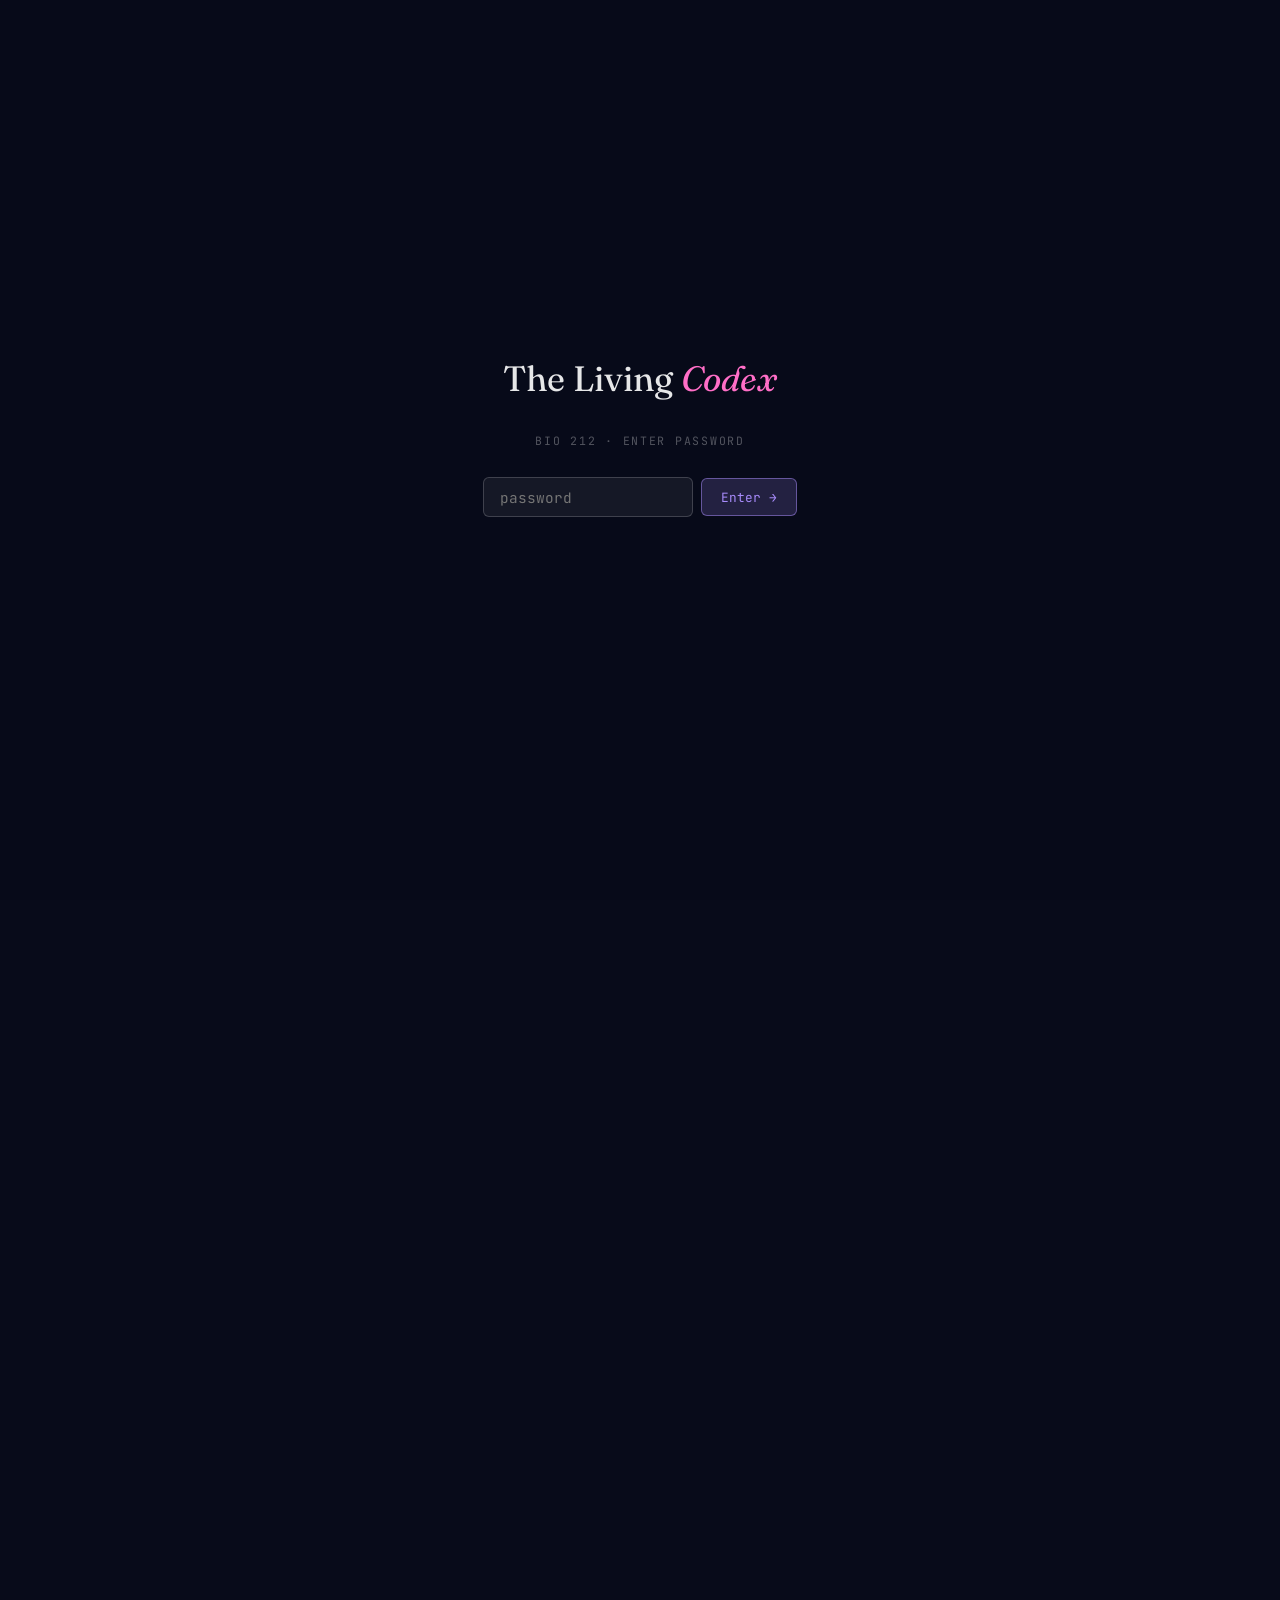
<file: index.html>
<!DOCTYPE html>
<html lang="en" class="pw-locked">
<head>
<meta charset="UTF-8">
<meta name="viewport" content="width=device-width, initial-scale=1.0">
<title>BIO 212 · The Living Codex</title>
<link rel="preconnect" href="https://fonts.googleapis.com">
<link rel="preconnect" href="https://fonts.gstatic.com" crossorigin>
<link href="https://fonts.googleapis.com/css2?family=Fraunces:ital,opsz,wght@0,9..144,300..900;1,9..144,300..900&family=Inter:wght@300;400;500;600;700&family=JetBrains+Mono:wght@400;600&display=swap" rel="stylesheet">
<link rel="stylesheet" href="styles.css">
<style>
.index-hero {
  min-height: 90vh; display:grid; place-items:center;
  text-align:center; padding:6rem 2rem 4rem; position:relative; overflow:hidden;
}
.index-hero-orbit {
  position:absolute; top:50%; left:50%;
  transform:translate(-50%,-50%);
  width:min(820px,92vw); height:min(820px,92vw);
  opacity:0.16; pointer-events:none; z-index:0;
}
.index-hero-orbit::before,.index-hero-orbit::after {
  content:''; position:absolute; inset:0;
  border:1px dashed rgba(100,255,218,0.4); border-radius:50%;
  animation:spin 80s linear infinite;
}
.index-hero-orbit::after {
  inset:16%; border-color:rgba(255,110,199,0.3);
  animation-duration:52s; animation-direction:reverse;
}
.index-hero-inner { position:relative; z-index:2; max-width:860px; }
.index-hero h1 {
  font-family:var(--serif); font-size:clamp(3rem,9vw,7.5rem);
  font-weight:300; line-height:0.93; letter-spacing:-0.03em;
  background:linear-gradient(135deg,#fff 0%,#a78bfa 50%,#64ffda 100%);
  -webkit-background-clip:text; background-clip:text; -webkit-text-fill-color:transparent;
  margin-bottom:1.5rem;
}
.index-hero h1 em {
  font-style:italic; font-weight:400;
  background:linear-gradient(135deg,#ff6ec7 0%,#ffd166 100%);
  -webkit-background-clip:text; background-clip:text; -webkit-text-fill-color:transparent;
}
.index-sub { font-size:clamp(1rem,1.5vw,1.22rem); color:var(--ink-soft); max-width:600px; margin:0 auto 2rem; font-weight:300; line-height:1.78; }
.hero-meta { font-family:var(--mono); font-size:0.78rem; color:var(--ink-dim); letter-spacing:0.15em; text-transform:uppercase; }
.hero-meta .dot { margin:0 1rem; color:var(--teal); }
.start-btn {
  display:inline-flex; align-items:center; gap:0.8rem; margin-top:2.5rem;
  font-family:var(--mono); font-size:0.78rem; letter-spacing:0.15em; text-transform:uppercase;
  color:var(--teal); padding:1rem 2.4rem; border:1px solid rgba(100,255,218,0.45);
  border-radius:999px; text-decoration:none; transition:all 0.3s;
  background:rgba(100,255,218,0.06);
}
.start-btn:hover { background:rgba(100,255,218,0.14); box-shadow:0 0 32px rgba(100,255,218,0.22); transform:translateY(-2px); }
.dna-float { position:absolute; inset:0; width:100%; height:100%; filter:drop-shadow(0 0 40px rgba(100,255,218,0.35)); }
.helix-rotate { transform-origin:center; animation:spin 32s linear infinite; }

.quick-ref { display:grid; grid-template-columns:repeat(auto-fit,minmax(260px,1fr)); gap:1.5rem; margin:2rem 0; }
.qr-card {
  background:var(--glass); border:1px solid var(--line); border-radius:var(--radius-sm);
  padding:1.6rem; transition:all 0.35s;
}
.qr-card:hover { transform:translateY(-5px); border-color:rgba(100,255,218,0.3); box-shadow:0 20px 60px -15px rgba(103,76,230,0.3); }
.qr-card h4 { margin:0 0 0.8rem; }

/* Module card pill accent colors */
.module-card.m01::after { content:''; position:absolute; inset:0; background:linear-gradient(135deg,rgba(100,255,218,0.04),transparent); border-radius:inherit; pointer-events:none; }
.module-card.m02::after { content:''; position:absolute; inset:0; background:linear-gradient(135deg,rgba(167,139,250,0.04),transparent); border-radius:inherit; pointer-events:none; }
.module-card.m03::after { content:''; position:absolute; inset:0; background:linear-gradient(135deg,rgba(255,209,102,0.04),transparent); border-radius:inherit; pointer-events:none; }
.module-card.m04::after { content:''; position:absolute; inset:0; background:linear-gradient(135deg,rgba(255,110,199,0.04),transparent); border-radius:inherit; pointer-events:none; }

/* Study tool strip — sits below module grid */
.exam-tools {
  display: grid;
  grid-template-columns: 1fr 1fr;
  gap: 1.2rem;
  margin: 0 0 3.5rem;
}
.tool-card {
  background: rgba(255,255,255,0.03);
  border: 1px solid rgba(255,255,255,0.08);
  border-radius: var(--radius-sm);
  padding: 1.5rem 1.8rem;
  text-decoration: none;
  display: flex;
  flex-direction: column;
  gap: 0.5rem;
  transition: all 0.3s cubic-bezier(0.16,1,0.3,1);
}
.tool-card:hover { transform: translateY(-4px); border-color: rgba(167,139,250,0.3); box-shadow: 0 20px 50px -15px rgba(103,76,230,0.25); }
.tool-tag { font-family: var(--mono); font-size: 0.62rem; letter-spacing: 0.28em; text-transform: uppercase; color: var(--ink-dim); }
.tool-title { font-family: var(--serif); font-size: 1.3rem; font-weight: 300; color: var(--ink); line-height: 1.2; }
.tool-title em { font-style: italic; }
.tool-desc { font-size: 0.85rem; color: var(--ink-soft); font-weight: 300; line-height: 1.65; margin: 0; flex-grow: 1; }
.tool-pills { display: flex; gap: 0.45rem; flex-wrap: wrap; margin-top: 0.4rem; }
.tool-cta { margin-top: 0.9rem; font-family: var(--mono); font-size: 0.68rem; letter-spacing: 0.14em; text-transform: uppercase; }

/* Exam 2 — module + topics side-by-side */
.exam2-grid {
  display: grid;
  grid-template-columns: 1fr 1fr;
  gap: 1.8rem;
  margin: 4rem 0 1.8rem;
  align-items: start;
}
.topics-card {
  background: rgba(255,138,138,0.04);
  border: 1px solid rgba(255,138,138,0.18);
  border-radius: var(--radius);
  padding: 2rem 2rem 2.2rem;
  display: flex;
  flex-direction: column;
  gap: 0.9rem;
}
.topics-card h4 { font-family: var(--mono); font-size: 0.68rem; letter-spacing: 0.25em; text-transform: uppercase; color: var(--coral); margin: 0; }
.topics-list { list-style: none; padding: 0; margin: 0; display: flex; flex-direction: column; gap: 0.55rem; }
.topics-list li { font-size: 0.88rem; color: var(--ink-soft); line-height: 1.55; padding-left: 1.2rem; position: relative; }
.topics-list li::before { content: '›'; position: absolute; left: 0; color: var(--coral); opacity: 0.7; font-weight: 600; }
.topics-list li strong { color: var(--ink); font-weight: 500; }
@media (max-width: 768px) {
  .exam-tools { grid-template-columns: 1fr; }
  .exam2-grid  { grid-template-columns: 1fr; }
}

/* hide content until auth */
html.pw-locked body > *:not(#pwGate):not(script) { visibility: hidden !important; }
</style>
<script>
(function(){
  var SESS_KEY = 'fc_auth_v2';
  if(sessionStorage.getItem(SESS_KEY) === '1'){
    document.documentElement.classList.remove('pw-locked');
  }
  window._pwUnlock = function(){
    document.documentElement.classList.remove('pw-locked');
    sessionStorage.setItem(SESS_KEY, '1');
  };
})();
</script>
</head>
<body>

<!-- PASSWORD GATE -->
<div id="pwGate" style="
  position:fixed;inset:0;z-index:9999;
  background:rgba(8,11,26,0.98);
  display:flex;flex-direction:column;align-items:center;justify-content:center;
  gap:1.2rem;backdrop-filter:blur(12px);
">
  <div style="font-family:'Fraunces',serif;font-size:2.2rem;color:rgba(255,255,255,0.9);">The Living <em>Codex</em></div>
  <div style="font-family:'JetBrains Mono',monospace;font-size:.72rem;color:rgba(255,255,255,0.3);letter-spacing:.15em;text-transform:uppercase;">BIO 212 · Enter Password</div>
  <div style="display:flex;gap:.5rem;align-items:center;margin-top:.4rem;">
    <input id="pwInput" type="password" placeholder="password" autocomplete="off"
      style="
        font-family:'JetBrains Mono',monospace;font-size:.9rem;
        background:rgba(255,255,255,0.06);border:1px solid rgba(255,255,255,0.18);
        border-radius:6px;padding:.6rem 1rem;color:#fff;outline:none;
        width:210px;transition:border-color .2s;
      "
      onkeydown="if(event.key==='Enter')_checkPw()"
      oninput="document.getElementById('pwErr').style.opacity='0'"
    />
    <button onclick="_checkPw()" style="
      font-family:'JetBrains Mono',monospace;font-size:.8rem;
      padding:.6rem 1.2rem;border-radius:6px;cursor:pointer;
      background:rgba(167,139,250,0.18);border:1px solid rgba(167,139,250,0.5);
      color:#a78bfa;transition:all .15s;
    " onmouseover="this.style.background='rgba(167,139,250,0.3)'"
       onmouseout="this.style.background='rgba(167,139,250,0.18)'">Enter →</button>
  </div>
  <div id="pwErr" style="font-family:'JetBrains Mono',monospace;font-size:.7rem;color:#ff6ec7;opacity:0;transition:opacity .2s;height:1rem;">Incorrect password.</div>
</div>
<script>
(function(){
  var PW = 'premed';
  var SESS_KEY = 'fc_auth_v2';
  if(sessionStorage.getItem(SESS_KEY) === '1'){
    document.getElementById('pwGate').style.display = 'none';
  } else {
    setTimeout(function(){ document.getElementById('pwInput').focus(); }, 80);
  }
  window._checkPw = function(){
    var v = document.getElementById('pwInput').value;
    if(v === PW){
      window._pwUnlock();
      var g = document.getElementById('pwGate');
      g.style.transition = 'opacity .4s';
      g.style.opacity = '0';
      setTimeout(function(){ g.style.display = 'none'; }, 420);
    } else {
      document.getElementById('pwErr').style.opacity = '1';
      document.getElementById('pwInput').value = '';
      document.getElementById('pwInput').focus();
    }
  };
})();
</script>

<div class="progress-bar" id="progress-bar"></div>
<div class="aurora"></div>
<div class="grain"></div>
<div id="stars" style="position:fixed;inset:0;z-index:-2;overflow:hidden;pointer-events:none;"></div>

<!-- ══════ HERO ══════ -->
<header class="index-hero">
  <div class="index-hero-orbit">
    <svg class="dna-float" viewBox="0 0 600 600">
      <defs>
        <linearGradient id="sg1" x1="0%" y1="0%" x2="100%" y2="100%">
          <stop offset="0%" stop-color="#64ffda"/><stop offset="100%" stop-color="#a78bfa"/>
        </linearGradient>
        <linearGradient id="sg2" x1="0%" y1="0%" x2="100%" y2="100%">
          <stop offset="0%" stop-color="#ff6ec7"/><stop offset="100%" stop-color="#ffd166"/>
        </linearGradient>
      </defs>
      <g class="helix-rotate">
        <path d="M300,50 Q400,150 300,250 Q200,350 300,450 Q400,550 300,650" stroke="url(#sg1)" stroke-width="3.5" fill="none"/>
        <path d="M300,50 Q200,150 300,250 Q400,350 300,450 Q200,550 300,650" stroke="url(#sg2)" stroke-width="3.5" fill="none"/>
        <g stroke="#64ffda" stroke-width="1.5" opacity="0.45">
          <line x1="262" y1="92"  x2="338" y2="92"/>
          <line x1="238" y1="133" x2="362" y2="133"/>
          <line x1="224" y1="172" x2="376" y2="172"/>
          <line x1="238" y1="212" x2="362" y2="212"/>
          <line x1="262" y1="252" x2="338" y2="252"/>
          <line x1="262" y1="292" x2="338" y2="292"/>
          <line x1="238" y1="332" x2="362" y2="332"/>
          <line x1="224" y1="372" x2="376" y2="372"/>
          <line x1="238" y1="412" x2="362" y2="412"/>
          <line x1="262" y1="452" x2="338" y2="452"/>
        </g>
      </g>
    </svg>
  </div>

  <div class="index-hero-inner">
    <div class="eyebrow">· BIO 212 · The Living Codex ·</div>
    <h1>The Architecture<br><em>of Being Alive</em></h1>
    <p class="index-sub">A visual field guide to Development, Evolution, and the deep history of life — crafted for one purpose: genuine understanding that carries you through every exam.</p>
    <div class="hero-meta">
      <span>6 Modules</span><span class="dot">●</span>
      <span>60+ Diagrams</span><span class="dot">●</span>
      <span>Interactive Simulations</span><span class="dot">●</span>
      <span>Tiered Learning Goals</span>
    </div>
    <a href="module-01.html" class="start-btn">Begin Module 01 →</a>
  </div>
</header>

<!-- ══════ MODULE CARDS ══════ -->
<main class="container">

  <!-- ── EXAM 1 ── -->
  <div class="divider reveal">
    <span style="background:linear-gradient(90deg,var(--teal),var(--violet));-webkit-background-clip:text;background-clip:text;-webkit-text-fill-color:transparent;font-weight:700;letter-spacing:.06em;">Exam 1</span>
    <span style="font-size:.8em;font-weight:400;color:var(--ink-dim);margin-left:.6rem;">Modules 01–05 · Development, Evolution &amp; Protostomes</span>
  </div>

  <div class="index-modules" style="margin-bottom:1.8rem;">

    <a href="module-01.html" class="module-card m01 reveal reveal-item delay-1">
      <div class="mc-num">Module 01</div>
      <div class="mc-title">Principles of <em>Development</em></div>
      <p class="mc-desc">Central dogma, body axes, differential gene expression, cytoplasmic determinants — and how Drosophila builds a body from maternal gradients through Hox genes.</p>
      <div style="display:flex;gap:0.5rem;flex-wrap:wrap;margin-top:0.6rem;">
        <span class="pill teal">Bicoid Gradient</span>
        <span class="pill violet">Hox Genes</span>
        <span class="pill">Gene Cascades</span>
        <span class="pill">Transcription Factors</span>
      </div>
      <div class="mc-arrow">Start Module 01</div>
    </a>

    <a href="module-02.html" class="module-card m02 reveal reveal-item delay-2">
      <div class="mc-num">Module 02</div>
      <div class="mc-title">Animal <em>Development</em></div>
      <p class="mc-desc">Sperm &amp; egg anatomy, fertilization, cleavage, gastrulation, germ layers, neurulation, neural crest cells, and somitogenesis — from sea urchin to human.</p>
      <div style="display:flex;gap:0.5rem;flex-wrap:wrap;margin-top:0.6rem;">
        <span class="pill violet">Fertilisation</span>
        <span class="pill rose">Germ Layers</span>
        <span class="pill">Neural Tube</span>
        <span class="pill">Somites</span>
      </div>
      <div class="mc-arrow">Start Module 02</div>
    </a>

    <a href="module-03.html" class="module-card m03 reveal reveal-item delay-3">
      <div class="mc-num">Module 03</div>
      <div class="mc-title">Evolutionary <em>Processes</em></div>
      <p class="mc-desc">Hardy-Weinberg equilibrium, natural selection (directional, stabilising, balancing, disruptive), genetic drift, gene flow, mutation — with interactive simulations.</p>
      <div style="display:flex;gap:0.5rem;flex-wrap:wrap;margin-top:0.6rem;">
        <span class="pill teal">H-W Sim</span>
        <span class="pill gold">Drift Sim</span>
        <span class="pill">4 Selection Types</span>
      </div>
      <div class="mc-arrow">Start Module 03</div>
    </a>

    <a href="module-04.html" class="module-card m04 reveal reveal-item delay-4">
      <div class="mc-num">Module 04</div>
      <div class="mc-title">Speciation &amp; <em>History of Life</em></div>
      <p class="mc-desc">Species concepts, reproductive barriers, phylogenetic trees, fossil record biases, geological timeline from 4,600 mya to today, homology vs homoplasy, Hox duplication.</p>
      <div style="display:flex;gap:0.5rem;flex-wrap:wrap;margin-top:0.6rem;">
        <span class="pill violet">Phylogenetics</span>
        <span class="pill lime">Fossil Record</span>
        <span class="pill rose">3 Species Concepts</span>
      </div>
      <div class="mc-arrow">Start Module 04</div>
    </a>

    <a href="module-05.html" class="module-card reveal reveal-item delay-5" style="border-color:rgba(125,211,252,0.25);background:linear-gradient(135deg,rgba(125,211,252,0.04),rgba(167,139,250,0.03));">
      <div class="mc-num" style="color:var(--sky);">Module 05</div>
      <div class="mc-title">Animal Diversity: <em>Protostomes</em></div>
      <p class="mc-desc">Animal characteristics, body plans, and protostome phylogeny — Lophotrochozoa (Platyhelminthes, Annelida, Mollusca) and Ecdysozoa (Nematoda, Arthropoda) with full phylum comparisons.</p>
      <div style="display:flex;gap:0.5rem;flex-wrap:wrap;margin-top:0.6rem;">
        <span class="pill teal">Body Plans</span>
        <span class="pill violet">Lophotrochozoa</span>
        <span class="pill">Ecdysozoa</span>
        <span class="pill">28 Quiz Qs</span>
      </div>
      <div class="mc-arrow">Start Module 05</div>
    </a>

  </div>

  <!-- Exam 1 study tools -->
  <div class="exam-tools reveal">
    <a href="flashcards.html" class="tool-card" style="border-color:rgba(167,139,250,0.25);">
      <div class="tool-tag">Study Tool</div>
      <div class="tool-title">Interactive <em>Flashcards</em></div>
      <p class="tool-desc">218 cards spanning all six modules — terminology, mechanisms, and learning objectives. Filter by module or category, flip to reveal, track what you know.</p>
      <div class="tool-pills">
        <span class="pill violet">218 Cards</span>
        <span class="pill teal">All 6 Modules</span>
        <span class="pill">Flip &amp; Filter</span>
      </div>
      <div class="tool-cta" style="color:var(--violet);">Open Flashcards →</div>
    </a>
    <a href="exam.html" class="tool-card" style="border-color:rgba(255,209,102,0.25);">
      <div class="tool-tag">Practice Exam 1</div>
      <div class="tool-title">Exam 1 <em>Practice</em></div>
      <p class="tool-desc">106 exam-quality MCQs covering Modules 01–05. Filter by module, set your question count, get instant feedback with full explanations. Randomized every time.</p>
      <div class="tool-pills">
        <span class="pill" style="border-color:rgba(255,209,102,0.4);color:var(--gold);">106 Questions</span>
        <span class="pill" style="border-color:rgba(255,138,138,0.4);color:var(--coral);">Randomized</span>
        <span class="pill">Instant Feedback</span>
      </div>
      <div class="tool-cta" style="color:var(--gold);">Take Practice Exam →</div>
    </a>
  </div>

  <!-- ── EXAM 2 ── -->
  <div class="divider reveal" style="margin-top:1rem;">
    <span style="background:linear-gradient(90deg,var(--coral),var(--gold));-webkit-background-clip:text;background-clip:text;-webkit-text-fill-color:transparent;font-weight:700;letter-spacing:.06em;">Exam 2</span>
    <span style="font-size:.8em;font-weight:400;color:var(--ink-dim);margin-left:.6rem;">Module 06 · Deuterostomes &amp; Vertebrate Evolution</span>
  </div>

  <div class="exam2-grid reveal">

    <a href="module-06.html" class="module-card reveal reveal-item delay-1" style="border-color:rgba(255,138,138,0.35);background:linear-gradient(135deg,rgba(255,138,138,0.06),rgba(255,209,102,0.03));margin:0;">
      <div class="mc-num" style="color:var(--coral);">Module 06</div>
      <div class="mc-title">Animal Diversity: <em>Deuterostomes</em></div>
      <p class="mc-desc">Echinoderm body plan, chordate synapomorphies, vertebrate phylogeny, extra-embryonic membranes, evolution of jaws and limbs — from sea stars to primates.</p>
      <div style="display:flex;gap:0.5rem;flex-wrap:wrap;margin-top:0.6rem;">
        <span class="pill" style="border-color:rgba(255,138,138,0.4);color:var(--coral);">Chordata</span>
        <span class="pill teal">Echinodermata</span>
        <span class="pill gold">Vertebrate Evolution</span>
        <span class="pill">Amniotic Egg</span>
      </div>
      <div class="mc-arrow" style="color:var(--coral);">Start Module 06</div>
    </a>

    <div class="topics-card reveal reveal-item delay-2">
      <h4>What's covered in M06</h4>
      <ul class="topics-list">
        <li><strong>Deuterostome synapomorphies</strong> — radial cleavage, enterocoely, blastopore → anus</li>
        <li><strong>Echinodermata</strong> — water vascular system, pentaradial symmetry, CaCO₃ endoskeleton; 5 classes</li>
        <li><strong>Chordate synapomorphies</strong> — notochord, dorsal hollow nerve cord, pharyngeal slits, post-anal tail; 3 subphyla</li>
        <li><strong>Vertebrate innovations timeline</strong> — cranium → jaws → bony endoskeleton → lungs → limbs → amniotic egg → endothermy</li>
        <li><strong>7 vertebrate lineages</strong> — hagfishes, sharks, ray-finned fish, lobe-fins, amphibians, mammals (3 types), reptiles + birds</li>
        <li><strong>Convergent evolution</strong> — flight (3×), viviparity (100×), endothermy (2×), limb loss</li>
      </ul>
    </div>

  </div>

  <!-- Quick Reference -->
  <div class="divider reveal">Quick reference</div>
  <div class="quick-ref reveal">
    <div class="qr-card">
      <h4>H-W Equilibrium</h4>
      <div class="formula" style="font-size:0.95rem;padding:0.8rem 1rem;margin:0.5rem 0;">
        p + q = 1<br>p² + 2pq + q² = 1
      </div>
      <p style="font-size:0.85rem;margin:0;color:var(--ink-dim);">q = √(freq aa) → p = 1−q → 2pq = heterozygote frequency</p>
    </div>
    <div class="qr-card">
      <h4>Germ Layer Cheatsheet</h4>
      <p style="font-size:0.9rem;margin:0.3rem 0;"><span class="ecto">Ecto</span> = outside → skin, CNS, sense organs</p>
      <p style="font-size:0.9rem;margin:0.3rem 0;"><span class="meso">Meso</span> = middle → muscle, bone, kidneys, heart</p>
      <p style="font-size:0.9rem;margin:0.3rem 0;"><span class="endo">Endo</span> = inside → gut, liver, lungs, pancreas</p>
    </div>
    <div class="qr-card">
      <h4>4 Evolutionary Processes</h4>
      <ol style="font-size:0.9rem;padding-left:1.2rem;margin:0;line-height:1.9;">
        <li>Natural selection</li>
        <li>Genetic drift</li>
        <li>Gene flow</li>
        <li>Mutation</li>
      </ol>
    </div>
    <div class="qr-card">
      <h4>Life's Timeline (mya)</h4>
      <div style="font-size:0.82rem;line-height:1.85;">
        <div><span style="color:var(--gold);font-family:var(--mono);">4,600</span> Earth forms</div>
        <div><span style="color:var(--gold);font-family:var(--mono);">3,800</span> First life</div>
        <div><span style="color:var(--gold);font-family:var(--mono);">540</span> Cambrian explosion</div>
        <div><span style="color:var(--gold);font-family:var(--mono);">375</span> First amphibians</div>
        <div><span style="color:var(--gold);font-family:var(--mono);">0.3</span> <em>Homo sapiens</em></div>
      </div>
    </div>
  </div>

</main>

<footer>
  <div class="foot-inner">
    <div class="foot-title">The Living Codex</div>
    <p>Crafted for BIO 212 · Every diagram built in SVG · Study hard, trust the process.</p>
    <div class="foot-marks">☽ ✦ ☾</div>
  </div>
</footer>

<script src="shared.js"></script>
<script>
  document.addEventListener('DOMContentLoaded', () => {
    if (typeof initPage === 'function') initPage({});
  });
</script>
</body>
</html>
</file>
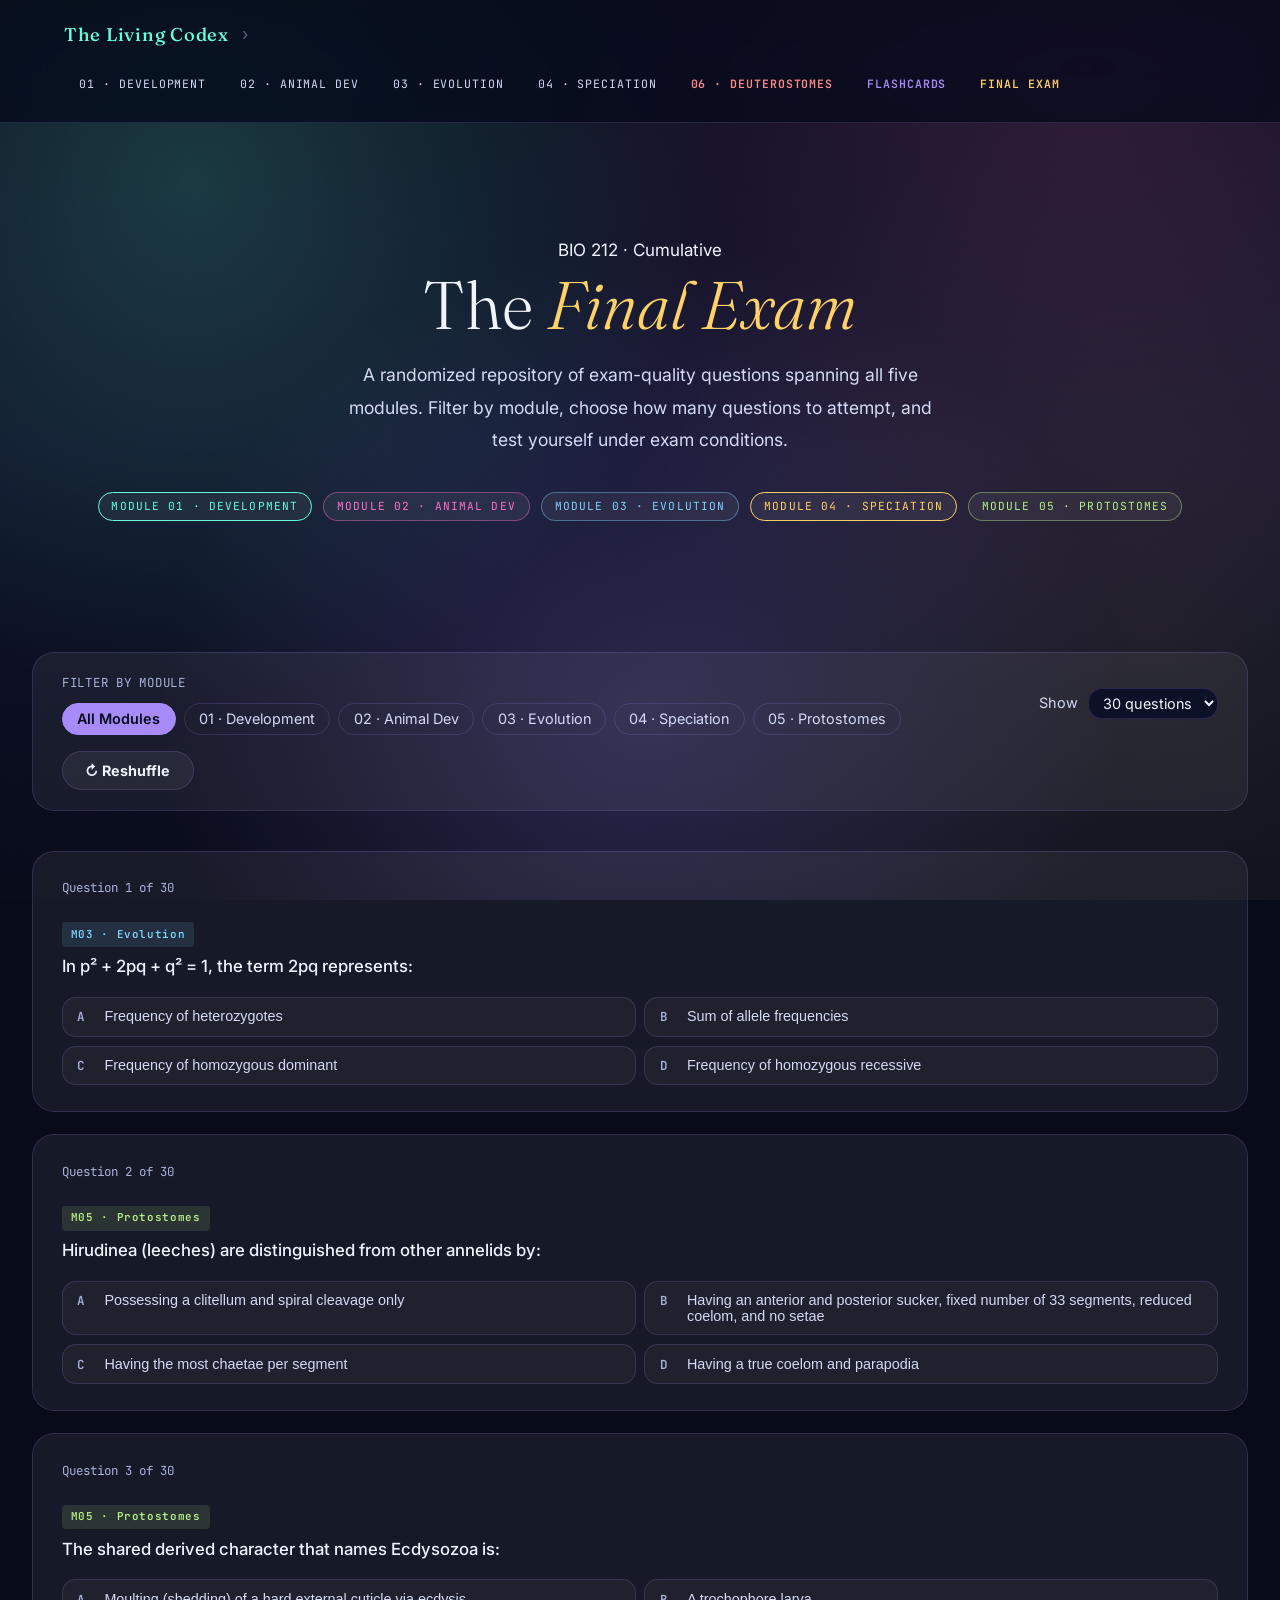
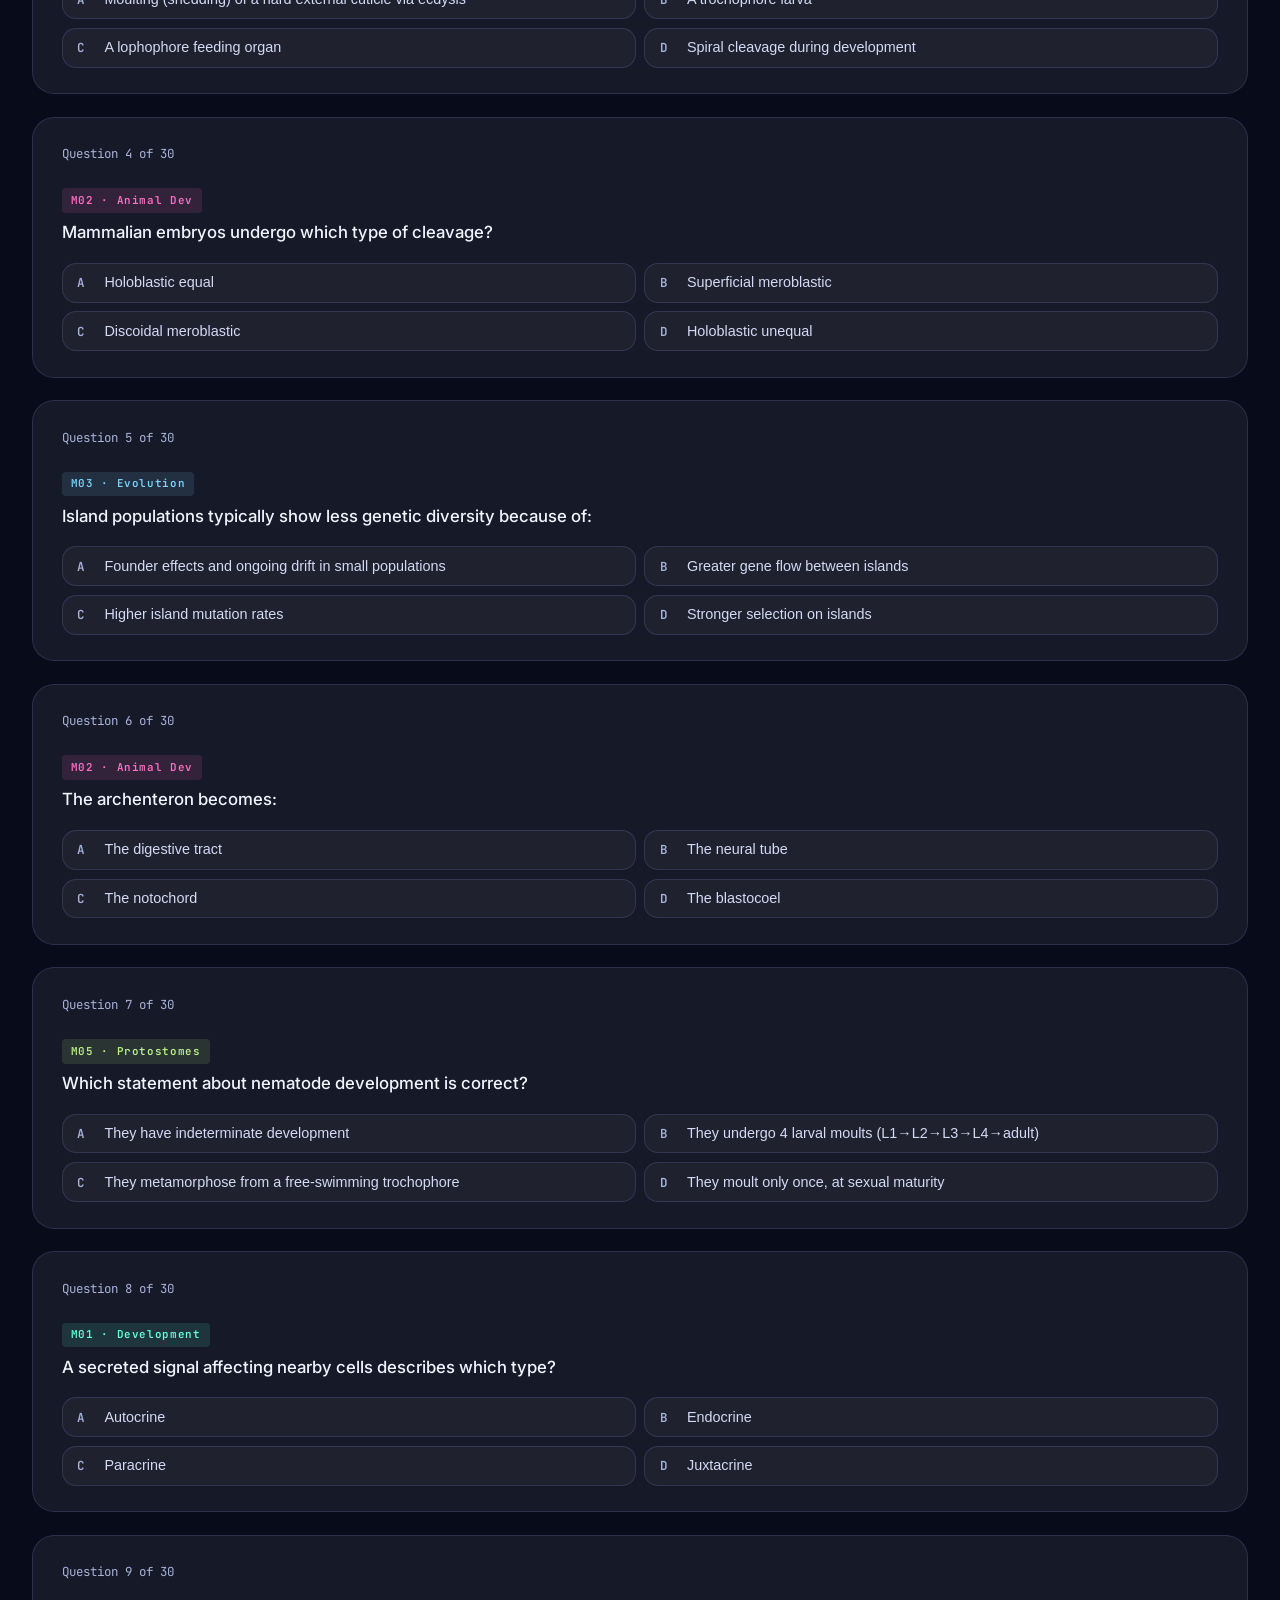
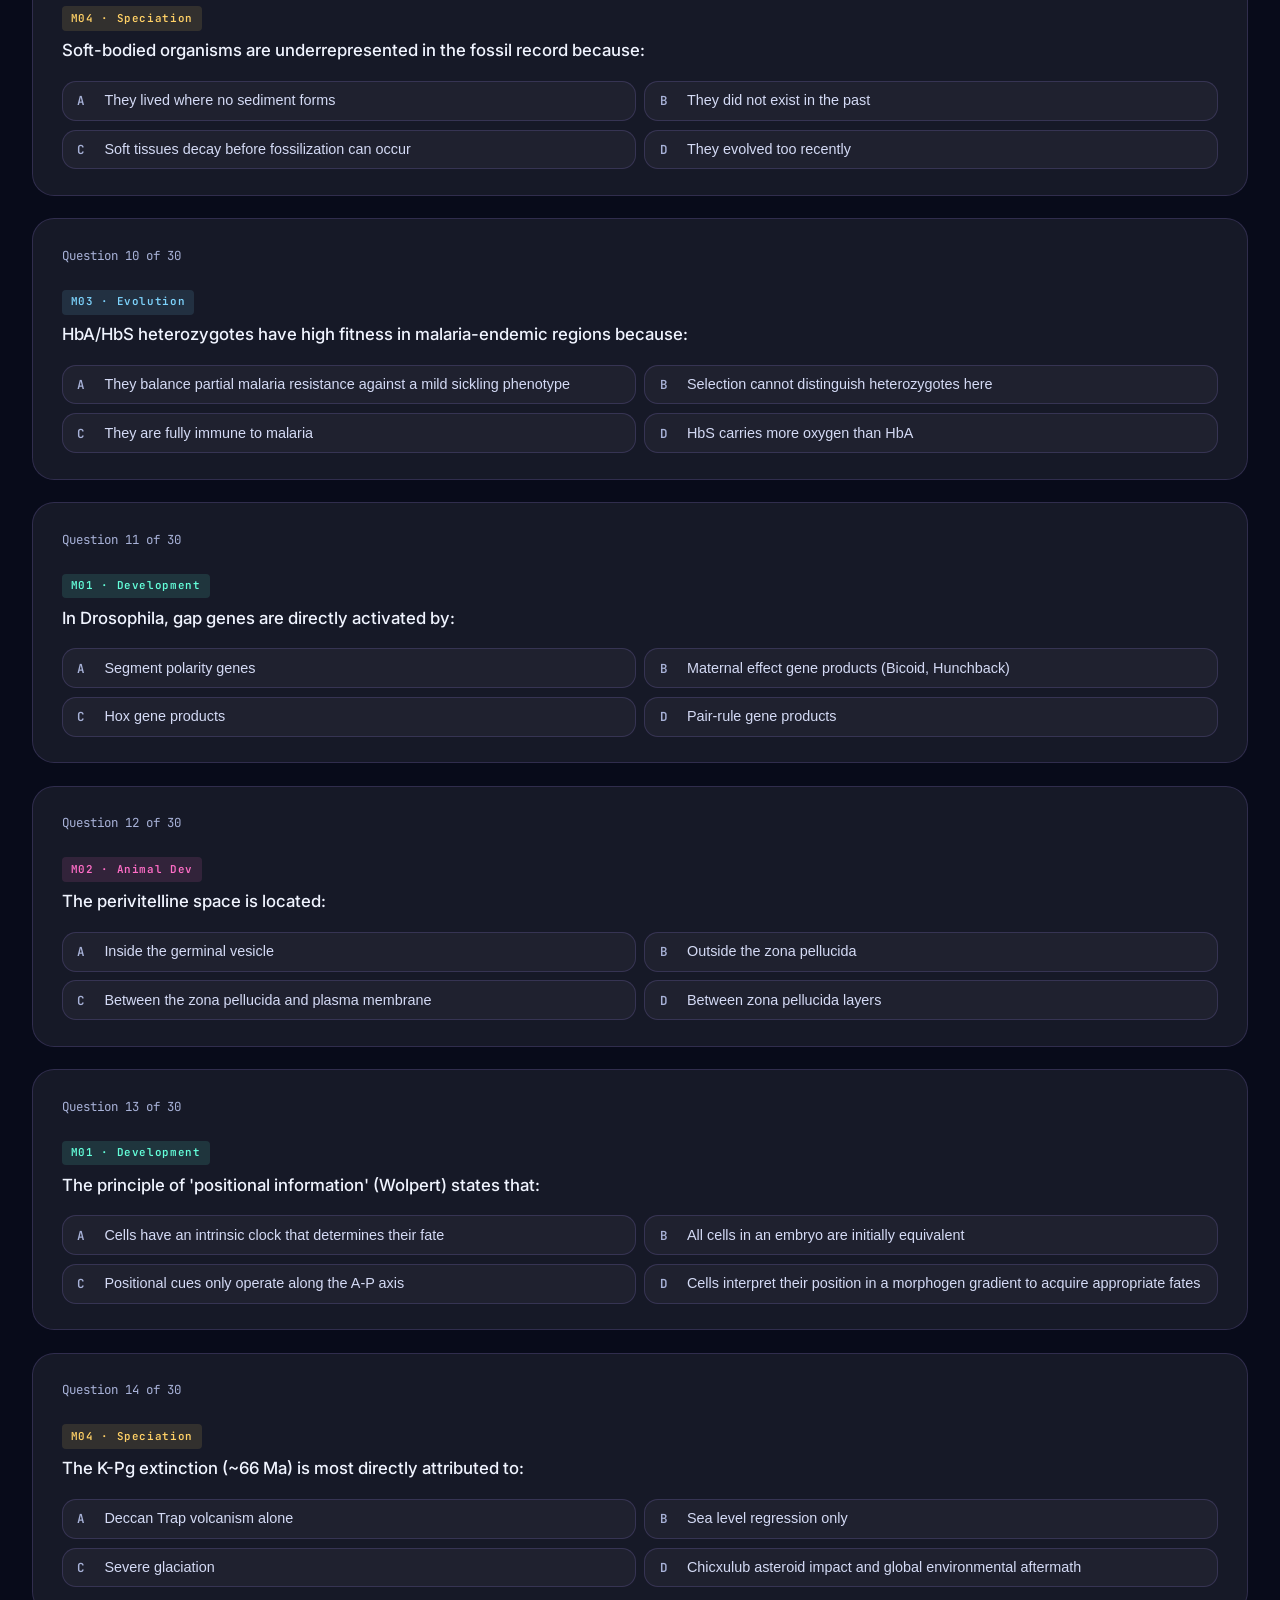
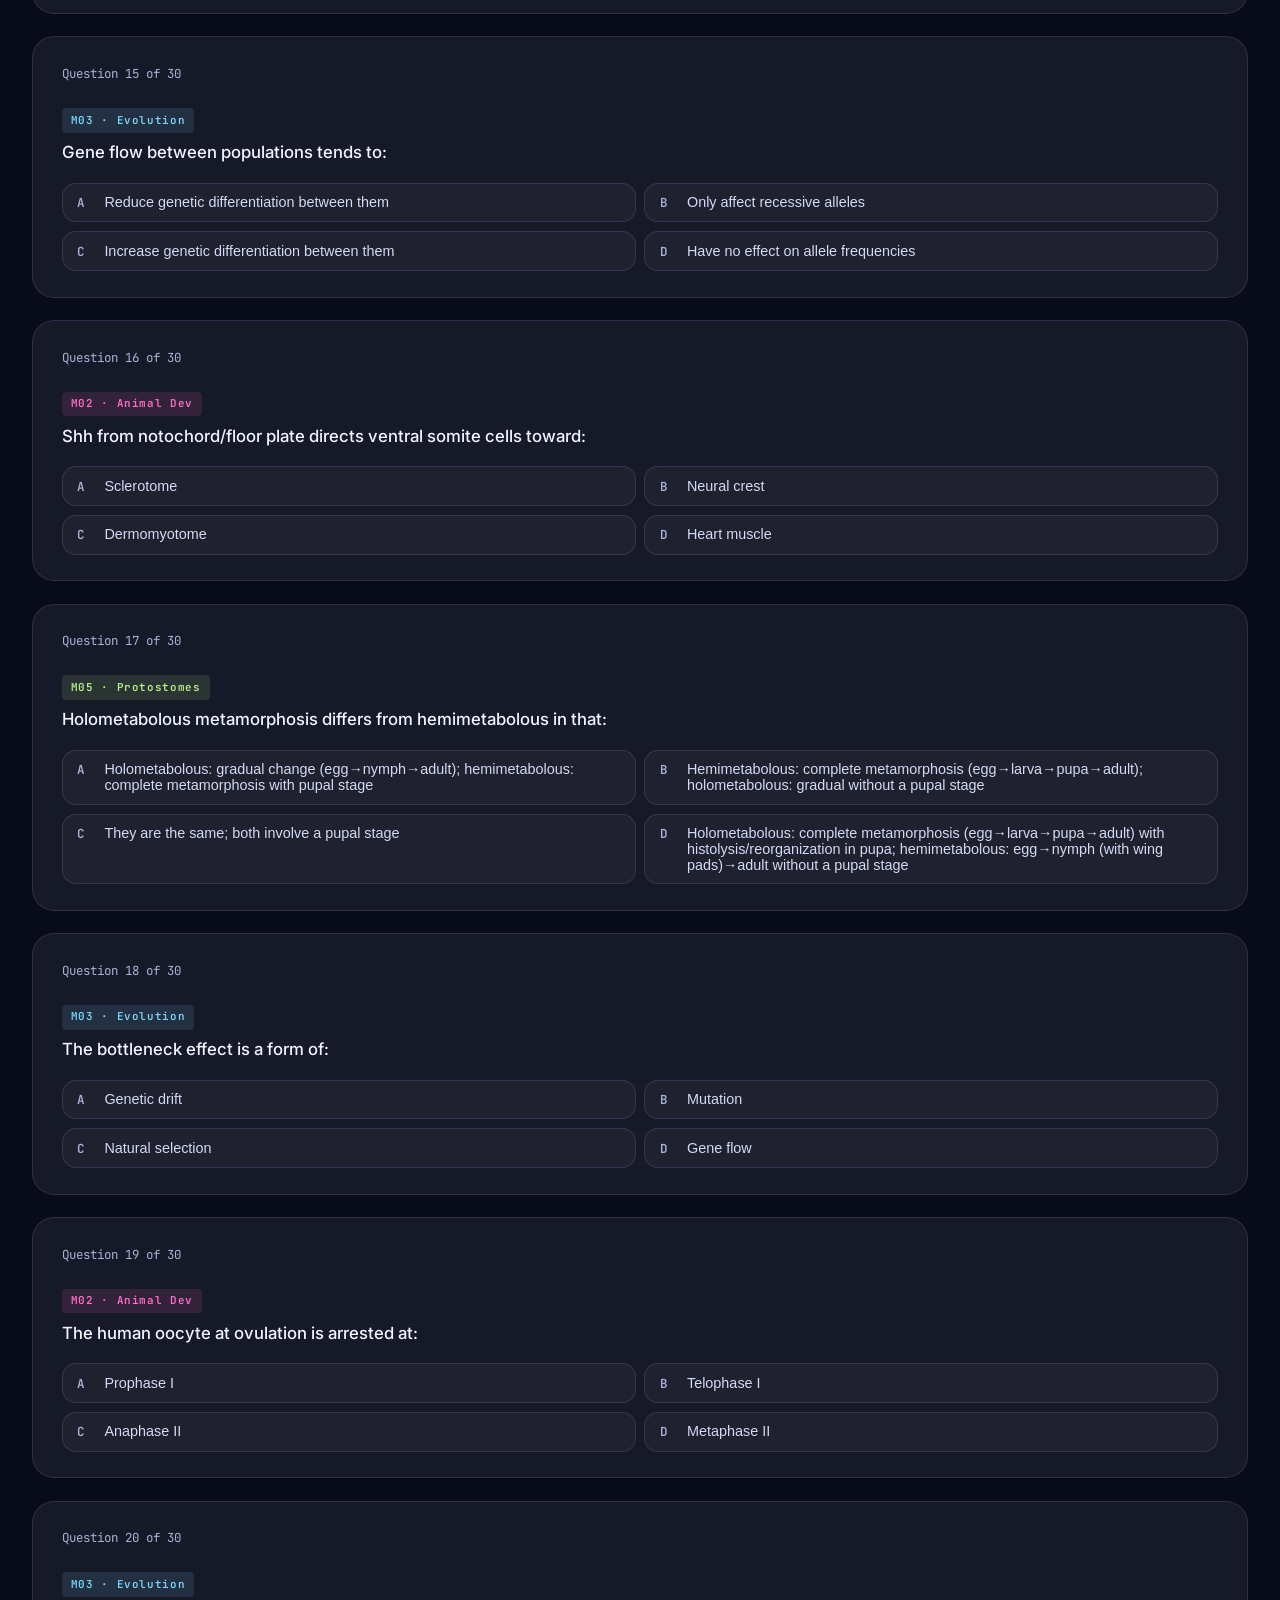
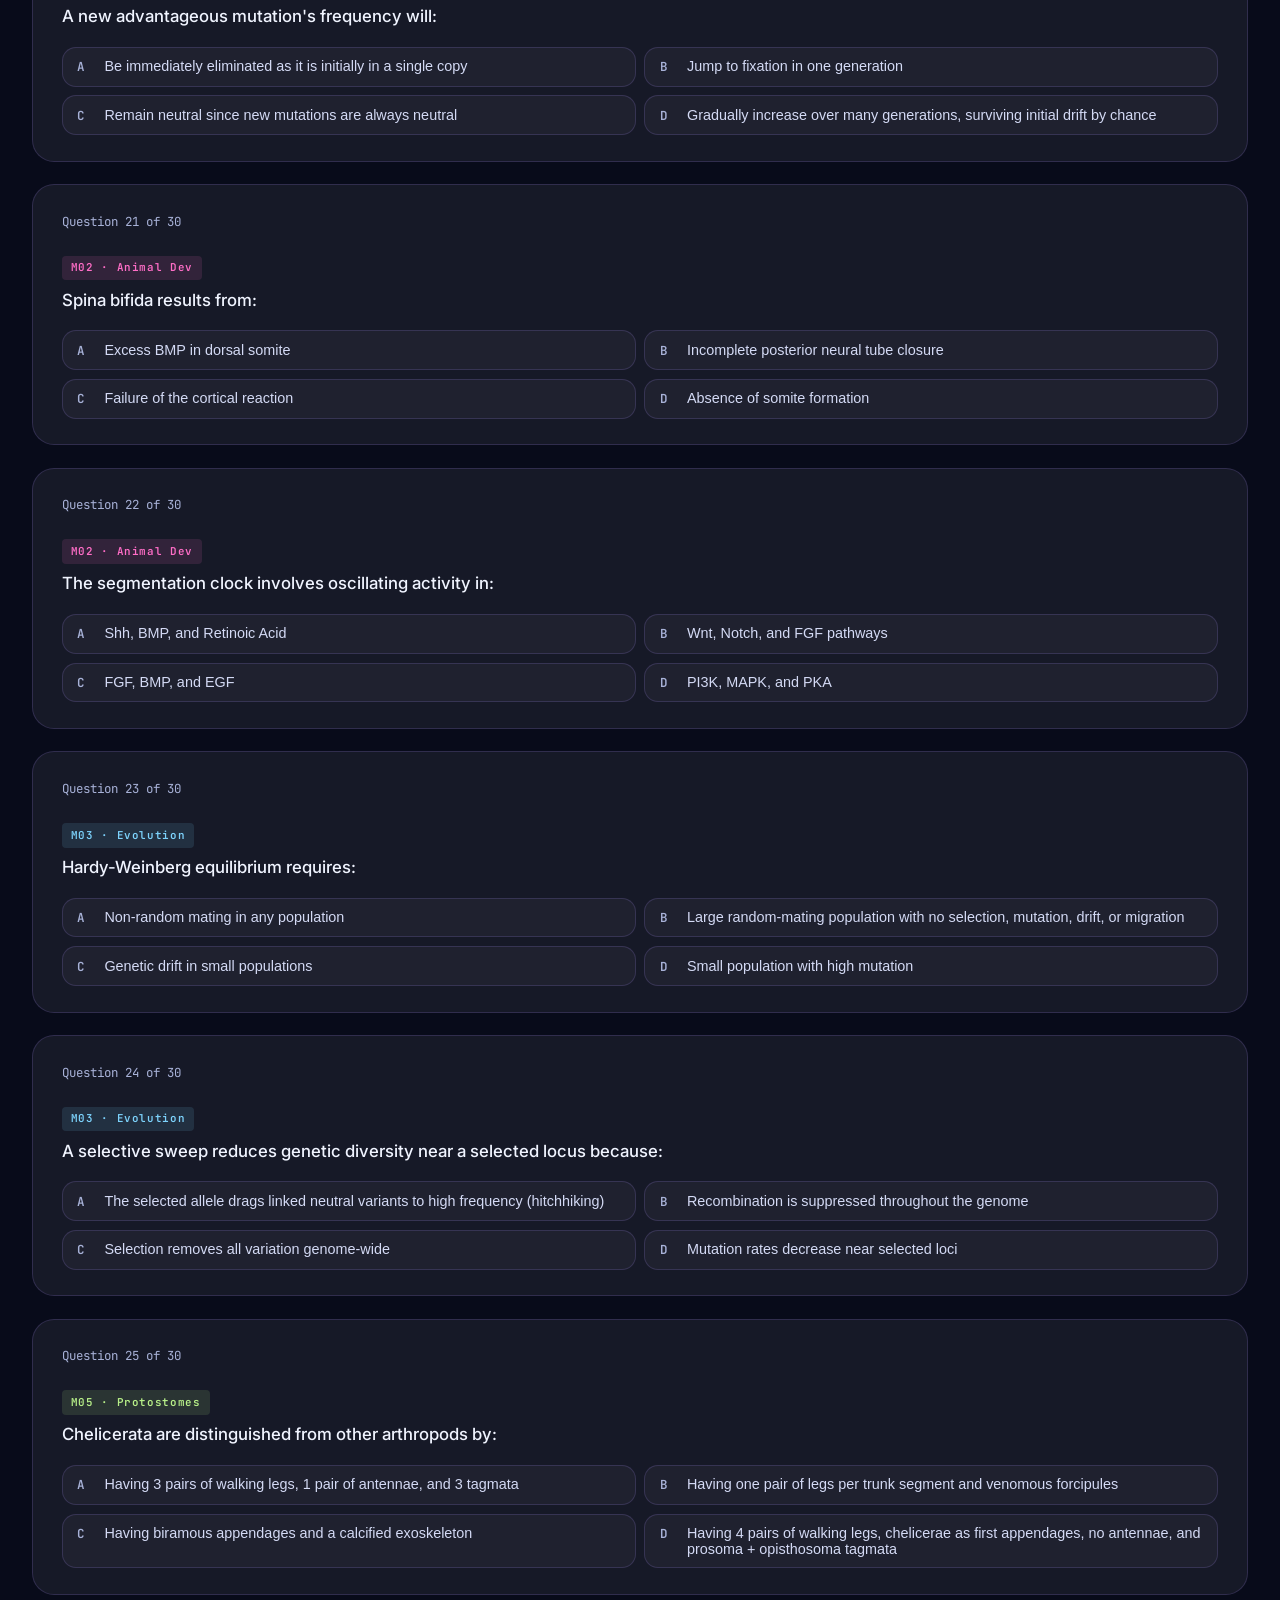
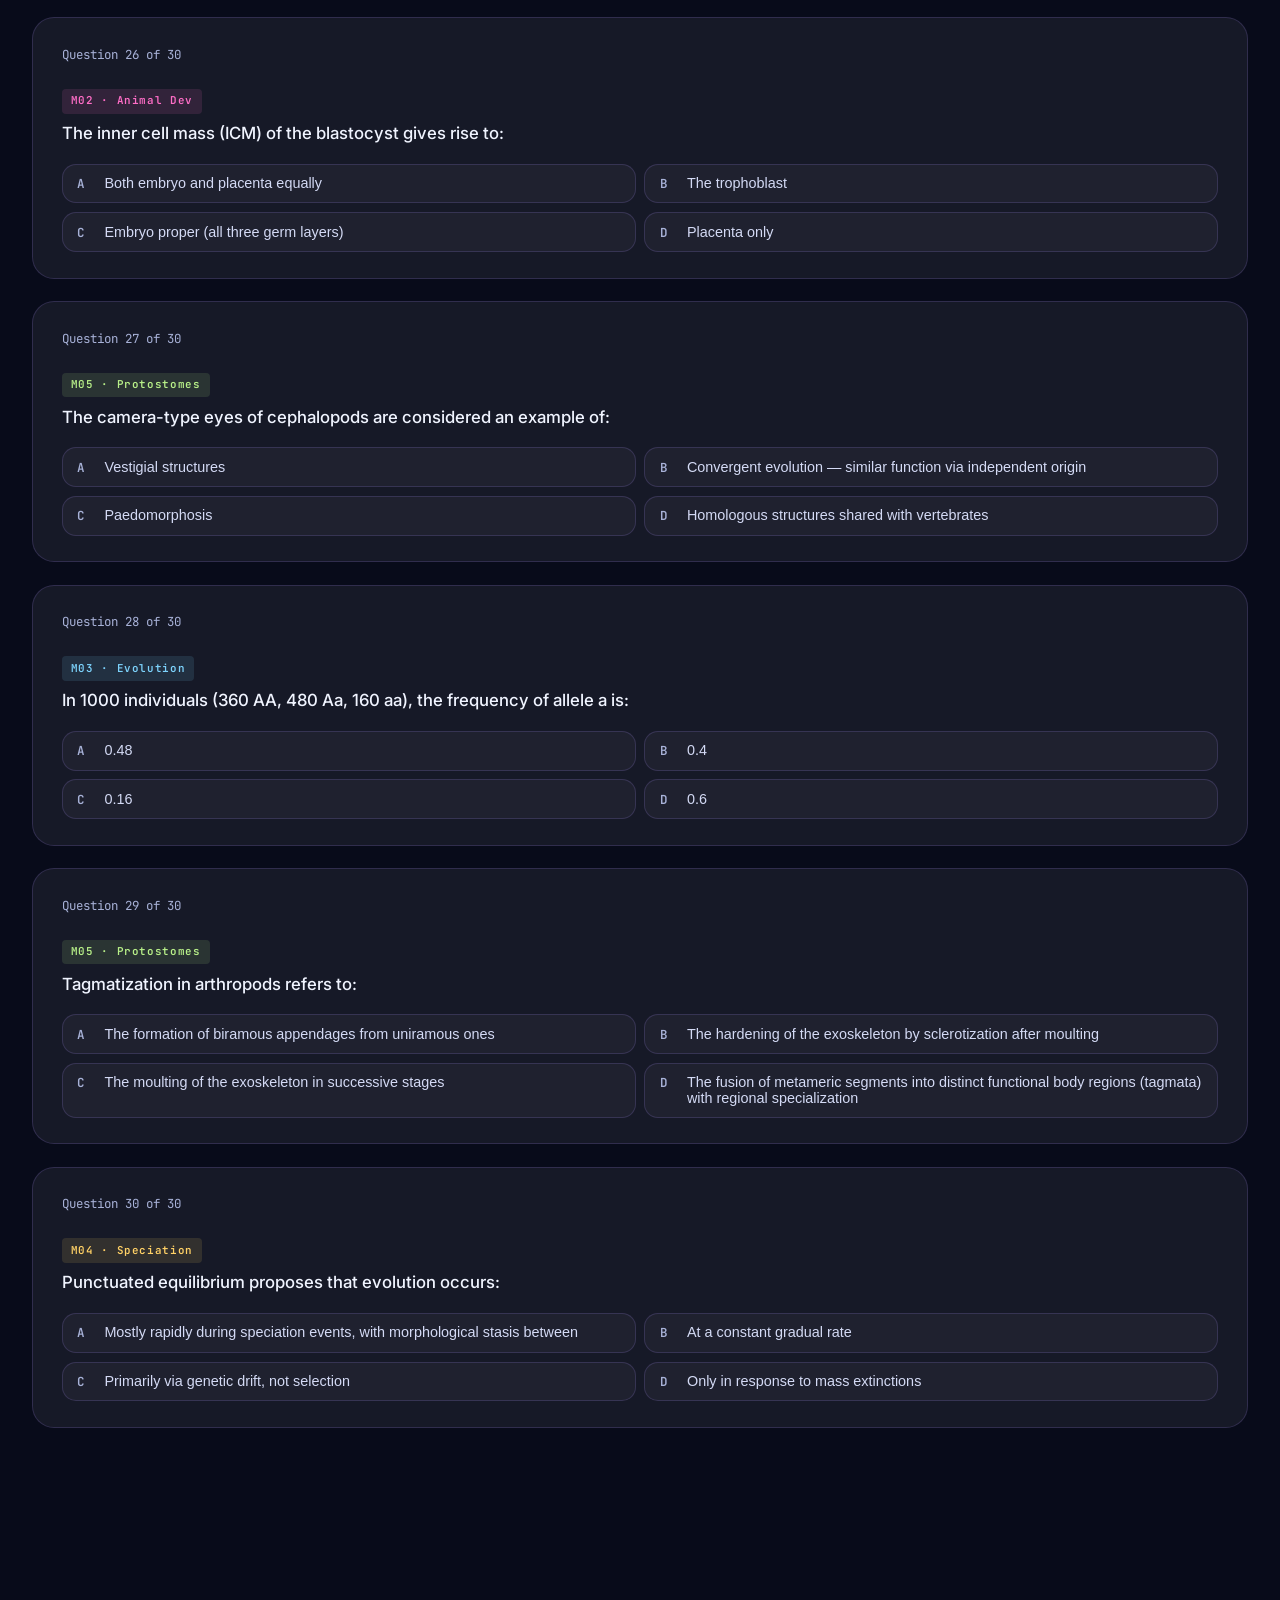
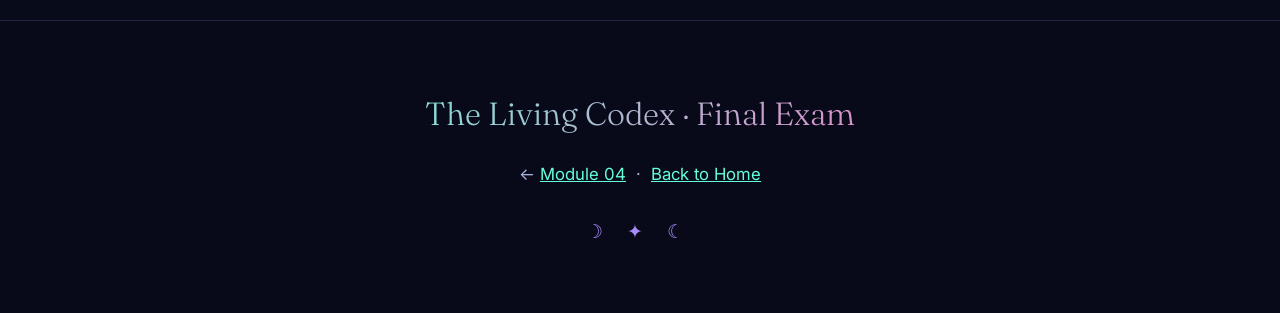
<file: exam.html>
<!DOCTYPE html>
<html lang="en">
<head>
<meta charset="UTF-8">
<meta name="viewport" content="width=device-width, initial-scale=1.0">
<title>Final Exam · BIO 212 · The Living Codex</title>
<link rel="preconnect" href="https://fonts.googleapis.com">
<link rel="preconnect" href="https://fonts.gstatic.com" crossorigin>
<link href="https://fonts.googleapis.com/css2?family=Fraunces:ital,opsz,wght@0,9..144,300..900;1,9..144,300..900&family=Inter:wght@300;400;500;600;700&family=JetBrains+Mono:wght@400;600&display=swap" rel="stylesheet">
<link rel="stylesheet" href="styles.css">
<style>
  /* ── Exam-page specific styles ── */
  .exam-hero {
    text-align: center;
    padding: 7rem 2rem 4rem;
  }
  .exam-hero h1 { font-family: var(--serif); font-size: clamp(2.4rem,6vw,4.2rem); font-weight: 300; line-height: 1.15; margin-bottom: 1rem; }
  .exam-hero h1 em { color: var(--gold); font-style: italic; }
  .exam-hero p { color: var(--ink-soft); max-width: 600px; margin: 0 auto 2rem; font-size: 1.1rem; }

  .exam-controls-bar {
    display: flex; flex-wrap: wrap; align-items: center;
    gap: 1rem; justify-content: space-between;
    background: var(--glass);
    border: 1px solid var(--line);
    border-radius: var(--radius);
    padding: 1.2rem 1.8rem;
    margin-bottom: 2.5rem;
  }
  .exam-filter-group {
    display: flex; flex-wrap: wrap; gap: 0.5rem;
  }
  .filter-pill {
    display: inline-flex; align-items: center; gap: 0.4rem;
    padding: 0.4rem 0.9rem;
    border-radius: 100px;
    border: 1px solid var(--line);
    background: transparent;
    color: var(--ink-soft); font-size: var(--text-sm);
    cursor: pointer; transition: all 0.18s;
    font-family: var(--sans);
  }
  .filter-pill:hover { border-color: var(--violet); color: var(--ink); }
  .filter-pill.active { background: var(--violet); border-color: var(--violet); color: #080b1a; font-weight: 600; }
  .filter-pill[data-mod="1"].active  { background: var(--teal); border-color: var(--teal); }
  .filter-pill[data-mod="2"].active  { background: var(--rose); border-color: var(--rose); }
  .filter-pill[data-mod="3"].active  { background: var(--sky); border-color: var(--sky); }
  .filter-pill[data-mod="4"].active  { background: var(--gold); border-color: var(--gold); }

  .exam-count-select {
    display: flex; align-items: center; gap: 0.6rem;
    color: var(--ink-soft); font-size: var(--text-sm);
  }
  .exam-count-select select {
    background: var(--bg-2); border: 1px solid var(--line);
    color: var(--ink); border-radius: var(--radius-sm);
    padding: 0.3rem 0.6rem; font-family: var(--sans);
    font-size: var(--text-sm); cursor: pointer;
  }

  .module-tag {
    display: inline-block;
    font-family: var(--mono); font-size: 0.68rem;
    padding: 0.15rem 0.55rem; border-radius: 4px;
    margin-bottom: 0.4rem; font-weight: 600;
    letter-spacing: 0.06em;
  }
  .module-tag.m1 { background: rgba(100,255,218,0.12); color: var(--teal); }
  .module-tag.m2 { background: rgba(255,110,199,0.12); color: var(--rose); }
  .module-tag.m3 { background: rgba(125,211,252,0.12); color: var(--sky); }
  .module-tag.m4 { background: rgba(255,209,102,0.12); color: var(--gold); }

  .exam-progress {
    font-family: var(--mono); font-size: var(--text-xs);
    color: var(--ink-dim); margin-bottom: 0.4rem;
  }

  #exam-summary {
    display: none;
    text-align: center;
    padding: 3rem 2rem;
    background: var(--glass);
    border: 1px solid var(--line);
    border-radius: var(--radius);
    margin-bottom: 2rem;
  }
  #exam-summary.visible { display: block; }
  .exam-score-big {
    font-family: var(--serif); font-size: 5rem;
    font-weight: 700; line-height: 1;
    background: linear-gradient(135deg, var(--teal), var(--violet));
    -webkit-background-clip: text; -webkit-text-fill-color: transparent;
    margin-bottom: 0.5rem;
  }
  .exam-score-sub { color: var(--ink-soft); font-size: 1.1rem; margin-bottom: 1rem; }
  .exam-breakdown {
    display: flex; flex-wrap: wrap; gap: 1rem; justify-content: center;
    margin-top: 1.5rem;
  }
  .exam-breakdown-item {
    padding: 0.8rem 1.4rem;
    background: rgba(255,255,255,0.04);
    border: 1px solid var(--line);
    border-radius: var(--radius-sm);
    font-size: var(--text-sm);
  }
  .exam-breakdown-item strong { font-family: var(--mono); font-size: 1.2rem; display: block; }
  .exam-breakdown-item.m1 strong { color: var(--teal); }
  .exam-breakdown-item.m2 strong { color: var(--rose); }
  .exam-breakdown-item.m3 strong { color: var(--sky); }
  .exam-breakdown-item.m4 strong { color: var(--gold); }
  .exam-breakdown-item.m5 strong { color: var(--lime); }
  .filter-pill[data-mod="5"].active  { background: var(--lime); border-color: var(--lime); }
  .module-tag.m5 { background: rgba(184,240,137,0.12); color: var(--lime); }
</style>
</head>
<body>

<div class="progress-bar" id="progress-bar"></div>
<div class="aurora"></div>
<div class="grain"></div>
<div id="stars" style="position:fixed;inset:0;z-index:-2;overflow:hidden;pointer-events:none;"></div>

<!-- NAV -->
<nav class="module-nav">
  <div style="max-width:1280px;margin:0 auto;padding:0.6rem 2rem;display:flex;align-items:center;gap:0.8rem;flex-wrap:wrap;">
    <a href="index.html" class="home-link">The Living Codex</a>
    <span style="color:var(--ink-dim);opacity:0.5;">›</span>
    <div class="nav-links">
      <a href="module-01.html">01 · Development</a>
      <a href="module-02.html">02 · Animal Dev</a>
      <a href="module-03.html">03 · Evolution</a>
      <a href="module-04.html">04 · Speciation</a>
      <a href="module-06.html" style="color:var(--coral);font-weight:600;">06 · Deuterostomes</a>
      <a href="flashcards.html" style="color:var(--violet);font-weight:600;">Flashcards</a>
      <a href="exam.html" style="color:var(--gold);font-weight:600;">Final Exam</a>
    </div>
  </div>
</nav>

<!-- HERO -->
<div class="exam-hero">
  <div class="module-eyebrow">BIO 212 · Cumulative</div>
  <h1>The <em>Final Exam</em></h1>
  <p>A randomized repository of exam-quality questions spanning all five modules. Filter by module, choose how many questions to attempt, and test yourself under exam conditions.</p>
  <div class="hero-tags" style="justify-content:center;">
    <span class="pill teal">Module 01 · Development</span>
    <span class="pill" style="border-color:rgba(255,110,199,0.4);color:var(--rose);">Module 02 · Animal Dev</span>
    <span class="pill" style="border-color:rgba(125,211,252,0.4);color:var(--sky);">Module 03 · Evolution</span>
    <span class="pill gold">Module 04 · Speciation</span>
    <span class="pill" style="border-color:rgba(184,240,137,0.4);color:var(--lime);">Module 05 · Protostomes</span>
  </div>
</div>

<main class="container">

<!-- Controls -->
<div class="exam-controls-bar">
  <div>
    <div style="font-size:var(--text-xs);color:var(--ink-dim);margin-bottom:0.5rem;font-family:var(--mono);letter-spacing:0.06em;">FILTER BY MODULE</div>
    <div class="exam-filter-group">
      <button class="filter-pill active" data-mod="all">All Modules</button>
      <button class="filter-pill" data-mod="1">01 · Development</button>
      <button class="filter-pill" data-mod="2">02 · Animal Dev</button>
      <button class="filter-pill" data-mod="3">03 · Evolution</button>
      <button class="filter-pill" data-mod="4">04 · Speciation</button>
      <button class="filter-pill" data-mod="5">05 · Protostomes</button>
    </div>
  </div>
  <div class="exam-count-select">
    <span>Show</span>
    <select id="exam-count">
      <option value="10">10 questions</option>
      <option value="20">20 questions</option>
      <option value="30" selected>30 questions</option>
      <option value="40">40 questions</option>
      <option value="all">All available</option>
    </select>
  </div>
  <div style="display:flex;gap:0.7rem;flex-wrap:wrap;">
    <button class="quiz-btn secondary" id="exam-new">↻ Reshuffle</button>
  </div>
</div>

<!-- Score summary -->
<div id="exam-summary">
  <div class="exam-score-big" id="exam-score-big"></div>
  <div class="exam-score-sub" id="exam-score-sub"></div>
  <div id="exam-score-msg" style="color:var(--ink-soft);font-size:1rem;"></div>
  <div class="exam-breakdown" id="exam-breakdown"></div>
  <div style="margin-top:2rem;display:flex;gap:1rem;justify-content:center;flex-wrap:wrap;">
    <button class="quiz-btn secondary" id="exam-new-after">↻ New Exam</button>
  </div>
</div>

<!-- Question grid -->
<div class="quiz-grid" id="exam-grid"></div>

</main>

<footer>
  <div class="foot-inner">
    <div class="foot-title">The Living Codex · Final Exam</div>
    <p>← <a href="module-04.html" style="color:var(--teal);">Module 04</a> &nbsp;·&nbsp; <a href="index.html" style="color:var(--teal);">Back to Home</a></p>
    <div class="foot-marks">☽ ✦ ☾</div>
  </div>
</footer>

<script src="shared.js"></script>
<script>
(function(){
  /* ══════════════════════════════════════════════════
     FULL QUESTION BANK  — 106 questions across 4 modules
  ══════════════════════════════════════════════════ */
  const BANK = [

    /* ─── MODULE 01: Principles of Development ─── */
    {mod:1,q:"Which of the following is NOT one of the five essential developmental processes?",options:["Cell proliferation","Cell differentiation","Cell senescence","Apoptosis"],correct:2,explain:"The five processes are proliferation, cell–cell interactions, differentiation, cell movement/morphogenesis, and apoptosis. Senescence is an aging phenomenon, not a core developmental process."},
    {mod:1,q:"The central dogma of molecular biology describes information flow as:",options:["Protein → RNA → DNA","DNA → RNA → Protein","RNA → Protein → DNA","DNA → Protein → RNA"],correct:1,explain:"Transcription converts DNA → RNA; translation converts RNA → Protein. Reverse transcription (RNA → DNA) occurs in retroviruses but not normal cellular processes."},
    {mod:1,q:"Which molecule forms the anterior morphogen gradient in Drosophila?",options:["Nanos","Hunchback","Bicoid","Caudal"],correct:2,explain:"Bicoid protein diffuses from the anterior pole to create a gradient. High concentrations activate anterior gap genes (Hunchback); lower concentrations activate other patterning genes further posteriorly."},
    {mod:1,q:"Hox genes are characterized by which conserved DNA-binding domain?",options:["Zinc finger","TATA box","Homeobox","Leucine zipper"],correct:2,explain:"All Hox genes share a ~60 amino acid homeodomain that folds into a helix-turn-helix structure, binding specific DNA sequences to regulate target gene expression."},
    {mod:1,q:"The dorsal–ventral body axis runs from:",options:["Head to tail","Belly to back","Left side to right side","Core to periphery of limbs"],correct:1,explain:"The dorsal–ventral (D-V) axis runs from the ventral (belly) surface to the dorsal (back) surface. It is perpendicular to the anterior–posterior (head-to-tail) axis."},
    {mod:1,q:"A secreted signal affecting nearby cells describes which type?",options:["Autocrine","Endocrine","Paracrine","Juxtacrine"],correct:2,explain:"Paracrine signals act locally on adjacent cells via diffusion. Endocrine signals travel via blood; autocrine acts on the secreting cell; juxtacrine requires direct cell–cell contact."},
    {mod:1,q:"The transcription factor MyoD converts fibroblasts into:",options:["Neurons","Chondrocytes","Adipocytes","Skeletal muscle cells"],correct:3,explain:"MyoD is a master regulatory TF for skeletal muscle. Its ectopic expression is sufficient to reprogram many cell types into muscle, demonstrating how master TFs can rewrite cell identity."},
    {mod:1,q:"In Drosophila, gap genes are directly activated by:",options:["Pair-rule gene products","Maternal effect gene products (Bicoid, Hunchback)","Segment polarity genes","Hox gene products"],correct:1,explain:"Maternal effect genes establish the initial A-P gradient. Gap genes are the first zygotically expressed patterning genes, responding to maternal morphogen concentrations."},
    {mod:1,q:"Nanos protein inhibits translation of which mRNA in the Drosophila posterior?",options:["Bicoid","Hunchback","Caudal","Gurken"],correct:1,explain:"Nanos represses Hunchback mRNA translation posteriorly, creating a reciprocal Hunchback gradient (high anterior, low posterior) that is key for abdominal identity specification."},
    {mod:1,q:"Embryonic induction is best described as:",options:["One cell undergoing apoptosis to signal neighbors","An inducing cell altering the developmental fate of a responding cell","A cell dividing asymmetrically","A cell migrating to a new location"],correct:1,explain:"Induction: an inducing cell releases signals that change gene expression in a competent responding cell. Classic example: notochord induces overlying ectoderm to become neural plate."},
    {mod:1,q:"Neural crest cells undergo which transition to become migratory?",options:["Mesenchymal-to-epithelial","Epithelial-to-mesenchymal","Ectodermal-to-endodermal","Notochordal-to-mesodermal"],correct:1,explain:"Neural crest cells lose E-cadherin (cell-cell adhesion) and gain N-cadherin/integrins (motility), an EMT that allows them to delaminate from the neural tube and migrate throughout the embryo."},
    {mod:1,q:"How many Hox gene clusters do mammals have versus Drosophila?",options:["1 (same as Drosophila)","2","4","8"],correct:2,explain:"Two rounds of genome duplication in vertebrate evolution produced 4 Hox clusters (HoxA, B, C, D) in mammals, compared to Drosophila's single complex."},
    {mod:1,q:"A cell's ability to respond to an inductive signal is called:",options:["Determination","Competence","Differentiation","Induction"],correct:1,explain:"Competence is the transient capacity of a cell to respond to a specific signal, dependent on expressing appropriate receptors and signal-transduction components."},
    {mod:1,q:"Apoptosis shapes the vertebrate hand by:",options:["Pushing digits apart through growth","Removing interdigital cells","Inducing bone elongation","Triggering neural crest migration"],correct:1,explain:"BMP signaling triggers apoptosis in interdigital webbing. Species-specific differences in digit number arise from variation in apoptosis patterns in the limb bud."},
    {mod:1,q:"Pair-rule genes in Drosophila are expressed in:",options:["Every segment","7 alternating stripes (one per parasegment)","Only the head","Only the abdomen"],correct:1,explain:"Pair-rule genes (even-skipped, fushi tarazu, hairy) are expressed in 7 stripes, each one parasegment wide. They subdivide the embryo into even and odd fates, essential for segment polarity patterning."},
    {mod:1,q:"The Bicoid protein activates Hunchback transcription at what concentrations?",options:["Low, in the posterior half","High, in the anterior half","Uniformly throughout the embryo","Only in the dorsal ectoderm"],correct:1,explain:"High concentrations of Bicoid in the anterior half of the embryo directly bind Hunchback regulatory sequences and activate transcription. Different gap genes respond to different Bicoid concentration thresholds."},
    {mod:1,q:"Which statement about Hox gene collinearity is CORRECT?",options:["Genes expressed anteriorly are located 5' on the chromosome","Genes expressed anteriorly are located 3' on the chromosome","Hox gene order has no relationship to expression pattern","Collinearity is unique to mammals"],correct:1,explain:"Spatial collinearity: Hox genes expressed more anteriorly are located 3' (downstream) of those expressed posteriorly. This organization is conserved in all bilaterians studied."},
    {mod:1,q:"Determination differs from differentiation in that:",options:["Determination is visible morphologically; differentiation is not","Determination is a commitment to fate (not yet visible); differentiation is the overt expression of that fate","Differentiation precedes determination","They mean the same thing"],correct:1,explain:"A determined cell is committed to a fate (demonstrated by transplantation experiments) but may look identical to neighboring cells. Differentiation is the subsequent activation of cell-type-specific genes producing distinct morphology and function."},
    {mod:1,q:"Which molecule is localized to the posterior of the Drosophila egg and establishes posterior fate?",options:["Bicoid","Hunchback","Nanos","Dorsal"],correct:2,explain:"Nanos mRNA is anchored at the posterior pole by the Oskar/Staufen complex. Nanos protein diffuses anteriorly, repressing Hunchback mRNA translation and thereby allowing posterior/abdominal fate genes to be expressed."},
    {mod:1,q:"Neural crest cells contribute to which of the following structures?",options:["The notochord","Craniofacial cartilage, peripheral neurons, and melanocytes","The archenteron","Cardiac ventricle wall muscle"],correct:1,explain:"Neural crest cells are multipotent: they generate craniofacial bone/cartilage, peripheral and enteric nervous system glia and neurons, melanocytes, and the cardiac outflow tract — sometimes called the 'fourth germ layer.'"},
    {mod:1,q:"A 'master regulatory transcription factor' is one that:",options:["Encodes structural proteins directly","When expressed, is sufficient to specify a new cell identity program","Activates every gene in the genome","Is expressed only in stem cells"],correct:1,explain:"Master TFs (MyoD for muscle, Ngn2 for neurons, Pax6 for eye) are sufficient to activate an entire cell identity program, including downstream cascades, when ectopically expressed. They typically bind enhancers of hundreds of target genes."},
    {mod:1,q:"The principle of 'positional information' (Wolpert) states that:",options:["Cells have an intrinsic clock that determines their fate","Cells interpret their position in a morphogen gradient to acquire appropriate fates","All cells in an embryo are initially equivalent","Positional cues only operate along the A-P axis"],correct:1,explain:"Lewis Wolpert's 'French flag model' (1969) proposed that cells read their position from morphogen concentration and respond with appropriate gene expression. This concept underpins how gradients like Bicoid generate patterned gene expression across the embryo."},
    {mod:1,q:"Segment polarity genes maintain parasegment boundaries via:",options:["Direct activation by Bicoid","A stable intercellular signaling feedback loop (Wingless–Engrailed–Hedgehog)","Degradation of gap gene products","Autonomous cell-autonomous regulation only"],correct:1,explain:"Wingless (Wnt) secreted from anterior cells of each parasegment activates Engrailed in adjacent posterior cells. Engrailed activates Hedgehog, which maintains Wingless expression — a stable positive feedback loop that locks in parasegment boundaries."},
    {mod:1,q:"Which statement about bicoid mRNA localization is CORRECT?",options:["It is translated in the nurse cells and protein is transported","The mRNA is transported anteriorly along microtubules during oogenesis","It is localized by actin filaments at the posterior","It becomes uniformly distributed after fertilization"],correct:1,explain:"Bicoid mRNA is synthesized in nurse cells, then transported via microtubules and Dynein motors to the anterior of the developing oocyte, where it is anchored by Staufen and Exuperantia proteins. After fertilization, ribosomes translate it in place."},
    {mod:1,q:"Morphogenesis primarily involves:",options:["Increasing cell number","Cells acquiring distinct gene expression profiles","Coordinated cell movements, shape changes, and tissue folding","Apoptosis only"],correct:2,explain:"Morphogenesis (Greek: shape formation) encompasses all the mechanical and movement-based processes that shape embryos: convergent extension, tissue folding, invagination, migration, and differential growth driven by cytoskeletal forces."},
    {mod:1,q:"Bicoid is an example of a transcription factor that also functions as a:",options:["Structural protein","Morphogen (provides graded positional information)","Cell adhesion molecule","Receptor kinase"],correct:1,explain:"Bicoid is both a transcription factor (homeodomain) and a morphogen — its graded concentration provides positional information that specifies different fates at different A-P positions. This dual function makes it a paradigm in developmental biology."},
    {mod:1,q:"The maternal-to-zygotic transition (MZT) refers to:",options:["The transition from oocyte to fertilized egg","The switch from relying on maternally deposited mRNAs to newly transcribed zygotic mRNAs","The conversion of maternal genes to paternal gene expression","The start of organogenesis"],correct:1,explain:"During early cleavage, the embryo relies on maternally deposited mRNAs and proteins. At the MZT (varies by species: 8-cell in humans, blastoderm in Drosophila), the embryonic genome is activated and begins directing development. This is a critical transition — failures cause developmental arrest."},

    /* ─── MODULE 02: Animal Development ─── */
    {mod:2,q:"Which glycoprotein in the human zona pellucida is the primary sperm receptor?",options:["ZP1","ZP2","ZP3","Vitelline envelope EBR1"],correct:2,explain:"ZP3's O-linked oligosaccharides bind species-specific sperm receptors, initiating the acrosome reaction. ZP1 cross-links ZP2/ZP3 structurally; ZP2 acts as a secondary receptor after the acrosome reaction."},
    {mod:2,q:"The zona pellucida is best described as:",options:["A jelly coat unique to sea urchins","An extracellular glycoprotein matrix surrounding mammalian oocytes","The outer plasma membrane of the oocyte","A structure only present after fertilization"],correct:1,explain:"The zona pellucida is a thick (~13 μm) extracellular glycoprotein shell surrounding mammalian oocytes and early embryos, composed of ZP1, ZP2, and ZP3 glycoproteins."},
    {mod:2,q:"The cortical reaction prevents polyspermy by:",options:["Releasing ATP to repel sperm","Releasing cortical granule enzymes that harden the zona pellucida","Depolarizing the sperm membrane","Inducing apoptosis in approaching sperm"],correct:1,explain:"Cortical granule exocytosis releases ovastacin (cleaves ZP2) and other enzymes that cross-link ZP1/ZP3 and harden the zona into an impenetrable fertilization envelope, blocking additional sperm."},
    {mod:2,q:"Mammalian embryos undergo which type of cleavage?",options:["Holoblastic equal","Discoidal meroblastic","Holoblastic unequal","Superficial meroblastic"],correct:0,explain:"Mammalian eggs are nearly yolk-free (isolecithal), so cleavage is holoblastic (the entire egg divides) and approximately equal (each blastomere is similar in size)."},
    {mod:2,q:"The blastocoel is:",options:["The cavity that becomes the gut","The fluid-filled cavity within the blastula","The site where mesoderm ingresses","A layer of trophoblast"],correct:1,explain:"The blastocoel is the fluid-filled central cavity of the blastula. In the mammalian blastocyst, it is flanked by the trophoblast and the inner cell mass."},
    {mod:2,q:"During gastrulation, cells that ingress through the primitive streak form:",options:["Ectoderm only","Mesoderm and endoderm","Ectoderm and trophoblast","Neural plate and neural crest"],correct:1,explain:"Epiblast cells migrate through the primitive streak to form mesoderm (middle layer) and displace the hypoblast to form definitive endoderm. Remaining epiblast becomes ectoderm."},
    {mod:2,q:"The notochord is derived from:",options:["Ectoderm","Endoderm","Chordamesoderm (axial mesoderm)","Trophectoderm"],correct:2,explain:"The notochord arises from chordamesoderm that ingresses through the primitive node during gastrulation. It induces the overlying ectoderm to form the neural plate and provides Shh for ventral patterning."},
    {mod:2,q:"Primary neurulation involves:",options:["Condensation of neural crest mesenchyme","The neural plate folding and fusing to form the neural tube","Secondary induction of brain vesicles","Formation of notochord from ectoderm"],correct:1,explain:"In primary neurulation, the neural plate (thickened dorsal ectoderm) undergoes folding at the midline, with neural folds rising and fusing to form the hollow neural tube. Failure causes neural tube defects."},
    {mod:2,q:"Sonic Hedgehog (Shh) from the notochord establishes which aspect of neural tube identity?",options:["Dorsal interneurons","Roof plate","Ventral cell types (floor plate, motor neurons, V interneurons)","Only the cerebral cortex"],correct:2,explain:"Shh from the notochord and floor plate it induces creates a ventral-to-dorsal gradient. Progressively lower Shh concentrations specify: floor plate → V3 interneurons → motor neurons → V2/V1/V0 → dorsal interneurons (BMP-specified)."},
    {mod:2,q:"BMP signals from the dorsal ectoderm of the neural tube specify:",options:["Motor neurons and floor plate","Roof plate and dorsal interneurons (dI1–dI6)","V0 and V1 interneurons","Notochord identity"],correct:1,explain:"BMP (from roof plate and overlying ectoderm) and Wnt signals specify dorsal neural tube identity — roof plate cells and dorsal interneuron classes dI1-dI6. BMP and Shh form opposing ventral–dorsal gradients."},
    {mod:2,q:"The segmentation clock involves oscillating activity in:",options:["Wnt, Notch, and FGF pathways","Shh, BMP, and Retinoic Acid","FGF, BMP, and EGF","PI3K, MAPK, and PKA"],correct:0,explain:"The segmentation clock uses coupled oscillations in Notch (Lunatic fringe), Wnt, and FGF pathway gene expression. These sweep anteriorly as a wave; each oscillation corresponds to one somite pair forming at the determination front."},
    {mod:2,q:"Wnt signals from the dorsal neural tube specify somite cells toward:",options:["Sclerotome","Dermomyotome","Lateral plate mesoderm","Neural crest fate"],correct:1,explain:"Wnt from the dorsal neural tube and surface ectoderm promotes dermomyotome identity in the dorsal somite. Dermomyotome precursors form all trunk and limb skeletal muscle, and the dermis of the back."},
    {mod:2,q:"Shh from notochord/floor plate directs ventral somite cells toward:",options:["Dermomyotome","Neural crest","Sclerotome","Heart muscle"],correct:2,explain:"Shh promotes sclerotome identity in the ventral somite. Sclerotome cells migrate medially to surround the notochord and neural tube, condensing into cartilage and bone to form vertebrae and ribs."},
    {mod:2,q:"The human oocyte at ovulation is arrested at:",options:["Prophase I","Metaphase II","Anaphase II","Telophase I"],correct:1,explain:"Mammalian oocytes are arrested at metaphase II at ovulation. Fertilization triggers completion of meiosis II and extrusion of the second polar body. The oocyte was arrested at prophase I in the fetal ovary."},
    {mod:2,q:"The perivitelline space is located:",options:["Outside the zona pellucida","Between the zona pellucida and plasma membrane","Inside the germinal vesicle","Between zona pellucida layers"],correct:1,explain:"The perivitelline space is the fluid-filled gap between the zona pellucida and the oocyte plasma membrane. Cortical granule contents are exocytosed into this space during the cortical reaction."},
    {mod:2,q:"Isolecithal eggs (like mammalian eggs) undergo:",options:["Meroblastic discoidal cleavage","Holoblastic equal cleavage","Holoblastic unequal cleavage","Superficial cleavage"],correct:1,explain:"Isolecithal = yolk evenly distributed and sparse. No yolk impediment to cleavage → the whole egg divides (holoblastic) and cells are roughly equal in size (equal cleavage)."},
    {mod:2,q:"Sclerotome cells give rise to:",options:["Skeletal muscle and dermis","Vertebrae and ribs","Cardiac muscle","Blood vessels"],correct:1,explain:"Sclerotome (ventromedial somite compartment) cells migrate to surround the notochord and neural tube, differentiating into chondrocytes and osteoblasts that build the vertebral column and ribs."},
    {mod:2,q:"The archenteron becomes:",options:["The neural tube","The digestive tract","The notochord","The blastocoel"],correct:1,explain:"The archenteron (formed by invagination of the vegetal plate during gastrulation in organisms like sea urchins) is the primitive gut cavity that gives rise to the digestive system lining."},
    {mod:2,q:"Spina bifida results from:",options:["Failure of the cortical reaction","Incomplete posterior neural tube closure","Absence of somite formation","Excess BMP in dorsal somite"],correct:1,explain:"Spina bifida results when the posterior neuropore fails to close during primary neurulation (~day 26-28 in humans), leaving spinal cord tissue exposed. Folic acid supplementation significantly reduces risk."},
    {mod:2,q:"Chordin and Noggin promote neural induction by:",options:["Directly activating Pax6 expression","Antagonizing BMP signals in the dorsal ectoderm","Enhancing FGF signaling in the notochord","Activating Shh in the floor plate"],correct:1,explain:"The default fate of ectoderm is neural in amphibians (Holtfreter). BMP signaling promotes epidermal fate; Chordin and Noggin from the Spemann organizer block BMP, allowing neural fate to be expressed in organizer-induced ectoderm."},
    {mod:2,q:"The determination front in somitogenesis is set by opposing gradients of:",options:["Shh (anterior) and BMP (posterior)","FGF/Wnt (high posterior) and Retinoic acid (high anterior)","Bicoid (anterior) and Nanos (posterior)","BMP (anterior) and Shh (posterior)"],correct:1,explain:"FGF8 and Wnt3a are produced by the tailbud, declining anteriorly. Retinoic acid is produced anteriorly by already-formed somites, declining posteriorly. Where these gradients intersect = the determination front, where somite boundary formation is triggered each oscillation cycle."},
    {mod:2,q:"The approximate rate of human somite formation is:",options:["Every 15 minutes","Every 90 minutes","Every 6 hours","Every 24 hours"],correct:2,explain:"Humans form one somite pair approximately every 6 hours (clock period ~6h). Compare: mice ~90 min, snakes ~6h. The clock period scales with developmental speed and the number of vertebrae the organism will form."},
    {mod:2,q:"The inner cell mass (ICM) of the blastocyst gives rise to:",options:["Placenta only","Embryo proper (all three germ layers)","Both embryo and placenta equally","The trophoblast"],correct:1,explain:"The ICM (epiblast) gives rise to the three primary germ layers of the embryo proper. The trophoblast (surrounding cell layer) forms placenta and extraembryonic membranes. This first lineage segregation occurs at the 32-64 cell stage."},
    {mod:2,q:"Correct order of early vertebrate development:",options:["Gastrulation → Fertilization → Cleavage → Neurulation","Fertilization → Cleavage → Gastrulation → Neurulation","Cleavage → Fertilization → Neurulation → Gastrulation","Fertilization → Gastrulation → Cleavage → Neurulation"],correct:1,explain:"Fertilization → Cleavage (rapid mitoses, no growth) → Blastula → Gastrulation (3 germ layers) → Neurulation (neural tube) → Organogenesis."},
    {mod:2,q:"ZP3 functions primarily as:",options:["A structural scaffold only","The primary sperm receptor triggering the acrosome reaction","An inhibitor of meiosis resumption","A nutrient source for the embryo"],correct:1,explain:"ZP3 O-linked carbohydrates bind ZP3 receptor on the sperm head (e.g., SED1, ZP3R), triggering exocytosis of the acrosome — releasing hyaluronidase, acrosin, and other enzymes needed to penetrate the zona."},
    {mod:2,q:"The three primary germ layers at the end of gastrulation are:",options:["Ectoderm, mesoderm, notochord","Ectoderm, mesoderm, endoderm","Ectoderm, endoderm, trophectoderm","Mesoderm, endoderm, neural crest"],correct:1,explain:"Gastrulation produces ectoderm (outer layer → nervous system, skin), mesoderm (middle → muscle, bone, blood, kidney), and endoderm (inner → gut, lung, liver). The neural crest derives from ectoderm subsequently."},

    /* ─── MODULE 03: Evolutionary Processes ─── */
    {mod:3,q:"Hardy-Weinberg equilibrium requires:",options:["Small population with high mutation","Large random-mating population with no selection, mutation, drift, or migration","Non-random mating in any population","Genetic drift in small populations"],correct:1,explain:"H-W conditions: large population (no drift), random mating, no natural selection, no mutation, no gene flow. Violation of any single condition causes allele frequencies to change — evolution is occurring."},
    {mod:3,q:"With p = 0.6, the Hardy-Weinberg frequency of heterozygotes is:",options:["0.36","0.48","0.16","0.64"],correct:1,explain:"2pq = 2 × 0.6 × 0.4 = 0.48. Remember: p² + 2pq + q² = 1 → 0.36 + 0.48 + 0.16 = 1.0 ✓"},
    {mod:3,q:"Stabilizing selection favors:",options:["Extreme phenotypes","The intermediate phenotype, removing extremes","Only the smallest phenotype","Increased phenotypic variance"],correct:1,explain:"Stabilizing selection favors intermediate phenotypes and removes both extremes, reducing population variance over time. Classic example: human birth weight — both very small and very large babies have higher mortality."},
    {mod:3,q:"Genetic drift has the greatest effect in:",options:["Large, stable populations","Small, isolated populations","Populations under strong directional selection","Populations with high gene flow"],correct:1,explain:"Drift variance = p(1-p)/2N. As N decreases, sampling error increases. In very small populations, even strongly deleterious alleles can drift to fixation, and advantageous alleles can be lost by chance."},
    {mod:3,q:"Gene flow between populations tends to:",options:["Increase genetic differentiation between them","Reduce genetic differentiation between them","Have no effect on allele frequencies","Only affect recessive alleles"],correct:1,explain:"Gene flow homogenizes allele frequencies between populations. High gene flow keeps populations similar; reduced/absent gene flow allows divergence that may eventually lead to speciation."},
    {mod:3,q:"The bottleneck effect is a form of:",options:["Natural selection","Genetic drift","Gene flow","Mutation"],correct:1,explain:"A bottleneck reduces population size dramatically, with survivors carrying a random (non-representative) subset of the original gene pool. The resulting loss of diversity and changed allele frequencies are due to chance — genetic drift."},
    {mod:3,q:"Disruptive selection favors:",options:["The average phenotype","Both extreme phenotypes simultaneously","Only the largest extreme","Phenotypes with highest heterozygosity"],correct:1,explain:"Disruptive selection simultaneously favors both extremes of a distribution and reduces the frequency of intermediate phenotypes. It can drive a population toward bimodality and potentially sympatric speciation."},
    {mod:3,q:"In p² + 2pq + q² = 1, the term 2pq represents:",options:["Frequency of homozygous dominant","Frequency of homozygous recessive","Frequency of heterozygotes","Sum of allele frequencies"],correct:2,explain:"p² = freq(AA); q² = freq(aa); 2pq = freq(Aa). This is the binomial expansion of (p+q)² = 1. Heterozygote frequency peaks at p = q = 0.5, giving 2pq = 0.5."},
    {mod:3,q:"The elephant seal population bottleneck illustrates:",options:["Non-random mating","Mutation","Genetic drift — extreme loss of diversity from tiny founding population","Strong directional selection"],correct:2,explain:"Hunted to ~20 animals in the 1890s, elephant seals recovered to ~200,000 but are nearly genetically identical. The drastic reduction constituted a bottleneck; surviving allele composition was determined by chance, not fitness."},
    {mod:3,q:"Directional selection shifts the phenotypic distribution toward:",options:["A stable equilibrium between two alleles","One end of the distribution","The mean phenotype","Increased variation"],correct:1,explain:"Directional selection consistently favors individuals at one extreme (e.g., larger size, faster speed, antibiotic resistance), causing mean phenotype to shift progressively over generations in one direction."},
    {mod:3,q:"The founder effect occurs when:",options:["A large population faces a new pathogen","A small colonizing group carries limited alleles from the source population","Two populations merge","Selection removes all variation"],correct:1,explain:"The founder effect is genetic drift resulting from colonization of a new habitat by a small founding group. Allele frequencies in the new population reflect the random sample of founders, not the source population's frequencies."},
    {mod:3,q:"Evolutionary fitness is best defined as:",options:["Physical strength","Survival probability to adulthood","Relative reproductive success (contribution of alleles to the next generation)","Resistance to disease"],correct:2,explain:"Fitness is the relative reproductive success — specifically, the average number of offspring (or alleles) an individual contributes relative to others. A phenotypically strong organism that leaves no offspring has zero fitness."},
    {mod:3,q:"Sexual selection can drive evolution of survival-costly traits because:",options:["Evolution always maximizes survival","Reproductive success can outweigh survival costs (Fisher's runaway, honest signal models)","Large populations eliminate costly traits","Random mutation favors ornament"],correct:1,explain:"In Fisher's runaway model, female preference for a trait (even arbitrary) can drive its evolution if 'sexy sons' carrying the trait leave more offspring. In honest signal models, costly ornaments reliably indicate true quality."},
    {mod:3,q:"Positive assortative mating (like mates with like) causes:",options:["Allele frequency change without genotype frequency change","Increased homozygosity beyond H-W prediction, without changing allele frequencies","Complete elimination of rare alleles","No departure from H-W equilibrium"],correct:1,explain:"Non-random mating changes genotype frequencies (inbreeding/assortative mating increase homozygosity; outbreeding increases heterozygosity) but does NOT directly change allele frequencies. It violates H-W genotype predictions despite stable allele frequencies."},
    {mod:3,q:"Allele fixation means:",options:["A balanced polymorphism is maintained","An allele has reached frequency 1.0; all others at that locus are lost","Genetic drift has stopped","Selection has reached equilibrium"],correct:1,explain:"Fixation = an allele reaches 100% frequency; all alternative alleles are eliminated. Average time to fixation for a neutral allele by drift = 4Ne generations. For a strongly advantageous allele, fixation is faster and more predictable."},
    {mod:3,q:"Heterozygote advantage (overdominance) maintains a polymorphism because:",options:["It fixes the most common allele","Heterozygotes have highest fitness — neither allele can be eliminated when rare","Only recessive alleles are favored","Selection cannot act on heterozygotes"],correct:1,explain:"When Aa fitness > AA and aa, selection increases frequency of whichever allele is rarer (because it will predominantly be found in heterozygotes). This creates a stable equilibrium where both alleles are maintained."},
    {mod:3,q:"HbA/HbS heterozygotes have high fitness in malaria-endemic regions because:",options:["They are fully immune to malaria","They balance partial malaria resistance against a mild sickling phenotype","HbS carries more oxygen than HbA","Selection cannot distinguish heterozygotes here"],correct:1,explain:"Sickle-cell trait (HbA/HbS) provides partial protection from P. falciparum malaria while causing little or no disease in most conditions. This heterozygote advantage maintains the HbS allele at ~10-30% frequency in malaria-endemic Africa."},
    {mod:3,q:"Genetic drift differs from natural selection in that:",options:["Drift is directional; selection is random","Drift is stochastic (random); selection is deterministic (fitness-based)","Drift only affects dominant alleles","Selection has no effect in small populations"],correct:1,explain:"Selection is deterministic: higher-fitness alleles consistently increase in frequency across generations. Drift is stochastic: allele frequency changes are random, with direction unpredictable. Both operate together; in small populations drift can overwhelm selection."},
    {mod:3,q:"In a H-W population with p = 0.3, the frequency of recessive homozygotes (q²) is:",options:["0.49","0.09","0.42","0.21"],correct:0,explain:"q = 1 − 0.3 = 0.7. q² = 0.49. This shows that with q = 0.7, nearly half the population are recessive homozygotes — the dominant allele is actually the rarer one in this example despite being 'dominant.'"},
    {mod:3,q:"Island populations typically show less genetic diversity because of:",options:["Higher island mutation rates","Founder effects and ongoing drift in small populations","Stronger selection on islands","Greater gene flow between islands"],correct:1,explain:"Island colonization by small founder groups → founder effect. Small island population sizes → ongoing drift. Reduced immigration from mainland → maintains reduced diversity. This explains why island species often have high rates of fixation of potentially deleterious alleles."},
    {mod:3,q:"Stabilizing selection on human birth weight acts against:",options:["Average birth weight","Heterozygotes at birth-weight loci","Extreme phenotypes (very low and very high birth weights)","The most common birth weight"],correct:2,explain:"Very low birth weight → underdeveloped lungs, thermoregulation issues. Very high birth weight → difficult delivery, maternal/fetal complications. Intermediate weight (~3.4 kg) has highest survival. This has been one of the best-documented examples of stabilizing selection in humans."},
    {mod:3,q:"A new advantageous mutation's frequency will:",options:["Jump to fixation in one generation","Gradually increase over many generations, surviving initial drift by chance","Remain neutral since new mutations are always neutral","Be immediately eliminated as it is initially in a single copy"],correct:1,explain:"A new mutation starts at frequency 1/(2N). Even if strongly advantageous (s), it has a chance of being lost to drift when rare (~1-2s probability of eventual fixation). If it survives, selection gradually increases its frequency over many generations."},
    {mod:3,q:"The ultimate source of new alleles in a population is:",options:["Natural selection","Genetic drift","Mutation","Non-random mating"],correct:2,explain:"Mutation is the only process that creates novel alleles. Recombination reshuffles existing alleles; selection, drift, and gene flow only change frequencies of existing alleles."},
    {mod:3,q:"In 1000 individuals (360 AA, 480 Aa, 160 aa), the frequency of allele a is:",options:["0.4","0.6","0.16","0.48"],correct:0,explain:"Total alleles = 2000. a alleles = (2×160) + 480 = 800. q = 800/2000 = 0.4. Verify H-W: p=0.6, q=0.4 → expected 360 AA, 480 Aa, 160 aa — matches perfectly! This population is in H-W equilibrium."},
    {mod:3,q:"A selective sweep reduces genetic diversity near a selected locus because:",options:["Selection removes all variation genome-wide","The selected allele drags linked neutral variants to high frequency (hitchhiking)","Mutation rates decrease near selected loci","Recombination is suppressed throughout the genome"],correct:1,explain:"When an advantageous allele sweeps rapidly to fixation, linked neutral variants on the same haplotype also increase in frequency — 'genetic hitchhiking.' This creates a characteristic signature: reduced diversity (selective sweep valley) flanking the selected site."},
    {mod:3,q:"Effective population size (Ne) primarily controls the rate of:",options:["Mutation","Genetic drift (and neutral allele fixation)","Gene flow","Recombination"],correct:1,explain:"Ne is inversely related to drift rate. Average time to fixation for a neutral allele = 4Ne generations. Historical bottlenecks, sex ratio skew, and variance in reproductive success all reduce Ne below census size N."},

    /* ─── MODULE 04: Speciation & History of Life ─── */
    {mod:4,q:"Which type of speciation requires geographic separation?",options:["Sympatric","Allopatric","Parapatric","Peripatric (only if populations are large)"],correct:1,explain:"Allopatric speciation requires a geographic barrier preventing gene flow. Isolated populations diverge independently until reproductive isolation evolves. This is likely the most common mode of speciation."},
    {mod:4,q:"Reproductive barriers preventing mating or fertilization are called:",options:["Postzygotic barriers","Hybrid inviability","Prezygotic barriers","Only mechanical isolation"],correct:2,explain:"Prezygotic barriers include habitat, temporal, behavioral, mechanical, and gametic isolation — all prevent zygote formation. Postzygotic barriers (inviability, sterility, breakdown) reduce hybrid fitness after fertilization."},
    {mod:4,q:"The Phanerozoic Eon extends from approximately:",options:["4.5 Ga to 2.5 Ga","2.5 Ga to 541 Ma","541 Ma to present","66 Ma to present"],correct:2,explain:"The Phanerozoic ('visible life') began with the Cambrian explosion ~541 Ma and continues to present. It comprises the Paleozoic, Mesozoic, and Cenozoic eras. The preceding Precambrian represents ~87% of Earth's history."},
    {mod:4,q:"The Cambrian explosion (~541 Ma) represents:",options:["Earth's formation","Rapid appearance of most major animal body plans","A mass extinction event","First photosynthetic organisms"],correct:1,explain:"In ~25 million years during the Cambrian, most extant animal phyla appear in the fossil record. Proposed causes: rising oxygen, Hox gene expansion enabling new body plans, ecological interactions (arms races), and changes in ocean chemistry."},
    {mod:4,q:"Temporal isolation is an example of which type of reproductive barrier?",options:["Postzygotic","Prezygotic","Hybrid breakdown","Gametic isolation"],correct:1,explain:"Temporal isolation (populations breed at different times — seasons or times of day) prevents mating, so it is prezygotic. Examples: spring vs. fall breeding in salamanders; nocturnal vs. diurnal mating in insects."},
    {mod:4,q:"The Great Oxidation Event (~2.4 Ga) was caused by:",options:["Massive volcanic outgassing","Oxygenic photosynthesis by cyanobacteria","An asteroid impact","Plate tectonic rifting"],correct:1,explain:"Cyanobacterial photosynthesis split water, releasing O₂ as a byproduct. For ~200 Ma, oxygen was absorbed by dissolved iron (forming banded iron formations). When iron sinks were exhausted, free O₂ accumulated in the atmosphere, revolutionizing Earth's chemistry."},
    {mod:4,q:"The largest mass extinction in Earth's history (~96% marine species) was the:",options:["End-Ordovician (~443 Ma)","End-Devonian (~374 Ma)","End-Permian P-T event (~252 Ma)","End-Cretaceous K-Pg (~66 Ma)"],correct:2,explain:"The Permian-Triassic extinction eliminated 96% of marine species and ~70% of terrestrial vertebrates. Causes: massive Siberian Trap volcanism causing anoxia, acidification, and temperature extremes. Recovery took ~10 million years — the longest of any extinction."},
    {mod:4,q:"The K-Pg extinction (~66 Ma) is most directly attributed to:",options:["Severe glaciation","Deccan Trap volcanism alone","Chicxulub asteroid impact and global environmental aftermath","Sea level regression only"],correct:2,explain:"The Chicxulub impactor (10-15 km) produced impact winter, acid rain, wildfires, and later greenhouse warming. ~75% of species went extinct. The Deccan Traps (concurrent volcanism) may have stressed ecosystems, but the impact is the primary driver."},
    {mod:4,q:"Sympatric speciation most commonly occurs via:",options:["Geographic isolation","Allopolyploidy or strong disruptive selection + assortative mating within a population","Founder effect","Allopatric isolation with secondary contact"],correct:1,explain:"The best-documented sympatric speciation involves allopolyploidy in plants (instant reproductive isolation: hybrids cannot mate with either parent) and host-race formation (e.g., apple vs. hawthorn in apple maggot flies). Both occur without geographic barriers."},
    {mod:4,q:"Fossils preferentially preserve organisms with:",options:["Small soft bodies and complex behavior","Hard mineralized parts (shells, bones, teeth)","Terrestrial mountain habitats","Low population abundance"],correct:1,explain:"Hard parts are resistant to decay and susceptible to mineralization. This creates systematic bias: shelled marine invertebrates are overrepresented; soft-bodied terrestrial organisms are severely underrepresented."},
    {mod:4,q:"The geological time scale is calibrated by:",options:["Gravitational wave measurements","Fossil succession combined with radiometric dating","Ocean sediment depth alone","Magnetic reversal timing only"],correct:1,explain:"Relative time scale: fossil succession (William Smith — younger strata contain progressively different fossils). Absolute time scale: radiometric dating provides numerical ages. Combined, they give the calibrated geological time scale."},
    {mod:4,q:"The Mesozoic Era (252-66 Ma) is characterized by:",options:["Age of Mammals","Age of Reptiles (dinosaurs, pterosaurs, marine reptiles)","Age of Fishes","Age of Amphibians"],correct:1,explain:"The Mesozoic comprises Triassic, Jurassic, and Cretaceous periods, dominated by non-avian dinosaurs, pterosaurs, plesiosaurs, ichthyosaurs, and early mammals (small, nocturnal). It ends with the K-Pg mass extinction."},
    {mod:4,q:"Polyploidy as a speciation mechanism is most common in:",options:["Marine mammals","Birds","Plants","Social insects"],correct:2,explain:"Allopolyploidy (hybridization + chromosome doubling) causes instant reproductive isolation. Many crop plants are allopolyploids: wheat (6n), cotton (4n), tobacco (4n). Polyploidy is extremely rare in animals due to sex determination disruption."},
    {mod:4,q:"The fossil record is most complete for organisms living in:",options:["Terrestrial mountains","Shallow marine sedimentary environments","Tropical rainforests","Arid deserts"],correct:1,explain:"Shallow marine environments have: rapid burial, continuous sedimentation, anoxic preservation potential, and chemical conditions favoring mineralization. The vast majority of described fossil taxa come from marine sedimentary rock."},
    {mod:4,q:"Hybrid sterility (e.g., mule = horse × donkey) is an example of:",options:["Prezygotic habitat isolation","Prezygotic behavioral isolation","Postzygotic reproductive isolation","Temporal isolation"],correct:2,explain:"Postzygotic isolation reduces hybrid fitness after zygote formation. Sterile hybrids (mules, ligers, tigons) cannot reproduce, maintaining species boundaries even if mating occurs between parents."},
    {mod:4,q:"The geological era immediately preceding the Mesozoic is:",options:["Cenozoic","Paleozoic","Proterozoic","Hadean"],correct:1,explain:"Order: Paleozoic (541-252 Ma) → Mesozoic (252-66 Ma) → Cenozoic (66 Ma-present). The Paleozoic includes Cambrian, Ordovician, Silurian, Devonian, Carboniferous, Permian periods."},
    {mod:4,q:"Punctuated equilibrium proposes that evolution occurs:",options:["At a constant gradual rate","Mostly rapidly during speciation events, with morphological stasis between","Primarily via genetic drift, not selection","Only in response to mass extinctions"],correct:1,explain:"Eldredge and Gould (1972): species show morphological stasis for most of their existence, punctuated by rapid change concentrated at speciation events (in small peripheral populations). This explains 'gaps' in the fossil record as real, not artifacts of sampling."},
    {mod:4,q:"Soft-bodied organisms are underrepresented in the fossil record because:",options:["They did not exist in the past","They evolved too recently","Soft tissues decay before fossilization can occur","They lived where no sediment forms"],correct:2,explain:"Soft tissue decays rapidly by bacterial decomposition and oxidation. Exceptional preservation (Burgess Shale-type, amber, permafrost) is unusual. Hard parts persist much longer, allowing mineral replacement."},
    {mod:4,q:"The Devonian period (419-359 Ma) saw which key events?",options:["First land plants and first tetrapods","Origin of mammals","Cambrian explosion","First flowering plants"],correct:0,explain:"Key Devonian events: (1) forests of vascular plants (lycopsids, progymnosperms); (2) diversification of jawed fishes; (3) evolution of tetrapods — Tiktaalik (~375 Ma) shows the fish-to-land transition. The period ended with a major extinction (~374 Ma)."},
    {mod:4,q:"Allopatric speciation requires:",options:["Polyploidy within a single population","Geographic separation preventing gene flow","Strong disruptive selection in sympatry","Hybrid zone formation at contact zones"],correct:1,explain:"Allopatric speciation requires gene flow to be prevented by a physical barrier (vicariance: barrier formation separating an existing population) or colonization of an isolated location. Without gene flow, populations diverge independently."},
    {mod:4,q:"Radiometric dating works because:",options:["Fossils compare to known living relatives","Radioactive isotopes decay at a predictable, constant rate","Ocean sediment accumulates at a fixed rate","Magnetic reversals occur at regular intervals"],correct:1,explain:"Radioactive decay is first-order: each isotope has a characteristic half-life. Measuring parent:daughter isotope ratios in rock minerals gives time elapsed since the mineral crystallized. Different systems span different time ranges (¹⁴C: up to 50 ka; U-Pb: billions of years)."},
    {mod:4,q:"What common theme connects all five major mass extinctions?",options:["All caused by asteroid impacts","All involved rapid sea level rise","Rapid environmental change exceeding evolutionary adaptation rates","All occurred at equal time intervals"],correct:2,explain:"Each mass extinction involved rapid, severe environmental disruption that outpaced the ability of most lineages to adapt: impact winter, anoxia, ocean acidification, volcanic winter. Rate of change was critical — gradual change allows adaptation; sudden change does not."},
    {mod:4,q:"Mule sterility (horse × donkey = sterile mule) represents:",options:["Temporal isolation","Behavioral isolation","Postzygotic hybrid sterility","Habitat isolation"],correct:2,explain:"Mules are the F1 hybrid of horse (64 chromosomes) and donkey (62 chromosomes). Mules have 63 chromosomes, making meiosis impossible — they cannot produce functional gametes. This is a classic example of postzygotic reproductive isolation."},
    {mod:4,q:"The endosymbiotic theory of mitochondrial origin is supported by:",options:["mtDNA sequence similarity to alpha-proteobacteria","Mitochondria forming spontaneously from lipids","Mitochondria the same size as plant nuclei","Mitochondria dividing by mitosis"],correct:0,explain:"Evidence: (1) Circular mtDNA, like bacterial chromosomes. (2) 16S rRNA phylogeny places mitochondria within alpha-proteobacteria (closest living relative: Rickettsiales). (3) 70S ribosomes inhibited by antibiotics. (4) Binary fission-like division."},
    {mod:4,q:"Anatomically modern Homo sapiens first appeared approximately:",options:["1 million years ago","300,000 years ago in Africa","10,000 years ago","5 million years ago"],correct:1,explain:"The oldest anatomically modern H. sapiens fossils come from Jebel Irhoud, Morocco (~315,000 years ago). Behavioral modernity (art, complex tools) is well documented by 100,000-50,000 years ago. Cognitive/cultural 'revolution' may have occurred ~60,000-50,000 years ago coinciding with global expansion."},
    {mod:4,q:"Peripatric speciation most closely resembles:",options:["Sympatric speciation via polyploidy","Allopatric speciation with strong founder effect in a tiny peripheral isolate","Parapatric speciation along a gradient","Secondary contact with no isolation"],correct:1,explain:"Peripatric speciation (Mayr 1954): a tiny peripheral population (island colonists) becomes isolated and undergoes rapid speciation driven by strong founder effect + genetic drift + relaxed/altered selection. Very similar to allopatric, but emphasizing the role of the very small founding group."},
    {mod:4,q:"The biological species concept defines species as:",options:["Groups with >2% genetic divergence","Groups that are morphologically distinct","Groups of actually or potentially interbreeding populations reproductively isolated from others","Groups that occupy distinct ecological niches"],correct:2,explain:"Mayr (1942) BSC: 'species are groups of actually or potentially interbreeding natural populations that are reproductively isolated from other such groups.' Strengths: emphasizes real biological boundaries. Limitations: cannot apply to fossils, asexual organisms, or populations in allopatry."},

    /* ─── MODULE 05: Animal Diversity — Protostomes ─── */
    {mod:5,q:"In protostome development, the mouth forms from:",options:["The blastopore","The opposite end of the blastopore","A secondary opening in the gut wall","Invagination of the archenteron roof"],correct:0,explain:"Protostome literally means 'first mouth' (Greek: protos = first, stoma = mouth). The blastopore (first opening of the gastrula) becomes the mouth. In deuterostomes (echinoderms, chordates) the blastopore becomes the anus and the mouth forms secondarily."},
    {mod:5,q:"Lophotrochozoa and Ecdysozoa are the two major clades of:",options:["Deuterostomes","Cnidaria","Protostomes","Porifera"],correct:2,explain:"Molecular phylogenetics splits all protostomes into two major clades: Lophotrochozoa (named for the lophophore feeding organ and/or trochophore larva — includes Platyhelminthes, Annelida, Mollusca) and Ecdysozoa (named for ecdysis/moulting — includes Nematoda and Arthropoda)."},
    {mod:5,q:"The shared derived character that names Ecdysozoa is:",options:["A trochophore larva","Moulting (shedding) of a hard external cuticle via ecdysis","A lophophore feeding organ","Spiral cleavage during development"],correct:1,explain:"Ecdysis (moulting) is the synapomorphy of Ecdysozoa. All members periodically shed a rigid external cuticle. Growth occurs in the soft interval between moults. The steroid hormone ecdysone triggers moulting in arthropods; a homologue triggers it in nematodes."},
    {mod:5,q:"The trochophore larva is a shared character of which two phyla, supporting their placement in Lophotrochozoa?",options:["Nematoda and Arthropoda","Annelida and Mollusca","Platyhelminthes and Annelida","Arthropoda and Mollusca"],correct:1,explain:"Annelida and Mollusca share the trochophore larva — a free-swimming, pear-shaped, ciliated larval form with a distinctive prototroch (equatorial band of cilia) and apical tuft. This shared larval form is one phylogenetic character uniting them in Lophotrochozoa."},
    {mod:5,q:"Platyhelminthes are classified as acoelomate, meaning:",options:["They have a true coelom lined by mesoderm on both sides","They have a pseudocoelom partially lined by mesoderm","They have no body cavity — mesoderm fills the space between gut and body wall","They have an open circulatory cavity (haemocoel)"],correct:2,explain:"Acoelomate = no body cavity at all. In Platyhelminthes, the space between the gut (gastrovascular cavity) and the outer body wall is completely filled with mesodermal parenchyma cells. No fluid-filled cavity is present. This limits body size because diffusion must supply all tissues."},
    {mod:5,q:"The gastrovascular cavity of a flatworm differs from the intestine of a nematode in that it:",options:["Has a higher surface area for absorption","Has only one opening that functions as both mouth and anus","Is lined by endoderm only","Is found only in the head"],correct:1,explain:"Flatworms (Platyhelminthes) have an incomplete digestive system — one opening serves as both mouth and anus. This limits efficiency. Nematodes and all other phyla in this module have a complete gut (separate mouth and anus), enabling continuous one-way food processing."},
    {mod:5,q:"Flame cells (protonephridia) in Platyhelminthes function primarily in:",options:["Gas exchange","Secretion of digestive enzymes","Osmotic regulation and waste removal","Photoreception"],correct:2,explain:"Flame cells are the excretory/osmoregulatory structures of flatworms. A tuft of beating cilia ('flame') drives fluid through a network of tubules, filtering the surrounding tissue fluid and expelling waste via nephridiopores. They cannot regulate ion composition — that requires the more advanced metanephridia of annelids."},
    {mod:5,q:"A tapeworm (Taenia) shows which MOST extreme adaptation to endoparasitism?",options:["It has a highly branched gastrovascular cavity","It has completely lost its digestive system and absorbs nutrients through the tegument","It uses flame cells for protein digestion","It retains a closed circulatory system for nutrient delivery"],correct:1,explain:"Tapeworms are so derived they have no digestive tract whatsoever. All nutrients are absorbed directly through the tegument (specialized outer surface). The body is essentially a reproductive machine: the scolex (head) anchors to the host intestine, and proglottids (segments) that bud from the neck are each packed with reproductive organs."},
    {mod:5,q:"Which flatworm feature demonstrates true cephalization?",options:["Presence of flame cells in the head","The scolex hooks of tapeworms","Anterior ganglia (brain) + eyespots (ocelli) in free-living species","The ventral sucker of flukes"],correct:2,explain:"Free-living flatworms (planarians) have an anterior concentration of sensory and neural tissue: cerebral ganglia ('brain'), eyespots (ocelli) for light detection, and auricles (chemosensory). This is genuine cephalization — though simpler than in annelids or arthropods."},
    {mod:5,q:"The liver fluke Fasciola hepatica requires which intermediate host?",options:["A mosquito","A freshwater snail (Galba truncatula)","A pig muscle","A marine copepod"],correct:1,explain:"Fasciola's life cycle: adult in ruminant bile duct → eggs in faeces → miracidium → infects the mud snail Galba truncatula → sporocysts → rediae → cercariae → encyst as metacercariae on vegetation → ingested by sheep/cattle/humans. The snail is obligatory."},
    {mod:5,q:"Which term describes the serial repetition of equivalent body units (each with its own set of organs) along the anterior-posterior axis, as seen in earthworms?",options:["Tagmatization","True metamerism","Radial symmetry","Torsion"],correct:1,explain:"True metamerism = serial repetition of essentially identical segments (metameres), each containing copies of muscles, coelom, excretory organs (metanephridia), and nerve ganglia. Annelida are the textbook example. Tagmatization (Arthropoda) is modification of this: segments fuse into specialized functional groups."},
    {mod:5,q:"The excretory organs of Annelida are:",options:["Flame cells (protonephridia)","Malpighian tubules","Metanephridia (one pair per segment)","Green glands (antennal glands)"],correct:2,explain:"Each annelid segment (except a few terminal ones) contains one pair of metanephridia. Each has a ciliated nephrostome opening into the coelom, a tubule that reabsorbs useful molecules, and a nephridiopore. Far more efficient than flatworm flame cells — can regulate both volume and ionic composition."},
    {mod:5,q:"Which feature distinguishes Annelida's circulatory system from Arthropoda's?",options:["Annelids have a haemocoel; arthropods have closed vessels","Annelids have a closed system (blood in vessels); arthropods have an open system (haemocoel)","Both have closed systems","Both have open systems"],correct:1,explain:"Annelida have a closed circulatory system — blood stays inside dorsal/ventral vessels and capillaries. Arthropoda have an open system (haemocoel) where hemolymph bathes organs directly in a blood-filled cavity. Closed systems are more efficient at high metabolic rates."},
    {mod:5,q:"In the earthworm, the hydrostatic skeleton works because:",options:["The chitinous exoskeleton provides rigid support","Circular and longitudinal muscles act antagonistically against incompressible coelomic fluid","Setae lock segments in place","The blood vessels act as a rigid framework"],correct:1,explain:"Contraction of circular muscles (in each segment) thins and elongates that segment; contraction of longitudinal muscles thickens and shortens it. They act against the coelomic fluid (incompressible), allowing peristaltic wave locomotion. No rigid skeleton needed."},
    {mod:5,q:"Polychaetes differ from oligochaetes by having:",options:["A closed circulatory system","True metamerism","Parapodia (fleshy lateral lobes) bearing many chaetae, plus a distinct head with sensory appendages","A clitellum for egg deposition"],correct:2,explain:"Polychaeta (poly = many, chaeta = bristle): each segment bears a pair of parapodia — fleshy, unjointed lateral lobes bearing many chaetae. Used for locomotion and gas exchange. A well-developed head carries eyes, tentacles, palps, and sometimes jaws. Oligochaetes (earthworms) have few setae, no parapodia, and no distinct head."},
    {mod:5,q:"Hirudinea (leeches) are distinguished from other annelids by:",options:["Having a true coelom and parapodia","Having an anterior and posterior sucker, fixed number of 33 segments, reduced coelom, and no setae","Possessing a clitellum and spiral cleavage only","Having the most chaetae per segment"],correct:1,explain:"Leeches: 2 suckers (anterior = mouth, posterior = attachment), exactly 33 segments (each externally subdivided into annuli), coelom reduced and filled with connective tissue (lost as hydraulic skeleton), no setae. Ectoparasitic on vertebrates or predatory on invertebrates."},
    {mod:5,q:"The four shared features of all Mollusca are:",options:["Exoskeleton, segmented body, open gut, jointed legs","Muscular foot, mantle (± shell), mantle cavity with ctenidia, and radula (mostly)","Trochophore larva, haemocoel, closed circulation, chitinous shell","Pseudocoelom, spiral cleavage, torsion, siphon"],correct:1,explain:"The molluscan body plan: (1) muscular foot for locomotion, (2) mantle — dorsal tissue fold secreting the shell, (3) mantle cavity — space between mantle and visceral mass housing gills (ctenidia) for gas exchange, (4) radula — toothed ribbon for scraping food (absent in Bivalvia). Visceral mass contains digestive/reproductive organs."},
    {mod:5,q:"Gastropod torsion refers to:",options:["The coiling of the shell","A 180° rotation of the visceral mass relative to the head and foot during larval development","The reversal of shell coiling direction","The torsion of the radula against food"],correct:1,explain:"During gastropod larval development, the visceral mass (including mantle cavity, anus, and ctenidia) rotates 180° relative to the head/foot, bringing the mantle cavity — and anus — over the head. Consequences: U-shaped gut, potential fouling (solved by various adaptations). The shell coil is a separate (though related) feature."},
    {mod:5,q:"Which Mollusca class completely lacks a radula and a distinct head?",options:["Gastropoda","Polyplacophora (chitons)","Bivalvia","Cephalopoda"],correct:2,explain:"Bivalvia (clams, mussels, oysters, scallops) have no radula — unique among major mollusc classes. They are filter feeders: enlarged ctenidia trap particles. They also lack a distinct head (no cephalization), having lost the head/radula complex as an adaptation to sediment-filter-feeding life."},
    {mod:5,q:"Cephalopoda are unique among Mollusca in having:",options:["A radula","A mantle","A closed circulatory system","A trochophore larva"],correct:2,explain:"All molluscs except Cephalopoda have an open circulatory system. Cephalopods have a closed system (blood in vessels) — a convergent evolution of high-pressure circulation supporting their active, predatory, high-metabolic-rate lifestyle. They also have the most complex invertebrate nervous system."},
    {mod:5,q:"The camera-type eyes of cephalopods are considered an example of:",options:["Homologous structures shared with vertebrates","Convergent evolution — similar function via independent origin","Vestigial structures","Paedomorphosis"],correct:1,explain:"Cephalopod eyes and vertebrate eyes have nearly identical optics (lens, iris, retina) but evolved completely independently — they are not homologous. They are the classic example of convergent evolution of complexity. One key difference: cephalopod retina is wired correctly (photoreceptors face light); vertebrate retina is inverted."},
    {mod:5,q:"Chitons (Polyplacophora) are characterized by:",options:["One coiled shell, high cephalization, and jet propulsion","8 overlapping dorsal shell plates, a broad adhesive foot, and no cephalization","Two hinged valves, no head, and filter feeding","A reduced internal shell pen and 8 tentacle arms"],correct:1,explain:"Chitons have 8 overlapping dorsal shell plates (the only molluscs with a multi-part shell), a large adhesive foot for clinging to rock, and a girdle of mantle tissue surrounding the plates. They show NO cephalization — no distinct head, no eyes, no tentacles. Marine only; scrape algae with their radula."},
    {mod:5,q:"A body cavity that is NOT lined by mesoderm on all sides is called a:",options:["True coelom (eucoelomate)","Pseudocoelom","Acoelomate space","Haemocoel"],correct:1,explain:"Pseudocoelom: the body cavity is between the gut (endoderm-derived) and the body wall, but the gut wall lacks a mesodermal peritoneum lining. Classic example: Nematoda. Contrast: true coelom (eucoelomate — mesoderm lines both sides: body wall peritoneum + gut serosa). Acoelomate: no cavity at all."},
    {mod:5,q:"Nematodes move by thrashing because:",options:["They have both circular and longitudinal muscles providing full control","They have only longitudinal muscles — no circular muscles — so can only shorten or stay straight","Their pseudocoelom provides hydraulic resistance for peristalsis","Their cuticle is too rigid for other motion"],correct:1,explain:"Nematodes have only longitudinal muscles (no circular muscle layer). Contraction bends the body; release of tension straightens it. Against a substrate this produces an undulating S-shape motion. Cannot generate peristaltic waves like annelids. The high internal pseudocoelomic pressure provides the antagonistic force."},
    {mod:5,q:"The cuticle of nematodes is primarily composed of:",options:["Chitin (like arthropods)","Calcium carbonate (like echinoderm ossicles)","Collagen (a protein)","Cellulose"],correct:2,explain:"Nematode cuticle is collagenous — made largely of collagen proteins. Arthropod exoskeleton is made of chitin (a polysaccharide) reinforced with protein and sometimes calcium carbonate. Both are moulted, but their chemical composition and evolutionary origin are different."},
    {mod:5,q:"C. elegans is used as a model organism primarily because:",options:["It has a very large genome ideal for genetic studies","It is transparent, has exactly 959 somatic cells (all mapped), short generation time, and was the first animal with its complete neural connectome mapped","It can synthesize its own amino acids","It reproduces sexually only, enabling forward genetics"],correct:1,explain:"C. elegans advantages: transparency (allows live imaging of every cell), invariant cell lineage (959 somatic cells, all named), short 3-day generation time, easy RNAi knockdown, first complete animal connectome (302 neurons, all synapses mapped). Nobel Prizes 2002 (apoptosis), 2006 (RNAi), 2008 (GFP all used C. elegans)."},
    {mod:5,q:"Which statement about nematode development is correct?",options:["They undergo 4 larval moults (L1→L2→L3→L4→adult)","They metamorphose from a free-swimming trochophore","They have indeterminate development","They moult only once, at sexual maturity"],correct:0,explain:"Nematodes undergo 4 ecdyses: L1 → L2 → L3 → L4 → adult. Under harsh conditions, L3 can enter a dauer stage (arrested, stress-resistant). Each moult sheds the cuticle. This moulting pattern is the defining Ecdysozoa character."},
    {mod:5,q:"The triradiate pharynx in cross-section is a diagnostic feature of:",options:["Annelida","Platyhelminthes","Nematoda","Arthropoda"],correct:2,explain:"The nematode pharynx has a distinctive Y-shaped (triradiate) lumen visible in cross-section. It is muscular and acts as a pump. This is one of the most reliable histological identification features of nematodes. No other animal group has this exact pharynx morphology."},
    {mod:5,q:"The defining shared features of all Arthropoda are:",options:["Soft body, pseudocoelom, and unsegmented","Segmented body, chitinous exoskeleton moulted via ecdysis, jointed appendages, and open circulatory system (haemocoel)","Closed circulation, parapodia, and biramous appendages","Radula, mantle, and foot"],correct:1,explain:"All arthropods share: (1) segmented body with tagmatization, (2) hard chitinous exoskeleton shed by ecdysis, (3) jointed appendages (one pair per segment minimum), (4) open circulatory system — hemolymph bathes organs in a haemocoel. These are the synapomorphies of the phylum (most species-rich animal phylum: ~1.2M described species)."},
    {mod:5,q:"Which arthropod subphylum is the ONLY one with two pairs of antennae?",options:["Chelicerata","Myriapoda","Insecta","Crustacea"],correct:3,explain:"Crustacea uniquely have two pairs of antennae: long antennae (antennae) and short antennules (second antennae). All other arthropods have at most one pair. Chelicerata have NO antennae (first appendages are chelicerae). This is a key diagnostic character for arthropod identification."},
    {mod:5,q:"Chelicerata are distinguished from other arthropods by:",options:["Having 4 pairs of walking legs, chelicerae as first appendages, no antennae, and prosoma + opisthosoma tagmata","Having 3 pairs of walking legs, 1 pair of antennae, and 3 tagmata","Having biramous appendages and a calcified exoskeleton","Having one pair of legs per trunk segment and venomous forcipules"],correct:0,explain:"Chelicerata: first appendages are chelicerae (modified as fangs or pincers, not legs), pedipalps (second appendages for sensing/grasping), 4 pairs walking legs, NO antennae, body divided into prosoma (fused head+thorax) + opisthosoma (abdomen). Includes spiders, scorpions, horseshoe crabs, mites, ticks."},
    {mod:5,q:"Insecta are distinguished by having:",options:["2 pairs of antennae and 5 pairs of walking legs","3 tagmata (head, thorax, abdomen), 3 pairs of legs (from thorax), 1 pair of antennae, and typically 2 pairs of wings (from thorax)","No wings and a single pair of antennae","A carapace covering the cephalothorax and biramous appendages"],correct:1,explain:"Insecta: head (1 antenna pair, compound eyes, mouthparts) + thorax (3 leg pairs, up to 2 wing pairs) + abdomen (no legs). Gas exchange via tracheae. Excretion via Malpighian tubules. This 3-3-2 pattern (3 tagmata, 3 leg pairs, 2 wing pairs) is the diagnostic insect body plan."},
    {mod:5,q:"Myriapoda are characterized by:",options:["Cephalothorax + abdomen, 4 leg pairs, no antennae","Head + elongated trunk with many leg-bearing segments, 1 antenna pair, terrestrial with tracheae","Head + thorax + abdomen with 3 leg pairs","Biramous appendages and aquatic lifestyle"],correct:1,explain:"Myriapoda: head + elongated undifferentiated trunk with MANY leg-bearing segments, 1 pair antennae. Centipedes (Chilopoda): 1 leg pair per segment, predatory, venomous forcipules. Millipedes (Diplopoda): 2 leg pairs per diplosegment, detritivores. All terrestrial, breathe via tracheae."},
    {mod:5,q:"Holometabolous metamorphosis differs from hemimetabolous in that:",options:["Holometabolous: gradual change (egg→nymph→adult); hemimetabolous: complete metamorphosis with pupal stage","Hemimetabolous: complete metamorphosis (egg→larva→pupa→adult); holometabolous: gradual without a pupal stage","Holometabolous: complete metamorphosis (egg→larva→pupa→adult) with histolysis/reorganization in pupa; hemimetabolous: egg→nymph (with wing pads)→adult without a pupal stage","They are the same; both involve a pupal stage"],correct:2,explain:"Holometabolous (beetles, flies, moths, bees): egg → larva → pupa (histolysis — larval organs broken down, imaginal discs form adult structures) → adult. Hemimetabolous (grasshoppers, cockroaches, dragonflies): egg → nymph (looks like small adult, has wing pads) → adult. No pupal stage; no histolysis. About 85% of insect species are holometabolous."},
    {mod:5,q:"In which arthropod group does ecdysone trigger moulting, and what happens to the old exoskeleton?",options:["All arthropods; it dissolves spontaneously","Insects only; it is digested and excreted","All arthropods; it is shed intact (apolysis) and the animal expands before re-hardening (sclerotization)","Only crustaceans; it is reabsorbed as calcium"],correct:2,explain:"Ecdysone (and 20-hydroxyecdysone) triggers apolysis: separation of epidermis from old cuticle. A new soft cuticle forms underneath. The old exoskeleton splits and is shed. The soft animal rapidly expands (growth), then the new cuticle hardens (sclerotization via cross-linking). In crustaceans, calcium is reabsorbed and redeposited."},
    {mod:5,q:"The haemocoel of arthropods is best described as:",options:["A closed circulatory system with capillaries","A pseudocoelom derived from mesoderm","A blood-filled cavity (derived from the blastocoel) through which hemolymph bathes organs directly","A lymphatic vessel network"],correct:2,explain:"Haemocoel = the main body cavity of arthropods (and some molluscs), derived from the blastocoel. It is not a true coelom. Hemolymph (blood + coelomic fluid) is pumped by the dorsal tubular heart, fills the haemocoel, and bathes all organs directly — no capillaries. Simpler than a closed system but sufficient for most arthropod lifestyles."},
    {mod:5,q:"Annelida and Arthropoda both have segmented bodies, but they are in different protostome clades. Which feature places Arthropoda in Ecdysozoa rather than Lophotrochozoa?",options:["Segmentation itself","A true coelom","Moulting of a chitinous exoskeleton (ecdysis)","A ventral nerve cord"],correct:2,explain:"Segmentation evolved multiple times (Annelida in Lophotrochozoa, Arthropoda in Ecdysozoa — possibly convergent). The placement of Arthropoda in Ecdysozoa is based on molecular phylogenetics and the presence of ecdysis (moulting a cuticle) — the defining Ecdysozoan synapomorphy. Both have ventral nerve cords (also likely convergent)."},
    {mod:5,q:"Which body cavity comparison is CORRECT?",options:["Platyhelminthes = pseudocoelomate; Nematoda = acoelomate; Annelida = eucoelomate","Platyhelminthes = acoelomate; Nematoda = pseudocoelomate; Annelida = eucoelomate","Platyhelminthes = eucoelomate; Nematoda = acoelomate; Annelida = pseudocoelomate","All three are eucoelomate"],correct:1,explain:"Body cavity ladder: Platyhelminthes = acoelomate (no cavity, mesoderm fills solid). Nematoda = pseudocoelomate (cavity present but NOT lined by mesoderm on gut side). Annelida = eucoelomate (true coelom fully lined by mesodermal peritoneum on BOTH sides). This is a key exam comparison."},
    {mod:5,q:"Which phylum has a complete digestive tract (separate mouth and anus) but NO circulatory or respiratory system, and moves by thrashing with longitudinal muscles only?",options:["Platyhelminthes","Annelida","Mollusca","Nematoda"],correct:3,explain:"Nematoda: complete one-way gut (mouth → anus), but no circulatory system and no respiratory organs (gas exchange by diffusion through body wall), and only longitudinal muscles (no circular) — producing thrashing motion. The pseudocoelom is under pressure but there is no true closed circulation."},
    {mod:5,q:"A student finds an invertebrate that: moults its cuticle, has a pseudocoelom, is unsegmented, cylindrical with a triradiate pharynx. To which phylum does it belong?",options:["Annelida","Platyhelminthes","Nematoda","Arthropoda"],correct:2,explain:"All four clues point to Nematoda: (1) cuticle moulting = Ecdysozoa, (2) pseudocoelom (not true coelom, not acoelomate), (3) no segmentation (Annelida and Arthropoda are segmented), (4) cylindrical body with triradiate pharynx = diagnostic for nematodes. Arthropods also moult but are segmented and have jointed appendages."},
    {mod:5,q:"Biramous appendages — appendages with two branches (exopodite + endopodite) — are characteristic of:",options:["Chelicerata","Myriapoda","Insecta","Crustacea"],correct:3,explain:"Crustacean appendages are ancestrally biramous (two-branched): exopodite (outer branch, often paddle-like or gill-like) + endopodite (inner branch, often leg-like). This is a key Crustacea character. Other arthropods generally have uniramous appendages (single branch). Biramous appendages enable the functional versatility seen in shrimp/lobster appendages."},
    {mod:5,q:"The chitinous exoskeleton of arthropods provides all of the following EXCEPT:",options:["Protection from predation","Waterproofing for terrestrial species","Continuous unlimited growth without moulting","Anchor points for muscle attachment"],correct:2,explain:"The exoskeleton provides protection, waterproofing (cuticle wax layer critical for terrestrial arthropods), and rigid muscle attachment sites. However, it CANNOT allow continuous growth — the animal must periodically shed (moult) the entire exoskeleton to grow, making it temporarily vulnerable each time."},
    {mod:5,q:"Which of the following correctly matches phylum to its key exam distinguishing feature?",options:["Annelida — pseudocoelom + no segmentation","Platyhelminthes — true coelom + trochophore larva","Nematoda — pseudocoelom + ecdysis + unsegmented","Arthropoda — metanephridia + closed circulation"],correct:2,explain:"Nematoda: pseudocoelom (not true coelom, not acoelomate) + ecdysis (Ecdysozoa) + unsegmented. Annelida: true coelom (eucoelomate) + true metamerism. Platyhelminthes: acoelomate (no cavity) + incomplete gut. Arthropoda: haemocoel (open system) + jointed appendages + chitinous exoskeleton moulted by ecdysis."},
    {mod:5,q:"The nauplius larva — a free-swimming larva with three pairs of appendages — is a diagnostic larval stage of:",options:["Polychaeta","Insecta","Crustacea","Chelicerata"],correct:2,explain:"The nauplius larva (with 3 pairs appendages: first/second antennae + mandibles) is the diagnostic free larval stage of most Crustacea. Later stages (zoea, megalopa in crabs) develop further. Like the trochophore in Lophotrochozoa, the nauplius helps diagnose phylogenetic relationships."},
    {mod:5,q:"Malpighian tubules are the excretory organs of:",options:["Annelida","Nematoda","Platyhelminthes","Insects (and other terrestrial arthropods)"],correct:3,explain:"Malpighian tubules are blind-ending tubules that open into the gut (midgut-hindgut junction) of insects and arachnids. They extract nitrogenous waste (uric acid) and ions from the hemolymph. Uric acid is insoluble, minimizing water loss — a crucial terrestrial adaptation. Contrast: annelids use metanephridia; crustaceans use green glands (antennal glands)."},
    {mod:5,q:"The tracheal system for gas exchange in insects and myriapods works by:",options:["Pumping blood through gill-like appendages","Delivering oxygen directly to tissues via branching air tubes (tracheae) opening at spiracles — no blood needed for O₂ transport","Using book lungs that supply the haemocoel with oxygen","Diffusion through a highly vascularized cuticle"],correct:1,explain:"Insect tracheae are branching air tubes that open externally at spiracles (closable valves to reduce water loss). They branch into tracheoles that reach within micrometers of every mitochondrion. O₂ diffuses directly to cells — hemolymph is NOT used for O₂ transport in most insects. This system is highly efficient for small animals but limits body size."},
    {mod:5,q:"Tagmatization in arthropods refers to:",options:["The moulting of the exoskeleton in successive stages","The fusion of metameric segments into distinct functional body regions (tagmata) with regional specialization","The formation of biramous appendages from uniramous ones","The hardening of the exoskeleton by sclerotization after moulting"],correct:1,explain:"Tagmatization: metameric segments fuse into tagmata — functional groups. Insects: head (sensory/feeding) + thorax (locomotion) + abdomen (viscera/reproduction). Crustaceans: cephalothorax (head+thorax fused under carapace) + abdomen. Chelicerata: prosoma (head+thorax) + opisthosoma (abdomen). This allows different body regions to specialize independently."},
    {mod:5,q:"Cephalopods have the most complex nervous system of any invertebrate because:",options:["They have the most genes of any animal","A large, centralized brain, complex camera eyes, and elaborate learning circuits evolved in support of active predatory behavior requiring fast integration","Their open circulatory system allows neural tissue to expand freely","They evolved from vertebrates"],correct:1,explain:"Active predatory lifestyle + camouflage + escape responses required high-speed sensory integration. Cephalopods evolved a large brain (relative to body), camera eyes with excellent resolution, distinct optic lobes, a ring of ganglia around the esophagus forming a true brain, and a closed circulation to sustain the high metabolic demand of neural tissue."},
    {mod:5,q:"The exam distinction between Nematoda and Arthropoda — both Ecdysozoa — is:",options:["Arthropods moult but nematodes do not","Nematodes are segmented; arthropods are not","Nematodes are pseudocoelomate and unsegmented; arthropods are eucoelomate (haemocoel) and segmented","Both are identical except for size"],correct:2,explain:"Both are Ecdysozoa (both moult), but: Nematoda = pseudocoelomate + unsegmented + no jointed appendages + cylindrical + thrashing locomotion. Arthropoda = haemocoel (functionally open eucoelomate) + segmented (tagmatized) + jointed appendages + chitinous exoskeleton. This is one of the most tested distinctions in protostome biology."}

  ]; // end BANK

  /* ═══════════════════════════════════
     EXAM ENGINE
  ═══════════════════════════════════ */
  const L = ['A','B','C','D'];
  let activeFilter = 'all';
  let currentQuestions = [];

  function shuffle(a){
    const b=[...a];
    for(let i=b.length-1;i>0;i--){const j=0|Math.random()*(i+1);[b[i],b[j]]=[b[j],b[i]];}
    return b;
  }

  function getCount(){
    const v = document.getElementById('exam-count').value;
    return v === 'all' ? 999 : parseInt(v);
  }

  function getPool(){
    if(activeFilter === 'all') return BANK;
    return BANK.filter(q => q.mod === parseInt(activeFilter));
  }

  function buildExam(){
    document.getElementById('exam-summary').classList.remove('visible');
    const pool = shuffle(getPool());
    const n = Math.min(getCount(), pool.length);
    currentQuestions = pool.slice(0, n);
    const grid = document.getElementById('exam-grid');

    grid.innerHTML = currentQuestions.map((q,i) => {
      const opts = shuffle(q.options.map((t,j) => ({t, c: j===q.correct})));
      const modLabels = {1:'M01 · Development',2:'M02 · Animal Dev',3:'M03 · Evolution',4:'M04 · Speciation',5:'M05 · Protostomes'};
      return `<div class="quiz-card" data-mod="${q.mod}">
        <div class="exam-progress">Question ${i+1} of ${n}</div>
        <span class="module-tag m${q.mod}">${modLabels[q.mod]}</span>
        <div class="quiz-q-text">${q.q}</div>
        <div class="quiz-options">
          ${opts.map((o,k) => `<button class="quiz-opt" data-c="${o.c}"><span class="quiz-opt-letter">${L[k]}</span><span>${o.t}</span></button>`).join('')}
        </div>
        <div class="quiz-explanation">${q.explain}</div>
      </div>`;
    }).join('');

    grid.querySelectorAll('.quiz-options').forEach(wrap => {
      wrap.addEventListener('click', e => {
        const btn = e.target.closest('.quiz-opt');
        if(!btn || btn.classList.contains('locked')) return;
        const card=btn.closest('.quiz-card');
        wrap.querySelectorAll('.quiz-opt').forEach(b => {b.classList.remove('selected');b.classList.add('locked');if(b.dataset.c==='true')b.classList.add('opt-correct');});
        btn.classList.add('selected');
        if(btn.dataset.c==='true'){card.classList.add('correct');}else{btn.classList.add('opt-wrong');card.classList.add('wrong');}
        card.classList.add('revealed');
        {const rev=document.querySelectorAll('#exam-grid .quiz-card.revealed').length;const tot=document.querySelectorAll('#exam-grid .quiz-card').length;if(rev===tot)gradeExam();}
      });
    });

    window.scrollTo({top: 0, behavior: 'smooth'});
  }

  function gradeExam(){
    let total = 0, correct = 0;
    const modStats = {1:{c:0,t:0},2:{c:0,t:0},3:{c:0,t:0},4:{c:0,t:0},5:{c:0,t:0}};

    document.querySelectorAll('#exam-grid .quiz-card').forEach((card, i) => {
      const mod = parseInt(card.dataset.mod);
      total++;
      modStats[mod].t++;
      if(!card.classList.contains('revealed')){
        const sel = card.querySelector('.quiz-opt.selected');
        card.querySelectorAll('.quiz-opt').forEach(o => {
          o.classList.add('locked');
          if(o.dataset.c === 'true') o.classList.add('opt-correct');
        });
        if(sel){
          if(sel.dataset.c === 'true'){
            card.classList.add('correct');
          } else {
            sel.classList.add('opt-wrong');
            card.classList.add('wrong');
          }
        } else {
          card.classList.add('wrong');
        }
        card.classList.add('revealed');
      }
      if(card.classList.contains('correct')){ correct++; modStats[mod].c++; }
    });

    const pct = Math.round((correct/total)*100);
    const summary = document.getElementById('exam-summary');
    document.getElementById('exam-score-big').textContent = correct + '/' + total;
    document.getElementById('exam-score-sub').textContent = pct + '% — ' + (pct >= 90 ? 'Distinction' : pct >= 80 ? 'Merit' : pct >= 70 ? 'Pass' : pct >= 60 ? 'Near Pass' : 'Needs Review');
    document.getElementById('exam-score-msg').textContent = pct >= 90 ? 'Outstanding. You have a thorough command of all five modules.' : pct >= 70 ? 'Solid performance — review the questions you missed and try a fresh exam.' : 'Keep studying! Re-read the highlighted incorrect answers and return to the module pages.';

    const modNames = {1:'Development',2:'Animal Dev',3:'Evolution',4:'Speciation',5:'Protostomes'};
    document.getElementById('exam-breakdown').innerHTML = [1,2,3,4,5]
      .filter(m => modStats[m].t > 0)
      .map(m => `<div class="exam-breakdown-item m${m}"><strong>${modStats[m].c}/${modStats[m].t}</strong>Module 0${m} · ${modNames[m]}</div>`)
      .join('');

    summary.classList.add('visible');
    summary.scrollIntoView({behavior:'smooth', block:'start'});
  }

  /* Filter pills */
  document.querySelectorAll('.filter-pill').forEach(pill => {
    pill.addEventListener('click', () => {
      document.querySelectorAll('.filter-pill').forEach(p => p.classList.remove('active'));
      pill.classList.add('active');
      activeFilter = pill.dataset.mod;
    });
  });

  document.getElementById('exam-count').addEventListener('change', () => {});
  document.getElementById('exam-new').addEventListener('click', buildExam);
  document.getElementById('exam-new-after').addEventListener('click', buildExam);

  buildExam();
  window.addEventListener('pageshow',function(e){if(e.persisted)buildExam();});
})();
</script>
</body>
</html>
</file>
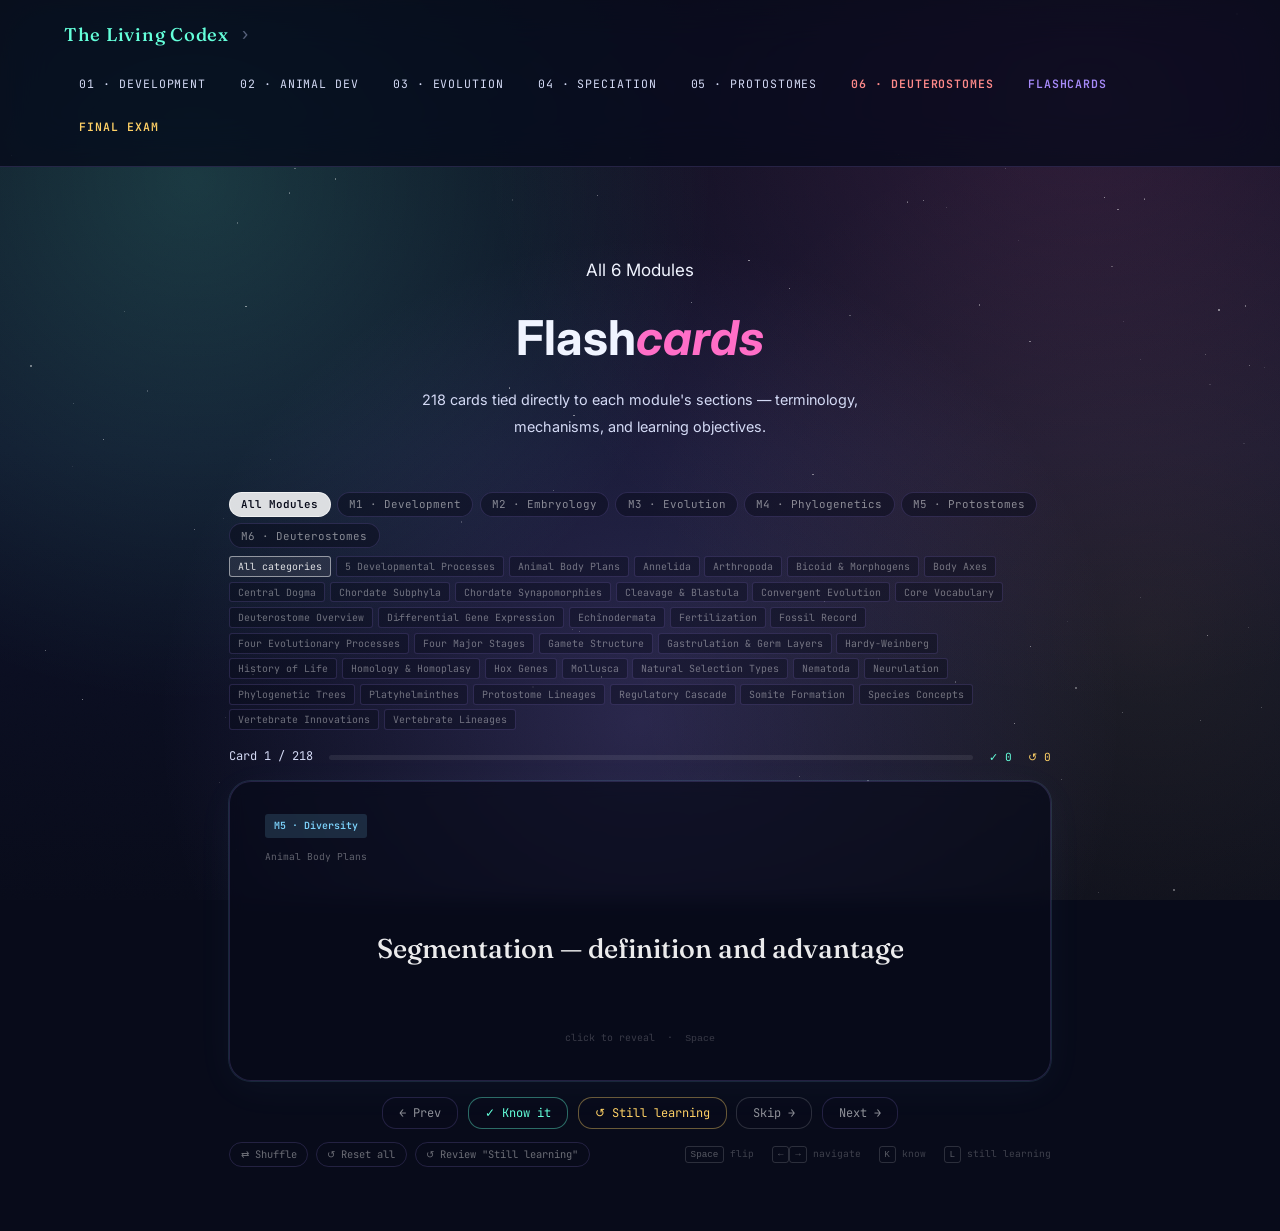
<file: flashcards.html>
<!DOCTYPE html>
<html lang="en">
<head>
<meta charset="UTF-8">
<meta name="viewport" content="width=device-width, initial-scale=1.0">
<title>Flashcards · BIO 212 Living Codex</title>
<link rel="preconnect" href="https://fonts.googleapis.com">
<link rel="preconnect" href="https://fonts.gstatic.com" crossorigin>
<link href="https://fonts.googleapis.com/css2?family=Fraunces:ital,opsz,wght@0,9..144,300..900;1,9..144,300..900&family=Inter:wght@300;400;500;600;700&family=JetBrains+Mono:wght@400;600&display=swap" rel="stylesheet">
<link rel="stylesheet" href="styles.css">
<style>
/* ── Flashcard page ── */
.fc-page { max-width: 860px; margin: 0 auto; padding: 0 1.2rem 4rem; }

.fc-hero { text-align: center; padding: 5.5rem 0 1.8rem; }
.fc-hero h1 { font-size: clamp(2rem,5vw,3rem); margin-bottom: .4rem; }
.fc-hero p  { color: var(--ink-soft); font-size: var(--text-sm); max-width: 500px; margin: 0 auto; }

/* ── Filter pills ── */
.fc-filters   { display: flex; gap: .4rem; flex-wrap: wrap; margin: 1.4rem 0 .5rem; }
.fc-cat-filters { display: flex; gap: .3rem; flex-wrap: wrap; margin-bottom: 1rem; min-height: 28px; }
.fc-pill {
  font-family: var(--mono); font-size: .68rem; padding: .28rem .7rem;
  border: 1px solid var(--line); border-radius: var(--radius-sm);
  background: rgba(8,11,26,0.5); color: rgba(255,255,255,0.5);
  cursor: pointer; transition: all .15s; white-space: nowrap;
}
.fc-pill:hover { border-color: rgba(255,255,255,0.35); color: rgba(255,255,255,0.85); }
.fc-pill.active { color: var(--bg); font-weight: 600; }
.fc-pill[data-mod='all'].active  { border-color: rgba(255,255,255,0.6); background: rgba(255,255,255,0.85); color: var(--bg); }
.fc-pill[data-mod='1'].active    { border-color: var(--teal);   background: var(--teal);   }
.fc-pill[data-mod='2'].active    { border-color: var(--violet); background: var(--violet); }
.fc-pill[data-mod='3'].active    { border-color: var(--gold);   background: var(--gold);   }
.fc-pill[data-mod='4'].active    { border-color: var(--rose);   background: var(--rose);   }
.fc-pill[data-mod='5'].active    { border-color: var(--sky);    background: var(--sky);    }
.fc-pill[data-mod='6'].active    { border-color: var(--coral);  background: var(--coral);  }
.fc-cat-pill {
  font-family: var(--mono); font-size: .62rem; padding: .18rem .5rem;
  border: 1px solid var(--line); border-radius: 3px;
  background: rgba(8,11,26,0.4); color: rgba(255,255,255,0.4);
  cursor: pointer; transition: all .12s;
}
.fc-cat-pill:hover  { color: rgba(255,255,255,0.75); border-color: rgba(255,255,255,0.25); }
.fc-cat-pill.active { border-color: rgba(255,255,255,0.5); color: rgba(255,255,255,0.85); background: rgba(255,255,255,0.08); }

/* ── Progress ── */
.fc-meta { display: flex; align-items: center; gap: 1rem; margin-bottom: .8rem; flex-wrap: wrap; }
.fc-counter { font-family: var(--mono); font-size: .75rem; color: var(--ink-soft); }
.fc-bar-wrap { flex: 1; height: 5px; background: rgba(255,255,255,0.08); border-radius: 3px; min-width: 100px; }
.fc-bar { height: 100%; border-radius: 3px; background: rgba(100,255,218,0.55); transition: width .3s; }
.fc-stat-known    { font-family: var(--mono); font-size: .7rem; color: #64ffda; }
.fc-stat-learning { font-family: var(--mono); font-size: .7rem; color: #ffd166; }

/* ── Card ── */
.fc-arena { position: relative; }
.fc-wrap  { perspective: 1400px; cursor: pointer; user-select: none; }
.fc-card  {
  position: relative; width: 100%; min-height: 300px;
  transform-style: preserve-3d; transition: transform .45s cubic-bezier(.4,0,.2,1);
  border-radius: var(--radius);
}
.fc-card.flipped { transform: rotateY(180deg); }
.fc-face {
  position: absolute; inset: 0; min-height: 300px;
  backface-visibility: hidden; -webkit-backface-visibility: hidden;
  border-radius: var(--radius); border: 1px solid var(--line);
  display: flex; flex-direction: column; padding: 2rem 2.2rem;
  background: rgba(8,11,26,0.7); backdrop-filter: blur(8px);
}
.fc-back-face { transform: rotateY(180deg); background: rgba(10,14,32,0.85); }
.fc-badge {
  font-family: var(--mono); font-size: .62rem; font-weight: 600;
  padding: .2rem .55rem; border-radius: 3px; display: inline-block;
  margin-bottom: .6rem; align-self: flex-start;
}
.fc-cat-tag {
  font-family: var(--mono); font-size: .6rem; color: rgba(255,255,255,0.35);
  margin-bottom: 1.2rem;
}
.fc-front-text {
  font-family: var(--serif); font-size: clamp(1.2rem,3vw,1.7rem);
  font-weight: 500; line-height: 1.35; flex: 1;
  display: flex; align-items: center; justify-content: center;
  text-align: center; color: rgba(255,255,255,0.92);
}
.fc-back-text {
  font-size: .88rem; line-height: 1.65; flex: 1; color: rgba(255,255,255,0.82);
  overflow-y: auto; max-height: 320px;
}
.fc-back-text ul { margin: .3rem 0; padding-left: 1.1rem; }
.fc-back-text li { margin-bottom: .2rem; color: rgba(255,255,255,0.72); }
.fc-back-text strong { color: rgba(255,255,255,0.95); }
.fc-hint {
  margin-top: 1rem; font-family: var(--mono); font-size: .62rem;
  color: rgba(255,255,255,0.2); text-align: center; align-self: center;
}
/* card glow by module */
.fc-face.m1 { box-shadow: 0 0 0 1px rgba(100,255,218,0.12), 0 8px 40px rgba(100,255,218,0.04); }
.fc-face.m2 { box-shadow: 0 0 0 1px rgba(167,139,250,0.12), 0 8px 40px rgba(167,139,250,0.04); }
.fc-face.m3 { box-shadow: 0 0 0 1px rgba(255,209,102,0.12), 0 8px 40px rgba(255,209,102,0.04); }
.fc-face.m4 { box-shadow: 0 0 0 1px rgba(255,110,199,0.12), 0 8px 40px rgba(255,110,199,0.04); }
.fc-face.m5 { box-shadow: 0 0 0 1px rgba(125,211,252,0.12), 0 8px 40px rgba(125,211,252,0.04); }
/* badge colors */
.badge-m1 { background: rgba(100,255,218,0.15); color: #64ffda; }
.badge-m2 { background: rgba(167,139,250,0.15); color: #a78bfa; }
.badge-m3 { background: rgba(255,209,102,0.15); color: #ffd166; }
.badge-m4 { background: rgba(255,110,199,0.15); color: #ff6ec7; }
.badge-m5 { background: rgba(125,211,252,0.15); color: #7dd3fc; }

/* ── Nav buttons ── */
.fc-nav { display: flex; align-items: center; justify-content: center; gap: .6rem; margin-top: 1rem; }
.fc-nav-btn {
  font-family: var(--mono); font-size: .75rem; padding: .45rem 1rem;
  border: 1px solid var(--line); border-radius: var(--radius-sm);
  background: rgba(8,11,26,0.5); color: rgba(255,255,255,0.55);
  cursor: pointer; transition: all .15s;
}
.fc-nav-btn:hover { border-color: rgba(255,255,255,0.4); color: rgba(255,255,255,0.9); }
.fc-nav-btn:disabled { opacity: .3; cursor: not-allowed; }
.fc-btn-know  { border-color: rgba(100,255,218,0.4); color: #64ffda; }
.fc-btn-know:hover  { background: rgba(100,255,218,0.1); border-color: #64ffda; }
.fc-btn-learn { border-color: rgba(255,209,102,0.4); color: #ffd166; }
.fc-btn-learn:hover { background: rgba(255,209,102,0.1); border-color: #ffd166; }
.fc-btn-skip  { border-color: rgba(255,255,255,0.15); }

/* ── Utility bar ── */
.fc-util { display: flex; align-items: center; gap: .5rem; margin-top: .8rem; flex-wrap: wrap; }
.fc-util-btn {
  font-family: var(--mono); font-size: .65rem; padding: .28rem .65rem;
  border: 1px solid var(--line); border-radius: var(--radius-sm);
  background: transparent; color: rgba(255,255,255,0.4);
  cursor: pointer; transition: all .15s;
}
.fc-util-btn:hover { color: rgba(255,255,255,0.75); border-color: rgba(255,255,255,0.3); }
.fc-kbd { font-family: var(--mono); font-size: .6rem; color: rgba(255,255,255,0.22); margin-left: auto; }
.fc-kbd kbd {
  border: 1px solid rgba(255,255,255,0.15); border-radius: 3px;
  padding: .1rem .3rem; font-size: .58rem; color: rgba(255,255,255,0.32);
}

/* ── Empty state ── */
.fc-empty {
  min-height: 300px; display: flex; flex-direction: column;
  align-items: center; justify-content: center;
  border: 1px dashed var(--line); border-radius: var(--radius);
  color: var(--ink-dim); font-size: .88rem; gap: .5rem;
}

/* ── Done state ── */
.fc-done {
  min-height: 300px; display: flex; flex-direction: column;
  align-items: center; justify-content: center; text-align: center;
  border: 1px solid rgba(100,255,218,0.2); border-radius: var(--radius);
  background: rgba(100,255,218,0.04); gap: .6rem; padding: 2rem;
}
.fc-done-score { font-family: var(--mono); font-size: 2.5rem; color: #64ffda; font-weight: 700; }
.fc-done-label { color: var(--ink-soft); font-size: .88rem; }
</style>
</head>
<body>

<div class="progress-bar" id="progress-bar" style="display:none"></div>
<div class="aurora"></div>
<div class="grain"></div>
<div id="stars" style="position:fixed;inset:0;z-index:-2;overflow:hidden;pointer-events:none;"></div>

<!-- NAV -->
<nav class="module-nav">
  <div style="max-width:1280px;margin:0 auto;padding:0.6rem 2rem;display:flex;align-items:center;gap:0.8rem;flex-wrap:wrap;">
    <a href="index.html" class="home-link">The Living Codex</a>
    <span style="color:var(--ink-dim);opacity:0.5;">›</span>
    <div class="nav-links">
      <a href="module-01.html">01 · Development</a>
      <a href="module-02.html">02 · Animal Dev</a>
      <a href="module-03.html">03 · Evolution</a>
      <a href="module-04.html">04 · Speciation</a>
      <a href="module-05.html">05 · Protostomes</a>
      <a href="module-06.html" style="color:var(--coral);font-weight:600;">06 · Deuterostomes</a>
      <a href="flashcards.html" style="color:var(--violet);font-weight:600;">Flashcards</a>
      <a href="exam.html" style="color:var(--gold);font-weight:600;">Final Exam</a>
    </div>
  </div>
</nav>

<div class="fc-page">
  <div class="fc-hero">
    <div class="module-eyebrow" style="margin-bottom:.5rem;">All 6 Modules</div>
    <h1>Flash<em>cards</em></h1>
    <p>218 cards tied directly to each module's sections — terminology, mechanisms, and learning objectives.</p>
  </div>

  <!-- Module filters -->
  <div class="fc-filters">
    <button class="fc-pill active" data-mod="all">All Modules</button>
    <button class="fc-pill" data-mod="1">M1 · Development</button>
    <button class="fc-pill" data-mod="2">M2 · Embryology</button>
    <button class="fc-pill" data-mod="3">M3 · Evolution</button>
    <button class="fc-pill" data-mod="4">M4 · Phylogenetics</button>
    <button class="fc-pill" data-mod="5">M5 · Protostomes</button>
    <button class="fc-pill" data-mod="6">M6 · Deuterostomes</button>
  </div>
  <!-- Category sub-filters -->
  <div class="fc-cat-filters" id="fcCatFilters"></div>

  <!-- Progress row -->
  <div class="fc-meta">
    <span class="fc-counter" id="fcCounter">Card 1 / 220</span>
    <div class="fc-bar-wrap"><div class="fc-bar" id="fcBar" style="width:0%"></div></div>
    <span class="fc-stat-known"  id="fcKnown">✓ 0</span>
    <span class="fc-stat-learning" id="fcLearn">↺ 0</span>
  </div>

  <!-- Card area -->
  <div class="fc-arena" id="fcArena">
    <div class="fc-wrap" id="fcWrap" onclick="FC.flip()">
      <div class="fc-card" id="fcCard">
        <div class="fc-face m1" id="fcFront">
          <span class="fc-badge badge-m1" id="fcBadgeF">M1</span>
          <span class="fc-cat-tag" id="fcCatF">Category</span>
          <div class="fc-front-text" id="fcFrontText">Term</div>
          <span class="fc-hint">click to reveal · space</span>
        </div>
        <div class="fc-face fc-back-face m1" id="fcBack">
          <span class="fc-badge badge-m1" id="fcBadgeB">M1</span>
          <span class="fc-cat-tag" id="fcCatB">Category</span>
          <div class="fc-back-text" id="fcBackText"></div>
        </div>
      </div>
    </div>
  </div>

  <!-- Action buttons -->
  <div class="fc-nav" id="fcNav">
    <button class="fc-nav-btn" id="fcPrev" onclick="FC.prev()">← Prev</button>
    <button class="fc-nav-btn fc-btn-know"  onclick="FC.know()" title="K">✓ Know it</button>
    <button class="fc-nav-btn fc-btn-learn" onclick="FC.learn()" title="L">↺ Still learning</button>
    <button class="fc-nav-btn fc-btn-skip"  onclick="FC.next()" title="→">Skip →</button>
    <button class="fc-nav-btn" id="fcNext" onclick="FC.next()">Next →</button>
  </div>

  <!-- Utility bar -->
  <div class="fc-util">
    <button class="fc-util-btn" onclick="FC.shuffle()">⇄ Shuffle</button>
    <button class="fc-util-btn" onclick="FC.reset()">↺ Reset all</button>
    <button class="fc-util-btn" onclick="FC.reviewLearning()">↺ Review "Still learning"</button>
    <span class="fc-kbd">
      <kbd>Space</kbd> flip &nbsp;
      <kbd>←</kbd><kbd>→</kbd> navigate &nbsp;
      <kbd>K</kbd> know &nbsp;
      <kbd>L</kbd> still learning
    </span>
  </div>
</div><!-- /fc-page -->

<script src="shared.js"></script>
<script>
/* ─────────────────────────────────────────────
   FLASHCARD DATA  (~260 cards)
   Categories match module sections exactly.
   f = front (term/question)
   b = back  (answer — HTML allowed)
   m = module 1-5
   c = category string
───────────────────────────────────────────── */
var ALL_CARDS = [

/* ══════════════════════════════════════════════
   MODULE 1 · PRINCIPLES OF DEVELOPMENT
   Tied to: LO Tier 1–3  |  Sections: 5 Processes,
   Body Axes, Central Dogma, Bicoid, Regulatory
   Cascade, Hox Genes
═══════════════════════════════════════════════ */

/* ── Central Dogma ── */
{m:1,c:'Central Dogma',
 f:'What is transcription?',
 b:'Synthesis of an <strong>RNA molecule from a DNA template</strong>, catalysed by RNA polymerase. Occurs in the nucleus. The DNA is "read" and an mRNA copy is produced, which travels to the cytoplasm for translation.'},

{m:1,c:'Central Dogma',
 f:'What is translation?',
 b:'Synthesis of a <strong>polypeptide from an mRNA template</strong> by ribosomes in the cytoplasm. Each <strong>codon</strong> (3 nucleotides) specifies one amino acid via tRNA anticodons. Final step converting genetic information into protein.'},

{m:1,c:'Central Dogma',
 f:'Define: gene expression',
 b:'The entire process by which information in a gene produces a functional product — RNA or protein. Includes transcription, RNA processing, and translation. A gene is "expressed" when it is being actively transcribed (and, if protein-coding, translated).'},

{m:1,c:'Central Dogma',
 f:'Define: transcription factor (TF)',
 b:'A protein that binds specific <strong>DNA regulatory sequences</strong> (promoters, enhancers) and activates or represses transcription of target genes. TFs are the primary mechanism cells use to control which genes are expressed. Examples: Bicoid, MyoD, Ngn2.'},

{m:1,c:'Central Dogma',
 f:'Define: regulatory cascade',
 b:'A series of sequential gene-regulatory events in which the protein product of one gene acts as a TF controlling the next set of genes — which in turn control further downstream genes. Each tier <strong>narrows and refines</strong> positional/temporal information. Example: bicoid → gap genes → pair-rule → segment polarity → Hox.'},

{m:1,c:'Central Dogma',
 f:'What determines a cell\'s identity?',
 b:'Which <strong>subset of genes is active</strong>, controlled by transcription factors. All cells in an organism share the same genome — <strong>differential gene expression</strong> produces ~200 distinct human cell types from identical DNA.'},

{m:1,c:'Central Dogma',
 f:'Central dogma — direction of information flow',
 b:'<strong>DNA → RNA → Protein</strong>. DNA is transcribed into mRNA (nucleus); mRNA is translated into protein (cytoplasm). Information flows in one direction — proteins cannot rewrite DNA. RNA viruses use reverse transcriptase to violate this in a limited way.'},

/* ── 5 Developmental Processes ── */
{m:1,c:'5 Developmental Processes',
 f:'List the 5 essential developmental processes (in order of a useful mnemonic)',
 b:'"<strong>Proliferate · Signal · Differentiate · Move · Die</strong>"<br>1. Cell Proliferation<br>2. Cell–Cell Interactions (induction/signalling)<br>3. Cell Differentiation<br>4. Cell Movement & Expansion (morphogenesis)<br>5. Programmed Cell Death (apoptosis)'},

{m:1,c:'5 Developmental Processes',
 f:'Cell proliferation — definition and significance',
 b:'Mitotic divisions that increase cell number — from a single zygote to ~37 trillion adult cells. Must be tightly controlled: too little stunts growth; <strong>uncontrolled proliferation produces tumours</strong>. Early cleavage: cells divide every 12–24 h with no increase in total mass.'},

{m:1,c:'5 Developmental Processes',
 f:'Cell differentiation — definition and mechanism',
 b:'Cells with identical DNA acquire distinct morphology, gene expression, and function via <strong>transcription factors</strong> that activate tissue-specific gene programs while silencing others. Example: <strong>MyoD</strong> converts fibroblasts → muscle cells; <strong>Ngn2</strong> converts fibroblasts → neurons.'},

{m:1,c:'5 Developmental Processes',
 f:'Cell–cell interactions (induction) — mechanism and example',
 b:'An <strong>inducer</strong> cell releases paracrine signals (morphogens, contact signals) that alter gene expression in a <strong>responder</strong> cell, changing its fate. Example: the notochord induces overlying ectoderm to become neural plate via FGF and Wnt signals (<em>primary induction</em>).'},

{m:1,c:'5 Developmental Processes',
 f:'Cell movement & morphogenesis — examples',
 b:'Cells migrate individually or as sheets; tissues fold and elongate through cytoskeletal forces and adhesion changes. Example: <strong>neural crest cells</strong> undergo epithelial-to-mesenchymal transition (EMT) and migrate throughout the embryo → craniofacial bones, peripheral nerves, melanocytes.'},

{m:1,c:'5 Developmental Processes',
 f:'Programmed cell death (apoptosis) — mechanism and examples',
 b:'Genetically programmed, ordered self-destruction via <strong>caspase cascade</strong>. Cells shrink, fragment, and are phagocytosed without inflammation. Sculpts structures by removing tissue. Examples: <ul><li>Interdigital webbing → apoptosis separates fingers</li><li>Tadpole tail resorbed during metamorphosis</li></ul>'},

{m:1,c:'5 Developmental Processes',
 f:'What is EMT (epithelial-to-mesenchymal transition)?',
 b:'A process in which epithelial cells <strong>lose cell–cell adhesion</strong> (downregulate E-cadherin), gain motility, and become individual migratory mesenchymal cells. Driven by Snail/Twist TFs. Critical in neural crest migration, gastrulation, and (pathologically) cancer metastasis.'},

{m:1,c:'5 Developmental Processes',
 f:'Which developmental process disruption causes cancer?',
 b:'Loss of control of <strong>cell proliferation</strong> (uncontrolled cell division) combined with failure of <strong>apoptosis</strong> (evading programmed death). Cancer cells also exploit <strong>EMT</strong> (migration process) for metastasis, mimicking developmental cell movement programs.'},

/* ── Body Axes ── */
{m:1,c:'Body Axes',
 f:'The three major embryonic body axes — names and meaning',
 b:'<ul><li><strong>Anterior–Posterior (A-P)</strong>: head to tail</li><li><strong>Dorsal–Ventral (D-V)</strong>: back to belly</li><li><strong>Left–Right (L-R)</strong>: left to right side</li></ul>All three established before organogenesis. Morphogen gradients encode positional identity along each axis.'},

{m:1,c:'Body Axes',
 f:'What establishes the A-P axis in Drosophila?',
 b:'Two opposing morphogen gradients:<ul><li><strong>Bicoid</strong>: high anterior, fades posteriorly → specifies head/thorax</li><li><strong>Nanos</strong>: high posterior → represses <em>hunchback</em> translation posteriorly → specifies abdomen</li></ul>Counter-gradients give each nucleus a unique positional identity.'},

{m:1,c:'Body Axes',
 f:'What establishes the D-V axis in vertebrates?',
 b:'<strong>BMP4 gradient</strong>: high ventral → promotes ventral/lateral fates (skin, gut). <strong>BMP inhibitors</strong> (Chordin, Noggin, Follistatin) secreted dorsally by the Spemann organizer create a BMP-free zone. High BMP inhibitor = dorsal (neural tube, paraxial mesoderm); high BMP = ventral (skin, gut).'},

{m:1,c:'Body Axes',
 f:'What establishes the L-R axis?',
 b:'Motile cilia at the embryonic <strong>node</strong> generate a leftward fluid current. Asymmetric flow activates <strong>Nodal signalling on the left side only</strong>, which activates TF <strong>Pitx2</strong> exclusively on the left → directs organ laterality. Disruption → <strong>situs inversus</strong> (mirror-image organs).'},

{m:1,c:'Body Axes',
 f:'What is a morphogen gradient?',
 b:'A signalling molecule whose <strong>concentration decreases with distance</strong> from its source, providing positional information to cells. Cells interpret concentration thresholds to adopt specific identities. Examples: Bicoid (A-P head/thorax), BMP4 (D-V ventral), Shh (neural tube D-V patterning).'},

{m:1,c:'Body Axes',
 f:'BMP inhibitors — names, source, function',
 b:'<strong>Chordin, Noggin, Follistatin</strong> — secreted by the Spemann organizer (frog) / Hensen\'s node (chick/human) / notochord. Diffuse dorsally, bind and block BMP4. Create a BMP-free zone → dorsal tissue can adopt neural and muscle identity instead of ventral (skin/gut) fate.'},

{m:1,c:'Body Axes',
 f:'Situs inversus — cause and meaning',
 b:'Mirror-image reversal of visceral organ placement (heart on right, liver on left, etc.). Caused by disruption of <strong>L-R axis establishment</strong> — typically defective nodal cilia that fail to generate leftward fluid flow, so Nodal signalling is bilateral or absent rather than left-only.'},

/* ── Differential Gene Expression ── */
{m:1,c:'Differential Gene Expression',
 f:'Define: differential gene expression',
 b:'Different sets of genes are active in different cell types — even though all cells share the same genome. The specific combination of TFs in a cell determines which genes are transcribed. This is the <strong>fundamental engine</strong> of cell differentiation and development.'},

{m:1,c:'Differential Gene Expression',
 f:'Two mechanisms that produce differential gene expression during development',
 b:'<ul><li><strong>Cytoplasmic determinants</strong>: maternal mRNAs/proteins asymmetrically distributed in egg; daughter cells inherit different amounts → different gene programs</li><li><strong>Inductive signalling</strong>: cells receive external paracrine signals → activate specific TFs → change gene expression</li></ul>'},

{m:1,c:'Differential Gene Expression',
 f:'Cytoplasmic determinant — definition and example',
 b:'Maternal mRNA or protein <strong>asymmetrically localized</strong> in the egg cytoplasm. When the zygote divides, daughter cells inherit different amounts → launched into different developmental programs. Example: <strong>bicoid mRNA</strong> anchored at anterior pole — only anterior cells get high Bicoid protein.'},

{m:1,c:'Differential Gene Expression',
 f:'How does cell differentiation change gene expression without changing DNA?',
 b:'Transcription factors bind enhancers and promoters, activating cell-specific genes while <strong>epigenetically silencing</strong> others (chromatin compaction, methylation). Once a TF network is established and self-reinforcing, the cell\'s identity is stable despite having all genes present in DNA.'},

{m:1,c:'Differential Gene Expression',
 f:'Why do MyoD and Ngn2 matter for understanding development?',
 b:'They demonstrate that a <strong>single master TF</strong> can reprogram cell identity. MyoD expression in fibroblasts → muscle cells; Ngn2 expression → neurons. Same DNA, radically different identities. Proves that differential TF activity, not DNA differences, drives cell fate.'},

/* ── Bicoid & Morphogens ── */
{m:1,c:'Bicoid & Morphogens',
 f:'Where is bicoid mRNA synthesized and how is it localized?',
 b:'Synthesised by <strong>nurse cells</strong> (15 helper cells surrounding the oocyte) during oogenesis. mRNA deposited at the <strong>anterior pole</strong> anchored to cytoskeletal proteins (Staufen protein complex). After fertilisation, mRNA is translated in place.'},

{m:1,c:'Bicoid & Morphogens',
 f:'How does the Bicoid protein gradient form?',
 b:'Bicoid mRNA fixed anteriorly → protein synthesised at anterior → protein <strong>diffuses posteriorly</strong> while being degraded → exponential gradient: highest at anterior pole, fading to near-zero posteriorly. Gradient is self-generated by translation + diffusion + degradation.'},

{m:1,c:'Bicoid & Morphogens',
 f:'What type of protein is Bicoid and what gene does it activate?',
 b:'A <strong>homeodomain-containing transcription factor</strong>. At high concentration (anterior) activates the gap gene <strong>hunchback</strong> → specifies head and thorax identity. Also represses posterior-specific genes like <em>caudal</em>. Bicoid concentration = address code.'},

{m:1,c:'Bicoid & Morphogens',
 f:'bicoid knockout phenotype (why this matters)',
 b:'Anterior of embryo <strong>develops posterior identity</strong> — mirror-image abdomen replaces head/thorax. No head or thorax forms. Proves Bicoid is <strong>necessary</strong> for anterior identity. Demonstrates that morphogen gradients, not cell-cell contact, encode positional information.'},

{m:1,c:'Bicoid & Morphogens',
 f:'Ectopic Bicoid injection result (what it proves)',
 b:'Injecting bicoid mRNA into the posterior pole produces a <strong>second head at that end</strong> (bicephalic larva). Proves Bicoid is <strong>sufficient</strong> to specify anterior identity — concentration alone determines fate, without any cell lineage requirement.'},

{m:1,c:'Bicoid & Morphogens',
 f:'What are gap genes? Examples and function.',
 b:'First tier of the zygotic segmentation cascade. Expressed in <strong>broad, overlapping domains</strong> dividing embryo into large regions (head, thorax, abdomen). Mutations eliminate 2–3 adjacent segments ("gap"). Examples: <strong>hunchback</strong> (anterior, activated by Bicoid), <strong>Krüppel</strong> (mid-thorax), <strong>knirps</strong> (abdominal), <strong>giant</strong>.'},

{m:1,c:'Bicoid & Morphogens',
 f:'How do gap genes interact with each other?',
 b:'Through <strong>mutual repression</strong>: each gap gene represses its neighbours at boundaries, sharpening domain edges. High Krüppel represses knirps; high hunchback represses Krüppel. This cross-repression converts the smooth Bicoid gradient into sharp, discrete gene expression domains.'},

/* ── Regulatory Cascade ── */
{m:1,c:'Regulatory Cascade',
 f:'The 5 tiers of the Drosophila A-P regulatory cascade — in order',
 b:'<ol style="padding-left:1.1rem"><li><strong>Maternal factors</strong>: Bicoid (anterior), Nanos (posterior)</li><li><strong>Gap genes</strong>: broad domains (hb, Kr, kni, gt)</li><li><strong>Pair-rule genes</strong>: 7 stripes (even-skipped, fushi tarazu)</li><li><strong>Segment polarity genes</strong>: engrailed + wingless mark A/P within each segment</li><li><strong>Hox genes</strong>: segment identity codes</li></ol>'},

{m:1,c:'Regulatory Cascade',
 f:'Maternal factors — what they do and examples',
 b:'Bicoid mRNA anchored at anterior → protein diffuses posteriorly setting A-P coarse gradient. Nanos mRNA at posterior → represses hunchback translation posteriorly → enables abdominal identity. Dorsal/Toll pathway → nuclear Dorsal ventral = activator, dorsal = repressor. Coarse polarity only.'},

{m:1,c:'Regulatory Cascade',
 f:'Pair-rule genes — pattern and example',
 b:'Expressed in <strong>7 alternating stripes</strong>, each ~2 cells wide. Even-skipped (eve) and fushi tarazu (ftz) are primary pair-rule genes. Each of eve\'s 7 stripes has its own enhancer that reads a unique combination of gap gene concentrations — a combinatorial code.'},

{m:1,c:'Regulatory Cascade',
 f:'Segment polarity genes — function and mutual maintenance',
 b:'<strong>engrailed (en)</strong>: marks posterior compartment of each segment. <strong>wingless (wg)</strong>: marks anterior. Form a signalling loop: en → Hedgehog secreted → maintains wg; wg signal → maintains en. Mutual maintenance <strong>locks in A-P polarity</strong> within each of the ~14 parasegments.'},

{m:1,c:'Regulatory Cascade',
 f:'Why is the Drosophila cascade described as "hierarchical but combinatorial"?',
 b:'<strong>Hierarchical</strong>: each tier depends on the output of the tier above (maternal → gap → pair-rule → segment polarity → Hox). <strong>Combinatorial</strong>: each gene reads a unique combination of inputs, not a single signal. A cell\'s position is encoded by the concentration ratios of multiple TFs simultaneously.'},

{m:1,c:'Regulatory Cascade',
 f:'Effector genes — what are they and examples',
 b:'Final output of the cascade. Activated in specific segments by Hox codes; encode structural proteins and signals that actually build structures. Examples: <strong>Distalless</strong> (leg/antenna outgrowth in T1–T3); <strong>vestigial</strong> (wing disc growth in T2); <strong>eyeless</strong> (eye disc in head). Misexpression → ectopic structures.'},

/* ── Hox Genes ── */
{m:1,c:'Hox Genes',
 f:'What are Hox genes and what do they do?',
 b:'Homeodomain-containing TFs organised in chromosomal clusters that specify <strong>segment identity</strong> along the A-P axis. After the regulatory cascade divides the embryo into segments, Hox genes assign each segment its specific identity. They are <strong>master identity switches</strong>, not structural genes.'},

{m:1,c:'Hox Genes',
 f:'Spatial collinearity — definition and significance',
 b:'The order of Hox genes on the chromosome <strong>mirrors the order of their expression domains</strong> along the A-P axis. Genes at the 3′ end expressed anteriorly; genes at the 5′ end expressed posteriorly. Conserved from flies to humans over 600+ million years.'},

{m:1,c:'Hox Genes',
 f:'Posterior prevalence rule',
 b:'When multiple Hox proteins are present in the same cell, the <strong>most posterior Hox protein dominates</strong> and determines segment identity. More posterior Hox genes are functionally dominant over more anterior ones — this gives posterior genes priority in specification.'},

{m:1,c:'Hox Genes',
 f:'Antennapedia mutation — what it shows',
 b:'Gain-of-function mutation: leg-forming Hox gene expressed in the head segment → <strong>legs grow where antennae should be</strong>. Wrong Hox gene in wrong segment = wrong body part. Proves Hox genes are master segment identity switches, not structural genes (same DNA, different TF = different organ).'},

{m:1,c:'Hox Genes',
 f:'Hox clusters: Drosophila vs. mammals — number and cause of difference',
 b:'Drosophila: <strong>1 cluster</strong> (HOM-C, 8 genes). Mammals: <strong>4 clusters</strong> (HoxA–HoxD, ~39 total genes). Caused by <strong>two rounds of whole-genome duplication (2R hypothesis)</strong> early in vertebrate evolution. Extra copies enabled subfunctionalization and neofunctionalization.'},

{m:1,c:'Hox Genes',
 f:'2R Hypothesis (Ohno)',
 b:'Two rounds of <strong>whole-genome duplication</strong> early in vertebrate evolution converted the single ancestral Hox cluster into 4 clusters. Extra copies were free to diverge: <ul><li><strong>Subfunctionalization</strong>: divided original gene\'s roles between paralogs</li><li><strong>Neofunctionalization</strong>: one copy evolved an entirely new function</li></ul>Enabled vertebrate body plan complexity.'},

{m:1,c:'Hox Genes',
 f:'HOXc6 and HOXc8 — role in tetrapod forelimb position',
 b:'The boundary where <strong>HOXc6 expression ends</strong> and <strong>HOXc8 expression begins</strong> marks forelimb position. Cells at this Hox-code transition receive conflicting signals → limb bud induction. In the thorax, both genes co-express → uniform code → ribs form instead.'},

{m:1,c:'Hox Genes',
 f:'How did snakes lose forelimbs? (Hox mechanism)',
 b:'<strong>HOXc6 expression extends throughout the entire trunk</strong> with no posterior limit. Without a HOXc6/HOXc8 boundary, no forelimb-bud induction signal is generated. The change is <strong>regulatory</strong> (enhancer mutations) — Hox protein coding sequences are essentially unchanged from tetrapods.'},

{m:1,c:'Hox Genes',
 f:'Evidence that snake limb loss is regulatory, not coding',
 b:'<ul><li>Python embryos transiently form tiny hindlimb buds before suppression</li><li>Adult pythons retain vestigial pelvic spurs</li><li>Mouse Hox protein can partially rescue Drosophila Hox mutant (and vice versa)</li></ul>The homeodomain is conserved; what changed is <em>when and where</em> the gene is expressed.'},

{m:1,c:'Hox Genes',
 f:'What is a homeodomain?',
 b:'A ~60 amino acid DNA-binding domain encoded by the homeobox sequence. Folds into a <strong>helix-turn-helix</strong> structure that contacts the major groove of DNA. Found in all Hox proteins and many other TFs (Bicoid, Pax, Engrailed). Extremely conserved — recognises similar target sequences across all animals.'},

{m:1,c:'Hox Genes',
 f:'Conservation of Hox function — what does it tell us?',
 b:'Mouse Hox genes can rescue Drosophila Hox mutants and vice versa, despite 600+ million years of evolution. This proves the <strong>homeodomain protein-binding specificity</strong> is conserved. Evolution changed <em>regulatory sequences</em> (when/where expressed) while the protein itself stayed constant — regulatory evolution drives body plan diversity.'},

/* ══════════════════════════════════════════════
   MODULE 2 · ANIMAL DEVELOPMENT
   Categories: Four Major Stages | Gamete Structure |
   Fertilization | Cleavage & Blastula |
   Gastrulation & Germ Layers | Neurulation |
   Somite Formation
═══════════════════════════════════════════════ */

/* ── Four Major Stages ── */
{m:2,c:'Four Major Stages',
 f:'The four major stages of early development — in order',
 b:'<ol style="padding-left:1.1rem"><li><strong>Fertilization</strong>: sperm + egg fuse; diploid zygote formed</li><li><strong>Cleavage</strong>: rapid mitotic divisions, no growth; blastula formed</li><li><strong>Gastrulation</strong>: cell migrations establish 3 germ layers + body axis</li><li><strong>Organogenesis</strong>: germ layers differentiate into organs and systems</li></ol>'},

{m:2,c:'Four Major Stages',
 f:'What outcome of fertilization triggers all subsequent development?',
 b:'Sperm-egg fusion triggers the <strong>cortical reaction</strong> and nuclear fusion producing a diploid zygote. Key outcomes: (1) restores diploid genome; (2) triggers cortical reaction blocking polyspermy; (3) activates the egg\'s metabolism; (4) determines which sperm\'s centriole organises the first mitotic spindle.'},

{m:2,c:'Four Major Stages',
 f:'Predict the outcome of a cleavage-stage disruption',
 b:'In species with <strong>determinate cleavage</strong> (protostomes): killing one blastomere produces embryos missing specific structures — cell fate is fixed early. In species with <strong>indeterminate cleavage</strong> (deuterostomes like humans): isolated blastomeres can form complete embryos → basis for identical twins.'},

{m:2,c:'Four Major Stages',
 f:'Predict the outcome of a gastrulation disruption',
 b:'Disrupting gastrulation prevents <strong>germ layer establishment</strong>. No mesoderm → no muscles, skeleton, heart, blood, kidneys. No endoderm → no gut, liver, lungs. No ectoderm → no nervous system, skin. Also disrupts primary body axis. Gastrulation defects = most catastrophic developmental abnormalities.'},

{m:2,c:'Four Major Stages',
 f:'What is organogenesis?',
 b:'Stage following gastrulation in which the three germ layers <strong>differentiate into specific tissues and organs</strong>. Driven by inductive signals between germ layers. Examples: notochord induces neural tube (neurulation); mesoderm segments into somites; endoderm forms gut tube. All major organ systems established.'},

/* ── Gamete Structure ── */
{m:2,c:'Gamete Structure',
 f:'Sperm — identify the 4 structural regions and their functions',
 b:'<ul><li><strong>Head</strong>: nucleus (23 chromosomes, condensed with protamines) + acrosome (hydrolytic enzymes)</li><li><strong>Midpiece</strong>: mitochondria arranged in helix — powers flagellum</li><li><strong>Flagellum</strong>: 9+2 axoneme; beats 10–20×/s propelling sperm at ~3 mm/min</li></ul>'},

{m:2,c:'Gamete Structure',
 f:'Acrosome — structure, contents, function',
 b:'Cap-like vesicle at the sperm head tip. Packed with <strong>hydrolytic enzymes</strong> (acrosin, hyaluronidase). During the <strong>acrosomal reaction</strong>, the acrosome fuses with the sperm membrane, releasing enzymes that digest through the zona pellucida, allowing sperm entry.'},

{m:2,c:'Gamete Structure',
 f:'Egg — layers from outermost to innermost',
 b:'<ol style="padding-left:1.1rem"><li><strong>Corona radiata</strong>: follicle cells (dispersed after fertilisation)</li><li><strong>Zona pellucida</strong>: glycoprotein coat; ZP3 = species-specific sperm receptor</li><li><strong>Plasma membrane</strong>: fast block site (Na+ depolarisation)</li><li><strong>Cytoplasm</strong>: cytoplasmic determinants, maternal mRNAs</li></ol>'},

{m:2,c:'Gamete Structure',
 f:'Zona pellucida — structure and role in fertilisation',
 b:'Thick (~13 µm) acellular <strong>glycoprotein coat</strong> surrounding the egg. <strong>ZP3</strong> is the primary sperm receptor — species-specific binding triggers the acrosomal reaction. <strong>ZP2</strong> binds acrosome-reacted sperm. After fertilisation, zona hardens (slow block) preventing additional sperm entry.'},

{m:2,c:'Gamete Structure',
 f:'What are cytoplasmic determinants and where are they in the egg?',
 b:'Maternal mRNAs and proteins <strong>asymmetrically distributed</strong> in the egg cytoplasm. Animal pole: nucleus, less yolk, will form ectoderm. Vegetal pole: more yolk, will form endoderm/mesoderm. Gradients establish developmental polarity before the first cleavage. Example: bicoid mRNA anchored at anterior pole.'},

{m:2,c:'Gamete Structure',
 f:'Why do mammalian eggs have very little yolk?',
 b:'Mammalian eggs are <strong>isolecithal</strong> (even, minimal yolk) because nutrients are supplied by the placenta during development rather than stored in the egg. In contrast, amphibian and avian eggs are heavily yolked (<em>telolecithal</em>) because the embryo must self-provision until hatching.'},

{m:2,c:'Gamete Structure',
 f:'What are polar bodies and what do they indicate?',
 b:'Small non-functional cells expelled during meiosis I and II when the oocyte divides asymmetrically, retaining most cytoplasm. The polar body presses against the zona pellucida at the <strong>animal pole</strong>, marking the egg\'s polarity axis. Second polar body expelled at meiosis II after fertilisation.'},

/* ── Fertilization ── */
{m:2,c:'Fertilization',
 f:'Bindin and its receptor — role in fertilisation',
 b:'<strong>Bindin</strong>: protein on the sperm surface that binds a species-specific receptor on the egg (ZP3 in mammals; bindin receptor on sea urchin egg). This recognition event is highly species-specific, preventing cross-species fertilisation. Binding triggers the acrosomal reaction.'},

{m:2,c:'Fertilization',
 f:'Acrosomal reaction — sequence of events',
 b:'<ol style="padding-left:1.1rem"><li>Bindin binds egg receptor (ZP3)</li><li>Acrosome membrane fuses with sperm plasma membrane</li><li>Acrosomal enzymes (acrosin, hyaluronidase) released</li><li>Enzymes digest path through zona pellucida</li><li>Sperm and egg plasma membranes fuse</li></ol>'},

{m:2,c:'Fertilization',
 f:'Cortical reaction — sequence and function',
 b:'After sperm-egg membrane fusion: cortical granules fuse with egg plasma membrane → release contents into perivitelline space → <strong>harden zona pellucida</strong> (slow block to polyspermy) + inactivate sperm receptors. Takes ~20 minutes; permanent barrier preventing further fertilisation.'},

{m:2,c:'Fertilization',
 f:'Fast block to polyspermy — mechanism and timing',
 b:'Within <strong>seconds</strong> of sperm-egg fusion: Na+ influx → depolarisation of egg plasma membrane → electrical potential rises from ~−70 mV to +20 mV. This charge change immediately prevents further sperm fusion. Fast but temporary (~1 minute); slow block (cortical reaction) provides permanent barrier.'},

{m:2,c:'Fertilization',
 f:'Slow block to polyspermy — mechanism',
 b:'<strong>Cortical granule exocytosis</strong>: cortical granules fuse with membrane → release proteases and mucopolysaccharides into perivitelline space → harden zona pellucida into fertilisation membrane + cleave ZP3 (sperm receptor). Permanent block to additional sperm. Takes ~20 minutes to complete.'},

{m:2,c:'Fertilization',
 f:'Why is preventing polyspermy critical?',
 b:'Fertilisation by more than one sperm → <strong>polyspermy</strong>. Result: extra sets of chromosomes → abnormal mitotic spindles → cell division failure → embryo death. Two-block system (fast electrical, slow cortical) ensures exactly one sperm contributes genetic material.'},

/* ── Cleavage & Blastula ── */
{m:2,c:'Cleavage & Blastula',
 f:'What distinguishes cleavage from ordinary mitosis?',
 b:'Cleavage is <strong>rapid mitotic division with no cell growth</strong>. Cells (blastomeres) divide without increasing in size — total embryo mass remains constant while cell number increases. S-phase is very short; G1 and G2 are nearly absent. Cells become progressively smaller (high nuclear:cytoplasm ratio).'},

{m:2,c:'Cleavage & Blastula',
 f:'Blastula — structure and significance',
 b:'A hollow sphere of cells (blastomeres) surrounding a fluid-filled cavity, the <strong>blastocoel</strong>. Animal pole: small cells, little yolk → will form ectoderm. Vegetal pole: large yolk-rich cells → will form endoderm + mesoderm. Blastocoel will be invaded by archenteron during gastrulation.'},

{m:2,c:'Cleavage & Blastula',
 f:'Determinate vs. indeterminate cleavage',
 b:'<ul><li><strong>Determinate (mosaic)</strong>: cell fate fixed early; damage to one blastomere = missing structures. Found in protostomes (e.g., nematodes, molluscs)</li><li><strong>Indeterminate (regulative)</strong>: isolated blastomeres can form complete embryos; cells regulate fate based on signals. Found in deuterostomes (e.g., sea urchins, humans → identical twins)</li></ul>'},

{m:2,c:'Cleavage & Blastula',
 f:'How do cytoplasmic determinants produce differential cell fate during cleavage?',
 b:'Maternal mRNAs/proteins are asymmetrically distributed in the egg. During cleavage, daughter cells inherit <strong>different amounts</strong> of these determinants → different TFs activated → different gene expression programs launched. Fate is determined by the determinants inherited, not cell position alone.'},

/* ── Gastrulation & Germ Layers ── */
{m:2,c:'Gastrulation & Germ Layers',
 f:'What is gastrulation?',
 b:'Coordinated cell migrations and infoldings that <strong>establish the three primary germ layers</strong> (ectoderm, mesoderm, endoderm) and the primary body axis. Creates the archenteron (future gut), blastopore, and bilateral symmetry. Gastrulation = "the embryo becoming an embryo."'},

{m:2,c:'Gastrulation & Germ Layers',
 f:'The three primary germ layers — which becomes what?',
 b:'<ul><li><strong>Ectoderm</strong>: nervous system, skin (epidermis), hair, nails, eye lens, inner ear, tooth enamel</li><li><strong>Mesoderm</strong>: muscle, bone/cartilage, blood, heart, kidney, gonads, connective tissue</li><li><strong>Endoderm</strong>: gut epithelium, liver, pancreas, lungs, thyroid, digestive glands</li></ul>'},

{m:2,c:'Gastrulation & Germ Layers',
 f:'Sea urchin gastrulation — 4 key steps',
 b:'<ol style="padding-left:1.1rem"><li><strong>PMC ingression</strong>: primary mesenchyme cells undergo EMT → enter blastocoel → form larval skeleton (CaCO₃ spicules)</li><li><strong>Invagination</strong>: vegetal plate folds inward → archenteron (future gut) + blastopore</li><li><strong>Elongation</strong>: secondary mesenchyme filopodia pull archenteron forward; convergent extension</li><li><strong>Completion</strong>: archenteron contacts animal pole; mouth forms (stomodeum)</li></ol>'},

{m:2,c:'Gastrulation & Germ Layers',
 f:'Blastopore — what is it and what does it become in protostomes vs. deuterostomes?',
 b:'The opening created by the invagination of the vegetal plate during gastrulation. <ul><li><strong>Protostomes</strong>: blastopore → <strong>mouth</strong> (proto = first, stome = mouth)</li><li><strong>Deuterostomes</strong>: blastopore → <strong>anus</strong> (deuter = second, stome = mouth forms later at the animal pole)</li></ul>'},

{m:2,c:'Gastrulation & Germ Layers',
 f:'What is convergent extension?',
 b:'Cell rearrangement during gastrulation: cells <strong>intercalate laterally</strong> (wedge between neighbours), narrowing the tissue while lengthening it — without adding new cells. Drives archenteron elongation in sea urchins and body axis elongation in vertebrates. Mediated by Wnt/planar cell polarity pathway.'},

{m:2,c:'Gastrulation & Germ Layers',
 f:'Chordamesoderm — what is it and what does it induce?',
 b:'Organiser tissue that extends along the embryonic midline. Secretes morphogenetic signals (Shh, FGF, Wnt, BMP inhibitors). Induces overlying ectoderm to form neural plate (<strong>primary induction</strong>). Differentiates into <strong>notochord</strong>, which then induces somites and neural tube patterning.'},

{m:2,c:'Gastrulation & Germ Layers',
 f:'What does the notochord become in the adult?',
 b:'The notochord is largely replaced during development but persists as the <strong>nucleus pulposus</strong> — the soft, gelatinous center of each intervertebral disc. It is NOT sclerotome-derived. Evidence: notochord remnants retain characteristic glycoprotein markers in adult disc tissue.'},

{m:2,c:'Gastrulation & Germ Layers',
 f:'What is the Spemann organizer / Hensen\'s node?',
 b:'A small group of cells (dorsal lip of blastopore in amphibians, Hensen\'s node in amniotes) that functions as the <strong>organizer of the vertebrate embryo</strong>. Secretes BMP inhibitors (Chordin, Noggin), Wnt antagonists, and induces the overlying ectoderm to form the nervous system. Transplantation produces a second complete embryo.'},

/* ── Neurulation ── */
{m:2,c:'Neurulation',
 f:'What is neurulation?',
 b:'The process by which the <strong>neural tube</strong> forms from ectoderm, giving rise to the brain and spinal cord. Induced by notochord signals. Begins day ~18 in humans.'},

{m:2,c:'Neurulation',
 f:'Neurulation — 5 steps in order',
 b:'<ol style="padding-left:1.1rem"><li>Neural plate forms from ectoderm (notochord induction)</li><li>Neural plate edges fold upward → neural folds</li><li>Neural folds elevate and converge at dorsal midline → neural groove</li><li>Neural groove closes → neural tube (encloses central canal)</li><li>Neural tube separates from overlying ectoderm; epidermis closes over it</li></ol>'},

{m:2,c:'Neurulation',
 f:'Neural tube fates — what does it become?',
 b:'The neural tube gives rise to the entire <strong>central nervous system</strong>: <ul><li>Anterior expansion → <strong>brain</strong> (forebrain, midbrain, hindbrain)</li><li>Posterior tube → <strong>spinal cord</strong></li><li>Roof plate (dorsal): dorsal interneurons</li><li>Floor plate (ventral): motor neuron induction via Shh from notochord</li></ul>'},

{m:2,c:'Neurulation',
 f:'Neural crest — origin, migration, and fates',
 b:'Cells at the junction of neural tube and ectoderm. Undergo EMT → migrate throughout embryo. Fates:<ul><li>Peripheral nervous system (all sensory + autonomic neurons)</li><li>Melanocytes (skin pigment)</li><li>Craniofacial bones + cartilage</li><li>Tooth dentin</li><li>Adrenal medulla (chromaffin cells)</li><li>Cardiac tissue</li></ul>Called the "4th germ layer."'},

{m:2,c:'Neurulation',
 f:'Why is neural crest called the "4th germ layer"?',
 b:'Neural crest has <strong>ectodermal origin</strong> (neural plate border) but produces mesoderm-like fates — bone, cartilage, connective tissue of the face. This is unique to vertebrates; other animals\' skeletal elements are entirely mesoderm-derived. The craniofacial skeleton is largely neural crest, not mesoderm.'},

{m:2,c:'Neurulation',
 f:'How does Shh from the notochord pattern the neural tube?',
 b:'Notochord + floor plate secrete <strong>Sonic Hedgehog (Shh)</strong> → diffuses into ventral neural tube creating a gradient. High Shh ventrally: activates motor neuron progenitor fate. Intermediate Shh: interneurons. Low/absent Shh dorsally: sensory relay neurons. D-V neural tube identity = Shh concentration readout.'},

{m:2,c:'Neurulation',
 f:'Neural tube defects — cause and examples',
 b:'Failure of the neural tube to close completely. Anterior defect: <strong>anencephaly</strong> (no brain; lethal). Posterior defect: <strong>spina bifida</strong> (exposed spinal cord; varying severity). Risk factor: folate deficiency during early pregnancy (days 21–28). Folate supplementation reduces risk ~70%.'},

/* ── Somite Formation ── */
{m:2,c:'Somite Formation',
 f:'What are somites and what germ layer do they derive from?',
 b:'Segmentally arranged blocks of <strong>paraxial mesoderm</strong> flanking the neural tube and notochord. Form rhythmically in rostral-to-caudal sequence throughout development. Each somite will compartmentalise into sclerotome, myotome, and dermatome.'},

{m:2,c:'Somite Formation',
 f:'Three compartments of a somite and their fates',
 b:'<ul><li><strong>Sclerotome</strong> (ventromedial): EMT → migrates to notochord → vertebrae, ribs, sternum</li><li><strong>Myotome</strong> (mediolateral): → ALL skeletal muscle (epaxial + hypaxial)</li><li><strong>Dermatome</strong> (dorsolateral): → dermis of back, neck, scalp only (NOT face — that\'s neural crest)</li></ul>'},

{m:2,c:'Somite Formation',
 f:'What signals drive sclerotome specification?',
 b:'<strong>Sonic Hedgehog (Shh)</strong> from the notochord + floor plate acts on ventromedial somite cells, activating TFs <strong>Pax1 and Pax9</strong> → sclerotome fate. Cells undergo EMT and migrate to surround the notochord, forming the vertebral body.'},

{m:2,c:'Somite Formation',
 f:'What signals drive dermomyotome specification?',
 b:'<strong>Wnt1/Wnt3a</strong> from the dorsal neural tube activates <strong>Pax3, Pax7</strong> and β-catenin in the dorsolateral somite → dermomyotome. <strong>Noggin</strong> from the neural tube + notochord antagonises BMP4 medially, protecting the myotome. High Shh = sclerotome; high Wnt = dermomyotome.'},

{m:2,c:'Somite Formation',
 f:'Resegmentation of sclerotome — what is it and why?',
 b:'Each vertebra forms from the <strong>caudal half of one somite + cranial half of the next</strong>. This offset allows spinal nerve roots to exit between vertebrae at their proper segmental level. If sclerotome did not resegment, muscles (from whole somites) and vertebrae would be out of register.'},

{m:2,c:'Somite Formation',
 f:'What structures form from the myotome?',
 b:'<ul><li><strong>Epaxial myotome</strong>: intrinsic back muscles (erector spinae, multifidus)</li><li><strong>Hypaxial myotome</strong>: migrates to form ALL limb muscles, abdominal wall muscles, diaphragm, and tongue</li></ul>All skeletal muscle in the body is myotome-derived. Muscle does NOT arise from neural crest.'},

{m:2,c:'Somite Formation',
 f:'What becomes the nucleus pulposus? (Common exam trick)',
 b:'The <strong>notochord</strong> — not the sclerotome. The nucleus pulposus is the soft gelatinous center of the intervertebral disc, which is the remnant of the notochord. The surrounding annulus fibrosus is sclerotome-derived.'},

{m:2,c:'Somite Formation',
 f:'Somite segmentation clock — what controls it?',
 b:'A molecular oscillator driven by <strong>Notch/Wnt/FGF signalling</strong> that periodically activates genes at the presomitic mesoderm (PSM) anterior. The oscillation period = one somite formation interval (~90 min in humans, ~6 h in humans). A <strong>determination front</strong> (FGF/Wnt gradient from tailbud) sets where each oscillation "freezes" into a somite boundary.'},

/* ══════════════════════════════════════════════
   MODULE 3 · EVOLUTIONARY PROCESSES
   Categories: Core Vocabulary | Four Evolutionary Processes |
   Natural Selection Types | Hardy-Weinberg
═══════════════════════════════════════════════ */

/* ── Core Vocabulary ── */
{m:3,c:'Core Vocabulary',
 f:'Define: biological evolution',
 b:'A <strong>change in the heritable characteristics of a population over successive generations</strong> — measured as a change in allele frequencies. Key: individuals do not evolve; populations do. Requires heritable variation and differential reproduction.'},

{m:3,c:'Core Vocabulary',
 f:'Define: population (evolutionary sense)',
 b:'A group of individuals of the <strong>same species</strong> living in the same area at the same time, capable of interbreeding and sharing a common <strong>gene pool</strong>. The gene pool (all alleles present in the population) is what evolves over generations.'},

{m:3,c:'Core Vocabulary',
 f:'Define: allele and allele frequency',
 b:'<strong>Allele</strong>: one of two or more alternative versions of a gene, arising by mutation. <strong>Allele frequency</strong>: the proportion of a particular allele among all copies of that gene in a population. Evolution = change in allele frequency over time.'},

{m:3,c:'Core Vocabulary',
 f:'Why do individuals not evolve?',
 b:'An individual organism\'s <strong>DNA is fixed at conception</strong> and cannot change (somatic mutations excepted). Evolution requires changes that are <em>heritable</em> — passed to offspring. Only allele frequencies across generations can shift. Natural selection acts on individuals, but evolution is a population-level phenomenon.'},

{m:3,c:'Core Vocabulary',
 f:'Define: mutation (evolutionary role)',
 b:'A heritable change in the nucleotide sequence of DNA. The <strong>ultimate source of all new alleles</strong> — the raw material of evolution. Can be beneficial, neutral, or deleterious. Without mutation, no new variation would arise, and all other evolutionary processes would eventually exhaust existing diversity.'},

{m:3,c:'Core Vocabulary',
 f:'The four primary evolutionary processes — list them',
 b:'<ol style="padding-left:1.1rem"><li><strong>Natural selection</strong>: differential survival/reproduction based on heritable traits</li><li><strong>Genetic drift</strong>: random changes in allele frequency due to chance</li><li><strong>Gene flow</strong>: movement of alleles between populations via migration</li><li><strong>Mutation</strong>: creation of new alleles via DNA sequence changes</li></ol>'},

/* ── Four Evolutionary Processes ── */
{m:3,c:'Four Evolutionary Processes',
 f:'Natural selection — mechanism, effect on genetic diversity',
 b:'<strong>Mechanism</strong>: individuals with heritable traits that improve survival/reproduction pass those traits on at higher rates → advantageous allele frequencies increase over generations. <strong>Effect on diversity</strong>: variable — can increase (balancing selection), decrease (directional), or maintain (stabilising) depending on selection type.'},

{m:3,c:'Four Evolutionary Processes',
 f:'Genetic drift — mechanism, when it\'s strongest, effect on diversity',
 b:'<strong>Mechanism</strong>: random sampling of gametes during reproduction — chance determines which alleles are passed on. <strong>Strongest in</strong>: small populations (small sample = more sampling error). <strong>Effect on diversity</strong>: always <em>decreases</em> — alleles are randomly fixed or lost, regardless of fitness.'},

{m:3,c:'Four Evolutionary Processes',
 f:'Founder effect — definition and example',
 b:'A type of genetic drift: a new population is founded by a small number of individuals who carry a <strong>non-representative subset</strong> of the source population\'s alleles. Example: Amish population — high frequency of Ellis–van Creveld syndrome (dwarfism) traced to a single founding couple.'},

{m:3,c:'Four Evolutionary Processes',
 f:'Bottleneck effect — definition and example',
 b:'A type of genetic drift: a population crashes to a very small size (disaster, disease) → drastically reduces allele diversity → survivors\' alleles determine future diversity by chance, not fitness. Example: Northern elephant seal — hunted to ~20 individuals; now millions but very low genetic diversity.'},

{m:3,c:'Four Evolutionary Processes',
 f:'Gene flow — mechanism, effect on divergence',
 b:'<strong>Mechanism</strong>: individuals migrate between populations, carrying their alleles; mate with residents introducing new alleles. <strong>Effect on diversity</strong>: increases diversity in recipient; homogenises allele frequencies between populations. <strong>Prevents divergence</strong> — opposes the genetic isolation needed for speciation.'},

{m:3,c:'Four Evolutionary Processes',
 f:'Mutation — what type of evolution does it drive?',
 b:'Mutation is the <strong>only process that creates new alleles</strong> — all other processes (selection, drift, gene flow) act on existing variation. Always <strong>increases genetic diversity</strong>. Most mutations are neutral or deleterious; rare beneficial mutations are the raw material for adaptive evolution.'},

{m:3,c:'Four Evolutionary Processes',
 f:'Compare the four evolutionary processes: which always increases vs. always decreases diversity?',
 b:'<ul><li><strong>Always increases diversity</strong>: Mutation</li><li><strong>Always decreases diversity</strong>: Genetic drift</li><li><strong>Increases in recipient, decreases divergence</strong>: Gene flow</li><li><strong>Variable — depends on type</strong>: Natural selection</li></ul>'},

{m:3,c:'Four Evolutionary Processes',
 f:'Can natural selection work on non-heritable traits?',
 b:'<strong>No.</strong> Natural selection requires heritability. If a trait advantage is acquired (not genetic), it cannot be passed on → no change in allele frequency → no evolution. Example: a body-builder\'s muscle mass is not heritable (no DNA change) → cannot be selected for in the Darwinian sense.'},

{m:3,c:'Four Evolutionary Processes',
 f:'Give an example of natural selection in action (modern, documented)',
 b:'<ul><li><strong>Antibiotic resistance in bacteria</strong>: rare pre-existing resistant mutants survive antibiotic treatment and reproduce → frequency of resistance allele skyrockets</li><li><strong>Peppered moth (Biston betularia)</strong>: industrial soot darkened trees → dark morphs survived better → increased in frequency</li></ul>'},

/* ── Natural Selection Types ── */
{m:3,c:'Natural Selection Types',
 f:'Directional selection — definition, effect, example',
 b:'Favours <strong>one extreme phenotype</strong>, shifting the population mean in one direction. Allele frequency at one extreme increases. Example: antibiotic resistance (resistance allele increases); Darwin\'s finches during drought (largest-beaked birds crack tough seeds → beak size shifts up).'},

{m:3,c:'Natural Selection Types',
 f:'Stabilising selection — definition, effect, example',
 b:'Favours <strong>intermediate phenotype</strong>; reduces variation by eliminating extremes. Population mean stays same but variance decreases. Example: human birth weight — too small (respiratory issues) and too large (birth complications) are selected against; intermediate birth weight optimal.'},

{m:3,c:'Natural Selection Types',
 f:'Balancing selection — definition, mechanisms, effect',
 b:'Maintains <strong>multiple alleles</strong> in a population; increases or maintains diversity. Mechanisms: <ul><li><strong>Heterozygote advantage</strong>: Aa > AA and aa</li><li><strong>Frequency-dependent selection</strong>: rare alleles favoured</li><li><strong>Temporal/spatial variation</strong>: different environments favour different alleles</li></ul>'},

{m:3,c:'Natural Selection Types',
 f:'Sickle cell anaemia — which selection type and why?',
 b:'<strong>Balancing selection (heterozygote advantage)</strong>:<ul><li><strong>HbS/HbS homozygous</strong>: sickle cell disease — severe anaemia</li><li><strong>HbA/HbA homozygous</strong>: normal but susceptible to malaria</li><li><strong>HbA/HbS heterozygous</strong>: protected from malaria, no disease → highest fitness in malaria regions</li></ul>Both alleles maintained in population by this advantage.'},

{m:3,c:'Natural Selection Types',
 f:'Disruptive selection — definition, effect, example',
 b:'Favours <strong>both extreme phenotypes</strong>; eliminates intermediate. Bimodal distribution emerges. Example: Darwin\'s finches (large beaks crack tough seeds; small beaks eat tiny seeds; intermediate size disadvantaged with either food type). Can lead to divergence and speciation if populations split.'},

{m:3,c:'Natural Selection Types',
 f:'Draw the bell curve outcome for each selection type',
 b:'<ul><li><strong>Directional</strong>: curve shifts left or right — one tail favoured, mean shifts</li><li><strong>Stabilising</strong>: curve narrows — tails eliminated, mean stays same</li><li><strong>Balancing</strong>: curve maintained or broadened — multiple alleles persist</li><li><strong>Disruptive</strong>: curve splits into two peaks — both tails favoured, centre reduced</li></ul>'},

{m:3,c:'Natural Selection Types',
 f:'Which selection type is most common in stable environments?',
 b:'<strong>Stabilising selection</strong> is most common in stable environments because existing phenotypes are already well-adapted and extremes are at a disadvantage. It maintains the status quo. Directional selection predominates when the environment changes; disruptive when resources are polarised.'},

/* ── Hardy-Weinberg ── */
{m:3,c:'Hardy-Weinberg',
 f:'Hardy-Weinberg equilibrium — what does it describe?',
 b:'Describes allele and genotype frequencies in a <strong>population that is NOT evolving</strong>. Predicts that allele frequencies remain constant across generations when certain conditions are met. Used as a <strong>null hypothesis</strong> — deviation from H-W indicates an evolutionary process is acting.'},

{m:3,c:'Hardy-Weinberg',
 f:'5 conditions required for Hardy-Weinberg equilibrium',
 b:'<ol style="padding-left:1.1rem"><li>No mutation</li><li>No gene flow (closed population)</li><li>Random mating (panmixia)</li><li>Large population size (no genetic drift)</li><li>No natural selection (all genotypes equally fit)</li></ol>Violation of any = evolution is occurring.'},

{m:3,c:'Hardy-Weinberg',
 f:'Hardy-Weinberg equations for allele and genotype frequencies',
 b:'Let p = frequency of allele A, q = frequency of allele a.<br><strong>p + q = 1</strong> (allele frequencies sum to 1)<br><strong>p² + 2pq + q² = 1</strong> (genotype frequencies: AA + Aa + aa = 1)<br>p² = AA homozygous; 2pq = Aa heterozygous; q² = aa homozygous'},

{m:3,c:'Hardy-Weinberg',
 f:'How do you detect evolution using Hardy-Weinberg?',
 b:'Calculate expected genotype frequencies from observed allele frequencies using p² + 2pq + q². Compare to observed genotype frequencies. If observed ≠ expected → a violation of H-W assumptions → evolution is occurring. Identify which condition is violated (small population? selection? non-random mating?).'},

{m:3,c:'Hardy-Weinberg',
 f:'H-W problem: if q² = 0.09, what are p, q, and 2pq?',
 b:'q² = 0.09 → q = 0.3 → p = 1 − 0.3 = 0.7<br>p² = 0.49 (AA frequency)<br>2pq = 2 × 0.7 × 0.3 = <strong>0.42</strong> (Aa frequency)<br>Check: 0.49 + 0.42 + 0.09 = 1.00 ✓'},

/* ══════════════════════════════════════════════
   MODULE 4 · SPECIATION & PHYLOGENETICS
   Categories: Species Concepts | Phylogenetic Trees |
   Homology & Homoplasy | Fossil Record | History of Life
═══════════════════════════════════════════════ */

/* ── Species Concepts ── */
{m:4,c:'Species Concepts',
 f:'List the three species concepts',
 b:'<ol style="padding-left:1.1rem"><li><strong>Biological Species Concept (BSC)</strong> — Mayr 1942</li><li><strong>Morphological Species Concept (MSC)</strong> — oldest concept</li><li><strong>Phylogenetic Species Concept (PSC)</strong> — phylogenetically rigorous</li></ol>'},

{m:4,c:'Species Concepts',
 f:'Biological Species Concept — definition, strengths, weaknesses',
 b:'<strong>Definition</strong>: a species is a group that can interbreed and produce viable, fertile offspring, reproductively isolated from other groups. <strong>Strengths</strong>: focuses on reproductive isolation (key to speciation). <strong>Weaknesses</strong>: cannot apply to asexual/parthenogenetic organisms; cannot test with extinct or geographically isolated populations.'},

{m:4,c:'Species Concepts',
 f:'Morphological Species Concept — definition, strengths, weaknesses',
 b:'<strong>Definition</strong>: a species is defined by physical characteristics (morphology) — organisms that look similar enough belong to the same species. <strong>Strengths</strong>: applicable to fossil record; practical for field ID; works for extinct species. <strong>Weaknesses</strong>: "similar enough" is arbitrary; misses sibling species; doesn\'t reflect reproductive compatibility.'},

{m:4,c:'Species Concepts',
 f:'Phylogenetic Species Concept — definition, strengths, weaknesses',
 b:'<strong>Definition</strong>: a species is the smallest group sharing a unique common ancestor, identifiable by one or more derived character states (synapomorphies). <strong>Strengths</strong>: works for all organisms (sexual, asexual, extinct); based on evolutionary relationships. <strong>Weaknesses</strong>: tends to "split" — dramatically increases species count; complicates conservation listings.'},

{m:4,c:'Species Concepts',
 f:'Which species concept applies to fossils? Which cannot?',
 b:'<strong>Morphological Species Concept</strong>: applicable to fossils (based on observable morphology). <strong>Phylogenetic Species Concept</strong>: potentially applicable (if molecular data preserved). <strong>Biological Species Concept</strong>: cannot be applied to extinct organisms — reproductive isolation cannot be tested.'},

{m:4,c:'Species Concepts',
 f:'Which processes cause divergence between populations?',
 b:'<ul><li><strong>Genetic drift</strong>: random allele frequency changes in isolated populations</li><li><strong>Natural selection</strong>: different environments select different traits</li><li><strong>Mutation</strong>: populations accumulate different mutations independently</li></ul>Divergence requires <em>isolation</em> — gene flow must be interrupted.'},

{m:4,c:'Species Concepts',
 f:'What prevents speciation despite geographic separation?',
 b:'<strong>Gene flow</strong> between populations homogenises allele frequencies. Even occasional migration (a few individuals per generation) can prevent divergence. Speciation requires gene flow to be sufficiently reduced or interrupted so populations diverge past the point where interbreeding is possible.'},

/* ── Phylogenetic Trees ── */
{m:4,c:'Phylogenetic Trees',
 f:'Anatomy of a phylogenetic tree — identify: tips, nodes, branches, root',
 b:'<ul><li><strong>Tips</strong> (terminal branches): current species/populations being compared</li><li><strong>Nodes</strong> (branch points): where lineages diverged from a common ancestor</li><li><strong>Branches</strong>: connect nodes and tips; represent evolutionary time/relationships</li><li><strong>Root</strong>: base of tree; most recent common ancestor of all taxa shown</li></ul>'},

{m:4,c:'Phylogenetic Trees',
 f:'Monophyletic group — definition and example',
 b:'Includes a <strong>common ancestor and ALL its descendants</strong>. The "natural," correct grouping reflecting true evolutionary relationships. Example: Mammalia (all descendants of the mammalian common ancestor). Used in cladistics — only monophyletic (clade) groups are valid taxa.'},

{m:4,c:'Phylogenetic Trees',
 f:'Paraphyletic group — definition and example',
 b:'Includes a common ancestor and <strong>SOME but not all</strong> descendants. Missing some modern lineages. Example: traditional "Reptiles" (Reptilia) — excludes birds, even though birds descended from dinosaurs (part of Reptilia). Paraphyletic groups are considered invalid in modern taxonomy.'},

{m:4,c:'Phylogenetic Trees',
 f:'Polyphyletic group — definition and example',
 b:'Includes organisms from <strong>different lineages without their common ancestor</strong>. An artificial grouping. Example: "cold-blooded animals" (lumping reptiles + fish + insects) — these organisms do not share an exclusive common ancestor relative to birds or mammals. Polyphyletic groups = biologically invalid.'},

{m:4,c:'Phylogenetic Trees',
 f:'Character, ancestral trait, and derived trait — definitions',
 b:'<ul><li><strong>Character</strong>: any variable trait (morphological, behavioral, molecular)</li><li><strong>Ancestral trait (plesiomorphy)</strong>: present in the most recent common ancestor of the group</li><li><strong>Derived trait (apomorphy)</strong>: evolved after divergence from the common ancestor — "new" relative to ancestor</li><li><strong>Synapomorphy</strong>: shared derived trait — indicates close common ancestry</li></ul>'},

{m:4,c:'Phylogenetic Trees',
 f:'What is a synapomorphy? Why does it matter for phylogenetics?',
 b:'A <strong>shared derived trait</strong> — a character state that evolved in a common ancestor and is inherited by all descendants. Synapomorphies define monophyletic groups. Only synapomorphies (not ancestral shared traits) indicate close evolutionary relationship. Ancestral shared traits reflect common ancestry from further back, not recent divergence.'},

/* ── Homology & Homoplasy ── */
{m:4,c:'Homology & Homoplasy',
 f:'Homology — definition and example',
 b:'Similarity due to <strong>inheritance from a common ancestor</strong> — same structure, modified for different uses in different lineages. Example: forelimb bones of humans, whales, bats, and dogs (same bones: humerus, radius, ulna, carpals) despite different uses (hand, flipper, wing, paw). Reflects true evolutionary relationship.'},

{m:4,c:'Homology & Homoplasy',
 f:'Homoplasy (convergent evolution) — definition and examples',
 b:'Similarity due to <strong>independent evolution of the same trait</strong> in separate lineages, NOT shared ancestry. Examples: <ul><li>Camera eyes in vertebrates vs. cephalopods (octopus) — different embryological origin, same function</li><li>Wings in birds, bats, insects, and pterosaurs — all evolved flight independently</li><li>Streamlined body in dolphins vs. sharks</li></ul>'},

{m:4,c:'Homology & Homoplasy',
 f:'Why does homoplasy confuse phylogenetics?',
 b:'If two unrelated species share a trait due to convergence, naively treating it as a synapomorphy (shared derived trait) will <strong>incorrectly group them</strong> as close relatives. Molecular data helps resolve homoplasy — independent evolution of identical DNA sequences is astronomically unlikely, making molecular similarity a better indicator of true relationship.'},

{m:4,c:'Homology & Homoplasy',
 f:'Three striking examples of convergent evolution',
 b:'<ul><li><strong>Camera eyes</strong>: vertebrates and cephalopods (octopus) — independently evolved similar structure, different embryological origin</li><li><strong>Streamlined body</strong>: dolphins (mammals) vs. sharks (fish)</li><li><strong>Wings</strong>: birds, bats, insects, pterosaurs — all fly, all independently evolved</li></ul>Same selective pressure → similar solution via different genetic paths.'},

/* ── Fossil Record ── */
{m:4,c:'Fossil Record',
 f:'How do fossils form? (4 steps)',
 b:'<ol style="padding-left:1.1rem"><li><strong>Death + rapid burial</strong> in sediment (anaerobic → slows decay)</li><li><strong>Sediment compaction</strong> → sedimentary rock over millions of years</li><li><strong>Permineralization</strong>: groundwater minerals infiltrate pores, replacing organic material atom-by-atom</li><li><strong>Erosion + discovery</strong>: geological processes expose fossil at surface</li></ol>'},

{m:4,c:'Fossil Record',
 f:'Four biases in the fossil record',
 b:'<ul><li><strong>Hard-parts bias</strong>: bones/shells preserve; soft tissue rarely does</li><li><strong>Marine bias</strong>: aquatic organisms buried more consistently (~80% of known fossils marine)</li><li><strong>Abundance bias</strong>: common organisms more likely fossilised than rare ones</li><li><strong>Temporal bias</strong>: older rocks rarer (erosion, metamorphism destroy them); recent fossils over-represented</li></ul>'},

{m:4,c:'Fossil Record',
 f:'Permineralization — mechanism',
 b:'The primary fossil formation mechanism. <strong>Groundwater carrying dissolved minerals infiltrates pores</strong> in buried hard tissue (bone, shell, wood). Minerals precipitate in situ, replacing or infilling organic material → rock-like structure preserving shape but not original chemistry. Common minerals: silica, calcite, iron pyrite.'},

{m:4,c:'Fossil Record',
 f:'Why is the Cambrian Explosion partly a preservation artifact?',
 b:'Before the Cambrian (~542 Mya), organisms were soft-bodied → rarely preserved. The appearance of <strong>mineralized hard parts</strong> (shells, exoskeletons) in the Cambrian dramatically increased fossilisation potential. The "explosion" partly reflects better preservation, not just true rapid diversification — though genuine diversification also occurred.'},

/* ── History of Life ── */
{m:4,c:'History of Life',
 f:'Key timeline: Earth formation → first life → first eukaryotes → first animals',
 b:'<ul><li><strong>4.5 Bya</strong>: Earth forms</li><li><strong>3.7–3.8 Bya</strong>: first evidence of life (anaerobic prokaryotes)</li><li><strong>2.4 Bya</strong>: Great Oxygenation Event (cyanobacteria)</li><li><strong>1.2 Bya</strong>: first eukaryotes</li><li><strong>600–540 Mya</strong>: first multicellular animals → Cambrian explosion</li></ul>'},

{m:4,c:'History of Life',
 f:'Cambrian Explosion — when, what happened, significance',
 b:'~<strong>542 Mya</strong>. Rapid appearance of most major animal phyla (body plans) in fossil record within ~20 million years. Associated with: evolution of predation, hard mineralized skeletons, eyes. Best documented in Burgess Shale (Canada) and Chengjiang (China). Most modern animal body plans established here.'},

{m:4,c:'History of Life',
 f:'Permian-Triassic extinction (~252 Mya)',
 b:'Largest mass extinction in Earth\'s history: ~<strong>96% of marine species</strong>, ~70% of terrestrial species lost. Causes: Siberian Traps volcanism → global warming + ocean acidification + anoxia. Recovery ~10 million years. Cleared way for dinosaur dominance in Triassic.'},

{m:4,c:'History of Life',
 f:'K-Pg (K-T) extinction — timing, cause, outcome',
 b:'~<strong>66 Mya</strong>. Chicxulub bolide impact (Yucatan) + Deccan Traps volcanism → impact winter → photosynthesis failure → food web collapse. Non-avian dinosaurs extinct. Evidence: global iridium layer (rare on Earth, common in asteroids). Mammals and birds survived, diversified.'},

{m:4,c:'History of Life',
 f:'Great Oxygenation Event — when, cause, consequence',
 b:'~<strong>2.4 Bya</strong>. Cyanobacteria evolved oxygenic photosynthesis → O₂ accumulated in atmosphere. Evidence: banded iron formations (BIFs). First mass extinction of anaerobic organisms (O₂ was toxic to them). Eventually enabled aerobic respiration → far greater energy efficiency → complex eukaryotic life possible.'},

{m:4,c:'History of Life',
 f:'First tetrapods — when and key transitional fossil',
 b:'~<strong>375 Mya</strong> (Late Devonian). <strong>Tiktaalik roseae</strong>: key transitional fossil — a lobe-finned fish with fins containing wrist joints, ribs, and a mobile neck. Intermediate between fish and tetrapods. Tetrapods evolved from lobe-finned fish (Sarcopterygii) ancestors, colonising terrestrial environments.'},

/* ══════════════════════════════════════════════
   MODULE 5 · PROTOSTOMES
   Categories: Animal Body Plans | Protostome Lineages |
   Platyhelminthes | Annelida | Mollusca | Nematoda | Arthropoda
═══════════════════════════════════════════════ */

/* ── Animal Body Plans ── */
{m:5,c:'Animal Body Plans',
 f:'What distinguishes animals from other kingdoms?',
 b:'<ul><li><strong>Multicellular</strong>; cells lack cell walls (unlike plants/fungi)</li><li><strong>Heterotrophic</strong>: consume organic matter (unlike plants)</li><li>Possess specialized tissues organised into organ systems</li><li>Capable of movement at some life stage</li><li>Reproduce sexually (most commonly)</li></ul>'},

{m:5,c:'Animal Body Plans',
 f:'Define: body plan',
 b:'The set of morphological and developmental features shared by members of a phylum — the overall organisation including tissue arrangement, organ systems, and symmetry. Body plans are largely established during gastrulation and are <strong>phylogenetically conserved</strong> within phyla.'},

{m:5,c:'Animal Body Plans',
 f:'The four primary aspects of an animal\'s body plan',
 b:'<ol style="padding-left:1.1rem"><li><strong>Number of germ layers</strong>: diploblastic vs. triploblastic</li><li><strong>Body symmetry</strong>: asymmetric, radial, or bilateral</li><li><strong>Body cavity (coelom)</strong>: acoelomate, pseudocoelomate, or eucoelomate</li><li><strong>Early development patterns</strong>: protostome vs. deuterostome</li></ol>'},

{m:5,c:'Animal Body Plans',
 f:'Diploblastic vs. triploblastic',
 b:'<ul><li><strong>Diploblastic</strong>: 2 germ layers (ectoderm + endoderm). No true mesoderm → no muscles or coelom. Example: Cnidaria (jellyfish, corals)</li><li><strong>Triploblastic</strong>: 3 germ layers (ecto + meso + endo). Mesoderm enables complex organs, muscles, coelom. All bilaterians (flatworms → humans)</li></ul>'},

{m:5,c:'Animal Body Plans',
 f:'Radial vs. bilateral symmetry — and what each predicts about lifestyle',
 b:'<ul><li><strong>Radial</strong>: multiple planes of symmetry around central axis; associated with sessile or slow-moving organisms + simple nerve net. Example: Cnidaria (sea anemones)</li><li><strong>Bilateral</strong>: one plane; distinct A-P axis → <strong>cephalization</strong>; associated with active directed movement + complex nervous system. Most animals.</li></ul>'},

{m:5,c:'Animal Body Plans',
 f:'Three types of body cavity — with examples',
 b:'<ul><li><strong>Acoelomate</strong>: no cavity; mesoderm fills solid between gut and body wall. Example: Platyhelminthes (flatworms)</li><li><strong>Pseudocoelomate</strong>: false coelom; not fully lined by mesoderm. Example: Nematoda (roundworms)</li><li><strong>Eucoelomate</strong>: true coelom fully lined by mesodermal peritoneum. Example: Annelida, Mollusca, Arthropoda, Chordata</li></ul>'},

{m:5,c:'Animal Body Plans',
 f:'True coelom — why is it significant?',
 b:'A body cavity <strong>fully lined by mesodermal peritoneum</strong> enables: compartmentalised organ systems (organs suspended by mesenteries), hydrostatic skeleton function, space for organ growth, reproductive tract space, and coelom-as-circulatory-fluid in some taxa. Eucoelomates generally achieve greater body complexity.'},

{m:5,c:'Animal Body Plans',
 f:'Cephalization — definition and significance',
 b:'Concentration of <strong>sensory organs and nervous tissue at the anterior end</strong>, forming a distinct head. Uniquely associated with bilateral symmetry. Allows rapid processing of environmental information at the leading end during directional movement. Enables complex prey detection and escape behaviors.'},

{m:5,c:'Animal Body Plans',
 f:'Segmentation — definition and advantage',
 b:'A modular body plan with <strong>repeating units (segments)</strong> that can be independently specialised. Advantage: each segment can be modified for different functions (<strong>tagmatization</strong> in arthropods = head, thorax, abdomen). Examples: Annelida (metameres), Arthropoda (tagmata), Vertebrates (somites → vertebrae).'},

{m:5,c:'Animal Body Plans',
 f:'Protostome vs. deuterostome — 3 key developmental differences',
 b:'<table style="font-size:.82rem;width:100%;border-collapse:collapse"><tr><th style="text-align:left;padding:.2rem .4rem">Feature</th><th>Protostome</th><th>Deuterostome</th></tr><tr><td>Cleavage</td><td>Spiral + determinate</td><td>Radial + indeterminate</td></tr><tr><td>Blastopore</td><td>→ mouth</td><td>→ anus</td></tr><tr><td>Coelom</td><td>Schizocoely</td><td>Enterocoely</td></tr></table>'},

/* ── Protostome Lineages ── */
{m:5,c:'Protostome Lineages',
 f:'Two major lineages within Protostomia — names and distinguishing features',
 b:'<ul><li><strong>Lophotrochozoa</strong>: have lophophore (spiralled feeding tentacles) or trochophore larva. Key phyla: Platyhelminthes, Annelida, Mollusca</li><li><strong>Ecdysozoa</strong>: defined by <strong>ecdysis</strong> — periodic moulting of cuticle/exoskeleton to grow. Key phyla: Nematoda, Arthropoda</li></ul>'},

{m:5,c:'Protostome Lineages',
 f:'What is ecdysis and which taxa perform it?',
 b:'<strong>Ecdysis (moulting)</strong>: periodic shedding and replacement of the exoskeleton/cuticle to allow growth. Triggered by the hormone ecdysone. Organisms are highly vulnerable during moulting. Performed by all <strong>Ecdysozoa</strong>: Nematoda (roundworms) and Arthropoda (insects, crustaceans, arachnids, myriapods).'},

{m:5,c:'Protostome Lineages',
 f:'What is a trochophore larva and which phyla have it?',
 b:'A <strong>free-swimming ciliated larva</strong> with a band of cilia (prototroch) around the equator used for locomotion and feeding. Found in Lophotrochozoa: Annelida and Mollusca. The trochophore connects these phyla phylogenetically despite their very different adult body plans.'},

/* ── Platyhelminthes ── */
{m:5,c:'Platyhelminthes',
 f:'Platyhelminthes body plan — 5 key features',
 b:'<ul><li><strong>Acoelomate</strong>: mesoderm fills solid between gut and body wall</li><li><strong>Bilateral symmetry</strong> + cephalization</li><li><strong>Triploblastic</strong></li><li>Gastrovascular cavity: one opening (mouth = anus); branched to distribute nutrients</li><li>Ladder-type nervous system: anterior ganglia + 2 ventral nerve cords + commissures</li></ul>'},

{m:5,c:'Platyhelminthes',
 f:'Why do flatworms have no circulatory or respiratory system?',
 b:'Their bodies are <strong>extremely flat and thin</strong> — every cell is close to the body surface for gas exchange by simple diffusion. The branched gastrovascular cavity distributes nutrients directly to all cells. Diffusion distance is so short that a circulatory system is unnecessary.'},

{m:5,c:'Platyhelminthes',
 f:'Flame cells (protonephridia) — what are they and what do they do?',
 b:'Specialised excretory cells with cilia that beat like flickering flames — driving fluid through a network of tubules. Function: <strong>osmoregulation only</strong> (not true kidneys). Remove excess water and some waste, but cannot concentrate urine. Found in flatworms and some other acoelomates.'},

{m:5,c:'Platyhelminthes',
 f:'Examples of Platyhelminthes — free-living vs. parasitic',
 b:'<ul><li><strong>Free-living</strong>: Planaria (predator; capable of regeneration; photoreceptive eyespots)</li><li><strong>Parasitic</strong>: tapeworms (Cestoda — in vertebrate guts; no gut of their own, absorb host nutrients); flukes (Trematoda — blood flukes Schistosoma affect 200M+ people)</li></ul>'},

{m:5,c:'Platyhelminthes',
 f:'Platyhelminthes nervous system type',
 b:'<strong>Ladder-type (orthogonal) nervous system</strong>: two anterior ganglia (rudimentary brain) + two ventral nerve cords running the body length + cross-commissures connecting them. More centralised than the nerve net of Cnidaria → allows directed movement and simple behaviors.'},

/* ── Annelida ── */
{m:5,c:'Annelida',
 f:'Annelida body plan — 5 defining features',
 b:'<ul><li><strong>Eucoelomate</strong>: true coelom with peritoneum; septa divide it per segment</li><li><strong>Segmentation</strong>: repeating metameres with their own coelom, muscles, nephridia</li><li><strong>Closed circulatory system</strong>: blood stays in vessels</li><li><strong>Setae</strong>: bristle-like structures for traction</li><li><strong>Nephridia</strong>: paired true excretory organs per segment</li></ul>'},

{m:5,c:'Annelida',
 f:'Why is the annelid coelom significant?',
 b:'True coelom (peritoneum-lined) serves as a <strong>hydrostatic skeleton</strong>: fluid-filled compartments in each segment that muscles act against, enabling peristaltic locomotion. Septa separate segments → local pressure changes enable precise movement. Also provides space for reproductive and excretory organs.'},

{m:5,c:'Annelida',
 f:'Annelid circulatory system — open or closed? Describe it.',
 b:'<strong>Closed system</strong>: blood stays inside vessels (unlike arthropods\' open hemocoel). Dorsal vessel contracts peristaltically → pumps blood anteriorly. Ventral vessel distributes blood posteriorly. Five pairs of <strong>aortic arches</strong> (pseudo-hearts, segments 7–11) connect dorsal to ventral.'},

{m:5,c:'Annelida',
 f:'Nephridia vs. flame cells — which phylum has which?',
 b:'<ul><li><strong>Flame cells (protonephridia)</strong>: Platyhelminthes — osmoregulation only, cannot concentrate waste</li><li><strong>Nephridia (metanephridia)</strong>: Annelida — true excretory organs; one pair per segment; filter coelomic fluid; can concentrate waste; analogous to vertebrate kidneys</li></ul>'},

{m:5,c:'Annelida',
 f:'Three major classes of Annelida — examples',
 b:'<ul><li><strong>Polychaeta</strong>: marine worms; many setae per segment (bristle worms, tube worms); trochophore larva</li><li><strong>Oligochaeta</strong>: few setae; earthworms — soil engineers, decomposers</li><li><strong>Hirudinea</strong>: leeches — ectoparasites or predators; no setae; lack true coelom (filled with botryoidal tissue)</li></ul>'},

/* ── Mollusca ── */
{m:5,c:'Mollusca',
 f:'Mollusca — four defining features (the "molluscan body plan")',
 b:'<ul><li><strong>Muscular foot</strong>: locomotion (varies by class)</li><li><strong>Mantle</strong>: tissue that secretes shell and encloses body in mantle cavity</li><li><strong>Radula</strong>: ribbon-like chitinous feeding structure with teeth (most molluscs; absent in bivalves)</li><li><strong>Visceral mass</strong>: contains digestive, reproductive, excretory organs</li></ul>Circulatory system: open (hemocoel) except cephalopods (closed).'},

{m:5,c:'Mollusca',
 f:'Four key lineages (classes) in Mollusca — list them',
 b:'<ol style="padding-left:1.1rem"><li><strong>Gastropoda</strong>: snails, slugs — single shell (or shell-less), muscular foot</li><li><strong>Chitons</strong> (Polyplacophora): 8 overlapping shell plates, broad foot, rocky shores</li><li><strong>Bivalvia</strong>: clams, mussels, oysters — two-part hinged shell, filter feeders, no radula</li><li><strong>Cephalopoda</strong>: squid, octopus, nautilus — highly intelligent, jet propulsion</li></ol>'},

{m:5,c:'Mollusca',
 f:'Gastropoda — features and examples',
 b:'Body: muscular foot + elongated visceral mass + shell (or shell-less slugs). <strong>Locomotion</strong>: muscular foot secretes mucus; waves along foot. <strong>Feeding</strong>: radula scrapes algae, detritus. Many hermaphroditic. Examples: garden snails, sea slugs, cone snails, abalone. Often torsion (visceral mass rotates 180°) during development.'},

{m:5,c:'Mollusca',
 f:'Bivalvia — features, feeding, examples',
 b:'Body enclosed in two-part hinged shell. <strong>No radula</strong> — instead filter feed: gills draw water through mantle cavity, filter particles. Foot for burrowing (clams) or absent (oysters). Examples: clams, mussels, oysters, scallops. Ecological role: water filtration, food source, fouling organisms.'},

{m:5,c:'Mollusca',
 f:'Cephalopoda — what makes them unique among molluscs?',
 b:'Most sophisticated invertebrate nervous system — <strong>large brain, camera-type eyes</strong> (convergent with vertebrates). Foot modified into 8–10 arms/tentacles with suckers. <strong>Jet propulsion</strong> (mantle contracts). Active predators (beak, no radula). Some colour change via chromatophores. Short lifespan; semelparous.'},

{m:5,c:'Mollusca',
 f:'Open vs. closed circulatory systems — which molluscs have which?',
 b:'<ul><li><strong>Open</strong>: most molluscs (gastropods, bivalves, chitons) — heart pumps hemolymph into hemocoel; returns via open sinuses. Blood not confined to vessels.</li><li><strong>Closed</strong>: Cephalopods (squid, octopus) — blood in vessels; supports their high metabolic activity and active predatory lifestyle.</li></ul>'},

/* ── Nematoda ── */
{m:5,c:'Nematoda',
 f:'Nematoda body plan — 5 key features',
 b:'<ul><li><strong>Pseudocoelomate</strong>: body cavity not lined by mesoderm</li><li><strong>Unsegmented</strong> cylindrical body with tapered ends</li><li><strong>Cuticle</strong>: tough outer layer shed by ecdysis (defining Ecdysozoa feature)</li><li><strong>Hydrostatic skeleton</strong>: pseudocoelom provides turgor for shape</li><li><strong>Muscular pharynx</strong>: pumps food</li></ul>'},

{m:5,c:'Nematoda',
 f:'C. elegans — why is it a model organism?',
 b:'~1 mm transparent nematode. Advantages: <ul><li>Complete <strong>cell lineage known</strong> (every cell division mapped from egg to adult)</li><li>Entire <strong>connectome mapped</strong> (302 neurons, 7,000 synapses)</li><li>Short generation time; large brood; easy to maintain</li><li>Nobel Prizes for apoptosis research (C. elegans mutations discovered key caspase pathway)</li></ul>'},

{m:5,c:'Nematoda',
 f:'Why are nematodes classified as pseudocoelomates?',
 b:'They have a body cavity (pseudocoelom) but it is <strong>not fully lined by mesoderm</strong>. Muscles are only on the body wall (dorsal side). The pseudocoelom acts as a hydrostatic skeleton and allows some fluid-based transport, but lacks the mesodermal peritoneum that defines a true coelom.'},

{m:5,c:'Nematoda',
 f:'Nematode parasites — examples and impact',
 b:'<ul><li><strong>Hookworms</strong>: ~500 million infections; blood feeding → anaemia</li><li><strong>Pinworms</strong>: most common parasitic infection in developed countries</li><li><strong>Ascaris lumbricoides</strong>: gut parasite of mammals; up to 35 cm long; ~800M affected</li><li><strong>Filarial worms</strong>: cause lymphatic filariasis (elephantiasis)</li></ul>Most parasitic animal group by number of infections.'},

/* ── Arthropoda ── */
{m:5,c:'Arthropoda',
 f:'Arthropoda — 5 defining features',
 b:'<ul><li><strong>Jointed appendages</strong>: paired, segmentally arranged, modified for many functions</li><li><strong>Exoskeleton</strong>: chitinous cuticle for support, protection, muscle attachment</li><li><strong>Ecdysis</strong>: periodic moulting for growth</li><li><strong>Segmentation with tagmatization</strong>: specialised body regions</li><li><strong>Open circulatory system</strong>: hemocoel (except cephalopods)</li></ul>'},

{m:5,c:'Arthropoda',
 f:'Four key lineages (subphyla/classes) in Arthropoda',
 b:'<ol style="padding-left:1.1rem"><li><strong>Crustacea</strong>: crabs, lobsters, shrimp, copepods — mostly aquatic, 2 pairs antennae</li><li><strong>Myriapoda</strong>: centipedes, millipedes — many leg-bearing segments, 1 pair antennae</li><li><strong>Chelicerata</strong>: spiders, scorpions, mites, horseshoe crabs — chelicerae, no antennae</li><li><strong>Insecta</strong>: head + thorax + abdomen; 3 leg pairs; ~1M described species</li></ol>'},

{m:5,c:'Arthropoda',
 f:'Crustacea — distinguishing features',
 b:'<ul><li><strong>Two pairs of antennae</strong> (all other arthropods have ≤1 pair)</li><li><strong>Biramous appendages</strong>: two branches per limb (exopodite + endopodite)</li><li><strong>Heavily calcified exoskeleton</strong></li><li>Mostly <strong>aquatic</strong> (marine + freshwater)</li><li>Often planktonic nauplius larva</li><li>Examples: crabs, lobsters, shrimp, barnacles, copepods (most abundant multicellular animals by biomass)</li></ul>'},

{m:5,c:'Arthropoda',
 f:'Chelicerata — distinguishing features and 3 examples',
 b:'<ul><li><strong>No antennae</strong></li><li>First pair of appendages = <strong>chelicerae</strong> (fangs/pincers)</li><li>Second pair = <strong>pedipalps</strong> (sensory/reproductive)</li><li><strong>4 pairs of walking legs</strong> (8 legs)</li><li>Body: cephalothorax + opisthosoma</li></ul>Examples: spiders (silk + venom), scorpions (stinger), mites/ticks (disease vectors), horseshoe crabs (archaic lineage).'},

{m:5,c:'Arthropoda',
 f:'Insecta — body plan (tagmata, legs, wings)',
 b:'<ul><li><strong>Three tagmata</strong>: head (eyes, antennae, mouthparts), thorax (3 segments), abdomen</li><li><strong>3 pairs of legs</strong> (all on thorax = Hexapoda)</li><li><strong>1 pair of antennae</strong></li><li>Wings: usually 2 pairs (modified in flies = 1 pair; beetles = hardened elytra over wings)</li><li>Tracheal respiratory system (spiracles)</li></ul>'},

{m:5,c:'Arthropoda',
 f:'Centipede vs. millipede — how to tell apart',
 b:'<ul><li><strong>Centipede (Chilopoda)</strong>: 1 leg pair per segment; carnivorous (venomous forcipules = modified front legs); fast; flattened body; predators of arthropods/small vertebrates</li><li><strong>Millipede (Diplopoda)</strong>: 2 leg pairs per segment; detritivores (leaf litter); slow; cylindrical; no venom; defence = chemical secretions or rolling into ball</li></ul>Both: terrestrial Myriapoda.'},

{m:5,c:'Arthropoda',
 f:'Hemimetabolous vs. holometabolous metamorphosis',
 b:'<ul><li><strong>Hemimetabolous</strong> (incomplete): egg → nymph (looks like adult, no wings) → multiple moults → adult. Nymph and adult share ecology. Examples: grasshoppers, cockroaches, dragonflies, true bugs</li><li><strong>Holometabolous</strong> (complete): egg → larva → pupa → adult. Larva totally different from adult (different niche). Examples: beetles, butterflies, flies, bees, ants</li></ul>'},

{m:5,c:'Arthropoda',
 f:'Arthropod tracheal system — structure and function',
 b:'Network of <strong>air-filled tubes (tracheae)</strong> that branch throughout the body, delivering O₂ directly to cells — bypassing circulatory system for gas exchange. Gas enters through <strong>spiracles</strong> (valved pores on abdomen/thorax). Highly efficient but limits maximum body size (cannot ventilate large distances).'},

{m:5,c:'Arthropoda',
 f:'Compare arthropod phyla: body regions, leg pairs, antennae',
 b:'<table style="font-size:.78rem;width:100%;border-collapse:collapse"><tr><th style="text-align:left;padding:.15rem .3rem">Group</th><th>Body regions</th><th>Leg pairs</th><th>Antennae</th></tr><tr><td>Insecta</td><td>3 (H+T+A)</td><td>3</td><td>1 pair</td></tr><tr><td>Arachnida</td><td>2 (ceph+opisth)</td><td>4</td><td>None</td></tr><tr><td>Crustacea</td><td>2–3</td><td>Variable</td><td>2 pairs</td></tr><tr><td>Myriapoda</td><td>2 (H+trunk)</td><td>Many</td><td>1 pair</td></tr></table>'},

{m:5,c:'Arthropoda',
 f:'Exoskeleton — advantages and the key disadvantage',
 b:'<strong>Advantages</strong>: protection from predators; waterproofing (prevents desiccation on land); structural support; muscle attachment surface; enabled arthropod terrestrial colonization. <strong>Key disadvantage</strong>: limits growth — must moult (ecdysis) to grow larger; extremely vulnerable during moulting; limits maximum body size.'},

{m:5,c:'Arthropoda',
 f:'Why are copepods ecologically critical?',
 b:'Copepods (tiny crustaceans) are the <strong>most abundant multicellular animals on Earth by biomass</strong>, exceeding all fish combined. Primary consumers of phytoplankton → transfer energy up the food web to fish, whales, seabirds. Loss of copepods would collapse virtually all marine food webs.'},

/* ── Module 6 · Deuterostomes ── */

/* Deuterostome Overview */
{m:6,c:'Deuterostome Overview',
 f:'What defines a deuterostome? Contrast with protostomes.',
 b:'<strong>Deuterostome</strong> ("second mouth"): blastopore becomes the <em>anus</em>; mouth forms secondarily. <strong>Cleavage</strong>: radial &amp; indeterminate (cells remain totipotent). <strong>Coelom</strong>: forms by enterocoely (outpocketing of gut endoderm). Contrasts with protostomes: blastopore → mouth; spiral determinate cleavage; schizocoely. The 3 deuterostome phyla: Echinodermata, Hemichordata, Chordata.'},

{m:6,c:'Deuterostome Overview',
 f:'Name the three deuterostome phyla with key examples.',
 b:'<ul><li><strong>Echinodermata</strong> (~7,000 sp.): sea stars, urchins, sea cucumbers, brittle stars, feather stars</li><li><strong>Hemichordata</strong> (~130 sp.): acorn worms (<em>Saccoglossus</em>); pharyngeal slits homologous to chordates</li><li><strong>Chordata</strong> (~60,000+ sp.): lancelets, tunicates, all vertebrates</li></ul>All three share: deuterostome development (blastopore → anus, enterocoely).'},

/* Echinodermata */
{m:6,c:'Echinodermata',
 f:'Five synapomorphies of Phylum Echinodermata',
 b:'<ol style="padding-left:1.1rem"><li><strong>Pentaradial symmetry</strong> in adults (derived — larvae are bilateral)</li><li><strong>Water vascular system</strong> (WVS): hydraulic canals powering tube feet</li><li><strong>CaCO₃ endoskeleton</strong>: ossicles embedded in dermis ("spiny skin")</li><li><strong>Coelom by enterocoely</strong>: deuterostome pattern</li><li><strong>Bilateral free-swimming larvae</strong>: dispersal stage; metamorphose into radial adults</li></ol>All species are <strong>marine</strong> — no freshwater or terrestrial echinoderms.'},

{m:6,c:'Echinodermata',
 f:'How does the water vascular system (WVS) work?',
 b:'Sea water enters via the <strong>madreporite</strong> (sieve plate on aboral surface) → <strong>ring canal</strong> → <strong>radial canals</strong> down each arm → <strong>tube feet</strong>. Ampullae contract to extend tube feet by hydrostatic pressure. Functions: <strong>locomotion, feeding (suction grip), gas exchange, sensory reception</strong>. WVS is unique to echinoderms.'},

{m:6,c:'Echinodermata',
 f:'Five classes of Echinoderms — names, common names, key feature',
 b:'<table style="font-size:.78rem;width:100%;border-collapse:collapse"><tr><th style="text-align:left;padding:.15rem .3rem">Class</th><th>Common</th><th>Key feature</th></tr><tr><td>Crinoidea</td><td>Feather stars</td><td>Oral surface UP; suspension feeding; sessile (sea lilies) or mobile</td></tr><tr><td>Asteroidea</td><td>Sea stars</td><td>Arms not distinct from disc; evert cardiac stomach; regeneration</td></tr><tr><td>Ophiuroidea</td><td>Brittle stars</td><td>Arms sharply distinct from disc; locomote by arm undulation</td></tr><tr><td>Echinoidea</td><td>Urchins/sand dollars</td><td>Rigid test; Aristotle\'s lantern (5 teeth); no arms</td></tr><tr><td>Holothuroidea</td><td>Sea cucumbers</td><td>Secondarily bilateral; soft body; respiratory trees; evisceration defense</td></tr></table>'},

{m:6,c:'Echinodermata',
 f:'How do sea stars (Asteroidea) feed?',
 b:'Sea stars prey on bivalves and other invertebrates. They wrap their arms around prey, using tube feet to apply suction and pull the shell open even slightly. They then <strong>evert the cardiac stomach</strong> through the mouth and into the prey, secreting digestive enzymes. Digestion occurs <em>externally</em>. This allows them to consume prey larger than their small mouth. They are <strong>keystone predators</strong> in many rocky intertidal communities (e.g., <em>Pisaster</em> controls mussel bed structure).'},

{m:6,c:'Echinodermata',
 f:'What is Aristotle\'s lantern?',
 b:'A jaw apparatus unique to sea urchins (Class Echinoidea). Consists of <strong>5 calcium carbonate teeth</strong> arranged in a circular pattern, controlled by complex muscles. Used to <strong>scrape algae</strong> off hard substrates and to excavate burrows in rock. Named after Aristotle who described it. Located on the oral (ventral) surface. Allows urchins to exploit encrusting algae unavailable to other invertebrates.'},

/* Chordate Synapomorphies */
{m:6,c:'Chordate Synapomorphies',
 f:'Four synapomorphies of Phylum Chordata — present when?',
 b:'All four must be present at <em>some point in the life cycle</em> (embryo, larva, or adult):<ol style="padding-left:1.1rem"><li><strong>Pharyngeal slits/pouches</strong>: filter-feeding or gas exchange (gills); vestigial in terrestrial vertebrate embryos</li><li><strong>Dorsal hollow nerve cord</strong>: single tube, dorsal; becomes spinal cord + brain in vertebrates</li><li><strong>Notochord</strong>: flexible support rod; persists in adult lancelets; → intervertebral disc cells in vertebrates</li><li><strong>Muscular post-anal tail</strong>: extends past anus; propulsion. Vestigial in many adults (human coccyx).</li></ol>'},

{m:6,c:'Chordate Synapomorphies',
 f:'What happens to chordate features in each subphylum as adults?',
 b:'<table style="font-size:.78rem;width:100%;border-collapse:collapse"><tr><th style="text-align:left;padding:.15rem .3rem">Feature</th><th>Cephalo.</th><th>Uro. larva</th><th>Uro. adult</th><th>Vertebrata</th></tr><tr><td>Pharyngeal slits</td><td>✓</td><td>✓</td><td>✓</td><td>✓ embryo; slits in fish</td></tr><tr><td>Nerve cord</td><td>✓</td><td>✓</td><td>✗ lost</td><td>✓→spinal cord</td></tr><tr><td>Notochord</td><td>✓ retained</td><td>✓</td><td>✗ lost</td><td>✓ embryo→discs</td></tr><tr><td>Post-anal tail</td><td>✓</td><td>✓</td><td>✗ lost</td><td>✓ embryo, variable</td></tr></table>'},

/* Chordate Subphyla */
{m:6,c:'Chordate Subphyla',
 f:'Cephalochordata (lancelets) — key features and phylogenetic position',
 b:'<ul><li>~25 species; 3–7 cm; marine, bury in sand</li><li><strong>Retain ALL 4 chordate features as adults</strong></li><li>Notochord extends into head (hence "cephalo-")</li><li>Filter-feed by pumping water through pharyngeal slits</li><li>Segmented muscle blocks (myomeres)</li><li>No cranium, no brain, no vertebrae</li><li><strong>Phylogenetic position</strong>: sister group to (Urochordata + Vertebrata); most basally diverging chordate subphylum</li></ul>'},

{m:6,c:'Chordate Subphyla',
 f:'Urochordata (tunicates) — larva vs. adult and phylogenetic surprise',
 b:'<ul><li>~2,170 species; sea squirts (sessile), salps, larvaceans</li><li><strong>Larva</strong>: motile, tadpole-like; has ALL 4 chordate features; dispersal stage</li><li><strong>Adult</strong>: sessile; loses notochord, nerve cord, tail → retains <em>only pharyngeal slits</em></li><li>Adults suspension-feed: incurrent siphon → pharynx → excurrent siphon</li><li><strong>Phylogenetic surprise</strong>: molecular data place Urochordata as <strong>sister group to Vertebrata</strong> (not Cephalochordata as once thought)</li></ul>'},

{m:6,c:'Chordate Subphyla',
 f:'Vertebrata — two defining synapomorphies beyond chordate features',
 b:'<ul><li><strong>Cranium</strong>: bony/cartilaginous/fibrous case protecting the brain</li><li><strong>Vertebrae</strong>: column of cartilaginous or bony structural supports along dorsal body wall; protect spinal cord</li></ul>Also: three-part brain (fore-, mid-, hindbrain), paired sense organs, neural crest cells (unique embryonic cell type → cranium + facial structures + many other tissues). ~63,000 named species.'},

/* Vertebrate Innovations */
{m:6,c:'Vertebrate Innovations',
 f:'Cranium and vertebrae — what problem do they solve?',
 b:'<strong>Cranium</strong>: hard case enclosing and protecting the brain and sensory organs (eyes, ears, nose). Enables a larger, more complex brain for rapid, directed responses to stimuli. <strong>Vertebrae</strong>: column protects the spinal cord; provides structural support for active locomotion. Both formed from <strong>neural crest cells</strong> (synapomorphy of vertebrates). Appeared ~520 mya in Cambrian ocean. Hagfishes have a cranium but <em>lost vertebrae</em> secondarily.'},

{m:6,c:'Vertebrate Innovations',
 f:'Jaws — evolutionary origin and significance',
 b:'Jaws evolved from <strong>modified anterior gill arches</strong> in the ancestral gnathostome. Earliest jawed fishes: <strong>placoderms</strong> (~430 mya, Silurian) — armored fishes with bony head shields; extinct. Teeth appeared soon after. Jaws allowed: biting, chewing, predation, herbivory — vertebrates no longer limited to filter/deposit feeding. <strong>&gt;99% of living vertebrate species are gnathostomes</strong>. Many ray-finned fishes also evolved <strong>pharyngeal jaws</strong> (modified gill arches in throat) for food processing.'},

{m:6,c:'Vertebrate Innovations',
 f:'Lungs — when did they evolve and what happened to them in different lineages?',
 b:'Lungs first appeared as <strong>outpockets of the esophagus</strong> in early jawed fishes (placoderms/early bony fishes) — provided auxiliary oxygen to the heart in oxygen-poor shallow water. Fates across lineages:<ul><li><strong>Cartilaginous fishes</strong>: lungs lost</li><li><strong>Ray-finned fishes</strong>: lungs co-opted as <strong>swim bladder</strong> (neutral buoyancy; avoid sinking without energy expenditure)</li><li><strong>Lungfishes + tetrapods</strong>: lungs retained and elaborated for air-breathing</li></ul>'},

{m:6,c:'Vertebrate Innovations',
 f:'Tetrapod limbs — fossil evidence (limbs-from-fins hypothesis)',
 b:'Tetrapod limbs evolved from <strong>lobed fins of sarcopterygian fishes</strong>. Fossil sequence:<ol style="padding-left:1.1rem"><li><em>Eusthenopteron</em> (~385 mya): lobe-like fin with bone elements</li><li><em>Panderichthys</em> (~380 mya): more limb-like proximal fin</li><li><em>Tiktaalik</em> (~375 mya): clear humerus/radius/ulna; wrist-like joint</li><li><em>Ichthyostega</em> (~365 mya): first true tetrapod; full limbs supporting terrestrial locomotion</li></ol>Each limb has: 1 proximal bone → 2 bones → distal elements (conserved in ALL tetrapods). Same Hox genes pattern fish fins and mammal limbs.'},

{m:6,c:'Vertebrate Innovations',
 f:'Amniotic egg — four membranes and their functions',
 b:'<strong>Synapomorphy of Amniota</strong> (mammals + reptiles). Four extraembryonic membranes:<ul><li><strong>Amnion</strong>: surrounds embryo in amniotic fluid; prevents desiccation, buffers mechanical shock</li><li><strong>Chorion</strong>: outermost membrane; gas exchange; in mammals → forms part of placenta</li><li><strong>Yolk sac</strong>: encloses nutrient yolk</li><li><strong>Allantois</strong>: stores nitrogenous waste; gas exchange; in mammals → forms part of placenta</li></ul>Shell (leathery or calcified) reduces drying. Freed reproduction from standing water.'},

{m:6,c:'Vertebrate Innovations',
 f:'Endothermy — two independent origins and insulating structures',
 b:'Endothermy ("inside-heated") evolved <strong>independently</strong> in two amniote lineages:<ul><li><strong>Mammals</strong>: insulated by <em>fur</em> (keratin hair); high metabolic rate; nocturnal activity enabled</li><li><strong>Birds (Aves)</strong>: insulated by <em>feathers</em>; evolved in dinosaur lineage before flight; hollow bones + keeled sternum for flight efficiency</li></ul>Both lineages generate body heat metabolically — costly (~10× more food than same-size ectotherm) but allows year-round, sustained high activity. Keratin pathways for fur and feathers are <strong>homologous</strong> to reptile scale pathways.'},

/* Vertebrate Lineages */
{m:6,c:'Vertebrate Lineages',
 f:'Jawless vertebrates (Cyclostomata) — hagfishes vs. lampreys',
 b:'United by microRNA evidence into Cyclostomata. <strong>Hagfishes</strong> (~78 sp.): marine; no vertebrae (lost); deposit-feed on carcasses; defensive slime; no larval stage. <strong>Lampreys</strong> (~46 sp.): marine + freshwater; ectoparasites (rasp hole in fish host, suck fluids); larva resembles lancelet and filter-feeds for years before metamorphosis; have cartilaginous vertebral reinforcements. Both lack jaws.'},

{m:6,c:'Vertebrate Lineages',
 f:'Three lineages of mammals — monotremes, marsupials, eutherians',
 b:'<ul><li><strong>Monotremata</strong> (5 sp.): oviparous (egg-laying); platypus + echidnas; no nipples — milk seeps through skin; Australia/New Guinea; lower metabolic rate</li><li><strong>Marsupialia</strong> (~350 sp.): viviparous with simple placenta; young born very underdeveloped → complete development in pouch; kangaroos, koalas, opossums</li><li><strong>Eutheria</strong> (~5,100 sp.): extended gestation; elaborate placenta (allantois + chorion); 29 orders; rodents (most sp.), bats, primates, carnivorans, ungulates</li></ul>'},

{m:6,c:'Vertebrate Lineages',
 f:'Birds (Aves) — 4 adaptations enabling flight',
 b:'Birds ARE dinosaurs — phylogenetically within theropod dinosaurs. Four flight adaptations:<ol style="padding-left:1.1rem"><li><strong>Lightweight skeleton</strong>: hollow bones with internal struts</li><li><strong>Keeled sternum</strong>: projection on breastbone provides large attachment area for flight muscles</li><li><strong>Feathers</strong>: keratin outgrowths; lift + steering + insulation; evolved in non-flying dinosaurs for insulation/display first</li><li><strong>Endothermy</strong>: sustained year-round high activity; powers flapping flight</li></ol>Flight evolved independently 3×: pterosaurs, birds, bats.'},

{m:6,c:'Vertebrate Lineages',
 f:'Amphibia — three orders and the constraint keeping them tied to water',
 b:'<strong>Anura</strong> (7,400 sp.): frogs &amp; toads; tailless adults; aquatic tadpoles → metamorphose into terrestrial adults. <strong>Urodela</strong> (675 sp.): salamanders; retain tail; can regenerate limbs. <strong>Caecilians</strong> (200 sp.): limbless; burrowing; tropical soils. Constraint: eggs have <em>no shell</em> and must remain moist → reproduction tied to water. Gas exchange partly via moist, mucus-covered skin — must stay moist.'},

/* Convergent Evolution */
{m:6,c:'Convergent Evolution',
 f:'Three cases of convergent evolution in vertebrates',
 b:'<ol style="padding-left:1.1rem"><li><strong>Flight</strong>: evolved independently in pterosaurs (membranous wing), birds (feathered wing), and bats (membranous wing) — same selective pressure: access to aerial food &amp; 3D habitat</li><li><strong>Viviparity</strong>: evolved &gt;100× independently across lizards, snakes, sharks, ray-finned fishes, and mammals</li><li><strong>Endothermy</strong>: evolved independently in mammals (via synapsids) and birds (via theropod dinosaurs)</li><li><strong>Loss of limbs</strong>: snakes, caecilians, whales, manatees — all secondarily limbless from limbed ancestors</li></ol>Convergence = same selective environment → same evolutionary solution.'},

{m:6,c:'Convergent Evolution',
 f:'Order these 5 vertebrate innovations from oldest to most recent',
 b:'<ol style="padding-left:1.1rem"><li><strong>Bone tissue</strong> (dermal bone, placoderms, ~430 mya) — external armor first</li><li><strong>Bony endoskeleton</strong> (osteichthyans, Late Silurian) — internal structural bone</li><li><strong>Lungs</strong> (early gnathostomes/placoderms) — esophageal oxygen supplement</li><li><strong>Limbs</strong> (~365 mya, Devonian) — water-to-land transition</li><li><strong>Amniotic egg</strong> (~340 mya, Carboniferous) — freed reproduction from water</li></ol>Memory: <em>"Big Bony Lizards Love Afternoons"</em> (Bone, Bony skeleton, Lungs, Limbs, Amniotic egg)'}


]; /* END ALL_CARDS */

/* ─────────────────────────────────────────────
   FLASHCARD ENGINE
───────────────────────────────────────────── */
var FC = (function(){
  var deck      = [];   // current filtered + shuffled deck indices into ALL_CARDS
  var pos       = 0;    // current position in deck
  var known     = {};   // index → true
  var learning  = {};   // index → true
  var isFlipped = false;
  var curMod    = 'all';
  var curCat    = 'all';

  /* color maps */
  var MOD_LABELS = {1:'M1 · Development',2:'M2 · Embryology',3:'M3 · Evolution',4:'M4 · Phylogenetics',5:'M5 · Diversity'};
  var MOD_CLS    = {1:'m1',2:'m2',3:'m3',4:'m4',5:'m5'};
  var BADGE_CLS  = {1:'badge-m1',2:'badge-m2',3:'badge-m3',4:'badge-m4',5:'badge-m5'};

  function buildDeck(){
    deck = [];
    ALL_CARDS.forEach(function(c,i){
      var modOk = curMod === 'all' || String(c.m) === String(curMod);
      var catOk = curCat === 'all' || c.c === curCat;
      if(modOk && catOk) deck.push(i);
    });
    pos = 0;
    isFlipped = false;
  }

  function buildCatFilters(){
    var el = document.getElementById('fcCatFilters');
    el.innerHTML = '';
    var cats = {};
    ALL_CARDS.forEach(function(c){
      var modOk = curMod === 'all' || String(c.m) === String(curMod);
      if(modOk) cats[c.c] = true;
    });
    var allBtn = document.createElement('button');
    allBtn.className = 'fc-cat-pill' + (curCat==='all'?' active':'');
    allBtn.textContent = 'All categories';
    allBtn.onclick = function(){ curCat='all'; buildCatFilters(); buildDeck(); render(); };
    el.appendChild(allBtn);
    Object.keys(cats).sort().forEach(function(cat){
      var btn = document.createElement('button');
      btn.className = 'fc-cat-pill' + (curCat===cat?' active':'');
      btn.textContent = cat;
      btn.onclick = function(){ curCat=cat; buildCatFilters(); buildDeck(); render(); };
      el.appendChild(btn);
    });
  }

  function render(){
    if(!deck.length){
      document.getElementById('fcArena').innerHTML = '<div class="fc-empty"><span style="font-size:2rem">🔍</span><span>No cards match this filter.</span></div>';
      document.getElementById('fcNav').style.display='none';
      document.getElementById('fcCounter').textContent='0 / 0';
      document.getElementById('fcBar').style.width='0%';
      return;
    }
    // check if deck exhausted (all known/learning)
    var remaining = deck.filter(function(i){ return !known[i]; });
    if(pos >= deck.length) pos = 0;

    document.getElementById('fcNav').style.display='';
    document.getElementById('fcArena').innerHTML = '';

    /* rebuild wrap */
    var wrap = document.createElement('div');
    wrap.className = 'fc-wrap';
    wrap.id = 'fcWrap';
    wrap.onclick = function(){ FC.flip(); };

    var card = document.createElement('div');
    card.className = 'fc-card' + (isFlipped?' flipped':'');
    card.id = 'fcCard';

    var ci = deck[pos];
    var c  = ALL_CARDS[ci];
    var mc = MOD_CLS[c.m];
    var bc = BADGE_CLS[c.m];

    /* FRONT */
    var front = document.createElement('div');
    front.className = 'fc-face ' + mc;
    front.innerHTML =
      '<span class="fc-badge '+bc+'">'+MOD_LABELS[c.m]+'</span>' +
      '<span class="fc-cat-tag">'+c.c+'</span>' +
      '<div class="fc-front-text">'+c.f+'</div>' +
      '<span class="fc-hint">click to reveal &nbsp;·&nbsp; <kbd>Space</kbd></span>';

    /* BACK */
    var back = document.createElement('div');
    back.className = 'fc-face fc-back-face ' + mc;
    back.innerHTML =
      '<span class="fc-badge '+bc+'">'+MOD_LABELS[c.m]+'</span>' +
      '<span class="fc-cat-tag">'+c.c+'</span>' +
      '<div class="fc-back-text">'+c.b+'</div>';

    card.appendChild(front);
    card.appendChild(back);
    wrap.appendChild(card);
    document.getElementById('fcArena').appendChild(wrap);

    /* meta */
    var total = deck.length;
    var knownCount = Object.keys(known).filter(function(k){ return deck.indexOf(parseInt(k))>-1; }).length;
    var learnCount = Object.keys(learning).filter(function(k){ return deck.indexOf(parseInt(k))>-1; }).length;
    document.getElementById('fcCounter').textContent = 'Card '+(pos+1)+' / '+total;
    document.getElementById('fcBar').style.width = Math.round(((pos+1)/total)*100)+'%';
    document.getElementById('fcKnown').textContent = '✓ '+knownCount;
    document.getElementById('fcLearn').textContent = '↺ '+learnCount;
  }

  function flip(){
    var card = document.getElementById('fcCard');
    if(!card) return;
    isFlipped = !isFlipped;
    card.classList.toggle('flipped', isFlipped);
  }

  function next(){
    isFlipped = false;
    pos = (pos+1) % deck.length;
    render();
  }

  function prev(){
    isFlipped = false;
    pos = (pos - 1 + deck.length) % deck.length;
    render();
  }

  function know(){
    if(!deck.length) return;
    var ci = deck[pos];
    known[ci] = true;
    delete learning[ci];
    next();
  }

  function learn(){
    if(!deck.length) return;
    var ci = deck[pos];
    learning[ci] = true;
    delete known[ci];
    next();
  }

  function shuffle(){
    /* Fisher-Yates */
    for(var i=deck.length-1;i>0;i--){
      var j=Math.floor(Math.random()*(i+1));
      var t=deck[i]; deck[i]=deck[j]; deck[j]=t;
    }
    pos=0; isFlipped=false; render();
  }

  function reset(){
    known={}; learning={};
    buildDeck(); render();
  }

  function reviewLearning(){
    var learningDeck = deck.filter(function(i){ return learning[i]; });
    if(!learningDeck.length){ alert('No cards marked "Still learning" in this filter.'); return; }
    deck = learningDeck;
    pos=0; isFlipped=false; render();
  }

  function init(){
    /* module filter pills */
    document.querySelectorAll('.fc-pill[data-mod]').forEach(function(btn){
      btn.addEventListener('click', function(){
        document.querySelectorAll('.fc-pill[data-mod]').forEach(function(b){ b.classList.remove('active'); });
        btn.classList.add('active');
        curMod = btn.dataset.mod;
        curCat = 'all';
        buildCatFilters();
        buildDeck();
        render();
      });
    });

    /* keyboard shortcuts */
    document.addEventListener('keydown', function(e){
      if(e.target.tagName==='INPUT'||e.target.tagName==='TEXTAREA') return;
      if(e.code==='Space'){ e.preventDefault(); FC.flip(); }
      if(e.code==='ArrowRight'){ FC.next(); }
      if(e.code==='ArrowLeft'){ FC.prev(); }
      if(e.code==='KeyK'){ FC.know(); }
      if(e.code==='KeyL'){ FC.learn(); }
    });

    buildCatFilters();
    buildDeck();
    shuffle();
    render();
  }

  return { flip:flip, next:next, prev:prev, know:know, learn:learn, shuffle:shuffle, reset:reset, reviewLearning:reviewLearning, init:init };
})();

/* Boot */
(function(){
  /* simple star field (shared.js may override) */
  var s=document.getElementById('stars');
  if(s){ for(var i=0;i<120;i++){var d=document.createElement('div');d.style.cssText='position:absolute;background:#fff;border-radius:50%;width:'+Math.random()*2+'px;height:'+Math.random()*2+'px;top:'+Math.random()*100+'%;left:'+Math.random()*100+'%;opacity:'+(Math.random()*.5+.1);s.appendChild(d);}}
})();

FC.init();
</script>
</body>
</html>
</file>
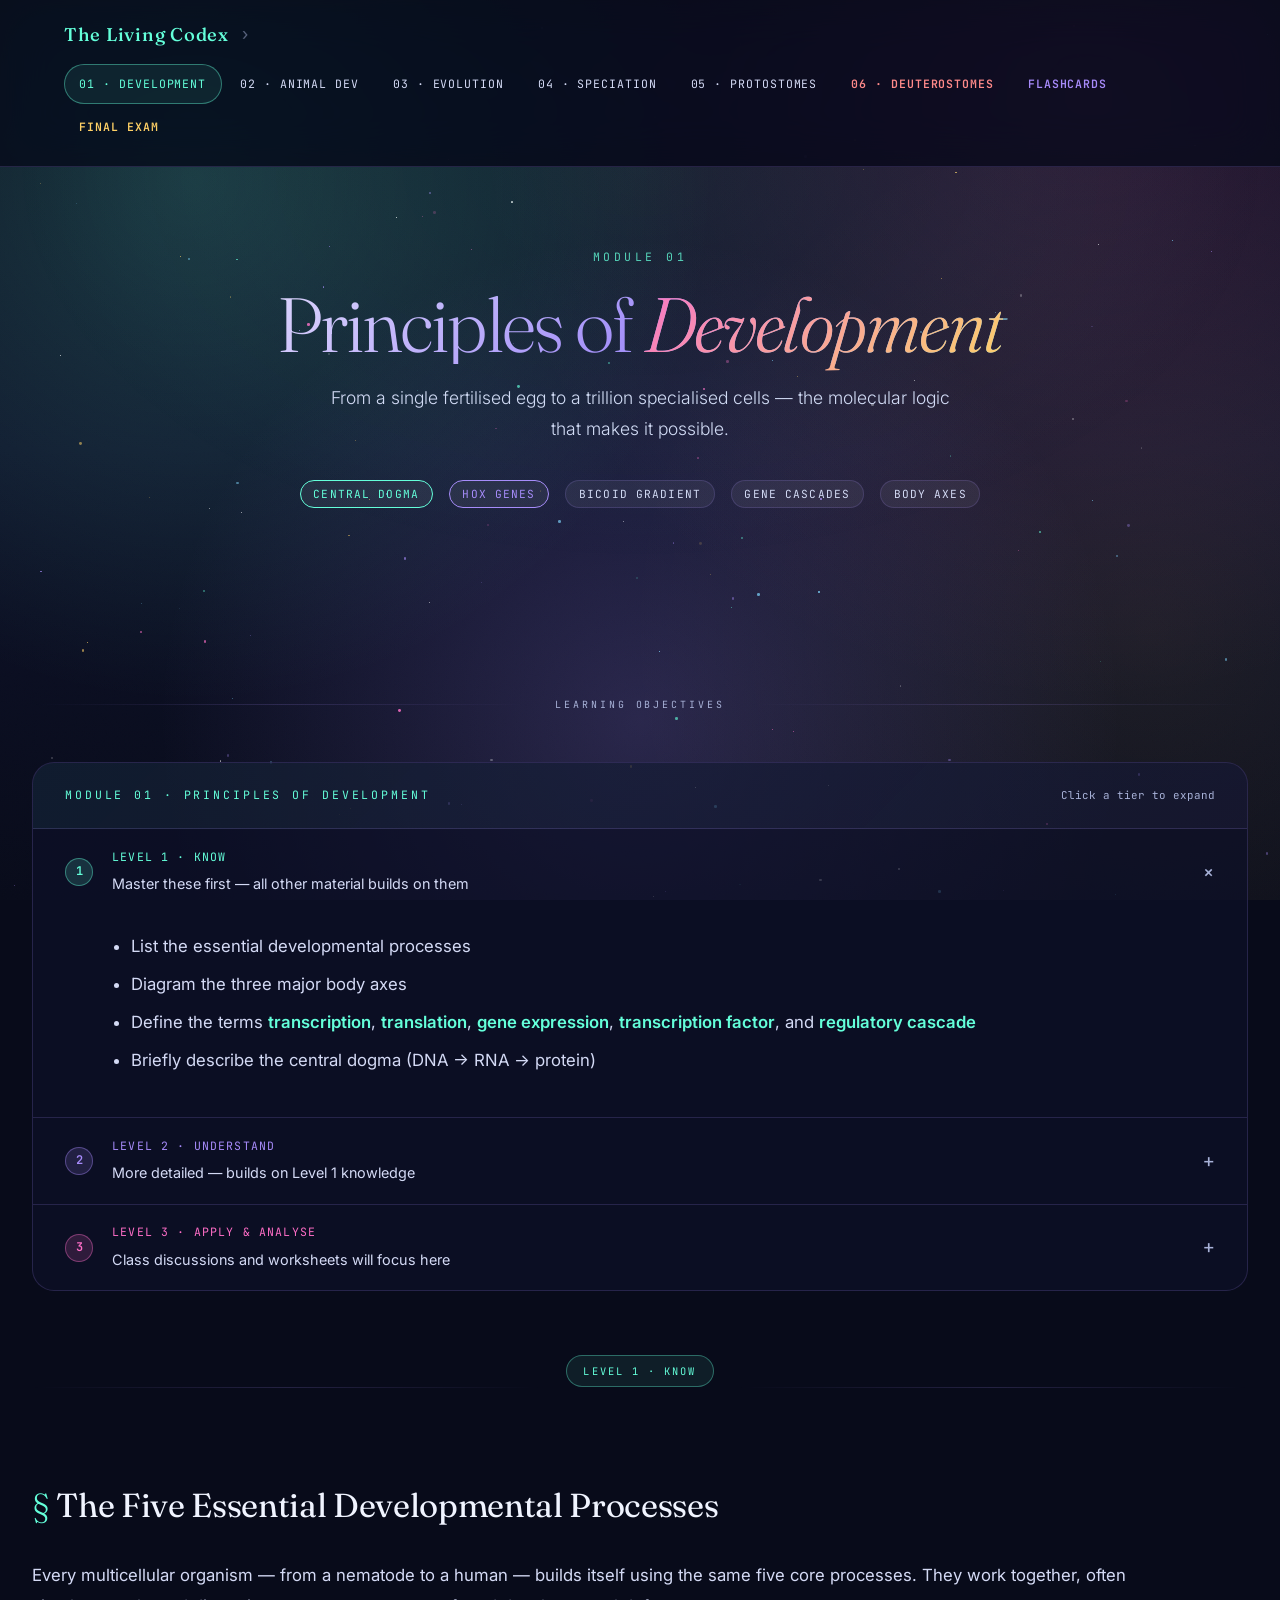
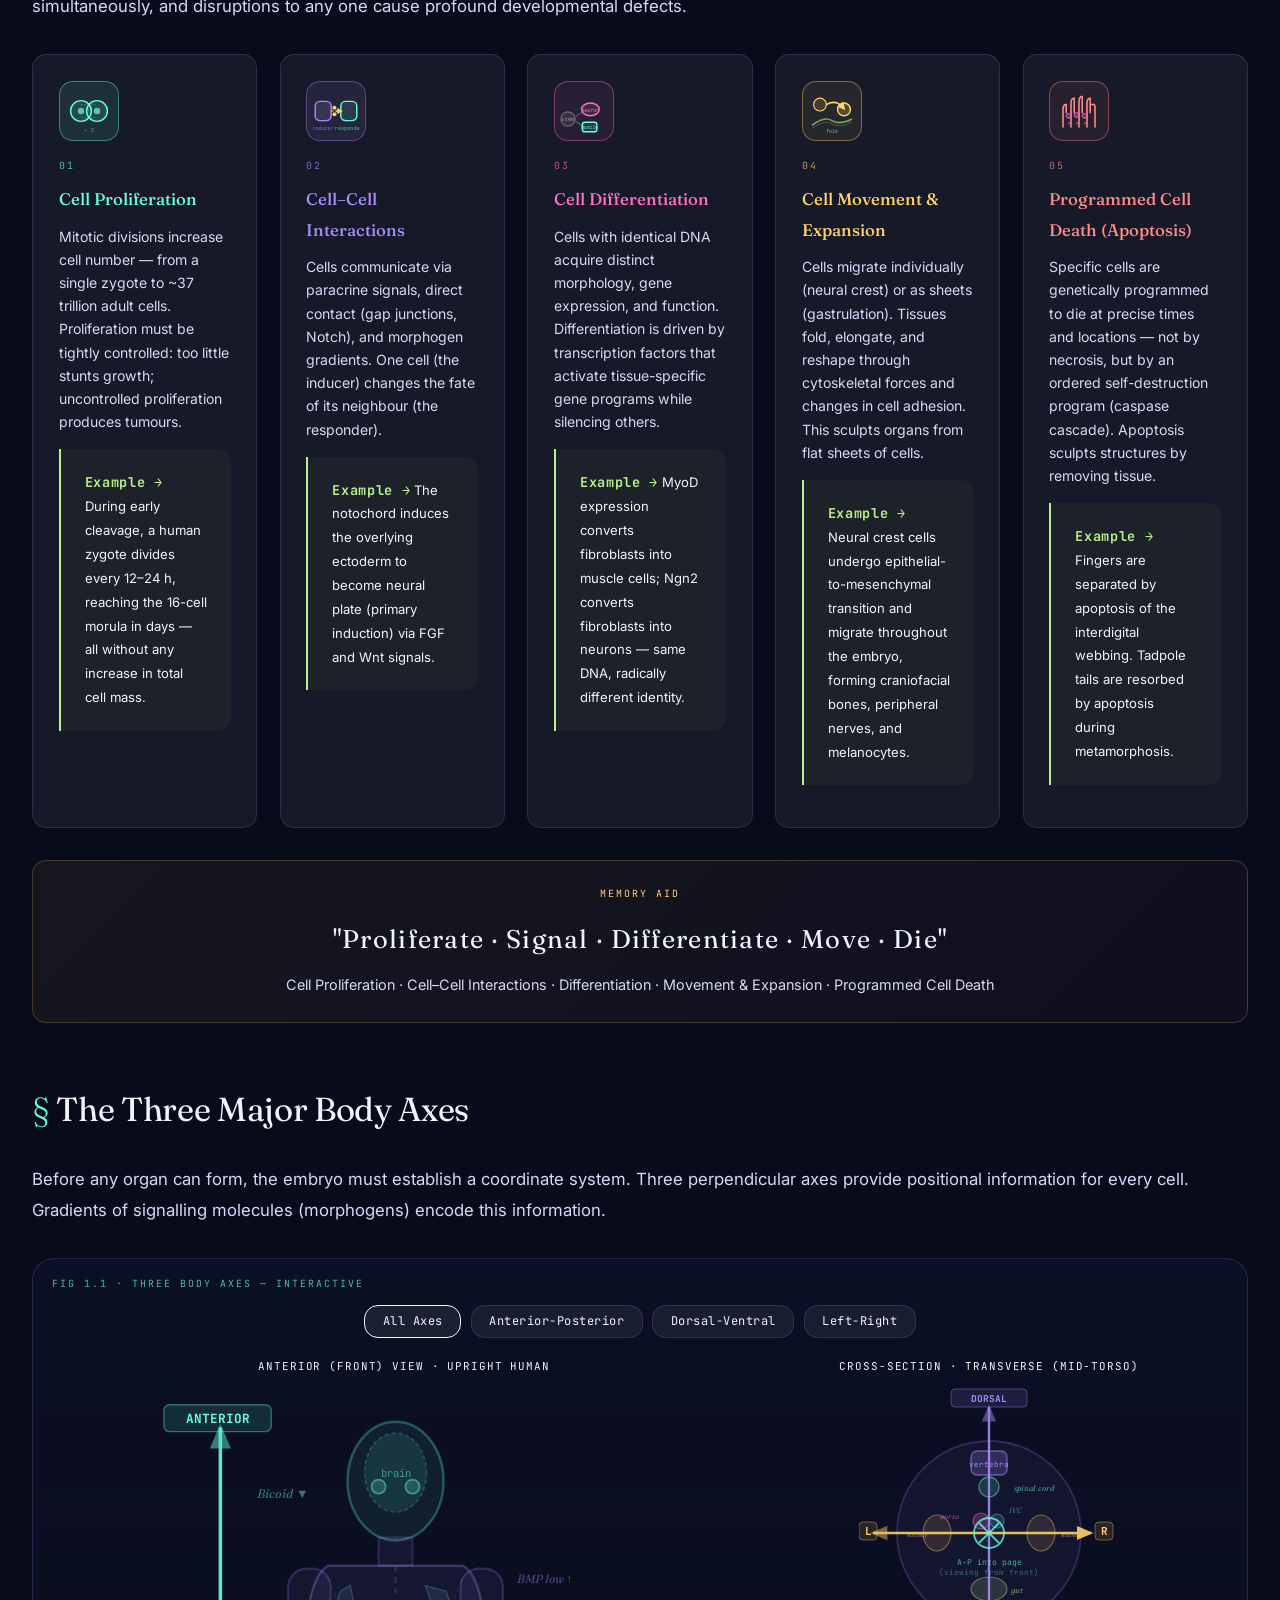
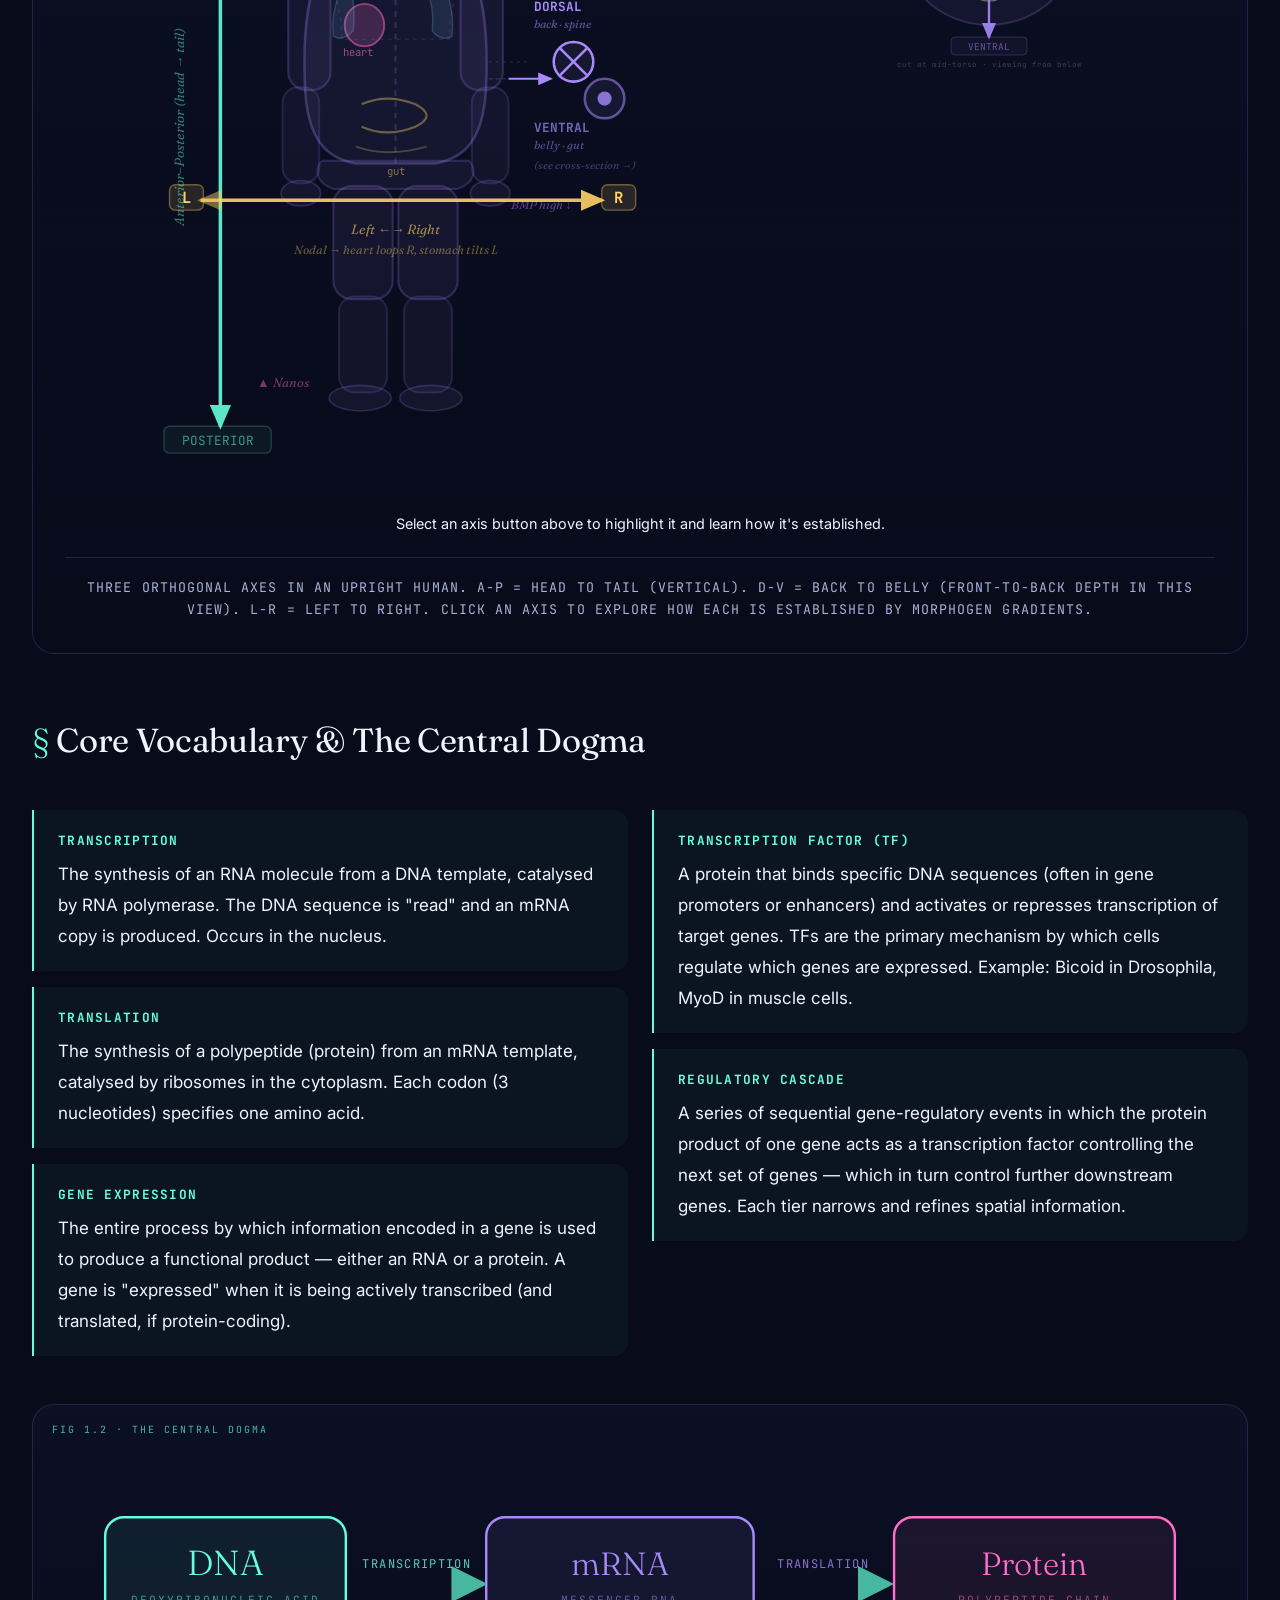
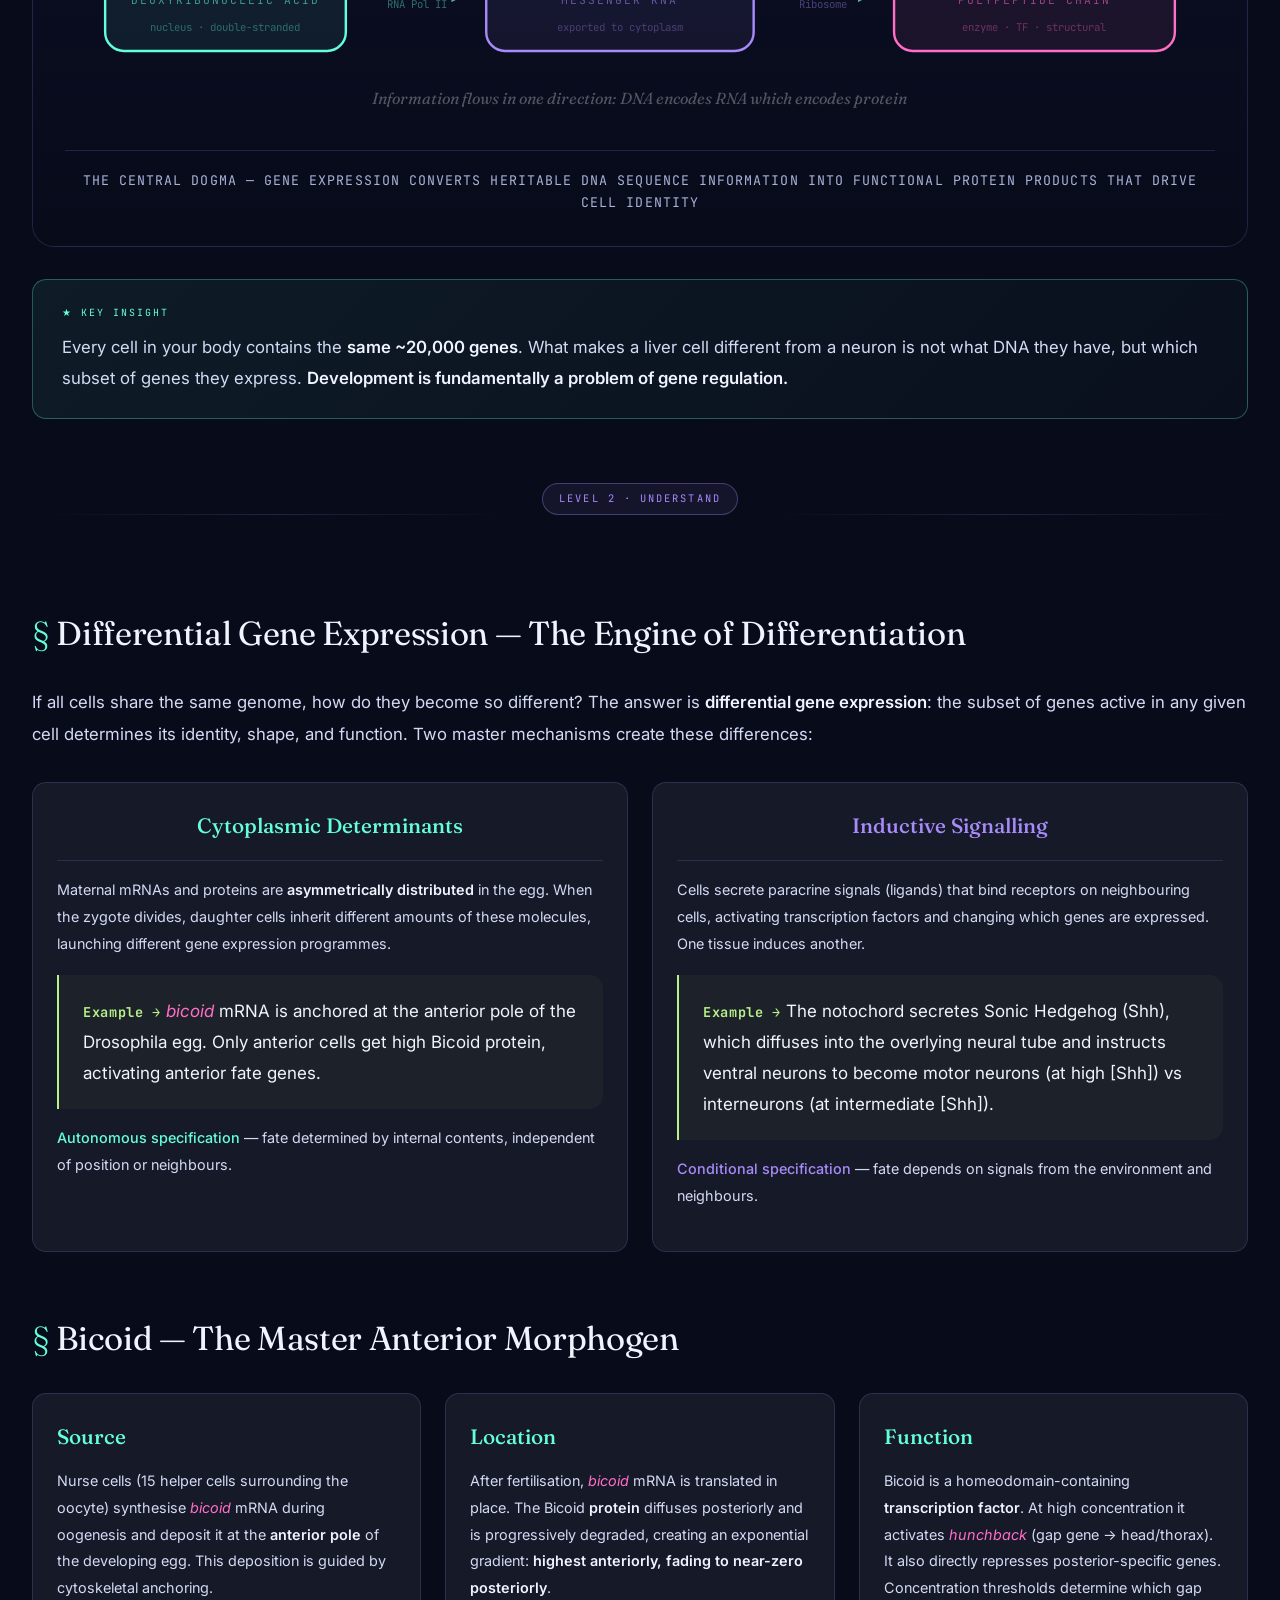
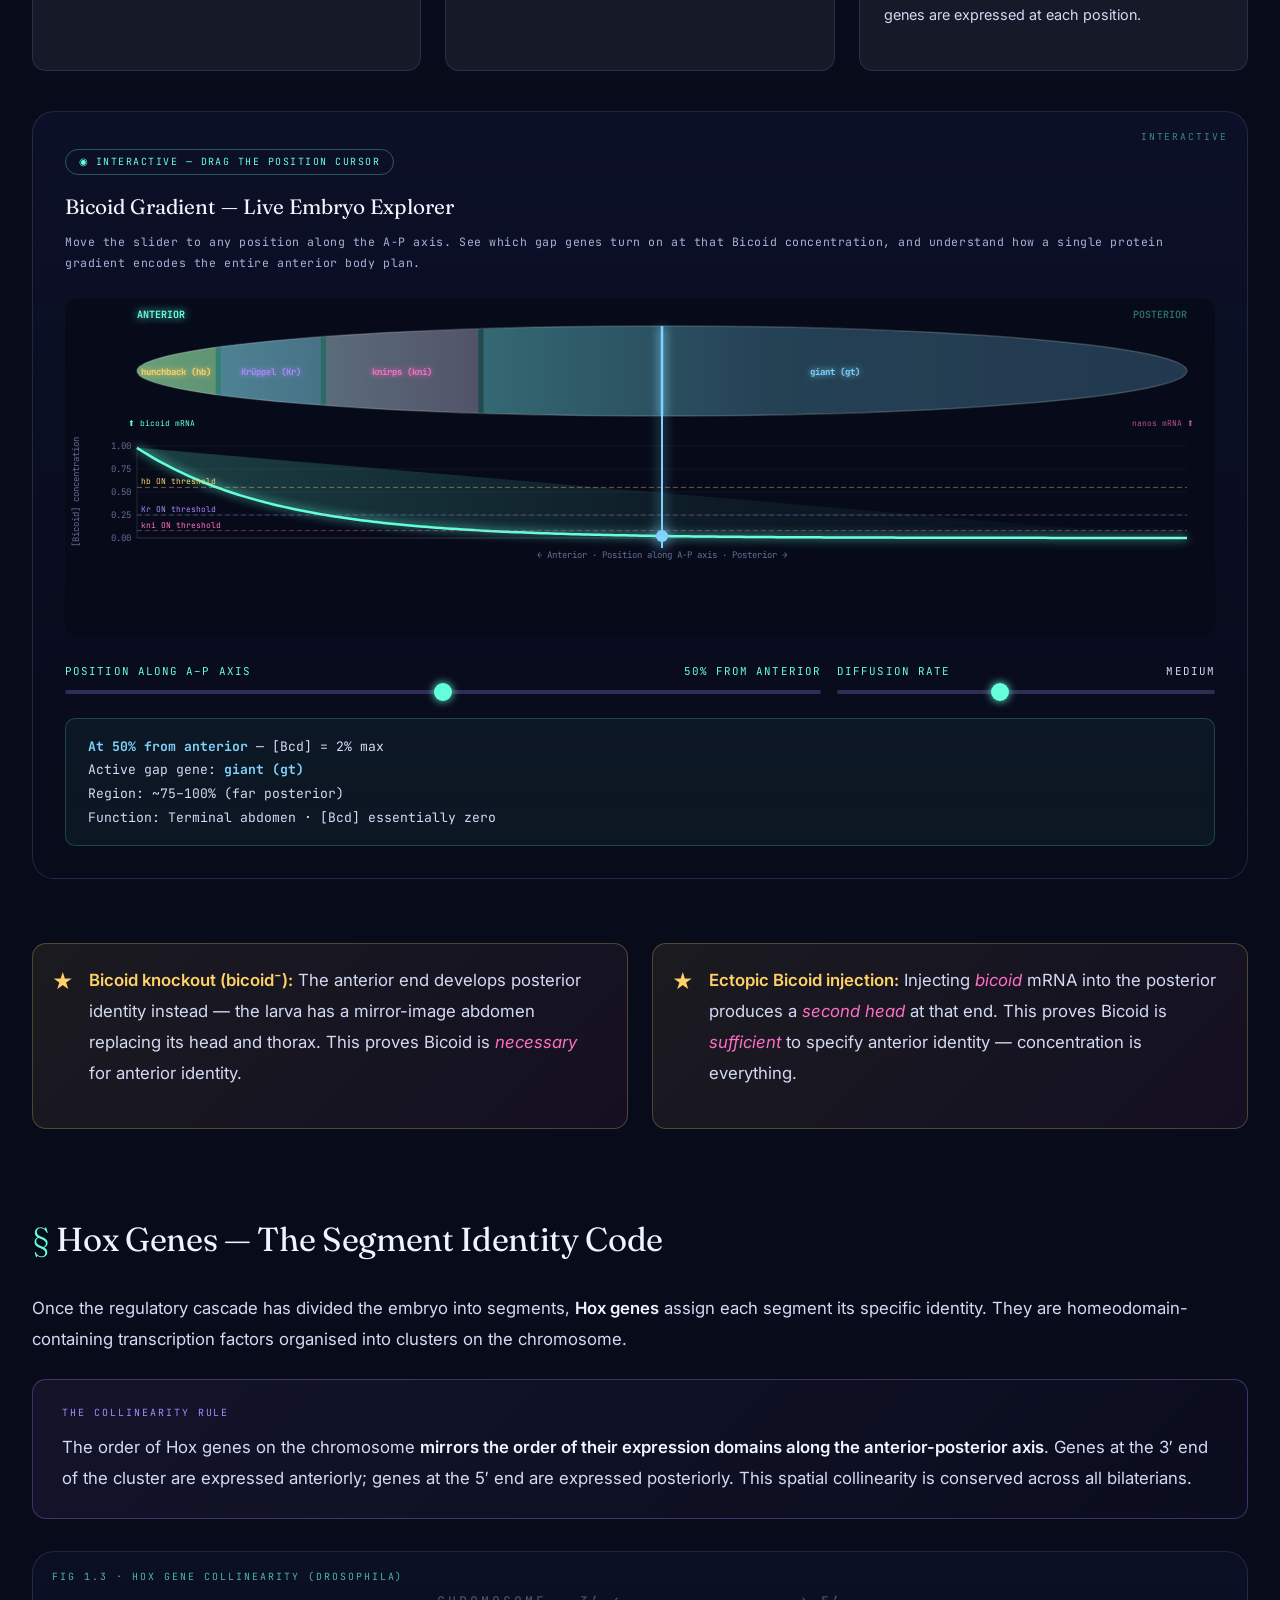
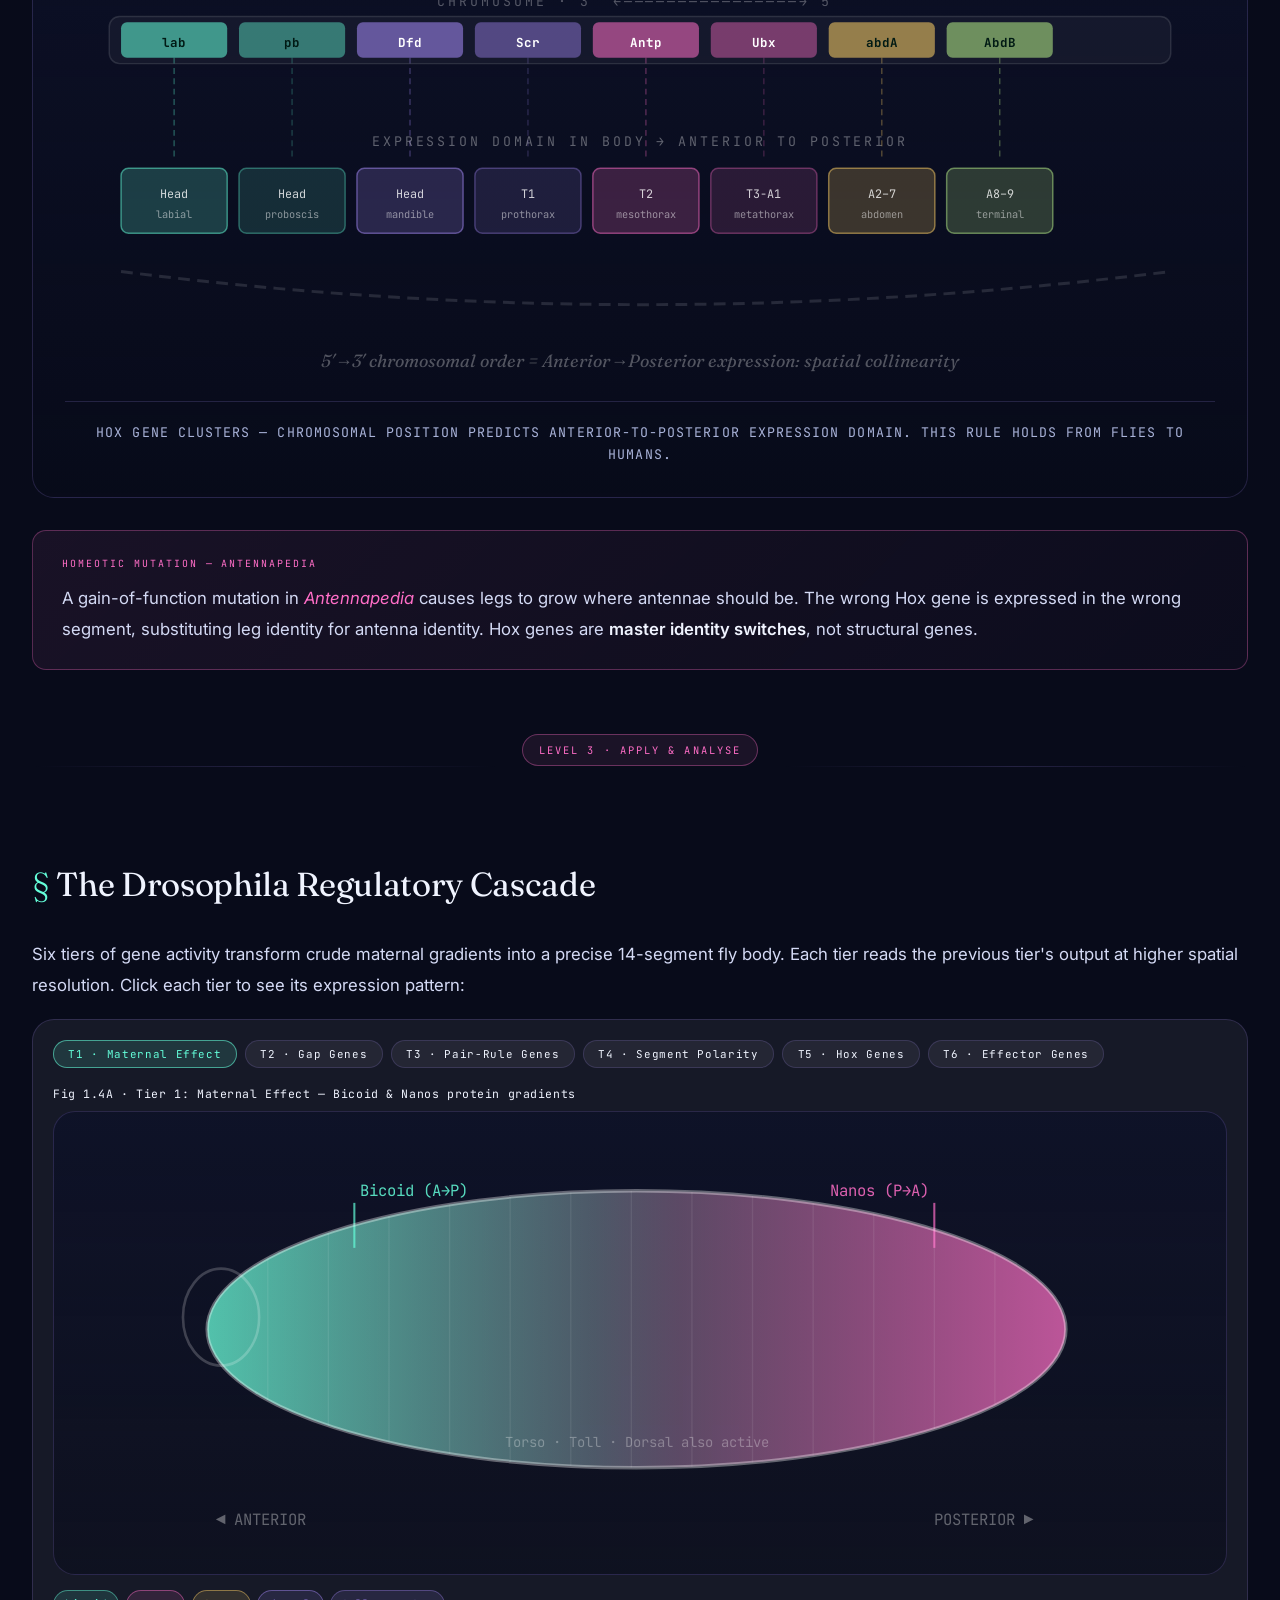
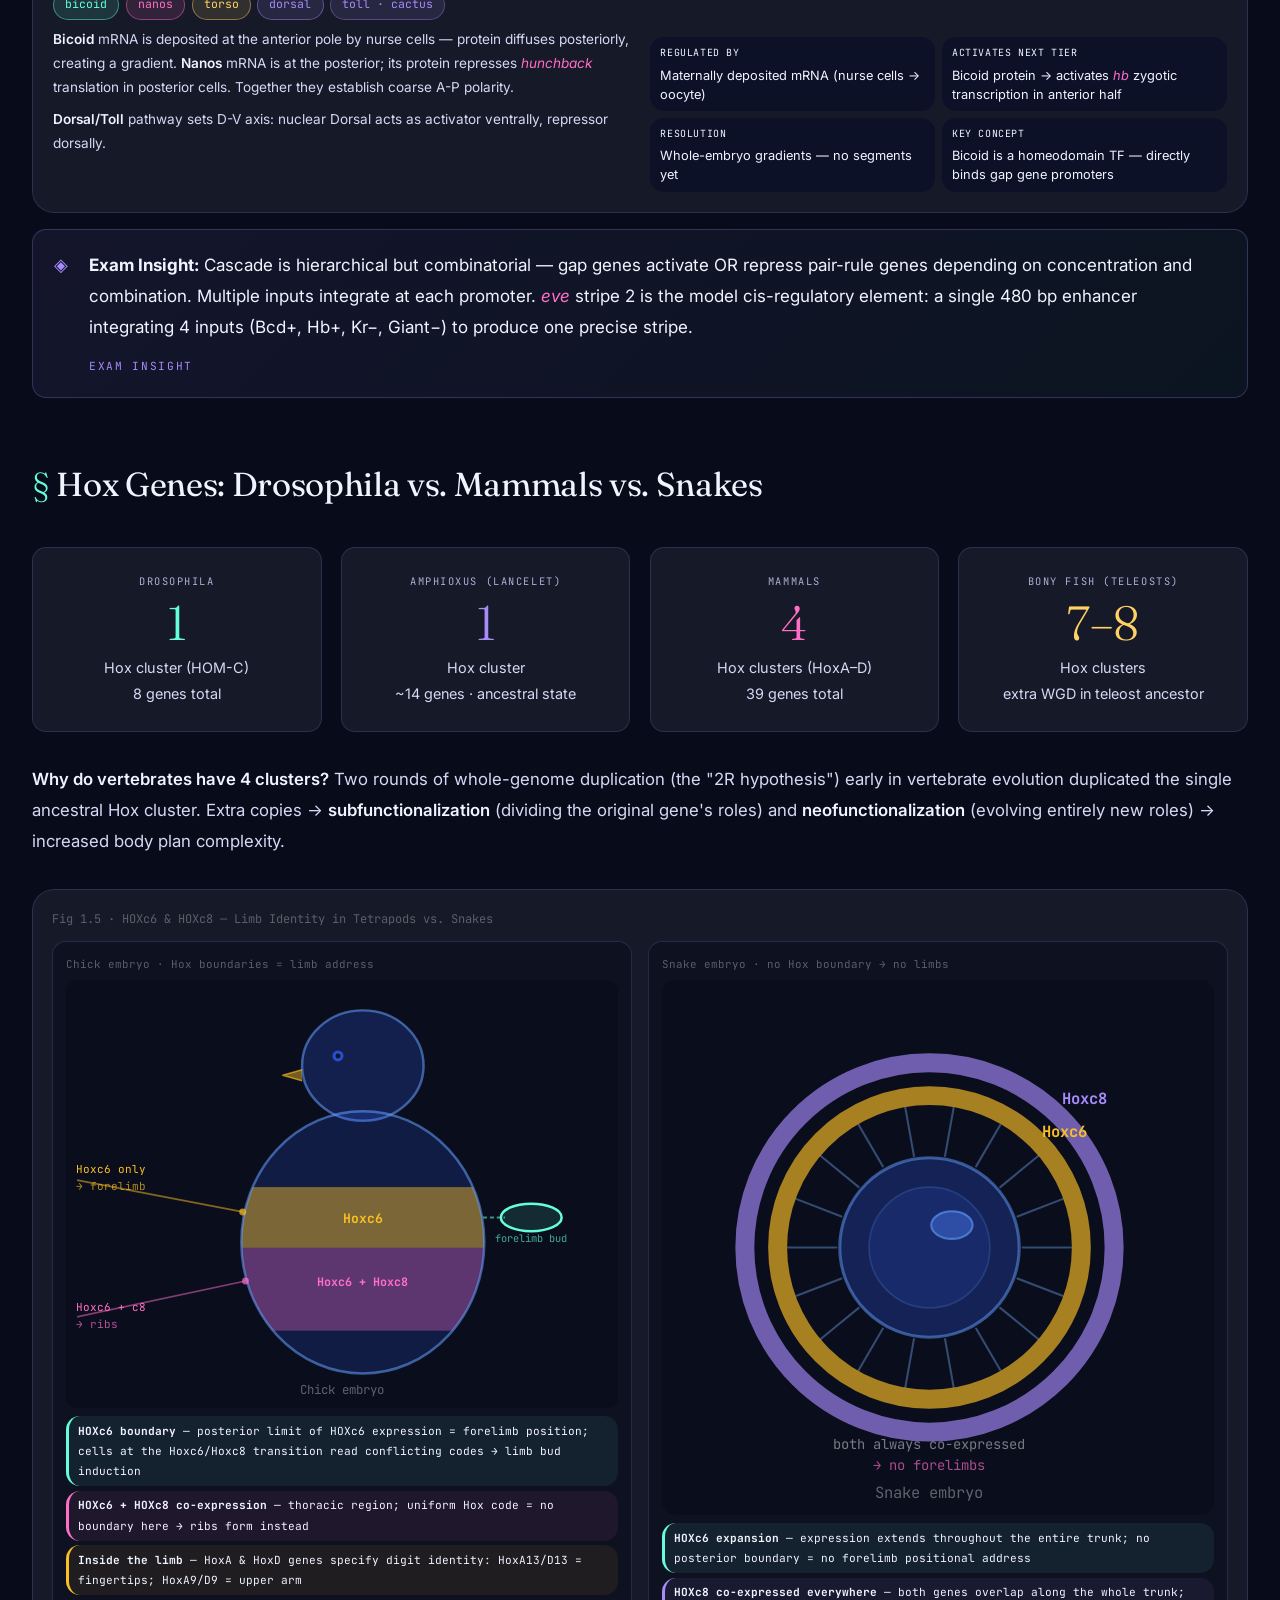
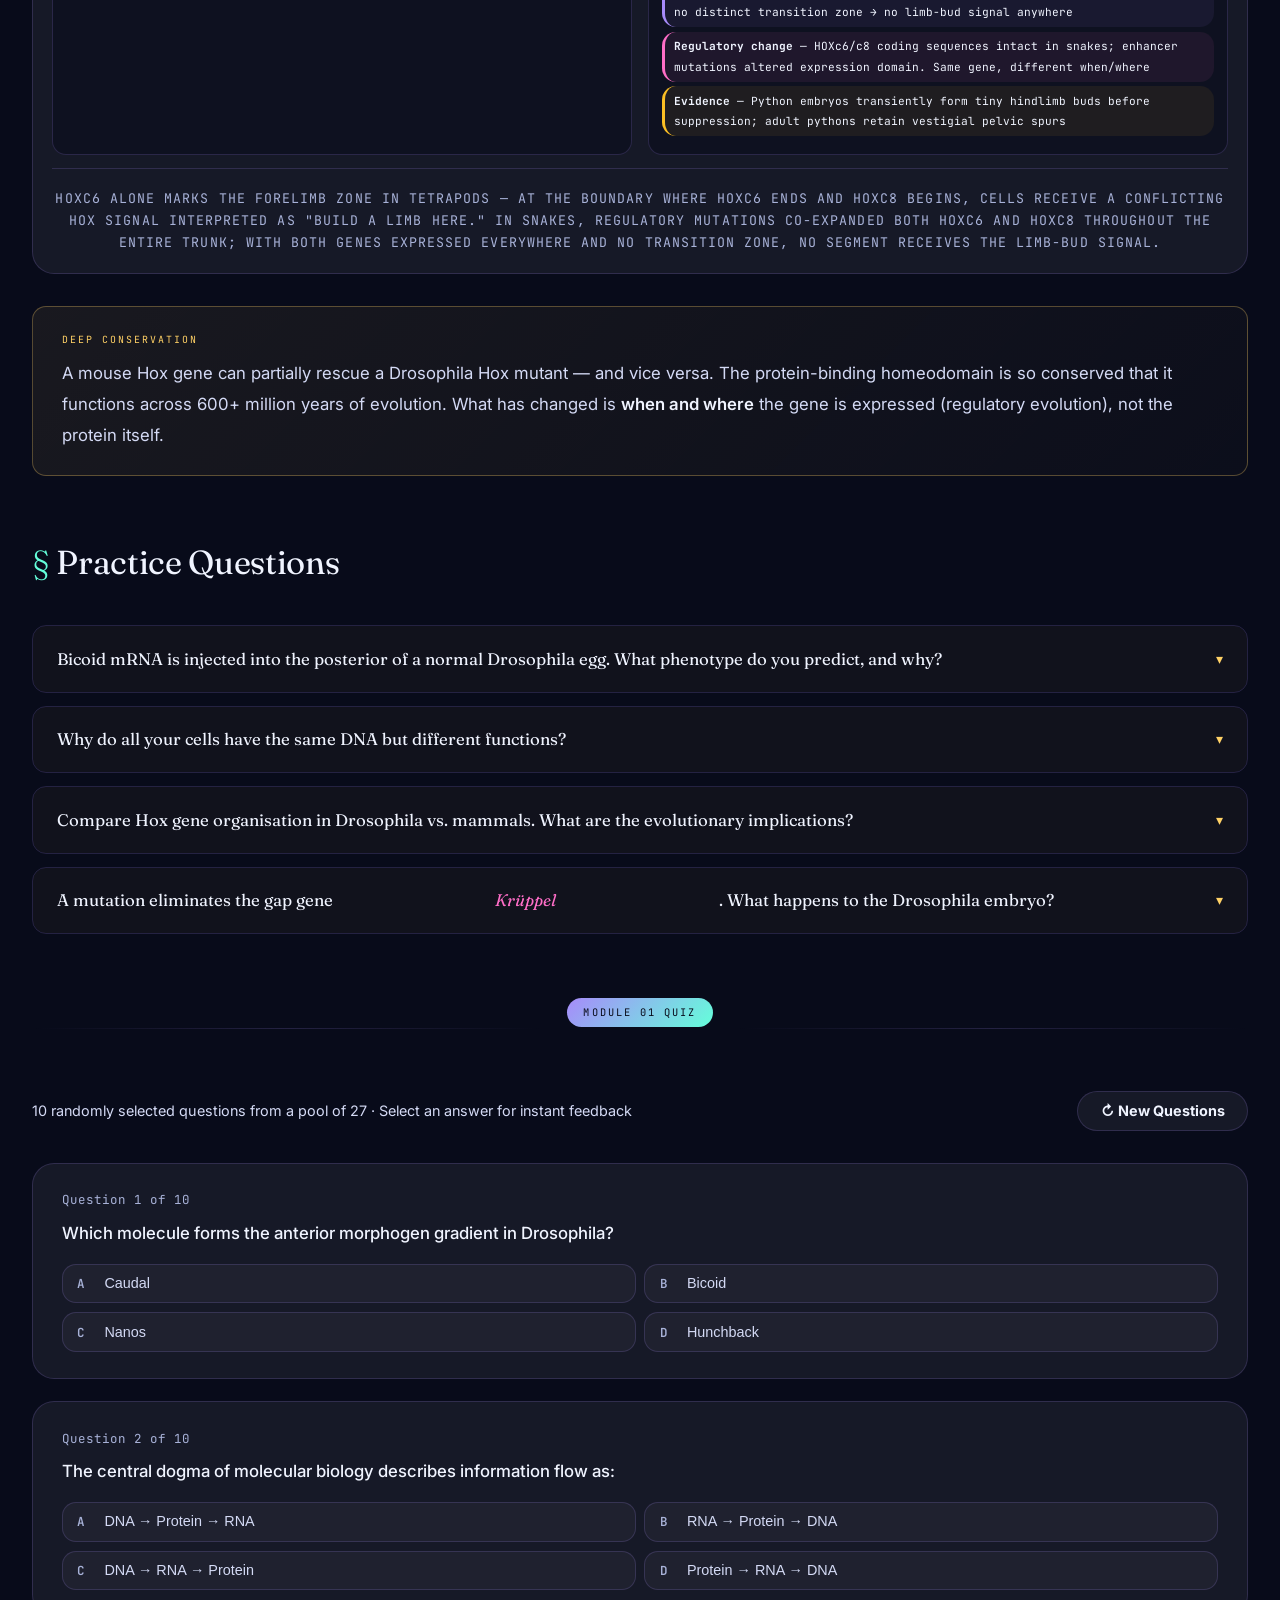
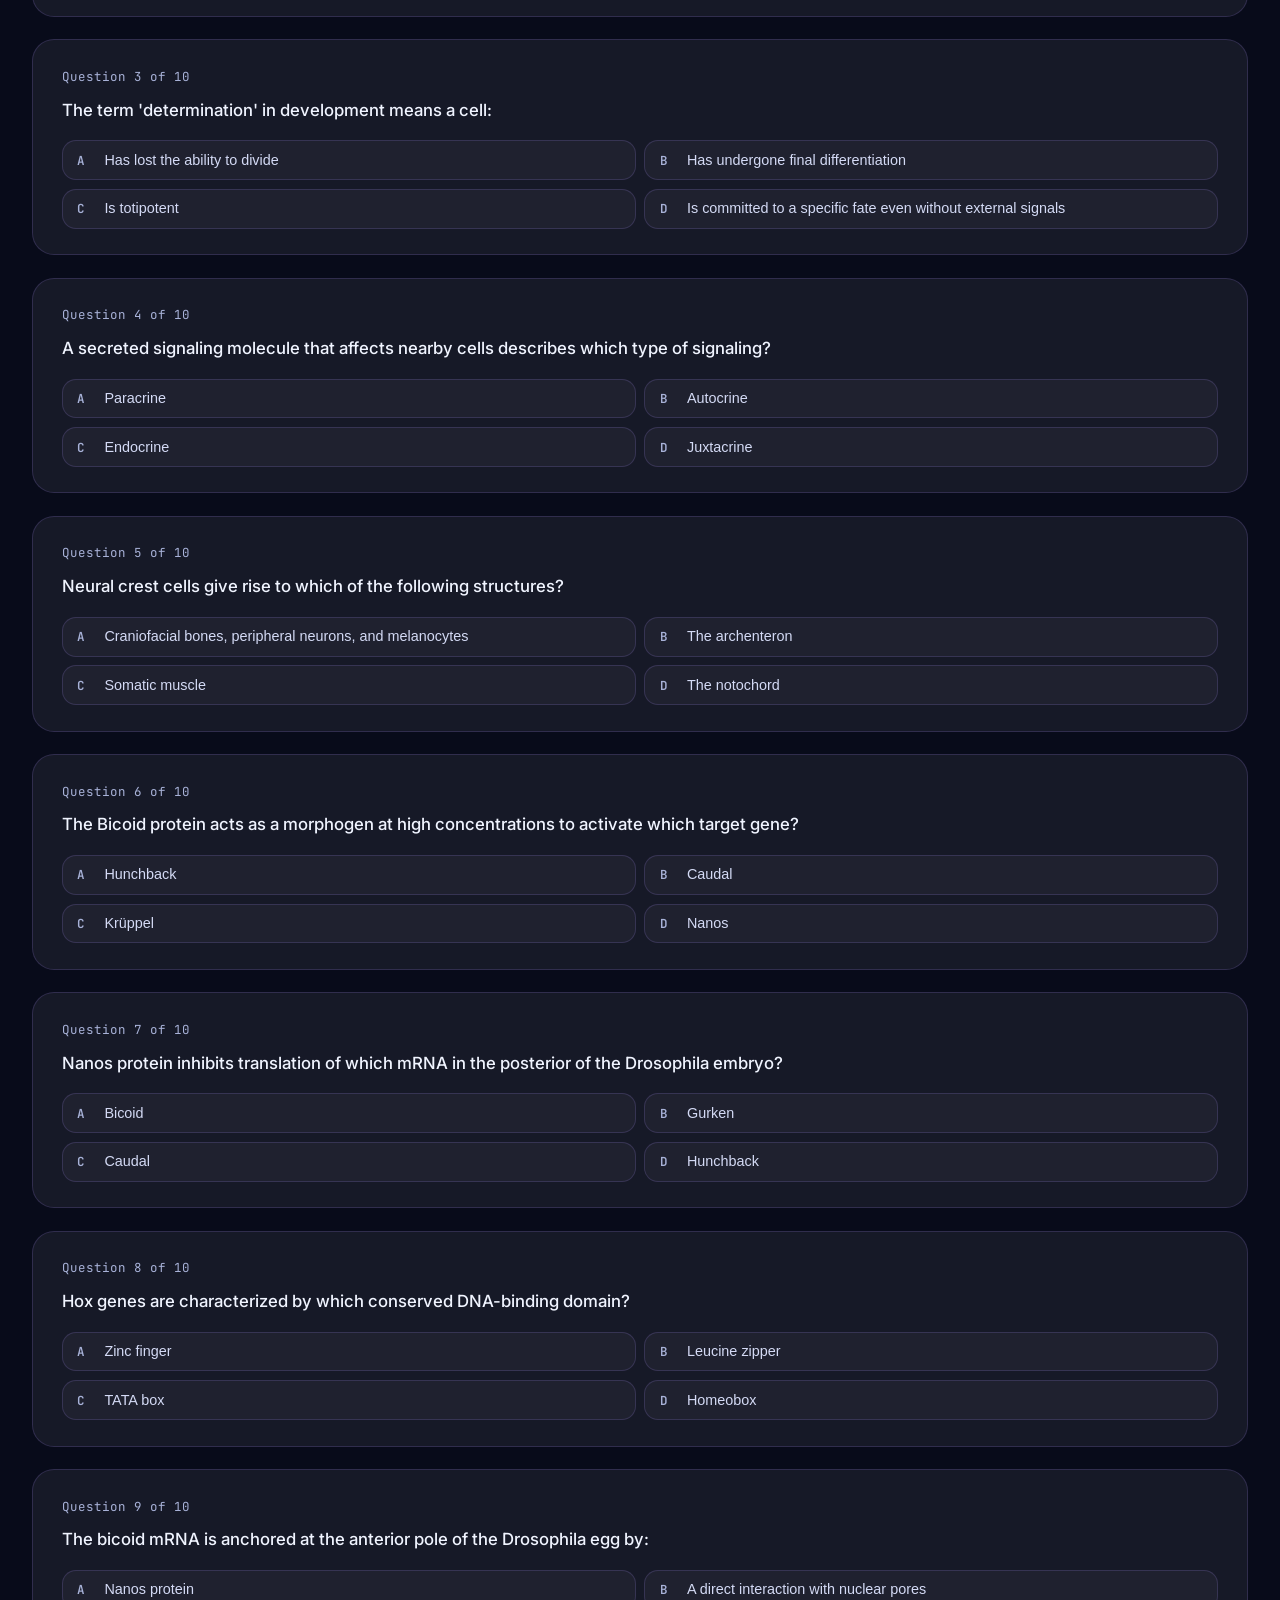
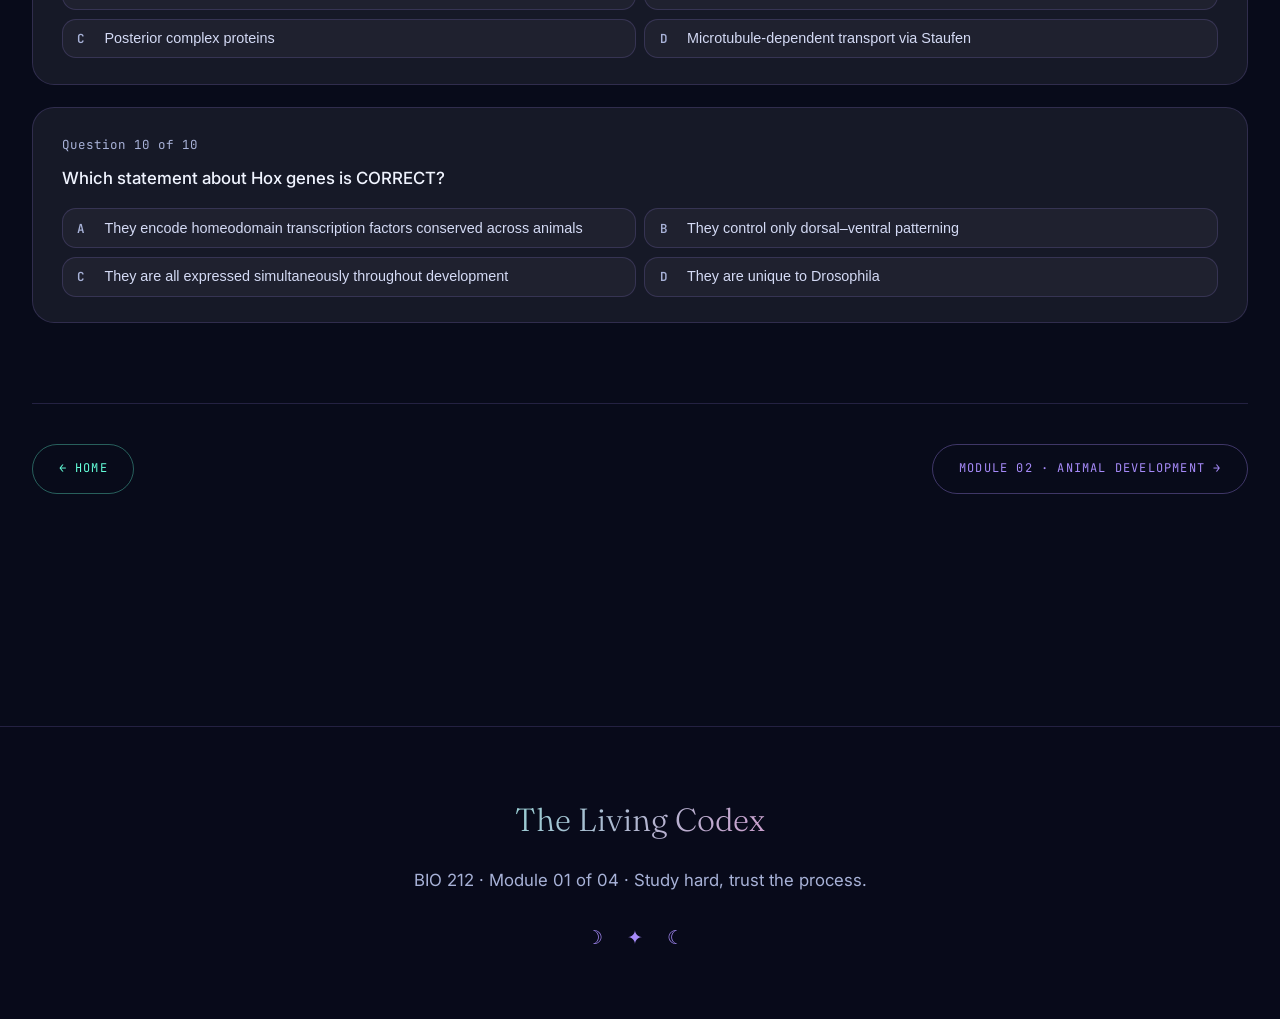
<file: module-01.html>
<!DOCTYPE html>
<html lang="en">
<head>
<meta charset="UTF-8">
<meta name="viewport" content="width=device-width, initial-scale=1.0">
<title>Module 01 · Principles of Development · BIO 212</title>
<link rel="preconnect" href="https://fonts.googleapis.com">
<link rel="preconnect" href="https://fonts.gstatic.com" crossorigin>
<link href="https://fonts.googleapis.com/css2?family=Fraunces:ital,opsz,wght@0,9..144,300..900;1,9..144,300..900&family=Inter:wght@300;400;500;600;700&family=JetBrains+Mono:wght@400;600&display=swap" rel="stylesheet">
<link rel="stylesheet" href="styles.css">
</head>
<body>

<div class="progress-bar" id="progress-bar"></div>
<div class="aurora"></div>
<div class="grain"></div>
<div id="stars" style="position:fixed;inset:0;z-index:-2;overflow:hidden;pointer-events:none;"></div>

<!-- NAV -->
<nav class="module-nav">
  <div style="max-width:1280px;margin:0 auto;padding:0.6rem 2rem;display:flex;align-items:center;gap:0.8rem;flex-wrap:wrap;">
    <a href="index.html" class="home-link">The Living Codex</a>
    <span style="color:var(--ink-dim);opacity:0.5;">›</span>
    <div class="nav-links">
      <a href="module-01.html">01 · Development</a>
      <a href="module-02.html">02 · Animal Dev</a>
      <a href="module-03.html">03 · Evolution</a>
      <a href="module-04.html">04 · Speciation</a>
      <a href="module-05.html">05 · Protostomes</a>
      <a href="module-06.html" style="color:var(--coral);font-weight:600;">06 · Deuterostomes</a>
      <a href="flashcards.html" style="color:var(--violet);font-weight:600;">Flashcards</a>
      <a href="exam.html" style="color:var(--gold);font-weight:600;">Final Exam</a>
    </div>
  </div>
</nav>

<!-- HERO -->
<header class="page-hero">
  <div class="module-eyebrow">Module 01</div>
  <h1>Principles of <em>Development</em></h1>
  <p class="page-desc">From a single fertilised egg to a trillion specialised cells — the molecular logic that makes it possible.</p>
  <div class="hero-tags">
    <span class="pill teal">Central Dogma</span>
    <span class="pill violet">Hox Genes</span>
    <span class="pill">Bicoid Gradient</span>
    <span class="pill">Gene Cascades</span>
    <span class="pill">Body Axes</span>
  </div>
</header>

<main class="container">

<!-- ══════ LEARNING GOALS ══════ -->
<section class="reveal">
  <div class="divider">Learning Objectives</div>
  <div class="learning-goals">
    <div class="lg-header">
      <span class="lg-header-title">Module 01 · Principles of Development</span>
      <span style="font-family:var(--mono);font-size:0.68rem;color:var(--ink-dim);margin-left:auto;">Click a tier to expand</span>
    </div>

    <div class="lg-tier tier-1">
      <div class="lg-tier-header">
        <div class="lg-tier-badge">1</div>
        <div>
          <div class="lg-tier-label">Level 1 · Know</div>
          <div style="font-size:var(--text-sm);color:var(--ink-soft);margin-top:0.2rem;">Master these first — all other material builds on them</div>
        </div>
        <div class="lg-tier-toggle">+</div>
      </div>
      <div class="lg-tier-body">
        <div class="lg-tier-content">
          <ul>
            <li>List the essential developmental processes</li>
            <li>Diagram the three major body axes</li>
            <li>Define the terms <strong>transcription</strong>, <strong>translation</strong>, <strong>gene expression</strong>, <strong>transcription factor</strong>, and <strong>regulatory cascade</strong></li>
            <li>Briefly describe the central dogma (DNA → RNA → protein)</li>
          </ul>
        </div>
      </div>
    </div>

    <div class="lg-tier tier-2">
      <div class="lg-tier-header">
        <div class="lg-tier-badge">2</div>
        <div>
          <div class="lg-tier-label">Level 2 · Understand</div>
          <div style="font-size:var(--text-sm);color:var(--ink-soft);margin-top:0.2rem;">More detailed — builds on Level 1 knowledge</div>
        </div>
        <div class="lg-tier-toggle">+</div>
      </div>
      <div class="lg-tier-body">
        <div class="lg-tier-content">
          <ul>
            <li>Describe each of the essential developmental processes and identify examples</li>
            <li>Explain the role of <strong>differential gene expression</strong> in development</li>
            <li>Describe the source, location, &amp; function of the <strong>Bicoid protein</strong> in Drosophila embryo patterning</li>
            <li>Describe the function of <strong>Hox genes</strong> in embryo development</li>
          </ul>
        </div>
      </div>
    </div>

    <div class="lg-tier tier-3">
      <div class="lg-tier-header">
        <div class="lg-tier-badge">3</div>
        <div>
          <div class="lg-tier-label">Level 3 · Apply &amp; Analyse</div>
          <div style="font-size:var(--text-sm);color:var(--ink-soft);margin-top:0.2rem;">Class discussions and worksheets will focus here</div>
        </div>
        <div class="lg-tier-toggle">+</div>
      </div>
      <div class="lg-tier-body">
        <div class="lg-tier-content">
          <ul>
            <li>Describe the <strong>regulatory cascade</strong> of early Drosophila development</li>
            <li>Compare and contrast the expression of Hox genes in <strong>Drosophila vs. mammals</strong> and in <strong>tetrapods with forelimbs vs. snakes</strong></li>
          </ul>
        </div>
      </div>
    </div>
  </div>
</section>

<!-- ══════ LEVEL 1 ══════ -->
<div class="divider reveal"><span class="level-badge l1">Level 1 · Know</span></div>

<!-- 1a: Essential Developmental Processes -->
<section class="reveal">
  <h3>The Five Essential Developmental Processes</h3>
  <p>Every multicellular organism — from a nematode to a human — builds itself using the same five core processes. They work together, often simultaneously, and disruptions to any one cause profound developmental defects.</p>

  <div class="dev-process-grid reveal">

    <div class="dev-card reveal-item delay-1">
      <div class="dev-card-icon" style="background:rgba(100,255,218,0.1);border-color:rgba(100,255,218,0.4);">
        <svg viewBox="0 0 60 60" width="48" height="48" xmlns="http://www.w3.org/2000/svg">
          <!-- Cell dividing: one cell splitting into two -->
          <circle cx="20" cy="30" r="13" fill="rgba(100,255,218,0.12)" stroke="#64ffda" stroke-width="1.8"/>
          <circle cx="40" cy="30" r="13" fill="rgba(100,255,218,0.12)" stroke="#64ffda" stroke-width="1.8"/>
          <!-- Mitotic spindle between them -->
          <line x1="20" y1="22" x2="40" y2="22" stroke="rgba(100,255,218,0.4)" stroke-width="1" stroke-dasharray="2,2"/>
          <line x1="20" y1="38" x2="40" y2="38" stroke="rgba(100,255,218,0.4)" stroke-width="1" stroke-dasharray="2,2"/>
          <circle cx="20" cy="30" r="4" fill="#64ffda" opacity="0.7"/>
          <circle cx="40" cy="30" r="4" fill="#64ffda" opacity="0.7"/>
          <text x="30" y="56" text-anchor="middle" font-family="monospace" font-size="7" fill="rgba(100,255,218,0.6)">÷ 2</text>
        </svg>
      </div>
      <div class="dev-card-num" style="color:var(--teal);">01</div>
      <h4 style="color:var(--teal);">Cell Proliferation</h4>
      <p>Mitotic divisions increase cell number — from a single zygote to ~37 trillion adult cells. Proliferation must be tightly controlled: too little stunts growth; uncontrolled proliferation produces tumours.</p>
      <div class="example"><strong>Example →</strong> During early cleavage, a human zygote divides every 12–24 h, reaching the 16-cell morula in days — all without any increase in total cell mass.</div>
    </div>

    <div class="dev-card reveal-item delay-2">
      <div class="dev-card-icon" style="background:rgba(167,139,250,0.1);border-color:rgba(167,139,250,0.4);">
        <svg viewBox="0 0 60 60" width="48" height="48" xmlns="http://www.w3.org/2000/svg">
          <!-- Two cells with signal arrow between them -->
          <rect x="4" y="18" width="20" height="24" rx="6" fill="rgba(167,139,250,0.15)" stroke="#a78bfa" stroke-width="1.8"/>
          <rect x="36" y="18" width="20" height="24" rx="6" fill="rgba(100,255,218,0.1)" stroke="#64ffda" stroke-width="1.8"/>
          <!-- Signal dots travelling between -->
          <circle cx="28" cy="26" r="2.5" fill="#ffd166"/>
          <circle cx="32" cy="30" r="2" fill="#ffd166" opacity="0.7"/>
          <circle cx="28" cy="34" r="2.5" fill="#ffd166"/>
          <path d="M24,30 L36,30" stroke="#ffd166" stroke-width="1.5" stroke-dasharray="3,2" marker-end="url(#arr-sig)"/>
          <defs><marker id="arr-sig" markerWidth="5" markerHeight="5" refX="3" refY="2.5" orient="auto"><path d="M0,0 L5,2.5 L0,5 Z" fill="#ffd166"/></marker></defs>
          <text x="14" y="54" text-anchor="middle" font-family="monospace" font-size="6.5" fill="rgba(167,139,250,0.7)">inducer</text>
          <text x="46" y="54" text-anchor="middle" font-family="monospace" font-size="6.5" fill="rgba(100,255,218,0.7)">responder</text>
        </svg>
      </div>
      <div class="dev-card-num" style="color:var(--violet);">02</div>
      <h4 style="color:var(--violet);">Cell–Cell Interactions</h4>
      <p>Cells communicate via paracrine signals, direct contact (gap junctions, Notch), and morphogen gradients. One cell (the inducer) changes the fate of its neighbour (the responder).</p>
      <div class="example"><strong>Example →</strong> The notochord induces the overlying ectoderm to become neural plate (primary induction) via FGF and Wnt signals.</div>
    </div>

    <div class="dev-card reveal-item delay-3">
      <div class="dev-card-icon" style="background:rgba(255,110,199,0.08);border-color:rgba(255,110,199,0.4);">
        <svg viewBox="0 0 60 60" width="48" height="48" xmlns="http://www.w3.org/2000/svg">
          <!-- Three cells progressively more specialised -->
          <circle cx="10" cy="40" r="9" fill="rgba(255,255,255,0.08)" stroke="rgba(255,255,255,0.3)" stroke-width="1.5"/>
          <text x="10" y="43" text-anchor="middle" font-family="monospace" font-size="7" fill="rgba(255,255,255,0.5)">stem</text>
          <path d="M20,37 L30,30" stroke="rgba(255,110,199,0.4)" stroke-width="1.5"/>
          <path d="M20,43 L30,50" stroke="rgba(100,255,218,0.4)" stroke-width="1.5"/>
          <ellipse cx="38" cy="28" rx="11" ry="8" fill="rgba(255,110,199,0.12)" stroke="#ff6ec7" stroke-width="1.8"/>
          <text x="38" y="31" text-anchor="middle" font-family="monospace" font-size="6" fill="#ff6ec7">neuron</text>
          <rect x="28" y="44" width="18" height="12" rx="3" fill="rgba(100,255,218,0.1)" stroke="#64ffda" stroke-width="1.8"/>
          <text x="37" y="52" text-anchor="middle" font-family="monospace" font-size="6" fill="#64ffda">muscle</text>
        </svg>
      </div>
      <div class="dev-card-num" style="color:var(--rose);">03</div>
      <h4 style="color:var(--rose);">Cell Differentiation</h4>
      <p>Cells with identical DNA acquire distinct morphology, gene expression, and function. Differentiation is driven by transcription factors that activate tissue-specific gene programs while silencing others.</p>
      <div class="example"><strong>Example →</strong> MyoD expression converts fibroblasts into muscle cells; Ngn2 converts fibroblasts into neurons — same DNA, radically different identity.</div>
    </div>

    <div class="dev-card reveal-item delay-4">
      <div class="dev-card-icon" style="background:rgba(255,209,102,0.08);border-color:rgba(255,209,102,0.4);">
        <svg viewBox="0 0 60 60" width="48" height="48" xmlns="http://www.w3.org/2000/svg">
          <!-- Cells with migration arrows -->
          <circle cx="15" cy="22" r="8" fill="rgba(255,209,102,0.12)" stroke="#ffd166" stroke-width="1.5"/>
          <path d="M23,22 Q35,15 44,26" stroke="#ffd166" stroke-width="2" fill="none" marker-end="url(#arr-mv)"/>
          <circle cx="45" cy="28" r="8" fill="rgba(255,209,102,0.2)" stroke="#ffd166" stroke-width="1.8"/>
          <!-- Folding tissue below -->
          <path d="M5,48 Q20,36 30,42 Q40,48 55,40" stroke="rgba(184,240,137,0.6)" stroke-width="2" fill="none"/>
          <path d="M5,52 Q20,40 30,46 Q40,52 55,44" stroke="rgba(184,240,137,0.3)" stroke-width="1" fill="none"/>
          <defs><marker id="arr-mv" markerWidth="5" markerHeight="5" refX="3" refY="2.5" orient="auto"><path d="M0,0 L5,2.5 L0,5 Z" fill="#ffd166"/></marker></defs>
          <text x="30" y="58" text-anchor="middle" font-family="monospace" font-size="6" fill="rgba(184,240,137,0.7)">fold</text>
        </svg>
      </div>
      <div class="dev-card-num" style="color:var(--gold);">04</div>
      <h4 style="color:var(--gold);">Cell Movement &amp; Expansion</h4>
      <p>Cells migrate individually (neural crest) or as sheets (gastrulation). Tissues fold, elongate, and reshape through cytoskeletal forces and changes in cell adhesion. This sculpts organs from flat sheets of cells.</p>
      <div class="example"><strong>Example →</strong> Neural crest cells undergo epithelial-to-mesenchymal transition and migrate throughout the embryo, forming craniofacial bones, peripheral nerves, and melanocytes.</div>
    </div>

    <div class="dev-card reveal-item delay-5">
      <div class="dev-card-icon" style="background:rgba(255,138,138,0.08);border-color:rgba(255,138,138,0.4);">
        <svg viewBox="0 0 60 60" width="48" height="48" xmlns="http://www.w3.org/2000/svg">
          <!-- Hand with apoptosis between digits -->
          <path d="M10,50 L10,28 Q10,22 14,22 L14,32" stroke="#ff8a8a" stroke-width="2" fill="none" stroke-linecap="round"/>
          <path d="M20,50 L20,20 Q20,14 24,14 L24,32" stroke="#ff8a8a" stroke-width="2" fill="none" stroke-linecap="round"/>
          <path d="M30,50 L30,18 Q30,12 34,12 L34,32" stroke="#ff8a8a" stroke-width="2" fill="none" stroke-linecap="round"/>
          <path d="M40,50 L40,20 Q40,14 44,14 L44,32" stroke="#ff8a8a" stroke-width="2" fill="none" stroke-linecap="round"/>
          <path d="M50,50 L50,26 Q50,20 46,22" stroke="#ff8a8a" stroke-width="2" fill="none" stroke-linecap="round"/>
          <!-- Web between digits shown as fragmenting cells -->
          <circle cx="17" cy="36" r="3" fill="rgba(255,110,199,0.3)" stroke="#ff6ec7" stroke-width="1"/>
          <circle cx="27" cy="35" r="3" fill="rgba(255,110,199,0.3)" stroke="#ff6ec7" stroke-width="1"/>
          <circle cx="37" cy="36" r="3" fill="rgba(255,110,199,0.3)" stroke="#ff6ec7" stroke-width="1"/>
          <text x="17" y="48" text-anchor="middle" font-family="monospace" font-size="6" fill="rgba(255,110,199,0.7)">✕</text>
          <text x="27" y="48" text-anchor="middle" font-family="monospace" font-size="6" fill="rgba(255,110,199,0.7)">✕</text>
          <text x="37" y="48" text-anchor="middle" font-family="monospace" font-size="6" fill="rgba(255,110,199,0.7)">✕</text>
        </svg>
      </div>
      <div class="dev-card-num" style="color:var(--coral);">05</div>
      <h4 style="color:var(--coral);">Programmed Cell Death (Apoptosis)</h4>
      <p>Specific cells are genetically programmed to die at precise times and locations — not by necrosis, but by an ordered self-destruction program (caspase cascade). Apoptosis sculpts structures by removing tissue.</p>
      <div class="example"><strong>Example →</strong> Fingers are separated by apoptosis of the interdigital webbing. Tadpole tails are resorbed by apoptosis during metamorphosis.</div>
    </div>

  </div>

  <div class="mnemonic">
    <div class="mnemonic-tag">Memory Aid</div>
    <div class="mnemonic-text">"Proliferate · Signal · Differentiate · Move · Die"</div>
    <div class="mnemonic-decode">Cell Proliferation · Cell–Cell Interactions · Differentiation · Movement &amp; Expansion · Programmed Cell Death</div>
  </div>

  <style>
  .dev-process-grid {
    display: grid;
    grid-template-columns: repeat(auto-fit, minmax(220px, 1fr));
    gap: 1.4rem;
    margin: 2rem 0;
  }
  .dev-card {
    background: var(--glass);
    border: 1px solid var(--line);
    border-radius: var(--radius-sm);
    padding: 1.6rem;
    position: relative;
    overflow: hidden;
    transition: all 0.35s cubic-bezier(0.16,1,0.3,1);
    display: flex;
    flex-direction: column;
    gap: 0.6rem;
  }
  .dev-card:hover { transform: translateY(-6px); box-shadow: 0 20px 60px -15px rgba(103,76,230,0.3); }
  .dev-card-icon {
    width: 60px; height: 60px;
    border-radius: 14px;
    border: 1px solid;
    display: flex; align-items: center; justify-content: center;
    margin-bottom: 0.4rem;
    flex-shrink: 0;
  }
  .dev-card-num {
    font-family: var(--mono);
    font-size: 0.62rem;
    letter-spacing: 0.2em;
    text-transform: uppercase;
    opacity: 0.7;
  }
  .dev-card h4 { margin: 0; font-size: 1.05rem; }
  .dev-card p { font-size: 0.88rem; margin: 0; color: var(--ink-soft); line-height: 1.65; }
  .dev-card .example { font-size: 0.82rem; margin-top: 0.4rem; }
  </style>
</section>

<!-- 1b: Body Axes -->
<section class="reveal">
  <h3>The Three Major Body Axes</h3>
  <p>Before any organ can form, the embryo must establish a coordinate system. Three perpendicular axes provide positional information for every cell. Gradients of signalling molecules (morphogens) encode this information.</p>

  <style>
    .ax-btn {
      background: var(--glass);
      border: 1px solid var(--line);
      border-radius: var(--radius-sm);
      color: var(--fg-2);
      font-family: var(--mono);
      font-size: .75rem;
      padding: .45rem 1.1rem;
      cursor: pointer;
      transition: background .2s, border-color .2s, color .2s;
      letter-spacing: .04em;
    }
    .ax-btn:hover { border-color: rgba(100,255,218,0.4); color: var(--fg); }
    .ax-btn.active[data-axis="all"]  { background: rgba(255,255,255,0.07); border-color: var(--fg-2); color: var(--fg); }
    .ax-btn.active[data-axis="ap"]   { background: rgba(100,255,218,0.1);  border-color: var(--teal);   color: var(--teal); }
    .ax-btn.active[data-axis="dv"]   { background: rgba(167,139,250,0.1);  border-color: var(--violet); color: var(--violet); }
    .ax-btn.active[data-axis="lr"]   { background: rgba(255,209,102,0.1);  border-color: var(--gold);   color: var(--gold); }
    .ax-element { transition: opacity .3s ease; }
    #axes-diagram[data-active="ap"] .ax-element[data-axis="dv"],
    #axes-diagram[data-active="ap"] .ax-element[data-axis="lr"] { opacity: 0.1; }
    #axes-diagram[data-active="dv"] .ax-element[data-axis="ap"],
    #axes-diagram[data-active="dv"] .ax-element[data-axis="lr"] { opacity: 0.1; }
    #axes-diagram[data-active="lr"] .ax-element[data-axis="ap"],
    #axes-diagram[data-active="lr"] .ax-element[data-axis="dv"] { opacity: 0.1; }
    .ax-panels { display: grid; grid-template-columns: 3fr 2fr; gap: 1.25rem; align-items: center; }
    .ax-panel-label { font-family: var(--mono); font-size: .68rem; color: var(--fg-2); letter-spacing: .08em; text-transform: uppercase; text-align: center; margin-bottom: .5rem; }
    @media (max-width: 600px) { .ax-panels { grid-template-columns: 1fr; } }
  </style>

  <div id="axes-diagram" data-active="all" class="figure reveal">
    <div class="fig-label">Fig 1.1 · Three Body Axes — interactive</div>

    <!-- Axis selector buttons -->
    <div style="display:flex;gap:.6rem;justify-content:center;margin:.9rem 0 1.2rem;flex-wrap:wrap;">
      <button class="ax-btn active" data-axis="all">All Axes</button>
      <button class="ax-btn" data-axis="ap">Anterior-Posterior</button>
      <button class="ax-btn" data-axis="dv">Dorsal-Ventral</button>
      <button class="ax-btn" data-axis="lr">Left-Right</button>
    </div>

    <!-- Two-panel SVG diagram -->
    <div class="ax-panels" style="align-items:start;">

      <!-- Panel 1: Upright human front view -->
      <div>
        <div class="ax-panel-label">Anterior (Front) View · Upright Human</div>
        <svg viewBox="0 0 480 500" xmlns="http://www.w3.org/2000/svg" style="width:100%;">
          <defs>
            <marker id="ax-ap-fwd" markerWidth="8" markerHeight="8" refX="6" refY="4" orient="auto"><path d="M0,1 L0,7 L7,4 z" fill="#64ffda"/></marker>
            <marker id="ax-ap-bwd" markerWidth="8" markerHeight="8" refX="1" refY="4" orient="auto"><path d="M7,1 L7,7 L0,4 z" fill="#64ffda" opacity="0.5"/></marker>
            <marker id="ax-dv-fwd" markerWidth="8" markerHeight="8" refX="6" refY="4" orient="auto"><path d="M0,1 L0,7 L7,4 z" fill="#a78bfa"/></marker>
            <marker id="ax-dv-bwd" markerWidth="8" markerHeight="8" refX="1" refY="4" orient="auto"><path d="M7,1 L7,7 L0,4 z" fill="#a78bfa" opacity="0.5"/></marker>
            <marker id="ax-lr-r" markerWidth="8" markerHeight="8" refX="6" refY="4" orient="auto"><path d="M0,1 L0,7 L7,4 z" fill="#ffd166"/></marker>
            <marker id="ax-lr-l" markerWidth="8" markerHeight="8" refX="1" refY="4" orient="auto"><path d="M7,1 L7,7 L0,4 z" fill="#ffd166" opacity="0.5"/></marker>
          </defs>

          <!-- ══ HUMAN FIGURE (upright, anterior/front view) ══ -->

          <!-- Head -->
          <ellipse cx="234" cy="68" rx="34" ry="42"
            fill="rgba(100,255,218,0.07)" stroke="rgba(100,255,218,0.28)" stroke-width="1.8"/>
          <!-- Brain outline inside head -->
          <ellipse cx="234" cy="62" rx="22" ry="28"
            fill="rgba(100,255,218,0.1)" stroke="rgba(100,255,218,0.22)" stroke-width="1" stroke-dasharray="3,2"/>
          <text x="234" y="65" text-anchor="middle" font-family="JetBrains Mono,monospace" font-size="7.5" fill="rgba(100,255,218,0.5)">brain</text>
          <!-- Eyes -->
          <circle cx="222" cy="72" r="5" fill="rgba(100,255,218,0.18)" stroke="rgba(100,255,218,0.45)" stroke-width="1.2"/>
          <circle cx="246" cy="72" r="5" fill="rgba(100,255,218,0.18)" stroke="rgba(100,255,218,0.45)" stroke-width="1.2"/>

          <!-- Neck -->
          <path d="M222,108 L222,128 L246,128 L246,108 Z" rx="4"
            fill="rgba(167,139,250,0.07)" stroke="rgba(167,139,250,0.2)" stroke-width="1.4"/>

          <!-- Torso / Trunk -->
          <path d="M186,128 C172,136 168,176 170,216 C172,250 184,264 206,268 L262,268 C284,264 296,250 298,216 C300,176 296,136 282,128 Z"
            fill="rgba(167,139,250,0.07)" stroke="rgba(167,139,250,0.28)" stroke-width="1.8"/>

          <!-- Spine (dashed vertical centre-line) -->
          <line x1="234" y1="128" x2="234" y2="268"
            stroke="rgba(167,139,250,0.2)" stroke-width="1.5" stroke-dasharray="4,4"/>

          <!-- Ribcage outline (subtle, upper torso) -->
          <path d="M186,136 Q196,156 196,180 L272,180 Q272,156 282,136"
            fill="none" stroke="rgba(167,139,250,0.12)" stroke-width="1" stroke-dasharray="3,3"/>

          <!-- Heart (left chest) -->
          <ellipse cx="212" cy="170" rx="14" ry="15"
            fill="rgba(255,110,199,0.18)" stroke="rgba(255,110,199,0.5)" stroke-width="1.3"/>
          <text x="197" y="192" font-family="JetBrains Mono,monospace" font-size="7.5" fill="rgba(255,110,199,0.6)">heart</text>

          <!-- Lung hints (bilateral, upper torso) -->
          <path d="M195,146 Q188,162 190,178 Q197,182 204,174 Q206,158 202,142Z"
            fill="rgba(125,211,252,0.1)" stroke="rgba(125,211,252,0.22)" stroke-width="1"/>
          <path d="M255,142 Q262,158 260,174 Q266,182 274,178 Q276,162 270,146Z"
            fill="rgba(125,211,252,0.1)" stroke="rgba(125,211,252,0.22)" stroke-width="1"/>

          <!-- Gut (intestine curves, lower abdomen) -->
          <path d="M210,226 Q228,218 248,226 Q264,234 248,242 Q228,250 210,242"
            fill="none" stroke="rgba(255,209,102,0.38)" stroke-width="1.6"/>
          <path d="M206,256 Q228,264 256,256"
            fill="none" stroke="rgba(255,209,102,0.25)" stroke-width="1.3"/>
          <text x="234" y="276" text-anchor="middle" font-family="JetBrains Mono,monospace" font-size="7.5" fill="rgba(255,209,102,0.5)">gut</text>

          <!-- Left arm (upper) -->
          <rect x="158" y="130" width="30" height="86" rx="13"
            fill="rgba(167,139,250,0.07)" stroke="rgba(167,139,250,0.22)" stroke-width="1.5"/>
          <!-- Left arm (forearm) -->
          <rect x="154" y="214" width="26" height="68" rx="11"
            fill="rgba(167,139,250,0.06)" stroke="rgba(167,139,250,0.17)" stroke-width="1.3"/>
          <!-- Left hand -->
          <ellipse cx="167" cy="289" rx="14" ry="9"
            fill="rgba(167,139,250,0.07)" stroke="rgba(167,139,250,0.2)" stroke-width="1.2"/>

          <!-- Right arm (upper) -->
          <rect x="280" y="130" width="30" height="86" rx="13"
            fill="rgba(167,139,250,0.07)" stroke="rgba(167,139,250,0.22)" stroke-width="1.5"/>
          <!-- Right arm (forearm) -->
          <rect x="288" y="214" width="26" height="68" rx="11"
            fill="rgba(167,139,250,0.06)" stroke="rgba(167,139,250,0.17)" stroke-width="1.3"/>
          <!-- Right hand -->
          <ellipse cx="301" cy="289" rx="14" ry="9"
            fill="rgba(167,139,250,0.07)" stroke="rgba(167,139,250,0.2)" stroke-width="1.2"/>

          <!-- Hips / pelvis -->
          <path d="M182,266 C176,272 178,282 190,286 L278,286 C290,282 292,272 286,266 Z"
            fill="rgba(167,139,250,0.08)" stroke="rgba(167,139,250,0.2)" stroke-width="1.3"/>

          <!-- Left thigh -->
          <rect x="190" y="284" width="42" height="80" rx="13"
            fill="rgba(167,139,250,0.07)" stroke="rgba(167,139,250,0.22)" stroke-width="1.5"/>
          <!-- Left shin -->
          <rect x="194" y="362" width="34" height="68" rx="11"
            fill="rgba(167,139,250,0.06)" stroke="rgba(167,139,250,0.17)" stroke-width="1.3"/>
          <!-- Left foot -->
          <ellipse cx="209" cy="434" rx="22" ry="9"
            fill="rgba(167,139,250,0.07)" stroke="rgba(167,139,250,0.2)" stroke-width="1.2"/>

          <!-- Right thigh -->
          <rect x="236" y="284" width="42" height="80" rx="13"
            fill="rgba(167,139,250,0.07)" stroke="rgba(167,139,250,0.22)" stroke-width="1.5"/>
          <!-- Right shin -->
          <rect x="240" y="362" width="34" height="68" rx="11"
            fill="rgba(167,139,250,0.06)" stroke="rgba(167,139,250,0.17)" stroke-width="1.3"/>
          <!-- Right foot -->
          <ellipse cx="259" cy="434" rx="22" ry="9"
            fill="rgba(167,139,250,0.07)" stroke="rgba(167,139,250,0.2)" stroke-width="1.2"/>

          <!-- ══ AXIS 1: Anterior-Posterior (teal, VERTICAL — head to tail) ══ -->
          <g class="ax-element" data-axis="ap">
            <!-- Vertical double arrow — left of figure -->
            <line x1="110" y1="30" x2="110" y2="454"
              stroke="#64ffda" stroke-width="2.5" opacity="0.9"
              marker-end="url(#ax-ap-fwd)" marker-start="url(#ax-ap-bwd)"/>
            <!-- HEAD / ANTERIOR label -->
            <rect x="70" y="14" width="76" height="19" rx="4"
              fill="rgba(100,255,218,0.12)" stroke="rgba(100,255,218,0.38)" stroke-width="1"/>
            <text x="108" y="27" text-anchor="middle" font-family="JetBrains Mono,monospace" font-size="9" fill="#64ffda" font-weight="700">ANTERIOR</text>
            <!-- TAIL / POSTERIOR label -->
            <rect x="70" y="454" width="76" height="19" rx="4"
              fill="rgba(100,255,218,0.05)" stroke="rgba(100,255,218,0.2)" stroke-width="1"/>
            <text x="108" y="467" text-anchor="middle" font-family="JetBrains Mono,monospace" font-size="9" fill="rgba(100,255,218,0.55)">POSTERIOR</text>
            <!-- Rotated axis name -->
            <text x="84" y="242" text-anchor="middle" font-family="Fraunces,Georgia,serif" font-size="9.5" fill="rgba(100,255,218,0.45)" font-style="italic" transform="rotate(-90,84,242)">Anterior–Posterior (head → tail)</text>
            <!-- Bicoid / Nanos gradient hints -->
            <text x="136" y="80" font-family="Fraunces,Georgia,serif" font-size="9" fill="rgba(100,255,218,0.45)" font-style="italic">Bicoid ▼</text>
            <text x="136" y="426" font-family="Fraunces,Georgia,serif" font-size="9" fill="rgba(255,110,199,0.45)" font-style="italic">▲ Nanos</text>
          </g>

          <!-- ══ AXIS 2: Dorsal-Ventral (violet — back to belly, depth axis) ══ -->
          <g class="ax-element" data-axis="dv">
            <!-- Annotation block to the right of figure -->
            <!-- "DORSAL" side (back = going into page from front view) -->
            <text x="332" y="160" font-family="JetBrains Mono,monospace" font-size="9" fill="#a78bfa" font-weight="700">DORSAL</text>
            <text x="332" y="172" font-family="Fraunces,Georgia,serif" font-size="8" fill="rgba(167,139,250,0.55)" font-style="italic">back · spine</text>
            <!-- X-in-circle = axis going INTO page (toward dorsal/back) -->
            <circle cx="360" cy="196" r="14" fill="rgba(167,139,250,0.08)" stroke="#a78bfa" stroke-width="1.8"/>
            <line x1="350" y1="186" x2="370" y2="206" stroke="#a78bfa" stroke-width="1.8"/>
            <line x1="370" y1="186" x2="350" y2="206" stroke="#a78bfa" stroke-width="1.8"/>
            <!-- Horizontal depth arrow: right (dorsal/back, into page) ← arrow → left (ventral/front, out of page) -->
            <line x1="314" y1="208" x2="344" y2="208"
              stroke="#a78bfa" stroke-width="1.5" marker-end="url(#ax-dv-fwd)"/>
            <!-- Dot-in-circle = axis coming OUT of page (toward ventral/front) -->
            <circle cx="382" cy="222" r="14" fill="rgba(167,139,250,0.08)" stroke="rgba(167,139,250,0.55)" stroke-width="1.8"/>
            <circle cx="382" cy="222" r="5" fill="#a78bfa" opacity="0.8"/>
            <!-- Label arrow connecting body surface to ventral symbol -->
            <line x1="300" y1="208" x2="312" y2="208"
              stroke="rgba(167,139,250,0.2)" stroke-width="1" stroke-dasharray="3,2"/>
            <!-- "VENTRAL" side (belly = facing viewer) -->
            <text x="332" y="246" font-family="JetBrains Mono,monospace" font-size="9" fill="rgba(167,139,250,0.7)" font-weight="700">VENTRAL</text>
            <text x="332" y="258" font-family="Fraunces,Georgia,serif" font-size="8" fill="rgba(167,139,250,0.5)" font-style="italic">belly · gut</text>
            <text x="332" y="272" font-family="Fraunces,Georgia,serif" font-size="7.5" fill="rgba(167,139,250,0.38)" font-style="italic">(see cross-section →)</text>
            <!-- Connecting line from torso to annotation -->
            <line x1="300" y1="196" x2="330" y2="196"
              stroke="rgba(167,139,250,0.2)" stroke-width="1" stroke-dasharray="2,3"/>
            <!-- BMP gradient note on figure -->
            <text x="320" y="140" font-family="Fraunces,Georgia,serif" font-size="8.5" fill="rgba(167,139,250,0.45)" font-style="italic">BMP low ↑</text>
            <text x="316" y="300" font-family="Fraunces,Georgia,serif" font-size="8.5" fill="rgba(167,139,250,0.45)" font-style="italic">BMP high ↓</text>
          </g>

          <!-- ══ AXIS 3: Left-Right (gold, horizontal) ══ -->
          <g class="ax-element" data-axis="lr">
            <!-- Horizontal double arrow at pelvis/hip level -->
            <line x1="96" y1="294" x2="380" y2="294"
              stroke="#ffd166" stroke-width="2.5" opacity="0.9"
              marker-end="url(#ax-lr-r)" marker-start="url(#ax-lr-l)"/>
            <!-- LEFT label -->
            <rect x="74" y="283" width="24" height="18" rx="4"
              fill="rgba(255,209,102,0.12)" stroke="rgba(255,209,102,0.38)" stroke-width="1"/>
            <text x="86" y="296" text-anchor="middle" font-family="JetBrains Mono,monospace" font-size="11" fill="#ffd166" font-weight="700">L</text>
            <!-- RIGHT label -->
            <rect x="380" y="283" width="24" height="18" rx="4"
              fill="rgba(255,209,102,0.12)" stroke="rgba(255,209,102,0.38)" stroke-width="1"/>
            <text x="392" y="296" text-anchor="middle" font-family="JetBrains Mono,monospace" font-size="11" fill="#ffd166" font-weight="700">R</text>
            <!-- Axis name -->
            <text x="234" y="318" text-anchor="middle" font-family="Fraunces,Georgia,serif" font-size="9.5" fill="rgba(255,209,102,0.6)" font-style="italic">Left ←→ Right</text>
            <!-- Nodal hint -->
            <text x="234" y="332" text-anchor="middle" font-family="Fraunces,Georgia,serif" font-size="8.5" fill="rgba(255,209,102,0.4)" font-style="italic">Nodal → heart loops R, stomach tilts L</text>
          </g>
        </svg>
      </div>

      <!-- Panel 2: Transverse cross-section at trunk level -->
      <div>
        <div class="ax-panel-label">Cross-Section · Transverse (mid-torso)</div>
        <svg viewBox="0 0 260 290" xmlns="http://www.w3.org/2000/svg" style="width:100%;max-width:260px;margin:0 auto;display:block;">
          <defs>
            <marker id="xs-dv-fwd" markerWidth="8" markerHeight="8" refX="6" refY="4" orient="auto"><path d="M0,1 L0,7 L7,4 z" fill="#a78bfa"/></marker>
            <marker id="xs-dv-bwd" markerWidth="8" markerHeight="8" refX="1" refY="4" orient="auto"><path d="M7,1 L7,7 L0,4 z" fill="#a78bfa" opacity="0.5"/></marker>
            <marker id="xs-lr-r" markerWidth="8" markerHeight="8" refX="6" refY="4" orient="auto"><path d="M0,1 L0,7 L7,4 z" fill="#ffd166"/></marker>
            <marker id="xs-lr-l" markerWidth="8" markerHeight="8" refX="1" refY="4" orient="auto"><path d="M7,1 L7,7 L0,4 z" fill="#ffd166" opacity="0.5"/></marker>
          </defs>

          <!-- Outer body wall (skin + muscle) -->
          <circle cx="130" cy="148" r="92" fill="rgba(167,139,250,0.06)" stroke="rgba(167,139,250,0.22)" stroke-width="1.8"/>

          <!-- Vertebral body (dorsal, top) -->
          <rect x="112" y="66" width="36" height="24" rx="6"
            fill="rgba(167,139,250,0.2)" stroke="rgba(167,139,250,0.55)" stroke-width="1.4"/>
          <text x="130" y="82" text-anchor="middle" font-family="JetBrains Mono,monospace" font-size="7.5" fill="#a78bfa">vertebra</text>

          <!-- Spinal cord (dorsal, just posterior to vertebra) -->
          <circle cx="130" cy="102" r="10"
            fill="rgba(100,255,218,0.15)" stroke="rgba(100,255,218,0.45)" stroke-width="1.3"/>
          <text x="155" y="106" font-family="Fraunces,Georgia,serif" font-size="8" fill="rgba(100,255,218,0.6)" font-style="italic">spinal cord</text>

          <!-- Aorta (slightly left of center, central) -->
          <circle cx="122" cy="136" r="8" fill="rgba(255,110,199,0.2)" stroke="rgba(255,110,199,0.5)" stroke-width="1.2"/>
          <text x="100" y="134" text-anchor="end" font-family="Fraunces,Georgia,serif" font-size="7.5" fill="rgba(255,110,199,0.55)" font-style="italic">aorta</text>

          <!-- Vena cava (slightly right) -->
          <circle cx="138" cy="136" r="7" fill="rgba(125,211,252,0.15)" stroke="rgba(125,211,252,0.4)" stroke-width="1.1"/>
          <text x="150" y="128" font-family="Fraunces,Georgia,serif" font-size="7.5" fill="rgba(125,211,252,0.5)" font-style="italic">IVC</text>

          <!-- Left kidney -->
          <ellipse cx="78" cy="148" rx="14" ry="18"
            fill="rgba(255,209,102,0.12)" stroke="rgba(255,209,102,0.38)" stroke-width="1.2"/>
          <text x="58" y="152" text-anchor="middle" font-family="Fraunces,Georgia,serif" font-size="7" fill="rgba(255,209,102,0.55)" font-style="italic">kidney</text>

          <!-- Right kidney -->
          <ellipse cx="182" cy="148" rx="14" ry="18"
            fill="rgba(255,209,102,0.12)" stroke="rgba(255,209,102,0.38)" stroke-width="1.2"/>
          <text x="202" y="152" font-family="Fraunces,Georgia,serif" font-size="7" fill="rgba(255,209,102,0.55)" font-style="italic">kidney</text>

          <!-- Gut (intestine, ventral) -->
          <ellipse cx="130" cy="204" rx="18" ry="12"
            fill="rgba(184,240,137,0.15)" stroke="rgba(184,240,137,0.4)" stroke-width="1.2"/>
          <text x="152" y="208" font-family="Fraunces,Georgia,serif" font-size="8" fill="rgba(184,240,137,0.6)" font-style="italic">gut</text>

          <!-- D-V axis (violet, vertical) -->
          <g class="ax-element" data-axis="dv">
            <line x1="130" y1="22" x2="130" y2="252"
              stroke="#a78bfa" stroke-width="2.4" opacity="0.9"
              marker-end="url(#xs-dv-fwd)" marker-start="url(#xs-dv-bwd)"/>
            <rect x="92" y="4" width="76" height="18" rx="4"
              fill="rgba(167,139,250,0.12)" stroke="rgba(167,139,250,0.38)" stroke-width="1"/>
            <text x="130" y="17" text-anchor="middle" font-family="JetBrains Mono,monospace" font-size="9.5" fill="#a78bfa" font-weight="700">DORSAL</text>
            <rect x="92" y="252" width="76" height="18" rx="4"
              fill="rgba(167,139,250,0.05)" stroke="rgba(167,139,250,0.2)" stroke-width="1"/>
            <text x="130" y="265" text-anchor="middle" font-family="JetBrains Mono,monospace" font-size="9.5" fill="rgba(167,139,250,0.55)">VENTRAL</text>
          </g>

          <!-- L-R axis (gold, horizontal) -->
          <g class="ax-element" data-axis="lr">
            <line x1="14" y1="148" x2="232" y2="148"
              stroke="#ffd166" stroke-width="2.4" opacity="0.9"
              marker-end="url(#xs-lr-r)" marker-start="url(#xs-lr-l)"/>
            <rect x="0" y="137" width="18" height="18" rx="4"
              fill="rgba(255,209,102,0.12)" stroke="rgba(255,209,102,0.38)" stroke-width="1"/>
            <text x="9" y="150" text-anchor="middle" font-family="JetBrains Mono,monospace" font-size="11" fill="#ffd166" font-weight="700">L</text>
            <rect x="236" y="137" width="18" height="18" rx="4"
              fill="rgba(255,209,102,0.12)" stroke="rgba(255,209,102,0.38)" stroke-width="1"/>
            <text x="245" y="150" text-anchor="middle" font-family="JetBrains Mono,monospace" font-size="11" fill="#ffd166" font-weight="700">R</text>
          </g>

          <!-- A-P axis (teal, into page — viewing from ANTERIOR side) -->
          <g class="ax-element" data-axis="ap">
            <!-- X-in-circle: axis going into the page (away from viewer) -->
            <circle cx="130" cy="148" r="15"
              fill="rgba(100,255,218,0.06)" stroke="#64ffda" stroke-width="1.8" opacity="0.8"/>
            <line x1="120" y1="138" x2="140" y2="158" stroke="#64ffda" stroke-width="1.8" opacity="0.8"/>
            <line x1="140" y1="138" x2="120" y2="158" stroke="#64ffda" stroke-width="1.8" opacity="0.8"/>
            <text x="130" y="180" text-anchor="middle" font-family="JetBrains Mono,monospace" font-size="8" fill="rgba(100,255,218,0.65)">A-P into page</text>
            <text x="130" y="190" text-anchor="middle" font-family="JetBrains Mono,monospace" font-size="7.5" fill="rgba(100,255,218,0.4)">(viewing from front)</text>
          </g>

          <!-- Viewer direction note -->
          <text x="130" y="282" text-anchor="middle" font-family="JetBrains Mono,monospace" font-size="7.5" fill="rgba(255,255,255,0.2)">cut at mid-torso · viewing from below</text>
        </svg>
      </div>
    </div>

    <!-- Info panel -->
    <div style="margin-top:1.25rem;">
      <div class="ax-info" data-axis="all">
        <p style="text-align:center;font-size:var(--text-sm);color:var(--fg-2);margin:.25rem 0 0;">Select an axis button above to highlight it and learn how it's established.</p>
      </div>
      <div class="ax-info" data-axis="ap" style="display:none;">
        <div class="card" style="border-color:rgba(100,255,218,0.35);margin:0;">
          <h4 style="color:var(--teal);margin:0 0 .5rem;">Anterior-Posterior — Head ↔ Tail</h4>
          <p style="font-size:var(--text-sm);margin:0;">Runs from <strong>head (anterior)</strong> to <strong>tail (posterior)</strong> — in an upright human, this is the top-to-bottom axis. In <em>Drosophila</em>, <strong>Bicoid</strong> protein diffuses from the anterior pole creating a gradient that activates head and thorax genes. <strong>Nanos</strong> anchored at the posterior represses hunchback translation posteriorly. The two opposing gradients give every nucleus a unique positional identity along this axis.</p>
        </div>
      </div>
      <div class="ax-info" data-axis="dv" style="display:none;">
        <div class="card" style="border-color:rgba(167,139,250,0.35);margin:0;">
          <h4 style="color:var(--violet);margin:0 0 .5rem;">Dorsal-Ventral — Back ↔ Belly</h4>
          <p style="font-size:var(--text-sm);margin:0;"><strong>Dorsal</strong> = back (spine, neural tube). <strong>Ventral</strong> = belly (gut, heart). In vertebrates, <strong>BMP</strong> (Bone Morphogenetic Protein) promotes ventral identity. The Spemann organizer secretes BMP inhibitors — <strong>Chordin, Noggin, Follistatin</strong> — on the dorsal side, creating an opposing gradient. Low BMP → dorsal neural tube and brain; high BMP → ventral skin and gut. In a front-view human, this axis runs front-to-back (into the page).</p>
        </div>
      </div>
      <div class="ax-info" data-axis="lr" style="display:none;">
        <div class="card" style="border-color:rgba(255,209,102,0.35);margin:0;">
          <h4 style="color:var(--gold);margin:0 0 .5rem;">Left-Right Axis</h4>
          <p style="font-size:var(--text-sm);margin:0;">Established by <strong>motile cilia</strong> at the embryonic node generating a leftward fluid current. This asymmetric flow activates <strong>Nodal</strong> signalling on the left side only, which activates <strong>Pitx2</strong> on the left. These signals direct organ laterality: the heart loops rightward, stomach tilts left, and the liver is right-dominant. Disruption causes <em>situs inversus</em> — mirror-image organ placement.</p>
        </div>
      </div>
    </div>

    <div class="fig-caption">Three orthogonal axes in an upright human. A-P = head to tail (vertical). D-V = back to belly (front-to-back depth in this view). L-R = left to right. Click an axis to explore how each is established by morphogen gradients.</div>
  </div>

  <script>
  (function () {
    var diag = document.getElementById('axes-diagram');
    if (!diag) return;
    diag.querySelectorAll('.ax-btn').forEach(function (btn) {
      btn.addEventListener('click', function () {
        var axis = btn.dataset.axis;
        diag.dataset.active = axis;
        diag.querySelectorAll('.ax-btn').forEach(function (b) {
          b.classList.toggle('active', b.dataset.axis === axis);
        });
        diag.querySelectorAll('.ax-info').forEach(function (panel) {
          panel.style.display = panel.dataset.axis === axis ? 'block' : 'none';
        });
      });
    });
  })();
  </script>
</section>

<!-- 1c: Definitions + Central Dogma -->
<section class="reveal">
  <h3>Core Vocabulary &amp; The Central Dogma</h3>

  <div class="grid g2 reveal">
    <div>
      <div class="definition">
        <strong>Transcription</strong>
        The synthesis of an RNA molecule from a DNA template, catalysed by RNA polymerase. The DNA sequence is "read" and an mRNA copy is produced. Occurs in the nucleus.
      </div>
      <div class="definition">
        <strong>Translation</strong>
        The synthesis of a polypeptide (protein) from an mRNA template, catalysed by ribosomes in the cytoplasm. Each codon (3 nucleotides) specifies one amino acid.
      </div>
      <div class="definition">
        <strong>Gene Expression</strong>
        The entire process by which information encoded in a gene is used to produce a functional product — either an RNA or a protein. A gene is "expressed" when it is being actively transcribed (and translated, if protein-coding).
      </div>
    </div>
    <div>
      <div class="definition">
        <strong>Transcription Factor (TF)</strong>
        A protein that binds specific DNA sequences (often in gene promoters or enhancers) and activates or represses transcription of target genes. TFs are the primary mechanism by which cells regulate which genes are expressed. Example: Bicoid in Drosophila, MyoD in muscle cells.
      </div>
      <div class="definition">
        <strong>Regulatory Cascade</strong>
        A series of sequential gene-regulatory events in which the protein product of one gene acts as a transcription factor controlling the next set of genes — which in turn control further downstream genes. Each tier narrows and refines spatial information.
      </div>
    </div>
  </div>

  <!-- Central Dogma Interactive Diagram -->
  <div class="figure reveal">
    <div class="fig-label">Fig 1.2 · The Central Dogma</div>
    <svg viewBox="0 0 860 220" xmlns="http://www.w3.org/2000/svg">
      <defs>
        <linearGradient id="cg1" x1="0%" y1="0%" x2="100%" y2="0%"><stop offset="0%" stop-color="#64ffda"/><stop offset="100%" stop-color="#a78bfa"/></linearGradient>
        <linearGradient id="cg2" x1="0%" y1="0%" x2="100%" y2="0%"><stop offset="0%" stop-color="#a78bfa"/><stop offset="100%" stop-color="#ff6ec7"/></linearGradient>
        <marker id="arr-main" markerWidth="9" markerHeight="9" refX="7" refY="4.5" orient="auto">
          <path d="M0,0 L0,9 L9,4.5 z" fill="rgba(100,255,218,0.7)"/>
        </marker>
      </defs>
      <!-- DNA -->
      <rect x="30" y="60" width="180" height="100" rx="14" fill="rgba(100,255,218,0.07)" stroke="#64ffda" stroke-width="1.8"/>
      <text x="120" y="103" text-anchor="middle" font-family="Fraunces,Georgia,serif" font-size="26" fill="#64ffda" font-weight="300">DNA</text>
      <text x="120" y="125" text-anchor="middle" font-family="JetBrains Mono,monospace" font-size="8.5" fill="rgba(100,255,218,0.55)" letter-spacing="1.5">DEOXYRIBONUCLEIC ACID</text>
      <text x="120" y="145" text-anchor="middle" font-family="JetBrains Mono,monospace" font-size="8" fill="rgba(100,255,218,0.35)">nucleus · double-stranded</text>

      <!-- arrow 1: transcription -->
      <line x1="216" y1="110" x2="310" y2="110" stroke="url(#cg1)" stroke-width="3" marker-end="url(#arr-main)"/>
      <text x="263" y="98" text-anchor="middle" font-family="JetBrains Mono,monospace" font-size="9" fill="rgba(100,255,218,0.8)" letter-spacing="1">TRANSCRIPTION</text>
      <text x="263" y="128" text-anchor="middle" font-family="JetBrains Mono,monospace" font-size="8" fill="rgba(100,255,218,0.4)">RNA Pol II</text>

      <!-- mRNA -->
      <rect x="315" y="60" width="200" height="100" rx="14" fill="rgba(167,139,250,0.07)" stroke="#a78bfa" stroke-width="1.8"/>
      <text x="415" y="103" text-anchor="middle" font-family="Fraunces,Georgia,serif" font-size="24" fill="#a78bfa" font-weight="300">mRNA</text>
      <text x="415" y="125" text-anchor="middle" font-family="JetBrains Mono,monospace" font-size="8.5" fill="rgba(167,139,250,0.55)" letter-spacing="1.5">MESSENGER RNA</text>
      <text x="415" y="145" text-anchor="middle" font-family="JetBrains Mono,monospace" font-size="8" fill="rgba(167,139,250,0.35)">exported to cytoplasm</text>

      <!-- arrow 2: translation -->
      <line x1="520" y1="110" x2="614" y2="110" stroke="url(#cg2)" stroke-width="3" marker-end="url(#arr-main)"/>
      <text x="567" y="98" text-anchor="middle" font-family="JetBrains Mono,monospace" font-size="9" fill="rgba(167,139,250,0.8)" letter-spacing="1">TRANSLATION</text>
      <text x="567" y="128" text-anchor="middle" font-family="JetBrains Mono,monospace" font-size="8" fill="rgba(167,139,250,0.4)">Ribosome</text>

      <!-- Protein -->
      <rect x="620" y="60" width="210" height="100" rx="14" fill="rgba(255,110,199,0.07)" stroke="#ff6ec7" stroke-width="1.8"/>
      <text x="725" y="103" text-anchor="middle" font-family="Fraunces,Georgia,serif" font-size="24" fill="#ff6ec7" font-weight="300">Protein</text>
      <text x="725" y="125" text-anchor="middle" font-family="JetBrains Mono,monospace" font-size="8.5" fill="rgba(255,110,199,0.55)" letter-spacing="1.5">POLYPEPTIDE CHAIN</text>
      <text x="725" y="145" text-anchor="middle" font-family="JetBrains Mono,monospace" font-size="8" fill="rgba(255,110,199,0.35)">enzyme · TF · structural</text>

      <!-- Key insight below -->
      <text x="430" y="200" text-anchor="middle" font-family="Fraunces,Georgia,serif" font-size="12" fill="rgba(255,255,255,0.3)" font-style="italic">Information flows in one direction: DNA encodes RNA which encodes protein</text>
    </svg>
    <div class="fig-caption">The Central Dogma — Gene expression converts heritable DNA sequence information into functional protein products that drive cell identity</div>
  </div>

  <div class="callout callout-teal">
    <div class="callout-label">★ Key Insight</div>
    <p>Every cell in your body contains the <strong>same ~20,000 genes</strong>. What makes a liver cell different from a neuron is not what DNA they have, but which subset of genes they express. <strong>Development is fundamentally a problem of gene regulation.</strong></p>
  </div>
</section>


<!-- ══════ LEVEL 2 ══════ -->
<div class="divider reveal"><span class="level-badge l2">Level 2 · Understand</span></div>

<!-- 2a: Differential Gene Expression -->
<section class="reveal">
  <h3>Differential Gene Expression — The Engine of Differentiation</h3>
  <p>If all cells share the same genome, how do they become so different? The answer is <strong>differential gene expression</strong>: the subset of genes active in any given cell determines its identity, shape, and function. Two master mechanisms create these differences:</p>

  <div class="compare reveal">
    <div class="compare-col">
      <h4 style="color:var(--teal)">Cytoplasmic Determinants</h4>
      <p style="font-size:var(--text-sm);">Maternal mRNAs and proteins are <strong>asymmetrically distributed</strong> in the egg. When the zygote divides, daughter cells inherit different amounts of these molecules, launching different gene expression programmes.</p>
      <div class="example"><strong>Example →</strong> <em>bicoid</em> mRNA is anchored at the anterior pole of the Drosophila egg. Only anterior cells get high Bicoid protein, activating anterior fate genes.</div>
      <p style="font-size:var(--text-sm);margin-top:0.8rem;"><span style="color:var(--teal);font-weight:500;">Autonomous specification</span> — fate determined by internal contents, independent of position or neighbours.</p>
    </div>
    <div class="compare-col">
      <h4 style="color:var(--violet)">Inductive Signalling</h4>
      <p style="font-size:var(--text-sm);">Cells secrete paracrine signals (ligands) that bind receptors on neighbouring cells, activating transcription factors and changing which genes are expressed. One tissue induces another.</p>
      <div class="example"><strong>Example →</strong> The notochord secretes Sonic Hedgehog (Shh), which diffuses into the overlying neural tube and instructs ventral neurons to become motor neurons (at high [Shh]) vs interneurons (at intermediate [Shh]).</div>
      <p style="font-size:var(--text-sm);margin-top:0.8rem;"><span style="color:var(--violet);font-weight:500;">Conditional specification</span> — fate depends on signals from the environment and neighbours.</p>
    </div>
  </div>
</section>

<!-- 2b: Bicoid Protein -->
<section class="reveal">
  <h3>Bicoid — The Master Anterior Morphogen</h3>

  <div class="grid g3 reveal">
    <div class="card card-glow">
      <h4 style="color:var(--teal)">Source</h4>
      <p style="font-size:var(--text-sm);">Nurse cells (15 helper cells surrounding the oocyte) synthesise <em>bicoid</em> mRNA during oogenesis and deposit it at the <strong>anterior pole</strong> of the developing egg. This deposition is guided by cytoskeletal anchoring.</p>
    </div>
    <div class="card card-glow">
      <h4 style="color:var(--teal)">Location</h4>
      <p style="font-size:var(--text-sm);">After fertilisation, <em>bicoid</em> mRNA is translated in place. The Bicoid <strong>protein</strong> diffuses posteriorly and is progressively degraded, creating an exponential gradient: <strong>highest anteriorly, fading to near-zero posteriorly</strong>.</p>
    </div>
    <div class="card card-glow">
      <h4 style="color:var(--teal)">Function</h4>
      <p style="font-size:var(--text-sm);">Bicoid is a homeodomain-containing <strong>transcription factor</strong>. At high concentration it activates <em>hunchback</em> (gap gene → head/thorax). It also directly represses posterior-specific genes. Concentration thresholds determine which gap genes are expressed at each position.</p>
    </div>
  </div>

  <!-- Bicoid Gradient Interactive — full embryo view -->
  <div class="sim-box reveal" style="padding:2rem;">
    <div class="interactive-badge">Interactive — drag the position cursor</div>
    <div class="sim-title">Bicoid Gradient — Live Embryo Explorer</div>
    <div class="sim-desc">Move the slider to any position along the A-P axis. See which gap genes turn on at that Bicoid concentration, and understand how a single protein gradient encodes the entire anterior body plan.</div>
    <canvas id="canvas-bicoid" style="border-radius:14px;margin:1rem 0;cursor:crosshair;"></canvas>
    <div class="sim-controls" style="flex-wrap:wrap;gap:1rem;">
      <div class="sim-control" style="flex:2;min-width:200px;">
        <label style="justify-content:space-between;">Position along A–P axis <span id="bicoid-pos-label" style="color:var(--teal);">50% from anterior</span></label>
        <input type="range" id="bicoid-pos" min="0" max="100" value="50" style="cursor:pointer;">
      </div>
      <div class="sim-control" style="flex:1;min-width:180px;">
        <label>Diffusion rate <span id="bicoid-diffusion-val">medium</span></label>
        <input type="range" id="bicoid-diffusion" min="20" max="90" value="50">
      </div>
    </div>
    <div id="bicoid-readout" style="margin-top:1rem;padding:1rem 1.4rem;background:rgba(100,255,218,0.05);border:1px solid rgba(100,255,218,0.2);border-radius:10px;font-family:var(--mono);font-size:0.82rem;line-height:1.8;color:var(--ink-soft);">
      Move the slider above to explore the gradient.
    </div>
  </div>

  <div class="grid g2 reveal">
    <div class="keypoint">
      <p><strong>Bicoid knockout (bicoid⁻):</strong> The anterior end develops posterior identity instead — the larva has a mirror-image abdomen replacing its head and thorax. This proves Bicoid is <em>necessary</em> for anterior identity.</p>
    </div>
    <div class="keypoint">
      <p><strong>Ectopic Bicoid injection:</strong> Injecting <em>bicoid</em> mRNA into the posterior produces a <em>second head</em> at that end. This proves Bicoid is <em>sufficient</em> to specify anterior identity — concentration is everything.</p>
    </div>
  </div>
</section>

<!-- 2c: Hox Genes -->
<section class="reveal">
  <h3>Hox Genes — The Segment Identity Code</h3>
  <p>Once the regulatory cascade has divided the embryo into segments, <strong>Hox genes</strong> assign each segment its specific identity. They are homeodomain-containing transcription factors organised into clusters on the chromosome.</p>

  <div class="callout callout-violet">
    <div class="callout-label">The Collinearity Rule</div>
    <p>The order of Hox genes on the chromosome <strong>mirrors the order of their expression domains along the anterior-posterior axis</strong>. Genes at the 3′ end of the cluster are expressed anteriorly; genes at the 5′ end are expressed posteriorly. This spatial collinearity is conserved across all bilaterians.</p>
  </div>

  <div class="figure reveal">
    <div class="fig-label">Fig 1.3 · Hox Gene Collinearity (Drosophila)</div>
    <svg viewBox="0 0 780 270" xmlns="http://www.w3.org/2000/svg">
      <!-- Chromosome bar -->
      <rect x="30" y="22" width="720" height="32" rx="7" fill="rgba(255,255,255,0.04)" stroke="rgba(255,255,255,0.12)" stroke-width="1"/>
      <text x="390" y="15" text-anchor="middle" font-family="JetBrains Mono,monospace" font-size="9" fill="rgba(255,255,255,0.3)" letter-spacing="2">CHROMOSOME · 3′ ←————————————————→ 5′</text>
      <!-- Gene boxes on chromosome -->
      <rect x="38"  y="26" width="72" height="24" rx="4" fill="rgba(100,255,218,0.55)"/>
      <rect x="118" y="26" width="72" height="24" rx="4" fill="rgba(100,255,218,0.42)"/>
      <rect x="198" y="26" width="72" height="24" rx="4" fill="rgba(167,139,250,0.55)"/>
      <rect x="278" y="26" width="72" height="24" rx="4" fill="rgba(167,139,250,0.42)"/>
      <rect x="358" y="26" width="72" height="24" rx="4" fill="rgba(255,110,199,0.55)"/>
      <rect x="438" y="26" width="72" height="24" rx="4" fill="rgba(255,110,199,0.42)"/>
      <rect x="518" y="26" width="72" height="24" rx="4" fill="rgba(255,209,102,0.55)"/>
      <rect x="598" y="26" width="72" height="24" rx="4" fill="rgba(184,240,137,0.55)"/>
      <!-- Gene labels -->
      <text x="74"  y="43" text-anchor="middle" font-family="JetBrains Mono,monospace" font-size="8.5" fill="#001a14" font-weight="700">lab</text>
      <text x="154" y="43" text-anchor="middle" font-family="JetBrains Mono,monospace" font-size="8.5" fill="#001a14" font-weight="700">pb</text>
      <text x="234" y="43" text-anchor="middle" font-family="JetBrains Mono,monospace" font-size="8.5" fill="#fff" font-weight="700">Dfd</text>
      <text x="314" y="43" text-anchor="middle" font-family="JetBrains Mono,monospace" font-size="8.5" fill="#fff" font-weight="700">Scr</text>
      <text x="394" y="43" text-anchor="middle" font-family="JetBrains Mono,monospace" font-size="8.5" fill="#fff" font-weight="700">Antp</text>
      <text x="474" y="43" text-anchor="middle" font-family="JetBrains Mono,monospace" font-size="8.5" fill="#fff" font-weight="700">Ubx</text>
      <text x="554" y="43" text-anchor="middle" font-family="JetBrains Mono,monospace" font-size="8.5" fill="#001a14" font-weight="700">abdA</text>
      <text x="634" y="43" text-anchor="middle" font-family="JetBrains Mono,monospace" font-size="8.5" fill="#001a14" font-weight="700">AbdB</text>
      <!-- Connecting lines to body segments -->
      <line x1="74"  y1="50" x2="74"  y2="120" stroke="rgba(100,255,218,0.3)" stroke-width="1" stroke-dasharray="4,3"/>
      <line x1="154" y1="50" x2="154" y2="120" stroke="rgba(100,255,218,0.2)" stroke-width="1" stroke-dasharray="4,3"/>
      <line x1="234" y1="50" x2="234" y2="120" stroke="rgba(167,139,250,0.3)" stroke-width="1" stroke-dasharray="4,3"/>
      <line x1="314" y1="50" x2="314" y2="120" stroke="rgba(167,139,250,0.2)" stroke-width="1" stroke-dasharray="4,3"/>
      <line x1="394" y1="50" x2="394" y2="120" stroke="rgba(255,110,199,0.3)" stroke-width="1" stroke-dasharray="4,3"/>
      <line x1="474" y1="50" x2="474" y2="120" stroke="rgba(255,110,199,0.2)" stroke-width="1" stroke-dasharray="4,3"/>
      <line x1="554" y1="50" x2="554" y2="120" stroke="rgba(255,209,102,0.3)" stroke-width="1" stroke-dasharray="4,3"/>
      <line x1="634" y1="50" x2="634" y2="120" stroke="rgba(184,240,137,0.3)" stroke-width="1" stroke-dasharray="4,3"/>
      <!-- Expression domain label -->
      <text x="390" y="110" text-anchor="middle" font-family="JetBrains Mono,monospace" font-size="9" fill="rgba(255,255,255,0.35)" letter-spacing="2">EXPRESSION DOMAIN IN BODY → ANTERIOR TO POSTERIOR</text>
      <!-- Body segments row -->
      <rect x="38"  y="125" width="72" height="44" rx="5" fill="rgba(100,255,218,0.2)" stroke="rgba(100,255,218,0.5)" stroke-width="1"/>
      <rect x="118" y="125" width="72" height="44" rx="5" fill="rgba(100,255,218,0.13)" stroke="rgba(100,255,218,0.35)" stroke-width="1"/>
      <rect x="198" y="125" width="72" height="44" rx="5" fill="rgba(167,139,250,0.2)" stroke="rgba(167,139,250,0.5)" stroke-width="1"/>
      <rect x="278" y="125" width="72" height="44" rx="5" fill="rgba(167,139,250,0.13)" stroke="rgba(167,139,250,0.35)" stroke-width="1"/>
      <rect x="358" y="125" width="72" height="44" rx="5" fill="rgba(255,110,199,0.2)" stroke="rgba(255,110,199,0.5)" stroke-width="1"/>
      <rect x="438" y="125" width="72" height="44" rx="5" fill="rgba(255,110,199,0.13)" stroke="rgba(255,110,199,0.35)" stroke-width="1"/>
      <rect x="518" y="125" width="72" height="44" rx="5" fill="rgba(255,209,102,0.2)" stroke="rgba(255,209,102,0.5)" stroke-width="1"/>
      <rect x="598" y="125" width="72" height="44" rx="5" fill="rgba(184,240,137,0.2)" stroke="rgba(184,240,137,0.5)" stroke-width="1"/>
      <!-- Segment labels -->
      <text x="74"  y="145" text-anchor="middle" font-family="JetBrains Mono,monospace" font-size="8" fill="rgba(255,255,255,0.8)">Head</text>
      <text x="74"  y="159" text-anchor="middle" font-family="JetBrains Mono,monospace" font-size="7" fill="rgba(255,255,255,0.5)">labial</text>
      <text x="154" y="145" text-anchor="middle" font-family="JetBrains Mono,monospace" font-size="8" fill="rgba(255,255,255,0.8)">Head</text>
      <text x="154" y="159" text-anchor="middle" font-family="JetBrains Mono,monospace" font-size="7" fill="rgba(255,255,255,0.5)">proboscis</text>
      <text x="234" y="145" text-anchor="middle" font-family="JetBrains Mono,monospace" font-size="8" fill="rgba(255,255,255,0.8)">Head</text>
      <text x="234" y="159" text-anchor="middle" font-family="JetBrains Mono,monospace" font-size="7" fill="rgba(255,255,255,0.5)">mandible</text>
      <text x="314" y="145" text-anchor="middle" font-family="JetBrains Mono,monospace" font-size="8" fill="rgba(255,255,255,0.8)">T1</text>
      <text x="314" y="159" text-anchor="middle" font-family="JetBrains Mono,monospace" font-size="7" fill="rgba(255,255,255,0.5)">prothorax</text>
      <text x="394" y="145" text-anchor="middle" font-family="JetBrains Mono,monospace" font-size="8" fill="rgba(255,255,255,0.8)">T2</text>
      <text x="394" y="159" text-anchor="middle" font-family="JetBrains Mono,monospace" font-size="7" fill="rgba(255,255,255,0.5)">mesothorax</text>
      <text x="474" y="145" text-anchor="middle" font-family="JetBrains Mono,monospace" font-size="8" fill="rgba(255,255,255,0.8)">T3-A1</text>
      <text x="474" y="159" text-anchor="middle" font-family="JetBrains Mono,monospace" font-size="7" fill="rgba(255,255,255,0.5)">metathorax</text>
      <text x="554" y="145" text-anchor="middle" font-family="JetBrains Mono,monospace" font-size="8" fill="rgba(255,255,255,0.8)">A2–7</text>
      <text x="554" y="159" text-anchor="middle" font-family="JetBrains Mono,monospace" font-size="7" fill="rgba(255,255,255,0.5)">abdomen</text>
      <text x="634" y="145" text-anchor="middle" font-family="JetBrains Mono,monospace" font-size="8" fill="rgba(255,255,255,0.8)">A8–9</text>
      <text x="634" y="159" text-anchor="middle" font-family="JetBrains Mono,monospace" font-size="7" fill="rgba(255,255,255,0.5)">terminal</text>
      <!-- Collinearity sweep arrow -->
      <path d="M38,195 Q390,240 750,195" stroke="rgba(255,255,255,0.12)" stroke-width="2" fill="none" stroke-dasharray="8,5"/>
      <text x="390" y="260" text-anchor="middle" font-family="Fraunces,Georgia,serif" font-size="12" fill="rgba(255,255,255,0.3)" font-style="italic">5′→3′ chromosomal order = Anterior→Posterior expression: spatial collinearity</text>
    </svg>
    <div class="fig-caption">Hox gene clusters — chromosomal position predicts anterior-to-posterior expression domain. This rule holds from flies to humans.</div>
  </div>

  <div class="callout callout-rose">
    <div class="callout-label">Homeotic Mutation — Antennapedia</div>
    <p>A gain-of-function mutation in <em>Antennapedia</em> causes legs to grow where antennae should be. The wrong Hox gene is expressed in the wrong segment, substituting leg identity for antenna identity. Hox genes are <strong>master identity switches</strong>, not structural genes.</p>
  </div>
</section>


<!-- ══════ LEVEL 3 ══════ -->
<div class="divider reveal"><span class="level-badge l3">Level 3 · Apply &amp; Analyse</span></div>

<!-- 3a: Drosophila Regulatory Cascade -->
<section class="reveal">
  <h3>The Drosophila Regulatory Cascade</h3>
  <p>Six tiers of gene activity transform crude maternal gradients into a precise 14-segment fly body. Each tier reads the previous tier's output at higher spatial resolution. Click each tier to see its expression pattern:</p>

  <style>
    #cascade-wrap { background: var(--glass); border: 1px solid var(--line); border-radius: var(--radius); padding: 1.25rem; }
    .tier-btns { display: flex; flex-wrap: wrap; gap: .5rem; margin-bottom: 1rem; }
    .tier-btn {
      font-family: var(--mono); font-size: .68rem; letter-spacing: .06em; padding: .38rem .9rem;
      border-radius: var(--radius-sm); border: 1px solid var(--line); background: var(--glass);
      color: var(--fg-2); cursor: pointer; transition: background .2s, border-color .2s, color .2s;
    }
    .tier-btn[data-t="0"].active { background: rgba(100,255,218,.13); border-color: rgba(100,255,218,.55); color: #64ffda; }
    .tier-btn[data-t="1"].active { background: rgba(167,139,250,.13); border-color: rgba(167,139,250,.55); color: #a78bfa; }
    .tier-btn[data-t="2"].active { background: rgba(255,110,199,.13); border-color: rgba(255,110,199,.55); color: #ff6ec7; }
    .tier-btn[data-t="3"].active { background: rgba(255,209,102,.13); border-color: rgba(255,209,102,.55); color: #ffd166; }
    .tier-btn[data-t="4"].active { background: rgba(125,211,252,.13); border-color: rgba(125,211,252,.55); color: #7dd3fc; }
    .tier-btn[data-t="5"].active { background: rgba(184,240,137,.13); border-color: rgba(184,240,137,.55); color: #b8f089; }
    .casc-emb-wrap { position: relative; }
    #casc-fig-lbl { font-family: var(--mono); font-size: .72rem; color: var(--fg-3); letter-spacing: .05em; margin-bottom: .4rem; min-height: 1.2em; }
    .casc-panel { display: none; margin-top: .9rem; }
    .casc-panel.active { display: block; }
    .casc-panel-inner { display: grid; grid-template-columns: 1fr 1fr; gap: .75rem 1.25rem; }
    @media (max-width: 600px) { .casc-panel-inner { grid-template-columns: 1fr; } }
    .casc-genes { display: flex; flex-wrap: wrap; gap: .4rem; margin-bottom: .55rem; }
    .gene-chip { font-family: var(--mono); font-size: .72rem; padding: .22rem .7rem; border-radius: 999px; border: 1px solid; }
    .casc-meta { display: grid; grid-template-columns: 1fr 1fr; gap: .4rem; margin-top: .55rem; }
    .casc-meta-item { background: var(--bg-2); border-radius: var(--radius-sm); padding: .45rem .65rem; }
    .casc-meta-label { font-family: var(--mono); font-size: .62rem; color: var(--fg-3); letter-spacing: .06em; margin-bottom: .2rem; }
    .casc-meta-val { font-size: .8rem; color: var(--fg); line-height: 1.5; }
  </style>

  <div id="cascade-wrap">
    <div class="tier-btns">
      <button class="tier-btn" data-t="0">T1 · Maternal Effect</button>
      <button class="tier-btn" data-t="1">T2 · Gap Genes</button>
      <button class="tier-btn" data-t="2">T3 · Pair-Rule Genes</button>
      <button class="tier-btn" data-t="3">T4 · Segment Polarity</button>
      <button class="tier-btn" data-t="4">T5 · Hox Genes</button>
      <button class="tier-btn" data-t="5">T6 · Effector Genes</button>
    </div>

    <div id="casc-fig-lbl">Fig 1.4A · Tier 1: Maternal Effect — Bicoid &amp; Nanos protein gradients</div>

    <!-- EMBRYO SVG — all 6 tier layers stacked -->
    <div class="casc-emb-wrap figure" style="margin:0 0 .25rem;">
      <svg viewBox="0 0 640 230" xmlns="http://www.w3.org/2000/svg" style="width:100%;display:block;">
        <defs>
          <!-- Embryo clip -->
          <clipPath id="drc-clip">
            <ellipse cx="318" cy="107" rx="248" ry="80"/>
          </clipPath>
          <!-- Bicoid gradient: strong teal → transparent (A→P) -->
          <linearGradient id="bcd-grad" x1="0" x2="1" y1="0" y2="0">
            <stop offset="0%"   stop-color="#64ffda" stop-opacity="0.75"/>
            <stop offset="55%"  stop-color="#64ffda" stop-opacity="0.18"/>
            <stop offset="100%" stop-color="#64ffda" stop-opacity="0.02"/>
          </linearGradient>
          <!-- Nanos gradient: strong rose → transparent (P→A) -->
          <linearGradient id="nan-grad" x1="1" x2="0" y1="0" y2="0">
            <stop offset="0%"   stop-color="#ff6ec7" stop-opacity="0.72"/>
            <stop offset="55%"  stop-color="#ff6ec7" stop-opacity="0.18"/>
            <stop offset="100%" stop-color="#ff6ec7" stop-opacity="0.02"/>
          </linearGradient>
        </defs>

        <!-- Embryo body fill (dark base) -->
        <ellipse cx="318" cy="107" rx="248" ry="80" fill="rgba(15,18,30,0.85)" stroke="none"/>

        <!-- ── TIER 0: Maternal gradients ── -->
        <g id="casc-t0">
          <rect x="70" y="27" width="496" height="160" fill="url(#bcd-grad)" clip-path="url(#drc-clip)"/>
          <rect x="70" y="27" width="496" height="160" fill="url(#nan-grad)" clip-path="url(#drc-clip)"/>
          <!-- Bicoid label arrow -->
          <line x1="155" y1="60" x2="155" y2="34" stroke="#64ffda" stroke-width="1.2" opacity=".7"/>
          <text x="158" y="30" font-family="JetBrains Mono,monospace" font-size="9" fill="#64ffda" opacity=".85">Bicoid (A→P)</text>
          <!-- Nanos label arrow -->
          <line x1="490" y1="60" x2="490" y2="34" stroke="#ff6ec7" stroke-width="1.2" opacity=".7"/>
          <text x="430" y="30" font-family="JetBrains Mono,monospace" font-size="9" fill="#ff6ec7" opacity=".85">Nanos (P→A)</text>
          <!-- Torso/Toll hint -->
          <text x="318" y="175" text-anchor="middle" font-family="JetBrains Mono,monospace" font-size="8" fill="rgba(255,255,255,.3)">Torso · Toll · Dorsal also active</text>
        </g>

        <!-- ── TIER 1: Gap genes ── -->
        <g id="casc-t1" style="display:none;">
          <!-- tll anterior  x=70–110 lime -->
          <rect x="70"  y="27" width="40"  height="160" fill="rgba(184,240,137,0.55)" clip-path="url(#drc-clip)"/>
          <!-- hb            x=110–250 teal -->
          <rect x="110" y="27" width="140" height="160" fill="rgba(100,255,218,0.45)" clip-path="url(#drc-clip)"/>
          <!-- Kr            x=250–375 violet -->
          <rect x="250" y="27" width="125" height="160" fill="rgba(167,139,250,0.52)" clip-path="url(#drc-clip)"/>
          <!-- kni           x=375–496 gold -->
          <rect x="375" y="27" width="121" height="160" fill="rgba(255,209,102,0.50)" clip-path="url(#drc-clip)"/>
          <!-- tll posterior x=496–566 lime -->
          <rect x="496" y="27" width="70"  height="160" fill="rgba(184,240,137,0.55)" clip-path="url(#drc-clip)"/>
          <!-- labels -->
          <text x="90"  y="118" text-anchor="middle" font-family="JetBrains Mono,monospace" font-size="8"  fill="#b8f089" font-weight="bold">tll</text>
          <text x="178" y="118" text-anchor="middle" font-family="JetBrains Mono,monospace" font-size="8.5" fill="rgba(10,20,30,.9)" font-weight="bold">hb</text>
          <text x="312" y="118" text-anchor="middle" font-family="JetBrains Mono,monospace" font-size="8.5" fill="rgba(10,20,30,.9)" font-weight="bold">Kr</text>
          <text x="435" y="118" text-anchor="middle" font-family="JetBrains Mono,monospace" font-size="8.5" fill="rgba(10,20,30,.9)" font-weight="bold">kni</text>
          <text x="531" y="118" text-anchor="middle" font-family="JetBrains Mono,monospace" font-size="8"  fill="#b8f089" font-weight="bold">tll</text>
          <!-- gt overlapping hint -->
          <text x="318" y="175" text-anchor="middle" font-family="JetBrains Mono,monospace" font-size="8" fill="rgba(255,255,255,.3)">giant (gt) overlaps hb/kni boundaries</text>
        </g>

        <!-- ── TIER 2: Pair-rule — 7 eve stripes (violet), 7 ftz stripes (rose) ── -->
        <g id="casc-t2" style="display:none;">
          <!-- 14 alternating stripes, 35px each from x=70 -->
          <!-- eve = violet at positions 0,2,4,6,8,10,12 (even index) -->
          <!-- ftz = rose at positions 1,3,5,7,9,11,13 (odd index) -->
          <rect x="70"  y="27" width="35" height="160" fill="rgba(167,139,250,0.60)" clip-path="url(#drc-clip)"/>
          <rect x="105" y="27" width="35" height="160" fill="rgba(255,110,199,0.60)" clip-path="url(#drc-clip)"/>
          <rect x="140" y="27" width="35" height="160" fill="rgba(167,139,250,0.60)" clip-path="url(#drc-clip)"/>
          <rect x="175" y="27" width="35" height="160" fill="rgba(255,110,199,0.60)" clip-path="url(#drc-clip)"/>
          <rect x="210" y="27" width="35" height="160" fill="rgba(167,139,250,0.60)" clip-path="url(#drc-clip)"/>
          <rect x="245" y="27" width="35" height="160" fill="rgba(255,110,199,0.60)" clip-path="url(#drc-clip)"/>
          <rect x="280" y="27" width="35" height="160" fill="rgba(167,139,250,0.60)" clip-path="url(#drc-clip)"/>
          <rect x="315" y="27" width="35" height="160" fill="rgba(255,110,199,0.60)" clip-path="url(#drc-clip)"/>
          <rect x="350" y="27" width="35" height="160" fill="rgba(167,139,250,0.60)" clip-path="url(#drc-clip)"/>
          <rect x="385" y="27" width="35" height="160" fill="rgba(255,110,199,0.60)" clip-path="url(#drc-clip)"/>
          <rect x="420" y="27" width="35" height="160" fill="rgba(167,139,250,0.60)" clip-path="url(#drc-clip)"/>
          <rect x="455" y="27" width="35" height="160" fill="rgba(255,110,199,0.60)" clip-path="url(#drc-clip)"/>
          <rect x="490" y="27" width="35" height="160" fill="rgba(167,139,250,0.60)" clip-path="url(#drc-clip)"/>
          <rect x="525" y="27" width="41" height="160" fill="rgba(255,110,199,0.60)" clip-path="url(#drc-clip)"/>
          <!-- legend -->
          <rect x="95" y="172" width="10" height="10" rx="2" fill="rgba(167,139,250,0.75)"/>
          <text x="109" y="181" font-family="JetBrains Mono,monospace" font-size="8" fill="#a78bfa">eve (7 stripes)</text>
          <rect x="200" y="172" width="10" height="10" rx="2" fill="rgba(255,110,199,0.75)"/>
          <text x="214" y="181" font-family="JetBrains Mono,monospace" font-size="8" fill="#ff6ec7">ftz (7 stripes)</text>
        </g>

        <!-- ── TIER 3: Segment polarity — en (violet posterior half) + wg (gold anterior half) ── -->
        <g id="casc-t3" style="display:none;">
          <!-- Each of 14 segments: anterior 17px = wg/gold, posterior 18px = en/violet -->
          <rect x="70"  y="27" width="17" height="160" fill="rgba(255,209,102,0.65)" clip-path="url(#drc-clip)"/>
          <rect x="87"  y="27" width="18" height="160" fill="rgba(167,139,250,0.65)" clip-path="url(#drc-clip)"/>
          <rect x="105" y="27" width="17" height="160" fill="rgba(255,209,102,0.65)" clip-path="url(#drc-clip)"/>
          <rect x="122" y="27" width="18" height="160" fill="rgba(167,139,250,0.65)" clip-path="url(#drc-clip)"/>
          <rect x="140" y="27" width="17" height="160" fill="rgba(255,209,102,0.65)" clip-path="url(#drc-clip)"/>
          <rect x="157" y="27" width="18" height="160" fill="rgba(167,139,250,0.65)" clip-path="url(#drc-clip)"/>
          <rect x="175" y="27" width="17" height="160" fill="rgba(255,209,102,0.65)" clip-path="url(#drc-clip)"/>
          <rect x="192" y="27" width="18" height="160" fill="rgba(167,139,250,0.65)" clip-path="url(#drc-clip)"/>
          <rect x="210" y="27" width="17" height="160" fill="rgba(255,209,102,0.65)" clip-path="url(#drc-clip)"/>
          <rect x="227" y="27" width="18" height="160" fill="rgba(167,139,250,0.65)" clip-path="url(#drc-clip)"/>
          <rect x="245" y="27" width="17" height="160" fill="rgba(255,209,102,0.65)" clip-path="url(#drc-clip)"/>
          <rect x="262" y="27" width="18" height="160" fill="rgba(167,139,250,0.65)" clip-path="url(#drc-clip)"/>
          <rect x="280" y="27" width="17" height="160" fill="rgba(255,209,102,0.65)" clip-path="url(#drc-clip)"/>
          <rect x="297" y="27" width="18" height="160" fill="rgba(167,139,250,0.65)" clip-path="url(#drc-clip)"/>
          <rect x="315" y="27" width="17" height="160" fill="rgba(255,209,102,0.65)" clip-path="url(#drc-clip)"/>
          <rect x="332" y="27" width="18" height="160" fill="rgba(167,139,250,0.65)" clip-path="url(#drc-clip)"/>
          <rect x="350" y="27" width="17" height="160" fill="rgba(255,209,102,0.65)" clip-path="url(#drc-clip)"/>
          <rect x="367" y="27" width="18" height="160" fill="rgba(167,139,250,0.65)" clip-path="url(#drc-clip)"/>
          <rect x="385" y="27" width="17" height="160" fill="rgba(255,209,102,0.65)" clip-path="url(#drc-clip)"/>
          <rect x="402" y="27" width="18" height="160" fill="rgba(167,139,250,0.65)" clip-path="url(#drc-clip)"/>
          <rect x="420" y="27" width="17" height="160" fill="rgba(255,209,102,0.65)" clip-path="url(#drc-clip)"/>
          <rect x="437" y="27" width="18" height="160" fill="rgba(167,139,250,0.65)" clip-path="url(#drc-clip)"/>
          <rect x="455" y="27" width="17" height="160" fill="rgba(255,209,102,0.65)" clip-path="url(#drc-clip)"/>
          <rect x="472" y="27" width="18" height="160" fill="rgba(167,139,250,0.65)" clip-path="url(#drc-clip)"/>
          <rect x="490" y="27" width="17" height="160" fill="rgba(255,209,102,0.65)" clip-path="url(#drc-clip)"/>
          <rect x="507" y="27" width="18" height="160" fill="rgba(167,139,250,0.65)" clip-path="url(#drc-clip)"/>
          <rect x="525" y="27" width="20" height="160" fill="rgba(255,209,102,0.65)" clip-path="url(#drc-clip)"/>
          <rect x="545" y="27" width="21" height="160" fill="rgba(167,139,250,0.65)" clip-path="url(#drc-clip)"/>
          <!-- legend -->
          <rect x="95" y="172" width="10" height="10" rx="2" fill="rgba(255,209,102,0.75)"/>
          <text x="109" y="181" font-family="JetBrains Mono,monospace" font-size="8" fill="#ffd166">wingless (wg) — anterior</text>
          <rect x="270" y="172" width="10" height="10" rx="2" fill="rgba(167,139,250,0.75)"/>
          <text x="284" y="181" font-family="JetBrains Mono,monospace" font-size="8" fill="#a78bfa">engrailed (en) — posterior</text>
        </g>

        <!-- ── TIER 4: Hox genes — segment identity colors ── -->
        <g id="casc-t4" style="display:none;">
          <!-- Acron/tel: grey x=70-105 -->
          <rect x="70"  y="27" width="35" height="160" fill="rgba(100,100,120,0.50)" clip-path="url(#drc-clip)"/>
          <!-- lab (rose) x=105-140 -->
          <rect x="105" y="27" width="35" height="160" fill="rgba(255,110,199,0.62)" clip-path="url(#drc-clip)"/>
          <!-- pb (pink) x=140-175 -->
          <rect x="140" y="27" width="35" height="160" fill="rgba(244,114,182,0.55)" clip-path="url(#drc-clip)"/>
          <!-- Dfd (rose-violet) x=175-210 -->
          <rect x="175" y="27" width="35" height="160" fill="rgba(192,90,220,0.55)" clip-path="url(#drc-clip)"/>
          <!-- Scr (lime) x=210-245 -->
          <rect x="210" y="27" width="35" height="160" fill="rgba(184,240,137,0.58)" clip-path="url(#drc-clip)"/>
          <!-- Antp T2 (teal) x=245-280 -->
          <rect x="245" y="27" width="35" height="160" fill="rgba(100,255,218,0.58)" clip-path="url(#drc-clip)"/>
          <!-- Antp/Ubx T3 (teal-sky) x=280-315 -->
          <rect x="280" y="27" width="35" height="160" fill="rgba(100,220,255,0.55)" clip-path="url(#drc-clip)"/>
          <!-- Ubx A1 (sky) x=315-350 -->
          <rect x="315" y="27" width="35" height="160" fill="rgba(125,211,252,0.58)" clip-path="url(#drc-clip)"/>
          <!-- abd-A A2 (violet) x=350-385 -->
          <rect x="350" y="27" width="35" height="160" fill="rgba(167,139,250,0.58)" clip-path="url(#drc-clip)"/>
          <!-- abd-A A3 x=385-420 -->
          <rect x="385" y="27" width="35" height="160" fill="rgba(167,139,250,0.52)" clip-path="url(#drc-clip)"/>
          <!-- abd-A A4 x=420-455 -->
          <rect x="420" y="27" width="35" height="160" fill="rgba(167,139,250,0.46)" clip-path="url(#drc-clip)"/>
          <!-- abd-A A5 x=455-490 -->
          <rect x="455" y="27" width="35" height="160" fill="rgba(167,139,250,0.40)" clip-path="url(#drc-clip)"/>
          <!-- abd-A A6 x=490-525 -->
          <rect x="490" y="27" width="35" height="160" fill="rgba(167,139,250,0.35)" clip-path="url(#drc-clip)"/>
          <!-- Abd-B A7/tel (gold) x=525-566 -->
          <rect x="525" y="27" width="41" height="160" fill="rgba(255,209,102,0.60)" clip-path="url(#drc-clip)"/>
          <!-- ANT-C bracket -->
          <line x1="105" y1="22" x2="315" y2="22" stroke="rgba(255,110,199,.5)" stroke-width="1.5"/>
          <text x="210" y="18" text-anchor="middle" font-family="JetBrains Mono,monospace" font-size="7.5" fill="rgba(255,110,199,.7)">ANT-C (lab·pb·Dfd·Scr·Antp)</text>
          <!-- BX-C bracket -->
          <line x1="315" y1="22" x2="566" y2="22" stroke="rgba(125,211,252,.5)" stroke-width="1.5"/>
          <text x="440" y="18" text-anchor="middle" font-family="JetBrains Mono,monospace" font-size="7.5" fill="rgba(125,211,252,.7)">BX-C (Ubx·abd-A·Abd-B)</text>
          <!-- segment labels (rotated, small) -->
          <text transform="rotate(-55,122,195)" x="122" y="195" font-family="JetBrains Mono,monospace" font-size="7" fill="rgba(255,255,255,.6)">lab</text>
          <text transform="rotate(-55,157,195)" x="157" y="195" font-family="JetBrains Mono,monospace" font-size="7" fill="rgba(255,255,255,.6)">pb</text>
          <text transform="rotate(-55,192,195)" x="192" y="195" font-family="JetBrains Mono,monospace" font-size="7" fill="rgba(255,255,255,.6)">Dfd</text>
          <text transform="rotate(-55,227,195)" x="227" y="195" font-family="JetBrains Mono,monospace" font-size="7" fill="rgba(255,255,255,.6)">Scr</text>
          <text transform="rotate(-55,262,195)" x="262" y="195" font-family="JetBrains Mono,monospace" font-size="7" fill="rgba(255,255,255,.6)">Antp</text>
          <text transform="rotate(-55,297,195)" x="297" y="195" font-family="JetBrains Mono,monospace" font-size="7" fill="rgba(255,255,255,.6)">Antp</text>
          <text transform="rotate(-55,332,195)" x="332" y="195" font-family="JetBrains Mono,monospace" font-size="7" fill="rgba(255,255,255,.6)">Ubx</text>
          <text transform="rotate(-55,367,195)" x="367" y="195" font-family="JetBrains Mono,monospace" font-size="7" fill="rgba(255,255,255,.6)">abd-A</text>
          <text transform="rotate(-55,402,195)" x="402" y="195" font-family="JetBrains Mono,monospace" font-size="7" fill="rgba(255,255,255,.5)">abd-A</text>
          <text transform="rotate(-55,437,195)" x="437" y="195" font-family="JetBrains Mono,monospace" font-size="7" fill="rgba(255,255,255,.4)">abd-A</text>
          <text transform="rotate(-55,507,195)" x="507" y="195" font-family="JetBrains Mono,monospace" font-size="7" fill="rgba(255,255,255,.6)">Abd-B</text>
        </g>

        <!-- ── TIER 5: Effectors — structure labels per segment ── -->
        <g id="casc-t5" style="display:none;">
          <!-- Acron: grey -->
          <rect x="70"  y="27" width="35" height="160" fill="rgba(100,100,120,0.40)" clip-path="url(#drc-clip)"/>
          <!-- Head segments: rose/pink shades -->
          <rect x="105" y="27" width="35" height="160" fill="rgba(255,110,199,0.52)" clip-path="url(#drc-clip)"/>
          <rect x="140" y="27" width="35" height="160" fill="rgba(244,114,182,0.48)" clip-path="url(#drc-clip)"/>
          <rect x="175" y="27" width="35" height="160" fill="rgba(192,90,220,0.48)" clip-path="url(#drc-clip)"/>
          <!-- Thorax: lime/teal -->
          <rect x="210" y="27" width="35" height="160" fill="rgba(184,240,137,0.52)" clip-path="url(#drc-clip)"/>
          <rect x="245" y="27" width="35" height="160" fill="rgba(100,255,218,0.52)" clip-path="url(#drc-clip)"/>
          <rect x="280" y="27" width="35" height="160" fill="rgba(100,220,255,0.48)" clip-path="url(#drc-clip)"/>
          <!-- Abdomen: violet shades + gold -->
          <rect x="315" y="27" width="35" height="160" fill="rgba(125,211,252,0.48)" clip-path="url(#drc-clip)"/>
          <rect x="350" y="27" width="175" height="160" fill="rgba(167,139,250,0.42)" clip-path="url(#drc-clip)"/>
          <rect x="525" y="27" width="41"  height="160" fill="rgba(255,209,102,0.52)" clip-path="url(#drc-clip)"/>
          <!-- Structure labels -->
          <text transform="rotate(-60,122,190)" x="122" y="190" font-family="JetBrains Mono,monospace" font-size="7.5" fill="#ff6ec7">brain</text>
          <text transform="rotate(-60,157,190)" x="157" y="190" font-family="JetBrains Mono,monospace" font-size="7.5" fill="#f472b6">mandibles</text>
          <text transform="rotate(-60,192,190)" x="192" y="190" font-family="JetBrains Mono,monospace" font-size="7.5" fill="#c05adc">maxillae</text>
          <text transform="rotate(-60,227,190)" x="227" y="190" font-family="JetBrains Mono,monospace" font-size="7.5" fill="#b8f089">labium</text>
          <text transform="rotate(-60,262,190)" x="262" y="190" font-family="JetBrains Mono,monospace" font-size="7.5" fill="#64ffda">T1 legs</text>
          <text transform="rotate(-60,297,190)" x="297" y="190" font-family="JetBrains Mono,monospace" font-size="7.5" fill="#64dcff">T2 legs+wings</text>
          <text transform="rotate(-60,332,190)" x="332" y="190" font-family="JetBrains Mono,monospace" font-size="7.5" fill="#7dd3fc">T3 legs+halt.</text>
          <text transform="rotate(-60,367,190)" x="367" y="190" font-family="JetBrains Mono,monospace" font-size="7.5" fill="#a78bfa">A1 tergite</text>
          <text transform="rotate(-60,437,185)" x="437" y="185" font-family="JetBrains Mono,monospace" font-size="7.5" fill="rgba(167,139,250,.7)">A2–A6</text>
          <text transform="rotate(-60,545,190)" x="545" y="190" font-family="JetBrains Mono,monospace" font-size="7.5" fill="#ffd166">A7 repro.</text>
        </g>

        <!-- Embryo outline (always on top) -->
        <ellipse cx="318" cy="107" rx="248" ry="80" fill="none" stroke="rgba(255,255,255,0.35)" stroke-width="2"/>
        <!-- Head lobe -->
        <ellipse cx="78" cy="100" rx="22" ry="28" fill="none" stroke="rgba(255,255,255,0.2)" stroke-width="1.5"/>
        <!-- Segment divider lines (always visible, subtle) -->
        <g stroke="rgba(255,255,255,0.08)" stroke-width="0.8" clip-path="url(#drc-clip)">
          <line x1="105" y1="27" x2="105" y2="187"/><line x1="140" y1="27" x2="140" y2="187"/>
          <line x1="175" y1="27" x2="175" y2="187"/><line x1="210" y1="27" x2="210" y2="187"/>
          <line x1="245" y1="27" x2="245" y2="187"/><line x1="280" y1="27" x2="280" y2="187"/>
          <line x1="315" y1="27" x2="315" y2="187"/><line x1="350" y1="27" x2="350" y2="187"/>
          <line x1="385" y1="27" x2="385" y2="187"/><line x1="420" y1="27" x2="420" y2="187"/>
          <line x1="455" y1="27" x2="455" y2="187"/><line x1="490" y1="27" x2="490" y2="187"/>
          <line x1="525" y1="27" x2="525" y2="187"/>
        </g>
        <!-- A-P axis label -->
        <text x="75"  y="220" font-family="JetBrains Mono,monospace" font-size="9" fill="rgba(255,255,255,.35)">◀ ANTERIOR</text>
        <text x="490" y="220" font-family="JetBrains Mono,monospace" font-size="9" fill="rgba(255,255,255,.35)">POSTERIOR ▶</text>
      </svg>
    </div>

    <!-- INFO PANELS (one per tier) -->
    <div class="casc-panel active" data-t="0">
      <div class="casc-genes">
        <span class="gene-chip" style="background:rgba(100,255,218,.12);border-color:rgba(100,255,218,.45);color:#64ffda;">bicoid</span>
        <span class="gene-chip" style="background:rgba(255,110,199,.12);border-color:rgba(255,110,199,.45);color:#ff6ec7;">nanos</span>
        <span class="gene-chip" style="background:rgba(255,209,102,.12);border-color:rgba(255,209,102,.45);color:#ffd166;">torso</span>
        <span class="gene-chip" style="background:rgba(167,139,250,.12);border-color:rgba(167,139,250,.45);color:#a78bfa;">dorsal</span>
        <span class="gene-chip" style="background:rgba(167,139,250,.12);border-color:rgba(167,139,250,.35);color:#a78bfa;">toll · cactus</span>
      </div>
      <div class="casc-panel-inner">
        <div>
          <p style="font-size:.85rem;line-height:1.75;margin:0;"><strong>Bicoid</strong> mRNA is deposited at the anterior pole by nurse cells — protein diffuses posteriorly, creating a gradient. <strong>Nanos</strong> mRNA is at the posterior; its protein represses <em>hunchback</em> translation in posterior cells. Together they establish coarse A-P polarity.</p>
          <p style="font-size:.85rem;line-height:1.75;margin:.5rem 0 0;"><strong>Dorsal/Toll</strong> pathway sets D-V axis: nuclear Dorsal acts as activator ventrally, repressor dorsally.</p>
        </div>
        <div class="casc-meta">
          <div class="casc-meta-item">
            <div class="casc-meta-label">REGULATED BY</div>
            <div class="casc-meta-val">Maternally deposited mRNA (nurse cells → oocyte)</div>
          </div>
          <div class="casc-meta-item">
            <div class="casc-meta-label">ACTIVATES NEXT TIER</div>
            <div class="casc-meta-val">Bicoid protein → activates <em>hb</em> zygotic transcription in anterior half</div>
          </div>
          <div class="casc-meta-item">
            <div class="casc-meta-label">RESOLUTION</div>
            <div class="casc-meta-val">Whole-embryo gradients — no segments yet</div>
          </div>
          <div class="casc-meta-item">
            <div class="casc-meta-label">KEY CONCEPT</div>
            <div class="casc-meta-val">Bicoid is a homeodomain TF — directly binds gap gene promoters</div>
          </div>
        </div>
      </div>
    </div>

    <div class="casc-panel" data-t="1">
      <div class="casc-genes">
        <span class="gene-chip" style="background:rgba(100,255,218,.12);border-color:rgba(100,255,218,.45);color:#64ffda;">hunchback (hb)</span>
        <span class="gene-chip" style="background:rgba(167,139,250,.12);border-color:rgba(167,139,250,.45);color:#a78bfa;">Krüppel (Kr)</span>
        <span class="gene-chip" style="background:rgba(255,209,102,.12);border-color:rgba(255,209,102,.45);color:#ffd166;">knirps (kni)</span>
        <span class="gene-chip" style="background:rgba(255,110,199,.12);border-color:rgba(255,110,199,.45);color:#ff6ec7;">giant (gt)</span>
        <span class="gene-chip" style="background:rgba(184,240,137,.12);border-color:rgba(184,240,137,.45);color:#b8f089;">tailless (tll)</span>
      </div>
      <div class="casc-panel-inner">
        <div>
          <p style="font-size:.85rem;line-height:1.75;margin:0;">Gap genes are the first <strong>zygotically expressed</strong> genes. Each is expressed in a broad, largely non-overlapping domain corresponding to future head, thorax, or abdomen regions. Mutations "gap" 2–3 adjacent segments entirely.</p>
          <p style="font-size:.85rem;line-height:1.75;margin:.5rem 0 0;">They interact via <strong>mutual repression</strong>: high Kr represses kni; high hb represses Kr. This cross-repression sharpens domain boundaries.</p>
        </div>
        <div class="casc-meta">
          <div class="casc-meta-item">
            <div class="casc-meta-label">REGULATED BY</div>
            <div class="casc-meta-val">Bicoid/Nanos gradients + mutual cross-repression among gap genes</div>
          </div>
          <div class="casc-meta-item">
            <div class="casc-meta-label">ACTIVATES NEXT TIER</div>
            <div class="casc-meta-val">Combinatorial gap inputs → pair-rule stripe enhancers (e.g. <em>eve</em> stripe 2)</div>
          </div>
          <div class="casc-meta-item">
            <div class="casc-meta-label">RESOLUTION</div>
            <div class="casc-meta-val">~5 broad domains across A-P axis</div>
          </div>
          <div class="casc-meta-item">
            <div class="casc-meta-label">KEY CONCEPT</div>
            <div class="casc-meta-val">Each gap gene = unique stripe enhancer responding to specific Bcd/Hb/Kr concentrations</div>
          </div>
        </div>
      </div>
    </div>

    <div class="casc-panel" data-t="2">
      <div class="casc-genes">
        <span class="gene-chip" style="background:rgba(167,139,250,.12);border-color:rgba(167,139,250,.45);color:#a78bfa;">even-skipped (eve)</span>
        <span class="gene-chip" style="background:rgba(255,110,199,.12);border-color:rgba(255,110,199,.45);color:#ff6ec7;">fushi tarazu (ftz)</span>
        <span class="gene-chip" style="background:rgba(100,255,218,.12);border-color:rgba(100,255,218,.35);color:#64ffda;">hairy (h)</span>
        <span class="gene-chip" style="background:rgba(255,209,102,.12);border-color:rgba(255,209,102,.35);color:#ffd166;">runt · paired</span>
      </div>
      <div class="casc-panel-inner">
        <div>
          <p style="font-size:.85rem;line-height:1.75;margin:0;"><strong>Pair-rule genes</strong> are expressed in 7 alternating stripes, each ~2 cells wide. <em>even-skipped</em> and <em>fushi tarazu</em> are "primary" pair-rule genes — each of <em>eve</em>'s 7 stripes has its own enhancer reading a unique combination of gap gene levels.</p>
          <p style="font-size:.85rem;line-height:1.75;margin:.5rem 0 0;">Mutations delete every other segment (even or odd). This doubles spatial resolution: from 5 gap domains to 14 segments.</p>
        </div>
        <div class="casc-meta">
          <div class="casc-meta-item">
            <div class="casc-meta-label">REGULATED BY</div>
            <div class="casc-meta-val">Combinatorial gap gene inputs; each stripe has a separate enhancer module</div>
          </div>
          <div class="casc-meta-item">
            <div class="casc-meta-label">ACTIVATES NEXT TIER</div>
            <div class="casc-meta-val">eve/ftz patterns → <em>engrailed</em> and <em>wingless</em> expression at segment boundaries</div>
          </div>
          <div class="casc-meta-item">
            <div class="casc-meta-label">RESOLUTION</div>
            <div class="casc-meta-val">7 stripe pairs = 14 parasegment primordia</div>
          </div>
          <div class="casc-meta-item">
            <div class="casc-meta-label">KEY CONCEPT</div>
            <div class="casc-meta-val"><em>eve</em> stripe 2 is the best-studied cis-regulatory element: 480 bp integrating Bcd+, Hb+, Kr−, Giant−</div>
          </div>
        </div>
      </div>
    </div>

    <div class="casc-panel" data-t="3">
      <div class="casc-genes">
        <span class="gene-chip" style="background:rgba(167,139,250,.12);border-color:rgba(167,139,250,.45);color:#a78bfa;">engrailed (en)</span>
        <span class="gene-chip" style="background:rgba(255,209,102,.12);border-color:rgba(255,209,102,.45);color:#ffd166;">wingless (wg)</span>
        <span class="gene-chip" style="background:rgba(100,255,218,.12);border-color:rgba(100,255,218,.35);color:#64ffda;">hedgehog (hh)</span>
        <span class="gene-chip" style="background:rgba(255,110,199,.12);border-color:rgba(255,110,199,.35);color:#ff6ec7;">patched (ptc)</span>
      </div>
      <div class="casc-panel-inner">
        <div>
          <p style="font-size:.85rem;line-height:1.75;margin:0;"><strong>Engrailed (en)</strong> marks the posterior compartment of each segment; <strong>wingless (wg)</strong> marks the anterior. They form a signalling loop: en→Hedgehog secreted → Wg maintained; Wg signal → en maintained. This mutual maintenance locks in <strong>AP polarity within each segment</strong>.</p>
          <p style="font-size:.85rem;line-height:1.75;margin:.5rem 0 0;">Unlike upper tiers, segment polarity gene expression is maintained by cell–cell signalling rather than transcription factor gradients.</p>
        </div>
        <div class="casc-meta">
          <div class="casc-meta-item">
            <div class="casc-meta-label">REGULATED BY</div>
            <div class="casc-meta-val">Pair-rule genes establish initial en/wg; then Hh-Wg signalling loop maintains them</div>
          </div>
          <div class="casc-meta-item">
            <div class="casc-meta-label">ACTIVATES NEXT TIER</div>
            <div class="casc-meta-val">Segment polarity defines parasegment boundaries → context for Hox gene readout</div>
          </div>
          <div class="casc-meta-item">
            <div class="casc-meta-label">RESOLUTION</div>
            <div class="casc-meta-val">28 half-stripes — anterior/posterior polarity within each of 14 segments</div>
          </div>
          <div class="casc-meta-item">
            <div class="casc-meta-label">KEY CONCEPT</div>
            <div class="casc-meta-val">Hedgehog + Wg are conserved signalling pathways reused in vertebrate limb development</div>
          </div>
        </div>
      </div>
    </div>

    <div class="casc-panel" data-t="4">
      <div class="casc-genes">
        <span class="gene-chip" style="background:rgba(255,110,199,.12);border-color:rgba(255,110,199,.45);color:#ff6ec7;">labial (lab)</span>
        <span class="gene-chip" style="background:rgba(244,114,182,.12);border-color:rgba(244,114,182,.45);color:#f472b6;">proboscipedia (pb)</span>
        <span class="gene-chip" style="background:rgba(192,90,220,.12);border-color:rgba(192,90,220,.45);color:#c05adc;">Deformed (Dfd)</span>
        <span class="gene-chip" style="background:rgba(184,240,137,.12);border-color:rgba(184,240,137,.45);color:#b8f089;">Sex combs reduced (Scr)</span>
        <span class="gene-chip" style="background:rgba(100,255,218,.12);border-color:rgba(100,255,218,.45);color:#64ffda;">Antennapedia (Antp)</span>
        <span class="gene-chip" style="background:rgba(125,211,252,.12);border-color:rgba(125,211,252,.45);color:#7dd3fc;">Ultrabithorax (Ubx)</span>
        <span class="gene-chip" style="background:rgba(167,139,250,.12);border-color:rgba(167,139,250,.45);color:#a78bfa;">abdominal-A (abd-A)</span>
        <span class="gene-chip" style="background:rgba(255,209,102,.12);border-color:rgba(255,209,102,.45);color:#ffd166;">Abdominal-B (Abd-B)</span>
      </div>
      <div class="casc-panel-inner">
        <div>
          <p style="font-size:.85rem;line-height:1.75;margin:0;"><strong>Hox genes</strong> are expressed in nested anterior-limited domains along the A-P axis. Their <strong>chromosomal order</strong> on HOM-C matches their anterior expression boundary — <em>spatial collinearity</em>. Each segment expresses a unique Hox combination; the <strong>posterior prevalence rule</strong> means the most posterior Hox protein dominates.</p>
          <p style="font-size:.85rem;line-height:1.75;margin:.5rem 0 0;">ANT-C (lab–Antp) controls head/thorax; BX-C (Ubx–Abd-B) controls abdomen.</p>
        </div>
        <div class="casc-meta">
          <div class="casc-meta-item">
            <div class="casc-meta-label">REGULATED BY</div>
            <div class="casc-meta-val">Gap genes + segment polarity context; Polycomb/Trithorax maintain expression</div>
          </div>
          <div class="casc-meta-item">
            <div class="casc-meta-label">ACTIVATES NEXT TIER</div>
            <div class="casc-meta-val">Hox proteins activate segment-specific effector genes encoding structural proteins + signalling</div>
          </div>
          <div class="casc-meta-item">
            <div class="casc-meta-label">RESOLUTION</div>
            <div class="casc-meta-val">Unique identity for each of 14 segments</div>
          </div>
          <div class="casc-meta-item">
            <div class="casc-meta-label">KEY CONCEPT</div>
            <div class="casc-meta-val">Homeotic mutations: Antennapedia → leg where antenna; Ubx loss → 4-winged fly</div>
          </div>
        </div>
      </div>
    </div>

    <div class="casc-panel" data-t="5">
      <div class="casc-genes">
        <span class="gene-chip" style="background:rgba(184,240,137,.12);border-color:rgba(184,240,137,.45);color:#b8f089;">Distalless (Dll) — limbs</span>
        <span class="gene-chip" style="background:rgba(100,255,218,.12);border-color:rgba(100,255,218,.35);color:#64ffda;">vestigial (vg) — wings</span>
        <span class="gene-chip" style="background:rgba(167,139,250,.12);border-color:rgba(167,139,250,.35);color:#a78bfa;">eyeless (ey) — eyes</span>
        <span class="gene-chip" style="background:rgba(255,209,102,.12);border-color:rgba(255,209,102,.35);color:#ffd166;">abdominal targets</span>
      </div>
      <div class="casc-panel-inner">
        <div>
          <p style="font-size:.85rem;line-height:1.75;margin:0;"><strong>Effector genes</strong> are the final output: activated in specific segments by the Hox code, they encode the structural proteins and signalling molecules that actually <em>build</em> structures — appendages, wings, sensory organs, cuticle patterns.</p>
          <p style="font-size:.85rem;line-height:1.75;margin:.5rem 0 0;"><strong>Distalless</strong> drives leg and antenna outgrowth (T1–T3). <strong>vestigial</strong> drives wing disc growth (T2). <strong>eyeless</strong> drives eye disc — misexpression causes ectopic eyes on legs, antennae, wings.</p>
        </div>
        <div class="casc-meta">
          <div class="casc-meta-item">
            <div class="casc-meta-label">REGULATED BY</div>
            <div class="casc-meta-val">Hox proteins + segment polarity context + other TFs (e.g. Dll activated by Antp; repressed by Ubx)</div>
          </div>
          <div class="casc-meta-item">
            <div class="casc-meta-label">DOWNSTREAM EFFECT</div>
            <div class="casc-meta-val">Cell proliferation, morphogenesis, differentiation → adult structures</div>
          </div>
          <div class="casc-meta-item">
            <div class="casc-meta-label">CONSERVATION</div>
            <div class="casc-meta-val">Dll → Dlx in vertebrates (limb); ey → Pax6 in vertebrates (eye) — deep homology</div>
          </div>
          <div class="casc-meta-item">
            <div class="casc-meta-label">KEY CONCEPT</div>
            <div class="casc-meta-val">Same effector gene, different segment = different structure: Dll in T3 → halter context; T2 → wing context</div>
          </div>
        </div>
      </div>
    </div>

  </div><!-- /#cascade-wrap -->

  <div class="tip" style="margin-top:1rem;">
    <strong>Exam Insight:</strong> Cascade is hierarchical but combinatorial — gap genes activate OR repress pair-rule genes depending on concentration and combination. Multiple inputs integrate at each promoter. <em>eve</em> stripe 2 is the model cis-regulatory element: a single 480 bp enhancer integrating 4 inputs (Bcd+, Hb+, Kr−, Giant−) to produce one precise stripe.
  </div>
</section>

<script>
(function(){
  var LABELS=[
    'Fig 1.4A · Tier 1: Maternal Effect — Bicoid &amp; Nanos protein gradients',
    'Fig 1.4B · Tier 2: Gap Gene products — broad domains (hb, Kr, kni, gt, tll)',
    'Fig 1.4C · Tier 3: Pair-Rule Gene products — 7 alternating stripe pairs (eve, ftz)',
    'Fig 1.4D · Tier 4: Segment Polarity products — en/wg pairs within each segment',
    'Fig 1.4E · Tier 5: Hox Gene expression — segment identity (ANT-C + BX-C)',
    'Fig 1.4F · Tier 6: Effector Genes — structures built per segment'
  ];
  var wrap  = document.getElementById('cascade-wrap');
  var btns  = wrap.querySelectorAll('.tier-btn');
  var panels= wrap.querySelectorAll('.casc-panel');
  var figLbl= document.getElementById('casc-fig-lbl');

  function activate(i){
    btns.forEach(function(b,j){ b.classList.toggle('active', j===i); });
    panels.forEach(function(p,j){ p.classList.toggle('active', j===i); });
    for(var n=0;n<6;n++){
      var el=document.getElementById('casc-t'+n);
      if(el) el.style.display = (n===i) ? '' : 'none';
    }
    if(figLbl) figLbl.textContent = LABELS[i].replace(/&amp;/g,'&');
  }

  btns.forEach(function(btn,i){ btn.addEventListener('click',function(){ activate(i); }); });
  activate(0);
})();
</script>

<!-- 3b: Hox Gene Comparison -->
<section class="reveal">
  <h3>Hox Genes: Drosophila vs. Mammals vs. Snakes</h3>

  <div class="hox-grid reveal">
    <div class="hox-card reveal-item delay-1">
      <div class="hox-organism">Drosophila</div>
      <div class="hox-count" style="color:var(--teal);">1</div>
      <div class="hox-label">Hox cluster (HOM-C)<br>8 genes total</div>
    </div>
    <div class="hox-card reveal-item delay-2">
      <div class="hox-organism">Amphioxus (lancelet)</div>
      <div class="hox-count" style="color:var(--violet);">1</div>
      <div class="hox-label">Hox cluster<br>~14 genes · ancestral state</div>
    </div>
    <div class="hox-card reveal-item delay-3">
      <div class="hox-organism">Mammals</div>
      <div class="hox-count" style="color:var(--rose);">4</div>
      <div class="hox-label">Hox clusters (HoxA–D)<br>39 genes total</div>
    </div>
    <div class="hox-card reveal-item delay-4">
      <div class="hox-organism">Bony fish (teleosts)</div>
      <div class="hox-count" style="color:var(--gold);">7–8</div>
      <div class="hox-label">Hox clusters<br>extra WGD in teleost ancestor</div>
    </div>
  </div>

  <p><strong>Why do vertebrates have 4 clusters?</strong> Two rounds of whole-genome duplication (the "2R hypothesis") early in vertebrate evolution duplicated the single ancestral Hox cluster. Extra copies → <strong>subfunctionalization</strong> (dividing the original gene's roles) and <strong>neofunctionalization</strong> (evolving entirely new roles) → increased body plan complexity.</p>

  <div class="figure reveal" id="hox-tet-wrap">
    <style>
    #hox-tet-wrap{background:var(--glass);border:1px solid var(--line);border-radius:var(--radius);padding:1.2rem;}
    .hox-2col{display:grid;grid-template-columns:1fr 1fr;gap:1rem;margin-top:.6rem;}
    .hox-pbox{background:rgba(8,11,26,0.5);border:1px solid var(--line);border-radius:var(--radius-sm);padding:.8rem;}
    .hox-ptag{font-family:var(--mono);font-size:.68rem;color:rgba(255,255,255,.32);margin-bottom:.35rem;}
    .hox-chip{font-family:var(--mono);font-size:.7rem;padding:.28rem .55rem;border-radius:var(--radius-sm);border-left:3px solid;margin-bottom:.3rem;}
    .hox-chip.tc{border-color:#64ffda;background:rgba(100,255,218,.07);}
    .hox-chip.tv{border-color:#a78bfa;background:rgba(167,139,250,.07);}
    .hox-chip.tr{border-color:#ff6ec7;background:rgba(255,110,199,.07);}
    .hox-chip.tg{border-color:#fbbf24;background:rgba(251,191,36,.07);}
    @media(max-width:640px){.hox-2col{grid-template-columns:1fr;}}
    </style>

    <div style="font-family:var(--mono);font-size:.75rem;color:rgba(255,255,255,.3);margin-bottom:.6rem;">Fig 1.5 · HOXc6 &amp; HOXc8 — Limb Identity in Tetrapods vs. Snakes</div>
    <div class="hox-2col">

      <!-- ══ Chick panel ══ -->
      <div class="hox-pbox">
        <div class="hox-ptag">Chick embryo · Hox boundaries = limb address</div>
        <svg viewBox="0 0 400 310" xmlns="http://www.w3.org/2000/svg" style="width:100%;display:block;">
          <defs>
            <clipPath id="hx-body-c"><ellipse cx="215" cy="190" rx="88" ry="95"/></clipPath>
          </defs>
          <rect width="400" height="310" fill="rgba(8,11,26,0.55)" rx="8"/>
          <!-- Head -->
          <ellipse cx="215" cy="62" rx="44" ry="40" fill="rgba(50,100,255,0.22)" stroke="rgba(100,160,255,0.55)" stroke-width="1.8"/>
          <!-- Body base fill -->
          <ellipse cx="215" cy="190" rx="88" ry="95" fill="rgba(50,100,255,0.18)"/>
          <!-- HOXc6 band (gold) clipped to body -->
          <rect x="120" y="150" width="210" height="44" fill="rgba(251,191,36,0.45)" clip-path="url(#hx-body-c)"/>
          <!-- HOXc8 band (rose) clipped to body -->
          <rect x="120" y="194" width="210" height="60" fill="rgba(255,110,199,0.32)" clip-path="url(#hx-body-c)"/>
          <!-- Body stroke on top of bands -->
          <ellipse cx="215" cy="190" rx="88" ry="95" fill="none" stroke="rgba(100,160,255,0.55)" stroke-width="1.8"/>
          <!-- Band labels -->
          <text x="215" y="176" text-anchor="middle" font-family="JetBrains Mono,monospace" font-size="9.5" fill="#fbbf24" font-weight="700">Hoxc6</text>
          <text x="215" y="222" text-anchor="middle" font-family="JetBrains Mono,monospace" font-size="8.5" fill="#ff6ec7" font-weight="700">Hoxc6 + Hoxc8</text>
          <!-- Eye -->
          <circle cx="197" cy="55" r="4" fill="rgba(50,100,255,0.7)"/>
          <circle cx="197" cy="55" r="1.8" fill="rgba(8,11,26,0.9)"/>
          <!-- Beak -->
          <path d="M171,65 L157,69 L171,73" fill="rgba(251,191,36,0.45)" stroke="rgba(251,191,36,0.65)" stroke-width="1" stroke-linejoin="round"/>
          <!-- Forelimb bud (teal) -->
          <line x1="302" y1="172" x2="318" y2="172" stroke="rgba(100,255,218,0.55)" stroke-width="1.5" stroke-dasharray="3,2"/>
          <ellipse cx="337" cy="172" rx="22" ry="10" fill="rgba(100,255,218,0.12)" stroke="#64ffda" stroke-width="1.8"/>
          <text x="337" y="190" text-anchor="middle" font-family="JetBrains Mono,monospace" font-size="7.5" fill="rgba(100,255,218,0.65)">forelimb bud</text>
          <!-- Left callout: Hoxc6 only → forelimb -->
          <line x1="128" y1="168" x2="8" y2="145" stroke="rgba(251,191,36,0.5)" stroke-width="1.2"/>
          <circle cx="128" cy="168" r="2.5" fill="#fbbf24" opacity="0.7"/>
          <text x="7" y="140" font-family="JetBrains Mono,monospace" font-size="8" fill="#fbbf24">Hoxc6 only</text>
          <text x="7" y="152" font-family="JetBrains Mono,monospace" font-size="8" fill="rgba(251,191,36,0.7)">→ forelimb</text>
          <!-- Left callout: Hoxc6+c8 → ribs -->
          <line x1="130" y1="218" x2="8" y2="244" stroke="rgba(255,110,199,0.5)" stroke-width="1.2"/>
          <circle cx="130" cy="218" r="2.5" fill="#ff6ec7" opacity="0.7"/>
          <text x="7" y="240" font-family="JetBrains Mono,monospace" font-size="8" fill="#ff6ec7">Hoxc6 + c8</text>
          <text x="7" y="252" font-family="JetBrains Mono,monospace" font-size="8" fill="rgba(255,110,199,0.7)">→ ribs</text>
          <!-- Panel label -->
          <text x="200" y="300" text-anchor="middle" font-family="JetBrains Mono,monospace" font-size="9" fill="rgba(255,255,255,0.35)">Chick embryo</text>
        </svg>
        <div class="hox-chip tc" style="margin-top:.5rem;"><strong>HOXc6 boundary</strong> — posterior limit of HOXc6 expression = forelimb position; cells at the Hoxc6/Hoxc8 transition read conflicting codes → limb bud induction</div>
        <div class="hox-chip tr"><strong>HOXc6 + HOXc8 co-expression</strong> — thoracic region; uniform Hox code = no boundary here → ribs form instead</div>
        <div class="hox-chip tg"><strong>Inside the limb</strong> — HoxA &amp; HoxD genes specify digit identity: HoxA13/D13 = fingertips; HoxA9/D9 = upper arm</div>
      </div>

      <!-- ══ Snake panel ══ -->
      <div class="hox-pbox">
        <div class="hox-ptag">Snake embryo · no Hox boundary → no limbs</div>
        <svg viewBox="0 0 320 310" xmlns="http://www.w3.org/2000/svg" style="width:100%;display:block;">
          <rect width="320" height="310" fill="rgba(8,11,26,0.55)" rx="8"/>
          <!-- Coiled body -->
          <circle cx="155" cy="155" r="52" fill="rgba(50,100,255,0.25)" stroke="rgba(100,160,255,0.5)" stroke-width="1.8"/>
          <circle cx="155" cy="155" r="35" fill="rgba(50,100,255,0.12)" stroke="rgba(100,160,255,0.2)" stroke-width="1"/>
          <!-- Head within coil -->
          <ellipse cx="168" cy="142" rx="12" ry="8" fill="rgba(80,130,255,0.4)" stroke="rgba(100,160,255,0.6)" stroke-width="1.2"/>
          <!-- Ribs (18 at 20° intervals, inner r=54 outer r=82) -->
          <g stroke="rgba(120,180,255,0.38)" stroke-width="1.2" stroke-linecap="round">
            <line x1="209" y1="155" x2="237" y2="155"/>
            <line x1="206" y1="173" x2="232" y2="183"/>
            <line x1="196" y1="190" x2="218" y2="208"/>
            <line x1="182" y1="202" x2="196" y2="226"/>
            <line x1="164" y1="208" x2="169" y2="236"/>
            <line x1="146" y1="208" x2="141" y2="236"/>
            <line x1="128" y1="202" x2="114" y2="226"/>
            <line x1="114" y1="190" x2="92" y2="208"/>
            <line x1="104" y1="173" x2="78" y2="183"/>
            <line x1="101" y1="155" x2="73" y2="155"/>
            <line x1="104" y1="137" x2="78" y2="127"/>
            <line x1="114" y1="120" x2="92" y2="102"/>
            <line x1="128" y1="108" x2="114" y2="84"/>
            <line x1="146" y1="102" x2="141" y2="74"/>
            <line x1="164" y1="102" x2="169" y2="74"/>
            <line x1="182" y1="108" x2="196" y2="84"/>
            <line x1="196" y1="120" x2="218" y2="102"/>
            <line x1="206" y1="137" x2="232" y2="127"/>
          </g>
          <!-- HOXc6 ring (yellow, inner) -->
          <circle cx="155" cy="155" r="88" fill="none" stroke="#fbbf24" stroke-width="11" opacity="0.65"/>
          <!-- HOXc8 ring (violet, outer) -->
          <circle cx="155" cy="155" r="107" fill="none" stroke="#a78bfa" stroke-width="11" opacity="0.65"/>
          <!-- Ring labels (upper-right) -->
          <text x="232" y="72" font-family="JetBrains Mono,monospace" font-size="9" fill="#a78bfa" font-weight="700">Hoxc8</text>
          <text x="220" y="91" font-family="JetBrains Mono,monospace" font-size="9" fill="#fbbf24" font-weight="700">Hoxc6</text>
          <!-- Annotation -->
          <text x="155" y="272" text-anchor="middle" font-family="JetBrains Mono,monospace" font-size="8" fill="rgba(255,255,255,0.45)">both always co-expressed</text>
          <text x="155" y="284" text-anchor="middle" font-family="JetBrains Mono,monospace" font-size="8" fill="rgba(255,110,199,0.65)">→ no forelimbs</text>
          <!-- Panel label -->
          <text x="155" y="300" text-anchor="middle" font-family="JetBrains Mono,monospace" font-size="9" fill="rgba(255,255,255,0.35)">Snake embryo</text>
        </svg>
        <div class="hox-chip tc" style="margin-top:.5rem;"><strong>HOXc6 expansion</strong> — expression extends throughout the entire trunk; no posterior boundary = no forelimb positional address</div>
        <div class="hox-chip tv"><strong>HOXc8 co-expressed everywhere</strong> — both genes overlap along the whole trunk; no distinct transition zone → no limb-bud signal anywhere</div>
        <div class="hox-chip tr"><strong>Regulatory change</strong> — HOXc6/c8 coding sequences intact in snakes; enhancer mutations altered expression domain. Same gene, different when/where</div>
        <div class="hox-chip tg"><strong>Evidence</strong> — Python embryos transiently form tiny hindlimb buds before suppression; adult pythons retain vestigial pelvic spurs</div>
      </div>

    </div><!-- /.hox-2col -->

    <div class="fig-caption" style="margin-top:.8rem;">HOXc6 alone marks the forelimb zone in tetrapods — at the boundary where HOXc6 ends and HOXc8 begins, cells receive a conflicting Hox signal interpreted as "build a limb here." In snakes, regulatory mutations co-expanded both HOXc6 and HOXc8 throughout the entire trunk; with both genes expressed everywhere and no transition zone, no segment receives the limb-bud signal.</div>
  </div>

  <div class="callout callout-gold">
    <div class="callout-label">Deep Conservation</div>
    <p>A mouse Hox gene can partially rescue a Drosophila Hox mutant — and vice versa. The protein-binding homeodomain is so conserved that it functions across 600+ million years of evolution. What has changed is <strong>when and where</strong> the gene is expressed (regulatory evolution), not the protein itself.</p>
  </div>
</section>

<!-- PRACTICE Q&A -->
<section class="reveal">
  <h3>Practice Questions</h3>
  <div class="qa-set">
    <div class="qa-item">
      <div class="qa-q">Bicoid mRNA is injected into the posterior of a normal Drosophila egg. What phenotype do you predict, and why? <span class="qa-arrow">▾</span></div>
      <div class="qa-a"><div class="qa-a-inner">A <strong>second head/anterior structure</strong> forms at the posterior end, producing a double-anterior larva. Bicoid protein is sufficient to activate anterior gap genes (like <em>hunchback</em>) wherever it is present at high concentration. The posterior Nanos gradient is overwhelmed. This experiment proved Bicoid is both necessary AND sufficient for anterior identity — it is the positional signal, not just a permissive factor.</div></div>
    </div>
    <div class="qa-item">
      <div class="qa-q">Why do all your cells have the same DNA but different functions? <span class="qa-arrow">▾</span></div>
      <div class="qa-a"><div class="qa-a-inner"><strong>Differential gene expression.</strong> All cells contain the complete genome (~20,000 genes), but each cell type activates only a specific subset. This is controlled by transcription factors, chromatin accessibility (which genes are physically available for transcription), DNA methylation, and histone modifications — all of which can be stably inherited through cell division without changing the DNA sequence. A liver cell and a neuron differ not in their genes but in their gene expression programmes.</div></div>
    </div>
    <div class="qa-item">
      <div class="qa-q">Compare Hox gene organisation in Drosophila vs. mammals. What are the evolutionary implications? <span class="qa-arrow">▾</span></div>
      <div class="qa-a"><div class="qa-a-inner">Drosophila has <strong>1 Hox cluster</strong> with 8 genes (HOM-C). Mammals have <strong>4 clusters</strong> (HoxA–D) with 39 genes total, produced by two rounds of whole-genome duplication (2R hypothesis). Extra Hox genes enabled subfunctionalization (dividing the work of an ancestral gene between two paralogs) and neofunctionalization (evolving new roles). This gave vertebrates greater developmental complexity — for example, HoxA13 and HoxD13 can be independently regulated in forelimb vs hindlimb buds, allowing limb morphology to evolve semi-independently. The snake example shows that regulatory changes (not new genes) can produce dramatic body plan differences like complete limb loss.</div></div>
    </div>
    <div class="qa-item">
      <div class="qa-q">A mutation eliminates the gap gene <em>Krüppel</em>. What happens to the Drosophila embryo? <span class="qa-arrow">▾</span></div>
      <div class="qa-a"><div class="qa-a-inner"><em>Krüppel</em> is expressed in the central region of the embryo and specifies thoracic and abdominal segments T1–A5. Loss of Krüppel causes those segments to be deleted or fused, producing a larva missing much of its middle body. Because gap genes control pair-rule genes, losing <em>Krüppel</em> also disrupts the striped pair-rule expression in the affected region, cascading down to segment polarity and Hox gene misexpression. The phenotype is a "gap" in the segmentation pattern — hence the name.</div></div>
    </div>
  </div>
</section>

<!-- ══════ MEGA QUIZ ══════ -->
<section class="quiz-section reveal" id="module-quiz">
  <div class="divider"><span class="level-badge" style="background:linear-gradient(135deg,var(--violet),var(--teal));color:#080b1a;padding:0.3rem 1rem;">Module 01 Quiz</span></div>
  <div class="quiz-meta">
    <p>10 randomly selected questions from a pool of 27 · Select an answer for instant feedback</p>
    <div class="quiz-controls">
      <button class="quiz-btn secondary" id="q-new-qm1">↻ New Questions</button>
    </div>
  </div>
  <div class="quiz-score-bar" id="q-score-qm1">
    <div class="quiz-score-number" id="q-snum-qm1"></div>
    <div class="quiz-score-label">questions correct</div>
    <div class="quiz-score-msg" id="q-smsg-qm1"></div>
  </div>
  <div class="quiz-grid" id="q-grid-qm1"></div>
</section>
<script>
(function(){
  const QID='qm1',N=10,L=['A','B','C','D'];
  const BANK=[
    {q:"Which of the following is NOT one of the five essential developmental processes?",options:["Cell proliferation","Cell differentiation","Cell senescence","Apoptosis"],correct:2,explain:"The five processes are: proliferation, cell–cell interactions, differentiation, cell movement/morphogenesis, and apoptosis. 'Cell senescence' is not one of them — it is an aging phenomenon, not a core developmental process."},
    {q:"The central dogma of molecular biology describes information flow as:",options:["Protein → RNA → DNA","DNA → RNA → Protein","RNA → Protein → DNA","DNA → Protein → RNA"],correct:1,explain:"The central dogma states genetic information flows from DNA (via transcription) to RNA, then from RNA (via translation) to protein. Reverse flow is not possible in normal cells."},
    {q:"Which molecule forms the anterior morphogen gradient in Drosophila?",options:["Nanos","Hunchback","Bicoid","Caudal"],correct:2,explain:"Bicoid protein is translated from maternally deposited mRNA anchored at the anterior pole. It diffuses posteriorly, creating a gradient that activates anterior gap genes (e.g., Hunchback) at high concentrations."},
    {q:"Hox genes are characterized by which conserved DNA-binding domain?",options:["Zinc finger","TATA box","Homeobox","Leucine zipper"],correct:2,explain:"All Hox genes encode a ~60 amino acid homeodomain (encoded by the homeobox) that folds into a helix-turn-helix structure binding specific DNA sequences to regulate downstream target genes."},
    {q:"The body axis running from belly to back is called:",options:["Anterior–posterior","Dorsal–ventral","Left–right","Proximal–distal"],correct:1,explain:"The dorsal–ventral (D-V) axis runs from the back (dorsal) to the belly (ventral). The anterior–posterior axis runs head-to-tail."},
    {q:"A secreted signaling molecule that affects nearby cells describes which type of signaling?",options:["Autocrine","Endocrine","Paracrine","Juxtacrine"],correct:2,explain:"Paracrine signaling involves secreted signals acting on adjacent or nearby cells. Endocrine signals travel long distances through blood; autocrine acts on the secreting cell itself; juxtacrine requires direct membrane contact."},
    {q:"The transcription factor MyoD converts fibroblasts into which cell type?",options:["Neurons","Chondrocytes","Adipocytes","Skeletal muscle cells"],correct:3,explain:"MyoD is a master regulatory transcription factor for skeletal muscle. Ectopic MyoD expression is sufficient to reprogram fibroblasts (and other cell types) into muscle, demonstrating its role as a developmental 'master switch.'"},
    {q:"In Drosophila, gap genes are activated by:",options:["Pair-rule gene products","Maternal effect gene products","Segment polarity genes","Hox gene products"],correct:1,explain:"Maternal effect genes (Bicoid, Nanos, Hunchback, Caudal) establish the initial A-P gradient. Gap genes (Krüppel, Knirps, Giant, Hunchback) are the first zygotic genes expressed and respond directly to maternal morphogen concentrations."},
    {q:"Nanos protein inhibits translation of which mRNA in the posterior of the Drosophila embryo?",options:["Bicoid","Hunchback","Caudal","Gurken"],correct:1,explain:"Nanos (concentrated posteriorly) represses Hunchback mRNA translation in the posterior. This creates a reciprocal gradient: high Hunchback anteriorly (where Nanos is absent), low posteriorly — helping specify abdominal identity."},
    {q:"Which of the following correctly describes embryonic induction?",options:["One cell undergoes apoptosis to shape adjacent cells","An inducing cell changes the developmental fate of a responding cell","A cell divides asymmetrically to produce two different daughters","A cell migrates to a new location"],correct:1,explain:"Induction is a cell-cell interaction where an inducer releases signals that alter the fate or gene expression of a responding (competent) cell. Classic example: notochord induces overlying ectoderm to become neural plate."},
    {q:"Neural crest cells undergo which transition to become migratory?",options:["Mesenchymal-to-epithelial (MET)","Epithelial-to-mesenchymal (EMT)","Ectodermal-to-endodermal","Notochordal-to-mesodermal"],correct:1,explain:"Neural crest cells initially form as epithelial cells within the dorsal neural tube. They undergo EMT — losing cell–cell adhesions (E-cadherin down), gaining motility (N-cadherin, integrins up) — to migrate throughout the embryo."},
    {q:"In segment polarity regulation, engrailed is expressed in the posterior of each parasegment because:",options:["Wingless signals activate it there","Hedgehog signals from adjacent cells stabilize it","It is a maternal gene","Bicoid directly activates it"],correct:1,explain:"Wingless (a Wnt ligand) secreted from anterior cells of each parasegment activates Engrailed in adjacent posterior cells via Frizzled receptors. Engrailed then activates Hedgehog, which maintains Wingless — a stable feedback loop."},
    {q:"Which axis is established first in Drosophila development?",options:["Left–right","Dorsal–ventral","Anterior–posterior","Proximal–distal"],correct:2,explain:"The anterior–posterior axis is established during oogenesis by the localization of maternal mRNAs (Bicoid at anterior, Nanos/Oskar at posterior). The D-V axis is established somewhat later via the Toll/Dorsal pathway."},
    {q:"How many Hox gene clusters do mammals have compared to Drosophila's single cluster?",options:["1 (same as Drosophila)","2","4","8"],correct:2,explain:"Two rounds of genome duplication in vertebrate evolution produced 4 Hox clusters (HoxA, HoxB, HoxC, HoxD) in most mammals, compared to Drosophila's single Hox complex (ANT-C + BX-C)."},
    {q:"A cell's ability to respond to an inductive signal is called:",options:["Determination","Competence","Differentiation","Induction"],correct:1,explain:"Competence is the capacity of a cell to respond to a specific inductive signal. It is conferred by expression of the appropriate receptor and signal transduction machinery. Loss of competence occurs when cells become committed to a fate."},
    {q:"Apoptosis sculpts the vertebrate hand by:",options:["Pushing digits apart through cell division","Removing interdigital cells between developing fingers","Inducing bone elongation","Triggering neural crest migration"],correct:1,explain:"The interdigital webbing in vertebrate limb buds is removed by programmed cell death (apoptosis). In species that retain webbing (e.g., ducks), apoptosis is suppressed in interdigital zones. BMP signaling promotes apoptosis in these regions."},
    {q:"Which maternal mRNA is localized to the POSTERIOR pole of the Drosophila egg?",options:["Bicoid","Hunchback","Nanos","Gurken"],correct:2,explain:"Nanos mRNA is anchored at the posterior pole by the Oskar/Staufen machinery. Nanos protein diffuses anteriorly to repress Hunchback translation, helping specify abdominal fate."},
    {q:"Positional information in development is most often conveyed by:",options:["All-or-nothing binary signals","Morphogen concentration gradients","Electrical signals only","Mechanical forces alone"],correct:1,explain:"Morphogens are signaling molecules whose concentration gradient provides positional information. Cells interpret their position by comparing morphogen concentration to thresholds that activate different sets of target genes."},
    {q:"The term 'determination' in development means a cell:",options:["Has undergone final differentiation","Is committed to a specific fate even without external signals","Is totipotent","Has lost the ability to divide"],correct:1,explain:"A determined cell is committed to a developmental fate, but may not yet be overtly differentiated. If transplanted, it will develop according to its new (original) fate rather than responding to new environmental cues."},
    {q:"Pair-rule genes in Drosophila are expressed in:",options:["Every segment","Alternating parasegments","Only the head region","Only the abdomen"],correct:1,explain:"Pair-rule genes (e.g., even-skipped, fushi tarazu) are expressed in 7 alternating stripes — each spanning one parasegment — dividing the embryo into even and odd fates. They are regulated by the combinatorial input of gap genes."},
    {q:"The Bicoid protein acts as a morphogen at high concentrations to activate which target gene?",options:["Nanos","Caudal","Hunchback","Krüppel"],correct:2,explain:"High concentrations of Bicoid protein in the anterior half of the embryo directly activate Hunchback transcription. Lower concentrations activate other gap genes at different positions, establishing the nested pattern of gap gene expression."},
    {q:"Which statement about Hox genes is CORRECT?",options:["They are unique to Drosophila","They encode homeodomain transcription factors conserved across animals","They control only dorsal–ventral patterning","They are all expressed simultaneously throughout development"],correct:1,explain:"Hox genes are conserved across all bilaterians — from worms to humans. They encode transcription factors with a conserved 60-aa homeodomain. Their collinear expression along the A-P axis specifies regional identity."},
    {q:"In Drosophila, the order of Hox genes on the chromosome:",options:["Is random with respect to expression pattern","Matches their spatial expression along the A-P axis (collinearity)","Is opposite to their expression pattern","Has no relationship to body axis patterning"],correct:1,explain:"Collinearity: Hox genes expressed more anteriorly (in the head) are located at the 3' end of the cluster; those expressed more posteriorly are at the 5' end. This physical order is conserved across all studied bilaterian animals."},
    {q:"Neural crest cells give rise to which of the following structures?",options:["The notochord","Craniofacial bones, peripheral neurons, and melanocytes","The archenteron","Somatic muscle"],correct:1,explain:"Neural crest cells are multipotent and highly migratory. They contribute to craniofacial cartilage/bone, peripheral and enteric nervous system neurons and glia, melanocytes, and cardiac outflow tract — a remarkably diverse set of fates."},
    {q:"The bicoid mRNA is anchored at the anterior pole of the Drosophila egg by:",options:["Nanos protein","Microtubule-dependent transport via Staufen","A direct interaction with nuclear pores","Posterior complex proteins"],correct:1,explain:"Bicoid mRNA is transported to the anterior during oogenesis via microtubules and remains anchored there by association with Staufen and other proteins. After fertilization, it is translated to produce the Bicoid protein gradient."},
    {q:"Which process is primarily responsible for building three-dimensional organ structures from flat epithelial sheets?",options:["Cell proliferation","Cell differentiation","Morphogenesis (cell movement and tissue folding)","Apoptosis only"],correct:2,explain:"Morphogenesis involves coordinated cell movements, shape changes (driven by cytoskeleton), changes in adhesion, and tissue folding. Classic examples: neural tube closure, gastrulation movements, heart looping. Proliferation and differentiation provide the cells; morphogenesis shapes them."},
    {q:"A 'master regulatory transcription factor' can convert one cell type to another. Which pair correctly matches the TF to the cell type it produces?",options:["MyoD → neurons","Ngn2 → muscle","Pax6 → lens/eye","FoxA2 → melanocytes"],correct:2,explain:"Pax6 is a master regulator of eye development — ectopic Pax6 expression in Drosophila wing/leg discs induces ectopic eye formation. Ngn2 → neurons; MyoD → muscle; FoxA2 → liver/pancreatic fates."}
  ];

  function shuffle(a){const b=[...a];for(let i=b.length-1;i>0;i--){const j=0|Math.random()*(i+1);[b[i],b[j]]=[b[j],b[i]];}return b;}

  function render(){
    const grid=document.getElementById('q-grid-'+QID);
    document.getElementById('q-score-'+QID).classList.remove('visible');
    const qs=shuffle(BANK).slice(0,N);
    grid.innerHTML=qs.map((q,i)=>{
      const opts=shuffle(q.options.map((t,j)=>({t,c:j===q.correct})));
      return `<div class="quiz-card">
        <div class="quiz-q-num">Question ${i+1} of ${N}</div>
        <div class="quiz-q-text">${q.q}</div>
        <div class="quiz-options">${opts.map((o,k)=>`<button class="quiz-opt" data-c="${o.c}"><span class="quiz-opt-letter">${L[k]}</span><span>${o.t}</span></button>`).join('')}</div>
        <div class="quiz-explanation">${q.explain}</div>
      </div>`;
    }).join('');
    grid.querySelectorAll('.quiz-options').forEach(wrap=>{
      wrap.addEventListener('click',e=>{
        const btn=e.target.closest('.quiz-opt');
        if(!btn||btn.classList.contains('locked'))return;
        const card=btn.closest('.quiz-card');
        wrap.querySelectorAll('.quiz-opt').forEach(b=>{b.classList.remove('selected');b.classList.add('locked');if(b.dataset.c==='true')b.classList.add('opt-correct');});
        btn.classList.add('selected');
        if(btn.dataset.c==='true'){card.classList.add('correct');}else{btn.classList.add('opt-wrong');card.classList.add('wrong');}
        card.classList.add('revealed');
        updateScore();
      });
    });
  }

  function updateScore(){
    const correct=document.querySelectorAll('#q-grid-'+QID+' .quiz-card.correct').length;
    const revealed=document.querySelectorAll('#q-grid-'+QID+' .quiz-card.revealed').length;
    const scr=document.getElementById('q-score-'+QID);
    document.getElementById('q-snum-'+QID).textContent=correct+'/'+N;
    if(revealed<N){document.getElementById('q-smsg-'+QID).textContent=revealed+' of '+N+' answered';}
    else{const p=correct/N;document.getElementById('q-smsg-'+QID).textContent=p>=0.9?'Excellent! You\'ve mastered Module 01.':p>=0.7?'Good work — review the highlighted questions.':p>=0.5?'Keep studying — focus on missed questions.':'Review Module 01 and try again.';}
    scr.classList.add('visible');
  }

  document.getElementById('q-new-'+QID).addEventListener('click',render);
  render();
  window.addEventListener('pageshow',function(e){if(e.persisted)render();});
})();
</script>

<!-- FOOTER NAV -->
<div class="page-footer-nav">
  <a href="index.html" class="pf-btn">← Home</a>
  <a href="module-02.html" class="pf-btn next">Module 02 · Animal Development →</a>
</div>

</main>

<footer>
  <div class="foot-inner">
    <div class="foot-title">The Living Codex</div>
    <p>BIO 212 · Module 01 of 04 · Study hard, trust the process.</p>
    <div class="foot-marks">☽ ✦ ☾</div>
  </div>
</footer>

<script src="shared.js"></script>
<script>
  document.addEventListener('DOMContentLoaded', () => {
    if (typeof initPage === 'function') initPage({ bicoidSim: true });
    // sync bicoid slider label
    const sl = document.getElementById('bicoid-diffusion');
    const vl = document.getElementById('bicoid-diffusion-val');
    if (sl && vl) sl.addEventListener('input', () => { vl.textContent = (sl.value/100).toFixed(2); });
  });
</script>
</body>
</html>
</file>
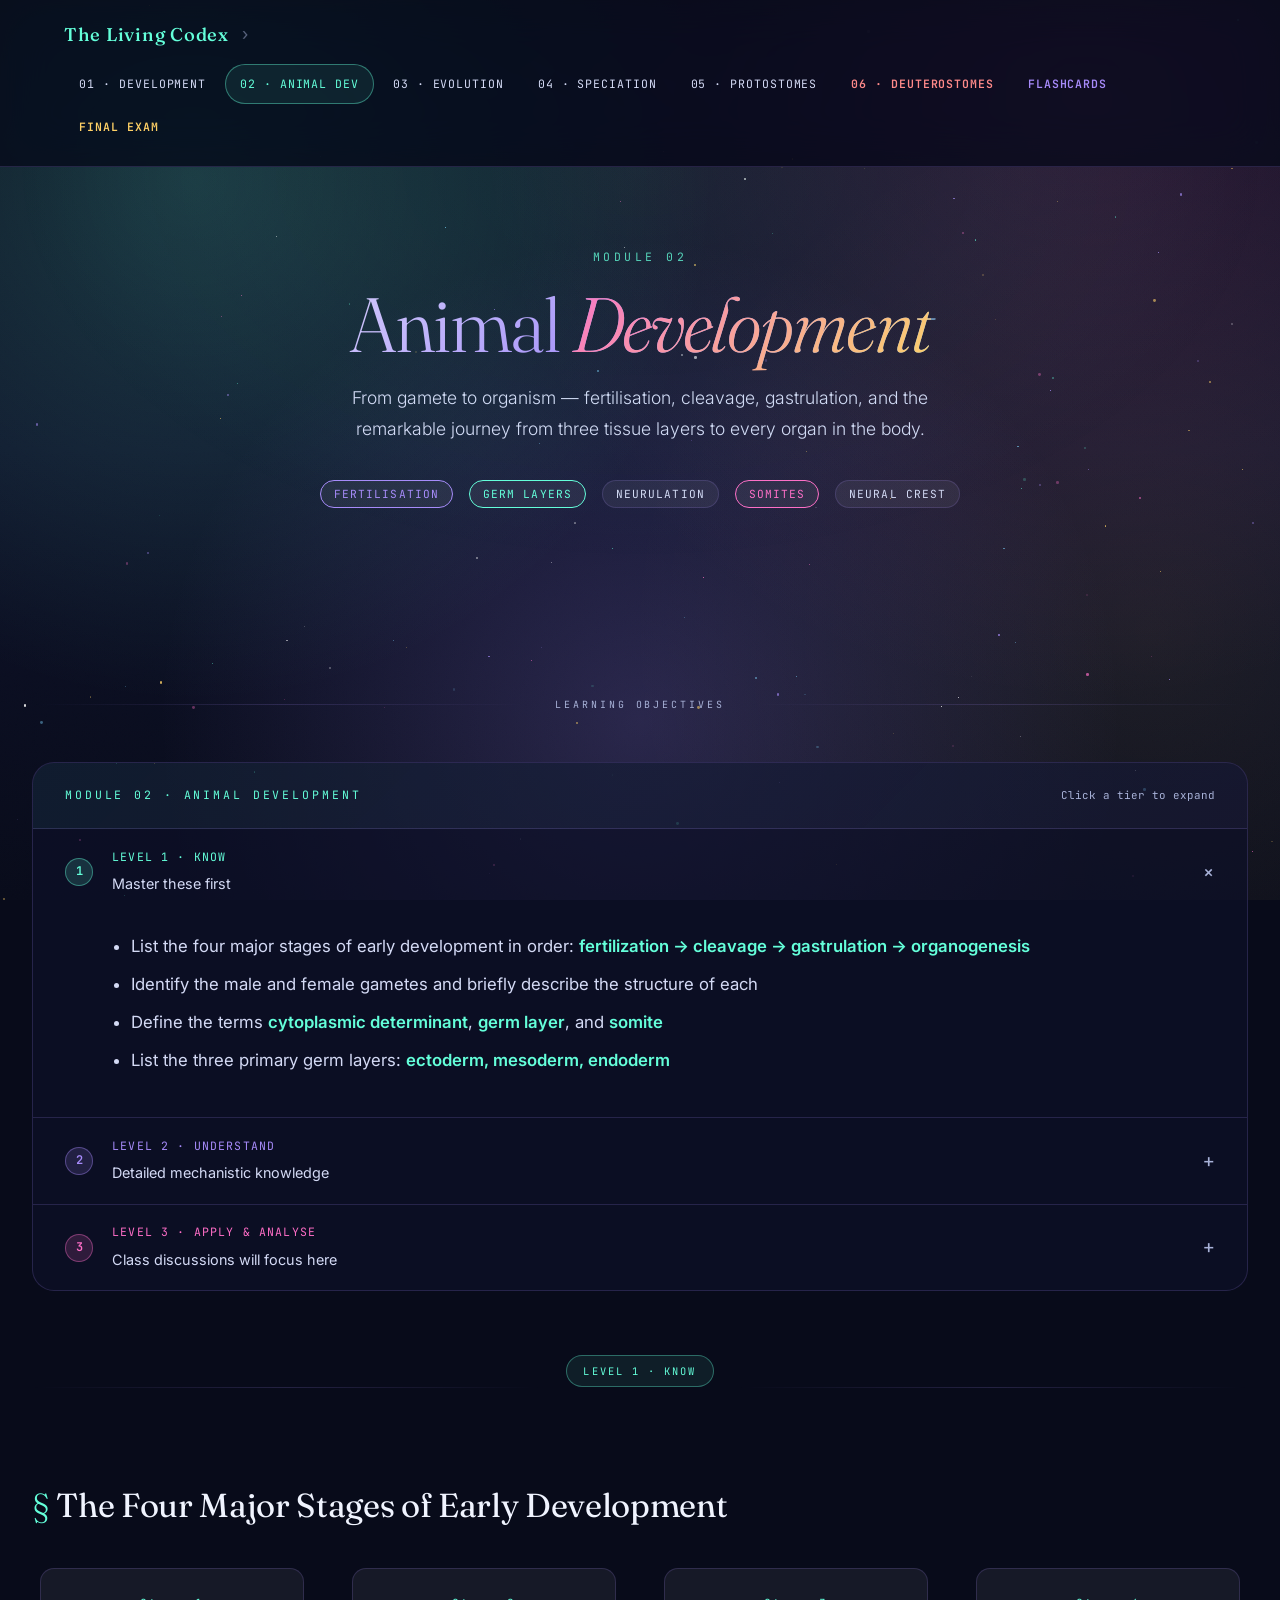
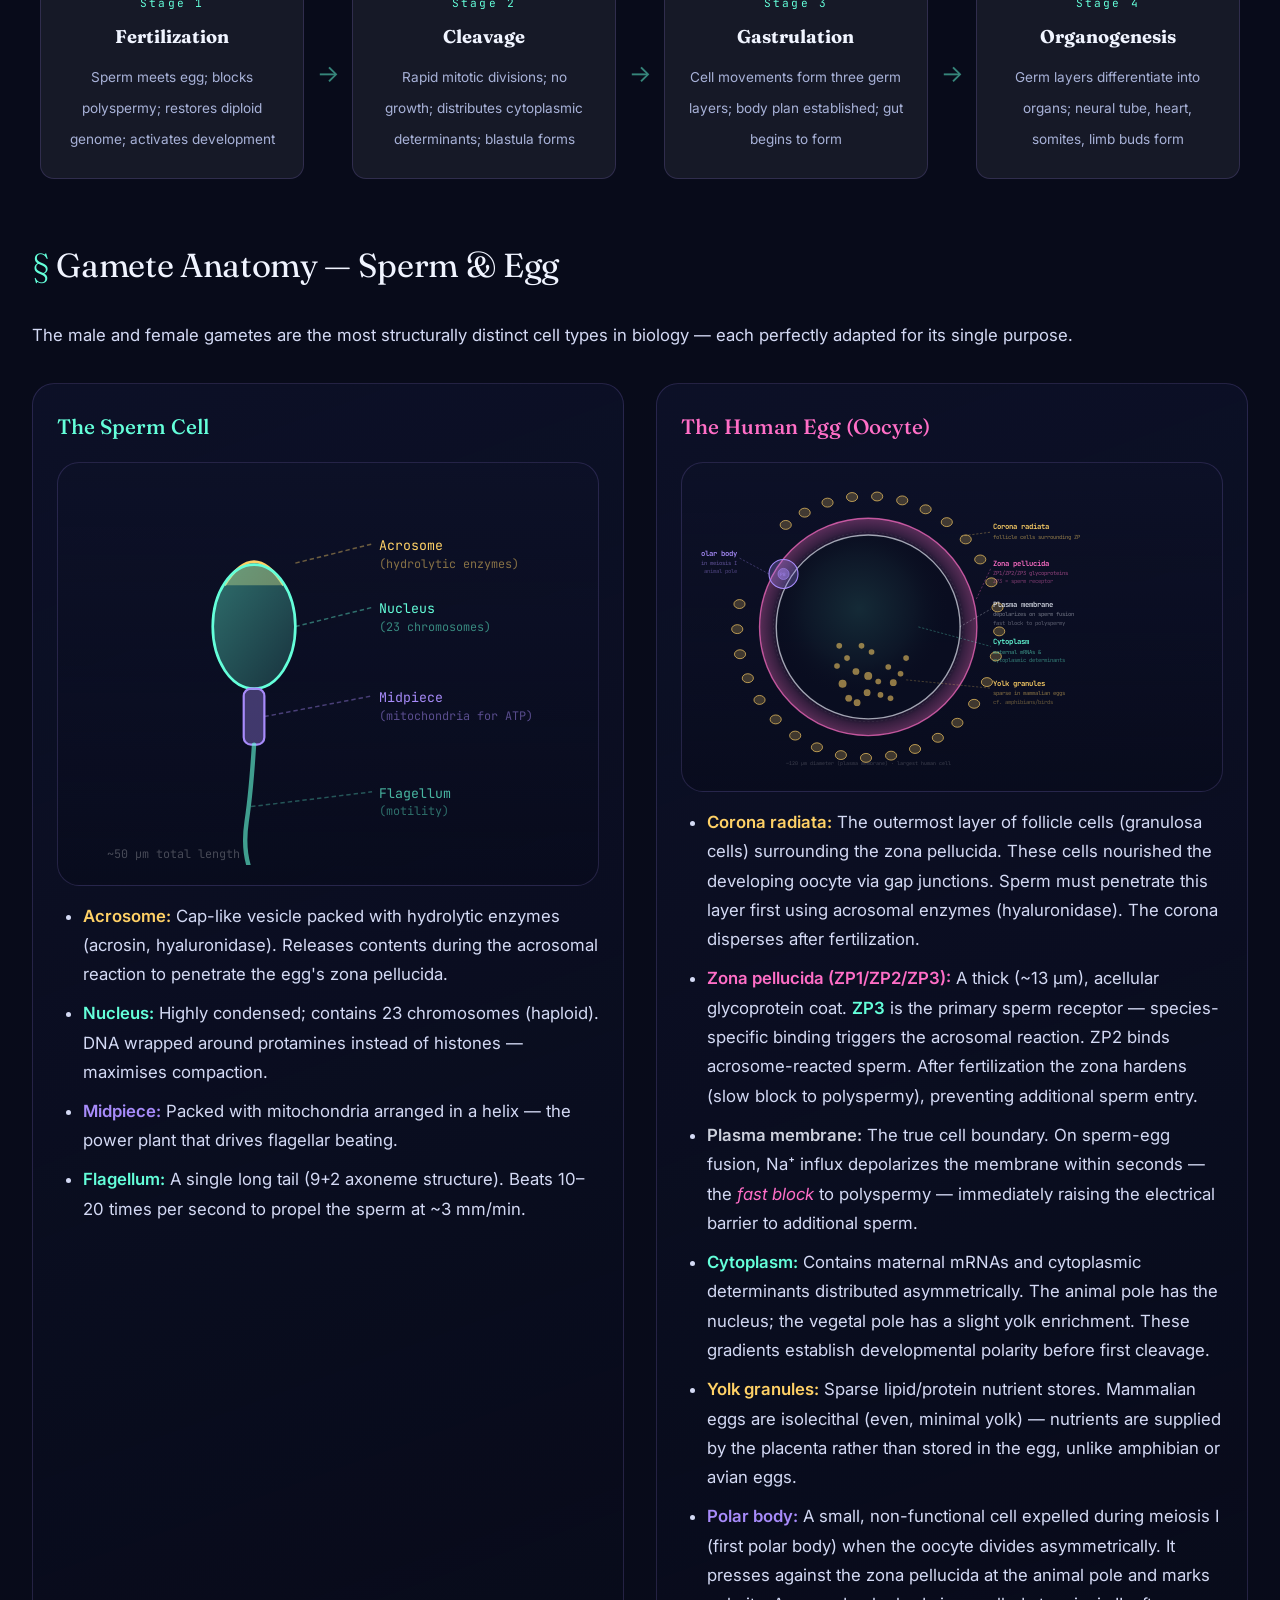
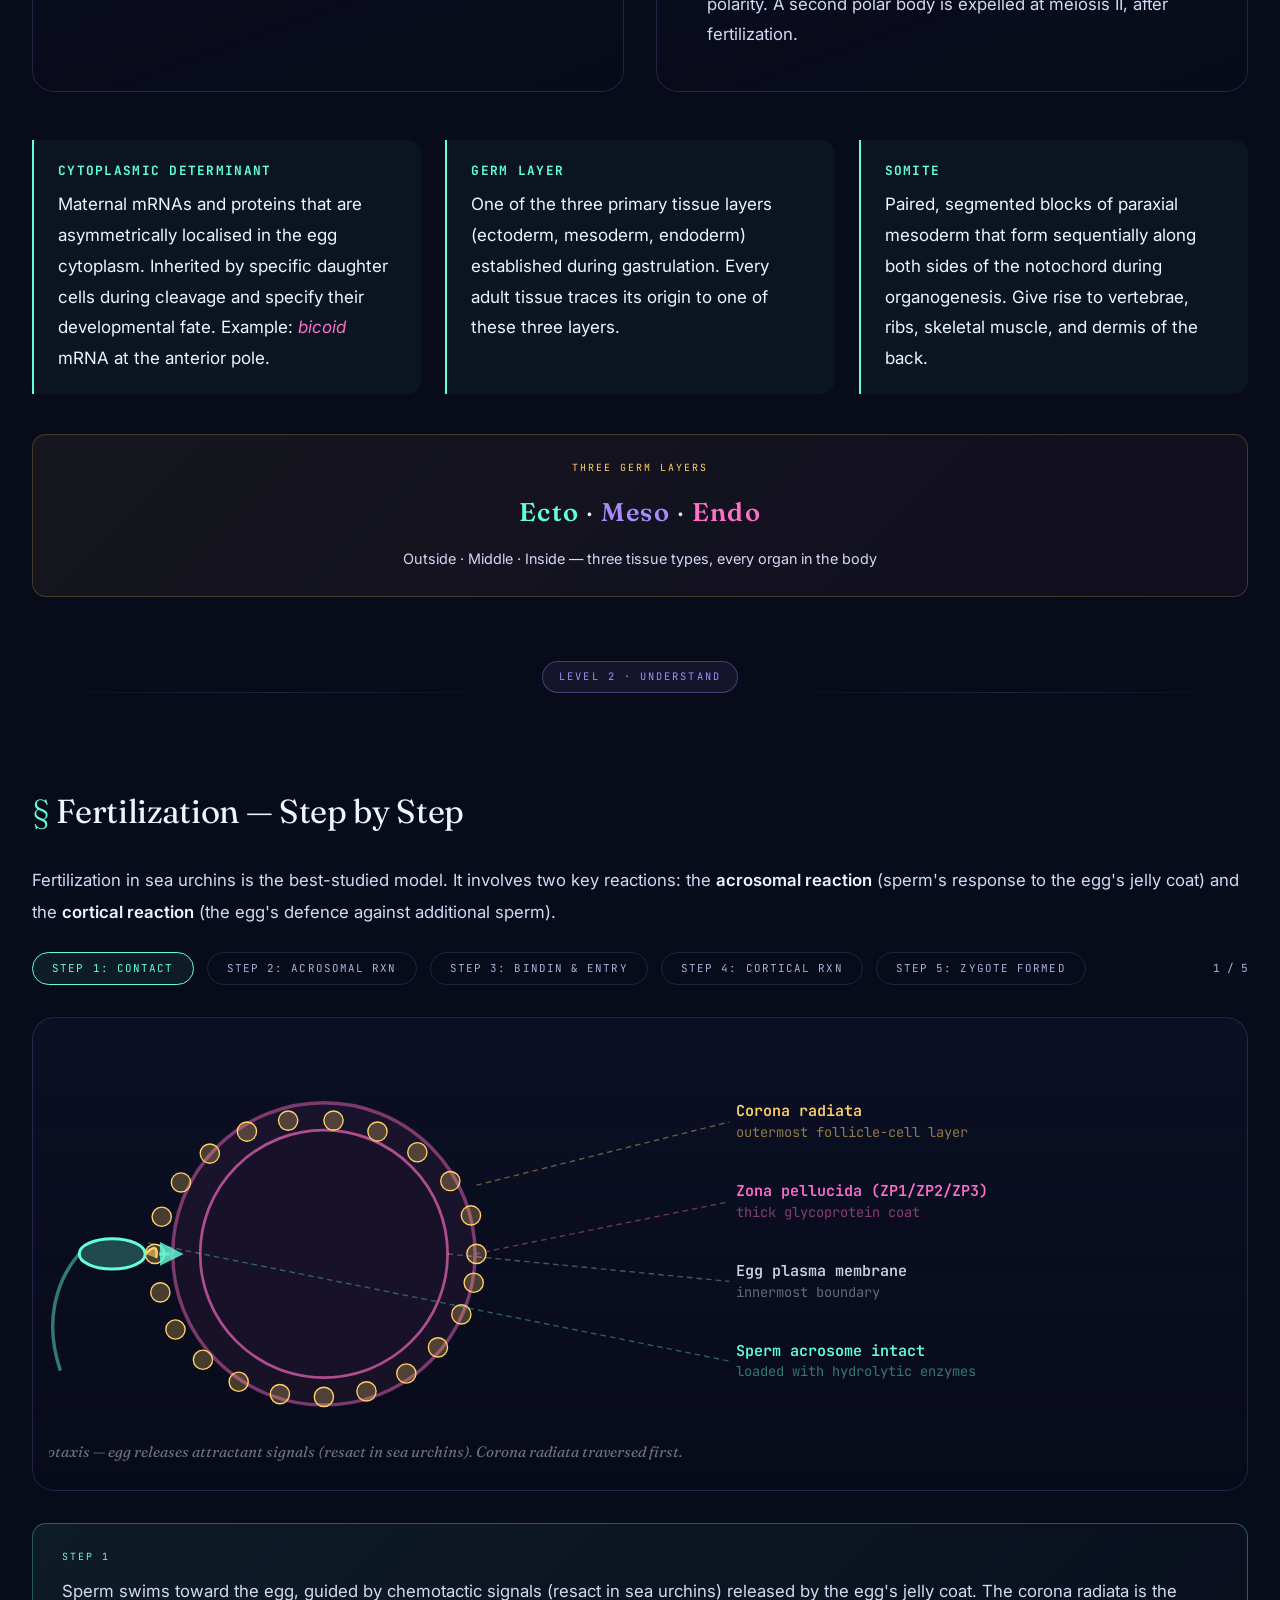
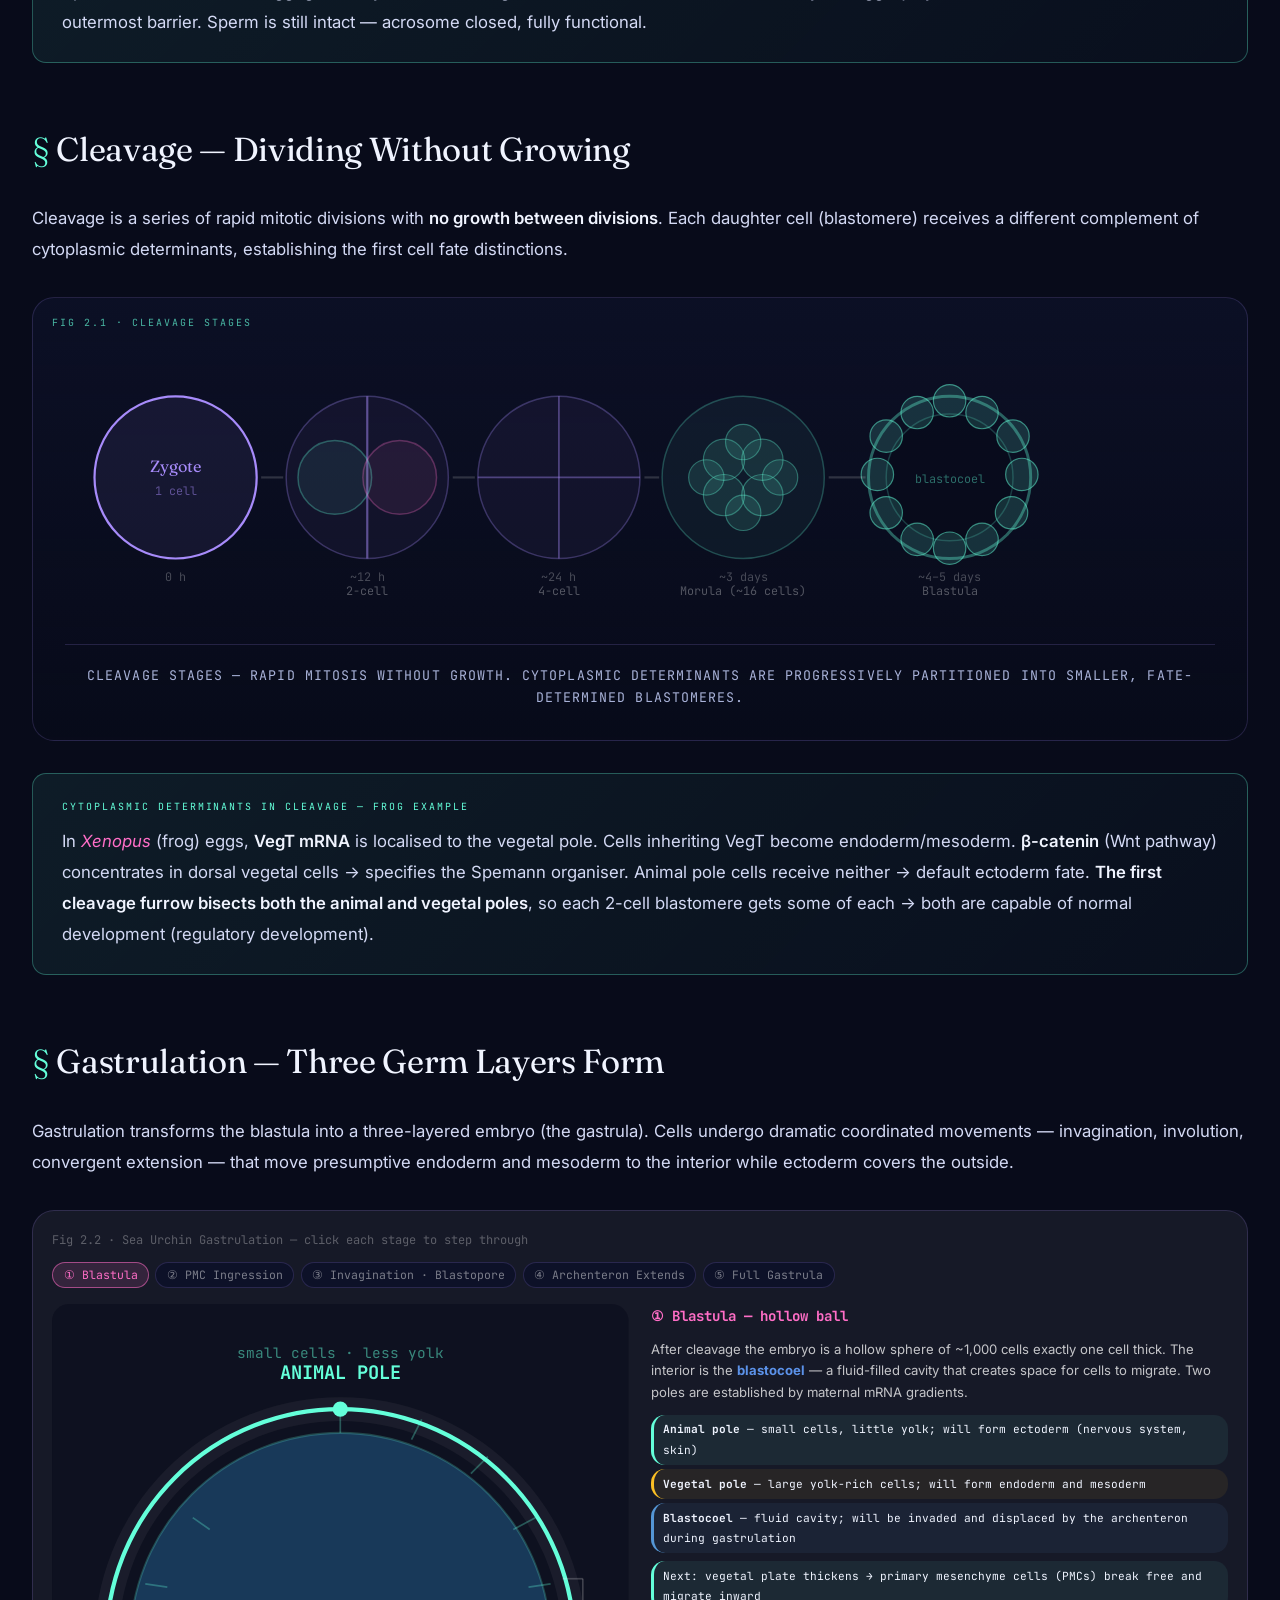
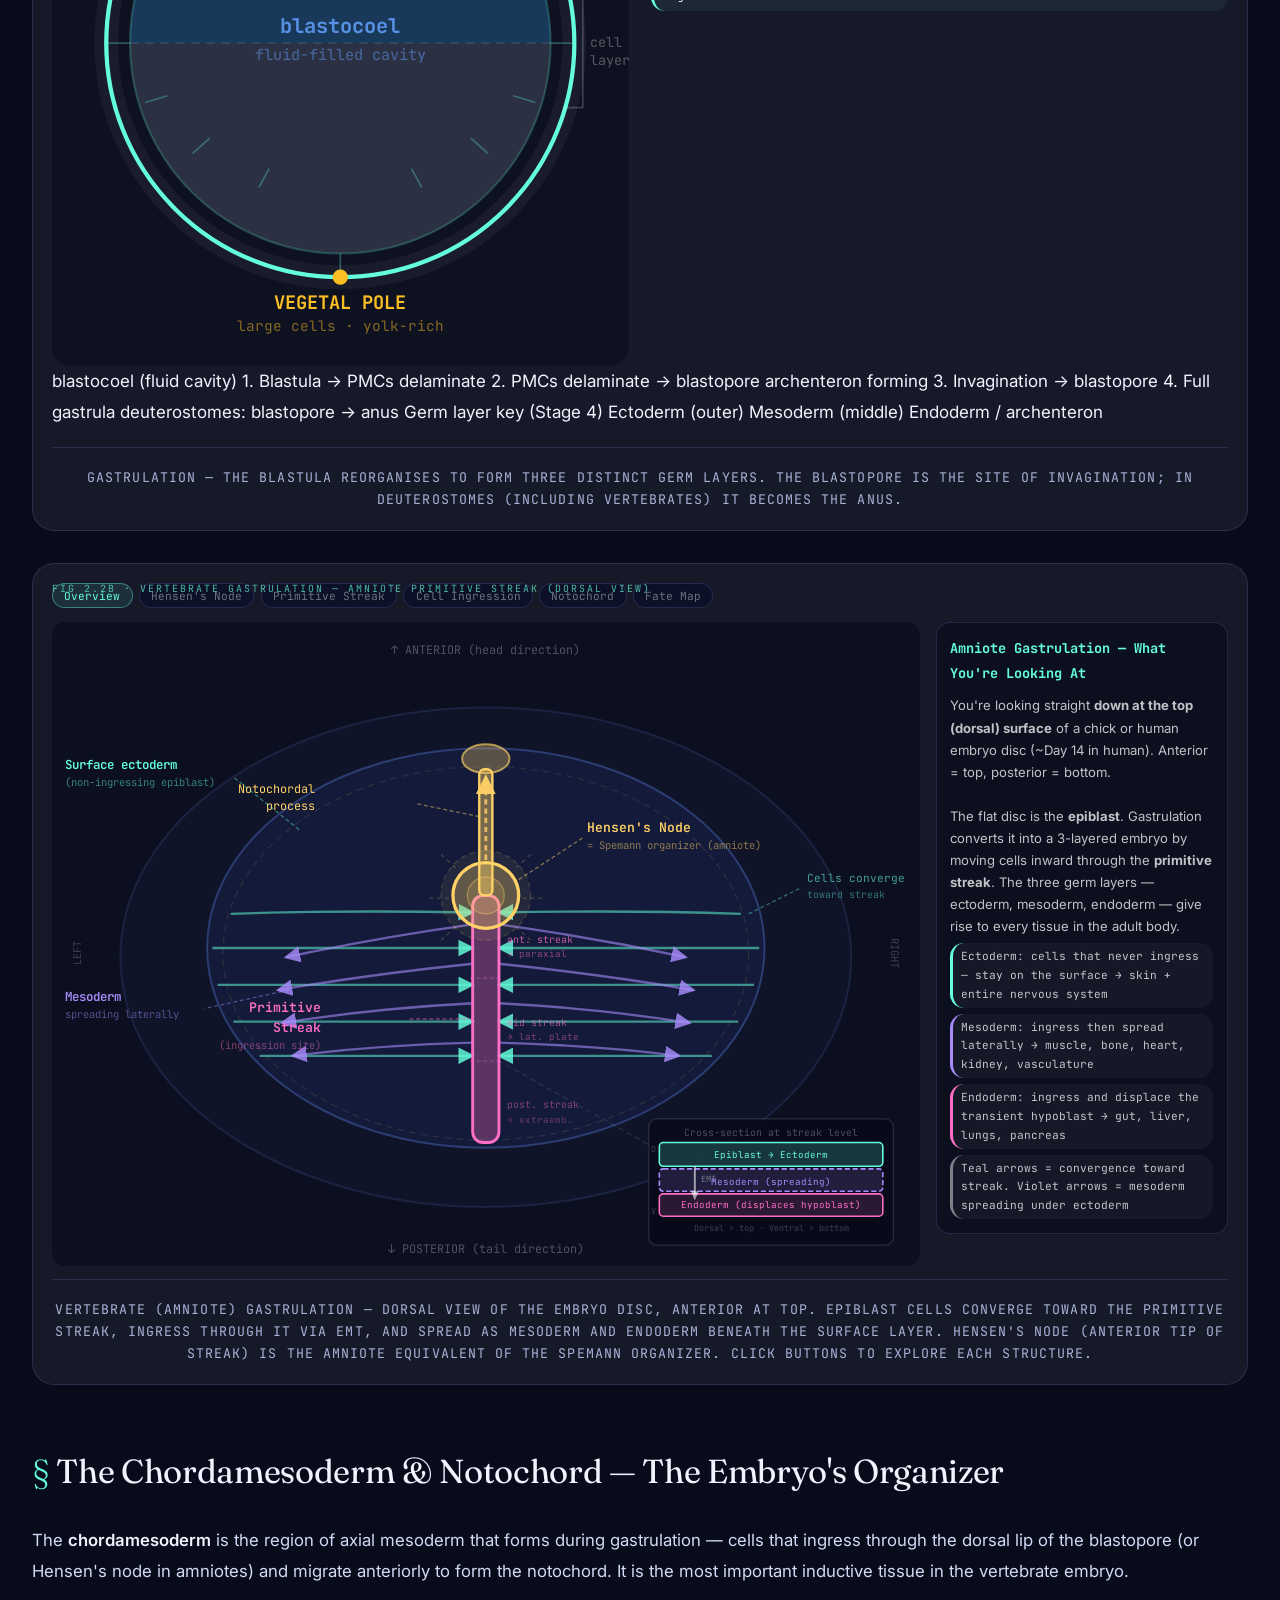
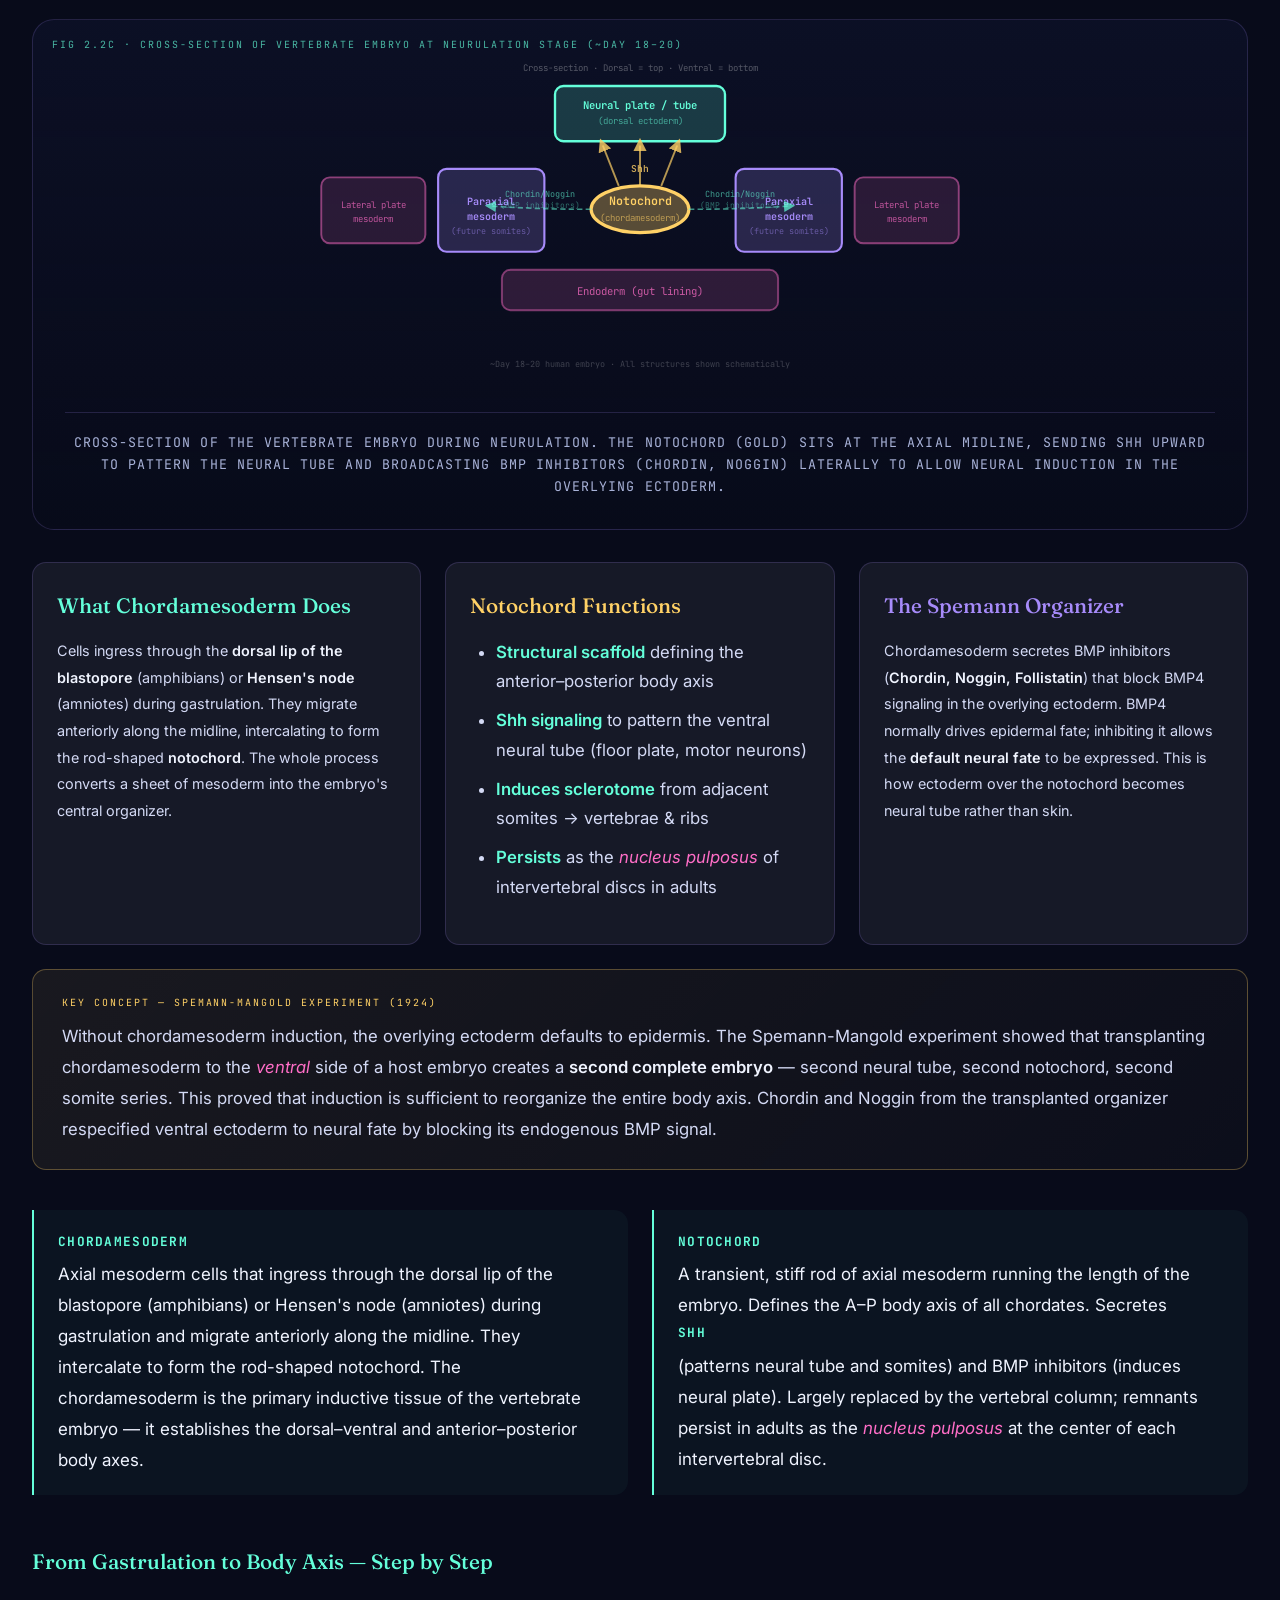
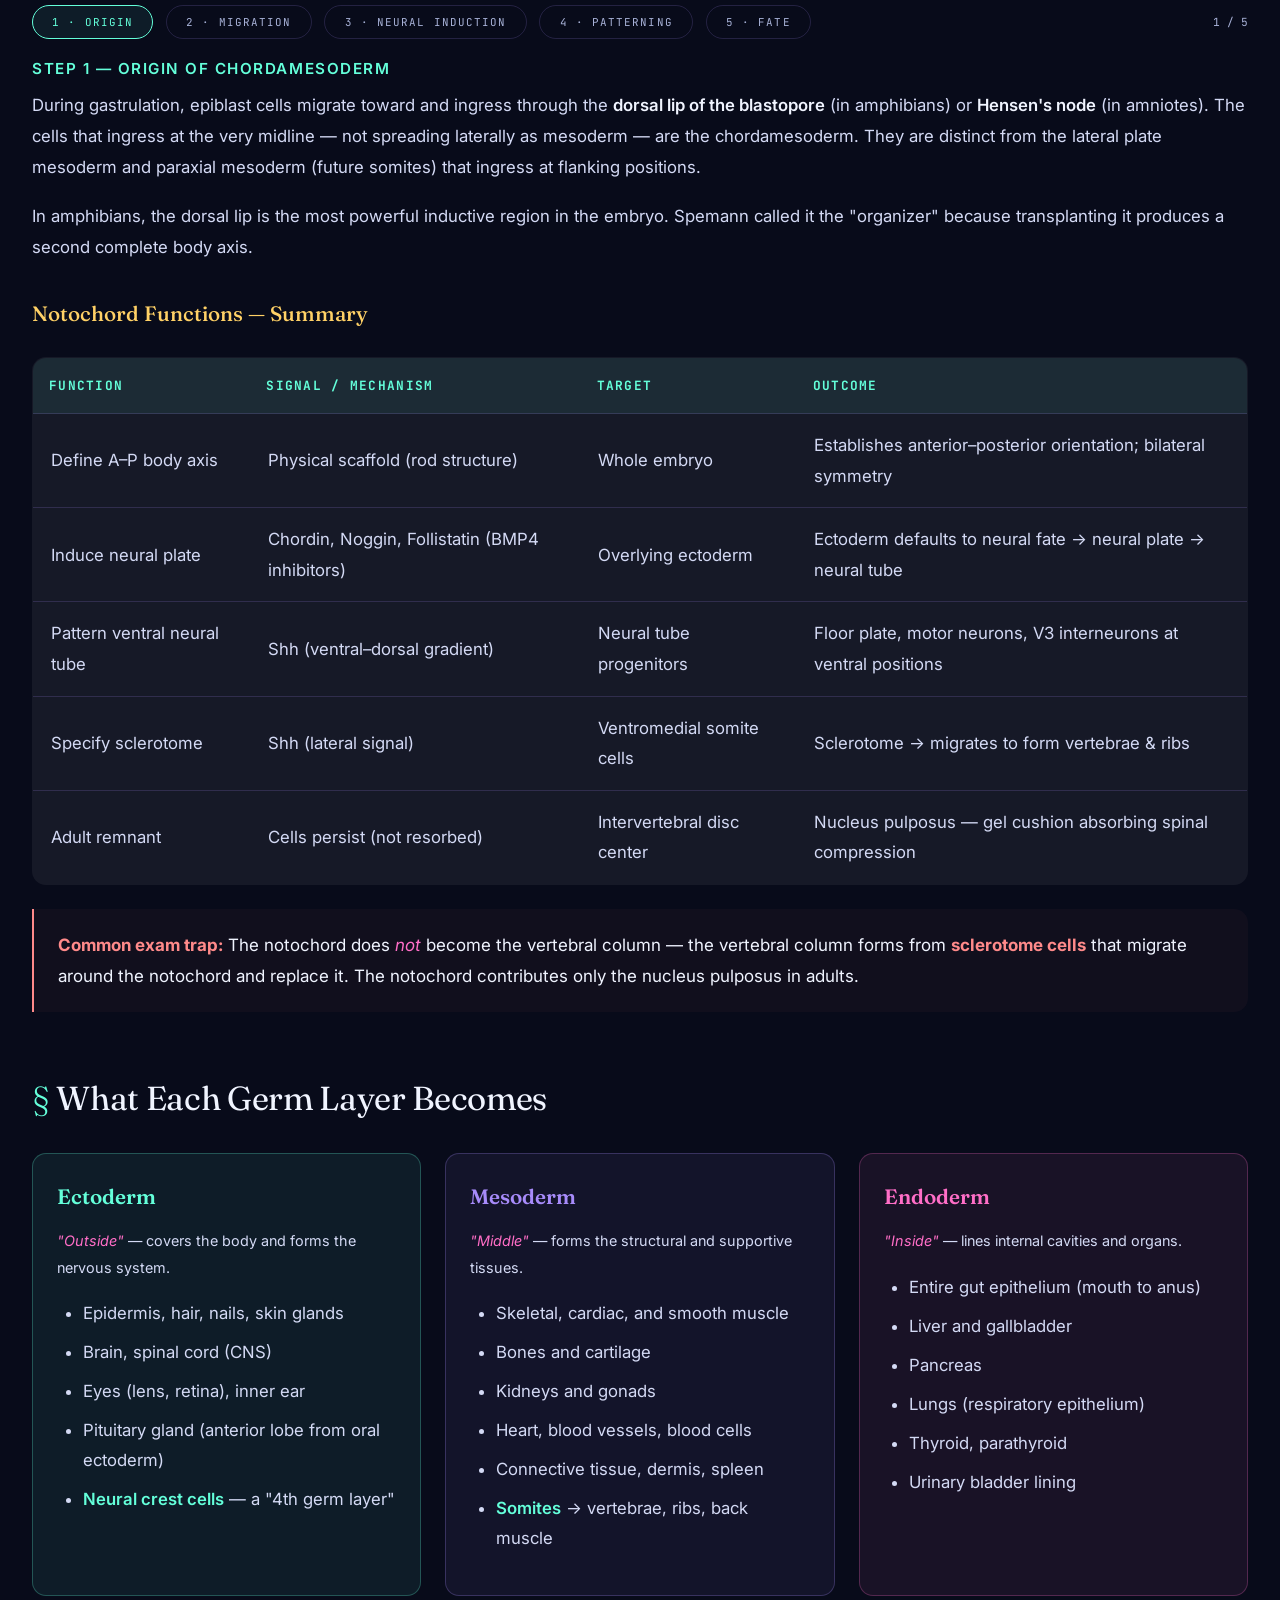
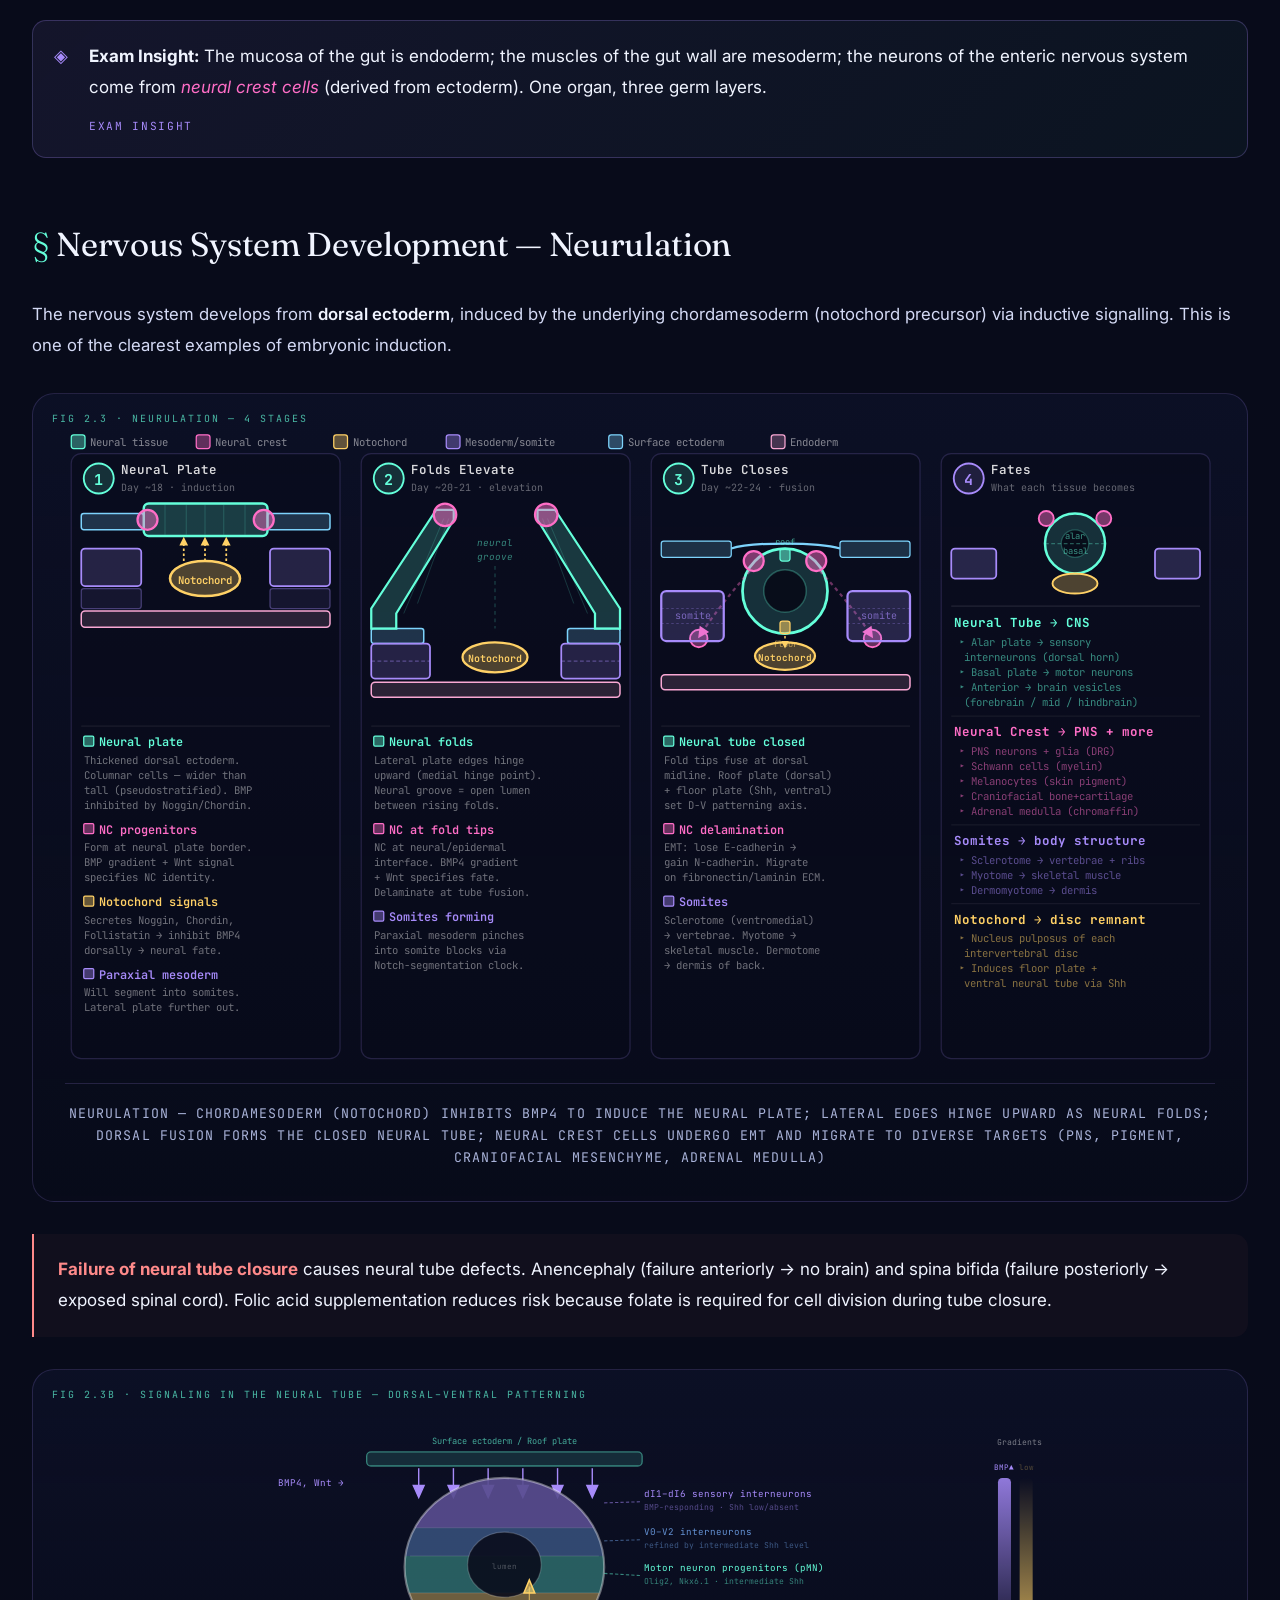
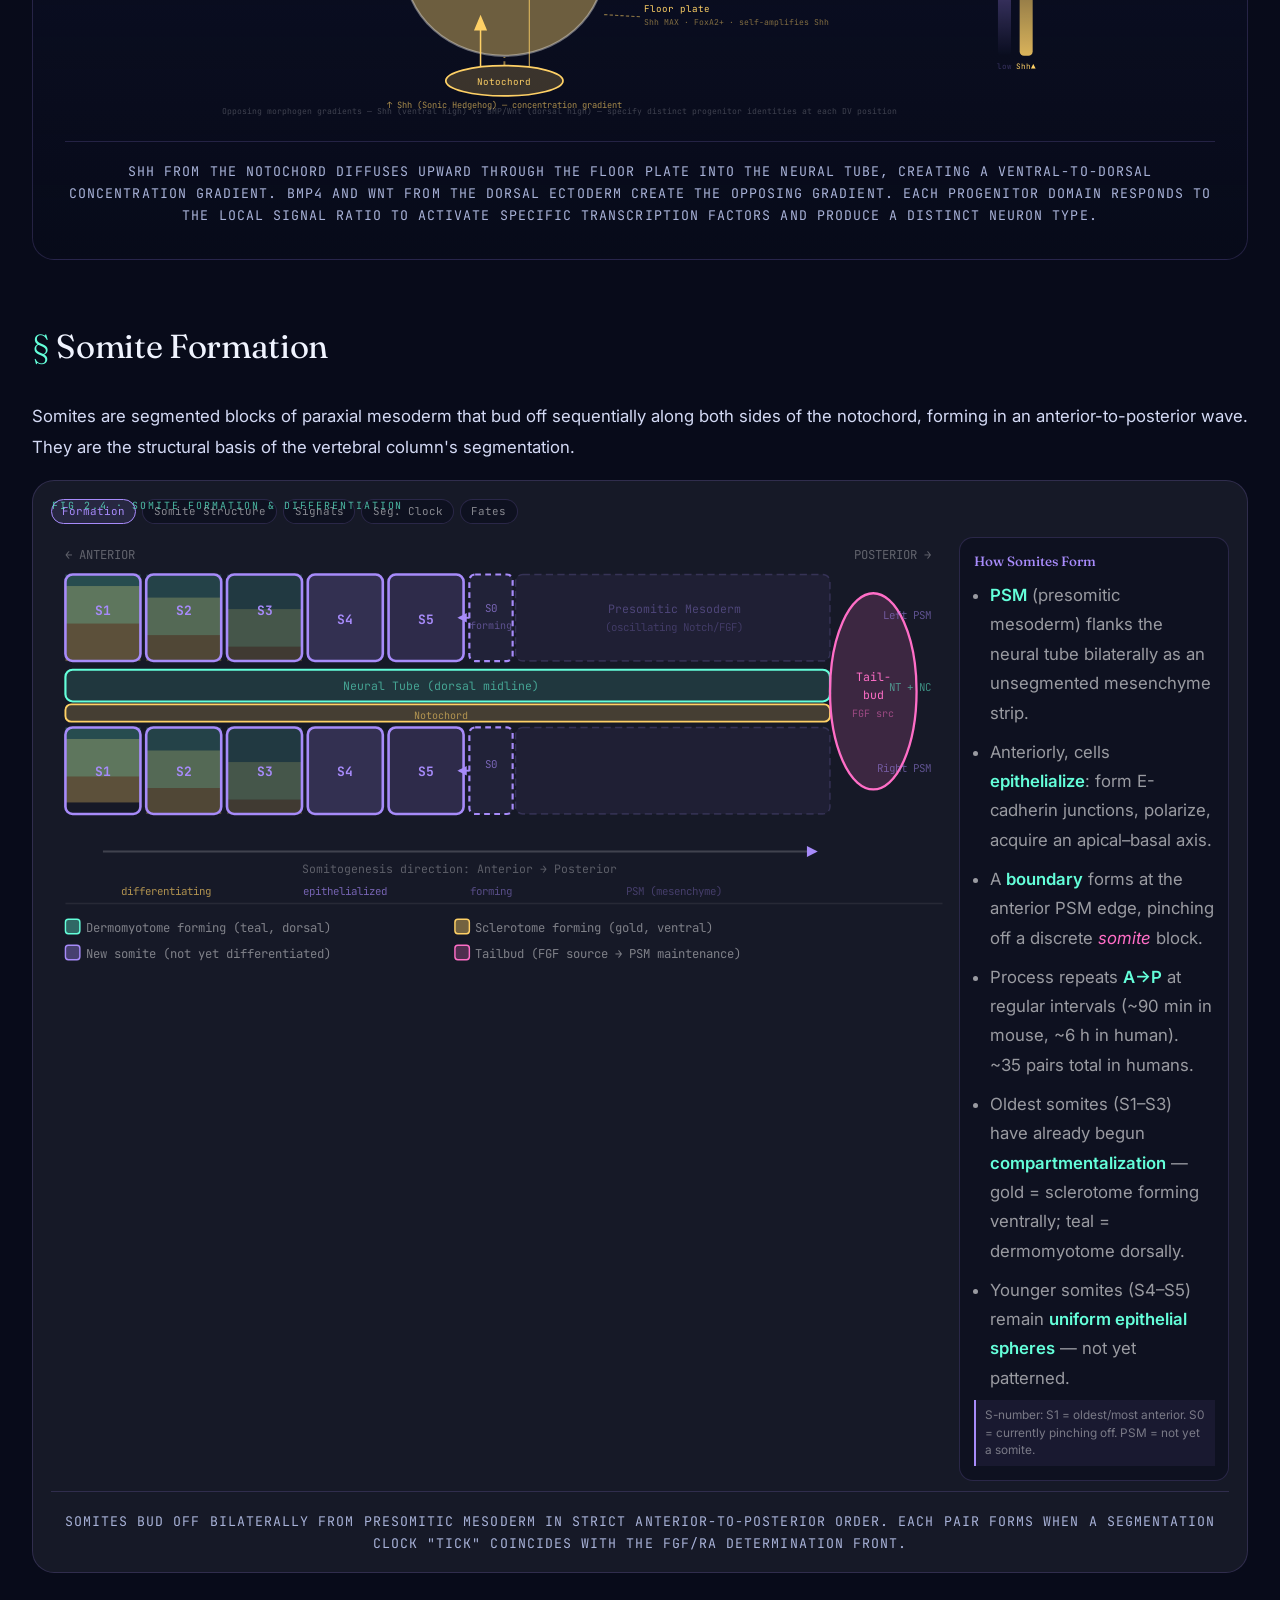
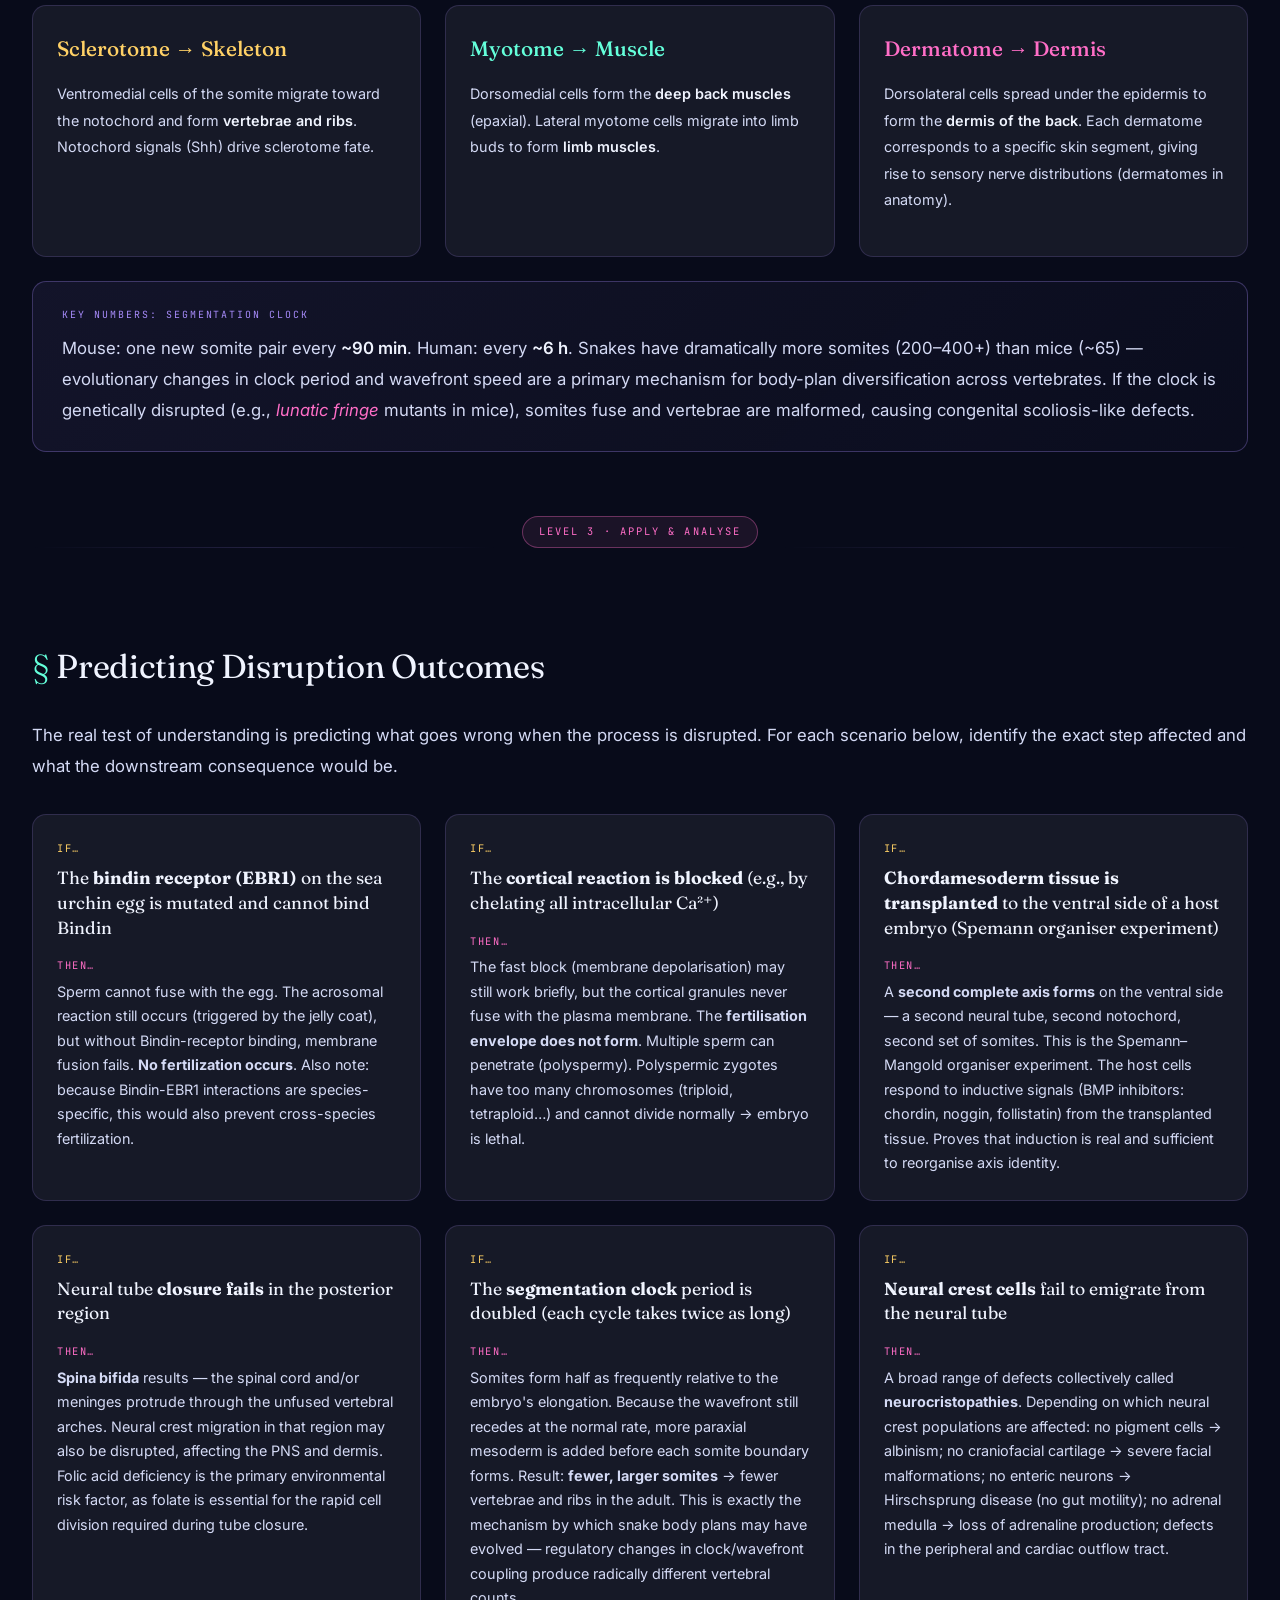
<file: module-02.html>
<!DOCTYPE html>
<html lang="en">
<head>
<meta charset="UTF-8">
<meta name="viewport" content="width=device-width, initial-scale=1.0">
<title>Module 02 · Animal Development · BIO 212</title>
<link rel="preconnect" href="https://fonts.googleapis.com">
<link rel="preconnect" href="https://fonts.gstatic.com" crossorigin>
<link href="https://fonts.googleapis.com/css2?family=Fraunces:ital,opsz,wght@0,9..144,300..900;1,9..144,300..900&family=Inter:wght@300;400;500;600;700&family=JetBrains+Mono:wght@400;600&display=swap" rel="stylesheet">
<link rel="stylesheet" href="styles.css">
</head>
<body>

<div class="progress-bar" id="progress-bar"></div>
<div class="aurora"></div>
<div class="grain"></div>
<div id="stars" style="position:fixed;inset:0;z-index:-2;overflow:hidden;pointer-events:none;"></div>

<nav class="module-nav">
  <div style="max-width:1280px;margin:0 auto;padding:0.6rem 2rem;display:flex;align-items:center;gap:0.8rem;flex-wrap:wrap;">
    <a href="index.html" class="home-link">The Living Codex</a>
    <span style="color:var(--ink-dim);opacity:0.5;">›</span>
    <div class="nav-links">
      <a href="module-01.html">01 · Development</a>
      <a href="module-02.html">02 · Animal Dev</a>
      <a href="module-03.html">03 · Evolution</a>
      <a href="module-04.html">04 · Speciation</a>
      <a href="module-05.html">05 · Protostomes</a>
      <a href="module-06.html" style="color:var(--coral);font-weight:600;">06 · Deuterostomes</a>
      <a href="flashcards.html" style="color:var(--violet);font-weight:600;">Flashcards</a>
      <a href="exam.html" style="color:var(--gold);font-weight:600;">Final Exam</a>
    </div>
  </div>
</nav>

<header class="page-hero">
  <div class="module-eyebrow">Module 02</div>
  <h1>Animal <em>Development</em></h1>
  <p class="page-desc">From gamete to organism — fertilisation, cleavage, gastrulation, and the remarkable journey from three tissue layers to every organ in the body.</p>
  <div class="hero-tags">
    <span class="pill violet">Fertilisation</span>
    <span class="pill teal">Germ Layers</span>
    <span class="pill">Neurulation</span>
    <span class="pill rose">Somites</span>
    <span class="pill">Neural Crest</span>
  </div>
</header>

<main class="container">

<!-- LEARNING GOALS -->
<section class="reveal">
  <div class="divider">Learning Objectives</div>
  <div class="learning-goals">
    <div class="lg-header">
      <span class="lg-header-title">Module 02 · Animal Development</span>
      <span style="font-family:var(--mono);font-size:0.68rem;color:var(--ink-dim);margin-left:auto;">Click a tier to expand</span>
    </div>
    <div class="lg-tier tier-1">
      <div class="lg-tier-header">
        <div class="lg-tier-badge">1</div>
        <div><div class="lg-tier-label">Level 1 · Know</div><div style="font-size:var(--text-sm);color:var(--ink-soft);margin-top:0.2rem;">Master these first</div></div>
        <div class="lg-tier-toggle">+</div>
      </div>
      <div class="lg-tier-body">
        <div class="lg-tier-content"><ul>
          <li>List the four major stages of early development in order: <strong>fertilization → cleavage → gastrulation → organogenesis</strong></li>
          <li>Identify the male and female gametes and briefly describe the structure of each</li>
          <li>Define the terms <strong>cytoplasmic determinant</strong>, <strong>germ layer</strong>, and <strong>somite</strong></li>
          <li>List the three primary germ layers: <strong>ectoderm, mesoderm, endoderm</strong></li>
        </ul></div>
      </div>
    </div>
    <div class="lg-tier tier-2">
      <div class="lg-tier-header">
        <div class="lg-tier-badge">2</div>
        <div><div class="lg-tier-label">Level 2 · Understand</div><div style="font-size:var(--text-sm);color:var(--ink-soft);margin-top:0.2rem;">Detailed mechanistic knowledge</div></div>
        <div class="lg-tier-toggle">+</div>
      </div>
      <div class="lg-tier-body">
        <div class="lg-tier-content"><ul>
          <li>Describe the process and important outcomes of each of the four major stages: fertilization, cleavage, gastrulation, and organogenesis</li>
          <li>Describe the role of <strong>bindin</strong> and its receptor protein in sea urchins</li>
          <li>Describe the process and function of the <strong>acrosomal reaction</strong> and the <strong>cortical reaction</strong></li>
          <li>Explain how cytoplasmic determinants produce cellular differentiation during cleavage</li>
          <li>Identify the adult tissues and organs derived from the three primary germ layers</li>
          <li>Describe the process of nervous system development beginning with chordamesoderm and ending with the neural tube</li>
          <li>Describe the developmental fates of the <strong>neural tube</strong> and <strong>neural crest</strong></li>
          <li>Describe the formation of the somites, including the germ layer they derive from, which structures form from somites, and the mechanism of differentiation</li>
        </ul></div>
      </div>
    </div>
    <div class="lg-tier tier-3">
      <div class="lg-tier-header">
        <div class="lg-tier-badge">3</div>
        <div><div class="lg-tier-label">Level 3 · Apply &amp; Analyse</div><div style="font-size:var(--text-sm);color:var(--ink-soft);margin-top:0.2rem;">Class discussions will focus here</div></div>
        <div class="lg-tier-toggle">+</div>
      </div>
      <div class="lg-tier-body">
        <div class="lg-tier-content"><ul>
          <li>Predict the outcomes of disruptions in each of the four major developmental stages (e.g. bindin receptor mutated, cortical reaction blocked, chordamesoderm tissue transplanted, etc.)</li>
        </ul></div>
      </div>
    </div>
  </div>
</section>

<!-- ══════ LEVEL 1 ══════ -->
<div class="divider reveal"><span class="level-badge l1">Level 1 · Know</span></div>

<!-- Stage Overview -->
<section class="reveal">
  <h3>The Four Major Stages of Early Development</h3>
  <div class="chain reveal">
    <div class="chain-step">
      <span class="idx">Stage 1</span>
      <strong>Fertilization</strong>
      <span>Sperm meets egg; blocks polyspermy; restores diploid genome; activates development</span>
    </div>
    <div class="chain-arrow">→</div>
    <div class="chain-step">
      <span class="idx">Stage 2</span>
      <strong>Cleavage</strong>
      <span>Rapid mitotic divisions; no growth; distributes cytoplasmic determinants; blastula forms</span>
    </div>
    <div class="chain-arrow">→</div>
    <div class="chain-step">
      <span class="idx">Stage 3</span>
      <strong>Gastrulation</strong>
      <span>Cell movements form three germ layers; body plan established; gut begins to form</span>
    </div>
    <div class="chain-arrow">→</div>
    <div class="chain-step">
      <span class="idx">Stage 4</span>
      <strong>Organogenesis</strong>
      <span>Germ layers differentiate into organs; neural tube, heart, somites, limb buds form</span>
    </div>
  </div>
</section>

<!-- Gamete Anatomy -->
<section class="reveal">
  <h3>Gamete Anatomy — Sperm &amp; Egg</h3>
  <p>The male and female gametes are the most structurally distinct cell types in biology — each perfectly adapted for its single purpose.</p>

  <div class="anatomy-grid reveal">
    <!-- SPERM -->
    <div class="anatomy-panel">
      <h4 style="color:var(--teal)">The Sperm Cell</h4>
      <div class="figure" style="margin:0 0 1rem;padding:1.2rem;">
        <svg viewBox="0 0 340 260" xmlns="http://www.w3.org/2000/svg">
          <defs>
            <linearGradient id="sperm-head" x1="0%" y1="0%" x2="100%" y2="100%">
              <stop offset="0%" stop-color="#64ffda" stop-opacity="0.4"/>
              <stop offset="100%" stop-color="#64ffda" stop-opacity="0.15"/>
            </linearGradient>
          </defs>
          <!-- Acrosome cap -->
          <path d="M100,70 Q120,38 140,70" fill="rgba(255,209,102,0.4)" stroke="#ffd166" stroke-width="1.8"/>
          <!-- Head (nucleus) -->
          <ellipse cx="120" cy="98" rx="28" ry="42" fill="url(#sperm-head)" stroke="#64ffda" stroke-width="1.8"/>
          <!-- Midpiece -->
          <rect x="113" y="140" width="14" height="38" rx="5" fill="rgba(167,139,250,0.35)" stroke="#a78bfa" stroke-width="1.5"/>
          <!-- Tail (flagellum) -->
          <path d="M120,178 Q118,210 115,230 Q112,250 118,265" stroke="rgba(100,255,218,0.6)" stroke-width="3" fill="none" stroke-linecap="round"/>
          <!-- Labels -->
          <line x1="148" y1="55" x2="200" y2="42" stroke="rgba(255,209,102,0.4)" stroke-width="1" stroke-dasharray="3,2"/>
          <text x="205" y="46" font-family="JetBrains Mono,monospace" font-size="9" fill="#ffd166">Acrosome</text>
          <text x="205" y="58" font-family="JetBrains Mono,monospace" font-size="8" fill="rgba(255,209,102,0.5)">(hydrolytic enzymes)</text>
          <line x1="148" y1="98" x2="200" y2="85" stroke="rgba(100,255,218,0.4)" stroke-width="1" stroke-dasharray="3,2"/>
          <text x="205" y="89" font-family="JetBrains Mono,monospace" font-size="9" fill="#64ffda">Nucleus</text>
          <text x="205" y="101" font-family="JetBrains Mono,monospace" font-size="8" fill="rgba(100,255,218,0.5)">(23 chromosomes)</text>
          <line x1="127" y1="159" x2="200" y2="145" stroke="rgba(167,139,250,0.4)" stroke-width="1" stroke-dasharray="3,2"/>
          <text x="205" y="149" font-family="JetBrains Mono,monospace" font-size="9" fill="#a78bfa">Midpiece</text>
          <text x="205" y="161" font-family="JetBrains Mono,monospace" font-size="8" fill="rgba(167,139,250,0.5)">(mitochondria for ATP)</text>
          <line x1="118" y1="220" x2="200" y2="210" stroke="rgba(100,255,218,0.3)" stroke-width="1" stroke-dasharray="3,2"/>
          <text x="205" y="214" font-family="JetBrains Mono,monospace" font-size="9" fill="rgba(100,255,218,0.7)">Flagellum</text>
          <text x="205" y="226" font-family="JetBrains Mono,monospace" font-size="8" fill="rgba(100,255,218,0.4)">(motility)</text>
          <!-- Scale -->
          <text x="20" y="255" font-family="JetBrains Mono,monospace" font-size="8" fill="rgba(255,255,255,0.25)">~50 µm total length</text>
        </svg>
      </div>
      <ul style="font-size:var(--text-sm);">
        <li><strong style="color:var(--gold)">Acrosome:</strong> Cap-like vesicle packed with hydrolytic enzymes (acrosin, hyaluronidase). Releases contents during the acrosomal reaction to penetrate the egg's zona pellucida.</li>
        <li><strong style="color:var(--teal)">Nucleus:</strong> Highly condensed; contains 23 chromosomes (haploid). DNA wrapped around protamines instead of histones — maximises compaction.</li>
        <li><strong style="color:var(--violet)">Midpiece:</strong> Packed with mitochondria arranged in a helix — the power plant that drives flagellar beating.</li>
        <li><strong style="color:var(--teal)">Flagellum:</strong> A single long tail (9+2 axoneme structure). Beats 10–20 times per second to propel the sperm at ~3 mm/min.</li>
      </ul>
    </div>

    <!-- EGG -->
    <div class="anatomy-panel">
      <h4 style="color:var(--rose)">The Human Egg (Oocyte)</h4>
      <div class="figure" style="margin:0 0 1rem;padding:1.2rem;">
        <svg viewBox="0 0 900 520" xmlns="http://www.w3.org/2000/svg" style="width:100%;max-height:560px;">
          <defs>
            <radialGradient id="egg-cyto-rg" cx="45%" cy="40%">
              <stop offset="0%" stop-color="rgba(100,255,218,0.12)"/>
              <stop offset="60%" stop-color="rgba(100,255,218,0.04)"/>
              <stop offset="100%" stop-color="rgba(8,11,26,0.0)"/>
            </radialGradient>
            <radialGradient id="egg-zp-rg" cx="50%" cy="50%">
              <stop offset="0%" stop-color="rgba(255,110,199,0.0)"/>
              <stop offset="82%" stop-color="rgba(255,110,199,0.0)"/>
              <stop offset="90%" stop-color="rgba(255,110,199,0.18)"/>
              <stop offset="100%" stop-color="rgba(255,110,199,0.32)"/>
            </radialGradient>
            <clipPath id="egg-clip2">
              <circle cx="300" cy="260" r="165"/>
            </clipPath>
          </defs>

          <!-- ── CORONA RADIATA: ring of follicle cells at r=235 around egg center (300,260) ── -->
          <!-- Gap left at ~130°–170° (math CCW from east) for polar body at upper-left -->
          <g fill="rgba(255,209,102,0.22)" stroke="#ffd166" stroke-width="1.2">
            <ellipse cx="69"  cy="219" rx="10" ry="8"/>
            <ellipse cx="65"  cy="264" rx="10" ry="8"/>
            <ellipse cx="70"  cy="309" rx="10" ry="8"/>
            <ellipse cx="84"  cy="352" rx="10" ry="8"/>
            <ellipse cx="105" cy="391" rx="10" ry="8"/>
            <ellipse cx="134" cy="426" rx="10" ry="8"/>
            <ellipse cx="169" cy="455" rx="10" ry="8"/>
            <ellipse cx="208" cy="476" rx="10" ry="8"/>
            <ellipse cx="251" cy="490" rx="10" ry="8"/>
            <ellipse cx="296" cy="495" rx="10" ry="8"/>
            <ellipse cx="341" cy="491" rx="10" ry="8"/>
            <ellipse cx="384" cy="479" rx="10" ry="8"/>
            <ellipse cx="425" cy="459" rx="10" ry="8"/>
            <ellipse cx="460" cy="432" rx="10" ry="8"/>
            <ellipse cx="490" cy="398" rx="10" ry="8"/>
            <ellipse cx="513" cy="359" rx="10" ry="8"/>
            <ellipse cx="529" cy="313" rx="10" ry="8"/>
            <ellipse cx="535" cy="268" rx="10" ry="8"/>
            <ellipse cx="532" cy="225" rx="10" ry="8"/>
            <ellipse cx="521" cy="180" rx="10" ry="8"/>
            <ellipse cx="501" cy="139" rx="10" ry="8"/>
            <ellipse cx="475" cy="103" rx="10" ry="8"/>
            <ellipse cx="441" cy="72"  rx="10" ry="8"/>
            <ellipse cx="403" cy="49"  rx="10" ry="8"/>
            <ellipse cx="361" cy="33"  rx="10" ry="8"/>
            <ellipse cx="316" cy="26"  rx="10" ry="8"/>
            <ellipse cx="271" cy="27"  rx="10" ry="8"/>
            <ellipse cx="227" cy="37"  rx="10" ry="8"/>
            <ellipse cx="186" cy="55"  rx="10" ry="8"/>
            <ellipse cx="152" cy="77"  rx="10" ry="8"/>
          </g>

          <!-- ── ZONA PELLUCIDA ring fill ── -->
          <circle cx="300" cy="260" r="195" fill="url(#egg-zp-rg)" stroke="rgba(255,110,199,0.7)" stroke-width="2.5"/>

          <!-- ── PERIVITELLINE SPACE hint ── -->
          <circle cx="300" cy="260" r="170" fill="none" stroke="rgba(255,255,255,0.12)" stroke-width="1" stroke-dasharray="4,4"/>

          <!-- ── PLASMA MEMBRANE + CYTOPLASM fill ── -->
          <circle cx="300" cy="260" r="165" fill="rgba(10,14,32,0.85)" stroke="rgba(240,244,255,0.65)" stroke-width="2.5"/>
          <circle cx="300" cy="260" r="164" fill="url(#egg-cyto-rg)"/>

          <!-- ── YOLK GRANULES — sparse dots in lower cytoplasm ── -->
          <g fill="rgba(255,209,102,0.55)" stroke="rgba(255,209,102,0.3)" stroke-width="0.5">
            <circle cx="278" cy="340" r="6"/><circle cx="318" cy="358" r="5"/>
            <circle cx="254" cy="362" r="7"/><circle cx="336" cy="332" r="5"/>
            <circle cx="298" cy="378" r="6"/><circle cx="262" cy="316" r="5"/>
            <circle cx="345" cy="360" r="6"/><circle cx="244" cy="330" r="5"/>
            <circle cx="322" cy="382" r="5"/><circle cx="280" cy="396" r="6"/>
            <circle cx="306" cy="305" r="5"/><circle cx="358" cy="344" r="5"/>
            <circle cx="265" cy="388" r="6"/><circle cx="340" cy="388" r="5"/>
            <circle cx="300" cy="348" r="7"/><circle cx="248" cy="294" r="5"/>
            <circle cx="368" cy="316" r="5"/><circle cx="288" cy="294" r="5"/>
          </g>

          <!-- ── POLAR BODY at ~145° (upper-left) ── -->
          <circle cx="148" cy="165" r="26" fill="rgba(167,139,250,0.28)" stroke="#a78bfa" stroke-width="2"/>
          <circle cx="148" cy="165" r="10" fill="rgba(167,139,250,0.45)" stroke="#a78bfa" stroke-width="1"/>
          <text x="148" y="169" text-anchor="middle" font-family="JetBrains Mono, monospace" font-size="8" fill="rgba(167,139,250,0.8)">PB</text>

          <!-- ── SIZE NOTE ── -->
          <text x="300" y="508" text-anchor="middle" font-family="JetBrains Mono, monospace" font-size="9" fill="rgba(255,255,255,0.22)">~120 µm diameter (plasma membrane) · largest human cell</text>

          <!-- ══ RIGHT-SIDE LABELS (x=520 anchor) ══ -->
          <!-- Corona radiata -->
          <line x1="466" y1="97" x2="520" y2="90" stroke="rgba(255,209,102,0.55)" stroke-width="1" stroke-dasharray="4,3"/>
          <text x="524" y="85" font-family="JetBrains Mono, monospace" font-size="13" fill="#ffd166" font-weight="600">Corona radiata</text>
          <text x="524" y="102" font-family="JetBrains Mono, monospace" font-size="10" fill="rgba(255,209,102,0.55)">follicle cells surrounding ZP</text>

          <!-- Zona pellucida -->
          <line x1="494" y1="210" x2="520" y2="155" stroke="rgba(255,110,199,0.6)" stroke-width="1" stroke-dasharray="4,3"/>
          <text x="524" y="150" font-family="JetBrains Mono, monospace" font-size="13" fill="#ff6ec7" font-weight="600">Zona pellucida</text>
          <text x="524" y="167" font-family="JetBrains Mono, monospace" font-size="10" fill="rgba(255,110,199,0.55)">ZP1/ZP2/ZP3 glycoproteins</text>
          <text x="524" y="182" font-family="JetBrains Mono, monospace" font-size="10" fill="rgba(255,110,199,0.45)">ZP3 = sperm receptor</text>

          <!-- Plasma membrane -->
          <line x1="464" y1="260" x2="520" y2="228" stroke="rgba(240,244,255,0.5)" stroke-width="1" stroke-dasharray="4,3"/>
          <text x="524" y="224" font-family="JetBrains Mono, monospace" font-size="13" fill="rgba(240,244,255,0.85)" font-weight="600">Plasma membrane</text>
          <text x="524" y="241" font-family="JetBrains Mono, monospace" font-size="10" fill="rgba(240,244,255,0.45)">depolarizes on sperm fusion</text>
          <text x="524" y="256" font-family="JetBrains Mono, monospace" font-size="10" fill="rgba(240,244,255,0.35)">fast block to polyspermy</text>

          <!-- Cytoplasm -->
          <line x1="390" y1="260" x2="520" y2="295" stroke="rgba(100,255,218,0.5)" stroke-width="1" stroke-dasharray="4,3"/>
          <text x="524" y="291" font-family="JetBrains Mono, monospace" font-size="13" fill="#64ffda" font-weight="600">Cytoplasm</text>
          <text x="524" y="308" font-family="JetBrains Mono, monospace" font-size="10" fill="rgba(100,255,218,0.55)">maternal mRNAs &amp;</text>
          <text x="524" y="323" font-family="JetBrains Mono, monospace" font-size="10" fill="rgba(100,255,218,0.45)">cytoplasmic determinants</text>

          <!-- Yolk granules -->
          <line x1="368" y1="355" x2="520" y2="370" stroke="rgba(255,209,102,0.45)" stroke-width="1" stroke-dasharray="4,3"/>
          <text x="524" y="366" font-family="JetBrains Mono, monospace" font-size="13" fill="#ffd166" font-weight="600">Yolk granules</text>
          <text x="524" y="383" font-family="JetBrains Mono, monospace" font-size="10" fill="rgba(255,209,102,0.5)">sparse in mammalian eggs</text>
          <text x="524" y="398" font-family="JetBrains Mono, monospace" font-size="10" fill="rgba(255,209,102,0.38)">cf. amphibians/birds</text>

          <!-- ══ LEFT-SIDE LABEL for Polar body ══ -->
          <line x1="122" y1="165" x2="68" y2="136" stroke="rgba(167,139,250,0.55)" stroke-width="1" stroke-dasharray="4,3"/>
          <text x="64" y="132" text-anchor="end" font-family="JetBrains Mono, monospace" font-size="13" fill="#a78bfa" font-weight="600">Polar body</text>
          <text x="64" y="149" text-anchor="end" font-family="JetBrains Mono, monospace" font-size="10" fill="rgba(167,139,250,0.55)">expelled in meiosis I</text>
          <text x="64" y="164" text-anchor="end" font-family="JetBrains Mono, monospace" font-size="10" fill="rgba(167,139,250,0.42)">marks animal pole</text>
        </svg>
      </div>
      <ul style="font-size:var(--text-sm);">
        <li><strong style="color:var(--gold)">Corona radiata:</strong> The outermost layer of follicle cells (granulosa cells) surrounding the zona pellucida. These cells nourished the developing oocyte via gap junctions. Sperm must penetrate this layer first using acrosomal enzymes (hyaluronidase). The corona disperses after fertilization.</li>
        <li><strong style="color:var(--rose)">Zona pellucida (ZP1/ZP2/ZP3):</strong> A thick (~13 µm), acellular glycoprotein coat. <strong>ZP3</strong> is the primary sperm receptor — species-specific binding triggers the acrosomal reaction. ZP2 binds acrosome-reacted sperm. After fertilization the zona hardens (slow block to polyspermy), preventing additional sperm entry.</li>
        <li><strong style="color:rgba(240,244,255,0.85)">Plasma membrane:</strong> The true cell boundary. On sperm-egg fusion, Na⁺ influx depolarizes the membrane within seconds — the <em>fast block</em> to polyspermy — immediately raising the electrical barrier to additional sperm.</li>
        <li><strong style="color:var(--teal)">Cytoplasm:</strong> Contains maternal mRNAs and cytoplasmic determinants distributed asymmetrically. The animal pole has the nucleus; the vegetal pole has a slight yolk enrichment. These gradients establish developmental polarity before first cleavage.</li>
        <li><strong style="color:var(--gold)">Yolk granules:</strong> Sparse lipid/protein nutrient stores. Mammalian eggs are isolecithal (even, minimal yolk) — nutrients are supplied by the placenta rather than stored in the egg, unlike amphibian or avian eggs.</li>
        <li><strong style="color:var(--violet)">Polar body:</strong> A small, non-functional cell expelled during meiosis I (first polar body) when the oocyte divides asymmetrically. It presses against the zona pellucida at the animal pole and marks polarity. A second polar body is expelled at meiosis II, after fertilization.</li>
      </ul>
    </div>
  </div>

  <!-- Definitions -->
  <div class="grid g3 reveal">
    <div class="definition">
      <strong>Cytoplasmic Determinant</strong>
      Maternal mRNAs and proteins that are asymmetrically localised in the egg cytoplasm. Inherited by specific daughter cells during cleavage and specify their developmental fate. Example: <em>bicoid</em> mRNA at the anterior pole.
    </div>
    <div class="definition">
      <strong>Germ Layer</strong>
      One of the three primary tissue layers (ectoderm, mesoderm, endoderm) established during gastrulation. Every adult tissue traces its origin to one of these three layers.
    </div>
    <div class="definition">
      <strong>Somite</strong>
      Paired, segmented blocks of paraxial mesoderm that form sequentially along both sides of the notochord during organogenesis. Give rise to vertebrae, ribs, skeletal muscle, and dermis of the back.
    </div>
  </div>

  <!-- Three germ layers mnemonic -->
  <div class="mnemonic">
    <div class="mnemonic-tag">Three Germ Layers</div>
    <div class="mnemonic-text"><span class="ecto">Ecto</span> · <span class="meso">Meso</span> · <span class="endo">Endo</span></div>
    <div class="mnemonic-decode">Outside · Middle · Inside — three tissue types, every organ in the body</div>
  </div>
</section>


<!-- ══════ LEVEL 2 ══════ -->
<div class="divider reveal"><span class="level-badge l2">Level 2 · Understand</span></div>

<!-- Fertilization in detail -->
<section class="reveal">
  <h3>Fertilization — Step by Step</h3>
  <p>Fertilization in sea urchins is the best-studied model. It involves two key reactions: the <strong>acrosomal reaction</strong> (sperm's response to the egg's jelly coat) and the <strong>cortical reaction</strong> (the egg's defence against additional sperm).</p>

  <div class="step-container reveal">
    <div class="step-nav">
      <button class="step-btn" data-step="0">Step 1: Contact</button>
      <button class="step-btn" data-step="1">Step 2: Acrosomal Rxn</button>
      <button class="step-btn" data-step="2">Step 3: Bindin &amp; Entry</button>
      <button class="step-btn" data-step="3">Step 4: Cortical Rxn</button>
      <button class="step-btn" data-step="4">Step 5: Zygote Formed</button>
      <span class="step-counter"></span>
    </div>

    <!-- STEP 1 -->
    <div class="step-panel">
      <div class="figure" style="padding:1rem;">
        <svg viewBox="0 0 860 320" xmlns="http://www.w3.org/2000/svg">
          <!-- EGG: plasma membrane -->
          <circle cx="200" cy="160" r="90" fill="rgba(10,14,32,0.85)" stroke="rgba(255,110,199,0.65)" stroke-width="2"/>
          <!-- Zona pellucida ring -->
          <circle cx="200" cy="160" r="110" fill="rgba(255,110,199,0.06)" stroke="rgba(255,110,199,0.45)" stroke-width="2.5"/>
          <!-- Corona radiata: ring of follicle cells -->
          <g fill="rgba(255,209,102,0.25)" stroke="#ffd166" stroke-width="1">
            <circle cx="311" cy="160" r="7"/><circle cx="307" cy="132" r="7"/>
            <circle cx="292" cy="107" r="7"/><circle cx="268" cy="86"  r="7"/>
            <circle cx="239" cy="71"  r="7"/><circle cx="207" cy="63"  r="7"/>
            <circle cx="174" cy="63"  r="7"/><circle cx="144" cy="71"  r="7"/>
            <circle cx="117" cy="87"  r="7"/><circle cx="96"  cy="108" r="7"/>
            <circle cx="82"  cy="133" r="7"/><circle cx="77"  cy="160" r="7"/>
            <circle cx="81"  cy="188" r="7"/><circle cx="92"  cy="215" r="7"/>
            <circle cx="112" cy="237" r="7"/><circle cx="138" cy="253" r="7"/>
            <circle cx="168" cy="262" r="7"/><circle cx="200" cy="264" r="7"/>
            <circle cx="231" cy="260" r="7"/><circle cx="260" cy="247" r="7"/>
            <circle cx="283" cy="228" r="7"/><circle cx="300" cy="204" r="7"/>
            <circle cx="309" cy="181" r="7"/>
          </g>
          <!-- Sperm — landscape orientation, approaching from left -->
          <ellipse cx="46" cy="160" rx="24" ry="11" fill="rgba(100,255,218,0.25)" stroke="#64ffda" stroke-width="2.2"/>
          <!-- Acrosome cap on sperm front (right) tip -->
          <path d="M70,160 Q80,150 78,163" fill="rgba(255,209,102,0.6)" stroke="#ffd166" stroke-width="1.8"/>
          <!-- Flagellum from back (left) end -->
          <path d="M22,160 Q8,176 4,198 Q0,220 8,244" stroke="rgba(100,255,218,0.45)" stroke-width="2.5" fill="none" stroke-linecap="round"/>
          <!-- Approach arrow -->
          <path d="M80,160 L88,160" stroke="rgba(100,255,218,0.6)" stroke-width="2.5" fill="none" marker-end="url(#sarr1)"/>
          <defs><marker id="sarr1" markerWidth="7" markerHeight="7" refX="3" refY="3.5" orient="auto"><polygon points="0,0 7,3.5 0,7" fill="rgba(100,255,218,0.8)"/></marker></defs>
          <!-- RIGHT ANNOTATION COLUMN x=500 -->
          <text x="500" y="60"  font-family="JetBrains Mono, monospace" font-size="11" fill="#ffd166" font-weight="600">Corona radiata</text>
          <text x="500" y="75"  font-family="JetBrains Mono, monospace" font-size="10" fill="rgba(255,209,102,0.55)">outermost follicle-cell layer</text>
          <line x1="311" y1="110" x2="495" y2="64" stroke="rgba(255,209,102,0.4)" stroke-width="1" stroke-dasharray="4,3"/>

          <text x="500" y="118" font-family="JetBrains Mono, monospace" font-size="11" fill="#ff6ec7" font-weight="600">Zona pellucida (ZP1/ZP2/ZP3)</text>
          <text x="500" y="133" font-family="JetBrains Mono, monospace" font-size="10" fill="rgba(255,110,199,0.5)">thick glycoprotein coat</text>
          <line x1="310" y1="160" x2="495" y2="122" stroke="rgba(255,110,199,0.4)" stroke-width="1" stroke-dasharray="4,3"/>

          <text x="500" y="176" font-family="JetBrains Mono, monospace" font-size="11" fill="rgba(240,244,255,0.85)" font-weight="600">Egg plasma membrane</text>
          <text x="500" y="191" font-family="JetBrains Mono, monospace" font-size="10" fill="rgba(240,244,255,0.4)">innermost boundary</text>
          <line x1="290" y1="160" x2="495" y2="180" stroke="rgba(240,244,255,0.3)" stroke-width="1" stroke-dasharray="4,3"/>

          <text x="500" y="234" font-family="JetBrains Mono, monospace" font-size="11" fill="#64ffda" font-weight="600">Sperm acrosome intact</text>
          <text x="500" y="249" font-family="JetBrains Mono, monospace" font-size="10" fill="rgba(100,255,218,0.45)">loaded with hydrolytic enzymes</text>
          <line x1="72"  y1="152" x2="495" y2="238" stroke="rgba(100,255,218,0.35)" stroke-width="1" stroke-dasharray="4,3"/>

          <text x="200" y="308" text-anchor="middle" font-family="Fraunces,Georgia,serif" font-size="11" fill="rgba(255,255,255,0.42)" font-style="italic">Sperm chemotaxis — egg releases attractant signals (resact in sea urchins). Corona radiata traversed first.</text>
        </svg>
      </div>
      <div class="callout callout-teal"><div class="callout-label">Step 1</div><p>Sperm swims toward the egg, guided by chemotactic signals (resact in sea urchins) released by the egg's jelly coat. The corona radiata is the outermost barrier. Sperm is still intact — acrosome closed, fully functional.</p></div>
    </div>

    <!-- STEP 2 -->
    <div class="step-panel">
      <div class="figure" style="padding:1rem;">
        <svg viewBox="0 0 860 320" xmlns="http://www.w3.org/2000/svg">
          <defs><marker id="sarr2" markerWidth="7" markerHeight="7" refX="3" refY="3.5" orient="auto"><polygon points="0,0 7,3.5 0,7" fill="rgba(255,209,102,0.9)"/></marker></defs>
          <!-- Egg -->
          <circle cx="200" cy="160" r="90" fill="rgba(10,14,32,0.85)" stroke="rgba(255,110,199,0.6)" stroke-width="2"/>
          <circle cx="200" cy="160" r="110" fill="rgba(255,110,199,0.05)" stroke="rgba(255,110,199,0.4)" stroke-width="2"/>
          <!-- Sperm at ZP edge — landscape orientation -->
          <ellipse cx="68" cy="160" rx="24" ry="11" fill="rgba(100,255,218,0.22)" stroke="#64ffda" stroke-width="2.2"/>
          <!-- Flagellum from back (left) end -->
          <path d="M44,160 Q30,176 24,198 Q18,220 26,244" stroke="rgba(100,255,218,0.4)" stroke-width="2.5" fill="none" stroke-linecap="round"/>
          <!-- Acrosome burst at sperm front (right) tip -->
          <circle cx="96" cy="158" r="16" fill="rgba(255,209,102,0.3)" stroke="#ffd166" stroke-width="1.8" stroke-dasharray="3,2"/>
          <circle cx="96" cy="158" r="8"  fill="rgba(255,209,102,0.65)" stroke="#ffd166" stroke-width="1.8"/>
          <!-- Enzyme arrows forward (rightward) -->
          <line x1="110" y1="150" x2="126" y2="143" stroke="#ffd166" stroke-width="1.8" marker-end="url(#sarr2)"/>
          <line x1="112" y1="158" x2="130" y2="158" stroke="#ffd166" stroke-width="1.8" marker-end="url(#sarr2)"/>
          <line x1="110" y1="166" x2="124" y2="174" stroke="#ffd166" stroke-width="1.8" marker-end="url(#sarr2)"/>
          <!-- RIGHT ANNOTATION COLUMN x=500 -->
          <text x="500" y="60"  font-family="JetBrains Mono, monospace" font-size="11" fill="#ffd166" font-weight="600">Acrosome bursts</text>
          <text x="500" y="75"  font-family="JetBrains Mono, monospace" font-size="10" fill="rgba(255,209,102,0.5)">exocytosis of acrosomal vesicle</text>
          <line x1="106" y1="142" x2="495" y2="64" stroke="rgba(255,209,102,0.4)" stroke-width="1" stroke-dasharray="4,3"/>

          <text x="500" y="120" font-family="JetBrains Mono, monospace" font-size="11" fill="#ff6ec7" font-weight="600">Enzymes digest ZP</text>
          <text x="500" y="135" font-family="JetBrains Mono, monospace" font-size="10" fill="rgba(255,110,199,0.5)">hyaluronidase, acrosin</text>
          <line x1="120" y1="148" x2="495" y2="124" stroke="rgba(255,110,199,0.35)" stroke-width="1" stroke-dasharray="4,3"/>

          <text x="500" y="180" font-family="JetBrains Mono, monospace" font-size="11" fill="#64ffda" font-weight="600">Bindin exposed</text>
          <text x="500" y="195" font-family="JetBrains Mono, monospace" font-size="10" fill="rgba(100,255,218,0.5)">on inner acrosomal membrane</text>
          <line x1="86"  y1="164" x2="495" y2="184" stroke="rgba(100,255,218,0.35)" stroke-width="1" stroke-dasharray="4,3"/>

          <text x="500" y="240" font-family="JetBrains Mono, monospace" font-size="11" fill="rgba(240,244,255,0.75)" font-weight="600">ZP3 binding triggers reaction</text>
          <text x="500" y="255" font-family="JetBrains Mono, monospace" font-size="10" fill="rgba(240,244,255,0.4)">species-specific glycoprotein</text>

          <text x="200" y="308" text-anchor="middle" font-family="Fraunces,Georgia,serif" font-size="11" fill="rgba(255,255,255,0.42)" font-style="italic">Acrosomal vesicle fuses with sperm plasma membrane; enzymes clear path; Bindin exposed</text>
        </svg>
      </div>
      <div class="callout callout-gold"><div class="callout-label">Step 2 — Acrosomal Reaction</div><p>Contact with ZP3 triggers exocytosis of the acrosomal vesicle. Hydrolytic enzymes (hyaluronidase, acrosin) digest through the zona pellucida. The acrosomal inner membrane, now exposed, displays <strong>Bindin</strong> — the species-specific adhesion protein.</p></div>
    </div>

    <!-- STEP 3 -->
    <div class="step-panel">
      <div class="figure" style="padding:1rem;">
        <svg viewBox="0 0 860 320" xmlns="http://www.w3.org/2000/svg">
          <!-- Egg plasma membrane -->
          <circle cx="200" cy="160" r="90" fill="rgba(10,14,32,0.88)" stroke="rgba(255,110,199,0.65)" stroke-width="2.5"/>
          <circle cx="200" cy="160" r="108" fill="rgba(255,110,199,0.04)" stroke="rgba(255,110,199,0.35)" stroke-width="1.5"/>
          <!-- Sperm head embedded in membrane — landscape orientation -->
          <ellipse cx="104" cy="160" rx="24" ry="11" fill="rgba(100,255,218,0.28)" stroke="#64ffda" stroke-width="2.2"/>
          <!-- Flagellum from back (left) end -->
          <path d="M80,160 Q66,176 60,198 Q54,220 62,244" stroke="rgba(100,255,218,0.4)" stroke-width="2.5" fill="none" stroke-linecap="round"/>
          <!-- Bindin triangles on sperm front (right) surface -->
          <g fill="#ffd166" opacity="0.85">
            <polygon points="128,152 137,147 137,157"/>
            <polygon points="128,160 137,155 137,165"/>
            <polygon points="128,168 137,163 137,173"/>
          </g>
          <!-- ZP3 receptors on egg membrane (complementary shapes) -->
          <g fill="rgba(255,110,199,0.6)" stroke="#ff6ec7" stroke-width="1.2">
            <rect x="138" y="148" width="8" height="12" rx="2"/>
            <rect x="138" y="159" width="8" height="12" rx="2"/>
            <rect x="138" y="170" width="8" height="12" rx="2"/>
          </g>
          <!-- ⚡ fast block symbol at membrane -->
          <text x="145" y="142" font-family="JetBrains Mono, monospace" font-size="18" fill="#64ffda" opacity="0.9">⚡</text>
          <!-- Sperm nucleus entering cytoplasm hint -->
          <ellipse cx="155" cy="160" rx="22" ry="17" fill="rgba(100,255,218,0.12)" stroke="rgba(100,255,218,0.4)" stroke-width="1.4" stroke-dasharray="3,2"/>
          <!-- RIGHT ANNOTATION COLUMN x=500 -->
          <text x="500" y="58"  font-family="JetBrains Mono, monospace" font-size="11" fill="#ffd166" font-weight="600">Bindin ↔ ZP3 (species-specific)</text>
          <text x="500" y="73"  font-family="JetBrains Mono, monospace" font-size="10" fill="rgba(255,209,102,0.5)">reproductive isolation mechanism</text>
          <line x1="140" y1="152" x2="495" y2="62" stroke="rgba(255,209,102,0.4)" stroke-width="1" stroke-dasharray="4,3"/>

          <text x="500" y="120" font-family="JetBrains Mono, monospace" font-size="11" fill="rgba(240,244,255,0.85)" font-weight="600">Sperm &amp; egg membranes fuse</text>
          <text x="500" y="135" font-family="JetBrains Mono, monospace" font-size="10" fill="rgba(240,244,255,0.4)">triggered by bindin-receptor binding</text>
          <line x1="116" y1="160" x2="495" y2="124" stroke="rgba(240,244,255,0.3)" stroke-width="1" stroke-dasharray="4,3"/>

          <text x="500" y="180" font-family="JetBrains Mono, monospace" font-size="11" fill="#64ffda" font-weight="600">Sperm nucleus enters cytoplasm</text>
          <text x="500" y="195" font-family="JetBrains Mono, monospace" font-size="10" fill="rgba(100,255,218,0.45)">decondenses into pronucleus</text>
          <line x1="155" y1="160" x2="495" y2="184" stroke="rgba(100,255,218,0.35)" stroke-width="1" stroke-dasharray="4,3"/>

          <text x="500" y="240" font-family="JetBrains Mono, monospace" font-size="11" fill="#64ffda" font-weight="600">⚡ Fast block: membrane depolarizes</text>
          <text x="500" y="255" font-family="JetBrains Mono, monospace" font-size="10" fill="rgba(100,255,218,0.45)">Na⁺ influx → within seconds</text>
          <line x1="146" y1="152" x2="495" y2="244" stroke="rgba(100,255,218,0.3)" stroke-width="1" stroke-dasharray="4,3"/>

          <text x="200" y="308" text-anchor="middle" font-family="Fraunces,Georgia,serif" font-size="11" fill="rgba(255,255,255,0.42)" font-style="italic">Bindin binds EBR1/ZP3 receptor → membrane fusion → sperm nucleus enters egg</text>
        </svg>
      </div>
      <div class="callout callout-violet"><div class="callout-label">Step 3 — Bindin &amp; Sperm-Egg Fusion</div><p><strong>Bindin</strong> (on the acrosomal inner membrane) binds its complementary receptor on the egg (EBR1 in sea urchin; ZP3 in mammals). This interaction is <strong>species-specific</strong>. Binding triggers membrane fusion; the sperm nucleus enters. Simultaneously, Na⁺ influx <strong>depolarises</strong> the egg plasma membrane → <em>fast block to polyspermy</em> (seconds).</p></div>
    </div>

    <!-- STEP 4 -->
    <div class="step-panel">
      <div class="figure" style="padding:1rem;">
        <svg viewBox="0 0 860 320" xmlns="http://www.w3.org/2000/svg">
          <!-- BEFORE (left egg) -->
          <text x="150" y="28" text-anchor="middle" font-family="JetBrains Mono, monospace" font-size="10" fill="rgba(255,255,255,0.4)">BEFORE</text>
          <circle cx="150" cy="148" r="86" fill="rgba(10,14,32,0.88)" stroke="rgba(255,110,199,0.5)" stroke-width="2"/>
          <!-- Cortical granules as teal dots just inside membrane -->
          <g fill="rgba(100,255,218,0.75)" stroke="none">
            <circle cx="236" cy="148" r="5.5"/><circle cx="232" cy="120" r="5.5"/>
            <circle cx="218" cy="95"  r="5.5"/><circle cx="196" cy="76"  r="5.5"/>
            <circle cx="169" cy="64"  r="5.5"/><circle cx="140" cy="62"  r="5.5"/>
            <circle cx="111" cy="69"  r="5.5"/><circle cx="86"  cy="85"  r="5.5"/>
            <circle cx="68"  cy="108" r="5.5"/><circle cx="60"  cy="134" r="5.5"/>
            <circle cx="61"  cy="162" r="5.5"/><circle cx="71"  cy="188" r="5.5"/>
            <circle cx="91"  cy="209" r="5.5"/><circle cx="118" cy="223" r="5.5"/>
            <circle cx="148" cy="229" r="5.5"/><circle cx="177" cy="225" r="5.5"/>
            <circle cx="204" cy="211" r="5.5"/><circle cx="224" cy="191" r="5.5"/>
            <circle cx="235" cy="166" r="5.5"/>
          </g>
          <!-- Ca2+ wave arc -->
          <path d="M60,134 Q105,68 236,148" fill="none" stroke="rgba(100,255,218,0.6)" stroke-width="2.2" stroke-dasharray="6,3"/>
          <text x="100" y="75" font-family="JetBrains Mono, monospace" font-size="10" fill="#64ffda">Ca²⁺ wave</text>

          <!-- ARROW between panels -->
          <text x="310" y="152" font-family="JetBrains Mono, monospace" font-size="22" fill="rgba(255,255,255,0.28)">→</text>

          <!-- AFTER (right egg) -->
          <text x="435" y="28" text-anchor="middle" font-family="JetBrains Mono, monospace" font-size="10" fill="rgba(255,255,255,0.4)">AFTER</text>
          <circle cx="435" cy="148" r="86" fill="rgba(10,14,32,0.85)" stroke="rgba(255,110,199,0.35)" stroke-width="1.5"/>
          <!-- Hardened fertilization envelope (thick outer ring) -->
          <circle cx="435" cy="148" r="104" fill="none" stroke="#ffd166" stroke-width="4.5"/>
          <!-- Enzymes in perivitelline space -->
          <g fill="rgba(255,209,102,0.55)" stroke="none">
            <circle cx="519" cy="137" r="3.5"/><circle cx="521" cy="157" r="3.5"/>
            <circle cx="513" cy="175" r="3.5"/><circle cx="494" cy="190" r="3.5"/>
            <circle cx="368" cy="134" r="3.5"/><circle cx="357" cy="155" r="3.5"/>
            <circle cx="362" cy="176" r="3.5"/>
          </g>

          <!-- RIGHT ANNOTATION COLUMN x=560 -->
          <text x="560" y="65"  font-family="JetBrains Mono, monospace" font-size="11" fill="#64ffda" font-weight="600">Ca²⁺ wave sweeps egg</text>
          <text x="560" y="80"  font-family="JetBrains Mono, monospace" font-size="10" fill="rgba(100,255,218,0.5)">triggered by sperm entry</text>

          <text x="560" y="122" font-family="JetBrains Mono, monospace" font-size="11" fill="#64ffda" font-weight="600">Cortical granules exocytose</text>
          <text x="560" y="137" font-family="JetBrains Mono, monospace" font-size="10" fill="rgba(100,255,218,0.5)">enzymes into perivitelline space</text>

          <text x="560" y="180" font-family="JetBrains Mono, monospace" font-size="11" fill="#ffd166" font-weight="600">Enzymes harden zona pellucida</text>
          <text x="560" y="195" font-family="JetBrains Mono, monospace" font-size="10" fill="rgba(255,209,102,0.5)">→ fertilization envelope forms</text>
          <line x1="538" y1="148" x2="556" y2="184" stroke="rgba(255,209,102,0.4)" stroke-width="1" stroke-dasharray="4,3"/>

          <text x="560" y="238" font-family="JetBrains Mono, monospace" font-size="11" fill="#ff6ec7" font-weight="600">Slow block: ~60 seconds</text>
          <text x="560" y="253" font-family="JetBrains Mono, monospace" font-size="10" fill="rgba(255,110,199,0.5)">permanent physical barrier</text>

          <text x="300" y="308" text-anchor="middle" font-family="Fraunces,Georgia,serif" font-size="11" fill="rgba(255,255,255,0.42)" font-style="italic">Ca²⁺ wave → cortical granules exocytose → enzymes harden zona → polyspermy blocked</text>
        </svg>
      </div>
      <div class="callout callout-rose"><div class="callout-label">Step 4 — Cortical Reaction (Slow Block)</div><p>Sperm entry triggers a <strong>calcium wave (Ca²⁺)</strong> that sweeps across the egg. Ca²⁺ causes cortical granules to fuse with the plasma membrane and release enzymes into the perivitelline space. These enzymes cross-link zona proteins, hardening it into the <strong>fertilisation envelope</strong> — the slow block to polyspermy, complete in ~60 seconds.</p></div>
    </div>

    <!-- STEP 5 -->
    <div class="step-panel">
      <div class="figure" style="padding:1rem;">
        <svg viewBox="0 0 860 320" xmlns="http://www.w3.org/2000/svg">
          <!-- Zygote cell -->
          <circle cx="280" cy="155" r="95" fill="rgba(167,139,250,0.08)" stroke="#a78bfa" stroke-width="2.5"/>
          <!-- Fertilization envelope -->
          <circle cx="280" cy="155" r="113" fill="none" stroke="rgba(255,209,102,0.65)" stroke-width="4"/>
          <!-- Male pronucleus -->
          <circle cx="240" cy="155" r="30" fill="rgba(100,255,218,0.18)" stroke="#64ffda" stroke-width="2"/>
          <text x="240" y="150" text-anchor="middle" font-family="JetBrains Mono, monospace" font-size="11" fill="#64ffda">♂</text>
          <text x="240" y="165" text-anchor="middle" font-family="JetBrains Mono, monospace" font-size="9" fill="rgba(100,255,218,0.65)">pronucleus</text>
          <!-- Female pronucleus -->
          <circle cx="320" cy="155" r="30" fill="rgba(255,110,199,0.18)" stroke="#ff6ec7" stroke-width="2"/>
          <text x="320" y="150" text-anchor="middle" font-family="JetBrains Mono, monospace" font-size="11" fill="#ff6ec7">♀</text>
          <text x="320" y="165" text-anchor="middle" font-family="JetBrains Mono, monospace" font-size="9" fill="rgba(255,110,199,0.65)">pronucleus</text>
          <!-- Fusion arrows -->
          <path d="M270,155 L298,155" stroke="rgba(255,255,255,0.55)" stroke-width="2.8"/>
          <!-- RIGHT ANNOTATION COLUMN x=500 -->
          <text x="500" y="72"  font-family="JetBrains Mono, monospace" font-size="11" fill="rgba(240,244,255,0.9)" font-weight="600">2n = 46 chromosomes (human)</text>
          <text x="500" y="87"  font-family="JetBrains Mono, monospace" font-size="10" fill="rgba(240,244,255,0.45)">diploid genome restored</text>

          <text x="500" y="130" font-family="JetBrains Mono, monospace" font-size="11" fill="#a78bfa" font-weight="600">Pronuclei fuse</text>
          <text x="500" y="145" font-family="JetBrains Mono, monospace" font-size="10" fill="rgba(167,139,250,0.5)">23 + 23 chromosomes join</text>
          <line x1="375" y1="145" x2="496" y2="134" stroke="rgba(167,139,250,0.35)" stroke-width="1" stroke-dasharray="4,3"/>

          <text x="500" y="190" font-family="JetBrains Mono, monospace" font-size="11" fill="#ffd166" font-weight="600">Fertilization envelope</text>
          <text x="500" y="205" font-family="JetBrains Mono, monospace" font-size="10" fill="rgba(255,209,102,0.5)">protects zygote during cleavage</text>
          <line x1="392" y1="155" x2="496" y2="194" stroke="rgba(255,209,102,0.35)" stroke-width="1" stroke-dasharray="4,3"/>

          <text x="500" y="248" font-family="JetBrains Mono, monospace" font-size="11" fill="#64ffda" font-weight="600">First mitotic division imminent</text>
          <text x="500" y="263" font-family="JetBrains Mono, monospace" font-size="10" fill="rgba(100,255,218,0.45)">cleavage begins — development starts</text>

          <text x="280" y="308" text-anchor="middle" font-family="Fraunces,Georgia,serif" font-size="12" fill="rgba(255,255,255,0.45)" font-style="italic">Two pronuclei fuse → 2n restored → first cleavage follows. Development begins.</text>
        </svg>
      </div>
      <div class="callout callout-violet"><div class="callout-label">Step 5 — Zygote</div><p>The sperm pronucleus (haploid, ♂) and egg pronucleus (haploid, ♀) fuse, restoring the <strong>diploid chromosome number (2n = 46 in humans)</strong>. Development is activated. The first mitotic division (cleavage) follows within hours. The fertilization envelope protects the zygote as cleavage begins.</p></div>
    </div>
  </div>
</section>

<!-- Cleavage -->
<section class="reveal">
  <h3>Cleavage — Dividing Without Growing</h3>
  <p>Cleavage is a series of rapid mitotic divisions with <strong>no growth between divisions</strong>. Each daughter cell (blastomere) receives a different complement of cytoplasmic determinants, establishing the first cell fate distinctions.</p>

  <div class="figure reveal">
    <div class="fig-label">Fig 2.1 · Cleavage Stages</div>
    <svg viewBox="0 0 780 200" xmlns="http://www.w3.org/2000/svg">
      <!-- Zygote -->
      <circle cx="75" cy="100" r="55" fill="rgba(167,139,250,0.08)" stroke="#a78bfa" stroke-width="1.5"/>
      <text x="75" y="96" text-anchor="middle" font-family="Fraunces,Georgia,serif" font-size="11" fill="#a78bfa">Zygote</text>
      <text x="75" y="112" text-anchor="middle" font-family="JetBrains Mono,monospace" font-size="8" fill="rgba(167,139,250,0.5)">1 cell</text>
      <text x="75" y="170" text-anchor="middle" font-family="JetBrains Mono,monospace" font-size="8" fill="rgba(255,255,255,0.25)">0 h</text>

      <!-- 2-cell -->
      <circle cx="205" cy="100" r="55" fill="rgba(167,139,250,0.05)" stroke="rgba(167,139,250,0.3)" stroke-width="1"/>
      <line x1="205" y1="45" x2="205" y2="155" stroke="rgba(167,139,250,0.5)" stroke-width="1.5"/>
      <circle cx="183" cy="100" r="25" fill="rgba(100,255,218,0.07)" stroke="rgba(100,255,218,0.3)" stroke-width="1"/>
      <circle cx="227" cy="100" r="25" fill="rgba(255,110,199,0.07)" stroke="rgba(255,110,199,0.3)" stroke-width="1"/>
      <text x="205" y="170" text-anchor="middle" font-family="JetBrains Mono,monospace" font-size="8" fill="rgba(255,255,255,0.25)">~12 h</text>
      <text x="205" y="180" text-anchor="middle" font-family="JetBrains Mono,monospace" font-size="8" fill="rgba(255,255,255,0.3)">2-cell</text>

      <!-- 4-cell -->
      <circle cx="335" cy="100" r="55" fill="rgba(167,139,250,0.05)" stroke="rgba(167,139,250,0.3)" stroke-width="1"/>
      <line x1="335" y1="45" x2="335" y2="155" stroke="rgba(167,139,250,0.4)" stroke-width="1.2"/>
      <line x1="280" y1="100" x2="390" y2="100" stroke="rgba(167,139,250,0.4)" stroke-width="1.2"/>
      <text x="335" y="170" text-anchor="middle" font-family="JetBrains Mono,monospace" font-size="8" fill="rgba(255,255,255,0.25)">~24 h</text>
      <text x="335" y="180" text-anchor="middle" font-family="JetBrains Mono,monospace" font-size="8" fill="rgba(255,255,255,0.3)">4-cell</text>

      <!-- Morula -->
      <circle cx="460" cy="100" r="55" fill="rgba(100,255,218,0.05)" stroke="rgba(100,255,218,0.25)" stroke-width="1"/>
      <g fill="rgba(100,255,218,0.1)" stroke="rgba(100,255,218,0.35)" stroke-width="0.8">
        <circle cx="447" cy="88"  r="14"/><circle cx="473" cy="88"  r="14"/>
        <circle cx="447" cy="112" r="14"/><circle cx="473" cy="112" r="14"/>
        <circle cx="435" cy="100" r="12"/><circle cx="485" cy="100" r="12"/>
        <circle cx="460" cy="76"  r="12"/><circle cx="460" cy="124" r="12"/>
      </g>
      <text x="460" y="170" text-anchor="middle" font-family="JetBrains Mono,monospace" font-size="8" fill="rgba(255,255,255,0.25)">~3 days</text>
      <text x="460" y="180" text-anchor="middle" font-family="JetBrains Mono,monospace" font-size="8" fill="rgba(255,255,255,0.3)">Morula (~16 cells)</text>

      <!-- Blastula -->
      <circle cx="600" cy="100" r="55" fill="none" stroke="rgba(100,255,218,0.35)" stroke-width="2"/>
      <circle cx="600" cy="100" r="43" fill="rgba(8,11,26,0.6)" stroke="rgba(100,255,218,0.2)" stroke-width="1"/>
      <g fill="rgba(100,255,218,0.15)" stroke="rgba(100,255,218,0.5)" stroke-width="0.8">
        <circle cx="578" cy="56"  r="11"/><circle cx="600" cy="48"  r="11"/>
        <circle cx="622" cy="56"  r="11"/><circle cx="643" cy="72"  r="11"/>
        <circle cx="649" cy="98"  r="11"/><circle cx="642" cy="124" r="11"/>
        <circle cx="622" cy="142" r="11"/><circle cx="600" cy="148" r="11"/>
        <circle cx="578" cy="142" r="11"/><circle cx="557" cy="124" r="11"/>
        <circle cx="551" cy="98"  r="11"/><circle cx="557" cy="72"  r="11"/>
      </g>
      <!-- Blastocoel label -->
      <text x="600" y="104" text-anchor="middle" font-family="JetBrains Mono,monospace" font-size="8" fill="rgba(100,255,218,0.4)">blastocoel</text>
      <text x="600" y="170" text-anchor="middle" font-family="JetBrains Mono,monospace" font-size="8" fill="rgba(255,255,255,0.25)">~4–5 days</text>
      <text x="600" y="180" text-anchor="middle" font-family="JetBrains Mono,monospace" font-size="8" fill="rgba(255,255,255,0.3)">Blastula</text>

      <!-- Arrows between stages -->
      <line x1="133" y1="100" x2="148" y2="100" stroke="rgba(255,255,255,0.15)" stroke-width="1.5"/>
      <line x1="263" y1="100" x2="278" y2="100" stroke="rgba(255,255,255,0.15)" stroke-width="1.5"/>
      <line x1="393" y1="100" x2="403" y2="100" stroke="rgba(255,255,255,0.15)" stroke-width="1.5"/>
      <line x1="518" y1="100" x2="543" y2="100" stroke="rgba(255,255,255,0.15)" stroke-width="1.5"/>
    </svg>
    <div class="fig-caption">Cleavage stages — rapid mitosis without growth. Cytoplasmic determinants are progressively partitioned into smaller, fate-determined blastomeres.</div>
  </div>

  <div class="callout callout-teal">
    <div class="callout-label">Cytoplasmic Determinants in Cleavage — Frog Example</div>
    <p>In <em>Xenopus</em> (frog) eggs, <strong>VegT mRNA</strong> is localised to the vegetal pole. Cells inheriting VegT become endoderm/mesoderm. <strong>β-catenin</strong> (Wnt pathway) concentrates in dorsal vegetal cells → specifies the Spemann organiser. Animal pole cells receive neither → default ectoderm fate. <strong>The first cleavage furrow bisects both the animal and vegetal poles</strong>, so each 2-cell blastomere gets some of each → both are capable of normal development (regulatory development).</p>
  </div>
</section>

<!-- Gastrulation -->
<section class="reveal">
  <h3>Gastrulation — Three Germ Layers Form</h3>
  <p>Gastrulation transforms the blastula into a three-layered embryo (the gastrula). Cells undergo dramatic coordinated movements — invagination, involution, convergent extension — that move presumptive endoderm and mesoderm to the interior while ectoderm covers the outside.</p>

  <div class="figure reveal" id="gastrul-wrap">
    <style>
    #gastrul-wrap{padding:1.2rem;background:var(--glass);border:1px solid var(--line);border-radius:var(--radius);}
    .gast-nav{display:flex;gap:.4rem;flex-wrap:wrap;margin-bottom:1rem;}
    .gast-btn{font-family:var(--mono);font-size:.72rem;padding:.3rem .65rem;background:var(--bg-2);border:1px solid var(--line);border-radius:var(--radius-sm);color:rgba(255,255,255,.45);cursor:pointer;transition:all .2s;}
    .gast-btn.active{background:rgba(255,110,199,.13);border-color:rgba(255,110,199,.55);color:#ff6ec7;}
    .gast-stage{display:none;}
    .gast-stage.active{display:grid;grid-template-columns:1fr 1fr;gap:1.4rem;align-items:start;}
    .gast-title{font-family:var(--mono);font-size:.88rem;color:#ff6ec7;font-weight:700;margin-bottom:.55rem;}
    .gast-desc{font-size:.82rem;color:rgba(255,255,255,.75);line-height:1.65;margin-bottom:.7rem;}
    .gast-term{font-family:var(--mono);font-size:.7rem;padding:.28rem .55rem;border-radius:var(--radius-sm);border-left:3px solid;margin-bottom:.3rem;}
    .gast-term.tc{border-color:#64ffda;background:rgba(100,255,218,.07);}
    .gast-term.tv{border-color:#a78bfa;background:rgba(167,139,250,.07);}
    .gast-term.tr{border-color:#ff6ec7;background:rgba(255,110,199,.07);}
    .gast-term.tg{border-color:#fbbf24;background:rgba(251,191,36,.07);}
    .gast-term.tb{border-color:rgba(100,180,255,.8);background:rgba(100,180,255,.07);}
    @media(max-width:620px){.gast-stage.active{grid-template-columns:1fr;}}
    </style>
    <div style="font-family:var(--mono);font-size:.75rem;color:rgba(255,255,255,.3);margin-bottom:.6rem;">Fig 2.2 · Sea Urchin Gastrulation — click each stage to step through</div>
    <div class="gast-nav">
      <button class="gast-btn active" data-g="0">① Blastula</button>
      <button class="gast-btn" data-g="1">② PMC Ingression</button>
      <button class="gast-btn" data-g="2">③ Invagination · Blastopore</button>
      <button class="gast-btn" data-g="3">④ Archenteron Extends</button>
      <button class="gast-btn" data-g="4">⑤ Full Gastrula</button>
    </div>

    <!-- ─── Stage 0: Blastula ─── -->
    <div class="gast-stage active" data-g="0">
      <svg viewBox="0 0 340 390" xmlns="http://www.w3.org/2000/svg" style="width:100%;">
        <rect width="340" height="390" fill="rgba(8,11,26,0.5)" rx="10"/>
        <!-- Blastocoel fluid -->
        <circle cx="170" cy="200" r="124" fill="rgba(15,35,85,0.75)"/>
        <!-- Animal hemisphere (teal tint, smaller cells) -->
        <path d="M46,200 A124,124 0 0,1 294,200" fill="rgba(100,255,218,0.12)"/>
        <!-- Vegetal hemisphere (gold tint, yolky) -->
        <path d="M294,200 A124,124 0 0,1 46,200" fill="rgba(251,191,36,0.12)"/>
        <!-- Outer cell layer fill -->
        <circle cx="170" cy="200" r="138" fill="none" stroke="rgba(255,255,255,0.05)" stroke-width="14"/>
        <!-- Ectoderm outer ring -->
        <circle cx="170" cy="200" r="138" fill="none" stroke="#64ffda" stroke-width="2.5"/>
        <!-- Inner cell surface -->
        <circle cx="170" cy="200" r="124" fill="none" stroke="rgba(100,255,218,0.22)" stroke-width="1.2"/>
        <!-- Radial cell division lines (16) -->
        <g stroke="rgba(100,255,218,0.3)" stroke-width="1">
          <line x1="170" y1="62" x2="170" y2="76"/>
          <line x1="218" y1="68" x2="212" y2="80"/>
          <line x1="257" y1="90" x2="247" y2="100"/>
          <line x1="285" y1="126" x2="272" y2="133"/>
          <line x1="294" y1="165" x2="281" y2="167"/>
          <line x1="294" y1="200" x2="308" y2="200"/>
          <line x1="285" y1="235" x2="272" y2="231"/>
          <line x1="257" y1="265" x2="247" y2="256"/>
          <line x1="218" y1="285" x2="212" y2="274"/>
          <line x1="170" y1="338" x2="170" y2="324"/>
          <line x1="122" y1="285" x2="128" y2="274"/>
          <line x1="83"  y1="265" x2="93"  y2="256"/>
          <line x1="55"  y1="235" x2="68"  y2="231"/>
          <line x1="46"  y1="200" x2="32"  y2="200"/>
          <line x1="55"  y1="165" x2="68"  y2="167"/>
          <line x1="83"  y1="126" x2="93"  y2="133"/>
        </g>
        <!-- Equator dashed line -->
        <line x1="46" y1="200" x2="294" y2="200" stroke="rgba(255,255,255,0.1)" stroke-width="1" stroke-dasharray="5,4"/>
        <!-- Animal pole -->
        <circle cx="170" cy="62" r="4.5" fill="#64ffda"/>
        <text x="170" y="44" text-anchor="middle" font-family="JetBrains Mono,monospace" font-size="11" fill="#64ffda" font-weight="700">ANIMAL POLE</text>
        <text x="170" y="32" text-anchor="middle" font-family="JetBrains Mono,monospace" font-size="8.5" fill="rgba(100,255,218,0.5)">small cells · less yolk</text>
        <!-- Vegetal pole -->
        <circle cx="170" cy="338" r="4.5" fill="#fbbf24"/>
        <text x="170" y="357" text-anchor="middle" font-family="JetBrains Mono,monospace" font-size="11" fill="#fbbf24" font-weight="700">VEGETAL POLE</text>
        <text x="170" y="370" text-anchor="middle" font-family="JetBrains Mono,monospace" font-size="8.5" fill="rgba(251,191,36,0.5)">large cells · yolk-rich</text>
        <!-- Blastocoel label -->
        <text x="170" y="194" text-anchor="middle" font-family="JetBrains Mono,monospace" font-size="12" fill="rgba(100,160,255,0.85)" font-weight="700">blastocoel</text>
        <text x="170" y="210" text-anchor="middle" font-family="JetBrains Mono,monospace" font-size="9" fill="rgba(100,160,255,0.5)">fluid-filled cavity</text>
        <!-- Cell layer bracket (right side) -->
        <line x1="301" y1="162" x2="313" y2="162" stroke="rgba(255,255,255,0.2)" stroke-width="1"/>
        <line x1="301" y1="238" x2="313" y2="238" stroke="rgba(255,255,255,0.2)" stroke-width="1"/>
        <line x1="313" y1="162" x2="313" y2="238" stroke="rgba(255,255,255,0.2)" stroke-width="1"/>
        <text x="317" y="202" font-family="JetBrains Mono,monospace" font-size="8" fill="rgba(255,255,255,0.3)">cell</text>
        <text x="317" y="213" font-family="JetBrains Mono,monospace" font-size="8" fill="rgba(255,255,255,0.3)">layer</text>
      </svg>
      <div>
        <div class="gast-title">① Blastula — hollow ball</div>
        <div class="gast-desc">After cleavage the embryo is a hollow sphere of ~1,000 cells exactly one cell thick. The interior is the <strong style="color:rgba(100,160,255,.9)">blastocoel</strong> — a fluid-filled cavity that creates space for cells to migrate. Two poles are established by maternal mRNA gradients.</div>
        <div class="gast-term tc"><strong>Animal pole</strong> — small cells, little yolk; will form ectoderm (nervous system, skin)</div>
        <div class="gast-term tg"><strong>Vegetal pole</strong> — large yolk-rich cells; will form endoderm and mesoderm</div>
        <div class="gast-term tb"><strong>Blastocoel</strong> — fluid cavity; will be invaded and displaced by the archenteron during gastrulation</div>
        <div class="gast-term tc" style="margin-top:.5rem;">Next: vegetal plate thickens → primary mesenchyme cells (PMCs) break free and migrate inward</div>
      </div>
    </div>

    <!-- ─── Stage 1: PMC Ingression ─── -->
    <div class="gast-stage" data-g="1">
      <svg viewBox="0 0 340 390" xmlns="http://www.w3.org/2000/svg" style="width:100%;">
        <defs>
          <marker id="gast-arr1" markerWidth="7" markerHeight="7" refX="6" refY="3.5" orient="auto"><path d="M0,0 L0,7 L7,3.5 Z" fill="#a78bfa"/></marker>
        </defs>
        <rect width="340" height="390" fill="rgba(8,11,26,0.5)" rx="10"/>
        <circle cx="170" cy="200" r="124" fill="rgba(15,35,85,0.72)"/>
        <path d="M46,200 A124,124 0 0,1 294,200" fill="rgba(100,255,218,0.09)"/>
        <path d="M294,200 A124,124 0 0,1 46,200" fill="rgba(251,191,36,0.09)"/>
        <!-- Vegetal plate: thickened arc (gold) -->
        <path d="M124,315 A124,124 0 0,0 216,315" fill="rgba(251,191,36,0.35)" stroke="#fbbf24" stroke-width="2.2"/>
        <path d="M116,326 A138,138 0 0,0 224,326" fill="none" stroke="#fbbf24" stroke-width="1.5" stroke-dasharray="4,3"/>
        <!-- PMC cells inside blastocoel -->
        <circle cx="150" cy="288" r="6.5" fill="rgba(167,139,250,0.75)" stroke="#a78bfa" stroke-width="1.5"/>
        <circle cx="170" cy="276" r="6.5" fill="rgba(167,139,250,0.75)" stroke="#a78bfa" stroke-width="1.5"/>
        <circle cx="190" cy="288" r="6.5" fill="rgba(167,139,250,0.75)" stroke="#a78bfa" stroke-width="1.5"/>
        <circle cx="140" cy="265" r="5"   fill="rgba(167,139,250,0.6)"  stroke="#a78bfa" stroke-width="1.2"/>
        <circle cx="200" cy="265" r="5"   fill="rgba(167,139,250,0.6)"  stroke="#a78bfa" stroke-width="1.2"/>
        <!-- Migration arrows (vegetal plate → blastocoel) -->
        <line x1="148" y1="310" x2="148" y2="298" stroke="#a78bfa" stroke-width="1.8" marker-end="url(#gast-arr1)"/>
        <line x1="170" y1="308" x2="170" y2="286" stroke="#a78bfa" stroke-width="1.8" marker-end="url(#gast-arr1)"/>
        <line x1="192" y1="310" x2="192" y2="298" stroke="#a78bfa" stroke-width="1.8" marker-end="url(#gast-arr1)"/>
        <!-- Embryo ring -->
        <circle cx="170" cy="200" r="138" fill="none" stroke="#64ffda" stroke-width="2.5"/>
        <circle cx="170" cy="200" r="124" fill="none" stroke="rgba(100,255,218,0.18)" stroke-width="1"/>
        <!-- Animal pole -->
        <circle cx="170" cy="62" r="4" fill="#64ffda"/>
        <text x="170" y="44" text-anchor="middle" font-family="JetBrains Mono,monospace" font-size="10" fill="#64ffda" font-weight="700">ANIMAL POLE</text>
        <!-- Vegetal pole -->
        <circle cx="170" cy="338" r="4" fill="#fbbf24"/>
        <text x="170" y="357" text-anchor="middle" font-family="JetBrains Mono,monospace" font-size="10" fill="#fbbf24" font-weight="700">VEGETAL POLE</text>
        <!-- PMC label -->
        <line x1="200" y1="263" x2="232" y2="246" stroke="rgba(167,139,250,0.5)" stroke-width="1" stroke-dasharray="3,2"/>
        <text x="234" y="243" font-family="JetBrains Mono,monospace" font-size="9.5" fill="#a78bfa" font-weight="700">PMCs</text>
        <text x="228" y="256" font-family="JetBrains Mono,monospace" font-size="8" fill="rgba(167,139,250,0.55)">delaminating</text>
        <!-- Vegetal plate label -->
        <line x1="126" y1="318" x2="88" y2="340" stroke="rgba(251,191,36,0.5)" stroke-width="1" stroke-dasharray="3,2"/>
        <text x="42" y="348" font-family="JetBrains Mono,monospace" font-size="9" fill="#fbbf24">vegetal plate</text>
        <text x="50" y="360" font-family="JetBrains Mono,monospace" font-size="8" fill="rgba(251,191,36,0.5)">thickening</text>
        <!-- Blastocoel label -->
        <text x="170" y="175" text-anchor="middle" font-family="JetBrains Mono,monospace" font-size="10" fill="rgba(100,160,255,0.55)">blastocoel</text>
      </svg>
      <div>
        <div class="gast-title">② PMC Ingression — cells break free</div>
        <div class="gast-desc">The <strong style="color:#fbbf24">vegetal plate</strong> thickens as cells increase adhesion to each other. <strong style="color:#a78bfa">Primary mesenchyme cells (PMCs)</strong> undergo epithelial-to-mesenchymal transition (EMT) — losing tight junctions, gaining motility — and migrate into the blastocoel. These become the skeleton-forming cells.</div>
        <div class="gast-term tg"><strong>Vegetal plate</strong> — thickened ring at vegetal pole; the organizing center for invagination</div>
        <div class="gast-term tv"><strong>PMCs</strong> — break from vegetal plate via EMT; migrate to equatorial ring; secrete Ca²⁺ carbonate larval spicules</div>
        <div class="gast-term tc"><strong>EMT</strong> — cells lose E-cadherin, gain motility; driven by Snail/Twist transcription factors (same process in cancer metastasis)</div>
        <div class="gast-term tb">Next: remaining vegetal plate cells fold inward → blastopore forms</div>
      </div>
    </div>

    <!-- ─── Stage 2: Invagination / Blastopore ─── -->
    <div class="gast-stage" data-g="2">
      <svg viewBox="0 0 340 400" xmlns="http://www.w3.org/2000/svg" style="width:100%;">
        <defs>
          <clipPath id="gast-clip2"><path d="M221,327 A138,138 0 1,1 119,327 Z"/></clipPath>
          <marker id="gast-arr2g" markerWidth="7" markerHeight="7" refX="6" refY="3.5" orient="auto"><path d="M0,0 L0,7 L7,3.5 Z" fill="#fbbf24"/></marker>
          <marker id="gast-arr2r" markerWidth="8" markerHeight="8" refX="6" refY="4" orient="auto"><path d="M0,0 L0,8 L8,4 Z" fill="#ff6ec7"/></marker>
        </defs>
        <rect width="340" height="400" fill="rgba(8,11,26,0.5)" rx="10"/>
        <!-- Embryo cell layer fill (clipped to embryo arc) -->
        <circle cx="170" cy="200" r="138" fill="rgba(100,255,218,0.08)" clip-path="url(#gast-clip2)"/>
        <!-- Blastocoel fill -->
        <circle cx="170" cy="200" r="124" fill="rgba(15,35,85,0.75)" clip-path="url(#gast-clip2)"/>
        <!-- Archenteron outer walls (endoderm, rose) — short tube 1/3 of the way -->
        <path d="M119,327 C123,305 136,284 147,268 A24,13 0 0,0 193,268 C204,284 217,305 221,327 Z"
              fill="rgba(255,110,199,0.22)" stroke="#ff6ec7" stroke-width="2"/>
        <!-- Archenteron lumen (inner dark) -->
        <path d="M129,325 C132,305 143,285 153,269 A15,8 0 0,0 187,269 C197,285 208,305 211,325 Z"
              fill="rgba(8,11,26,0.88)"/>
        <!-- SMC cells at archenteron tip -->
        <circle cx="160" cy="270" r="4.5" fill="rgba(167,139,250,0.75)" stroke="#a78bfa" stroke-width="1.2"/>
        <circle cx="170" cy="266" r="4.5" fill="rgba(167,139,250,0.75)" stroke="#a78bfa" stroke-width="1.2"/>
        <circle cx="180" cy="270" r="4.5" fill="rgba(167,139,250,0.75)" stroke="#a78bfa" stroke-width="1.2"/>
        <!-- Embryo outer arc (with blastopore gap) -->
        <path d="M221,327 A138,138 0 1,1 119,327" fill="none" stroke="#64ffda" stroke-width="2.5"/>
        <!-- Inner cell surface -->
        <circle cx="170" cy="200" r="124" fill="none" stroke="rgba(100,255,218,0.15)" stroke-width="1"/>
        <!-- ══ BLASTOPORE ══ -->
        <!-- Blastopore lips -->
        <circle cx="119" cy="327" r="6" fill="#ff6ec7"/>
        <circle cx="221" cy="327" r="6" fill="#ff6ec7"/>
        <!-- Blastopore bracket -->
        <path d="M107,337 L119,327 L221,327 L233,337" fill="none" stroke="#ff6ec7" stroke-width="2.5"/>
        <!-- Blastopore label line -->
        <line x1="170" y1="337" x2="170" y2="354" stroke="#ff6ec7" stroke-width="1.8"/>
        <text x="170" y="366" text-anchor="middle" font-family="JetBrains Mono,monospace" font-size="14" fill="#ff6ec7" font-weight="700">BLASTOPORE</text>
        <text x="170" y="381" text-anchor="middle" font-family="JetBrains Mono,monospace" font-size="8.5" fill="rgba(255,110,199,0.6)">opening of invagination · future anus</text>
        <!-- Cell rolling-inward arrows at lips -->
        <path d="M111,318 Q108,304 114,294" fill="none" stroke="#fbbf24" stroke-width="1.8" marker-end="url(#gast-arr2g)"/>
        <path d="M229,318 Q232,304 226,294" fill="none" stroke="#fbbf24" stroke-width="1.8" marker-end="url(#gast-arr2g)"/>
        <!-- Archenteron label -->
        <line x1="193" y1="285" x2="232" y2="268" stroke="rgba(255,110,199,0.45)" stroke-width="1" stroke-dasharray="3,2"/>
        <text x="234" y="265" font-family="JetBrains Mono,monospace" font-size="9.5" fill="#ff6ec7" font-weight="700">archenteron</text>
        <text x="236" y="278" font-family="JetBrains Mono,monospace" font-size="8" fill="rgba(255,110,199,0.5)">forming (future gut)</text>
        <!-- SMC label -->
        <line x1="159" y1="265" x2="120" y2="248" stroke="rgba(167,139,250,0.45)" stroke-width="1" stroke-dasharray="3,2"/>
        <text x="62" y="246" font-family="JetBrains Mono,monospace" font-size="9" fill="#a78bfa">SMC tip</text>
        <!-- Animal pole -->
        <circle cx="170" cy="62" r="4" fill="#64ffda"/>
        <text x="170" y="44" text-anchor="middle" font-family="JetBrains Mono,monospace" font-size="10" fill="#64ffda" font-weight="700">ANIMAL POLE</text>
        <!-- Blastocoel label -->
        <text x="170" y="178" text-anchor="middle" font-family="JetBrains Mono,monospace" font-size="10" fill="rgba(100,160,255,0.55)">blastocoel</text>
      </svg>
      <div>
        <div class="gast-title">③ Invagination — blastopore opens</div>
        <div class="gast-desc">Remaining vegetal plate cells <strong>fold inward</strong> (invaginate). This creates a tube-like pocket — the <strong style="color:#ff6ec7">archenteron</strong> (future gut). The opening where cells are still rolling inward is the <strong style="color:#ff6ec7">BLASTOPORE</strong>. Secondary mesenchyme cells (SMC, violet) form at the tip.</div>
        <div class="gast-term tr"><strong>BLASTOPORE</strong> — the hole created by invagination; in deuterostomes (sea urchins, vertebrates) → becomes ANUS; mouth forms separately later at animal pole</div>
        <div class="gast-term tr"><strong>Archenteron</strong> — tube pushing inward; walls = presumptive endoderm; interior = future gut lumen; will span the whole embryo</div>
        <div class="gast-term tv"><strong>SMC</strong> (secondary mesenchyme) — at archenteron tip; extend filopodia to pull the tube forward; become muscle and coelom</div>
        <div class="gast-term tg"><strong>Yellow arrows</strong> — vegetal ectoderm cells rolling over the blastopore lip (involution) to line the inside of the archenteron</div>
        <div class="gast-term tc" style="margin-top:.5rem;border-color:#a78bfa;background:rgba(167,139,250,.06);"><strong>Dorsal lip (vertebrates):</strong> In frogs the blastopore has a special dorsal lip = Spemann's organizer. In sea urchins the equivalent is the vegetal plate/PMC region. Same concept: the blastopore rim organizes the whole body axis.</div>
      </div>
    </div>

    <!-- ─── Stage 3: Archenteron extends ─── -->
    <div class="gast-stage" data-g="3">
      <svg viewBox="0 0 340 400" xmlns="http://www.w3.org/2000/svg" style="width:100%;">
        <defs>
          <clipPath id="gast-clip3"><path d="M221,327 A138,138 0 1,1 119,327 Z"/></clipPath>
          <marker id="gast-arr3v" markerWidth="7" markerHeight="7" refX="6" refY="3.5" orient="auto"><path d="M0,0 L0,7 L7,3.5 Z" fill="#a78bfa"/></marker>
        </defs>
        <rect width="340" height="400" fill="rgba(8,11,26,0.5)" rx="10"/>
        <circle cx="170" cy="200" r="138" fill="rgba(100,255,218,0.07)" clip-path="url(#gast-clip3)"/>
        <circle cx="170" cy="200" r="124" fill="rgba(15,35,85,0.70)" clip-path="url(#gast-clip3)"/>
        <!-- Archenteron — 2/3 of the way across -->
        <path d="M119,327 C123,278 139,215 155,148 A16,9 0 0,0 185,148 C201,215 217,278 221,327 Z"
              fill="rgba(255,110,199,0.22)" stroke="#ff6ec7" stroke-width="2"/>
        <path d="M129,325 C133,278 147,217 161,150 A10,6 0 0,0 179,150 C193,217 207,278 211,325 Z"
              fill="rgba(8,11,26,0.88)"/>
        <!-- Filopodia from SMC tip -->
        <line x1="162" y1="147" x2="153" y2="90"  stroke="rgba(167,139,250,0.65)" stroke-width="1.3" stroke-dasharray="4,3"/>
        <line x1="170" y1="144" x2="170" y2="82"  stroke="rgba(167,139,250,0.75)" stroke-width="1.5" stroke-dasharray="4,3"/>
        <line x1="178" y1="147" x2="187" y2="90"  stroke="rgba(167,139,250,0.65)" stroke-width="1.3" stroke-dasharray="4,3"/>
        <!-- Filopodia contact dots -->
        <circle cx="153" cy="87" r="3" fill="rgba(167,139,250,0.85)"/>
        <circle cx="170" cy="79" r="3.5" fill="rgba(167,139,250,0.9)"/>
        <circle cx="187" cy="87" r="3" fill="rgba(167,139,250,0.85)"/>
        <!-- SMC cells at tip -->
        <circle cx="161" cy="149" r="5" fill="rgba(167,139,250,0.8)" stroke="#a78bfa" stroke-width="1.5"/>
        <circle cx="170" cy="145" r="5" fill="rgba(167,139,250,0.8)" stroke="#a78bfa" stroke-width="1.5"/>
        <circle cx="179" cy="149" r="5" fill="rgba(167,139,250,0.8)" stroke="#a78bfa" stroke-width="1.5"/>
        <!-- PMC ring (equatorial) -->
        <path d="M96,200 A74,74 0 0,1 244,200" fill="none" stroke="rgba(167,139,250,0.4)" stroke-width="1.5" stroke-dasharray="5,3"/>
        <circle cx="100" cy="188" r="4" fill="rgba(167,139,250,0.5)" stroke="#a78bfa" stroke-width="1"/>
        <circle cx="100" cy="213" r="4" fill="rgba(167,139,250,0.5)" stroke="#a78bfa" stroke-width="1"/>
        <circle cx="240" cy="188" r="4" fill="rgba(167,139,250,0.5)" stroke="#a78bfa" stroke-width="1"/>
        <circle cx="240" cy="213" r="4" fill="rgba(167,139,250,0.5)" stroke="#a78bfa" stroke-width="1"/>
        <!-- Embryo outline (arc with blastopore gap) -->
        <path d="M221,327 A138,138 0 1,1 119,327" fill="none" stroke="#64ffda" stroke-width="2.5"/>
        <circle cx="170" cy="200" r="124" fill="none" stroke="rgba(100,255,218,0.15)" stroke-width="1"/>
        <!-- Blastopore -->
        <circle cx="119" cy="327" r="5.5" fill="#ff6ec7"/>
        <circle cx="221" cy="327" r="5.5" fill="#ff6ec7"/>
        <path d="M107,337 L119,327 L221,327 L233,337" fill="none" stroke="#ff6ec7" stroke-width="2.2"/>
        <text x="170" y="354" text-anchor="middle" font-family="JetBrains Mono,monospace" font-size="12" fill="#ff6ec7" font-weight="700">BLASTOPORE</text>
        <text x="170" y="368" text-anchor="middle" font-family="JetBrains Mono,monospace" font-size="8" fill="rgba(255,110,199,0.5)">future anus</text>
        <!-- Filopodia label -->
        <line x1="187" y1="88" x2="224" y2="76" stroke="rgba(167,139,250,0.4)" stroke-width="1" stroke-dasharray="3,2"/>
        <text x="226" y="73" font-family="JetBrains Mono,monospace" font-size="9.5" fill="#a78bfa" font-weight="700">filopodia</text>
        <text x="220" y="85" font-family="JetBrains Mono,monospace" font-size="8" fill="rgba(167,139,250,0.5)">pulling arch. tip</text>
        <!-- Archenteron label -->
        <line x1="183" y1="220" x2="222" y2="210" stroke="rgba(255,110,199,0.4)" stroke-width="1" stroke-dasharray="3,2"/>
        <text x="224" y="208" font-family="JetBrains Mono,monospace" font-size="9" fill="#ff6ec7">archenteron</text>
        <!-- PMC ring label -->
        <line x1="98" y1="200" x2="52" y2="212" stroke="rgba(167,139,250,0.4)" stroke-width="1" stroke-dasharray="3,2"/>
        <text x="8" y="218" font-family="JetBrains Mono,monospace" font-size="8.5" fill="#a78bfa">PMC ring</text>
        <!-- Animal pole -->
        <circle cx="170" cy="62" r="4" fill="#64ffda"/>
        <text x="170" y="44" text-anchor="middle" font-family="JetBrains Mono,monospace" font-size="10" fill="#64ffda" font-weight="700">ANIMAL POLE</text>
        <!-- Blastocoel remaining -->
        <text x="107" y="198" text-anchor="middle" font-family="JetBrains Mono,monospace" font-size="8" fill="rgba(100,160,255,0.4)">blastocoel</text>
        <text x="233" y="198" text-anchor="middle" font-family="JetBrains Mono,monospace" font-size="8" fill="rgba(100,160,255,0.4)">blastocoel</text>
      </svg>
      <div>
        <div class="gast-title">④ Archenteron extends — filopodia pull</div>
        <div class="gast-desc">The archenteron elongates by two mechanisms: <strong>convergent extension</strong> (cells rearrange laterally to lengthen the tube) and active pulling by <strong style="color:#a78bfa">SMC filopodia</strong> that grip the animal pole ectoderm. PMCs rearrange into an equatorial ring.</div>
        <div class="gast-term tv"><strong>Filopodia</strong> — thin actin projections from SMC; probe the blastocoel, grip animal pole ectoderm, physically pull the archenteron tip forward</div>
        <div class="gast-term tr"><strong>Convergent extension</strong> — cells intercalate (wedge between neighbors) to lengthen without adding cells; narrows and extends the tube simultaneously</div>
        <div class="gast-term tv"><strong>PMC ring</strong> — PMCs fuse into a syncytium; begin secreting triradiate CaCO₃ spicules for the larval skeleton</div>
        <div class="gast-term tb"><strong>Blastocoel</strong> — now compressed into two lateral chambers flanking the archenteron</div>
      </div>
    </div>

    <!-- ─── Stage 4: Full Gastrula ─── -->
    <div class="gast-stage" data-g="4">
      <svg viewBox="0 0 340 400" xmlns="http://www.w3.org/2000/svg" style="width:100%;">
        <defs>
          <clipPath id="gast-clip4"><path d="M221,327 A138,138 0 1,1 119,327 Z"/></clipPath>
        </defs>
        <rect width="340" height="400" fill="rgba(8,11,26,0.5)" rx="10"/>
        <!-- Ectoderm fill (outer cell layer) -->
        <circle cx="170" cy="200" r="138" fill="rgba(100,255,218,0.1)" clip-path="url(#gast-clip4)"/>
        <!-- Remaining blastocoel (compressed lateral) -->
        <circle cx="170" cy="200" r="124" fill="rgba(15,35,85,0.6)" clip-path="url(#gast-clip4)"/>
        <!-- Archenteron full-length tube -->
        <path d="M119,327 C123,265 141,186 161,79 A9,6 0 0,0 179,79 C199,186 217,265 221,327 Z"
              fill="rgba(255,110,199,0.25)" stroke="#ff6ec7" stroke-width="2"/>
        <path d="M129,325 C133,265 149,188 163,80 A5,4 0 0,0 177,80 C191,188 207,265 211,325 Z"
              fill="rgba(8,11,26,0.9)"/>
        <!-- Mesoderm cells (scattered in lateral blastocoel) -->
        <circle cx="102" cy="168" r="4.5" fill="rgba(167,139,250,0.55)" stroke="#a78bfa" stroke-width="1"/>
        <circle cx="95"  cy="204" r="4"   fill="rgba(167,139,250,0.5)"  stroke="#a78bfa" stroke-width="1"/>
        <circle cx="105" cy="238" r="4.5" fill="rgba(167,139,250,0.55)" stroke="#a78bfa" stroke-width="1"/>
        <circle cx="100" cy="272" r="3.5" fill="rgba(167,139,250,0.45)" stroke="#a78bfa" stroke-width="1"/>
        <circle cx="238" cy="168" r="4.5" fill="rgba(167,139,250,0.55)" stroke="#a78bfa" stroke-width="1"/>
        <circle cx="245" cy="204" r="4"   fill="rgba(167,139,250,0.5)"  stroke="#a78bfa" stroke-width="1"/>
        <circle cx="235" cy="238" r="4.5" fill="rgba(167,139,250,0.55)" stroke="#a78bfa" stroke-width="1"/>
        <circle cx="240" cy="272" r="3.5" fill="rgba(167,139,250,0.45)" stroke="#a78bfa" stroke-width="1"/>
        <!-- Stomodeum (future mouth) — archenteron meets ectoderm -->
        <circle cx="170" cy="68" r="10" fill="rgba(100,255,218,0.2)" stroke="#64ffda" stroke-width="2" stroke-dasharray="4,3"/>
        <!-- Embryo outer ring (ectoderm) -->
        <path d="M221,327 A138,138 0 1,1 119,327" fill="none" stroke="#64ffda" stroke-width="3"/>
        <circle cx="170" cy="200" r="124" fill="none" stroke="rgba(100,255,218,0.12)" stroke-width="1"/>
        <!-- Blastopore = ANUS -->
        <circle cx="119" cy="327" r="6" fill="#ff6ec7"/>
        <circle cx="221" cy="327" r="6" fill="#ff6ec7"/>
        <path d="M107,337 L119,327 L221,327 L233,337" fill="none" stroke="#ff6ec7" stroke-width="2.5"/>
        <text x="170" y="352" text-anchor="middle" font-family="JetBrains Mono,monospace" font-size="13" fill="#ff6ec7" font-weight="700">BLASTOPORE = ANUS</text>
        <text x="170" y="366" text-anchor="middle" font-family="JetBrains Mono,monospace" font-size="8.5" fill="rgba(255,110,199,0.55)">deuterostome hallmark</text>
        <!-- Stomodeum label -->
        <text x="170" y="50" text-anchor="middle" font-family="JetBrains Mono,monospace" font-size="9.5" fill="#64ffda" font-weight="700">stomodeum (future mouth)</text>
        <text x="170" y="38" text-anchor="middle" font-family="JetBrains Mono,monospace" font-size="8" fill="rgba(100,255,218,0.45)">archenteron contacts ectoderm</text>
        <!-- Germ layer callouts (left side) -->
        <line x1="133" y1="130" x2="44" y2="118" stroke="rgba(100,255,218,0.45)" stroke-width="1" stroke-dasharray="3,2"/>
        <text x="6"  y="112" font-family="JetBrains Mono,monospace" font-size="9.5" fill="#64ffda" font-weight="700">ECTODERM</text>
        <text x="6"  y="125" font-family="JetBrains Mono,monospace" font-size="7.5" fill="rgba(100,255,218,0.45)">outer cell layer</text>
        <line x1="96" y1="204" x2="40" y2="195" stroke="rgba(167,139,250,0.5)" stroke-width="1" stroke-dasharray="3,2"/>
        <text x="6"  y="183" font-family="JetBrains Mono,monospace" font-size="9.5" fill="#a78bfa" font-weight="700">MESODERM</text>
        <text x="6"  y="196" font-family="JetBrains Mono,monospace" font-size="7.5" fill="rgba(167,139,250,0.45)">cells in blastocoel</text>
        <line x1="120" y1="278" x2="42" y2="268" stroke="rgba(255,110,199,0.5)" stroke-width="1" stroke-dasharray="3,2"/>
        <text x="6"  y="256" font-family="JetBrains Mono,monospace" font-size="9.5" fill="#ff6ec7" font-weight="700">ENDODERM</text>
        <text x="6"  y="269" font-family="JetBrains Mono,monospace" font-size="7.5" fill="rgba(255,110,199,0.45)">archenteron wall</text>
        <!-- Archenteron lumen label -->
        <text x="170" y="232" text-anchor="middle" font-family="JetBrains Mono,monospace" font-size="8" fill="rgba(100,160,255,0.4)">archenteron</text>
        <text x="170" y="244" text-anchor="middle" font-family="JetBrains Mono,monospace" font-size="7.5" fill="rgba(100,160,255,0.3)">lumen (future gut)</text>
      </svg>
      <div>
        <div class="gast-title">⑤ Full Gastrula — three layers</div>
        <div class="gast-desc">Gastrulation is complete. The archenteron spans the entire embryo. Where its tip contacts the animal pole ectoderm, a <strong style="color:#64ffda">stomodeum</strong> will break through to form the mouth. Three germ layers are fully established.</div>
        <div class="gast-term tc"><strong>Ectoderm</strong> (teal, outer) → nervous system, skin, sensory organs</div>
        <div class="gast-term tv"><strong>Mesoderm</strong> (violet, scattered cells) → muscle, coelom lining, circulatory system, skeleton (PMC-derived)</div>
        <div class="gast-term tr"><strong>Endoderm</strong> (rose, archenteron wall) → gut epithelium, digestive glands</div>
        <div class="gast-term tc"><strong>Stomodeum</strong> — ectoderm contacts archenteron tip; breaks through → mouth opens</div>
        <div class="gast-term tr" style="margin-top:.5rem;border-left-width:4px;"><strong>Deuterostome rule: blastopore → ANUS.</strong> In protostomes (annelids, molluscs, arthropods) the blastopore becomes the MOUTH. This protostome/deuterostome split is one of the deepest divisions in bilaterian animal evolution.</div>
      </div>
    </div>

    <script>
    (function(){
      var btns   = document.querySelectorAll('#gastrul-wrap .gast-btn');
      var stages = document.querySelectorAll('#gastrul-wrap .gast-stage');
      btns.forEach(function(btn,i){
        btn.addEventListener('click',function(){
          btns.forEach(function(b,j){   b.classList.toggle('active', j===i); });
          stages.forEach(function(s,j){ s.classList.toggle('active', j===i); });
        });
      });
    })();
    </script>

    <!-- old static SVG content removed -->
      <REMOVE_TO_HERE/>
      <!-- Inner hollow blastocoel -->
      <circle cx="110" cy="165" r="57" fill="rgba(8,11,26,0.65)" stroke="rgba(100,255,218,0.2)" stroke-width="1.2"/>
      <!-- Cell divisions on outer ring -->
      <g stroke="rgba(100,255,218,0.35)" stroke-width="1" fill="rgba(100,255,218,0.12)">
        <path d="M110,90 L110,105"/><path d="M140,96 L134,109"/><path d="M162,118 L150,126"/>
        <path d="M170,148 L156,151"/><path d="M162,178 L150,172"/><path d="M140,200 L134,189"/>
        <path d="M110,210 L110,195"/><path d="M80,200 L86,189"/><path d="M58,178 L70,172"/>
        <path d="M50,148 L64,151"/><path d="M58,118 L70,126"/><path d="M80,96 L86,109"/>
      </g>
      <!-- Blastocoel label -->
      <text x="110" y="162" text-anchor="middle" font-family="JetBrains Mono,monospace" font-size="9" fill="rgba(100,255,218,0.45)">blastocoel</text>
      <text x="110" y="174" text-anchor="middle" font-family="JetBrains Mono,monospace" font-size="8" fill="rgba(100,255,218,0.3)">(fluid cavity)</text>
      <text x="110" y="255" text-anchor="middle" font-family="JetBrains Mono,monospace" font-size="9.5" fill="rgba(255,255,255,0.45)">1. Blastula</text>

      <!-- Arrow 1→2 -->
      <text x="202" y="172" font-family="JetBrains Mono,monospace" font-size="18" fill="rgba(255,255,255,0.2)">→</text>

      <!-- STAGE 2: Primary mesenchyme cells delaminate -->
      <circle cx="315" cy="165" r="75" fill="none" stroke="rgba(100,255,218,0.45)" stroke-width="2"/>
      <circle cx="315" cy="165" r="57" fill="rgba(8,11,26,0.6)" stroke="rgba(100,255,218,0.15)" stroke-width="1"/>
      <!-- Vegetal plate thickening -->
      <path d="M280,236 Q315,224 350,236" fill="rgba(167,139,250,0.3)" stroke="#a78bfa" stroke-width="2"/>
      <!-- Primary mesenchyme cells delaminating into blastocoel -->
      <g fill="rgba(167,139,250,0.6)" stroke="#a78bfa" stroke-width="1">
        <circle cx="295" cy="220" r="5"/><circle cx="315" cy="216" r="5"/>
        <circle cx="335" cy="220" r="5"/><circle cx="305" cy="205" r="4"/>
        <circle cx="325" cy="205" r="4"/>
      </g>
      <!-- PMC label with arrow -->
      <line x1="345" y1="212" x2="375" y2="200" stroke="rgba(167,139,250,0.5)" stroke-width="1" stroke-dasharray="3,2"/>
      <text x="378" y="197" font-family="JetBrains Mono,monospace" font-size="8.5" fill="#a78bfa">PMCs</text>
      <text x="378" y="209" font-family="JetBrains Mono,monospace" font-size="7.5" fill="rgba(167,139,250,0.5)">delaminate</text>
      <text x="315" y="255" text-anchor="middle" font-family="JetBrains Mono,monospace" font-size="9.5" fill="rgba(255,255,255,0.45)">2. PMCs delaminate</text>

      <!-- Arrow 2→3 -->
      <text x="408" y="172" font-family="JetBrains Mono,monospace" font-size="18" fill="rgba(255,255,255,0.2)">→</text>

      <!-- STAGE 3: Invagination begins -->
      <circle cx="520" cy="165" r="75" fill="none" stroke="rgba(167,139,250,0.45)" stroke-width="2"/>
      <circle cx="520" cy="165" r="57" fill="rgba(8,11,26,0.6)" stroke="rgba(167,139,250,0.15)" stroke-width="1"/>
      <!-- Invagination / archenteron forming -->
      <path d="M493,236 Q505,210 510,185 Q514,170 520,162" fill="none" stroke="rgba(255,110,199,0.7)" stroke-width="2.5"/>
      <!-- Blastopore opening -->
      <path d="M487,238 Q520,224 553,238" fill="rgba(255,110,199,0.2)" stroke="#ff6ec7" stroke-width="2"/>
      <text x="520" y="252" text-anchor="middle" font-family="JetBrains Mono,monospace" font-size="8" fill="rgba(255,110,199,0.65)">blastopore</text>
      <!-- Archenteron tip label -->
      <line x1="520" y1="162" x2="560" y2="140" stroke="rgba(255,110,199,0.5)" stroke-width="1" stroke-dasharray="3,2"/>
      <text x="563" y="137" font-family="JetBrains Mono,monospace" font-size="8.5" fill="#ff6ec7">archenteron</text>
      <text x="563" y="149" font-family="JetBrains Mono,monospace" font-size="7.5" fill="rgba(255,110,199,0.45)">forming</text>
      <text x="520" y="270" text-anchor="middle" font-family="JetBrains Mono,monospace" font-size="9.5" fill="rgba(255,255,255,0.45)">3. Invagination</text>

      <!-- Arrow 3→4 -->
      <text x="615" y="172" font-family="JetBrains Mono,monospace" font-size="18" fill="rgba(255,255,255,0.2)">→</text>

      <!-- STAGE 4: Full gastrula — cross-section with 3 layers -->
      <!-- Ectoderm outer ring (teal) -->
      <circle cx="750" cy="165" r="76" fill="rgba(100,255,218,0.1)" stroke="#64ffda" stroke-width="3"/>
      <!-- Mesoderm middle ring (violet dashed) -->
      <circle cx="750" cy="165" r="57" fill="rgba(167,139,250,0.08)" stroke="#a78bfa" stroke-width="2.5" stroke-dasharray="6,3"/>
      <!-- Endoderm / archenteron inner (rose) -->
      <circle cx="750" cy="165" r="36" fill="rgba(255,110,199,0.12)" stroke="#ff6ec7" stroke-width="2"/>
      <!-- Archenteron lumen -->
      <circle cx="750" cy="165" r="18" fill="rgba(8,11,26,0.7)" stroke="rgba(255,110,199,0.4)" stroke-width="1.2"/>
      <!-- Blastopore channel at bottom -->
      <path d="M734,238 Q750,224 766,238" fill="rgba(255,110,199,0.15)" stroke="#ff6ec7" stroke-width="2"/>
      <text x="750" y="253" text-anchor="middle" font-family="JetBrains Mono,monospace" font-size="8" fill="rgba(255,110,199,0.6)">blastopore</text>
      <!-- Stage label -->
      <text x="750" y="285" text-anchor="middle" font-family="JetBrains Mono,monospace" font-size="9.5" fill="rgba(255,255,255,0.45)">4. Full gastrula</text>
      <!-- Note about deuterostomes -->
      <text x="750" y="300" text-anchor="middle" font-family="JetBrains Mono,monospace" font-size="8" fill="rgba(255,110,199,0.5)">deuterostomes: blastopore → anus</text>

      <!-- LEGEND BOX -->
      <rect x="640" y="20" width="248" height="78" rx="7" fill="rgba(8,11,26,0.75)" stroke="rgba(255,255,255,0.12)" stroke-width="1"/>
      <text x="764" y="36" text-anchor="middle" font-family="JetBrains Mono,monospace" font-size="8.5" fill="rgba(255,255,255,0.4)">Germ layer key (Stage 4)</text>
      <line x1="652" y1="50" x2="678" y2="50" stroke="#64ffda" stroke-width="3"/><text x="682" y="54" font-family="JetBrains Mono,monospace" font-size="9" fill="#64ffda">Ectoderm (outer)</text>
      <line x1="652" y1="66" x2="678" y2="66" stroke="#a78bfa" stroke-width="2.5" stroke-dasharray="5,2"/><text x="682" y="70" font-family="JetBrains Mono,monospace" font-size="9" fill="#a78bfa">Mesoderm (middle)</text>
      <line x1="652" y1="82" x2="678" y2="82" stroke="#ff6ec7" stroke-width="2.5"/><text x="682" y="86" font-family="JetBrains Mono,monospace" font-size="9" fill="#ff6ec7">Endoderm / archenteron</text>
    </svg>
    <div class="fig-caption">Gastrulation — the blastula reorganises to form three distinct germ layers. The blastopore is the site of invagination; in deuterostomes (including vertebrates) it becomes the anus.</div>
  </div>

  <!-- VERTEBRATE GASTRULATION FIGURE (interactive) -->
  <div class="figure reveal" id="gb2b" style="margin-top:1.5rem;">
    <style>
    #gb2b{background:var(--glass);border:1px solid var(--line);border-radius:var(--radius);padding:1.2rem;}
    .gb2b-btns{display:flex;gap:.4rem;flex-wrap:wrap;margin-bottom:.85rem;}
    .gb2b-btn{font-family:var(--mono);font-size:.7rem;padding:.28rem .7rem;background:var(--bg-2);border:1px solid var(--line);border-radius:var(--radius-sm);color:rgba(255,255,255,.4);cursor:pointer;transition:all .15s;}
    .gb2b-btn.active{color:#64ffda;background:rgba(100,255,218,.1);border-color:rgba(100,255,218,.4);}
    .gb2b-btn[data-gz="node"].active,.gb2b-btn[data-gz="notochord"].active{color:#ffd166;background:rgba(255,209,102,.1);border-color:rgba(255,209,102,.4);}
    .gb2b-btn[data-gz="streak"].active{color:#ff6ec7;background:rgba(255,110,199,.1);border-color:rgba(255,110,199,.4);}
    .gb2b-btn[data-gz="mesoderm"].active{color:#a78bfa;background:rgba(167,139,250,.1);border-color:rgba(167,139,250,.4);}
    .gb2b-btn[data-gz="fatemap"].active{color:#b8f089;background:rgba(184,240,137,.1);border-color:rgba(184,240,137,.4);}
    .gb2b-grid{display:grid;grid-template-columns:1fr 292px;gap:1rem;align-items:start;}
    @media(max-width:720px){.gb2b-grid{grid-template-columns:1fr;}}
    .gb2b-info{background:rgba(8,11,26,.6);border:1px solid var(--line);border-radius:var(--radius-sm);padding:.85rem;min-height:260px;}
    .gb2b-title{font-family:var(--mono);font-size:.85rem;font-weight:700;margin-bottom:.55rem;}
    .gb2b-body{font-size:.82rem;color:rgba(255,255,255,.75);line-height:1.68;}
    .gb2b-fact{font-family:var(--mono);font-size:.7rem;padding:.25rem .5rem;border-radius:var(--radius-sm);border-left:3px solid rgba(255,255,255,.2);background:rgba(255,255,255,.04);margin-top:.38rem;}
    #gb2b-converge,#gb2b-mesospread,#gb2b-noto-arrow{transition:opacity .2s;}
    </style>

    <div class="fig-label">Fig 2.2b · Vertebrate Gastrulation — Amniote Primitive Streak (Dorsal View)</div>
    <div class="gb2b-btns">
      <button class="gb2b-btn active" data-gz="overview">Overview</button>
      <button class="gb2b-btn" data-gz="node">Hensen's Node</button>
      <button class="gb2b-btn" data-gz="streak">Primitive Streak</button>
      <button class="gb2b-btn" data-gz="mesoderm">Cell Ingression</button>
      <button class="gb2b-btn" data-gz="notochord">Notochord</button>
      <button class="gb2b-btn" data-gz="fatemap">Fate Map</button>
    </div>

    <div class="gb2b-grid">
      <svg id="gb2b-svg" viewBox="0 0 660 490" xmlns="http://www.w3.org/2000/svg" style="width:100%;display:block;">
        <defs>
          <clipPath id="gb2b-disc-clip"><ellipse cx="330" cy="248" rx="212" ry="152"/></clipPath>
          <marker id="gb2b-arr-tc"   markerWidth="7" markerHeight="7" refX="6" refY="3.5" orient="auto"><polygon points="0,0 7,3.5 0,7" fill="rgba(100,255,218,0.82)"/></marker>
          <marker id="gb2b-arr-vio"  markerWidth="7" markerHeight="7" refX="6" refY="3.5" orient="auto"><polygon points="0,0 7,3.5 0,7" fill="rgba(167,139,250,0.82)"/></marker>
          <marker id="gb2b-arr-gold" markerWidth="7" markerHeight="7" refX="6" refY="3.5" orient="auto"><polygon points="0,0 7,3.5 0,7" fill="rgba(255,209,102,0.95)"/></marker>
        </defs>
        <rect width="660" height="490" fill="rgba(8,11,26,0.62)" rx="10"/>

        <!-- Orientation labels -->
        <text x="330" y="24" text-anchor="middle" font-family="JetBrains Mono,monospace" font-size="9" fill="rgba(255,255,255,0.28)">↑  ANTERIOR  (head direction)</text>
        <text x="330" y="480" text-anchor="middle" font-family="JetBrains Mono,monospace" font-size="9" fill="rgba(255,255,255,0.28)">↓  POSTERIOR  (tail direction)</text>
        <text x="22" y="252" text-anchor="middle" font-family="JetBrains Mono,monospace" font-size="8" fill="rgba(255,255,255,0.2)" transform="rotate(-90,22,252)">LEFT</text>
        <text x="638" y="252" text-anchor="middle" font-family="JetBrains Mono,monospace" font-size="8" fill="rgba(255,255,255,0.2)" transform="rotate(90,638,252)">RIGHT</text>

        <!-- ══ FATE MAP OVERLAY (hidden by default, JS controls opacity) ══ -->
        <g id="gb2b-fatemap" style="opacity:0;transition:opacity .25s;pointer-events:none;">
          <ellipse cx="330" cy="132" rx="148" ry="70" fill="rgba(100,255,218,0.22)" clip-path="url(#gb2b-disc-clip)"/>
          <rect x="152" y="175" width="118" height="168" rx="6" fill="rgba(167,139,250,0.2)" clip-path="url(#gb2b-disc-clip)"/>
          <rect x="390" y="175" width="118" height="168" rx="6" fill="rgba(167,139,250,0.2)" clip-path="url(#gb2b-disc-clip)"/>
          <rect x="82"  y="218" width="78"  height="128" rx="6" fill="rgba(255,110,199,0.2)" clip-path="url(#gb2b-disc-clip)"/>
          <rect x="500" y="218" width="78"  height="128" rx="6" fill="rgba(255,110,199,0.2)" clip-path="url(#gb2b-disc-clip)"/>
          <ellipse cx="330" cy="385" rx="158" ry="52" fill="rgba(160,160,195,0.18)" clip-path="url(#gb2b-disc-clip)"/>
          <rect x="323" y="96" width="14" height="220" rx="5" fill="rgba(255,209,102,0.38)" clip-path="url(#gb2b-disc-clip)"/>
          <!-- fate map labels -->
          <text x="218" y="110" font-family="JetBrains Mono,monospace" font-size="8" fill="#64ffda">Head ectoderm</text>
          <text x="218" y="122" font-family="JetBrains Mono,monospace" font-size="8" fill="rgba(100,255,218,0.62)">+ neural plate</text>
          <text x="161" y="262" text-anchor="middle" font-family="JetBrains Mono,monospace" font-size="7.5" fill="#a78bfa">Paraxial</text>
          <text x="161" y="273" text-anchor="middle" font-family="JetBrains Mono,monospace" font-size="7.5" fill="rgba(167,139,250,0.68)">mesoderm</text>
          <text x="499" y="262" text-anchor="middle" font-family="JetBrains Mono,monospace" font-size="7.5" fill="#a78bfa">Paraxial</text>
          <text x="499" y="273" text-anchor="middle" font-family="JetBrains Mono,monospace" font-size="7.5" fill="rgba(167,139,250,0.68)">mesoderm</text>
          <text x="104" y="285" text-anchor="middle" font-family="JetBrains Mono,monospace" font-size="7" fill="#ff6ec7">Lateral</text>
          <text x="104" y="295" text-anchor="middle" font-family="JetBrains Mono,monospace" font-size="7" fill="rgba(255,110,199,0.65)">plate</text>
          <text x="556" y="285" text-anchor="middle" font-family="JetBrains Mono,monospace" font-size="7" fill="#ff6ec7">Lateral</text>
          <text x="556" y="295" text-anchor="middle" font-family="JetBrains Mono,monospace" font-size="7" fill="rgba(255,110,199,0.65)">plate</text>
          <text x="330" y="390" text-anchor="middle" font-family="JetBrains Mono,monospace" font-size="7.5" fill="rgba(190,190,220,0.65)">Extraembryonic mesoderm</text>
          <text x="348" y="200" font-family="JetBrains Mono,monospace" font-size="7" fill="rgba(255,209,102,0.68)">Notochord</text>
          <text x="348" y="211" font-family="JetBrains Mono,monospace" font-size="7" fill="rgba(255,209,102,0.5)">/ axial</text>
        </g>

        <!-- ══ BASE ANATOMY (always visible) ══ -->
        <!-- Area opaca — outer extraembryonic ring -->
        <ellipse cx="330" cy="255" rx="278" ry="190" fill="rgba(48,68,128,0.1)" stroke="rgba(88,118,200,0.18)" stroke-width="1.5"/>
        <!-- Area pellucida — inner embryo disc -->
        <ellipse cx="330" cy="248" rx="212" ry="152" fill="rgba(58,78,180,0.13)" stroke="rgba(100,140,255,0.32)" stroke-width="1.5"/>
        <!-- Hypoblast hint — transient lower layer -->
        <ellipse cx="330" cy="252" rx="200" ry="142" fill="none" stroke="rgba(255,209,102,0.1)" stroke-width="1" stroke-dasharray="5,4"/>

        <!-- ══ CONVERGENCE ARROWS: epiblast converging toward streak ══ -->
        <g id="gb2b-converge" stroke="rgba(100,255,218,0.52)" stroke-width="1.8" fill="none">
          <path d="M136,222 Q224,219 320,221" marker-end="url(#gb2b-arr-tc)"/>
          <path d="M122,248 Q218,248 320,248" marker-end="url(#gb2b-arr-tc)"/>
          <path d="M126,276 Q222,276 320,276" marker-end="url(#gb2b-arr-tc)"/>
          <path d="M138,304 Q228,304 320,304" marker-end="url(#gb2b-arr-tc)"/>
          <path d="M158,330 Q240,330 320,330" marker-end="url(#gb2b-arr-tc)"/>
          <path d="M524,222 Q436,219 340,221" marker-end="url(#gb2b-arr-tc)"/>
          <path d="M538,248 Q442,248 340,248" marker-end="url(#gb2b-arr-tc)"/>
          <path d="M534,276 Q438,276 340,276" marker-end="url(#gb2b-arr-tc)"/>
          <path d="M522,304 Q432,304 340,304" marker-end="url(#gb2b-arr-tc)"/>
          <path d="M502,330 Q420,330 340,330" marker-end="url(#gb2b-arr-tc)"/>
        </g>

        <!-- ══ MESODERM SPREAD ARROWS: cells spreading laterally after ingression ══ -->
        <g id="gb2b-mesospread" stroke="rgba(167,139,250,0.6)" stroke-width="1.8" fill="none">
          <path d="M320,230 Q248,240 178,255" marker-end="url(#gb2b-arr-vio)"/>
          <path d="M320,260 Q242,268 172,280" marker-end="url(#gb2b-arr-vio)"/>
          <path d="M320,290 Q244,294 175,305" marker-end="url(#gb2b-arr-vio)"/>
          <path d="M320,320 Q246,322 183,330" marker-end="url(#gb2b-arr-vio)"/>
          <path d="M340,230 Q412,240 482,255" marker-end="url(#gb2b-arr-vio)"/>
          <path d="M340,260 Q418,268 488,280" marker-end="url(#gb2b-arr-vio)"/>
          <path d="M340,290 Q416,294 485,305" marker-end="url(#gb2b-arr-vio)"/>
          <path d="M340,320 Q414,322 477,330" marker-end="url(#gb2b-arr-vio)"/>
        </g>

        <!-- ══ NOTOCHORD FORMATION ARROW (anteriorly from node) ══ -->
        <g id="gb2b-noto-arrow">
          <path d="M330,181 Q330,148 330,118" stroke="rgba(255,209,102,0.78)" stroke-width="2.2" fill="none" marker-end="url(#gb2b-arr-gold)" stroke-dasharray="4,3"/>
        </g>

        <!-- ══ PRIMITIVE STREAK ══ -->
        <g id="gb2b-streak">
          <rect x="320" y="208" width="20" height="188" rx="8" fill="rgba(255,110,199,0.3)" stroke="#ff6ec7" stroke-width="2.2"/>
          <!-- Zone division lines (anterior/mid/posterior thirds) -->
          <line x1="318" y1="271" x2="342" y2="271" stroke="rgba(255,110,199,0.3)" stroke-width="1" stroke-dasharray="3,2"/>
          <line x1="318" y1="334" x2="342" y2="334" stroke="rgba(255,110,199,0.3)" stroke-width="1" stroke-dasharray="3,2"/>
          <!-- Zone labels (right side) -->
          <text x="346" y="244" font-family="JetBrains Mono,monospace" font-size="7.5" fill="rgba(255,110,199,0.75)">ant. streak</text>
          <text x="346" y="255" font-family="JetBrains Mono,monospace" font-size="7" fill="rgba(255,110,199,0.5)">→ paraxial</text>
          <text x="346" y="307" font-family="JetBrains Mono,monospace" font-size="7.5" fill="rgba(255,110,199,0.6)">mid streak</text>
          <text x="346" y="318" font-family="JetBrains Mono,monospace" font-size="7" fill="rgba(255,110,199,0.45)">→ lat. plate</text>
          <text x="346" y="370" font-family="JetBrains Mono,monospace" font-size="7.5" fill="rgba(255,110,199,0.45)">post. streak</text>
          <text x="346" y="381" font-family="JetBrains Mono,monospace" font-size="7" fill="rgba(255,110,199,0.35)">→ extraemb.</text>
        </g>

        <!-- ══ HENSEN'S NODE ══ -->
        <g id="gb2b-node">
          <!-- Outer glow/signaling ring -->
          <circle cx="330" cy="208" r="34" fill="rgba(255,209,102,0.07)" stroke="rgba(255,209,102,0.18)" stroke-width="1" stroke-dasharray="4,3"/>
          <!-- Main node circle -->
          <circle cx="330" cy="208" r="25" fill="rgba(255,209,102,0.28)" stroke="#ffd166" stroke-width="2.5"/>
          <!-- Inner highlight -->
          <circle cx="330" cy="208" r="14" fill="rgba(255,209,102,0.15)" stroke="rgba(255,209,102,0.38)" stroke-width="1"/>
          <!-- BMP inhibitor secretion "rays" (dashed radial lines) -->
          <g stroke="rgba(255,209,102,0.22)" stroke-width="1" stroke-dasharray="3,3">
            <line x1="330" y1="178" x2="330" y2="162"/>
            <line x1="353" y1="187" x2="366" y2="175"/>
            <line x1="358" y1="210" x2="374" y2="210"/>
            <line x1="353" y1="232" x2="366" y2="244"/>
            <line x1="307" y1="187" x2="294" y2="175"/>
            <line x1="302" y1="210" x2="286" y2="210"/>
            <line x1="307" y1="232" x2="294" y2="244"/>
          </g>
        </g>

        <!-- ══ NOTOCHORDAL PROCESS ══ -->
        <g id="gb2b-notochord">
          <rect x="325" y="112" width="10" height="96" rx="4" fill="rgba(255,209,102,0.42)" stroke="#ffd166" stroke-width="1.8"/>
          <!-- Prechordal plate (very anterior, head mesoderm) -->
          <ellipse cx="330" cy="104" rx="18" ry="11" fill="rgba(255,209,102,0.3)" stroke="rgba(255,209,102,0.65)" stroke-width="1.5"/>
        </g>

        <!-- ══ CROSS-SECTION INSET (lower right) ══ -->
        <g id="gb2b-xsect" transform="translate(454,378)">
          <rect width="186" height="96" rx="6" fill="rgba(8,11,26,0.9)" stroke="rgba(255,255,255,0.12)" stroke-width="1"/>
          <text x="93" y="13" text-anchor="middle" font-family="JetBrains Mono,monospace" font-size="7.5" fill="rgba(255,255,255,0.28)">Cross-section at streak level</text>
          <!-- Epiblast/ectoderm -->
          <rect x="8" y="18" width="170" height="18" rx="3" fill="rgba(100,255,218,0.18)" stroke="#64ffda" stroke-width="1.2"/>
          <text x="93" y="30" text-anchor="middle" font-family="JetBrains Mono,monospace" font-size="7" fill="#64ffda">Epiblast  →  Ectoderm</text>
          <!-- Mesoderm -->
          <rect x="8" y="38" width="170" height="17" rx="3" fill="rgba(167,139,250,0.15)" stroke="#a78bfa" stroke-width="1.2" stroke-dasharray="4,2"/>
          <text x="93" y="50" text-anchor="middle" font-family="JetBrains Mono,monospace" font-size="7" fill="#a78bfa">Mesoderm (spreading)</text>
          <!-- Endoderm -->
          <rect x="8" y="57" width="170" height="17" rx="3" fill="rgba(255,110,199,0.14)" stroke="#ff6ec7" stroke-width="1.2"/>
          <text x="93" y="68" text-anchor="middle" font-family="JetBrains Mono,monospace" font-size="7" fill="#ff6ec7">Endoderm (displaces hypoblast)</text>
          <!-- EMT arrow -->
          <line x1="35" y1="36" x2="35" y2="57" stroke="rgba(255,255,255,0.58)" stroke-width="1.5"/>
          <polygon points="32,55 35,62 38,55" fill="rgba(255,255,255,0.58)"/>
          <text x="40" y="48" font-family="JetBrains Mono,monospace" font-size="6.5" fill="rgba(255,255,255,0.42)">EMT</text>
          <!-- D/V labels -->
          <text x="2" y="25" font-family="JetBrains Mono,monospace" font-size="6.5" fill="rgba(255,255,255,0.22)">D</text>
          <text x="2" y="72" font-family="JetBrains Mono,monospace" font-size="6.5" fill="rgba(255,255,255,0.22)">V</text>
          <!-- "3 layers" label -->
          <text x="93" y="85" text-anchor="middle" font-family="JetBrains Mono,monospace" font-size="6.5" fill="rgba(255,255,255,0.22)">Dorsal = top  ·  Ventral = bottom</text>
        </g>
        <!-- Connector from inset to streak -->
        <line x1="453" y1="397" x2="340" y2="334" stroke="rgba(255,255,255,0.1)" stroke-width="1" stroke-dasharray="4,3"/>

        <!-- ══ CALLOUT LABELS ══ -->
        <!-- Hensen's node -->
        <line x1="355" y1="196" x2="404" y2="164" stroke="rgba(255,209,102,0.48)" stroke-width="1" stroke-dasharray="3,2"/>
        <text x="407" y="160" font-family="JetBrains Mono,monospace" font-size="10" fill="#ffd166" font-weight="600">Hensen's Node</text>
        <text x="407" y="173" font-family="JetBrains Mono,monospace" font-size="8" fill="rgba(255,209,102,0.52)">= Spemann organizer (amniote)</text>

        <!-- Primitive streak (left callout) -->
        <line x1="320" y1="302" x2="270" y2="302" stroke="rgba(255,110,199,0.45)" stroke-width="1" stroke-dasharray="3,2"/>
        <text x="205" y="297" text-anchor="end" font-family="JetBrains Mono,monospace" font-size="10" fill="#ff6ec7" font-weight="600">Primitive</text>
        <text x="205" y="312" text-anchor="end" font-family="JetBrains Mono,monospace" font-size="10" fill="#ff6ec7" font-weight="600">Streak</text>
        <text x="205" y="325" text-anchor="end" font-family="JetBrains Mono,monospace" font-size="8" fill="rgba(255,110,199,0.48)">(ingression site)</text>

        <!-- Notochordal process -->
        <line x1="325" y1="148" x2="276" y2="138" stroke="rgba(255,209,102,0.45)" stroke-width="1" stroke-dasharray="3,2"/>
        <text x="200" y="130" text-anchor="end" font-family="JetBrains Mono,monospace" font-size="9" fill="#ffd166">Notochordal</text>
        <text x="200" y="143" text-anchor="end" font-family="JetBrains Mono,monospace" font-size="9" fill="#ffd166">process</text>

        <!-- Surface ectoderm -->
        <line x1="188" y1="158" x2="138" y2="118" stroke="rgba(100,255,218,0.42)" stroke-width="1" stroke-dasharray="3,2"/>
        <text x="10" y="112" font-family="JetBrains Mono,monospace" font-size="9.5" fill="#64ffda" font-weight="600">Surface ectoderm</text>
        <text x="10" y="125" font-family="JetBrains Mono,monospace" font-size="8" fill="rgba(100,255,218,0.48)">(non-ingressing epiblast)</text>

        <!-- Mesoderm spread -->
        <line x1="180" y1="280" x2="116" y2="294" stroke="rgba(167,139,250,0.45)" stroke-width="1" stroke-dasharray="3,2"/>
        <text x="10" y="288" font-family="JetBrains Mono,monospace" font-size="9.5" fill="#a78bfa" font-weight="600">Mesoderm</text>
        <text x="10" y="301" font-family="JetBrains Mono,monospace" font-size="8" fill="rgba(167,139,250,0.5)">spreading laterally</text>

        <!-- Convergence note -->
        <line x1="530" y1="222" x2="570" y2="202" stroke="rgba(100,255,218,0.38)" stroke-width="1" stroke-dasharray="3,2"/>
        <text x="574" y="198" font-family="JetBrains Mono,monospace" font-size="8.5" fill="rgba(100,255,218,0.6)">Cells converge</text>
        <text x="574" y="210" font-family="JetBrains Mono,monospace" font-size="7.5" fill="rgba(100,255,218,0.42)">toward streak</text>

      </svg>

      <!-- INFO PANEL -->
      <div id="gb2b-info" class="gb2b-info"></div>
    </div>

    <div class="fig-caption" style="margin-top:.8rem;">Vertebrate (amniote) gastrulation — dorsal view of the embryo disc, anterior at top. Epiblast cells converge toward the primitive streak, ingress through it via EMT, and spread as mesoderm and endoderm beneath the surface layer. Hensen's node (anterior tip of streak) is the amniote equivalent of the Spemann organizer. Click buttons to explore each structure.</div>

    <script>
    (function(){
      var Z={
        overview:{color:'#64ffda',title:"Amniote Gastrulation — What You're Looking At",
          body:"You're looking straight <strong>down at the top (dorsal) surface</strong> of a chick or human embryo disc (~Day 14 in human). Anterior = top, posterior = bottom.<br><br>The flat disc is the <strong>epiblast</strong>. Gastrulation converts it into a 3-layered embryo by moving cells inward through the <strong>primitive streak</strong>. The three germ layers — ectoderm, mesoderm, endoderm — give rise to every tissue in the adult body.",
          facts:[
            {c:'#64ffda',t:'Ectoderm: cells that never ingress — stay on the surface → skin + entire nervous system'},
            {c:'#a78bfa',t:'Mesoderm: ingress then spread laterally → muscle, bone, heart, kidney, vasculature'},
            {c:'#ff6ec7',t:'Endoderm: ingress and displace the transient hypoblast → gut, liver, lungs, pancreas'},
            {c:'rgba(255,255,255,0.45)',t:'Teal arrows = convergence toward streak. Violet arrows = mesoderm spreading under ectoderm'},
          ]},
        node:{color:'#ffd166',title:"Hensen's Node — The Organizer",
          body:"At the <strong>anterior tip</strong> of the primitive streak. Cells ingressing here (not sideways) migrate anteriorly along the midline to form the <strong>notochord</strong> and <strong>prechordal plate</strong>.<br><br>The node also secretes <strong>BMP inhibitors</strong> — Chordin, Noggin, Follistatin — that diffuse into adjacent ectoderm and convert it from default skin fate to <strong>neural plate</strong> (future brain and spinal cord).",
          facts:[
            {c:'#ffd166',t:'Transplant a second node → second complete body axis (proven in chick graft experiments)'},
            {c:'#ffd166',t:'Ablate the node → no notochord, no neural induction, severely disrupted body axis'},
            {c:'#ffd166',t:'Equivalent to the dorsal lip of the blastopore in amphibians — same Chordin/Noggin signaling'},
            {c:'#ffd166',t:'Nodal, FGF8, and Wnt3a gradients converge at the node to maintain its identity'},
          ]},
        streak:{color:'#ff6ec7',title:'Primitive Streak — The Ingression Zone',
          body:"Forms by <strong>convergent extension</strong> of posterior epiblast cells moving to the midline, creating a thickened furrow. The streak elongates anteriorly toward Hensen's node.<br><br>Cells ingress via <strong>EMT</strong>: they lose E-cadherin, break through the basement membrane, and become migratory mesenchyme. Three zones by position (labelled in diagram):",
          facts:[
            {c:'#ff6ec7',t:'Anterior streak → paraxial mesoderm → somites → vertebrae, skeletal muscle, dermis'},
            {c:'#ff6ec7',t:'Middle streak → lateral plate mesoderm → heart, body wall, limb connective tissue'},
            {c:'#ff6ec7',t:'Posterior streak → extraembryonic mesoderm → yolk sac, amnion, allantois (not body tissues)'},
            {c:'#ff6ec7',t:'After gastrulation, streak regresses caudally — failure of regression → sacrococcygeal teratoma'},
          ]},
        mesoderm:{color:'#a78bfa',title:'Cell Ingression — EMT & Spreading',
          body:"After ingressing through the streak, cells spread in the space <strong>between the epiblast (above) and hypoblast (below)</strong>. See cross-section inset for the 3-layer view.<br><br><strong>Fate split:</strong> cells that ingress most vigorously and fully displace the hypoblast → <strong>definitive endoderm</strong>. Cells staying in the middle → <strong>mesoderm</strong>.<br><br>Mesoderm types by lateral distance from notochord: paraxial → somites; intermediate → kidneys + gonads; lateral plate → body wall + heart.",
          facts:[
            {c:'#a78bfa',t:'FGF8 (from streak) keeps ingressed cells mesenchymal — prevents re-epithelialization'},
            {c:'#a78bfa',t:'PDGF-A receptor on mesoderm cells required for lateral migration away from the streak'},
            {c:'#a78bfa',t:'Sox17 + Foxa2 expression marks definitive endoderm after ingression through the node'},
            {c:'#a78bfa',t:'Cross-section inset (lower right of diagram) shows the resulting 3 layers at the streak level'},
          ]},
        notochord:{color:'#ffd166',title:'Notochordal Process & Notochord',
          body:"Node cells that do not spread sideways migrate anteriorly along the <strong>midline</strong>, forming the <strong>notochordal process</strong>. This hollow tube closes into the solid <strong>notochord</strong> rod.<br><br>Two critical roles: <strong>(1) structural</strong> — stiffens the embryo (namesake of Chordata). <strong>(2) signaling</strong> — secretes Shh (Sonic Hedgehog) that induces the floor plate and patterns the neural tube dorsal-ventral axis, and BMP inhibitors that sustain neural induction.",
          facts:[
            {c:'#ffd166',t:'Remove notochord → neural plate fails to form — notochord is required for neural induction'},
            {c:'#ffd166',t:'Shh from notochord → floor plate → ventral neural tube fates (motor neurons at the bottom)'},
            {c:'#ffd166',t:'Prechordal plate (anterior tip) induces the forebrain and eyes — separate from notochord proper'},
            {c:'#ffd166',t:'Adult remnant: nucleus pulposus — gelatinous center of each intervertebral disc'},
          ]},
        fatemap:{color:'#b8f089',title:'Prospective Fate Map',
          body:"The color overlay shows where each epiblast region <strong>ends up</strong>, from lineage-tracing experiments (DiI dye injection, Cre/lox reporters). This is a prospective fate map — not what signals cells have received, but where they will go.",
          facts:[
            {c:'#64ffda',t:'Teal (anterior, never ingresses): head ectoderm + neural plate → brain and spinal cord'},
            {c:'#a78bfa',t:'Violet (flanking anterior streak): paraxial mesoderm → somites → vertebrae, muscle, dermis'},
            {c:'#ff6ec7',t:'Rose (outer flanks): lateral plate → heart, body wall, limb connective + skeletal tissue'},
            {c:'rgba(190,190,220,0.9)',t:'Gray (posterior): extraembryonic → amnion, chorion, allantois — NOT part of the embryo body'},
            {c:'#ffd166',t:'Gold (midline through node): notochord + prechordal plate (head mesoderm)'},
          ]}
      };
      var btns=document.querySelectorAll('#gb2b .gb2b-btn');
      var info=document.getElementById('gb2b-info');
      var cvg=document.getElementById('gb2b-converge');
      var msp=document.getElementById('gb2b-mesospread');
      var nat=document.getElementById('gb2b-noto-arrow');
      var ftm=document.getElementById('gb2b-fatemap');
      function setZone(z){
        btns.forEach(function(b){b.classList.toggle('active',b.dataset.gz===z);});
        var op={c:1,m:1,n:1,f:0};
        if(z==='node')     {op.c=0.12;op.m=0.12;op.n=1;}
        else if(z==='streak')   {op.c=1;op.m=0.2;op.n=0.15;}
        else if(z==='mesoderm') {op.c=0.2;op.m=1;op.n=0.15;}
        else if(z==='notochord'){op.c=0.1;op.m=0.1;op.n=1;}
        else if(z==='fatemap')  {op.c=0.05;op.m=0.05;op.n=0.05;op.f=1;}
        cvg.style.opacity=op.c; msp.style.opacity=op.m; nat.style.opacity=op.n; ftm.style.opacity=op.f;
        var d=Z[z];
        var fh=d.facts.map(function(f){return '<div class="gb2b-fact" style="border-left-color:'+f.c+'">'+f.t+'</div>';}).join('');
        info.innerHTML='<div class="gb2b-title" style="color:'+d.color+'">'+d.title+'</div><div class="gb2b-body">'+d.body+fh+'</div>';
      }
      btns.forEach(function(b){b.addEventListener('click',function(){setZone(this.dataset.gz);});});
      setZone('overview');
    })();
    </script>
  </div>
</section>

<!-- Chordamesoderm & Notochord -->
<section class="reveal">
  <h3>The Chordamesoderm &amp; Notochord — The Embryo's Organizer</h3>
  <p>The <strong>chordamesoderm</strong> is the region of axial mesoderm that forms during gastrulation — cells that ingress through the dorsal lip of the blastopore (or Hensen's node in amniotes) and migrate anteriorly to form the notochord. It is the most important inductive tissue in the vertebrate embryo.</p>

  <div class="figure reveal">
    <div class="fig-label">Fig 2.2c · Cross-Section of Vertebrate Embryo at Neurulation Stage (~Day 18–20)</div>
    <svg viewBox="0 0 820 320" xmlns="http://www.w3.org/2000/svg" style="width:100%;max-height:340px;">
      <defs>
        <marker id="chordarr" markerWidth="7" markerHeight="7" refX="3" refY="3.5" orient="auto">
          <polygon points="0,0 7,3.5 0,7" fill="rgba(255,209,102,0.8)"/>
        </marker>
        <marker id="chordarr2" markerWidth="7" markerHeight="7" refX="3" refY="3.5" orient="auto">
          <polygon points="0,0 7,3.5 0,7" fill="rgba(100,255,218,0.7)"/>
        </marker>
      </defs>

      <!-- LABEL: Cross-section view indicator -->
      <text x="410" y="18" text-anchor="middle" font-family="JetBrains Mono,monospace" font-size="8.5" fill="rgba(255,255,255,0.3)">Cross-section · Dorsal = top · Ventral = bottom</text>

      <!-- ── NEURAL PLATE / TUBE (teal, top center) ── -->
      <rect x="330" y="32" width="160" height="52" rx="8" fill="rgba(100,255,218,0.18)" stroke="#64ffda" stroke-width="2.2"/>
      <text x="410" y="54" text-anchor="middle" font-family="JetBrains Mono,monospace" font-size="10" fill="#64ffda" font-weight="600">Neural plate / tube</text>
      <text x="410" y="68" text-anchor="middle" font-family="JetBrains Mono,monospace" font-size="8.5" fill="rgba(100,255,218,0.55)">(dorsal ectoderm)</text>

      <!-- ── NOTOCHORD (gold ellipse, center) ── -->
      <ellipse cx="410" cy="148" rx="46" ry="22" fill="rgba(255,209,102,0.32)" stroke="#ffd166" stroke-width="3"/>
      <text x="410" y="144" text-anchor="middle" font-family="JetBrains Mono,monospace" font-size="11" fill="#ffd166" font-weight="600">Notochord</text>
      <text x="410" y="159" text-anchor="middle" font-family="JetBrains Mono,monospace" font-size="8.5" fill="rgba(255,209,102,0.6)">(chordamesoderm)</text>

      <!-- ── PARAXIAL MESODERM (violet, on both sides) ── -->
      <rect x="220" y="110" width="100" height="78" rx="8" fill="rgba(167,139,250,0.2)" stroke="#a78bfa" stroke-width="2"/>
      <text x="270" y="144" text-anchor="middle" font-family="JetBrains Mono,monospace" font-size="9.5" fill="#a78bfa" font-weight="600">Paraxial</text>
      <text x="270" y="158" text-anchor="middle" font-family="JetBrains Mono,monospace" font-size="9.5" fill="#a78bfa" font-weight="600">mesoderm</text>
      <text x="270" y="171" text-anchor="middle" font-family="JetBrains Mono,monospace" font-size="8" fill="rgba(167,139,250,0.5)">(future somites)</text>

      <rect x="500" y="110" width="100" height="78" rx="8" fill="rgba(167,139,250,0.2)" stroke="#a78bfa" stroke-width="2"/>
      <text x="550" y="144" text-anchor="middle" font-family="JetBrains Mono,monospace" font-size="9.5" fill="#a78bfa" font-weight="600">Paraxial</text>
      <text x="550" y="158" text-anchor="middle" font-family="JetBrains Mono,monospace" font-size="9.5" fill="#a78bfa" font-weight="600">mesoderm</text>
      <text x="550" y="171" text-anchor="middle" font-family="JetBrains Mono,monospace" font-size="8" fill="rgba(167,139,250,0.5)">(future somites)</text>

      <!-- ── LATERAL PLATE MESODERM (rose, outer) ── -->
      <rect x="110" y="118" width="98" height="62" rx="8" fill="rgba(255,110,199,0.13)" stroke="rgba(255,110,199,0.5)" stroke-width="1.8"/>
      <text x="159" y="147" text-anchor="middle" font-family="JetBrains Mono,monospace" font-size="8.5" fill="rgba(255,110,199,0.7)">Lateral plate</text>
      <text x="159" y="160" text-anchor="middle" font-family="JetBrains Mono,monospace" font-size="8.5" fill="rgba(255,110,199,0.7)">mesoderm</text>

      <rect x="612" y="118" width="98" height="62" rx="8" fill="rgba(255,110,199,0.13)" stroke="rgba(255,110,199,0.5)" stroke-width="1.8"/>
      <text x="661" y="147" text-anchor="middle" font-family="JetBrains Mono,monospace" font-size="8.5" fill="rgba(255,110,199,0.7)">Lateral plate</text>
      <text x="661" y="160" text-anchor="middle" font-family="JetBrains Mono,monospace" font-size="8.5" fill="rgba(255,110,199,0.7)">mesoderm</text>

      <!-- ── ENDODERM (rose/pink, bottom) ── -->
      <rect x="280" y="205" width="260" height="38" rx="8" fill="rgba(255,110,199,0.15)" stroke="rgba(255,110,199,0.45)" stroke-width="1.8"/>
      <text x="410" y="229" text-anchor="middle" font-family="JetBrains Mono,monospace" font-size="10" fill="rgba(255,110,199,0.75)">Endoderm (gut lining)</text>

      <!-- ── SHH SIGNAL ARROWS: notochord → neural tube (upward) ── -->
      <g stroke="rgba(255,209,102,0.7)" stroke-width="1.8" fill="rgba(255,209,102,0.8)">
        <line x1="390" y1="126" x2="375" y2="88" marker-end="url(#chordarr)"/>
        <line x1="410" y1="126" x2="410" y2="88" marker-end="url(#chordarr)"/>
        <line x1="430" y1="126" x2="445" y2="88" marker-end="url(#chordarr)"/>
      </g>
      <text x="410" y="113" text-anchor="middle" font-family="JetBrains Mono,monospace" font-size="9" fill="rgba(255,209,102,0.8)" font-weight="600">Shh</text>

      <!-- ── BMP INHIBITOR ARROWS: spreading sideways from notochord ── -->
      <g stroke="rgba(100,255,218,0.55)" stroke-width="1.5" stroke-dasharray="5,3" fill="none">
        <path d="M364,148 Q310,148 270,145" marker-end="url(#chordarr2)"/>
        <path d="M456,148 Q510,148 550,145" marker-end="url(#chordarr2)"/>
      </g>
      <text x="316" y="136" text-anchor="middle" font-family="JetBrains Mono,monospace" font-size="8" fill="rgba(100,255,218,0.6)">Chordin/Noggin</text>
      <text x="504" y="136" text-anchor="middle" font-family="JetBrains Mono,monospace" font-size="8" fill="rgba(100,255,218,0.6)">Chordin/Noggin</text>
      <text x="316" y="147" text-anchor="middle" font-family="JetBrains Mono,monospace" font-size="7.5" fill="rgba(100,255,218,0.4)">(BMP inhibitors)</text>
      <text x="504" y="147" text-anchor="middle" font-family="JetBrains Mono,monospace" font-size="7.5" fill="rgba(100,255,218,0.4)">(BMP inhibitors)</text>

      <!-- ── SCALE / AXIS NOTE ── -->
      <text x="410" y="296" text-anchor="middle" font-family="JetBrains Mono,monospace" font-size="8" fill="rgba(255,255,255,0.22)">~Day 18–20 human embryo · All structures shown schematically</text>
    </svg>
    <div class="fig-caption">Cross-section of the vertebrate embryo during neurulation. The notochord (gold) sits at the axial midline, sending Shh upward to pattern the neural tube and broadcasting BMP inhibitors (Chordin, Noggin) laterally to allow neural induction in the overlying ectoderm.</div>
  </div>

  <div class="grid g3 reveal">
    <div class="card">
      <h4 style="color:var(--teal)">What Chordamesoderm Does</h4>
      <p style="font-size:var(--text-sm);">Cells ingress through the <strong>dorsal lip of the blastopore</strong> (amphibians) or <strong>Hensen's node</strong> (amniotes) during gastrulation. They migrate anteriorly along the midline, intercalating to form the rod-shaped <strong>notochord</strong>. The whole process converts a sheet of mesoderm into the embryo's central organizer.</p>
    </div>
    <div class="card">
      <h4 style="color:var(--gold)">Notochord Functions</h4>
      <ul style="font-size:var(--text-sm);">
        <li><strong>Structural scaffold</strong> defining the anterior–posterior body axis</li>
        <li><strong>Shh signaling</strong> to pattern the ventral neural tube (floor plate, motor neurons)</li>
        <li><strong>Induces sclerotome</strong> from adjacent somites → vertebrae &amp; ribs</li>
        <li><strong>Persists</strong> as the <em>nucleus pulposus</em> of intervertebral discs in adults</li>
      </ul>
    </div>
    <div class="card">
      <h4 style="color:var(--violet)">The Spemann Organizer</h4>
      <p style="font-size:var(--text-sm);">Chordamesoderm secretes BMP inhibitors (<strong>Chordin, Noggin, Follistatin</strong>) that block BMP4 signaling in the overlying ectoderm. BMP4 normally drives epidermal fate; inhibiting it allows the <strong>default neural fate</strong> to be expressed. This is how ectoderm over the notochord becomes neural tube rather than skin.</p>
    </div>
  </div>

  <div class="callout callout-gold">
    <div class="callout-label">Key Concept — Spemann-Mangold Experiment (1924)</div>
    <p>Without chordamesoderm induction, the overlying ectoderm defaults to epidermis. The Spemann-Mangold experiment showed that transplanting chordamesoderm to the <em>ventral</em> side of a host embryo creates a <strong>second complete embryo</strong> — second neural tube, second notochord, second somite series. This proved that induction is sufficient to reorganize the entire body axis. Chordin and Noggin from the transplanted organizer respecified ventral ectoderm to neural fate by blocking its endogenous BMP signal.</p>
  </div>

  <!-- Definitions -->
  <div class="grid g2 reveal" style="margin-top:1.5rem;">
    <div class="definition">
      <strong>Chordamesoderm</strong>
      Axial mesoderm cells that ingress through the dorsal lip of the blastopore (amphibians) or Hensen's node (amniotes) during gastrulation and migrate anteriorly along the midline. They intercalate to form the rod-shaped notochord. The chordamesoderm is the primary inductive tissue of the vertebrate embryo — it establishes the dorsal–ventral and anterior–posterior body axes.
    </div>
    <div class="definition">
      <strong>Notochord</strong>
      A transient, stiff rod of axial mesoderm running the length of the embryo. Defines the A–P body axis of all chordates. Secretes <strong>Shh</strong> (patterns neural tube and somites) and BMP inhibitors (induces neural plate). Largely replaced by the vertebral column; remnants persist in adults as the <em>nucleus pulposus</em> at the center of each intervertebral disc.
    </div>
  </div>

  <!-- Step-through: from gastrulation to body axis -->
  <h4 class="reveal" style="margin-top:2rem;color:var(--teal);">From Gastrulation to Body Axis — Step by Step</h4>
  <div class="step-container reveal">
    <div class="step-nav">
      <button class="step-btn" data-step="0">1 · Origin</button>
      <button class="step-btn" data-step="1">2 · Migration</button>
      <button class="step-btn" data-step="2">3 · Neural Induction</button>
      <button class="step-btn" data-step="3">4 · Patterning</button>
      <button class="step-btn" data-step="4">5 · Fate</button>
      <span class="step-counter"></span>
    </div>

    <div class="step-panel">
      <h5 style="color:var(--teal);">Step 1 — Origin of Chordamesoderm</h5>
      <p>During gastrulation, epiblast cells migrate toward and ingress through the <strong>dorsal lip of the blastopore</strong> (in amphibians) or <strong>Hensen's node</strong> (in amniotes). The cells that ingress at the very midline — not spreading laterally as mesoderm — are the chordamesoderm. They are distinct from the lateral plate mesoderm and paraxial mesoderm (future somites) that ingress at flanking positions.</p>
      <p>In amphibians, the dorsal lip is the most powerful inductive region in the embryo. Spemann called it the "organizer" because transplanting it produces a second complete body axis.</p>
    </div>

    <div class="step-panel">
      <h5 style="color:var(--teal);">Step 2 — Anterior Migration and Notochord Formation</h5>
      <p>Chordamesoderm cells migrate <strong>anteriorly</strong> along the embryonic midline, intercalating (merging side-by-side) to form a compact, rod-shaped structure — the <strong>notochord</strong>. The process of convergent extension (cells narrow mediolaterally and elongate) drives the notochord's elongation along the A–P axis.</p>
      <p>The notochord is not a hollow tube — it is a solid rod of tightly packed cells surrounded by a fibrous sheath. It runs from the base of the skull (odontoid region) to the tail bud.</p>
    </div>

    <div class="step-panel">
      <h5 style="color:var(--gold);">Step 3 — Neural Induction (BMP Inhibition)</h5>
      <p>The notochord secretes BMP inhibitors — primarily <strong>Chordin</strong>, <strong>Noggin</strong>, and <strong>Follistatin</strong>. These proteins bind and neutralize <strong>BMP4</strong> in the extracellular space directly above the notochord. BMP4 normally drives overlying ectoderm toward epidermal (skin) fate. When BMP4 is inhibited, ectoderm follows its <em>default neural fate</em>, thickening into the <strong>neural plate</strong>.</p>
      <p>Result: ectoderm directly above the notochord becomes neural tissue; ectoderm outside the BMP-inhibited zone remains epidermis. This inductive event is the first step of neurulation.</p>
    </div>

    <div class="step-panel">
      <h5 style="color:var(--gold);">Step 4 — Ventral–Dorsal Patterning via Shh</h5>
      <p>The notochord secretes <strong>Sonic Hedgehog (Shh)</strong> upward into the overlying neural tube and sideways into adjacent somites. Shh establishes a ventral-to-dorsal concentration gradient with two major effects:</p>
      <ul style="font-size:var(--text-sm);margin-top:0.5rem;">
        <li><strong>Neural tube patterning:</strong> High Shh → floor plate (ventral-most cells); moderate Shh → motor neuron progenitors (MN, V3 interneurons). This gradient divides the neural tube into distinct progenitor domains along the D–V axis.</li>
        <li><strong>Sclerotome induction:</strong> Shh from the notochord directs the ventromedial compartment of each somite to become <strong>sclerotome</strong> — cells that migrate around the notochord and neural tube to form vertebrae and ribs.</li>
      </ul>
    </div>

    <div class="step-panel">
      <h5 style="color:var(--violet);">Step 5 — Fate of the Notochord</h5>
      <p>The notochord is a <strong>transient structure</strong> in vertebrates. As the vertebral column develops, sclerotome cells condense around the notochord, forming the cartilaginous primordia of the vertebrae. The notochord is gradually compressed and displaced. In the adult:</p>
      <ul style="font-size:var(--text-sm);margin-top:0.5rem;">
        <li>Most of the notochord is resorbed or replaced by bone.</li>
        <li>The portion caught between adjacent vertebral bodies persists as the <strong>nucleus pulposus</strong> — the soft, gel-like center of each intervertebral disc that absorbs compressive load.</li>
      </ul>
      <p>In invertebrate chordates (amphioxus, tunicates), the notochord persists throughout life as the primary structural support — there is no vertebral column.</p>
    </div>
  </div>

  <!-- Notochord functions table -->
  <h4 class="reveal" style="margin-top:2rem;color:var(--gold);">Notochord Functions — Summary</h4>
  <div class="table-wrap reveal">
    <table>
      <thead><tr><th>Function</th><th>Signal / Mechanism</th><th>Target</th><th>Outcome</th></tr></thead>
      <tbody>
        <tr>
          <td>Define A–P body axis</td>
          <td>Physical scaffold (rod structure)</td>
          <td>Whole embryo</td>
          <td>Establishes anterior–posterior orientation; bilateral symmetry</td>
        </tr>
        <tr>
          <td>Induce neural plate</td>
          <td>Chordin, Noggin, Follistatin (BMP4 inhibitors)</td>
          <td>Overlying ectoderm</td>
          <td>Ectoderm defaults to neural fate → neural plate → neural tube</td>
        </tr>
        <tr>
          <td>Pattern ventral neural tube</td>
          <td>Shh (ventral–dorsal gradient)</td>
          <td>Neural tube progenitors</td>
          <td>Floor plate, motor neurons, V3 interneurons at ventral positions</td>
        </tr>
        <tr>
          <td>Specify sclerotome</td>
          <td>Shh (lateral signal)</td>
          <td>Ventromedial somite cells</td>
          <td>Sclerotome → migrates to form vertebrae &amp; ribs</td>
        </tr>
        <tr>
          <td>Adult remnant</td>
          <td>Cells persist (not resorbed)</td>
          <td>Intervertebral disc center</td>
          <td>Nucleus pulposus — gel cushion absorbing spinal compression</td>
        </tr>
      </tbody>
    </table>
  </div>

  <div class="warn reveal" style="margin-top:1.5rem;">
    <strong>Common exam trap:</strong> The notochord does <em>not</em> become the vertebral column — the vertebral column forms from <strong>sclerotome cells</strong> that migrate around the notochord and replace it. The notochord contributes only the nucleus pulposus in adults.
  </div>
</section>

<!-- Germ Layer Derivatives -->
<section class="reveal">
  <h3>What Each Germ Layer Becomes</h3>

  <div class="grid g3 reveal">
    <div class="card bg-ecto">
      <h4 class="ecto">Ectoderm</h4>
      <p style="font-size:var(--text-sm);"><em>"Outside"</em> — covers the body and forms the nervous system.</p>
      <ul style="font-size:var(--text-sm);">
        <li>Epidermis, hair, nails, skin glands</li>
        <li>Brain, spinal cord (CNS)</li>
        <li>Eyes (lens, retina), inner ear</li>
        <li>Pituitary gland (anterior lobe from oral ectoderm)</li>
        <li><strong>Neural crest cells</strong> — a "4th germ layer"</li>
      </ul>
    </div>
    <div class="card bg-meso">
      <h4 class="meso">Mesoderm</h4>
      <p style="font-size:var(--text-sm);"><em>"Middle"</em> — forms the structural and supportive tissues.</p>
      <ul style="font-size:var(--text-sm);">
        <li>Skeletal, cardiac, and smooth muscle</li>
        <li>Bones and cartilage</li>
        <li>Kidneys and gonads</li>
        <li>Heart, blood vessels, blood cells</li>
        <li>Connective tissue, dermis, spleen</li>
        <li><strong>Somites</strong> → vertebrae, ribs, back muscle</li>
      </ul>
    </div>
    <div class="card bg-endo">
      <h4 class="endo">Endoderm</h4>
      <p style="font-size:var(--text-sm);"><em>"Inside"</em> — lines internal cavities and organs.</p>
      <ul style="font-size:var(--text-sm);">
        <li>Entire gut epithelium (mouth to anus)</li>
        <li>Liver and gallbladder</li>
        <li>Pancreas</li>
        <li>Lungs (respiratory epithelium)</li>
        <li>Thyroid, parathyroid</li>
        <li>Urinary bladder lining</li>
      </ul>
    </div>
  </div>

  <div class="tip">
    <strong>Exam Insight:</strong> The mucosa of the gut is endoderm; the muscles of the gut wall are mesoderm; the neurons of the enteric nervous system come from <em>neural crest cells</em> (derived from ectoderm). One organ, three germ layers.
  </div>
</section>

<!-- Neurulation -->
<section class="reveal">
  <h3>Nervous System Development — Neurulation</h3>
  <p>The nervous system develops from <strong>dorsal ectoderm</strong>, induced by the underlying chordamesoderm (notochord precursor) via inductive signalling. This is one of the clearest examples of embryonic induction.</p>

  <div class="figure reveal">
    <div class="fig-label">Fig 2.3 · Neurulation — 4 Stages</div>
    <svg viewBox="0 0 920 510" xmlns="http://www.w3.org/2000/svg" style="width:100%;" font-family="'JetBrains Mono',monospace">
      <defs>
        <marker id="nt-arr-gold" markerWidth="7" markerHeight="7" refX="3.5" refY="3.5" orient="auto">
          <path d="M1,1 L6,3.5 L1,6 Z" fill="#ffd166"/>
        </marker>
        <marker id="nt-arr-rose" markerWidth="7" markerHeight="7" refX="3.5" refY="3.5" orient="auto">
          <path d="M1,1 L6,3.5 L1,6 Z" fill="#ff6ec7"/>
        </marker>
      </defs>

      <!-- LEGEND ROW -->
      <g transform="translate(5,5)" font-size="8.5" fill="rgba(255,255,255,0.5)">
        <rect x="0" y="2" width="11" height="11" rx="2" fill="rgba(100,255,218,0.35)" stroke="#64ffda" stroke-width="1"/>
        <text x="15" y="11">Neural tissue</text>
        <rect x="100" y="2" width="11" height="11" rx="2" fill="rgba(255,110,199,0.35)" stroke="#ff6ec7" stroke-width="1"/>
        <text x="115" y="11">Neural crest</text>
        <rect x="210" y="2" width="11" height="11" rx="2" fill="rgba(255,209,102,0.35)" stroke="#ffd166" stroke-width="1"/>
        <text x="225" y="11">Notochord</text>
        <rect x="300" y="2" width="11" height="11" rx="2" fill="rgba(167,139,250,0.35)" stroke="#a78bfa" stroke-width="1"/>
        <text x="315" y="11">Mesoderm/somite</text>
        <rect x="430" y="2" width="11" height="11" rx="2" fill="rgba(125,211,252,0.3)" stroke="#7dd3fc" stroke-width="1"/>
        <text x="445" y="11">Surface ectoderm</text>
        <rect x="560" y="2" width="11" height="11" rx="2" fill="rgba(249,168,212,0.25)" stroke="#f9a8d4" stroke-width="1"/>
        <text x="575" y="11">Endoderm</text>
      </g>

      <!-- ═══════════════════════════════════════════════════════ -->
      <!-- PANEL 1: Neural Plate Induction  (Day ~18)             -->
      <!-- ═══════════════════════════════════════════════════════ -->
      <g transform="translate(5,22)">
        <rect x="0" y="0" width="215" height="484" rx="8" fill="rgba(8,11,26,0.52)" stroke="var(--line)" stroke-width="1"/>
        <!-- badge + title -->
        <circle cx="22" cy="20" r="12" fill="rgba(100,255,218,0.15)" stroke="#64ffda" stroke-width="1.5"/>
        <text x="22" y="25" text-anchor="middle" font-size="12" fill="#64ffda" font-weight="700">1</text>
        <text x="40" y="16" font-size="10" fill="rgba(255,255,255,0.85)" font-weight="600">Neural Plate</text>
        <text x="40" y="30" font-size="8" fill="rgba(255,255,255,0.38)">Day ~18 · induction</text>

        <!-- CROSS-SECTION ──────────────────────── -->
        <!-- Surface ectoderm flanks (sky) -->
        <rect x="8" y="48" width="50" height="13" rx="2" fill="rgba(125,211,252,0.2)" stroke="#7dd3fc" stroke-width="1.2"/>
        <rect x="157" y="48" width="50" height="13" rx="2" fill="rgba(125,211,252,0.2)" stroke="#7dd3fc" stroke-width="1.2"/>
        <!-- Neural plate (thicker, columnar – teal) -->
        <rect x="58" y="40" width="99" height="26" rx="4" fill="rgba(100,255,218,0.2)" stroke="#64ffda" stroke-width="2"/>
        <!-- columnar cell lines -->
        <line x1="75"  y1="41" x2="75"  y2="65" stroke="rgba(100,255,218,0.22)" stroke-width="0.7"/>
        <line x1="92"  y1="41" x2="92"  y2="65" stroke="rgba(100,255,218,0.22)" stroke-width="0.7"/>
        <line x1="107" y1="41" x2="107" y2="65" stroke="rgba(100,255,218,0.22)" stroke-width="0.7"/>
        <line x1="122" y1="41" x2="122" y2="65" stroke="rgba(100,255,218,0.22)" stroke-width="0.7"/>
        <line x1="139" y1="41" x2="139" y2="65" stroke="rgba(100,255,218,0.22)" stroke-width="0.7"/>
        <!-- NC progenitors at medial plate edges (rose) -->
        <circle cx="61"  cy="53" r="8" fill="rgba(255,110,199,0.45)" stroke="#ff6ec7" stroke-width="1.8"/>
        <circle cx="154" cy="53" r="8" fill="rgba(255,110,199,0.45)" stroke="#ff6ec7" stroke-width="1.8"/>
        <!-- Notochord (gold ellipse) -->
        <ellipse cx="107" cy="100" rx="28" ry="14" fill="rgba(255,209,102,0.28)" stroke="#ffd166" stroke-width="2"/>
        <text x="107" y="104" text-anchor="middle" font-size="8.5" fill="#ffd166" font-weight="600">Notochord</text>
        <!-- induction arrows (gold dashed, upward) -->
        <line x1="90"  y1="86" x2="90"  y2="70" stroke="#ffd166" stroke-width="1.4" stroke-dasharray="2,2" marker-end="url(#nt-arr-gold)"/>
        <line x1="107" y1="86" x2="107" y2="70" stroke="#ffd166" stroke-width="1.4" stroke-dasharray="2,2" marker-end="url(#nt-arr-gold)"/>
        <line x1="124" y1="86" x2="124" y2="70" stroke="#ffd166" stroke-width="1.4" stroke-dasharray="2,2" marker-end="url(#nt-arr-gold)"/>
        <!-- Paraxial mesoderm (violet) -->
        <rect x="8"   y="76" width="48" height="30" rx="3" fill="rgba(167,139,250,0.18)" stroke="#a78bfa" stroke-width="1.4"/>
        <rect x="159" y="76" width="48" height="30" rx="3" fill="rgba(167,139,250,0.18)" stroke="#a78bfa" stroke-width="1.4"/>
        <!-- Lateral plate mesoderm (thinner, paler) -->
        <rect x="8"   y="108" width="48" height="16" rx="2" fill="rgba(167,139,250,0.08)" stroke="rgba(167,139,250,0.38)" stroke-width="1"/>
        <rect x="159" y="108" width="48" height="16" rx="2" fill="rgba(167,139,250,0.08)" stroke="rgba(167,139,250,0.38)" stroke-width="1"/>
        <!-- Endoderm (pink bar) -->
        <rect x="8" y="126" width="199" height="13" rx="3" fill="rgba(249,168,212,0.14)" stroke="#f9a8d4" stroke-width="1.2"/>

        <!-- ANNOTATIONS ──────────────────────────── -->
        <line x1="8" y1="218" x2="207" y2="218" stroke="rgba(255,255,255,0.07)" stroke-width="1"/>

        <rect x="10" y="226" width="8" height="8" rx="1" fill="rgba(100,255,218,0.38)" stroke="#64ffda" stroke-width="1"/>
        <text x="22" y="234" font-size="9.5" fill="#64ffda" font-weight="600">Neural plate</text>
        <text x="10" y="248" font-size="8.5" fill="rgba(255,255,255,0.42)">Thickened dorsal ectoderm.</text>
        <text x="10" y="260" font-size="8.5" fill="rgba(255,255,255,0.42)">Columnar cells — wider than</text>
        <text x="10" y="272" font-size="8.5" fill="rgba(255,255,255,0.42)">tall (pseudostratified). BMP</text>
        <text x="10" y="284" font-size="8.5" fill="rgba(255,255,255,0.42)">inhibited by Noggin/Chordin.</text>

        <rect x="10" y="296" width="8" height="8" rx="1" fill="rgba(255,110,199,0.38)" stroke="#ff6ec7" stroke-width="1"/>
        <text x="22" y="304" font-size="9.5" fill="#ff6ec7" font-weight="600">NC progenitors</text>
        <text x="10" y="318" font-size="8.5" fill="rgba(255,255,255,0.42)">Form at neural plate border.</text>
        <text x="10" y="330" font-size="8.5" fill="rgba(255,255,255,0.42)">BMP gradient + Wnt signal</text>
        <text x="10" y="342" font-size="8.5" fill="rgba(255,255,255,0.42)">specifies NC identity.</text>

        <rect x="10" y="354" width="8" height="8" rx="1" fill="rgba(255,209,102,0.38)" stroke="#ffd166" stroke-width="1"/>
        <text x="22" y="362" font-size="9.5" fill="#ffd166" font-weight="600">Notochord signals</text>
        <text x="10" y="376" font-size="8.5" fill="rgba(255,255,255,0.42)">Secretes Noggin, Chordin,</text>
        <text x="10" y="388" font-size="8.5" fill="rgba(255,255,255,0.42)">Follistatin → inhibit BMP4</text>
        <text x="10" y="400" font-size="8.5" fill="rgba(255,255,255,0.42)">dorsally → neural fate.</text>

        <rect x="10" y="412" width="8" height="8" rx="1" fill="rgba(167,139,250,0.38)" stroke="#a78bfa" stroke-width="1"/>
        <text x="22" y="420" font-size="9.5" fill="#a78bfa" font-weight="600">Paraxial mesoderm</text>
        <text x="10" y="434" font-size="8.5" fill="rgba(255,255,255,0.42)">Will segment into somites.</text>
        <text x="10" y="446" font-size="8.5" fill="rgba(255,255,255,0.42)">Lateral plate further out.</text>
      </g>

      <!-- ═══════════════════════════════════════════════════════ -->
      <!-- PANEL 2: Neural Folds Elevate  (Day ~20-21)            -->
      <!-- ═══════════════════════════════════════════════════════ -->
      <g transform="translate(237,22)">
        <rect x="0" y="0" width="215" height="484" rx="8" fill="rgba(8,11,26,0.52)" stroke="var(--line)" stroke-width="1"/>
        <circle cx="22" cy="20" r="12" fill="rgba(100,255,218,0.15)" stroke="#64ffda" stroke-width="1.5"/>
        <text x="22" y="25" text-anchor="middle" font-size="12" fill="#64ffda" font-weight="700">2</text>
        <text x="40" y="16" font-size="10" fill="rgba(255,255,255,0.85)" font-weight="600">Folds Elevate</text>
        <text x="40" y="30" font-size="8" fill="rgba(255,255,255,0.38)">Day ~20-21 · elevation</text>

        <!-- CROSS-SECTION ──────────────────────── -->
        <!-- Lateral epidermis strips (sky), flat at fold bases -->
        <rect x="8"   y="140" width="42" height="12" rx="2" fill="rgba(125,211,252,0.2)" stroke="#7dd3fc" stroke-width="1.2"/>
        <rect x="165" y="140" width="42" height="12" rx="2" fill="rgba(125,211,252,0.2)" stroke="#7dd3fc" stroke-width="1.2"/>
        <!-- LEFT neural fold: wedge of neural epithelium rising up -->
        <path d="M8,140 L8,124 L60,45 L74,45 L74,53 L28,128 L28,140 Z"
              fill="rgba(100,255,218,0.18)" stroke="#64ffda" stroke-width="1.8"/>
        <!-- column lines in left fold -->
        <line x1="34" y1="128" x2="66" y2="52" stroke="rgba(100,255,218,0.2)" stroke-width="0.7"/>
        <line x1="45" y1="120" x2="70" y2="52" stroke="rgba(100,255,218,0.2)" stroke-width="0.7"/>
        <!-- RIGHT neural fold: mirror -->
        <path d="M207,140 L207,124 L155,45 L141,45 L141,53 L187,128 L187,140 Z"
              fill="rgba(100,255,218,0.18)" stroke="#64ffda" stroke-width="1.8"/>
        <line x1="181" y1="128" x2="149" y2="52" stroke="rgba(100,255,218,0.2)" stroke-width="0.7"/>
        <line x1="170" y1="120" x2="145" y2="52" stroke="rgba(100,255,218,0.2)" stroke-width="0.7"/>
        <!-- NC cells at fold tips (rose) -->
        <circle cx="67"  cy="49" r="9" fill="rgba(255,110,199,0.5)" stroke="#ff6ec7" stroke-width="1.8"/>
        <circle cx="148" cy="49" r="9" fill="rgba(255,110,199,0.5)" stroke="#ff6ec7" stroke-width="1.8"/>
        <!-- Neural groove label + dashed midline -->
        <text x="107" y="74" text-anchor="middle" font-size="7.5" fill="rgba(100,255,218,0.5)" font-style="italic">neural</text>
        <text x="107" y="85" text-anchor="middle" font-size="7.5" fill="rgba(100,255,218,0.5)" font-style="italic">groove</text>
        <line x1="107" y1="90" x2="107" y2="140" stroke="rgba(100,255,218,0.22)" stroke-width="1" stroke-dasharray="3,3"/>
        <!-- Notochord (gold) -->
        <ellipse cx="107" cy="163" rx="26" ry="12" fill="rgba(255,209,102,0.28)" stroke="#ffd166" stroke-width="1.8"/>
        <text x="107" y="167" text-anchor="middle" font-size="8" fill="#ffd166" font-weight="600">Notochord</text>
        <!-- Paraxial mesoderm + somite hint -->
        <rect x="8"   y="152" width="47" height="28" rx="3" fill="rgba(167,139,250,0.18)" stroke="#a78bfa" stroke-width="1.4"/>
        <rect x="160" y="152" width="47" height="28" rx="3" fill="rgba(167,139,250,0.18)" stroke="#a78bfa" stroke-width="1.4"/>
        <!-- segmentation lines (somite clock hint) -->
        <line x1="8"   y1="166" x2="55"  y2="166" stroke="rgba(167,139,250,0.42)" stroke-width="1" stroke-dasharray="3,2"/>
        <line x1="160" y1="166" x2="207" y2="166" stroke="rgba(167,139,250,0.42)" stroke-width="1" stroke-dasharray="3,2"/>
        <!-- Endoderm -->
        <rect x="8" y="183" width="199" height="12" rx="3" fill="rgba(249,168,212,0.14)" stroke="#f9a8d4" stroke-width="1.2"/>

        <!-- ANNOTATIONS ──────────────────────────── -->
        <line x1="8" y1="218" x2="207" y2="218" stroke="rgba(255,255,255,0.07)" stroke-width="1"/>

        <rect x="10" y="226" width="8" height="8" rx="1" fill="rgba(100,255,218,0.38)" stroke="#64ffda" stroke-width="1"/>
        <text x="22" y="234" font-size="9.5" fill="#64ffda" font-weight="600">Neural folds</text>
        <text x="10" y="248" font-size="8.5" fill="rgba(255,255,255,0.42)">Lateral plate edges hinge</text>
        <text x="10" y="260" font-size="8.5" fill="rgba(255,255,255,0.42)">upward (medial hinge point).</text>
        <text x="10" y="272" font-size="8.5" fill="rgba(255,255,255,0.42)">Neural groove = open lumen</text>
        <text x="10" y="284" font-size="8.5" fill="rgba(255,255,255,0.42)">between rising folds.</text>

        <rect x="10" y="296" width="8" height="8" rx="1" fill="rgba(255,110,199,0.38)" stroke="#ff6ec7" stroke-width="1"/>
        <text x="22" y="304" font-size="9.5" fill="#ff6ec7" font-weight="600">NC at fold tips</text>
        <text x="10" y="318" font-size="8.5" fill="rgba(255,255,255,0.42)">NC at neural/epidermal</text>
        <text x="10" y="330" font-size="8.5" fill="rgba(255,255,255,0.42)">interface. BMP4 gradient</text>
        <text x="10" y="342" font-size="8.5" fill="rgba(255,255,255,0.42)">+ Wnt specifies fate.</text>
        <text x="10" y="354" font-size="8.5" fill="rgba(255,255,255,0.42)">Delaminate at tube fusion.</text>

        <rect x="10" y="366" width="8" height="8" rx="1" fill="rgba(167,139,250,0.38)" stroke="#a78bfa" stroke-width="1"/>
        <text x="22" y="374" font-size="9.5" fill="#a78bfa" font-weight="600">Somites forming</text>
        <text x="10" y="388" font-size="8.5" fill="rgba(255,255,255,0.42)">Paraxial mesoderm pinches</text>
        <text x="10" y="400" font-size="8.5" fill="rgba(255,255,255,0.42)">into somite blocks via</text>
        <text x="10" y="412" font-size="8.5" fill="rgba(255,255,255,0.42)">Notch-segmentation clock.</text>
      </g>

      <!-- ═══════════════════════════════════════════════════════ -->
      <!-- PANEL 3: Tube Closes  (Day ~22-24)                     -->
      <!-- ═══════════════════════════════════════════════════════ -->
      <g transform="translate(469,22)">
        <rect x="0" y="0" width="215" height="484" rx="8" fill="rgba(8,11,26,0.52)" stroke="var(--line)" stroke-width="1"/>
        <circle cx="22" cy="20" r="12" fill="rgba(100,255,218,0.15)" stroke="#64ffda" stroke-width="1.5"/>
        <text x="22" y="25" text-anchor="middle" font-size="12" fill="#64ffda" font-weight="700">3</text>
        <text x="40" y="16" font-size="10" fill="rgba(255,255,255,0.85)" font-weight="600">Tube Closes</text>
        <text x="40" y="30" font-size="8" fill="rgba(255,255,255,0.38)">Day ~22-24 · fusion</text>

        <!-- CROSS-SECTION ──────────────────────── -->
        <!-- Epidermis strips joined over tube (sky) -->
        <rect x="8"   y="70" width="56" height="13" rx="2" fill="rgba(125,211,252,0.18)" stroke="#7dd3fc" stroke-width="1"/>
        <rect x="151" y="70" width="56" height="13" rx="2" fill="rgba(125,211,252,0.18)" stroke="#7dd3fc" stroke-width="1"/>
        <!-- Arc of epidermis closing over the tube -->
        <path d="M64,76 Q75,72 107,72 Q138,72 151,76"
              stroke="#7dd3fc" stroke-width="1.8" fill="none"/>
        <!-- Neural tube outer wall (teal circle) -->
        <circle cx="107" cy="110" r="34" fill="rgba(100,255,218,0.15)" stroke="#64ffda" stroke-width="2.2"/>
        <!-- Neural lumen (dark) -->
        <circle cx="107" cy="110" r="17" fill="rgba(6,9,22,0.88)" stroke="rgba(100,255,218,0.28)" stroke-width="1.2"/>
        <!-- Roof plate: dorsal midline thickening -->
        <rect x="103" y="76" width="8" height="10" rx="2" fill="rgba(100,255,218,0.5)" stroke="#64ffda" stroke-width="1"/>
        <text x="107" y="73" text-anchor="middle" font-size="7" fill="rgba(100,255,218,0.6)">roof</text>
        <!-- Floor plate: ventral (gold, Shh source) -->
        <rect x="103" y="134" width="8" height="10" rx="2" fill="rgba(255,209,102,0.55)" stroke="#ffd166" stroke-width="1"/>
        <text x="107" y="155" text-anchor="middle" font-size="7" fill="rgba(255,209,102,0.65)">floor</text>
        <!-- Shh downward signal from floor plate -->
        <line x1="107" y1="146" x2="107" y2="153" stroke="#ffd166" stroke-width="1.2" stroke-dasharray="2,2" marker-end="url(#nt-arr-gold)"/>
        <!-- NC cells just delaminated at dorsolateral tube -->
        <circle cx="82"  cy="86" r="8" fill="rgba(255,110,199,0.48)" stroke="#ff6ec7" stroke-width="1.8"/>
        <circle cx="132" cy="86" r="8" fill="rgba(255,110,199,0.48)" stroke="#ff6ec7" stroke-width="1.8"/>
        <!-- Migration trails -->
        <path d="M79,94 Q56,120 40,144" stroke="rgba(255,110,199,0.4)" stroke-width="1.8" fill="none" stroke-dasharray="3,3" marker-end="url(#nt-arr-rose)"/>
        <path d="M135,94 Q159,120 175,144" stroke="rgba(255,110,199,0.4)" stroke-width="1.8" fill="none" stroke-dasharray="3,3" marker-end="url(#nt-arr-rose)"/>
        <!-- NC cells further along -->
        <circle cx="38"  cy="148" r="7" fill="rgba(255,110,199,0.38)" stroke="#ff6ec7" stroke-width="1.5"/>
        <circle cx="177" cy="148" r="7" fill="rgba(255,110,199,0.38)" stroke="#ff6ec7" stroke-width="1.5"/>
        <!-- Somites flanking tube (violet blocks) -->
        <rect x="8"   y="110" width="50" height="40" rx="4" fill="rgba(167,139,250,0.2)" stroke="#a78bfa" stroke-width="1.8"/>
        <rect x="157" y="110" width="50" height="40" rx="4" fill="rgba(167,139,250,0.2)" stroke="#a78bfa" stroke-width="1.8"/>
        <!-- Somite internal compartment hints (sclerotome/myotome lines) -->
        <line x1="8"   y1="124" x2="58"  y2="124" stroke="rgba(167,139,250,0.32)" stroke-width="0.7" stroke-dasharray="2,2"/>
        <line x1="8"   y1="136" x2="58"  y2="136" stroke="rgba(167,139,250,0.32)" stroke-width="0.7" stroke-dasharray="2,2"/>
        <line x1="157" y1="124" x2="207" y2="124" stroke="rgba(167,139,250,0.32)" stroke-width="0.7" stroke-dasharray="2,2"/>
        <line x1="157" y1="136" x2="207" y2="136" stroke="rgba(167,139,250,0.32)" stroke-width="0.7" stroke-dasharray="2,2"/>
        <text x="33"  y="132" text-anchor="middle" font-size="8" fill="rgba(167,139,250,0.65)">somite</text>
        <text x="182" y="132" text-anchor="middle" font-size="8" fill="rgba(167,139,250,0.65)">somite</text>
        <!-- Notochord below tube -->
        <ellipse cx="107" cy="162" rx="24" ry="11" fill="rgba(255,209,102,0.28)" stroke="#ffd166" stroke-width="1.8"/>
        <text x="107" y="166" text-anchor="middle" font-size="7.5" fill="#ffd166" font-weight="600">Notochord</text>
        <!-- Endoderm -->
        <rect x="8" y="177" width="199" height="12" rx="3" fill="rgba(249,168,212,0.14)" stroke="#f9a8d4" stroke-width="1.2"/>

        <!-- ANNOTATIONS ──────────────────────────── -->
        <line x1="8" y1="218" x2="207" y2="218" stroke="rgba(255,255,255,0.07)" stroke-width="1"/>

        <rect x="10" y="226" width="8" height="8" rx="1" fill="rgba(100,255,218,0.38)" stroke="#64ffda" stroke-width="1"/>
        <text x="22" y="234" font-size="9.5" fill="#64ffda" font-weight="600">Neural tube closed</text>
        <text x="10" y="248" font-size="8.5" fill="rgba(255,255,255,0.42)">Fold tips fuse at dorsal</text>
        <text x="10" y="260" font-size="8.5" fill="rgba(255,255,255,0.42)">midline. Roof plate (dorsal)</text>
        <text x="10" y="272" font-size="8.5" fill="rgba(255,255,255,0.42)">+ floor plate (Shh, ventral)</text>
        <text x="10" y="284" font-size="8.5" fill="rgba(255,255,255,0.42)">set D-V patterning axis.</text>

        <rect x="10" y="296" width="8" height="8" rx="1" fill="rgba(255,110,199,0.38)" stroke="#ff6ec7" stroke-width="1"/>
        <text x="22" y="304" font-size="9.5" fill="#ff6ec7" font-weight="600">NC delamination</text>
        <text x="10" y="318" font-size="8.5" fill="rgba(255,255,255,0.42)">EMT: lose E-cadherin →</text>
        <text x="10" y="330" font-size="8.5" fill="rgba(255,255,255,0.42)">gain N-cadherin. Migrate</text>
        <text x="10" y="342" font-size="8.5" fill="rgba(255,255,255,0.42)">on fibronectin/laminin ECM.</text>

        <rect x="10" y="354" width="8" height="8" rx="1" fill="rgba(167,139,250,0.38)" stroke="#a78bfa" stroke-width="1"/>
        <text x="22" y="362" font-size="9.5" fill="#a78bfa" font-weight="600">Somites</text>
        <text x="10" y="376" font-size="8.5" fill="rgba(255,255,255,0.42)">Sclerotome (ventromedial)</text>
        <text x="10" y="388" font-size="8.5" fill="rgba(255,255,255,0.42)">→ vertebrae. Myotome →</text>
        <text x="10" y="400" font-size="8.5" fill="rgba(255,255,255,0.42)">skeletal muscle. Dermotome</text>
        <text x="10" y="412" font-size="8.5" fill="rgba(255,255,255,0.42)">→ dermis of back.</text>
      </g>

      <!-- ═══════════════════════════════════════════════════════ -->
      <!-- PANEL 4: Differentiated Fates                          -->
      <!-- ═══════════════════════════════════════════════════════ -->
      <g transform="translate(701,22)">
        <rect x="0" y="0" width="215" height="484" rx="8" fill="rgba(8,11,26,0.52)" stroke="var(--line)" stroke-width="1"/>
        <circle cx="22" cy="20" r="12" fill="rgba(167,139,250,0.15)" stroke="#a78bfa" stroke-width="1.5"/>
        <text x="22" y="25" text-anchor="middle" font-size="12" fill="#a78bfa" font-weight="700">4</text>
        <text x="40" y="16" font-size="10" fill="rgba(255,255,255,0.85)" font-weight="600">Fates</text>
        <text x="40" y="30" font-size="8" fill="rgba(255,255,255,0.38)">What each tissue becomes</text>

        <!-- COMPACT CROSS-SECTION ──────────────────── -->
        <!-- Neural tube -->
        <circle cx="107" cy="72" r="24" fill="rgba(100,255,218,0.15)" stroke="#64ffda" stroke-width="2"/>
        <circle cx="107" cy="72" r="11" fill="rgba(6,9,22,0.88)" stroke="rgba(100,255,218,0.25)" stroke-width="1"/>
        <!-- Alar / Basal dividing line -->
        <line x1="83" y1="72" x2="131" y2="72" stroke="rgba(100,255,218,0.32)" stroke-width="1" stroke-dasharray="3,2"/>
        <text x="107" y="68" text-anchor="middle" font-size="7" fill="rgba(100,255,218,0.55)">alar</text>
        <text x="107" y="80" text-anchor="middle" font-size="7" fill="rgba(100,255,218,0.55)">basal</text>
        <!-- NC dots flanking -->
        <circle cx="84"  cy="52" r="6" fill="rgba(255,110,199,0.45)" stroke="#ff6ec7" stroke-width="1.5"/>
        <circle cx="130" cy="52" r="6" fill="rgba(255,110,199,0.45)" stroke="#ff6ec7" stroke-width="1.5"/>
        <!-- Somite blocks -->
        <rect x="8"   y="76" width="36" height="24" rx="3" fill="rgba(167,139,250,0.2)" stroke="#a78bfa" stroke-width="1.4"/>
        <rect x="171" y="76" width="36" height="24" rx="3" fill="rgba(167,139,250,0.2)" stroke="#a78bfa" stroke-width="1.4"/>
        <!-- Notochord -->
        <ellipse cx="107" cy="104" rx="18" ry="8" fill="rgba(255,209,102,0.28)" stroke="#ffd166" stroke-width="1.5"/>

        <!-- FATE LIST ────────────────────────────────── -->
        <line x1="8" y1="122" x2="207" y2="122" stroke="rgba(255,255,255,0.1)" stroke-width="1"/>

        <!-- Neural Tube fates -->
        <text x="10" y="139" font-size="10" fill="#64ffda" font-weight="700">Neural Tube → CNS</text>
        <text x="14" y="154" font-size="8.5" fill="rgba(100,255,218,0.52)">▸ Alar plate → sensory</text>
        <text x="18" y="166" font-size="8.5" fill="rgba(100,255,218,0.52)">interneurons (dorsal horn)</text>
        <text x="14" y="178" font-size="8.5" fill="rgba(100,255,218,0.52)">▸ Basal plate → motor neurons</text>
        <text x="14" y="190" font-size="8.5" fill="rgba(100,255,218,0.52)">▸ Anterior → brain vesicles</text>
        <text x="18" y="202" font-size="8.5" fill="rgba(100,255,218,0.52)">(forebrain / mid / hindbrain)</text>

        <line x1="8" y1="210" x2="207" y2="210" stroke="rgba(255,255,255,0.06)" stroke-width="1"/>

        <!-- Neural Crest fates -->
        <text x="10" y="226" font-size="10" fill="#ff6ec7" font-weight="700">Neural Crest → PNS + more</text>
        <text x="14" y="241" font-size="8.5" fill="rgba(255,110,199,0.52)">▸ PNS neurons + glia (DRG)</text>
        <text x="14" y="253" font-size="8.5" fill="rgba(255,110,199,0.52)">▸ Schwann cells (myelin)</text>
        <text x="14" y="265" font-size="8.5" fill="rgba(255,110,199,0.52)">▸ Melanocytes (skin pigment)</text>
        <text x="14" y="277" font-size="8.5" fill="rgba(255,110,199,0.52)">▸ Craniofacial bone+cartilage</text>
        <text x="14" y="289" font-size="8.5" fill="rgba(255,110,199,0.52)">▸ Adrenal medulla (chromaffin)</text>

        <line x1="8" y1="297" x2="207" y2="297" stroke="rgba(255,255,255,0.06)" stroke-width="1"/>

        <!-- Somite fates -->
        <text x="10" y="313" font-size="10" fill="#a78bfa" font-weight="700">Somites → body structure</text>
        <text x="14" y="328" font-size="8.5" fill="rgba(167,139,250,0.52)">▸ Sclerotome → vertebrae + ribs</text>
        <text x="14" y="340" font-size="8.5" fill="rgba(167,139,250,0.52)">▸ Myotome → skeletal muscle</text>
        <text x="14" y="352" font-size="8.5" fill="rgba(167,139,250,0.52)">▸ Dermomyotome → dermis</text>

        <line x1="8" y1="360" x2="207" y2="360" stroke="rgba(255,255,255,0.06)" stroke-width="1"/>

        <!-- Notochord fate -->
        <text x="10" y="376" font-size="10" fill="#ffd166" font-weight="700">Notochord → disc remnant</text>
        <text x="14" y="391" font-size="8.5" fill="rgba(255,209,102,0.52)">▸ Nucleus pulposus of each</text>
        <text x="18" y="403" font-size="8.5" fill="rgba(255,209,102,0.52)">intervertebral disc</text>
        <text x="14" y="415" font-size="8.5" fill="rgba(255,209,102,0.52)">▸ Induces floor plate +</text>
        <text x="18" y="427" font-size="8.5" fill="rgba(255,209,102,0.52)">ventral neural tube via Shh</text>
      </g>
    </svg>
    <div class="fig-caption">Neurulation — chordamesoderm (notochord) inhibits BMP4 to induce the neural plate; lateral edges hinge upward as neural folds; dorsal fusion forms the closed neural tube; neural crest cells undergo EMT and migrate to diverse targets (PNS, pigment, craniofacial mesenchyme, adrenal medulla)</div>
  </div>

  <div class="warn">
    <strong>Failure of neural tube closure</strong> causes neural tube defects. Anencephaly (failure anteriorly → no brain) and spina bifida (failure posteriorly → exposed spinal cord). Folic acid supplementation reduces risk because folate is required for cell division during tube closure.
  </div>

  <!-- DV PATTERNING FIGURE -->
  <div class="figure reveal" style="margin-top:2rem;">
    <div class="fig-label">Fig 2.3b · Signaling in the Neural Tube — Dorsal–Ventral Patterning</div>
    <svg viewBox="0 0 800 295" xmlns="http://www.w3.org/2000/svg" style="max-height:320px;">
      <defs>
        <clipPath id="nt-outer-clip">
          <ellipse cx="275" cy="152" rx="92" ry="82"/>
        </clipPath>
        <linearGradient id="shh-bar-g" x1="0" y1="1" x2="0" y2="0">
          <stop offset="0%" stop-color="#ffd166" stop-opacity="0.85"/>
          <stop offset="100%" stop-color="#ffd166" stop-opacity="0.0"/>
        </linearGradient>
        <linearGradient id="bmp-bar-g" x1="0" y1="0" x2="0" y2="1">
          <stop offset="0%" stop-color="#a78bfa" stop-opacity="0.85"/>
          <stop offset="100%" stop-color="#a78bfa" stop-opacity="0.0"/>
        </linearGradient>
      </defs>

      <!-- SURFACE ECTODERM / ROOF PLATE at top -->
      <rect x="148" y="46" width="254" height="13" rx="4" fill="rgba(100,255,218,0.12)" stroke="rgba(100,255,218,0.45)" stroke-width="1.2"/>
      <text x="275" y="39" text-anchor="middle" font-family="JetBrains Mono,monospace" font-size="8" fill="rgba(100,255,218,0.65)">Surface ectoderm / Roof plate</text>

      <!-- BMP arrows pointing down into neural tube -->
      <g fill="#a78bfa" stroke="#a78bfa" stroke-width="1.3">
        <line x1="196" y1="61" x2="196" y2="83"/><polygon points="196,88 191,77 201,77"/>
        <line x1="228" y1="61" x2="228" y2="83"/><polygon points="228,88 223,77 233,77"/>
        <line x1="260" y1="61" x2="260" y2="83"/><polygon points="260,88 255,77 265,77"/>
        <line x1="292" y1="61" x2="292" y2="83"/><polygon points="292,88 287,77 297,77"/>
        <line x1="324" y1="61" x2="324" y2="83"/><polygon points="324,88 319,77 329,77"/>
        <line x1="356" y1="61" x2="356" y2="83"/><polygon points="356,88 351,77 361,77"/>
      </g>
      <text x="127" y="77" text-anchor="end" font-family="JetBrains Mono,monospace" font-size="8.5" fill="#a78bfa">BMP4, Wnt →</text>

      <!-- NEURAL TUBE background fill -->
      <ellipse cx="275" cy="152" rx="92" ry="82" fill="rgba(14,18,40,0.85)" stroke="none"/>

      <!-- COLOR ZONES (clipped to neural tube ellipse) -->
      <!-- Dorsal zone: dI sensory interneurons (BMP high) -->
      <rect x="183" y="70" width="184" height="46" fill="rgba(167,139,250,0.45)" clip-path="url(#nt-outer-clip)"/>
      <!-- Upper-intermediate: V0-V1 interneurons -->
      <rect x="183" y="116" width="184" height="26" fill="rgba(110,160,230,0.38)" clip-path="url(#nt-outer-clip)"/>
      <!-- Motor neuron progenitor zone -->
      <rect x="183" y="142" width="184" height="34" fill="rgba(100,255,218,0.32)" clip-path="url(#nt-outer-clip)"/>
      <!-- Floor plate (Shh max) -->
      <rect x="183" y="176" width="184" height="65" fill="rgba(255,209,102,0.40)" clip-path="url(#nt-outer-clip)"/>

      <!-- Zone separator lines -->
      <line x1="188" y1="116" x2="362" y2="116" stroke="rgba(255,255,255,0.12)" stroke-width="1" clip-path="url(#nt-outer-clip)"/>
      <line x1="188" y1="142" x2="362" y2="142" stroke="rgba(255,255,255,0.12)" stroke-width="1" clip-path="url(#nt-outer-clip)"/>
      <line x1="188" y1="176" x2="362" y2="176" stroke="rgba(255,255,255,0.12)" stroke-width="1" clip-path="url(#nt-outer-clip)"/>

      <!-- Neural lumen (central canal) -->
      <ellipse cx="275" cy="150" rx="34" ry="30" fill="rgba(8,11,26,0.88)" stroke="rgba(255,255,255,0.18)" stroke-width="1.2"/>
      <text x="275" y="154" text-anchor="middle" font-family="JetBrains Mono,monospace" font-size="7" fill="rgba(255,255,255,0.28)">lumen</text>

      <!-- Neural tube outer border on top of fill -->
      <ellipse cx="275" cy="152" rx="92" ry="82" fill="none" stroke="rgba(255,255,255,0.38)" stroke-width="2"/>

      <!-- NOTOCHORD below -->
      <ellipse cx="275" cy="257" rx="54" ry="14" fill="rgba(255,209,102,0.2)" stroke="#ffd166" stroke-width="1.6"/>
      <text x="275" y="261" text-anchor="middle" font-family="JetBrains Mono,monospace" font-size="8.5" fill="#ffd166">Notochord</text>

      <!-- Dashed induction line from notochord to floor plate -->
      <line x1="275" y1="243" x2="275" y2="235" stroke="rgba(255,209,102,0.55)" stroke-width="1.8" stroke-dasharray="4,3"/>

      <!-- Shh arrows from notochord upward (stronger = shorter/thicker) -->
      <g fill="#ffd166" stroke="#ffd166" stroke-width="1.4">
        <!-- Strong arrow (to floor plate) -->
        <line x1="253" y1="244" x2="253" y2="204"/>
        <polygon points="253,198 248,210 258,210"/>
        <!-- Medium arrow (to MN zone) -->
        <line x1="298" y1="244" x2="298" y2="170" stroke="rgba(255,209,102,0.65)" stroke-width="1.2"/>
        <polygon points="298,164 293,176 303,176" fill="rgba(255,209,102,0.65)"/>
      </g>
      <text x="275" y="282" text-anchor="middle" font-family="JetBrains Mono,monospace" font-size="8" fill="rgba(255,209,102,0.65)">↑ Shh (Sonic Hedgehog) — concentration gradient</text>

      <!-- RIGHT SIDE ZONE LABELS -->
      <!-- Floor plate -->
      <line x1="367" y1="196" x2="400" y2="198" stroke="rgba(255,209,102,0.55)" stroke-width="1" stroke-dasharray="3,2"/>
      <text x="404" y="194" font-family="JetBrains Mono,monospace" font-size="8.5" fill="#ffd166">Floor plate</text>
      <text x="404" y="206" font-family="JetBrains Mono,monospace" font-size="7.5" fill="rgba(255,209,102,0.48)">Shh MAX · FoxA2+ · self-amplifies Shh</text>

      <!-- Motor neuron progenitors -->
      <line x1="367" y1="158" x2="400" y2="160" stroke="rgba(100,255,218,0.5)" stroke-width="1" stroke-dasharray="3,2"/>
      <text x="404" y="156" font-family="JetBrains Mono,monospace" font-size="8.5" fill="#64ffda">Motor neuron progenitors (pMN)</text>
      <text x="404" y="168" font-family="JetBrains Mono,monospace" font-size="7.5" fill="rgba(100,255,218,0.48)">Olig2, Nkx6.1 · intermediate Shh</text>

      <!-- V0-V1 interneurons -->
      <line x1="367" y1="128" x2="400" y2="127" stroke="rgba(110,160,230,0.5)" stroke-width="1" stroke-dasharray="3,2"/>
      <text x="404" y="123" font-family="JetBrains Mono,monospace" font-size="8.5" fill="rgba(110,160,230,0.9)">V0–V2 interneurons</text>
      <text x="404" y="135" font-family="JetBrains Mono,monospace" font-size="7.5" fill="rgba(110,160,230,0.5)">refined by intermediate Shh level</text>

      <!-- dI interneurons -->
      <line x1="367" y1="93" x2="400" y2="92" stroke="rgba(167,139,250,0.55)" stroke-width="1" stroke-dasharray="3,2"/>
      <text x="404" y="88" font-family="JetBrains Mono,monospace" font-size="8.5" fill="#a78bfa">dI1–dI6 sensory interneurons</text>
      <text x="404" y="100" font-family="JetBrains Mono,monospace" font-size="7.5" fill="rgba(167,139,250,0.48)">BMP-responding · Shh low/absent</text>

      <!-- GRADIENT BARS (far right) -->
      <text x="750" y="40" text-anchor="middle" font-family="JetBrains Mono,monospace" font-size="7.5" fill="rgba(255,255,255,0.45)">Gradients</text>
      <!-- BMP bar -->
      <rect x="730" y="70" width="12" height="164" rx="4" fill="url(#bmp-bar-g)"/>
      <text x="736" y="63" text-anchor="middle" font-family="JetBrains Mono,monospace" font-size="7" fill="#a78bfa">BMP▲</text>
      <text x="736" y="246" text-anchor="middle" font-family="JetBrains Mono,monospace" font-size="7" fill="rgba(167,139,250,0.3)">low</text>
      <!-- Shh bar -->
      <rect x="750" y="70" width="12" height="164" rx="4" fill="url(#shh-bar-g)"/>
      <text x="756" y="246" text-anchor="middle" font-family="JetBrains Mono,monospace" font-size="7" fill="#ffd166">Shh▲</text>
      <text x="756" y="63" text-anchor="middle" font-family="JetBrains Mono,monospace" font-size="7" fill="rgba(255,209,102,0.3)">low</text>

      <!-- Scale note -->
      <text x="15" y="288" font-family="JetBrains Mono,monospace" font-size="7.5" fill="rgba(255,255,255,0.22)">Opposing morphogen gradients — Shh (ventral high) vs BMP/Wnt (dorsal high) — specify distinct progenitor identities at each DV position</text>
    </svg>
    <div class="fig-caption">Shh from the notochord diffuses upward through the floor plate into the neural tube, creating a ventral-to-dorsal concentration gradient. BMP4 and Wnt from the dorsal ectoderm create the opposing gradient. Each progenitor domain responds to the local signal ratio to activate specific transcription factors and produce a distinct neuron type.</div>
  </div>
</section>

<!-- Somites -->
<section class="reveal">
  <h3>Somite Formation</h3>
  <p>Somites are segmented blocks of paraxial mesoderm that bud off sequentially along both sides of the notochord, forming in an anterior-to-posterior wave. They are the structural basis of the vertebral column's segmentation.</p>

  <!-- INTERACTIVE SOMITE FIGURE -->
  <div class="figure reveal" id="s24" style="margin-top:1rem;">
    <style>
      #s24{background:var(--glass);border:1px solid var(--line);border-radius:var(--radius);padding:1.1rem;}
      .s24-btns{display:flex;gap:.38rem;flex-wrap:wrap;margin-bottom:.8rem;}
      .s24-btn{font-family:var(--mono);font-size:.68rem;padding:.28rem .65rem;border:1px solid var(--line);border-radius:var(--radius-sm);background:rgba(8,11,26,0.5);color:rgba(255,255,255,0.5);cursor:pointer;transition:all .15s;}
      .s24-btn:hover{border-color:rgba(167,139,250,0.55);color:rgba(255,255,255,0.85);}
      .s24-btn.active{border-color:#a78bfa;background:rgba(167,139,250,0.12);color:#a78bfa;}
      .s24-grid{display:grid;grid-template-columns:1fr 270px;gap:.9rem;align-items:start;}
      @media(max-width:700px){.s24-grid{grid-template-columns:1fr;}}
      .s24-info{background:rgba(8,11,26,0.5);border:1px solid var(--line);border-radius:var(--radius-sm);padding:.85rem;min-height:260px;font-size:.79rem;line-height:1.5;}
      .s24-info h4{margin:0 0 .45rem;font-size:.84rem;}
      .s24-info ul{margin:.25rem 0;padding-left:1rem;}
      .s24-info li{margin-bottom:.22rem;color:rgba(255,255,255,0.58);}
      .s24-info p{color:rgba(255,255,255,0.48);font-size:.77rem;margin:.3rem 0 0;}
      .s24-note{margin-top:.45rem;padding:.4rem .55rem;background:rgba(167,139,250,0.07);border-left:2px solid #a78bfa;font-size:.74rem;color:rgba(255,255,255,0.42);}
    </style>
    <div class="fig-label">Fig 2.4 · Somite Formation &amp; Differentiation</div>
    <div class="s24-btns">
      <button class="s24-btn active" data-sm="formation">Formation</button>
      <button class="s24-btn" data-sm="structure">Somite Structure</button>
      <button class="s24-btn" data-sm="signals">Signals</button>
      <button class="s24-btn" data-sm="clock">Seg. Clock</button>
      <button class="s24-btn" data-sm="fates">Fates</button>
    </div>
    <div class="s24-grid">

      <svg id="s24-svg" viewBox="0 0 620 410" xmlns="http://www.w3.org/2000/svg" style="width:100%;" font-family="'JetBrains Mono',monospace">
        <defs>
          <marker id="s24-av" markerWidth="7" markerHeight="7" refX="5" refY="3.5" orient="auto"><path d="M1,1 L6,3.5 L1,6 Z" fill="#a78bfa"/></marker>
          <marker id="s24-ag" markerWidth="7" markerHeight="7" refX="5" refY="3.5" orient="auto"><path d="M1,1 L6,3.5 L1,6 Z" fill="#ffd166"/></marker>
          <marker id="s24-at" markerWidth="7" markerHeight="7" refX="5" refY="3.5" orient="auto"><path d="M1,1 L6,3.5 L1,6 Z" fill="#64ffda"/></marker>
          <marker id="s24-ar" markerWidth="7" markerHeight="7" refX="5" refY="3.5" orient="auto"><path d="M1,1 L6,3.5 L1,6 Z" fill="#ff6ec7"/></marker>
          <linearGradient id="s24-fgf" x1="1" y1="0" x2="0" y2="0">
            <stop offset="0%" stop-color="rgba(255,110,199,0.7)"/>
            <stop offset="65%" stop-color="rgba(255,110,199,0.12)"/>
            <stop offset="100%" stop-color="rgba(255,110,199,0)"/>
          </linearGradient>
          <linearGradient id="s24-ra" x1="0" y1="0" x2="1" y2="0">
            <stop offset="0%" stop-color="rgba(100,255,218,0.7)"/>
            <stop offset="65%" stop-color="rgba(100,255,218,0.12)"/>
            <stop offset="100%" stop-color="rgba(100,255,218,0)"/>
          </linearGradient>
        </defs>

        <!-- ═══════════════════════════════════════════════════ -->
        <!-- GROUP 1: FORMATION  (dorsal view, A→P)             -->
        <!-- ═══════════════════════════════════════════════════ -->
        <g id="s24-formation">
          <!-- Axis labels -->
          <text x="10" y="15" font-size="8.5" fill="rgba(255,255,255,0.32)">← ANTERIOR</text>
          <text x="610" y="15" text-anchor="end" font-size="8.5" fill="rgba(255,255,255,0.32)">POSTERIOR →</text>

          <!-- Neural tube (dorsal midline, teal) -->
          <rect x="10" y="92" width="530" height="22" rx="5" fill="rgba(100,255,218,0.13)" stroke="#64ffda" stroke-width="1.5"/>
          <text x="270" y="106" text-anchor="middle" font-size="8" fill="rgba(100,255,218,0.55)">Neural Tube (dorsal midline)</text>
          <!-- Notochord (deep, just below NT in this schematic) -->
          <rect x="10" y="116" width="530" height="12" rx="4" fill="rgba(255,209,102,0.2)" stroke="#ffd166" stroke-width="1.3"/>
          <text x="270" y="126" text-anchor="middle" font-size="7" fill="rgba(255,209,102,0.6)">Notochord</text>

          <!-- ── TOP ROW: Left paraxial mesoderm ── -->
          <!-- PSM background (dashed, extends from S0 rightward) -->
          <rect x="322" y="26" width="218" height="60" rx="5"
                fill="rgba(167,139,250,0.06)" stroke="rgba(167,139,250,0.2)" stroke-width="1" stroke-dasharray="5,3"/>
          <text x="432" y="53" text-anchor="middle" font-size="8" fill="rgba(167,139,250,0.35)">Presomitic Mesoderm</text>
          <text x="432" y="65" text-anchor="middle" font-size="7.5" fill="rgba(167,139,250,0.25)">(oscillating Notch/FGF)</text>

          <!-- Formed somites S1–S5 (top row, each 52px wide, 4px gap) -->
          <!-- S1 — most differentiated: gold bottom + teal top -->
          <rect x="10" y="34"  width="52" height="52" rx="0" fill="rgba(255,209,102,0.3)" stroke="none"/>
          <rect x="10" y="26"  width="52" height="34" rx="0" fill="rgba(100,255,218,0.22)" stroke="none"/>
          <rect x="10" y="26"  width="52" height="60" rx="5" fill="none" stroke="#a78bfa" stroke-width="1.8"/>
          <text x="36" y="54"  text-anchor="middle" font-size="9" fill="#a78bfa" font-weight="700">S1</text>

          <!-- S2 -->
          <rect x="66" y="42"  width="52" height="44" rx="0" fill="rgba(255,209,102,0.25)" stroke="none"/>
          <rect x="66" y="26"  width="52" height="42" rx="0" fill="rgba(100,255,218,0.18)" stroke="none"/>
          <rect x="66" y="26"  width="52" height="60" rx="5" fill="none" stroke="#a78bfa" stroke-width="1.8"/>
          <text x="92" y="54"  text-anchor="middle" font-size="9" fill="#a78bfa" font-weight="700">S2</text>

          <!-- S3 -->
          <rect x="122" y="50" width="52" height="36" rx="0" fill="rgba(255,209,102,0.18)" stroke="none"/>
          <rect x="122" y="26" width="52" height="50" rx="0" fill="rgba(100,255,218,0.14)" stroke="none"/>
          <rect x="122" y="26" width="52" height="60" rx="5" fill="none" stroke="#a78bfa" stroke-width="1.8"/>
          <text x="148" y="54" text-anchor="middle" font-size="9" fill="#a78bfa" font-weight="700">S3</text>

          <!-- S4 (freshly epithelialized, uniform) -->
          <rect x="178" y="26" width="52" height="60" rx="5" fill="rgba(167,139,250,0.2)" stroke="#a78bfa" stroke-width="1.8"/>
          <text x="204" y="60" text-anchor="middle" font-size="9" fill="#a78bfa" font-weight="700">S4</text>

          <!-- S5 (freshly epithelialized, uniform) -->
          <rect x="234" y="26" width="52" height="60" rx="5" fill="rgba(167,139,250,0.17)" stroke="#a78bfa" stroke-width="1.8"/>
          <text x="260" y="60" text-anchor="middle" font-size="9" fill="#a78bfa" font-weight="700">S5</text>

          <!-- S0 — currently forming (dashed border, pinching off) -->
          <rect x="290" y="26" width="30" height="60" rx="4"
                fill="rgba(167,139,250,0.08)" stroke="#a78bfa" stroke-width="1.5" stroke-dasharray="4,3"/>
          <text x="305" y="52" text-anchor="middle" font-size="7.5" fill="rgba(167,139,250,0.65)">S0</text>
          <text x="305" y="64" text-anchor="middle" font-size="7" fill="rgba(167,139,250,0.45)">forming</text>
          <!-- Pinch arrows -->
          <line x1="290" y1="56" x2="283" y2="56" stroke="#a78bfa" stroke-width="1.3" marker-end="url(#s24-av)"/>

          <!-- ── BOTTOM ROW: Right paraxial mesoderm (bilateral mirror) ── -->
          <!-- PSM background -->
          <rect x="322" y="132" width="218" height="60" rx="5"
                fill="rgba(167,139,250,0.06)" stroke="rgba(167,139,250,0.2)" stroke-width="1" stroke-dasharray="5,3"/>

          <!-- Bottom S1 -->
          <rect x="10" y="140"  width="52" height="44" rx="0" fill="rgba(255,209,102,0.3)" stroke="none"/>
          <rect x="10" y="132"  width="52" height="34" rx="0" fill="rgba(100,255,218,0.22)" stroke="none"/>
          <rect x="10" y="132"  width="52" height="60" rx="5" fill="none" stroke="#a78bfa" stroke-width="1.8"/>
          <text x="36" y="166"  text-anchor="middle" font-size="9" fill="#a78bfa" font-weight="700">S1</text>
          <!-- Bottom S2 -->
          <rect x="66" y="148"  width="52" height="44" rx="0" fill="rgba(255,209,102,0.25)" stroke="none"/>
          <rect x="66" y="132"  width="52" height="42" rx="0" fill="rgba(100,255,218,0.18)" stroke="none"/>
          <rect x="66" y="132"  width="52" height="60" rx="5" fill="none" stroke="#a78bfa" stroke-width="1.8"/>
          <text x="92" y="166"  text-anchor="middle" font-size="9" fill="#a78bfa" font-weight="700">S2</text>
          <!-- Bottom S3 -->
          <rect x="122" y="156" width="52" height="36" rx="0" fill="rgba(255,209,102,0.18)" stroke="none"/>
          <rect x="122" y="132" width="52" height="50" rx="0" fill="rgba(100,255,218,0.14)" stroke="none"/>
          <rect x="122" y="132" width="52" height="60" rx="5" fill="none" stroke="#a78bfa" stroke-width="1.8"/>
          <text x="148" y="166" text-anchor="middle" font-size="9" fill="#a78bfa" font-weight="700">S3</text>
          <!-- Bottom S4 -->
          <rect x="178" y="132" width="52" height="60" rx="5" fill="rgba(167,139,250,0.2)" stroke="#a78bfa" stroke-width="1.8"/>
          <text x="204" y="166" text-anchor="middle" font-size="9" fill="#a78bfa" font-weight="700">S4</text>
          <!-- Bottom S5 -->
          <rect x="234" y="132" width="52" height="60" rx="5" fill="rgba(167,139,250,0.17)" stroke="#a78bfa" stroke-width="1.8"/>
          <text x="260" y="166" text-anchor="middle" font-size="9" fill="#a78bfa" font-weight="700">S5</text>
          <!-- Bottom S0 forming -->
          <rect x="290" y="132" width="30" height="60" rx="4"
                fill="rgba(167,139,250,0.08)" stroke="#a78bfa" stroke-width="1.5" stroke-dasharray="4,3"/>
          <text x="305" y="160" text-anchor="middle" font-size="7.5" fill="rgba(167,139,250,0.65)">S0</text>
          <line x1="290" y1="162" x2="283" y2="162" stroke="#a78bfa" stroke-width="1.3" marker-end="url(#s24-av)"/>

          <!-- Tailbud -->
          <ellipse cx="570" cy="107" rx="30" ry="68"
                   fill="rgba(255,110,199,0.16)" stroke="#ff6ec7" stroke-width="1.6"/>
          <text x="570" y="100" text-anchor="middle" font-size="8" fill="#ff6ec7">Tail-</text>
          <text x="570" y="112" text-anchor="middle" font-size="8" fill="#ff6ec7">bud</text>
          <text x="570" y="125" text-anchor="middle" font-size="7" fill="rgba(255,110,199,0.5)">FGF src</text>

          <!-- A→P direction arrow -->
          <line x1="36" y1="218" x2="530" y2="218" stroke="rgba(255,255,255,0.18)" stroke-width="1.5" marker-end="url(#s24-av)"/>
          <text x="283" y="233" text-anchor="middle" font-size="8" fill="rgba(255,255,255,0.3)">Somitogenesis direction: Anterior → Posterior</text>

          <!-- Stage annotation labels below rows -->
          <text x="80"  y="248" text-anchor="middle" font-size="7.5" fill="rgba(255,209,102,0.65)">differentiating</text>
          <text x="204" y="248" text-anchor="middle" font-size="7.5" fill="rgba(167,139,250,0.65)">epithelialized</text>
          <text x="305" y="248" text-anchor="middle" font-size="7.5" fill="rgba(167,139,250,0.45)">forming</text>
          <text x="432" y="248" text-anchor="middle" font-size="7.5" fill="rgba(167,139,250,0.32)">PSM (mesenchyme)</text>
          <line x1="10" y1="254" x2="618" y2="254" stroke="rgba(255,255,255,0.07)" stroke-width="1"/>

          <!-- Legend -->
          <g transform="translate(10,265)" font-size="8.5">
            <rect x="0" y="0" width="10" height="10" rx="2" fill="rgba(100,255,218,0.35)" stroke="#64ffda" stroke-width="1"/>
            <text x="14" y="9" fill="rgba(255,255,255,0.45)">Dermomyotome forming (teal, dorsal)</text>
            <rect x="270" y="0" width="10" height="10" rx="2" fill="rgba(255,209,102,0.4)" stroke="#ffd166" stroke-width="1"/>
            <text x="284" y="9" fill="rgba(255,255,255,0.45)">Sclerotome forming (gold, ventral)</text>
          </g>
          <g transform="translate(10,283)" font-size="8.5">
            <rect x="0" y="0" width="10" height="10" rx="2" fill="rgba(167,139,250,0.35)" stroke="#a78bfa" stroke-width="1"/>
            <text x="14" y="9" fill="rgba(255,255,255,0.45)">New somite (not yet differentiated)</text>
            <rect x="270" y="0" width="10" height="10" rx="2" fill="rgba(255,110,199,0.25)" stroke="#ff6ec7" stroke-width="1"/>
            <text x="284" y="9" fill="rgba(255,255,255,0.45)">Tailbud (FGF source → PSM maintenance)</text>
          </g>

          <!-- Bilateral label -->
          <text x="610" y="57" text-anchor="end" font-size="7.5" fill="rgba(167,139,250,0.5)">Left PSM</text>
          <text x="610" y="163" text-anchor="end" font-size="7.5" fill="rgba(167,139,250,0.5)">Right PSM</text>
          <text x="610" y="107" text-anchor="end" font-size="7.5" fill="rgba(100,255,218,0.5)">NT + NC</text>
        </g>

        <!-- ═══════════════════════════════════════════════════ -->
        <!-- GROUP 2: SOMITE STRUCTURE (transverse section)      -->
        <!-- ═══════════════════════════════════════════════════ -->
        <g id="s24-structure" style="opacity:0">
          <text x="310" y="18" text-anchor="middle" font-size="9" fill="rgba(255,255,255,0.38)">Transverse cross-section — one somite (left shown)</text>

          <!-- Neural tube center -->
          <circle cx="310" cy="140" r="46" fill="rgba(100,255,218,0.12)" stroke="#64ffda" stroke-width="2"/>
          <circle cx="310" cy="140" r="21" fill="rgba(6,9,22,0.88)" stroke="rgba(100,255,218,0.28)" stroke-width="1.2"/>
          <text x="310" y="136" text-anchor="middle" font-size="9" fill="rgba(100,255,218,0.7)" font-weight="600">Neural</text>
          <text x="310" y="149" text-anchor="middle" font-size="9" fill="rgba(100,255,218,0.7)" font-weight="600">Tube</text>
          <text x="310" y="100" text-anchor="middle" font-size="7.5" fill="rgba(167,139,250,0.55)">Wnt source (dorsal NT)</text>

          <!-- Notochord below -->
          <ellipse cx="310" cy="200" rx="26" ry="13" fill="rgba(255,209,102,0.3)" stroke="#ffd166" stroke-width="2"/>
          <text x="310" y="204" text-anchor="middle" font-size="8.5" fill="#ffd166" font-weight="600">Notochord</text>
          <text x="310" y="224" text-anchor="middle" font-size="7.5" fill="rgba(255,209,102,0.55)">Shh source (ventral)</text>

          <!-- LEFT SOMITE -->
          <text x="148" y="80" text-anchor="middle" font-size="8" fill="rgba(255,255,255,0.38)">Somite (left)</text>
          <!-- Dermatome (dorsal outer) -->
          <rect x="78" y="90" width="140" height="32" rx="5" fill="rgba(255,110,199,0.28)" stroke="#ff6ec7" stroke-width="1.6"/>
          <text x="148" y="108" text-anchor="middle" font-size="8.5" fill="#ff6ec7" font-weight="600">Dermatome</text>
          <text x="148" y="119" text-anchor="middle" font-size="7" fill="rgba(255,110,199,0.5)">dorsolateral · Wnt-high</text>
          <!-- Myotome -->
          <rect x="78" y="122" width="140" height="42" rx="0" fill="rgba(100,255,218,0.2)" stroke="#64ffda" stroke-width="1.6"/>
          <text x="148" y="145" text-anchor="middle" font-size="8.5" fill="#64ffda" font-weight="600">Myotome</text>
          <text x="148" y="156" text-anchor="middle" font-size="7" fill="rgba(100,255,218,0.5)">Wnt + low Shh · Myf5/MyoD</text>
          <!-- Sclerotome -->
          <rect x="78" y="164" width="140" height="62" rx="0" fill="rgba(255,209,102,0.24)" stroke="#ffd166" stroke-width="1.6"/>
          <text x="148" y="188" text-anchor="middle" font-size="8.5" fill="#ffd166" font-weight="600">Sclerotome</text>
          <text x="148" y="200" text-anchor="middle" font-size="7" fill="rgba(255,209,102,0.5)">ventromedial · Shh-high · Pax1</text>
          <text x="148" y="212" text-anchor="middle" font-size="7" fill="rgba(255,209,102,0.38)">migrates toward notochord</text>
          <!-- Somite border -->
          <rect x="78" y="90" width="140" height="136" rx="5" fill="none" stroke="rgba(255,255,255,0.2)" stroke-width="2"/>

          <!-- RIGHT SOMITE (mirror) -->
          <text x="474" y="80" text-anchor="middle" font-size="8" fill="rgba(255,255,255,0.38)">Somite (right)</text>
          <rect x="402" y="90" width="140" height="32" rx="5" fill="rgba(255,110,199,0.28)" stroke="#ff6ec7" stroke-width="1.6"/>
          <text x="472" y="108" text-anchor="middle" font-size="8.5" fill="#ff6ec7" font-weight="600">Dermatome</text>
          <rect x="402" y="122" width="140" height="42" rx="0" fill="rgba(100,255,218,0.2)" stroke="#64ffda" stroke-width="1.6"/>
          <text x="472" y="148" text-anchor="middle" font-size="8.5" fill="#64ffda" font-weight="600">Myotome</text>
          <rect x="402" y="164" width="140" height="62" rx="0" fill="rgba(255,209,102,0.24)" stroke="#ffd166" stroke-width="1.6"/>
          <text x="472" y="195" text-anchor="middle" font-size="8.5" fill="#ffd166" font-weight="600">Sclerotome</text>
          <rect x="402" y="90" width="140" height="136" rx="5" fill="none" stroke="rgba(255,255,255,0.2)" stroke-width="2"/>

          <!-- Signal arrows Wnt → dermomyotome -->
          <line x1="264" y1="118" x2="222" y2="108" stroke="#a78bfa" stroke-width="1.8" marker-end="url(#s24-av)"/>
          <line x1="356" y1="118" x2="398" y2="108" stroke="#a78bfa" stroke-width="1.8" marker-end="url(#s24-av)"/>
          <text x="68" y="106" text-anchor="end" font-size="8" fill="#a78bfa">Wnt</text>
          <text x="553" y="106" font-size="8" fill="#a78bfa">Wnt</text>

          <!-- Shh → sclerotome -->
          <line x1="292" y1="188" x2="222" y2="210" stroke="#ffd166" stroke-width="1.8" marker-end="url(#s24-ag)"/>
          <line x1="328" y1="188" x2="398" y2="210" stroke="#ffd166" stroke-width="1.8" marker-end="url(#s24-ag)"/>
          <text x="68" y="218" text-anchor="end" font-size="8" fill="#ffd166">Shh</text>
          <text x="553" y="218" font-size="8" fill="#ffd166">Shh</text>

          <!-- BMP from lateral -->
          <text x="16" y="173" font-size="8" fill="#ff6ec7" text-anchor="middle">BMP4</text>
          <line x1="22" y1="178" x2="78" y2="178" stroke="#ff6ec7" stroke-width="1.5" stroke-dasharray="3,2" marker-end="url(#s24-ar)"/>
          <text x="604" y="173" font-size="8" fill="#ff6ec7" text-anchor="middle">BMP4</text>
          <line x1="598" y1="178" x2="542" y2="178" stroke="#ff6ec7" stroke-width="1.5" stroke-dasharray="3,2" marker-end="url(#s24-ar)"/>
          <text x="16" y="185" font-size="7" fill="rgba(255,110,199,0.4)" text-anchor="middle">lat. plate</text>
          <text x="604" y="185" font-size="7" fill="rgba(255,110,199,0.4)" text-anchor="middle">lat. plate</text>

          <!-- Legend -->
          <g transform="translate(10,270)" font-size="8.5">
            <rect x="0" y="0" width="10" height="10" rx="2" fill="rgba(255,110,199,0.35)" stroke="#ff6ec7" stroke-width="1"/>
            <text x="14" y="9" fill="rgba(255,255,255,0.45)">Dermatome → back dermis</text>
            <rect x="195" y="0" width="10" height="10" rx="2" fill="rgba(100,255,218,0.3)" stroke="#64ffda" stroke-width="1"/>
            <text x="209" y="9" fill="rgba(255,255,255,0.45)">Myotome → skeletal muscle</text>
            <rect x="400" y="0" width="10" height="10" rx="2" fill="rgba(255,209,102,0.3)" stroke="#ffd166" stroke-width="1"/>
            <text x="414" y="9" fill="rgba(255,255,255,0.45)">Sclerotome → vertebrae/ribs</text>
          </g>
        </g>

        <!-- ═══════════════════════════════════════════════════ -->
        <!-- GROUP 3: SIGNALS                                    -->
        <!-- ═══════════════════════════════════════════════════ -->
        <g id="s24-signals" style="opacity:0">
          <text x="310" y="18" text-anchor="middle" font-size="9" fill="rgba(255,255,255,0.38)">Signal gradients along the D-V axis of the somite</text>

          <!-- Somite compartments -->
          <rect x="200" y="32" width="220" height="72" rx="5" fill="rgba(255,110,199,0.24)" stroke="#ff6ec7" stroke-width="1.6"/>
          <text x="310" y="60" text-anchor="middle" font-size="9.5" fill="#ff6ec7" font-weight="700">Dermomyotome</text>
          <text x="310" y="74" text-anchor="middle" font-size="8" fill="rgba(255,110,199,0.6)">Dorsolateral zone · Wnt-high · BMP-exposed</text>
          <text x="310" y="87" text-anchor="middle" font-size="7.5" fill="rgba(255,110,199,0.45)">TFs: Pax3, Pax7, Dermo1</text>
          <text x="310" y="98" text-anchor="middle" font-size="7.5" fill="rgba(255,110,199,0.38)">→ back dermis + all skeletal muscle</text>

          <rect x="200" y="108" width="220" height="60" rx="0" fill="rgba(100,255,218,0.18)" stroke="#64ffda" stroke-width="1.6"/>
          <text x="310" y="132" text-anchor="middle" font-size="9.5" fill="#64ffda" font-weight="700">Myotome</text>
          <text x="310" y="147" text-anchor="middle" font-size="8" fill="rgba(100,255,218,0.6)">Mediolateral · Wnt + low Shh</text>
          <text x="310" y="160" text-anchor="middle" font-size="7.5" fill="rgba(100,255,218,0.42)">TFs: Myf5, MyoD · forms first</text>

          <rect x="200" y="172" width="220" height="90" rx="0" fill="rgba(255,209,102,0.2)" stroke="#ffd166" stroke-width="1.6"/>
          <text x="310" y="200" text-anchor="middle" font-size="9.5" fill="#ffd166" font-weight="700">Sclerotome</text>
          <text x="310" y="215" text-anchor="middle" font-size="8" fill="rgba(255,209,102,0.6)">Ventromedial · Shh-high · Wnt-low</text>
          <text x="310" y="228" text-anchor="middle" font-size="7.5" fill="rgba(255,209,102,0.45)">TF: Pax1 / Pax9</text>
          <text x="310" y="242" text-anchor="middle" font-size="7.5" fill="rgba(255,209,102,0.38)">Undergoes EMT, migrates ventromedially</text>
          <!-- Outer somite border -->
          <rect x="200" y="32" width="220" height="230" rx="5" fill="none" stroke="rgba(255,255,255,0.18)" stroke-width="2.2"/>

          <!-- Signal source boxes on left -->
          <rect x="14" y="32" width="160" height="52" rx="6" fill="rgba(167,139,250,0.1)" stroke="#a78bfa" stroke-width="1.2"/>
          <text x="94" y="52" text-anchor="middle" font-size="8.5" fill="#a78bfa" font-weight="600">Neural Tube (dorsal)</text>
          <text x="94" y="65" text-anchor="middle" font-size="7.5" fill="rgba(167,139,250,0.55)">Wnt1 / Wnt3a →</text>
          <text x="94" y="77" text-anchor="middle" font-size="7.5" fill="rgba(167,139,250,0.42)">dermomyotome fate</text>
          <line x1="174" y1="56" x2="198" y2="62" stroke="#a78bfa" stroke-width="1.6" marker-end="url(#s24-av)"/>

          <rect x="14" y="108" width="160" height="52" rx="6" fill="rgba(255,110,199,0.08)" stroke="#ff6ec7" stroke-width="1.2"/>
          <text x="94" y="128" text-anchor="middle" font-size="8.5" fill="#ff6ec7" font-weight="600">Lateral Plate Mesoderm</text>
          <text x="94" y="142" text-anchor="middle" font-size="7.5" fill="rgba(255,110,199,0.55)">BMP4 (lateral) →</text>
          <text x="94" y="154" text-anchor="middle" font-size="7.5" fill="rgba(255,110,199,0.42)">lateral somite fate</text>
          <line x1="174" y1="134" x2="198" y2="138" stroke="#ff6ec7" stroke-width="1.6" marker-end="url(#s24-ar)"/>

          <rect x="14" y="192" width="160" height="52" rx="6" fill="rgba(255,209,102,0.1)" stroke="#ffd166" stroke-width="1.2"/>
          <text x="94" y="212" text-anchor="middle" font-size="8.5" fill="#ffd166" font-weight="600">Notochord (ventral)</text>
          <text x="94" y="225" text-anchor="middle" font-size="7.5" fill="rgba(255,209,102,0.55)">Shh ↑ →</text>
          <text x="94" y="237" text-anchor="middle" font-size="7.5" fill="rgba(255,209,102,0.42)">sclerotome fate · Pax1</text>
          <line x1="174" y1="214" x2="198" y2="220" stroke="#ffd166" stroke-width="1.6" marker-end="url(#s24-ag)"/>

          <!-- Key logic summary at bottom -->
          <rect x="14" y="280" width="592" height="110" rx="7" fill="rgba(8,11,26,0.55)" stroke="var(--line)" stroke-width="1"/>
          <text x="26" y="298" font-size="9" fill="rgba(255,255,255,0.68)" font-weight="600">Opposing gradient logic</text>
          <text x="26" y="314" font-size="8" fill="rgba(255,255,255,0.42)">▸ High Shh + low Wnt   →  Pax1 ON  →  Sclerotome  →  vertebrae, ribs</text>
          <text x="26" y="328" font-size="8" fill="rgba(255,255,255,0.42)">▸ High Wnt + low Shh   →  Pax3/7 ON  →  Dermomyotome  →  muscle + dermis</text>
          <text x="26" y="342" font-size="8" fill="rgba(255,255,255,0.42)">▸ BMP4 from lateral plate inhibits medial somite fate, reinforces lateral boundary</text>
          <text x="26" y="358" font-size="8" fill="rgba(255,255,255,0.42)">▸ Noggin (from NT/notochord) antagonizes BMP4 medially → protects myotome specification</text>
          <text x="26" y="374" font-size="8" fill="rgba(255,255,255,0.42)">▸ These signals act combinatorially — no single signal alone determines compartment fate</text>
        </g>

        <!-- ═══════════════════════════════════════════════════ -->
        <!-- GROUP 4: SEGMENTATION CLOCK                         -->
        <!-- ═══════════════════════════════════════════════════ -->
        <g id="s24-clock" style="opacity:0">
          <text x="16"  y="16" font-size="8.5" fill="rgba(255,255,255,0.32)">← ANTERIOR</text>
          <text x="604" y="16" text-anchor="end" font-size="8.5" fill="rgba(255,255,255,0.32)">POSTERIOR →</text>

          <!-- Gradient bars -->
          <rect x="16" y="24" width="580" height="15" rx="4" fill="url(#s24-ra)"/>
          <text x="10" y="36" text-anchor="end" font-size="8" fill="#64ffda">RA ▲</text>
          <text x="44" y="35" font-size="7.5" fill="rgba(100,255,218,0.55)">high</text>
          <text x="566" y="35" text-anchor="end" font-size="7.5" fill="rgba(100,255,218,0.28)">low</text>

          <rect x="16" y="43" width="580" height="15" rx="4" fill="url(#s24-fgf)"/>
          <text x="10" y="55" text-anchor="end" font-size="8" fill="#ff6ec7">FGF ▲</text>
          <text x="566" y="55" text-anchor="end" font-size="7.5" fill="rgba(255,110,199,0.55)">high</text>
          <text x="44" y="55" font-size="7.5" fill="rgba(255,110,199,0.28)">low</text>

          <!-- Determination front -->
          <line x1="330" y1="20" x2="330" y2="200" stroke="#ffd166" stroke-width="2.2" stroke-dasharray="8,4"/>
          <text x="330" y="212" text-anchor="middle" font-size="8.5" fill="#ffd166" font-weight="600">Determination Front</text>
          <text x="330" y="225" text-anchor="middle" font-size="7.5" fill="rgba(255,209,102,0.48)">(FGF = RA threshold)</text>

          <!-- Formed somites (left of front) -->
          <g fill="rgba(167,139,250,0.2)" stroke="#a78bfa" stroke-width="1.4">
            <rect x="18"  y="70" width="56" height="92" rx="5"/>
            <rect x="80"  y="70" width="56" height="92" rx="5"/>
            <rect x="142" y="70" width="56" height="92" rx="5"/>
            <rect x="204" y="70" width="56" height="92" rx="5"/>
            <rect x="266" y="70" width="56" height="92" rx="5"/>
          </g>
          <!-- Differentiation tinting on old somites -->
          <rect x="18"  y="116" width="56" height="46" rx="0" fill="rgba(255,209,102,0.15)" stroke="none"/>
          <rect x="80"  y="116" width="56" height="46" rx="0" fill="rgba(255,209,102,0.12)" stroke="none"/>
          <text x="172" y="118" text-anchor="middle" font-size="8.5" fill="#a78bfa">Formed somites</text>
          <text x="172" y="131" text-anchor="middle" font-size="7.5" fill="rgba(167,139,250,0.45)">S1 → S5</text>

          <!-- Forming somite (at front) -->
          <rect x="266" y="70" width="56" height="92" rx="5" fill="rgba(167,139,250,0.1)" stroke="#a78bfa" stroke-width="1.8" stroke-dasharray="5,3"/>
          <text x="294" y="115" text-anchor="middle" font-size="8" fill="rgba(167,139,250,0.65)">S0</text>
          <text x="294" y="128" text-anchor="middle" font-size="7.5" fill="rgba(167,139,250,0.45)">forming</text>

          <!-- PSM (right of front) -->
          <rect x="334" y="70" width="240" height="92" rx="5"
                fill="rgba(255,110,199,0.06)" stroke="rgba(255,110,199,0.28)" stroke-width="1.2"/>
          <text x="454" y="108" text-anchor="middle" font-size="9" fill="rgba(255,110,199,0.65)">Presomitic Mesoderm (PSM)</text>
          <text x="454" y="122" text-anchor="middle" font-size="7.5" fill="rgba(255,110,199,0.38)">Notch/Wnt/FGF oscillating</text>
          <!-- Oscillation wave -->
          <path d="M340,148 Q356,134 372,148 Q388,162 404,148 Q420,134 436,148 Q452,162 468,148 Q484,134 500,148 Q516,162 532,148 Q548,134 564,148 Q572,156 574,158"
                stroke="rgba(255,110,199,0.55)" stroke-width="2" fill="none"/>
          <text x="454" y="175" text-anchor="middle" font-size="7" fill="rgba(255,110,199,0.3)">~clock oscillation~</text>

          <!-- Tailbud -->
          <ellipse cx="596" cy="116" rx="18" ry="46" fill="rgba(255,110,199,0.18)" stroke="#ff6ec7" stroke-width="1.5"/>
          <text x="596" y="112" text-anchor="middle" font-size="7.5" fill="#ff6ec7">Tail</text>
          <text x="596" y="124" text-anchor="middle" font-size="7.5" fill="#ff6ec7">bud</text>

          <!-- Explainer boxes -->
          <rect x="14" y="240" width="284" height="148" rx="7" fill="rgba(8,11,26,0.55)" stroke="var(--line)" stroke-width="1"/>
          <text x="26" y="258" font-size="9" fill="rgba(255,110,199,0.8)" font-weight="600">Segmentation Clock</text>
          <text x="26" y="274" font-size="8" fill="rgba(255,255,255,0.42)">▸ Notch/Wnt/FGF oscillate in sync in PSM</text>
          <text x="26" y="288" font-size="8" fill="rgba(255,255,255,0.42)">▸ ~90 min/cycle (mouse) · 6 h (human)</text>
          <text x="26" y="302" font-size="8" fill="rgba(255,255,255,0.42)">▸ Each "tick" at det. front = 1 new boundary</text>
          <text x="26" y="316" font-size="8" fill="rgba(255,255,255,0.42)">▸ Clock period → segment size</text>
          <text x="26" y="330" font-size="8" fill="rgba(255,255,255,0.42)">▸ Lunatic fringe periodically represses Notch</text>
          <text x="26" y="344" font-size="8" fill="rgba(255,255,255,0.42)">▸ Snakes have 200–400+ pairs vs ~65 in mouse</text>
          <text x="26" y="358" font-size="8" fill="rgba(255,255,255,0.42)">  (altered clock speed + wavefront dynamics)</text>
          <text x="26" y="376" font-size="8" fill="rgba(255,209,102,0.42)">▸ Disruption (e.g. lunatic fringe mutant) → fused</text>
          <text x="26" y="388" font-size="8" fill="rgba(255,209,102,0.42)">  vertebrae (congenital scoliosis model)</text>

          <rect x="306" y="240" width="298" height="148" rx="7" fill="rgba(8,11,26,0.55)" stroke="var(--line)" stroke-width="1"/>
          <text x="318" y="258" font-size="9" fill="rgba(100,255,218,0.7)" font-weight="600">FGF / RA Wavefront</text>
          <text x="318" y="274" font-size="8" fill="rgba(255,255,255,0.42)">▸ FGF8 mRNA: high tailbud → decays anteriorly</text>
          <text x="318" y="288" font-size="8" fill="rgba(255,255,255,0.42)">  → keeps PSM cells immature</text>
          <text x="318" y="302" font-size="8" fill="rgba(255,255,255,0.42)">▸ Retinoic acid (RA): high anteriorly (from</text>
          <text x="318" y="316" font-size="8" fill="rgba(255,255,255,0.42)">  somites) → matures cells for boundary cut</text>
          <text x="318" y="330" font-size="8" fill="rgba(255,255,255,0.42)">▸ Det. Front = where FGF = RA threshold</text>
          <text x="318" y="344" font-size="8" fill="rgba(255,255,255,0.42)">▸ Front moves posteriorly as embryo elongates</text>
          <text x="318" y="358" font-size="8" fill="rgba(255,255,255,0.42)">▸ Clock wave arrives → boundary committed</text>
          <text x="318" y="374" font-size="8" fill="rgba(255,255,255,0.42)">  only when RA threshold is also met</text>
          <text x="318" y="388" font-size="8" fill="rgba(255,255,255,0.42)">▸ Result: equally-spaced segments, A→P</text>
        </g>

        <!-- ═══════════════════════════════════════════════════ -->
        <!-- GROUP 5: FATES                                      -->
        <!-- ═══════════════════════════════════════════════════ -->
        <g id="s24-fates" style="opacity:0">
          <text x="310" y="18" text-anchor="middle" font-size="9" fill="rgba(255,255,255,0.38)">Somite fate map — three compartments, distinct adult derivatives</text>

          <!-- Somite source -->
          <rect x="220" y="28" width="180" height="44" rx="8" fill="rgba(167,139,250,0.22)" stroke="#a78bfa" stroke-width="2"/>
          <text x="310" y="48" text-anchor="middle" font-size="12" fill="#a78bfa" font-weight="700">Somite</text>
          <text x="310" y="63" text-anchor="middle" font-size="7.5" fill="rgba(167,139,250,0.55)">epithelial block of paraxial mesoderm</text>

          <!-- Branch lines -->
          <line x1="258" y1="72" x2="116" y2="115" stroke="rgba(255,209,102,0.45)" stroke-width="1.8"/>
          <line x1="310" y1="72" x2="310" y2="115" stroke="rgba(100,255,218,0.45)" stroke-width="1.8"/>
          <line x1="362" y1="72" x2="496" y2="115" stroke="rgba(255,110,199,0.45)" stroke-width="1.8"/>

          <!-- SCLEROTOME box -->
          <rect x="22" y="115" width="188" height="55" rx="6" fill="rgba(255,209,102,0.18)" stroke="#ffd166" stroke-width="1.8"/>
          <text x="116" y="138" text-anchor="middle" font-size="10.5" fill="#ffd166" font-weight="700">Sclerotome</text>
          <text x="116" y="153" text-anchor="middle" font-size="7.5" fill="rgba(255,209,102,0.55)">ventromedial · Pax1/Pax9</text>
          <text x="116" y="163" text-anchor="middle" font-size="7.5" fill="rgba(255,209,102,0.4)">Shh-dependent</text>

          <!-- MYOTOME box -->
          <rect x="216" y="115" width="188" height="55" rx="6" fill="rgba(100,255,218,0.16)" stroke="#64ffda" stroke-width="1.8"/>
          <text x="310" y="138" text-anchor="middle" font-size="10.5" fill="#64ffda" font-weight="700">Myotome</text>
          <text x="310" y="153" text-anchor="middle" font-size="7.5" fill="rgba(100,255,218,0.55)">mediolateral · Myf5/MyoD</text>
          <text x="310" y="163" text-anchor="middle" font-size="7.5" fill="rgba(100,255,218,0.4)">Wnt + low Shh</text>

          <!-- DERMATOME box -->
          <rect x="410" y="115" width="188" height="55" rx="6" fill="rgba(255,110,199,0.16)" stroke="#ff6ec7" stroke-width="1.8"/>
          <text x="504" y="138" text-anchor="middle" font-size="10.5" fill="#ff6ec7" font-weight="700">Dermatome</text>
          <text x="504" y="153" text-anchor="middle" font-size="7.5" fill="rgba(255,110,199,0.55)">dorsolateral · Pax3/Dermo1</text>
          <text x="504" y="163" text-anchor="middle" font-size="7.5" fill="rgba(255,110,199,0.4)">Wnt-high</text>

          <!-- Sub-fate lines -->
          <line x1="82"  y1="170" x2="56"  y2="208" stroke="rgba(255,209,102,0.32)" stroke-width="1.2"/>
          <line x1="148" y1="170" x2="172" y2="208" stroke="rgba(255,209,102,0.32)" stroke-width="1.2"/>
          <rect x="14"  y="208" width="92" height="40" rx="4" fill="rgba(255,209,102,0.1)" stroke="rgba(255,209,102,0.38)" stroke-width="1"/>
          <text x="60"  y="223" text-anchor="middle" font-size="8" fill="rgba(255,209,102,0.7)" font-weight="600">Vertebrae</text>
          <text x="60"  y="237" text-anchor="middle" font-size="7.5" fill="rgba(255,209,102,0.42)">+ Ribs</text>
          <rect x="114" y="208" width="92" height="40" rx="4" fill="rgba(255,209,102,0.1)" stroke="rgba(255,209,102,0.38)" stroke-width="1"/>
          <text x="160" y="223" text-anchor="middle" font-size="8" fill="rgba(255,209,102,0.7)" font-weight="600">Nucleus</text>
          <text x="160" y="237" text-anchor="middle" font-size="7.5" fill="rgba(255,209,102,0.42)">pulposus</text>

          <line x1="276" y1="170" x2="252" y2="208" stroke="rgba(100,255,218,0.32)" stroke-width="1.2"/>
          <line x1="344" y1="170" x2="370" y2="208" stroke="rgba(100,255,218,0.32)" stroke-width="1.2"/>
          <rect x="208" y="208" width="92" height="40" rx="4" fill="rgba(100,255,218,0.08)" stroke="rgba(100,255,218,0.38)" stroke-width="1"/>
          <text x="254" y="223" text-anchor="middle" font-size="8" fill="rgba(100,255,218,0.7)" font-weight="600">Epaxial</text>
          <text x="254" y="237" text-anchor="middle" font-size="7.5" fill="rgba(100,255,218,0.42)">back muscle</text>
          <rect x="308" y="208" width="92" height="40" rx="4" fill="rgba(100,255,218,0.08)" stroke="rgba(100,255,218,0.38)" stroke-width="1"/>
          <text x="354" y="223" text-anchor="middle" font-size="8" fill="rgba(100,255,218,0.7)" font-weight="600">Hypaxial</text>
          <text x="354" y="237" text-anchor="middle" font-size="7.5" fill="rgba(100,255,218,0.42)">limb muscle</text>

          <line x1="470" y1="170" x2="446" y2="208" stroke="rgba(255,110,199,0.32)" stroke-width="1.2"/>
          <line x1="538" y1="170" x2="562" y2="208" stroke="rgba(255,110,199,0.32)" stroke-width="1.2"/>
          <rect x="402" y="208" width="92" height="40" rx="4" fill="rgba(255,110,199,0.08)" stroke="rgba(255,110,199,0.38)" stroke-width="1"/>
          <text x="448" y="223" text-anchor="middle" font-size="8" fill="rgba(255,110,199,0.7)" font-weight="600">Dermis</text>
          <text x="448" y="237" text-anchor="middle" font-size="7.5" fill="rgba(255,110,199,0.42)">of back/neck</text>
          <rect x="502" y="208" width="106" height="40" rx="4" fill="rgba(255,110,199,0.08)" stroke="rgba(255,110,199,0.38)" stroke-width="1"/>
          <text x="555" y="223" text-anchor="middle" font-size="8" fill="rgba(255,110,199,0.7)" font-weight="600">Endothelia</text>
          <text x="555" y="237" text-anchor="middle" font-size="7.5" fill="rgba(255,110,199,0.42)">minor contrib.</text>

          <!-- Detail panels -->
          <rect x="14"  y="265" width="184" height="132" rx="6" fill="rgba(8,11,26,0.5)" stroke="rgba(255,209,102,0.3)" stroke-width="1"/>
          <text x="106" y="282" text-anchor="middle" font-size="8.5" fill="#ffd166" font-weight="600">Sclerotome detail</text>
          <text x="22"  y="297" font-size="7.5" fill="rgba(255,255,255,0.4)">▸ Pax1 marks sclerotome cells</text>
          <text x="22"  y="311" font-size="7.5" fill="rgba(255,255,255,0.4)">▸ Migrate perinotochordally (EMT)</text>
          <text x="22"  y="325" font-size="7.5" fill="rgba(255,255,255,0.4)">▸ Condense → cartilage (Sox9 ON)</text>
          <text x="22"  y="339" font-size="7.5" fill="rgba(255,255,255,0.4)">▸ Ossify → vertebral body + arch</text>
          <text x="22"  y="353" font-size="7.5" fill="rgba(255,255,255,0.4)">▸ RESEGMENTATION: caudal + cranial</text>
          <text x="22"  y="365" font-size="7.5" fill="rgba(255,255,255,0.4)">  halves of adj. somites → 1 vertebra</text>
          <text x="22"  y="380" font-size="7.5" fill="rgba(255,209,102,0.45)">  → spinal nerves can exit each level</text>

          <rect x="216" y="265" width="188" height="132" rx="6" fill="rgba(8,11,26,0.5)" stroke="rgba(100,255,218,0.3)" stroke-width="1"/>
          <text x="310" y="282" text-anchor="middle" font-size="8.5" fill="#64ffda" font-weight="600">Myotome detail</text>
          <text x="224" y="297" font-size="7.5" fill="rgba(255,255,255,0.4)">▸ Myf5 + MyoD: master regulators</text>
          <text x="224" y="311" font-size="7.5" fill="rgba(255,255,255,0.4)">▸ Epaxial: deep back (erector spinae)</text>
          <text x="224" y="325" font-size="7.5" fill="rgba(255,255,255,0.4)">▸ Hypaxial: migrates into limb bud</text>
          <text x="224" y="339" font-size="7.5" fill="rgba(255,255,255,0.4)">  → ALL limb skeletal muscle</text>
          <text x="224" y="353" font-size="7.5" fill="rgba(255,255,255,0.4)">▸ Also: diaphragm, tongue, body wall</text>
          <text x="224" y="367" font-size="7.5" fill="rgba(255,255,255,0.4)">▸ Guided by scatter factor (HGF)</text>
          <text x="224" y="381" font-size="7.5" fill="rgba(100,255,218,0.45)">  and Lbx1 for long-range migration</text>

          <rect x="412" y="265" width="194" height="132" rx="6" fill="rgba(8,11,26,0.5)" stroke="rgba(255,110,199,0.3)" stroke-width="1"/>
          <text x="509" y="282" text-anchor="middle" font-size="8.5" fill="#ff6ec7" font-weight="600">Dermatome detail</text>
          <text x="420" y="297" font-size="7.5" fill="rgba(255,255,255,0.4)">▸ Pax3 / Dermo1 (Twist2)</text>
          <text x="420" y="311" font-size="7.5" fill="rgba(255,255,255,0.4)">▸ Spreads under ectoderm dorsally</text>
          <text x="420" y="325" font-size="7.5" fill="rgba(255,255,255,0.4)">▸ Dermis of back, neck, scalp</text>
          <text x="420" y="339" font-size="7.5" fill="rgba(255,255,255,0.4)">▸ NOT facial dermis! (= neural crest)</text>
          <text x="420" y="353" font-size="7.5" fill="rgba(255,255,255,0.4)">▸ Segmental origin → anatomical</text>
          <text x="420" y="367" font-size="7.5" fill="rgba(255,255,255,0.4)">  dermatomes in clinical neurology</text>
          <text x="420" y="381" font-size="7.5" fill="rgba(255,110,199,0.45)">  (C4, T4, L2, S1, etc.)</text>
        </g>

      </svg>

      <div id="s24-info" class="s24-info"></div>
    </div>
    <div class="fig-caption" id="s24-caption" style="margin-top:.6rem;"></div>

    <script>
    (function(){
      var M = {
        formation:{
          title:'Somite Formation',color:'#a78bfa',
          cap:'Somites bud off bilaterally from presomitic mesoderm in strict anterior-to-posterior order. Each pair forms when a segmentation clock "tick" coincides with the FGF/RA determination front.',
          html:'<h4 style="color:#a78bfa">How Somites Form</h4><ul>'
            +'<li><strong>PSM</strong> (presomitic mesoderm) flanks the neural tube bilaterally as an unsegmented mesenchyme strip.</li>'
            +'<li>Anteriorly, cells <strong>epithelialize</strong>: form E-cadherin junctions, polarize, acquire an apical–basal axis.</li>'
            +'<li>A <strong>boundary</strong> forms at the anterior PSM edge, pinching off a discrete <em>somite</em> block.</li>'
            +'<li>Process repeats <strong>A→P</strong> at regular intervals (~90 min in mouse, ~6 h in human). ~35 pairs total in humans.</li>'
            +'<li>Oldest somites (S1–S3) have already begun <strong>compartmentalization</strong> — gold = sclerotome forming ventrally; teal = dermomyotome dorsally.</li>'
            +'<li>Younger somites (S4–S5) remain <strong>uniform epithelial spheres</strong> — not yet patterned.</li>'
            +'</ul><div class="s24-note">S-number: S1 = oldest/most anterior. S0 = currently pinching off. PSM = not yet a somite.</div>'
        },
        structure:{
          title:'Somite Structure',color:'#64ffda',
          cap:'Each somite polarizes into three compartments under opposing Wnt (dorsal) and Shh (ventral) gradients, with BMP4 from the lateral plate reinforcing the boundary.',
          html:'<h4 style="color:#64ffda">Three Compartments</h4><ul>'
            +'<li><strong style="color:#ff6ec7">Dermatome</strong> — outermost (dorsolateral). Wnt-high. Pax3/Dermo1 TFs. → dermis of back.</li>'
            +'<li><strong style="color:#64ffda">Myotome</strong> — mediolateral band. Wnt + moderate Shh. Myf5/MyoD TFs. → all skeletal muscle (epaxial + hypaxial).</li>'
            +'<li><strong style="color:#ffd166">Sclerotome</strong> — ventromedial bulk. Shh-high. Pax1/Pax9 TFs. Undergoes EMT, migrates to notochord → vertebrae, ribs.</li>'
            +'</ul><p>Dermatome + myotome together first form the <em>dermomyotome</em>. The sclerotome delaminates early. Later the dermomyotome layer separates into distinct dermis-forming and muscle-forming cells.</p>'
        },
        signals:{
          title:'Patterning Signals',color:'#ffd166',
          cap:'Opposing Shh (ventral) and Wnt (dorsal) morphogen gradients define somite compartment identity along the D-V axis. BMP4 from the lateral plate reinforces lateral fates.',
          html:'<h4 style="color:#ffd166">Signal Sources</h4><ul>'
            +'<li><strong style="color:#ffd166">Shh</strong> (Sonic Hedgehog) — from notochord + floor plate. Activates Pax1/Pax9 → sclerotome.</li>'
            +'<li><strong style="color:#a78bfa">Wnt1/Wnt3a</strong> — from dorsal neural tube. Activates Pax3/7 + β-catenin → dermomyotome.</li>'
            +'<li><strong style="color:#ff6ec7">BMP4</strong> — from lateral plate mesoderm (and surface ectoderm). Marks somite/LPM boundary; promotes lateral cell fates.</li>'
            +'<li><strong>Noggin</strong> (from NT + notochord) — antagonizes BMP4 medially, protects myotome specification from BMP-mediated repression.</li>'
            +'</ul><p>Key logic: Shh vs. Wnt opposing thresholds create sharp compartment boundaries. No single signal alone determines fate — combinatorial inputs are read.</p>'
        },
        clock:{
          title:'Segmentation Clock',color:'#ff6ec7',
          cap:'A molecular oscillator (Notch/Wnt/FGF) in the PSM interacts with FGF/RA counter-gradients to produce the "determination front." Each clock tick at the front creates one new somite boundary.',
          html:'<h4 style="color:#ff6ec7">Clock + Wavefront</h4><ul>'
            +'<li><strong>Clock</strong>: Notch, Wnt, and FGF signaling oscillate in phase (~90 min/cycle in mouse). Lunatic fringe periodically inhibits Notch to create sharp waves.</li>'
            +'<li><strong>FGF8 gradient</strong>: high in tailbud/PSM → decays anteriorly. Maintains PSM in immature state.</li>'
            +'<li><strong>RA gradient</strong>: high anteriorly (from somites). Antagonizes FGF, matures cells.</li>'
            +'<li><strong>Det. Front</strong>: where FGF = RA. Clock wave arriving here commits boundary.</li>'
            +'<li>Clock period = segment size. Snakes have 200–400+ pairs vs ~65 in mouse — altered clock/wavefront dynamics.</li>'
            +'</ul><div class="s24-note">Disrupting the clock (e.g. <em>Lfng</em> mutant) → fused vertebrae → congenital scoliosis model in mice.</div>'
        },
        fates:{
          title:'Somite Fates',color:'#a78bfa',
          cap:'The three somite compartments give rise to entirely distinct adult structures: sclerotome → axial skeleton; myotome → all voluntary muscle; dermatome → dorsal dermis.',
          html:'<h4 style="color:#a78bfa">Derivatives</h4><ul>'
            +'<li><strong style="color:#ffd166">Sclerotome</strong>: vertebral body, pedicles, laminae, transverse processes, ribs, sternum. <em>Resegments</em> — caudal + cranial halves of adjacent somites fuse to make one vertebra (allows spinal nerves to exit between each level).</li>'
            +'<li><strong style="color:#64ffda">Epaxial myotome</strong>: intrinsic back muscles (erector spinae, multifidus).</li>'
            +'<li><strong style="color:#64ffda">Hypaxial myotome</strong>: migrates to form ALL limb muscles, abdominal wall, diaphragm, tongue.</li>'
            +'<li><strong style="color:#ff6ec7">Dermatome</strong>: dermis of back, neck, and scalp only. Facial dermis = neural crest!</li>'
            +'</ul><div class="s24-note">Nucleus pulposus (soft center of intervertebral disc) = notochord remnant, NOT sclerotome.</div>'
        }
      };
      var btns = document.querySelectorAll('.s24-btn');
      var grps = {
        formation: document.getElementById('s24-formation'),
        structure:  document.getElementById('s24-structure'),
        signals:    document.getElementById('s24-signals'),
        clock:      document.getElementById('s24-clock'),
        fates:      document.getElementById('s24-fates')
      };
      function set(m){
        btns.forEach(function(b){ b.classList.toggle('active', b.dataset.sm === m); });
        Object.keys(grps).forEach(function(k){ grps[k].style.opacity = k === m ? '1' : '0'; });
        var d = M[m];
        document.getElementById('s24-info').innerHTML = d.html;
        document.getElementById('s24-caption').textContent = d.cap;
      }
      btns.forEach(function(b){ b.addEventListener('click', function(){ set(this.dataset.sm); }); });
      set('formation');
    })();
    </script>
  </div>

  <div class="grid g3 reveal">
    <div class="card">
      <h4 style="color:var(--gold)">Sclerotome → Skeleton</h4>
      <p style="font-size:var(--text-sm);">Ventromedial cells of the somite migrate toward the notochord and form <strong>vertebrae and ribs</strong>. Notochord signals (Shh) drive sclerotome fate.</p>
    </div>
    <div class="card">
      <h4 style="color:var(--teal)">Myotome → Muscle</h4>
      <p style="font-size:var(--text-sm);">Dorsomedial cells form the <strong>deep back muscles</strong> (epaxial). Lateral myotome cells migrate into limb buds to form <strong>limb muscles</strong>.</p>
    </div>
    <div class="card">
      <h4 style="color:var(--rose)">Dermatome → Dermis</h4>
      <p style="font-size:var(--text-sm);">Dorsolateral cells spread under the epidermis to form the <strong>dermis of the back</strong>. Each dermatome corresponds to a specific skin segment, giving rise to sensory nerve distributions (dermatomes in anatomy).</p>
    </div>
  </div>

  <div class="callout callout-violet">
    <div class="callout-label">Key Numbers: Segmentation Clock</div>
    <p>Mouse: one new somite pair every <strong>~90 min</strong>. Human: every <strong>~6 h</strong>. Snakes have dramatically more somites (200–400+) than mice (~65) — evolutionary changes in clock period and wavefront speed are a primary mechanism for body-plan diversification across vertebrates. If the clock is genetically disrupted (e.g., <em>lunatic fringe</em> mutants in mice), somites fuse and vertebrae are malformed, causing congenital scoliosis-like defects.</p>
  </div>
</section>


<!-- ══════ LEVEL 3 ══════ -->
<div class="divider reveal"><span class="level-badge l3">Level 3 · Apply &amp; Analyse</span></div>

<section class="reveal">
  <h3>Predicting Disruption Outcomes</h3>
  <p>The real test of understanding is predicting what goes wrong when the process is disrupted. For each scenario below, identify the exact step affected and what the downstream consequence would be.</p>

  <div class="scenario-grid reveal">
    <div class="scenario-card">
      <div class="sc-if">If…</div>
      <div class="sc-q">The <strong>bindin receptor (EBR1)</strong> on the sea urchin egg is mutated and cannot bind Bindin</div>
      <div class="sc-then">Then…</div>
      <div class="sc-ans">Sperm cannot fuse with the egg. The acrosomal reaction still occurs (triggered by the jelly coat), but without Bindin-receptor binding, membrane fusion fails. <strong>No fertilization occurs</strong>. Also note: because Bindin-EBR1 interactions are species-specific, this would also prevent cross-species fertilization.</div>
    </div>
    <div class="scenario-card">
      <div class="sc-if">If…</div>
      <div class="sc-q">The <strong>cortical reaction is blocked</strong> (e.g., by chelating all intracellular Ca²⁺)</div>
      <div class="sc-then">Then…</div>
      <div class="sc-ans">The fast block (membrane depolarisation) may still work briefly, but the cortical granules never fuse with the plasma membrane. The <strong>fertilisation envelope does not form</strong>. Multiple sperm can penetrate (polyspermy). Polyspermic zygotes have too many chromosomes (triploid, tetraploid…) and cannot divide normally → embryo is lethal.</div>
    </div>
    <div class="scenario-card">
      <div class="sc-if">If…</div>
      <div class="sc-q"><strong>Chordamesoderm tissue is transplanted</strong> to the ventral side of a host embryo (Spemann organiser experiment)</div>
      <div class="sc-then">Then…</div>
      <div class="sc-ans">A <strong>second complete axis forms</strong> on the ventral side — a second neural tube, second notochord, second set of somites. This is the Spemann–Mangold organiser experiment. The host cells respond to inductive signals (BMP inhibitors: chordin, noggin, follistatin) from the transplanted tissue. Proves that induction is real and sufficient to reorganise axis identity.</div>
    </div>
    <div class="scenario-card">
      <div class="sc-if">If…</div>
      <div class="sc-q">Neural tube <strong>closure fails</strong> in the posterior region</div>
      <div class="sc-then">Then…</div>
      <div class="sc-ans"><strong>Spina bifida</strong> results — the spinal cord and/or meninges protrude through the unfused vertebral arches. Neural crest migration in that region may also be disrupted, affecting the PNS and dermis. Folic acid deficiency is the primary environmental risk factor, as folate is essential for the rapid cell division required during tube closure.</div>
    </div>
    <div class="scenario-card">
      <div class="sc-if">If…</div>
      <div class="sc-q">The <strong>segmentation clock</strong> period is doubled (each cycle takes twice as long)</div>
      <div class="sc-then">Then…</div>
      <div class="sc-ans">Somites form half as frequently relative to the embryo's elongation. Because the wavefront still recedes at the normal rate, more paraxial mesoderm is added before each somite boundary forms. Result: <strong>fewer, larger somites</strong> → fewer vertebrae and ribs in the adult. This is exactly the mechanism by which snake body plans may have evolved — regulatory changes in clock/wavefront coupling produce radically different vertebral counts.</div>
    </div>
    <div class="scenario-card">
      <div class="sc-if">If…</div>
      <div class="sc-q"><strong>Neural crest cells</strong> fail to emigrate from the neural tube</div>
      <div class="sc-then">Then…</div>
      <div class="sc-ans">A broad range of defects collectively called <strong>neurocristopathies</strong>. Depending on which neural crest populations are affected: no pigment cells → albinism; no craniofacial cartilage → severe facial malformations; no enteric neurons → Hirschsprung disease (no gut motility); no adrenal medulla → loss of adrenaline production; defects in the peripheral and cardiac outflow tract.</div>
    </div>
  </div>
</section>

<!-- Q&A -->
<section class="reveal">
  <h3>Practice Questions</h3>
  <div class="qa-set">
    <div class="qa-item">
      <div class="qa-q">Why is the cortical reaction essential? What would happen with and without it? <span class="qa-arrow">▾</span></div>
      <div class="qa-a"><div class="qa-a-inner">The cortical reaction forms the <strong>fertilisation envelope</strong> — a hardened zona that physically prevents additional sperm from penetrating (slow block to polyspermy). Without it, multiple sperm could fertilise the same egg. Polyspermy results in an abnormal chromosome number (triploid, tetraploid) because each sperm adds a full haploid set. Triploid embryos cannot undergo normal meiosis later and die. The fast block (membrane depolarisation) provides immediate, temporary protection within seconds; the cortical reaction provides lasting, structural protection over 1–2 minutes.</div></div>
    </div>
    <div class="qa-item">
      <div class="qa-q">How do cytoplasmic determinants create cell diversity during cleavage if all cells have the same DNA? <span class="qa-arrow">▾</span></div>
      <div class="qa-a"><div class="qa-a-inner">Cytoplasmic determinants (maternal mRNAs and proteins) are <strong>asymmetrically distributed</strong> in the egg. When the egg divides, the cleavage planes bisect the cytoplasm unevenly — some blastomeres inherit specific determinants and others do not. The DNA is copied identically to every cell, but the transcription factors (encoded by those determinant mRNAs) activate different gene subsets in different cells. For example, in Drosophila, <em>bicoid</em> mRNA is at the anterior → anterior blastomeres get Bicoid protein → activate anterior gap genes. Posterior blastomeres get Nanos → different gene expression programme.</div></div>
    </div>
    <div class="qa-item">
      <div class="qa-q">A student says that the notochord eventually becomes the vertebral column. Is this correct? Explain. <span class="qa-arrow">▾</span></div>
      <div class="qa-a"><div class="qa-a-inner">Partially correct but misleading. The notochord <strong>induces</strong> the surrounding sclerotome (derived from somites) to form the vertebrae that eventually surround and mostly replace it. The notochord itself largely degenerates once the vertebrae form — only the <strong>nucleus pulposus</strong> (the gel-like centre of each intervertebral disc) is a remnant of the notochord. So: the notochord is the inducer and scaffold; the vertebrae are a mesoderm-derived structure that the notochord induces from somite cells.</div></div>
    </div>
  </div>
</section>

<!-- FOOTER NAV -->
<!-- ══════ MEGA QUIZ ══════ -->
<section class="quiz-section reveal" id="module-quiz">
  <div class="divider"><span class="level-badge" style="background:linear-gradient(135deg,var(--rose),var(--gold));color:#080b1a;padding:0.3rem 1rem;">Module 02 Quiz</span></div>
  <div class="quiz-meta">
    <p>10 randomly selected questions from a pool of 26 · Select an answer for instant feedback</p>
    <div class="quiz-controls">
      <button class="quiz-btn secondary" id="q-new-qm2">↻ New Questions</button>
    </div>
  </div>
  <div class="quiz-score-bar" id="q-score-qm2">
    <div class="quiz-score-number" id="q-snum-qm2"></div>
    <div class="quiz-score-label">questions correct</div>
    <div class="quiz-score-msg" id="q-smsg-qm2"></div>
  </div>
  <div class="quiz-grid" id="q-grid-qm2"></div>
</section>
<script>
(function(){
  const QID='qm2',N=10,L=['A','B','C','D'];
  const BANK=[
    {q:"Which glycoprotein in the human zona pellucida acts as the primary sperm-binding receptor?",options:["ZP1","ZP2","ZP3","Vitelline envelope protein EBR1"],correct:2,explain:"ZP3 (zona pellucida glycoprotein 3) is the primary sperm receptor in mice and humans. Its O-linked oligosaccharide chains bind species-specific sperm receptors, initiating the acrosome reaction. ZP1 cross-links ZP2/ZP3; ZP2 acts as a secondary receptor post-acrosome reaction."},
    {q:"The zona pellucida is best described as:",options:["A jelly coat unique to sea urchin eggs","An extracellular glycoprotein matrix surrounding mammalian oocytes","The outer plasma membrane of the oocyte","A layer only present after fertilization"],correct:1,explain:"The zona pellucida is a thick extracellular glycoprotein shell (ZP1, ZP2, ZP3) that surrounds mammalian oocytes and early embryos. It mediates species-specific sperm binding, triggers the acrosome reaction, and blocks polyspermy after fertilization."},
    {q:"The cortical reaction prevents polyspermy by:",options:["Releasing ATP to repel sperm","Releasing cortical granule enzymes that modify the zona pellucida","Depolarizing the sperm membrane","Inducing apoptosis in incoming sperm"],correct:1,explain:"Cortical granule exocytosis releases enzymes (ovastacin cleaves ZP2; other enzymes cross-link ZP1/ZP3) that harden the zona pellucida into an impenetrable fertilization envelope, preventing additional sperm from binding or penetrating."},
    {q:"Mammalian embryos undergo which type of cleavage?",options:["Holoblastic equal (isolecithal egg)","Discoidal meroblastic","Holoblastic unequal","Superficial meroblastic"],correct:0,explain:"Mammalian eggs are nearly yolk-free (isolecithal), so cleavage is holoblastic (whole egg divides) and roughly equal. Each blastomere gets approximately the same amount of cytoplasm."},
    {q:"The blastocoel is:",options:["The cavity that becomes the gut","The fluid-filled cavity within the blastula","The site where mesoderm ingresses","A layer of trophoblast cells"],correct:1,explain:"The blastocoel is the fluid-filled central cavity of the blastula. In the mammalian blastocyst, this cavity is surrounded by trophoblast cells (outer) and the inner cell mass (one side). It is distinct from the archenteron (future gut)."},
    {q:"During gastrulation, cells ingressing through the primitive streak (amniotes) or blastopore form which layers?",options:["Ectoderm only","Mesoderm and endoderm","Ectoderm and trophoblast","Neural plate and neural crest"],correct:1,explain:"Gastrulation involves epiblast cells migrating inward to displace the hypoblast (forming endoderm) and filling the space between ectoderm and endoderm (forming mesoderm). The ectoderm remains as the non-ingressing surface layer."},
    {q:"The notochord is derived from which primary germ layer?",options:["Ectoderm","Endoderm","Mesoderm","Trophectoderm"],correct:2,explain:"The notochord arises from chordamesoderm — axial mesoderm cells that ingress through the primitive node. It is a transient structure in vertebrates, later becoming the nucleus pulposus of intervertebral discs."},
    {q:"Primary neurulation involves:",options:["Condensation of neural crest mesenchyme","The neural plate folding and fusing to form the neural tube","Secondary induction of brain vesicles","Formation of the notochord from ectoderm"],correct:1,explain:"Primary neurulation: the neural plate (thickened ectoderm) folds at the neural groove, with neural folds rising and fusing at the dorsal midline to form the hollow neural tube. Failure causes neural tube defects (e.g., spina bifida, anencephaly)."},
    {q:"Which signal from the notochord and floor plate establishes ventral neural tube identity?",options:["BMP4","Wnt3a","Sonic Hedgehog (Shh)","FGF8"],correct:2,explain:"Shh secreted by the notochord (and later the floor plate it induces) forms a ventral-to-dorsal gradient. High Shh → floor plate; slightly lower → V3 interneurons and motor neurons; lowest → V2/V1/V0 interneurons. This is the key ventral patterning signal."},
    {q:"BMP signals from the dorsal ectoderm of the neural tube induce:",options:["Motor neurons","Floor plate","Roof plate and dorsal interneurons (dI1-dI6)","V2 interneurons"],correct:2,explain:"BMP (and Wnt) signals from dorsal ectoderm and the roof plate specify dorsal neural tube identity: roof plate itself and dorsal interneuron classes dI1-dI6. BMP and Shh form opposing gradients that subdivide the neural tube DV axis."},
    {q:"The segmentation clock controlling somite formation involves oscillating activity of which signaling pathways?",options:["Wnt, Notch, and FGF","Shh, BMP, and Retinoic Acid","FGF, BMP, and EGF","PI3K, MAPK, and PKC"],correct:0,explain:"The segmentation clock uses periodic oscillations in Notch, Wnt, and FGF signaling to produce a 'wave' of gene expression that sweeps anteriorly. Each oscillation cycle corresponds to one somite pair forming at the determination front."},
    {q:"Wnt signals from the dorsal neural tube direct somite cells toward:",options:["Sclerotome","Dermomyotome","Lateral plate mesoderm","Neural crest fate"],correct:1,explain:"Wnt signals (from dorsal neural tube and surface ectoderm) act on dorsal somite cells to promote dermomyotome identity — the precursor of dermis (dorsal skin) and all skeletal muscle of the body."},
    {q:"Shh from the notochord and floor plate directs ventral somite cells to form:",options:["Dermomyotome","Neural crest","Sclerotome","Heart muscle"],correct:2,explain:"Shh from the notochord and floor plate promotes sclerotome identity in the ventral somite. Sclerotome cells then migrate around the notochord and neural tube to form vertebrae and ribs."},
    {q:"The human oocyte is arrested at which stage of meiosis at the time of ovulation?",options:["Prophase I","Metaphase II","Anaphase II","Telophase I"],correct:1,explain:"Human (and most mammalian) oocytes are arrested at metaphase II at ovulation. Fertilization triggers the second meiotic division, completing meiosis. The oocyte was previously arrested at prophase I in the fetal ovary for years."},
    {q:"The perivitelline space is located:",options:["Outside the zona pellucida","Between the zona pellucida and the plasma membrane","Inside the germinal vesicle","Between two layers of zona pellucida"],correct:1,explain:"The perivitelline space is the fluid-filled gap between the zona pellucida and the oocyte's plasma membrane. After the cortical reaction, cortical granule contents are released into this space, modifying the zona pellucida."},
    {q:"In holoblastic equal cleavage, the yolk distribution is:",options:["Heavily concentrated at the vegetal pole","Evenly distributed (isolecithal)","Absent entirely","Concentrated at the animal pole"],correct:1,explain:"Isolecithal eggs (mammals, sea urchins) have evenly distributed, sparse yolk → holoblastic equal cleavage. Telolecithal eggs (frogs, fish) have yolk concentrated at vegetal pole → holoblastic unequal cleavage. Heavily yolked eggs (birds, reptiles) undergo meroblastic cleavage."},
    {q:"The sclerotome gives rise to:",options:["Skeletal muscle and dermis","Vertebrae and ribs","Lateral plate mesoderm derivatives","Heart and blood vessels"],correct:1,explain:"Sclerotome cells (from the ventromedial somite) migrate medially to surround the notochord and neural tube, condensing and differentiating into cartilage and bone that form the vertebrae and ribs."},
    {q:"The archenteron formed during gastrulation eventually becomes:",options:["The neural tube","The gut","The notochord","The blastocoel"],correct:1,explain:"The archenteron (primitive gut) is the inpocketing that forms during gastrulation (e.g., in sea urchins and amphibians). It becomes the lumen of the future digestive system. In amniotes, the equivalent is the primitive streak/node giving rise to gut endoderm."},
    {q:"Spina bifida is caused by:",options:["Failure of the cortical reaction","Incomplete neural tube closure (primary neurulation defect)","Absence of somite formation","Excess BMP signaling in the dorsal somite"],correct:1,explain:"Spina bifida results from incomplete closure of the posterior neural tube. The neural folds fail to fuse, leaving the spinal cord exposed. Risk is reduced by folic acid supplementation, which supports neural tube closure."},
    {q:"Which molecule antagonizes BMP in the dorsal mesoderm to allow neural plate induction?",options:["Shh","Chordin and Noggin","FGF8","Wnt3a"],correct:1,explain:"Chordin (and Noggin, Follistatin) are BMP antagonists secreted by the organizer (Spemann's organizer in amphibians, node in amniotes). By blocking BMP signaling in the overlying ectoderm, they allow the default neural fate to be expressed."},
    {q:"The determination front in somitogenesis is established by opposing gradients of:",options:["Shh (anterior) and BMP (posterior)","FGF/Wnt (posterior high) and Retinoic acid/RA (anterior high)","Bicoid (anterior) and Nanos (posterior)","BMP (anterior) and Shh (posterior)"],correct:1,explain:"The determination front sits where the FGF/Wnt gradient (high in tailbud, decreasing anteriorly) intersects the RA gradient (high anteriorly, low posteriorly). Somites form at the anterior edge of the determination front with each oscillation of the segmentation clock."},
    {q:"The approximate time interval for human somite formation is:",options:["15 minutes","90 minutes","6 hours","24 hours"],correct:2,explain:"Humans form one somite pair every ~6 hours (mice: ~90 minutes; snakes: ~6 hours per the many vertebrae). This rate is set by the segmentation clock oscillation period. Eventually humans form ~44 somite pairs giving rise to the axial skeleton."},
    {q:"The inner cell mass (ICM) of the mammalian blastocyst gives rise to:",options:["The placenta only","The embryo proper (all three germ layers)","Both embryo and placenta equally","The trophoblast layer"],correct:1,explain:"The ICM (also called epiblast in later stages) gives rise to the three primary germ layers of the embryo proper. The trophoblast (outer cell layer) forms the placenta and extraembryonic membranes. This lineage separation is one of the first cell fate decisions in mammalian development."},
    {q:"The correct order of early vertebrate development is:",options:["Gastrulation → Fertilization → Cleavage → Neurulation","Fertilization → Cleavage → Gastrulation → Neurulation","Cleavage → Fertilization → Neurulation → Gastrulation","Fertilization → Gastrulation → Cleavage → Neurulation"],correct:1,explain:"After fertilization, the zygote undergoes cleavage (rapid mitoses producing blastomeres), forming the blastula. Gastrulation establishes the three germ layers. Neurulation then converts dorsal ectoderm into the neural tube."},
    {q:"ZP3 in the human zona pellucida serves as:",options:["Only a structural scaffold","The primary sperm receptor triggering the acrosome reaction","An inhibitor of the second meiotic division","A nutrient source for early embryo development"],correct:1,explain:"ZP3 binds species-specific receptors on the sperm head (e.g., zona receptor kinase ZRK, SED1), triggering the acrosome reaction — exocytosis of the acrosome releasing enzymes that help sperm penetrate the zona."},
    {q:"The three primary germ layers established at gastrulation are:",options:["Ectoderm, mesoderm, notochord","Ectoderm, mesoderm, endoderm","Ectoderm, endoderm, trophectoderm","Mesoderm, endoderm, neural crest"],correct:1,explain:"Gastrulation produces three primary germ layers: ectoderm (outer — nervous system, skin), mesoderm (middle — muscle, bone, blood, kidney), endoderm (inner — gut lining, lung, liver). The neural crest is sometimes called the 'fourth germ layer' but arises from ectoderm."}
  ];

  function shuffle(a){const b=[...a];for(let i=b.length-1;i>0;i--){const j=0|Math.random()*(i+1);[b[i],b[j]]=[b[j],b[i]];}return b;}

  function render(){
    const grid=document.getElementById('q-grid-'+QID);
    document.getElementById('q-score-'+QID).classList.remove('visible');
    const qs=shuffle(BANK).slice(0,N);
    grid.innerHTML=qs.map((q,i)=>{
      const opts=shuffle(q.options.map((t,j)=>({t,c:j===q.correct})));
      return `<div class="quiz-card">
        <div class="quiz-q-num">Question ${i+1} of ${N}</div>
        <div class="quiz-q-text">${q.q}</div>
        <div class="quiz-options">${opts.map((o,k)=>`<button class="quiz-opt" data-c="${o.c}"><span class="quiz-opt-letter">${L[k]}</span><span>${o.t}</span></button>`).join('')}</div>
        <div class="quiz-explanation">${q.explain}</div>
      </div>`;
    }).join('');
    grid.querySelectorAll('.quiz-options').forEach(wrap=>{
      wrap.addEventListener('click',e=>{
        const btn=e.target.closest('.quiz-opt');
        if(!btn||btn.classList.contains('locked'))return;
        const card=btn.closest('.quiz-card');
        wrap.querySelectorAll('.quiz-opt').forEach(b=>{b.classList.remove('selected');b.classList.add('locked');if(b.dataset.c==='true')b.classList.add('opt-correct');});
        btn.classList.add('selected');
        if(btn.dataset.c==='true'){card.classList.add('correct');}else{btn.classList.add('opt-wrong');card.classList.add('wrong');}
        card.classList.add('revealed');
        updateScore();
      });
    });
  }

  function updateScore(){
    const correct=document.querySelectorAll('#q-grid-'+QID+' .quiz-card.correct').length;
    const revealed=document.querySelectorAll('#q-grid-'+QID+' .quiz-card.revealed').length;
    const scr=document.getElementById('q-score-'+QID);
    document.getElementById('q-snum-'+QID).textContent=correct+'/'+N;
    if(revealed<N){document.getElementById('q-smsg-'+QID).textContent=revealed+' of '+N+' answered';}
    else{const p=correct/N;document.getElementById('q-smsg-'+QID).textContent=p>=0.9?'Excellent! You\'ve mastered Module 02.':p>=0.7?'Good work — review the highlighted questions.':p>=0.5?'Keep studying — focus on missed questions.':'Review Module 02 and try again.';}
    scr.classList.add('visible');
  }

  document.getElementById('q-new-'+QID).addEventListener('click',render);
  render();
  window.addEventListener('pageshow',function(e){if(e.persisted)render();});
})();
</script>

<div class="page-footer-nav">
  <a href="module-01.html" class="pf-btn">← Module 01</a>
  <a href="module-03.html" class="pf-btn next">Module 03 · Evolutionary Processes →</a>
</div>

</main>

<footer>
  <div class="foot-inner">
    <div class="foot-title">The Living Codex</div>
    <p>BIO 212 · Module 02 of 04 · Study hard, trust the process.</p>
    <div class="foot-marks">☽ ✦ ☾</div>
  </div>
</footer>

<script src="shared.js"></script>
<script>
  document.addEventListener('DOMContentLoaded', () => {
    if (typeof initPage === 'function') initPage({});
  });
</script>
</body>
</html>
</file>
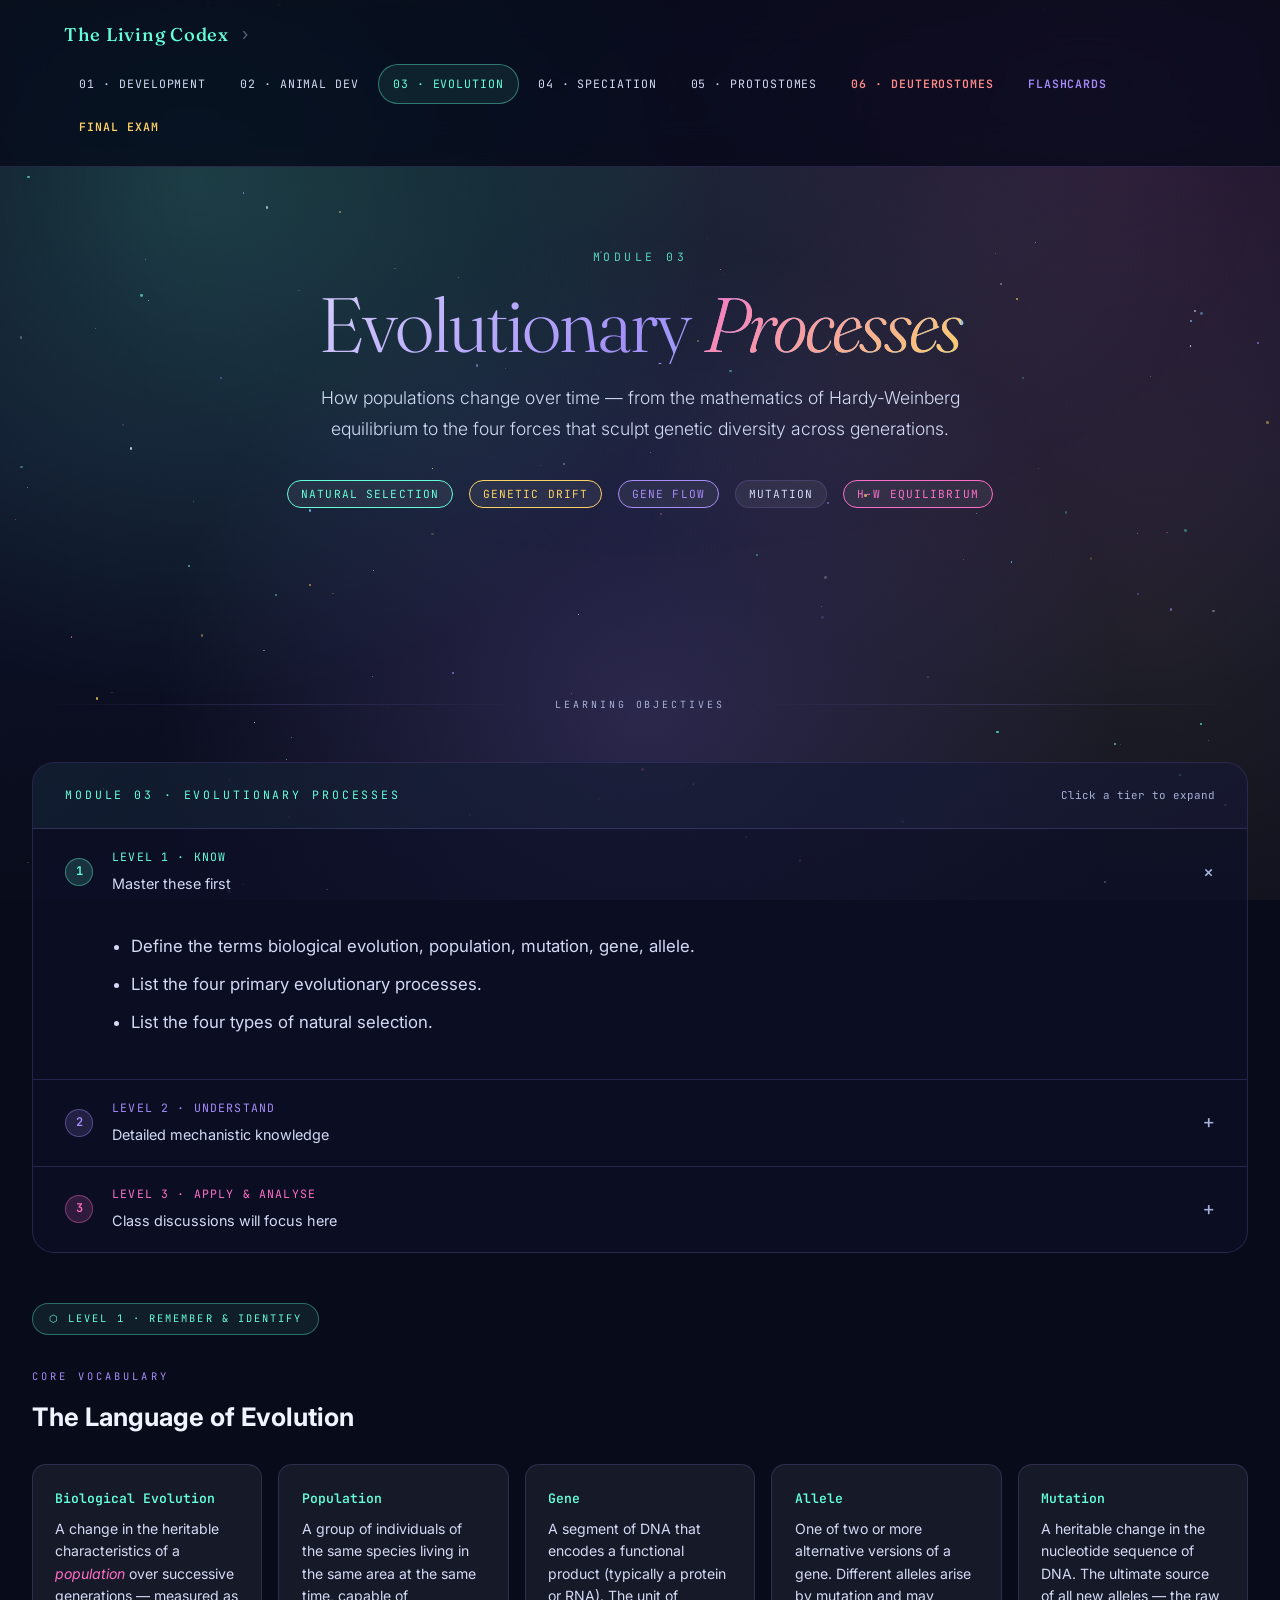
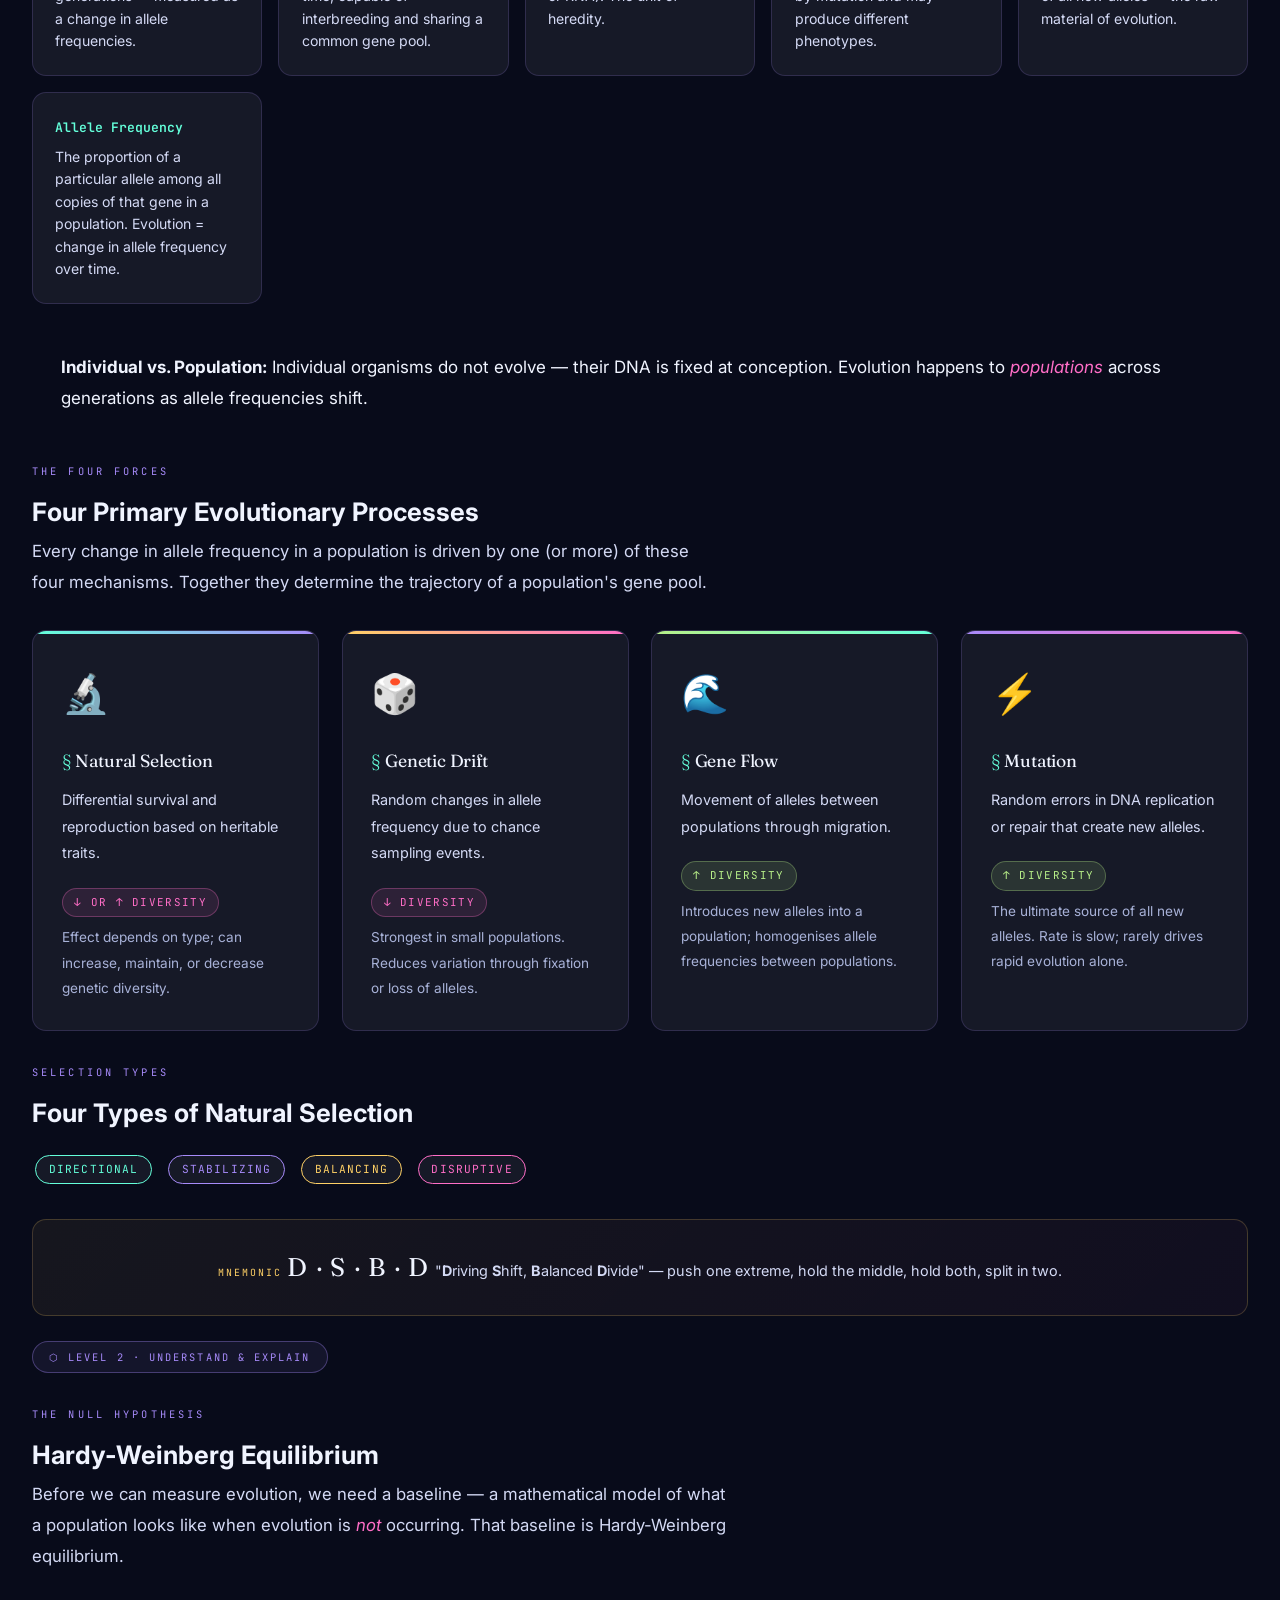
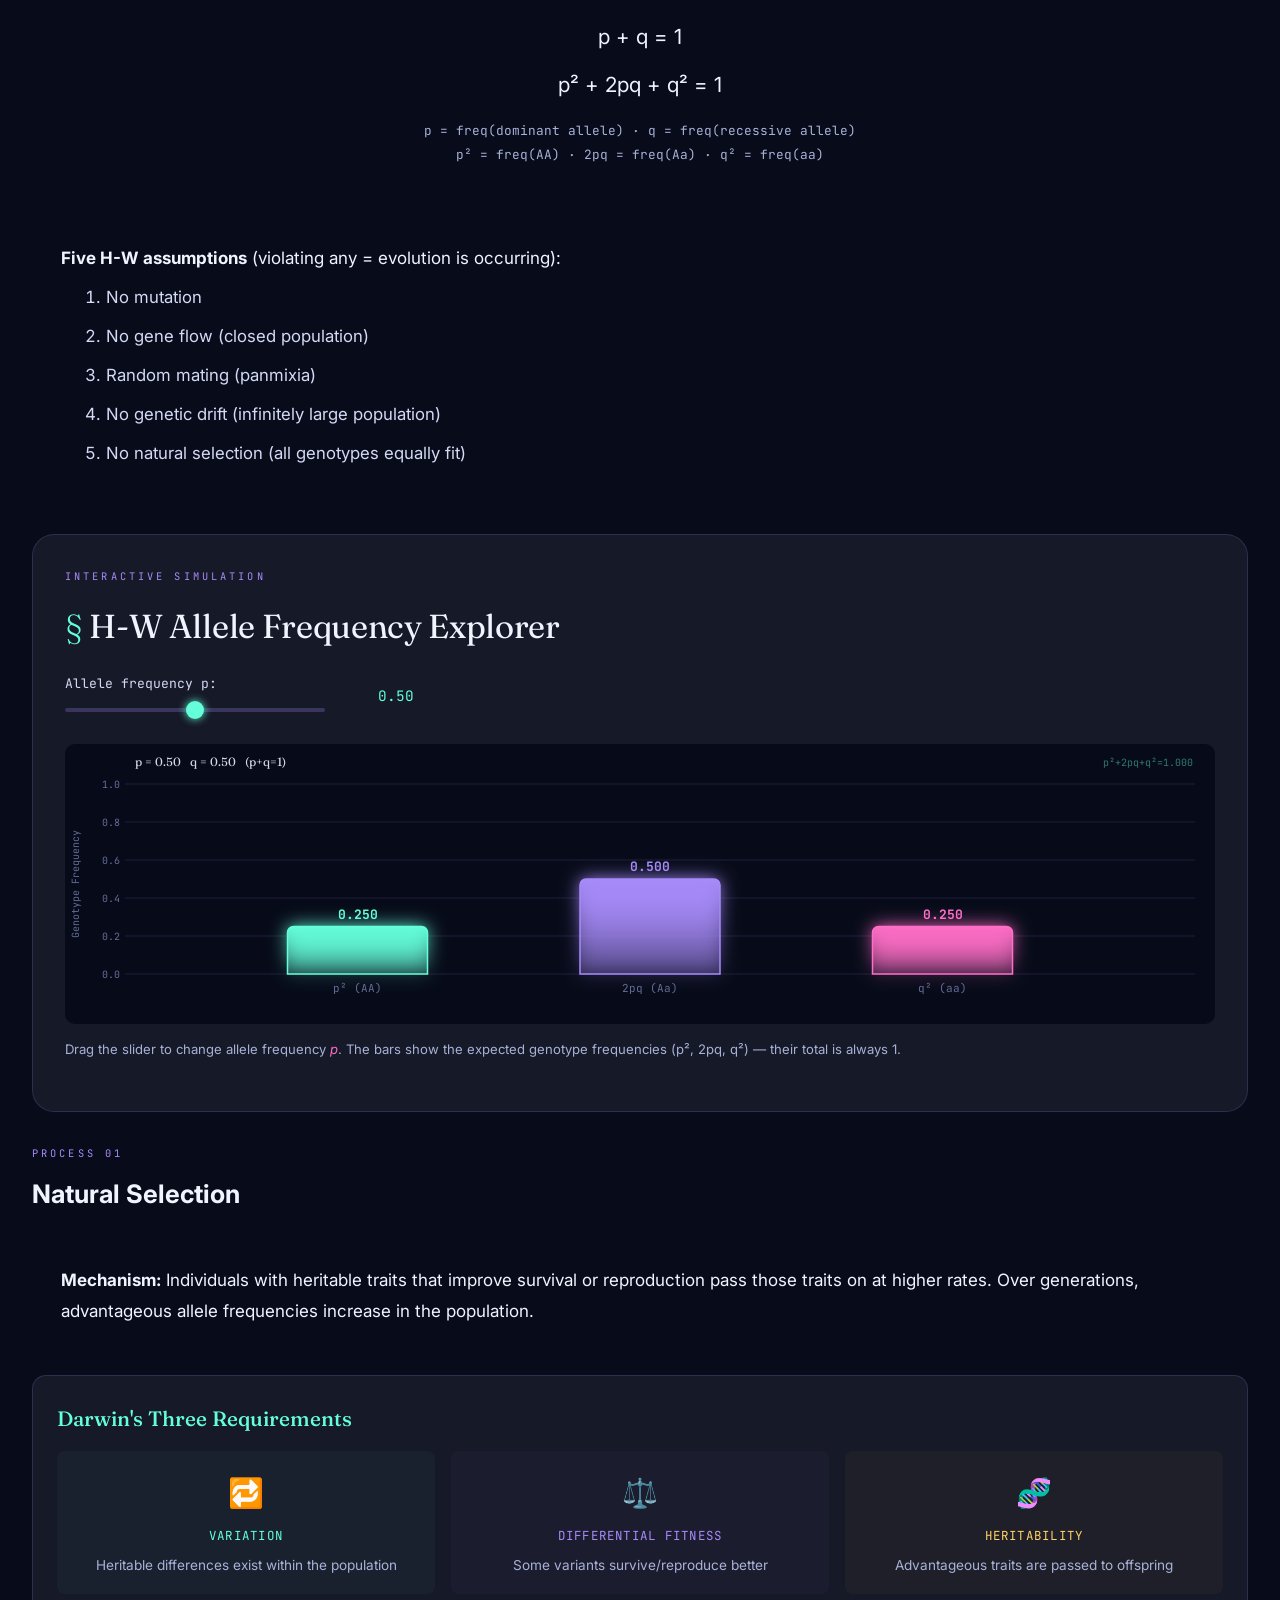
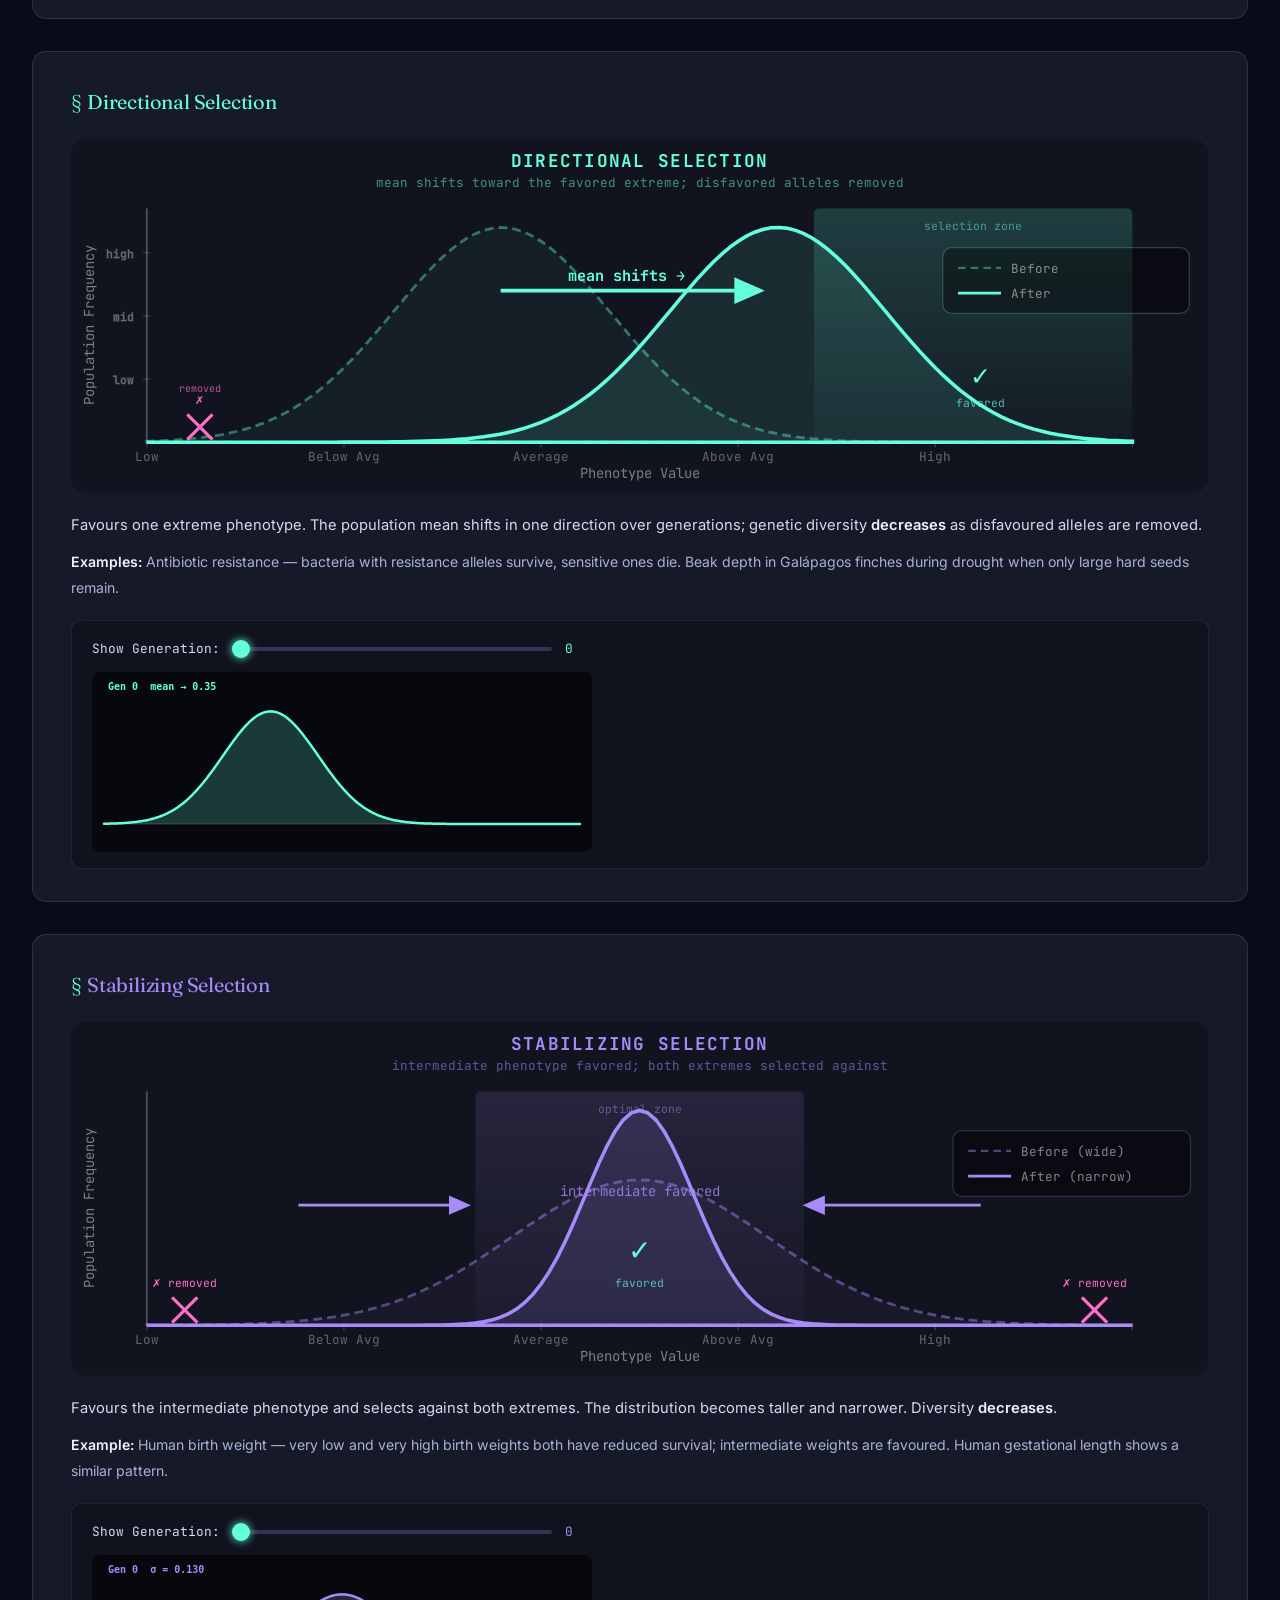
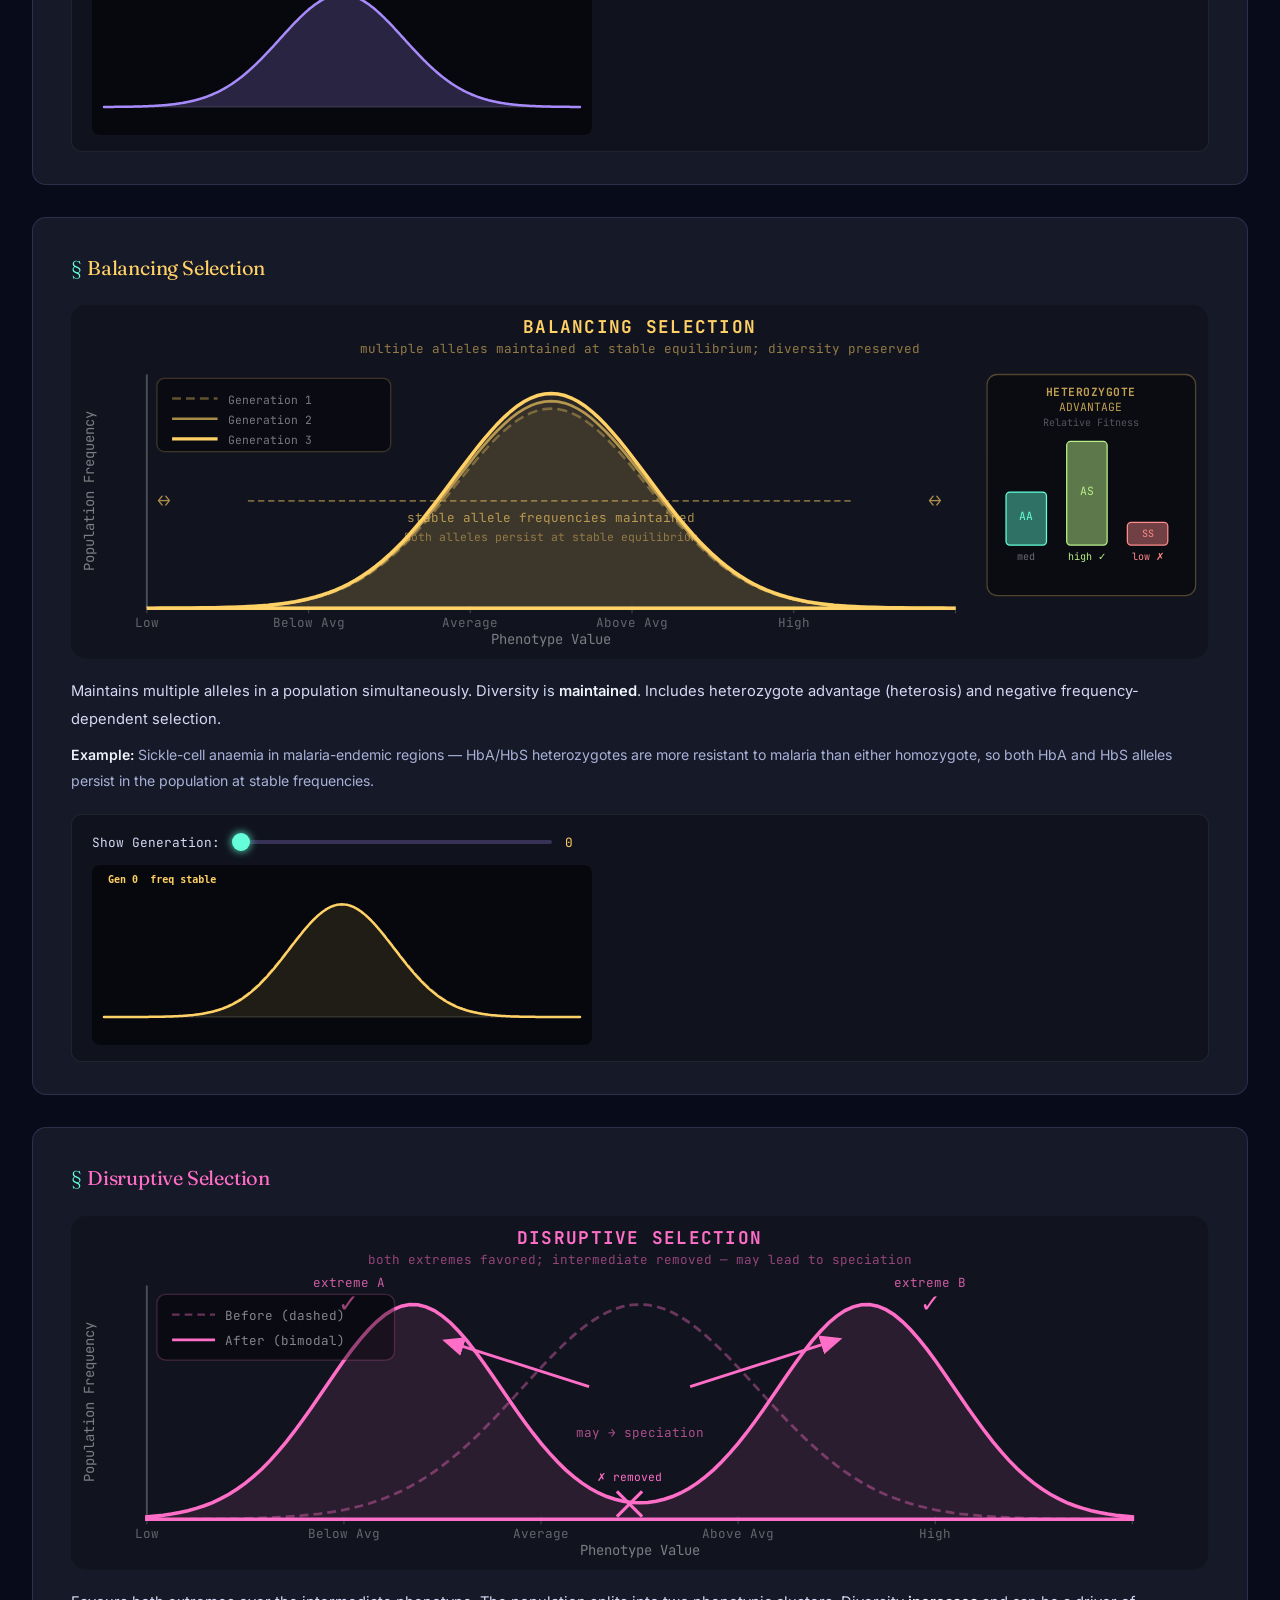
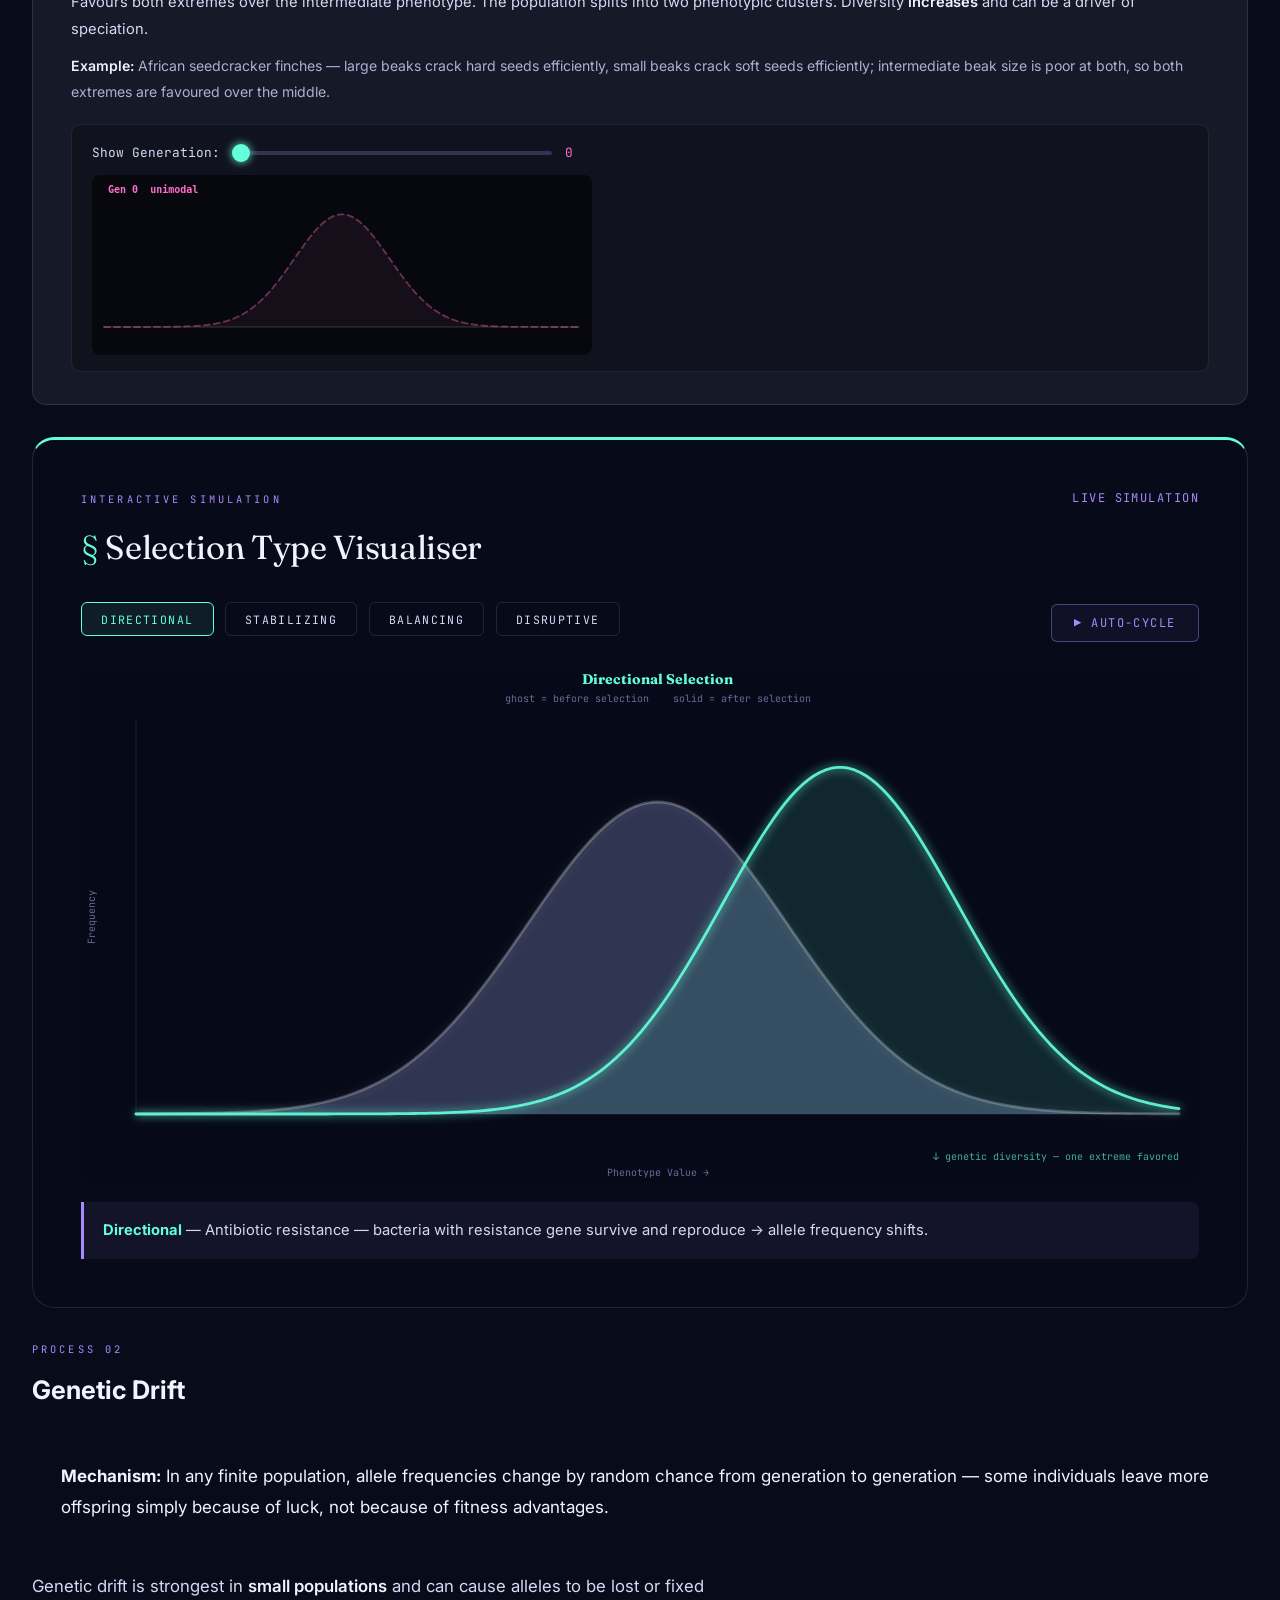
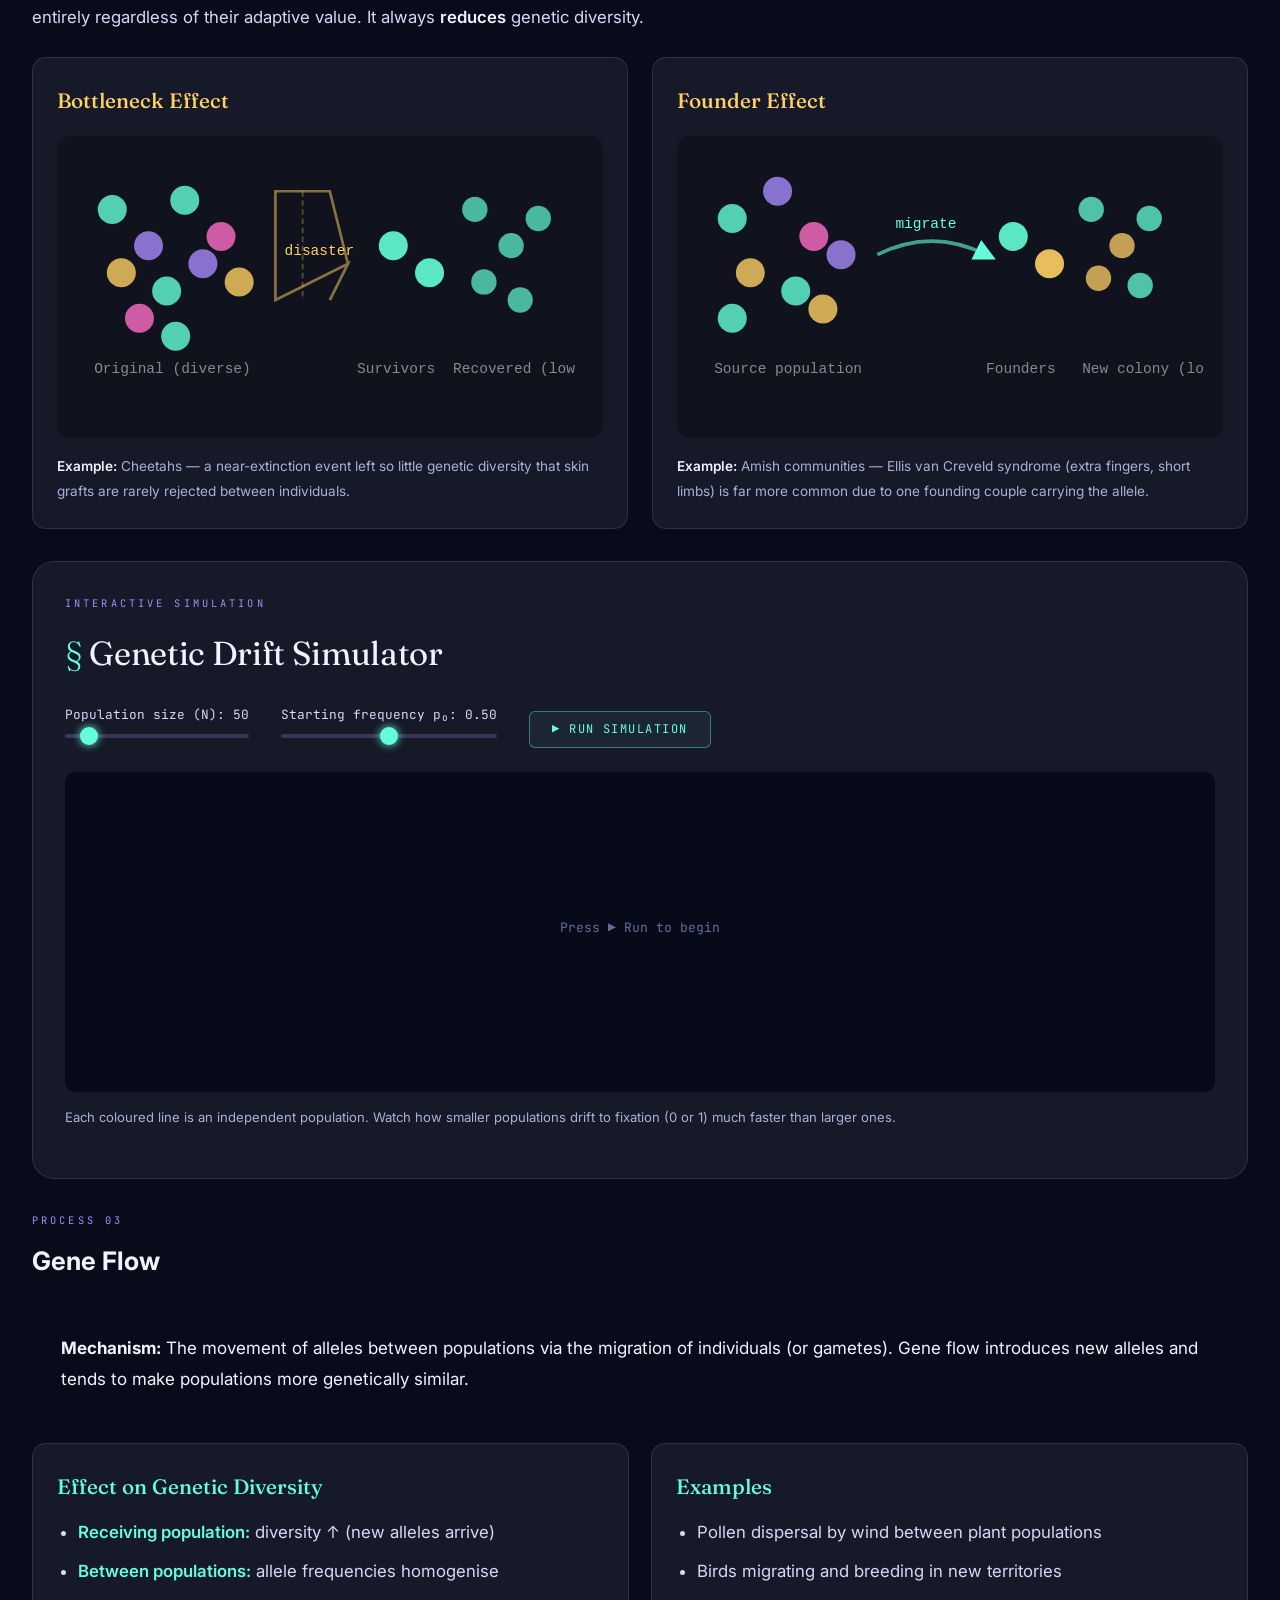
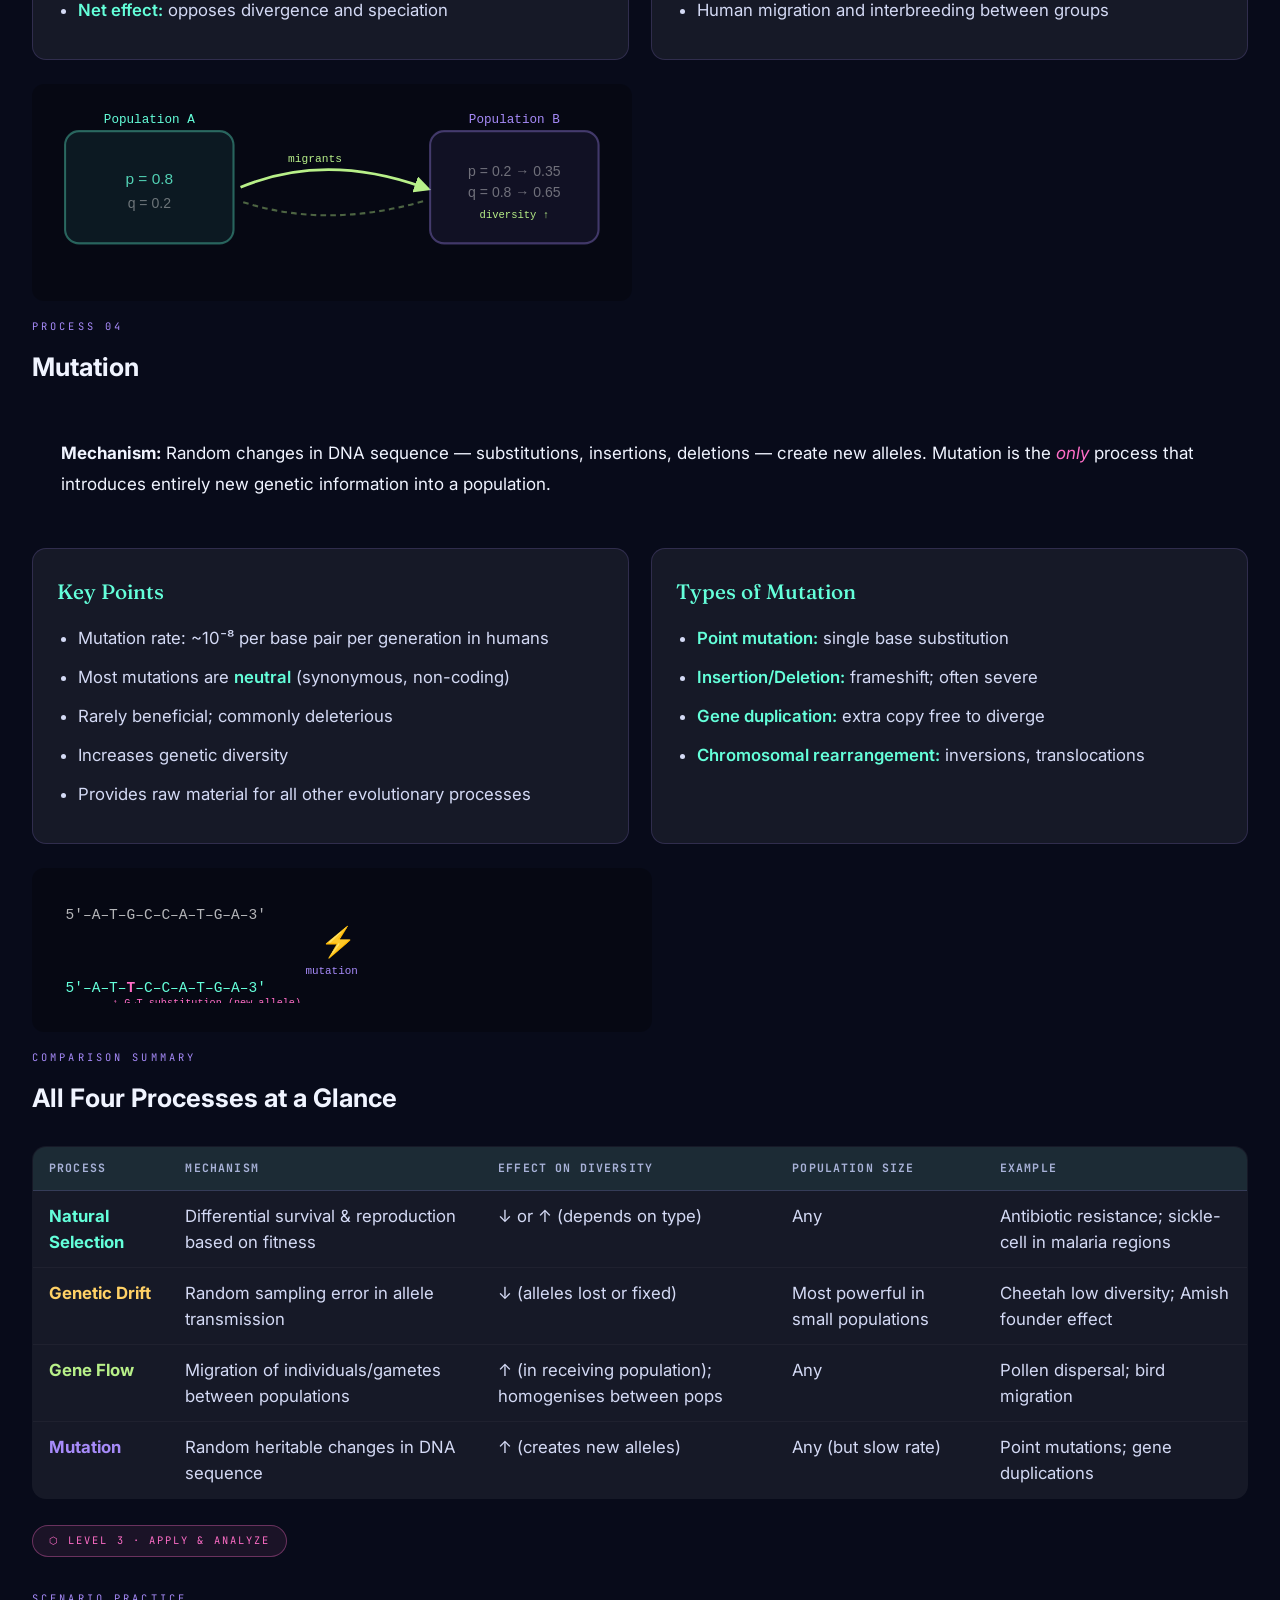
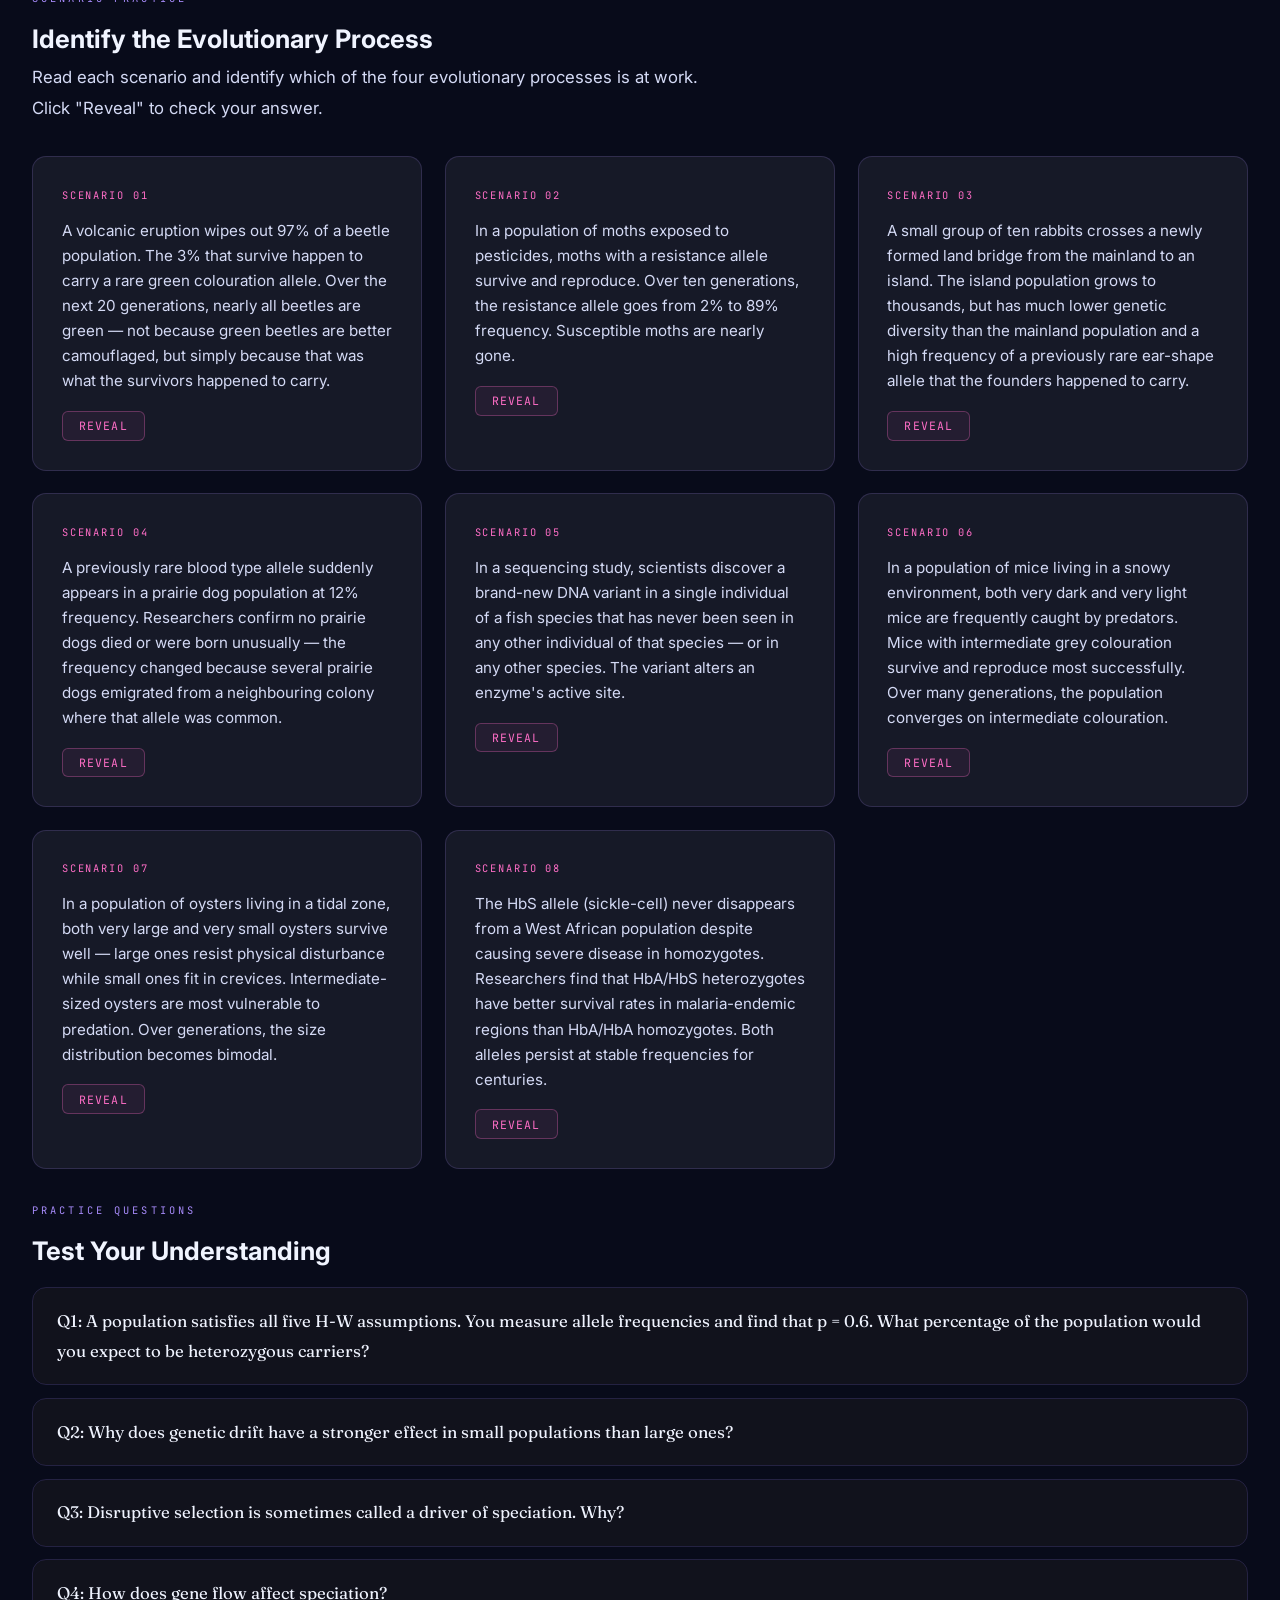
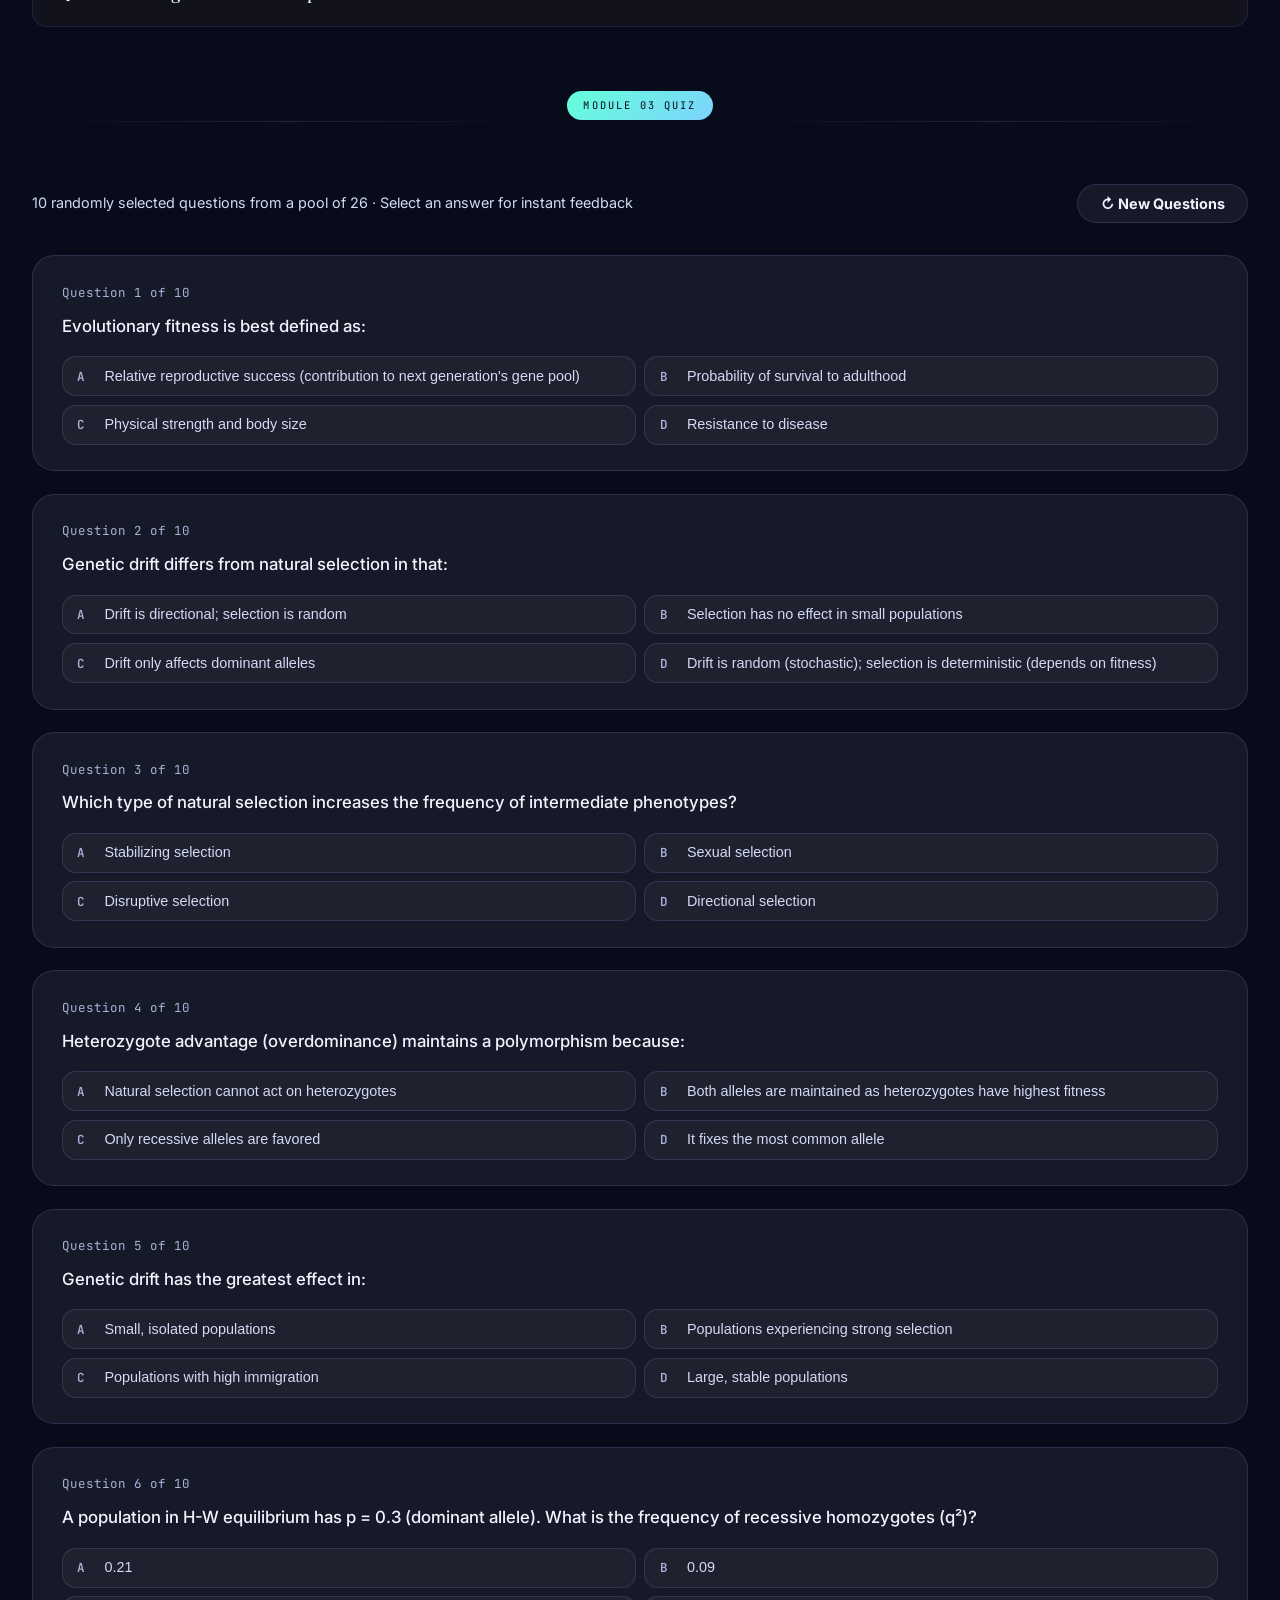
<file: module-03.html>
<!DOCTYPE html>
<html lang="en">
<head>
<meta charset="UTF-8">
<meta name="viewport" content="width=device-width, initial-scale=1.0">
<title>Module 03 · Evolutionary Processes · BIO 212</title>
<link rel="preconnect" href="https://fonts.googleapis.com">
<link rel="preconnect" href="https://fonts.gstatic.com" crossorigin>
<link href="https://fonts.googleapis.com/css2?family=Fraunces:ital,opsz,wght@0,9..144,300..900;1,9..144,300..900&family=Inter:wght@300;400;500;600;700&family=JetBrains+Mono:wght@400;600&display=swap" rel="stylesheet">
<link rel="stylesheet" href="styles.css">
<style>
/* ── Process cards ── */
.process-grid {
  display: grid;
  grid-template-columns: repeat(auto-fit, minmax(260px, 1fr));
  gap: 1.4rem;
  margin: 2rem 0;
}
.process-card {
  background: var(--glass);
  border: 1px solid var(--line);
  border-radius: var(--radius-sm);
  padding: 1.8rem;
  position: relative;
  overflow: hidden;
  transition: all 0.35s;
}
.process-card::before {
  content: '';
  position: absolute;
  top: 0; left: 0; right: 0;
  height: 3px;
}
.process-card.ns::before { background: linear-gradient(90deg, var(--teal), var(--violet)); }
.process-card.gd::before { background: linear-gradient(90deg, var(--gold), var(--rose)); }
.process-card.gf::before { background: linear-gradient(90deg, var(--lime), var(--teal)); }
.process-card.mu::before { background: linear-gradient(90deg, var(--violet), var(--rose)); }
.process-card:hover { transform: translateY(-5px); border-color: rgba(100,255,218,0.3); box-shadow: 0 20px 60px -15px rgba(103,76,230,0.25); }
.process-icon {
  font-size: 2.4rem;
  margin-bottom: 1rem;
  display: block;
}
.process-card h3 { margin: 0 0 0.6rem; font-size: 1.1rem; }
.process-card .diversity-tag {
  display: inline-block;
  font-family: var(--mono);
  font-size: 0.68rem;
  letter-spacing: 0.12em;
  text-transform: uppercase;
  padding: 0.25rem 0.7rem;
  border-radius: 999px;
  margin: 0.8rem 0 0.5rem;
}
.diversity-tag.increases { background: rgba(184,240,137,0.12); color: var(--lime); border: 1px solid rgba(184,240,137,0.3); }
.diversity-tag.decreases { background: rgba(255,110,199,0.1); color: var(--rose); border: 1px solid rgba(255,110,199,0.3); }
.diversity-tag.neutral   { background: rgba(100,255,218,0.08); color: var(--teal); border: 1px solid rgba(100,255,218,0.25); }

/* ── Selection type sections (expanded) ── */
.sel-type-section-svg {
  width: 100%;
  max-height: 400px;
  border-radius: 10px;
  display: block;
  margin: 1.2rem 0;
}

/* ── Generation slider canvases ── */
.gen-slider-wrap {
  margin: 1.2rem 0 0;
  padding: 1rem 1.2rem;
  background: rgba(0,0,0,0.22);
  border-radius: 10px;
  border: 1px solid rgba(255,255,255,0.07);
}
.gen-slider-wrap label {
  font-family: var(--mono);
  font-size: 0.8rem;
  color: var(--ink-soft);
  display: flex;
  align-items: center;
  gap: 0.8rem;
  margin-bottom: 0.7rem;
}
.gen-slider-wrap input[type=range] { flex: 1; max-width: 320px; }
.gen-canvas {
  width: 100%;
  max-width: 500px;
  height: 180px;
  border-radius: 8px;
  background: rgba(0,0,0,0.3);
  display: block;
}

/* ── H-W sim ── */
.hw-sim-wrap {
  background: var(--glass);
  border: 1px solid var(--line);
  border-radius: var(--radius);
  padding: 2rem;
  margin: 2rem 0;
}
.hw-controls {
  display: flex;
  align-items: center;
  gap: 1.5rem;
  flex-wrap: wrap;
  margin-bottom: 1.5rem;
}
.hw-controls label {
  font-family: var(--mono);
  font-size: 0.82rem;
  color: var(--ink-soft);
}
.hw-controls input[type=range] { flex: 1; min-width: 120px; max-width: 260px; }
#hw-p-val {
  font-family: var(--mono);
  font-size: 0.9rem;
  color: var(--teal);
  min-width: 200px;
}
#canvas-hw {
  width: 100%;
  height: 200px;
  border-radius: 10px;
  background: rgba(0,0,0,0.3);
  display: block;
}

/* ── Drift sim ── */
.drift-sim-wrap {
  background: var(--glass);
  border: 1px solid var(--line);
  border-radius: var(--radius);
  padding: 2rem;
  margin: 2rem 0;
}
.drift-controls {
  display: flex;
  gap: 2rem;
  flex-wrap: wrap;
  align-items: flex-start;
  margin-bottom: 1.5rem;
}
.drift-ctrl-group { display: flex; flex-direction: column; gap: 0.5rem; }
.drift-ctrl-group label { font-family: var(--mono); font-size: 0.8rem; color: var(--ink-soft); }
.drift-btn {
  font-family: var(--mono);
  font-size: 0.75rem;
  letter-spacing: 0.12em;
  text-transform: uppercase;
  padding: 0.6rem 1.4rem;
  border: 1px solid rgba(100,255,218,0.4);
  border-radius: 6px;
  background: rgba(100,255,218,0.06);
  color: var(--teal);
  cursor: pointer;
  transition: all 0.25s;
  margin-top: 0.5rem;
}
.drift-btn:hover { background: rgba(100,255,218,0.14); }
#canvas-drift {
  width: 100%;
  height: 220px;
  border-radius: 10px;
  background: rgba(0,0,0,0.3);
  display: block;
}

/* ── Selection visualiser ── */
.sel-viz-wrap {
  background: rgba(8,11,26,0.82);
  border: 1px solid var(--line);
  border-top: 3px solid var(--violet);
  border-radius: var(--radius);
  padding: 3rem;
  margin: 2rem 0;
  overflow-x: auto;
}
.sel-viz-wrap.active-directional { border-top-color: #64ffda; }
.sel-viz-wrap.active-stabilizing { border-top-color: #a78bfa; }
.sel-viz-wrap.active-balancing   { border-top-color: #ffd166; }
.sel-viz-wrap.active-disruptive  { border-top-color: #ff6ec7; }
.sel-btn-row {
  display: flex;
  gap: 0.7rem;
  flex-wrap: wrap;
  margin-bottom: 1.5rem;
}
.sel-btn {
  font-family: var(--mono);
  font-size: 0.72rem;
  letter-spacing: 0.12em;
  text-transform: uppercase;
  padding: 0.55rem 1.2rem;
  border: 1px solid var(--line);
  border-radius: 6px;
  background: transparent;
  color: var(--ink-soft);
  cursor: pointer;
  transition: all 0.25s;
}
.sel-btn.active, .sel-btn:hover { border-color: var(--violet); color: var(--violet); background: rgba(167,139,250,0.08); }
#canvas-selection {
  width: 100%;
  height: 520px;
  min-height: 520px;
  border-radius: 10px;
  background: rgba(0,0,0,0.3);
  display: block;
}
#sel-info {
  margin-top: 1rem;
  padding: 1rem 1.2rem;
  background: rgba(167,139,250,0.07);
  border-left: 3px solid var(--violet);
  border-radius: 0 8px 8px 0;
  font-size: 0.92rem;
  line-height: 1.7;
  color: var(--ink-soft);
}

/* ── Scenario cards ── */
.scenario-grid {
  display: grid;
  grid-template-columns: repeat(auto-fit, minmax(300px, 1fr));
  gap: 1.4rem;
  margin: 2rem 0;
}
.scenario-card {
  background: var(--glass);
  border: 1px solid var(--line);
  border-radius: var(--radius-sm);
  padding: 1.8rem;
  transition: all 0.3s;
}
.scenario-card:hover { border-color: rgba(255,110,199,0.35); }
.scenario-tag {
  font-family: var(--mono);
  font-size: 0.65rem;
  letter-spacing: 0.18em;
  text-transform: uppercase;
  color: var(--rose);
  margin-bottom: 0.8rem;
  display: block;
}
.scenario-q {
  font-size: 0.95rem;
  line-height: 1.65;
  margin-bottom: 1rem;
  color: var(--ink-soft);
}
.scenario-reveal {
  font-family: var(--mono);
  font-size: 0.72rem;
  letter-spacing: 0.1em;
  text-transform: uppercase;
  color: var(--rose);
  background: rgba(255,110,199,0.06);
  border: 1px solid rgba(255,110,199,0.3);
  border-radius: 6px;
  padding: 0.4rem 1rem;
  cursor: pointer;
  transition: all 0.2s;
}
.scenario-reveal:hover { background: rgba(255,110,199,0.14); }
.scenario-ans {
  margin-top: 0.8rem;
  padding: 0.8rem 1rem;
  background: rgba(255,110,199,0.06);
  border-radius: 6px;
  font-size: 0.88rem;
  line-height: 1.65;
  display: none;
}
.scenario-ans.open { display: block; }

/* ── Comparison table ── */
.process-table {
  width: 100%;
  border-collapse: collapse;
  font-size: 0.9rem;
  margin: 1.5rem 0;
}
.process-table th {
  font-family: var(--mono);
  font-size: 0.72rem;
  letter-spacing: 0.1em;
  text-transform: uppercase;
  color: var(--ink-dim);
  text-align: left;
  padding: 0.7rem 1rem;
  border-bottom: 1px solid var(--line);
}
.process-table td {
  padding: 0.75rem 1rem;
  border-bottom: 1px solid rgba(255,255,255,0.04);
  vertical-align: top;
  line-height: 1.55;
}
.process-table tr:last-child td { border-bottom: none; }
.process-table tr:hover td { background: rgba(255,255,255,0.02); }

/* ── Bottleneck / founder SVG containers ── */
.event-diagram {
  background: rgba(0,0,0,0.25);
  border-radius: 12px;
  padding: 1.2rem;
  margin: 1rem 0;
}

/* ── Vocab grid ── */
.vocab-grid {
  display: grid;
  grid-template-columns: repeat(auto-fit, minmax(220px, 1fr));
  gap: 1rem;
  margin: 1.5rem 0;
}
.vocab-card {
  background: var(--glass);
  border: 1px solid var(--line);
  border-radius: var(--radius-sm);
  padding: 1.4rem;
}
.vocab-term {
  font-family: var(--mono);
  font-size: 0.82rem;
  color: var(--teal);
  margin-bottom: 0.4rem;
  font-weight: 600;
}
.vocab-def {
  font-size: 0.88rem;
  line-height: 1.6;
  color: var(--ink-soft);
}
</style>
</head>
<body>

<div class="progress-bar" id="progress-bar"></div>
<div class="aurora"></div>
<div class="grain"></div>
<div id="stars" style="position:fixed;inset:0;z-index:-2;overflow:hidden;pointer-events:none;"></div>

<!-- ══════ NAV ══════ -->
<nav class="module-nav">
  <div style="max-width:1280px;margin:0 auto;padding:0.6rem 2rem;display:flex;align-items:center;gap:0.8rem;flex-wrap:wrap;">
    <a href="index.html" class="home-link">The Living Codex</a>
    <span style="color:var(--ink-dim);opacity:0.5;">›</span>
    <div class="nav-links">
      <a href="module-01.html">01 · Development</a>
      <a href="module-02.html">02 · Animal Dev</a>
      <a href="module-03.html" class="active">03 · Evolution</a>
      <a href="module-04.html">04 · Speciation</a>
      <a href="module-05.html">05 · Protostomes</a>
      <a href="module-06.html" style="color:var(--coral);font-weight:600;">06 · Deuterostomes</a>
      <a href="flashcards.html" style="color:var(--violet);font-weight:600;">Flashcards</a>
      <a href="exam.html" style="color:var(--gold);font-weight:600;">Final Exam</a>
    </div>
  </div>
</nav>

<!-- ══════ HERO ══════ -->
<header class="page-hero">
  <div class="module-eyebrow">Module 03</div>
  <h1>Evolutionary <em>Processes</em></h1>
  <p class="page-desc">How populations change over time — from the mathematics of Hardy-Weinberg equilibrium to the four forces that sculpt genetic diversity across generations.</p>
  <div class="hero-tags">
    <span class="pill teal">Natural Selection</span>
    <span class="pill gold">Genetic Drift</span>
    <span class="pill violet">Gene Flow</span>
    <span class="pill">Mutation</span>
    <span class="pill rose">H-W Equilibrium</span>
  </div>
</header>

<main class="container">

  <!-- ══════ LEARNING GOALS ══════ -->
  <section class="reveal">
    <div class="divider">Learning Objectives</div>
    <div class="learning-goals">
      <div class="lg-header">
        <span class="lg-header-title">Module 03 · Evolutionary Processes</span>
        <span style="font-family:var(--mono);font-size:0.68rem;color:var(--ink-dim);margin-left:auto;">Click a tier to expand</span>
      </div>

      <div class="lg-tier tier-1">
        <div class="lg-tier-header">
          <div class="lg-tier-badge">1</div>
          <div><div class="lg-tier-label">Level 1 · Know</div><div style="font-size:var(--text-sm);color:var(--ink-soft);margin-top:0.2rem;">Master these first</div></div>
          <div class="lg-tier-toggle">+</div>
        </div>
        <div class="lg-tier-body">
          <div class="lg-tier-content"><ul>
            <li>Define the terms biological evolution, population, mutation, gene, allele.</li>
            <li>List the four primary evolutionary processes.</li>
            <li>List the four types of natural selection.</li>
          </ul></div>
        </div>
      </div>

      <div class="lg-tier tier-2">
        <div class="lg-tier-header">
          <div class="lg-tier-badge">2</div>
          <div><div class="lg-tier-label">Level 2 · Understand</div><div style="font-size:var(--text-sm);color:var(--ink-soft);margin-top:0.2rem;">Detailed mechanistic knowledge</div></div>
          <div class="lg-tier-toggle">+</div>
        </div>
        <div class="lg-tier-body">
          <div class="lg-tier-content"><ul>
            <li>Describe each of the four primary evolutionary processes, identify their effect on genetic diversity, and be able to offer examples of each process.</li>
            <li>Differentiate among directional, stabilizing, balancing, and disruptive natural selection and be able to offer examples of each type.</li>
          </ul></div>
        </div>
      </div>

      <div class="lg-tier tier-3">
        <div class="lg-tier-header">
          <div class="lg-tier-badge">3</div>
          <div><div class="lg-tier-label">Level 3 · Apply &amp; Analyse</div><div style="font-size:var(--text-sm);color:var(--ink-soft);margin-top:0.2rem;">Class discussions will focus here</div></div>
          <div class="lg-tier-toggle">+</div>
        </div>
        <div class="lg-tier-body">
          <div class="lg-tier-content"><ul>
            <li>Identify the four primary evolutionary processes from descriptive examples.</li>
            <li>Identify directional, stabilizing, balancing and disruptive natural selection from descriptive examples.</li>
          </ul></div>
        </div>
      </div>

    </div>
  </section>

  <!-- ══════════════════════════════════════════
       LEVEL 1 — REMEMBER & IDENTIFY
  ══════════════════════════════════════════ -->
  <div class="level-badge l1 reveal">⬡ Level 1 · Remember &amp; Identify</div>

  <!-- ── Vocabulary ── -->
  <section class="reveal">
    <div class="section-label">Core Vocabulary</div>
    <h2>The Language of Evolution</h2>

    <div class="vocab-grid">
      <div class="vocab-card">
        <div class="vocab-term">Biological Evolution</div>
        <div class="vocab-def">A change in the heritable characteristics of a <em>population</em> over successive generations — measured as a change in allele frequencies.</div>
      </div>
      <div class="vocab-card">
        <div class="vocab-term">Population</div>
        <div class="vocab-def">A group of individuals of the same species living in the same area at the same time, capable of interbreeding and sharing a common gene pool.</div>
      </div>
      <div class="vocab-card">
        <div class="vocab-term">Gene</div>
        <div class="vocab-def">A segment of DNA that encodes a functional product (typically a protein or RNA). The unit of heredity.</div>
      </div>
      <div class="vocab-card">
        <div class="vocab-term">Allele</div>
        <div class="vocab-def">One of two or more alternative versions of a gene. Different alleles arise by mutation and may produce different phenotypes.</div>
      </div>
      <div class="vocab-card">
        <div class="vocab-term">Mutation</div>
        <div class="vocab-def">A heritable change in the nucleotide sequence of DNA. The ultimate source of all new alleles — the raw material of evolution.</div>
      </div>
      <div class="vocab-card">
        <div class="vocab-term">Allele Frequency</div>
        <div class="vocab-def">The proportion of a particular allele among all copies of that gene in a population. Evolution = change in allele frequency over time.</div>
      </div>
    </div>

    <!-- Key distinction callout -->
    <div class="callout teal reveal">
      <strong>Individual vs. Population:</strong> Individual organisms do not evolve — their DNA is fixed at conception. Evolution happens to <em>populations</em> across generations as allele frequencies shift.
    </div>
  </section>

  <!-- ── 4 Processes overview ── -->
  <section class="reveal">
    <div class="section-label">The Four Forces</div>
    <h2>Four Primary Evolutionary Processes</h2>
    <p style="color:var(--ink-soft);max-width:680px;">Every change in allele frequency in a population is driven by one (or more) of these four mechanisms. Together they determine the trajectory of a population's gene pool.</p>

    <div class="process-grid">
      <div class="process-card ns reveal reveal-item delay-1">
        <span class="process-icon">🔬</span>
        <h3>Natural Selection</h3>
        <p style="font-size:0.9rem;color:var(--ink-soft);margin:0 0 0.5rem;">Differential survival and reproduction based on heritable traits.</p>
        <span class="diversity-tag decreases">↓ or ↑ diversity</span>
        <p style="font-size:0.85rem;color:var(--ink-dim);margin:0;">Effect depends on type; can increase, maintain, or decrease genetic diversity.</p>
      </div>
      <div class="process-card gd reveal reveal-item delay-2">
        <span class="process-icon">🎲</span>
        <h3>Genetic Drift</h3>
        <p style="font-size:0.9rem;color:var(--ink-soft);margin:0 0 0.5rem;">Random changes in allele frequency due to chance sampling events.</p>
        <span class="diversity-tag decreases">↓ Diversity</span>
        <p style="font-size:0.85rem;color:var(--ink-dim);margin:0;">Strongest in small populations. Reduces variation through fixation or loss of alleles.</p>
      </div>
      <div class="process-card gf reveal reveal-item delay-3">
        <span class="process-icon">🌊</span>
        <h3>Gene Flow</h3>
        <p style="font-size:0.9rem;color:var(--ink-soft);margin:0 0 0.5rem;">Movement of alleles between populations through migration.</p>
        <span class="diversity-tag increases">↑ Diversity</span>
        <p style="font-size:0.85rem;color:var(--ink-dim);margin:0;">Introduces new alleles into a population; homogenises allele frequencies between populations.</p>
      </div>
      <div class="process-card mu reveal reveal-item delay-4">
        <span class="process-icon">⚡</span>
        <h3>Mutation</h3>
        <p style="font-size:0.9rem;color:var(--ink-soft);margin:0 0 0.5rem;">Random errors in DNA replication or repair that create new alleles.</p>
        <span class="diversity-tag increases">↑ Diversity</span>
        <p style="font-size:0.85rem;color:var(--ink-dim);margin:0;">The ultimate source of all new alleles. Rate is slow; rarely drives rapid evolution alone.</p>
      </div>
    </div>
  </section>

  <!-- ── 4 Selection types overview ── -->
  <section class="reveal">
    <div class="section-label">Selection Types</div>
    <h2>Four Types of Natural Selection</h2>

    <div style="display:flex;gap:0.6rem;flex-wrap:wrap;margin:1rem 0 2rem;">
      <span class="pill teal">Directional</span>
      <span class="pill violet">Stabilizing</span>
      <span class="pill gold">Balancing</span>
      <span class="pill rose">Disruptive</span>
    </div>

    <div class="mnemonic">
      <span class="mnemonic-tag">Mnemonic</span>
      <span class="mnemonic-text">D · S · B · D</span>
      <span class="mnemonic-decode">"<strong>D</strong>riving <strong>S</strong>hift, <strong>B</strong>alanced <strong>D</strong>ivide" — push one extreme, hold the middle, hold both, split in two.</span>
    </div>
  </section>

  <!-- ══════════════════════════════════════════
       LEVEL 2 — UNDERSTAND & EXPLAIN
  ══════════════════════════════════════════ -->
  <div class="level-badge l2 reveal">⬡ Level 2 · Understand &amp; Explain</div>

  <!-- ── Hardy-Weinberg ── -->
  <section class="reveal">
    <div class="section-label">The Null Hypothesis</div>
    <h2>Hardy-Weinberg Equilibrium</h2>
    <p style="color:var(--ink-soft);max-width:700px;">Before we can measure evolution, we need a baseline — a mathematical model of what a population looks like when evolution is <em>not</em> occurring. That baseline is Hardy-Weinberg equilibrium.</p>

    <div class="formula-block reveal" style="text-align:center;font-size:1.3rem;padding:1.8rem 2rem;">
      <div style="margin-bottom:0.6rem;">p + q = 1</div>
      <div>p² + 2pq + q² = 1</div>
      <div style="font-size:0.8rem;color:var(--ink-dim);margin-top:1rem;font-family:var(--mono);">
        p = freq(dominant allele) · q = freq(recessive allele)<br>
        p² = freq(AA) · 2pq = freq(Aa) · q² = freq(aa)
      </div>
    </div>

    <div class="callout violet reveal">
      <strong>Five H-W assumptions</strong> (violating any = evolution is occurring):<br>
      <ol style="margin:0.6rem 0 0 1.2rem;line-height:2;">
        <li>No mutation</li>
        <li>No gene flow (closed population)</li>
        <li>Random mating (panmixia)</li>
        <li>No genetic drift (infinitely large population)</li>
        <li>No natural selection (all genotypes equally fit)</li>
      </ol>
    </div>

    <!-- H-W Simulation -->
    <div class="hw-sim-wrap reveal">
      <div class="section-label" style="margin:0 0 0.6rem;">Interactive Simulation</div>
      <h3 style="margin:0 0 1rem;">H-W Allele Frequency Explorer</h3>
      <div class="hw-controls">
        <label>Allele frequency p: <input type="range" id="hw-p" min="1" max="99" step="1" value="50"></label>
        <div id="hw-p-val">0.50</div>
      </div>
      <canvas id="canvas-hw" width="900" height="200"></canvas>
      <p style="font-size:0.82rem;color:var(--ink-dim);margin-top:0.8rem;">Drag the slider to change allele frequency <em>p</em>. The bars show the expected genotype frequencies (p², 2pq, q²) — their total is always 1.</p>
    </div>

  </section>

  <!-- ── Natural Selection ── -->
  <section class="reveal">
    <div class="section-label">Process 01</div>
    <h2>Natural Selection</h2>

    <div class="callout teal reveal">
      <strong>Mechanism:</strong> Individuals with heritable traits that improve survival or reproduction pass those traits on at higher rates. Over generations, advantageous allele frequencies increase in the population.
    </div>

    <!-- Darwin's requirements -->
    <div class="card-glow reveal" style="margin:1.5rem 0;">
      <h4 style="margin:0 0 0.8rem;">Darwin's Three Requirements</h4>
      <div style="display:grid;grid-template-columns:repeat(auto-fit,minmax(180px,1fr));gap:1rem;">
        <div style="text-align:center;padding:1rem;background:rgba(100,255,218,0.04);border-radius:8px;">
          <div style="font-size:1.8rem;margin-bottom:0.4rem;">🔁</div>
          <div style="font-family:var(--mono);font-size:0.78rem;color:var(--teal);letter-spacing:0.1em;text-transform:uppercase;">Variation</div>
          <div style="font-size:0.85rem;color:var(--ink-dim);margin-top:0.3rem;">Heritable differences exist within the population</div>
        </div>
        <div style="text-align:center;padding:1rem;background:rgba(167,139,250,0.04);border-radius:8px;">
          <div style="font-size:1.8rem;margin-bottom:0.4rem;">⚖️</div>
          <div style="font-family:var(--mono);font-size:0.78rem;color:var(--violet);letter-spacing:0.1em;text-transform:uppercase;">Differential Fitness</div>
          <div style="font-size:0.85rem;color:var(--ink-dim);margin-top:0.3rem;">Some variants survive/reproduce better</div>
        </div>
        <div style="text-align:center;padding:1rem;background:rgba(255,209,102,0.04);border-radius:8px;">
          <div style="font-size:1.8rem;margin-bottom:0.4rem;">🧬</div>
          <div style="font-family:var(--mono);font-size:0.78rem;color:var(--gold);letter-spacing:0.1em;text-transform:uppercase;">Heritability</div>
          <div style="font-size:0.85rem;color:var(--ink-dim);margin-top:0.3rem;">Advantageous traits are passed to offspring</div>
        </div>
      </div>
    </div>

    <!-- Selection type detail sections (expanded full-width) -->

    <!-- 1. Directional Selection -->
    <div class="card-glow reveal" style="margin:2rem 0;padding:2rem 2.4rem;">
      <h3 style="color:var(--teal);margin:0 0 0.4rem;font-size:1.25rem;">Directional Selection</h3>
      <svg class="sel-type-section-svg" viewBox="0 0 900 280" xmlns="http://www.w3.org/2000/svg">
        <defs>
          <marker id="ds-arrow" markerWidth="9" markerHeight="9" refX="5" refY="4.5" orient="auto"><path d="M0,1 L8,4.5 L0,8 Z" fill="#64ffda"/></marker>
          <linearGradient id="ds-zone" x1="0" y1="0" x2="0" y2="1">
            <stop offset="0%" stop-color="#64ffda" stop-opacity="0.18"/>
            <stop offset="100%" stop-color="#64ffda" stop-opacity="0.03"/>
          </linearGradient>
        </defs>
        <rect width="900" height="280" fill="rgba(0,0,0,0.22)" rx="12"/>
        <!-- Title -->
        <text x="450" y="22" text-anchor="middle" font-family="JetBrains Mono,monospace" font-size="14" font-weight="bold" fill="#64ffda" letter-spacing="1">DIRECTIONAL SELECTION</text>
        <text x="450" y="38" text-anchor="middle" font-family="JetBrains Mono,monospace" font-size="10" fill="rgba(100,255,218,0.55)">mean shifts toward the favored extreme; disfavored alleles removed</text>
        <!-- Axes -->
        <line x1="60" y1="240" x2="840" y2="240" stroke="rgba(255,255,255,0.25)" stroke-width="1.5"/>
        <line x1="60" y1="55" x2="60" y2="240" stroke="rgba(255,255,255,0.25)" stroke-width="1.5"/>
        <!-- Y-axis label -->
        <text transform="rotate(-90,18,147)" x="18" y="147" text-anchor="middle" font-family="JetBrains Mono,monospace" font-size="11" fill="rgba(255,255,255,0.45)">Population Frequency</text>
        <!-- X-axis label -->
        <text x="450" y="268" text-anchor="middle" font-family="JetBrains Mono,monospace" font-size="11" fill="rgba(255,255,255,0.45)">Phenotype Value</text>
        <!-- Y-axis ticks -->
        <g stroke="rgba(255,255,255,0.15)" stroke-width="1">
          <line x1="57" y1="190" x2="63" y2="190"/><text x="50" y="194" text-anchor="end" font-family="JetBrains Mono,monospace" font-size="9" fill="rgba(255,255,255,0.3)">low</text>
          <line x1="57" y1="140" x2="63" y2="140"/><text x="50" y="144" text-anchor="end" font-family="JetBrains Mono,monospace" font-size="9" fill="rgba(255,255,255,0.3)">mid</text>
          <line x1="57" y1="90" x2="63" y2="90"/><text x="50" y="94" text-anchor="end" font-family="JetBrains Mono,monospace" font-size="9" fill="rgba(255,255,255,0.3)">high</text>
        </g>
        <!-- X-axis tick marks and labels -->
        <g stroke="rgba(255,255,255,0.18)" stroke-width="1">
          <line x1="60" y1="238" x2="60" y2="244"/>
          <line x1="216" y1="238" x2="216" y2="244"/>
          <line x1="372" y1="238" x2="372" y2="244"/>
          <line x1="528" y1="238" x2="528" y2="244"/>
          <line x1="684" y1="238" x2="684" y2="244"/>
          <line x1="840" y1="238" x2="840" y2="244"/>
        </g>
        <text x="60"  y="255" text-anchor="middle" font-family="JetBrains Mono,monospace" font-size="10" fill="rgba(255,255,255,0.35)">Low</text>
        <text x="216" y="255" text-anchor="middle" font-family="JetBrains Mono,monospace" font-size="10" fill="rgba(255,255,255,0.35)">Below Avg</text>
        <text x="372" y="255" text-anchor="middle" font-family="JetBrains Mono,monospace" font-size="10" fill="rgba(255,255,255,0.35)">Average</text>
        <text x="528" y="255" text-anchor="middle" font-family="JetBrains Mono,monospace" font-size="10" fill="rgba(255,255,255,0.35)">Above Avg</text>
        <text x="684" y="255" text-anchor="middle" font-family="JetBrains Mono,monospace" font-size="10" fill="rgba(255,255,255,0.35)">High</text>
        <!-- Selection zone: right 30% highlight -->
        <rect x="588" y="55" width="252" height="185" fill="url(#ds-zone)" rx="4"/>
        <text x="714" y="72" text-anchor="middle" font-family="JetBrains Mono,monospace" font-size="9" fill="rgba(100,255,218,0.5)">selection zone</text>
        <!-- BEFORE bell -->
        <path data-bell="1" data-mu="0.36" data-sigma="0.11" data-x0="60" data-x1="840" data-base="240" data-peak="70" stroke="rgba(100,255,218,0.4)" stroke-width="2.2" fill="rgba(100,255,218,0.05)" stroke-dasharray="7,4"/>
        <!-- AFTER bell -->
        <path data-bell="1" data-mu="0.64" data-sigma="0.11" data-x0="60" data-x1="840" data-base="240" data-peak="70" stroke="#64ffda" stroke-width="2.8" fill="rgba(100,255,218,0.1)"/>
        <!-- Red X at left tail -->
        <line x1="92" y1="218" x2="112" y2="238" stroke="#ff6ec7" stroke-width="2.5"/>
        <line x1="112" y1="218" x2="92" y2="238" stroke="#ff6ec7" stroke-width="2.5"/>
        <text x="102" y="210" text-anchor="middle" font-family="JetBrains Mono,monospace" font-size="9" fill="#ff6ec7">✗</text>
        <text x="102" y="200" text-anchor="middle" font-family="JetBrains Mono,monospace" font-size="8" fill="rgba(255,110,199,0.7)">removed</text>
        <!-- Checkmark at right -->
        <text x="720" y="195" text-anchor="middle" font-family="JetBrains Mono,monospace" font-size="20" fill="#64ffda">✓</text>
        <text x="720" y="212" text-anchor="middle" font-family="JetBrains Mono,monospace" font-size="9" fill="rgba(100,255,218,0.7)">favored</text>
        <!-- Bold shift arrow -->
        <line x1="340" y1="120" x2="540" y2="120" stroke="#64ffda" stroke-width="3" marker-end="url(#ds-arrow)"/>
        <text x="440" y="112" text-anchor="middle" font-family="JetBrains Mono,monospace" font-size="12" font-weight="bold" fill="#64ffda">mean shifts →</text>
        <!-- Legend box top-right -->
        <rect x="690" y="86" width="195" height="52" rx="7" fill="rgba(0,0,0,0.4)" stroke="rgba(100,255,218,0.22)" stroke-width="1"/>
        <line x1="702" y1="102" x2="736" y2="102" stroke="rgba(100,255,218,0.4)" stroke-width="1.8" stroke-dasharray="6,4"/>
        <text x="744" y="106" font-family="JetBrains Mono,monospace" font-size="10" fill="rgba(255,255,255,0.5)">Before</text>
        <line x1="702" y1="122" x2="736" y2="122" stroke="#64ffda" stroke-width="2.2"/>
        <text x="744" y="126" font-family="JetBrains Mono,monospace" font-size="10" fill="rgba(255,255,255,0.5)">After</text>
      </svg>
      <p style="font-size:0.92rem;color:var(--ink-soft);margin:0 0 0.6rem;">Favours one extreme phenotype. The population mean shifts in one direction over generations; genetic diversity <strong>decreases</strong> as disfavoured alleles are removed.</p>
      <p style="font-size:0.88rem;color:var(--ink-dim);margin:0 0 0.2rem;"><strong>Examples:</strong> Antibiotic resistance — bacteria with resistance alleles survive, sensitive ones die. Beak depth in Galápagos finches during drought when only large hard seeds remain.</p>
      <!-- Generation slider -->
      <div class="gen-slider-wrap">
        <label>Show Generation: <input type="range" id="gen-dir" min="0" max="20" value="0"> <span id="gen-dir-val" style="color:#64ffda;min-width:2ch;display:inline-block;">0</span></label>
        <canvas id="canvas-dir" class="gen-canvas" width="500" height="180"></canvas>
      </div>
    </div>

    <!-- 2. Stabilizing Selection -->
    <div class="card-glow reveal" style="margin:2rem 0;padding:2rem 2.4rem;">
      <h3 style="color:var(--violet);margin:0 0 0.4rem;font-size:1.25rem;">Stabilizing Selection</h3>
      <svg class="sel-type-section-svg" viewBox="0 0 900 280" xmlns="http://www.w3.org/2000/svg">
        <defs>
          <marker id="stab-arr-l" markerWidth="9" markerHeight="9" refX="5" refY="4.5" orient="auto"><path d="M0,1 L8,4.5 L0,8 Z" fill="#a78bfa"/></marker>
          <marker id="stab-arr-r" markerWidth="9" markerHeight="9" refX="3" refY="4.5" orient="auto-start-reverse"><path d="M0,1 L8,4.5 L0,8 Z" fill="#a78bfa"/></marker>
          <linearGradient id="stab-zone" x1="0" y1="0" x2="0" y2="1">
            <stop offset="0%" stop-color="#a78bfa" stop-opacity="0.14"/>
            <stop offset="100%" stop-color="#a78bfa" stop-opacity="0.02"/>
          </linearGradient>
        </defs>
        <rect width="900" height="280" fill="rgba(0,0,0,0.22)" rx="12"/>
        <!-- Title -->
        <text x="450" y="22" text-anchor="middle" font-family="JetBrains Mono,monospace" font-size="14" font-weight="bold" fill="#a78bfa" letter-spacing="1">STABILIZING SELECTION</text>
        <text x="450" y="38" text-anchor="middle" font-family="JetBrains Mono,monospace" font-size="10" fill="rgba(167,139,250,0.55)">intermediate phenotype favored; both extremes selected against</text>
        <!-- Axes -->
        <line x1="60" y1="240" x2="840" y2="240" stroke="rgba(255,255,255,0.25)" stroke-width="1.5"/>
        <line x1="60" y1="55" x2="60" y2="240" stroke="rgba(255,255,255,0.25)" stroke-width="1.5"/>
        <!-- Y-axis label -->
        <text transform="rotate(-90,18,147)" x="18" y="147" text-anchor="middle" font-family="JetBrains Mono,monospace" font-size="11" fill="rgba(255,255,255,0.45)">Population Frequency</text>
        <!-- X-axis label -->
        <text x="450" y="268" text-anchor="middle" font-family="JetBrains Mono,monospace" font-size="11" fill="rgba(255,255,255,0.45)">Phenotype Value</text>
        <!-- Tick labels -->
        <g stroke="rgba(255,255,255,0.18)" stroke-width="1">
          <line x1="60" y1="238" x2="60" y2="244"/><line x1="216" y1="238" x2="216" y2="244"/>
          <line x1="372" y1="238" x2="372" y2="244"/><line x1="528" y1="238" x2="528" y2="244"/>
          <line x1="684" y1="238" x2="684" y2="244"/><line x1="840" y1="238" x2="840" y2="244"/>
        </g>
        <text x="60"  y="255" text-anchor="middle" font-family="JetBrains Mono,monospace" font-size="10" fill="rgba(255,255,255,0.35)">Low</text>
        <text x="216" y="255" text-anchor="middle" font-family="JetBrains Mono,monospace" font-size="10" fill="rgba(255,255,255,0.35)">Below Avg</text>
        <text x="372" y="255" text-anchor="middle" font-family="JetBrains Mono,monospace" font-size="10" fill="rgba(255,255,255,0.35)">Average</text>
        <text x="528" y="255" text-anchor="middle" font-family="JetBrains Mono,monospace" font-size="10" fill="rgba(255,255,255,0.35)">Above Avg</text>
        <text x="684" y="255" text-anchor="middle" font-family="JetBrains Mono,monospace" font-size="10" fill="rgba(255,255,255,0.35)">High</text>
        <!-- Optimal zone shading (center region) -->
        <rect x="320" y="55" width="260" height="185" fill="url(#stab-zone)" rx="4"/>
        <text x="450" y="72" text-anchor="middle" font-family="JetBrains Mono,monospace" font-size="9" fill="rgba(167,139,250,0.5)">optimal zone</text>
        <!-- BEFORE: wide bell -->
        <path data-bell="1" data-mu="0.5" data-sigma="0.13" data-x0="60" data-x1="840" data-base="240" data-peak="125" stroke="rgba(167,139,250,0.45)" stroke-width="2.2" fill="rgba(167,139,250,0.05)" stroke-dasharray="7,4"/>
        <!-- AFTER: narrow tall bell -->
        <path data-bell="1" data-mu="0.5" data-sigma="0.055" data-x0="60" data-x1="840" data-base="240" data-peak="70" stroke="#a78bfa" stroke-width="2.8" fill="rgba(167,139,250,0.12)"/>
        <!-- Teal checkmark at center -->
        <text x="450" y="188" text-anchor="middle" font-family="JetBrains Mono,monospace" font-size="22" fill="#64ffda">✓</text>
        <text x="450" y="210" text-anchor="middle" font-family="JetBrains Mono,monospace" font-size="9" fill="rgba(100,255,218,0.7)">favored</text>
        <!-- X marks at both tails -->
        <line x1="80" y1="218" x2="100" y2="238" stroke="#ff6ec7" stroke-width="2.5"/><line x1="100" y1="218" x2="80" y2="238" stroke="#ff6ec7" stroke-width="2.5"/>
        <text x="90" y="210" text-anchor="middle" font-family="JetBrains Mono,monospace" font-size="9" fill="#ff6ec7">✗ removed</text>
        <line x1="800" y1="218" x2="820" y2="238" stroke="#ff6ec7" stroke-width="2.5"/><line x1="820" y1="218" x2="800" y2="238" stroke="#ff6ec7" stroke-width="2.5"/>
        <text x="810" y="210" text-anchor="middle" font-family="JetBrains Mono,monospace" font-size="9" fill="#ff6ec7">✗ removed</text>
        <!-- Converging arrows from sides toward center -->
        <line x1="180" y1="145" x2="310" y2="145" stroke="#a78bfa" stroke-width="2.2" marker-end="url(#stab-arr-l)"/>
        <line x1="720" y1="145" x2="590" y2="145" stroke="#a78bfa" stroke-width="2.2" marker-end="url(#stab-arr-r)"/>
        <text x="450" y="138" text-anchor="middle" font-family="JetBrains Mono,monospace" font-size="11" fill="rgba(167,139,250,0.8)">intermediate favored</text>
        <!-- Legend top-right -->
        <rect x="698" y="86" width="188" height="52" rx="7" fill="rgba(0,0,0,0.4)" stroke="rgba(167,139,250,0.22)" stroke-width="1"/>
        <line x1="710" y1="102" x2="744" y2="102" stroke="rgba(167,139,250,0.45)" stroke-width="1.8" stroke-dasharray="6,4"/>
        <text x="752" y="106" font-family="JetBrains Mono,monospace" font-size="10" fill="rgba(255,255,255,0.5)">Before (wide)</text>
        <line x1="710" y1="122" x2="744" y2="122" stroke="#a78bfa" stroke-width="2.2"/>
        <text x="752" y="126" font-family="JetBrains Mono,monospace" font-size="10" fill="rgba(255,255,255,0.5)">After (narrow)</text>
      </svg>
      <p style="font-size:0.92rem;color:var(--ink-soft);margin:0 0 0.6rem;">Favours the intermediate phenotype and selects against both extremes. The distribution becomes taller and narrower. Diversity <strong>decreases</strong>.</p>
      <p style="font-size:0.88rem;color:var(--ink-dim);margin:0 0 0.2rem;"><strong>Example:</strong> Human birth weight — very low and very high birth weights both have reduced survival; intermediate weights are favoured. Human gestational length shows a similar pattern.</p>
      <!-- Generation slider -->
      <div class="gen-slider-wrap">
        <label>Show Generation: <input type="range" id="gen-stab" min="0" max="20" value="0"> <span id="gen-stab-val" style="color:#a78bfa;min-width:2ch;display:inline-block;">0</span></label>
        <canvas id="canvas-stab" class="gen-canvas" width="500" height="180"></canvas>
      </div>
    </div>

    <!-- 3. Balancing Selection -->
    <div class="card-glow reveal" style="margin:2rem 0;padding:2rem 2.4rem;">
      <h3 style="color:var(--gold);margin:0 0 0.4rem;font-size:1.25rem;">Balancing Selection</h3>
      <svg class="sel-type-section-svg" viewBox="0 0 900 280" xmlns="http://www.w3.org/2000/svg">
        <rect width="900" height="280" fill="rgba(0,0,0,0.22)" rx="12"/>
        <!-- Title -->
        <text x="450" y="22" text-anchor="middle" font-family="JetBrains Mono,monospace" font-size="14" font-weight="bold" fill="#ffd166" letter-spacing="1">BALANCING SELECTION</text>
        <text x="450" y="38" text-anchor="middle" font-family="JetBrains Mono,monospace" font-size="10" fill="rgba(255,209,102,0.55)">multiple alleles maintained at stable equilibrium; diversity preserved</text>
        <!-- Axes -->
        <line x1="60" y1="240" x2="700" y2="240" stroke="rgba(255,255,255,0.25)" stroke-width="1.5"/>
        <line x1="60" y1="55" x2="60" y2="240" stroke="rgba(255,255,255,0.25)" stroke-width="1.5"/>
        <!-- Y-axis label -->
        <text transform="rotate(-90,18,147)" x="18" y="147" text-anchor="middle" font-family="JetBrains Mono,monospace" font-size="11" fill="rgba(255,255,255,0.45)">Population Frequency</text>
        <!-- X-axis label -->
        <text x="380" y="268" text-anchor="middle" font-family="JetBrains Mono,monospace" font-size="11" fill="rgba(255,255,255,0.45)">Phenotype Value</text>
        <!-- Tick labels -->
        <g stroke="rgba(255,255,255,0.18)" stroke-width="1">
          <line x1="60"  y1="238" x2="60"  y2="244"/><line x1="188" y1="238" x2="188" y2="244"/>
          <line x1="316" y1="238" x2="316" y2="244"/><line x1="444" y1="238" x2="444" y2="244"/>
          <line x1="572" y1="238" x2="572" y2="244"/><line x1="700" y1="238" x2="700" y2="244"/>
        </g>
        <text x="60"  y="255" text-anchor="middle" font-family="JetBrains Mono,monospace" font-size="10" fill="rgba(255,255,255,0.35)">Low</text>
        <text x="188" y="255" text-anchor="middle" font-family="JetBrains Mono,monospace" font-size="10" fill="rgba(255,255,255,0.35)">Below Avg</text>
        <text x="316" y="255" text-anchor="middle" font-family="JetBrains Mono,monospace" font-size="10" fill="rgba(255,255,255,0.35)">Average</text>
        <text x="444" y="255" text-anchor="middle" font-family="JetBrains Mono,monospace" font-size="10" fill="rgba(255,255,255,0.35)">Above Avg</text>
        <text x="572" y="255" text-anchor="middle" font-family="JetBrains Mono,monospace" font-size="10" fill="rgba(255,255,255,0.35)">High</text>
        <!-- Generation 1 (dashed, pale) -->
        <path data-bell="1" data-mu="0.5" data-sigma="0.12" data-x0="60" data-x1="700" data-base="240" data-peak="82" stroke="rgba(255,209,102,0.35)" stroke-width="2" fill="rgba(255,209,102,0.04)" stroke-dasharray="8,4"/>
        <!-- Generation 2 (medium opacity) -->
        <path data-bell="1" data-mu="0.5" data-sigma="0.12" data-x0="60" data-x1="700" data-base="240" data-peak="76" stroke="rgba(255,209,102,0.65)" stroke-width="2.2" fill="rgba(255,209,102,0.06)"/>
        <!-- Generation 3 (solid, stable shape) -->
        <path data-bell="1" data-mu="0.5" data-sigma="0.12" data-x0="60" data-x1="700" data-base="240" data-peak="70" stroke="#ffd166" stroke-width="2.8" fill="rgba(255,209,102,0.09)"/>
        <!-- Double-headed horizontal arrow showing stable freq -->
        <line x1="140" y1="155" x2="620" y2="155" stroke="rgba(255,209,102,0.45)" stroke-width="1.5" stroke-dasharray="5,3"/>
        <text x="70" y="159" font-family="JetBrains Mono,monospace" font-size="13" fill="rgba(255,209,102,0.65)">↔</text>
        <text x="680" y="159" font-family="JetBrains Mono,monospace" font-size="13" fill="rgba(255,209,102,0.65)">↔</text>
        <text x="380" y="172" text-anchor="middle" font-family="JetBrains Mono,monospace" font-size="10" fill="rgba(255,209,102,0.65)">stable allele frequencies maintained</text>
        <text x="380" y="187" text-anchor="middle" font-family="JetBrains Mono,monospace" font-size="9" fill="rgba(255,209,102,0.45)">Both alleles persist at stable equilibrium</text>
        <!-- Generation legend (top-left) -->
        <rect x="68" y="58" width="185" height="58" rx="6" fill="rgba(0,0,0,0.4)" stroke="rgba(255,209,102,0.2)" stroke-width="1"/>
        <line x1="80" y1="74" x2="116" y2="74" stroke="rgba(255,209,102,0.35)" stroke-width="1.8" stroke-dasharray="7,4"/>
        <text x="124" y="78" font-family="JetBrains Mono,monospace" font-size="9" fill="rgba(255,255,255,0.45)">Generation 1</text>
        <line x1="80" y1="90" x2="116" y2="90" stroke="rgba(255,209,102,0.65)" stroke-width="2"/>
        <text x="124" y="94" font-family="JetBrains Mono,monospace" font-size="9" fill="rgba(255,255,255,0.45)">Generation 2</text>
        <line x1="80" y1="106" x2="116" y2="106" stroke="#ffd166" stroke-width="2.5"/>
        <text x="124" y="110" font-family="JetBrains Mono,monospace" font-size="9" fill="rgba(255,255,255,0.45)">Generation 3</text>
        <!-- HbA/HbS fitness inset (right panel) -->
        <rect x="725" y="55" width="165" height="175" rx="8" fill="rgba(0,0,0,0.38)" stroke="rgba(255,209,102,0.28)" stroke-width="1"/>
        <text x="807" y="72" text-anchor="middle" font-family="JetBrains Mono,monospace" font-size="9" font-weight="bold" fill="rgba(255,209,102,0.75)" letter-spacing="0.4">HETEROZYGOTE</text>
        <text x="807" y="84" text-anchor="middle" font-family="JetBrains Mono,monospace" font-size="9" fill="rgba(255,209,102,0.75)">ADVANTAGE</text>
        <text x="807" y="96" text-anchor="middle" font-family="JetBrains Mono,monospace" font-size="8" fill="rgba(255,255,255,0.3)">Relative Fitness</text>
        <!-- AA bar (medium height) -->
        <rect x="740" y="148" width="32" height="42" rx="3" fill="rgba(100,255,218,0.42)" stroke="#64ffda" stroke-width="1"/>
        <text x="756" y="170" text-anchor="middle" font-family="JetBrains Mono,monospace" font-size="9" fill="#64ffda">AA</text>
        <text x="756" y="202" text-anchor="middle" font-family="JetBrains Mono,monospace" font-size="8" fill="rgba(255,255,255,0.4)">med</text>
        <!-- AS bar (tallest / lime) -->
        <rect x="788" y="108" width="32" height="82" rx="3" fill="rgba(184,240,137,0.48)" stroke="#b8f089" stroke-width="1"/>
        <text x="804" y="150" text-anchor="middle" font-family="JetBrains Mono,monospace" font-size="9" fill="#b8f089">AS</text>
        <text x="804" y="202" text-anchor="middle" font-family="JetBrains Mono,monospace" font-size="8" fill="#b8f089">high ✓</text>
        <!-- SS bar (short / red) -->
        <rect x="836" y="172" width="32" height="18" rx="3" fill="rgba(255,138,138,0.42)" stroke="#ff8a8a" stroke-width="1"/>
        <text x="852" y="184" text-anchor="middle" font-family="JetBrains Mono,monospace" font-size="8" fill="#ff8a8a">SS</text>
        <text x="852" y="202" text-anchor="middle" font-family="JetBrains Mono,monospace" font-size="8" fill="#ff8a8a">low ✗</text>
      </svg>
      <p style="font-size:0.92rem;color:var(--ink-soft);margin:0 0 0.6rem;">Maintains multiple alleles in a population simultaneously. Diversity is <strong>maintained</strong>. Includes heterozygote advantage (heterosis) and negative frequency-dependent selection.</p>
      <p style="font-size:0.88rem;color:var(--ink-dim);margin:0 0 0.2rem;"><strong>Example:</strong> Sickle-cell anaemia in malaria-endemic regions — HbA/HbS heterozygotes are more resistant to malaria than either homozygote, so both HbA and HbS alleles persist in the population at stable frequencies.</p>
      <!-- Generation slider -->
      <div class="gen-slider-wrap">
        <label>Show Generation: <input type="range" id="gen-bal" min="0" max="20" value="0"> <span id="gen-bal-val" style="color:#ffd166;min-width:2ch;display:inline-block;">0</span></label>
        <canvas id="canvas-bal" class="gen-canvas" width="500" height="180"></canvas>
      </div>
    </div>

    <!-- 4. Disruptive Selection -->
    <div class="card-glow reveal" style="margin:2rem 0;padding:2rem 2.4rem;">
      <h3 style="color:var(--rose);margin:0 0 0.4rem;font-size:1.25rem;">Disruptive Selection</h3>
      <svg class="sel-type-section-svg" viewBox="0 0 900 280" xmlns="http://www.w3.org/2000/svg">
        <defs>
          <marker id="dis-arr-l" markerWidth="9" markerHeight="9" refX="5" refY="4.5" orient="auto"><path d="M0,1 L8,4.5 L0,8 Z" fill="#ff6ec7"/></marker>
          <marker id="dis-arr-r" markerWidth="9" markerHeight="9" refX="3" refY="4.5" orient="auto-start-reverse"><path d="M0,1 L8,4.5 L0,8 Z" fill="#ff6ec7"/></marker>
        </defs>
        <rect width="900" height="280" fill="rgba(0,0,0,0.22)" rx="12"/>
        <!-- Title -->
        <text x="450" y="22" text-anchor="middle" font-family="JetBrains Mono,monospace" font-size="14" font-weight="bold" fill="#ff6ec7" letter-spacing="1">DISRUPTIVE SELECTION</text>
        <text x="450" y="38" text-anchor="middle" font-family="JetBrains Mono,monospace" font-size="10" fill="rgba(255,110,199,0.55)">both extremes favored; intermediate removed — may lead to speciation</text>
        <!-- Axes -->
        <line x1="60" y1="240" x2="840" y2="240" stroke="rgba(255,255,255,0.25)" stroke-width="1.5"/>
        <line x1="60" y1="55" x2="60" y2="240" stroke="rgba(255,255,255,0.25)" stroke-width="1.5"/>
        <!-- Y-axis label -->
        <text transform="rotate(-90,18,147)" x="18" y="147" text-anchor="middle" font-family="JetBrains Mono,monospace" font-size="11" fill="rgba(255,255,255,0.45)">Population Frequency</text>
        <!-- X-axis label -->
        <text x="450" y="268" text-anchor="middle" font-family="JetBrains Mono,monospace" font-size="11" fill="rgba(255,255,255,0.45)">Phenotype Value</text>
        <!-- Tick labels -->
        <g stroke="rgba(255,255,255,0.18)" stroke-width="1">
          <line x1="60"  y1="238" x2="60"  y2="244"/><line x1="216" y1="238" x2="216" y2="244"/>
          <line x1="372" y1="238" x2="372" y2="244"/><line x1="528" y1="238" x2="528" y2="244"/>
          <line x1="684" y1="238" x2="684" y2="244"/><line x1="840" y1="238" x2="840" y2="244"/>
        </g>
        <text x="60"  y="255" text-anchor="middle" font-family="JetBrains Mono,monospace" font-size="10" fill="rgba(255,255,255,0.35)">Low</text>
        <text x="216" y="255" text-anchor="middle" font-family="JetBrains Mono,monospace" font-size="10" fill="rgba(255,255,255,0.35)">Below Avg</text>
        <text x="372" y="255" text-anchor="middle" font-family="JetBrains Mono,monospace" font-size="10" fill="rgba(255,255,255,0.35)">Average</text>
        <text x="528" y="255" text-anchor="middle" font-family="JetBrains Mono,monospace" font-size="10" fill="rgba(255,255,255,0.35)">Above Avg</text>
        <text x="684" y="255" text-anchor="middle" font-family="JetBrains Mono,monospace" font-size="10" fill="rgba(255,255,255,0.35)">High</text>
        <!-- BEFORE: single bell -->
        <path data-bell="1" data-mu="0.5" data-sigma="0.12" data-x0="60" data-x1="840" data-base="240" data-peak="70" stroke="rgba(255,110,199,0.38)" stroke-width="2.2" fill="none" stroke-dasharray="7,4"/>
        <!-- AFTER: bimodal -->
        <path data-bell="1" data-mu="0.27" data-sigma="0.09" data-mu2="0.73" data-sigma2="0.09" data-x0="60" data-x1="840" data-base="240" data-peak="70" stroke="#ff6ec7" stroke-width="2.8" fill="rgba(255,110,199,0.1)"/>
        <!-- Red X at center valley -->
        <line x1="432" y1="218" x2="452" y2="238" stroke="#ff6ec7" stroke-width="2.5"/><line x1="452" y1="218" x2="432" y2="238" stroke="#ff6ec7" stroke-width="2.5"/>
        <text x="442" y="210" text-anchor="middle" font-family="JetBrains Mono,monospace" font-size="9" fill="#ff6ec7">✗ removed</text>
        <!-- Checkmarks at both peaks -->
        <text x="220" y="76" text-anchor="middle" font-family="JetBrains Mono,monospace" font-size="20" fill="#ff6ec7">✓</text>
        <text x="220" y="56" text-anchor="middle" font-family="JetBrains Mono,monospace" font-size="10" fill="rgba(255,110,199,0.8)">extreme A</text>
        <text x="680" y="76" text-anchor="middle" font-family="JetBrains Mono,monospace" font-size="20" fill="#ff6ec7">✓</text>
        <text x="680" y="56" text-anchor="middle" font-family="JetBrains Mono,monospace" font-size="10" fill="rgba(255,110,199,0.8)">extreme B</text>
        <!-- Diverging arrows from center outward -->
        <line x1="410" y1="135" x2="300" y2="100" stroke="#ff6ec7" stroke-width="2.2" marker-end="url(#dis-arr-l)"/>
        <line x1="490" y1="135" x2="600" y2="100" stroke="#ff6ec7" stroke-width="2.2" marker-end="url(#dis-arr-r)"/>
        <!-- Speciation note -->
        <text x="450" y="175" text-anchor="middle" font-family="JetBrains Mono,monospace" font-size="10" fill="rgba(255,110,199,0.65)">may → speciation</text>
        <!-- Legend top-left -->
        <rect x="68" y="62" width="188" height="52" rx="7" fill="rgba(0,0,0,0.4)" stroke="rgba(255,110,199,0.22)" stroke-width="1"/>
        <line x1="80" y1="78" x2="114" y2="78" stroke="rgba(255,110,199,0.38)" stroke-width="1.8" stroke-dasharray="6,4"/>
        <text x="122" y="82" font-family="JetBrains Mono,monospace" font-size="10" fill="rgba(255,255,255,0.5)">Before (dashed)</text>
        <line x1="80" y1="98" x2="114" y2="98" stroke="#ff6ec7" stroke-width="2.2"/>
        <text x="122" y="102" font-family="JetBrains Mono,monospace" font-size="10" fill="rgba(255,255,255,0.5)">After (bimodal)</text>
      </svg>
      <p style="font-size:0.92rem;color:var(--ink-soft);margin:0 0 0.6rem;">Favours both extremes over the intermediate phenotype. The population splits into two phenotypic clusters. Diversity <strong>increases</strong> and can be a driver of speciation.</p>
      <p style="font-size:0.88rem;color:var(--ink-dim);margin:0 0 0.2rem;"><strong>Example:</strong> African seedcracker finches — large beaks crack hard seeds efficiently, small beaks crack soft seeds efficiently; intermediate beak size is poor at both, so both extremes are favoured over the middle.</p>
      <!-- Generation slider -->
      <div class="gen-slider-wrap">
        <label>Show Generation: <input type="range" id="gen-dis" min="0" max="20" value="0"> <span id="gen-dis-val" style="color:#ff6ec7;min-width:2ch;display:inline-block;">0</span></label>
        <canvas id="canvas-dis" class="gen-canvas" width="500" height="180"></canvas>
      </div>
    </div>

    <!-- Interactive Selection Visualiser -->
    <div class="sel-viz-wrap reveal active-directional" id="sel-viz-wrap">
      <div style="display:flex;align-items:center;gap:1rem;flex-wrap:wrap;margin-bottom:0.4rem;">
        <div class="section-label" style="margin:0;">Interactive Simulation</div>
        <span style="font-family:var(--mono);font-size:0.75rem;color:var(--violet);letter-spacing:0.12em;text-transform:uppercase;margin-left:auto;">Live Simulation</span>
      </div>
      <h3 style="margin:0 0 1.2rem;">Selection Type Visualiser</h3>
      <div class="sel-btn-row" style="align-items:center;">
        <button class="sel-btn active" data-sel="directional">Directional</button>
        <button class="sel-btn" data-sel="stabilizing">Stabilizing</button>
        <button class="sel-btn" data-sel="balancing">Balancing</button>
        <button class="sel-btn" data-sel="disruptive">Disruptive</button>
        <button class="drift-btn" id="sel-autocycle" style="margin-left:auto;border-color:rgba(167,139,250,0.4);color:var(--violet);background:rgba(167,139,250,0.06);">▶ Auto-cycle</button>
      </div>
      <canvas id="canvas-selection" width="1200" height="520"></canvas>
      <div id="sel-info">Select a mode above to see how the phenotype distribution shifts over generations.</div>
    </div>
  </section>

  <!-- ── Genetic Drift ── -->
  <section class="reveal">
    <div class="section-label">Process 02</div>
    <h2>Genetic Drift</h2>

    <div class="callout gold reveal">
      <strong>Mechanism:</strong> In any finite population, allele frequencies change by random chance from generation to generation — some individuals leave more offspring simply because of luck, not because of fitness advantages.
    </div>

    <p style="color:var(--ink-soft);max-width:700px;">Genetic drift is strongest in <strong>small populations</strong> and can cause alleles to be lost or fixed entirely regardless of their adaptive value. It always <strong>reduces</strong> genetic diversity.</p>

    <!-- Bottleneck & Founder diagrams side by side -->
    <div style="display:grid;grid-template-columns:repeat(auto-fit,minmax(300px,1fr));gap:1.5rem;margin:1.5rem 0;">

      <div class="card-glow">
        <h4 style="color:var(--gold);margin:0 0 0.8rem;">Bottleneck Effect</h4>
        <div class="event-diagram">
          <svg viewBox="0 0 280 140" width="100%" xmlns="http://www.w3.org/2000/svg">
            <!-- original population: many coloured circles -->
            <circle cx="20" cy="30" r="8" fill="#64ffda" opacity="0.8"/>
            <circle cx="40" cy="50" r="8" fill="#a78bfa" opacity="0.8"/>
            <circle cx="60" cy="25" r="8" fill="#64ffda" opacity="0.8"/>
            <circle cx="80" cy="45" r="8" fill="#ff6ec7" opacity="0.8"/>
            <circle cx="25" cy="65" r="8" fill="#ffd166" opacity="0.8"/>
            <circle cx="50" cy="75" r="8" fill="#64ffda" opacity="0.8"/>
            <circle cx="70" cy="60" r="8" fill="#a78bfa" opacity="0.8"/>
            <circle cx="90" cy="70" r="8" fill="#ffd166" opacity="0.8"/>
            <circle cx="35" cy="90" r="8" fill="#ff6ec7" opacity="0.8"/>
            <circle cx="55" cy="100" r="8" fill="#64ffda" opacity="0.8"/>
            <!-- bottleneck funnel -->
            <path d="M110,20 L140,20 L150,60 L140,80 L150,60 L110,80 Z" fill="none" stroke="rgba(255,209,102,0.5)" stroke-width="1.5"/>
            <line x1="125" y1="20" x2="125" y2="80" stroke="rgba(255,209,102,0.3)" stroke-width="1" stroke-dasharray="3,2"/>
            <text x="115" y="55" font-family="monospace" font-size="8" fill="var(--gold)">disaster</text>
            <!-- only 2 survivors -->
            <circle cx="175" cy="50" r="8" fill="#64ffda" opacity="0.9"/>
            <circle cx="195" cy="65" r="8" fill="#64ffda" opacity="0.9"/>
            <!-- recover but low diversity -->
            <circle cx="220" cy="30" r="7" fill="#64ffda" opacity="0.7"/>
            <circle cx="240" cy="50" r="7" fill="#64ffda" opacity="0.7"/>
            <circle cx="255" cy="35" r="7" fill="#64ffda" opacity="0.7"/>
            <circle cx="225" cy="70" r="7" fill="#64ffda" opacity="0.7"/>
            <circle cx="245" cy="80" r="7" fill="#64ffda" opacity="0.7"/>
            <text x="10" y="120" font-family="monospace" font-size="8" fill="rgba(255,255,255,0.5)">Original (diverse)</text>
            <text x="155" y="120" font-family="monospace" font-size="8" fill="rgba(255,255,255,0.5)">Survivors</text>
            <text x="208" y="120" font-family="monospace" font-size="8" fill="rgba(255,255,255,0.5)">Recovered (low diversity)</text>
          </svg>
        </div>
        <p style="font-size:0.85rem;color:var(--ink-dim);margin:0;"><strong>Example:</strong> Cheetahs — a near-extinction event left so little genetic diversity that skin grafts are rarely rejected between individuals.</p>
      </div>

      <div class="card-glow">
        <h4 style="color:var(--gold);margin:0 0 0.8rem;">Founder Effect</h4>
        <div class="event-diagram">
          <svg viewBox="0 0 280 140" width="100%" xmlns="http://www.w3.org/2000/svg">
            <!-- source population -->
            <circle cx="20" cy="35" r="8" fill="#64ffda" opacity="0.8"/>
            <circle cx="45" cy="20" r="8" fill="#a78bfa" opacity="0.8"/>
            <circle cx="65" cy="45" r="8" fill="#ff6ec7" opacity="0.8"/>
            <circle cx="30" cy="65" r="8" fill="#ffd166" opacity="0.8"/>
            <circle cx="55" cy="75" r="8" fill="#64ffda" opacity="0.8"/>
            <circle cx="80" cy="55" r="8" fill="#a78bfa" opacity="0.8"/>
            <circle cx="20" cy="90" r="8" fill="#64ffda" opacity="0.8"/>
            <circle cx="70" cy="85" r="8" fill="#ffd166" opacity="0.8"/>
            <!-- migration arrow -->
            <path d="M100,55 Q130,40 160,55" stroke="rgba(100,255,218,0.6)" stroke-width="2" fill="none" marker-end="url(#arr-g)"/>
            <text x="110" y="40" font-family="monospace" font-size="8" fill="var(--teal)">migrate</text>
            <defs><marker id="arr-g" markerWidth="6" markerHeight="6" refX="3" refY="3" orient="auto"><path d="M0,0 L6,3 L0,6 Z" fill="var(--teal)"/></marker></defs>
            <!-- founders: only 2 allele types -->
            <circle cx="175" cy="45" r="8" fill="#64ffda" opacity="0.9"/>
            <circle cx="195" cy="60" r="8" fill="#ffd166" opacity="0.9"/>
            <!-- new colony -->
            <circle cx="218" cy="30" r="7" fill="#64ffda" opacity="0.75"/>
            <circle cx="235" cy="50" r="7" fill="#ffd166" opacity="0.75"/>
            <circle cx="250" cy="35" r="7" fill="#64ffda" opacity="0.75"/>
            <circle cx="222" cy="68" r="7" fill="#ffd166" opacity="0.75"/>
            <circle cx="245" cy="72" r="7" fill="#64ffda" opacity="0.75"/>
            <text x="10" y="120" font-family="monospace" font-size="8" fill="rgba(255,255,255,0.5)">Source population</text>
            <text x="160" y="120" font-family="monospace" font-size="8" fill="rgba(255,255,255,0.5)">Founders</text>
            <text x="213" y="120" font-family="monospace" font-size="8" fill="rgba(255,255,255,0.5)">New colony (low diversity)</text>
          </svg>
        </div>
        <p style="font-size:0.85rem;color:var(--ink-dim);margin:0;"><strong>Example:</strong> Amish communities — Ellis van Creveld syndrome (extra fingers, short limbs) is far more common due to one founding couple carrying the allele.</p>
      </div>

    </div>

    <!-- Drift simulation -->
    <div class="drift-sim-wrap reveal">
      <div class="section-label" style="margin:0 0 0.6rem;">Interactive Simulation</div>
      <h3 style="margin:0 0 1.2rem;">Genetic Drift Simulator</h3>
      <div class="drift-controls">
        <div class="drift-ctrl-group">
          <label>Population size (N): <span id="drift-n-val">50</span></label>
          <input type="range" id="drift-n" min="5" max="500" step="5" value="50">
        </div>
        <div class="drift-ctrl-group">
          <label>Starting frequency p₀: <span id="drift-p0-val">0.50</span></label>
          <input type="range" id="drift-p0" min="5" max="95" step="5" value="50">
        </div>
        <div class="drift-ctrl-group">
          <button class="drift-btn" id="drift-run">▶ Run Simulation</button>
        </div>
      </div>
      <canvas id="canvas-drift" width="900" height="220"></canvas>
      <p style="font-size:0.82rem;color:var(--ink-dim);margin-top:0.8rem;">Each coloured line is an independent population. Watch how smaller populations drift to fixation (0 or 1) much faster than larger ones.</p>
    </div>
  </section>

  <!-- ── Gene Flow ── -->
  <section class="reveal">
    <div class="section-label">Process 03</div>
    <h2>Gene Flow</h2>

    <div class="callout teal reveal">
      <strong>Mechanism:</strong> The movement of alleles between populations via the migration of individuals (or gametes). Gene flow introduces new alleles and tends to make populations more genetically similar.
    </div>

    <div style="display:grid;grid-template-columns:repeat(auto-fit,minmax(280px,1fr));gap:1.4rem;margin:1.5rem 0;">
      <div class="card-glow">
        <h4 style="margin:0 0 0.8rem;">Effect on Genetic Diversity</h4>
        <ul style="font-size:0.9rem;color:var(--ink-soft);line-height:2;padding-left:1.3rem;margin:0;">
          <li><strong>Receiving population:</strong> diversity ↑ (new alleles arrive)</li>
          <li><strong>Between populations:</strong> allele frequencies homogenise</li>
          <li><strong>Net effect:</strong> opposes divergence and speciation</li>
        </ul>
      </div>
      <div class="card-glow">
        <h4 style="margin:0 0 0.8rem;">Examples</h4>
        <ul style="font-size:0.9rem;color:var(--ink-soft);line-height:2;padding-left:1.3rem;margin:0;">
          <li>Pollen dispersal by wind between plant populations</li>
          <li>Birds migrating and breeding in new territories</li>
          <li>Human migration and interbreeding between groups</li>
        </ul>
      </div>
    </div>

    <!-- Gene flow SVG -->
    <div class="event-diagram reveal" style="max-width:600px;">
      <svg viewBox="0 0 400 120" width="100%" xmlns="http://www.w3.org/2000/svg">
        <!-- Pop A -->
        <rect x="10" y="20" width="120" height="80" rx="10" fill="rgba(100,255,218,0.07)" stroke="rgba(100,255,218,0.35)" stroke-width="1.5"/>
        <text x="70" y="14" font-family="monospace" font-size="9" fill="var(--teal)" text-anchor="middle">Population A</text>
        <text x="70" y="58" font-family="sans-serif" font-size="11" fill="rgba(100,255,218,0.8)" text-anchor="middle">p = 0.8</text>
        <text x="70" y="75" font-family="sans-serif" font-size="10" fill="rgba(255,255,255,0.4)" text-anchor="middle">q = 0.2</text>
        <!-- arrow right -->
        <path d="M135,60 Q195,35 265,60" stroke="var(--lime)" stroke-width="2" fill="none" marker-end="url(#arr-lime)"/>
        <text x="188" y="42" font-family="monospace" font-size="8" fill="var(--lime)" text-anchor="middle">migrants</text>
        <defs><marker id="arr-lime" markerWidth="6" markerHeight="6" refX="3" refY="3" orient="auto"><path d="M0,0 L6,3 L0,6 Z" fill="var(--lime)"/></marker></defs>
        <!-- arrow left (bidirectional) -->
        <path d="M265,70 Q195,90 135,70" stroke="rgba(184,240,137,0.4)" stroke-width="1.5" fill="none" stroke-dasharray="4,3"/>
        <!-- Pop B -->
        <rect x="270" y="20" width="120" height="80" rx="10" fill="rgba(167,139,250,0.07)" stroke="rgba(167,139,250,0.35)" stroke-width="1.5"/>
        <text x="330" y="14" font-family="monospace" font-size="9" fill="var(--violet)" text-anchor="middle">Population B</text>
        <text x="330" y="52" font-family="sans-serif" font-size="10" fill="rgba(255,255,255,0.4)" text-anchor="middle">p = 0.2 → 0.35</text>
        <text x="330" y="67" font-family="sans-serif" font-size="10" fill="rgba(255,255,255,0.4)" text-anchor="middle">q = 0.8 → 0.65</text>
        <text x="330" y="82" font-family="monospace" font-size="7.5" fill="var(--lime)" text-anchor="middle">diversity ↑</text>
      </svg>
    </div>
  </section>

  <!-- ── Mutation ── -->
  <section class="reveal">
    <div class="section-label">Process 04</div>
    <h2>Mutation</h2>

    <div class="callout violet reveal">
      <strong>Mechanism:</strong> Random changes in DNA sequence — substitutions, insertions, deletions — create new alleles. Mutation is the <em>only</em> process that introduces entirely new genetic information into a population.
    </div>

    <div style="display:grid;grid-template-columns:repeat(auto-fit,minmax(260px,1fr));gap:1.4rem;margin:1.5rem 0;">
      <div class="card-glow">
        <h4 style="margin:0 0 0.8rem;">Key Points</h4>
        <ul style="font-size:0.9rem;color:var(--ink-soft);line-height:2;padding-left:1.3rem;margin:0;">
          <li>Mutation rate: ~10⁻⁸ per base pair per generation in humans</li>
          <li>Most mutations are <strong>neutral</strong> (synonymous, non-coding)</li>
          <li>Rarely beneficial; commonly deleterious</li>
          <li>Increases genetic diversity</li>
          <li>Provides raw material for all other evolutionary processes</li>
        </ul>
      </div>
      <div class="card-glow">
        <h4 style="margin:0 0 0.8rem;">Types of Mutation</h4>
        <ul style="font-size:0.9rem;color:var(--ink-soft);line-height:2;padding-left:1.3rem;margin:0;">
          <li><strong>Point mutation:</strong> single base substitution</li>
          <li><strong>Insertion/Deletion:</strong> frameshift; often severe</li>
          <li><strong>Gene duplication:</strong> extra copy free to diverge</li>
          <li><strong>Chromosomal rearrangement:</strong> inversions, translocations</li>
        </ul>
      </div>
    </div>

    <!-- Mutation as raw material diagram -->
    <div class="event-diagram reveal" style="max-width:620px;">
      <svg viewBox="0 0 400 80" width="100%" xmlns="http://www.w3.org/2000/svg">
        <!-- DNA strand before -->
        <text x="10" y="22" font-family="monospace" font-size="10" fill="rgba(255,255,255,0.7)">5'–A–T–G–C–C–A–T–G–A–3'</text>
        <!-- lightning bolt -->
        <text x="185" y="45" font-family="sans-serif" font-size="20" fill="var(--violet)">⚡</text>
        <text x="175" y="60" font-family="monospace" font-size="7.5" fill="var(--violet)">mutation</text>
        <!-- DNA strand after -->
        <text x="10" y="72" font-family="monospace" font-size="10" fill="var(--teal)">5'–A–T–<tspan fill="var(--rose)" font-weight="bold">T</tspan>–C–C–A–T–G–A–3'</text>
        <text x="42" y="82" font-family="monospace" font-size="7" fill="var(--rose)">↑ G→T substitution (new allele)</text>
      </svg>
    </div>
  </section>

  <!-- Summary comparison table -->
  <section class="reveal">
    <div class="section-label">Comparison Summary</div>
    <h2>All Four Processes at a Glance</h2>
    <div style="overflow-x:auto;">
      <table class="process-table">
        <thead>
          <tr>
            <th>Process</th>
            <th>Mechanism</th>
            <th>Effect on Diversity</th>
            <th>Population Size</th>
            <th>Example</th>
          </tr>
        </thead>
        <tbody>
          <tr>
            <td><strong style="color:var(--teal);">Natural Selection</strong></td>
            <td>Differential survival &amp; reproduction based on fitness</td>
            <td>↓ or ↑ (depends on type)</td>
            <td>Any</td>
            <td>Antibiotic resistance; sickle-cell in malaria regions</td>
          </tr>
          <tr>
            <td><strong style="color:var(--gold);">Genetic Drift</strong></td>
            <td>Random sampling error in allele transmission</td>
            <td>↓ (alleles lost or fixed)</td>
            <td>Most powerful in small populations</td>
            <td>Cheetah low diversity; Amish founder effect</td>
          </tr>
          <tr>
            <td><strong style="color:var(--lime);">Gene Flow</strong></td>
            <td>Migration of individuals/gametes between populations</td>
            <td>↑ (in receiving population); homogenises between pops</td>
            <td>Any</td>
            <td>Pollen dispersal; bird migration</td>
          </tr>
          <tr>
            <td><strong style="color:var(--violet);">Mutation</strong></td>
            <td>Random heritable changes in DNA sequence</td>
            <td>↑ (creates new alleles)</td>
            <td>Any (but slow rate)</td>
            <td>Point mutations; gene duplications</td>
          </tr>
        </tbody>
      </table>
    </div>
  </section>

  <!-- ══════════════════════════════════════════
       LEVEL 3 — APPLY & ANALYZE
  ══════════════════════════════════════════ -->
  <div class="level-badge l3 reveal">⬡ Level 3 · Apply &amp; Analyze</div>

  <!-- Scenario identification: evolutionary processes -->
  <section class="reveal">
    <div class="section-label">Scenario Practice</div>
    <h2>Identify the Evolutionary Process</h2>
    <p style="color:var(--ink-soft);max-width:680px;">Read each scenario and identify which of the four evolutionary processes is at work. Click "Reveal" to check your answer.</p>

    <div class="scenario-grid">

      <div class="scenario-card">
        <span class="scenario-tag">Scenario 01</span>
        <p class="scenario-q">A volcanic eruption wipes out 97% of a beetle population. The 3% that survive happen to carry a rare green colouration allele. Over the next 20 generations, nearly all beetles are green — not because green beetles are better camouflaged, but simply because that was what the survivors happened to carry.</p>
        <button class="scenario-reveal" onclick="this.nextElementSibling.classList.toggle('open');this.textContent=this.nextElementSibling.classList.contains('open')?'Hide':'Reveal';">Reveal</button>
        <div class="scenario-ans"><strong>Genetic Drift — Bottleneck Effect.</strong> The change was due to random survival, not selection pressure on the colour trait. The population size crash caused chance fixation of the green allele.</div>
      </div>

      <div class="scenario-card">
        <span class="scenario-tag">Scenario 02</span>
        <p class="scenario-q">In a population of moths exposed to pesticides, moths with a resistance allele survive and reproduce. Over ten generations, the resistance allele goes from 2% to 89% frequency. Susceptible moths are nearly gone.</p>
        <button class="scenario-reveal" onclick="this.nextElementSibling.classList.toggle('open');this.textContent=this.nextElementSibling.classList.contains('open')?'Hide':'Reveal';">Reveal</button>
        <div class="scenario-ans"><strong>Natural Selection — Directional.</strong> The resistance allele confers fitness advantage; the environment consistently favours one extreme phenotype, shifting allele frequency directionally.</div>
      </div>

      <div class="scenario-card">
        <span class="scenario-tag">Scenario 03</span>
        <p class="scenario-q">A small group of ten rabbits crosses a newly formed land bridge from the mainland to an island. The island population grows to thousands, but has much lower genetic diversity than the mainland population and a high frequency of a previously rare ear-shape allele that the founders happened to carry.</p>
        <button class="scenario-reveal" onclick="this.nextElementSibling.classList.toggle('open');this.textContent=this.nextElementSibling.classList.contains('open')?'Hide':'Reveal';">Reveal</button>
        <div class="scenario-ans"><strong>Genetic Drift — Founder Effect.</strong> The small founding group did not represent the full allele diversity of the mainland. Random allele frequencies in the founders became the new baseline.</div>
      </div>

      <div class="scenario-card">
        <span class="scenario-tag">Scenario 04</span>
        <p class="scenario-q">A previously rare blood type allele suddenly appears in a prairie dog population at 12% frequency. Researchers confirm no prairie dogs died or were born unusually — the frequency changed because several prairie dogs emigrated from a neighbouring colony where that allele was common.</p>
        <button class="scenario-reveal" onclick="this.nextElementSibling.classList.toggle('open');this.textContent=this.nextElementSibling.classList.contains('open')?'Hide':'Reveal';">Reveal</button>
        <div class="scenario-ans"><strong>Gene Flow.</strong> Migration of individuals carrying the allele from another population introduced it into the receiving population — a textbook case of gene flow.</div>
      </div>

      <div class="scenario-card">
        <span class="scenario-tag">Scenario 05</span>
        <p class="scenario-q">In a sequencing study, scientists discover a brand-new DNA variant in a single individual of a fish species that has never been seen in any other individual of that species — or in any other species. The variant alters an enzyme's active site.</p>
        <button class="scenario-reveal" onclick="this.nextElementSibling.classList.toggle('open');this.textContent=this.nextElementSibling.classList.contains('open')?'Hide':'Reveal';">Reveal</button>
        <div class="scenario-ans"><strong>Mutation.</strong> A de novo change in DNA sequence created a new allele that did not previously exist in the population. This is mutation — the only process that generates genuinely new genetic information.</div>
      </div>

      <div class="scenario-card">
        <span class="scenario-tag">Scenario 06</span>
        <p class="scenario-q">In a population of mice living in a snowy environment, both very dark and very light mice are frequently caught by predators. Mice with intermediate grey colouration survive and reproduce most successfully. Over many generations, the population converges on intermediate colouration.</p>
        <button class="scenario-reveal" onclick="this.nextElementSibling.classList.toggle('open');this.textContent=this.nextElementSibling.classList.contains('open')?'Hide':'Reveal';">Reveal</button>
        <div class="scenario-ans"><strong>Natural Selection — Stabilizing.</strong> Both extreme phenotypes are selected against; intermediate phenotype has highest fitness. The distribution narrows around the mean.</div>
      </div>

      <div class="scenario-card">
        <span class="scenario-tag">Scenario 07</span>
        <p class="scenario-q">In a population of oysters living in a tidal zone, both very large and very small oysters survive well — large ones resist physical disturbance while small ones fit in crevices. Intermediate-sized oysters are most vulnerable to predation. Over generations, the size distribution becomes bimodal.</p>
        <button class="scenario-reveal" onclick="this.nextElementSibling.classList.toggle('open');this.textContent=this.nextElementSibling.classList.contains('open')?'Hide':'Reveal';">Reveal</button>
        <div class="scenario-ans"><strong>Natural Selection — Disruptive.</strong> Both extremes are favoured over the intermediate. The distribution splits into two peaks, potentially leading to ecological specialisation or even speciation.</div>
      </div>

      <div class="scenario-card">
        <span class="scenario-tag">Scenario 08</span>
        <p class="scenario-q">The HbS allele (sickle-cell) never disappears from a West African population despite causing severe disease in homozygotes. Researchers find that HbA/HbS heterozygotes have better survival rates in malaria-endemic regions than HbA/HbA homozygotes. Both alleles persist at stable frequencies for centuries.</p>
        <button class="scenario-reveal" onclick="this.nextElementSibling.classList.toggle('open');this.textContent=this.nextElementSibling.classList.contains('open')?'Hide':'Reveal';">Reveal</button>
        <div class="scenario-ans"><strong>Natural Selection — Balancing (heterozygote advantage).</strong> The heterozygote is more fit than either homozygote, so selection maintains both alleles in the population indefinitely. This is a classic case of balancing selection.</div>
      </div>

    </div>
  </section>

  <!-- ── Practice Q&A ── -->
  <section class="reveal">
    <div class="section-label">Practice Questions</div>
    <h2>Test Your Understanding</h2>
    <div class="qa-block">

      <div class="qa-item">
        <div class="qa-q">Q1: A population satisfies all five H-W assumptions. You measure allele frequencies and find that p = 0.6. What percentage of the population would you expect to be heterozygous carriers?</div>
        <div class="qa-a">2pq = 2 × 0.6 × 0.4 = <strong>0.48 = 48%</strong>. The population is in H-W equilibrium, so genotype frequencies follow p² + 2pq + q² = 1.</div>
      </div>

      <div class="qa-item">
        <div class="qa-q">Q2: Why does genetic drift have a stronger effect in small populations than large ones?</div>
        <div class="qa-a">In a small population, sampling error is proportionally larger. If only 10 individuals reproduce, a random absence of one allele wipes it out entirely. In a population of 10,000, random absences average out and allele frequencies remain stable. The effect is inversely proportional to population size (∝ 1/2N).</div>
      </div>

      <div class="qa-item">
        <div class="qa-q">Q3: Disruptive selection is sometimes called a driver of speciation. Why?</div>
        <div class="qa-a">Disruptive selection favours two extreme phenotypes simultaneously. This can lead to <strong>bimodal phenotype distributions</strong> and, if assortative mating follows (extreme morphs preferentially mate with like phenotypes), to reproductive isolation. Over time, the two morphs may diverge enough to become separate species — a process called sympatric speciation.</div>
      </div>

      <div class="qa-item">
        <div class="qa-q">Q4: How does gene flow affect speciation?</div>
        <div class="qa-a">Gene flow <strong>counteracts</strong> speciation by homogenising allele frequencies between populations, preventing the genetic divergence needed to form separate species. Geographic isolation (allopatry) prevents gene flow, which is why it is a major driver of speciation. High gene flow = populations remain genetically similar = no speciation.</div>
      </div>

    </div>
  </section>

<!-- ══════ MEGA QUIZ ══════ -->
<section class="quiz-section reveal" id="module-quiz">
  <div class="divider"><span class="level-badge" style="background:linear-gradient(135deg,var(--teal),var(--sky));color:#080b1a;padding:0.3rem 1rem;">Module 03 Quiz</span></div>
  <div class="quiz-meta">
    <p>10 randomly selected questions from a pool of 26 · Select an answer for instant feedback</p>
    <div class="quiz-controls">
      <button class="quiz-btn secondary" id="q-new-qm3">↻ New Questions</button>
    </div>
  </div>
  <div class="quiz-score-bar" id="q-score-qm3">
    <div class="quiz-score-number" id="q-snum-qm3"></div>
    <div class="quiz-score-label">questions correct</div>
    <div class="quiz-score-msg" id="q-smsg-qm3"></div>
  </div>
  <div class="quiz-grid" id="q-grid-qm3"></div>
</section>
<script>
(function(){
  const QID='qm3',N=10,L=['A','B','C','D'];
  const BANK=[
    {q:"Hardy-Weinberg equilibrium requires which set of conditions?",options:["Small population, high mutation, natural selection","Large random-mating population with no selection, mutation, drift, or migration","Non-random mating in any population","Genetic drift in small populations"],correct:1,explain:"H-W equilibrium holds when: (1) population is large (no drift), (2) mating is random, (3) no natural selection, (4) no mutation, (5) no gene flow. Violation of any condition causes allele frequencies to change over time."},
    {q:"If allele frequency p = 0.6, the expected Hardy-Weinberg frequency of heterozygotes is:",options:["0.36","0.48","0.16","0.64"],correct:1,explain:"Heterozygote frequency = 2pq = 2 × 0.6 × 0.4 = 0.48. Also note: p² (AA) = 0.36; q² (aa) = 0.16; sum = 0.36 + 0.48 + 0.16 = 1.0 ✓"},
    {q:"Which type of natural selection increases the frequency of intermediate phenotypes?",options:["Directional selection","Disruptive selection","Stabilizing selection","Sexual selection"],correct:2,explain:"Stabilizing selection favors intermediate phenotypes and removes extremes, reducing variation. Classic example: human birth weight — very small and very large babies have higher mortality; intermediate weight has highest survival."},
    {q:"Genetic drift has the greatest effect in:",options:["Large, stable populations","Small, isolated populations","Populations experiencing strong selection","Populations with high immigration"],correct:1,explain:"Genetic drift is random sampling error in allele transmission. Its effect is inversely proportional to population size (variance = p(1-p)/2N). In small populations, chance fluctuations can fix or eliminate alleles regardless of fitness."},
    {q:"Gene flow between populations tends to:",options:["Increase genetic differentiation","Reduce genetic differentiation","Have no effect on allele frequencies","Only affect neutral alleles"],correct:1,explain:"Gene flow (migration of alleles between populations) homogenizes allele frequencies, reducing genetic divergence. High gene flow prevents populations from diverging enough to speciate. This is why geographic isolation (preventing gene flow) promotes speciation."},
    {q:"The bottleneck effect is a type of:",options:["Natural selection","Genetic drift","Gene flow","Mutation"],correct:1,explain:"The bottleneck effect occurs when a population is drastically reduced in size (e.g., disease, disaster), and the survivors carry only a small, random sample of the original genetic variation. The resulting reduced diversity reflects random sampling, not selection — it is a form of genetic drift."},
    {q:"Disruptive (diversifying) selection favors:",options:["The average phenotype","Both extreme phenotypes simultaneously","Only the largest extreme","Phenotypes with highest heterozygosity"],correct:1,explain:"Disruptive selection favors both extremes of a phenotypic distribution simultaneously, reducing the frequency of intermediate phenotypes. Over time, it can lead to a bimodal distribution and potentially sympatric speciation if the extremes become reproductively isolated."},
    {q:"In the H-W equation p² + 2pq + q² = 1, what does 2pq represent?",options:["Frequency of homozygous dominant genotype","Frequency of homozygous recessive genotype","Frequency of heterozygous genotype","Sum of all allele frequencies"],correct:2,explain:"p² = freq(AA), q² = freq(aa), 2pq = freq(Aa). This is the binomial expansion of (p + q)² = 1. The heterozygote frequency 2pq is maximum when p = q = 0.5, giving 2pq = 0.5."},
    {q:"The elephant seal bottleneck is an example of which evolutionary force?",options:["Non-random mating","Mutation","Genetic drift (bottleneck effect)","Strong directional selection"],correct:2,explain:"Northern elephant seals were hunted to ~20 individuals in the 1890s. The population has rebounded to ~200,000, but has extremely low genetic variation — all individuals are nearly genetically identical — because the small founding population carried only a fraction of the original gene pool."},
    {q:"Directional selection shifts phenotypic distribution toward:",options:["A stable balance between two alleles","One end of the phenotypic distribution","The mean phenotype","Increased variance"],correct:1,explain:"Directional selection consistently favors individuals at one extreme of the phenotypic distribution. Over generations, allele frequencies shift toward the favored extreme. Example: antibiotic resistance evolution — resistant bacteria are favored, sensitive bacteria eliminated."},
    {q:"The founder effect occurs when:",options:["A large population faces a new pathogen","A small group colonizes a new area, carrying limited genetic variation","Two populations merge","Selection removes all variation"],correct:1,explain:"The founder effect is a form of genetic drift where a small group of individuals establishes a new population. The founders carry only a random subset of the source population's alleles, leading to reduced diversity and potentially different allele frequencies than the source."},
    {q:"Evolutionary fitness is best defined as:",options:["Physical strength and body size","Probability of survival to adulthood","Relative reproductive success (contribution to next generation's gene pool)","Resistance to disease"],correct:2,explain:"Fitness in evolutionary biology is a measure of reproductive success — specifically the relative number of offspring an individual contributes to the next generation. A strong, large organism that leaves no offspring has zero fitness."},
    {q:"Sexual selection can produce traits that reduce survival because:",options:["Evolution always maximizes survival","Reproductive success can outweigh survival costs (Fisher's runaway, honest signals)","Large populations always eliminate costly traits","Random mutation favors ornamental traits"],correct:1,explain:"Sexual selection can drive evolution of costly ornamental traits (peacock tails, antlers) because the reproductive advantage of attracting mates outweighs survival costs. Fisher's runaway: if females prefer a trait, sons with the trait and daughters preferring it are both advantaged."},
    {q:"Which condition would cause a DEPARTURE from Hardy-Weinberg equilibrium?",options:["Large random-mating population","No mutation over time","Positive assortative mating (like with like)","No migration between populations"],correct:2,explain:"Non-random mating (assortative or disassortative) changes genotype frequencies without changing allele frequencies. Positive assortative mating increases homozygosity; negative assortative mating increases heterozygosity — both depart from H-W genotype predictions."},
    {q:"An allele that reaches a frequency of 1.0 (100%) is said to have undergone:",options:["Balanced polymorphism","Fixation","Genetic drift (incomplete)","Selection-mutation balance"],correct:1,explain:"Fixation means an allele has reached frequency 1.0 and all other alleles at that locus have been lost. It can occur by drift (especially in small populations) or by strong positive selection. Once fixed, the locus is monomorphic."},
    {q:"Heterozygote advantage (overdominance) maintains a polymorphism because:",options:["It fixes the most common allele","Both alleles are maintained as heterozygotes have highest fitness","Only recessive alleles are favored","Natural selection cannot act on heterozygotes"],correct:1,explain:"When heterozygotes (Aa) have higher fitness than either homozygote (AA or aa), selection maintains both alleles at a stable equilibrium frequency. Neither allele can be eliminated because each is favored when rare (in the heterozygous state). Classic example: HbA/HbS in malaria-endemic regions."},
    {q:"Sickle-cell trait heterozygotes (HbA/HbS) have high fitness in malaria regions because:",options:["They are completely immune to malaria","They balance partial malaria resistance against a mild sickling phenotype","HbS encodes a stronger oxygen-carrying hemoglobin","Natural selection cannot distinguish heterozygotes from homozygotes"],correct:1,explain:"HbA/HbS heterozygotes are partially protected from Plasmodium falciparum malaria (infected red cells sickle and are cleared more rapidly) without suffering the severe anemia of HbS/HbS homozygotes. This heterozygote advantage maintains both alleles in malaria-endemic populations."},
    {q:"Genetic drift differs from natural selection in that:",options:["Drift is directional; selection is random","Drift is random (stochastic); selection is deterministic (depends on fitness)","Drift only affects dominant alleles","Selection has no effect in small populations"],correct:1,explain:"Natural selection is deterministic — it consistently favors higher-fitness genotypes. Genetic drift is stochastic — allele frequencies change due to random sampling variation in reproduction. Both operate simultaneously; drift dominates in small populations and for neutral alleles."},
    {q:"A population in H-W equilibrium has p = 0.3 (dominant allele). What is the frequency of recessive homozygotes (q²)?",options:["0.49","0.09","0.42","0.21"],correct:0,explain:"q = 1 − p = 1 − 0.3 = 0.7. Therefore q² = 0.7² = 0.49. So nearly half the population would be aa homozygotes. This is why rare dominant alleles are much more 'visible' to selection than rare recessive ones (which hide in heterozygotes when rare)."},
    {q:"Island populations typically show less genetic diversity than mainland populations because of:",options:["Higher mutation rates on islands","Founder effects and ongoing genetic drift in small populations","Stronger natural selection on islands","Greater gene flow between islands"],correct:1,explain:"Island colonization typically involves small founding groups (founder effect), reducing initial diversity. Small island population sizes then sustain ongoing genetic drift. Reduced immigration maintains this reduced diversity. This pattern (island biogeography + population genetics) explains endemic island species."},
    {q:"Stabilizing selection on human birth weight selects against:",options:["The average birth weight","Heterozygotes","Extreme phenotypes (very low and very high birth weight)","The most common phenotype"],correct:2,explain:"Stabilizing selection removes both extremes. Very low birth weight babies have respiratory difficulties and other complications; very high birth weight babies face birth canal difficulties and metabolic issues. Intermediate birth weights (~3.4 kg) have highest survival."},
    {q:"If a new advantageous mutation arises, natural selection will:",options:["Fix it in the next generation","Gradually increase its frequency over many generations","Have no effect — only drift matters for new mutations","Eliminate it because new mutations are initially rare"],correct:1,explain:"Selection gradually increases the frequency of advantageous alleles over generations. Even strongly advantageous mutations start at 1/(2N) frequency and can be lost by drift when rare. Those that survive drift will be progressively increased by selection over time."},
    {q:"Which of the following is the ONLY source of genuinely NEW genetic variation in a population?",options:["Natural selection","Genetic drift","Mutation (and recombination)","Non-random mating"],correct:2,explain:"Mutation is the ultimate source of new alleles. Recombination reshuffles existing variation but doesn't create new alleles. Selection, drift, and gene flow change the frequencies of existing alleles but do not create new variation."},
    {q:"In a population of 1000 individuals: 360 are AA, 480 are Aa, 160 are aa. What is the frequency of the a allele?",options:["0.4","0.6","0.16","0.48"],correct:0,explain:"Total alleles = 2000. a alleles = (2 × 160) + 480 = 320 + 480 = 800. Frequency of a = q = 800/2000 = 0.4. Note: expected H-W genotype frequencies would be p²=0.36, 2pq=0.48, q²=0.16 — which matches the observed proportions! This population IS in H-W equilibrium."},
    {q:"The effective population size (Ne) primarily determines the rate of:",options:["Mutation","Genetic drift","Gene flow","Recombination"],correct:1,explain:"Ne is the size of an idealized H-W population that would experience the same rate of genetic drift as the actual population. Smaller Ne → faster drift → faster fixation of neutral alleles (average time to fixation ≈ 4Ne generations for a neutral allele)."},
    {q:"Which of the following best describes a 'selective sweep'?",options:["Selection removing only recessive alleles","Rapid increase in frequency of an advantageous allele, dragging linked variants along with it","Stabilizing selection reducing variation","Selection favoring heterozygotes at all loci simultaneously"],correct:1,explain:"A selective sweep occurs when a new advantageous mutation rises rapidly to fixation. Because it is initially on one chromosome, nearby linked neutral variants also increase in frequency ('hitchhiking'), reducing genetic variation in the genomic region around the selected locus."}
  ];

  function shuffle(a){const b=[...a];for(let i=b.length-1;i>0;i--){const j=0|Math.random()*(i+1);[b[i],b[j]]=[b[j],b[i]];}return b;}

  function render(){
    const grid=document.getElementById('q-grid-'+QID);
    document.getElementById('q-score-'+QID).classList.remove('visible');
    const qs=shuffle(BANK).slice(0,N);
    grid.innerHTML=qs.map((q,i)=>{
      const opts=shuffle(q.options.map((t,j)=>({t,c:j===q.correct})));
      return `<div class="quiz-card">
        <div class="quiz-q-num">Question ${i+1} of ${N}</div>
        <div class="quiz-q-text">${q.q}</div>
        <div class="quiz-options">${opts.map((o,k)=>`<button class="quiz-opt" data-c="${o.c}"><span class="quiz-opt-letter">${L[k]}</span><span>${o.t}</span></button>`).join('')}</div>
        <div class="quiz-explanation">${q.explain}</div>
      </div>`;
    }).join('');
    grid.querySelectorAll('.quiz-options').forEach(wrap=>{
      wrap.addEventListener('click',e=>{
        const btn=e.target.closest('.quiz-opt');
        if(!btn||btn.classList.contains('locked'))return;
        const card=btn.closest('.quiz-card');
        wrap.querySelectorAll('.quiz-opt').forEach(b=>{b.classList.remove('selected');b.classList.add('locked');if(b.dataset.c==='true')b.classList.add('opt-correct');});
        btn.classList.add('selected');
        if(btn.dataset.c==='true'){card.classList.add('correct');}else{btn.classList.add('opt-wrong');card.classList.add('wrong');}
        card.classList.add('revealed');
        updateScore();
      });
    });
  }

  function updateScore(){
    const correct=document.querySelectorAll('#q-grid-'+QID+' .quiz-card.correct').length;
    const revealed=document.querySelectorAll('#q-grid-'+QID+' .quiz-card.revealed').length;
    const scr=document.getElementById('q-score-'+QID);
    document.getElementById('q-snum-'+QID).textContent=correct+'/'+N;
    if(revealed<N){document.getElementById('q-smsg-'+QID).textContent=revealed+' of '+N+' answered';}
    else{const p=correct/N;document.getElementById('q-smsg-'+QID).textContent=p>=0.9?'Excellent! You\'ve mastered Module 03.':p>=0.7?'Good work — review the highlighted questions.':p>=0.5?'Keep studying — focus on missed questions.':'Review Module 03 and try again.';}
    scr.classList.add('visible');
  }

  document.getElementById('q-new-'+QID).addEventListener('click',render);
  render();
  window.addEventListener('pageshow',function(e){if(e.persisted)render();});
})();
</script>

</main>

<footer>
  <div class="foot-inner">
    <div class="foot-title">Module 03 · Evolutionary Processes</div>
    <p>← <a href="module-02.html" style="color:var(--teal);">Module 02</a> &nbsp;·&nbsp; <a href="module-04.html" style="color:var(--teal);">Module 04 →</a></p>
    <div class="foot-marks">☽ ✦ ☾</div>
  </div>
</footer>

<script src="shared.js"></script>
<script>
  document.addEventListener('DOMContentLoaded', () => {
    if (typeof initPage === 'function') initPage({ simulations: true, selectionViz: true });

    // Wire up drift run button manually if needed
    const driftBtn = document.getElementById('drift-run');
    if (driftBtn) {
      driftBtn.addEventListener('click', () => {
        if (typeof runDrift === 'function') runDrift();
      });
    }

    // Display slider values live
    const driftN = document.getElementById('drift-n');
    const driftP = document.getElementById('drift-p0');
    const driftNVal = document.getElementById('drift-n-val');
    const driftPVal = document.getElementById('drift-p0-val');
    if (driftN && driftNVal) {
      driftN.addEventListener('input', () => { driftNVal.textContent = driftN.value; });
    }
    if (driftP && driftPVal) {
      driftP.addEventListener('input', () => { driftPVal.textContent = (parseFloat(driftP.value) / 100).toFixed(2); });
    }


    // ── Auto-cycle ──────────────────────────────────────────────────────
    const cycleBtn = document.getElementById('sel-autocycle');
    const selWrap = document.getElementById('sel-viz-wrap');
    const selTypes = ['directional', 'stabilizing', 'balancing', 'disruptive'];
    const colorClasses = { directional:'active-directional', stabilizing:'active-stabilizing', balancing:'active-balancing', disruptive:'active-disruptive' };
    let cycleTimer = null;
    let cycleIdx = 0;

    function activateSelType(type) {
      // click the matching sel-btn
      document.querySelectorAll('.sel-btn').forEach(b => {
        if (b.dataset.sel === type) b.click();
      });
      // update border color class on wrap
      if (selWrap) {
        Object.values(colorClasses).forEach(c => selWrap.classList.remove(c));
        selWrap.classList.add(colorClasses[type]);
      }
    }

    if (cycleBtn) {
      cycleBtn.addEventListener('click', () => {
        if (cycleTimer) {
          clearInterval(cycleTimer);
          cycleTimer = null;
          cycleBtn.textContent = '▶ Auto-cycle';
          cycleBtn.style.color = 'var(--violet)';
        } else {
          cycleBtn.textContent = '⏹ Stop';
          cycleBtn.style.color = 'var(--rose)';
          cycleTimer = setInterval(() => {
            cycleIdx = (cycleIdx + 1) % selTypes.length;
            activateSelType(selTypes[cycleIdx]);
          }, 2000);
        }
      });
    }

    // Update border class when sel-btn is manually clicked
    document.querySelectorAll('.sel-btn').forEach(btn => {
      btn.addEventListener('click', () => {
        const type = btn.dataset.sel;
        if (selWrap && colorClasses[type]) {
          Object.values(colorClasses).forEach(c => selWrap.classList.remove(c));
          selWrap.classList.add(colorClasses[type]);
        }
      });
    });

  });
</script>

<!-- Bell curve path generator — replaces data-bell paths with computed Gaussian polylines -->
<script>
(function () {
  document.querySelectorAll('[data-bell]').forEach(function (el) {
    var mu   = parseFloat(el.dataset.mu);
    var sig  = parseFloat(el.dataset.sigma);
    var mu2  = el.dataset.mu2  !== undefined ? parseFloat(el.dataset.mu2)  : null;
    var sig2 = el.dataset.sigma2 !== undefined ? parseFloat(el.dataset.sigma2) : null;
    var x0   = parseFloat(el.dataset.x0   || 60);
    var x1   = parseFloat(el.dataset.x1   || 840);
    var base = parseFloat(el.dataset.base  || 240);
    var peakY = parseFloat(el.dataset.peak || 70);
    var chartH = base - peakY;
    var chartW = x1 - x0;
    var n = 120;
    var pts = [];
    for (var i = 0; i <= n; i++) {
      var x = i / n;
      var g = Math.exp(-0.5 * Math.pow((x - mu) / sig, 2));
      if (mu2 !== null) g += Math.exp(-0.5 * Math.pow((x - mu2) / sig2, 2));
      if (g > 1) g = 1;
      pts.push((x0 + x * chartW).toFixed(1) + ',' + (base - g * chartH).toFixed(1));
    }
    var noFill = (el.getAttribute('fill') === 'none');
    var d = noFill
      ? 'M' + pts.join(' L')
      : 'M' + x0 + ',' + base + ' L' + pts.join(' L') + ' L' + x1 + ',' + base + ' Z';
    el.setAttribute('d', d);
  });
})();
</script>

<!-- Generation slider canvases — isolated script, runs after DOM is built -->
<script>
(function () {
  function gaussian(x, mu, sigma) {
    return Math.exp(-0.5 * Math.pow((x - mu) / sigma, 2));
  }

  function drawGen(canvasId, type, gen) {
    var canvas = document.getElementById(canvasId);
    if (!canvas) return;
    var ctx = canvas.getContext('2d');
    var W = canvas.width, H = canvas.height;
    var pl = 12, pr = 12, pt = 24, pb = 28;
    var cw = W - pl - pr, ch = H - pt - pb;
    var baseY = pt + ch;
    var yScale = ch * 0.88;
    var steps = 400;
    var t = gen / 20;

    ctx.clearRect(0, 0, W, H);
    ctx.fillStyle = 'rgba(0,0,0,0.32)';
    ctx.fillRect(0, 0, W, H);

    // baseline
    ctx.strokeStyle = 'rgba(255,255,255,0.18)';
    ctx.lineWidth = 1;
    ctx.beginPath();
    ctx.moveTo(pl, baseY);
    ctx.lineTo(pl + cw, baseY);
    ctx.stroke();

    var colors = { directional:'#64ffda', stabilizing:'#a78bfa', balancing:'#ffd166', disruptive:'#ff6ec7' };
    var color = colors[type] || '#64ffda';

    function xC(x) { return pl + x * cw; }
    function yC(y) { return baseY - y * yScale; }

    function getY(x, mus, sigs, alps) {
      var y = 0;
      for (var k = 0; k < mus.length; k++) y += alps[k] * gaussian(x, mus[k], sigs[k]);
      return y;
    }

    function drawFill(mus, sigs, alps, fillColor) {
      ctx.beginPath();
      ctx.moveTo(xC(0), baseY);
      for (var i = 0; i <= steps; i++) {
        var x = i / steps;
        ctx.lineTo(xC(x), yC(getY(x, mus, sigs, alps)));
      }
      ctx.lineTo(xC(1), baseY);
      ctx.closePath();
      ctx.fillStyle = fillColor;
      ctx.fill();
    }

    function drawLine(mus, sigs, alps, strokeColor, lw, dash) {
      ctx.beginPath();
      ctx.lineJoin = 'round';
      ctx.lineCap = 'round';
      for (var i = 0; i <= steps; i++) {
        var x = i / steps;
        var cx = xC(x), cy = yC(getY(x, mus, sigs, alps));
        if (i === 0) ctx.moveTo(cx, cy); else ctx.lineTo(cx, cy);
      }
      ctx.strokeStyle = strokeColor;
      ctx.lineWidth = lw;
      ctx.setLineDash(dash || []);
      ctx.stroke();
      ctx.setLineDash([]);
    }

    function drawLabel(txt) {
      ctx.fillStyle = color;
      ctx.font = 'bold 10px JetBrains Mono, monospace';
      ctx.textAlign = 'left';
      ctx.fillText(txt, pl + 4, pt - 6);
    }

    if (type === 'directional') {
      var muB = 0.35, muA = 0.35 + t * 0.30, sig = 0.10;
      drawFill([muB], [sig], [1], 'rgba(100,255,218,0.06)');
      drawLine([muB], [sig], [1], 'rgba(100,255,218,0.35)', 1.8, [6,4]);
      drawFill([muA], [sig], [1], 'rgba(100,255,218,0.15)');
      drawLine([muA], [sig], [1], color, 2.5, null);
      drawLabel('Gen ' + gen + '  mean \u2192 ' + muA.toFixed(2));

    } else if (type === 'stabilizing') {
      var mu = 0.5, sigB = 0.13, sigA = Math.max(0.05, 0.13 - t * 0.08);
      drawFill([mu], [sigB], [1], 'rgba(167,139,250,0.06)');
      drawLine([mu], [sigB], [1], 'rgba(167,139,250,0.4)', 1.8, [6,4]);
      drawFill([mu], [sigA], [1], 'rgba(167,139,250,0.16)');
      drawLine([mu], [sigA], [1], color, 2.5, null);
      drawLabel('Gen ' + gen + '  \u03c3 = ' + sigA.toFixed(3));

    } else if (type === 'balancing') {
      var sig2 = 0.11;
      drawLine([0.5], [sig2 * 1.02], [1], 'rgba(255,209,102,0.3)', 1.5, [7,4]);
      drawLine([0.5], [sig2 * 1.01], [1], 'rgba(255,209,102,0.6)', 1.5, [7,4]);
      var muBal = 0.5 + Math.sin(t * Math.PI * 2) * 0.004;
      drawFill([muBal], [sig2], [1], 'rgba(255,209,102,0.1)');
      drawLine([muBal], [sig2], [1], color, 2.5, null);
      drawLabel('Gen ' + gen + '  freq stable');

    } else if (type === 'disruptive') {
      var sigD = 0.10, muBD = 0.5;
      var muL = 0.5 - t * 0.20, muR = 0.5 + t * 0.20;
      drawFill([muBD], [sigD], [1], 'rgba(255,110,199,0.06)');
      drawLine([muBD], [sigD], [1], 'rgba(255,110,199,0.38)', 1.8, [6,4]);
      if (t > 0.05) {
        var sigF = sigD * (1 - t * 0.25);
        drawFill([muL, muR], [sigF, sigF], [t, t], 'rgba(255,110,199,0.15)');
        drawLine([muL, muR], [sigF, sigF], [t, t], color, 2.5, null);
      }
      drawLabel('Gen ' + gen + (t > 0.5 ? '  bimodal' : '  unimodal'));
    }
  }

  var configs = [
    { sliderId: 'gen-dir',  valId: 'gen-dir-val',  canvasId: 'canvas-dir',  type: 'directional' },
    { sliderId: 'gen-stab', valId: 'gen-stab-val', canvasId: 'canvas-stab', type: 'stabilizing' },
    { sliderId: 'gen-bal',  valId: 'gen-bal-val',  canvasId: 'canvas-bal',  type: 'balancing'   },
    { sliderId: 'gen-dis',  valId: 'gen-dis-val',  canvasId: 'canvas-dis',  type: 'disruptive'  }
  ];

  configs.forEach(function(cfg) {
    var slider = document.getElementById(cfg.sliderId);
    var valEl  = document.getElementById(cfg.valId);
    if (!slider) return;
    function update() {
      var g = parseInt(slider.value, 10);
      if (valEl) valEl.textContent = g;
      drawGen(cfg.canvasId, cfg.type, g);
    }
    slider.addEventListener('input', update);
    update();
  });
})();
</script>
</body>
</html>
</file>
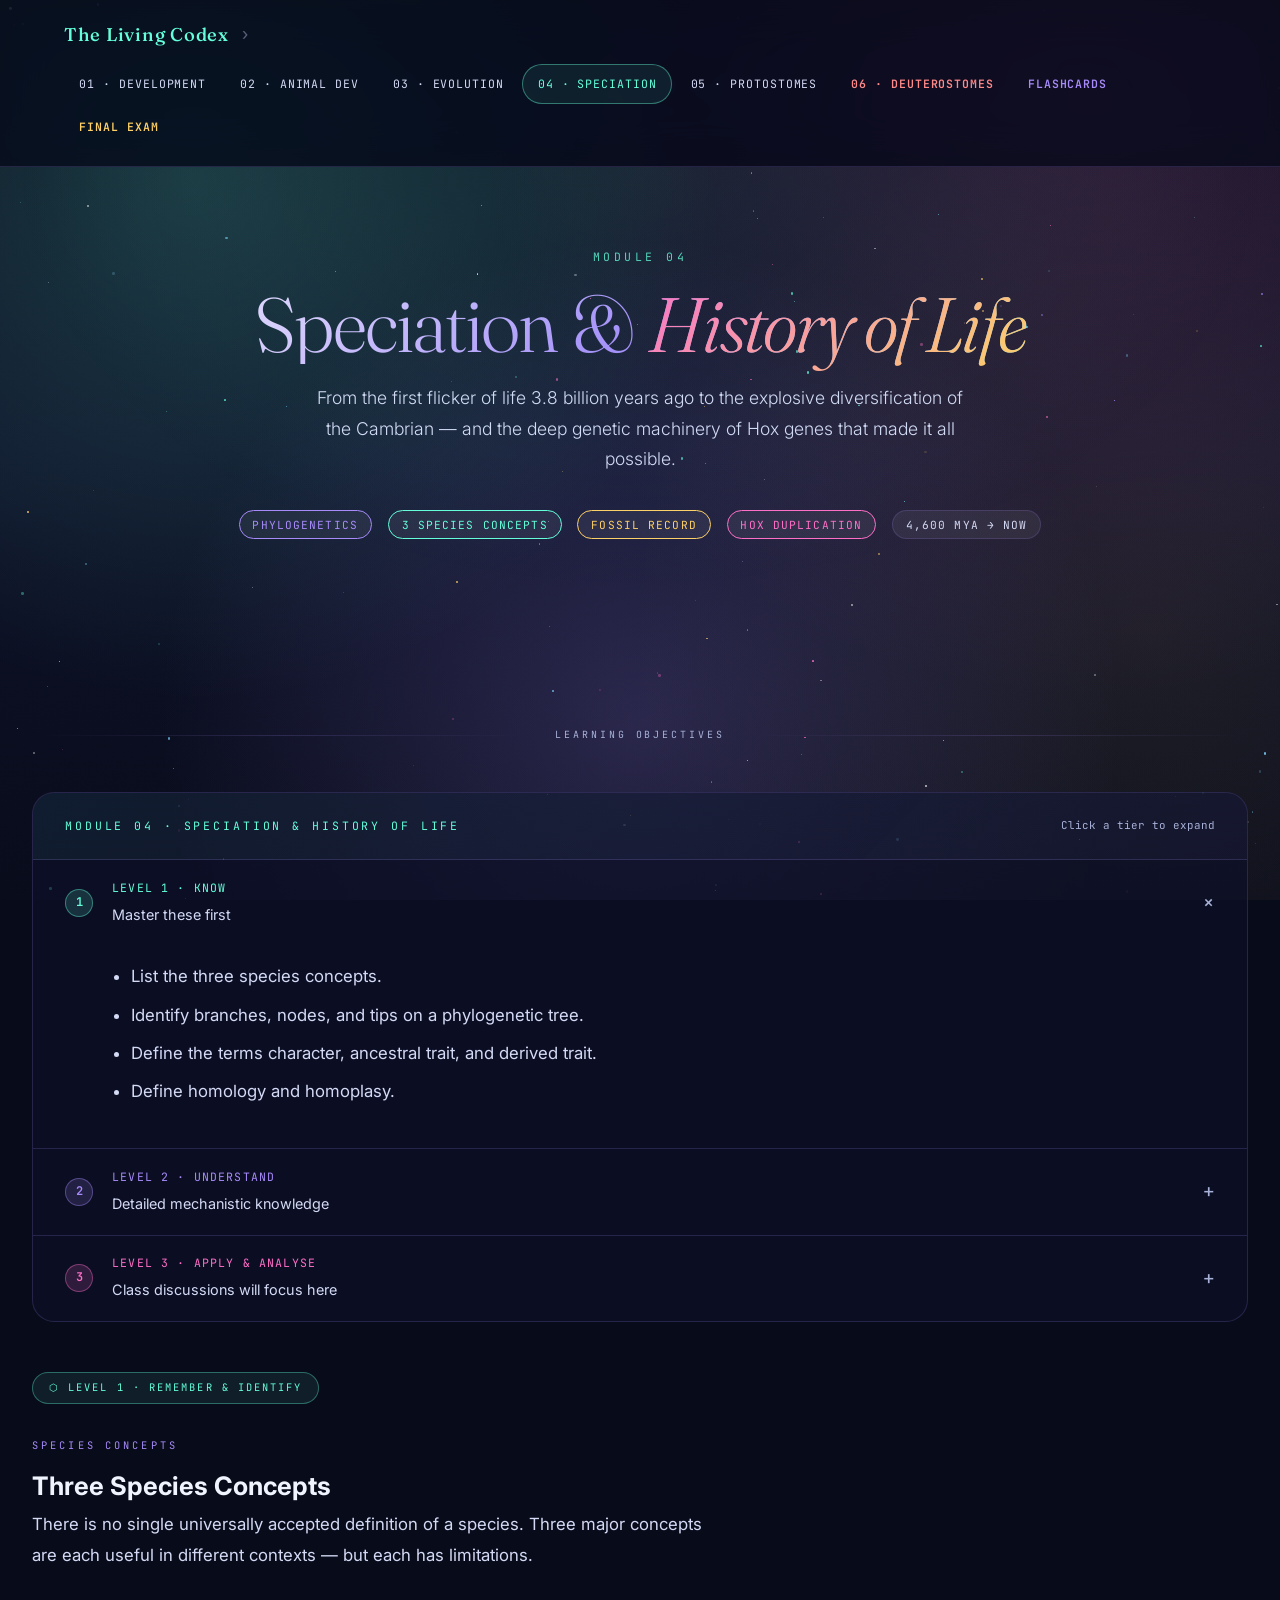
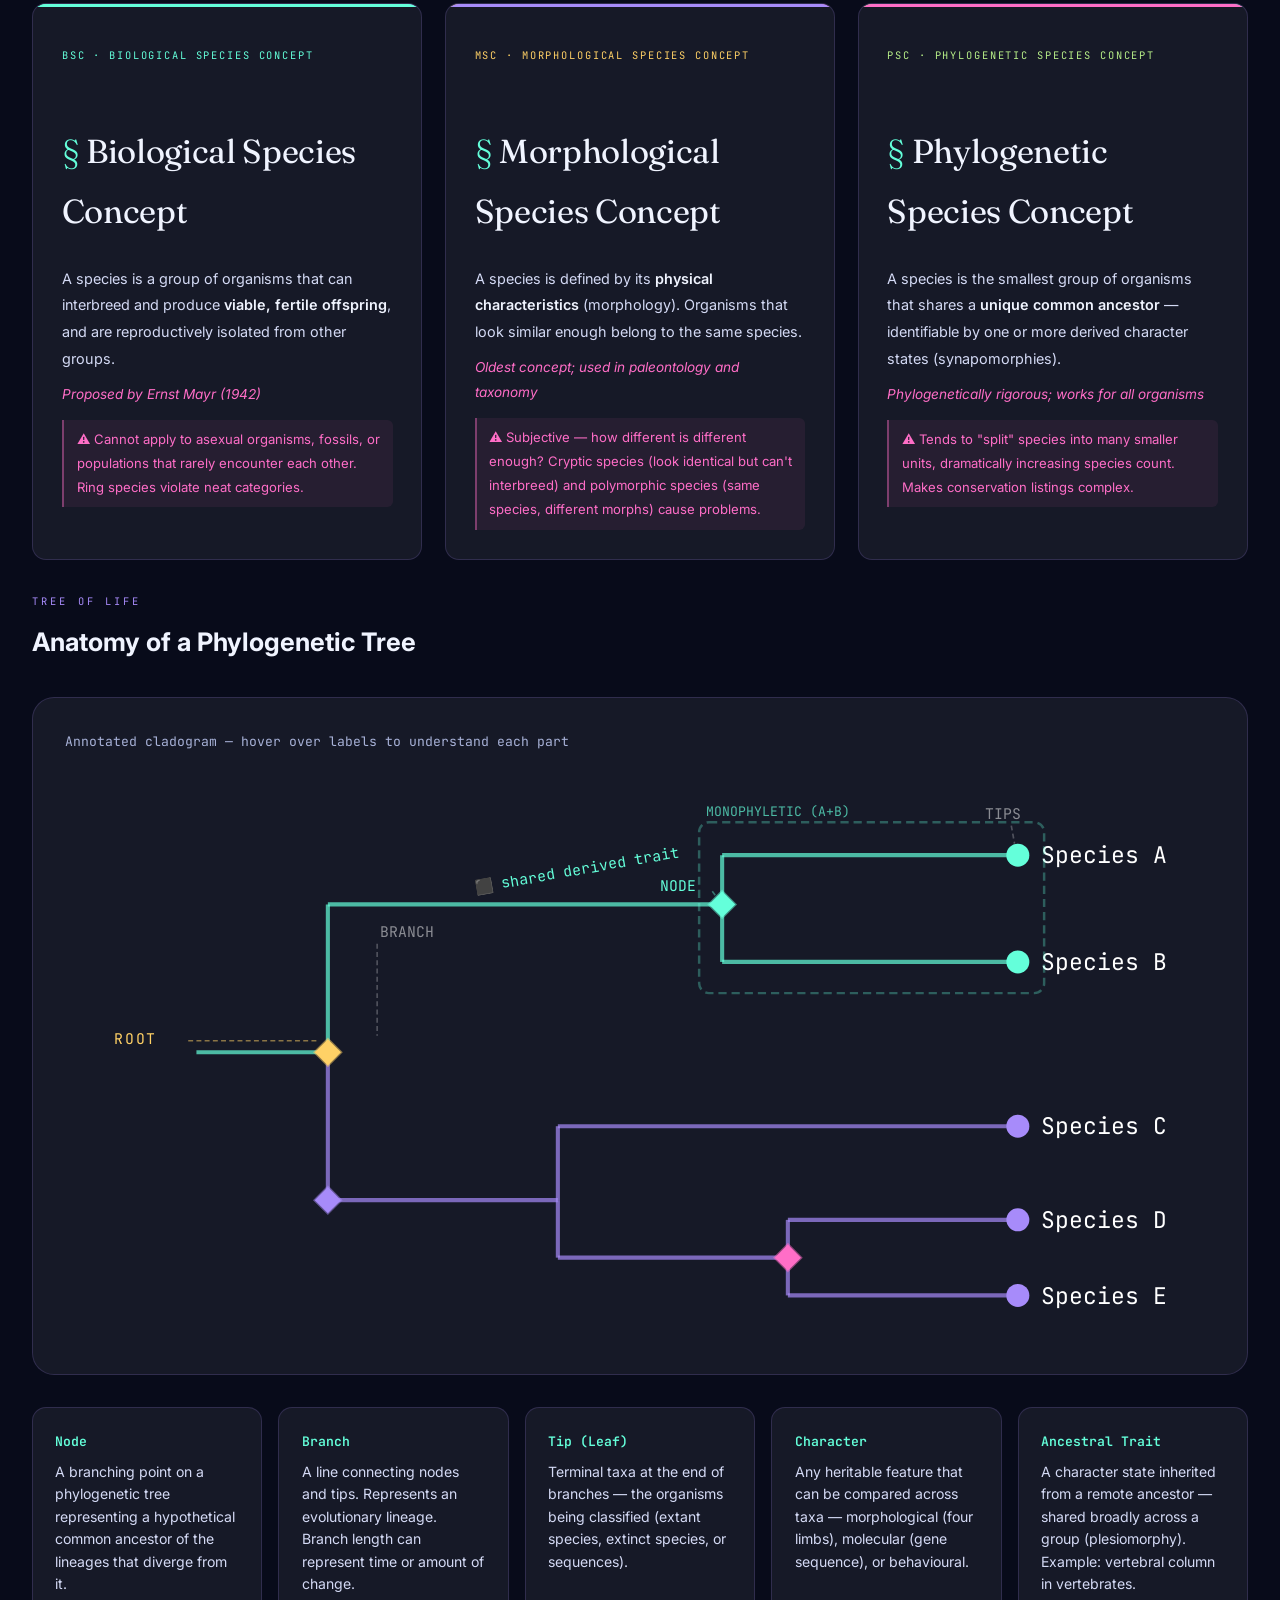
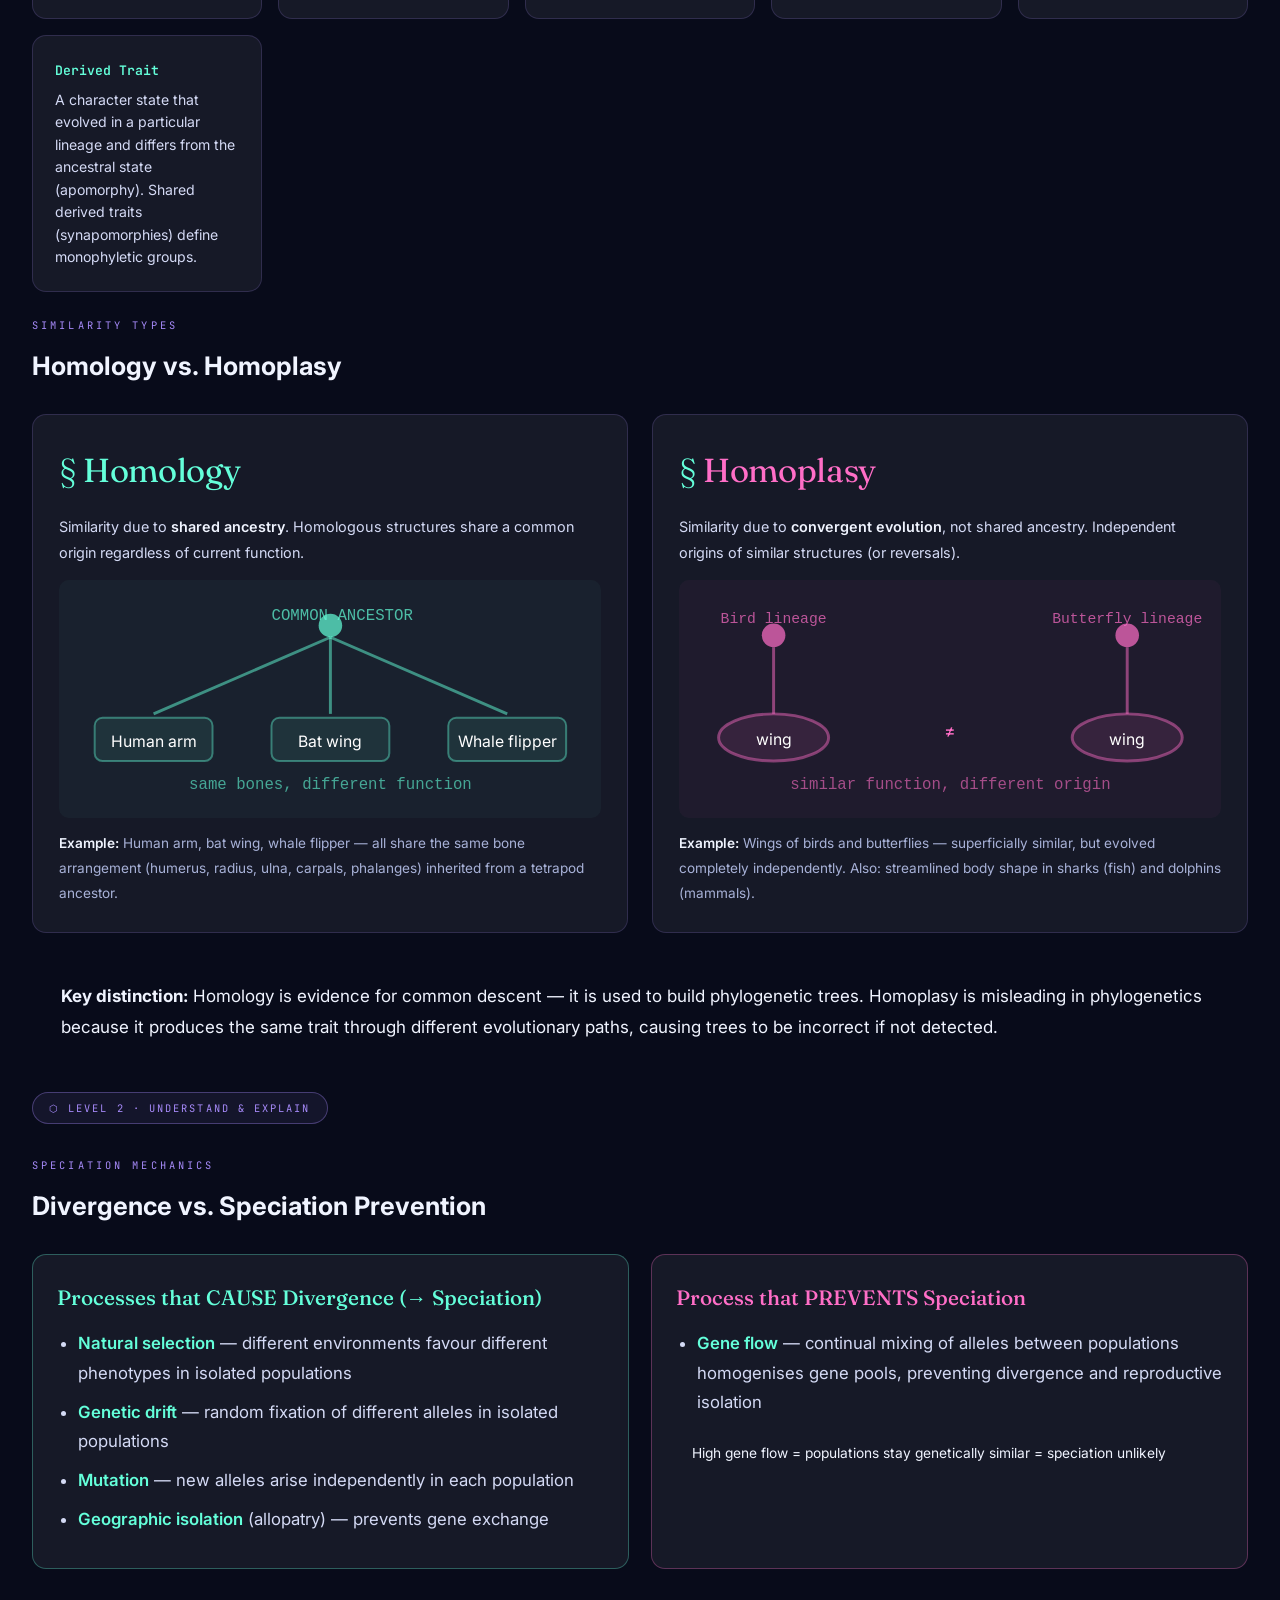
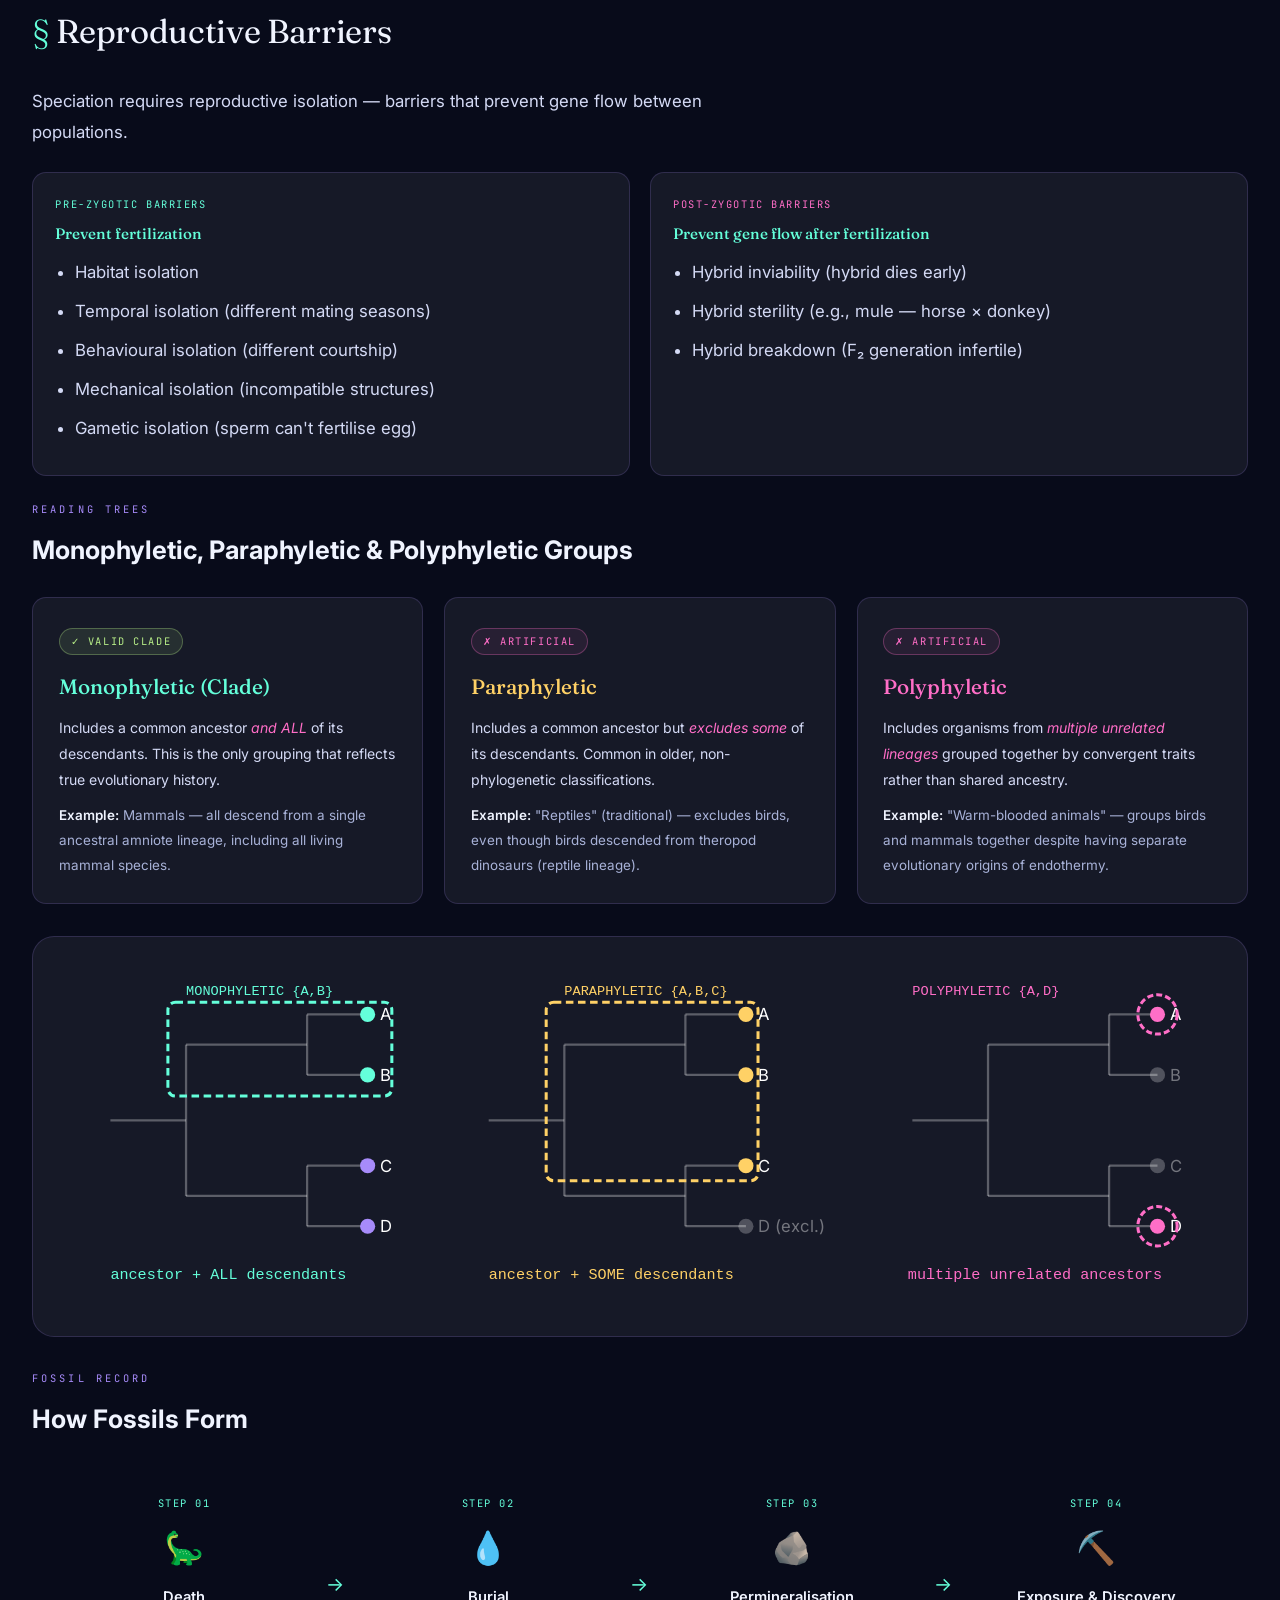
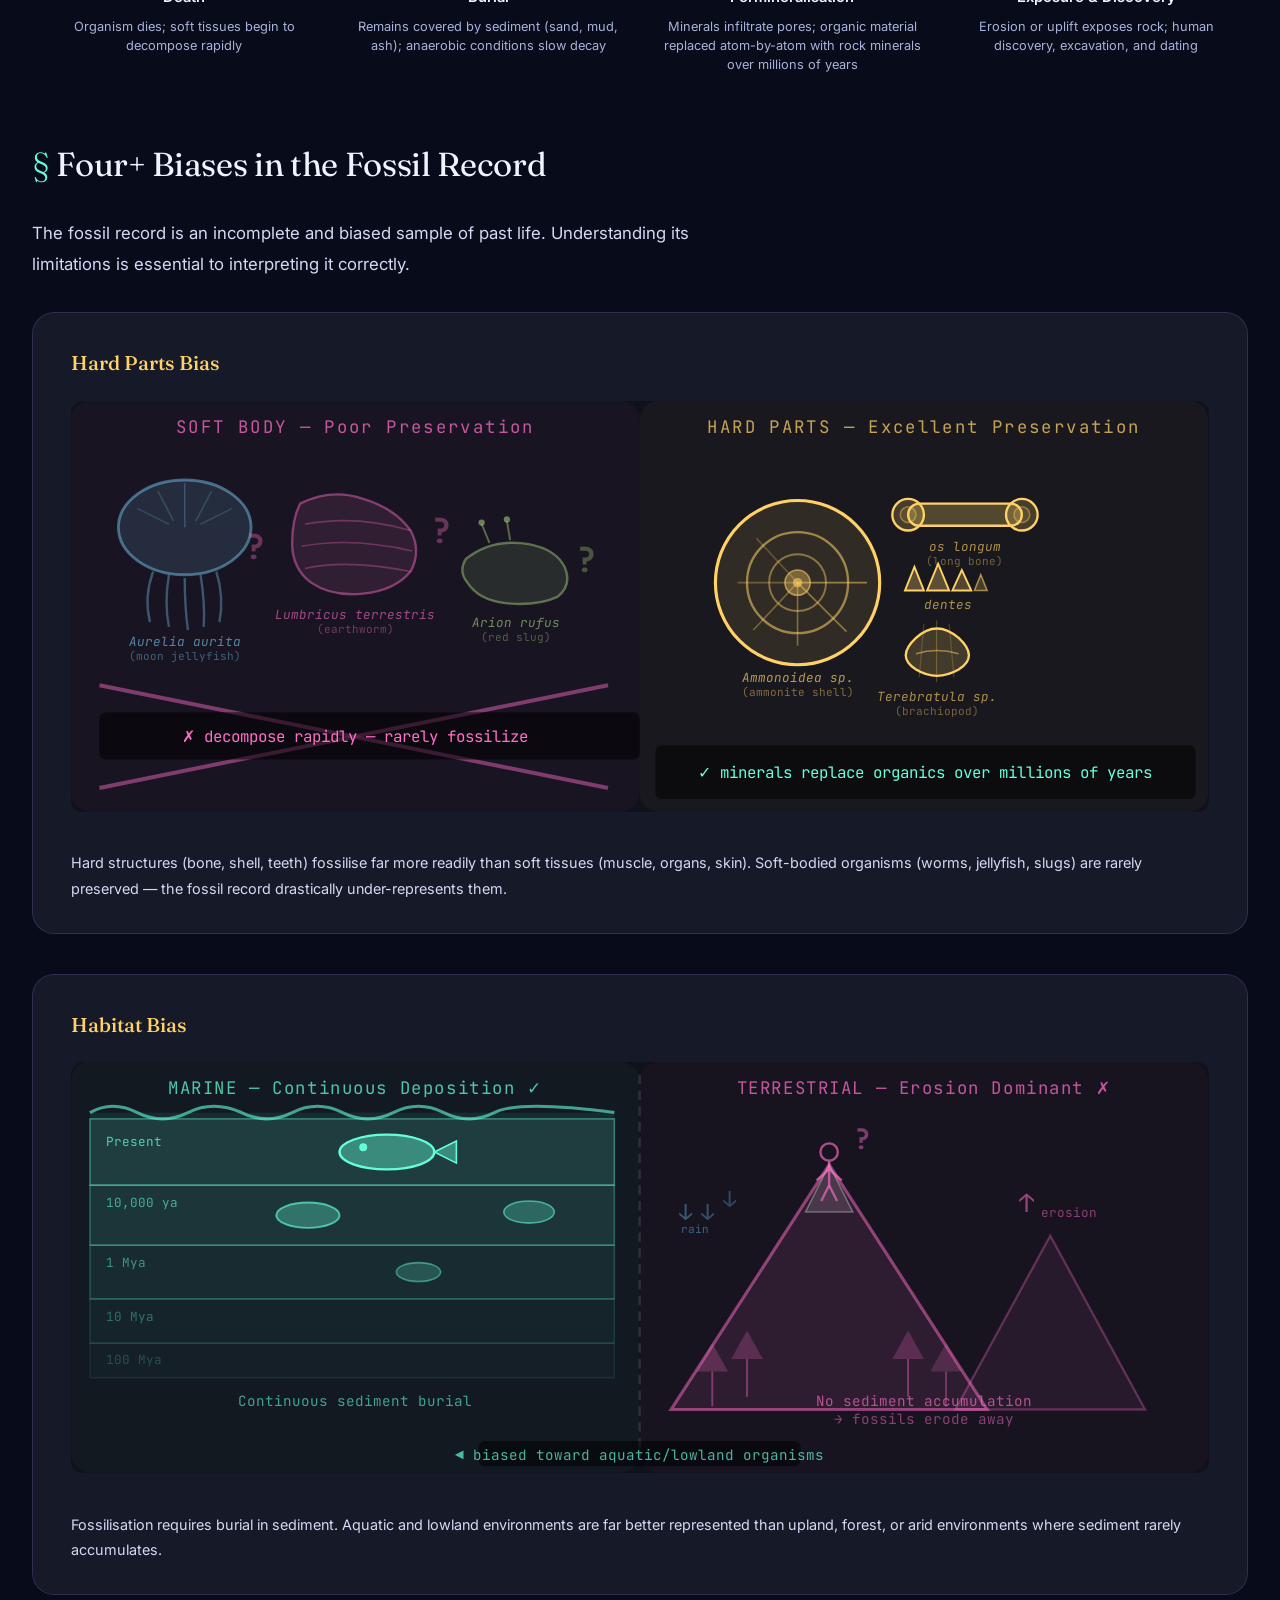
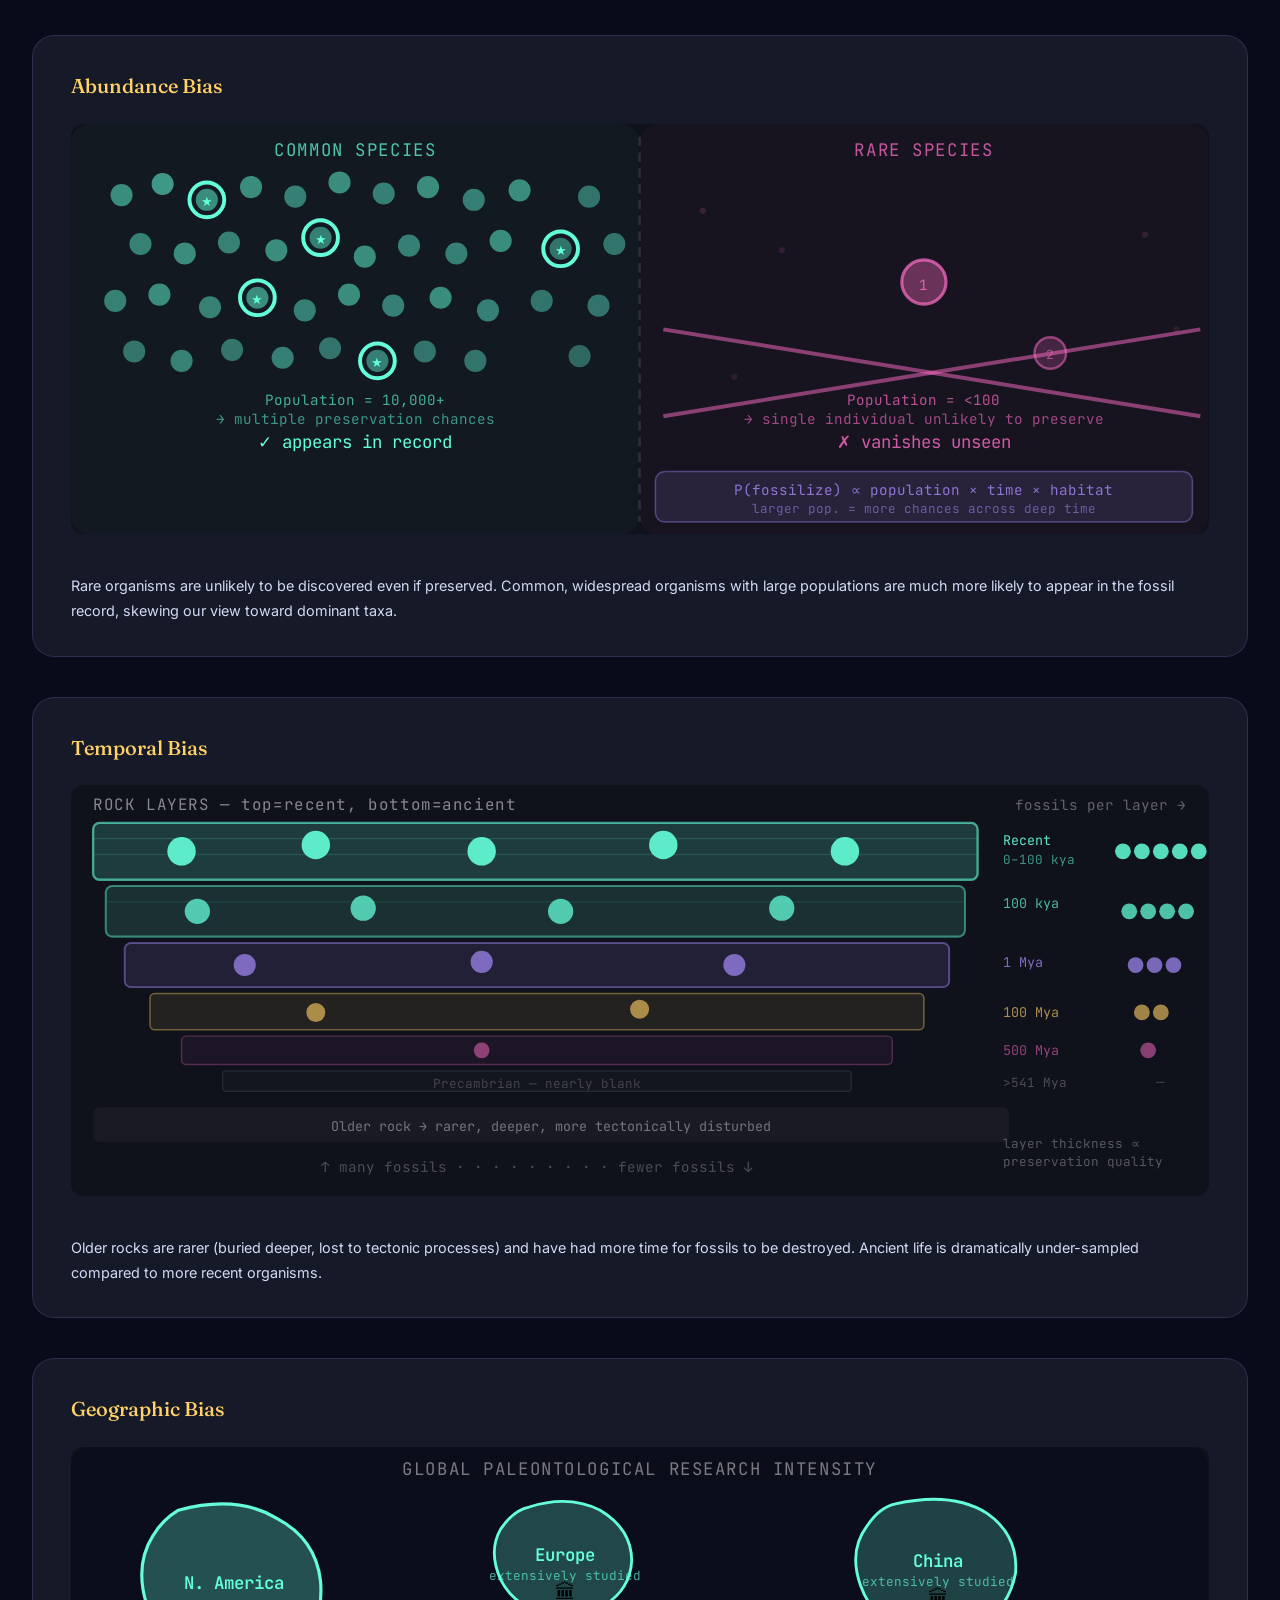
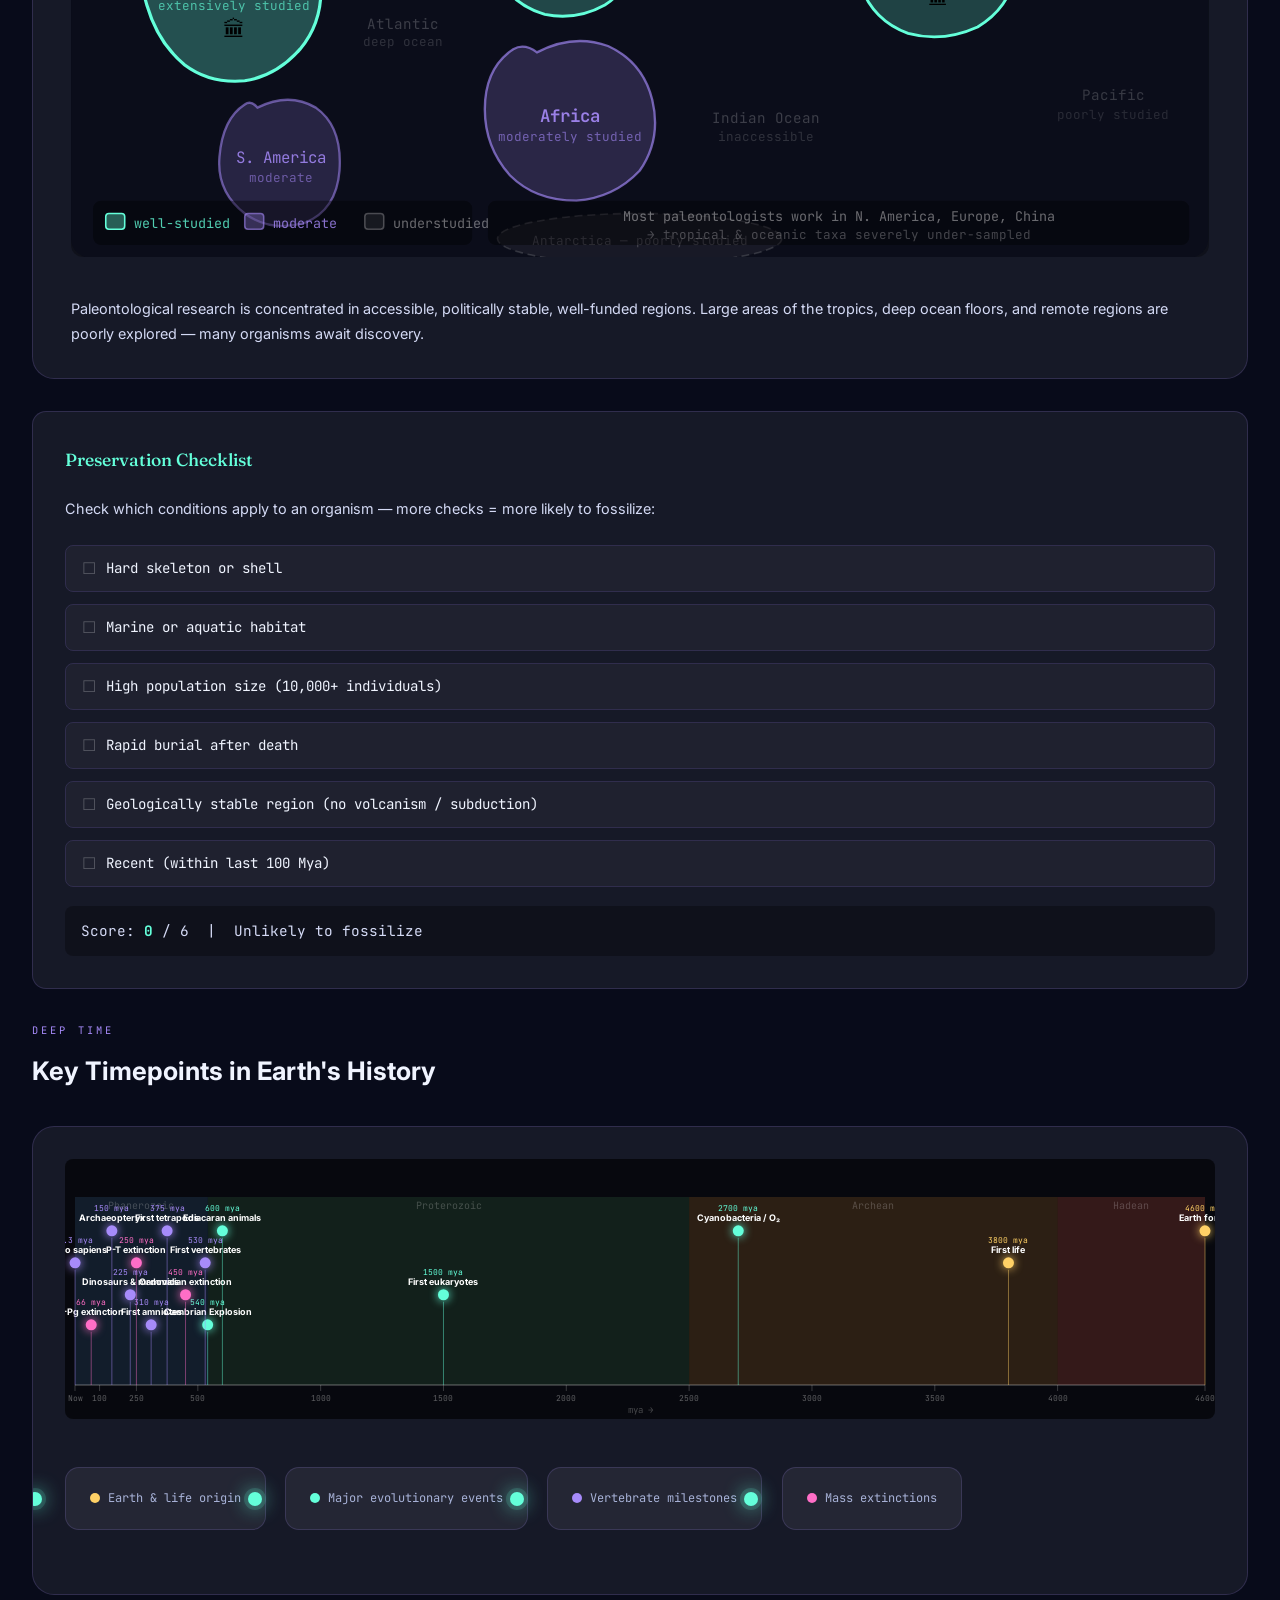
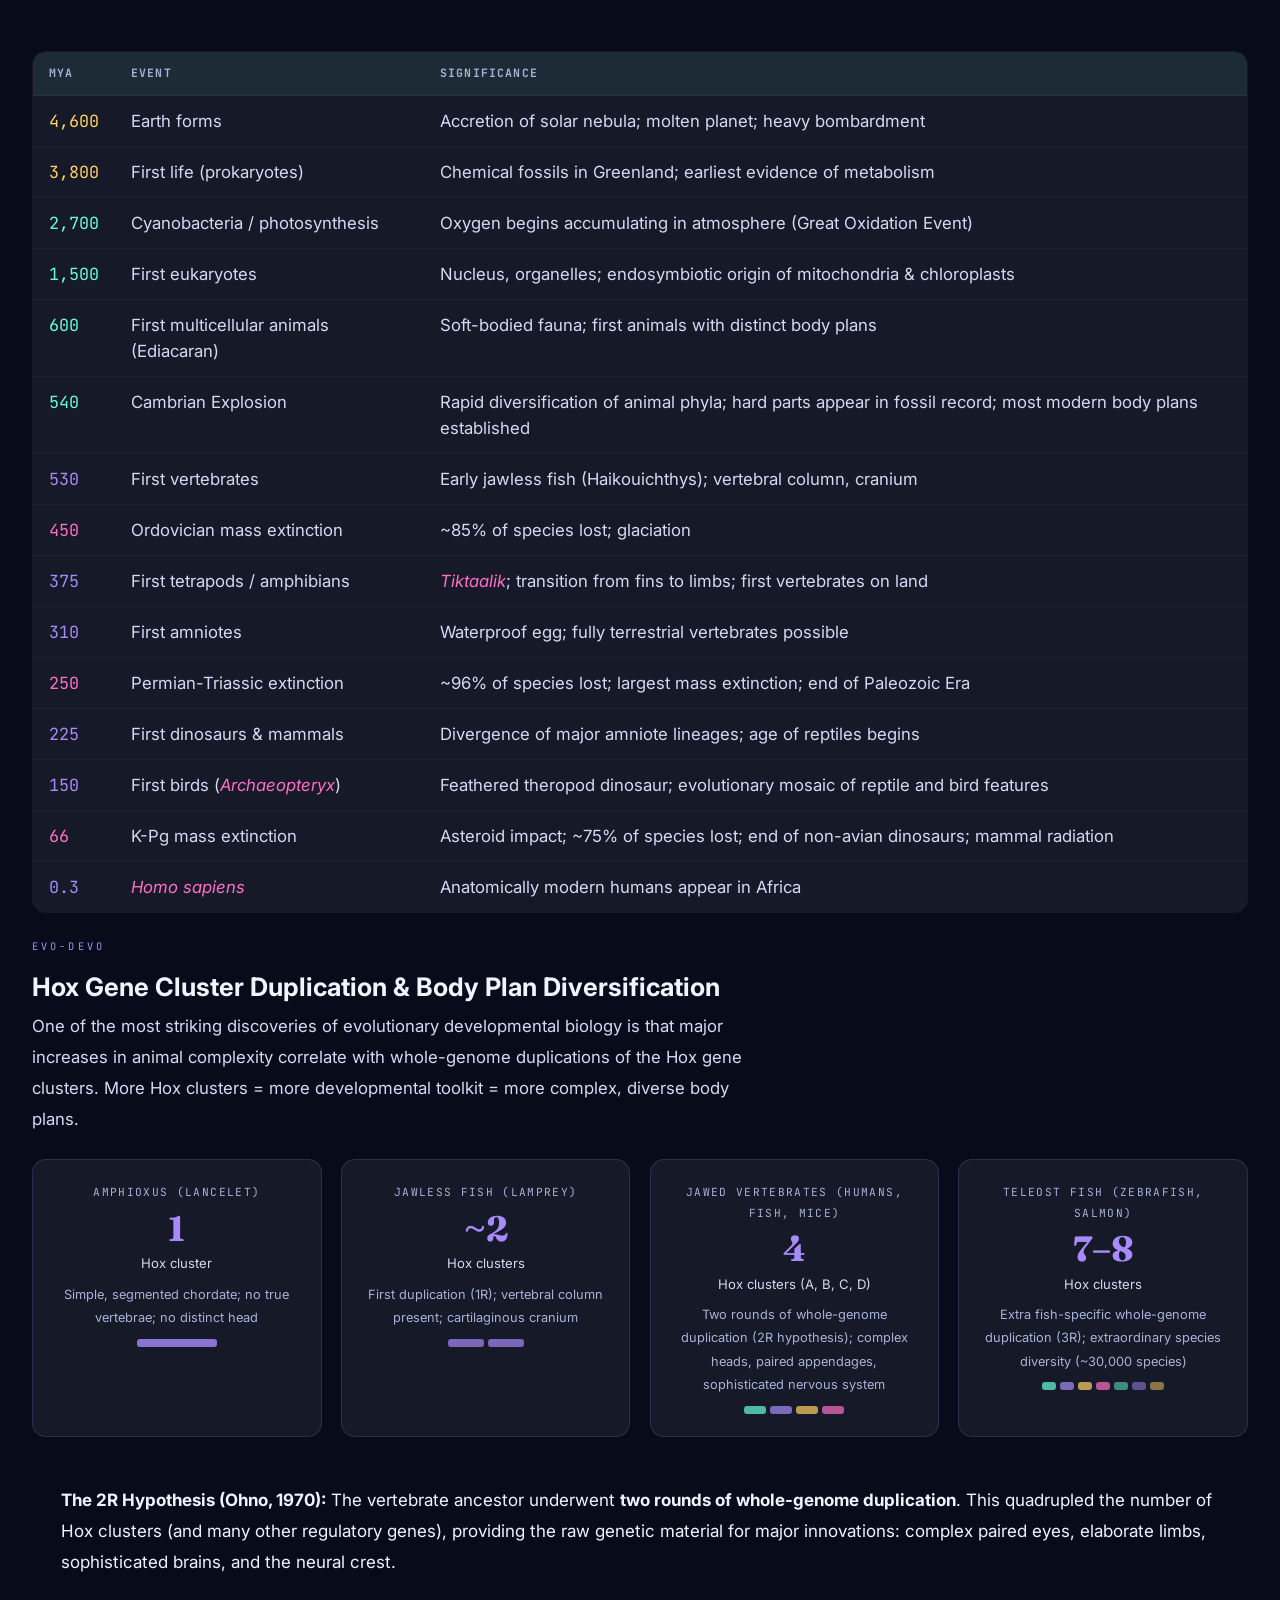
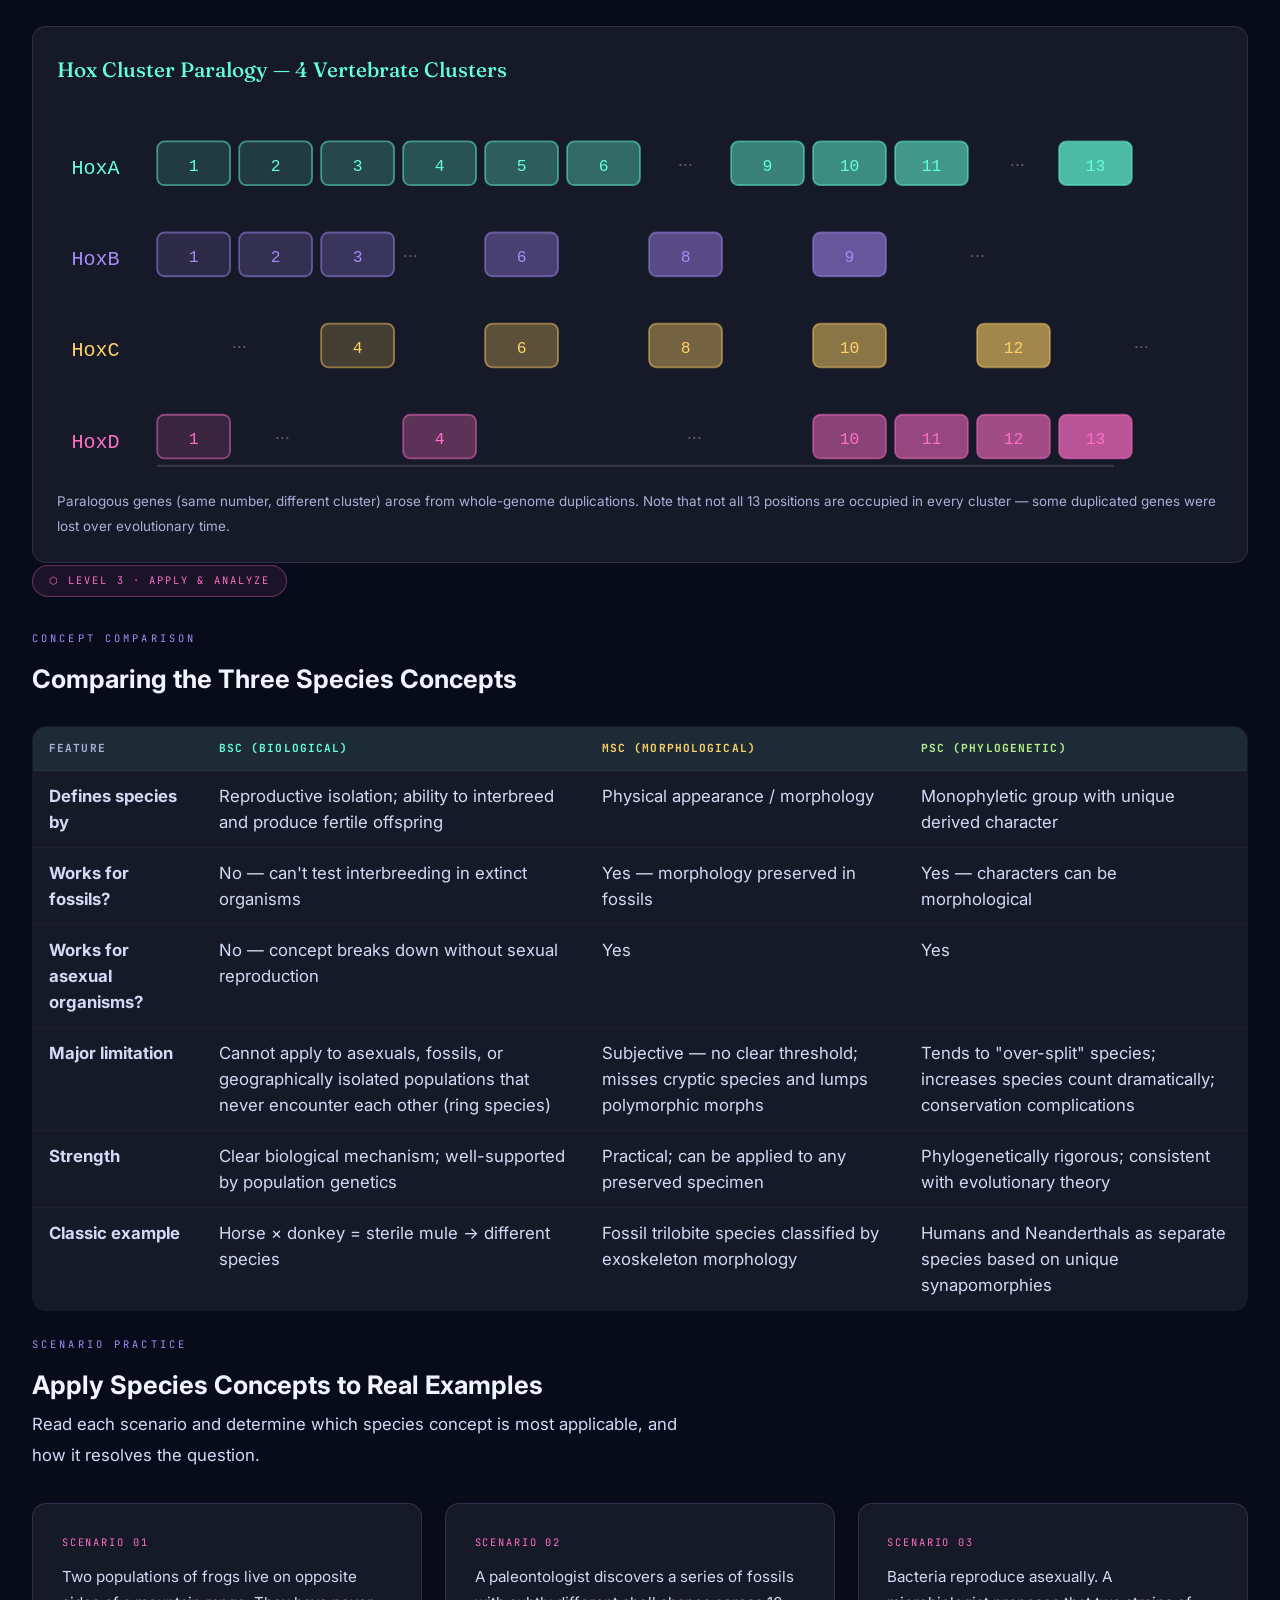
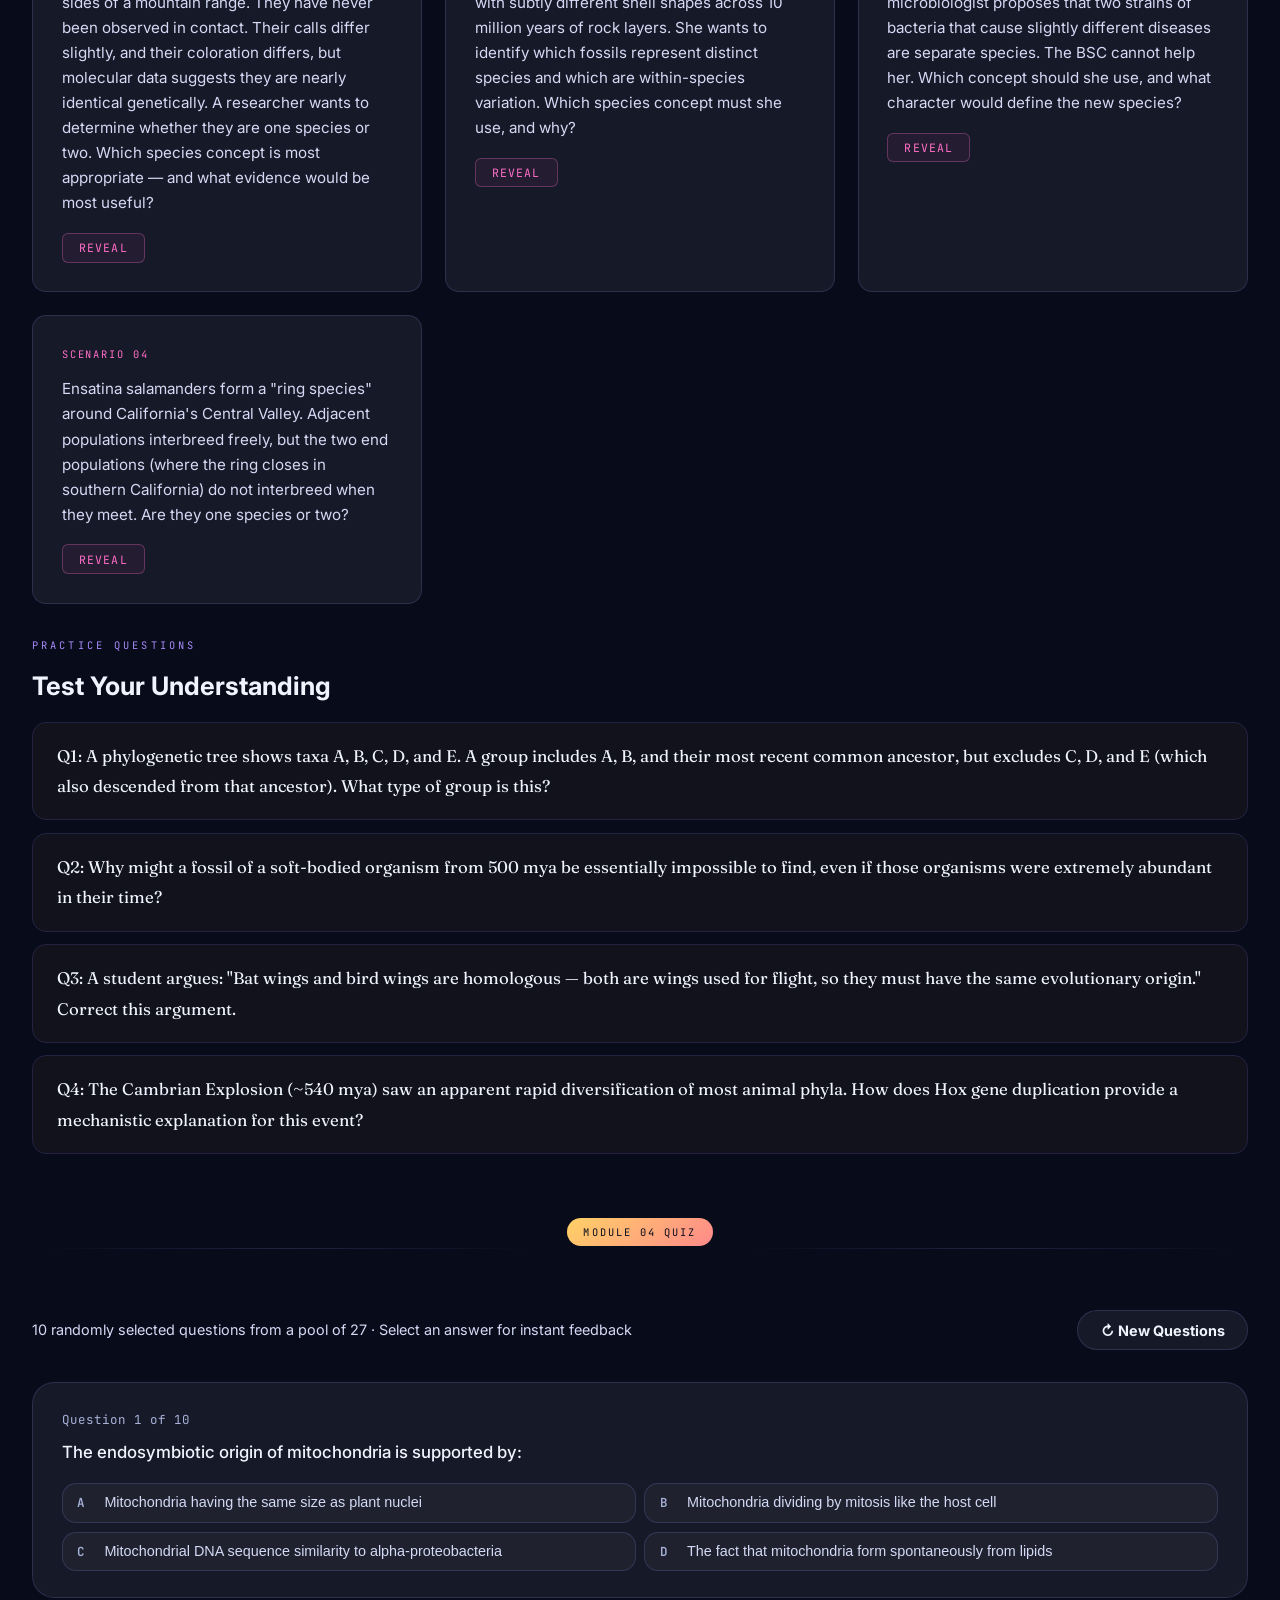
<file: module-04.html>
<!DOCTYPE html>
<html lang="en">
<head>
<meta charset="UTF-8">
<meta name="viewport" content="width=device-width, initial-scale=1.0">
<title>Module 04 · Speciation &amp; History of Life · BIO 212</title>
<link rel="preconnect" href="https://fonts.googleapis.com">
<link rel="preconnect" href="https://fonts.gstatic.com" crossorigin>
<link href="https://fonts.googleapis.com/css2?family=Fraunces:ital,opsz,wght@0,9..144,300..900;1,9..144,300..900&family=Inter:wght@300;400;500;600;700&family=JetBrains+Mono:wght@400;600&display=swap" rel="stylesheet">
<link rel="stylesheet" href="styles.css">
<style>
/* ── Species concept cards ── */
.species-grid {
  display: grid;
  grid-template-columns: repeat(auto-fit, minmax(280px, 1fr));
  gap: 1.4rem;
  margin: 2rem 0;
}
.species-card {
  background: var(--glass);
  border: 1px solid var(--line);
  border-radius: var(--radius-sm);
  padding: 1.8rem;
  position: relative;
  overflow: hidden;
  transition: all 0.35s;
}
.species-card::before {
  content: '';
  position: absolute;
  top: 0; left: 0; right: 0;
  height: 3px;
}
.species-card.bsc::before { background: linear-gradient(90deg, var(--teal), var(--violet)); }
.species-card.msc::before { background: linear-gradient(90deg, var(--gold), var(--rose)); }
.species-card.psc::before { background: linear-gradient(90deg, var(--lime), var(--teal)); }
.species-card:hover { transform: translateY(-4px); box-shadow: 0 20px 60px -15px rgba(103,76,230,0.25); }
.sc-label {
  font-family: var(--mono);
  font-size: 0.65rem;
  letter-spacing: 0.18em;
  text-transform: uppercase;
  margin-bottom: 0.5rem;
  display: block;
}
.species-card.bsc .sc-label { color: var(--teal); }
.species-card.msc .sc-label { color: var(--gold); }
.species-card.psc .sc-label { color: var(--lime); }
.sc-limit {
  font-size: 0.82rem;
  color: var(--rose);
  background: rgba(255,110,199,0.07);
  border-left: 2px solid rgba(255,110,199,0.4);
  padding: 0.5rem 0.8rem;
  border-radius: 0 6px 6px 0;
  margin-top: 0.8rem;
}

/* ── Phylogenetic tree styles ── */
.phylo-container {
  background: var(--glass);
  border: 1px solid var(--line);
  border-radius: var(--radius);
  padding: 2rem;
  margin: 2rem 0;
  overflow: hidden;
}
.phylo-label {
  font-family: var(--mono);
  font-size: 0.82rem;
  color: var(--ink-dim);
  margin-bottom: 1.2rem;
}

/* ── Fossil formation steps ── */
.fossil-steps {
  display: flex;
  gap: 0;
  margin: 2rem 0;
  overflow-x: auto;
}
.fossil-step {
  flex: 1;
  min-width: 140px;
  text-align: center;
  padding: 1.2rem 0.8rem;
  position: relative;
}
.fossil-step + .fossil-step::before {
  content: '→';
  position: absolute;
  left: -10px;
  top: 50%;
  transform: translateY(-50%);
  color: var(--teal);
  font-size: 1.2rem;
}
.fossil-step-num {
  font-family: var(--mono);
  font-size: 0.65rem;
  letter-spacing: 0.15em;
  text-transform: uppercase;
  color: var(--teal);
  margin-bottom: 0.4rem;
}
.fossil-step-name {
  font-size: 0.92rem;
  font-weight: 600;
  margin-bottom: 0.4rem;
}
.fossil-step-desc {
  font-size: 0.8rem;
  color: var(--ink-dim);
  line-height: 1.5;
}

/* ── Bias cards ── */
.bias-grid {
  display: flex;
  flex-direction: column;
  gap: 2.5rem;
  margin: 2rem 0;
}
.bias-card {
  background: var(--glass);
  border: 1px solid var(--line);
  border-radius: var(--radius);
  padding: 2rem 2.4rem;
}
.bias-card h4 {
  margin: 0 0 1.2rem;
  font-size: 1.25rem;
  color: var(--gold);
}
.bias-card p {
  font-size: 0.9rem;
  color: var(--ink-soft);
  margin: 0.8rem 0 0;
  line-height: 1.75;
}

/* ── Geological timeline ── */
.geo-timeline {
  background: var(--glass);
  border: 1px solid var(--line);
  border-radius: var(--radius);
  padding: 2rem;
  margin: 2rem 0;
  overflow: hidden;
}
#canvas-timeline {
  width: 100%;
  height: 260px;
  display: block;
  border-radius: 8px;
  background: rgba(0,0,0,0.25);
}
.timeline-legend {
  display: flex;
  gap: 1.2rem;
  flex-wrap: wrap;
  margin-top: 1rem;
}
.tl-item {
  display: flex;
  align-items: center;
  gap: 0.5rem;
  font-family: var(--mono);
  font-size: 0.75rem;
  color: var(--ink-dim);
}
.tl-dot {
  width: 10px;
  height: 10px;
  border-radius: 50%;
  flex-shrink: 0;
}

/* ── Homology vs homoplasy ── */
.compare-split {
  display: grid;
  grid-template-columns: 1fr 1fr;
  gap: 1.5rem;
  margin: 1.5rem 0;
}
@media (max-width: 640px) { .compare-split { grid-template-columns: 1fr; } }
.compare-col {
  background: var(--glass);
  border: 1px solid var(--line);
  border-radius: var(--radius-sm);
  padding: 1.6rem;
  transition: all 0.3s;
}
.compare-col:hover { border-color: rgba(100,255,218,0.3); }
.compare-col h3 { margin: 0 0 0.8rem; }

/* ── Hox duplication grid ── */
.hox-dup-grid {
  display: grid;
  grid-template-columns: repeat(auto-fit, minmax(200px, 1fr));
  gap: 1.2rem;
  margin: 1.5rem 0;
}
.hox-dup-card {
  background: var(--glass);
  border: 1px solid var(--line);
  border-radius: var(--radius-sm);
  padding: 1.4rem;
  text-align: center;
  transition: all 0.3s;
}
.hox-dup-card:hover { transform: translateY(-4px); border-color: rgba(167,139,250,0.4); }
.hox-organism {
  font-family: var(--mono);
  font-size: 0.7rem;
  letter-spacing: 0.12em;
  text-transform: uppercase;
  color: var(--ink-dim);
  margin-bottom: 0.5rem;
}
.hox-count {
  font-size: 2.2rem;
  font-weight: 700;
  color: var(--violet);
  margin: 0.4rem 0;
}
.hox-clusters {
  font-size: 0.82rem;
  color: var(--ink-soft);
}
.hox-bar-row {
  display: flex;
  gap: 4px;
  justify-content: center;
  margin-top: 0.6rem;
}
.hox-bar-seg {
  height: 8px;
  border-radius: 3px;
  background: var(--violet);
  opacity: 0.7;
}

/* ── Phylo group badges ── */
.group-grid {
  display: grid;
  grid-template-columns: repeat(auto-fit, minmax(260px, 1fr));
  gap: 1.3rem;
  margin: 1.5rem 0;
}
.group-card {
  background: var(--glass);
  border: 1px solid var(--line);
  border-radius: var(--radius-sm);
  padding: 1.6rem;
}
.group-card h4 { margin: 0 0 0.6rem; }
.group-valid {
  display: inline-block;
  font-family: var(--mono);
  font-size: 0.65rem;
  letter-spacing: 0.15em;
  text-transform: uppercase;
  padding: 0.2rem 0.7rem;
  border-radius: 999px;
  margin-bottom: 0.8rem;
}
.group-valid.yes { background: rgba(184,240,137,0.1); color: var(--lime); border: 1px solid rgba(184,240,137,0.3); }
.group-valid.no  { background: rgba(255,110,199,0.08); color: var(--rose); border: 1px solid rgba(255,110,199,0.3); }

/* ── Scenario cards (reuse from M03 concept) ── */
.scenario-grid {
  display: grid;
  grid-template-columns: repeat(auto-fit, minmax(300px, 1fr));
  gap: 1.4rem;
  margin: 2rem 0;
}
.scenario-card {
  background: var(--glass);
  border: 1px solid var(--line);
  border-radius: var(--radius-sm);
  padding: 1.8rem;
  transition: all 0.3s;
}
.scenario-card:hover { border-color: rgba(255,110,199,0.35); }
.scenario-tag {
  font-family: var(--mono);
  font-size: 0.65rem;
  letter-spacing: 0.18em;
  text-transform: uppercase;
  color: var(--rose);
  margin-bottom: 0.8rem;
  display: block;
}
.scenario-q { font-size: 0.95rem; line-height: 1.65; margin-bottom: 1rem; color: var(--ink-soft); }
.scenario-reveal {
  font-family: var(--mono); font-size: 0.72rem; letter-spacing: 0.1em; text-transform: uppercase;
  color: var(--rose); background: rgba(255,110,199,0.06); border: 1px solid rgba(255,110,199,0.3);
  border-radius: 6px; padding: 0.4rem 1rem; cursor: pointer; transition: all 0.2s;
}
.scenario-reveal:hover { background: rgba(255,110,199,0.14); }
.scenario-ans { margin-top: 0.8rem; padding: 0.8rem 1rem; background: rgba(255,110,199,0.06); border-radius: 6px; font-size: 0.88rem; line-height: 1.65; display: none; }
.scenario-ans.open { display: block; }

/* ── Vocab grid ── */
.vocab-grid {
  display: grid;
  grid-template-columns: repeat(auto-fit, minmax(220px, 1fr));
  gap: 1rem;
  margin: 1.5rem 0;
}
.vocab-card {
  background: var(--glass);
  border: 1px solid var(--line);
  border-radius: var(--radius-sm);
  padding: 1.4rem;
}
.vocab-term { font-family: var(--mono); font-size: 0.82rem; color: var(--teal); margin-bottom: 0.4rem; font-weight: 600; }
.vocab-def { font-size: 0.88rem; line-height: 1.6; color: var(--ink-soft); }

/* ── Char table ── */
.char-table { width:100%; border-collapse:collapse; font-size:0.9rem; margin:1.5rem 0; }
.char-table th { font-family:var(--mono); font-size:0.72rem; letter-spacing:0.1em; text-transform:uppercase; color:var(--ink-dim); text-align:left; padding:0.7rem 1rem; border-bottom:1px solid var(--line); }
.char-table td { padding:0.75rem 1rem; border-bottom:1px solid rgba(255,255,255,0.04); vertical-align:top; line-height:1.55; }
.char-table tr:last-child td { border-bottom:none; }

/* ── Species comparison table ── */
.sc-compare-table { width:100%; border-collapse:collapse; font-size:0.88rem; margin:1.5rem 0; }
.sc-compare-table th { font-family:var(--mono); font-size:0.7rem; letter-spacing:0.1em; text-transform:uppercase; color:var(--ink-dim); text-align:left; padding:0.7rem 1rem; border-bottom:1px solid var(--line); }
.sc-compare-table td { padding:0.75rem 1rem; border-bottom:1px solid rgba(255,255,255,0.04); vertical-align:top; line-height:1.55; }
.sc-compare-table tr:last-child td { border-bottom:none; }
.sc-compare-table tr:hover td { background:rgba(255,255,255,0.02); }

/* ── Speciation barriers ── */
.barrier-grid {
  display: grid;
  grid-template-columns: repeat(auto-fit, minmax(240px, 1fr));
  gap: 1.2rem;
  margin: 1.5rem 0;
}
.barrier-card {
  background: var(--glass);
  border: 1px solid var(--line);
  border-radius: var(--radius-sm);
  padding: 1.4rem;
}
.barrier-type {
  font-family: var(--mono);
  font-size: 0.65rem;
  letter-spacing: 0.15em;
  text-transform: uppercase;
  margin-bottom: 0.4rem;
  display: block;
}
.barrier-card.pre .barrier-type { color: var(--teal); }
.barrier-card.post .barrier-type { color: var(--rose); }
</style>
</head>
<body>

<div class="progress-bar" id="progress-bar"></div>
<div class="aurora"></div>
<div class="grain"></div>
<div id="stars" style="position:fixed;inset:0;z-index:-2;overflow:hidden;pointer-events:none;"></div>

<!-- ══════ NAV ══════ -->
<nav class="module-nav">
  <div style="max-width:1280px;margin:0 auto;padding:0.6rem 2rem;display:flex;align-items:center;gap:0.8rem;flex-wrap:wrap;">
    <a href="index.html" class="home-link">The Living Codex</a>
    <span style="color:var(--ink-dim);opacity:0.5;">›</span>
    <div class="nav-links">
      <a href="module-01.html">01 · Development</a>
      <a href="module-02.html">02 · Animal Dev</a>
      <a href="module-03.html">03 · Evolution</a>
      <a href="module-04.html" class="active">04 · Speciation</a>
      <a href="module-05.html">05 · Protostomes</a>
      <a href="module-06.html" style="color:var(--coral);font-weight:600;">06 · Deuterostomes</a>
      <a href="flashcards.html" style="color:var(--violet);font-weight:600;">Flashcards</a>
      <a href="exam.html" style="color:var(--gold);font-weight:600;">Final Exam</a>
    </div>
  </div>
</nav>

<!-- ══════ HERO ══════ -->
<header class="page-hero">
  <div class="module-eyebrow">Module 04</div>
  <h1>Speciation &amp; <em>History of Life</em></h1>
  <p class="page-desc">From the first flicker of life 3.8 billion years ago to the explosive diversification of the Cambrian — and the deep genetic machinery of Hox genes that made it all possible.</p>
  <div class="hero-tags">
    <span class="pill violet">Phylogenetics</span>
    <span class="pill teal">3 Species Concepts</span>
    <span class="pill gold">Fossil Record</span>
    <span class="pill rose">Hox Duplication</span>
    <span class="pill">4,600 mya → Now</span>
  </div>
</header>

<main class="container">

  <!-- ══════ LEARNING GOALS ══════ -->
  <section class="reveal">
    <div class="divider">Learning Objectives</div>
    <div class="learning-goals">
      <div class="lg-header">
        <span class="lg-header-title">Module 04 · Speciation &amp; History of Life</span>
        <span style="font-family:var(--mono);font-size:0.68rem;color:var(--ink-dim);margin-left:auto;">Click a tier to expand</span>
      </div>

      <div class="lg-tier tier-1">
        <div class="lg-tier-header">
          <div class="lg-tier-badge">1</div>
          <div><div class="lg-tier-label">Level 1 · Know</div><div style="font-size:var(--text-sm);color:var(--ink-soft);margin-top:0.2rem;">Master these first</div></div>
          <div class="lg-tier-toggle">+</div>
        </div>
        <div class="lg-tier-body">
          <div class="lg-tier-content"><ul>
            <li>List the three species concepts.</li>
            <li>Identify branches, nodes, and tips on a phylogenetic tree.</li>
            <li>Define the terms character, ancestral trait, and derived trait.</li>
            <li>Define homology and homoplasy.</li>
          </ul></div>
        </div>
      </div>

      <div class="lg-tier tier-2">
        <div class="lg-tier-header">
          <div class="lg-tier-badge">2</div>
          <div><div class="lg-tier-label">Level 2 · Understand</div><div style="font-size:var(--text-sm);color:var(--ink-soft);margin-top:0.2rem;">Detailed mechanistic knowledge</div></div>
          <div class="lg-tier-toggle">+</div>
        </div>
        <div class="lg-tier-body">
          <div class="lg-tier-content"><ul>
            <li>Identify which processes cause divergence and which prevent speciation.</li>
            <li>Interpret phylogenetic trees: monophyletic, polyphyletic, and paraphyletic groups.</li>
            <li>Describe how fossils form.</li>
            <li>Describe four or more biases in the fossil record.</li>
            <li>Identify key timepoints in the history of life (in mya).</li>
            <li>Identify examples of homology and homoplasy.</li>
            <li>Use Hox gene duplication data to support an argument for body plan diversification.</li>
            <li>Describe the evidence for Hox cluster duplication in the vertebrate lineage.</li>
          </ul></div>
        </div>
      </div>

      <div class="lg-tier tier-3">
        <div class="lg-tier-header">
          <div class="lg-tier-badge">3</div>
          <div><div class="lg-tier-label">Level 3 · Apply &amp; Analyse</div><div style="font-size:var(--text-sm);color:var(--ink-soft);margin-top:0.2rem;">Class discussions will focus here</div></div>
          <div class="lg-tier-toggle">+</div>
        </div>
        <div class="lg-tier-body">
          <div class="lg-tier-content"><ul>
            <li>Compare the three species concepts.</li>
            <li>Apply species concepts to real-world examples.</li>
          </ul></div>
        </div>
      </div>

    </div>
  </section>

  <!-- ══════════════════════════════════════════
       LEVEL 1 — REMEMBER & IDENTIFY
  ══════════════════════════════════════════ -->
  <div class="level-badge l1 reveal">⬡ Level 1 · Remember &amp; Identify</div>

  <!-- ── 3 Species Concepts ── -->
  <section class="reveal">
    <div class="section-label">Species Concepts</div>
    <h2>Three Species Concepts</h2>
    <p style="color:var(--ink-soft);max-width:680px;">There is no single universally accepted definition of a species. Three major concepts are each useful in different contexts — but each has limitations.</p>

    <div class="species-grid">
      <div class="species-card bsc reveal reveal-item delay-1">
        <span class="sc-label">BSC · Biological Species Concept</span>
        <h3>Biological Species Concept</h3>
        <p style="font-size:0.9rem;color:var(--ink-soft);margin:0 0 0.6rem;">A species is a group of organisms that can interbreed and produce <strong>viable, fertile offspring</strong>, and are reproductively isolated from other groups.</p>
        <p style="font-size:0.85rem;color:var(--ink-dim);margin:0 0 0.5rem;"><em>Proposed by Ernst Mayr (1942)</em></p>
        <div class="sc-limit">⚠ Cannot apply to asexual organisms, fossils, or populations that rarely encounter each other. Ring species violate neat categories.</div>
      </div>

      <div class="species-card msc reveal reveal-item delay-2">
        <span class="sc-label">MSC · Morphological Species Concept</span>
        <h3>Morphological Species Concept</h3>
        <p style="font-size:0.9rem;color:var(--ink-soft);margin:0 0 0.6rem;">A species is defined by its <strong>physical characteristics</strong> (morphology). Organisms that look similar enough belong to the same species.</p>
        <p style="font-size:0.85rem;color:var(--ink-dim);margin:0 0 0.5rem;"><em>Oldest concept; used in paleontology and taxonomy</em></p>
        <div class="sc-limit">⚠ Subjective — how different is different enough? Cryptic species (look identical but can't interbreed) and polymorphic species (same species, different morphs) cause problems.</div>
      </div>

      <div class="species-card psc reveal reveal-item delay-3">
        <span class="sc-label">PSC · Phylogenetic Species Concept</span>
        <h3>Phylogenetic Species Concept</h3>
        <p style="font-size:0.9rem;color:var(--ink-soft);margin:0 0 0.6rem;">A species is the smallest group of organisms that shares a <strong>unique common ancestor</strong> — identifiable by one or more derived character states (synapomorphies).</p>
        <p style="font-size:0.85rem;color:var(--ink-dim);margin:0 0 0.5rem;"><em>Phylogenetically rigorous; works for all organisms</em></p>
        <div class="sc-limit">⚠ Tends to "split" species into many smaller units, dramatically increasing species count. Makes conservation listings complex.</div>
      </div>
    </div>
  </section>

  <!-- ── Phylogenetic Tree Anatomy ── -->
  <section class="reveal">
    <div class="section-label">Tree of Life</div>
    <h2>Anatomy of a Phylogenetic Tree</h2>

    <div class="phylo-container reveal">
      <p class="phylo-label">Annotated cladogram — hover over labels to understand each part</p>
      <svg viewBox="0 0 700 340" width="100%" xmlns="http://www.w3.org/2000/svg" style="font-family:'JetBrains Mono',monospace;">
        <defs>
          <marker id="arr-w" markerWidth="6" markerHeight="6" refX="3" refY="3" orient="auto">
            <path d="M0,0 L6,3 L0,6 Z" fill="rgba(255,255,255,0.6)"/>
          </marker>
        </defs>

        <!-- Root vertical line -->
        <line x1="80" y1="170" x2="160" y2="170" stroke="rgba(100,255,218,0.7)" stroke-width="2.5"/>

        <!-- Branch 1 up (ancestor of A,B) -->
        <line x1="160" y1="170" x2="160" y2="80" stroke="rgba(100,255,218,0.7)" stroke-width="2.5"/>
        <line x1="160" y1="80" x2="400" y2="80" stroke="rgba(100,255,218,0.7)" stroke-width="2.5"/>

        <!-- Branch split A and B -->
        <line x1="400" y1="80" x2="400" y2="50" stroke="rgba(100,255,218,0.7)" stroke-width="2.5"/>
        <line x1="400" y1="80" x2="400" y2="115" stroke="rgba(100,255,218,0.7)" stroke-width="2.5"/>
        <line x1="400" y1="50" x2="580" y2="50" stroke="rgba(100,255,218,0.7)" stroke-width="2.5"/>
        <line x1="400" y1="115" x2="580" y2="115" stroke="rgba(100,255,218,0.7)" stroke-width="2.5"/>

        <!-- Branch 2 down (ancestor of C,D,E) -->
        <line x1="160" y1="170" x2="160" y2="260" stroke="rgba(167,139,250,0.7)" stroke-width="2.5"/>
        <line x1="160" y1="260" x2="300" y2="260" stroke="rgba(167,139,250,0.7)" stroke-width="2.5"/>

        <!-- C alone -->
        <line x1="300" y1="260" x2="300" y2="215" stroke="rgba(167,139,250,0.7)" stroke-width="2.5"/>
        <line x1="300" y1="215" x2="580" y2="215" stroke="rgba(167,139,250,0.7)" stroke-width="2.5"/>

        <!-- D, E split -->
        <line x1="300" y1="260" x2="300" y2="295" stroke="rgba(167,139,250,0.7)" stroke-width="2.5"/>
        <line x1="300" y1="295" x2="440" y2="295" stroke="rgba(167,139,250,0.7)" stroke-width="2.5"/>
        <line x1="440" y1="295" x2="440" y2="272" stroke="rgba(167,139,250,0.7)" stroke-width="2.5"/>
        <line x1="440" y1="295" x2="440" y2="318" stroke="rgba(167,139,250,0.7)" stroke-width="2.5"/>
        <line x1="440" y1="272" x2="580" y2="272" stroke="rgba(167,139,250,0.7)" stroke-width="2.5"/>
        <line x1="440" y1="318" x2="580" y2="318" stroke="rgba(167,139,250,0.7)" stroke-width="2.5"/>

        <!-- Tips (circles) -->
        <circle cx="580" cy="50" r="7" fill="var(--teal)"/>
        <circle cx="580" cy="115" r="7" fill="var(--teal)"/>
        <circle cx="580" cy="215" r="7" fill="var(--violet)"/>
        <circle cx="580" cy="272" r="7" fill="var(--violet)"/>
        <circle cx="580" cy="318" r="7" fill="var(--violet)"/>

        <!-- Tip labels -->
        <text x="594" y="55" font-size="14" fill="white">Species A</text>
        <text x="594" y="120" font-size="14" fill="white">Species B</text>
        <text x="594" y="220" font-size="14" fill="white">Species C</text>
        <text x="594" y="277" font-size="14" fill="white">Species D</text>
        <text x="594" y="323" font-size="14" fill="white">Species E</text>

        <!-- Nodes (diamonds) -->
        <!-- Root node -->
        <polygon points="160,162 168,170 160,178 152,170" fill="var(--gold)" stroke="rgba(255,209,102,0.5)" stroke-width="1.5"/>
        <!-- Internal node AB -->
        <polygon points="400,72 408,80 400,88 392,80" fill="var(--teal)" stroke="rgba(100,255,218,0.5)" stroke-width="1.5"/>
        <!-- Internal node CDE -->
        <polygon points="160,252 168,260 160,268 152,260" fill="var(--violet)" stroke="rgba(167,139,250,0.5)" stroke-width="1.5"/>
        <!-- Internal node DE -->
        <polygon points="440,287 448,295 440,303 432,295" fill="var(--rose)" stroke="rgba(255,110,199,0.5)" stroke-width="1.5"/>

        <!-- Annotation: ROOT -->
        <text x="30" y="165" font-size="9" fill="var(--gold)" letter-spacing="1">ROOT</text>
        <line x1="75" y1="163" x2="155" y2="163" stroke="rgba(255,209,102,0.5)" stroke-width="1" stroke-dasharray="3,2"/>

        <!-- Annotation: NODE -->
        <text x="362" y="72" font-size="9" fill="var(--teal)">NODE</text>
        <line x1="394" y1="72" x2="400" y2="80" stroke="rgba(100,255,218,0.4)" stroke-width="1" stroke-dasharray="3,2"/>

        <!-- Annotation: BRANCH -->
        <text x="192" y="100" font-size="9" fill="rgba(255,255,255,0.5)">BRANCH</text>
        <line x1="190" y1="104" x2="190" y2="160" stroke="rgba(255,255,255,0.25)" stroke-width="1" stroke-dasharray="3,2"/>

        <!-- Annotation: TIP -->
        <text x="560" y="28" font-size="9" fill="rgba(255,255,255,0.5)">TIPS</text>
        <line x1="576" y1="32" x2="578" y2="43" stroke="rgba(255,255,255,0.25)" stroke-width="1" stroke-dasharray="3,2"/>

        <!-- Monophyletic bracket: A+B -->
        <rect x="386" y="30" width="210" height="104" rx="6" fill="none" stroke="rgba(100,255,218,0.3)" stroke-width="1.5" stroke-dasharray="5,3"/>
        <text x="390" y="26" font-size="8" fill="rgba(100,255,218,0.7)">MONOPHYLETIC (A+B)</text>

        <!-- Synapomorphy label on branch -->
        <text x="250" y="73" font-size="9" fill="var(--teal)" transform="rotate(-10,250,73)">⬛ shared derived trait</text>
      </svg>
    </div>

    <!-- Key terms -->
    <div class="vocab-grid reveal">
      <div class="vocab-card">
        <div class="vocab-term">Node</div>
        <div class="vocab-def">A branching point on a phylogenetic tree representing a hypothetical common ancestor of the lineages that diverge from it.</div>
      </div>
      <div class="vocab-card">
        <div class="vocab-term">Branch</div>
        <div class="vocab-def">A line connecting nodes and tips. Represents an evolutionary lineage. Branch length can represent time or amount of change.</div>
      </div>
      <div class="vocab-card">
        <div class="vocab-term">Tip (Leaf)</div>
        <div class="vocab-def">Terminal taxa at the end of branches — the organisms being classified (extant species, extinct species, or sequences).</div>
      </div>
      <div class="vocab-card">
        <div class="vocab-term">Character</div>
        <div class="vocab-def">Any heritable feature that can be compared across taxa — morphological (four limbs), molecular (gene sequence), or behavioural.</div>
      </div>
      <div class="vocab-card">
        <div class="vocab-term">Ancestral Trait</div>
        <div class="vocab-def">A character state inherited from a remote ancestor — shared broadly across a group (plesiomorphy). Example: vertebral column in vertebrates.</div>
      </div>
      <div class="vocab-card">
        <div class="vocab-term">Derived Trait</div>
        <div class="vocab-def">A character state that evolved in a particular lineage and differs from the ancestral state (apomorphy). Shared derived traits (synapomorphies) define monophyletic groups.</div>
      </div>
    </div>
  </section>

  <!-- ── Homology vs Homoplasy ── -->
  <section class="reveal">
    <div class="section-label">Similarity Types</div>
    <h2>Homology vs. Homoplasy</h2>

    <div class="compare-split">
      <div class="compare-col">
        <h3 style="color:var(--teal);">Homology</h3>
        <p style="font-size:0.9rem;color:var(--ink-soft);margin:0 0 0.8rem;">Similarity due to <strong>shared ancestry</strong>. Homologous structures share a common origin regardless of current function.</p>
        <div class="event-diagram" style="background:rgba(100,255,218,0.04);border-radius:10px;padding:1rem;">
          <svg viewBox="0 0 260 100" width="100%" xmlns="http://www.w3.org/2000/svg">
            <!-- Pentadactyl limbs: human, bat, whale -->
            <!-- Common ancestor at root -->
            <circle cx="130" cy="15" r="6" fill="var(--teal)" opacity="0.7"/>
            <text x="100" y="12" font-size="8" fill="rgba(100,255,218,0.7)" font-family="monospace">COMMON ANCESTOR</text>
            <!-- branches -->
            <line x1="130" y1="21" x2="40" y2="60" stroke="rgba(100,255,218,0.5)" stroke-width="1.5"/>
            <line x1="130" y1="21" x2="130" y2="60" stroke="rgba(100,255,218,0.5)" stroke-width="1.5"/>
            <line x1="130" y1="21" x2="220" y2="60" stroke="rgba(100,255,218,0.5)" stroke-width="1.5"/>
            <!-- Limb outlines -->
            <rect x="10" y="62" width="60" height="22" rx="4" fill="rgba(100,255,218,0.08)" stroke="rgba(100,255,218,0.4)" stroke-width="1"/>
            <text x="40" y="77" font-size="8" fill="white" text-anchor="middle">Human arm</text>
            <rect x="100" y="62" width="60" height="22" rx="4" fill="rgba(100,255,218,0.08)" stroke="rgba(100,255,218,0.4)" stroke-width="1"/>
            <text x="130" y="77" font-size="8" fill="white" text-anchor="middle">Bat wing</text>
            <rect x="190" y="62" width="60" height="22" rx="4" fill="rgba(100,255,218,0.08)" stroke="rgba(100,255,218,0.4)" stroke-width="1"/>
            <text x="220" y="77" font-size="8" fill="white" text-anchor="middle">Whale flipper</text>
            <text x="130" y="98" font-size="8" fill="rgba(100,255,218,0.6)" text-anchor="middle" font-family="monospace">same bones, different function</text>
          </svg>
        </div>
        <p style="font-size:0.85rem;color:var(--ink-dim);margin:0.8rem 0 0;"><strong>Example:</strong> Human arm, bat wing, whale flipper — all share the same bone arrangement (humerus, radius, ulna, carpals, phalanges) inherited from a tetrapod ancestor.</p>
      </div>

      <div class="compare-col">
        <h3 style="color:var(--rose);">Homoplasy</h3>
        <p style="font-size:0.9rem;color:var(--ink-soft);margin:0 0 0.8rem;">Similarity due to <strong>convergent evolution</strong>, not shared ancestry. Independent origins of similar structures (or reversals).</p>
        <div class="event-diagram" style="background:rgba(255,110,199,0.04);border-radius:10px;padding:1rem;">
          <svg viewBox="0 0 260 100" width="100%" xmlns="http://www.w3.org/2000/svg">
            <!-- Two separate lineages converging on same wing shape -->
            <circle cx="40" cy="20" r="6" fill="var(--rose)" opacity="0.7"/>
            <circle cx="220" cy="20" r="6" fill="var(--rose)" opacity="0.7"/>
            <text x="40" y="14" font-size="7.5" fill="rgba(255,110,199,0.7)" font-family="monospace" text-anchor="middle">Bird lineage</text>
            <text x="220" y="14" font-size="7.5" fill="rgba(255,110,199,0.7)" font-family="monospace" text-anchor="middle">Butterfly lineage</text>
            <line x1="40" y1="26" x2="40" y2="60" stroke="rgba(255,110,199,0.5)" stroke-width="1.5"/>
            <line x1="220" y1="26" x2="220" y2="60" stroke="rgba(255,110,199,0.5)" stroke-width="1.5"/>
            <!-- Wings look similar -->
            <ellipse cx="40" cy="72" rx="28" ry="12" fill="rgba(255,110,199,0.1)" stroke="rgba(255,110,199,0.45)" stroke-width="1.5"/>
            <text x="40" y="76" font-size="8" fill="white" text-anchor="middle">wing</text>
            <ellipse cx="220" cy="72" rx="28" ry="12" fill="rgba(255,110,199,0.1)" stroke="rgba(255,110,199,0.45)" stroke-width="1.5"/>
            <text x="220" y="76" font-size="8" fill="white" text-anchor="middle">wing</text>
            <text x="130" y="72" font-size="9" fill="var(--rose)" text-anchor="middle">≠</text>
            <text x="130" y="98" font-size="8" fill="rgba(255,110,199,0.6)" text-anchor="middle" font-family="monospace">similar function, different origin</text>
          </svg>
        </div>
        <p style="font-size:0.85rem;color:var(--ink-dim);margin:0.8rem 0 0;"><strong>Example:</strong> Wings of birds and butterflies — superficially similar, but evolved completely independently. Also: streamlined body shape in sharks (fish) and dolphins (mammals).</p>
      </div>
    </div>

    <div class="callout teal reveal">
      <strong>Key distinction:</strong> Homology is evidence for common descent — it is used to build phylogenetic trees. Homoplasy is misleading in phylogenetics because it produces the same trait through different evolutionary paths, causing trees to be incorrect if not detected.
    </div>
  </section>

  <!-- ══════════════════════════════════════════
       LEVEL 2 — UNDERSTAND & EXPLAIN
  ══════════════════════════════════════════ -->
  <div class="level-badge l2 reveal">⬡ Level 2 · Understand &amp; Explain</div>

  <!-- ── Divergence vs Speciation ── -->
  <section class="reveal">
    <div class="section-label">Speciation Mechanics</div>
    <h2>Divergence vs. Speciation Prevention</h2>

    <div style="display:grid;grid-template-columns:repeat(auto-fit,minmax(300px,1fr));gap:1.4rem;margin:1.5rem 0;">
      <div class="card-glow" style="border-color:rgba(100,255,218,0.3);">
        <h4 style="color:var(--teal);margin:0 0 0.8rem;">Processes that CAUSE Divergence (→ Speciation)</h4>
        <ul style="font-size:0.9rem;color:var(--ink-soft);line-height:2.2;padding-left:1.3rem;margin:0;">
          <li><strong>Natural selection</strong> — different environments favour different phenotypes in isolated populations</li>
          <li><strong>Genetic drift</strong> — random fixation of different alleles in isolated populations</li>
          <li><strong>Mutation</strong> — new alleles arise independently in each population</li>
          <li><strong>Geographic isolation</strong> (allopatry) — prevents gene exchange</li>
        </ul>
      </div>
      <div class="card-glow" style="border-color:rgba(255,110,199,0.3);">
        <h4 style="color:var(--rose);margin:0 0 0.8rem;">Process that PREVENTS Speciation</h4>
        <ul style="font-size:0.9rem;color:var(--ink-soft);line-height:2.2;padding-left:1.3rem;margin:0;">
          <li><strong>Gene flow</strong> — continual mixing of alleles between populations homogenises gene pools, preventing divergence and reproductive isolation</li>
        </ul>
        <div class="callout rose" style="margin-top:0.8rem;padding:0.7rem 1rem;font-size:0.86rem;">
          High gene flow = populations stay genetically similar = speciation unlikely
        </div>
      </div>
    </div>

    <!-- Reproductive barriers -->
    <h3 style="margin-top:2rem;">Reproductive Barriers</h3>
    <p style="color:var(--ink-soft);max-width:680px;">Speciation requires reproductive isolation — barriers that prevent gene flow between populations.</p>
    <div class="barrier-grid">
      <div class="barrier-card pre">
        <span class="barrier-type">Pre-Zygotic Barriers</span>
        <h4 style="margin:0 0 0.5rem;font-size:0.95rem;">Prevent fertilization</h4>
        <ul style="font-size:0.85rem;color:var(--ink-soft);padding-left:1.2rem;margin:0;line-height:1.9;">
          <li>Habitat isolation</li>
          <li>Temporal isolation (different mating seasons)</li>
          <li>Behavioural isolation (different courtship)</li>
          <li>Mechanical isolation (incompatible structures)</li>
          <li>Gametic isolation (sperm can't fertilise egg)</li>
        </ul>
      </div>
      <div class="barrier-card post">
        <span class="barrier-type">Post-Zygotic Barriers</span>
        <h4 style="margin:0 0 0.5rem;font-size:0.95rem;">Prevent gene flow after fertilization</h4>
        <ul style="font-size:0.85rem;color:var(--ink-soft);padding-left:1.2rem;margin:0;line-height:1.9;">
          <li>Hybrid inviability (hybrid dies early)</li>
          <li>Hybrid sterility (e.g., mule — horse × donkey)</li>
          <li>Hybrid breakdown (F₂ generation infertile)</li>
        </ul>
      </div>
    </div>
  </section>

  <!-- ── Phylogenetic groups ── -->
  <section class="reveal">
    <div class="section-label">Reading Trees</div>
    <h2>Monophyletic, Paraphyletic &amp; Polyphyletic Groups</h2>

    <div class="group-grid">
      <div class="group-card">
        <span class="group-valid yes">✓ Valid Clade</span>
        <h4 style="color:var(--teal);">Monophyletic (Clade)</h4>
        <p style="font-size:0.88rem;color:var(--ink-soft);margin:0 0 0.6rem;">Includes a common ancestor <em>and ALL</em> of its descendants. This is the only grouping that reflects true evolutionary history.</p>
        <p style="font-size:0.84rem;color:var(--ink-dim);margin:0;"><strong>Example:</strong> Mammals — all descend from a single ancestral amniote lineage, including all living mammal species.</p>
      </div>
      <div class="group-card">
        <span class="group-valid no">✗ Artificial</span>
        <h4 style="color:var(--gold);">Paraphyletic</h4>
        <p style="font-size:0.88rem;color:var(--ink-soft);margin:0 0 0.6rem;">Includes a common ancestor but <em>excludes some</em> of its descendants. Common in older, non-phylogenetic classifications.</p>
        <p style="font-size:0.84rem;color:var(--ink-dim);margin:0;"><strong>Example:</strong> "Reptiles" (traditional) — excludes birds, even though birds descended from theropod dinosaurs (reptile lineage).</p>
      </div>
      <div class="group-card">
        <span class="group-valid no">✗ Artificial</span>
        <h4 style="color:var(--rose);">Polyphyletic</h4>
        <p style="font-size:0.88rem;color:var(--ink-soft);margin:0 0 0.6rem;">Includes organisms from <em>multiple unrelated lineages</em> grouped together by convergent traits rather than shared ancestry.</p>
        <p style="font-size:0.84rem;color:var(--ink-dim);margin:0;"><strong>Example:</strong> "Warm-blooded animals" — groups birds and mammals together despite having separate evolutionary origins of endothermy.</p>
      </div>
    </div>

    <!-- Visual comparison SVG -->
    <div class="phylo-container reveal">
      <svg viewBox="0 0 760 215" width="100%" xmlns="http://www.w3.org/2000/svg">
        <!-- LEFT: Monophyletic -->
        <line x1="30" y1="100" x2="80" y2="100" stroke="rgba(255,255,255,0.3)" stroke-width="1.5"/>
        <line x1="80" y1="100" x2="80" y2="50"  stroke="rgba(255,255,255,0.3)" stroke-width="1.5"/>
        <line x1="80" y1="100" x2="80" y2="150" stroke="rgba(255,255,255,0.3)" stroke-width="1.5"/>
        <line x1="80" y1="50"  x2="160" y2="50"  stroke="rgba(255,255,255,0.3)" stroke-width="1.5"/>
        <line x1="80" y1="150" x2="160" y2="150" stroke="rgba(255,255,255,0.3)" stroke-width="1.5"/>
        <line x1="160" y1="50"  x2="160" y2="30"  stroke="rgba(255,255,255,0.3)" stroke-width="1.5"/>
        <line x1="160" y1="50"  x2="160" y2="70"  stroke="rgba(255,255,255,0.3)" stroke-width="1.5"/>
        <line x1="160" y1="150" x2="160" y2="130" stroke="rgba(255,255,255,0.3)" stroke-width="1.5"/>
        <line x1="160" y1="150" x2="160" y2="170" stroke="rgba(255,255,255,0.3)" stroke-width="1.5"/>
        <line x1="160" y1="30"  x2="200" y2="30"  stroke="rgba(255,255,255,0.3)" stroke-width="1.5"/>
        <line x1="160" y1="70"  x2="200" y2="70"  stroke="rgba(255,255,255,0.3)" stroke-width="1.5"/>
        <line x1="160" y1="130" x2="200" y2="130" stroke="rgba(255,255,255,0.3)" stroke-width="1.5"/>
        <line x1="160" y1="170" x2="200" y2="170" stroke="rgba(255,255,255,0.3)" stroke-width="1.5"/>
        <circle cx="200" cy="30"  r="5" fill="var(--teal)"/><text x="208" y="34"  font-size="11" fill="white">A</text>
        <circle cx="200" cy="70"  r="5" fill="var(--teal)"/><text x="208" y="74"  font-size="11" fill="white">B</text>
        <circle cx="200" cy="130" r="5" fill="var(--violet)"/><text x="208" y="134" font-size="11" fill="white">C</text>
        <circle cx="200" cy="170" r="5" fill="var(--violet)"/><text x="208" y="174" font-size="11" fill="white">D</text>
        <rect x="68" y="22" width="148" height="62" rx="5" fill="none" stroke="var(--teal)" stroke-width="2" stroke-dasharray="5,3"/>
        <text x="80" y="17" font-size="9" fill="var(--teal)" font-family="monospace">MONOPHYLETIC {A,B}</text>
        <text x="30" y="205" font-size="10" fill="var(--teal)" font-family="monospace">ancestor + ALL descendants</text>

        <!-- MIDDLE: Paraphyletic (offset +270) -->
        <line x1="280" y1="100" x2="330" y2="100" stroke="rgba(255,255,255,0.3)" stroke-width="1.5"/>
        <line x1="330" y1="100" x2="330" y2="50"  stroke="rgba(255,255,255,0.3)" stroke-width="1.5"/>
        <line x1="330" y1="100" x2="330" y2="150" stroke="rgba(255,255,255,0.3)" stroke-width="1.5"/>
        <line x1="330" y1="50"  x2="410" y2="50"  stroke="rgba(255,255,255,0.3)" stroke-width="1.5"/>
        <line x1="330" y1="150" x2="410" y2="150" stroke="rgba(255,255,255,0.3)" stroke-width="1.5"/>
        <line x1="410" y1="50"  x2="410" y2="30"  stroke="rgba(255,255,255,0.3)" stroke-width="1.5"/>
        <line x1="410" y1="50"  x2="410" y2="70"  stroke="rgba(255,255,255,0.3)" stroke-width="1.5"/>
        <line x1="410" y1="150" x2="410" y2="130" stroke="rgba(255,255,255,0.3)" stroke-width="1.5"/>
        <line x1="410" y1="150" x2="410" y2="170" stroke="rgba(255,255,255,0.3)" stroke-width="1.5"/>
        <line x1="410" y1="30"  x2="450" y2="30"  stroke="rgba(255,255,255,0.3)" stroke-width="1.5"/>
        <line x1="410" y1="70"  x2="450" y2="70"  stroke="rgba(255,255,255,0.3)" stroke-width="1.5"/>
        <line x1="410" y1="130" x2="450" y2="130" stroke="rgba(255,255,255,0.3)" stroke-width="1.5"/>
        <line x1="410" y1="170" x2="450" y2="170" stroke="rgba(255,255,255,0.3)" stroke-width="1.5"/>
        <circle cx="450" cy="30"  r="5" fill="var(--gold)"/><text x="458" y="34"  font-size="11" fill="white">A</text>
        <circle cx="450" cy="70"  r="5" fill="var(--gold)"/><text x="458" y="74"  font-size="11" fill="white">B</text>
        <circle cx="450" cy="130" r="5" fill="var(--gold)"/><text x="458" y="134" font-size="11" fill="white">C</text>
        <circle cx="450" cy="170" r="5" fill="rgba(255,255,255,0.25)"/><text x="458" y="174" font-size="11" fill="rgba(255,255,255,0.4)">D (excl.)</text>
        <rect x="318" y="22" width="140" height="118" rx="5" fill="none" stroke="var(--gold)" stroke-width="2" stroke-dasharray="5,3"/>
        <text x="330" y="17" font-size="9" fill="var(--gold)" font-family="monospace">PARAPHYLETIC {A,B,C}</text>
        <text x="280" y="205" font-size="10" fill="var(--gold)" font-family="monospace">ancestor + SOME descendants</text>

        <!-- RIGHT: Polyphyletic (offset +540) -->
        <line x1="560" y1="100" x2="610" y2="100" stroke="rgba(255,255,255,0.3)" stroke-width="1.5"/>
        <line x1="610" y1="100" x2="610" y2="50"  stroke="rgba(255,255,255,0.3)" stroke-width="1.5"/>
        <line x1="610" y1="100" x2="610" y2="150" stroke="rgba(255,255,255,0.3)" stroke-width="1.5"/>
        <line x1="610" y1="50"  x2="690" y2="50"  stroke="rgba(255,255,255,0.3)" stroke-width="1.5"/>
        <line x1="610" y1="150" x2="690" y2="150" stroke="rgba(255,255,255,0.3)" stroke-width="1.5"/>
        <line x1="690" y1="50"  x2="690" y2="30"  stroke="rgba(255,255,255,0.3)" stroke-width="1.5"/>
        <line x1="690" y1="50"  x2="690" y2="70"  stroke="rgba(255,255,255,0.3)" stroke-width="1.5"/>
        <line x1="690" y1="150" x2="690" y2="130" stroke="rgba(255,255,255,0.3)" stroke-width="1.5"/>
        <line x1="690" y1="150" x2="690" y2="170" stroke="rgba(255,255,255,0.3)" stroke-width="1.5"/>
        <line x1="690" y1="30"  x2="722" y2="30"  stroke="rgba(255,255,255,0.3)" stroke-width="1.5"/>
        <line x1="690" y1="70"  x2="722" y2="70"  stroke="rgba(255,255,255,0.3)" stroke-width="1.5"/>
        <line x1="690" y1="130" x2="722" y2="130" stroke="rgba(255,255,255,0.3)" stroke-width="1.5"/>
        <line x1="690" y1="170" x2="722" y2="170" stroke="rgba(255,255,255,0.3)" stroke-width="1.5"/>
        <circle cx="722" cy="30"  r="5" fill="var(--rose)"/><text x="730" y="34"  font-size="11" fill="white">A</text>
        <circle cx="722" cy="70"  r="5" fill="rgba(255,255,255,0.25)"/><text x="730" y="74"  font-size="11" fill="rgba(255,255,255,0.4)">B</text>
        <circle cx="722" cy="130" r="5" fill="rgba(255,255,255,0.25)"/><text x="730" y="134" font-size="11" fill="rgba(255,255,255,0.4)">C</text>
        <circle cx="722" cy="170" r="5" fill="var(--rose)"/><text x="730" y="174" font-size="11" fill="white">D</text>
        <circle cx="722" cy="30"  r="13" fill="none" stroke="var(--rose)" stroke-width="2" stroke-dasharray="4,2"/>
        <circle cx="722" cy="170" r="13" fill="none" stroke="var(--rose)" stroke-width="2" stroke-dasharray="4,2"/>
        <text x="560" y="17" font-size="9" fill="var(--rose)" font-family="monospace">POLYPHYLETIC {A,D}</text>
        <text x="557" y="205" font-size="10" fill="var(--rose)" font-family="monospace">multiple unrelated ancestors</text>
      </svg>
    </div>
  </section>

  <!-- ── Fossil Formation ── -->
  <section class="reveal">
    <div class="section-label">Fossil Record</div>
    <h2>How Fossils Form</h2>

    <div class="fossil-steps">
      <div class="fossil-step">
        <div class="fossil-step-num">Step 01</div>
        <div style="font-size:2rem;margin-bottom:0.4rem;">🦕</div>
        <div class="fossil-step-name">Death</div>
        <div class="fossil-step-desc">Organism dies; soft tissues begin to decompose rapidly</div>
      </div>
      <div class="fossil-step">
        <div class="fossil-step-num">Step 02</div>
        <div style="font-size:2rem;margin-bottom:0.4rem;">💧</div>
        <div class="fossil-step-name">Burial</div>
        <div class="fossil-step-desc">Remains covered by sediment (sand, mud, ash); anaerobic conditions slow decay</div>
      </div>
      <div class="fossil-step">
        <div class="fossil-step-num">Step 03</div>
        <div style="font-size:2rem;margin-bottom:0.4rem;">🪨</div>
        <div class="fossil-step-name">Permineralisation</div>
        <div class="fossil-step-desc">Minerals infiltrate pores; organic material replaced atom-by-atom with rock minerals over millions of years</div>
      </div>
      <div class="fossil-step">
        <div class="fossil-step-num">Step 04</div>
        <div style="font-size:2rem;margin-bottom:0.4rem;">⛏️</div>
        <div class="fossil-step-name">Exposure &amp; Discovery</div>
        <div class="fossil-step-desc">Erosion or uplift exposes rock; human discovery, excavation, and dating</div>
      </div>
    </div>

    <!-- Fossil Record Biases -->
    <h3 style="margin-top:2.5rem;">Four+ Biases in the Fossil Record</h3>
    <p style="color:var(--ink-soft);max-width:680px;">The fossil record is an incomplete and biased sample of past life. Understanding its limitations is essential to interpreting it correctly.</p>

    <div class="bias-grid">

      <!-- 1. Hard Parts Bias -->
      <div class="bias-card">
        <h4>Hard Parts Bias</h4>
        <svg viewBox="0 0 720 260" width="100%" style="border-radius:12px;background:rgba(0,0,0,0.3);margin-bottom:1rem;" xmlns="http://www.w3.org/2000/svg">
          <defs>
            <linearGradient id="divGrad" x1="0" y1="0" x2="0" y2="1">
              <stop offset="0%" stop-color="rgba(255,255,255,0.25)"/>
              <stop offset="50%" stop-color="rgba(255,255,255,0.08)"/>
              <stop offset="100%" stop-color="rgba(255,255,255,0.25)"/>
            </linearGradient>
          </defs>
          <!-- Panel backgrounds -->
          <rect x="0" y="0" width="360" height="260" rx="12" fill="rgba(255,110,199,0.04)"/>
          <rect x="360" y="0" width="360" height="260" rx="12" fill="rgba(255,209,102,0.04)"/>
          <!-- Dividing line -->
          <line x1="360" y1="8" x2="360" y2="252" stroke="url(#divGrad)" stroke-width="1.5"/>
          <!-- Panel headers -->
          <text x="180" y="20" text-anchor="middle" font-family="JetBrains Mono,monospace" font-size="11" fill="rgba(255,110,199,0.75)" letter-spacing="1.5">SOFT BODY — Poor Preservation</text>
          <text x="540" y="20" text-anchor="middle" font-family="JetBrains Mono,monospace" font-size="11" fill="rgba(255,209,102,0.75)" letter-spacing="1.5">HARD PARTS — Excellent Preservation</text>
          <!-- ── LEFT: Soft organisms ── -->
          <!-- Jellyfish dome -->
          <ellipse cx="72" cy="80" rx="42" ry="30" fill="rgba(125,211,252,0.12)" stroke="rgba(125,211,252,0.45)" stroke-width="1.8"/>
          <!-- Jellyfish radial lines inside dome -->
          <line x1="72" y1="52" x2="72" y2="80" stroke="rgba(125,211,252,0.25)" stroke-width="1"/>
          <line x1="55" y1="57" x2="65" y2="76" stroke="rgba(125,211,252,0.2)" stroke-width="1"/>
          <line x1="89" y1="57" x2="79" y2="76" stroke="rgba(125,211,252,0.2)" stroke-width="1"/>
          <line x1="42" y1="68" x2="62" y2="78" stroke="rgba(125,211,252,0.18)" stroke-width="1"/>
          <line x1="102" y1="68" x2="82" y2="78" stroke="rgba(125,211,252,0.18)" stroke-width="1"/>
          <!-- Jellyfish tentacles -->
          <path d="M52,108 Q46,124 50,140" stroke="rgba(125,211,252,0.35)" stroke-width="1.5" fill="none"/>
          <path d="M62,110 Q59,128 62,143" stroke="rgba(125,211,252,0.35)" stroke-width="1.5" fill="none"/>
          <path d="M72,112 Q72,130 74,145" stroke="rgba(125,211,252,0.35)" stroke-width="1.5" fill="none"/>
          <path d="M82,110 Q85,128 84,143" stroke="rgba(125,211,252,0.35)" stroke-width="1.5" fill="none"/>
          <path d="M92,108 Q97,124 94,140" stroke="rgba(125,211,252,0.35)" stroke-width="1.5" fill="none"/>
          <text x="72" y="155" text-anchor="middle" font-family="JetBrains Mono,monospace" font-size="8" fill="rgba(125,211,252,0.6)" font-style="italic">Aurelia aurita</text>
          <text x="72" y="164" text-anchor="middle" font-family="JetBrains Mono,monospace" font-size="7" fill="rgba(125,211,252,0.4)">(moon jellyfish)</text>
          <!-- ? mark -->
          <text x="110" y="100" font-family="JetBrains Mono,monospace" font-size="22" fill="rgba(255,110,199,0.35)" font-weight="bold">?</text>
          <!-- Segmented worm -->
          <path d="M145,65 Q165,55 185,62 Q205,68 215,82 Q222,95 215,108 Q205,120 185,122 Q165,124 152,115 Q140,106 140,90 Q140,75 145,65Z" fill="rgba(255,110,199,0.1)" stroke="rgba(255,110,199,0.45)" stroke-width="1.5"/>
          <!-- Worm segments -->
          <path d="M148,78 Q180,72 215,82" stroke="rgba(255,110,199,0.3)" stroke-width="1" fill="none"/>
          <path d="M146,92 Q178,86 216,95" stroke="rgba(255,110,199,0.3)" stroke-width="1" fill="none"/>
          <path d="M148,106 Q175,100 215,108" stroke="rgba(255,110,199,0.3)" stroke-width="1" fill="none"/>
          <text x="180" y="138" text-anchor="middle" font-family="JetBrains Mono,monospace" font-size="8" fill="rgba(255,110,199,0.6)" font-style="italic">Lumbricus terrestris</text>
          <text x="180" y="147" text-anchor="middle" font-family="JetBrains Mono,monospace" font-size="7" fill="rgba(255,110,199,0.4)">(earthworm)</text>
          <!-- ? mark -->
          <text x="228" y="90" font-family="JetBrains Mono,monospace" font-size="22" fill="rgba(255,110,199,0.35)" font-weight="bold">?</text>
          <!-- Slug shape -->
          <path d="M250,100 Q265,88 285,90 Q305,92 312,104 Q318,116 308,124 Q295,130 275,128 Q258,126 251,115 Q245,108 250,100Z" fill="rgba(184,240,137,0.1)" stroke="rgba(184,240,137,0.4)" stroke-width="1.5"/>
          <!-- Slug antennae -->
          <line x1="265" y1="90" x2="260" y2="78" stroke="rgba(184,240,137,0.4)" stroke-width="1.2"/>
          <line x1="278" y1="88" x2="276" y2="76" stroke="rgba(184,240,137,0.4)" stroke-width="1.2"/>
          <circle cx="260" cy="77" r="2" fill="rgba(184,240,137,0.5)"/>
          <circle cx="276" cy="75" r="2" fill="rgba(184,240,137,0.5)"/>
          <text x="282" y="143" text-anchor="middle" font-family="JetBrains Mono,monospace" font-size="8" fill="rgba(184,240,137,0.55)" font-style="italic">Arion rufus</text>
          <text x="282" y="152" text-anchor="middle" font-family="JetBrains Mono,monospace" font-size="7" fill="rgba(184,240,137,0.35)">(red slug)</text>
          <!-- ? mark -->
          <text x="320" y="108" font-family="JetBrains Mono,monospace" font-size="22" fill="rgba(184,240,137,0.3)" font-weight="bold">?</text>
          <!-- Red X overlay bottom-left -->
          <line x1="18" y1="180" x2="340" y2="245" stroke="rgba(255,110,199,0.45)" stroke-width="2.5"/>
          <line x1="340" y1="180" x2="18" y2="245" stroke="rgba(255,110,199,0.45)" stroke-width="2.5"/>
          <rect x="18" y="197" width="342" height="30" rx="4" fill="rgba(0,0,0,0.55)"/>
          <text x="180" y="216" text-anchor="middle" font-family="JetBrains Mono,monospace" font-size="10" fill="#ff6ec7">✗ decompose rapidly — rarely fossilize</text>
          <!-- ── RIGHT: Hard part organisms ── -->
          <!-- Ammonite spiral with chambers -->
          <g transform="translate(460,115)">
            <circle r="52" fill="rgba(255,209,102,0.1)" stroke="#ffd166" stroke-width="2"/>
            <!-- Spiral septa (chamber walls) -->
            <path d="M0,0 L44,0" stroke="rgba(255,209,102,0.5)" stroke-width="1" fill="none"/>
            <path d="M0,0 L31,31" stroke="rgba(255,209,102,0.45)" stroke-width="1" fill="none"/>
            <path d="M0,0 L0,40" stroke="rgba(255,209,102,0.4)" stroke-width="1" fill="none"/>
            <path d="M0,0 L-28,30" stroke="rgba(255,209,102,0.35)" stroke-width="1" fill="none"/>
            <path d="M0,0 L-38,0" stroke="rgba(255,209,102,0.3)" stroke-width="1" fill="none"/>
            <path d="M0,0 L-26,-28" stroke="rgba(255,209,102,0.25)" stroke-width="1" fill="none"/>
            <!-- Inner whorls -->
            <circle r="32" fill="none" stroke="rgba(255,209,102,0.55)" stroke-width="1.5"/>
            <circle r="18" fill="none" stroke="rgba(255,209,102,0.45)" stroke-width="1.2"/>
            <circle r="8"  fill="rgba(255,209,102,0.35)" stroke="rgba(255,209,102,0.6)" stroke-width="1"/>
            <circle r="3"  fill="rgba(255,209,102,0.6)"/>
          </g>
          <text x="460" y="178" text-anchor="middle" font-family="JetBrains Mono,monospace" font-size="8" fill="rgba(255,209,102,0.7)" font-style="italic">Ammonoidea sp.</text>
          <text x="460" y="187" text-anchor="middle" font-family="JetBrains Mono,monospace" font-size="7" fill="rgba(255,209,102,0.45)">(ammonite shell)</text>
          <!-- Bone silhouette -->
          <rect x="530" y="65" width="72" height="14" rx="7" fill="rgba(255,209,102,0.25)" stroke="#ffd166" stroke-width="1.5"/>
          <ellipse cx="530" cy="72" rx="10" ry="10" fill="rgba(255,209,102,0.2)" stroke="#ffd166" stroke-width="1.5"/>
          <ellipse cx="602" cy="72" rx="10" ry="10" fill="rgba(255,209,102,0.2)" stroke="#ffd166" stroke-width="1.5"/>
          <!-- Bone interior detail -->
          <ellipse cx="530" cy="72" rx="5" ry="5" fill="rgba(255,209,102,0.12)" stroke="rgba(255,209,102,0.4)" stroke-width="1"/>
          <ellipse cx="602" cy="72" rx="5" ry="5" fill="rgba(255,209,102,0.12)" stroke="rgba(255,209,102,0.4)" stroke-width="1"/>
          <text x="566" y="95" text-anchor="middle" font-family="JetBrains Mono,monospace" font-size="8" fill="rgba(255,209,102,0.65)" font-style="italic">os longum</text>
          <text x="566" y="104" text-anchor="middle" font-family="JetBrains Mono,monospace" font-size="7" fill="rgba(255,209,102,0.4)">(long bone)</text>
          <!-- Teeth -->
          <path d="M528,120 L534,105 L540,120 Z" fill="rgba(255,209,102,0.3)" stroke="#ffd166" stroke-width="1.2"/>
          <path d="M542,120 L549,103 L556,120 Z" fill="rgba(255,209,102,0.3)" stroke="#ffd166" stroke-width="1.2"/>
          <path d="M558,120 L564,107 L570,120 Z" fill="rgba(255,209,102,0.25)" stroke="#ffd166" stroke-width="1.2"/>
          <path d="M572,120 L576,110 L580,120 Z" fill="rgba(255,209,102,0.2)" stroke="rgba(255,209,102,0.6)" stroke-width="1"/>
          <text x="555" y="132" text-anchor="middle" font-family="JetBrains Mono,monospace" font-size="8" fill="rgba(255,209,102,0.65)" font-style="italic">dentes</text>
          <!-- Brachiopod shell -->
          <path d="M535,150 Q548,138 562,150 Q575,162 562,170 Q548,178 535,170 Q522,162 535,150Z" fill="rgba(255,209,102,0.18)" stroke="#ffd166" stroke-width="1.5"/>
          <path d="M535,160 Q548,156 562,160" stroke="rgba(255,209,102,0.5)" stroke-width="1" fill="none"/>
          <!-- Brachiopod ribs -->
          <line x1="548" y1="139" x2="548" y2="178" stroke="rgba(255,209,102,0.25)" stroke-width="0.8"/>
          <line x1="540" y1="141" x2="537" y2="175" stroke="rgba(255,209,102,0.2)" stroke-width="0.8"/>
          <line x1="556" y1="141" x2="559" y2="175" stroke="rgba(255,209,102,0.2)" stroke-width="0.8"/>
          <text x="548" y="190" text-anchor="middle" font-family="JetBrains Mono,monospace" font-size="8" fill="rgba(255,209,102,0.65)" font-style="italic">Terebratula sp.</text>
          <text x="548" y="199" text-anchor="middle" font-family="JetBrains Mono,monospace" font-size="7" fill="rgba(255,209,102,0.4)">(brachiopod)</text>
          <!-- Green checkmark banner bottom-right -->
          <rect x="370" y="218" width="342" height="34" rx="4" fill="rgba(0,0,0,0.5)"/>
          <text x="541" y="239" text-anchor="middle" font-family="JetBrains Mono,monospace" font-size="10" fill="#64ffda">✓ minerals replace organics over millions of years</text>
        </svg>
        <p>Hard structures (bone, shell, teeth) fossilise far more readily than soft tissues (muscle, organs, skin). Soft-bodied organisms (worms, jellyfish, slugs) are rarely preserved — the fossil record drastically under-represents them.</p>
      </div>

      <!-- 2. Habitat Bias -->
      <div class="bias-card">
        <h4>Habitat Bias</h4>
        <svg viewBox="0 0 720 260" width="100%" style="border-radius:12px;background:rgba(0,0,0,0.3);margin-bottom:1rem;" xmlns="http://www.w3.org/2000/svg">
          <defs>
            <linearGradient id="waterGrad" x1="0" y1="0" x2="0" y2="1">
              <stop offset="0%" stop-color="rgba(100,255,218,0.18)"/>
              <stop offset="100%" stop-color="rgba(100,255,218,0.03)"/>
            </linearGradient>
          </defs>
          <!-- Panel backgrounds -->
          <rect x="0" y="0" width="360" height="260" rx="12" fill="rgba(100,255,218,0.03)"/>
          <rect x="360" y="0" width="360" height="260" rx="12" fill="rgba(255,110,199,0.03)"/>
          <!-- Dividing line -->
          <line x1="360" y1="8" x2="360" y2="252" stroke="rgba(255,255,255,0.12)" stroke-width="1.5" stroke-dasharray="6,4"/>
          <!-- Headers -->
          <text x="180" y="20" text-anchor="middle" font-family="JetBrains Mono,monospace" font-size="11" fill="rgba(100,255,218,0.75)" letter-spacing="1">MARINE — Continuous Deposition ✓</text>
          <text x="540" y="20" text-anchor="middle" font-family="JetBrains Mono,monospace" font-size="11" fill="rgba(255,110,199,0.75)" letter-spacing="1">TERRESTRIAL — Erosion Dominant ✗</text>
          <!-- ── LEFT: Marine ── -->
          <!-- Water surface waves -->
          <path d="M12,32 Q26,24 42,32 Q58,40 74,32 Q90,24 108,32 Q124,40 140,32 Q156,24 172,32 Q188,40 204,32 Q220,24 236,32 Q252,40 268,32 Q284,24 344,32" stroke="rgba(100,255,218,0.6)" stroke-width="2" fill="none"/>
          <rect x="12" y="32" width="332" height="4" fill="rgba(100,255,218,0.08)"/>
          <!-- Sediment layer 1 — Present -->
          <rect x="12" y="36" width="332" height="42" fill="rgba(100,255,218,0.16)" stroke="rgba(100,255,218,0.4)" stroke-width="1"/>
          <text x="22" y="53" font-family="JetBrains Mono,monospace" font-size="8" fill="rgba(100,255,218,0.75)">Present</text>
          <!-- Fish in layer 1 -->
          <ellipse cx="200" cy="57" rx="30" ry="11" fill="rgba(100,255,218,0.4)" stroke="#64ffda" stroke-width="1.5"/>
          <path d="M230,57 L244,50 L244,64 Z" fill="rgba(100,255,218,0.4)" stroke="#64ffda" stroke-width="1"/>
          <circle cx="185" cy="54" r="2.5" fill="#64ffda"/>
          <!-- Sediment layer 2 — 10,000 ya -->
          <rect x="12" y="78" width="332" height="38" fill="rgba(100,255,218,0.12)" stroke="rgba(100,255,218,0.3)" stroke-width="1"/>
          <text x="22" y="92" font-family="JetBrains Mono,monospace" font-size="8" fill="rgba(100,255,218,0.6)">10,000 ya</text>
          <!-- Shell fossils in layer 2 -->
          <ellipse cx="150" cy="97" rx="20" ry="8" fill="rgba(100,255,218,0.3)" stroke="rgba(100,255,218,0.65)" stroke-width="1.2"/>
          <ellipse cx="290" cy="95" rx="16" ry="7" fill="rgba(100,255,218,0.25)" stroke="rgba(100,255,218,0.55)" stroke-width="1"/>
          <!-- Sediment layer 3 — 1 Mya -->
          <rect x="12" y="116" width="332" height="34" fill="rgba(100,255,218,0.08)" stroke="rgba(100,255,218,0.22)" stroke-width="1"/>
          <text x="22" y="130" font-family="JetBrains Mono,monospace" font-size="8" fill="rgba(100,255,218,0.5)">1 Mya</text>
          <!-- Shell fossils in layer 3 -->
          <ellipse cx="220" cy="133" rx="14" ry="6" fill="rgba(100,255,218,0.2)" stroke="rgba(100,255,218,0.45)" stroke-width="1"/>
          <!-- Sediment layer 4 — deeper -->
          <rect x="12" y="150" width="332" height="28" fill="rgba(100,255,218,0.05)" stroke="rgba(100,255,218,0.15)" stroke-width="0.8"/>
          <text x="22" y="164" font-family="JetBrains Mono,monospace" font-size="8" fill="rgba(100,255,218,0.35)">10 Mya</text>
          <!-- Sediment layer 5 -->
          <rect x="12" y="178" width="332" height="22" fill="rgba(100,255,218,0.03)" stroke="rgba(100,255,218,0.1)" stroke-width="0.8"/>
          <text x="22" y="191" font-family="JetBrains Mono,monospace" font-size="8" fill="rgba(100,255,218,0.22)">100 Mya</text>
          <!-- Label -->
          <text x="180" y="218" text-anchor="middle" font-family="JetBrains Mono,monospace" font-size="9" fill="rgba(100,255,218,0.6)">Continuous sediment burial</text>
          <!-- ── RIGHT: Terrestrial ── -->
          <!-- Mountain profile -->
          <path d="M380,220 L480,65 L580,220 Z" fill="rgba(255,110,199,0.1)" stroke="rgba(255,110,199,0.5)" stroke-width="2"/>
          <!-- Secondary mountain -->
          <path d="M560,220 L620,110 L680,220 Z" fill="rgba(255,110,199,0.07)" stroke="rgba(255,110,199,0.3)" stroke-width="1.5"/>
          <!-- Snow cap -->
          <path d="M480,65 L465,95 L495,95 Z" fill="rgba(255,255,255,0.12)" stroke="rgba(255,255,255,0.3)" stroke-width="1"/>
          <!-- Forest trees on slopes -->
          <line x1="406" y1="218" x2="406" y2="196" stroke="rgba(255,110,199,0.4)" stroke-width="1.2"/>
          <path d="M396,196 L406,178 L416,196Z" fill="rgba(255,110,199,0.22)" stroke="none"/>
          <line x1="428" y1="212" x2="428" y2="188" stroke="rgba(255,110,199,0.4)" stroke-width="1.2"/>
          <path d="M418,188 L428,170 L438,188Z" fill="rgba(255,110,199,0.22)" stroke="none"/>
          <line x1="530" y1="212" x2="530" y2="188" stroke="rgba(255,110,199,0.4)" stroke-width="1.2"/>
          <path d="M520,188 L530,170 L540,188Z" fill="rgba(255,110,199,0.22)" stroke="none"/>
          <line x1="554" y1="218" x2="554" y2="196" stroke="rgba(255,110,199,0.35)" stroke-width="1.2"/>
          <path d="M544,196 L554,178 L564,196Z" fill="rgba(255,110,199,0.18)" stroke="none"/>
          <!-- Lonely dinosaur at peak -->
          <circle cx="480" cy="57" r="5.5" fill="none" stroke="rgba(255,110,199,0.65)" stroke-width="1.5"/>
          <line x1="480" y1="63" x2="480" y2="78" stroke="rgba(255,110,199,0.65)" stroke-width="1.5"/>
          <line x1="480" y1="68" x2="472" y2="75" stroke="rgba(255,110,199,0.65)" stroke-width="1.5"/>
          <line x1="480" y1="68" x2="488" y2="75" stroke="rgba(255,110,199,0.65)" stroke-width="1.5"/>
          <line x1="480" y1="78" x2="475" y2="88" stroke="rgba(255,110,199,0.65)" stroke-width="1.5"/>
          <line x1="480" y1="78" x2="485" y2="88" stroke="rgba(255,110,199,0.65)" stroke-width="1.5"/>
          <text x="496" y="55" font-family="JetBrains Mono,monospace" font-size="18" fill="rgba(255,110,199,0.45)" font-weight="bold">?</text>
          <!-- Erosion arrows -->
          <text x="600" y="95" font-family="JetBrains Mono,monospace" font-size="16" fill="rgba(255,110,199,0.55)">↑</text>
          <text x="614" y="98" font-family="JetBrains Mono,monospace" font-size="8" fill="rgba(255,110,199,0.5)">erosion</text>
          <!-- Rain arrows -->
          <text x="385" y="100" font-family="JetBrains Mono,monospace" font-size="14" fill="rgba(100,200,255,0.4)">↓</text>
          <text x="399" y="100" font-family="JetBrains Mono,monospace" font-size="14" fill="rgba(100,200,255,0.35)">↓</text>
          <text x="413" y="92" font-family="JetBrains Mono,monospace" font-size="14" fill="rgba(100,200,255,0.3)">↓</text>
          <text x="386" y="108" font-family="JetBrains Mono,monospace" font-size="7" fill="rgba(100,200,255,0.45)">rain</text>
          <!-- No sediment label -->
          <text x="540" y="218" text-anchor="middle" font-family="JetBrains Mono,monospace" font-size="9" fill="rgba(255,110,199,0.65)">No sediment accumulation</text>
          <text x="540" y="229" text-anchor="middle" font-family="JetBrains Mono,monospace" font-size="9" fill="rgba(255,110,199,0.5)">→ fossils erode away</text>
          <!-- Bias arrow in middle -->
          <rect x="258" y="240" width="204" height="16" rx="4" fill="rgba(0,0,0,0.5)"/>
          <text x="360" y="252" text-anchor="middle" font-family="JetBrains Mono,monospace" font-size="9" fill="rgba(100,255,218,0.7)">◀ biased toward aquatic/lowland organisms</text>
        </svg>
        <p>Fossilisation requires burial in sediment. Aquatic and lowland environments are far better represented than upland, forest, or arid environments where sediment rarely accumulates.</p>
      </div>

      <!-- 3. Abundance Bias -->
      <div class="bias-card">
        <h4>Abundance Bias</h4>
        <svg viewBox="0 0 720 260" width="100%" style="border-radius:12px;background:rgba(0,0,0,0.3);margin-bottom:1rem;" xmlns="http://www.w3.org/2000/svg">
          <!-- Panel backgrounds -->
          <rect x="0" y="0" width="360" height="260" rx="12" fill="rgba(100,255,218,0.03)"/>
          <rect x="360" y="0" width="360" height="260" rx="12" fill="rgba(255,110,199,0.03)"/>
          <!-- Divider -->
          <line x1="360" y1="8" x2="360" y2="252" stroke="rgba(255,255,255,0.12)" stroke-width="1.5" stroke-dasharray="6,4"/>
          <!-- Headers -->
          <text x="180" y="20" text-anchor="middle" font-family="JetBrains Mono,monospace" font-size="11" fill="rgba(100,255,218,0.75)" letter-spacing="1">COMMON SPECIES</text>
          <text x="540" y="20" text-anchor="middle" font-family="JetBrains Mono,monospace" font-size="11" fill="rgba(255,110,199,0.75)" letter-spacing="1">RARE SPECIES</text>
          <!-- ── LEFT: Common species grid ── -->
          <!-- Row 1 -->
          <circle cx="32"  cy="45"  r="7" fill="rgba(100,255,218,0.5)" stroke="none"/>
          <circle cx="58"  cy="38"  r="7" fill="rgba(100,255,218,0.55)" stroke="none"/>
          <circle cx="86"  cy="48"  r="7" fill="rgba(100,255,218,0.5)" stroke="none"/>
          <circle cx="114" cy="40"  r="7" fill="rgba(100,255,218,0.5)" stroke="none"/>
          <circle cx="142" cy="46"  r="7" fill="rgba(100,255,218,0.45)" stroke="none"/>
          <circle cx="170" cy="37"  r="7" fill="rgba(100,255,218,0.5)" stroke="none"/>
          <circle cx="198" cy="44"  r="7" fill="rgba(100,255,218,0.45)" stroke="none"/>
          <circle cx="226" cy="40"  r="7" fill="rgba(100,255,218,0.5)" stroke="none"/>
          <circle cx="255" cy="48"  r="7" fill="rgba(100,255,218,0.45)" stroke="none"/>
          <circle cx="284" cy="42"  r="7" fill="rgba(100,255,218,0.5)" stroke="none"/>
          <circle cx="328" cy="46"  r="7" fill="rgba(100,255,218,0.4)" stroke="none"/>
          <!-- Row 2 -->
          <circle cx="44"  cy="76"  r="7" fill="rgba(100,255,218,0.45)" stroke="none"/>
          <circle cx="72"  cy="82"  r="7" fill="rgba(100,255,218,0.5)" stroke="none"/>
          <circle cx="100" cy="75"  r="7" fill="rgba(100,255,218,0.45)" stroke="none"/>
          <circle cx="130" cy="80"  r="7" fill="rgba(100,255,218,0.5)" stroke="none"/>
          <circle cx="158" cy="72"  r="7" fill="rgba(100,255,218,0.45)" stroke="none"/>
          <circle cx="186" cy="84"  r="7" fill="rgba(100,255,218,0.5)" stroke="none"/>
          <circle cx="214" cy="77"  r="7" fill="rgba(100,255,218,0.45)" stroke="none"/>
          <circle cx="244" cy="82"  r="7" fill="rgba(100,255,218,0.45)" stroke="none"/>
          <circle cx="272" cy="74"  r="7" fill="rgba(100,255,218,0.5)" stroke="none"/>
          <circle cx="310" cy="79"  r="7" fill="rgba(100,255,218,0.4)" stroke="none"/>
          <circle cx="344" cy="76"  r="7" fill="rgba(100,255,218,0.4)" stroke="none"/>
          <!-- Row 3 -->
          <circle cx="28"  cy="112" r="7" fill="rgba(100,255,218,0.45)" stroke="none"/>
          <circle cx="56"  cy="108" r="7" fill="rgba(100,255,218,0.5)" stroke="none"/>
          <circle cx="88"  cy="116" r="7" fill="rgba(100,255,218,0.45)" stroke="none"/>
          <circle cx="118" cy="110" r="7" fill="rgba(100,255,218,0.5)" stroke="none"/>
          <circle cx="148" cy="118" r="7" fill="rgba(100,255,218,0.45)" stroke="none"/>
          <circle cx="176" cy="108" r="7" fill="rgba(100,255,218,0.5)" stroke="none"/>
          <circle cx="204" cy="115" r="7" fill="rgba(100,255,218,0.45)" stroke="none"/>
          <circle cx="234" cy="110" r="7" fill="rgba(100,255,218,0.5)" stroke="none"/>
          <circle cx="264" cy="118" r="7" fill="rgba(100,255,218,0.45)" stroke="none"/>
          <circle cx="298" cy="112" r="7" fill="rgba(100,255,218,0.4)" stroke="none"/>
          <circle cx="334" cy="115" r="7" fill="rgba(100,255,218,0.4)" stroke="none"/>
          <!-- Row 4 -->
          <circle cx="40"  cy="144" r="7" fill="rgba(100,255,218,0.4)" stroke="none"/>
          <circle cx="70"  cy="150" r="7" fill="rgba(100,255,218,0.45)" stroke="none"/>
          <circle cx="102" cy="143" r="7" fill="rgba(100,255,218,0.4)" stroke="none"/>
          <circle cx="134" cy="148" r="7" fill="rgba(100,255,218,0.45)" stroke="none"/>
          <circle cx="164" cy="142" r="7" fill="rgba(100,255,218,0.4)" stroke="none"/>
          <circle cx="194" cy="150" r="7" fill="rgba(100,255,218,0.45)" stroke="none"/>
          <circle cx="224" cy="144" r="7" fill="rgba(100,255,218,0.4)" stroke="none"/>
          <circle cx="256" cy="150" r="7" fill="rgba(100,255,218,0.4)" stroke="none"/>
          <circle cx="322" cy="147" r="7" fill="rgba(100,255,218,0.35)" stroke="none"/>
          <!-- Highlighted "fossilized" circles (ring + filled) -->
          <circle cx="86"  cy="48"  r="11" fill="none" stroke="#64ffda" stroke-width="2.5"/>
          <circle cx="158" cy="72"  r="11" fill="none" stroke="#64ffda" stroke-width="2.5"/>
          <circle cx="118" cy="110" r="11" fill="none" stroke="#64ffda" stroke-width="2.5"/>
          <circle cx="194" cy="150" r="11" fill="none" stroke="#64ffda" stroke-width="2.5"/>
          <circle cx="310" cy="79"  r="11" fill="none" stroke="#64ffda" stroke-width="2.5"/>
          <!-- Star/fossil indicators on highlighted -->
          <text x="86"  y="52"  text-anchor="middle" font-family="JetBrains Mono,monospace" font-size="8" fill="#64ffda">★</text>
          <text x="158" y="76"  text-anchor="middle" font-family="JetBrains Mono,monospace" font-size="8" fill="#64ffda">★</text>
          <text x="118" y="114" text-anchor="middle" font-family="JetBrains Mono,monospace" font-size="8" fill="#64ffda">★</text>
          <text x="194" y="154" text-anchor="middle" font-family="JetBrains Mono,monospace" font-size="8" fill="#64ffda">★</text>
          <text x="310" y="83"  text-anchor="middle" font-family="JetBrains Mono,monospace" font-size="8" fill="#64ffda">★</text>
          <!-- Label -->
          <text x="180" y="178" text-anchor="middle" font-family="JetBrains Mono,monospace" font-size="9" fill="rgba(100,255,218,0.65)">Population = 10,000+</text>
          <text x="180" y="190" text-anchor="middle" font-family="JetBrains Mono,monospace" font-size="9" fill="rgba(100,255,218,0.55)">→ multiple preservation chances</text>
          <text x="180" y="205" text-anchor="middle" font-family="JetBrains Mono,monospace" font-size="11" fill="#64ffda">✓ appears in record</text>
          <!-- ── RIGHT: Rare species ── -->
          <!-- Large empty space with just 1-2 organisms -->
          <circle cx="540" cy="100" r="14" fill="rgba(255,110,199,0.35)" stroke="rgba(255,110,199,0.7)" stroke-width="2"/>
          <text x="540" y="105" text-anchor="middle" font-family="JetBrains Mono,monospace" font-size="9" fill="rgba(255,110,199,0.8)">1</text>
          <circle cx="620" cy="145" r="10" fill="rgba(255,110,199,0.2)" stroke="rgba(255,110,199,0.5)" stroke-width="1.5"/>
          <text x="620" y="149" text-anchor="middle" font-family="JetBrains Mono,monospace" font-size="8" fill="rgba(255,110,199,0.6)">2</text>
          <!-- Emptiness dots to emphasize sparse population -->
          <circle cx="400" cy="55"  r="2" fill="rgba(255,110,199,0.15)"/>
          <circle cx="450" cy="80"  r="2" fill="rgba(255,110,199,0.12)"/>
          <circle cx="680" cy="70"  r="2" fill="rgba(255,110,199,0.12)"/>
          <circle cx="700" cy="130" r="2" fill="rgba(255,110,199,0.1)"/>
          <circle cx="420" cy="160" r="2" fill="rgba(255,110,199,0.1)"/>
          <!-- X overlay -->
          <line x1="375" y1="130" x2="715" y2="185" stroke="rgba(255,110,199,0.5)" stroke-width="2.5"/>
          <line x1="715" y1="130" x2="375" y2="185" stroke="rgba(255,110,199,0.5)" stroke-width="2.5"/>
          <text x="540" y="178" text-anchor="middle" font-family="JetBrains Mono,monospace" font-size="9" fill="rgba(255,110,199,0.7)">Population = &lt;100</text>
          <text x="540" y="190" text-anchor="middle" font-family="JetBrains Mono,monospace" font-size="9" fill="rgba(255,110,199,0.6)">→ single individual unlikely to preserve</text>
          <text x="540" y="205" text-anchor="middle" font-family="JetBrains Mono,monospace" font-size="11" fill="rgba(255,110,199,0.8)">✗ vanishes unseen</text>
          <!-- Probability formula box -->
          <rect x="370" y="220" width="340" height="32" rx="6" fill="rgba(167,139,250,0.12)" stroke="rgba(167,139,250,0.4)" stroke-width="1"/>
          <text x="540" y="235" text-anchor="middle" font-family="JetBrains Mono,monospace" font-size="9" fill="rgba(167,139,250,0.8)">P(fossilize) ∝ population × time × habitat</text>
          <text x="540" y="246" text-anchor="middle" font-family="JetBrains Mono,monospace" font-size="8" fill="rgba(167,139,250,0.55)">larger pop. = more chances across deep time</text>
        </svg>
        <p>Rare organisms are unlikely to be discovered even if preserved. Common, widespread organisms with large populations are much more likely to appear in the fossil record, skewing our view toward dominant taxa.</p>
      </div>

      <!-- 4. Temporal Bias -->
      <div class="bias-card">
        <h4>Temporal Bias</h4>
        <svg viewBox="0 0 720 260" width="100%" style="border-radius:12px;background:rgba(0,0,0,0.3);margin-bottom:1rem;" xmlns="http://www.w3.org/2000/svg">
          <!-- Time scale label -->
          <text x="14" y="16" font-family="JetBrains Mono,monospace" font-size="10" fill="rgba(255,255,255,0.5)" letter-spacing="1">ROCK LAYERS — top=recent, bottom=ancient</text>
          <text x="706" y="16" text-anchor="end" font-family="JetBrains Mono,monospace" font-size="9" fill="rgba(255,255,255,0.35)">fossils per layer →</text>
          <!-- ── Layer 1: Recent — thick, bright, 5 fossils ── -->
          <rect x="14" y="24" width="560" height="36" rx="4" fill="rgba(100,255,218,0.18)" stroke="rgba(100,255,218,0.6)" stroke-width="1.5"/>
          <!-- Texture lines in layer -->
          <line x1="14" y1="34" x2="574" y2="34" stroke="rgba(100,255,218,0.15)" stroke-width="0.8"/>
          <line x1="14" y1="44" x2="574" y2="44" stroke="rgba(100,255,218,0.12)" stroke-width="0.8"/>
          <!-- Fossils in layer -->
          <circle cx="70"  cy="42" r="9" fill="#64ffda" opacity="0.9"/>
          <circle cx="155" cy="38" r="9" fill="#64ffda" opacity="0.9"/>
          <circle cx="260" cy="42" r="9" fill="#64ffda" opacity="0.9"/>
          <circle cx="375" cy="38" r="9" fill="#64ffda" opacity="0.9"/>
          <circle cx="490" cy="42" r="9" fill="#64ffda" opacity="0.9"/>
          <!-- Time label -->
          <text x="590" y="38" font-family="JetBrains Mono,monospace" font-size="8.5" fill="rgba(100,255,218,0.9)">Recent</text>
          <text x="590" y="50" font-family="JetBrains Mono,monospace" font-size="8" fill="rgba(100,255,218,0.55)">0–100 kya</text>
          <!-- Fossil count dots -->
          <circle cx="666" cy="42" r="5" fill="#64ffda" opacity="0.85"/>
          <circle cx="678" cy="42" r="5" fill="#64ffda" opacity="0.85"/>
          <circle cx="690" cy="42" r="5" fill="#64ffda" opacity="0.85"/>
          <circle cx="702" cy="42" r="5" fill="#64ffda" opacity="0.85"/>
          <circle cx="714" cy="42" r="5" fill="#64ffda" opacity="0.85"/>
          <!-- ── Layer 2: 100 kya — slightly thinner, 4 fossils ── -->
          <rect x="22" y="64" width="544" height="32" rx="4" fill="rgba(100,255,218,0.13)" stroke="rgba(100,255,218,0.45)" stroke-width="1.3"/>
          <line x1="22" y1="74" x2="566" y2="74" stroke="rgba(100,255,218,0.1)" stroke-width="0.8"/>
          <circle cx="80"  cy="80" r="8" fill="#64ffda" opacity="0.75"/>
          <circle cx="185" cy="78" r="8" fill="#64ffda" opacity="0.75"/>
          <circle cx="310" cy="80" r="8" fill="#64ffda" opacity="0.75"/>
          <circle cx="450" cy="78" r="8" fill="#64ffda" opacity="0.75"/>
          <text x="590" y="78" font-family="JetBrains Mono,monospace" font-size="8.5" fill="rgba(100,255,218,0.7)">100 kya</text>
          <circle cx="670" cy="80" r="5" fill="rgba(100,255,218,0.75)"/>
          <circle cx="682" cy="80" r="5" fill="rgba(100,255,218,0.75)"/>
          <circle cx="694" cy="80" r="5" fill="rgba(100,255,218,0.75)"/>
          <circle cx="706" cy="80" r="5" fill="rgba(100,255,218,0.75)"/>
          <!-- ── Layer 3: 1 Mya — thinner, 3 fossils ── -->
          <rect x="34" y="100" width="522" height="28" rx="4" fill="rgba(167,139,250,0.12)" stroke="rgba(167,139,250,0.45)" stroke-width="1.2"/>
          <circle cx="110" cy="114" r="7" fill="#a78bfa" opacity="0.7"/>
          <circle cx="260" cy="112" r="7" fill="#a78bfa" opacity="0.7"/>
          <circle cx="420" cy="114" r="7" fill="#a78bfa" opacity="0.7"/>
          <text x="590" y="115" font-family="JetBrains Mono,monospace" font-size="8.5" fill="rgba(167,139,250,0.75)">1 Mya</text>
          <circle cx="674" cy="114" r="5" fill="rgba(167,139,250,0.7)"/>
          <circle cx="686" cy="114" r="5" fill="rgba(167,139,250,0.7)"/>
          <circle cx="698" cy="114" r="5" fill="rgba(167,139,250,0.7)"/>
          <!-- ── Layer 4: 100 Mya — thinner, 2 fossils ── -->
          <rect x="50" y="132" width="490" height="23" rx="3" fill="rgba(255,209,102,0.09)" stroke="rgba(255,209,102,0.38)" stroke-width="1"/>
          <circle cx="155" cy="144" r="6" fill="#ffd166" opacity="0.62"/>
          <circle cx="360" cy="142" r="6" fill="#ffd166" opacity="0.62"/>
          <text x="590" y="147" font-family="JetBrains Mono,monospace" font-size="8.5" fill="rgba(255,209,102,0.65)">100 Mya</text>
          <circle cx="678" cy="144" r="5" fill="rgba(255,209,102,0.6)"/>
          <circle cx="690" cy="144" r="5" fill="rgba(255,209,102,0.6)"/>
          <!-- ── Layer 5: 500 Mya — thin, 1 fossil ── -->
          <rect x="70" y="159" width="450" height="18" rx="3" fill="rgba(255,110,199,0.06)" stroke="rgba(255,110,199,0.28)" stroke-width="0.9"/>
          <circle cx="260" cy="168" r="5" fill="#ff6ec7" opacity="0.5"/>
          <text x="590" y="171" font-family="JetBrains Mono,monospace" font-size="8.5" fill="rgba(255,110,199,0.55)">500 Mya</text>
          <circle cx="682" cy="168" r="5" fill="rgba(255,110,199,0.5)"/>
          <!-- ── Layer 6: Precambrian — very thin, 0 fossils ── -->
          <rect x="96" y="181" width="398" height="13" rx="2" fill="rgba(255,255,255,0.02)" stroke="rgba(255,255,255,0.1)" stroke-width="0.8"/>
          <text x="295" y="192" text-anchor="middle" font-family="JetBrains Mono,monospace" font-size="8" fill="rgba(255,255,255,0.2)">Precambrian — nearly blank</text>
          <text x="590" y="191" font-family="JetBrains Mono,monospace" font-size="8" fill="rgba(255,255,255,0.25)">&gt;541 Mya</text>
          <text x="690" y="191" text-anchor="middle" font-family="JetBrains Mono,monospace" font-size="9" fill="rgba(255,255,255,0.2)">—</text>
          <!-- Note at bottom -->
          <rect x="14" y="204" width="580" height="22" rx="4" fill="rgba(255,255,255,0.04)"/>
          <text x="304" y="219" text-anchor="middle" font-family="JetBrains Mono,monospace" font-size="8.5" fill="rgba(255,255,255,0.4)">Older rock → rarer, deeper, more tectonically disturbed</text>
          <!-- Time scale axis labels -->
          <text x="590" y="230" font-family="JetBrains Mono,monospace" font-size="8" fill="rgba(255,255,255,0.3)">layer thickness ∝</text>
          <text x="590" y="241" font-family="JetBrains Mono,monospace" font-size="8" fill="rgba(255,255,255,0.3)">preservation quality</text>
          <!-- Top label -->
          <text x="295" y="245" text-anchor="middle" font-family="JetBrains Mono,monospace" font-size="9" fill="rgba(255,255,255,0.25)">↑ many fossils · · · · · · · · · fewer fossils ↓</text>
        </svg>
        <p>Older rocks are rarer (buried deeper, lost to tectonic processes) and have had more time for fossils to be destroyed. Ancient life is dramatically under-sampled compared to more recent organisms.</p>
      </div>

      <!-- 5. Geographic Bias -->
      <div class="bias-card">
        <h4>Geographic Bias</h4>
        <svg viewBox="0 0 720 260" width="100%" style="border-radius:12px;background:rgba(0,0,0,0.3);margin-bottom:1rem;" xmlns="http://www.w3.org/2000/svg">
          <!-- Ocean background -->
          <rect x="0" y="0" width="720" height="260" rx="12" fill="rgba(8,11,26,0.5)"/>
          <!-- Header -->
          <text x="360" y="18" text-anchor="middle" font-family="JetBrains Mono,monospace" font-size="11" fill="rgba(255,255,255,0.45)" letter-spacing="1">GLOBAL PALEONTOLOGICAL RESEARCH INTENSITY</text>
          <!-- ── Continent blobs ── -->
          <!-- N. America — bright teal (extensively studied) -->
          <path d="M68,40 Q105,30 130,45 Q155,58 158,85 Q160,110 145,128 Q130,145 110,148 Q88,150 72,138 Q55,124 48,100 Q40,75 52,56 Q58,46 68,40Z" fill="rgba(100,255,218,0.28)" stroke="#64ffda" stroke-width="2"/>
          <text x="103" y="90" text-anchor="middle" font-family="JetBrains Mono,monospace" font-size="11" fill="#64ffda" font-weight="600">N. America</text>
          <text x="103" y="103" text-anchor="middle" font-family="JetBrains Mono,monospace" font-size="8" fill="rgba(100,255,218,0.65)">extensively studied</text>
          <!-- Museum icon near N. America -->
          <text x="103" y="120" text-anchor="middle" font-size="14">🏛</text>
          <!-- Europe — bright teal -->
          <path d="M290,38 Q315,30 335,40 Q355,52 355,72 Q354,90 338,100 Q320,110 300,106 Q280,100 272,84 Q264,66 272,52 Q280,40 290,38Z" fill="rgba(100,255,218,0.24)" stroke="#64ffda" stroke-width="1.8"/>
          <text x="313" y="72" text-anchor="middle" font-family="JetBrains Mono,monospace" font-size="11" fill="#64ffda" font-weight="600">Europe</text>
          <text x="313" y="84" text-anchor="middle" font-family="JetBrains Mono,monospace" font-size="8" fill="rgba(100,255,218,0.65)">extensively studied</text>
          <text x="313" y="96" text-anchor="middle" font-size="13">🏛</text>
          <!-- China/E. Asia — bright teal -->
          <path d="M522,36 Q558,28 580,42 Q600,56 598,80 Q594,102 574,114 Q552,124 530,118 Q508,110 500,88 Q492,66 504,50 Q512,38 522,36Z" fill="rgba(100,255,218,0.22)" stroke="#64ffda" stroke-width="1.8"/>
          <text x="549" y="76" text-anchor="middle" font-family="JetBrains Mono,monospace" font-size="11" fill="#64ffda" font-weight="600">China</text>
          <text x="549" y="88" text-anchor="middle" font-family="JetBrains Mono,monospace" font-size="8" fill="rgba(100,255,218,0.65)">extensively studied</text>
          <text x="549" y="100" text-anchor="middle" font-size="13">🏛</text>
          <!-- Africa — medium violet (moderately studied) -->
          <path d="M295,130 Q318,118 340,126 Q362,136 368,160 Q374,185 360,205 Q344,222 320,224 Q294,224 278,208 Q262,190 262,166 Q262,140 280,128 Q287,124 295,130Z" fill="rgba(167,139,250,0.2)" stroke="rgba(167,139,250,0.65)" stroke-width="1.5"/>
          <text x="316" y="174" text-anchor="middle" font-family="JetBrains Mono,monospace" font-size="11" fill="rgba(167,139,250,0.9)" font-weight="600">Africa</text>
          <text x="316" y="186" text-anchor="middle" font-family="JetBrains Mono,monospace" font-size="8" fill="rgba(167,139,250,0.6)">moderately studied</text>
          <!-- S. America — medium violet -->
          <path d="M118,165 Q138,155 155,165 Q172,177 170,205 Q168,230 148,238 Q126,244 110,232 Q92,218 94,196 Q96,172 110,163 Q114,160 118,165Z" fill="rgba(167,139,250,0.18)" stroke="rgba(167,139,250,0.55)" stroke-width="1.5"/>
          <text x="133" y="200" text-anchor="middle" font-family="JetBrains Mono,monospace" font-size="10" fill="rgba(167,139,250,0.85)">S. America</text>
          <text x="133" y="212" text-anchor="middle" font-family="JetBrains Mono,monospace" font-size="8" fill="rgba(167,139,250,0.55)">moderate</text>
          <!-- Antarctica — dark/minimal -->
          <ellipse cx="360" cy="248" rx="90" ry="16" fill="rgba(255,255,255,0.05)" stroke="rgba(255,255,255,0.15)" stroke-width="1" stroke-dasharray="5,3"/>
          <text x="360" y="252" text-anchor="middle" font-family="JetBrains Mono,monospace" font-size="8" fill="rgba(255,255,255,0.2)">Antarctica — poorly studied</text>
          <!-- Deep ocean regions — dark -->
          <text x="210" y="115" text-anchor="middle" font-family="JetBrains Mono,monospace" font-size="9" fill="rgba(255,255,255,0.2)">Atlantic</text>
          <text x="210" y="126" text-anchor="middle" font-family="JetBrains Mono,monospace" font-size="8" fill="rgba(255,255,255,0.15)">deep ocean</text>
          <text x="440" y="175" text-anchor="middle" font-family="JetBrains Mono,monospace" font-size="9" fill="rgba(255,255,255,0.2)">Indian Ocean</text>
          <text x="440" y="186" text-anchor="middle" font-family="JetBrains Mono,monospace" font-size="8" fill="rgba(255,255,255,0.15)">inaccessible</text>
          <text x="660" y="160" text-anchor="middle" font-family="JetBrains Mono,monospace" font-size="9" fill="rgba(255,255,255,0.18)">Pacific</text>
          <text x="660" y="172" text-anchor="middle" font-family="JetBrains Mono,monospace" font-size="8" fill="rgba(255,255,255,0.12)">poorly studied</text>
          <!-- Legend -->
          <rect x="14" y="224" width="240" height="28" rx="5" fill="rgba(0,0,0,0.4)"/>
          <rect x="22" y="232" width="12" height="10" rx="2" fill="rgba(100,255,218,0.35)" stroke="#64ffda" stroke-width="1"/>
          <text x="40" y="241" font-family="JetBrains Mono,monospace" font-size="8.5" fill="rgba(100,255,218,0.8)">well-studied</text>
          <rect x="110" y="232" width="12" height="10" rx="2" fill="rgba(167,139,250,0.3)" stroke="rgba(167,139,250,0.6)" stroke-width="1"/>
          <text x="128" y="241" font-family="JetBrains Mono,monospace" font-size="8.5" fill="rgba(167,139,250,0.8)">moderate</text>
          <rect x="186" y="232" width="12" height="10" rx="2" fill="rgba(255,255,255,0.07)" stroke="rgba(255,255,255,0.25)" stroke-width="1"/>
          <text x="204" y="241" font-family="JetBrains Mono,monospace" font-size="8.5" fill="rgba(255,255,255,0.4)">understudied</text>
          <!-- Note -->
          <rect x="264" y="224" width="444" height="28" rx="5" fill="rgba(0,0,0,0.4)"/>
          <text x="486" y="237" text-anchor="middle" font-family="JetBrains Mono,monospace" font-size="8.5" fill="rgba(255,255,255,0.4)">Most paleontologists work in N. America, Europe, China</text>
          <text x="486" y="248" text-anchor="middle" font-family="JetBrains Mono,monospace" font-size="8" fill="rgba(255,255,255,0.25)">→ tropical &amp; oceanic taxa severely under-sampled</text>
        </svg>
        <p>Paleontological research is concentrated in accessible, politically stable, well-funded regions. Large areas of the tropics, deep ocean floors, and remote regions are poorly explored — many organisms await discovery.</p>
      </div>

    </div>

    <!-- Interactive Bias Demonstrator -->
    <div class="card-glow reveal" style="margin:2rem 0;padding:2rem;">
      <h4 style="color:var(--teal);margin:0 0 1.2rem;font-size:1.1rem;">Preservation Checklist</h4>
      <p style="color:var(--ink-soft);font-size:0.9rem;margin:0 0 1.4rem;">Check which conditions apply to an organism — more checks = more likely to fossilize:</p>
      <div style="display:flex;flex-direction:column;gap:0.75rem;" id="checklist-container">

        <div class="check-item" style="border:1px solid var(--line);border-radius:8px;overflow:hidden;">
          <button onclick="toggleCheck(this)" style="width:100%;text-align:left;background:rgba(255,255,255,0.04);border:none;padding:0.75rem 1rem;cursor:pointer;color:var(--ink);font-family:var(--mono);font-size:0.88rem;display:flex;align-items:center;gap:0.6rem;">
            <span class="check-icon" style="color:rgba(255,255,255,0.25);font-size:1rem;">☐</span>
            <span>Hard skeleton or shell</span>
          </button>
          <div class="check-detail" style="display:none;padding:0.6rem 1rem 0.75rem 2.6rem;background:rgba(100,255,218,0.06);font-size:0.82rem;color:var(--ink-soft);line-height:1.65;">
            Mineralized structures (calcium carbonate, phosphate, silica) resist decomposition and can be replaced by minerals over time. Organisms with hard parts are 10–100× more likely to fossilize than soft-bodied relatives.
          </div>
        </div>

        <div class="check-item" style="border:1px solid var(--line);border-radius:8px;overflow:hidden;">
          <button onclick="toggleCheck(this)" style="width:100%;text-align:left;background:rgba(255,255,255,0.04);border:none;padding:0.75rem 1rem;cursor:pointer;color:var(--ink);font-family:var(--mono);font-size:0.88rem;display:flex;align-items:center;gap:0.6rem;">
            <span class="check-icon" style="color:rgba(255,255,255,0.25);font-size:1rem;">☐</span>
            <span>Marine or aquatic habitat</span>
          </button>
          <div class="check-detail" style="display:none;padding:0.6rem 1rem 0.75rem 2.6rem;background:rgba(100,255,218,0.06);font-size:0.82rem;color:var(--ink-soft);line-height:1.65;">
            Sediment continuously accumulates in water bodies, rapidly burying organisms before decomposition. ~80% of all known fossil species are marine, even though marine environments cover only ~70% of Earth's surface.
          </div>
        </div>

        <div class="check-item" style="border:1px solid var(--line);border-radius:8px;overflow:hidden;">
          <button onclick="toggleCheck(this)" style="width:100%;text-align:left;background:rgba(255,255,255,0.04);border:none;padding:0.75rem 1rem;cursor:pointer;color:var(--ink);font-family:var(--mono);font-size:0.88rem;display:flex;align-items:center;gap:0.6rem;">
            <span class="check-icon" style="color:rgba(255,255,255,0.25);font-size:1rem;">☐</span>
            <span>High population size (10,000+ individuals)</span>
          </button>
          <div class="check-detail" style="display:none;padding:0.6rem 1rem 0.75rem 2.6rem;background:rgba(100,255,218,0.06);font-size:0.82rem;color:var(--ink-soft);line-height:1.65;">
            Fossilization is statistically rare — perhaps 1 in 10,000 individuals per generation. Large populations provide vastly more opportunities. Rare specialist species with &lt;100 individuals have a near-zero chance of leaving any fossil.
          </div>
        </div>

        <div class="check-item" style="border:1px solid var(--line);border-radius:8px;overflow:hidden;">
          <button onclick="toggleCheck(this)" style="width:100%;text-align:left;background:rgba(255,255,255,0.04);border:none;padding:0.75rem 1rem;cursor:pointer;color:var(--ink);font-family:var(--mono);font-size:0.88rem;display:flex;align-items:center;gap:0.6rem;">
            <span class="check-icon" style="color:rgba(255,255,255,0.25);font-size:1rem;">☐</span>
            <span>Rapid burial after death</span>
          </button>
          <div class="check-detail" style="display:none;padding:0.6rem 1rem 0.75rem 2.6rem;background:rgba(100,255,218,0.06);font-size:0.82rem;color:var(--ink-soft);line-height:1.65;">
            Scavengers, bacteria, and chemical weathering destroy remains within weeks to years if exposed. Rapid burial (landslide, flood, volcanic ash, turbidite) can preserve even soft tissues — as seen in the Burgess Shale and Pompei-type deposits.
          </div>
        </div>

        <div class="check-item" style="border:1px solid var(--line);border-radius:8px;overflow:hidden;">
          <button onclick="toggleCheck(this)" style="width:100%;text-align:left;background:rgba(255,255,255,0.04);border:none;padding:0.75rem 1rem;cursor:pointer;color:var(--ink);font-family:var(--mono);font-size:0.88rem;display:flex;align-items:center;gap:0.6rem;">
            <span class="check-icon" style="color:rgba(255,255,255,0.25);font-size:1rem;">☐</span>
            <span>Geologically stable region (no volcanism / subduction)</span>
          </button>
          <div class="check-detail" style="display:none;padding:0.6rem 1rem 0.75rem 2.6rem;background:rgba(100,255,218,0.06);font-size:0.82rem;color:var(--ink-soft);line-height:1.65;">
            Tectonic activity, volcanic heat, and metamorphism destroy fossils. Ancient cratons (stable continental cores) preserve the oldest fossil-bearing rocks. Subduction zones recycle oceanic crust — destroying any marine fossils within.
          </div>
        </div>

        <div class="check-item" style="border:1px solid var(--line);border-radius:8px;overflow:hidden;">
          <button onclick="toggleCheck(this)" style="width:100%;text-align:left;background:rgba(255,255,255,0.04);border:none;padding:0.75rem 1rem;cursor:pointer;color:var(--ink);font-family:var(--mono);font-size:0.88rem;display:flex;align-items:center;gap:0.6rem;">
            <span class="check-icon" style="color:rgba(255,255,255,0.25);font-size:1rem;">☐</span>
            <span>Recent (within last 100 Mya)</span>
          </button>
          <div class="check-detail" style="display:none;padding:0.6rem 1rem 0.75rem 2.6rem;background:rgba(100,255,218,0.06);font-size:0.82rem;color:var(--ink-soft);line-height:1.65;">
            Fossil-bearing rock becomes scarcer and more disturbed with age. Cenozoic fossils (last 66 Mya) are ~10× more abundant per taxonomic group than Mesozoic ones; Precambrian fossil-bearing rock is exceedingly rare.
          </div>
        </div>

      </div>
      <div id="checklist-score" style="margin-top:1.2rem;padding:0.75rem 1rem;border-radius:8px;background:rgba(0,0,0,0.3);font-family:var(--mono);font-size:0.9rem;color:var(--ink-soft);">
        Score: <span id="score-num" style="color:var(--teal);font-weight:700;">0</span> / 6 &nbsp;|&nbsp; <span id="score-label">Unlikely to fossilize</span>
      </div>
    </div>

    <script>
    (function(){
      function toggleCheck(btn){
        var icon = btn.querySelector('.check-icon');
        var detail = btn.parentElement.querySelector('.check-detail');
        var checked = icon.textContent === '✓';
        if(checked){
          icon.textContent = '☐';
          icon.style.color = 'rgba(255,255,255,0.25)';
          btn.style.background = 'rgba(255,255,255,0.04)';
          detail.style.display = 'none';
        } else {
          icon.textContent = '✓';
          icon.style.color = '#64ffda';
          btn.style.background = 'rgba(100,255,218,0.07)';
          detail.style.display = 'block';
        }
        updateScore();
      }
      function updateScore(){
        var icons = document.querySelectorAll('#checklist-container .check-icon');
        var count = 0;
        icons.forEach(function(ic){ if(ic.textContent==='✓') count++; });
        document.getElementById('score-num').textContent = count;
        var labels = ['Unlikely to fossilize','Very low chance','Low chance','Moderate chance','Good chance','Very likely to fossilize!','Excellent conditions!'];
        document.getElementById('score-label').textContent = labels[count] || labels[6];
        var scoreEl = document.getElementById('score-num');
        if(count<=1) scoreEl.style.color='#ff6ec7';
        else if(count<=3) scoreEl.style.color='#ffd166';
        else scoreEl.style.color='#64ffda';
      }
      window.toggleCheck = toggleCheck;
    })();
    </script>

  </section>

  <!-- ── Geological Timeline ── -->
  <section class="reveal">
    <div class="section-label">Deep Time</div>
    <h2>Key Timepoints in Earth's History</h2>

    <div class="geo-timeline">
      <canvas id="canvas-timeline" width="900" height="260"></canvas>
      <div class="timeline-legend">
        <div class="tl-item"><div class="tl-dot" style="background:var(--gold);"></div>Earth &amp; life origin</div>
        <div class="tl-item"><div class="tl-dot" style="background:var(--teal);"></div>Major evolutionary events</div>
        <div class="tl-item"><div class="tl-dot" style="background:var(--violet);"></div>Vertebrate milestones</div>
        <div class="tl-item"><div class="tl-dot" style="background:var(--rose);"></div>Mass extinctions</div>
      </div>
    </div>

    <!-- Timeline reference table -->
    <div style="overflow-x:auto;margin-top:1.5rem;">
      <table class="char-table">
        <thead>
          <tr><th>mya</th><th>Event</th><th>Significance</th></tr>
        </thead>
        <tbody>
          <tr><td style="color:var(--gold);font-family:var(--mono);">4,600</td><td>Earth forms</td><td>Accretion of solar nebula; molten planet; heavy bombardment</td></tr>
          <tr><td style="color:var(--gold);font-family:var(--mono);">3,800</td><td>First life (prokaryotes)</td><td>Chemical fossils in Greenland; earliest evidence of metabolism</td></tr>
          <tr><td style="color:var(--teal);font-family:var(--mono);">2,700</td><td>Cyanobacteria / photosynthesis</td><td>Oxygen begins accumulating in atmosphere (Great Oxidation Event)</td></tr>
          <tr><td style="color:var(--teal);font-family:var(--mono);">1,500</td><td>First eukaryotes</td><td>Nucleus, organelles; endosymbiotic origin of mitochondria &amp; chloroplasts</td></tr>
          <tr><td style="color:var(--teal);font-family:var(--mono);">600</td><td>First multicellular animals (Ediacaran)</td><td>Soft-bodied fauna; first animals with distinct body plans</td></tr>
          <tr><td style="color:var(--teal);font-family:var(--mono);">540</td><td>Cambrian Explosion</td><td>Rapid diversification of animal phyla; hard parts appear in fossil record; most modern body plans established</td></tr>
          <tr><td style="color:var(--violet);font-family:var(--mono);">530</td><td>First vertebrates</td><td>Early jawless fish (Haikouichthys); vertebral column, cranium</td></tr>
          <tr><td style="color:var(--rose);font-family:var(--mono);">450</td><td>Ordovician mass extinction</td><td>~85% of species lost; glaciation</td></tr>
          <tr><td style="color:var(--violet);font-family:var(--mono);">375</td><td>First tetrapods / amphibians</td><td><em>Tiktaalik</em>; transition from fins to limbs; first vertebrates on land</td></tr>
          <tr><td style="color:var(--violet);font-family:var(--mono);">310</td><td>First amniotes</td><td>Waterproof egg; fully terrestrial vertebrates possible</td></tr>
          <tr><td style="color:var(--rose);font-family:var(--mono);">250</td><td>Permian-Triassic extinction</td><td>~96% of species lost; largest mass extinction; end of Paleozoic Era</td></tr>
          <tr><td style="color:var(--violet);font-family:var(--mono);">225</td><td>First dinosaurs &amp; mammals</td><td>Divergence of major amniote lineages; age of reptiles begins</td></tr>
          <tr><td style="color:var(--violet);font-family:var(--mono);">150</td><td>First birds (<em>Archaeopteryx</em>)</td><td>Feathered theropod dinosaur; evolutionary mosaic of reptile and bird features</td></tr>
          <tr><td style="color:var(--rose);font-family:var(--mono);">66</td><td>K-Pg mass extinction</td><td>Asteroid impact; ~75% of species lost; end of non-avian dinosaurs; mammal radiation</td></tr>
          <tr><td style="color:var(--violet);font-family:var(--mono);">0.3</td><td><em>Homo sapiens</em></td><td>Anatomically modern humans appear in Africa</td></tr>
        </tbody>
      </table>
    </div>
  </section>

  <!-- ── Hox Gene Duplication ── -->
  <section class="reveal">
    <div class="section-label">Evo-Devo</div>
    <h2>Hox Gene Cluster Duplication &amp; Body Plan Diversification</h2>

    <p style="color:var(--ink-soft);max-width:720px;">One of the most striking discoveries of evolutionary developmental biology is that major increases in animal complexity correlate with whole-genome duplications of the Hox gene clusters. More Hox clusters = more developmental toolkit = more complex, diverse body plans.</p>

    <div class="hox-dup-grid reveal">
      <div class="hox-dup-card">
        <div class="hox-organism">Amphioxus (Lancelet)</div>
        <div class="hox-count">1</div>
        <div class="hox-clusters">Hox cluster</div>
        <div style="font-size:0.8rem;color:var(--ink-dim);margin-top:0.4rem;">Simple, segmented chordate; no true vertebrae; no distinct head</div>
        <div class="hox-bar-row"><div class="hox-bar-seg" style="width:80px;opacity:0.8;"></div></div>
      </div>
      <div class="hox-dup-card">
        <div class="hox-organism">Jawless fish (Lamprey)</div>
        <div class="hox-count">~2</div>
        <div class="hox-clusters">Hox clusters</div>
        <div style="font-size:0.8rem;color:var(--ink-dim);margin-top:0.4rem;">First duplication (1R); vertebral column present; cartilaginous cranium</div>
        <div class="hox-bar-row">
          <div class="hox-bar-seg" style="width:36px;"></div>
          <div class="hox-bar-seg" style="width:36px;"></div>
        </div>
      </div>
      <div class="hox-dup-card">
        <div class="hox-organism">Jawed vertebrates (humans, fish, mice)</div>
        <div class="hox-count">4</div>
        <div class="hox-clusters">Hox clusters (A, B, C, D)</div>
        <div style="font-size:0.8rem;color:var(--ink-dim);margin-top:0.4rem;">Two rounds of whole-genome duplication (2R hypothesis); complex heads, paired appendages, sophisticated nervous system</div>
        <div class="hox-bar-row">
          <div class="hox-bar-seg" style="width:22px;background:var(--teal);"></div>
          <div class="hox-bar-seg" style="width:22px;background:var(--violet);"></div>
          <div class="hox-bar-seg" style="width:22px;background:var(--gold);"></div>
          <div class="hox-bar-seg" style="width:22px;background:var(--rose);"></div>
        </div>
      </div>
      <div class="hox-dup-card">
        <div class="hox-organism">Teleost fish (zebrafish, salmon)</div>
        <div class="hox-count">7–8</div>
        <div class="hox-clusters">Hox clusters</div>
        <div style="font-size:0.8rem;color:var(--ink-dim);margin-top:0.4rem;">Extra fish-specific whole-genome duplication (3R); extraordinary species diversity (~30,000 species)</div>
        <div class="hox-bar-row">
          <div class="hox-bar-seg" style="width:14px;background:var(--teal);"></div>
          <div class="hox-bar-seg" style="width:14px;background:var(--violet);"></div>
          <div class="hox-bar-seg" style="width:14px;background:var(--gold);"></div>
          <div class="hox-bar-seg" style="width:14px;background:var(--rose);"></div>
          <div class="hox-bar-seg" style="width:14px;background:var(--teal);opacity:0.5;"></div>
          <div class="hox-bar-seg" style="width:14px;background:var(--violet);opacity:0.5;"></div>
          <div class="hox-bar-seg" style="width:14px;background:var(--gold);opacity:0.5;"></div>
        </div>
      </div>
    </div>

    <!-- 2R Hypothesis callout -->
    <div class="callout violet reveal" style="margin-top:1.5rem;">
      <strong>The 2R Hypothesis (Ohno, 1970):</strong> The vertebrate ancestor underwent <strong>two rounds of whole-genome duplication</strong>. This quadrupled the number of Hox clusters (and many other regulatory genes), providing the raw genetic material for major innovations: complex paired eyes, elaborate limbs, sophisticated brains, and the neural crest.
    </div>

    <!-- Hox cluster visualisation -->
    <div class="card-glow reveal" style="margin-top:1.5rem;">
      <h4 style="margin:0 0 1rem;">Hox Cluster Paralogy — 4 Vertebrate Clusters</h4>
      <svg viewBox="0 0 640 200" width="100%" xmlns="http://www.w3.org/2000/svg">
        <!-- Cluster labels -->
        <text x="8" y="38" font-family="monospace" font-size="11" fill="var(--teal)">HoxA</text>
        <text x="8" y="88" font-family="monospace" font-size="11" fill="var(--violet)">HoxB</text>
        <text x="8" y="138" font-family="monospace" font-size="11" fill="var(--gold)">HoxC</text>
        <text x="8" y="188" font-family="monospace" font-size="11" fill="var(--rose)">HoxD</text>

        <!-- Gene boxes for each cluster (up to 13 genes, collinearity shown by colour gradient) -->
        <!-- HoxA: genes 1,2,3,4,5,6,7,9,10,11,13 (some missing) -->
        <g transform="translate(55,20)">
          <rect width="40" height="24" rx="4" fill="rgba(100,255,218,0.15)" stroke="rgba(100,255,218,0.5)" stroke-width="1"/>
          <text x="20" y="16" font-size="9" fill="var(--teal)" text-anchor="middle" font-family="monospace">1</text>
          <rect x="45" width="40" height="24" rx="4" fill="rgba(100,255,218,0.15)" stroke="rgba(100,255,218,0.5)" stroke-width="1"/>
          <text x="65" y="16" font-size="9" fill="var(--teal)" text-anchor="middle" font-family="monospace">2</text>
          <rect x="90" width="40" height="24" rx="4" fill="rgba(100,255,218,0.2)" stroke="rgba(100,255,218,0.5)" stroke-width="1"/>
          <text x="110" y="16" font-size="9" fill="var(--teal)" text-anchor="middle" font-family="monospace">3</text>
          <rect x="135" width="40" height="24" rx="4" fill="rgba(100,255,218,0.25)" stroke="rgba(100,255,218,0.5)" stroke-width="1"/>
          <text x="155" y="16" font-size="9" fill="var(--teal)" text-anchor="middle" font-family="monospace">4</text>
          <rect x="180" width="40" height="24" rx="4" fill="rgba(100,255,218,0.3)" stroke="rgba(100,255,218,0.5)" stroke-width="1"/>
          <text x="200" y="16" font-size="9" fill="var(--teal)" text-anchor="middle" font-family="monospace">5</text>
          <rect x="225" width="40" height="24" rx="4" fill="rgba(100,255,218,0.35)" stroke="rgba(100,255,218,0.5)" stroke-width="1"/>
          <text x="245" y="16" font-size="9" fill="var(--teal)" text-anchor="middle" font-family="monospace">6</text>
          <rect x="315" width="40" height="24" rx="4" fill="rgba(100,255,218,0.45)" stroke="rgba(100,255,218,0.5)" stroke-width="1"/>
          <text x="335" y="16" font-size="9" fill="var(--teal)" text-anchor="middle" font-family="monospace">9</text>
          <rect x="360" width="40" height="24" rx="4" fill="rgba(100,255,218,0.5)" stroke="rgba(100,255,218,0.5)" stroke-width="1"/>
          <text x="380" y="16" font-size="9" fill="var(--teal)" text-anchor="middle" font-family="monospace">10</text>
          <rect x="405" width="40" height="24" rx="4" fill="rgba(100,255,218,0.55)" stroke="rgba(100,255,218,0.5)" stroke-width="1"/>
          <text x="425" y="16" font-size="9" fill="var(--teal)" text-anchor="middle" font-family="monospace">11</text>
          <rect x="495" width="40" height="24" rx="4" fill="rgba(100,255,218,0.7)" stroke="rgba(100,255,218,0.5)" stroke-width="1"/>
          <text x="515" y="16" font-size="9" fill="var(--teal)" text-anchor="middle" font-family="monospace">13</text>
          <text x="290" y="16" font-size="9" fill="rgba(255,255,255,0.3)" text-anchor="middle">···</text>
          <text x="472" y="16" font-size="9" fill="rgba(255,255,255,0.3)" text-anchor="middle">···</text>
        </g>

        <!-- HoxB simplified -->
        <g transform="translate(55,70)">
          <rect width="40" height="24" rx="4" fill="rgba(167,139,250,0.15)" stroke="rgba(167,139,250,0.5)" stroke-width="1"/><text x="20" y="16" font-size="9" fill="var(--violet)" text-anchor="middle" font-family="monospace">1</text>
          <rect x="45" width="40" height="24" rx="4" fill="rgba(167,139,250,0.2)" stroke="rgba(167,139,250,0.5)" stroke-width="1"/><text x="65" y="16" font-size="9" fill="var(--violet)" text-anchor="middle" font-family="monospace">2</text>
          <rect x="90" width="40" height="24" rx="4" fill="rgba(167,139,250,0.25)" stroke="rgba(167,139,250,0.5)" stroke-width="1"/><text x="110" y="16" font-size="9" fill="var(--violet)" text-anchor="middle" font-family="monospace">3</text>
          <rect x="180" width="40" height="24" rx="4" fill="rgba(167,139,250,0.35)" stroke="rgba(167,139,250,0.5)" stroke-width="1"/><text x="200" y="16" font-size="9" fill="var(--violet)" text-anchor="middle" font-family="monospace">6</text>
          <rect x="270" width="40" height="24" rx="4" fill="rgba(167,139,250,0.45)" stroke="rgba(167,139,250,0.5)" stroke-width="1"/><text x="290" y="16" font-size="9" fill="var(--violet)" text-anchor="middle" font-family="monospace">8</text>
          <rect x="360" width="40" height="24" rx="4" fill="rgba(167,139,250,0.55)" stroke="rgba(167,139,250,0.5)" stroke-width="1"/><text x="380" y="16" font-size="9" fill="var(--violet)" text-anchor="middle" font-family="monospace">9</text>
          <text x="139" y="16" font-size="9" fill="rgba(255,255,255,0.3)" text-anchor="middle">···</text>
          <text x="450" y="16" font-size="9" fill="rgba(255,255,255,0.3)" text-anchor="middle">···</text>
        </g>

        <!-- HoxC simplified -->
        <g transform="translate(55,120)">
          <rect x="90" width="40" height="24" rx="4" fill="rgba(255,209,102,0.2)" stroke="rgba(255,209,102,0.5)" stroke-width="1"/><text x="110" y="16" font-size="9" fill="var(--gold)" text-anchor="middle" font-family="monospace">4</text>
          <rect x="180" width="40" height="24" rx="4" fill="rgba(255,209,102,0.3)" stroke="rgba(255,209,102,0.5)" stroke-width="1"/><text x="200" y="16" font-size="9" fill="var(--gold)" text-anchor="middle" font-family="monospace">6</text>
          <rect x="270" width="40" height="24" rx="4" fill="rgba(255,209,102,0.4)" stroke="rgba(255,209,102,0.5)" stroke-width="1"/><text x="290" y="16" font-size="9" fill="var(--gold)" text-anchor="middle" font-family="monospace">8</text>
          <rect x="360" width="40" height="24" rx="4" fill="rgba(255,209,102,0.5)" stroke="rgba(255,209,102,0.5)" stroke-width="1"/><text x="380" y="16" font-size="9" fill="var(--gold)" text-anchor="middle" font-family="monospace">10</text>
          <rect x="450" width="40" height="24" rx="4" fill="rgba(255,209,102,0.6)" stroke="rgba(255,209,102,0.5)" stroke-width="1"/><text x="470" y="16" font-size="9" fill="var(--gold)" text-anchor="middle" font-family="monospace">12</text>
          <text x="45" y="16" font-size="9" fill="rgba(255,255,255,0.3)" text-anchor="middle">···</text>
          <text x="540" y="16" font-size="9" fill="rgba(255,255,255,0.3)" text-anchor="middle">···</text>
        </g>

        <!-- HoxD simplified -->
        <g transform="translate(55,170)">
          <rect width="40" height="24" rx="4" fill="rgba(255,110,199,0.15)" stroke="rgba(255,110,199,0.5)" stroke-width="1"/><text x="20" y="16" font-size="9" fill="var(--rose)" text-anchor="middle" font-family="monospace">1</text>
          <rect x="135" width="40" height="24" rx="4" fill="rgba(255,110,199,0.3)" stroke="rgba(255,110,199,0.5)" stroke-width="1"/><text x="155" y="16" font-size="9" fill="var(--rose)" text-anchor="middle" font-family="monospace">4</text>
          <rect x="360" width="40" height="24" rx="4" fill="rgba(255,110,199,0.5)" stroke="rgba(255,110,199,0.5)" stroke-width="1"/><text x="380" y="16" font-size="9" fill="var(--rose)" text-anchor="middle" font-family="monospace">10</text>
          <rect x="405" width="40" height="24" rx="4" fill="rgba(255,110,199,0.55)" stroke="rgba(255,110,199,0.5)" stroke-width="1"/><text x="425" y="16" font-size="9" fill="var(--rose)" text-anchor="middle" font-family="monospace">11</text>
          <rect x="450" width="40" height="24" rx="4" fill="rgba(255,110,199,0.6)" stroke="rgba(255,110,199,0.5)" stroke-width="1"/><text x="470" y="16" font-size="9" fill="var(--rose)" text-anchor="middle" font-family="monospace">12</text>
          <rect x="495" width="40" height="24" rx="4" fill="rgba(255,110,199,0.7)" stroke="rgba(255,110,199,0.5)" stroke-width="1"/><text x="515" y="16" font-size="9" fill="var(--rose)" text-anchor="middle" font-family="monospace">13</text>
          <text x="69" y="16" font-size="9" fill="rgba(255,255,255,0.3)" text-anchor="middle">···</text>
          <text x="295" y="16" font-size="9" fill="rgba(255,255,255,0.3)" text-anchor="middle">···</text>
        </g>

        <!-- Paralogy arrow: 3' → 5' / anterior → posterior -->
        <line x1="55" y1="198" x2="580" y2="198" stroke="rgba(255,255,255,0.15)" stroke-width="1"/>
        <text x="55" y="210" font-size="9" fill="rgba(255,255,255,0.4)" font-family="monospace">3' (anterior expression)</text>
        <text x="540" y="210" font-size="9" fill="rgba(255,255,255,0.4)" font-family="monospace" text-anchor="end">5' (posterior)</text>
      </svg>
      <p style="font-size:0.84rem;color:var(--ink-dim);margin:0.6rem 0 0;">Paralogous genes (same number, different cluster) arose from whole-genome duplications. Note that not all 13 positions are occupied in every cluster — some duplicated genes were lost over evolutionary time.</p>
    </div>
  </section>

  <!-- ══════════════════════════════════════════
       LEVEL 3 — APPLY & ANALYZE
  ══════════════════════════════════════════ -->
  <div class="level-badge l3 reveal">⬡ Level 3 · Apply &amp; Analyze</div>

  <!-- ── Compare 3 Species Concepts ── -->
  <section class="reveal">
    <div class="section-label">Concept Comparison</div>
    <h2>Comparing the Three Species Concepts</h2>

    <div style="overflow-x:auto;">
      <table class="sc-compare-table">
        <thead>
          <tr>
            <th>Feature</th>
            <th style="color:var(--teal);">BSC (Biological)</th>
            <th style="color:var(--gold);">MSC (Morphological)</th>
            <th style="color:var(--lime);">PSC (Phylogenetic)</th>
          </tr>
        </thead>
        <tbody>
          <tr>
            <td><strong>Defines species by</strong></td>
            <td>Reproductive isolation; ability to interbreed and produce fertile offspring</td>
            <td>Physical appearance / morphology</td>
            <td>Monophyletic group with unique derived character</td>
          </tr>
          <tr>
            <td><strong>Works for fossils?</strong></td>
            <td>No — can't test interbreeding in extinct organisms</td>
            <td>Yes — morphology preserved in fossils</td>
            <td>Yes — characters can be morphological</td>
          </tr>
          <tr>
            <td><strong>Works for asexual organisms?</strong></td>
            <td>No — concept breaks down without sexual reproduction</td>
            <td>Yes</td>
            <td>Yes</td>
          </tr>
          <tr>
            <td><strong>Major limitation</strong></td>
            <td>Cannot apply to asexuals, fossils, or geographically isolated populations that never encounter each other (ring species)</td>
            <td>Subjective — no clear threshold; misses cryptic species and lumps polymorphic morphs</td>
            <td>Tends to "over-split" species; increases species count dramatically; conservation complications</td>
          </tr>
          <tr>
            <td><strong>Strength</strong></td>
            <td>Clear biological mechanism; well-supported by population genetics</td>
            <td>Practical; can be applied to any preserved specimen</td>
            <td>Phylogenetically rigorous; consistent with evolutionary theory</td>
          </tr>
          <tr>
            <td><strong>Classic example</strong></td>
            <td>Horse × donkey = sterile mule → different species</td>
            <td>Fossil trilobite species classified by exoskeleton morphology</td>
            <td>Humans and Neanderthals as separate species based on unique synapomorphies</td>
          </tr>
        </tbody>
      </table>
    </div>
  </section>

  <!-- ── Scenario: Apply species concepts ── -->
  <section class="reveal">
    <div class="section-label">Scenario Practice</div>
    <h2>Apply Species Concepts to Real Examples</h2>
    <p style="color:var(--ink-soft);max-width:680px;">Read each scenario and determine which species concept is most applicable, and how it resolves the question.</p>

    <div class="scenario-grid">

      <div class="scenario-card">
        <span class="scenario-tag">Scenario 01</span>
        <p class="scenario-q">Two populations of frogs live on opposite sides of a mountain range. They have never been observed in contact. Their calls differ slightly, and their coloration differs, but molecular data suggests they are nearly identical genetically. A researcher wants to determine whether they are one species or two. Which species concept is most appropriate — and what evidence would be most useful?</p>
        <button class="scenario-reveal" onclick="this.nextElementSibling.classList.toggle('open');this.textContent=this.nextElementSibling.classList.contains('open')?'Hide':'Reveal';">Reveal</button>
        <div class="scenario-ans"><strong>BSC is most informative but cannot be directly applied without observing interbreeding.</strong> The BSC requires testing: bring populations together and see if they interbreed and produce fertile offspring. The MSC would classify them differently based on colour/call. The PSC might keep them as one species if they share no unique derived characters. This scenario highlights why no single concept is perfect — and why a researcher might use all three and triangulate.</div>
      </div>

      <div class="scenario-card">
        <span class="scenario-tag">Scenario 02</span>
        <p class="scenario-q">A paleontologist discovers a series of fossils with subtly different shell shapes across 10 million years of rock layers. She wants to identify which fossils represent distinct species and which are within-species variation. Which species concept must she use, and why?</p>
        <button class="scenario-reveal" onclick="this.nextElementSibling.classList.toggle('open');this.textContent=this.nextElementSibling.classList.contains('open')?'Hide':'Reveal';">Reveal</button>
        <div class="scenario-ans"><strong>The Morphological Species Concept (MSC)</strong> — she has no choice. Fossils cannot be tested for interbreeding (BSC fails). Without molecular phylogenetic data, the PSC is also difficult to apply. She must use morphological criteria (shell shape, size, ornamentation) to delineate species boundaries. This is the standard approach in paleontology, but it is acknowledged as subjective.</div>
      </div>

      <div class="scenario-card">
        <span class="scenario-tag">Scenario 03</span>
        <p class="scenario-q">Bacteria reproduce asexually. A microbiologist proposes that two strains of bacteria that cause slightly different diseases are separate species. The BSC cannot help her. Which concept should she use, and what character would define the new species?</p>
        <button class="scenario-reveal" onclick="this.nextElementSibling.classList.toggle('open');this.textContent=this.nextElementSibling.classList.contains('open')?'Hide':'Reveal';">Reveal</button>
        <div class="scenario-ans"><strong>The Phylogenetic Species Concept (PSC)</strong> is most applicable. Since BSC requires sexual reproduction (impossible here) and MSC is subjective, the PSC offers the most rigorous framework: identify a unique derived character state (e.g., a specific mutation in a virulence gene, a unique 16S rRNA sequence motif) that defines a monophyletic lineage. This is why bacterial taxonomy increasingly uses genomic data and the PSC.</div>
      </div>

      <div class="scenario-card">
        <span class="scenario-tag">Scenario 04</span>
        <p class="scenario-q">Ensatina salamanders form a "ring species" around California's Central Valley. Adjacent populations interbreed freely, but the two end populations (where the ring closes in southern California) do not interbreed when they meet. Are they one species or two?</p>
        <button class="scenario-reveal" onclick="this.nextElementSibling.classList.toggle('open')?this.nextElementSibling.classList.contains('open'):false;this.nextElementSibling.classList.toggle('open');this.textContent=this.nextElementSibling.classList.contains('open')?'Hide':'Reveal';">Reveal</button>
        <div class="scenario-ans"><strong>This violates the BSC's clean categories.</strong> Under BSC: the end populations do not interbreed → two species. But every adjacent pair along the ring does interbreed → one species. There is no non-arbitrary answer under BSC. The MSC might classify them as slightly different morphospecies. The PSC would identify each distinct lineage as a separate species. Ring species are a classic demonstration of why no single species concept perfectly describes the continuum of divergence in nature — evolution does not respect our definitions.</div>
      </div>

    </div>
  </section>

  <!-- ── Practice Q&A ── -->
  <section class="reveal">
    <div class="section-label">Practice Questions</div>
    <h2>Test Your Understanding</h2>
    <div class="qa-block">

      <div class="qa-item">
        <div class="qa-q">Q1: A phylogenetic tree shows taxa A, B, C, D, and E. A group includes A, B, and their most recent common ancestor, but excludes C, D, and E (which also descended from that ancestor). What type of group is this?</div>
        <div class="qa-a"><strong>Paraphyletic.</strong> The group includes the common ancestor but excludes some of its descendants (C, D, E). A monophyletic group would include the ancestor AND all descendants. Example: "Reptilia" traditionally excludes birds despite birds being descended from reptiles.</div>
      </div>

      <div class="qa-item">
        <div class="qa-q">Q2: Why might a fossil of a soft-bodied organism from 500 mya be essentially impossible to find, even if those organisms were extremely abundant in their time?</div>
        <div class="qa-a">Fossilisation requires preservation of hard parts (bias #1), rapid burial (bias #2), and survival through hundreds of millions of years of geological processes including subduction, metamorphism, and erosion (temporal bias). Soft-bodied organisms decompose rapidly with no hard parts to preserve. Even if buried, soft tissue leaves no mineral-replaced fossil. The Burgess Shale (Canada) is exceptional precisely because unusual low-oxygen, fine-sediment conditions preserved soft tissues.</div>
      </div>

      <div class="qa-item">
        <div class="qa-q">Q3: A student argues: "Bat wings and bird wings are homologous — both are wings used for flight, so they must have the same evolutionary origin." Correct this argument.</div>
        <div class="qa-a">This is incorrect. Bat wings and bird wings are <strong>homoplastic (convergent)</strong>, not homologous. Homology is defined by shared ancestry, not function. Bat wings evolved from the modified forelimb of a mammalian ancestor (membrane stretches between elongated finger bones). Bird wings evolved from the forelimb of a theropod dinosaur ancestor (feathers on a fused hand). The forelimbs themselves are homologous (shared tetrapod ancestor), but the flight wing structure evolved independently in each lineage.</div>
      </div>

      <div class="qa-item">
        <div class="qa-q">Q4: The Cambrian Explosion (~540 mya) saw an apparent rapid diversification of most animal phyla. How does Hox gene duplication provide a mechanistic explanation for this event?</div>
        <div class="qa-a">By ~540 mya, the vertebrate ancestor had undergone whole-genome duplications expanding its Hox cluster number (the 2R hypothesis suggests 4 clusters were present in jawed vertebrates). More Hox genes mean more positional identity codes available along the body axis — more ways to specify different body segments differently. This expanded developmental toolkit allowed the evolution of novel, complex body plans (distinct head regions, segmented appendages, specialised anterior vs. posterior structures) that were impossible with a single Hox cluster. The duplication of regulatory genes generally (not just Hox) provided raw material for diversification via subfunctionalisation and neofunctionalisation.</div>
      </div>

    </div>
  </section>

<!-- ══════ MEGA QUIZ ══════ -->
<section class="quiz-section reveal" id="module-quiz">
  <div class="divider"><span class="level-badge" style="background:linear-gradient(135deg,var(--gold),var(--coral));color:#080b1a;padding:0.3rem 1rem;">Module 04 Quiz</span></div>
  <div class="quiz-meta">
    <p>10 randomly selected questions from a pool of 27 · Select an answer for instant feedback</p>
    <div class="quiz-controls">
      <button class="quiz-btn secondary" id="q-new-qm4">↻ New Questions</button>
    </div>
  </div>
  <div class="quiz-score-bar" id="q-score-qm4">
    <div class="quiz-score-number" id="q-snum-qm4"></div>
    <div class="quiz-score-label">questions correct</div>
    <div class="quiz-score-msg" id="q-smsg-qm4"></div>
  </div>
  <div class="quiz-grid" id="q-grid-qm4"></div>
</section>
<script>
(function(){
  const QID='qm4',N=10,L=['A','B','C','D'];
  const BANK=[
    {q:"Which type of speciation requires geographic separation of populations?",options:["Sympatric","Allopatric","Parapatric","Peripatric — only if very small"],correct:1,explain:"Allopatric speciation ('allo' = different, 'patric' = homeland) requires a geographic barrier (mountain range, ocean, desert) that prevents gene flow. Isolated populations diverge independently until reproductive isolation evolves. This is considered the most common mode of speciation."},
    {q:"Reproductive barriers that prevent interbreeding BEFORE mating or fertilization are called:",options:["Postzygotic barriers","Hybrid inviability","Prezygotic barriers","Mechanical isolation only"],correct:2,explain:"Prezygotic barriers include: habitat isolation, temporal isolation, behavioral isolation, mechanical isolation (incompatible genitalia), and gametic isolation. Postzygotic barriers act after zygote formation: hybrid inviability, hybrid sterility, hybrid breakdown."},
    {q:"Which geological eon encompasses most visible animal life, from ~541 Ma to present?",options:["Hadean","Archean","Proterozoic","Phanerozoic"],correct:3,explain:"The Phanerozoic ('visible life') began with the Cambrian explosion ~541 Ma and contains three eras: Paleozoic (541-252 Ma), Mesozoic (252-66 Ma), and Cenozoic (66 Ma-present). The preceding eons (Hadean, Archean, Proterozoic) are collectively called the Precambrian, occupying ~87% of Earth's history."},
    {q:"The Cambrian explosion (~541 Ma) is biologically significant because:",options:["It marks Earth's formation","Most major animal phyla (body plans) appeared in geologically rapid succession","It was immediately preceded by a mass extinction","Vertebrates first evolved during this event"],correct:1,explain:"During the Cambrian explosion, most extant animal phyla appeared in the fossil record within ~25 million years — very rapid by geological standards. Proposed causes: rising oxygen levels, Hox gene duplication providing developmental toolkit for new body plans, ecological interactions driving diversity."},
    {q:"Which of the following is a PREZYGOTIC reproductive barrier?",options:["Hybrid inviability","Hybrid sterility","Temporal isolation (different breeding seasons)","Hybrid breakdown in F2 generation"],correct:2,explain:"Temporal isolation prevents mating because populations breed at different times (different seasons, different times of day). All four options (habitat, temporal, behavioral, mechanical, gametic isolation) are prezygotic — they prevent zygote formation. The others listed (inviability, sterility, breakdown) are postzygotic."},
    {q:"The Great Oxidation Event (~2.4 billion years ago) was caused by:",options:["Massive volcanic outgassing","Oxygenic photosynthesis by cyanobacteria","A large asteroid impact","Plate tectonic rifting releasing oxygen"],correct:1,explain:"Cyanobacteria evolved oxygenic photosynthesis, splitting water and releasing O₂ as a byproduct. For hundreds of millions of years, oxygen was absorbed by dissolved iron (forming banded iron formations). When iron was exhausted, free O₂ accumulated — catastrophic to obligate anaerobes, but enabling aerobic life."},
    {q:"Which mass extinction eliminated approximately 96% of all marine species?",options:["End-Ordovician (~443 Ma)","End-Devonian (~374 Ma)","End-Permian / P-T boundary (~252 Ma)","End-Cretaceous / K-Pg (~66 Ma)"],correct:2,explain:"The Permian-Triassic extinction is the largest in Earth's history — 96% of marine species and 70% of terrestrial vertebrate species were lost. Causes include massive Siberian Trap volcanism causing anoxia, ocean acidification, and temperature extremes. Recovery took ~10 million years."},
    {q:"The K-Pg extinction (~66 Ma) most likely resulted primarily from:",options:["Severe ice age","Volcanism (Deccan Traps) alone","Chicxulub asteroid impact and global environmental aftermath","Sea level regression"],correct:2,explain:"The Chicxulub impactor (10-15 km wide) struck the Yucatan Peninsula, causing impact winter (ejected debris blocking sunlight), acid rain, wildfires, and eventual greenhouse warming. Approximately 75% of species went extinct, including all non-avian dinosaurs. The Deccan Traps may have compounded the crisis."},
    {q:"Sympatric speciation is most likely driven by:",options:["Physical separation of populations","Polyploidy or strong disruptive selection within a single population","Founder effect following colonization","Allopatric isolation followed by secondary contact"],correct:1,explain:"Sympatric speciation occurs without geographic isolation. Most well-documented cases involve: (1) allopolyploidy in plants (hybridization + polyploidy → immediate reproductive isolation), (2) host-race formation in phytophagous insects, or (3) strong disruptive selection combined with assortative mating."},
    {q:"Fossils are biased toward preserving organisms with:",options:["Small soft bodies and high behavioral complexity","Hard mineralized parts (shells, bones, teeth)","Terrestrial mountain habitats","Low population abundance"],correct:1,explain:"Fossilization requires rapid burial in sediment and replacement of organic material with minerals. Hard parts (calcium carbonate shells, silica tests, bone, teeth, wood) are far more likely to fossilize than soft tissue. This creates systematic bias: shelled marine organisms are overrepresented; small soft-bodied organisms are severely underrepresented."},
    {q:"The geological time scale is primarily calibrated using:",options:["Gravitational wave measurements","Fossil succession combined with radiometric dating","Ocean sediment thickness alone","Magnetic reversal timing only"],correct:1,explain:"The relative time scale was built from fossil succession (William Smith's principle of faunal succession). Radiometric dating (U-Pb, K-Ar, C-14 for recent materials) provided absolute ages. Together they give the calibrated geological time scale with reliable dates for era, period, and epoch boundaries."},
    {q:"The Mesozoic Era is correctly characterized as:",options:["The 'Age of Mammals' (65 Ma–present)","The 'Age of Reptiles' (252–66 Ma)","The 'Age of Fishes' (419–359 Ma)","The 'Age of Amphibians' (359–299 Ma)"],correct:1,explain:"The Mesozoic (Triassic + Jurassic + Cretaceous, 252-66 Ma) is dominated by non-avian dinosaurs, marine reptiles, pterosaurs, and the rise of flowering plants. Early mammals existed throughout but remained small. The Cenozoic (66 Ma-present) is the 'Age of Mammals.'"},
    {q:"Polyploidy most commonly drives sympatric speciation in:",options:["Marine mammals","Birds","Plants","Social insects"],correct:2,explain:"Allopolyploidy (hybridization between two species + chromosome doubling) can produce instant reproductive isolation. A new allopolyploid cannot produce viable, fertile offspring with either parent species (crosses produce sterile triploids). This is extremely common in plants — wheat, cotton, tobacco, and many others are allopolyploids."},
    {q:"The fossil record is MOST complete for organisms living in:",options:["Terrestrial mountain habitats","Marine sedimentary basins","Tropical rainforests","Arid desert environments"],correct:1,explain:"Marine environments have continuous sediment deposition, rapid burial, mineralization-friendly chemistry, and sedimentary rock preservation over geological time. Shallow marine carbonate and clastic environments yield the vast majority of fossil discoveries. Terrestrial environments have more erosion and less continuous deposition."},
    {q:"Postzygotic reproductive isolation includes which example?",options:["Different flowering times","Different mating calls between frog species","Hybrid sterility (e.g., horse × donkey = sterile mule)","Different habitat preferences"],correct:2,explain:"Postzygotic barriers occur after a hybrid zygote forms. They include: hybrid inviability (hybrids die before reproducing), hybrid sterility (hybrids are infertile — mules, ligers), and hybrid breakdown (F1 hybrids are fertile but F2 fitness is reduced). The other examples are prezygotic."},
    {q:"Which geological era immediately precedes the Mesozoic?",options:["Cenozoic","Paleozoic","Proterozoic","Hadean"],correct:1,explain:"The sequence is: Paleozoic (541-252 Ma) → Mesozoic (252-66 Ma) → Cenozoic (66 Ma-present). The Paleozoic ended with the P-T extinction (~252 Ma). Major Paleozoic events: Cambrian explosion, first land plants (Devonian), first tetrapods (Devonian), first reptiles (Carboniferous)."},
    {q:"Punctuated equilibrium proposes that evolutionary change occurs:",options:["At a constant gradual rate (phyletic gradualism)","Mostly during rapid speciation events, with long stable periods between","Primarily through genetic drift, not selection","Only in response to mass extinctions"],correct:1,explain:"Eldredge and Gould (1972) proposed punctuated equilibrium: morphological stasis over most of a species' history, punctuated by rapid change concentrated at speciation events. This explains 'gaps' in the fossil record — they're real, not incomplete data — because most evolution happens in small, peripheral populations rapidly."},
    {q:"Why does the fossil record underrepresent soft-bodied and small organisms?",options:["Such organisms did not exist in the deep past","They evolved too recently to fossilize","Soft tissues decay before mineralization can occur; hard parts preferentially preserve","They lived in environments that form no sedimentary rock"],correct:2,explain:"Soft tissue decays rapidly by bacteria and oxidation, rarely persisting long enough for mineralization. Exceptional preservation (Burgess Shale, Cambrian Chengjiang, Ediacaran Doushantuo) requires rapid burial in anoxic conditions, and is unusual. Amber, tar, permafrost can preserve soft parts but these situations are rare."},
    {q:"The Devonian period (419-359 Ma) is noted for which evolutionary milestones?",options:["First land plants and first tetrapods (fish-to-land transition)","Origin of mammals","Cambrian explosion of animal diversity","First flowering plants (angiosperms)"],correct:0,explain:"Key Devonian events: (1) forests of vascular plants (lycopsids, ferns); (2) first seeds (late Devonian); (3) diversification of jawed fishes; (4) evolution of tetrapods — Tiktaalik and Acanthostega show the fish-to-tetrapod transition (jointed fins → limb-like appendages). Ended with the Devonian mass extinction."},
    {q:"Allopatric speciation requires:",options:["Polyploidy within a single population","Geographic separation preventing gene flow between populations","Strong disruptive selection in sympatry","Hybrid zone formation at a contact zone"],correct:1,explain:"Allopatric speciation requires a vicariance event (barrier formation — mountain uplift, sea level rise, glacier) or founder event (island colonization) that separates populations. Without gene flow, populations diverge independently due to selection, drift, and mutation until they are reproductively isolated."},
    {q:"Radiometric dating is based on:",options:["Comparing fossil morphology to living relatives","The predictable decay rate of radioactive isotopes","Ocean sediment accumulation rates","Magnetic reversal signatures in rock"],correct:1,explain:"Radiometric dating measures the ratio of parent to daughter isotopes in a sample. Because radioactive decay is exponential with a known half-life, the age can be calculated. Common systems: ²³⁸U→²⁰⁶Pb (half-life 4.47 Ga) for old rocks; ⁴⁰K→⁴⁰Ar; ¹⁴C→¹⁴N (half-life 5,730 yr) for recent organic material."},
    {q:"What do the 'Big Five' mass extinctions share as a common theme?",options:["All were caused by asteroid impacts","All involved rapid sea level rise only","Rapid environmental change that outpaced evolutionary adaptation","All occurred at exactly equal intervals"],correct:2,explain:"Each mass extinction involved rapid, severe environmental disruption — global cooling, ocean anoxia, acid rain, impact winter, etc. — that eliminated species before they could adapt. The rate of environmental change mattered as much as its magnitude: gradual change allows adaptation, rapid change does not."},
    {q:"Which of the following represents a postzygotic reproductive barrier?",options:["Temporal isolation between populations","Behavioral isolation via mating calls","Sterility of F1 hybrid offspring","Habitat isolation in the same geographic area"],correct:2,explain:"Postzygotic barriers reduce hybrid fitness after fertilization. Sterile F1 hybrids (e.g., mule = horse × donkey) cannot pass genes to future generations, effectively maintaining species boundaries even if mating occurs. The other examples prevent mating from occurring in the first place (prezygotic)."},
    {q:"The endosymbiotic origin of mitochondria is supported by:",options:["Mitochondrial DNA sequence similarity to alpha-proteobacteria","The fact that mitochondria form spontaneously from lipids","Mitochondria having the same size as plant nuclei","Mitochondria dividing by mitosis like the host cell"],correct:0,explain:"Evidence for endosymbiosis: (1) mtDNA is circular, like bacterial chromosomes; (2) 16S rRNA sequences place mitochondria within alpha-proteobacteria; (3) mitochondria have their own ribosomes (70S, inhibited by antibiotics like chloramphenicol); (4) binary fission-like division. Chloroplasts similarly derive from cyanobacteria."},
    {q:"Homo sapiens first appeared during which geological time interval?",options:["Cretaceous (~100 Ma)","Eocene (~50 Ma)","Pleistocene (~300,000 years ago) into the Holocene","Oligocene (~30 Ma)"],correct:2,explain:"Anatomically modern Homo sapiens first appear in the fossil record approximately 300,000 years ago in Africa (e.g., Jebel Irhoud, Morocco). Behavioral modernity (art, complex tools, symbolic thinking) is well documented by ~100,000-50,000 years ago. This places our species firmly in the Pleistocene, with civilization in the Holocene (~11,700 years ago to present)."},
    {q:"Peripatric speciation most closely resembles which other mode?",options:["Sympatric speciation via polyploidy","Allopatric speciation with strong genetic drift in a tiny peripheral population","Parapatric speciation along a gradient","Secondary contact with no reproductive isolation"],correct:1,explain:"Peripatric speciation (Mayr 1954) is a variant of allopatric speciation where a very small peripheral population (e.g., island colonists) becomes isolated. The small population size amplifies genetic drift and the founder effect, potentially accelerating divergence and reproductive isolation compared to classic allopatry."},
    {q:"Which statement best describes the concept of 'reproductive isolation'?",options:["Two populations must look morphologically different to be separate species","Two populations are considered separate species when they cannot produce fertile offspring together","Populations that share a geographic range are always one species","Species are defined only by genetic sequence divergence"],correct:1,explain:"The biological species concept (Mayr): species are groups of actually or potentially interbreeding populations that are reproductively isolated from other such groups. Reproductive isolation — not morphology or genetics alone — is the key criterion. Cryptic species (look alike but can't interbreed) and morphospecies (look different but can interbreed) are important complicating cases."}
  ];

  function shuffle(a){const b=[...a];for(let i=b.length-1;i>0;i--){const j=0|Math.random()*(i+1);[b[i],b[j]]=[b[j],b[i]];}return b;}

  function render(){
    const grid=document.getElementById('q-grid-'+QID);
    document.getElementById('q-score-'+QID).classList.remove('visible');
    const qs=shuffle(BANK).slice(0,N);
    grid.innerHTML=qs.map((q,i)=>{
      const opts=shuffle(q.options.map((t,j)=>({t,c:j===q.correct})));
      return `<div class="quiz-card">
        <div class="quiz-q-num">Question ${i+1} of ${N}</div>
        <div class="quiz-q-text">${q.q}</div>
        <div class="quiz-options">${opts.map((o,k)=>`<button class="quiz-opt" data-c="${o.c}"><span class="quiz-opt-letter">${L[k]}</span><span>${o.t}</span></button>`).join('')}</div>
        <div class="quiz-explanation">${q.explain}</div>
      </div>`;
    }).join('');
    grid.querySelectorAll('.quiz-options').forEach(wrap=>{
      wrap.addEventListener('click',e=>{
        const btn=e.target.closest('.quiz-opt');
        if(!btn||btn.classList.contains('locked'))return;
        const card=btn.closest('.quiz-card');
        wrap.querySelectorAll('.quiz-opt').forEach(b=>{b.classList.remove('selected');b.classList.add('locked');if(b.dataset.c==='true')b.classList.add('opt-correct');});
        btn.classList.add('selected');
        if(btn.dataset.c==='true'){card.classList.add('correct');}else{btn.classList.add('opt-wrong');card.classList.add('wrong');}
        card.classList.add('revealed');
        updateScore();
      });
    });
  }

  function updateScore(){
    const correct=document.querySelectorAll('#q-grid-'+QID+' .quiz-card.correct').length;
    const revealed=document.querySelectorAll('#q-grid-'+QID+' .quiz-card.revealed').length;
    const scr=document.getElementById('q-score-'+QID);
    document.getElementById('q-snum-'+QID).textContent=correct+'/'+N;
    if(revealed<N){document.getElementById('q-smsg-'+QID).textContent=revealed+' of '+N+' answered';}
    else{const p=correct/N;document.getElementById('q-smsg-'+QID).textContent=p>=0.9?'Excellent! You\'ve mastered Module 04.':p>=0.7?'Good work — review the highlighted questions.':p>=0.5?'Keep studying — focus on missed questions.':'Review Module 04 and try again.';}
    scr.classList.add('visible');
  }

  document.getElementById('q-new-'+QID).addEventListener('click',render);
  render();
  window.addEventListener('pageshow',function(e){if(e.persisted)render();});
})();
</script>

</main>

<footer>
  <div class="foot-inner">
    <div class="foot-title">Module 04 · Speciation &amp; History of Life</div>
    <p>← <a href="module-03.html" style="color:var(--teal);">Module 03</a> &nbsp;·&nbsp; <a href="index.html" style="color:var(--teal);">Back to Home</a></p>
    <div class="foot-marks">☽ ✦ ☾</div>
  </div>
</footer>

<script src="shared.js"></script>
<script>
  document.addEventListener('DOMContentLoaded', () => {
    if (typeof initPage === 'function') initPage({ timeline: true });
  });
</script>
</body>
</html>
</file>
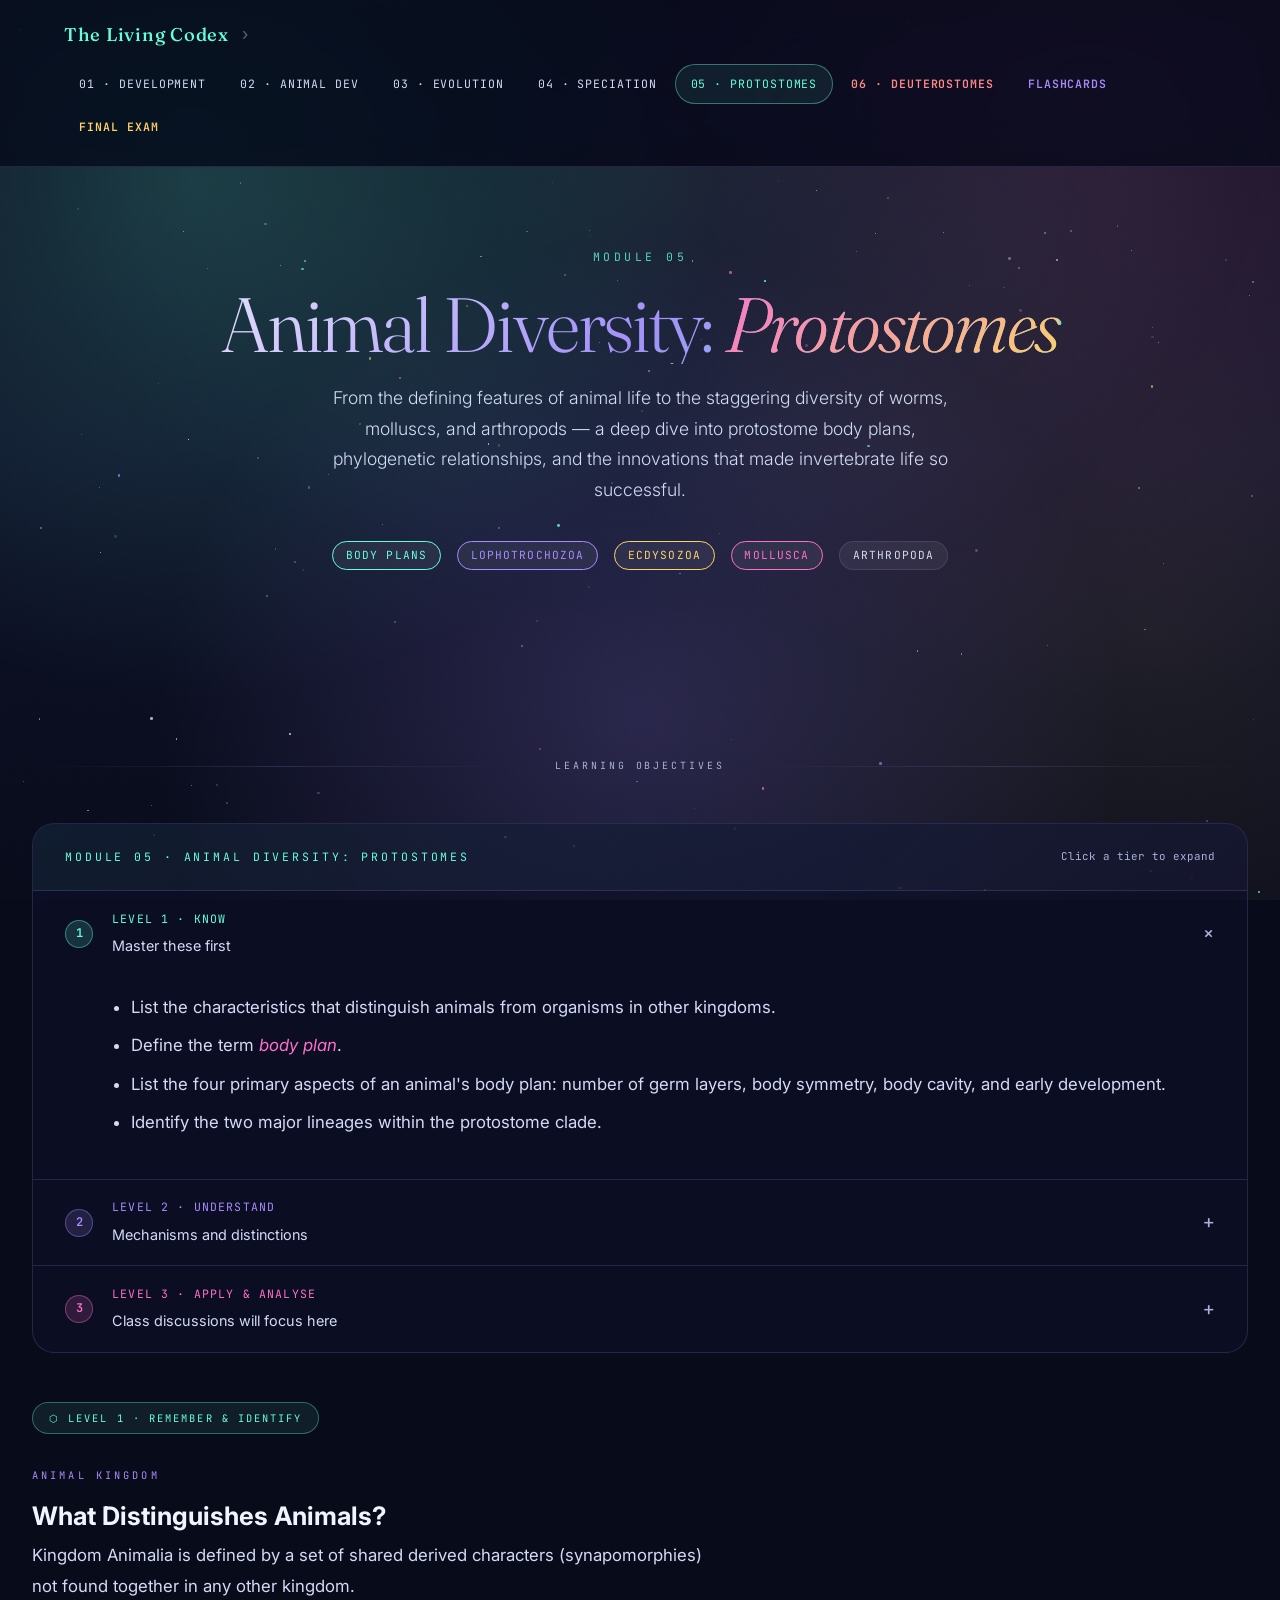
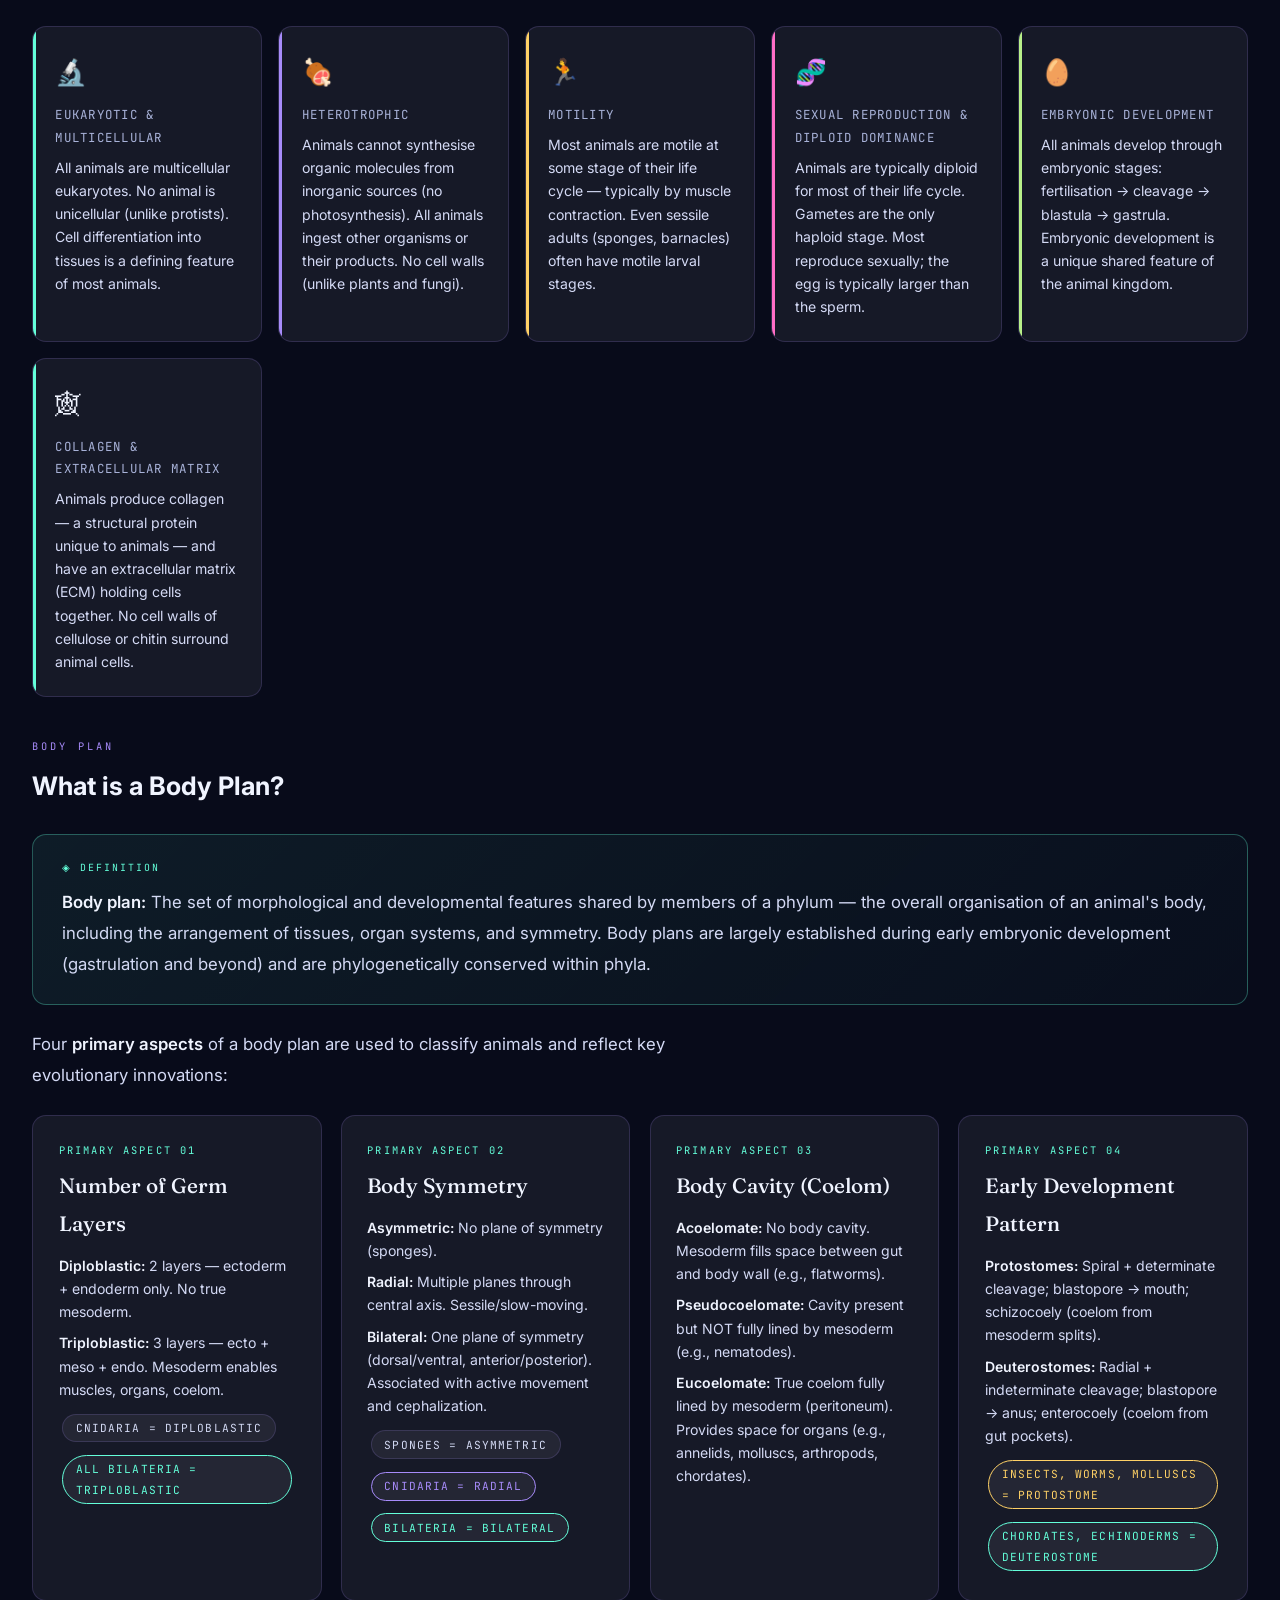
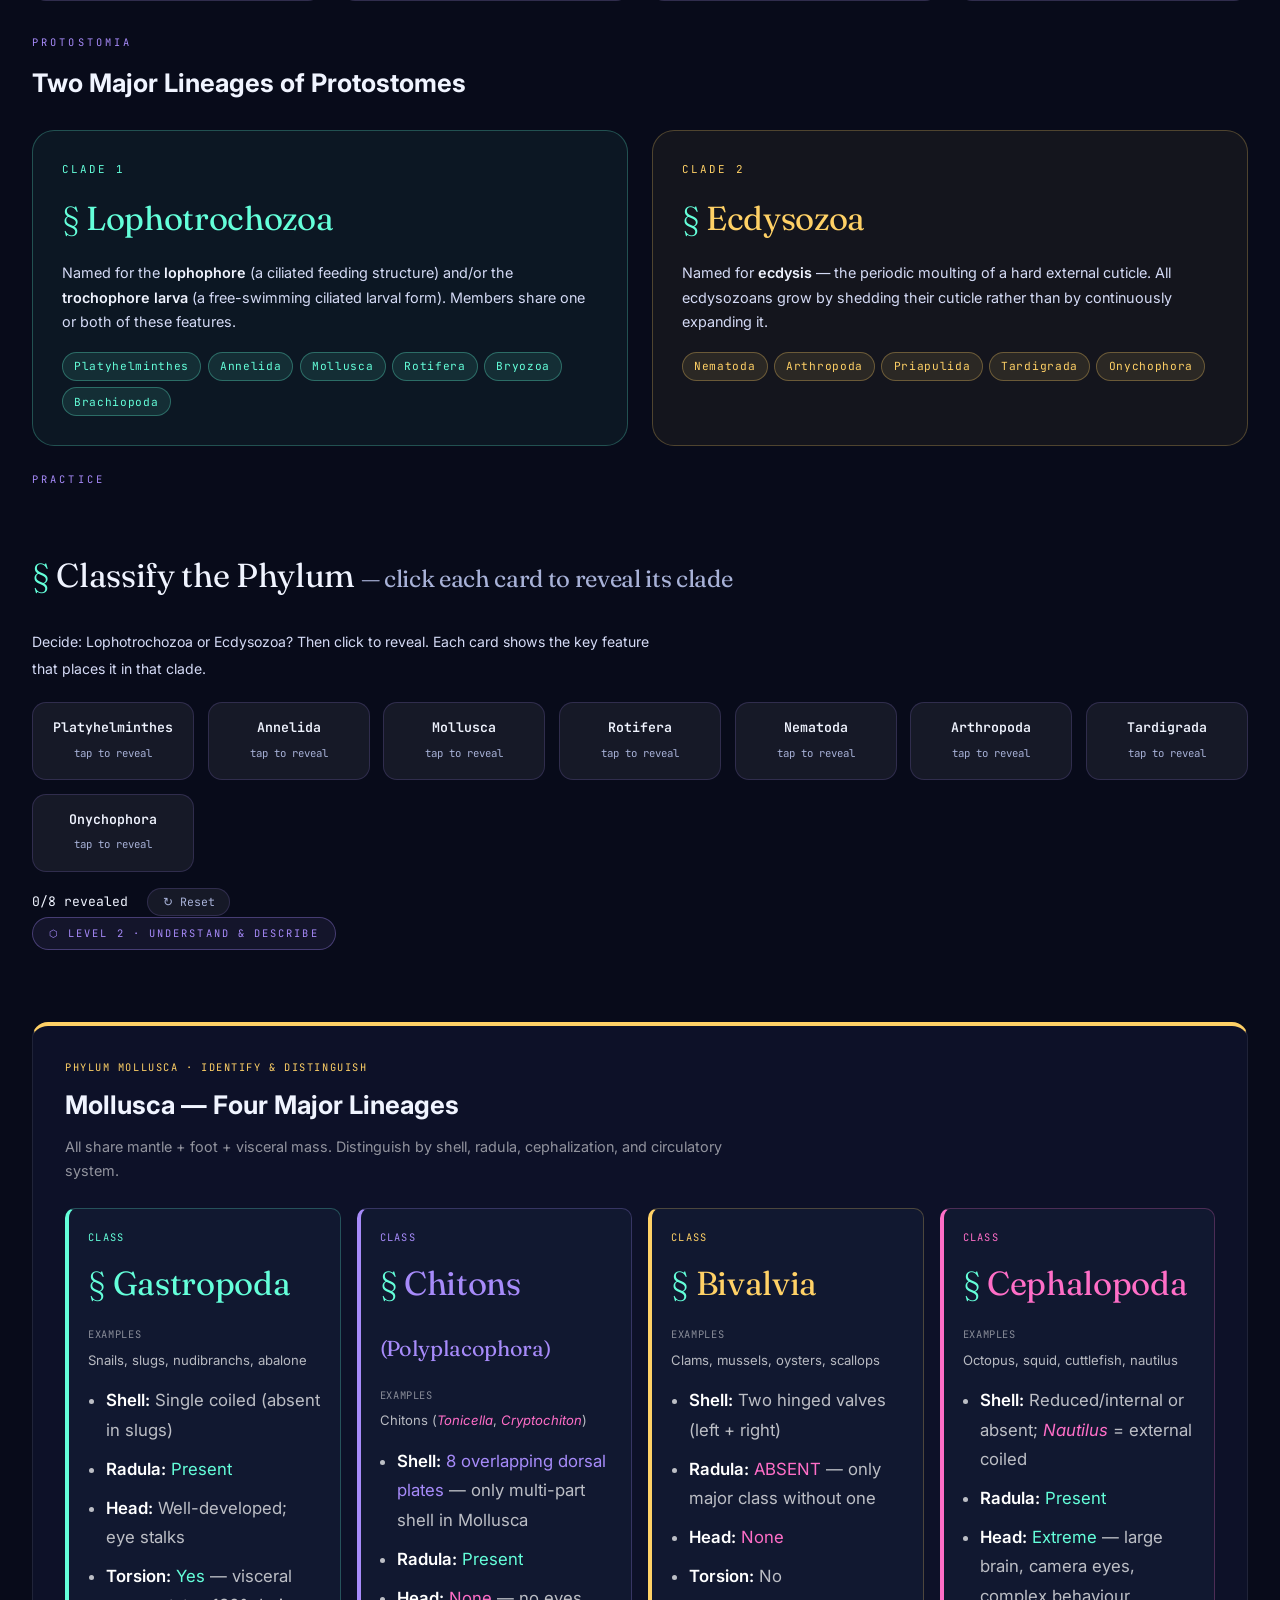
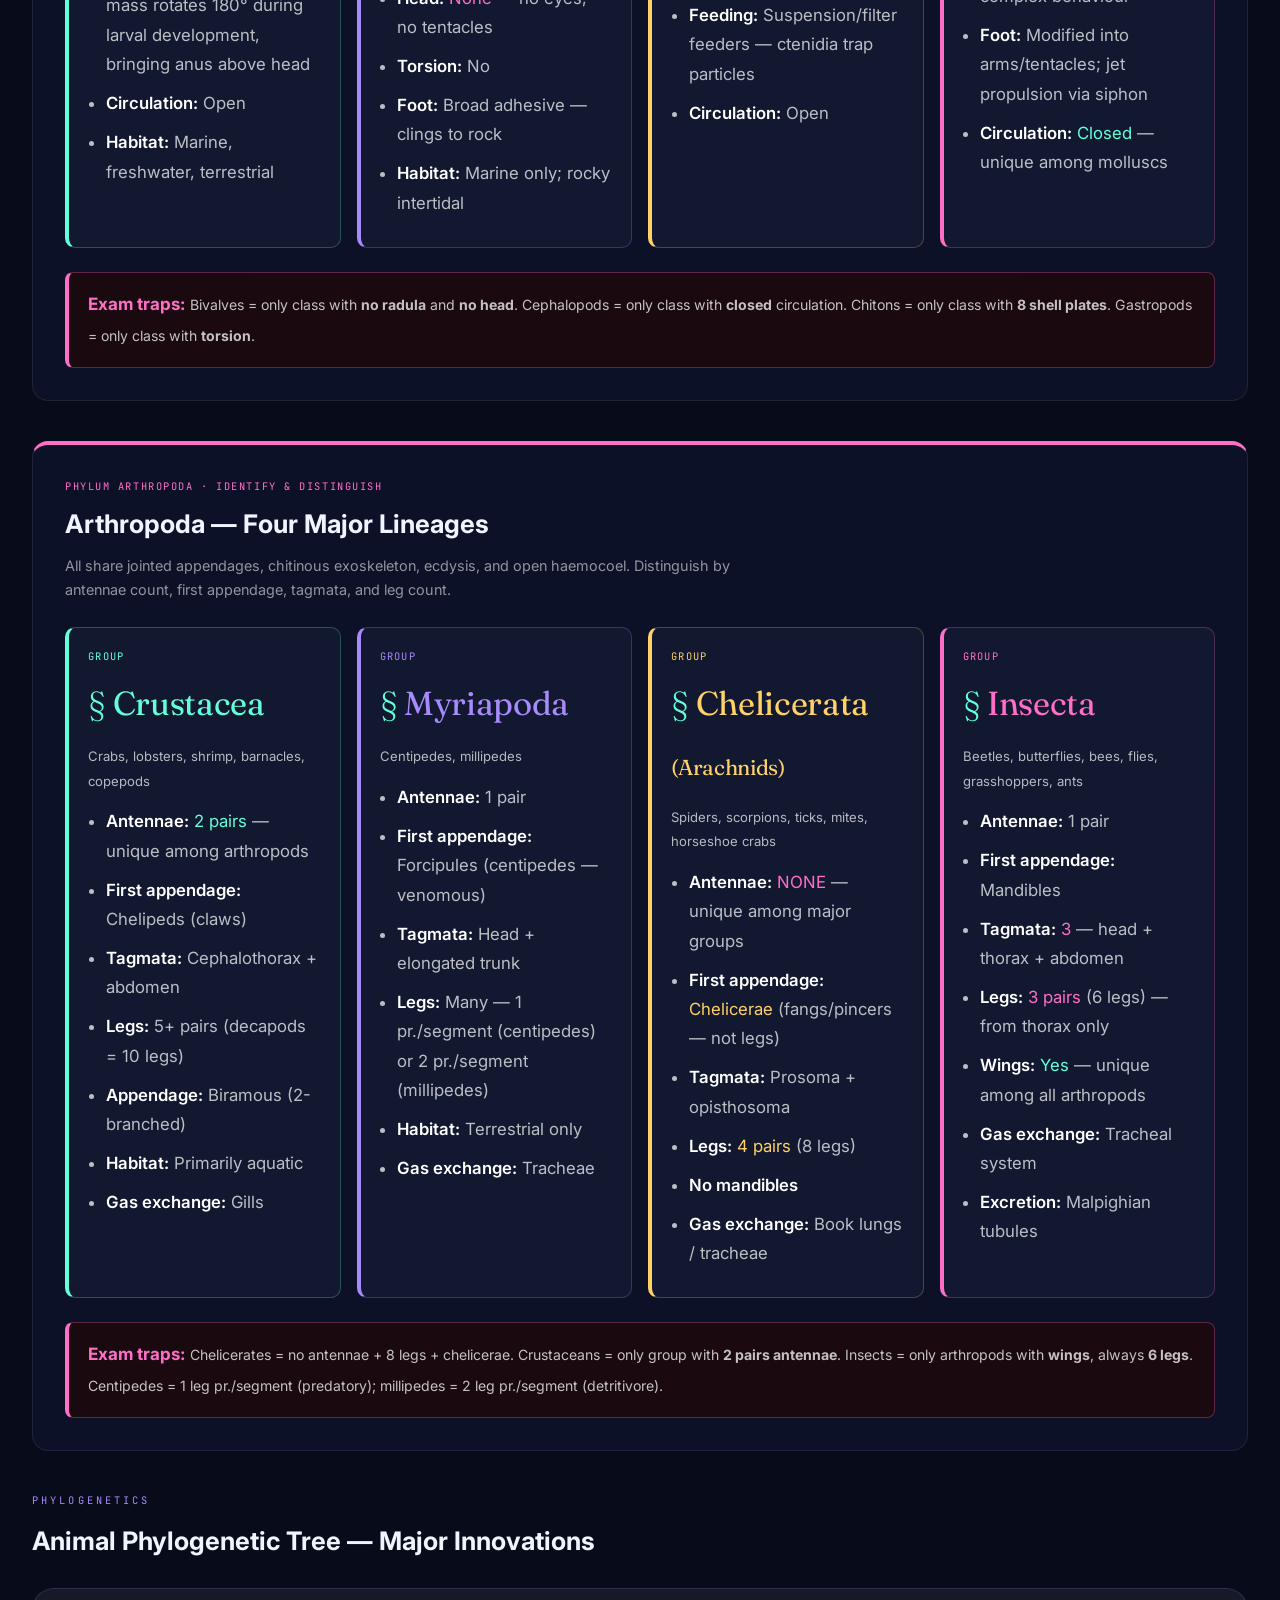
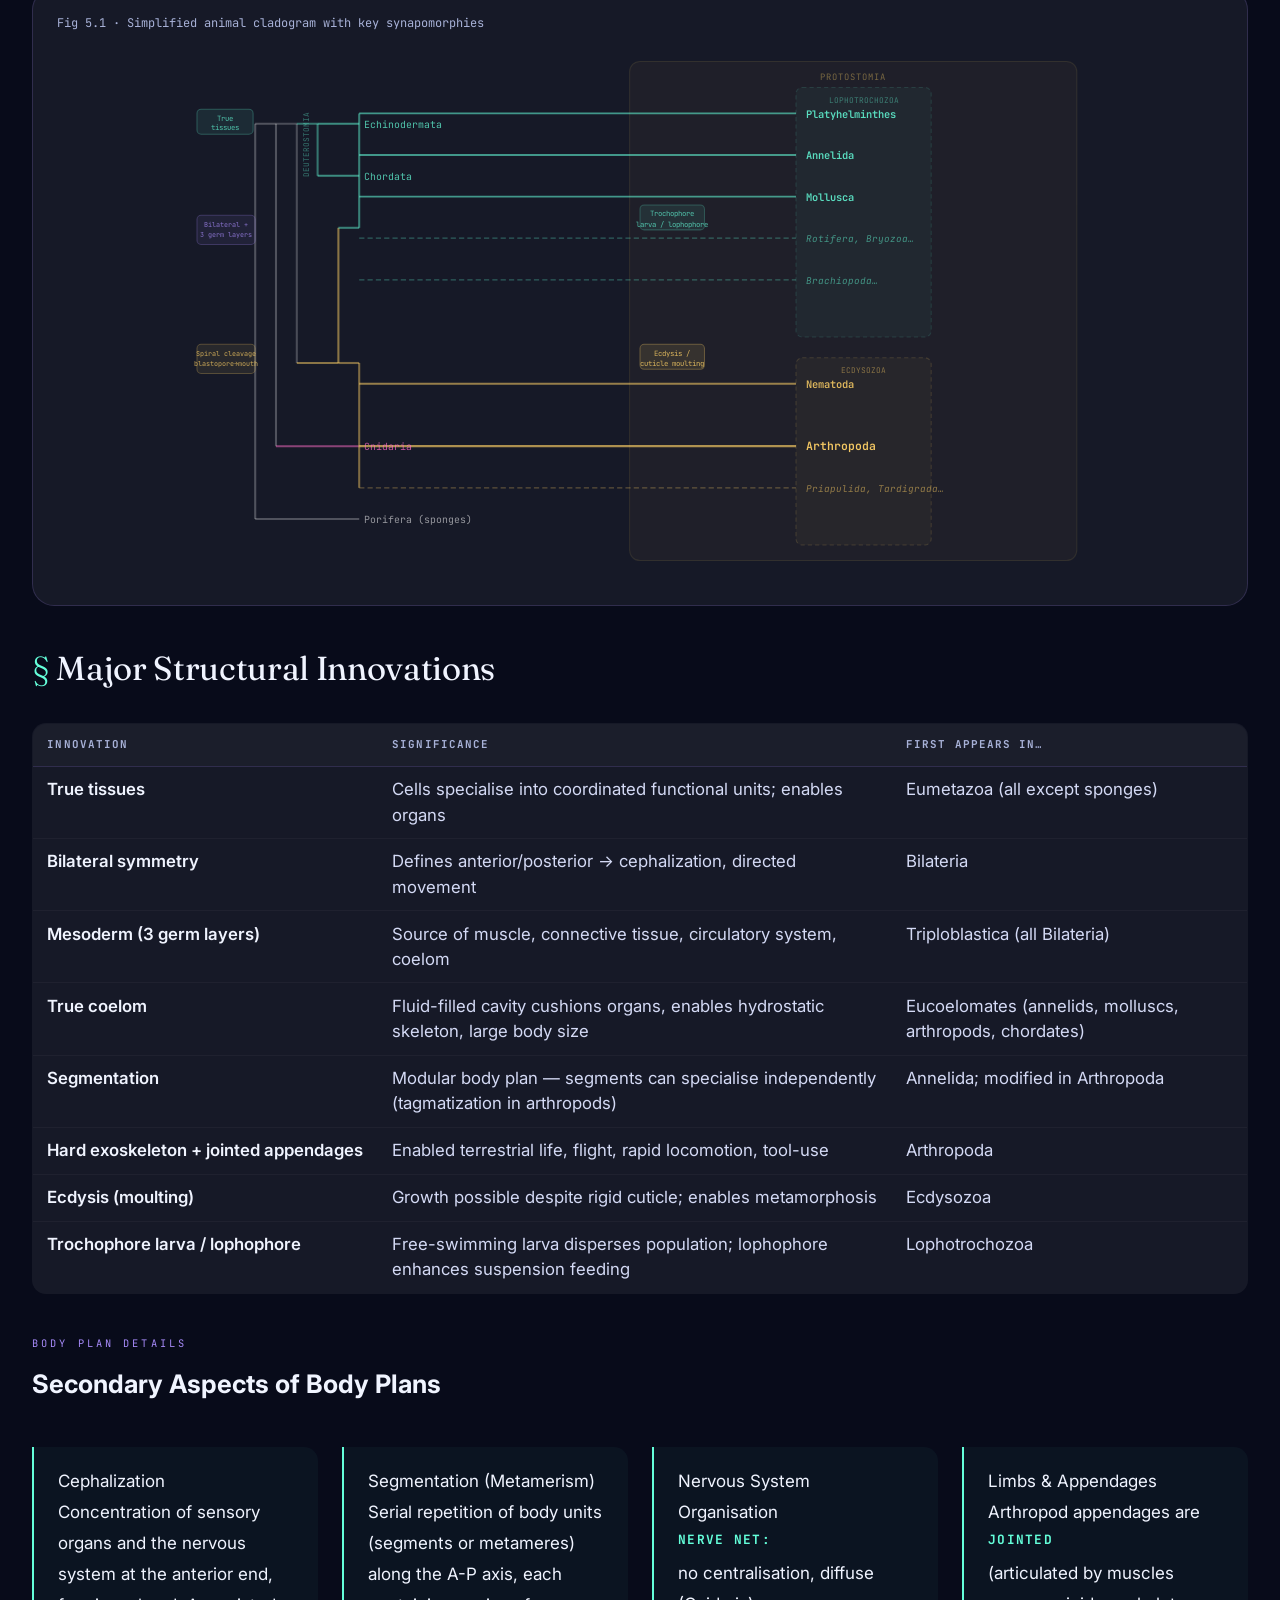
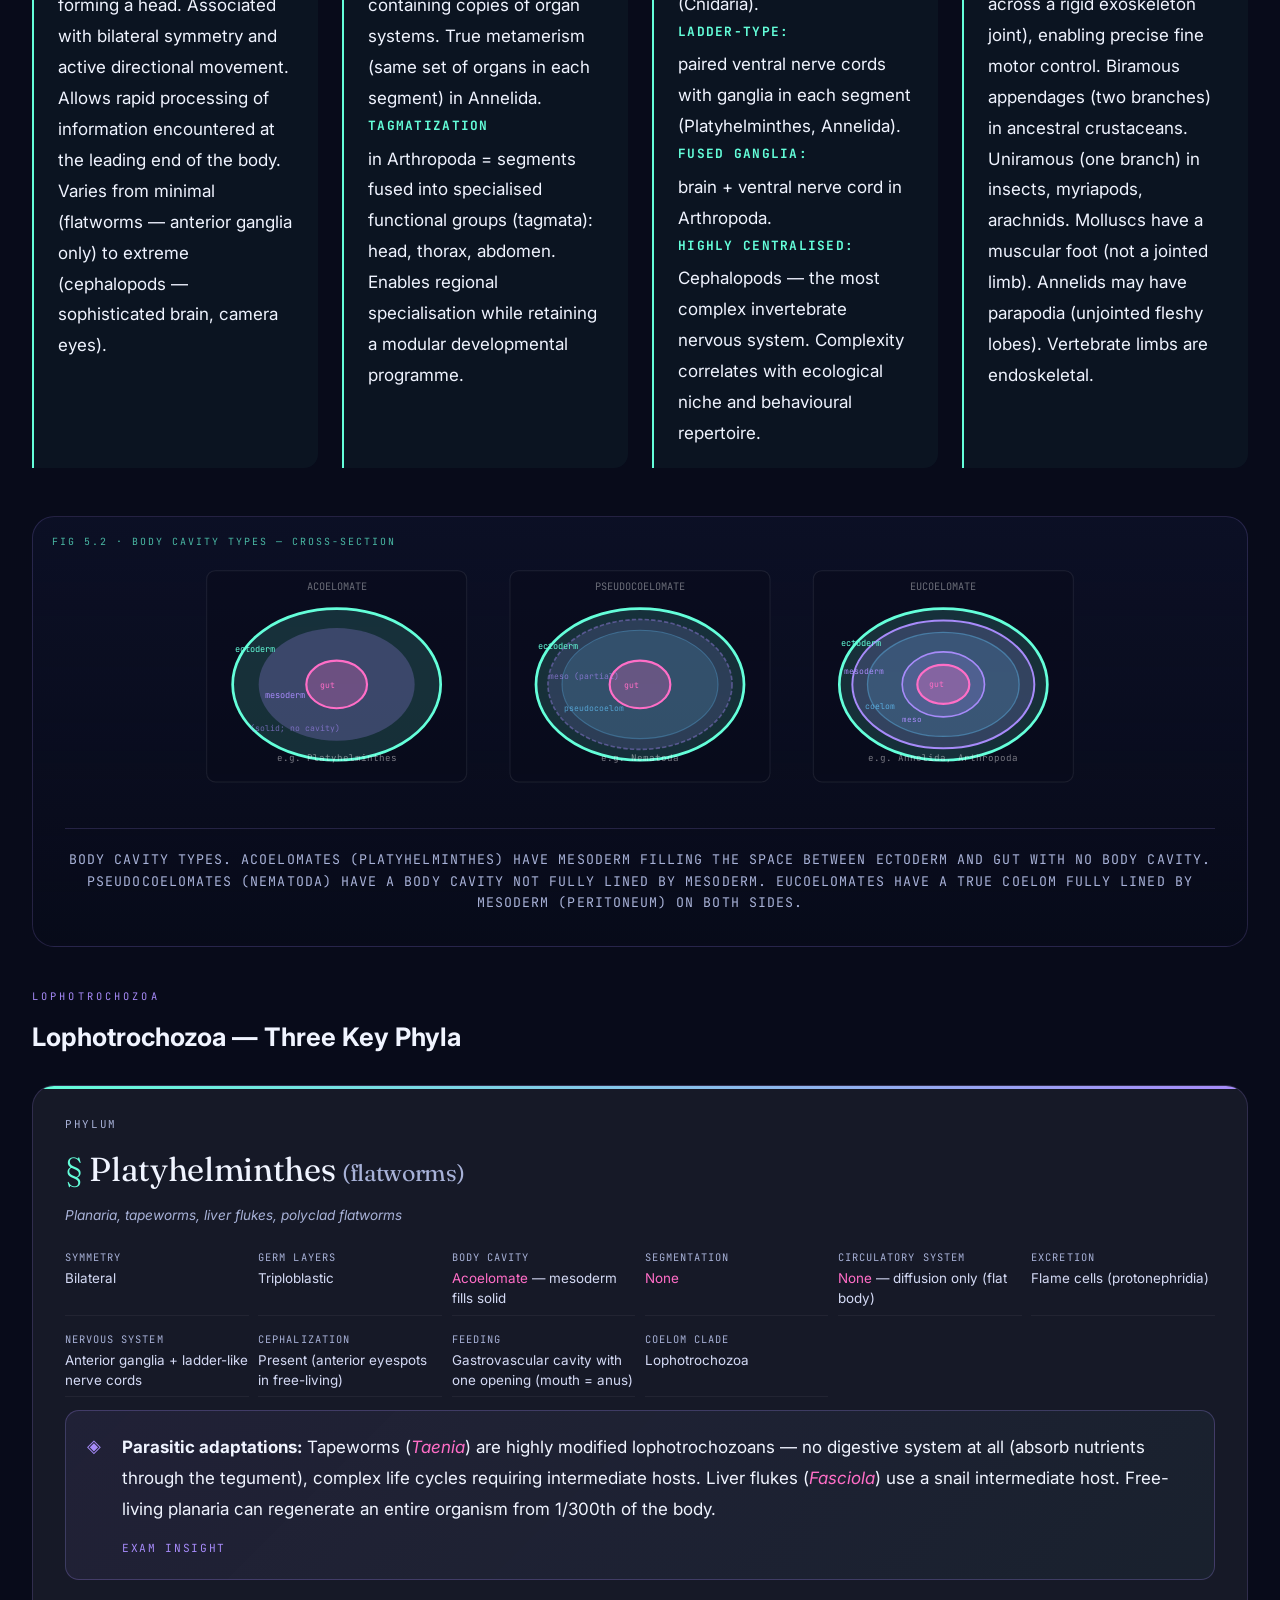
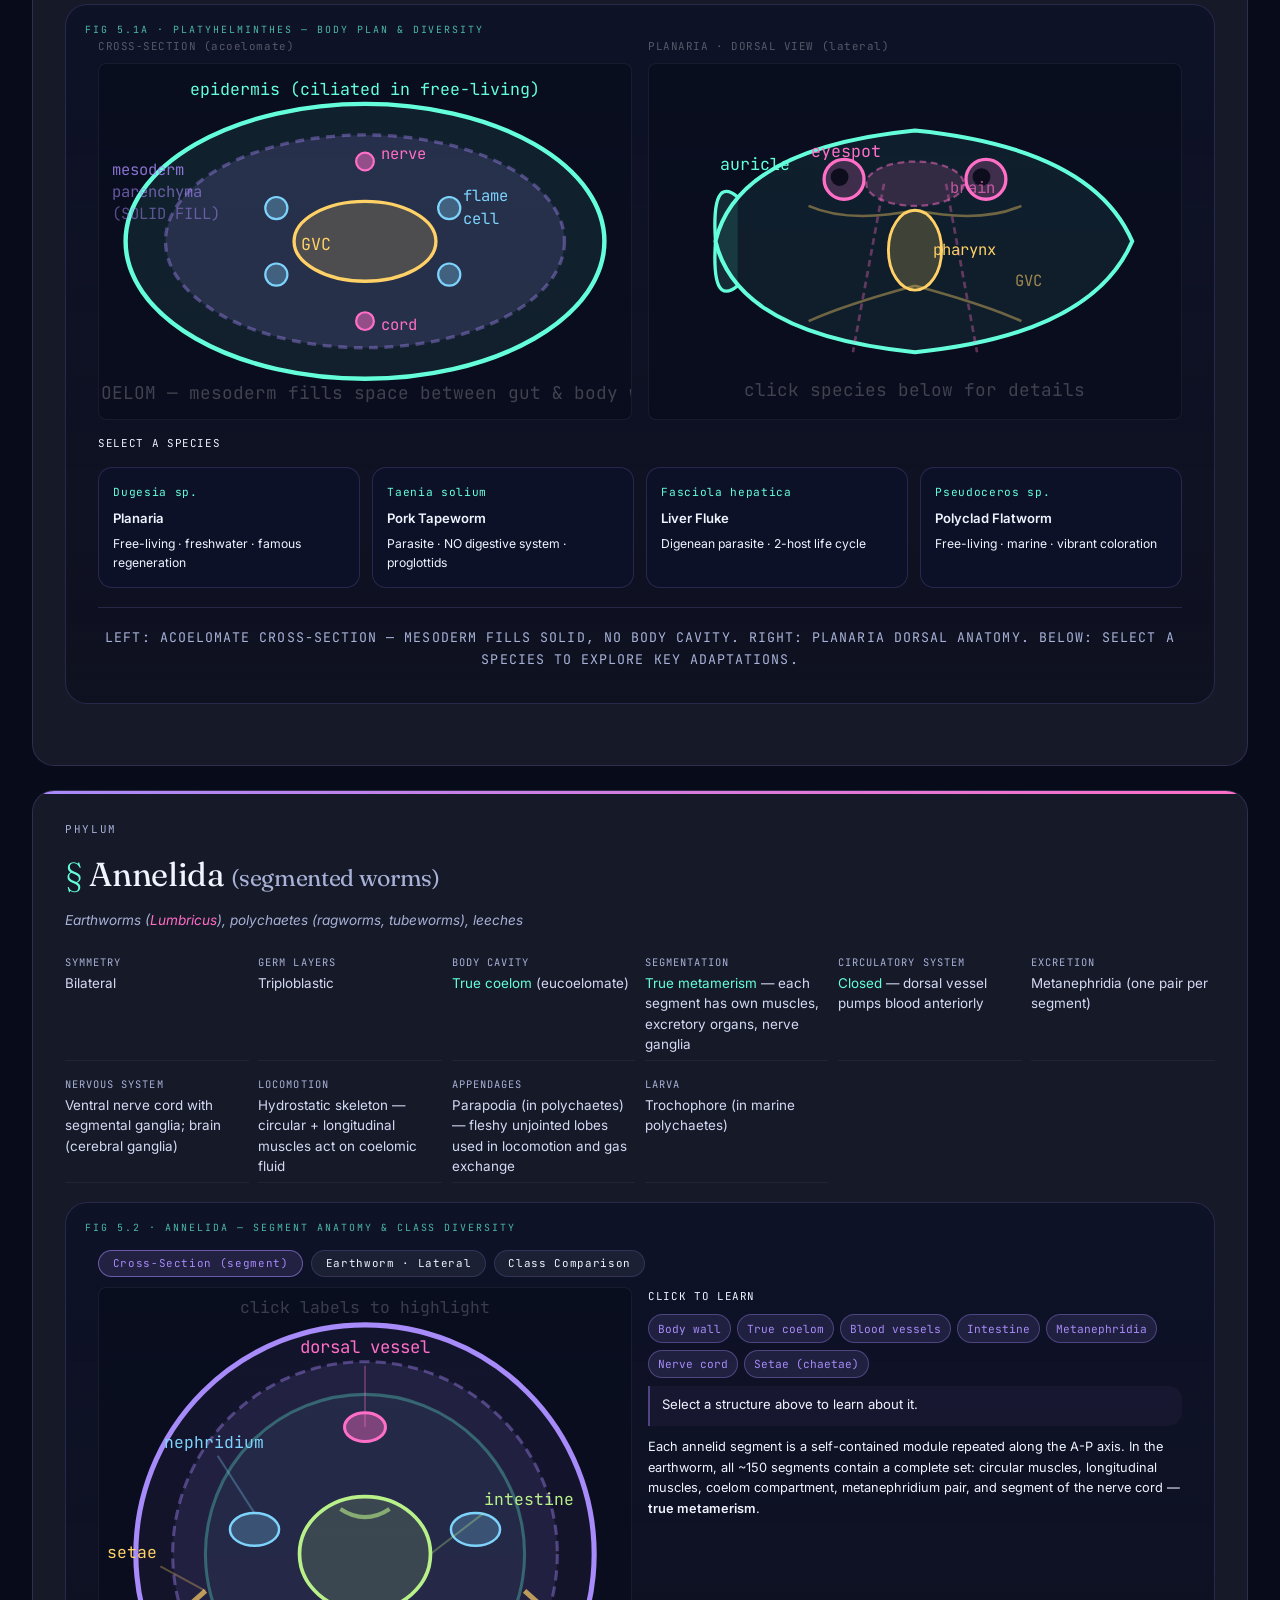
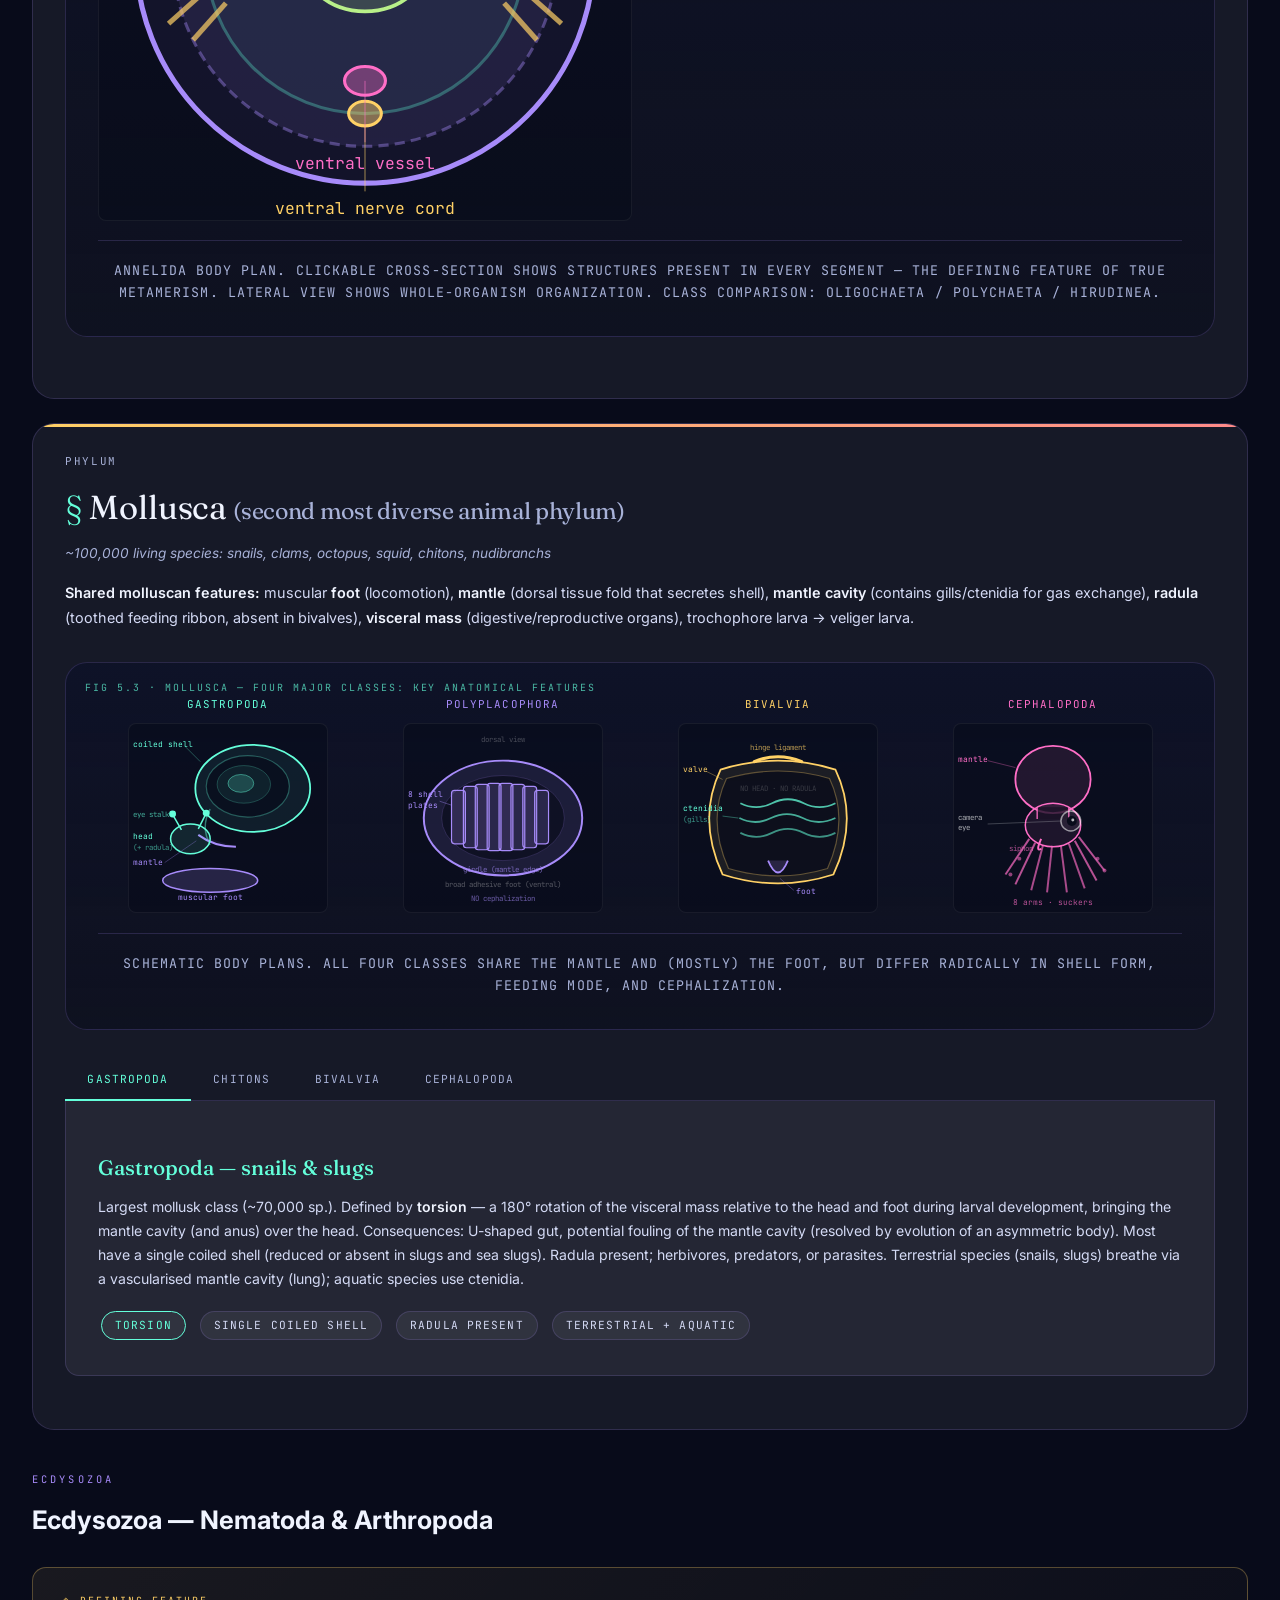
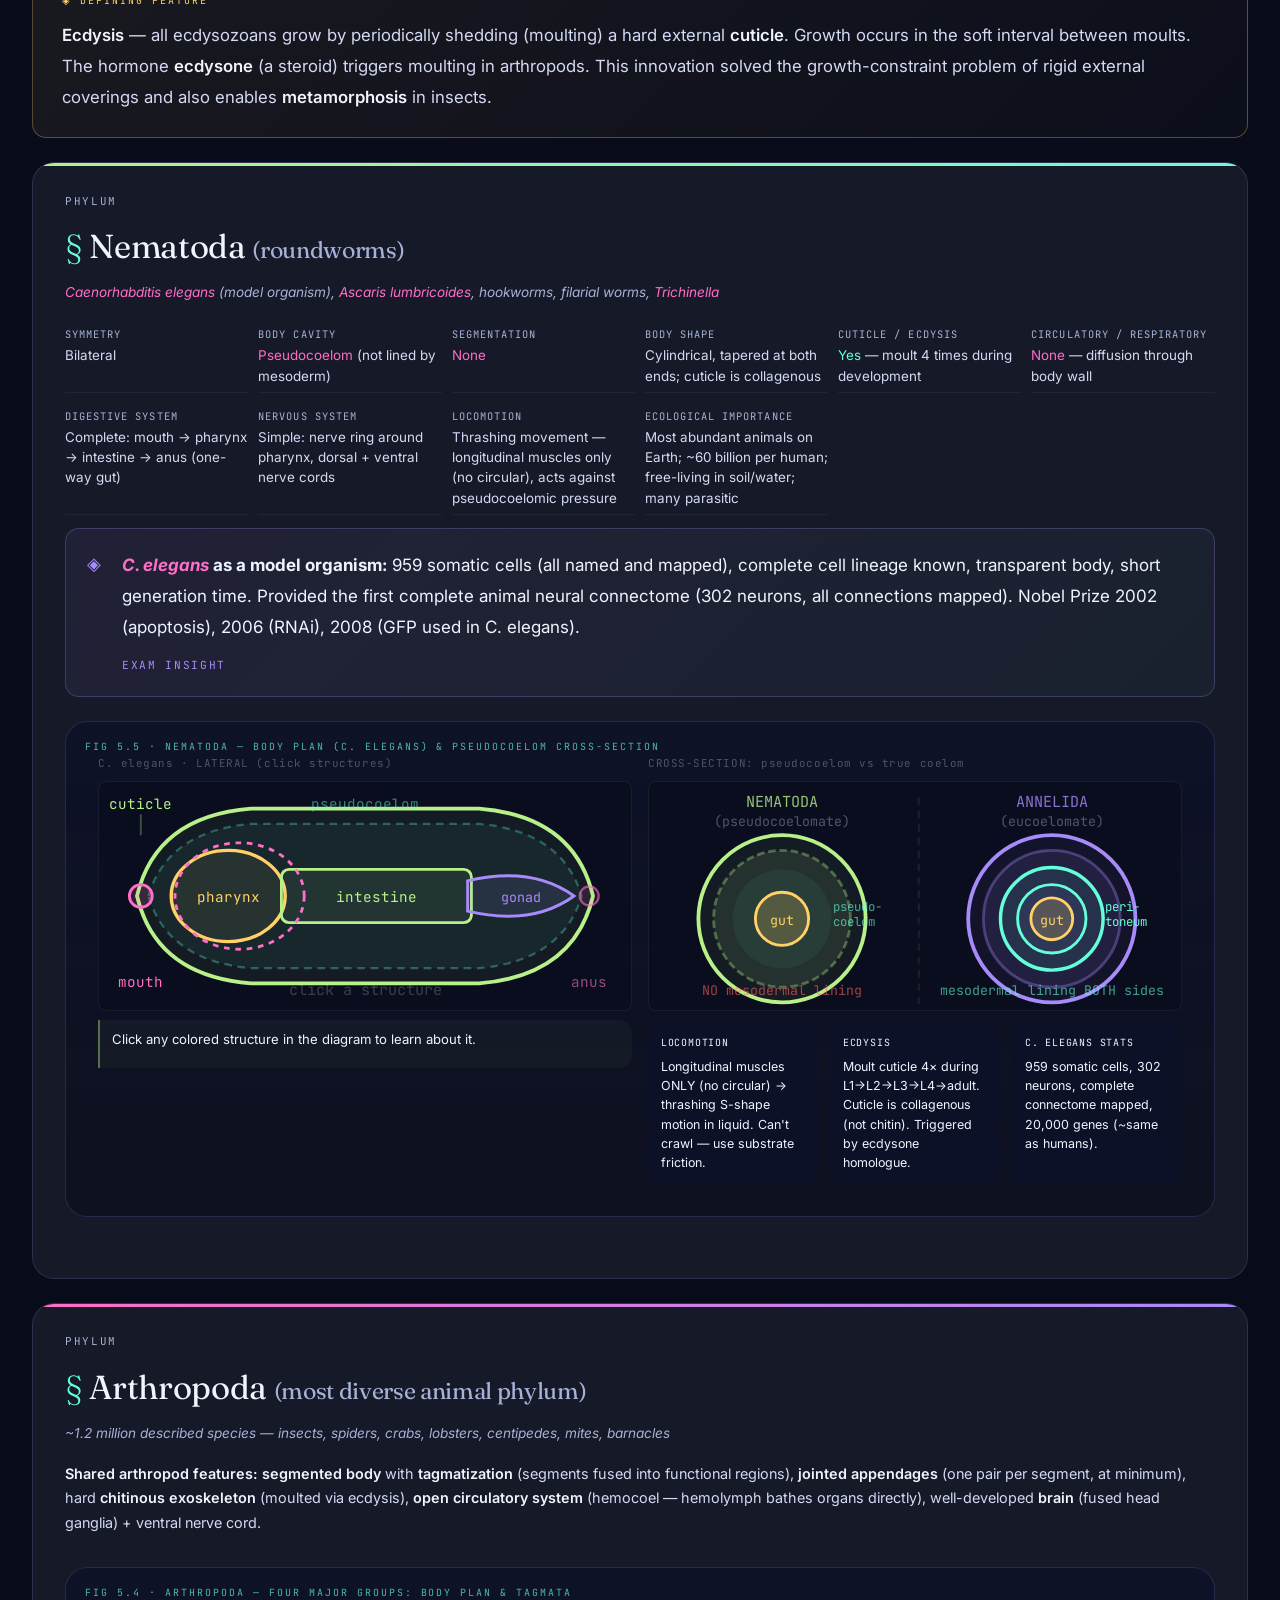
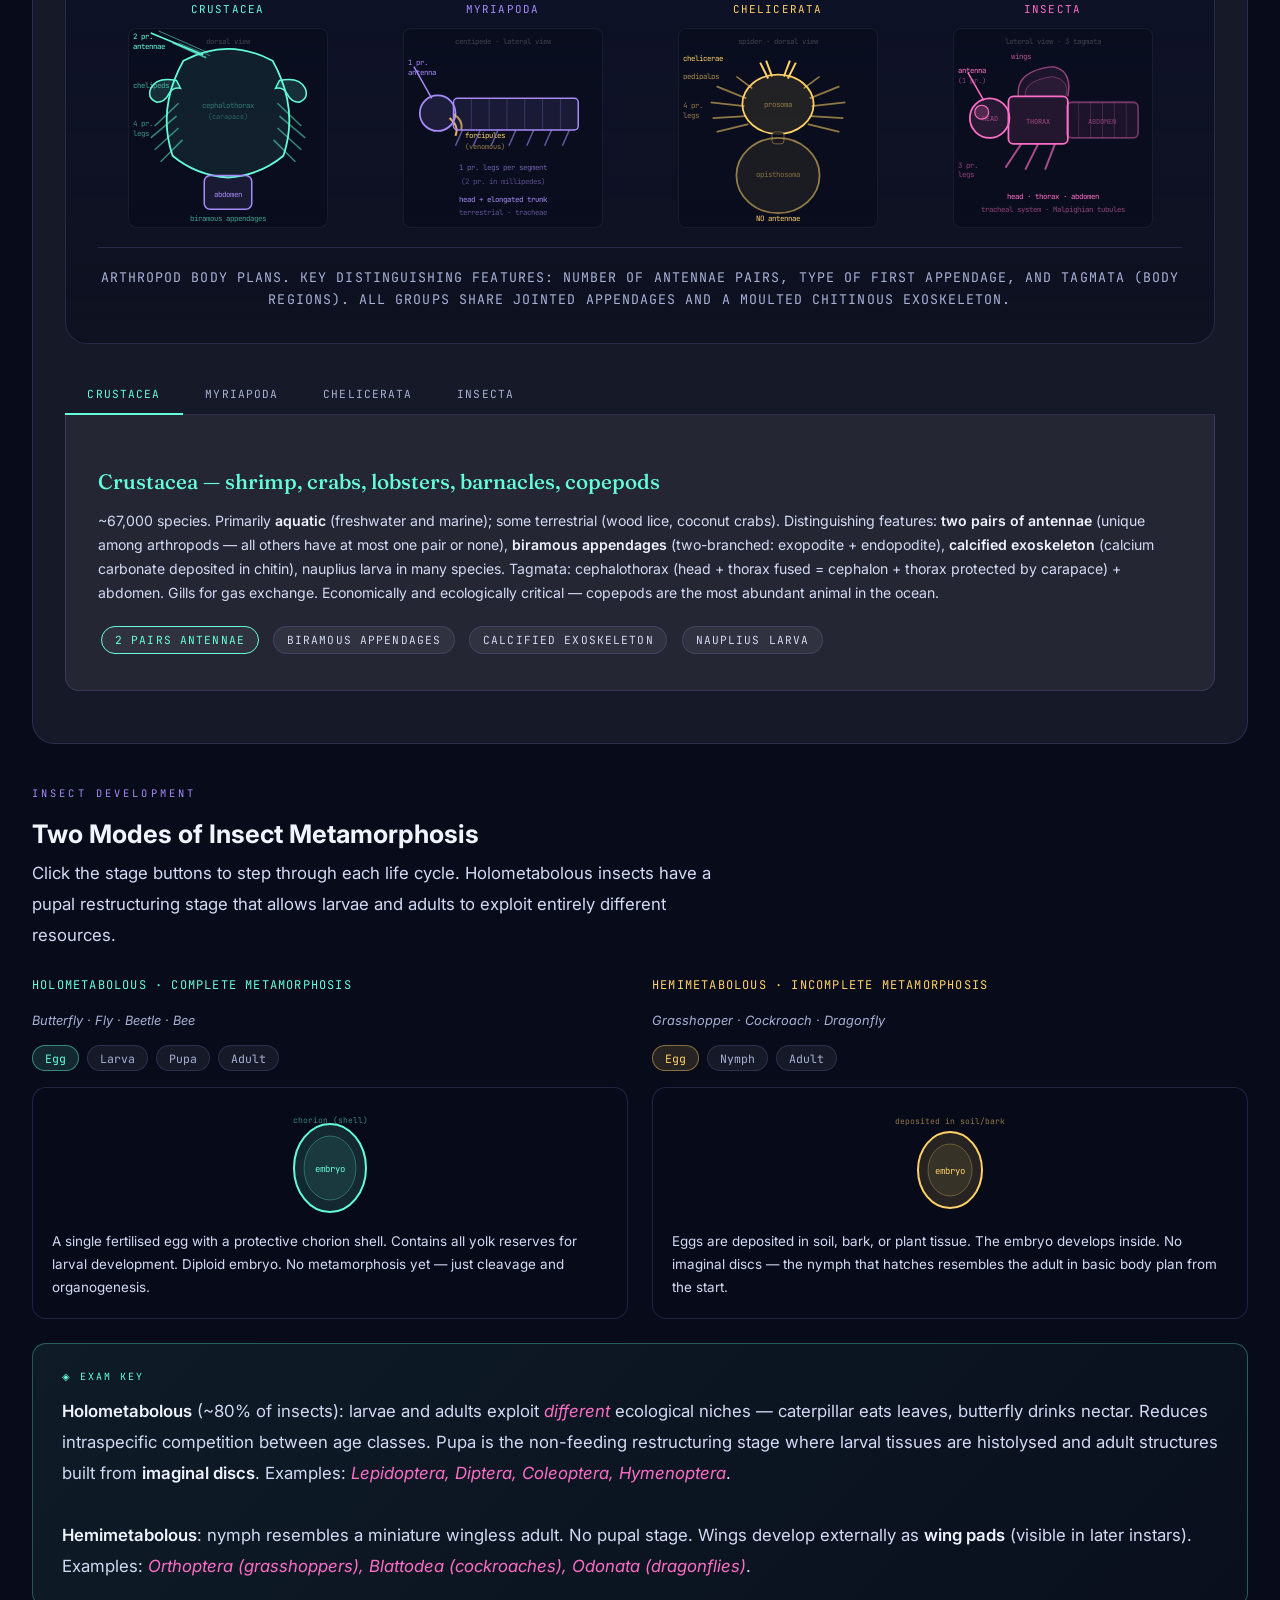
<file: module-05.html>
<!DOCTYPE html>
<html lang="en">
<head>
<meta charset="UTF-8">
<meta name="viewport" content="width=device-width, initial-scale=1.0">
<title>Module 05 · Animal Diversity: Protostomes · BIO 212</title>
<link rel="preconnect" href="https://fonts.googleapis.com">
<link rel="preconnect" href="https://fonts.gstatic.com" crossorigin>
<link href="https://fonts.googleapis.com/css2?family=Fraunces:ital,opsz,wght@0,9..144,300..900;1,9..144,300..900&family=Inter:wght@300;400;500;600;700&family=JetBrains+Mono:wght@400;600&display=swap" rel="stylesheet">
<link rel="stylesheet" href="styles.css">
<style>
/* ── Characteristic cards ── */
.char-grid {
  display: grid; grid-template-columns: repeat(auto-fit, minmax(220px, 1fr));
  gap: 1rem; margin: 1.5rem 0;
}
.char-card {
  background: var(--glass); border: 1px solid var(--line);
  border-radius: var(--radius-sm); padding: 1.4rem;
  position: relative; overflow: hidden;
}
.char-card::before {
  content: ''; position: absolute; left: 0; top: 0; bottom: 0;
  width: 3px;
}
.char-card.c-teal::before  { background: var(--teal); }
.char-card.c-violet::before{ background: var(--violet); }
.char-card.c-gold::before  { background: var(--gold); }
.char-card.c-rose::before  { background: var(--rose); }
.char-card.c-lime::before  { background: var(--lime); }
.char-icon { font-size: 1.6rem; margin-bottom: 0.5rem; display: block; }
.char-title { font-family: var(--mono); font-size: 0.78rem; letter-spacing: 0.1em;
  text-transform: uppercase; color: var(--ink-dim); margin-bottom: 0.4rem; }
.char-card p { font-size: 0.88rem; color: var(--ink-soft); line-height: 1.65; margin: 0; }

/* ── Body plan aspect cards ── */
.bp-grid {
  display: grid; grid-template-columns: repeat(auto-fit, minmax(260px, 1fr));
  gap: 1.2rem; margin: 1.5rem 0;
}
.bp-card {
  background: var(--glass); border: 1px solid var(--line);
  border-radius: var(--radius-sm); padding: 1.6rem;
  transition: all 0.3s;
}
.bp-card:hover { transform: translateY(-3px); border-color: rgba(100,255,218,0.3); }
.bp-num { font-family: var(--mono); font-size: 0.65rem; letter-spacing: 0.2em;
  text-transform: uppercase; color: var(--teal); margin-bottom: 0.4rem; }
.bp-card h4 { margin: 0 0 0.7rem; color: var(--ink); }
.bp-card p { font-size: 0.88rem; color: var(--ink-soft); line-height: 1.65; margin: 0 0 0.5rem; }
.bp-examples { display: flex; gap: 0.4rem; flex-wrap: wrap; margin-top: 0.6rem; }

/* ── Clade comparison ── */
.clade-split {
  display: grid; grid-template-columns: 1fr 1fr; gap: 1.5rem; margin: 1.5rem 0;
}
@media (max-width: 640px) { .clade-split { grid-template-columns: 1fr; } }
.clade-box {
  border-radius: var(--radius); padding: 1.8rem;
  position: relative; overflow: hidden;
}
.clade-box.lopho {
  background: rgba(100,255,218,0.05); border: 1px solid rgba(100,255,218,0.25);
}
.clade-box.ecdyso {
  background: rgba(255,209,102,0.05); border: 1px solid rgba(255,209,102,0.25);
}
.clade-label {
  font-family: var(--mono); font-size: 0.68rem; letter-spacing: 0.18em;
  text-transform: uppercase; margin-bottom: 0.5rem; display: block;
}
.lopho  .clade-label { color: var(--teal); }
.ecdyso .clade-label { color: var(--gold); }
.clade-box h3 { margin: 0 0 0.8rem; }
.clade-box li { font-size: 0.88rem; color: var(--ink-soft); line-height: 1.85; }
.phylum-chips { display: flex; gap: 0.4rem; flex-wrap: wrap; margin-top: 0.8rem; }
.ph-chip {
  font-family: var(--mono); font-size: 0.7rem; padding: 0.2rem 0.7rem;
  border-radius: 999px; letter-spacing: 0.06em;
}
.ph-chip.t { background: rgba(100,255,218,0.1); color: var(--teal); border: 1px solid rgba(100,255,218,0.3); }
.ph-chip.g { background: rgba(255,209,102,0.1); color: var(--gold); border: 1px solid rgba(255,209,102,0.3); }

/* ── Phylum profile cards ── */
.phylum-card {
  background: var(--glass); border: 1px solid var(--line);
  border-radius: var(--radius); padding: 1.8rem 2rem;
  margin: 1.5rem 0; position: relative; overflow: hidden;
}
.phylum-card::before {
  content: ''; position: absolute; top: 0; left: 0; right: 0; height: 3px;
}
.phylum-card.teal::before   { background: linear-gradient(90deg,var(--teal),var(--violet)); }
.phylum-card.violet::before { background: linear-gradient(90deg,var(--violet),var(--rose)); }
.phylum-card.gold::before   { background: linear-gradient(90deg,var(--gold),var(--coral)); }
.phylum-card.lime::before   { background: linear-gradient(90deg,var(--lime),var(--teal)); }
.phylum-card.rose::before   { background: linear-gradient(90deg,var(--rose),var(--violet)); }
.phylum-name {
  font-family: var(--mono); font-size: 0.68rem; letter-spacing: 0.15em;
  text-transform: uppercase; color: var(--ink-dim); margin-bottom: 0.3rem;
}
.phylum-card h3 { margin: 0 0 0.2rem; }
.phylum-examples {
  font-style: italic; color: var(--ink-dim); font-size: 0.85rem; margin-bottom: 1rem;
}
.feat-grid {
  display: grid; grid-template-columns: repeat(auto-fit, minmax(180px, 1fr));
  gap: 0.6rem; margin: 0.8rem 0;
}
.feat-item {
  font-size: 0.84rem; color: var(--ink-soft); line-height: 1.5;
  padding: 0.4rem 0; border-bottom: 1px solid rgba(255,255,255,0.05);
}
.feat-label { font-family: var(--mono); font-size: 0.65rem; color: var(--ink-dim);
  text-transform: uppercase; letter-spacing: 0.1em; display: block; margin-bottom: 0.15rem; }

/* ── Comparison wide table ── */
.compare-wide {
  width: 100%; border-collapse: collapse; font-size: 0.84rem; margin: 1.5rem 0;
}
.compare-wide th {
  font-family: var(--mono); font-size: 0.68rem; letter-spacing: 0.1em;
  text-transform: uppercase; color: var(--ink-dim); text-align: left;
  padding: 0.7rem 0.9rem; border-bottom: 1px solid var(--line);
  background: rgba(255,255,255,0.02);
}
.compare-wide td {
  padding: 0.65rem 0.9rem; border-bottom: 1px solid rgba(255,255,255,0.04);
  vertical-align: top; line-height: 1.5;
}
.compare-wide tr:last-child td { border-bottom: none; }
.compare-wide tr:hover td { background: rgba(255,255,255,0.02); }
.row-head { font-weight: 600; color: var(--ink); white-space: nowrap; }
.yes { color: var(--teal); }
.no  { color: var(--rose); }

/* ── Phylo container ── */
.phylo-wrap {
  background: var(--glass); border: 1px solid var(--line);
  border-radius: var(--radius); padding: 1.5rem; margin: 1.5rem 0; overflow: hidden;
}

/* ── Class tabs ── */
.class-tabs { margin: 1.5rem 0; }
</style>
</head>
<body>

<div class="progress-bar" id="progress-bar"></div>
<div class="aurora"></div>
<div class="grain"></div>
<div id="stars" style="position:fixed;inset:0;z-index:-2;overflow:hidden;pointer-events:none;"></div>

<!-- ══════ NAV ══════ -->
<nav class="module-nav">
  <div style="max-width:1280px;margin:0 auto;padding:0.6rem 2rem;display:flex;align-items:center;gap:0.8rem;flex-wrap:wrap;">
    <a href="index.html" class="home-link">The Living Codex</a>
    <span style="color:var(--ink-dim);opacity:0.5;">›</span>
    <div class="nav-links">
      <a href="module-01.html">01 · Development</a>
      <a href="module-02.html">02 · Animal Dev</a>
      <a href="module-03.html">03 · Evolution</a>
      <a href="module-04.html">04 · Speciation</a>
      <a href="module-05.html" class="active">05 · Protostomes</a>
      <a href="module-06.html" style="color:var(--coral);font-weight:600;">06 · Deuterostomes</a>
      <a href="flashcards.html" style="color:var(--violet);font-weight:600;">Flashcards</a>
      <a href="exam.html" style="color:var(--gold);font-weight:600;">Final Exam</a>
    </div>
  </div>
</nav>

<!-- ══════ HERO ══════ -->
<header class="page-hero">
  <div class="module-eyebrow">Module 05</div>
  <h1>Animal Diversity: <em>Protostomes</em></h1>
  <p class="page-desc">From the defining features of animal life to the staggering diversity of worms, molluscs, and arthropods — a deep dive into protostome body plans, phylogenetic relationships, and the innovations that made invertebrate life so successful.</p>
  <div class="hero-tags">
    <span class="pill teal">Body Plans</span>
    <span class="pill violet">Lophotrochozoa</span>
    <span class="pill gold">Ecdysozoa</span>
    <span class="pill rose">Mollusca</span>
    <span class="pill">Arthropoda</span>
  </div>
</header>

<main class="container">

  <!-- ══════ LEARNING GOALS ══════ -->
  <section class="reveal">
    <div class="divider">Learning Objectives</div>
    <div class="learning-goals">
      <div class="lg-header">
        <span class="lg-header-title">Module 05 · Animal Diversity: Protostomes</span>
        <span style="font-family:var(--mono);font-size:0.68rem;color:var(--ink-dim);margin-left:auto;">Click a tier to expand</span>
      </div>

      <div class="lg-tier tier-1">
        <div class="lg-tier-header">
          <div class="lg-tier-badge">1</div>
          <div><div class="lg-tier-label">Level 1 · Know</div><div style="font-size:var(--text-sm);color:var(--ink-soft);margin-top:0.2rem;">Master these first</div></div>
          <div class="lg-tier-toggle">+</div>
        </div>
        <div class="lg-tier-body"><div class="lg-tier-content"><ul>
          <li>List the characteristics that distinguish animals from organisms in other kingdoms.</li>
          <li>Define the term <em>body plan</em>.</li>
          <li>List the four primary aspects of an animal's body plan: number of germ layers, body symmetry, body cavity, and early development.</li>
          <li>Identify the two major lineages within the protostome clade.</li>
        </ul></div></div>
      </div>

      <div class="lg-tier tier-2">
        <div class="lg-tier-header">
          <div class="lg-tier-badge">2</div>
          <div><div class="lg-tier-label">Level 2 · Understand</div><div style="font-size:var(--text-sm);color:var(--ink-soft);margin-top:0.2rem;">Mechanisms and distinctions</div></div>
          <div class="lg-tier-toggle">+</div>
        </div>
        <div class="lg-tier-body"><div class="lg-tier-content"><ul>
          <li>Describe the four primary aspects of an animal body plan and identify each in animal examples.</li>
          <li>Describe secondary aspects of animal body plans and identify each in examples: limbs, nervous systems, cephalization, segmentation, etc.</li>
          <li>Describe the phylogenetic relationships of the major animal phyla.</li>
          <li>Identify the major structural innovations in the phylogenetic tree of animal life and associate these innovations with the appropriate lineages.</li>
          <li>Describe the defining features of Lophotrochozoa and Ecdysozoa and identify the protostome phyla that belong to each group.</li>
          <li>Identify and distinguish between the four important lineages in phylum Mollusca: gastropods, chitons, bivalves, and cephalopods.</li>
          <li>Identify and distinguish between the four important lineages in phylum Arthropoda: crustaceans, myriapods, chelicerates (arachnids), and insects.</li>
        </ul></div></div>
      </div>

      <div class="lg-tier tier-3">
        <div class="lg-tier-header">
          <div class="lg-tier-badge">3</div>
          <div><div class="lg-tier-label">Level 3 · Apply &amp; Analyse</div><div style="font-size:var(--text-sm);color:var(--ink-soft);margin-top:0.2rem;">Class discussions will focus here</div></div>
          <div class="lg-tier-toggle">+</div>
        </div>
        <div class="lg-tier-body"><div class="lg-tier-content"><ul>
          <li>Compare and contrast the major protostome phyla in terms of their body plans: Platyhelminthes, Annelida, Mollusca, Nematoda, Arthropoda.</li>
        </ul></div></div>
      </div>
    </div>
  </section>

  <!-- ══════════════════════════════════════════
       LEVEL 1
  ══════════════════════════════════════════ -->
  <div class="level-badge l1 reveal">⬡ Level 1 · Remember &amp; Identify</div>

  <!-- What is an Animal? -->
  <section class="reveal">
    <div class="section-label">Animal Kingdom</div>
    <h2>What Distinguishes Animals?</h2>
    <p style="color:var(--ink-soft);max-width:680px;">Kingdom Animalia is defined by a set of shared derived characters (synapomorphies) not found together in any other kingdom.</p>

    <div class="char-grid">
      <div class="char-card c-teal reveal reveal-item delay-1">
        <span class="char-icon">🔬</span>
        <div class="char-title">Eukaryotic &amp; Multicellular</div>
        <p>All animals are multicellular eukaryotes. No animal is unicellular (unlike protists). Cell differentiation into tissues is a defining feature of most animals.</p>
      </div>
      <div class="char-card c-violet reveal reveal-item delay-2">
        <span class="char-icon">🍖</span>
        <div class="char-title">Heterotrophic</div>
        <p>Animals cannot synthesise organic molecules from inorganic sources (no photosynthesis). All animals ingest other organisms or their products. No cell walls (unlike plants and fungi).</p>
      </div>
      <div class="char-card c-gold reveal reveal-item delay-3">
        <span class="char-icon">🏃</span>
        <div class="char-title">Motility</div>
        <p>Most animals are motile at some stage of their life cycle — typically by muscle contraction. Even sessile adults (sponges, barnacles) often have motile larval stages.</p>
      </div>
      <div class="char-card c-rose reveal reveal-item delay-4">
        <span class="char-icon">🧬</span>
        <div class="char-title">Sexual Reproduction &amp; Diploid Dominance</div>
        <p>Animals are typically diploid for most of their life cycle. Gametes are the only haploid stage. Most reproduce sexually; the egg is typically larger than the sperm.</p>
      </div>
      <div class="char-card c-lime reveal reveal-item delay-5">
        <span class="char-icon">🥚</span>
        <div class="char-title">Embryonic Development</div>
        <p>All animals develop through embryonic stages: fertilisation → cleavage → blastula → gastrula. Embryonic development is a unique shared feature of the animal kingdom.</p>
      </div>
      <div class="char-card c-teal reveal reveal-item delay-1">
        <span class="char-icon">🕸</span>
        <div class="char-title">Collagen &amp; Extracellular Matrix</div>
        <p>Animals produce collagen — a structural protein unique to animals — and have an extracellular matrix (ECM) holding cells together. No cell walls of cellulose or chitin surround animal cells.</p>
      </div>
    </div>
  </section>

  <!-- Body Plan Definition -->
  <section class="reveal" style="margin-top:2.5rem;">
    <div class="section-label">Body Plan</div>
    <h2>What is a Body Plan?</h2>
    <div class="callout callout-teal reveal">
      <div class="callout-label">◈ Definition</div>
      <p><strong>Body plan:</strong> The set of morphological and developmental features shared by members of a phylum — the overall organisation of an animal's body, including the arrangement of tissues, organ systems, and symmetry. Body plans are largely established during early embryonic development (gastrulation and beyond) and are phylogenetically conserved within phyla.</p>
    </div>

    <p style="color:var(--ink-soft);margin-top:1rem;max-width:700px;">Four <strong>primary aspects</strong> of a body plan are used to classify animals and reflect key evolutionary innovations:</p>

    <div class="bp-grid">
      <div class="bp-card reveal reveal-item delay-1">
        <div class="bp-num">Primary Aspect 01</div>
        <h4>Number of Germ Layers</h4>
        <p><strong>Diploblastic:</strong> 2 layers — ectoderm + endoderm only. No true mesoderm.</p>
        <p><strong>Triploblastic:</strong> 3 layers — ecto + meso + endo. Mesoderm enables muscles, organs, coelom.</p>
        <div class="bp-examples">
          <span class="pill">Cnidaria = diploblastic</span>
          <span class="pill teal">All Bilateria = triploblastic</span>
        </div>
      </div>
      <div class="bp-card reveal reveal-item delay-2">
        <div class="bp-num">Primary Aspect 02</div>
        <h4>Body Symmetry</h4>
        <p><strong>Asymmetric:</strong> No plane of symmetry (sponges).</p>
        <p><strong>Radial:</strong> Multiple planes through central axis. Sessile/slow-moving.</p>
        <p><strong>Bilateral:</strong> One plane of symmetry (dorsal/ventral, anterior/posterior). Associated with active movement and cephalization.</p>
        <div class="bp-examples">
          <span class="pill">Sponges = asymmetric</span>
          <span class="pill violet">Cnidaria = radial</span>
          <span class="pill teal">Bilateria = bilateral</span>
        </div>
      </div>
      <div class="bp-card reveal reveal-item delay-3">
        <div class="bp-num">Primary Aspect 03</div>
        <h4>Body Cavity (Coelom)</h4>
        <p><strong>Acoelomate:</strong> No body cavity. Mesoderm fills space between gut and body wall (e.g., flatworms).</p>
        <p><strong>Pseudocoelomate:</strong> Cavity present but NOT fully lined by mesoderm (e.g., nematodes).</p>
        <p><strong>Eucoelomate:</strong> True coelom fully lined by mesoderm (peritoneum). Provides space for organs (e.g., annelids, molluscs, arthropods, chordates).</p>
      </div>
      <div class="bp-card reveal reveal-item delay-4">
        <div class="bp-num">Primary Aspect 04</div>
        <h4>Early Development Pattern</h4>
        <p><strong>Protostomes:</strong> Spiral + determinate cleavage; blastopore → mouth; schizocoely (coelom from mesoderm splits).</p>
        <p><strong>Deuterostomes:</strong> Radial + indeterminate cleavage; blastopore → anus; enterocoely (coelom from gut pockets).</p>
        <div class="bp-examples">
          <span class="pill gold">Insects, worms, molluscs = protostome</span>
          <span class="pill teal">Chordates, echinoderms = deuterostome</span>
        </div>
      </div>
    </div>
  </section>

  <!-- Protostome clade overview -->
  <section class="reveal" style="margin-top:2rem;">
    <div class="section-label">Protostomia</div>
    <h2>Two Major Lineages of Protostomes</h2>

    <div class="clade-split">
      <div class="clade-box lopho reveal reveal-item delay-1">
        <span class="clade-label">Clade 1</span>
        <h3 style="color:var(--teal);">Lophotrochozoa</h3>
        <p style="font-size:0.9rem;color:var(--ink-soft);line-height:1.7;">Named for the <strong>lophophore</strong> (a ciliated feeding structure) and/or the <strong>trochophore larva</strong> (a free-swimming ciliated larval form). Members share one or both of these features.</p>
        <div class="phylum-chips">
          <span class="ph-chip t">Platyhelminthes</span>
          <span class="ph-chip t">Annelida</span>
          <span class="ph-chip t">Mollusca</span>
          <span class="ph-chip t">Rotifera</span>
          <span class="ph-chip t">Bryozoa</span>
          <span class="ph-chip t">Brachiopoda</span>
        </div>
      </div>
      <div class="clade-box ecdyso reveal reveal-item delay-2">
        <span class="clade-label">Clade 2</span>
        <h3 style="color:var(--gold);">Ecdysozoa</h3>
        <p style="font-size:0.9rem;color:var(--ink-soft);line-height:1.7;">Named for <strong>ecdysis</strong> — the periodic moulting of a hard external cuticle. All ecdysozoans grow by shedding their cuticle rather than by continuously expanding it.</p>
        <div class="phylum-chips">
          <span class="ph-chip g">Nematoda</span>
          <span class="ph-chip g">Arthropoda</span>
          <span class="ph-chip g">Priapulida</span>
          <span class="ph-chip g">Tardigrada</span>
          <span class="ph-chip g">Onychophora</span>
        </div>
      </div>
    </div>
  </section>


  <!-- ══ INTERACTIVE: Clade Classifier ══ -->
  <section class="reveal" style="margin-top:1.5rem;">
    <div class="section-label">Practice</div>
    <h3>Classify the Phylum <span style="font-size:.72em;font-weight:400;color:var(--ink-dim);">— click each card to reveal its clade</span></h3>
    <p style="color:var(--ink-soft);font-size:.88rem;max-width:640px;margin-bottom:1.3rem;">Decide: Lophotrochozoa or Ecdysozoa? Then click to reveal. Each card shows the key feature that places it in that clade.</p>
    <div id="clade-clf" style="display:grid;grid-template-columns:repeat(auto-fit,minmax(152px,1fr));gap:.85rem;"></div>
    <div style="margin-top:1rem;display:flex;align-items:center;gap:1.2rem;flex-wrap:wrap;">
      <span id="clf-score" style="font-family:var(--mono);font-size:.82rem;color:var(--fg-2);"></span>
      <button id="clf-reset" style="font-family:var(--mono);font-size:.72rem;padding:.35rem .9rem;background:var(--glass);border:1px solid var(--line);border-radius:var(--radius-sm);color:var(--ink-dim);cursor:pointer;transition:border-color .2s;">↻ Reset</button>
    </div>
  </section>
  <script>
  (function(){
    var DATA=[
      {name:'Platyhelminthes', clade:'Lopho',  hint:'Flat body · acoelomate · trochophore larva',
       species:['<em>Dugesia</em> (planaria)','<em>Taenia solium</em> (tapeworm)','<em>Schistosoma</em> (blood fluke)','<em>Fasciola hepatica</em> (liver fluke)']},
      {name:'Annelida',        clade:'Lopho',  hint:'True metamerism · closed circulation · trochophore',
       species:['<em>Lumbricus terrestris</em> (earthworm)','<em>Hirudo medicinalis</em> (leech)','<em>Nereis</em> (ragworm)','<em>Tubifex</em> (sludge worm)']},
      {name:'Mollusca',        clade:'Lopho',  hint:'Mantle + foot + radula · trochophore→veliger',
       species:['<em>Helix aspersa</em> (garden snail)','<em>Mytilus edulis</em> (mussel)','<em>Octopus vulgaris</em>','<em>Loligo</em> (squid)','<em>Cryptochiton stelleri</em> (gumboot chiton)']},
      {name:'Rotifera',        clade:'Lopho',  hint:'Ciliated corona · related to trochophore',
       species:['<em>Brachionus calyciflorus</em>','<em>Philodina</em> sp.','<em>Rotaria</em> sp.']},
      {name:'Nematoda',        clade:'Ecdyso', hint:'Pseudocoelom · unsegmented · moults 4×',
       species:['<em>Caenorhabditis elegans</em> (model org.)','<em>Ascaris lumbricoides</em> (giant roundworm)','<em>Necator americanus</em> (hookworm)','<em>Enterobius</em> (pinworm)']},
      {name:'Arthropoda',      clade:'Ecdyso', hint:'Jointed legs · chitin exoskeleton · ecdysis',
       species:['<em>Drosophila melanogaster</em> (fruit fly)','<em>Apis mellifera</em> (honeybee)','<em>Homarus americanus</em> (lobster)','<em>Limulus polyphemus</em> (horseshoe crab)','<em>Araneus</em> (orb weaver)']},
      {name:'Tardigrada',      clade:'Ecdyso', hint:'"Water bears" · lobopod walking legs · cuticle moulting',
       species:['<em>Hypsibius exemplaris</em>','<em>Ramazzottius oberhaeuseri</em>','<em>Milnesium tardigradum</em>']},
      {name:'Onychophora',     clade:'Ecdyso', hint:'Velvet worms · lobopods · ecdysis',
       species:['<em>Peripatus</em> sp.','<em>Euperipatoides rowelli</em>','<em>Peripatopsis</em> sp.']},
    ];
    var revealed=0, cont=document.getElementById('clade-clf'), scoreEl=document.getElementById('clf-score');
    function upd(){
      scoreEl.textContent=revealed+'/'+DATA.length+' revealed';
      if(revealed===DATA.length){scoreEl.style.color='var(--teal)';}
    }
    function build(){
      revealed=0; scoreEl.style.color='var(--fg-2)';
      cont.innerHTML=DATA.map(function(p,i){
        var spHtml = p.species.map(function(s){
          return '<div style="font-size:.69rem;color:var(--ink-soft);line-height:1.5;padding:.05rem 0;">'+s+'</div>';
        }).join('');
        return '<div class="clf-card" data-i="'+i+'" style="cursor:pointer;border-radius:var(--radius-sm);border:1px solid var(--line);padding:1rem .9rem;text-align:center;transition:all .25s;background:var(--glass);user-select:none;">'
          +'<div style="font-family:var(--mono);font-size:.83rem;font-weight:600;color:var(--fg);line-height:1.3;">'+p.name+'</div>'
          +'<div class="clf-tap" style="font-family:var(--mono);font-size:.67rem;color:var(--ink-dim);margin-top:.45rem;">tap to reveal</div>'
          +'<div class="clf-back" style="display:none;margin-top:.55rem;">'
          +'<div class="clf-clade-lbl" style="font-family:var(--mono);font-size:.67rem;font-weight:700;letter-spacing:.1em;text-transform:uppercase;margin-bottom:.35rem;"></div>'
          +'<div style="font-size:.75rem;color:var(--ink-soft);line-height:1.45;margin-bottom:.45rem;">'+p.hint+'</div>'
          +'<div style="border-top:1px solid rgba(255,255,255,0.07);padding-top:.4rem;text-align:left;">'
          +'<div style="font-family:var(--mono);font-size:.6rem;color:rgba(255,255,255,0.28);letter-spacing:.08em;text-transform:uppercase;margin-bottom:.2rem;">Examples</div>'
          +spHtml
          +'</div>'
          +'</div>'
          +'</div>';
      }).join('');
      upd();
      cont.querySelectorAll('.clf-card').forEach(function(card){
        card.addEventListener('click',function(){
          var i=parseInt(card.dataset.i), p=DATA[i];
          var back=card.querySelector('.clf-back');
          if(back.style.display==='none'){
            var lp=p.clade==='Lopho';
            back.style.display='block';
            back.querySelector('.clf-clade-lbl').textContent=lp?'Lophotrochozoa':'Ecdysozoa';
            back.querySelector('.clf-clade-lbl').style.color=lp?'var(--teal)':'var(--gold)';
            card.querySelector('.clf-tap').style.display='none';
            card.style.borderColor=lp?'rgba(100,255,218,0.45)':'rgba(255,209,102,0.45)';
            card.style.background=lp?'rgba(100,255,218,0.06)':'rgba(255,209,102,0.06)';
            revealed++; upd();
          }
        });
      });
    }
    document.getElementById('clf-reset').addEventListener('click',build);
    build();
  })();
  </script>

  <!-- ══════════════════════════════════════════
       LEVEL 2
  ══════════════════════════════════════════ -->
  <div class="level-badge l2 reveal">⬡ Level 2 · Understand &amp; Describe</div>

  <!-- ═══════════════════════════════════════════════════
       MOLLUSCA — FOUR LINEAGES (standalone, no JS/CSS deps)
  ═══════════════════════════════════════════════════ -->
  <section id="mollusca-lineages" style="margin:2.5rem 0;padding:2rem;background:#0d1128;border:1px solid rgba(255,255,255,0.08);border-top:4px solid #ffd166;border-radius:16px;">
    <p style="font-family:'JetBrains Mono',monospace;font-size:0.65rem;letter-spacing:0.15em;color:#ffd166;text-transform:uppercase;margin:0 0 0.3rem;">Phylum Mollusca · Identify &amp; Distinguish</p>
    <h2 style="margin:0 0 0.4rem;font-size:1.6rem;">Mollusca — Four Major Lineages</h2>
    <p style="color:rgba(255,255,255,0.55);margin:0 0 1.5rem;max-width:700px;font-size:0.9rem;line-height:1.7;">All share mantle + foot + visceral mass. Distinguish by shell, radula, cephalization, and circulatory system.</p>

    <!-- Four lineage cards -->
    <div style="display:grid;grid-template-columns:repeat(auto-fit,minmax(240px,1fr));gap:1rem;margin-bottom:1.5rem;">

      <div style="background:#111830;border:1px solid rgba(100,255,218,0.25);border-left:4px solid #64ffda;border-radius:10px;padding:1.2rem;">
        <p style="font-family:'JetBrains Mono',monospace;font-size:0.65rem;letter-spacing:0.12em;color:#64ffda;text-transform:uppercase;margin:0 0 0.4rem;">Class</p>
        <h3 style="margin:0 0 0.7rem;color:#64ffda;">Gastropoda</h3>
        <p style="font-size:0.78rem;color:rgba(255,255,255,0.5);margin:0 0 0.2rem;font-family:'JetBrains Mono',monospace;font-size:0.65rem;letter-spacing:0.06em;text-transform:uppercase;">Examples</p>
        <p style="font-size:0.82rem;color:rgba(255,255,255,0.7);margin:0 0 0.9rem;">Snails, slugs, nudibranchs, abalone</p>
        <ul style="margin:0;padding:0 0 0 1.1rem;font-size:0.84rem;color:rgba(255,255,255,0.72);line-height:1.8;">
          <li><strong style="color:#fff;">Shell:</strong> Single coiled (absent in slugs)</li>
          <li><strong style="color:#fff;">Radula:</strong> <span style="color:#64ffda;">Present</span></li>
          <li><strong style="color:#fff;">Head:</strong> Well-developed; eye stalks</li>
          <li><strong style="color:#fff;">Torsion:</strong> <span style="color:#64ffda;">Yes</span> — visceral mass rotates 180° during larval development, bringing anus above head</li>
          <li><strong style="color:#fff;">Circulation:</strong> Open</li>
          <li><strong style="color:#fff;">Habitat:</strong> Marine, freshwater, terrestrial</li>
        </ul>
      </div>

      <div style="background:#111830;border:1px solid rgba(167,139,250,0.25);border-left:4px solid #a78bfa;border-radius:10px;padding:1.2rem;">
        <p style="font-family:'JetBrains Mono',monospace;font-size:0.65rem;letter-spacing:0.12em;color:#a78bfa;text-transform:uppercase;margin:0 0 0.4rem;">Class</p>
        <h3 style="margin:0 0 0.7rem;color:#a78bfa;">Chitons <span style="font-size:0.65em;font-weight:400;">(Polyplacophora)</span></h3>
        <p style="font-size:0.78rem;color:rgba(255,255,255,0.5);margin:0 0 0.2rem;font-family:'JetBrains Mono',monospace;font-size:0.65rem;letter-spacing:0.06em;text-transform:uppercase;">Examples</p>
        <p style="font-size:0.82rem;color:rgba(255,255,255,0.7);margin:0 0 0.9rem;">Chitons (<em>Tonicella</em>, <em>Cryptochiton</em>)</p>
        <ul style="margin:0;padding:0 0 0 1.1rem;font-size:0.84rem;color:rgba(255,255,255,0.72);line-height:1.8;">
          <li><strong style="color:#fff;">Shell:</strong> <span style="color:#a78bfa;">8 overlapping dorsal plates</span> — only multi-part shell in Mollusca</li>
          <li><strong style="color:#fff;">Radula:</strong> <span style="color:#64ffda;">Present</span></li>
          <li><strong style="color:#fff;">Head:</strong> <span style="color:#ff6ec7;">None</span> — no eyes, no tentacles</li>
          <li><strong style="color:#fff;">Torsion:</strong> No</li>
          <li><strong style="color:#fff;">Foot:</strong> Broad adhesive — clings to rock</li>
          <li><strong style="color:#fff;">Habitat:</strong> Marine only; rocky intertidal</li>
        </ul>
      </div>

      <div style="background:#111830;border:1px solid rgba(255,209,102,0.25);border-left:4px solid #ffd166;border-radius:10px;padding:1.2rem;">
        <p style="font-family:'JetBrains Mono',monospace;font-size:0.65rem;letter-spacing:0.12em;color:#ffd166;text-transform:uppercase;margin:0 0 0.4rem;">Class</p>
        <h3 style="margin:0 0 0.7rem;color:#ffd166;">Bivalvia</h3>
        <p style="font-size:0.78rem;color:rgba(255,255,255,0.5);margin:0 0 0.2rem;font-family:'JetBrains Mono',monospace;font-size:0.65rem;letter-spacing:0.06em;text-transform:uppercase;">Examples</p>
        <p style="font-size:0.82rem;color:rgba(255,255,255,0.7);margin:0 0 0.9rem;">Clams, mussels, oysters, scallops</p>
        <ul style="margin:0;padding:0 0 0 1.1rem;font-size:0.84rem;color:rgba(255,255,255,0.72);line-height:1.8;">
          <li><strong style="color:#fff;">Shell:</strong> Two hinged valves (left + right)</li>
          <li><strong style="color:#fff;">Radula:</strong> <span style="color:#ff6ec7;">ABSENT</span> — only major class without one</li>
          <li><strong style="color:#fff;">Head:</strong> <span style="color:#ff6ec7;">None</span></li>
          <li><strong style="color:#fff;">Torsion:</strong> No</li>
          <li><strong style="color:#fff;">Feeding:</strong> Suspension/filter feeders — ctenidia trap particles</li>
          <li><strong style="color:#fff;">Circulation:</strong> Open</li>
        </ul>
      </div>

      <div style="background:#111830;border:1px solid rgba(255,110,199,0.25);border-left:4px solid #ff6ec7;border-radius:10px;padding:1.2rem;">
        <p style="font-family:'JetBrains Mono',monospace;font-size:0.65rem;letter-spacing:0.12em;color:#ff6ec7;text-transform:uppercase;margin:0 0 0.4rem;">Class</p>
        <h3 style="margin:0 0 0.7rem;color:#ff6ec7;">Cephalopoda</h3>
        <p style="font-size:0.78rem;color:rgba(255,255,255,0.5);margin:0 0 0.2rem;font-family:'JetBrains Mono',monospace;font-size:0.65rem;letter-spacing:0.06em;text-transform:uppercase;">Examples</p>
        <p style="font-size:0.82rem;color:rgba(255,255,255,0.7);margin:0 0 0.9rem;">Octopus, squid, cuttlefish, nautilus</p>
        <ul style="margin:0;padding:0 0 0 1.1rem;font-size:0.84rem;color:rgba(255,255,255,0.72);line-height:1.8;">
          <li><strong style="color:#fff;">Shell:</strong> Reduced/internal or absent; <em>Nautilus</em> = external coiled</li>
          <li><strong style="color:#fff;">Radula:</strong> <span style="color:#64ffda;">Present</span></li>
          <li><strong style="color:#fff;">Head:</strong> <span style="color:#64ffda;">Extreme</span> — large brain, camera eyes, complex behaviour</li>
          <li><strong style="color:#fff;">Foot:</strong> Modified into arms/tentacles; jet propulsion via siphon</li>
          <li><strong style="color:#fff;">Circulation:</strong> <span style="color:#64ffda;">Closed</span> — unique among molluscs</li>
        </ul>
      </div>

    </div>

    <div style="background:#1a0a0f;border:1px solid rgba(255,110,199,0.3);border-left:4px solid #ff6ec7;border-radius:8px;padding:1rem 1.2rem;">
      <strong style="color:#ff6ec7;">Exam traps:</strong>
      <span style="color:rgba(255,255,255,0.75);font-size:0.88rem;"> Bivalves = only class with <strong>no radula</strong> and <strong>no head</strong>. Cephalopods = only class with <strong>closed</strong> circulation. Chitons = only class with <strong>8 shell plates</strong>. Gastropods = only class with <strong>torsion</strong>.</span>
    </div>
  </section>

  <!-- ═══════════════════════════════════════════════════
       ARTHROPODA — FOUR LINEAGES (standalone, no JS/CSS deps)
  ═══════════════════════════════════════════════════ -->
  <section id="arthropoda-lineages" style="margin:2.5rem 0;padding:2rem;background:#0d1128;border:1px solid rgba(255,255,255,0.08);border-top:4px solid #ff6ec7;border-radius:16px;">
    <p style="font-family:'JetBrains Mono',monospace;font-size:0.65rem;letter-spacing:0.15em;color:#ff6ec7;text-transform:uppercase;margin:0 0 0.3rem;">Phylum Arthropoda · Identify &amp; Distinguish</p>
    <h2 style="margin:0 0 0.4rem;font-size:1.6rem;">Arthropoda — Four Major Lineages</h2>
    <p style="color:rgba(255,255,255,0.55);margin:0 0 1.5rem;max-width:700px;font-size:0.9rem;line-height:1.7;">All share jointed appendages, chitinous exoskeleton, ecdysis, and open haemocoel. Distinguish by antennae count, first appendage, tagmata, and leg count.</p>

    <!-- Four lineage cards -->
    <div style="display:grid;grid-template-columns:repeat(auto-fit,minmax(240px,1fr));gap:1rem;margin-bottom:1.5rem;">

      <div style="background:#111830;border:1px solid rgba(100,255,218,0.25);border-left:4px solid #64ffda;border-radius:10px;padding:1.2rem;">
        <p style="font-family:'JetBrains Mono',monospace;font-size:0.65rem;letter-spacing:0.12em;color:#64ffda;text-transform:uppercase;margin:0 0 0.4rem;">Group</p>
        <h3 style="margin:0 0 0.7rem;color:#64ffda;">Crustacea</h3>
        <p style="font-size:0.82rem;color:rgba(255,255,255,0.7);margin:0 0 0.9rem;">Crabs, lobsters, shrimp, barnacles, copepods</p>
        <ul style="margin:0;padding:0 0 0 1.1rem;font-size:0.84rem;color:rgba(255,255,255,0.72);line-height:1.8;">
          <li><strong style="color:#fff;">Antennae:</strong> <span style="color:#64ffda;">2 pairs</span> — unique among arthropods</li>
          <li><strong style="color:#fff;">First appendage:</strong> Chelipeds (claws)</li>
          <li><strong style="color:#fff;">Tagmata:</strong> Cephalothorax + abdomen</li>
          <li><strong style="color:#fff;">Legs:</strong> 5+ pairs (decapods = 10 legs)</li>
          <li><strong style="color:#fff;">Appendage:</strong> Biramous (2-branched)</li>
          <li><strong style="color:#fff;">Habitat:</strong> Primarily aquatic</li>
          <li><strong style="color:#fff;">Gas exchange:</strong> Gills</li>
        </ul>
      </div>

      <div style="background:#111830;border:1px solid rgba(167,139,250,0.25);border-left:4px solid #a78bfa;border-radius:10px;padding:1.2rem;">
        <p style="font-family:'JetBrains Mono',monospace;font-size:0.65rem;letter-spacing:0.12em;color:#a78bfa;text-transform:uppercase;margin:0 0 0.4rem;">Group</p>
        <h3 style="margin:0 0 0.7rem;color:#a78bfa;">Myriapoda</h3>
        <p style="font-size:0.82rem;color:rgba(255,255,255,0.7);margin:0 0 0.9rem;">Centipedes, millipedes</p>
        <ul style="margin:0;padding:0 0 0 1.1rem;font-size:0.84rem;color:rgba(255,255,255,0.72);line-height:1.8;">
          <li><strong style="color:#fff;">Antennae:</strong> 1 pair</li>
          <li><strong style="color:#fff;">First appendage:</strong> Forcipules (centipedes — venomous)</li>
          <li><strong style="color:#fff;">Tagmata:</strong> Head + elongated trunk</li>
          <li><strong style="color:#fff;">Legs:</strong> Many — 1 pr./segment (centipedes) or 2 pr./segment (millipedes)</li>
          <li><strong style="color:#fff;">Habitat:</strong> Terrestrial only</li>
          <li><strong style="color:#fff;">Gas exchange:</strong> Tracheae</li>
        </ul>
      </div>

      <div style="background:#111830;border:1px solid rgba(255,209,102,0.25);border-left:4px solid #ffd166;border-radius:10px;padding:1.2rem;">
        <p style="font-family:'JetBrains Mono',monospace;font-size:0.65rem;letter-spacing:0.12em;color:#ffd166;text-transform:uppercase;margin:0 0 0.4rem;">Group</p>
        <h3 style="margin:0 0 0.7rem;color:#ffd166;">Chelicerata <span style="font-size:0.65em;font-weight:400;">(Arachnids)</span></h3>
        <p style="font-size:0.82rem;color:rgba(255,255,255,0.7);margin:0 0 0.9rem;">Spiders, scorpions, ticks, mites, horseshoe crabs</p>
        <ul style="margin:0;padding:0 0 0 1.1rem;font-size:0.84rem;color:rgba(255,255,255,0.72);line-height:1.8;">
          <li><strong style="color:#fff;">Antennae:</strong> <span style="color:#ff6ec7;">NONE</span> — unique among major groups</li>
          <li><strong style="color:#fff;">First appendage:</strong> <span style="color:#ffd166;">Chelicerae</span> (fangs/pincers — not legs)</li>
          <li><strong style="color:#fff;">Tagmata:</strong> Prosoma + opisthosoma</li>
          <li><strong style="color:#fff;">Legs:</strong> <span style="color:#ffd166;">4 pairs</span> (8 legs)</li>
          <li><strong style="color:#fff;">No mandibles</strong></li>
          <li><strong style="color:#fff;">Gas exchange:</strong> Book lungs / tracheae</li>
        </ul>
      </div>

      <div style="background:#111830;border:1px solid rgba(255,110,199,0.25);border-left:4px solid #ff6ec7;border-radius:10px;padding:1.2rem;">
        <p style="font-family:'JetBrains Mono',monospace;font-size:0.65rem;letter-spacing:0.12em;color:#ff6ec7;text-transform:uppercase;margin:0 0 0.4rem;">Group</p>
        <h3 style="margin:0 0 0.7rem;color:#ff6ec7;">Insecta</h3>
        <p style="font-size:0.82rem;color:rgba(255,255,255,0.7);margin:0 0 0.9rem;">Beetles, butterflies, bees, flies, grasshoppers, ants</p>
        <ul style="margin:0;padding:0 0 0 1.1rem;font-size:0.84rem;color:rgba(255,255,255,0.72);line-height:1.8;">
          <li><strong style="color:#fff;">Antennae:</strong> 1 pair</li>
          <li><strong style="color:#fff;">First appendage:</strong> Mandibles</li>
          <li><strong style="color:#fff;">Tagmata:</strong> <span style="color:#ff6ec7;">3</span> — head + thorax + abdomen</li>
          <li><strong style="color:#fff;">Legs:</strong> <span style="color:#ff6ec7;">3 pairs</span> (6 legs) — from thorax only</li>
          <li><strong style="color:#fff;">Wings:</strong> <span style="color:#64ffda;">Yes</span> — unique among all arthropods</li>
          <li><strong style="color:#fff;">Gas exchange:</strong> Tracheal system</li>
          <li><strong style="color:#fff;">Excretion:</strong> Malpighian tubules</li>
        </ul>
      </div>

    </div>

    <div style="background:#1a0a0f;border:1px solid rgba(255,110,199,0.3);border-left:4px solid #ff6ec7;border-radius:8px;padding:1rem 1.2rem;">
      <strong style="color:#ff6ec7;">Exam traps:</strong>
      <span style="color:rgba(255,255,255,0.75);font-size:0.88rem;"> Chelicerates = no antennae + 8 legs + chelicerae. Crustaceans = only group with <strong>2 pairs antennae</strong>. Insects = only arthropods with <strong>wings</strong>, always <strong>6 legs</strong>. Centipedes = 1 leg pr./segment (predatory); millipedes = 2 leg pr./segment (detritivore).</span>
    </div>
  </section>

  <!-- Animal Phylogeny SVG -->
  <section class="reveal">
    <div class="section-label">Phylogenetics</div>
    <h2>Animal Phylogenetic Tree — Major Innovations</h2>

    <div class="phylo-wrap reveal">
      <div style="font-family:var(--mono);font-size:0.75rem;color:var(--ink-dim);margin-bottom:1rem;">Fig 5.1 · Simplified animal cladogram with key synapomorphies</div>
      <svg viewBox="0 0 860 500" xmlns="http://www.w3.org/2000/svg" style="width:100%;max-height:520px;">
        <!-- Background panels -->
        <!-- Protostome region -->
        <rect x="420" y="10" width="430" height="480" rx="10" fill="rgba(255,209,102,0.04)" stroke="rgba(255,209,102,0.1)" stroke-width="1"/>
        <text x="635" y="28" text-anchor="middle" font-family="JetBrains Mono,monospace" font-size="8.5" fill="rgba(255,209,102,0.4)" letter-spacing="1">PROTOSTOMIA</text>

        <!-- Lophotrochozoa sub-region -->
        <rect x="580" y="35" width="130" height="240" rx="6" fill="rgba(100,255,218,0.04)" stroke="rgba(100,255,218,0.12)" stroke-width="1" stroke-dasharray="4,3"/>
        <text x="645" y="50" text-anchor="middle" font-family="JetBrains Mono,monospace" font-size="7.5" fill="rgba(100,255,218,0.4)">LOPHOTROCHOZOA</text>

        <!-- Ecdysozoa sub-region -->
        <rect x="580" y="295" width="130" height="180" rx="6" fill="rgba(255,209,102,0.04)" stroke="rgba(255,209,102,0.15)" stroke-width="1" stroke-dasharray="4,3"/>
        <text x="645" y="310" text-anchor="middle" font-family="JetBrains Mono,monospace" font-size="7.5" fill="rgba(255,209,102,0.45)">ECDYSOZOA</text>

        <!-- ── TREE LINES ── -->
        <!-- Root vertical spine -->
        <line x1="60" y1="70" x2="60" y2="450" stroke="rgba(255,255,255,0.25)" stroke-width="2"/>

        <!-- Sponges branch -->
        <line x1="60" y1="450" x2="160" y2="450" stroke="rgba(255,255,255,0.25)" stroke-width="2"/>

        <!-- Eumetazoa node -->
        <line x1="60" y1="70" x2="80" y2="70" stroke="rgba(255,255,255,0.25)" stroke-width="2"/>
        <!-- Eumetazoa vertical -->
        <line x1="80" y1="70" x2="80" y2="380" stroke="rgba(255,255,255,0.25)" stroke-width="2"/>

        <!-- Cnidaria branch -->
        <line x1="80" y1="380" x2="160" y2="380" stroke="rgba(255,110,199,0.5)" stroke-width="2"/>

        <!-- Bilateria node -->
        <line x1="80" y1="70" x2="100" y2="70" stroke="rgba(255,255,255,0.22)" stroke-width="2"/>
        <line x1="100" y1="70" x2="100" y2="300" stroke="rgba(255,255,255,0.22)" stroke-width="2"/>

        <!-- Deuterostome branch (upward) -->
        <line x1="100" y1="70" x2="120" y2="70" stroke="rgba(100,255,218,0.4)" stroke-width="2"/>
        <line x1="120" y1="70" x2="120" y2="120" stroke="rgba(100,255,218,0.4)" stroke-width="2"/>
        <!-- Echinodermata -->
        <line x1="120" y1="70" x2="160" y2="70" stroke="rgba(100,255,218,0.5)" stroke-width="2"/>
        <!-- Chordata -->
        <line x1="120" y1="120" x2="160" y2="120" stroke="rgba(100,255,218,0.5)" stroke-width="2"/>

        <!-- Protostome node -->
        <line x1="100" y1="300" x2="140" y2="300" stroke="rgba(255,209,102,0.5)" stroke-width="2"/>
        <line x1="140" y1="300" x2="140" y2="170" stroke="rgba(255,209,102,0.5)" stroke-width="2"/>

        <!-- Lophotrochozoa vertical -->
        <line x1="140" y1="170" x2="160" y2="170" stroke="rgba(100,255,218,0.45)" stroke-width="2"/>
        <line x1="160" y1="170" x2="160" y2="60" stroke="rgba(100,255,218,0.45)" stroke-width="2"/>
        <!-- Platyhelminthes -->
        <line x1="160" y1="60" x2="580" y2="60" stroke="rgba(100,255,218,0.55)" stroke-width="1.8"/>
        <!-- Annelida -->
        <line x1="160" y1="100" x2="580" y2="100" stroke="rgba(100,255,218,0.55)" stroke-width="1.8"/>
        <!-- Mollusca -->
        <line x1="160" y1="140" x2="580" y2="140" stroke="rgba(100,255,218,0.55)" stroke-width="1.8"/>
        <!-- Other Lopho -->
        <line x1="160" y1="180" x2="580" y2="180" stroke="rgba(100,255,218,0.3)" stroke-width="1.2" stroke-dasharray="5,3"/>
        <line x1="160" y1="220" x2="580" y2="220" stroke="rgba(100,255,218,0.3)" stroke-width="1.2" stroke-dasharray="5,3"/>

        <!-- Ecdysozoa vertical -->
        <line x1="140" y1="300" x2="160" y2="300" stroke="rgba(255,209,102,0.45)" stroke-width="2"/>
        <line x1="160" y1="300" x2="160" y2="420" stroke="rgba(255,209,102,0.45)" stroke-width="2"/>
        <!-- Nematoda -->
        <line x1="160" y1="320" x2="580" y2="320" stroke="rgba(255,209,102,0.55)" stroke-width="1.8"/>
        <!-- Arthropoda -->
        <line x1="160" y1="380" x2="580" y2="380" stroke="rgba(255,209,102,0.65)" stroke-width="2.2"/>
        <!-- Other Ecdyso -->
        <line x1="160" y1="420" x2="580" y2="420" stroke="rgba(255,209,102,0.3)" stroke-width="1.2" stroke-dasharray="5,3"/>

        <!-- ── TAXON LABELS ── -->
        <!-- Sponges -->
        <text x="165" y="454" font-family="JetBrains Mono,monospace" font-size="9.5" fill="rgba(255,255,255,0.55)">Porifera (sponges)</text>
        <!-- Cnidaria -->
        <text x="165" y="384" font-family="JetBrains Mono,monospace" font-size="9.5" fill="rgba(255,110,199,0.75)">Cnidaria</text>
        <!-- Echinodermata -->
        <text x="165" y="74" font-family="JetBrains Mono,monospace" font-size="9.5" fill="rgba(100,255,218,0.75)">Echinodermata</text>
        <!-- Chordata -->
        <text x="165" y="124" font-family="JetBrains Mono,monospace" font-size="9.5" fill="rgba(100,255,218,0.75)">Chordata</text>
        <!-- Lopho taxa -->
        <text x="590" y="64" font-family="JetBrains Mono,monospace" font-size="10" fill="rgba(100,255,218,0.85)" font-weight="600">Platyhelminthes</text>
        <text x="590" y="104" font-family="JetBrains Mono,monospace" font-size="10" fill="rgba(100,255,218,0.85)" font-weight="600">Annelida</text>
        <text x="590" y="144" font-family="JetBrains Mono,monospace" font-size="10" fill="rgba(100,255,218,0.85)" font-weight="600">Mollusca</text>
        <text x="590" y="184" font-family="JetBrains Mono,monospace" font-size="9" fill="rgba(100,255,218,0.5)" font-style="italic">Rotifera, Bryozoa…</text>
        <text x="590" y="224" font-family="JetBrains Mono,monospace" font-size="9" fill="rgba(100,255,218,0.5)" font-style="italic">Brachiopoda…</text>
        <!-- Ecdyso taxa -->
        <text x="590" y="324" font-family="JetBrains Mono,monospace" font-size="10" fill="rgba(255,209,102,0.85)" font-weight="600">Nematoda</text>
        <text x="590" y="384" font-family="JetBrains Mono,monospace" font-size="11" fill="rgba(255,209,102,0.95)" font-weight="600">Arthropoda</text>
        <text x="590" y="424" font-family="JetBrains Mono,monospace" font-size="9" fill="rgba(255,209,102,0.5)" font-style="italic">Priapulida, Tardigrada…</text>

        <!-- ── INNOVATION CALLOUTS ── -->
        <!-- True tissues -->
        <rect x="4" y="56" width="54" height="24" rx="4" fill="rgba(100,255,218,0.08)" stroke="rgba(100,255,218,0.25)" stroke-width="1"/>
        <text x="31" y="67" text-anchor="middle" font-family="JetBrains Mono,monospace" font-size="7" fill="rgba(100,255,218,0.7)">True</text>
        <text x="31" y="76" text-anchor="middle" font-family="JetBrains Mono,monospace" font-size="7" fill="rgba(100,255,218,0.7)">tissues</text>

        <!-- Bilateral + mesoderm -->
        <rect x="4" y="158" width="56" height="28" rx="4" fill="rgba(167,139,250,0.08)" stroke="rgba(167,139,250,0.25)" stroke-width="1"/>
        <text x="32" y="169" text-anchor="middle" font-family="JetBrains Mono,monospace" font-size="6.5" fill="rgba(167,139,250,0.75)">Bilateral +</text>
        <text x="32" y="179" text-anchor="middle" font-family="JetBrains Mono,monospace" font-size="6.5" fill="rgba(167,139,250,0.75)">3 germ layers</text>

        <!-- Protostome -->
        <rect x="4" y="282" width="56" height="28" rx="4" fill="rgba(255,209,102,0.08)" stroke="rgba(255,209,102,0.25)" stroke-width="1"/>
        <text x="32" y="293" text-anchor="middle" font-family="JetBrains Mono,monospace" font-size="6.5" fill="rgba(255,209,102,0.75)">Spiral cleavage</text>
        <text x="32" y="303" text-anchor="middle" font-family="JetBrains Mono,monospace" font-size="6.5" fill="rgba(255,209,102,0.75)">blastopore→mouth</text>

        <!-- Ecdysis innovation -->
        <rect x="430" y="282" width="62" height="24" rx="4" fill="rgba(255,209,102,0.1)" stroke="rgba(255,209,102,0.3)" stroke-width="1"/>
        <text x="461" y="293" text-anchor="middle" font-family="JetBrains Mono,monospace" font-size="7" fill="rgba(255,209,102,0.8)">Ecdysis /</text>
        <text x="461" y="303" text-anchor="middle" font-family="JetBrains Mono,monospace" font-size="7" fill="rgba(255,209,102,0.8)">cuticle moulting</text>

        <!-- Trochophore / lophophore -->
        <rect x="430" y="148" width="62" height="24" rx="4" fill="rgba(100,255,218,0.08)" stroke="rgba(100,255,218,0.22)" stroke-width="1"/>
        <text x="461" y="159" text-anchor="middle" font-family="JetBrains Mono,monospace" font-size="7" fill="rgba(100,255,218,0.7)">Trochophore</text>
        <text x="461" y="169" text-anchor="middle" font-family="JetBrains Mono,monospace" font-size="7" fill="rgba(100,255,218,0.7)">larva / lophophore</text>

        <!-- DEUTEROSTOME label -->
        <text x="112" y="90" text-anchor="middle" font-family="JetBrains Mono,monospace" font-size="7.5" fill="rgba(100,255,218,0.4)" transform="rotate(-90,112,90)">DEUTEROSTOMIA</text>

      </svg>
    </div>

    <!-- Key innovations table -->
    <h3 style="margin-top:2rem;">Major Structural Innovations</h3>
    <div class="table-wrap reveal">
      <table class="compare-wide">
        <thead>
          <tr><th>Innovation</th><th>Significance</th><th>First appears in…</th></tr>
        </thead>
        <tbody>
          <tr><td class="row-head">True tissues</td><td>Cells specialise into coordinated functional units; enables organs</td><td>Eumetazoa (all except sponges)</td></tr>
          <tr><td class="row-head">Bilateral symmetry</td><td>Defines anterior/posterior → cephalization, directed movement</td><td>Bilateria</td></tr>
          <tr><td class="row-head">Mesoderm (3 germ layers)</td><td>Source of muscle, connective tissue, circulatory system, coelom</td><td>Triploblastica (all Bilateria)</td></tr>
          <tr><td class="row-head">True coelom</td><td>Fluid-filled cavity cushions organs, enables hydrostatic skeleton, large body size</td><td>Eucoelomates (annelids, molluscs, arthropods, chordates)</td></tr>
          <tr><td class="row-head">Segmentation</td><td>Modular body plan — segments can specialise independently (tagmatization in arthropods)</td><td>Annelida; modified in Arthropoda</td></tr>
          <tr><td class="row-head">Hard exoskeleton + jointed appendages</td><td>Enabled terrestrial life, flight, rapid locomotion, tool-use</td><td>Arthropoda</td></tr>
          <tr><td class="row-head">Ecdysis (moulting)</td><td>Growth possible despite rigid cuticle; enables metamorphosis</td><td>Ecdysozoa</td></tr>
          <tr><td class="row-head">Trochophore larva / lophophore</td><td>Free-swimming larva disperses population; lophophore enhances suspension feeding</td><td>Lophotrochozoa</td></tr>
        </tbody>
      </table>
    </div>
  </section>

  <!-- Secondary Body Plan Aspects -->
  <section class="reveal" style="margin-top:2.5rem;">
    <div class="section-label">Body Plan Details</div>
    <h2>Secondary Aspects of Body Plans</h2>

    <div class="grid g2 reveal">
      <div class="definition">
        <div class="def-term">Cephalization</div>
        <div class="def-body">Concentration of sensory organs and the nervous system at the anterior end, forming a head. Associated with bilateral symmetry and active directional movement. Allows rapid processing of information encountered at the leading end of the body. Varies from minimal (flatworms — anterior ganglia only) to extreme (cephalopods — sophisticated brain, camera eyes).</div>
      </div>
      <div class="definition">
        <div class="def-term">Segmentation (Metamerism)</div>
        <div class="def-body">Serial repetition of body units (segments or metameres) along the A-P axis, each containing copies of organ systems. True metamerism (same set of organs in each segment) in Annelida. <strong>Tagmatization</strong> in Arthropoda = segments fused into specialised functional groups (tagmata): head, thorax, abdomen. Enables regional specialisation while retaining a modular developmental programme.</div>
      </div>
      <div class="definition">
        <div class="def-term">Nervous System Organisation</div>
        <div class="def-body"><strong>Nerve net:</strong> no centralisation, diffuse (Cnidaria). <strong>Ladder-type:</strong> paired ventral nerve cords with ganglia in each segment (Platyhelminthes, Annelida). <strong>Fused ganglia:</strong> brain + ventral nerve cord in Arthropoda. <strong>Highly centralised:</strong> Cephalopods — the most complex invertebrate nervous system. Complexity correlates with ecological niche and behavioural repertoire.</div>
      </div>
      <div class="definition">
        <div class="def-term">Limbs &amp; Appendages</div>
        <div class="def-body">Arthropod appendages are <strong>jointed</strong> (articulated by muscles across a rigid exoskeleton joint), enabling precise fine motor control. Biramous appendages (two branches) in ancestral crustaceans. Uniramous (one branch) in insects, myriapods, arachnids. Molluscs have a muscular foot (not a jointed limb). Annelids may have parapodia (unjointed fleshy lobes). Vertebrate limbs are endoskeletal.</div>
      </div>
    </div>

    <!-- Coelom types SVG -->
    <div class="figure reveal" style="margin-top:2rem;">
      <div class="fig-label">Fig 5.2 · Body Cavity Types — Cross-Section</div>
      <svg viewBox="0 0 840 240" xmlns="http://www.w3.org/2000/svg" style="width:100%;max-height:260px;">

        <!-- ACOELOMATE -->
        <g transform="translate(20,20)">
          <rect x="0" y="0" width="240" height="195" rx="8" fill="rgba(8,11,26,0.5)" stroke="rgba(255,255,255,0.08)" stroke-width="1"/>
          <text x="120" y="18" text-anchor="middle" font-family="JetBrains Mono,monospace" font-size="9.5" fill="rgba(255,255,255,0.4)">ACOELOMATE</text>
          <!-- Body wall (ectoderm outer ring) -->
          <ellipse cx="120" cy="105" rx="96" ry="70" fill="rgba(100,255,218,0.15)" stroke="#64ffda" stroke-width="2.5"/>
          <!-- Mesoderm fill (between body wall and gut) -->
          <ellipse cx="120" cy="105" rx="72" ry="52" fill="rgba(167,139,250,0.25)" stroke="none"/>
          <!-- Gut (endoderm) -->
          <ellipse cx="120" cy="105" rx="28" ry="22" fill="rgba(255,110,199,0.25)" stroke="#ff6ec7" stroke-width="2"/>
          <!-- Labels -->
          <text x="26"  y="75"  font-family="JetBrains Mono,monospace" font-size="8" fill="#64ffda">ectoderm</text>
          <text x="54"  y="118" font-family="JetBrains Mono,monospace" font-size="8" fill="#a78bfa">mesoderm</text>
          <text x="105" y="108" font-family="JetBrains Mono,monospace" font-size="7.5" fill="#ff6ec7">gut</text>
          <text x="40"  y="148" font-family="JetBrains Mono,monospace" font-size="7.5" fill="rgba(167,139,250,0.6)">(solid; no cavity)</text>
          <text x="120" y="176" text-anchor="middle" font-family="JetBrains Mono,monospace" font-size="8.5" fill="rgba(255,255,255,0.45)">e.g. Platyhelminthes</text>
        </g>

        <!-- PSEUDOCOELOMATE -->
        <g transform="translate(300,20)">
          <rect x="0" y="0" width="240" height="195" rx="8" fill="rgba(8,11,26,0.5)" stroke="rgba(255,255,255,0.08)" stroke-width="1"/>
          <text x="120" y="18" text-anchor="middle" font-family="JetBrains Mono,monospace" font-size="9.5" fill="rgba(255,255,255,0.4)">PSEUDOCOELOMATE</text>
          <!-- Body wall ectoderm -->
          <ellipse cx="120" cy="105" rx="96" ry="70" fill="rgba(100,255,218,0.15)" stroke="#64ffda" stroke-width="2.5"/>
          <!-- Thin mesoderm layer just inside ectoderm -->
          <ellipse cx="120" cy="105" rx="85" ry="60" fill="rgba(167,139,250,0.15)" stroke="rgba(167,139,250,0.4)" stroke-width="1.5" stroke-dasharray="4,2"/>
          <!-- Pseudocoelom cavity -->
          <ellipse cx="120" cy="105" rx="72" ry="50" fill="rgba(100,200,255,0.12)" stroke="rgba(100,200,255,0.3)" stroke-width="1"/>
          <!-- Gut (endoderm, no meso on outside) -->
          <ellipse cx="120" cy="105" rx="28" ry="22" fill="rgba(255,110,199,0.25)" stroke="#ff6ec7" stroke-width="2"/>
          <!-- Labels -->
          <text x="26"  y="72"  font-family="JetBrains Mono,monospace" font-size="8" fill="#64ffda">ectoderm</text>
          <text x="36"  y="100" font-family="JetBrains Mono,monospace" font-size="7.5" fill="rgba(167,139,250,0.65)">meso (partial)</text>
          <text x="50"  y="130" font-family="JetBrains Mono,monospace" font-size="7.5" fill="rgba(100,200,255,0.7)">pseudocoelom</text>
          <text x="105" y="108" font-family="JetBrains Mono,monospace" font-size="7.5" fill="#ff6ec7">gut</text>
          <text x="120" y="176" text-anchor="middle" font-family="JetBrains Mono,monospace" font-size="8.5" fill="rgba(255,255,255,0.45)">e.g. Nematoda</text>
        </g>

        <!-- EUCOELOMATE -->
        <g transform="translate(580,20)">
          <rect x="0" y="0" width="240" height="195" rx="8" fill="rgba(8,11,26,0.5)" stroke="rgba(255,255,255,0.08)" stroke-width="1"/>
          <text x="120" y="18" text-anchor="middle" font-family="JetBrains Mono,monospace" font-size="9.5" fill="rgba(255,255,255,0.4)">EUCOELOMATE</text>
          <!-- Body wall ectoderm -->
          <ellipse cx="120" cy="105" rx="96" ry="70" fill="rgba(100,255,218,0.15)" stroke="#64ffda" stroke-width="2.5"/>
          <!-- Outer mesoderm lining body wall (peritoneum outer) -->
          <ellipse cx="120" cy="105" rx="84" ry="59" fill="rgba(167,139,250,0.2)" stroke="#a78bfa" stroke-width="1.8"/>
          <!-- True coelom cavity -->
          <ellipse cx="120" cy="105" rx="70" ry="48" fill="rgba(100,200,255,0.14)" stroke="rgba(100,200,255,0.4)" stroke-width="1.2"/>
          <!-- Inner mesoderm lining gut (peritoneum inner) -->
          <ellipse cx="120" cy="105" rx="38" ry="30" fill="rgba(167,139,250,0.2)" stroke="#a78bfa" stroke-width="1.5"/>
          <!-- Gut (endoderm) -->
          <ellipse cx="120" cy="105" rx="24" ry="18" fill="rgba(255,110,199,0.3)" stroke="#ff6ec7" stroke-width="2"/>
          <!-- Labels -->
          <text x="26"  y="70"  font-family="JetBrains Mono,monospace" font-size="8" fill="#64ffda">ectoderm</text>
          <text x="28"  y="95"  font-family="JetBrains Mono,monospace" font-size="7.5" fill="#a78bfa">mesoderm</text>
          <text x="48"  y="128" font-family="JetBrains Mono,monospace" font-size="7.5" fill="rgba(100,200,255,0.75)">coelom</text>
          <text x="82"  y="140" font-family="JetBrains Mono,monospace" font-size="7" fill="#a78bfa">meso</text>
          <text x="107" y="107" font-family="JetBrains Mono,monospace" font-size="7.5" fill="#ff6ec7">gut</text>
          <text x="120" y="176" text-anchor="middle" font-family="JetBrains Mono,monospace" font-size="8.5" fill="rgba(255,255,255,0.45)">e.g. Annelida, Arthropoda</text>
        </g>
      </svg>
      <div class="fig-caption">Body cavity types. Acoelomates (Platyhelminthes) have mesoderm filling the space between ectoderm and gut with no body cavity. Pseudocoelomates (Nematoda) have a body cavity not fully lined by mesoderm. Eucoelomates have a true coelom fully lined by mesoderm (peritoneum) on both sides.</div>
    </div>
  </section>


  <!-- ══════ LOPHOTROCHOZOA ══════ -->
  <section class="reveal" style="margin-top:2.5rem;">
    <div class="section-label">Lophotrochozoa</div>
    <h2>Lophotrochozoa — Three Key Phyla</h2>

    <!-- Platyhelminthes -->
    <div class="phylum-card teal reveal">
      <div class="phylum-name">Phylum</div>
      <h3>Platyhelminthes <span style="font-size:0.7em;font-weight:400;color:var(--ink-dim);">(flatworms)</span></h3>
      <div class="phylum-examples">Planaria, tapeworms, liver flukes, polyclad flatworms</div>
      <div class="feat-grid">
        <div class="feat-item"><span class="feat-label">Symmetry</span>Bilateral</div>
        <div class="feat-item"><span class="feat-label">Germ layers</span>Triploblastic</div>
        <div class="feat-item"><span class="feat-label">Body cavity</span><span class="no">Acoelomate</span> — mesoderm fills solid</div>
        <div class="feat-item"><span class="feat-label">Segmentation</span><span class="no">None</span></div>
        <div class="feat-item"><span class="feat-label">Circulatory system</span><span class="no">None</span> — diffusion only (flat body)</div>
        <div class="feat-item"><span class="feat-label">Excretion</span>Flame cells (protonephridia)</div>
        <div class="feat-item"><span class="feat-label">Nervous system</span>Anterior ganglia + ladder-like nerve cords</div>
        <div class="feat-item"><span class="feat-label">Cephalization</span>Present (anterior eyespots in free-living)</div>
        <div class="feat-item"><span class="feat-label">Feeding</span>Gastrovascular cavity with one opening (mouth = anus)</div>
        <div class="feat-item"><span class="feat-label">Coelom clade</span>Lophotrochozoa</div>
      </div>
      <div class="tip" style="margin-top:0.8rem;">
        <strong>Parasitic adaptations:</strong> Tapeworms (<em>Taenia</em>) are highly modified lophotrochozoans — no digestive system at all (absorb nutrients through the tegument), complex life cycles requiring intermediate hosts. Liver flukes (<em>Fasciola</em>) use a snail intermediate host. Free-living planaria can regenerate an entire organism from 1/300th of the body.
      </div>

      <!-- ── Platyhelminthes interactive visuals ── -->
      <style>
        .platy-wrap { margin-top:1.2rem; }
        .platy-species-grid { display:grid; grid-template-columns:repeat(auto-fit,minmax(160px,1fr)); gap:.75rem; margin-top:.8rem; }
        .platy-card {
          background:var(--bg-2); border:1px solid var(--line); border-radius:var(--radius-sm);
          padding:.9rem; cursor:pointer; transition:border-color .25s, background .25s; position:relative;
        }
        .platy-card:hover { border-color:rgba(100,255,218,.4); background:rgba(100,255,218,.04); }
        .platy-card.selected { border-color:rgba(100,255,218,.6); background:rgba(100,255,218,.07); }
        .platy-card-name { font-family:var(--mono); font-size:.7rem; color:var(--teal); letter-spacing:.06em; margin-bottom:.3rem; }
        .platy-card-common { font-size:.82rem; color:var(--fg); font-weight:600; margin-bottom:.25rem; }
        .platy-card-hint { font-size:.76rem; color:var(--fg-3); line-height:1.55; }
        .platy-detail { display:none; margin-top:.9rem; padding:1rem; background:var(--bg-2); border:1px solid rgba(100,255,218,.2); border-radius:var(--radius-sm); }
        .platy-detail.active { display:grid; grid-template-columns:1fr 1fr; gap:1rem; align-items:start; }
        @media(max-width:580px){ .platy-detail.active { grid-template-columns:1fr; } }
        .platy-detail-text { font-size:.84rem; color:var(--fg-2); line-height:1.75; }
        .platy-detail-text strong { color:var(--teal); }
        .platy-key-facts { display:flex; flex-direction:column; gap:.35rem; margin-top:.6rem; }
        .platy-fact { font-family:var(--mono); font-size:.7rem; color:var(--fg-3); padding:.3rem .6rem; background:var(--glass); border-radius:var(--radius-sm); border-left:2px solid var(--teal); }
      </style>
      <div class="platy-wrap figure reveal">
        <div class="fig-label">Fig 5.1A · Platyhelminthes — Body Plan &amp; Diversity</div>

        <!-- Cross-section + lateral plan SVG -->
        <div style="display:grid;grid-template-columns:1fr 1fr;gap:1rem;align-items:center;">
          <div>
            <div style="font-family:var(--mono);font-size:.68rem;color:rgba(255,255,255,.3);margin-bottom:.4rem;letter-spacing:.05em;">CROSS-SECTION (acoelomate)</div>
            <svg viewBox="0 0 240 160" xmlns="http://www.w3.org/2000/svg" style="width:100%;display:block;background:rgba(8,11,26,.55);border-radius:8px;border:1px solid rgba(255,255,255,.06);">
              <!-- Outer epidermis -->
              <ellipse cx="120" cy="80" rx="108" ry="62" fill="rgba(100,255,218,0.08)" stroke="#64ffda" stroke-width="2"/>
              <!-- Mesoderm fill (packed parenchyma — NO body cavity) -->
              <ellipse cx="120" cy="80" rx="90" ry="48" fill="rgba(167,139,250,0.14)" stroke="rgba(167,139,250,0.4)" stroke-width="1.5" stroke-dasharray="4,3"/>
              <!-- Gut (gastrovascular cavity) — flattened oval, central -->
              <ellipse cx="120" cy="80" rx="32" ry="18" fill="rgba(255,209,102,0.18)" stroke="#ffd166" stroke-width="1.5"/>
              <!-- Flame cells (small circles in parenchyma) -->
              <circle cx="80" cy="65" r="5" fill="rgba(125,211,252,0.3)" stroke="#7dd3fc" stroke-width="1"/>
              <circle cx="80" cy="95" r="5" fill="rgba(125,211,252,0.3)" stroke="#7dd3fc" stroke-width="1"/>
              <circle cx="158" cy="65" r="5" fill="rgba(125,211,252,0.3)" stroke="#7dd3fc" stroke-width="1"/>
              <circle cx="158" cy="95" r="5" fill="rgba(125,211,252,0.3)" stroke="#7dd3fc" stroke-width="1"/>
              <!-- Nerve cord dots -->
              <circle cx="120" cy="44" r="4" fill="rgba(255,110,199,0.5)" stroke="#ff6ec7" stroke-width="1"/>
              <circle cx="120" cy="116" r="4" fill="rgba(255,110,199,0.5)" stroke="#ff6ec7" stroke-width="1"/>
              <!-- Labels -->
              <text x="120" y="14" text-anchor="middle" font-family="JetBrains Mono,monospace" font-size="7.5" fill="#64ffda">epidermis (ciliated in free-living)</text>
              <text x="6" y="50" font-family="JetBrains Mono,monospace" font-size="7" fill="rgba(167,139,250,.8)">mesoderm</text>
              <text x="6" y="60" font-family="JetBrains Mono,monospace" font-size="7" fill="rgba(167,139,250,.6)">parenchyma</text>
              <text x="6" y="70" font-family="JetBrains Mono,monospace" font-size="7" fill="rgba(167,139,250,.5)">(SOLID FILL)</text>
              <text x="98" y="84" text-anchor="middle" font-family="JetBrains Mono,monospace" font-size="7.5" fill="#ffd166">GVC</text>
              <text x="164" y="62" font-family="JetBrains Mono,monospace" font-size="7" fill="#7dd3fc">flame</text>
              <text x="164" y="72" font-family="JetBrains Mono,monospace" font-size="7" fill="#7dd3fc">cell</text>
              <text x="127" y="43" font-family="JetBrains Mono,monospace" font-size="7" fill="#ff6ec7">nerve</text>
              <text x="127" y="120" font-family="JetBrains Mono,monospace" font-size="7" fill="#ff6ec7">cord</text>
              <text x="120" y="151" text-anchor="middle" font-family="JetBrains Mono,monospace" font-size="8" fill="rgba(255,255,255,.22)">NO COELOM — mesoderm fills space between gut &amp; body wall</text>
            </svg>
          </div>
          <div>
            <div style="font-family:var(--mono);font-size:.68rem;color:rgba(255,255,255,.3);margin-bottom:.4rem;letter-spacing:.05em;">PLANARIA · DORSAL VIEW (lateral)</div>
            <svg viewBox="0 0 240 160" xmlns="http://www.w3.org/2000/svg" style="width:100%;display:block;background:rgba(8,11,26,.55);border-radius:8px;border:1px solid rgba(255,255,255,.06);">
              <!-- Body outline — flat, anterior pointed, posterior rounded -->
              <path d="M30,80 Q40,38 120,30 Q200,38 218,80 Q200,122 120,130 Q40,122 30,80Z" fill="rgba(100,255,218,0.07)" stroke="#64ffda" stroke-width="1.8"/>
              <!-- Auricles (ear-like flaps at anterior) -->
              <path d="M40,60 Q28,50 30,80 Q28,110 40,100" fill="rgba(100,255,218,0.12)" stroke="#64ffda" stroke-width="1.5"/>
              <!-- Eyespots (ocelli) -->
              <circle cx="88" cy="52" r="9" fill="rgba(255,110,199,0.2)" stroke="#ff6ec7" stroke-width="1.5"/>
              <circle cx="152" cy="52" r="9" fill="rgba(255,110,199,0.2)" stroke="#ff6ec7" stroke-width="1.5"/>
              <circle cx="86" cy="51" r="4" fill="rgba(8,11,26,.9)"/>
              <circle cx="150" cy="51" r="4" fill="rgba(8,11,26,.9)"/>
              <!-- Brain (anterior ganglia) -->
              <ellipse cx="120" cy="54" rx="22" ry="10" fill="rgba(255,110,199,0.15)" stroke="rgba(255,110,199,.5)" stroke-width="1" stroke-dasharray="3,2"/>
              <!-- Pharynx (central, extendable) -->
              <ellipse cx="120" cy="84" rx="12" ry="18" fill="rgba(255,209,102,0.2)" stroke="#ffd166" stroke-width="1.3"/>
              <!-- Gastrovascular cavity branches -->
              <path d="M120,66 Q90,72 72,64 M120,66 Q150,72 168,64" stroke="rgba(255,209,102,.4)" stroke-width="1.2" fill="none"/>
              <path d="M120,100 Q90,108 72,116 M120,100 Q150,108 168,116" stroke="rgba(255,209,102,.4)" stroke-width="1.2" fill="none"/>
              <!-- Nerve cords -->
              <line x1="106" y1="54" x2="92" y2="130" stroke="rgba(255,110,199,.35)" stroke-width="1.2" stroke-dasharray="3,2"/>
              <line x1="134" y1="54" x2="148" y2="130" stroke="rgba(255,110,199,.35)" stroke-width="1.2" stroke-dasharray="3,2"/>
              <!-- Labels -->
              <text x="32" y="48" font-family="JetBrains Mono,monospace" font-size="7.5" fill="#64ffda">auricle</text>
              <text x="73" y="42" font-family="JetBrains Mono,monospace" font-size="7.5" fill="#ff6ec7">eyespot</text>
              <text x="136" y="58" font-family="JetBrains Mono,monospace" font-size="7" fill="rgba(255,110,199,.7)">brain</text>
              <text x="128" y="86" font-family="JetBrains Mono,monospace" font-size="7" fill="#ffd166">pharynx</text>
              <text x="165" y="100" font-family="JetBrains Mono,monospace" font-size="7" fill="rgba(255,209,102,.6)">GVC</text>
              <text x="120" y="150" text-anchor="middle" font-family="JetBrains Mono,monospace" font-size="8" fill="rgba(255,255,255,.22)">click species below for details</text>
            </svg>
          </div>
        </div>

        <!-- Species selector -->
        <div style="font-family:var(--mono);font-size:.68rem;color:var(--fg-3);letter-spacing:.06em;margin:.9rem 0 .4rem;">SELECT A SPECIES</div>
        <div class="platy-species-grid" id="platy-species">
          <div class="platy-card" data-sp="planaria">
            <div class="platy-card-name">Dugesia sp.</div>
            <div class="platy-card-common">Planaria</div>
            <div class="platy-card-hint">Free-living · freshwater · famous regeneration</div>
          </div>
          <div class="platy-card" data-sp="tapeworm">
            <div class="platy-card-name">Taenia solium</div>
            <div class="platy-card-common">Pork Tapeworm</div>
            <div class="platy-card-hint">Parasite · NO digestive system · proglottids</div>
          </div>
          <div class="platy-card" data-sp="fluke">
            <div class="platy-card-name">Fasciola hepatica</div>
            <div class="platy-card-common">Liver Fluke</div>
            <div class="platy-card-hint">Digenean parasite · 2-host life cycle</div>
          </div>
          <div class="platy-card" data-sp="polyclad">
            <div class="platy-card-name">Pseudoceros sp.</div>
            <div class="platy-card-common">Polyclad Flatworm</div>
            <div class="platy-card-hint">Free-living · marine · vibrant coloration</div>
          </div>
        </div>

        <!-- Detail panel -->
        <div class="platy-detail" id="platy-detail">
          <div id="platy-svg-panel"></div>
          <div>
            <div id="platy-detail-name" style="font-family:var(--mono);font-size:.75rem;color:var(--teal);letter-spacing:.06em;margin-bottom:.35rem;"></div>
            <div id="platy-detail-text" class="platy-detail-text"></div>
            <div id="platy-detail-facts" class="platy-key-facts"></div>
          </div>
        </div>

        <div class="fig-caption">Left: acoelomate cross-section — mesoderm fills solid, no body cavity. Right: planaria dorsal anatomy. Below: select a species to explore key adaptations.</div>
      </div>

      <script>
      (function(){
        var DATA = {
          planaria: {
            name: 'Dugesia sp. · Planaria',
            svg: '<svg viewBox="0 0 200 140" xmlns="http://www.w3.org/2000/svg" style="width:100%;background:rgba(8,11,26,.55);border-radius:8px;border:1px solid rgba(255,255,255,.06);">'
              + '<path d="M26,70 Q34,30 110,24 Q186,30 200,70 Q186,110 110,116 Q34,110 26,70Z" fill="rgba(100,255,218,.08)" stroke="#64ffda" stroke-width="1.8"/>'
              + '<circle cx="82" cy="44" r="8" fill="rgba(255,110,199,.2)" stroke="#ff6ec7" stroke-width="1.5"/>'
              + '<circle cx="80" cy="43" r="4" fill="rgba(8,11,26,.95)"/>'
              + '<circle cx="138" cy="44" r="8" fill="rgba(255,110,199,.2)" stroke="#ff6ec7" stroke-width="1.5"/>'
              + '<circle cx="136" cy="43" r="4" fill="rgba(8,11,26,.95)"/>'
              + '<ellipse cx="110" cy="50" rx="20" ry="8" fill="rgba(255,110,199,.12)" stroke="rgba(255,110,199,.4)" stroke-width="1" stroke-dasharray="3,2"/>'
              + '<line x1="98" y1="58" x2="88" y2="116" stroke="rgba(255,110,199,.3)" stroke-width="1" stroke-dasharray="2,3"/>'
              + '<line x1="122" y1="58" x2="132" y2="116" stroke="rgba(255,110,199,.3)" stroke-width="1" stroke-dasharray="2,3"/>'
              + '<ellipse cx="110" cy="76" rx="11" ry="16" fill="rgba(255,209,102,.18)" stroke="#ffd166" stroke-width="1.3"/>'
              + '<text x="110" y="130" text-anchor="middle" font-family="JetBrains Mono,monospace" font-size="8" fill="rgba(100,255,218,.6)">Dugesia · dorsal</text>'
              + '</svg>',
            text: 'Free-living freshwater predator. Cilia on ventral epidermis enable gliding. <strong>Regeneration</strong>: neoblasts (adult stem cells) can regrow any body part — even an entire animal from a small fragment. The anterior ganglia and eyespots detect light gradients for negative phototaxis.',
            facts: ['Acoelomate — mesoderm fills all space between gut & body wall','GVC: single opening (mouth = anus), branched','Ladder NS: brain + 2 ventral nerve cords + cross-commissures','Flame cells (protonephridia): osmotic regulation only']
          },
          tapeworm: {
            name: 'Taenia solium · Pork Tapeworm',
            svg: '<svg viewBox="0 0 200 140" xmlns="http://www.w3.org/2000/svg" style="width:100%;background:rgba(8,11,26,.55);border-radius:8px;border:1px solid rgba(255,255,255,.06);">'
              + '<!-- Scolex (head) -->'
              + '<circle cx="40" cy="70" r="18" fill="rgba(255,209,102,.12)" stroke="#ffd166" stroke-width="1.8"/>'
              + '<text x="40" y="73" text-anchor="middle" font-family="JetBrains Mono,monospace" font-size="7" fill="#ffd166">scolex</text>'
              + '<!-- Suckers on scolex -->'
              + '<circle cx="30" cy="62" r="4.5" fill="none" stroke="rgba(255,209,102,.7)" stroke-width="1.3"/>'
              + '<circle cx="50" cy="62" r="4.5" fill="none" stroke="rgba(255,209,102,.7)" stroke-width="1.3"/>'
              + '<circle cx="30" cy="78" r="4.5" fill="none" stroke="rgba(255,209,102,.7)" stroke-width="1.3"/>'
              + '<circle cx="50" cy="78" r="4.5" fill="none" stroke="rgba(255,209,102,.7)" stroke-width="1.3"/>'
              + '<!-- Neck -->'
              + '<rect x="57" y="65" width="12" height="10" rx="2" fill="rgba(255,209,102,.2)" stroke="rgba(255,209,102,.4)" stroke-width="1"/>'
              + '<text x="63" y="54" text-anchor="middle" font-family="JetBrains Mono,monospace" font-size="7" fill="rgba(255,209,102,.6)">neck</text>'
              + '<!-- Proglottids (strobila) -->'
              + '<rect x="68" y="55" width="24" height="30" rx="2" fill="rgba(100,255,218,.08)" stroke="#64ffda" stroke-width="1.2"/>'
              + '<rect x="90" y="52" width="26" height="36" rx="2" fill="rgba(100,255,218,.1)" stroke="#64ffda" stroke-width="1.2"/>'
              + '<rect x="114" y="48" width="30" height="44" rx="2" fill="rgba(100,255,218,.12)" stroke="#64ffda" stroke-width="1.4"/>'
              + '<rect x="142" y="44" width="40" height="52" rx="2" fill="rgba(100,255,218,.15)" stroke="#64ffda" stroke-width="1.5"/>'
              + '<text x="79" y="74" text-anchor="middle" font-family="JetBrains Mono,monospace" font-size="6" fill="rgba(100,255,218,.5)">imm.</text>'
              + '<text x="103" y="74" text-anchor="middle" font-family="JetBrains Mono,monospace" font-size="6" fill="rgba(100,255,218,.55)">mat.</text>'
              + '<text x="129" y="74" text-anchor="middle" font-family="JetBrains Mono,monospace" font-size="6" fill="rgba(100,255,218,.65)">grav.</text>'
              + '<text x="162" y="74" text-anchor="middle" font-family="JetBrains Mono,monospace" font-size="7" fill="#64ffda">eggs</text>'
              + '<text x="110" y="125" text-anchor="middle" font-family="JetBrains Mono,monospace" font-size="8" fill="rgba(255,255,255,.25)">strobila (chain of proglottids)</text>'
              + '<text x="110" y="138" text-anchor="middle" font-family="JetBrains Mono,monospace" font-size="7.5" fill="rgba(255,209,102,.5)">NO digestive system · absorbs through tegument</text>'
              + '</svg>',
            text: '<strong>Obligate endoparasite</strong> — never free-living. The body is a reproductive machine: the <strong>scolex</strong> anchors to intestinal wall with 4 suckers + hooks (rostellum). New <strong>proglottids</strong> bud from the neck continuously. Each mature proglottid contains a complete set of male + female reproductive organs. Gravid proglottids (full of eggs) detach and exit in faeces.',
            facts: ['NO digestive tract — completely lost; absorbs host nutrients through tegument','Intermediate host: pig (larval cysticercus in muscle); definitive host: human','Neurocysticercosis: larval cysts in human brain → seizures','Can reach 10m length; single tapeworm = tens of thousands of proglottids']
          },
          fluke: {
            name: 'Fasciola hepatica · Liver Fluke',
            svg: '<svg viewBox="0 0 200 140" xmlns="http://www.w3.org/2000/svg" style="width:100%;background:rgba(8,11,26,.55);border-radius:8px;border:1px solid rgba(255,255,255,.06);">'
              + '<path d="M100,16 Q154,22 170,70 Q154,118 100,124 Q46,118 30,70 Q46,22 100,16Z" fill="rgba(184,240,137,.08)" stroke="#b8f089" stroke-width="1.8"/>'
              + '<!-- Oral sucker -->'
              + '<circle cx="100" cy="28" r="10" fill="rgba(255,209,102,.2)" stroke="#ffd166" stroke-width="1.5"/>'
              + '<text x="100" y="31" text-anchor="middle" font-family="JetBrains Mono,monospace" font-size="6.5" fill="#ffd166">oral</text>'
              + '<!-- Ventral sucker (acetabulum) -->'
              + '<circle cx="100" cy="54" r="12" fill="rgba(255,209,102,.15)" stroke="#ffd166" stroke-width="1.5"/>'
              + '<text x="100" y="57" text-anchor="middle" font-family="JetBrains Mono,monospace" font-size="6.5" fill="#ffd166">ventral</text>'
              + '<!-- Branched GVC -->'
              + '<path d="M100,64 Q80,78 68,72 M100,64 Q120,78 132,72" stroke="rgba(255,209,102,.4)" stroke-width="1.2" fill="none"/>'
              + '<path d="M68,72 Q58,90 62,112 M132,72 Q142,90 138,112" stroke="rgba(255,209,102,.35)" stroke-width="1.2" fill="none"/>'
              + '<!-- Testes (branched) -->'
              + '<path d="M88,80 Q72,88 70,100 Q78,112 90,106 Q96,94 88,80Z" fill="rgba(167,139,250,.15)" stroke="rgba(167,139,250,.5)" stroke-width="1"/>'
              + '<path d="M112,80 Q128,88 130,100 Q122,112 110,106 Q104,94 112,80Z" fill="rgba(167,139,250,.15)" stroke="rgba(167,139,250,.5)" stroke-width="1"/>'
              + '<text x="100" y="130" text-anchor="middle" font-family="JetBrains Mono,monospace" font-size="8" fill="rgba(255,255,255,.25)">oral sucker · ventral sucker · GVC · testes</text>'
              + '</svg>',
            text: 'Digenean trematode with a <strong>complex 2-host life cycle</strong>: adult in sheep/cattle bile duct → eggs in faeces → miracidium → infects snail (<em>Galba truncatula</em>) → sporocysts → rediae → cercariae → encyst as metacercariae on grass → ingested by definitive host. Two suckers (oral + acetabulum) anchor to host tissue. Causes fasciolosis: liver damage, anaemia.',
            facts: ['2-host life cycle: mud snail (intermediate) → mammal (definitive)','GVC present (unlike tapeworm) — highly branched to distribute nutrients','Oral sucker feeds on bile duct epithelium & blood','Eggs shed in faeces — diagnosis via faecal egg count']
          },
          polyclad: {
            name: 'Pseudoceros sp. · Marine Polyclad',
            svg: '<svg viewBox="0 0 200 140" xmlns="http://www.w3.org/2000/svg" style="width:100%;background:rgba(8,11,26,.55);border-radius:8px;border:1px solid rgba(255,255,255,.06);">'
              + '<path d="M18,70 Q28,20 100,14 Q172,20 182,70 Q172,120 100,126 Q28,120 18,70Z" fill="rgba(255,110,199,.08)" stroke="#ff6ec7" stroke-width="2"/>'
              + '<!-- Margin undulations -->'
              + '<path d="M18,70 Q24,50 30,60 Q36,70 42,56 Q48,42 54,56 Q60,70 66,52 Q72,34 78,50 Q84,66 90,46 Q96,26 100,14" fill="none" stroke="rgba(255,110,199,.4)" stroke-width="1.5"/>'
              + '<path d="M182,70 Q176,50 170,60 Q164,70 158,56 Q152,42 146,56 Q140,70 134,52 Q128,34 122,50 Q116,66 110,46 Q104,26 100,14" fill="none" stroke="rgba(255,110,199,.4)" stroke-width="1.5"/>'
              + '<!-- Eyespots cluster (anterior) -->'
              + '<circle cx="88" cy="34" r="3.5" fill="rgba(255,209,102,.5)" stroke="#ffd166" stroke-width="1"/>'
              + '<circle cx="96" cy="30" r="3.5" fill="rgba(255,209,102,.5)" stroke="#ffd166" stroke-width="1"/>'
              + '<circle cx="104" cy="30" r="3.5" fill="rgba(255,209,102,.5)" stroke="#ffd166" stroke-width="1"/>'
              + '<circle cx="112" cy="34" r="3.5" fill="rgba(255,209,102,.5)" stroke="#ffd166" stroke-width="1"/>'
              + '<!-- GVC (highly branched) -->  '
              + '<path d="M100,40 Q80,55 64,50 M100,40 Q120,55 136,50" stroke="rgba(255,209,102,.3)" stroke-width="1.2" fill="none"/>'
              + '<path d="M64,50 Q52,68 58,90 M136,50 Q148,68 142,90" stroke="rgba(255,209,102,.25)" stroke-width="1.2" fill="none"/>'
              + '<path d="M100,40 Q94,70 96,110 M100,40 Q106,70 104,110" stroke="rgba(255,209,102,.25)" stroke-width="1.2" fill="none"/>'
              + '<!-- Pharynx -->'
              + '<ellipse cx="100" cy="70" rx="14" ry="20" fill="rgba(255,209,102,.15)" stroke="rgba(255,209,102,.5)" stroke-width="1.2"/>'
              + '<text x="100" y="130" text-anchor="middle" font-family="JetBrains Mono,monospace" font-size="8" fill="rgba(255,255,255,.25)">ruffled body margins · multiple eyespots · branched GVC</text>'
              + '</svg>',
            text: '<strong>Free-living marine flatworms</strong> — the most morphologically complex turbellarians. Found on coral reefs, mimicking toxic nudibranchs (Batesian mimicry). Vibrant coloration is aposematic or mimetic. Eyespots occur in clusters at the anterior margin. The <strong>highly branched GVC</strong> distributes nutrients across the flat body without a circulatory system. Eversible pharynx engulfs ascidians, bryozoans, and molluscs.',
            facts: ['FREE-living — no parasitism in this group','Multiple eyespots (vs. 2 in planaria): better light detection','Ruffled body margins increase surface area for gas exchange','Aposematic or mimetic coloration — reef-associated']
          }
        };

        var cards = document.querySelectorAll('#platy-species .platy-card');
        var detail = document.getElementById('platy-detail');
        var svgPanel = document.getElementById('platy-svg-panel');
        var nameEl = document.getElementById('platy-detail-name');
        var textEl = document.getElementById('platy-detail-text');
        var factsEl = document.getElementById('platy-detail-facts');

        cards.forEach(function(card){
          card.addEventListener('click', function(){
            var sp = card.dataset.sp;
            var d = DATA[sp];
            cards.forEach(function(c){ c.classList.remove('selected'); });
            card.classList.add('selected');
            nameEl.textContent = d.name;
            textEl.innerHTML = d.text;
            factsEl.innerHTML = d.facts.map(function(f){ return '<div class="platy-fact">'+f+'</div>'; }).join('');
            svgPanel.innerHTML = d.svg;
            detail.classList.add('active');
          });
        });
      })();
      </script>
    </div>

    <!-- Annelida -->
    <div class="phylum-card violet reveal">
      <div class="phylum-name">Phylum</div>
      <h3>Annelida <span style="font-size:0.7em;font-weight:400;color:var(--ink-dim);">(segmented worms)</span></h3>
      <div class="phylum-examples">Earthworms (<em>Lumbricus</em>), polychaetes (ragworms, tubeworms), leeches</div>
      <div class="feat-grid">
        <div class="feat-item"><span class="feat-label">Symmetry</span>Bilateral</div>
        <div class="feat-item"><span class="feat-label">Germ layers</span>Triploblastic</div>
        <div class="feat-item"><span class="feat-label">Body cavity</span><span class="yes">True coelom</span> (eucoelomate)</div>
        <div class="feat-item"><span class="feat-label">Segmentation</span><span class="yes">True metamerism</span> — each segment has own muscles, excretory organs, nerve ganglia</div>
        <div class="feat-item"><span class="feat-label">Circulatory system</span><span class="yes">Closed</span> — dorsal vessel pumps blood anteriorly</div>
        <div class="feat-item"><span class="feat-label">Excretion</span>Metanephridia (one pair per segment)</div>
        <div class="feat-item"><span class="feat-label">Nervous system</span>Ventral nerve cord with segmental ganglia; brain (cerebral ganglia)</div>
        <div class="feat-item"><span class="feat-label">Locomotion</span>Hydrostatic skeleton — circular + longitudinal muscles act on coelomic fluid</div>
        <div class="feat-item"><span class="feat-label">Appendages</span>Parapodia (in polychaetes) — fleshy unjointed lobes used in locomotion and gas exchange</div>
        <div class="feat-item"><span class="feat-label">Larva</span>Trochophore (in marine polychaetes)</div>
      </div>

      <!-- ── Annelida interactive visuals ── -->
      <style>
        .annelid-tabs { display:flex; gap:.5rem; flex-wrap:wrap; margin:.9rem 0 .6rem; }
        .annelid-tab-btn {
          font-family:var(--mono); font-size:.68rem; letter-spacing:.06em; padding:.35rem .85rem;
          border-radius:var(--radius-sm); border:1px solid var(--line); background:var(--glass);
          color:var(--fg-3); cursor:pointer; transition:background .2s, border-color .2s, color .2s;
        }
        .annelid-tab-btn.active { background:rgba(167,139,250,.13); border-color:rgba(167,139,250,.55); color:#a78bfa; }
        .annelid-panel { display:none; }
        .annelid-panel.active { display:block; }
        .seg-highlight { transition: opacity .25s; cursor:pointer; }
        .seg-label-badge {
          font-family:var(--mono); font-size:.7rem; padding:.2rem .55rem; border-radius:999px;
          background:rgba(167,139,250,.12); border:1px solid rgba(167,139,250,.35); color:#a78bfa;
          cursor:pointer; transition:background .2s;
        }
        .seg-label-badge:hover, .seg-label-badge.active { background:rgba(167,139,250,.28); border-color:rgba(167,139,250,.65); }
        #annelid-seg-info { min-height:2.5rem; font-size:.82rem; color:var(--fg-2); line-height:1.65; padding:.5rem .75rem; background:rgba(167,139,250,.05); border-left:2px solid rgba(167,139,250,.4); border-radius:0 var(--radius-sm) var(--radius-sm) 0; margin-top:.5rem; }
      </style>

      <div class="figure reveal" style="margin-top:1.2rem;">
        <div class="fig-label">Fig 5.2 · Annelida — Segment Anatomy &amp; Class Diversity</div>
        <div class="annelid-tabs">
          <button class="annelid-tab-btn active" data-at="xsec">Cross-Section (segment)</button>
          <button class="annelid-tab-btn" data-at="lateral">Earthworm · Lateral</button>
          <button class="annelid-tab-btn" data-at="classes">Class Comparison</button>
        </div>

        <!-- Panel 1: Cross-section with clickable labels -->
        <div class="annelid-panel active" id="at-xsec">
          <div style="display:grid;grid-template-columns:1fr 1fr;gap:1rem;align-items:start;">
            <svg id="annelid-xsec-svg" viewBox="0 0 260 260" xmlns="http://www.w3.org/2000/svg" style="width:100%;display:block;background:rgba(8,11,26,.55);border-radius:8px;border:1px solid rgba(255,255,255,.06);">
              <!-- Outer body wall (circular muscle + epidermis) -->
              <circle cx="130" cy="130" r="112" fill="rgba(167,139,250,0.06)" stroke="#a78bfa" stroke-width="2.5" id="anat-bw"/>
              <!-- Inner body wall (longitudinal muscle) -->
              <circle cx="130" cy="130" r="94" fill="rgba(167,139,250,0.1)" stroke="rgba(167,139,250,0.4)" stroke-width="1.5" stroke-dasharray="5,3"/>
              <!-- Coelom (true body cavity) -->
              <circle cx="130" cy="130" r="78" fill="rgba(100,255,218,0.04)" stroke="rgba(100,255,218,0.3)" stroke-width="1.5" id="anat-coelom"/>
              <!-- Dorsal blood vessel -->
              <ellipse cx="130" cy="68" rx="10" ry="7" fill="rgba(255,110,199,0.4)" stroke="#ff6ec7" stroke-width="1.5" id="anat-dbv"/>
              <!-- Ventral blood vessel -->
              <ellipse cx="130" cy="192" rx="10" ry="7" fill="rgba(255,110,199,0.35)" stroke="#ff6ec7" stroke-width="1.5" id="anat-vbv"/>
              <!-- Nerve cord (ventral, below VBV) -->
              <ellipse cx="130" cy="208" rx="8" ry="6" fill="rgba(255,209,102,0.45)" stroke="#ffd166" stroke-width="1.5" id="anat-vnc"/>
              <!-- Gut / intestine (large central oval) -->
              <ellipse cx="130" cy="130" rx="32" ry="28" fill="rgba(184,240,137,0.15)" stroke="#b8f089" stroke-width="1.8" id="anat-gut"/>
              <!-- Typhlosole (dorsal infolding of gut wall) -->
              <path d="M118,108 Q130,116 142,108" stroke="rgba(184,240,137,0.6)" stroke-width="2" fill="none" id="anat-typh"/>
              <!-- Metanephridium (one pair, lateral) -->
              <ellipse cx="76" cy="118" rx="12" ry="8" fill="rgba(125,211,252,0.25)" stroke="#7dd3fc" stroke-width="1.2" id="anat-neph-l"/>
              <ellipse cx="184" cy="118" rx="12" ry="8" fill="rgba(125,211,252,0.25)" stroke="#7dd3fc" stroke-width="1.2" id="anat-neph-r"/>
              <!-- Chaetae (setae) — paired bristles at ventrolateral -->
              <line x1="52" y1="148" x2="34" y2="164" stroke="rgba(255,209,102,0.7)" stroke-width="2.5" id="anat-ch-l1"/>
              <line x1="62" y1="154" x2="46" y2="172" stroke="rgba(255,209,102,0.7)" stroke-width="2.5"/>
              <line x1="208" y1="148" x2="226" y2="164" stroke="rgba(255,209,102,0.7)" stroke-width="2.5" id="anat-ch-r1"/>
              <line x1="198" y1="154" x2="214" y2="172" stroke="rgba(255,209,102,0.7)" stroke-width="2.5"/>
              <!-- Peritoneum label line -->
              <text x="130" y="12" text-anchor="middle" font-family="JetBrains Mono,monospace" font-size="8" fill="rgba(255,255,255,.2)">click labels to highlight</text>
              <!-- Labels with pointer lines -->
              <line x1="130" y1="68" x2="130" y2="38" stroke="rgba(255,110,199,.3)" stroke-width="1"/>
              <text x="130" y="32" text-anchor="middle" font-family="JetBrains Mono,monospace" font-size="8.5" fill="#ff6ec7">dorsal vessel</text>
              <line x1="130" y1="192" x2="130" y2="222" stroke="rgba(255,110,199,.3)" stroke-width="1"/>
              <text x="130" y="235" text-anchor="middle" font-family="JetBrains Mono,monospace" font-size="8" fill="#ff6ec7">ventral vessel</text>
              <line x1="130" y1="214" x2="130" y2="246" stroke="rgba(255,209,102,.3)" stroke-width="1"/>
              <text x="130" y="257" text-anchor="middle" font-family="JetBrains Mono,monospace" font-size="8" fill="#ffd166">ventral nerve cord</text>
              <line x1="76" y1="110" x2="58" y2="82" stroke="rgba(125,211,252,.3)" stroke-width="1"/>
              <text x="32" y="78" font-family="JetBrains Mono,monospace" font-size="8" fill="#7dd3fc">nephridium</text>
              <line x1="162" y1="130" x2="188" y2="110" stroke="rgba(184,240,137,.3)" stroke-width="1"/>
              <text x="188" y="106" font-family="JetBrains Mono,monospace" font-size="8" fill="#b8f089">intestine</text>
              <line x1="52" y1="148" x2="30" y2="136" stroke="rgba(255,209,102,.3)" stroke-width="1"/>
              <text x="4" y="132" font-family="JetBrains Mono,monospace" font-size="8" fill="#ffd166">setae</text>
            </svg>
            <div>
              <div style="font-family:var(--mono);font-size:.68rem;color:var(--fg-3);letter-spacing:.06em;margin-bottom:.5rem;">CLICK TO LEARN</div>
              <div style="display:flex;flex-wrap:wrap;gap:.4rem;">
                <span class="seg-label-badge" data-anat="bwall">Body wall</span>
                <span class="seg-label-badge" data-anat="coelom">True coelom</span>
                <span class="seg-label-badge" data-anat="vessels">Blood vessels</span>
                <span class="seg-label-badge" data-anat="gut">Intestine</span>
                <span class="seg-label-badge" data-anat="neph">Metanephridia</span>
                <span class="seg-label-badge" data-anat="vnc">Nerve cord</span>
                <span class="seg-label-badge" data-anat="setae">Setae (chaetae)</span>
              </div>
              <div id="annelid-seg-info">Select a structure above to learn about it.</div>
              <p style="font-size:.8rem;color:var(--fg-3);line-height:1.6;margin-top:.7rem;">Each annelid segment is a self-contained module repeated along the A-P axis. In the earthworm, all ~150 segments contain a complete set: circular muscles, longitudinal muscles, coelom compartment, metanephridium pair, and segment of the nerve cord — <strong>true metamerism</strong>.</p>
            </div>
          </div>
        </div>

        <!-- Panel 2: Earthworm lateral -->
        <div class="annelid-panel" id="at-lateral">
          <svg viewBox="0 0 640 180" xmlns="http://www.w3.org/2000/svg" style="width:100%;display:block;background:rgba(8,11,26,.55);border-radius:8px;border:1px solid rgba(255,255,255,.06);">
            <!-- Body outline (long, segmented worm) -->
            <path d="M30,90 Q40,50 80,48 L560,50 Q600,52 610,90 Q600,130 560,132 L80,134 Q40,132 30,90Z" fill="rgba(167,139,250,0.08)" stroke="#a78bfa" stroke-width="2"/>
            <!-- Segment rings (~18 visible) -->
            <g stroke="rgba(167,139,250,0.25)" stroke-width="1">
              <line x1="80" y1="48" x2="80" y2="134"/>
              <line x1="110" y1="47" x2="110" y2="135"/>
              <line x1="140" y1="47" x2="140" y2="135"/>
              <line x1="170" y1="47" x2="170" y2="135"/>
              <line x1="200" y1="47" x2="200" y2="135"/>
              <line x1="230" y1="47" x2="230" y2="135"/>
              <line x1="260" y1="48" x2="260" y2="134"/>
              <line x1="290" y1="48" x2="290" y2="134"/>
              <line x1="320" y1="48" x2="320" y2="134"/>
              <line x1="350" y1="48" x2="350" y2="134"/>
              <line x1="380" y1="49" x2="380" y2="133"/>
              <line x1="410" y1="49" x2="410" y2="133"/>
              <line x1="440" y1="49" x2="440" y2="133"/>
              <line x1="470" y1="49" x2="470" y2="133"/>
              <line x1="500" y1="50" x2="500" y2="132"/>
              <line x1="530" y1="50" x2="530" y2="132"/>
              <line x1="560" y1="50" x2="560" y2="132"/>
            </g>
            <!-- Mouth (anterior) -->
            <ellipse cx="40" cy="90" rx="14" ry="22" fill="rgba(184,240,137,0.2)" stroke="#b8f089" stroke-width="1.5"/>
            <text x="40" y="93" text-anchor="middle" font-family="JetBrains Mono,monospace" font-size="7" fill="#b8f089">mouth</text>
            <!-- Prostomium (lip) -->
            <ellipse cx="30" cy="90" rx="8" ry="12" fill="rgba(184,240,137,0.12)" stroke="rgba(184,240,137,.4)" stroke-width="1"/>
            <!-- Clitellum (band ~seg 32-37) -->
            <rect x="270" y="42" width="90" height="98" rx="4" fill="rgba(255,110,199,0.15)" stroke="#ff6ec7" stroke-width="2"/>
            <text x="315" y="36" text-anchor="middle" font-family="JetBrains Mono,monospace" font-size="8.5" fill="#ff6ec7">clitellum</text>
            <line x1="315" y1="40" x2="315" y2="42" stroke="#ff6ec7" stroke-width="1"/>
            <!-- Dorsal vessel (running along top) -->
            <path d="M40,64 Q200,62 560,64" stroke="#ff6ec7" stroke-width="2.2" fill="none" opacity=".6"/>
            <text x="580" y="66" font-family="JetBrains Mono,monospace" font-size="7.5" fill="#ff6ec7">dorsal vessel</text>
            <!-- "Hearts" (aortic arches) — 5 pairs around segs 7-11 -->
            <g fill="rgba(255,110,199,0.35)" stroke="#ff6ec7" stroke-width="1">
              <circle cx="130" cy="70" r="5"/>
              <circle cx="160" cy="70" r="5"/>
              <circle cx="190" cy="70" r="5"/>
              <circle cx="220" cy="70" r="5"/>
              <circle cx="250" cy="70" r="5"/>
            </g>
            <text x="190" y="162" text-anchor="middle" font-family="JetBrains Mono,monospace" font-size="7.5" fill="rgba(255,110,199,.6)">5 pairs aortic arches (pseudohearts)</text>
            <!-- Anus -->
            <ellipse cx="610" cy="90" rx="10" ry="18" fill="rgba(184,240,137,0.12)" stroke="rgba(184,240,137,.35)" stroke-width="1.2"/>
            <text x="624" y="93" font-family="JetBrains Mono,monospace" font-size="7" fill="rgba(184,240,137,.6)">anus</text>
            <!-- Setae markers -->
            <g stroke="rgba(255,209,102,.6)" stroke-width="1.8">
              <line x1="95" y1="134" x2="92" y2="148"/><line x1="99" y1="134" x2="96" y2="148"/>
              <line x1="125" y1="134" x2="122" y2="148"/><line x1="129" y1="134" x2="126" y2="148"/>
            </g>
            <text x="112" y="158" text-anchor="middle" font-family="JetBrains Mono,monospace" font-size="7.5" fill="#ffd166">setae (grip)</text>
            <!-- A-P labels -->
            <text x="32" y="16" font-family="JetBrains Mono,monospace" font-size="8" fill="rgba(255,255,255,.3)">ANTERIOR</text>
            <text x="574" y="16" font-family="JetBrains Mono,monospace" font-size="8" fill="rgba(255,255,255,.3)">POSTERIOR</text>
          </svg>
          <div style="display:grid;grid-template-columns:repeat(auto-fit,minmax(170px,1fr));gap:.6rem;margin-top:.75rem;">
            <div class="casc-meta-item"><div class="casc-meta-label">HYDROSTATIC SKELETON</div><div class="casc-meta-val" style="font-size:.78rem;">Circular muscles shorten = elongate body. Longitudinal muscles shorten = thicken. Acts against incompressible coelomic fluid. Peristaltic locomotion.</div></div>
            <div class="casc-meta-item"><div class="casc-meta-label">CLITELLUM</div><div class="casc-meta-val" style="font-size:.78rem;">Glandular girdle at segs 32-37. Secretes mucous cocoon for egg deposition. Key ID feature — only present in sexually mature worm.</div></div>
            <div class="casc-meta-item"><div class="casc-meta-label">CLOSED CIRCULATION</div><div class="casc-meta-val" style="font-size:.78rem;">Dorsal vessel pumps anterior. Ventral vessel distributes posterior. 5 aortic arches connect them. Blood stays in vessels (unlike arthropods).</div></div>
            <div class="casc-meta-item"><div class="casc-meta-label">METANEPHRIDIA</div><div class="casc-meta-val" style="font-size:.78rem;">One pair per segment (except first 3 + last). Each opens from coelomic fluid via nephrostome → tubule → pore. More efficient than flame cells.</div></div>
          </div>
        </div>

        <!-- Panel 3: Class comparison -->
        <div class="annelid-panel" id="at-classes">
          <div style="display:grid;grid-template-columns:repeat(auto-fit,minmax(190px,1fr));gap:1rem;margin-top:.5rem;">

            <!-- Oligochaeta -->
            <div style="text-align:center;">
              <div style="font-family:var(--mono);font-size:.68rem;color:var(--violet);letter-spacing:.1em;text-transform:uppercase;margin-bottom:.5rem;">Oligochaeta</div>
              <svg viewBox="0 0 200 180" style="width:100%;display:block;max-width:200px;margin:0 auto;background:rgba(8,11,26,.55);border-radius:8px;border:1px solid rgba(255,255,255,.06);" xmlns="http://www.w3.org/2000/svg">
                <text x="100" y="16" text-anchor="middle" font-family="JetBrains Mono,monospace" font-size="7.5" fill="rgba(255,255,255,.22)">earthworm · lateral</text>
                <path d="M16,90 Q26,52 80,50 L140,50 Q178,52 188,90 Q178,130 140,132 L80,132 Q26,130 16,90Z" fill="rgba(167,139,250,.1)" stroke="#a78bfa" stroke-width="1.8"/>
                <g stroke="rgba(167,139,250,.25)" stroke-width="1">
                  <line x1="50" y1="50" x2="50" y2="132"/><line x1="76" y1="50" x2="76" y2="132"/>
                  <line x1="102" y1="50" x2="102" y2="132"/><line x1="128" y1="50" x2="128" y2="132"/>
                  <line x1="154" y1="50" x2="154" y2="132"/>
                </g>
                <rect x="90" y="44" width="40" height="90" rx="3" fill="rgba(255,110,199,.15)" stroke="#ff6ec7" stroke-width="1.5"/>
                <text x="110" y="94" text-anchor="middle" font-family="JetBrains Mono,monospace" font-size="7.5" fill="#ff6ec7">clitellum</text>
                <g stroke="rgba(255,209,102,.5)" stroke-width="1.5">
                  <line x1="36" y1="132" x2="34" y2="144"/><line x1="40" y1="132" x2="38" y2="144"/>
                  <line x1="62" y1="132" x2="60" y2="144"/><line x1="66" y1="132" x2="64" y2="144"/>
                </g>
                <text x="100" y="162" text-anchor="middle" font-family="JetBrains Mono,monospace" font-size="8" fill="#a78bfa">few setae per seg</text>
                <text x="100" y="174" text-anchor="middle" font-family="JetBrains Mono,monospace" font-size="7.5" fill="rgba(167,139,250,.55)">hermaphrodite · no parapodia</text>
              </svg>
            </div>

            <!-- Polychaeta -->
            <div style="text-align:center;">
              <div style="font-family:var(--mono);font-size:.68rem;color:var(--teal);letter-spacing:.1em;text-transform:uppercase;margin-bottom:.5rem;">Polychaeta</div>
              <svg viewBox="0 0 200 180" style="width:100%;display:block;max-width:200px;margin:0 auto;background:rgba(8,11,26,.55);border-radius:8px;border:1px solid rgba(255,255,255,.06);" xmlns="http://www.w3.org/2000/svg">
                <text x="100" y="16" text-anchor="middle" font-family="JetBrains Mono,monospace" font-size="7.5" fill="rgba(255,255,255,.22)">polychaete · dorsal view</text>
                <!-- Head with prostomium -->
                <ellipse cx="100" cy="34" rx="26" ry="18" fill="rgba(100,255,218,.12)" stroke="#64ffda" stroke-width="1.8"/>
                <!-- Palps/tentacles on head -->
                <line x1="90" y1="18" x2="82" y2="4" stroke="#64ffda" stroke-width="1.5"/>
                <line x1="100" y1="16" x2="100" y2="2" stroke="#64ffda" stroke-width="1.5"/>
                <line x1="110" y1="18" x2="118" y2="4" stroke="#64ffda" stroke-width="1.5"/>
                <line x1="86" y1="22" x2="74" y2="10" stroke="rgba(100,255,218,.55)" stroke-width="1"/>
                <line x1="114" y1="22" x2="126" y2="10" stroke="rgba(100,255,218,.55)" stroke-width="1"/>
                <!-- Eyes -->
                <circle cx="86" cy="32" r="4" fill="rgba(255,110,199,.3)" stroke="#ff6ec7" stroke-width="1"/>
                <circle cx="114" cy="32" r="4" fill="rgba(255,110,199,.3)" stroke="#ff6ec7" stroke-width="1"/>
                <!-- Body segments with parapodia -->
                <rect x="76" y="50" width="48" height="118" rx="4" fill="rgba(100,255,218,.06)" stroke="rgba(100,255,218,.3)" stroke-width="1.5"/>
                <g stroke="rgba(100,255,218,.2)" stroke-width="1">
                  <line x1="76" y1="68" x2="124" y2="68"/><line x1="76" y1="86" x2="124" y2="86"/>
                  <line x1="76" y1="104" x2="124" y2="104"/><line x1="76" y1="122" x2="124" y2="122"/>
                  <line x1="76" y1="140" x2="124" y2="140"/>
                </g>
                <!-- Parapodia (fleshy lobes) per segment -->
                <g fill="rgba(100,255,218,.15)" stroke="#64ffda" stroke-width="1.2">
                  <ellipse cx="60" cy="59" rx="14" ry="7"/><ellipse cx="140" cy="59" rx="14" ry="7"/>
                  <ellipse cx="60" cy="77" rx="14" ry="7"/><ellipse cx="140" cy="77" rx="14" ry="7"/>
                  <ellipse cx="60" cy="95" rx="14" ry="7"/><ellipse cx="140" cy="95" rx="14" ry="7"/>
                  <ellipse cx="60" cy="113" rx="14" ry="7"/><ellipse cx="140" cy="113" rx="14" ry="7"/>
                  <ellipse cx="60" cy="131" rx="14" ry="7"/><ellipse cx="140" cy="131" rx="14" ry="7"/>
                </g>
                <!-- Bristles on parapodia -->
                <g stroke="rgba(255,209,102,.6)" stroke-width="1.3">
                  <line x1="46" y1="57" x2="38" y2="52"/><line x1="46" y1="61" x2="38" y2="58"/><line x1="46" y1="65" x2="38" y2="64"/>
                  <line x1="154" y1="57" x2="162" y2="52"/><line x1="154" y1="61" x2="162" y2="58"/>
                </g>
                <text x="100" y="178" text-anchor="middle" font-family="JetBrains Mono,monospace" font-size="8" fill="#64ffda">parapodia · many bristles (chaetae)</text>
              </svg>
            </div>

            <!-- Hirudinea -->
            <div style="text-align:center;">
              <div style="font-family:var(--mono);font-size:.68rem;color:var(--rose);letter-spacing:.1em;text-transform:uppercase;margin-bottom:.5rem;">Hirudinea</div>
              <svg viewBox="0 0 200 180" style="width:100%;display:block;max-width:200px;margin:0 auto;background:rgba(8,11,26,.55);border-radius:8px;border:1px solid rgba(255,255,255,.06);" xmlns="http://www.w3.org/2000/svg">
                <text x="100" y="16" text-anchor="middle" font-family="JetBrains Mono,monospace" font-size="7.5" fill="rgba(255,255,255,.22)">leech · dorsal view</text>
                <!-- Anterior sucker -->
                <ellipse cx="100" cy="32" rx="20" ry="14" fill="rgba(255,110,199,.2)" stroke="#ff6ec7" stroke-width="2"/>
                <circle cx="100" cy="32" r="7" fill="rgba(8,11,26,.8)" stroke="rgba(255,110,199,.5)" stroke-width="1.2"/>
                <text x="100" y="35" text-anchor="middle" font-family="JetBrains Mono,monospace" font-size="6.5" fill="#ff6ec7">ant. sucker</text>
                <!-- Body: tapered at ends -->
                <path d="M80,46 Q56,78 58,110 Q60,148 100,162 Q140,148 142,110 Q144,78 120,46Z" fill="rgba(255,110,199,.07)" stroke="#ff6ec7" stroke-width="1.8"/>
                <!-- Segment annuli (more annuli than segments) -->
                <g stroke="rgba(255,110,199,.18)" stroke-width="1">
                  <line x1="74" y1="60" x2="126" y2="60"/>
                  <line x1="70" y1="72" x2="130" y2="72"/>
                  <line x1="68" y1="84" x2="132" y2="84"/>
                  <line x1="66" y1="96" x2="134" y2="96"/>
                  <line x1="64" y1="108" x2="136" y2="108"/>
                  <line x1="64" y1="120" x2="136" y2="120"/>
                  <line x1="66" y1="132" x2="134" y2="132"/>
                  <line x1="70" y1="144" x2="130" y2="144"/>
                </g>
                <!-- Posterior sucker -->
                <ellipse cx="100" cy="160" rx="26" ry="14" fill="rgba(255,110,199,.2)" stroke="#ff6ec7" stroke-width="2"/>
                <circle cx="100" cy="160" r="9" fill="rgba(8,11,26,.8)" stroke="rgba(255,110,199,.5)" stroke-width="1.2"/>
                <text x="100" y="163" text-anchor="middle" font-family="JetBrains Mono,monospace" font-size="6.5" fill="#ff6ec7">post. sucker</text>
                <text x="100" y="178" text-anchor="middle" font-family="JetBrains Mono,monospace" font-size="8" fill="#ff6ec7">2 suckers · no setae · coelom reduced</text>
              </svg>
            </div>
          </div>
          <div style="font-size:.8rem;color:var(--fg-3);line-height:1.7;margin-top:.75rem;padding:.6rem .8rem;background:var(--glass);border-radius:var(--radius-sm);">
            <strong style="color:var(--fg);">Key differences:</strong>
            <strong style="color:#a78bfa;">Oligochaeta</strong> (earthworms) — few setae per segment, no parapodia, clitellum, hermaphrodite, terrestrial/freshwater.
            <strong style="color:#64ffda;">Polychaeta</strong> — parapodia (fleshy lobes) with many chaetae per lobe, distinct head with tentacles, separate sexes, trochophore larva, marine.
            <strong style="color:#ff6ec7;">Hirudinea</strong> (leeches) — anterior + posterior suckers, no setae, coelom reduced (filled with connective tissue), fixed segment count (33 segments, each subdivided into annuli), ectoparasitic or predatory.
          </div>
        </div>

        <div class="fig-caption">Annelida body plan. Clickable cross-section shows structures present in every segment — the defining feature of true metamerism. Lateral view shows whole-organism organization. Class comparison: Oligochaeta / Polychaeta / Hirudinea.</div>
      </div>

      <script>
      (function(){
        var ANAT = {
          bwall: { title:'Body Wall', text:'Two muscle layers: outer <strong>circular muscles</strong> (contraction = narrow + elongate) and inner <strong>longitudinal muscles</strong> (contraction = shorten + widen). They act antagonistically against the coelomic fluid. The outermost layer is a thin epidermis secreting a moist cuticle.' },
          coelom: { title:'True Coelom', text:'A fluid-filled body cavity <strong>fully lined by mesoderm</strong> (peritoneum). Septa divide it into per-segment compartments. Functions: hydrostatic skeleton for locomotion, reproductive tract, circulatory role (coelomic fluid carries nutrients). Eucoelomate = Annelida, Mollusca, Arthropoda, Echinodermata, Vertebrata.' },
          vessels: { title:'Closed Circulatory System', text:'<strong>Dorsal vessel</strong> (visible as red-brown line on dorsal surface) contracts peristaltically to pump blood anteriorly. <strong>Ventral vessel</strong> distributes blood posteriorly. Five pairs of <strong>aortic arches</strong> (pseudohearts, segs 7–11) connect them. Blood stays inside vessels — closed system, unlike arthropod hemocoel.' },
          gut: { title:'Complete Digestive Tract (Intestine)', text:'One-way gut: <strong>mouth → pharynx → esophagus → crop → gizzard → intestine → anus</strong>. The intestine has a dorsal infolding called the <strong>typhlosole</strong> that increases surface area for absorption. Separate mouth and anus enables continuous directional flow (more efficient than GVC of flatworms).' },
          neph: { title:'Metanephridia (excretory organs)', text:'One pair per segment (except a few terminal ones). Each has a <strong>nephrostome</strong> (ciliated funnel opening into coelom), a tubule that reabsorbs useful molecules, and a <strong>nephridiopore</strong> opening externally. More sophisticated than flame cells — can regulate both volume AND composition. Excretes ammonia/urea.' },
          vnc: { title:'Ventral Nerve Cord', text:'Paired ganglia in each segment connected by the <strong>ventral nerve cord</strong>. Anterior cerebral ganglia (brain) sit above the pharynx connected by circumesophageal connectives. Each segmental ganglion controls that segment\'s muscles independently — enables complex coordinated movement (peristalsis). Ladder-type nervous system.' },
          setae: { title:'Setae (chaetae)', text:'Chitin-containing bristles anchored in the body wall. In earthworms: 4 pairs per segment, provide grip against soil during locomotion. In polychaetes: many per parapodium, used for swimming/crawling. <strong>Hirudinea (leeches) lack setae entirely</strong> — diagnostic feature. Setae are non-homologous to arthropod appendages.' }
        };
        var badges = document.querySelectorAll('.seg-label-badge');
        var info = document.getElementById('annelid-seg-info');
        badges.forEach(function(b){
          b.addEventListener('click', function(){
            badges.forEach(function(x){ x.classList.remove('active'); });
            b.classList.add('active');
            var d = ANAT[b.dataset.anat];
            info.innerHTML = '<strong style="color:var(--violet);">' + d.title + '</strong> — ' + d.text;
          });
        });

        var atBtns = document.querySelectorAll('.annelid-tab-btn');
        var atPanels = { xsec: document.getElementById('at-xsec'), lateral: document.getElementById('at-lateral'), classes: document.getElementById('at-classes') };
        atBtns.forEach(function(btn){
          btn.addEventListener('click', function(){
            atBtns.forEach(function(b){ b.classList.remove('active'); });
            btn.classList.add('active');
            Object.values(atPanels).forEach(function(p){ p.classList.remove('active'); });
            atPanels[btn.dataset.at].classList.add('active');
          });
        });
      })();
      </script>
    </div>

    <!-- Mollusca with 4 classes as tabs -->
    <div class="phylum-card gold reveal">
      <div class="phylum-name">Phylum</div>
      <h3>Mollusca <span style="font-size:0.7em;font-weight:400;color:var(--ink-dim);">(second most diverse animal phylum)</span></h3>
      <div class="phylum-examples">~100,000 living species: snails, clams, octopus, squid, chitons, nudibranchs</div>

      <p style="font-size:0.9rem;color:var(--ink-soft);margin:0.8rem 0;line-height:1.7;"><strong>Shared molluscan features:</strong> muscular <strong>foot</strong> (locomotion), <strong>mantle</strong> (dorsal tissue fold that secretes shell), <strong>mantle cavity</strong> (contains gills/ctenidia for gas exchange), <strong>radula</strong> (toothed feeding ribbon, absent in bivalves), <strong>visceral mass</strong> (digestive/reproductive organs), trochophore larva → veliger larva.</p>

      <!-- Mollusca 4-class anatomy diagrams -->
      <div class="figure reveal" style="margin-bottom:1.8rem;">
        <div class="fig-label">Fig 5.3 · Mollusca — Four Major Classes: Key Anatomical Features</div>
        <div style="display:grid;grid-template-columns:repeat(auto-fit,minmax(190px,1fr));gap:1rem;">

          <!-- Gastropoda -->
          <div style="text-align:center;">
            <div style="font-family:var(--mono);font-size:.68rem;color:var(--teal);letter-spacing:.1em;text-transform:uppercase;margin-bottom:.5rem;">Gastropoda</div>
            <svg viewBox="0 0 200 190" style="width:100%;display:block;max-width:200px;margin:0 auto;background:rgba(8,11,26,0.55);border-radius:8px;border:1px solid rgba(255,255,255,0.06);" xmlns="http://www.w3.org/2000/svg">
              <!-- Shell: 4 concentric offset ellipses = coil suggestion -->
              <ellipse cx="125" cy="65" rx="58" ry="44" fill="rgba(100,255,218,0.07)" stroke="#64ffda" stroke-width="1.8"/>
              <ellipse cx="120" cy="63" rx="42" ry="31" fill="rgba(8,11,26,0.7)" stroke="rgba(100,255,218,0.3)" stroke-width="1.2"/>
              <ellipse cx="116" cy="61" rx="27" ry="19" fill="rgba(100,255,218,0.07)" stroke="rgba(100,255,218,0.22)" stroke-width="1"/>
              <ellipse cx="113" cy="60" rx="13" ry="9" fill="rgba(100,255,218,0.18)" stroke="rgba(100,255,218,0.45)" stroke-width="1"/>
              <!-- Aperture curve -->
              <path d="M82,86 Q72,104 82,122" stroke="rgba(100,255,218,0.45)" stroke-width="1.5" fill="none"/>
              <!-- Mantle collar -->
              <path d="M70,112 Q86,124 108,124" stroke="#a78bfa" stroke-width="2" fill="rgba(167,139,250,0.07)"/>
              <!-- Head oval -->
              <ellipse cx="62" cy="116" rx="20" ry="15" fill="rgba(100,255,218,0.1)" stroke="#64ffda" stroke-width="1.5"/>
              <!-- Eye tentacles -->
              <line x1="53" y1="107" x2="45" y2="93" stroke="#64ffda" stroke-width="1.5"/>
              <circle cx="44" cy="91" r="3.5" fill="#64ffda"/>
              <line x1="70" y1="106" x2="77" y2="92" stroke="#64ffda" stroke-width="1.5"/>
              <circle cx="78" cy="90" r="3.5" fill="#64ffda"/>
              <!-- Foot -->
              <ellipse cx="82" cy="158" rx="48" ry="12" fill="rgba(167,139,250,0.18)" stroke="#a78bfa" stroke-width="1.5"/>
              <!-- Labels -->
              <text x="4" y="23" font-family="JetBrains Mono,monospace" font-size="8" fill="#64ffda">coiled shell</text>
              <line x1="56" y1="22" x2="72" y2="38" stroke="rgba(100,255,218,0.3)" stroke-width="1"/>
              <text x="4" y="94" font-family="JetBrains Mono,monospace" font-size="7.5" fill="rgba(100,255,218,0.65)">eye stalk</text>
              <text x="4" y="116" font-family="JetBrains Mono,monospace" font-size="8" fill="#64ffda">head</text>
              <text x="4" y="127" font-family="JetBrains Mono,monospace" font-size="7.5" fill="rgba(100,255,218,0.55)">(+ radula)</text>
              <text x="4" y="142" font-family="JetBrains Mono,monospace" font-size="8" fill="#a78bfa">mantle</text>
              <line x1="36" y1="140" x2="68" y2="118" stroke="rgba(167,139,250,0.3)" stroke-width="1"/>
              <text x="82" y="178" text-anchor="middle" font-family="JetBrains Mono,monospace" font-size="8" fill="#a78bfa">muscular foot</text>
            </svg>
          </div>

          <!-- Chiton -->
          <div style="text-align:center;">
            <div style="font-family:var(--mono);font-size:.68rem;color:var(--violet);letter-spacing:.1em;text-transform:uppercase;margin-bottom:.5rem;">Polyplacophora</div>
            <svg viewBox="0 0 200 190" style="width:100%;display:block;max-width:200px;margin:0 auto;background:rgba(8,11,26,0.55);border-radius:8px;border:1px solid rgba(255,255,255,0.06);" xmlns="http://www.w3.org/2000/svg">
              <!-- Dorsal view label -->
              <text x="100" y="18" text-anchor="middle" font-family="JetBrains Mono,monospace" font-size="7.5" fill="rgba(255,255,255,0.25)">dorsal view</text>
              <!-- Girdle (large oval) -->
              <ellipse cx="100" cy="95" rx="80" ry="58" fill="rgba(167,139,250,0.12)" stroke="#a78bfa" stroke-width="2"/>
              <!-- Inner body -->
              <ellipse cx="100" cy="95" rx="62" ry="43" fill="rgba(8,11,26,0.65)" stroke="rgba(167,139,250,0.18)" stroke-width="1"/>
              <!-- 8 Shell plates (rounded rects in a row) -->
              <rect x="48" y="67" width="14" height="54" rx="3" fill="rgba(167,139,250,0.22)" stroke="#a78bfa" stroke-width="1.2"/>
              <rect x="60" y="63" width="14" height="62" rx="3" fill="rgba(167,139,250,0.18)" stroke="#a78bfa" stroke-width="1.2"/>
              <rect x="72" y="61" width="14" height="66" rx="3" fill="rgba(167,139,250,0.22)" stroke="#a78bfa" stroke-width="1.2"/>
              <rect x="84" y="60" width="14" height="68" rx="3" fill="rgba(167,139,250,0.18)" stroke="#a78bfa" stroke-width="1.2"/>
              <rect x="96" y="60" width="14" height="68" rx="3" fill="rgba(167,139,250,0.22)" stroke="#a78bfa" stroke-width="1.2"/>
              <rect x="108" y="61" width="14" height="66" rx="3" fill="rgba(167,139,250,0.18)" stroke="#a78bfa" stroke-width="1.2"/>
              <rect x="120" y="63" width="14" height="62" rx="3" fill="rgba(167,139,250,0.22)" stroke="#a78bfa" stroke-width="1.2"/>
              <rect x="132" y="67" width="14" height="54" rx="3" fill="rgba(167,139,250,0.18)" stroke="#a78bfa" stroke-width="1.2"/>
              <!-- Labels -->
              <text x="4" y="74" font-family="JetBrains Mono,monospace" font-size="8" fill="#a78bfa">8 shell</text>
              <text x="4" y="85" font-family="JetBrains Mono,monospace" font-size="8" fill="#a78bfa">plates</text>
              <line x1="36" y1="78" x2="48" y2="82" stroke="rgba(167,139,250,0.4)" stroke-width="1"/>
              <text x="100" y="150" text-anchor="middle" font-family="JetBrains Mono,monospace" font-size="7.5" fill="rgba(167,139,250,0.65)">girdle (mantle edge)</text>
              <text x="100" y="165" text-anchor="middle" font-family="JetBrains Mono,monospace" font-size="7.5" fill="rgba(255,255,255,0.3)">broad adhesive foot (ventral)</text>
              <text x="100" y="179" text-anchor="middle" font-family="JetBrains Mono,monospace" font-size="7.5" fill="rgba(167,139,250,0.6)">NO cephalization</text>
            </svg>
          </div>

          <!-- Bivalvia -->
          <div style="text-align:center;">
            <div style="font-family:var(--mono);font-size:.68rem;color:var(--gold);letter-spacing:.1em;text-transform:uppercase;margin-bottom:.5rem;">Bivalvia</div>
            <svg viewBox="0 0 200 190" style="width:100%;display:block;max-width:200px;margin:0 auto;background:rgba(8,11,26,0.55);border-radius:8px;border:1px solid rgba(255,255,255,0.06);" xmlns="http://www.w3.org/2000/svg">
              <!-- Outer valve (left, slightly wider) -->
              <path d="M42,46 Q18,96 44,152 Q100,170 156,152 Q182,96 158,46 Q100,28 42,46Z" fill="rgba(255,209,102,0.08)" stroke="#ffd166" stroke-width="1.8"/>
              <!-- Inner valve (right, slightly gaping) -->
              <path d="M48,55 Q28,97 50,146 Q100,161 150,146 Q172,97 152,55 Q100,40 48,55Z" fill="rgba(8,11,26,0.72)" stroke="rgba(255,209,102,0.32)" stroke-width="1.2"/>
              <!-- Hinge ligament at top -->
              <path d="M76,38 Q100,28 124,38" stroke="#ffd166" stroke-width="3" fill="none" stroke-linecap="round"/>
              <!-- Gills (ctenidia) — wavy teal lines -->
              <path d="M62,80 Q78,88 94,80 Q110,72 126,80 Q142,88 158,80" stroke="rgba(100,255,218,0.75)" stroke-width="1.8" fill="none"/>
              <path d="M61,95 Q77,103 93,95 Q109,87 125,95 Q141,103 158,95" stroke="rgba(100,255,218,0.65)" stroke-width="1.8" fill="none"/>
              <path d="M62,110 Q78,118 94,110 Q110,102 126,110 Q142,118 158,110" stroke="rgba(100,255,218,0.55)" stroke-width="1.8" fill="none"/>
              <!-- Foot (small) -->
              <path d="M90,138 Q100,162 110,138" stroke="#a78bfa" stroke-width="1.8" fill="rgba(167,139,250,0.18)"/>
              <!-- NO HEAD badge -->
              <text x="100" y="68" text-anchor="middle" font-family="JetBrains Mono,monospace" font-size="7.5" fill="rgba(255,255,255,0.18)">NO HEAD · NO RADULA</text>
              <!-- Labels -->
              <text x="4" y="48" font-family="JetBrains Mono,monospace" font-size="8" fill="#ffd166">valve</text>
              <line x1="28" y1="48" x2="44" y2="56" stroke="rgba(255,209,102,0.35)" stroke-width="1"/>
              <text x="100" y="26" text-anchor="middle" font-family="JetBrains Mono,monospace" font-size="7.5" fill="rgba(255,209,102,0.7)">hinge ligament</text>
              <text x="4" y="88" font-family="JetBrains Mono,monospace" font-size="8" fill="#64ffda">ctenidia</text>
              <text x="4" y="99" font-family="JetBrains Mono,monospace" font-size="7.5" fill="rgba(100,255,218,0.55)">(gills)</text>
              <line x1="44" y1="93" x2="60" y2="95" stroke="rgba(100,255,218,0.35)" stroke-width="1"/>
              <text x="118" y="172" font-family="JetBrains Mono,monospace" font-size="8" fill="#a78bfa">foot</text>
              <line x1="116" y1="168" x2="102" y2="156" stroke="rgba(167,139,250,0.35)" stroke-width="1"/>
            </svg>
          </div>

          <!-- Cephalopoda (octopus) -->
          <div style="text-align:center;">
            <div style="font-family:var(--mono);font-size:.68rem;color:var(--rose);letter-spacing:.1em;text-transform:uppercase;margin-bottom:.5rem;">Cephalopoda</div>
            <svg viewBox="0 0 200 190" style="width:100%;display:block;max-width:200px;margin:0 auto;background:rgba(8,11,26,0.55);border-radius:8px;border:1px solid rgba(255,255,255,0.06);" xmlns="http://www.w3.org/2000/svg">
              <!-- Mantle -->
              <ellipse cx="100" cy="56" rx="38" ry="34" fill="rgba(255,110,199,0.1)" stroke="#ff6ec7" stroke-width="1.8"/>
              <!-- Neck (narrow connection) -->
              <rect x="84" y="84" width="32" height="12" fill="rgba(8,11,26,0.8)" stroke="none"/>
              <line x1="84" y1="84" x2="84" y2="96" stroke="#ff6ec7" stroke-width="1.3"/>
              <line x1="116" y1="84" x2="116" y2="96" stroke="#ff6ec7" stroke-width="1.3"/>
              <!-- Head -->
              <ellipse cx="100" cy="102" rx="28" ry="22" fill="rgba(255,110,199,0.08)" stroke="#ff6ec7" stroke-width="1.5"/>
              <!-- Camera eye -->
              <circle cx="118" cy="98" r="10" fill="rgba(255,255,255,0.05)" stroke="rgba(255,255,255,0.55)" stroke-width="1.5"/>
              <circle cx="119" cy="98" r="5" fill="rgba(8,11,26,0.95)"/>
              <circle cx="120" cy="97" r="1.5" fill="rgba(255,255,255,0.7)"/>
              <!-- Siphon -->
              <path d="M88,116 Q82,130 88,126" stroke="#ff6ec7" stroke-width="2" fill="none"/>
              <!-- 8 arms -->
              <line x1="76" y1="116" x2="52" y2="152" stroke="rgba(255,110,199,0.7)" stroke-width="2"/>
              <line x1="82" y1="120" x2="62" y2="162" stroke="rgba(255,110,199,0.7)" stroke-width="2"/>
              <line x1="90" y1="122" x2="78" y2="168" stroke="rgba(255,110,199,0.65)" stroke-width="2"/>
              <line x1="99" y1="123" x2="94" y2="170" stroke="rgba(255,110,199,0.65)" stroke-width="2"/>
              <line x1="108" y1="123" x2="114" y2="170" stroke="rgba(255,110,199,0.65)" stroke-width="2"/>
              <line x1="116" y1="121" x2="132" y2="166" stroke="rgba(255,110,199,0.65)" stroke-width="2"/>
              <line x1="122" y1="118" x2="144" y2="158" stroke="rgba(255,110,199,0.7)" stroke-width="2"/>
              <line x1="126" y1="114" x2="152" y2="148" stroke="rgba(255,110,199,0.7)" stroke-width="2"/>
              <!-- Suckers on two arms -->
              <circle cx="66" cy="136" r="2" fill="rgba(255,110,199,0.55)"/>
              <circle cx="57" cy="152" r="2" fill="rgba(255,110,199,0.55)"/>
              <circle cx="145" cy="136" r="2" fill="rgba(255,110,199,0.55)"/>
              <circle cx="152" cy="148" r="2" fill="rgba(255,110,199,0.55)"/>
              <!-- Labels -->
              <text x="4" y="38" font-family="JetBrains Mono,monospace" font-size="8" fill="#ff6ec7">mantle</text>
              <line x1="34" y1="37" x2="62" y2="44" stroke="rgba(255,110,199,0.35)" stroke-width="1"/>
              <text x="4" y="97" font-family="JetBrains Mono,monospace" font-size="7.5" fill="rgba(255,255,255,0.65)">camera</text>
              <text x="4" y="107" font-family="JetBrains Mono,monospace" font-size="7.5" fill="rgba(255,255,255,0.65)">eye</text>
              <line x1="34" y1="101" x2="108" y2="98" stroke="rgba(255,255,255,0.22)" stroke-width="1"/>
              <text x="56" y="128" font-family="JetBrains Mono,monospace" font-size="7.5" fill="rgba(255,110,199,0.65)">siphon</text>
              <text x="100" y="183" text-anchor="middle" font-family="JetBrains Mono,monospace" font-size="8" fill="rgba(255,110,199,0.7)">8 arms · suckers</text>
            </svg>
          </div>
        </div>
        <div class="fig-caption">Schematic body plans. All four classes share the mantle and (mostly) the foot, but differ radically in shell form, feeding mode, and cephalization.</div>
      </div>

      <div class="class-tabs tabs reveal">
        <div class="tab-list" role="tablist">
          <button class="tab-btn" data-tab="gastro" role="tab">Gastropoda</button>
          <button class="tab-btn" data-tab="chiton" role="tab">Chitons</button>
          <button class="tab-btn" data-tab="bivalve" role="tab">Bivalvia</button>
          <button class="tab-btn" data-tab="cephalo" role="tab">Cephalopoda</button>
        </div>

        <div class="tab-panel" data-tab="gastro">
          <h4 style="color:var(--teal);margin:1rem 0 0.5rem;">Gastropoda — snails &amp; slugs</h4>
          <p style="font-size:0.88rem;color:var(--ink-soft);line-height:1.7;">Largest mollusk class (~70,000 sp.). Defined by <strong>torsion</strong> — a 180° rotation of the visceral mass relative to the head and foot during larval development, bringing the mantle cavity (and anus) over the head. Consequences: U-shaped gut, potential fouling of the mantle cavity (resolved by evolution of an asymmetric body). Most have a single coiled shell (reduced or absent in slugs and sea slugs). Radula present; herbivores, predators, or parasites. Terrestrial species (snails, slugs) breathe via a vascularised mantle cavity (lung); aquatic species use ctenidia.</p>
          <div style="display:flex;gap:0.5rem;flex-wrap:wrap;margin-top:0.5rem;">
            <span class="pill teal">Torsion</span><span class="pill">Single coiled shell</span><span class="pill">Radula present</span><span class="pill">Terrestrial + aquatic</span>
          </div>
        </div>

        <div class="tab-panel" data-tab="chiton">
          <h4 style="color:var(--violet);margin:1rem 0 0.5rem;">Polyplacophora — chitons</h4>
          <p style="font-size:0.88rem;color:var(--ink-soft);line-height:1.7;">~1,000 species of marine, rock-clinging molluscs. The most morphologically "primitive" class. Defined by <strong>8 overlapping dorsal shell plates</strong> (valves) — the only molluscs with a multi-part shell. Broad muscular foot clings tenaciously to rock surfaces. Girdle (thick mantle edge) surrounds the plates. Pairs of ctenidia run in a groove around the foot. Radula present. No cephalization (head not distinct, no eyes or tentacles on head). Scrape algae and encrusting organisms from rock surfaces. No free larval stage.</p>
          <div style="display:flex;gap:0.5rem;flex-wrap:wrap;margin-top:0.5rem;">
            <span class="pill violet">8 shell plates</span><span class="pill">Broad adhesive foot</span><span class="pill">No cephalization</span><span class="pill">Marine only</span>
          </div>
        </div>

        <div class="tab-panel" data-tab="bivalve">
          <h4 style="color:var(--gold);margin:1rem 0 0.5rem;">Bivalvia — clams, mussels, oysters, scallops</h4>
          <p style="font-size:0.88rem;color:var(--ink-soft);line-height:1.7;">~15,000 species. Defined by <strong>two hinged shells</strong> (valves) joined by a ligament and adductor muscles. <strong>No radula</strong> — unique among major mollusk classes. Most are <strong>suspension/filter feeders</strong>: enlarged ctenidia (gills) trap particles from the water current; labial palps sort particles. <strong>No distinct head</strong>. Open circulatory system. Many sessile as adults (mussels attach via byssal threads; oysters cement to substrate). Scallops can swim by clapping valves. Commercially significant: oysters, clams, mussels, geoducks, pearl oysters.</p>
          <div style="display:flex;gap:0.5rem;flex-wrap:wrap;margin-top:0.5rem;">
            <span class="pill gold">Two shells (valves)</span><span class="pill">No radula</span><span class="pill">Filter feeders</span><span class="pill">No head</span>
          </div>
        </div>

        <div class="tab-panel" data-tab="cephalo">
          <h4 style="color:var(--rose);margin:1rem 0 0.5rem;">Cephalopoda — octopus, squid, nautilus, cuttlefish</h4>
          <p style="font-size:0.88rem;color:var(--ink-soft);line-height:1.7;">~800 living species. The most derived molluscs — reduced or internalised shell (squid pen, cuttlebone) or absent (octopus), except Nautilus (external coiled shell). Foot modified into <strong>tentacles</strong> (arms) with suckers surrounding the head. <strong>Jet propulsion</strong> via muscular siphon. Most sophisticated invertebrate nervous system — large brain, complex learning and memory. <strong>Camera eyes</strong> that rival vertebrate eyes in resolution (convergent evolution). <strong>Closed circulatory system</strong> (unique among molluscs — high metabolic demand). Chromatophores enable rapid colour change for camouflage and communication. Ink gland for defence.</p>
          <div style="display:flex;gap:0.5rem;flex-wrap:wrap;margin-top:0.5rem;">
            <span class="pill rose">Closed circulation</span><span class="pill">Tentacles + siphon</span><span class="pill">Camera eyes</span><span class="pill">Complex brain</span>
          </div>
        </div>
      </div>
    </div>
  </section>


  <section style="margin-top:1.5rem;display:none!important;">
    <div class="section-label" style="color:var(--gold);">Identify &amp; Distinguish</div>
    <h2 style="margin-top:0;">Mollusca — Four Major Classes</h2>
    <p style="color:var(--ink-soft);max-width:760px;margin-bottom:1.5rem;">All share mantle + foot + visceral mass. Distinguish by shell type, presence of radula, degree of cephalization, and circulatory system.</p>

    <div style="overflow-x:auto;">
      <table class="compare-wide" style="min-width:680px;">
        <thead>
          <tr>
            <th>Feature</th>
            <th style="color:var(--teal);">Gastropoda</th>
            <th style="color:var(--violet);">Chitons (Polyplacophora)</th>
            <th style="color:var(--gold);">Bivalvia</th>
            <th style="color:var(--rose);">Cephalopoda</th>
          </tr>
        </thead>
        <tbody>
          <tr>
            <td class="row-head">Shell</td>
            <td>Single coiled shell (absent in slugs/nudibranchs)</td>
            <td><span class="yes">8 overlapping dorsal plates</span> — only multi-part shell in Mollusca</td>
            <td>Two hinged valves (left + right); hinge ligament at top</td>
            <td>Reduced/internal (squid pen, cuttlebone) or absent; <em>Nautilus</em> = external coiled</td>
          </tr>
          <tr>
            <td class="row-head">Radula</td>
            <td><span class="yes">Present</span></td>
            <td><span class="yes">Present</span></td>
            <td><span class="no">ABSENT</span> — unique loss among major classes; replaced by filter-feeding ctenidia</td>
            <td><span class="yes">Present</span> (most species)</td>
          </tr>
          <tr>
            <td class="row-head">Head / Cephalization</td>
            <td>Well-developed head; eye stalks; distinct anterior end</td>
            <td><span class="no">None</span> — no distinct head, no eyes, no tentacles</td>
            <td><span class="no">None</span> — no head; most sedentary or sessile</td>
            <td><span class="yes">Extreme</span> — large brain, camera eyes, advanced learning and memory</td>
          </tr>
          <tr>
            <td class="row-head">Torsion</td>
            <td><span class="yes">Yes</span> — 180° twisting of visceral mass relative to head/foot during larval development; brings anus over head</td>
            <td><span class="no">No</span></td>
            <td><span class="no">No</span></td>
            <td><span class="no">No</span></td>
          </tr>
          <tr>
            <td class="row-head">Foot / Movement</td>
            <td>Broad muscular creeping foot</td>
            <td>Broad adhesive foot — clings to rock surfaces</td>
            <td>Small burrowing foot; scallops swim by clapping valves</td>
            <td>Foot modified into arms/tentacles with suckers; jet propulsion via muscular siphon</td>
          </tr>
          <tr>
            <td class="row-head">Circulation</td>
            <td>Open</td>
            <td>Open</td>
            <td>Open</td>
            <td><span class="yes">Closed</span> — unique among molluscs; supports high metabolic demand of active predation</td>
          </tr>
          <tr>
            <td class="row-head">Feeding mode</td>
            <td>Radula scrapes algae or captures prey (herbivore / predator / parasite)</td>
            <td>Radula scrapes encrusting algae and microorganisms from rock</td>
            <td>Suspension / filter feeders — enlarged ctenidia trap particles from water current</td>
            <td>Active predators — arms/tentacles seize prey; beak + radula dismember</td>
          </tr>
          <tr>
            <td class="row-head">Environment</td>
            <td>Marine, freshwater, <span class="yes">terrestrial</span> (lung-breathing land snails/slugs)</td>
            <td>Marine only; intertidal and subtidal rocky shores</td>
            <td>Marine + freshwater; many sessile (mussels, oysters)</td>
            <td>Marine only</td>
          </tr>
          <tr>
            <td class="row-head">Exam ID</td>
            <td style="color:var(--teal);font-weight:600;">Torsion · coiled shell · radula · distinct head</td>
            <td style="color:var(--violet);font-weight:600;">8 shell plates · girdle · no head · marine only</td>
            <td style="color:var(--gold);font-weight:600;">Two valves · NO radula · filter feeder · no head</td>
            <td style="color:var(--rose);font-weight:600;">Tentacles · siphon · closed circulation · camera eyes · complex brain</td>
          </tr>
          <tr>
            <td class="row-head">Examples</td>
            <td>Snails, slugs, nudibranchs, abalone, limpets</td>
            <td>Chitons (<em>Tonicella</em>, <em>Cryptochiton stelleri</em>)</td>
            <td>Clams, mussels, oysters, scallops, geoducks</td>
            <td>Octopus, squid, cuttlefish, nautilus</td>
          </tr>
        </tbody>
      </table>
    </div>

    <div class="warn" style="margin-top:1.5rem;">
      <strong>Exam traps:</strong> Bivalves = only class with <em>no radula</em> and <em>no head</em>. Cephalopods = only class with <em>closed</em> circulatory system. Chitons = only class with <em>8 shell plates</em>. Gastropods = only class with <em>torsion</em>.
    </div>
  </section>


  <!-- ══════ ECDYSOZOA ══════ -->
  <section class="reveal" style="margin-top:2.5rem;">
    <div class="section-label">Ecdysozoa</div>
    <h2>Ecdysozoa — Nematoda &amp; Arthropoda</h2>

    <div class="callout callout-gold reveal">
      <div class="callout-label">◈ Defining Feature</div>
      <p><strong>Ecdysis</strong> — all ecdysozoans grow by periodically shedding (moulting) a hard external <strong>cuticle</strong>. Growth occurs in the soft interval between moults. The hormone <strong>ecdysone</strong> (a steroid) triggers moulting in arthropods. This innovation solved the growth-constraint problem of rigid external coverings and also enables <strong>metamorphosis</strong> in insects.</p>
    </div>

    <!-- Nematoda -->
    <div class="phylum-card lime reveal" style="margin-top:1.5rem;">
      <div class="phylum-name">Phylum</div>
      <h3>Nematoda <span style="font-size:0.7em;font-weight:400;color:var(--ink-dim);">(roundworms)</span></h3>
      <div class="phylum-examples"><em>Caenorhabditis elegans</em> (model organism), <em>Ascaris lumbricoides</em>, hookworms, filarial worms, <em>Trichinella</em></div>
      <div class="feat-grid">
        <div class="feat-item"><span class="feat-label">Symmetry</span>Bilateral</div>
        <div class="feat-item"><span class="feat-label">Body cavity</span><span class="no">Pseudocoelom</span> (not lined by mesoderm)</div>
        <div class="feat-item"><span class="feat-label">Segmentation</span><span class="no">None</span></div>
        <div class="feat-item"><span class="feat-label">Body shape</span>Cylindrical, tapered at both ends; cuticle is collagenous</div>
        <div class="feat-item"><span class="feat-label">Cuticle / ecdysis</span><span class="yes">Yes</span> — moult 4 times during development</div>
        <div class="feat-item"><span class="feat-label">Circulatory / respiratory</span><span class="no">None</span> — diffusion through body wall</div>
        <div class="feat-item"><span class="feat-label">Digestive system</span>Complete: mouth → pharynx → intestine → anus (one-way gut)</div>
        <div class="feat-item"><span class="feat-label">Nervous system</span>Simple: nerve ring around pharynx, dorsal + ventral nerve cords</div>
        <div class="feat-item"><span class="feat-label">Locomotion</span>Thrashing movement — longitudinal muscles only (no circular), acts against pseudocoelomic pressure</div>
        <div class="feat-item"><span class="feat-label">Ecological importance</span>Most abundant animals on Earth; ~60 billion per human; free-living in soil/water; many parasitic</div>
      </div>
      <div class="tip" style="margin-top:0.8rem;"><strong><em>C. elegans</em> as a model organism:</strong> 959 somatic cells (all named and mapped), complete cell lineage known, transparent body, short generation time. Provided the first complete animal neural connectome (302 neurons, all connections mapped). Nobel Prize 2002 (apoptosis), 2006 (RNAi), 2008 (GFP used in C. elegans).</div>

      <!-- ── Nematoda interactive visuals ── -->
      <style>
        .nem-wrap { margin-top:1.2rem; }
        .nem-hotspot { cursor:pointer; }
        .nem-hotspot circle, .nem-hotspot ellipse, .nem-hotspot rect { transition: fill-opacity .2s, stroke-opacity .2s; }
        .nem-hotspot:hover circle, .nem-hotspot:hover ellipse, .nem-hotspot:hover rect { fill-opacity:.55; stroke-opacity:1; }
        #nem-info { min-height:3rem; font-size:.82rem; color:var(--fg-2); line-height:1.7; padding:.5rem .75rem; background:rgba(184,240,137,.04); border-left:2px solid rgba(184,240,137,.4); border-radius:0 var(--radius-sm) var(--radius-sm) 0; margin-top:.6rem; }
        .nem-contrast-grid { display:grid; grid-template-columns:1fr 1fr 1fr; gap:.75rem; margin-top:.85rem; }
        @media(max-width:580px){ .nem-contrast-grid { grid-template-columns:1fr; } }
        .nem-contrast-item { background:var(--bg-2); border-radius:var(--radius-sm); padding:.7rem .8rem; }
        .nem-contrast-label { font-family:var(--mono); font-size:.62rem; letter-spacing:.08em; color:var(--fg-3); margin-bottom:.3rem; }
        .nem-contrast-val { font-size:.78rem; color:var(--fg-2); line-height:1.55; }
      </style>

      <div class="nem-wrap figure reveal">
        <div class="fig-label">Fig 5.5 · Nematoda — Body Plan (C. elegans) &amp; Pseudocoelom Cross-Section</div>

        <div style="display:grid;grid-template-columns:1fr 1fr;gap:1rem;align-items:start;">

          <!-- C. elegans lateral diagram (clickable anatomy) -->
          <div>
            <div style="font-family:var(--mono);font-size:.68rem;color:rgba(255,255,255,.28);margin-bottom:.4rem;letter-spacing:.05em;">C. elegans · LATERAL (click structures)</div>
            <svg id="nem-lateral" viewBox="0 0 280 120" xmlns="http://www.w3.org/2000/svg" style="width:100%;display:block;background:rgba(8,11,26,.55);border-radius:8px;border:1px solid rgba(255,255,255,.06);">
              <!-- Cuticle (outer body) -->
              <path d="M20,60 Q30,18 80,14 L200,14 Q250,18 260,60 Q250,102 200,106 L80,106 Q30,102 20,60Z" fill="rgba(184,240,137,0.06)" stroke="#b8f089" stroke-width="2" id="nem-cuticle"/>
              <!-- Pseudocoelom layer (inside cuticle) -->
              <path d="M26,60 Q36,26 80,22 L200,22 Q244,26 254,60 Q244,94 200,98 L80,98 Q36,94 26,60Z" fill="rgba(100,255,218,0.05)" stroke="rgba(100,255,218,.3)" stroke-width="1.2" stroke-dasharray="4,3"/>
              <!-- Pharynx (anterior muscular, triradiate) -->
              <g class="nem-hotspot" data-nem="pharynx">
                <ellipse cx="68" cy="60" rx="30" ry="24" fill="rgba(255,209,102,0.2)" fill-opacity=".35" stroke="#ffd166" stroke-width="1.8"/>
                <text x="68" y="63" text-anchor="middle" font-family="JetBrains Mono,monospace" font-size="7.5" fill="#ffd166">pharynx</text>
              </g>
              <!-- Intestine (central tube) -->
              <g class="nem-hotspot" data-nem="intestine">
                <rect x="96" y="46" width="100" height="28" rx="4" fill="rgba(184,240,137,0.18)" fill-opacity=".4" stroke="#b8f089" stroke-width="1.5"/>
                <text x="146" y="63" text-anchor="middle" font-family="JetBrains Mono,monospace" font-size="7.5" fill="#b8f089">intestine</text>
              </g>
              <!-- Gonad (posterior) -->
              <g class="nem-hotspot" data-nem="gonad">
                <path d="M194,52 Q228,44 250,60 Q228,76 194,68 Z" fill="rgba(167,139,250,0.25)" fill-opacity=".4" stroke="#a78bfa" stroke-width="1.5"/>
                <text x="222" y="63" text-anchor="middle" font-family="JetBrains Mono,monospace" font-size="7" fill="#a78bfa">gonad</text>
              </g>
              <!-- Mouth (tip) -->
              <g class="nem-hotspot" data-nem="mouth">
                <circle cx="22" cy="60" r="6" fill="rgba(255,110,199,.3)" fill-opacity=".5" stroke="#ff6ec7" stroke-width="1.5"/>
              </g>
              <!-- Anus -->
              <g class="nem-hotspot" data-nem="anus">
                <circle cx="258" cy="60" r="5" fill="rgba(255,110,199,.25)" fill-opacity=".4" stroke="rgba(255,110,199,.6)" stroke-width="1.2"/>
              </g>
              <!-- Nerve ring (around pharynx) -->
              <g class="nem-hotspot" data-nem="nervering">
                <ellipse cx="74" cy="60" rx="34" ry="28" fill="none" stroke="#ff6ec7" stroke-width="1.5" stroke-dasharray="3,3" fill-opacity="0"/>
              </g>
              <!-- Labels -->
              <text x="22" y="14" text-anchor="middle" font-family="JetBrains Mono,monospace" font-size="7.5" fill="#b8f089">cuticle</text>
              <line x1="22" y1="17" x2="22" y2="28" stroke="rgba(184,240,137,.3)" stroke-width="1"/>
              <text x="22" y="108" text-anchor="middle" font-family="JetBrains Mono,monospace" font-size="7.5" fill="#ff6ec7">mouth</text>
              <text x="258" y="108" text-anchor="middle" font-family="JetBrains Mono,monospace" font-size="7.5" fill="rgba(255,110,199,.6)">anus</text>
              <text x="140" y="14" text-anchor="middle" font-family="JetBrains Mono,monospace" font-size="7.5" fill="rgba(100,255,218,.5)">pseudocoelom</text>
              <text x="140" y="112" text-anchor="middle" font-family="JetBrains Mono,monospace" font-size="8" fill="rgba(255,255,255,.2)">click a structure</text>
            </svg>
            <div id="nem-info">Click any colored structure in the diagram to learn about it.</div>
          </div>

          <!-- Pseudocoelom cross-section vs eucoelomate comparison -->
          <div>
            <div style="font-family:var(--mono);font-size:.68rem;color:rgba(255,255,255,.28);margin-bottom:.4rem;letter-spacing:.05em;">CROSS-SECTION: pseudocoelom vs true coelom</div>
            <svg viewBox="0 0 280 120" xmlns="http://www.w3.org/2000/svg" style="width:100%;display:block;background:rgba(8,11,26,.55);border-radius:8px;border:1px solid rgba(255,255,255,.06);">
              <!-- LEFT: Nematode pseudocoelom -->
              <text x="70" y="13" text-anchor="middle" font-family="JetBrains Mono,monospace" font-size="8" fill="rgba(184,240,137,.8)">NEMATODA</text>
              <text x="70" y="23" text-anchor="middle" font-family="JetBrains Mono,monospace" font-size="7" fill="rgba(255,255,255,.3)">(pseudocoelomate)</text>
              <!-- Epidermis + cuticle -->
              <circle cx="70" cy="72" r="44" fill="rgba(184,240,137,.06)" stroke="#b8f089" stroke-width="2"/>
              <!-- Muscle layer (no circular — only longitudinal) -->
              <circle cx="70" cy="72" r="36" fill="rgba(184,240,137,.1)" stroke="rgba(184,240,137,.35)" stroke-width="1.5" stroke-dasharray="4,2"/>
              <!-- Pseudocoelom (NO peritoneum lining) -->
              <circle cx="70" cy="72" r="26" fill="rgba(100,255,218,.06)" stroke="none"/>
              <!-- Gut lumen (directly in pseudocoelom) -->
              <circle cx="70" cy="72" r="14" fill="rgba(255,209,102,.2)" stroke="#ffd166" stroke-width="1.5"/>
              <!-- Pseudocoelom label indicator -->
              <text x="97" y="68" font-family="JetBrains Mono,monospace" font-size="6.5" fill="rgba(100,255,218,.65)">pseudo-</text>
              <text x="97" y="76" font-family="JetBrains Mono,monospace" font-size="6.5" fill="rgba(100,255,218,.65)">coelom</text>
              <text x="70" y="75" text-anchor="middle" font-family="JetBrains Mono,monospace" font-size="7" fill="#ffd166">gut</text>
              <!-- NO peritoneum note -->
              <text x="70" y="112" text-anchor="middle" font-family="JetBrains Mono,monospace" font-size="7" fill="rgba(255,100,100,.6)">NO mesodermal lining</text>

              <!-- Divider -->
              <line x1="142" y1="8" x2="142" y2="118" stroke="rgba(255,255,255,.08)" stroke-width="1" stroke-dasharray="4,3"/>

              <!-- RIGHT: Annelida eucoelomate -->
              <text x="212" y="13" text-anchor="middle" font-family="JetBrains Mono,monospace" font-size="8" fill="rgba(167,139,250,.8)">ANNELIDA</text>
              <text x="212" y="23" text-anchor="middle" font-family="JetBrains Mono,monospace" font-size="7" fill="rgba(255,255,255,.3)">(eucoelomate)</text>
              <!-- Body wall -->
              <circle cx="212" cy="72" r="44" fill="rgba(167,139,250,.06)" stroke="#a78bfa" stroke-width="2"/>
              <!-- Longitudinal muscle -->
              <circle cx="212" cy="72" r="36" fill="rgba(167,139,250,.1)" stroke="rgba(167,139,250,.35)" stroke-width="1.5"/>
              <!-- Peritoneum (mesoderm lining BOTH sides of coelom) -->
              <circle cx="212" cy="72" r="27" fill="rgba(100,255,218,.08)" stroke="#64ffda" stroke-width="1.8"/>
              <!-- Inner peritoneum -->
              <circle cx="212" cy="72" r="18" fill="rgba(167,139,250,.06)" stroke="#64ffda" stroke-width="1.5"/>
              <!-- Gut in centre -->
              <circle cx="212" cy="72" r="11" fill="rgba(255,209,102,.2)" stroke="#ffd166" stroke-width="1.5"/>
              <text x="212" y="75" text-anchor="middle" font-family="JetBrains Mono,monospace" font-size="7" fill="#ffd166">gut</text>
              <text x="240" y="68" font-family="JetBrains Mono,monospace" font-size="6.5" fill="#64ffda">peri-</text>
              <text x="240" y="76" font-family="JetBrains Mono,monospace" font-size="6.5" fill="#64ffda">toneum</text>
              <text x="212" y="112" text-anchor="middle" font-family="JetBrains Mono,monospace" font-size="7" fill="rgba(100,255,218,.6)">mesodermal lining BOTH sides</text>
            </svg>

            <div class="nem-contrast-grid" style="margin-top:.75rem;">
              <div class="nem-contrast-item">
                <div class="nem-contrast-label">LOCOMOTION</div>
                <div class="nem-contrast-val">Longitudinal muscles ONLY (no circular) → thrashing S-shape motion in liquid. Can't crawl — use substrate friction.</div>
              </div>
              <div class="nem-contrast-item">
                <div class="nem-contrast-label">ECDYSIS</div>
                <div class="nem-contrast-val">Moult cuticle 4× during L1→L2→L3→L4→adult. Cuticle is collagenous (not chitin). Triggered by ecdysone homologue.</div>
              </div>
              <div class="nem-contrast-item">
                <div class="nem-contrast-label">C. ELEGANS STATS</div>
                <div class="nem-contrast-val">959 somatic cells, 302 neurons, complete connectome mapped, 20,000 genes (~same as humans).</div>
              </div>
            </div>
          </div>
        </div>
      </div>

      <script>
      (function(){
        var NEM_INFO = {
          pharynx: { title:'Triradiate Pharynx', text:'Muscular pump with a characteristic <strong>Y-shaped (triradiate) lumen</strong> — the single most diagnostic feature of nematodes in cross-section. Grips and grinds food. In free-living species it sucks up bacteria. In parasitic species it may pierce host tissue. Works against pseudocoelomic pressure to pull food in.' },
          intestine: { title:'Intestine (complete gut)', text:'One-way tube from pharynx → anus. Non-muscular in nematodes — food moves by hydrostatic pressure from pseudocoelom. Cells are microvilli-lined for absorption. <strong>Complete gut</strong> = separate mouth and anus (unlike flatworm GVC). Enables efficient directional digestion.' },
          gonad: { title:'Reproductive Tract (gonad)', text:'In <em>C. elegans</em> hermaphrodites: a bilobed gonad produces both sperm (early larval) then oocytes (adult). Sperm is stored in spermatheca. Fertilization occurs internally; eggs laid through vulva. The fixed cell lineage means every worm has <strong>exactly 959 somatic cells</strong>.' },
          mouth: { title:'Mouth', text:'Anterior opening ringed by <strong>lips and sensilla</strong> (chemosensory organs). In parasitic species may have stylets (piercing), hooks, or cutting plates. The nerve ring encircles the pharynx just posterior to the mouth — equivalent to a brain.' },
          anus: { title:'Anus', text:'Separate from mouth — <strong>complete one-way digestive tract</strong>. This distinguishes nematodes from platyhelminthes (one opening) and allows uninterrupted directional digestion. In males the anus is modified into a cloaca where reproductive ducts also open.' },
          nervering: { title:'Nerve Ring (circumpharyngeal connective)', text:'The main integrating centre of the nematode nervous system — encircles the pharynx like a ring and connects dorsal and ventral nerve cords. In <em>C. elegans</em>: 302 neurons, all named, all connections mapped (the <strong>connectome</strong>, first completed in 1986). No brain per se — just this ganglionic ring.' }
        };
        document.querySelectorAll('#nem-lateral .nem-hotspot').forEach(function(el){
          el.addEventListener('click', function(){
            var d = NEM_INFO[el.dataset.nem];
            if(d) document.getElementById('nem-info').innerHTML = '<strong style="color:var(--lime);">' + d.title + '</strong> — ' + d.text;
          });
        });
      })();
      </script>
    </div>

    <!-- Arthropoda with 4 groups as tabs -->
    <div class="phylum-card rose reveal" style="margin-top:1.5rem;">
      <div class="phylum-name">Phylum</div>
      <h3>Arthropoda <span style="font-size:0.7em;font-weight:400;color:var(--ink-dim);">(most diverse animal phylum)</span></h3>
      <div class="phylum-examples">~1.2 million described species — insects, spiders, crabs, lobsters, centipedes, mites, barnacles</div>

      <p style="font-size:0.9rem;color:var(--ink-soft);margin:0.8rem 0;line-height:1.7;"><strong>Shared arthropod features:</strong> <strong>segmented body</strong> with <strong>tagmatization</strong> (segments fused into functional regions), <strong>jointed appendages</strong> (one pair per segment, at minimum), hard <strong>chitinous exoskeleton</strong> (moulted via ecdysis), <strong>open circulatory system</strong> (hemocoel — hemolymph bathes organs directly), well-developed <strong>brain</strong> (fused head ganglia) + ventral nerve cord.</p>

      <!-- Arthropoda 4-group body plan diagrams -->
      <div class="figure reveal" style="margin-bottom:1.8rem;">
        <div class="fig-label">Fig 5.4 · Arthropoda — Four Major Groups: Body Plan &amp; Tagmata</div>
        <div style="display:grid;grid-template-columns:repeat(auto-fit,minmax(190px,1fr));gap:1rem;">

          <!-- Crustacea (dorsal view) -->
          <div style="text-align:center;">
            <div style="font-family:var(--mono);font-size:.68rem;color:var(--teal);letter-spacing:.1em;text-transform:uppercase;margin-bottom:.5rem;">Crustacea</div>
            <svg viewBox="0 0 200 200" style="width:100%;display:block;max-width:200px;margin:0 auto;background:rgba(8,11,26,0.55);border-radius:8px;border:1px solid rgba(255,255,255,0.06);" xmlns="http://www.w3.org/2000/svg">
              <text x="100" y="15" text-anchor="middle" font-family="JetBrains Mono,monospace" font-size="7.5" fill="rgba(255,255,255,0.22)">dorsal view</text>
              <!-- Carapace (cephalothorax shield) -->
              <path d="M55,32 Q28,80 44,128 Q68,148 100,150 Q132,148 156,128 Q172,80 145,32 Q122,20 100,20 Q78,20 55,32Z" fill="rgba(100,255,218,0.08)" stroke="#64ffda" stroke-width="1.8"/>
              <text x="100" y="80" text-anchor="middle" font-family="JetBrains Mono,monospace" font-size="7.5" fill="rgba(100,255,218,0.4)">cephalothorax</text>
              <text x="100" y="91" text-anchor="middle" font-family="JetBrains Mono,monospace" font-size="7" fill="rgba(100,255,218,0.3)">(carapace)</text>
              <!-- Long antennae pair 1 -->
              <line x1="75" y1="26" x2="22" y2="4" stroke="#64ffda" stroke-width="1.5"/>
              <line x1="80" y1="24" x2="30" y2="2" stroke="rgba(100,255,218,0.55)" stroke-width="1"/>
              <!-- Short antennules pair 2 -->
              <line x1="78" y1="29" x2="44" y2="14" stroke="rgba(100,255,218,0.7)" stroke-width="1.5"/>
              <line x1="82" y1="27" x2="50" y2="14" stroke="rgba(100,255,218,0.45)" stroke-width="1"/>
              <!-- Chelipeds (claws) -->
              <path d="M48,52 Q28,48 22,60 Q18,70 28,74 Q36,74 40,66 Q44,58 52,60Z" fill="rgba(100,255,218,0.14)" stroke="#64ffda" stroke-width="1.5"/>
              <path d="M152,52 Q172,48 178,60 Q182,70 172,74 Q164,74 160,66 Q156,58 148,60Z" fill="rgba(100,255,218,0.14)" stroke="#64ffda" stroke-width="1.5"/>
              <!-- Walking legs (4 pairs = 8) -->
              <line x1="50" y1="75" x2="26" y2="98" stroke="rgba(100,255,218,0.5)" stroke-width="1.5"/>
              <line x1="48" y1="88" x2="22" y2="110" stroke="rgba(100,255,218,0.5)" stroke-width="1.5"/>
              <line x1="50" y1="100" x2="26" y2="122" stroke="rgba(100,255,218,0.5)" stroke-width="1.5"/>
              <line x1="54" y1="112" x2="32" y2="134" stroke="rgba(100,255,218,0.5)" stroke-width="1.5"/>
              <line x1="150" y1="75" x2="174" y2="98" stroke="rgba(100,255,218,0.5)" stroke-width="1.5"/>
              <line x1="152" y1="88" x2="178" y2="110" stroke="rgba(100,255,218,0.5)" stroke-width="1.5"/>
              <line x1="150" y1="100" x2="174" y2="122" stroke="rgba(100,255,218,0.5)" stroke-width="1.5"/>
              <line x1="146" y1="112" x2="168" y2="134" stroke="rgba(100,255,218,0.5)" stroke-width="1.5"/>
              <!-- Abdomen -->
              <rect x="76" y="148" width="48" height="34" rx="6" fill="rgba(167,139,250,0.1)" stroke="#a78bfa" stroke-width="1.5"/>
              <text x="100" y="170" text-anchor="middle" font-family="JetBrains Mono,monospace" font-size="7.5" fill="#a78bfa">abdomen</text>
              <!-- Labels -->
              <text x="4" y="10" font-family="JetBrains Mono,monospace" font-size="7.5" fill="#64ffda">2 pr.</text>
              <text x="4" y="20" font-family="JetBrains Mono,monospace" font-size="7.5" fill="#64ffda">antennae</text>
              <text x="4" y="60" font-family="JetBrains Mono,monospace" font-size="7.5" fill="rgba(100,255,218,0.65)">chelipeds</text>
              <text x="4" y="98" font-family="JetBrains Mono,monospace" font-size="7.5" fill="rgba(100,255,218,0.55)">4 pr.</text>
              <text x="4" y="108" font-family="JetBrains Mono,monospace" font-size="7.5" fill="rgba(100,255,218,0.55)">legs</text>
              <text x="100" y="194" text-anchor="middle" font-family="JetBrains Mono,monospace" font-size="7.5" fill="rgba(100,255,218,0.6)">biramous appendages</text>
            </svg>
          </div>

          <!-- Myriapoda (centipede, lateral) -->
          <div style="text-align:center;">
            <div style="font-family:var(--mono);font-size:.68rem;color:var(--violet);letter-spacing:.1em;text-transform:uppercase;margin-bottom:.5rem;">Myriapoda</div>
            <svg viewBox="0 0 200 200" style="width:100%;display:block;max-width:200px;margin:0 auto;background:rgba(8,11,26,0.55);border-radius:8px;border:1px solid rgba(255,255,255,0.06);" xmlns="http://www.w3.org/2000/svg">
              <text x="100" y="15" text-anchor="middle" font-family="JetBrains Mono,monospace" font-size="7.5" fill="rgba(255,255,255,0.22)">centipede · lateral view</text>
              <!-- Head circle -->
              <circle cx="34" cy="85" r="18" fill="rgba(167,139,250,0.12)" stroke="#a78bfa" stroke-width="1.8"/>
              <!-- Antenna (long) -->
              <line x1="28" y1="70" x2="10" y2="38" stroke="#a78bfa" stroke-width="1.5"/>
              <text x="4" y="36" font-family="JetBrains Mono,monospace" font-size="7.5" fill="#a78bfa">1 pr.</text>
              <text x="4" y="46" font-family="JetBrains Mono,monospace" font-size="7.5" fill="#a78bfa">antenna</text>
              <!-- Forcipules (fangs from head) -->
              <path d="M46,90 Q56,98 52,108" stroke="rgba(255,209,102,0.85)" stroke-width="2" fill="none"/>
              <path d="M50,86 Q60,92 58,102" stroke="rgba(255,209,102,0.7)" stroke-width="2" fill="none"/>
              <text x="62" y="110" font-family="JetBrains Mono,monospace" font-size="7.5" fill="#ffd166">forcipules</text>
              <text x="62" y="121" font-family="JetBrains Mono,monospace" font-size="7" fill="rgba(255,209,102,0.6)">(venomous)</text>
              <!-- Trunk (segmented rectangle) -->
              <rect x="50" y="70" width="126" height="32" rx="4" fill="rgba(167,139,250,0.1)" stroke="#a78bfa" stroke-width="1.5"/>
              <!-- Segment dividers -->
              <line x1="68" y1="70" x2="68" y2="102" stroke="rgba(167,139,250,0.25)" stroke-width="1"/>
              <line x1="86" y1="70" x2="86" y2="102" stroke="rgba(167,139,250,0.25)" stroke-width="1"/>
              <line x1="104" y1="70" x2="104" y2="102" stroke="rgba(167,139,250,0.25)" stroke-width="1"/>
              <line x1="122" y1="70" x2="122" y2="102" stroke="rgba(167,139,250,0.25)" stroke-width="1"/>
              <line x1="140" y1="70" x2="140" y2="102" stroke="rgba(167,139,250,0.25)" stroke-width="1"/>
              <line x1="158" y1="70" x2="158" y2="102" stroke="rgba(167,139,250,0.25)" stroke-width="1"/>
              <!-- 1 pair legs per segment (below trunk) -->
              <line x1="59" y1="102" x2="52" y2="118" stroke="rgba(167,139,250,0.6)" stroke-width="1.5"/>
              <line x1="77" y1="102" x2="70" y2="118" stroke="rgba(167,139,250,0.6)" stroke-width="1.5"/>
              <line x1="95" y1="102" x2="88" y2="118" stroke="rgba(167,139,250,0.6)" stroke-width="1.5"/>
              <line x1="113" y1="102" x2="106" y2="118" stroke="rgba(167,139,250,0.6)" stroke-width="1.5"/>
              <line x1="131" y1="102" x2="124" y2="118" stroke="rgba(167,139,250,0.6)" stroke-width="1.5"/>
              <line x1="149" y1="102" x2="142" y2="118" stroke="rgba(167,139,250,0.6)" stroke-width="1.5"/>
              <line x1="167" y1="102" x2="160" y2="118" stroke="rgba(167,139,250,0.6)" stroke-width="1.5"/>
              <!-- Labels -->
              <text x="100" y="142" text-anchor="middle" font-family="JetBrains Mono,monospace" font-size="7.5" fill="rgba(167,139,250,0.65)">1 pr. legs per segment</text>
              <text x="100" y="157" text-anchor="middle" font-family="JetBrains Mono,monospace" font-size="7.5" fill="rgba(167,139,250,0.5)">(2 pr. in millipedes)</text>
              <text x="100" y="175" text-anchor="middle" font-family="JetBrains Mono,monospace" font-size="7.5" fill="#a78bfa">head + elongated trunk</text>
              <text x="100" y="188" text-anchor="middle" font-family="JetBrains Mono,monospace" font-size="7.5" fill="rgba(167,139,250,0.55)">terrestrial · tracheae</text>
            </svg>
          </div>

          <!-- Chelicerata (spider, dorsal) -->
          <div style="text-align:center;">
            <div style="font-family:var(--mono);font-size:.68rem;color:var(--gold);letter-spacing:.1em;text-transform:uppercase;margin-bottom:.5rem;">Chelicerata</div>
            <svg viewBox="0 0 200 200" style="width:100%;display:block;max-width:200px;margin:0 auto;background:rgba(8,11,26,0.55);border-radius:8px;border:1px solid rgba(255,255,255,0.06);" xmlns="http://www.w3.org/2000/svg">
              <text x="100" y="15" text-anchor="middle" font-family="JetBrains Mono,monospace" font-size="7.5" fill="rgba(255,255,255,0.22)">spider · dorsal view</text>
              <!-- Prosoma (front, smaller oval) -->
              <ellipse cx="100" cy="76" rx="36" ry="30" fill="rgba(255,209,102,0.1)" stroke="#ffd166" stroke-width="1.8"/>
              <text x="100" y="79" text-anchor="middle" font-family="JetBrains Mono,monospace" font-size="7.5" fill="rgba(255,209,102,0.5)">prosoma</text>
              <!-- Pedicel (narrow waist) -->
              <rect x="94" y="104" width="12" height="12" rx="3" fill="rgba(8,11,26,0.8)" stroke="rgba(255,209,102,0.4)" stroke-width="1"/>
              <!-- Opisthosoma (back, larger oval) -->
              <ellipse cx="100" cy="148" rx="42" ry="38" fill="rgba(255,209,102,0.07)" stroke="rgba(255,209,102,0.55)" stroke-width="1.8"/>
              <text x="100" y="150" text-anchor="middle" font-family="JetBrains Mono,monospace" font-size="7.5" fill="rgba(255,209,102,0.45)">opisthosoma</text>
              <!-- Chelicerae (fangs at front of prosoma) -->
              <line x1="90" y1="50" x2="82" y2="34" stroke="#ffd166" stroke-width="2"/>
              <line x1="94" y1="48" x2="88" y2="32" stroke="#ffd166" stroke-width="2"/>
              <line x1="110" y1="50" x2="118" y2="34" stroke="#ffd166" stroke-width="2"/>
              <line x1="106" y1="48" x2="112" y2="32" stroke="#ffd166" stroke-width="2"/>
              <!-- Pedipalps (short, near chelicerae) -->
              <line x1="74" y1="60" x2="58" y2="48" stroke="rgba(255,209,102,0.6)" stroke-width="1.5"/>
              <line x1="126" y1="60" x2="142" y2="48" stroke="rgba(255,209,102,0.6)" stroke-width="1.5"/>
              <!-- 4 pairs walking legs from prosoma -->
              <line x1="68" y1="70" x2="38" y2="58" stroke="rgba(255,209,102,0.55)" stroke-width="1.8"/>
              <line x1="66" y1="78" x2="32" y2="74" stroke="rgba(255,209,102,0.55)" stroke-width="1.8"/>
              <line x1="68" y1="88" x2="34" y2="90" stroke="rgba(255,209,102,0.55)" stroke-width="1.8"/>
              <line x1="70" y1="96" x2="38" y2="104" stroke="rgba(255,209,102,0.55)" stroke-width="1.8"/>
              <line x1="132" y1="70" x2="162" y2="58" stroke="rgba(255,209,102,0.55)" stroke-width="1.8"/>
              <line x1="134" y1="78" x2="168" y2="74" stroke="rgba(255,209,102,0.55)" stroke-width="1.8"/>
              <line x1="132" y1="88" x2="166" y2="90" stroke="rgba(255,209,102,0.55)" stroke-width="1.8"/>
              <line x1="130" y1="96" x2="162" y2="104" stroke="rgba(255,209,102,0.55)" stroke-width="1.8"/>
              <!-- Labels -->
              <text x="4" y="32" font-family="JetBrains Mono,monospace" font-size="7.5" fill="#ffd166">chelicerae</text>
              <text x="4" y="50" font-family="JetBrains Mono,monospace" font-size="7.5" fill="rgba(255,209,102,0.65)">pedipalps</text>
              <text x="4" y="80" font-family="JetBrains Mono,monospace" font-size="7.5" fill="rgba(255,209,102,0.55)">4 pr.</text>
              <text x="4" y="90" font-family="JetBrains Mono,monospace" font-size="7.5" fill="rgba(255,209,102,0.55)">legs</text>
              <text x="100" y="194" text-anchor="middle" font-family="JetBrains Mono,monospace" font-size="7.5" fill="#ffd166">NO antennae</text>
            </svg>
          </div>

          <!-- Insecta (lateral view) -->
          <div style="text-align:center;">
            <div style="font-family:var(--mono);font-size:.68rem;color:var(--rose);letter-spacing:.1em;text-transform:uppercase;margin-bottom:.5rem;">Insecta</div>
            <svg viewBox="0 0 200 200" style="width:100%;display:block;max-width:200px;margin:0 auto;background:rgba(8,11,26,0.55);border-radius:8px;border:1px solid rgba(255,255,255,0.06);" xmlns="http://www.w3.org/2000/svg">
              <text x="100" y="15" text-anchor="middle" font-family="JetBrains Mono,monospace" font-size="7.5" fill="rgba(255,255,255,0.22)">lateral view · 3 tagmata</text>
              <!-- HEAD -->
              <circle cx="36" cy="90" r="20" fill="rgba(255,110,199,0.12)" stroke="#ff6ec7" stroke-width="1.8"/>
              <text x="36" y="93" text-anchor="middle" font-family="JetBrains Mono,monospace" font-size="7" fill="rgba(255,110,199,0.6)">HEAD</text>
              <!-- Compound eye -->
              <circle cx="28" cy="84" r="7" fill="rgba(255,110,199,0.2)" stroke="#ff6ec7" stroke-width="1.2"/>
              <!-- Antenna -->
              <line x1="30" y1="72" x2="14" y2="44" stroke="#ff6ec7" stroke-width="1.5"/>
              <!-- THORAX -->
              <rect x="55" y="68" width="60" height="48" rx="5" fill="rgba(255,110,199,0.1)" stroke="#ff6ec7" stroke-width="1.8"/>
              <text x="85" y="96" text-anchor="middle" font-family="JetBrains Mono,monospace" font-size="7" fill="rgba(255,110,199,0.6)">THORAX</text>
              <!-- Wings (2 pairs on thorax top) -->
              <path d="M65,68 Q62,42 100,38 Q120,42 115,68" fill="rgba(255,110,199,0.08)" stroke="rgba(255,110,199,0.55)" stroke-width="1.5"/>
              <path d="M72,68 Q70,52 100,48 Q118,52 113,68" fill="rgba(255,110,199,0.06)" stroke="rgba(255,110,199,0.35)" stroke-width="1"/>
              <!-- 3 pairs of legs from thorax -->
              <line x1="68" y1="116" x2="52" y2="140" stroke="rgba(255,110,199,0.65)" stroke-width="2"/>
              <line x1="85" y1="116" x2="72" y2="142" stroke="rgba(255,110,199,0.65)" stroke-width="2"/>
              <line x1="102" y1="116" x2="92" y2="142" stroke="rgba(255,110,199,0.65)" stroke-width="2"/>
              <!-- ABDOMEN -->
              <rect x="114" y="74" width="72" height="36" rx="5" fill="rgba(255,110,199,0.07)" stroke="rgba(255,110,199,0.4)" stroke-width="1.8"/>
              <!-- Abdomen segments -->
              <line x1="126" y1="74" x2="126" y2="110" stroke="rgba(255,110,199,0.2)" stroke-width="1"/>
              <line x1="138" y1="74" x2="138" y2="110" stroke="rgba(255,110,199,0.2)" stroke-width="1"/>
              <line x1="150" y1="74" x2="150" y2="110" stroke="rgba(255,110,199,0.2)" stroke-width="1"/>
              <line x1="162" y1="74" x2="162" y2="110" stroke="rgba(255,110,199,0.2)" stroke-width="1"/>
              <line x1="174" y1="74" x2="174" y2="110" stroke="rgba(255,110,199,0.2)" stroke-width="1"/>
              <text x="150" y="96" text-anchor="middle" font-family="JetBrains Mono,monospace" font-size="7" fill="rgba(255,110,199,0.5)">ABDOMEN</text>
              <!-- Labels -->
              <text x="4" y="44" font-family="JetBrains Mono,monospace" font-size="7.5" fill="#ff6ec7">antenna</text>
              <text x="4" y="55" font-family="JetBrains Mono,monospace" font-size="7" fill="rgba(255,110,199,0.55)">(1 pr.)</text>
              <text x="58" y="30" font-family="JetBrains Mono,monospace" font-size="7.5" fill="rgba(255,110,199,0.7)">wings</text>
              <text x="4" y="140" font-family="JetBrains Mono,monospace" font-size="7.5" fill="rgba(255,110,199,0.55)">3 pr.</text>
              <text x="4" y="150" font-family="JetBrains Mono,monospace" font-size="7.5" fill="rgba(255,110,199,0.55)">legs</text>
              <text x="100" y="172" text-anchor="middle" font-family="JetBrains Mono,monospace" font-size="7.5" fill="#ff6ec7">head · thorax · abdomen</text>
              <text x="100" y="185" text-anchor="middle" font-family="JetBrains Mono,monospace" font-size="7.5" fill="rgba(255,110,199,0.55)">tracheal system · Malpighian tubules</text>
            </svg>
          </div>
        </div>
        <div class="fig-caption">Arthropod body plans. Key distinguishing features: number of antennae pairs, type of first appendage, and tagmata (body regions). All groups share jointed appendages and a moulted chitinous exoskeleton.</div>
      </div>

      <div class="class-tabs tabs reveal">
        <div class="tab-list" role="tablist">
          <button class="tab-btn" data-tab="crust" role="tab">Crustacea</button>
          <button class="tab-btn" data-tab="myria" role="tab">Myriapoda</button>
          <button class="tab-btn" data-tab="cheli" role="tab">Chelicerata</button>
          <button class="tab-btn" data-tab="insect" role="tab">Insecta</button>
        </div>

        <div class="tab-panel" data-tab="crust">
          <h4 style="color:var(--teal);margin:1rem 0 0.5rem;">Crustacea — shrimp, crabs, lobsters, barnacles, copepods</h4>
          <p style="font-size:0.88rem;color:var(--ink-soft);line-height:1.7;">~67,000 species. Primarily <strong>aquatic</strong> (freshwater and marine); some terrestrial (wood lice, coconut crabs). Distinguishing features: <strong>two pairs of antennae</strong> (unique among arthropods — all others have at most one pair or none), <strong>biramous appendages</strong> (two-branched: exopodite + endopodite), <strong>calcified exoskeleton</strong> (calcium carbonate deposited in chitin), nauplius larva in many species. Tagmata: cephalothorax (head + thorax fused = cephalon + thorax protected by carapace) + abdomen. Gills for gas exchange. Economically and ecologically critical — copepods are the most abundant animal in the ocean.</p>
          <div style="display:flex;gap:0.5rem;flex-wrap:wrap;margin-top:0.5rem;">
            <span class="pill teal">2 pairs antennae</span><span class="pill">Biramous appendages</span><span class="pill">Calcified exoskeleton</span><span class="pill">Nauplius larva</span>
          </div>
        </div>

        <div class="tab-panel" data-tab="myria">
          <h4 style="color:var(--violet);margin:1rem 0 0.5rem;">Myriapoda — centipedes &amp; millipedes</h4>
          <p style="font-size:0.88rem;color:var(--ink-soft);line-height:1.7;">~16,000 species. All <strong>terrestrial</strong>. Defined by a body divided into <strong>head + elongated trunk</strong> with <strong>many leg-bearing segments</strong> (the name means "many-legged"). <strong>One pair of antennae</strong>. <strong>Centipedes</strong> (Chilopoda): one pair of legs per segment; predatory; first pair of legs modified into <strong>venomous forcipules</strong> for prey capture; fast-moving. <strong>Millipedes</strong> (Diplopoda): two pairs of legs per segment (two segments fused = diplosegment); detritivores (eat decomposing plant matter); slow; defensive coiling and chemical defence (cyanide compounds in some). Gas exchange via tracheae (air tubes opening at spiracles).</p>
          <div style="display:flex;gap:0.5rem;flex-wrap:wrap;margin-top:0.5rem;">
            <span class="pill violet">Many leg-bearing segments</span><span class="pill">Terrestrial</span><span class="pill">1 pair antennae</span><span class="pill">Tracheae</span>
          </div>
        </div>

        <div class="tab-panel" data-tab="cheli">
          <h4 style="color:var(--gold);margin:1rem 0 0.5rem;">Chelicerata — spiders, scorpions, ticks, mites, horseshoe crabs</h4>
          <p style="font-size:0.88rem;color:var(--ink-soft);line-height:1.7;">~100,000 species. Defined by <strong>chelicerae</strong> (first pair of appendages modified as fangs or pincers for feeding/defence — not legs) and <strong>pedipalps</strong> (second pair, used for sensing or grasping). <strong>No antennae</strong> (unique among major arthropod groups). Body divided into <strong>prosoma</strong> (cephalothorax = head + thorax fused) + <strong>opisthosoma</strong> (abdomen). <strong>4 pairs of walking legs</strong>. Arachnids (spiders, scorpions, ticks, mites) are entirely terrestrial or parasitic; horseshoe crabs (Xiphosura) are marine and ancient (little changed in 450 Ma). Spiders produce silk; chelicerae in spiders deliver venom. Gas exchange via book lungs (leaf-like respiratory structures) and/or tracheae.</p>
          <div style="display:flex;gap:0.5rem;flex-wrap:wrap;margin-top:0.5rem;">
            <span class="pill gold">Chelicerae (no mandibles)</span><span class="pill">No antennae</span><span class="pill">4 pairs walking legs</span><span class="pill">Prosoma + opisthosoma</span>
          </div>
        </div>

        <div class="tab-panel" data-tab="insect">
          <h4 style="color:var(--rose);margin:1rem 0 0.5rem;">Insecta — the most species-rich animal class (~1 million described)</h4>
          <p style="font-size:0.88rem;color:var(--ink-soft);line-height:1.7;">Distinguishing features: body divided into <strong>3 tagmata</strong> — <strong>head</strong> (1 pair antennae, compound eyes, mouthparts), <strong>thorax</strong> (3 pairs walking legs, typically 1–2 pairs wings), <strong>abdomen</strong> (no legs; digestive, reproductive systems). <strong>Wings</strong> are unique to insects among arthropods (and among invertebrates entirely). Gas exchange via <strong>tracheal system</strong> — tubes delivering O₂ directly to tissues. Malpighian tubules for excretion (conserve water — key to terrestrial success). Two modes of metamorphosis: <strong>incomplete (hemimetabolous)</strong> — egg → nymph → adult (grasshoppers, cockroaches); <strong>complete (holometabolous)</strong> — egg → larva → pupa → adult (beetles, butterflies, flies, bees) — enables larvae and adults to exploit different resources, reducing intraspecific competition.</p>
          <div style="display:flex;gap:0.5rem;flex-wrap:wrap;margin-top:0.5rem;">
            <span class="pill rose">3 tagmata</span><span class="pill">3 pairs legs</span><span class="pill">Wings</span><span class="pill">Tracheal system</span><span class="pill">Malpighian tubules</span>
          </div>
        </div>
      </div>
    </div>
  </section>


  <!-- ══ Insect Metamorphosis Visualizer ══ -->
  <section class="reveal" style="margin-top:2.5rem;">
    <div class="section-label">Insect Development</div>
    <h2>Two Modes of Insect Metamorphosis</h2>
    <p style="color:var(--ink-soft);max-width:700px;margin-bottom:1.5rem;">Click the stage buttons to step through each life cycle. Holometabolous insects have a pupal restructuring stage that allows larvae and adults to exploit entirely different resources.</p>
    <div style="display:grid;grid-template-columns:1fr 1fr;gap:1.5rem;">

      <!-- Holometabolous -->
      <div>
        <div style="font-family:var(--mono);font-size:.75rem;color:var(--teal);letter-spacing:.1em;text-transform:uppercase;margin-bottom:.75rem;">Holometabolous · Complete Metamorphosis</div>
        <div style="font-size:.8rem;color:var(--ink-dim);font-style:italic;margin-bottom:.8rem;">Butterfly · Fly · Beetle · Bee</div>
        <!-- Stage buttons -->
        <div id="holo-btns" style="display:flex;gap:.5rem;flex-wrap:wrap;margin-bottom:1rem;">
          <button class="meta-btn active" data-stage="0" data-group="holo" style="font-family:var(--mono);font-size:.72rem;padding:.3rem .75rem;border-radius:var(--radius-sm);background:rgba(100,255,218,0.12);border:1px solid rgba(100,255,218,0.4);color:var(--teal);cursor:pointer;">Egg</button>
          <button class="meta-btn" data-stage="1" data-group="holo" style="font-family:var(--mono);font-size:.72rem;padding:.3rem .75rem;border-radius:var(--radius-sm);background:var(--glass);border:1px solid var(--line);color:var(--ink-dim);cursor:pointer;">Larva</button>
          <button class="meta-btn" data-stage="2" data-group="holo" style="font-family:var(--mono);font-size:.72rem;padding:.3rem .75rem;border-radius:var(--radius-sm);background:var(--glass);border:1px solid var(--line);color:var(--ink-dim);cursor:pointer;">Pupa</button>
          <button class="meta-btn" data-stage="3" data-group="holo" style="font-family:var(--mono);font-size:.72rem;padding:.3rem .75rem;border-radius:var(--radius-sm);background:var(--glass);border:1px solid var(--line);color:var(--ink-dim);cursor:pointer;">Adult</button>
        </div>
        <div id="holo-display" style="background:rgba(8,11,26,0.55);border-radius:var(--radius-sm);border:1px solid var(--line);padding:1.2rem;min-height:160px;transition:all .3s;">
        </div>
      </div>

      <!-- Hemimetabolous -->
      <div>
        <div style="font-family:var(--mono);font-size:.75rem;color:var(--gold);letter-spacing:.1em;text-transform:uppercase;margin-bottom:.75rem;">Hemimetabolous · Incomplete Metamorphosis</div>
        <div style="font-size:.8rem;color:var(--ink-dim);font-style:italic;margin-bottom:.8rem;">Grasshopper · Cockroach · Dragonfly</div>
        <!-- Stage buttons -->
        <div id="hemi-btns" style="display:flex;gap:.5rem;flex-wrap:wrap;margin-bottom:1rem;">
          <button class="meta-btn active" data-stage="0" data-group="hemi" style="font-family:var(--mono);font-size:.72rem;padding:.3rem .75rem;border-radius:var(--radius-sm);background:rgba(255,209,102,0.12);border:1px solid rgba(255,209,102,0.4);color:var(--gold);cursor:pointer;">Egg</button>
          <button class="meta-btn" data-stage="1" data-group="hemi" style="font-family:var(--mono);font-size:.72rem;padding:.3rem .75rem;border-radius:var(--radius-sm);background:var(--glass);border:1px solid var(--line);color:var(--ink-dim);cursor:pointer;">Nymph</button>
          <button class="meta-btn" data-stage="2" data-group="hemi" style="font-family:var(--mono);font-size:.72rem;padding:.3rem .75rem;border-radius:var(--radius-sm);background:var(--glass);border:1px solid var(--line);color:var(--ink-dim);cursor:pointer;">Adult</button>
        </div>
        <div id="hemi-display" style="background:rgba(8,11,26,0.55);border-radius:var(--radius-sm);border:1px solid var(--line);padding:1.2rem;min-height:160px;transition:all .3s;">
        </div>
      </div>
    </div>
    <!-- Comparison callout -->
    <div class="callout callout-teal reveal" style="margin-top:1.5rem;">
      <div class="callout-label">◈ Exam Key</div>
      <p><strong>Holometabolous</strong> (~80% of insects): larvae and adults exploit <em>different</em> ecological niches — caterpillar eats leaves, butterfly drinks nectar. Reduces intraspecific competition between age classes. Pupa is the non-feeding restructuring stage where larval tissues are histolysed and adult structures built from <strong>imaginal discs</strong>. Examples: <em>Lepidoptera, Diptera, Coleoptera, Hymenoptera</em>.<br><br><strong>Hemimetabolous</strong>: nymph resembles a miniature wingless adult. No pupal stage. Wings develop externally as <strong>wing pads</strong> (visible in later instars). Examples: <em>Orthoptera (grasshoppers), Blattodea (cockroaches), Odonata (dragonflies)</em>.</p>
    </div>
  </section>

  <script>
  (function(){
    var HOLO=[
      {label:'Egg',color:'#64ffda',
       svg:'<svg viewBox="0 0 180 110" xmlns="http://www.w3.org/2000/svg" style="width:100%;max-width:180px;display:block;margin:0 auto .8rem;">'
         +'<ellipse cx="90" cy="60" rx="36" ry="44" fill="rgba(100,255,218,0.12)" stroke="#64ffda" stroke-width="2"/>'
         +'<ellipse cx="90" cy="60" rx="26" ry="32" fill="rgba(100,255,218,0.08)" stroke="rgba(100,255,218,0.3)" stroke-width="1"/>'
         +'<text x="90" y="64" text-anchor="middle" font-family="JetBrains Mono,monospace" font-size="9" fill="#64ffda">embryo</text>'
         +'<text x="90" y="15" text-anchor="middle" font-family="JetBrains Mono,monospace" font-size="8" fill="rgba(100,255,218,0.5)">chorion (shell)</text>'
         +'</svg>',
       desc:'A single fertilised egg with a protective chorion shell. Contains all yolk reserves for larval development. Diploid embryo. No metamorphosis yet — just cleavage and organogenesis.'},
      {label:'Larva',color:'#64ffda',
       svg:'<svg viewBox="0 0 180 110" xmlns="http://www.w3.org/2000/svg" style="width:100%;max-width:180px;display:block;margin:0 auto .8rem;">'
         +'<!-- Caterpillar body -->'
         +'<ellipse cx="32" cy="68" rx="18" ry="16" fill="rgba(100,255,218,0.12)" stroke="#64ffda" stroke-width="1.8"/>'
         +'<circle cx="24" cy="62" r="4" fill="rgba(100,255,218,0.35)"/>'
         +'<rect x="48" y="56" width="16" height="24" rx="5" fill="rgba(100,255,218,0.1)" stroke="rgba(100,255,218,0.4)" stroke-width="1.3"/>'
         +'<rect x="62" y="56" width="16" height="24" rx="5" fill="rgba(100,255,218,0.1)" stroke="rgba(100,255,218,0.4)" stroke-width="1.3"/>'
         +'<rect x="76" y="56" width="16" height="24" rx="5" fill="rgba(100,255,218,0.1)" stroke="rgba(100,255,218,0.4)" stroke-width="1.3"/>'
         +'<rect x="90" y="56" width="16" height="24" rx="5" fill="rgba(100,255,218,0.1)" stroke="rgba(100,255,218,0.4)" stroke-width="1.3"/>'
         +'<rect x="104" y="56" width="16" height="24" rx="5" fill="rgba(100,255,218,0.1)" stroke="rgba(100,255,218,0.4)" stroke-width="1.3"/>'
         +'<rect x="118" y="58" width="14" height="20" rx="4" fill="rgba(100,255,218,0.08)" stroke="rgba(100,255,218,0.3)" stroke-width="1"/>'
         +'<!-- Prolegs -->'
         +'<line x1="56" y1="80" x2="52" y2="94" stroke="rgba(100,255,218,0.5)" stroke-width="1.5"/>'
         +'<line x1="70" y1="80" x2="66" y2="94" stroke="rgba(100,255,218,0.5)" stroke-width="1.5"/>'
         +'<line x1="84" y1="80" x2="80" y2="94" stroke="rgba(100,255,218,0.5)" stroke-width="1.5"/>'
         +'<line x1="98" y1="80" x2="94" y2="94" stroke="rgba(100,255,218,0.5)" stroke-width="1.5"/>'
         +'<line x1="112" y1="80" x2="108" y2="94" stroke="rgba(100,255,218,0.5)" stroke-width="1.5"/>'
         +'<text x="90" y="14" text-anchor="middle" font-family="JetBrains Mono,monospace" font-size="8" fill="#64ffda">caterpillar — eating, growing</text>'
         +'<text x="90" y="108" text-anchor="middle" font-family="JetBrains Mono,monospace" font-size="7.5" fill="rgba(100,255,218,0.55)">imaginal discs present but dormant</text>'
         +'</svg>',
       desc:'The larva (caterpillar, maggot, grub) is the primary feeding and growth stage. It moults multiple times, growing larger. <strong>Imaginal discs</strong> — small groups of undifferentiated cells — are present but dormant, waiting to form adult structures during the pupal stage. Larva and adult exploit different food sources.'},
      {label:'Pupa',color:'#64ffda',
       svg:'<svg viewBox="0 0 180 110" xmlns="http://www.w3.org/2000/svg" style="width:100%;max-width:180px;display:block;margin:0 auto .8rem;">'
         +'<!-- Chrysalis shape -->'
         +'<path d="M70,20 Q50,40 52,80 Q58,105 90,108 Q122,105 128,80 Q130,40 110,20 Q100,12 90,12 Q80,12 70,20Z" fill="rgba(167,139,250,0.12)" stroke="#a78bfa" stroke-width="2"/>'
         +'<!-- Internal restructuring lines -->'
         +'<path d="M72,50 Q90,58 108,50" stroke="rgba(167,139,250,0.35)" stroke-width="1" stroke-dasharray="3,2"/>'
         +'<path d="M68,65 Q90,73 112,65" stroke="rgba(167,139,250,0.3)" stroke-width="1" stroke-dasharray="3,2"/>'
         +'<path d="M70,80 Q90,88 110,80" stroke="rgba(167,139,250,0.25)" stroke-width="1" stroke-dasharray="3,2"/>'
         +'<text x="90" y="40" text-anchor="middle" font-family="JetBrains Mono,monospace" font-size="8" fill="#a78bfa">histolysis</text>'
         +'<text x="90" y="55" text-anchor="middle" font-family="JetBrains Mono,monospace" font-size="7.5" fill="rgba(167,139,250,0.6)">&amp; remodelling</text>'
         +'<text x="90" y="12" text-anchor="middle" font-family="JetBrains Mono,monospace" font-size="8" fill="rgba(167,139,250,0.7)">chrysalis (non-feeding)</text>'
         +'</svg>',
       desc:'The pupa is a non-feeding restructuring stage unique to holometabolous insects. Larval tissues undergo <strong>histolysis</strong> (breakdown) and <strong>histogenesis</strong> (rebuilding) from imaginal discs. Adult wings, legs, compound eyes, and reproductive organs form. Duration: days to months depending on species. Not "dormant" — extremely active metabolism inside.'},
      {label:'Adult',color:'#64ffda',
       svg:'<svg viewBox="0 0 180 110" xmlns="http://www.w3.org/2000/svg" style="width:100%;max-width:180px;display:block;margin:0 auto .8rem;">'
         +'<!-- Butterfly body -->'
         +'<ellipse cx="90" cy="68" rx="8" ry="30" fill="rgba(100,255,218,0.15)" stroke="#64ffda" stroke-width="1.8"/>'
         +'<!-- Wings (4) -->'
         +'<path d="M82,62 Q50,30 20,42 Q18,70 60,78 Q72,78 82,74Z" fill="rgba(100,255,218,0.1)" stroke="rgba(100,255,218,0.55)" stroke-width="1.5"/>'
         +'<path d="M82,74 Q50,84 32,104 Q52,108 72,90 Q80,84 82,80Z" fill="rgba(100,255,218,0.08)" stroke="rgba(100,255,218,0.4)" stroke-width="1.3"/>'
         +'<path d="M98,62 Q130,30 160,42 Q162,70 120,78 Q108,78 98,74Z" fill="rgba(100,255,218,0.1)" stroke="rgba(100,255,218,0.55)" stroke-width="1.5"/>'
         +'<path d="M98,74 Q130,84 148,104 Q128,108 108,90 Q100,84 98,80Z" fill="rgba(100,255,218,0.08)" stroke="rgba(100,255,218,0.4)" stroke-width="1.3"/>'
         +'<!-- Head with antennae -->'
         +'<circle cx="90" cy="38" r="7" fill="rgba(100,255,218,0.18)" stroke="#64ffda" stroke-width="1.5"/>'
         +'<line x1="86" y1="32" x2="74" y2="18" stroke="#64ffda" stroke-width="1.5"/>'
         +'<circle cx="73" cy="16" r="3" fill="#64ffda"/>'
         +'<line x1="94" y1="32" x2="106" y2="18" stroke="#64ffda" stroke-width="1.5"/>'
         +'<circle cx="107" cy="16" r="3" fill="#64ffda"/>'
         +'<text x="90" y="108" text-anchor="middle" font-family="JetBrains Mono,monospace" font-size="7.5" fill="rgba(100,255,218,0.6)">reproduce · disperse</text>'
         +'</svg>',
       desc:'The adult (imago) is the reproductive stage. Adults do not grow — they disperse, mate, and lay eggs. Many adults are short-lived (mayflies: ~1 day as adults). The adult exploits a completely different niche from the larva (e.g., adult butterfly drinks nectar; larval caterpillar eats leaves), reducing competition between age classes. This ecological separation is a major driver of holometaboly\'s evolutionary success.'}
    ];

    var HEMI=[
      {label:'Egg',color:'#ffd166',
       svg:'<svg viewBox="0 0 180 110" xmlns="http://www.w3.org/2000/svg" style="width:100%;max-width:180px;display:block;margin:0 auto .8rem;">'
         +'<ellipse cx="90" cy="62" rx="32" ry="38" fill="rgba(255,209,102,0.12)" stroke="#ffd166" stroke-width="2"/>'
         +'<ellipse cx="90" cy="62" rx="22" ry="26" fill="rgba(255,209,102,0.08)" stroke="rgba(255,209,102,0.3)" stroke-width="1"/>'
         +'<text x="90" y="66" text-anchor="middle" font-family="JetBrains Mono,monospace" font-size="9" fill="#ffd166">embryo</text>'
         +'<text x="90" y="16" text-anchor="middle" font-family="JetBrains Mono,monospace" font-size="8" fill="rgba(255,209,102,0.55)">deposited in soil/bark</text>'
         +'</svg>',
       desc:'Eggs are deposited in soil, bark, or plant tissue. The embryo develops inside. No imaginal discs — the nymph that hatches resembles the adult in basic body plan from the start.'},
      {label:'Nymph',color:'#ffd166',
       svg:'<svg viewBox="0 0 180 110" xmlns="http://www.w3.org/2000/svg" style="width:100%;max-width:180px;display:block;margin:0 auto .8rem;">'
         +'<!-- Nymph grasshopper (looks like small adult, no/small wings) -->'
         +'<!-- Head -->'
         +'<circle cx="30" cy="58" r="14" fill="rgba(255,209,102,0.12)" stroke="#ffd166" stroke-width="1.8"/>'
         +'<circle cx="24" cy="52" r="4" fill="rgba(255,209,102,0.3)"/>'
         +'<!-- Antenna -->'
         +'<line x1="28" y1="46" x2="14" y2="28" stroke="#ffd166" stroke-width="1.5"/>'
         +'<!-- Thorax -->'
         +'<rect x="42" y="48" width="32" height="22" rx="4" fill="rgba(255,209,102,0.1)" stroke="#ffd166" stroke-width="1.5"/>'
         +'<!-- Small wing pads on thorax -->'
         +'<rect x="46" y="40" width="22" height="10" rx="3" fill="rgba(255,209,102,0.15)" stroke="rgba(255,209,102,0.5)" stroke-width="1" stroke-dasharray="2,1"/>'
         +'<!-- Abdomen -->'
         +'<rect x="72" y="50" width="56" height="18" rx="4" fill="rgba(255,209,102,0.08)" stroke="rgba(255,209,102,0.4)" stroke-width="1.5"/>'
         +'<!-- Legs -->'
         +'<line x1="50" y1="70" x2="42" y2="86" stroke="rgba(255,209,102,0.6)" stroke-width="2"/>'
         +'<line x1="60" y1="70" x2="55" y2="86" stroke="rgba(255,209,102,0.6)" stroke-width="2"/>'
         +'<!-- Big hindleg (grasshopper) -->'
         +'<path d="M72,70 Q88,62 98,76 Q88,90 72,88Z" fill="rgba(255,209,102,0.15)" stroke="#ffd166" stroke-width="1.5"/>'
         +'<text x="90" y="108" text-anchor="middle" font-family="JetBrains Mono,monospace" font-size="7.5" fill="rgba(255,209,102,0.6)">wing pads visible (dashed)</text>'
         +'<text x="90" y="16" text-anchor="middle" font-family="JetBrains Mono,monospace" font-size="8" fill="#ffd166">nymph — looks like small adult</text>'
         +'</svg>',
       desc:'The nymph resembles a small, wingless (or wing-padded) adult. It eats the same food and occupies the same habitat as adults. <strong>Wing pads</strong> grow externally on the thorax, becoming more developed with each moult (instar). There are typically 5–8 nymphal instars. <strong>No pupal stage.</strong> No histolysis — the body plan is gradually remodelled, not rebuilt.'},
      {label:'Adult',color:'#ffd166',
       svg:'<svg viewBox="0 0 180 110" xmlns="http://www.w3.org/2000/svg" style="width:100%;max-width:180px;display:block;margin:0 auto .8rem;">'
         +'<!-- Adult grasshopper -->'
         +'<!-- Head -->'
         +'<circle cx="22" cy="60" r="14" fill="rgba(255,209,102,0.12)" stroke="#ffd166" stroke-width="1.8"/>'
         +'<circle cx="16" cy="54" r="4" fill="rgba(255,209,102,0.35)"/>'
         +'<line x1="18" y1="48" x2="8" y2="28" stroke="#ffd166" stroke-width="1.5"/>'
         +'<!-- Thorax -->'
         +'<rect x="34" y="48" width="32" height="24" rx="4" fill="rgba(255,209,102,0.1)" stroke="#ffd166" stroke-width="1.8"/>'
         +'<!-- Wings (full-sized) -->'
         +'<path d="M38,48 Q44,22 80,26 Q96,32 90,48Z" fill="rgba(255,209,102,0.12)" stroke="#ffd166" stroke-width="1.5"/>'
         +'<path d="M42,48 Q48,30 84,32 Q98,38 92,48Z" fill="rgba(255,209,102,0.08)" stroke="rgba(255,209,102,0.35)" stroke-width="1"/>'
         +'<!-- Abdomen -->'
         +'<rect x="64" y="52" width="80" height="18" rx="4" fill="rgba(255,209,102,0.08)" stroke="rgba(255,209,102,0.4)" stroke-width="1.8"/>'
         +'<line x1="80" y1="52" x2="80" y2="70" stroke="rgba(255,209,102,0.2)" stroke-width="1"/>'
         +'<line x1="96" y1="52" x2="96" y2="70" stroke="rgba(255,209,102,0.2)" stroke-width="1"/>'
         +'<line x1="112" y1="52" x2="112" y2="70" stroke="rgba(255,209,102,0.2)" stroke-width="1"/>'
         +'<!-- Legs -->'
         +'<line x1="42" y1="72" x2="30" y2="90" stroke="rgba(255,209,102,0.65)" stroke-width="2"/>'
         +'<line x1="52" y1="72" x2="45" y2="90" stroke="rgba(255,209,102,0.65)" stroke-width="2"/>'
         +'<!-- Hindleg (big) -->'
         +'<path d="M64,72 Q80,62 92,78 Q80,94 64,90Z" fill="rgba(255,209,102,0.18)" stroke="#ffd166" stroke-width="1.8"/>'
         +'<text x="90" y="108" text-anchor="middle" font-family="JetBrains Mono,monospace" font-size="7.5" fill="rgba(255,209,102,0.65)">full wings · reproductive</text>'
         +'</svg>',
       desc:'The adult is similar to the nymph but fully winged and sexually mature. Because the nymph and adult eat the same food and live in the same habitat, competition between age classes occurs — unlike holometabolous insects. Adults moult one final time (the "imaginal moult") to reveal full wings.'}
    ];

    function buildGroup(stages, displayId, btnContainer, isTeal){
      var display=document.getElementById(displayId);
      var btns=document.querySelectorAll('#'+btnContainer+' .meta-btn');
      function show(i){
        var s=stages[i];
        display.innerHTML='<div style="text-align:center;">'+s.svg+'</div>'
          +'<p style="font-size:.84rem;color:var(--ink-soft);line-height:1.7;margin:.25rem 0 0;">'+s.desc+'</p>';
        btns.forEach(function(b,j){
          if(j===i){
            b.style.background=isTeal?'rgba(100,255,218,0.12)':'rgba(255,209,102,0.12)';
            b.style.borderColor=isTeal?'rgba(100,255,218,0.45)':'rgba(255,209,102,0.45)';
            b.style.color=isTeal?'var(--teal)':'var(--gold)';
          } else {
            b.style.background='var(--glass)';
            b.style.borderColor='var(--line)';
            b.style.color='var(--ink-dim)';
          }
        });
      }
      btns.forEach(function(btn,i){ btn.addEventListener('click',function(){show(i);}); });
      show(0);
    }
    buildGroup(HOLO,'holo-display','holo-btns',true);
    buildGroup(HEMI,'hemi-display','hemi-btns',false);
  })();
  </script>

  <section style="margin-top:1.5rem;display:none!important;">
    <div class="section-label" style="color:var(--rose);">Identify &amp; Distinguish</div>
    <h2 style="margin-top:0;">Arthropoda — Four Major Groups</h2>
    <p style="color:var(--ink-soft);max-width:760px;margin-bottom:1.5rem;">All share jointed appendages, chitinous exoskeleton, ecdysis, and an open circulatory system (haemocoel). Distinguish by antennae count, first appendage type, tagmata, and leg number.</p>

    <div style="overflow-x:auto;">
      <table class="compare-wide" style="min-width:750px;">
        <thead>
          <tr>
            <th>Feature</th>
            <th style="color:var(--teal);">Crustacea</th>
            <th style="color:var(--violet);">Myriapoda</th>
            <th style="color:var(--gold);">Chelicerata<br><span style="font-size:.72em;font-weight:400;">(Arachnids + horseshoe crabs)</span></th>
            <th style="color:var(--rose);">Insecta</th>
          </tr>
        </thead>
        <tbody>
          <tr>
            <td class="row-head">Antennae</td>
            <td><span class="yes">2 pairs</span> — unique among arthropods</td>
            <td>1 pair</td>
            <td><span class="no">NONE</span> — unique among major groups</td>
            <td>1 pair</td>
          </tr>
          <tr>
            <td class="row-head">First appendage</td>
            <td>Chelipeds (claws/pincers) or maxillipeds</td>
            <td>Forcipules in centipedes (venomous modified legs for prey capture)</td>
            <td><span class="yes">Chelicerae</span> — fangs or pincers; not legs; used for feeding/defence</td>
            <td>Mandibles (chewing)</td>
          </tr>
          <tr>
            <td class="row-head">Tagmata (body regions)</td>
            <td>Cephalothorax (head + thorax under carapace) + abdomen</td>
            <td>Head + elongated trunk (many uniform leg-bearing segments)</td>
            <td>Prosoma (cephalothorax) + opisthosoma (abdomen)</td>
            <td><span class="yes">3 tagmata</span>: head + thorax + abdomen</td>
          </tr>
          <tr>
            <td class="row-head">Walking legs</td>
            <td>5+ pairs (decapods: 5 pairs = 10 legs)</td>
            <td>Many pairs — 1 pr./segment (centipedes) or 2 pr./diplosegment (millipedes)</td>
            <td><span class="yes">4 pairs</span> (8 legs total)</td>
            <td><span class="yes">3 pairs</span> (6 legs) — all from thorax</td>
          </tr>
          <tr>
            <td class="row-head">Wings</td>
            <td><span class="no">No</span></td>
            <td><span class="no">No</span></td>
            <td><span class="no">No</span></td>
            <td><span class="yes">Yes</span> — unique to insects among all arthropods (and all invertebrates)</td>
          </tr>
          <tr>
            <td class="row-head">Appendage type</td>
            <td>Biramous (2-branched: exopodite + endopodite)</td>
            <td>Uniramous</td>
            <td>Uniramous</td>
            <td>Uniramous</td>
          </tr>
          <tr>
            <td class="row-head">Gas exchange</td>
            <td>Gills</td>
            <td>Tracheae (air tubes; spiracles on trunk)</td>
            <td>Book lungs and/or tracheae</td>
            <td>Tracheal system — delivers O₂ directly to tissues</td>
          </tr>
          <tr>
            <td class="row-head">Excretion</td>
            <td>Green glands (antennal glands)</td>
            <td>Malpighian tubules</td>
            <td>Malpighian tubules / coxal glands</td>
            <td>Malpighian tubules — key to water conservation on land</td>
          </tr>
          <tr>
            <td class="row-head">Environment</td>
            <td>Primarily aquatic (marine + freshwater); few terrestrial</td>
            <td>Terrestrial only</td>
            <td>Mostly terrestrial or parasitic; horseshoe crabs (<em>Limulus</em>) marine</td>
            <td>Primarily terrestrial + aerial; some aquatic larvae</td>
          </tr>
          <tr>
            <td class="row-head">Key distinguishing feature</td>
            <td style="color:var(--teal);">2 pairs antennae; biramous appendages; calcified exoskeleton; nauplius larva</td>
            <td style="color:var(--violet);">Many leg-bearing segments; 1 pr. antennae; no wings; terrestrial; centipede (1 pr./seg, predatory) vs millipede (2 pr./seg, detritivore)</td>
            <td style="color:var(--gold);">No antennae; chelicerae instead of mandibles; 4 pairs walking legs; 2 body regions</td>
            <td style="color:var(--rose);">3 tagmata; 3 leg pairs (6 legs); wings; tracheal system; Malpighian tubules</td>
          </tr>
          <tr>
            <td class="row-head">Examples</td>
            <td>Crabs, lobsters, shrimp, barnacles, copepods, wood lice</td>
            <td>Centipedes (<em>Scolopendra</em>), millipedes (<em>Narceus</em>)</td>
            <td>Spiders, scorpions, ticks, mites, horseshoe crabs</td>
            <td>Beetles, butterflies, bees, flies, grasshoppers, ants</td>
          </tr>
        </tbody>
      </table>
    </div>

    <div class="warn" style="margin-top:1.5rem;">
      <strong>Exam traps:</strong> Chelicerates have <em>no antennae</em> and chelicerae not mandibles — 8 legs + no antennae = chelicerate. Crustaceans are the only arthropods with <em>2 pairs of antennae</em>. Insects always have exactly <em>3 pairs of legs</em> (6 total) and are the only arthropods with <em>wings</em>. Centipedes = 1 leg pair/segment (predatory, venomous forcipules); millipedes = 2 leg pairs/segment (detritivores, defensive coiling).
    </div>
  </section>


  <!-- ══════════════════════════════════════════
       LEVEL 3
  ══════════════════════════════════════════ -->
  <div class="level-badge l3 reveal">⬡ Level 3 · Apply &amp; Analyse</div>

  <section class="reveal">
    <div class="section-label">Comparison</div>
    <h2>Major Protostome Phyla — Body Plan Comparison</h2>
    <p style="color:var(--ink-soft);max-width:700px;">Use this table to identify which body plan features evolved at which point in animal evolution, and to distinguish phyla from each other on exams.</p>

    <div class="table-wrap reveal" style="overflow-x:auto;">
      <table class="compare-wide" style="min-width:750px;">
        <thead>
          <tr>
            <th>Feature</th>
            <th style="color:var(--teal);">Platyhelminthes</th>
            <th style="color:var(--violet);">Annelida</th>
            <th style="color:var(--gold);">Mollusca</th>
            <th style="color:var(--lime);">Nematoda</th>
            <th style="color:var(--rose);">Arthropoda</th>
          </tr>
        </thead>
        <tbody>
          <tr>
            <td class="row-head">Clade</td>
            <td><span style="color:var(--teal);">Lophotrochozoa</span></td>
            <td><span style="color:var(--teal);">Lophotrochozoa</span></td>
            <td><span style="color:var(--teal);">Lophotrochozoa</span></td>
            <td><span style="color:var(--gold);">Ecdysozoa</span></td>
            <td><span style="color:var(--gold);">Ecdysozoa</span></td>
          </tr>
          <tr>
            <td class="row-head">Germ layers</td>
            <td>Triploblastic</td>
            <td>Triploblastic</td>
            <td>Triploblastic</td>
            <td>Triploblastic</td>
            <td>Triploblastic</td>
          </tr>
          <tr>
            <td class="row-head">Body cavity</td>
            <td><span class="no">Acoelomate</span></td>
            <td><span class="yes">True coelom</span></td>
            <td>Reduced coelom (haemocoel)</td>
            <td><span style="color:var(--gold);">Pseudocoelom</span></td>
            <td>Haemocoel (open circulatory)</td>
          </tr>
          <tr>
            <td class="row-head">Segmentation</td>
            <td><span class="no">None</span></td>
            <td><span class="yes">True metamerism</span></td>
            <td><span class="no">None</span> (mostly)</td>
            <td><span class="no">None</span></td>
            <td><span class="yes">Yes</span> (tagmatized)</td>
          </tr>
          <tr>
            <td class="row-head">Ecdysis (moult)</td>
            <td><span class="no">No</span></td>
            <td><span class="no">No</span></td>
            <td><span class="no">No</span></td>
            <td><span class="yes">Yes</span></td>
            <td><span class="yes">Yes</span></td>
          </tr>
          <tr>
            <td class="row-head">Circulatory system</td>
            <td><span class="no">None</span></td>
            <td><span class="yes">Closed</span></td>
            <td>Open (closed in cephalopods)</td>
            <td><span class="no">None</span></td>
            <td>Open (haemocoel)</td>
          </tr>
          <tr>
            <td class="row-head">Excretion</td>
            <td>Flame cells (protonephridia)</td>
            <td>Metanephridia</td>
            <td>Nephridia / Keber's organ</td>
            <td>Pseudocoelom / excretory cells</td>
            <td>Malpighian tubules (insects); green glands (crustaceans)</td>
          </tr>
          <tr>
            <td class="row-head">Nervous system</td>
            <td>Anterior ganglia + ladder nerve cords</td>
            <td>Cerebral ganglia + ventral nerve cord, segmental ganglia</td>
            <td>Ganglia ring (varies: simple in bivalves → complex in cephalopods)</td>
            <td>Nerve ring + dorsal + ventral cords; simple</td>
            <td>Brain + ventral nerve cord; highly developed</td>
          </tr>
          <tr>
            <td class="row-head">Cephalization</td>
            <td>Minimal (anterior ganglia, eyespots)</td>
            <td>Present (prostomium with sense organs in polychaetes)</td>
            <td>Varies: absent in bivalves → extreme in cephalopods</td>
            <td>Minimal</td>
            <td><span class="yes">Pronounced</span> — complex compound eyes, diverse mouthparts</td>
          </tr>
          <tr>
            <td class="row-head">Skeleton</td>
            <td>None</td>
            <td>Hydrostatic (coelomic fluid)</td>
            <td>Shell (most); absent in slugs + octopus</td>
            <td>Hydrostatic (pseudocoelomic pressure)</td>
            <td>Chitinous exoskeleton (ecdysis for growth)</td>
          </tr>
          <tr>
            <td class="row-head">Feeding structures</td>
            <td>Gastrovascular cavity (one opening); pharynx in some</td>
            <td>Complete digestive tract; earthworms ingest soil; polychaetes varied</td>
            <td>Radula (most) — absent in bivalves; bivalves = filter-feed</td>
            <td>Stylet (piercing) or muscular pharynx; both free-living and parasitic</td>
            <td>Mandibles (crustacea, insects, myriapods) or chelicerae (arachnids)</td>
          </tr>
          <tr>
            <td class="row-head">Gas exchange</td>
            <td>Diffusion through flat body</td>
            <td>Skin (earthworms); parapodia / gills (polychaetes)</td>
            <td>Ctenidia (gills); mantle cavity; modified in terrestrial gastropods (lung)</td>
            <td>Diffusion through cuticle</td>
            <td>Gills (crustacea); tracheae (insects, myriapods); book lungs (arachnids)</td>
          </tr>
          <tr>
            <td class="row-head">Key distinguishing feature</td>
            <td style="color:var(--teal);">Flat body; acoelomate; single gut opening; many parasitic</td>
            <td style="color:var(--violet);">Metamerism; closed circulation; metanephridia</td>
            <td style="color:var(--gold);">Mantle + radula + foot; shell; highly diverse classes</td>
            <td style="color:var(--lime);">Pseudocoelom; unsegmented; ecdysis; cylindrical</td>
            <td style="color:var(--rose);">Jointed appendages; exoskeleton; tagmatization; most diverse</td>
          </tr>
        </tbody>
      </table>
    </div>

    <div class="warn reveal" style="margin-top:1.5rem;">
      <strong>Exam trap:</strong> Nematoda and Arthropoda are both Ecdysozoa (both moult) but Nematoda is <em>pseudocoelomate</em> and <em>unsegmented</em> while Arthropoda is eucoelomate (haemocoel) and <em>segmented</em>. Annelida and Arthropoda are both segmented but Annelida is Lophotrochozoa (closed circulation, no ecdysis) while Arthropoda is Ecdysozoa (moults, open haemocoel).
    </div>
  </section>


  <!-- ══════ QUIZ ══════ -->
  <section class="quiz-section reveal" id="module-quiz">
    <div class="divider"><span class="level-badge" style="background:linear-gradient(135deg,var(--teal),var(--violet));color:#080b1a;padding:0.3rem 1rem;">Module 05 Quiz</span></div>
    <div class="quiz-meta">
      <p>12 randomly selected questions from a pool of 28 · Select an answer for instant feedback</p>
      <div class="quiz-controls">
        <button class="quiz-btn secondary" id="q-new-qm5">↻ New Questions</button>
      </div>
    </div>
    <div class="quiz-score-bar" id="q-score-qm5">
      <div class="quiz-score-number" id="q-snum-qm5"></div>
      <div class="quiz-score-label">questions correct</div>
      <div class="quiz-score-msg" id="q-smsg-qm5"></div>
    </div>
    <div class="quiz-grid" id="q-grid-qm5"></div>
  </section>

<script>
(function(){
  const QID='qm5', N=12, L=['A','B','C','D'];
  const BANK=[
    {q:"Which feature is shared by ALL animals and distinguishes them from other kingdoms?",options:["Photosynthetic autotrophy","Multicellular, heterotrophic eukaryotes with no cell walls and embryonic development","Presence of a cell wall made of chitin","Ability to carry out aerobic respiration"],correct:1,explain:"Animals are defined by: multicellularity, eukaryotic cells, heterotrophic nutrition (no photosynthesis), absence of cell walls (unlike plants with cellulose walls and fungi with chitin walls), and embryonic development (cleavage → blastula → gastrula). Aerobic respiration occurs in many organisms. Chitin cell walls are found in fungi, not animals."},
    {q:"The four PRIMARY aspects of an animal body plan include all of the following EXCEPT:",options:["Number of germ layers","Body symmetry","Type of body cavity (coelom)","Mode of locomotion"],correct:3,explain:"The four primary aspects are: (1) number of germ layers (diploblastic vs triploblastic), (2) body symmetry (radial vs bilateral vs asymmetric), (3) type of body cavity (acoelomate/pseudocoelomate/eucoelomate), and (4) early development pattern (protostome vs deuterostome). Mode of locomotion is a secondary or derived feature, not a primary body plan criterion used for major phylogenetic classification."},
    {q:"An animal with a body cavity that is NOT lined on all sides by mesoderm is described as:",options:["Eucoelomate","Acoelomate","Pseudocoelomate","Coelomate"],correct:2,explain:"A pseudocoelom is a body cavity present between the gut (endoderm) and body wall, but it is not fully lined by mesoderm (peritoneum). The classic example is Nematoda. Eucoelomates have a true coelom fully lined by mesodermal peritoneum on both sides. Acoelomates (Platyhelminthes) have no body cavity at all — mesoderm fills the space solidly."},
    {q:"In protostomes, the blastopore becomes the:",options:["Anus","Mouth","Notochord","Coelom"],correct:1,explain:"'Proto-' = first, 'stome' = mouth. In protostomes, the blastopore (the first opening formed during gastrulation) becomes the mouth, and the anus forms later. In deuterostomes ('second mouth'), the blastopore becomes the anus and the mouth forms secondarily. This is a key developmental synapomorphy of the Protostomia (Lophotrochozoa + Ecdysozoa)."},
    {q:"Bilateral symmetry is most strongly associated with which secondary body plan feature?",options:["Sessile lifestyle and filter feeding","Radial development and no head","Cephalization — concentration of sensory organs and nervous system at the anterior end","Lack of a nervous system"],correct:2,explain:"Bilateral symmetry defines a clear anterior-posterior axis and dorsal-ventral surface. The anterior end (the leading end) encounters new environments first — strong natural selection pressure for concentrating sensory organs, nervous tissue, and feeding structures at the anterior = cephalization. Radially symmetric animals (Cnidaria) are often sessile or slow-drifting and encounter their environment from all directions equally."},
    {q:"The two major lineages of protostomes are:",options:["Deuterostomia and Lophotrochozoa","Lophotrochozoa and Ecdysozoa","Ecdysozoa and Radiata","Platyhelminthes and Nematoda"],correct:1,explain:"All protostomes fall into one of two major clades recovered by molecular phylogenetics: Lophotrochozoa (named for the lophophore feeding structure and/or trochophore larva — includes Platyhelminthes, Annelida, Mollusca, Rotifera, Bryozoa) and Ecdysozoa (named for ecdysis/moulting — includes Nematoda, Arthropoda, Priapulida, Tardigrada)."},
    {q:"What is the defining feature of Ecdysozoa that gives the clade its name?",options:["Having a lophophore feeding structure","Producing a free-swimming trochophore larva","Periodic moulting (ecdysis) of a cuticle to grow","Having a true coelom lined by mesoderm"],correct:2,explain:"Ecdysis = the periodic shedding of an external cuticle. Because a rigid cuticle cannot expand continuously, ecdysozoans must shed it periodically to grow. Between moults, the animal is soft and vulnerable — the moulting process is hormonally controlled (ecdysone in arthropods). This innovation enabled the evolution of hard, protective external skeletons (arthropod exoskeleton) and metamorphosis (insects)."},
    {q:"Which is the correct body cavity for Platyhelminthes?",options:["Eucoelomate — true coelom fully lined by mesoderm","Pseudocoelomate — cavity not fully lined by mesoderm","Acoelomate — no body cavity; mesoderm fills the space between gut and body wall","Haemocoel — open circulatory cavity"],correct:2,explain:"Platyhelminthes (flatworms) are acoelomate — there is no body cavity. The space between the gut (gastrovascular cavity) and the outer body wall is filled solidly with mesodermal cells and parenchyma. No coelom is present. This limits body size because diffusion must supply all cells — hence the flat, thin body shape that maximises surface area for gas exchange."},
    {q:"The radula is a characteristic feeding structure of most Mollusca. In which class is it ABSENT?",options:["Gastropoda (snails)","Polyplacophora (chitons)","Bivalvia (clams, mussels)","Cephalopoda (octopus, squid)"],correct:2,explain:"Bivalves have no radula — they are filter feeders that use enlarged, ciliated gills (ctenidia) to trap suspended particles from the water. They also have no distinct head. The radula (a toothed ribbon used to rasp food) is present in gastropods, chitons, and cephalopods, and is considered a synapomorphy of Mollusca (with secondary loss in bivalves)."},
    {q:"Torsion is a developmental event unique to which class of Mollusca?",options:["Bivalvia","Cephalopoda","Polyplacophora (chitons)","Gastropoda"],correct:3,explain:"During gastropod larval development, a 180° rotation of the visceral mass and mantle/shell relative to the head and foot occurs (torsion). This brings the mantle cavity (with gills, anus, and excretory openings) from the posterior to the anterior, over the head. Torsion has consequences for waste removal (potential fouling of the mantle cavity) which drove further evolution of asymmetry in gastropods."},
    {q:"Which class of Mollusca has a closed circulatory system, tentacles, and the most complex invertebrate nervous system?",options:["Gastropoda","Bivalvia","Cephalopoda","Polyplacophora"],correct:2,explain:"Cephalopods (octopus, squid, cuttlefish, nautilus) are the most derived molluscs. Their closed circulatory system (unique among molluscs) supports the high metabolic rate of active predation. They have a complex brain enabling learning, problem-solving, and spatial memory. Camera eyes that rival vertebrate eyes in resolution evolved independently. These features make cephalopods the most intelligent invertebrates."},
    {q:"Annelida are best distinguished from Nematoda by:",options:["Annelids undergo ecdysis; nematodes do not","Annelids have true metamerism (segmentation) and a true coelom; nematodes are unsegmented with a pseudocoelom","Annelids are acoelomate; nematodes have a haemocoel","Annelids are Ecdysozoa; nematodes are Lophotrochozoa"],correct:1,explain:"Key differences: Annelida (Lophotrochozoa) have true segmentation (metamerism), a true coelom fully lined by mesoderm, a closed circulatory system, and metanephridia. Nematoda (Ecdysozoa) are unsegmented, have a pseudocoelom (not mesodermal-lined), undergo ecdysis, and have no circulatory system. Annelids are Lophotrochozoa; nematodes are Ecdysozoa — the naming in option D is reversed."},
    {q:"Which arthropod group is characterised by CHELICERAE and NO antennae?",options:["Crustacea (crabs, shrimp)","Myriapoda (centipedes, millipedes)","Chelicerata (spiders, scorpions, mites)","Insecta"],correct:2,explain:"Chelicerata are defined by chelicerae (the first pair of appendages, modified as fangs, pincers, or chelae) and pedipalps (second pair). Crucially, chelicerates have NO antennae — this distinguishes them from all other arthropod groups. Crustacea have two pairs of antennae; myriapods and insects have one pair. Chelicerata also typically have 4 pairs of walking legs (8 legs total in arachnids) and body divided into prosoma + opisthosoma."},
    {q:"Insects are distinguished from all other arthropods by:",options:["Having an open circulatory system (haemocoel)","Having a chitinous exoskeleton","Three body tagmata (head, thorax, abdomen), three pairs of legs, and typically wings","Using tracheal tubes for gas exchange"],correct:2,explain:"Insects (Hexapoda) uniquely have: 3 body tagmata (head/thorax/abdomen), exactly 3 pairs of walking legs (attached to thorax), and wings (1–2 pairs, also on thorax — only animals to have evolved wings independently among invertebrates). The other features (open circulatory system, chitinous exoskeleton, tracheae) are shared with other arthropods or ecdysozoans and so are not uniquely diagnostic for insects."},
    {q:"Crustacea are distinguished from other arthropods by having:",options:["Chelicerae instead of mandibles","No antennae","Two pairs of antennae and biramous appendages","Tracheal tubes for gas exchange"],correct:2,explain:"Crustaceans are the only arthropods with TWO pairs of antennae (antennules and antennae). They also typically have biramous (two-branched) appendages — each limb has an exopodite and endopodite. Most are aquatic and use gills for gas exchange (not tracheae). Chelicerae are the defining feature of Chelicerata, not Crustacea; Crustacea have mandibles like insects and myriapods."},
    {q:"True segmentation (metamerism) with the same organ set repeated in each segment is the defining feature of which phylum?",options:["Platyhelminthes","Mollusca","Nematoda","Annelida"],correct:3,explain:"Annelida show true metamerism — each segment (metamere) contains its own coelom compartment, excretory organ (metanephridia), muscles, and branch of the nerve cord. This serial repetition of structures is the hallmark of annelid segmentation. Arthropods also have segmentation but it is modified (tagmatization — segments fused into functional groups). Platyhelminthes, Mollusca, and Nematoda are largely unsegmented."},
    {q:"C. elegans (a nematode) is a valuable model organism partly because:",options:["It has the largest genome of any animal","Every adult hermaphrodite has exactly 959 somatic cells with a completely mapped cell lineage","It is easily visible without magnification","It can regenerate its entire body from a small fragment"],correct:1,explain:"C. elegans has 959 somatic cells in the adult hermaphrodite (1,031 in the male). The complete cell lineage — exactly how each of these cells is generated from the fertilised egg — is known for every cell. The animal is transparent, has a short generation time (3 days at 20°C), and a sequenced genome. It provided the first complete neural connectome (302 neurons), led to Nobel Prizes for apoptosis (2002), RNAi (2006), and GFP (2008)."},
    {q:"Which best describes the haemocoel of arthropods?",options:["A true coelom fully lined by mesoderm containing coelomic fluid","A false coelom (pseudocoelom) not lined by mesoderm","An open circulatory space where haemolymph directly bathes the organs","A closed system of blood vessels separate from interstitial fluid"],correct:2,explain:"Arthropods (and molluscs) have an open circulatory system — the true coelom is reduced to gonadal/pericardial cavities, and the main body cavity is the haemocoel. A dorsal heart pumps haemolymph into sinuses surrounding organs directly (no separate interstitial fluid space). Gas exchange molecules and nutrients diffuse directly between haemolymph and cells. This is less efficient than closed systems but adequate for arthropod body sizes and activity levels."},
    {q:"Insect metamorphosis in which the larva looks completely different from the adult (e.g., caterpillar → butterfly) is called:",options:["Hemimetabolous (incomplete metamorphosis)","Holometabolous (complete metamorphosis)","Ecdysis","Tagmatization"],correct:1,explain:"Holometabolous (complete) metamorphosis: egg → larva (worm-like, e.g., caterpillar, maggot, grub) → pupa (non-feeding, restructuring) → adult. Larva and adult occupy different ecological niches, reducing competition between age classes. Found in approximately 80% of insects (beetles, flies, moths, bees, wasps, ants). Hemimetabolous (incomplete) metamorphosis: egg → nymph (looks like small adult, just lacks wings/reproductive maturity) → adult. Found in grasshoppers, cockroaches, dragonflies."},
    {q:"Which phylum has a gastrovascular cavity with only ONE opening (mouth = anus)?",options:["Annelida","Nematoda","Platyhelminthes","Arthropoda"],correct:2,explain:"Platyhelminthes have an incomplete digestive system — a gastrovascular cavity with a single opening that functions as both mouth and anus. Food enters, digestion occurs, and undigested waste exits through the same opening. This is less efficient than a complete one-way gut. Annelida, Nematoda, and Arthropoda all have complete digestive tracts with a separate mouth and anus, enabling continuous directional food processing."},
    {q:"Myriapods (centipedes and millipedes) differ in that centipedes are:",options:["Herbivores with two pairs of legs per segment","Predators with one pair of legs per segment and venomous forcipules","Aquatic, unlike millipedes","Slow-moving detritivores that coil defensively"],correct:1,explain:"Centipedes (Chilopoda): predatory, one pair of legs per segment, first pair modified into venomous forcipules for prey capture, fast-moving. Millipedes (Diplopoda): detritivores, two pairs of legs per apparent segment (actually two fused segments = diplosegments), slow, defensive coiling and chemical secretions. Both are terrestrial and use tracheae for gas exchange. The 'many legs per segment' feature = millipedes; 'one pair per segment' + predatory = centipedes."},
    {q:"Which Mollusca class consists entirely of marine animals with 8 overlapping dorsal shell plates and no cephalization?",options:["Gastropoda","Polyplacophora (chitons)","Bivalvia","Cephalopoda"],correct:1,explain:"Chitons (Polyplacophora) are marine molluscs defined by their 8 overlapping dorsal valves (shell plates) surrounded by a muscular girdle. They cling to rocky intertidal surfaces with a broad adhesive foot. Uniquely among major mollusc classes, chitons show virtually no cephalization — the head is not distinct and there are no eyes or tentacles on the head region. They scrape algae with a radula."},
    {q:"The trochophore larva is shared by which two protostome phyla, supporting their grouping in Lophotrochozoa?",options:["Nematoda and Arthropoda","Annelida and Mollusca","Platyhelminthes and Annelida","Arthropoda and Mollusca"],correct:1,explain:"Annelida and Mollusca share the trochophore larva — a free-swimming, ciliated, top-shaped larval form with a characteristic band of cilia (prototroch) around the equator. This shared larval form is one of the phylogenetic characters uniting them in Lophotrochozoa. Platyhelminthes generally lack a free-swimming larva. Nematoda and Arthropoda are Ecdysozoa, not Lophotrochozoa."},
    {q:"The structural innovation of jointed appendages in Arthropoda enables all of the following EXCEPT:",options:["Precise manipulation of food and objects","Rapid running, jumping, and swimming","Continuous growth without moulting","Flight (modified thoracic appendages in insects)"],correct:2,explain:"Jointed appendages allow precise motor control across rigid articulations moved by muscles — enabling manipulation, locomotion, and flight. However, because arthropods have a rigid exoskeleton, they CANNOT grow continuously — they must moult (ecdysis) to grow larger. The rigid exoskeleton is both a strength (protection, lever arm for muscles) and a constraint (requires moulting). Jointed appendages actually make ecdysis more complex because each joint must be correctly reformed."},
    {q:"Which statement correctly distinguishes Lophotrochozoa from Ecdysozoa?",options:["Lophotrochozoans moult their cuticle; ecdysozoans have a trochophore larva","Lophotrochozoans are characterised by a trochophore larva and/or lophophore; ecdysozoans are characterised by periodic moulting of a cuticle","Lophotrochozoans are all marine; ecdysozoans are all terrestrial","Lophotrochozoans have a pseudocoelom; ecdysozoans have a true coelom"],correct:1,explain:"Lophotrochozoa: named for the lophophore (ciliated tentacle crown for suspension feeding, in bryozoans and brachiopods) and the trochophore larva (free-swimming ciliated larva, in annelids and molluscs). Ecdysozoa: named for ecdysis (periodic moulting of a cuticle) — the key shared derived character. Both clades contain aquatic and terrestrial members. Coelom type varies within both groups."},
    {q:"All Arthropoda share which two derived characters (synapomorphies)?",options:["Closed circulatory system and endoskeleton","Jointed appendages and a chitinous exoskeleton that is moulted","Trochophore larva and true coelom","Radula and mantle cavity"],correct:1,explain:"The two defining synapomorphies of Arthropoda are: (1) jointed appendages (arthos = joint, poda = feet) with muscles acting across a rigid exoskeleton articulation, enabling precise locomotion and manipulation; (2) chitinous exoskeleton, hard, light, and mouldable but requiring periodic ecdysis for growth. The open circulatory system is also ancestral for arthropods. Trochophore larva and radula are molluscan/annelid features."},
    {q:"Nematodes are capable of locomotion despite having only longitudinal muscles because:",options:["They have a highly flexible exoskeleton that bends easily","Internal pseudocoelomic fluid provides hydrostatic pressure that the longitudinal muscles act against to produce wave-like thrashing","They use cilia on their body surface for propulsion","Their cuticle is stretchable and acts as a spring"],correct:1,explain:"Nematodes have only longitudinal (not circular) muscles. They move by dorsoventral (not peristaltic) waves — the longitudinal muscles on alternating sides contract, creating a sinusoidal body wave. This works because the pseudocoelom contains fluid at internal pressure, providing a hydrostatic skeleton that resists compression. Without antagonistic circular muscles, nematodes cannot move in a straight line — they thrash in S-shaped waves, which is efficient in soil or host tissues."}
  ];

  function shuffle(a){const b=[...a];for(let i=b.length-1;i>0;i--){const j=0|Math.random()*(i+1);[b[i],b[j]]=[b[j],b[i]];}return b;}

  function render(){
    const grid=document.getElementById('q-grid-'+QID);
    document.getElementById('q-score-'+QID).classList.remove('visible');
    const qs=shuffle(BANK).slice(0,N);
    grid.innerHTML=qs.map((q,i)=>{
      const opts=shuffle(q.options.map((t,j)=>({t,c:j===q.correct})));
      return `<div class="quiz-card">
        <div class="quiz-q-num">Question ${i+1} of ${N}</div>
        <div class="quiz-q-text">${q.q}</div>
        <div class="quiz-options">${opts.map((o,k)=>`<button class="quiz-opt" data-c="${o.c}"><span class="quiz-opt-letter">${L[k]}</span><span>${o.t}</span></button>`).join('')}</div>
        <div class="quiz-explanation">${q.explain}</div>
      </div>`;
    }).join('');
    grid.querySelectorAll('.quiz-options').forEach(wrap=>{
      wrap.addEventListener('click',e=>{
        const btn=e.target.closest('.quiz-opt');
        if(!btn||btn.classList.contains('locked'))return;
        const card=btn.closest('.quiz-card');
        wrap.querySelectorAll('.quiz-opt').forEach(b=>{b.classList.remove('selected');b.classList.add('locked');if(b.dataset.c==='true')b.classList.add('opt-correct');});
        btn.classList.add('selected');
        if(btn.dataset.c==='true'){card.classList.add('correct');}else{btn.classList.add('opt-wrong');card.classList.add('wrong');}
        card.classList.add('revealed');
        updateScore();
      });
    });
  }

  function updateScore(){
    const correct=document.querySelectorAll('#q-grid-'+QID+' .quiz-card.correct').length;
    const revealed=document.querySelectorAll('#q-grid-'+QID+' .quiz-card.revealed').length;
    const scr=document.getElementById('q-score-'+QID);
    document.getElementById('q-snum-'+QID).textContent=correct+'/'+N;
    if(revealed<N){document.getElementById('q-smsg-'+QID).textContent=revealed+' of '+N+' answered';}
    else{const p=correct/N;document.getElementById('q-smsg-'+QID).textContent=p>=0.9?'Excellent! Module 05 mastered.':p>=0.75?'Strong work — review the highlighted questions.':p>=0.5?'Keep studying — revisit the phyla you missed.':'Review Module 05 and try again.';}
    scr.classList.add('visible');
  }

  document.getElementById('q-new-'+QID).addEventListener('click',render);
  render();
  window.addEventListener('pageshow',function(e){if(e.persisted)render();});
})();
</script>

</main>

<footer>
  <div class="foot-inner">
    <div class="foot-title">Module 05 · Animal Diversity: Protostomes</div>
    <p>← <a href="module-04.html" style="color:var(--teal);">Module 04</a> &nbsp;·&nbsp; <a href="exam.html" style="color:var(--gold);">Final Exam →</a> &nbsp;·&nbsp; <a href="index.html" style="color:var(--teal);">Back to Home</a></p>
    <div class="foot-marks">☽ ✦ ☾</div>
  </div>
</footer>

<script src="shared.js"></script>
<script>
  document.addEventListener('DOMContentLoaded', () => {
    if (typeof initPage === 'function') initPage({});
  });
</script>
</body>
</html>
</file>
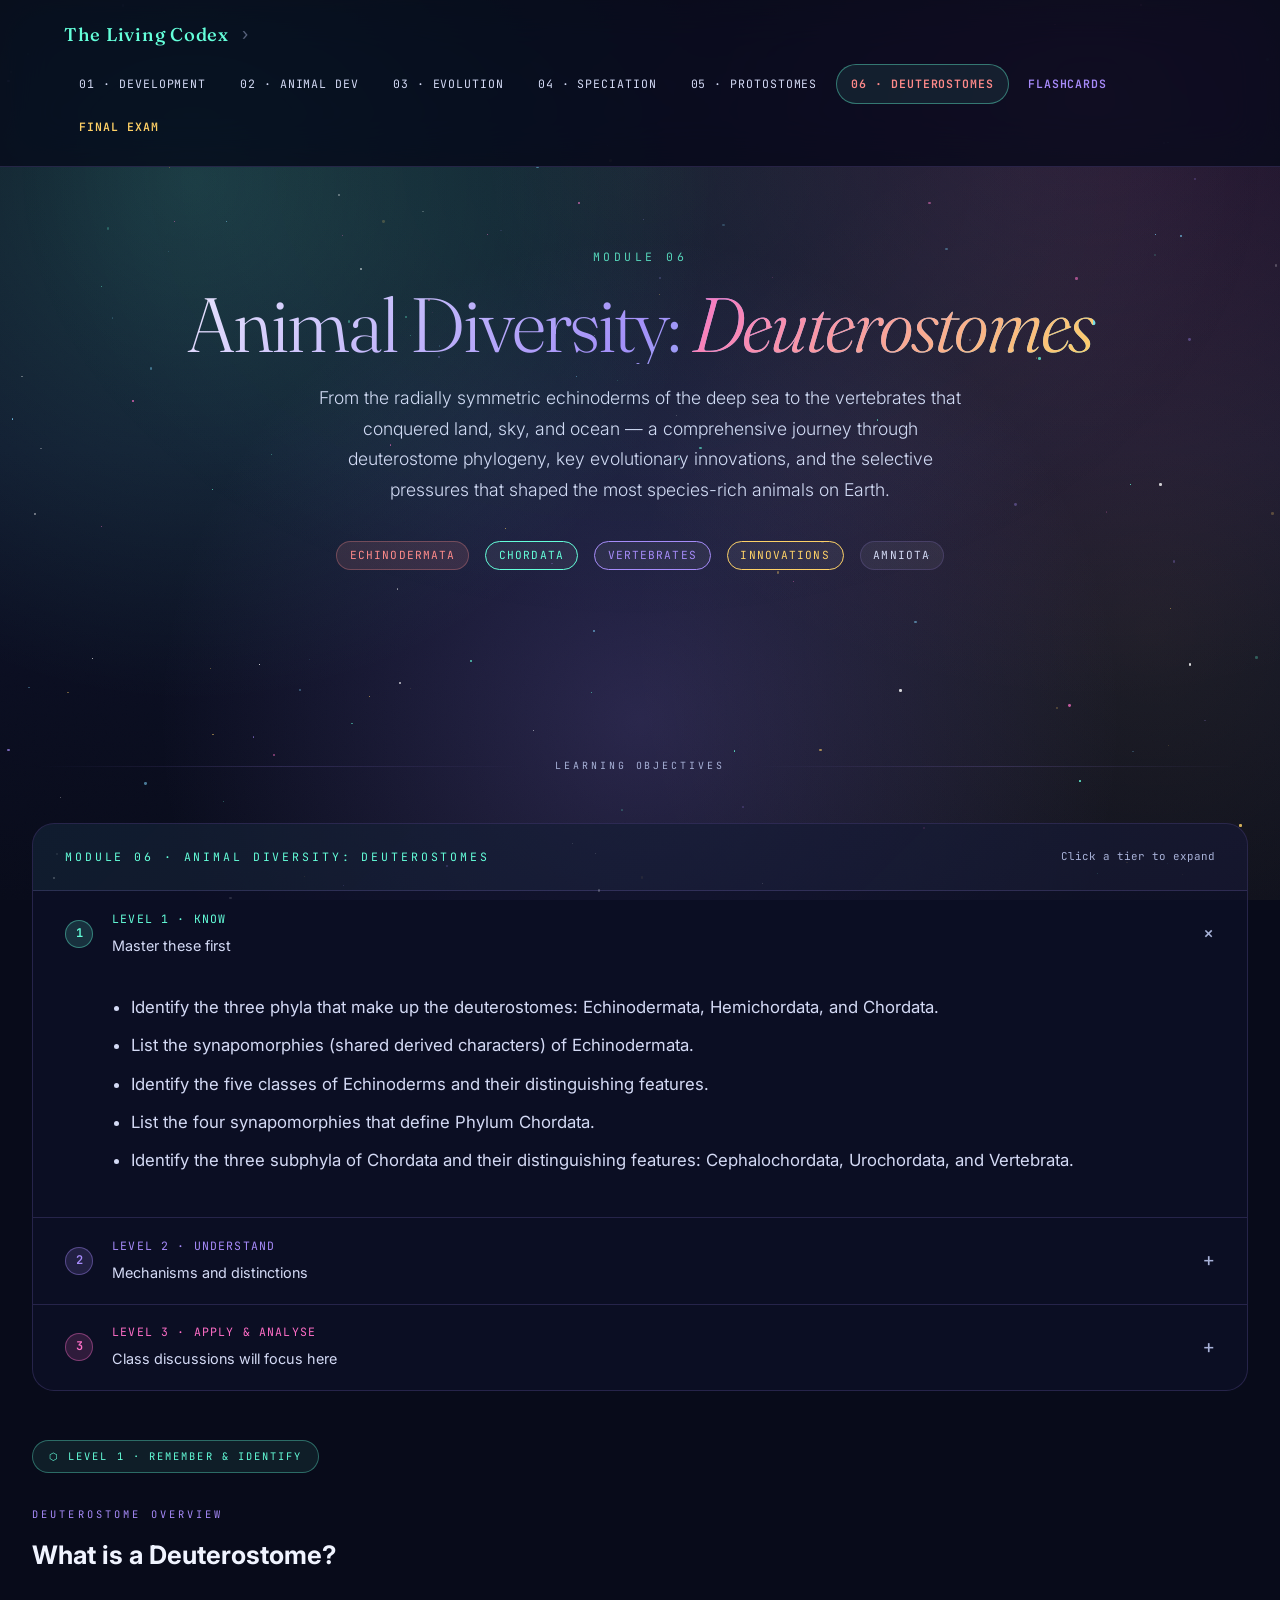
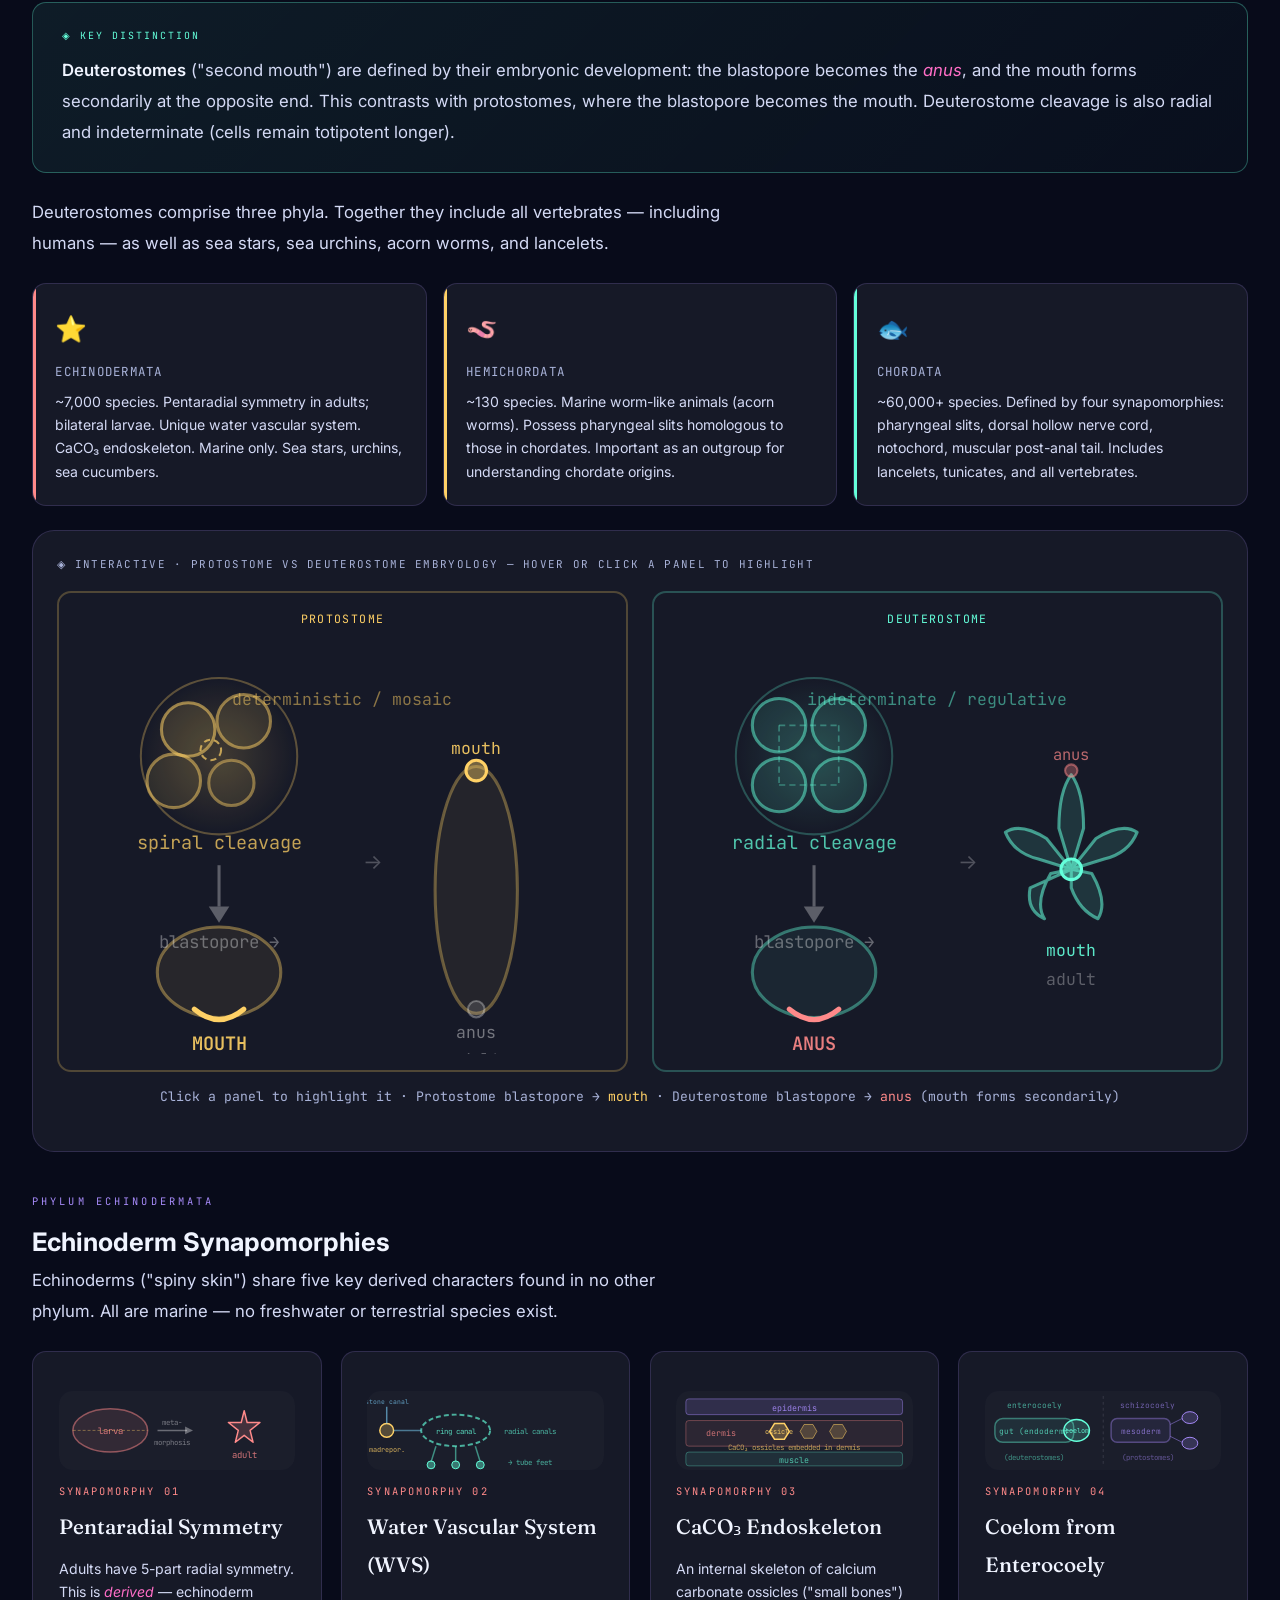
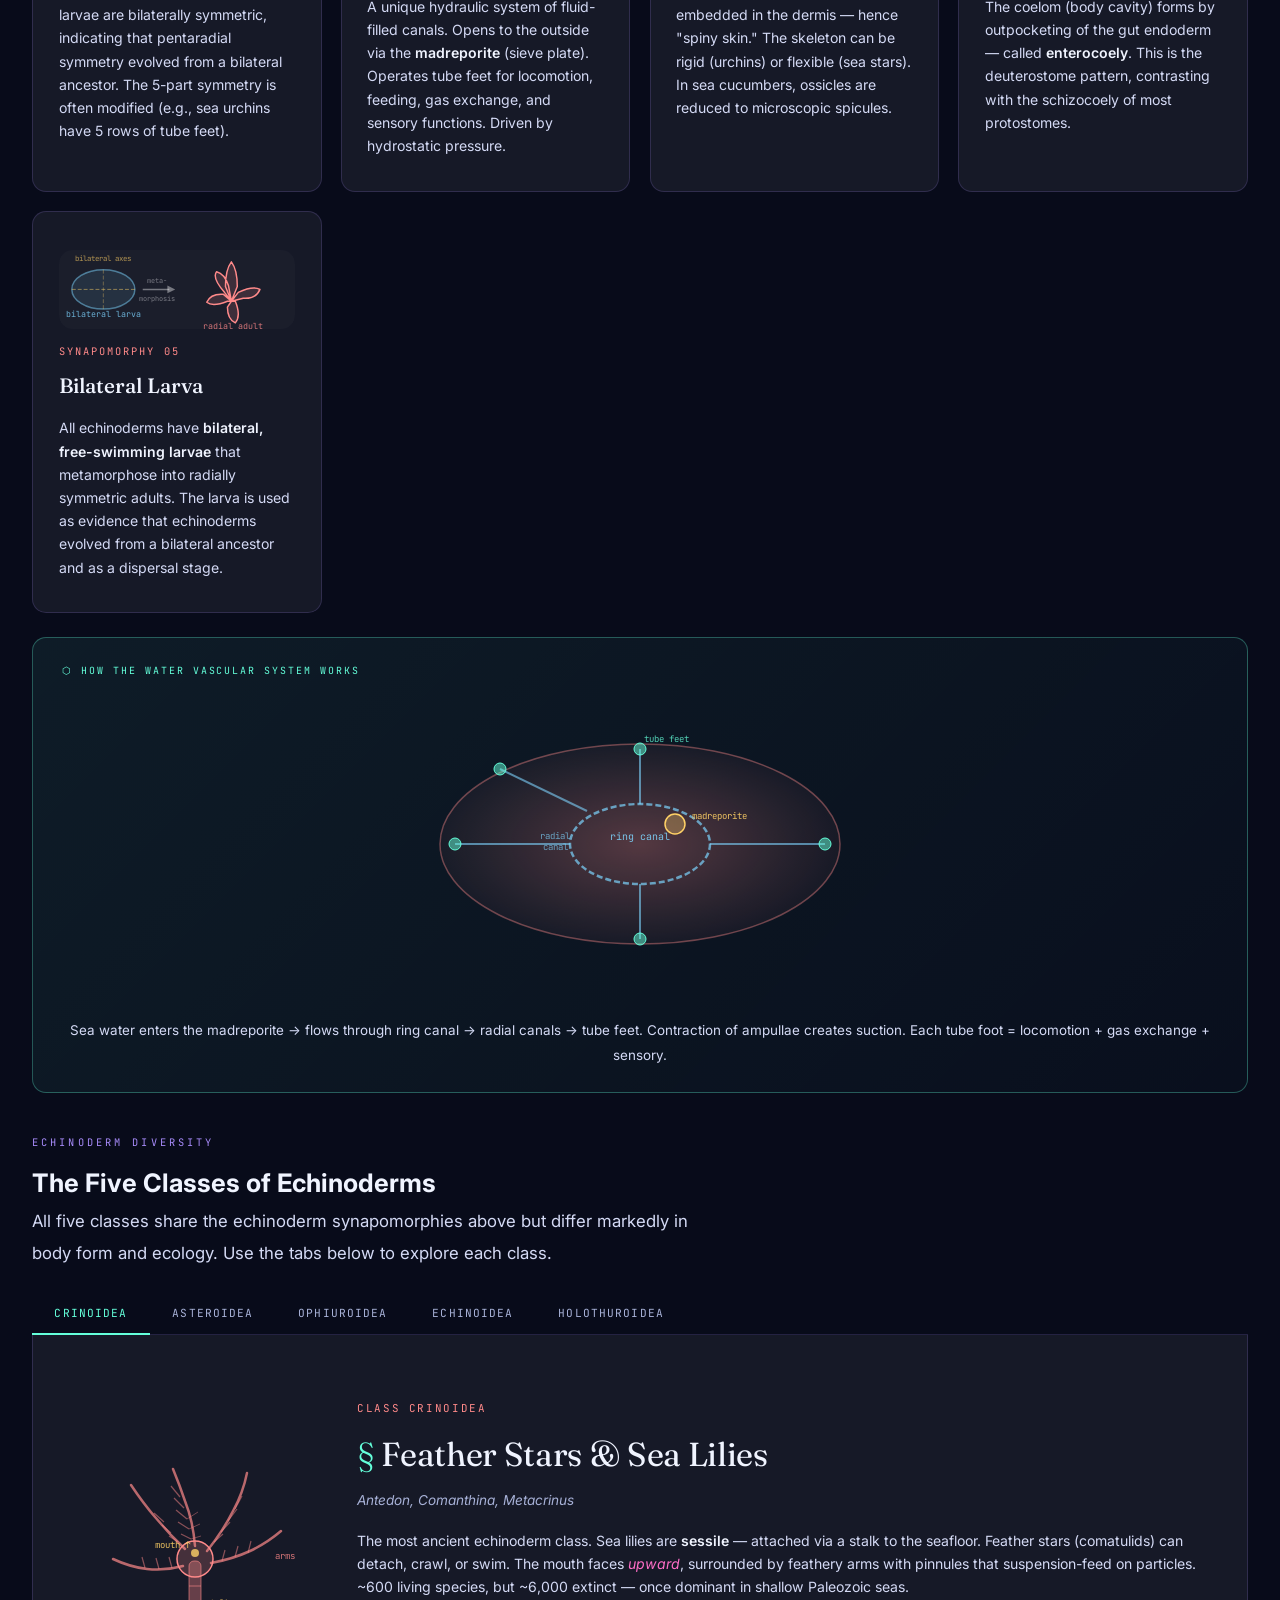
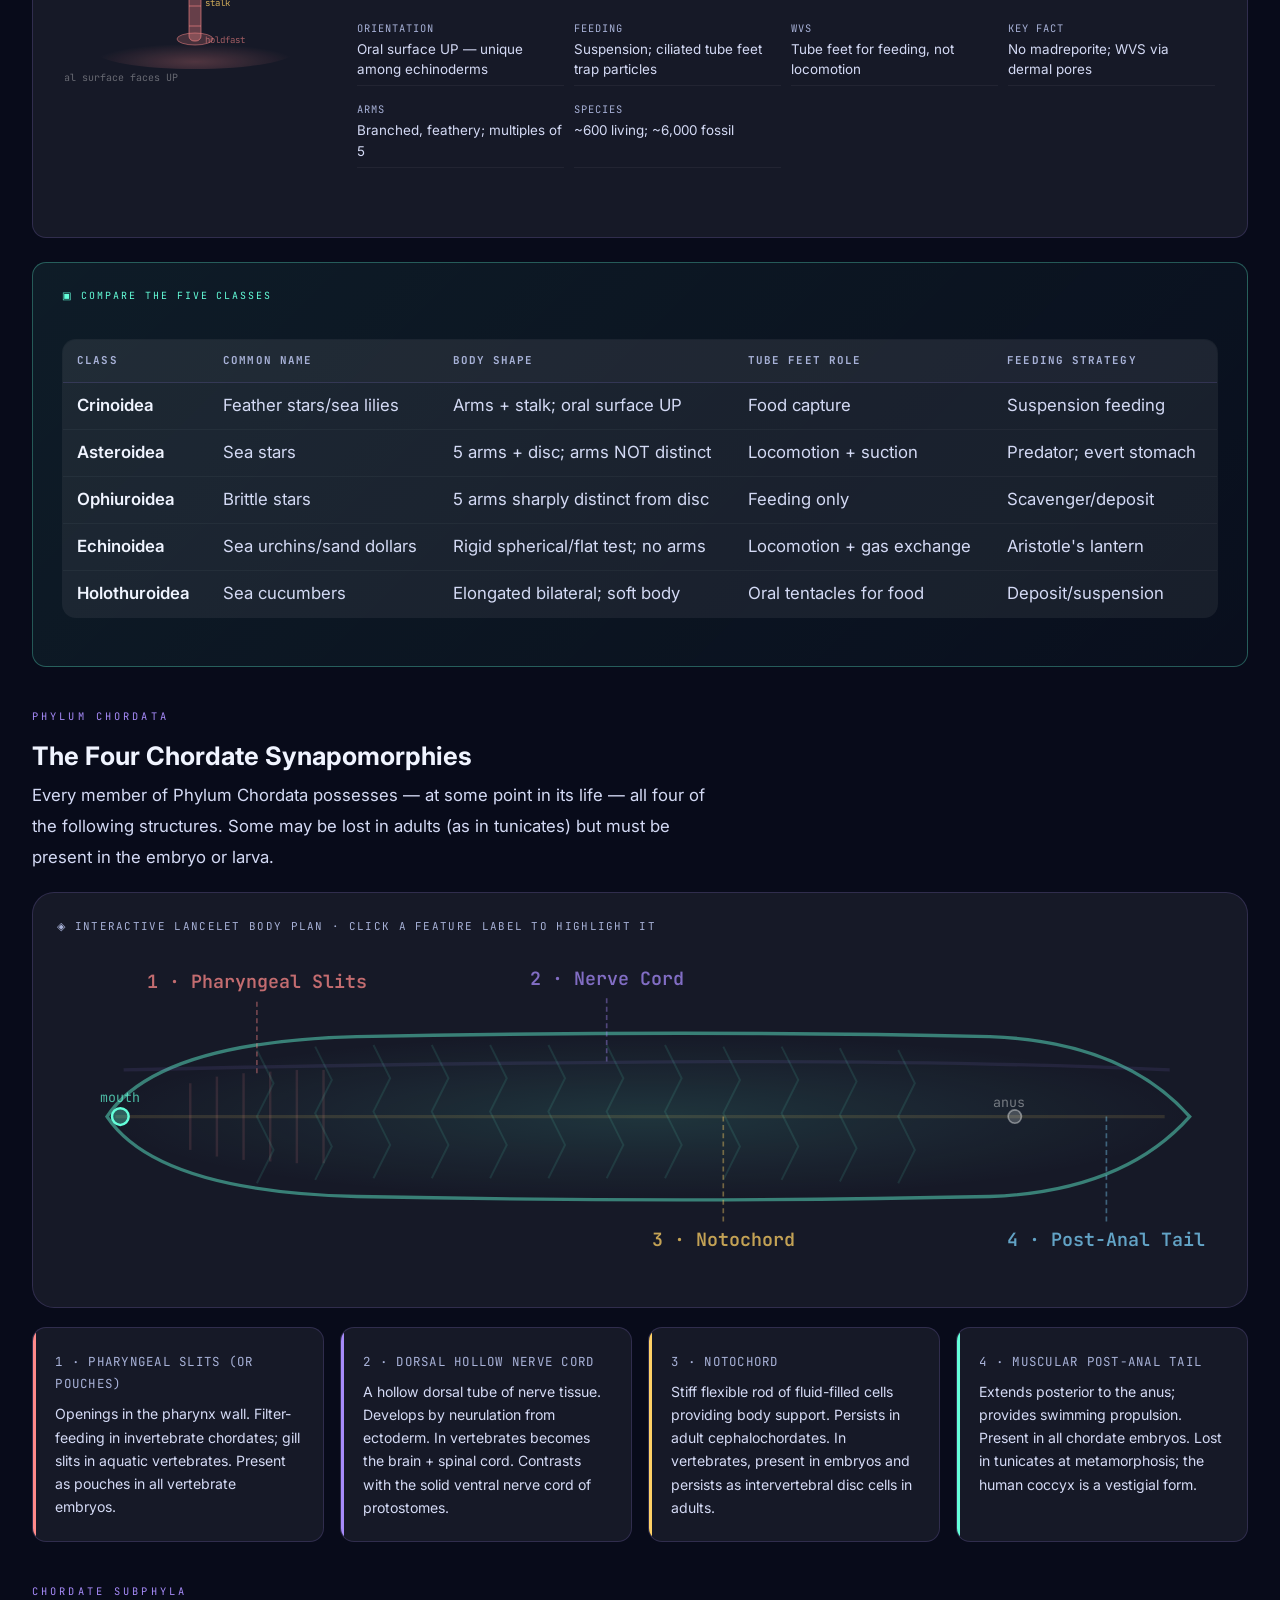
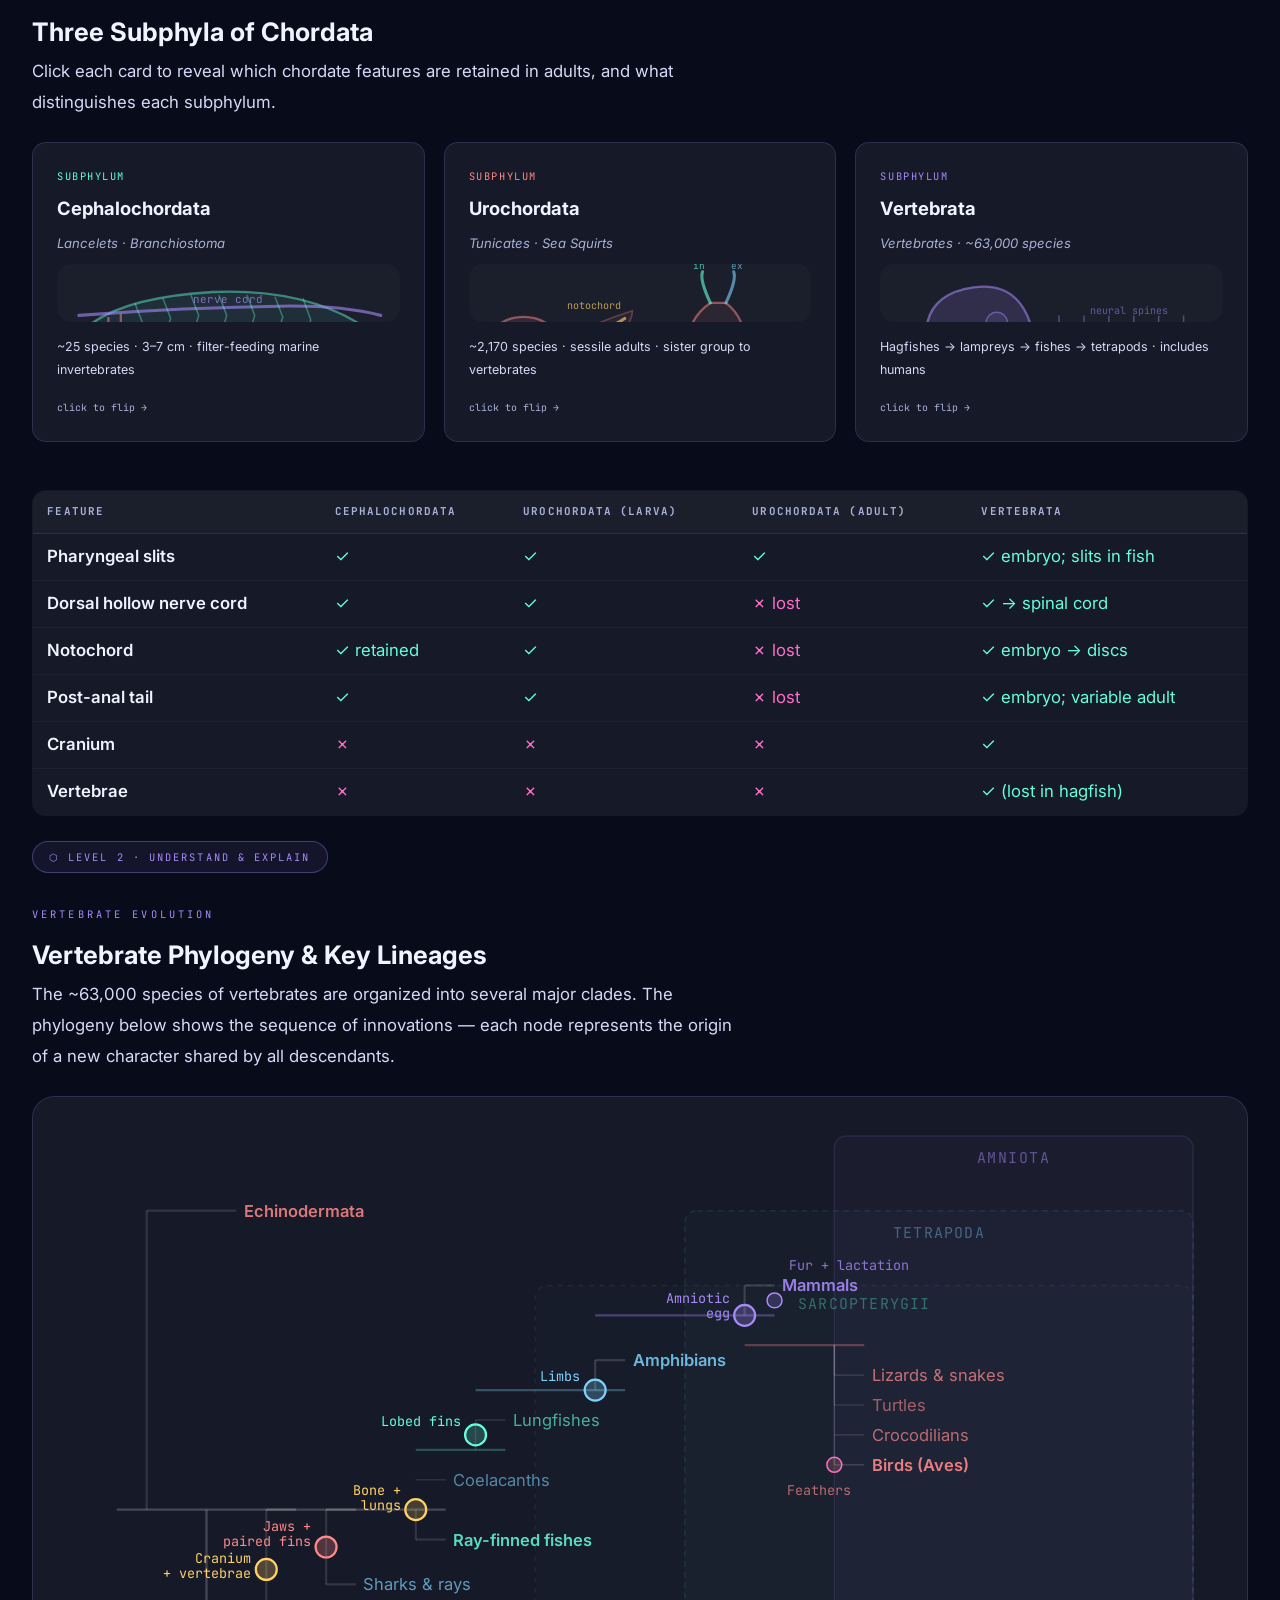
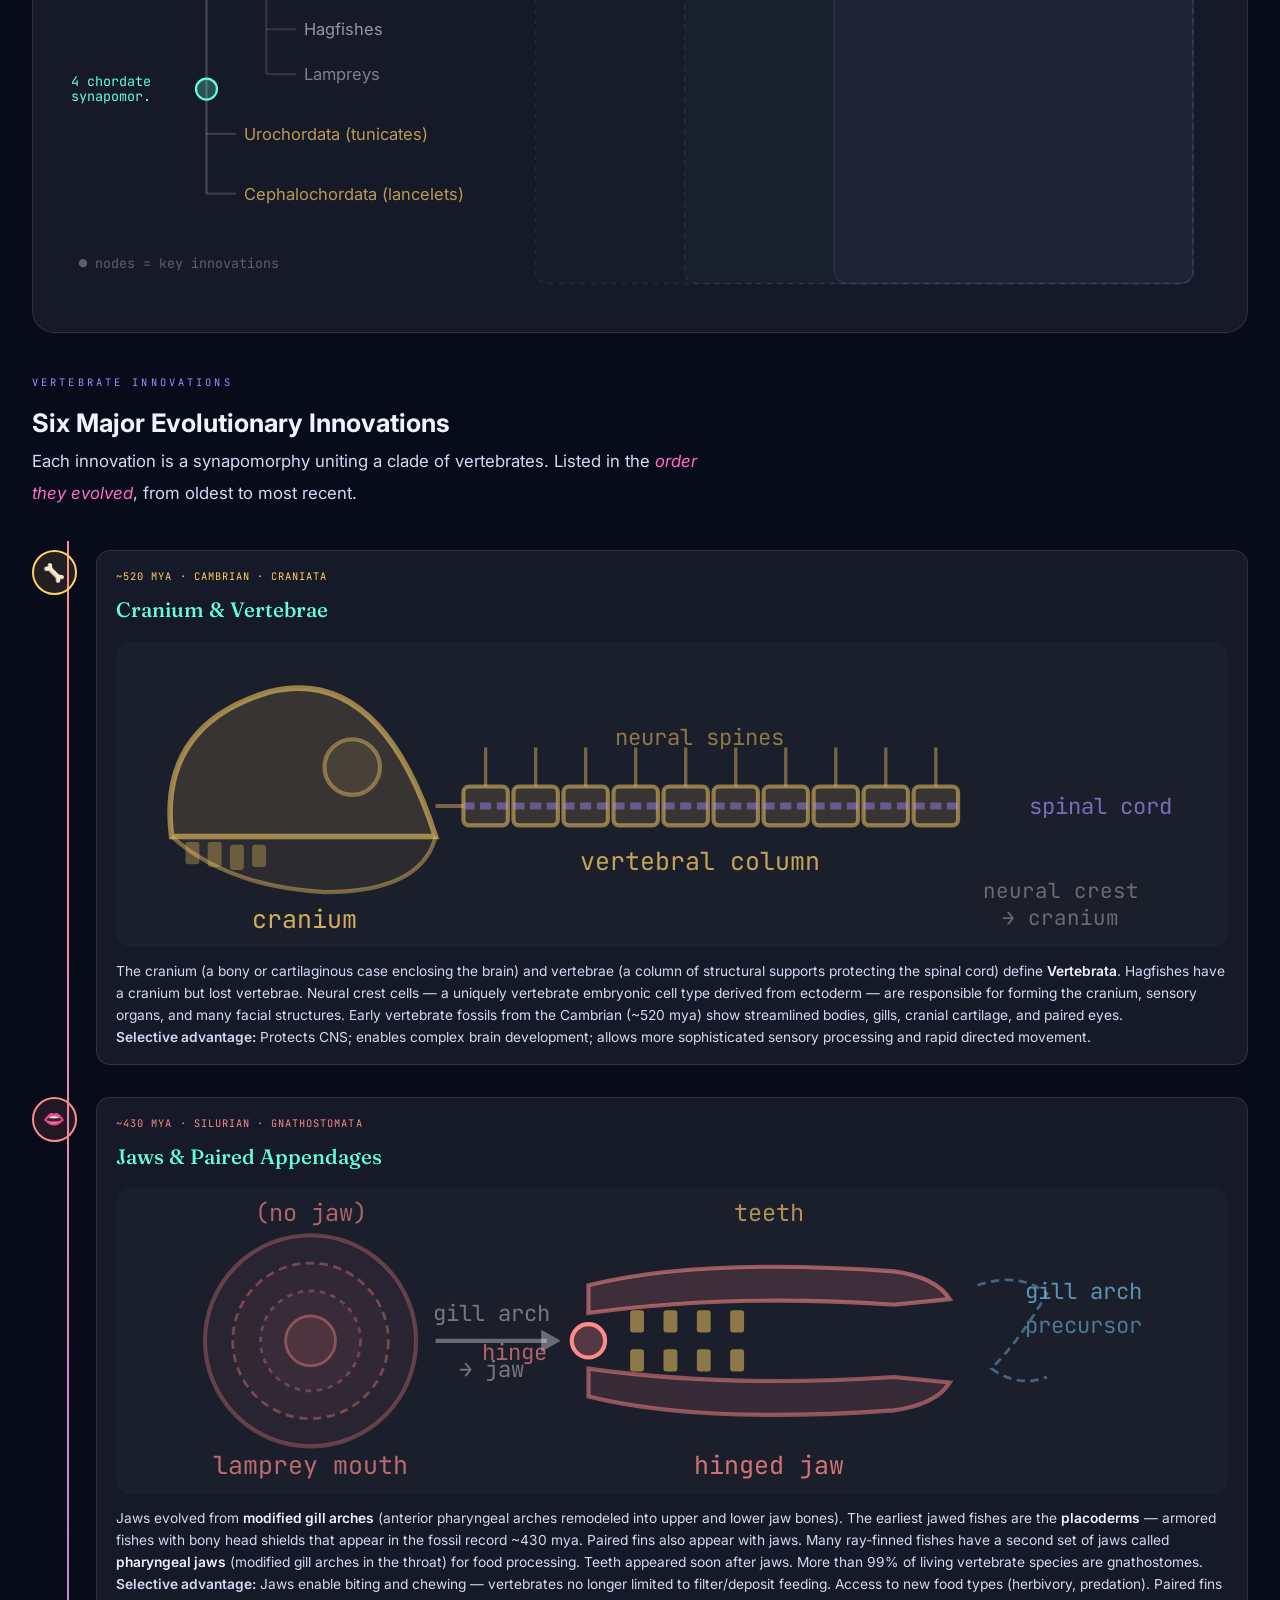
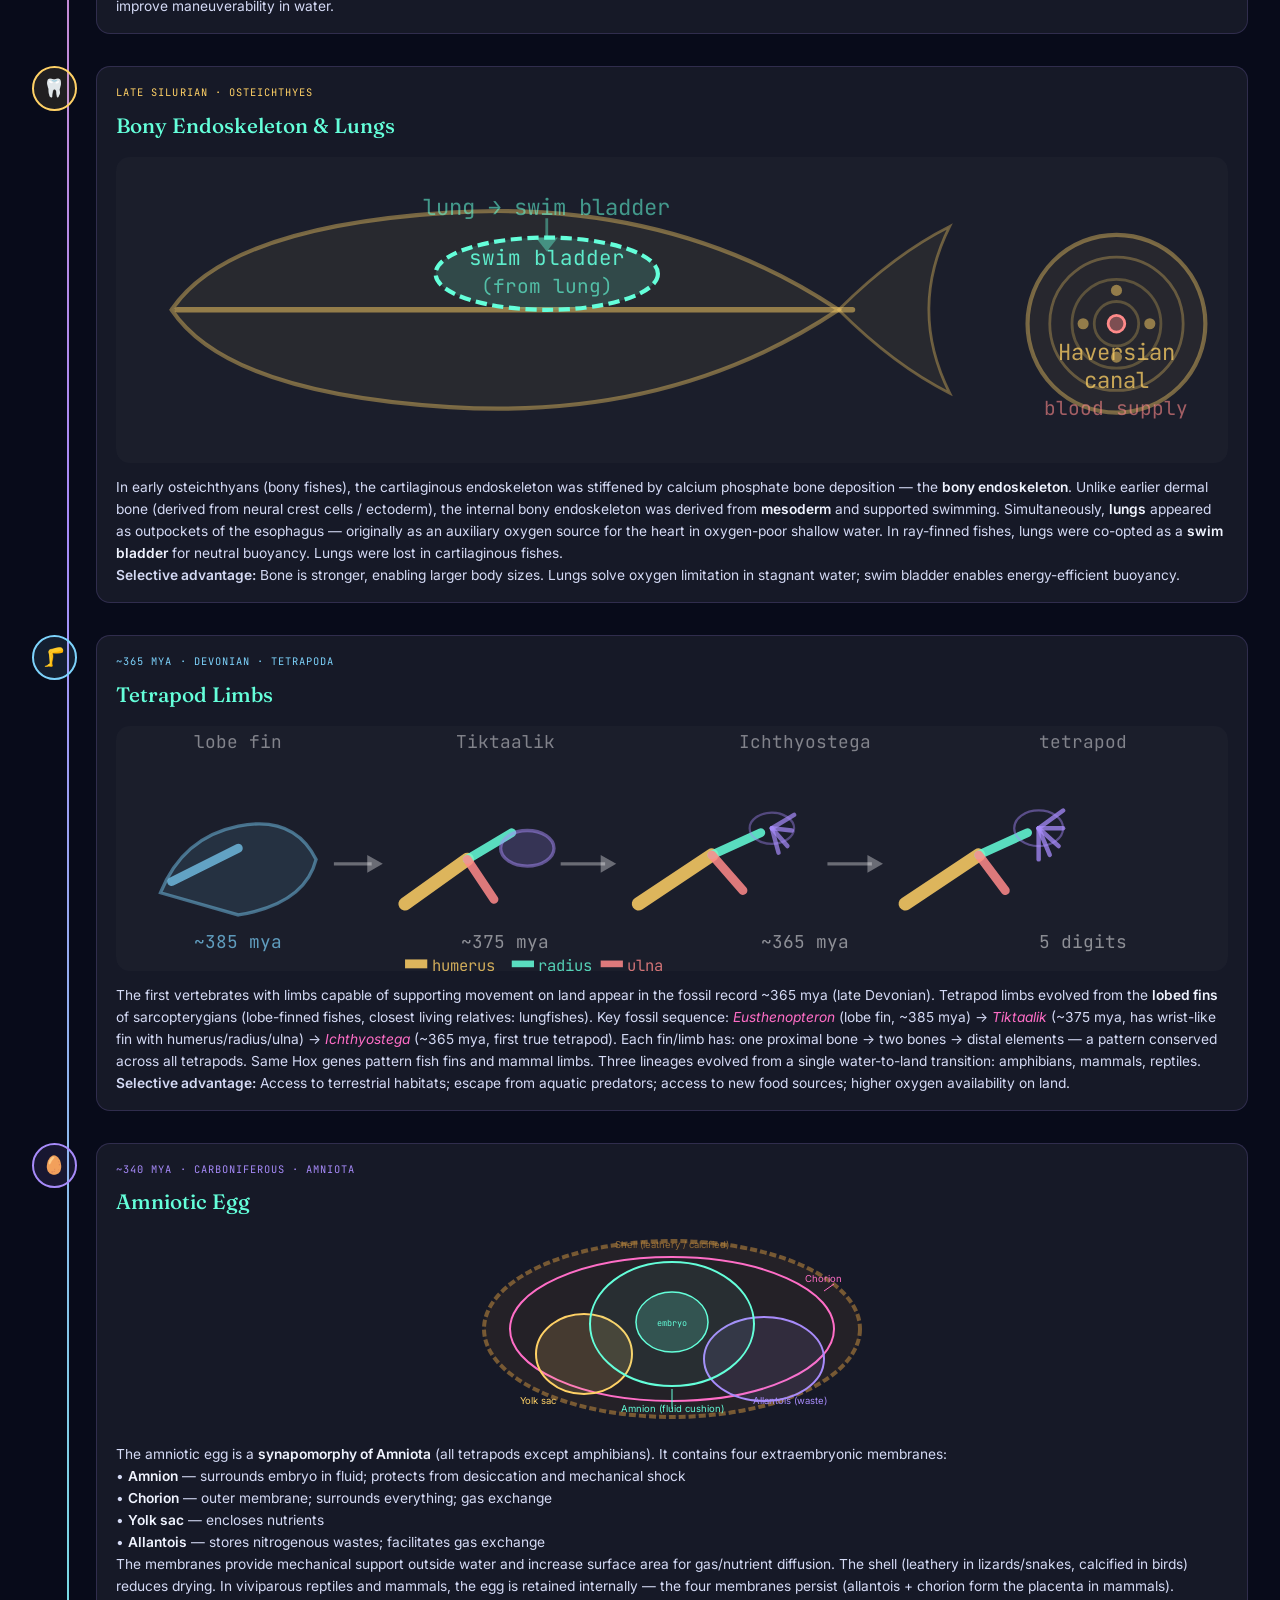
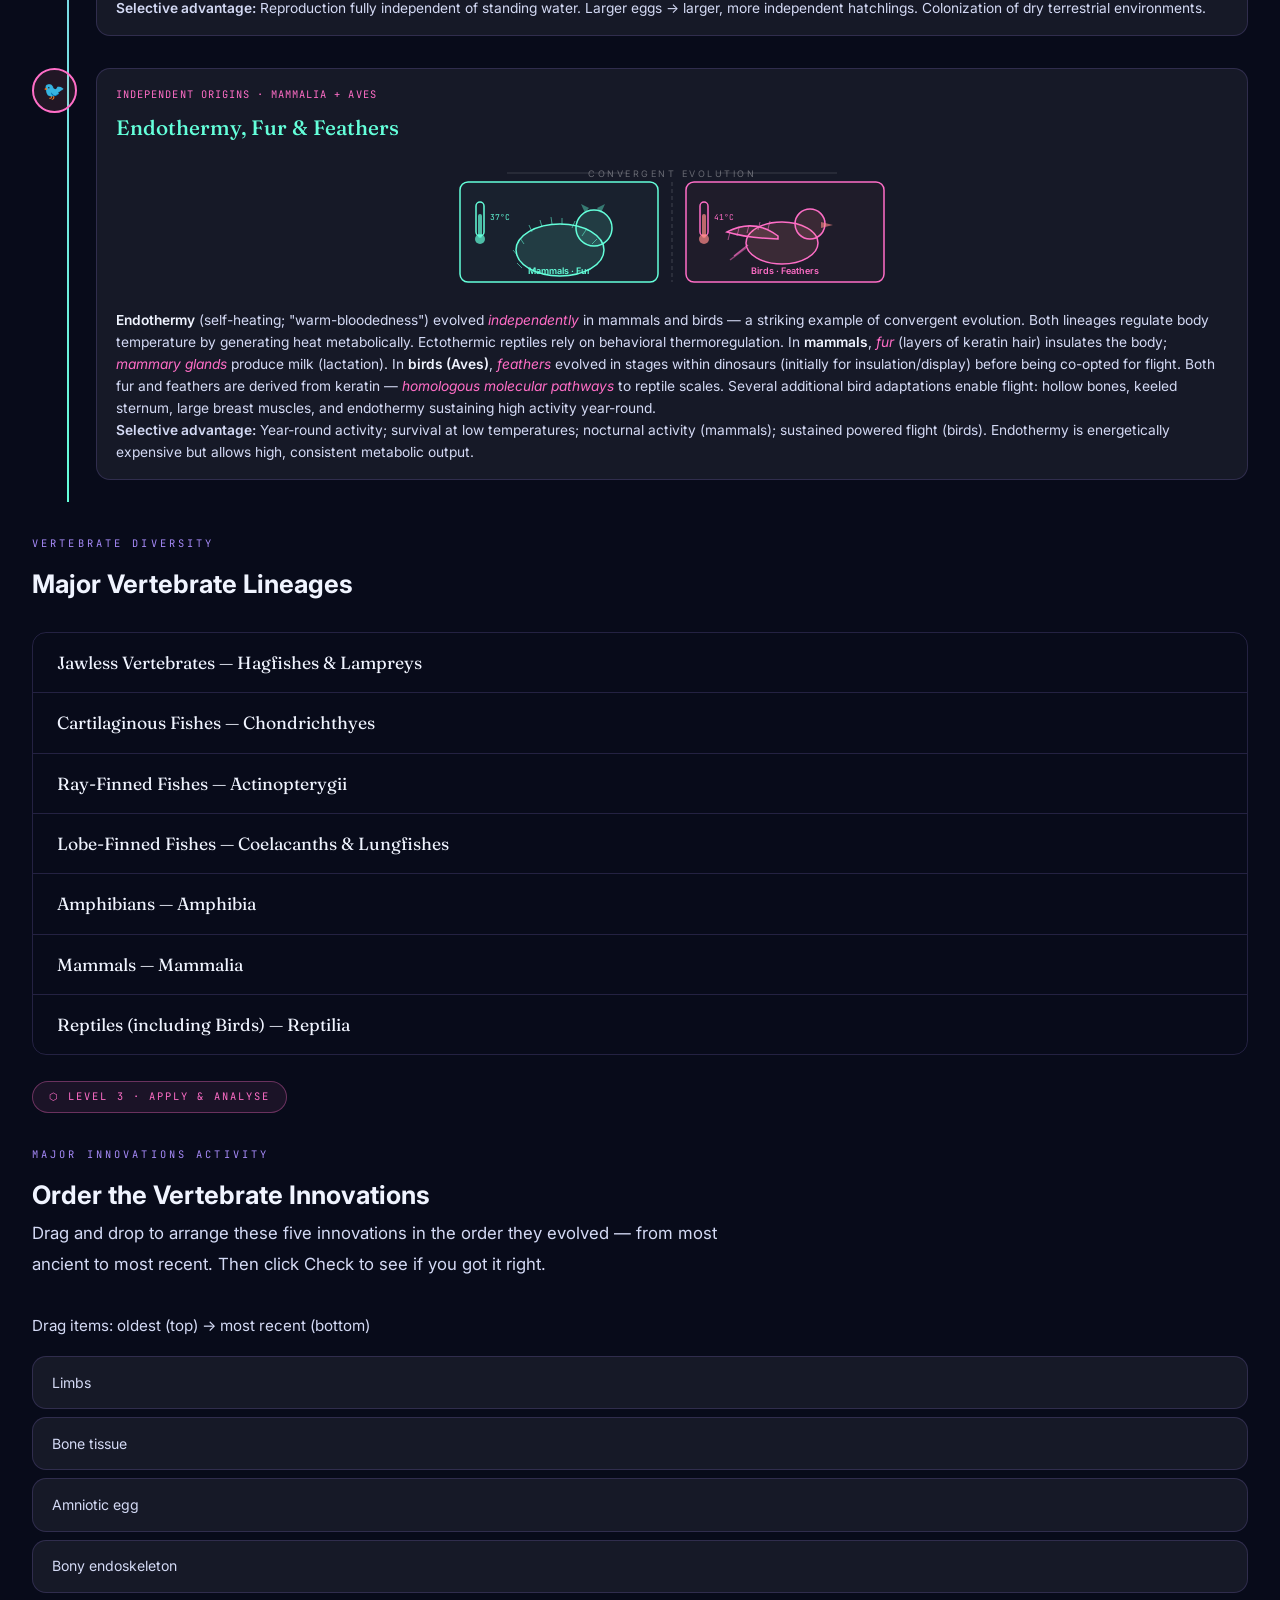
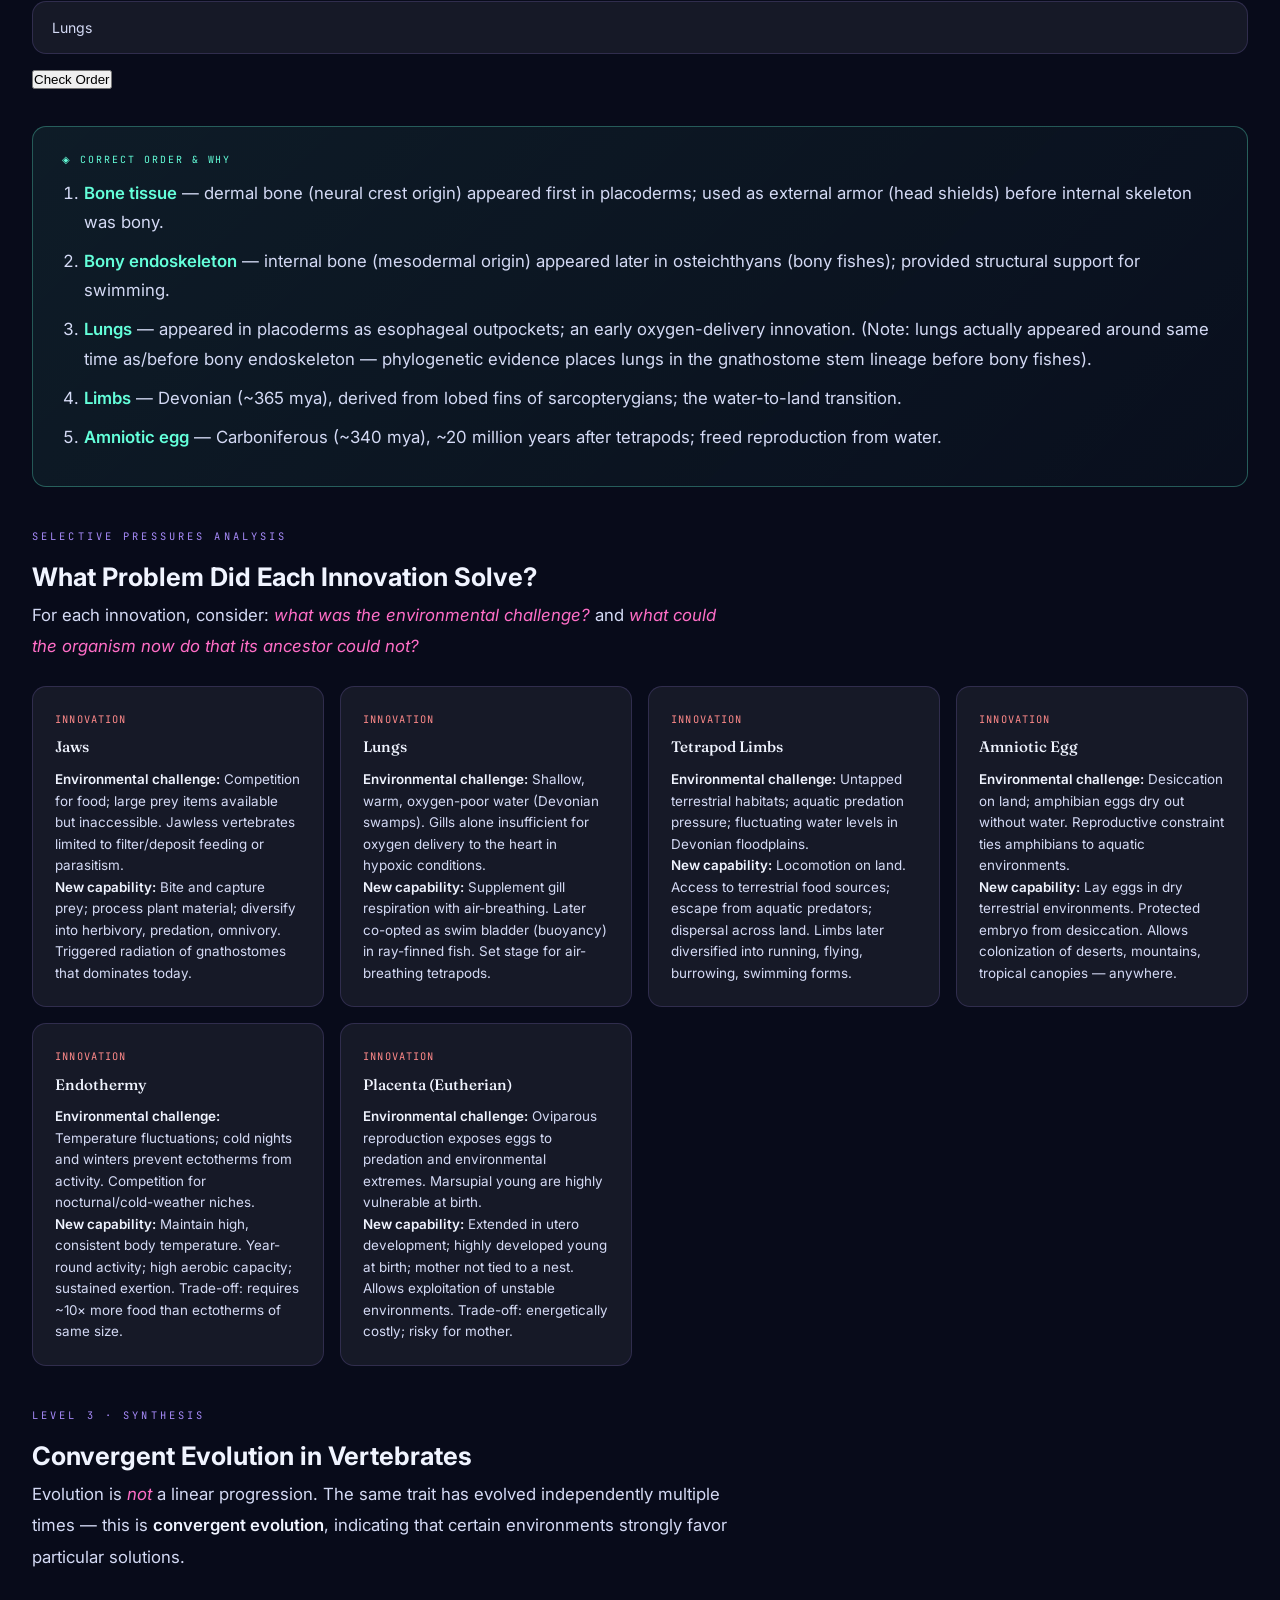
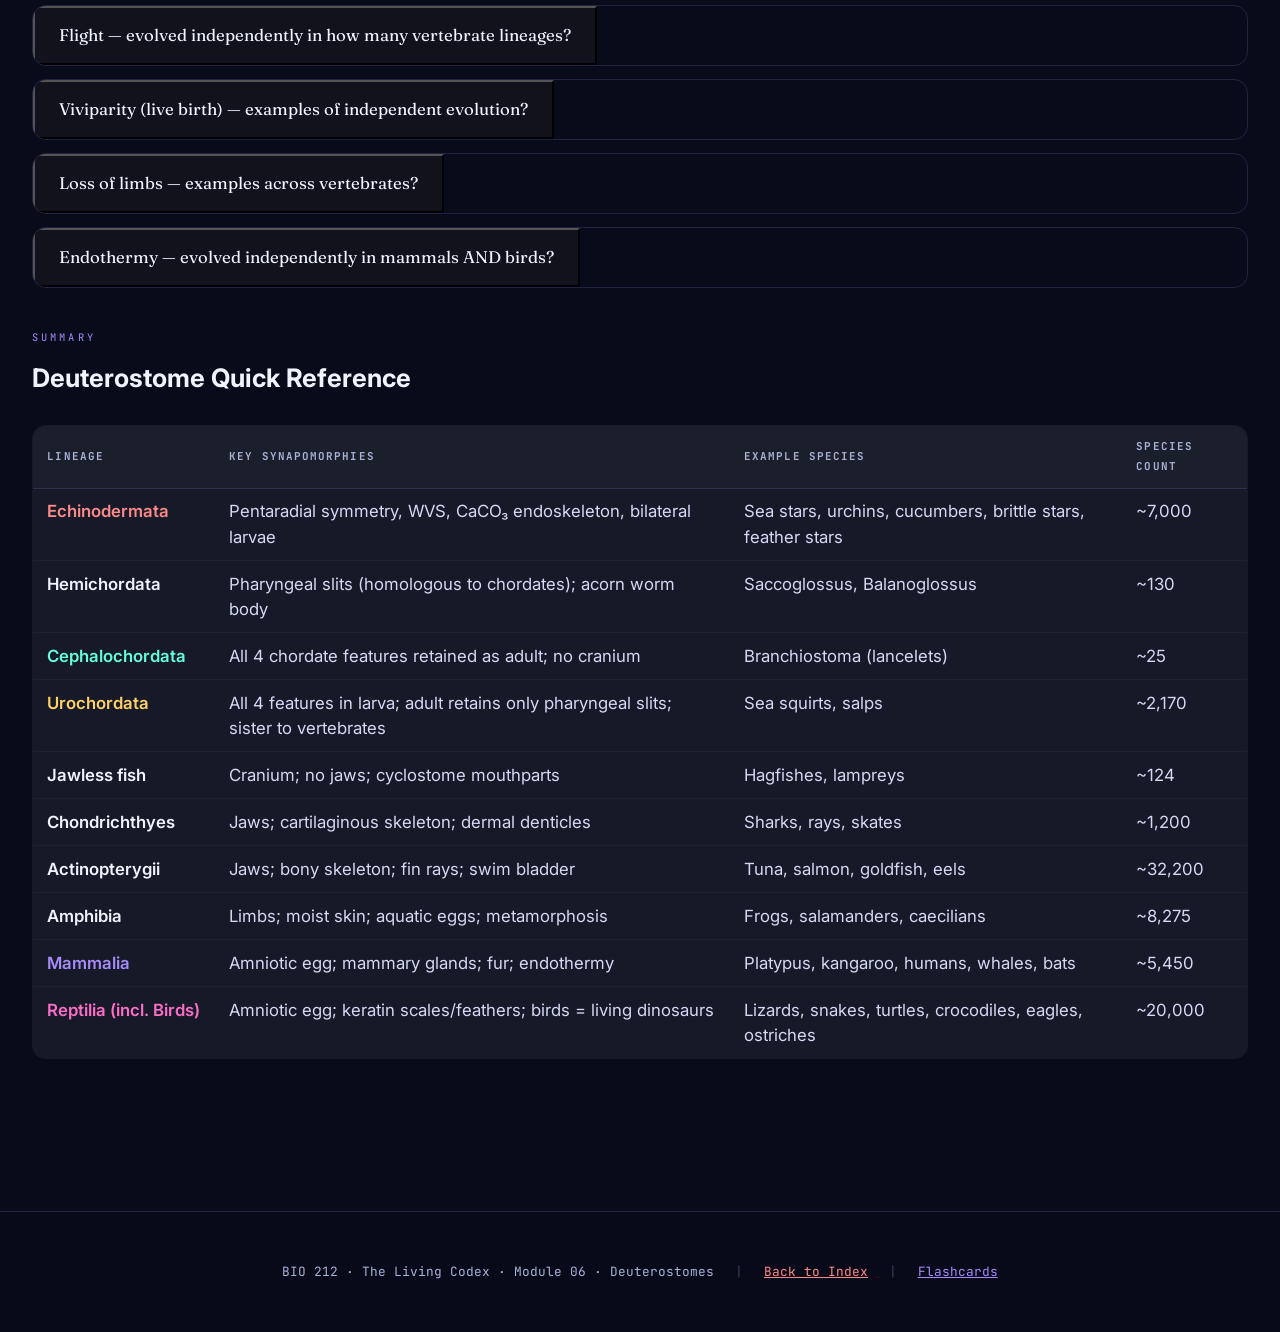
<file: module-06.html>
<!DOCTYPE html>
<html lang="en">
<head>
<meta charset="UTF-8">
<meta name="viewport" content="width=device-width, initial-scale=1.0">
<title>Module 06 · Animal Diversity: Deuterostomes · BIO 212</title>
<link rel="preconnect" href="https://fonts.googleapis.com">
<link rel="preconnect" href="https://fonts.gstatic.com" crossorigin>
<link href="https://fonts.googleapis.com/css2?family=Fraunces:ital,opsz,wght@0,9..144,300..900;1,9..144,300..900&family=Inter:wght@300;400;500;600;700&family=JetBrains+Mono:wght@400;600&display=swap" rel="stylesheet">
<link rel="stylesheet" href="styles.css">
<style>
/* ── Coral accent helpers ── */
.c-coral::before { background: var(--coral) !important; }
.accent-coral { color: var(--coral); }
.pill.coral { background: rgba(255,138,138,0.12); color: var(--coral); border: 1px solid rgba(255,138,138,0.3); }

/* ── Char cards (reuse from m05) ── */
.char-grid { display:grid; grid-template-columns:repeat(auto-fit,minmax(220px,1fr)); gap:1rem; margin:1.5rem 0; }
.char-card { background:var(--glass); border:1px solid var(--line); border-radius:var(--radius-sm); padding:1.4rem; position:relative; overflow:hidden; }
.char-card::before { content:''; position:absolute; left:0; top:0; bottom:0; width:3px; }
.char-card.c-teal::before  { background:var(--teal); }
.char-card.c-violet::before{ background:var(--violet); }
.char-card.c-gold::before  { background:var(--gold); }
.char-card.c-rose::before  { background:var(--rose); }
.char-card.c-lime::before  { background:var(--lime); }
.char-card.c-coral::before { background:var(--coral); }
.char-card.c-sky::before   { background:var(--sky); }
.char-icon { font-size:1.6rem; margin-bottom:0.5rem; display:block; }
.char-title { font-family:var(--mono); font-size:0.78rem; letter-spacing:0.1em; text-transform:uppercase; color:var(--ink-dim); margin-bottom:0.4rem; }
.char-card p { font-size:0.88rem; color:var(--ink-soft); line-height:1.65; margin:0; }

/* ── BP grid ── */
.bp-grid { display:grid; grid-template-columns:repeat(auto-fit,minmax(240px,1fr)); gap:1.2rem; margin:1.5rem 0; }
.bp-card { background:var(--glass); border:1px solid var(--line); border-radius:var(--radius-sm); padding:1.6rem; transition:all 0.3s; }
.bp-card:hover { transform:translateY(-3px); border-color:rgba(255,138,138,0.3); }
.bp-num { font-family:var(--mono); font-size:0.65rem; letter-spacing:0.2em; text-transform:uppercase; color:var(--coral); margin-bottom:0.4rem; }
.bp-card h4 { margin:0 0 0.7rem; color:var(--ink); }
.bp-card p { font-size:0.88rem; color:var(--ink-soft); line-height:1.65; margin:0 0 0.5rem; }

/* ── Phylum profile cards ── */
.phylum-card { background:var(--glass); border:1px solid var(--line); border-radius:var(--radius); padding:1.8rem 2rem; margin:1.5rem 0; position:relative; overflow:hidden; }
.phylum-card::before { content:''; position:absolute; top:0; left:0; right:0; height:3px; }
.phylum-card.coral::before  { background:linear-gradient(90deg,var(--coral),var(--gold)); }
.phylum-card.teal::before   { background:linear-gradient(90deg,var(--teal),var(--sky)); }
.phylum-card.violet::before { background:linear-gradient(90deg,var(--violet),var(--rose)); }
.phylum-card.gold::before   { background:linear-gradient(90deg,var(--gold),var(--lime)); }
.phylum-card.sky::before    { background:linear-gradient(90deg,var(--sky),var(--teal)); }
.phylum-name { font-family:var(--mono); font-size:0.68rem; letter-spacing:0.15em; text-transform:uppercase; color:var(--ink-dim); margin-bottom:0.3rem; }
.phylum-card h3 { margin:0 0 0.2rem; }
.phylum-examples { font-style:italic; color:var(--ink-dim); font-size:0.85rem; margin-bottom:1rem; }
.feat-grid { display:grid; grid-template-columns:repeat(auto-fit,minmax(180px,1fr)); gap:0.6rem; margin:0.8rem 0; }
.feat-item { font-size:0.84rem; color:var(--ink-soft); line-height:1.5; padding:0.4rem 0; border-bottom:1px solid rgba(255,255,255,0.05); }
.feat-label { font-family:var(--mono); font-size:0.65rem; color:var(--ink-dim); text-transform:uppercase; letter-spacing:0.1em; display:block; margin-bottom:0.15rem; }

/* ── Comparison table ── */
.compare-wide { width:100%; border-collapse:collapse; font-size:0.84rem; margin:1.5rem 0; }
.compare-wide th { font-family:var(--mono); font-size:0.68rem; letter-spacing:0.1em; text-transform:uppercase; color:var(--ink-dim); text-align:left; padding:0.7rem 0.9rem; border-bottom:1px solid var(--line); background:rgba(255,255,255,0.02); }
.compare-wide td { padding:0.65rem 0.9rem; border-bottom:1px solid rgba(255,255,255,0.04); vertical-align:top; line-height:1.5; }
.compare-wide tr:last-child td { border-bottom:none; }
.compare-wide tr:hover td { background:rgba(255,255,255,0.02); }
.row-head { font-weight:600; color:var(--ink); white-space:nowrap; }
.yes { color:var(--teal); }
.no  { color:var(--rose); }

/* ── Innovation timeline ── */
.innov-track { display:flex; flex-direction:column; gap:0; margin:2rem 0; position:relative; }
.innov-track::before { content:''; position:absolute; left:2.2rem; top:0; bottom:0; width:2px; background:linear-gradient(180deg,var(--coral),var(--violet),var(--teal)); }
.innov-step { display:flex; gap:1.2rem; align-items:flex-start; padding:0.6rem 0 1.4rem; position:relative; }
.innov-node { width:2.8rem; height:2.8rem; border-radius:50%; display:flex; align-items:center; justify-content:center; font-size:1.1rem; flex-shrink:0; z-index:1; border:2px solid; }
.innov-body { flex:1; background:var(--glass); border:1px solid var(--line); border-radius:var(--radius-sm); padding:1rem 1.2rem; }
.innov-era { font-family:var(--mono); font-size:0.65rem; letter-spacing:0.1em; text-transform:uppercase; margin-bottom:0.3rem; }
.innov-body h4 { margin:0 0 0.4rem; }
.innov-body p { font-size:0.86rem; color:var(--ink-soft); line-height:1.6; margin:0; }
.innov-adv { margin-top:0.5rem; font-size:0.82rem; color:var(--teal); }
.innov-adv strong { color:var(--ink-soft); }

/* ── Echinoderm class tabs ── */
.class-tabs { margin:1.5rem 0; }

/* ── Echinoderm panel layout (visual + info side by side) ── */
.echi-panel {
  display: grid;
  grid-template-columns: 260px 1fr;
  gap: 2rem;
  align-items: start;
  padding: 1.5rem 0;
}
@media (max-width: 660px) {
  .echi-panel { grid-template-columns: 1fr; }
  .echi-visual { display: flex; justify-content: center; }
}
.echi-visual svg { display: block; }
.echi-info { padding-top: 0.5rem; }

/* ── Flip card for chordate subphyla ── */
.flipcard-grid { display:grid; grid-template-columns:repeat(auto-fit,minmax(260px,1fr)); gap:1.2rem; margin:1.5rem 0; }
.flipcard { height:300px; perspective:900px; cursor:pointer; }
.flipcard-inner { position:relative; width:100%; height:100%; transition:transform 0.6s; transform-style:preserve-3d; }
.flipcard.flipped .flipcard-inner { transform:rotateY(180deg); }
.flipcard-front, .flipcard-back { position:absolute; inset:0; backface-visibility:hidden; border-radius:var(--radius-sm); border:1px solid var(--line); padding:1.5rem; display:flex; flex-direction:column; justify-content:center; }
.flipcard-front { background:var(--glass); }
.flipcard-back { background:var(--bg-2); transform:rotateY(180deg); }
.fc-label { font-family:var(--mono); font-size:0.65rem; letter-spacing:0.15em; text-transform:uppercase; color:var(--ink-dim); margin-bottom:0.4rem; }
.fc-title { font-size:1.15rem; font-weight:700; color:var(--ink); margin:0 0 0.4rem; }
.fc-sub { font-style:italic; font-size:0.82rem; color:var(--ink-dim); }
.fc-hint { font-family:var(--mono); font-size:0.62rem; color:var(--ink-dim); margin-top:auto; }
.fc-back-list { list-style:none; margin:0; padding:0; }
.fc-back-list li { font-size:0.83rem; color:var(--ink-soft); line-height:1.7; padding-left:1rem; position:relative; }
.fc-back-list li::before { content:'›'; position:absolute; left:0; color:var(--coral); }

/* ── Phylo SVG wrapper ── */
.phylo-wrap { background:var(--glass); border:1px solid var(--line); border-radius:var(--radius); padding:1.5rem; margin:1.5rem 0; overflow-x:auto; }

/* ── Innovation quiz ── */
.innov-quiz { margin:2rem 0; }
.iq-prompt { font-size:0.95rem; color:var(--ink-soft); margin-bottom:1rem; }
.iq-items { display:flex; flex-direction:column; gap:0.5rem; }
.iq-item { background:var(--glass); border:1px solid var(--line); border-radius:var(--radius-sm); padding:0.8rem 1.2rem; cursor:grab; font-size:0.88rem; color:var(--ink-soft); transition:background 0.2s; user-select:none; }
.iq-item:active { cursor:grabbing; }
.iq-item.dragging { opacity:0.4; }
.iq-item.over { border-color:var(--coral); background:rgba(255,138,138,0.08); }
.iq-btn { margin-top:1rem; }
.iq-feedback { margin-top:0.8rem; font-size:0.88rem; }
.iq-feedback.correct { color:var(--teal); }
.iq-feedback.wrong { color:var(--rose); }

/* ── Selective pressure activity ── */
.sp-grid { display:grid; grid-template-columns:repeat(auto-fit,minmax(260px,1fr)); gap:1rem; margin:1.5rem 0; }
.sp-card { background:var(--glass); border:1px solid var(--line); border-radius:var(--radius-sm); padding:1.4rem; }
.sp-card h4 { margin:0 0 0.5rem; color:var(--ink); font-size:0.95rem; }
.sp-label { font-family:var(--mono); font-size:0.65rem; letter-spacing:0.1em; text-transform:uppercase; color:var(--coral); margin-bottom:0.3rem; }
.sp-card p { font-size:0.84rem; color:var(--ink-soft); line-height:1.6; margin:0; }
.sp-adv { margin-top:0.6rem; font-size:0.82rem; color:var(--sky); }

/* ── WVS diagram labels ── */
.wvs-diagram { max-width:500px; margin:1.5rem auto; }
</style>
</head>
<body>

<div class="progress-bar" id="progress-bar"></div>
<div class="aurora"></div>
<div class="grain"></div>
<div id="stars" style="position:fixed;inset:0;z-index:-2;overflow:hidden;pointer-events:none;"></div>

<!-- ══════ NAV ══════ -->
<nav class="module-nav">
  <div style="max-width:1280px;margin:0 auto;padding:0.6rem 2rem;display:flex;align-items:center;gap:0.8rem;flex-wrap:wrap;">
    <a href="index.html" class="home-link">The Living Codex</a>
    <span style="color:var(--ink-dim);opacity:0.5;">›</span>
    <div class="nav-links">
      <a href="module-01.html">01 · Development</a>
      <a href="module-02.html">02 · Animal Dev</a>
      <a href="module-03.html">03 · Evolution</a>
      <a href="module-04.html">04 · Speciation</a>
      <a href="module-05.html">05 · Protostomes</a>
      <a href="module-06.html" class="active" style="color:var(--coral);font-weight:600;">06 · Deuterostomes</a>
      <a href="flashcards.html" style="color:var(--violet);font-weight:600;">Flashcards</a>
      <a href="exam.html" style="color:var(--gold);font-weight:600;">Final Exam</a>
    </div>
  </div>
</nav>

<!-- ══════ HERO ══════ -->
<header class="page-hero">
  <div class="module-eyebrow">Module 06</div>
  <h1>Animal Diversity: <em>Deuterostomes</em></h1>
  <p class="page-desc">From the radially symmetric echinoderms of the deep sea to the vertebrates that conquered land, sky, and ocean — a comprehensive journey through deuterostome phylogeny, key evolutionary innovations, and the selective pressures that shaped the most species-rich animals on Earth.</p>
  <div class="hero-tags">
    <span class="pill coral">Echinodermata</span>
    <span class="pill teal">Chordata</span>
    <span class="pill violet">Vertebrates</span>
    <span class="pill gold">Innovations</span>
    <span class="pill">Amniota</span>
  </div>
</header>

<main class="container">

  <!-- ══════ LEARNING GOALS ══════ -->
  <section class="reveal">
    <div class="divider">Learning Objectives</div>
    <div class="learning-goals">
      <div class="lg-header">
        <span class="lg-header-title">Module 06 · Animal Diversity: Deuterostomes</span>
        <span style="font-family:var(--mono);font-size:0.68rem;color:var(--ink-dim);margin-left:auto;">Click a tier to expand</span>
      </div>

      <div class="lg-tier tier-1">
        <div class="lg-tier-header">
          <div class="lg-tier-badge">1</div>
          <div><div class="lg-tier-label">Level 1 · Know</div><div style="font-size:var(--text-sm);color:var(--ink-soft);margin-top:0.2rem;">Master these first</div></div>
          <div class="lg-tier-toggle">+</div>
        </div>
        <div class="lg-tier-body"><div class="lg-tier-content"><ul>
          <li>Identify the three phyla that make up the deuterostomes: Echinodermata, Hemichordata, and Chordata.</li>
          <li>List the synapomorphies (shared derived characters) of Echinodermata.</li>
          <li>Identify the five classes of Echinoderms and their distinguishing features.</li>
          <li>List the four synapomorphies that define Phylum Chordata.</li>
          <li>Identify the three subphyla of Chordata and their distinguishing features: Cephalochordata, Urochordata, and Vertebrata.</li>
        </ul></div></div>
      </div>

      <div class="lg-tier tier-2">
        <div class="lg-tier-header">
          <div class="lg-tier-badge">2</div>
          <div><div class="lg-tier-label">Level 2 · Understand</div><div style="font-size:var(--text-sm);color:var(--ink-soft);margin-top:0.2rem;">Mechanisms and distinctions</div></div>
          <div class="lg-tier-toggle">+</div>
        </div>
        <div class="lg-tier-body"><div class="lg-tier-content"><ul>
          <li>Explain the key evolutionary innovations that arose during vertebrate evolution: cranium &amp; vertebrae, jaws, bony endoskeleton, lungs, tetrapod limbs, amniotic egg, endothermy, fur, and feathers.</li>
          <li>Distinguish between the major vertebrate lineages: jawless fishes, cartilaginous fishes, ray-finned fishes, lobe-finned fishes, amphibians, reptiles (including birds), and mammals.</li>
          <li>Explain the selective advantages conferred by each major vertebrate innovation.</li>
          <li>Compare the three subphyla of chordates in terms of which of the four chordate synapomorphies are retained in adults.</li>
          <li>Describe the three major lineages of mammals (monotremes, marsupials, eutherians) and how they differ in reproduction.</li>
        </ul></div></div>
      </div>

      <div class="lg-tier tier-3">
        <div class="lg-tier-header">
          <div class="lg-tier-badge">3</div>
          <div><div class="lg-tier-label">Level 3 · Apply &amp; Analyse</div><div style="font-size:var(--text-sm);color:var(--ink-soft);margin-top:0.2rem;">Class discussions will focus here</div></div>
          <div class="lg-tier-toggle">+</div>
        </div>
        <div class="lg-tier-body"><div class="lg-tier-content"><ul>
          <li>Trace the evolutionary transitions from basal deuterostomes to amniotes using a phylogenetic tree, mapping key innovations onto appropriate nodes.</li>
          <li>Analyze the selective pressures (environmental and biotic) that drove each major vertebrate innovation. For each structure, ask: what problem in the environment does it solve, and what does it allow the organism to do that its ancestors could not?</li>
          <li>Order the following innovations in the sequence they evolved: bone tissue, bony endoskeleton, limbs, lungs, amniotic egg. Justify the ordering with evidence from phylogeny and the fossil record.</li>
          <li>Evaluate convergent evolution in vertebrates — identify two or more cases where the same innovation (e.g., flight, viviparity, loss of limbs) evolved independently in separate lineages.</li>
        </ul></div></div>
      </div>
    </div>
  </section>

  <!-- ══════════════════════════════════════════
       LEVEL 1
  ══════════════════════════════════════════ -->
  <div class="level-badge l1 reveal">⬡ Level 1 · Remember &amp; Identify</div>

  <!-- What are Deuterostomes? -->
  <section class="reveal">
    <div class="section-label">Deuterostome Overview</div>
    <h2>What is a Deuterostome?</h2>
    <div class="callout callout-teal reveal">
      <div class="callout-label">◈ Key Distinction</div>
      <p><strong>Deuterostomes</strong> ("second mouth") are defined by their embryonic development: the blastopore becomes the <em>anus</em>, and the mouth forms secondarily at the opposite end. This contrasts with protostomes, where the blastopore becomes the mouth. Deuterostome cleavage is also radial and indeterminate (cells remain totipotent longer).</p>
    </div>
    <p style="color:var(--ink-soft);margin-top:1rem;max-width:700px;">Deuterostomes comprise three phyla. Together they include all vertebrates — including humans — as well as sea stars, sea urchins, acorn worms, and lancelets.</p>

    <div class="char-grid">
      <div class="char-card c-coral reveal reveal-item delay-1">
        <span class="char-icon">⭐</span>
        <div class="char-title">Echinodermata</div>
        <p>~7,000 species. Pentaradial symmetry in adults; bilateral larvae. Unique water vascular system. CaCO₃ endoskeleton. Marine only. Sea stars, urchins, sea cucumbers.</p>
      </div>
      <div class="char-card c-gold reveal reveal-item delay-2">
        <span class="char-icon">🪱</span>
        <div class="char-title">Hemichordata</div>
        <p>~130 species. Marine worm-like animals (acorn worms). Possess pharyngeal slits homologous to those in chordates. Important as an outgroup for understanding chordate origins.</p>
      </div>
      <div class="char-card c-teal reveal reveal-item delay-3">
        <span class="char-icon">🐟</span>
        <div class="char-title">Chordata</div>
        <p>~60,000+ species. Defined by four synapomorphies: pharyngeal slits, dorsal hollow nerve cord, notochord, muscular post-anal tail. Includes lancelets, tunicates, and all vertebrates.</p>
      </div>
    </div>

    <!-- Interactive Protostome vs Deuterostome Embryology -->
    <div id="embryo-compare" style="background:var(--glass);border:1px solid var(--line);border-radius:var(--radius);padding:1.5rem;margin-top:1.5rem;">
      <div style="font-family:var(--mono);font-size:0.68rem;letter-spacing:0.12em;text-transform:uppercase;color:var(--ink-dim);margin-bottom:1rem;">◈ Interactive · Protostome vs Deuterostome Embryology — hover or click a panel to highlight</div>
      <div style="display:flex;gap:1.5rem;flex-wrap:wrap;">

        <!-- PROTOSTOME panel -->
        <div id="panel-proto" style="flex:1;min-width:240px;border-radius:var(--radius-sm);border:2px solid rgba(255,209,102,0.25);padding:1rem;cursor:pointer;transition:all 0.25s;" onmouseenter="embryoHL('proto')" onmouseleave="embryoHL(null)" onclick="embryoHL('proto')">
          <div style="font-family:var(--mono);font-size:0.72rem;letter-spacing:0.12em;text-transform:uppercase;color:var(--gold);margin-bottom:0.8rem;text-align:center;">Protostome</div>
          <svg viewBox="0 0 260 200" width="100%" style="display:block;">
            <defs>
              <radialGradient id="pGlow" cx="50%" cy="50%" r="50%"><stop offset="0%" stop-color="#ffd166" stop-opacity="0.18"/><stop offset="100%" stop-color="#ffd166" stop-opacity="0"/></radialGradient>
            </defs>
            <!-- spiral cleavage cells (tilted cluster) -->
            <g id="proto-cells">
              <ellipse cx="70" cy="55" rx="38" ry="38" fill="url(#pGlow)" stroke="rgba(255,209,102,0.3)" stroke-width="1"/>
              <!-- 4-cell tier, spiral offset -->
              <circle cx="55" cy="42" r="13" fill="rgba(255,209,102,0.12)" stroke="rgba(255,209,102,0.55)" stroke-width="1.5"/>
              <circle cx="82" cy="38" r="13" fill="rgba(255,209,102,0.10)" stroke="rgba(255,209,102,0.5)" stroke-width="1.5"/>
              <circle cx="48" cy="67" r="13" fill="rgba(255,209,102,0.10)" stroke="rgba(255,209,102,0.5)" stroke-width="1.5"/>
              <circle cx="76" cy="68" r="11" fill="rgba(255,209,102,0.08)" stroke="rgba(255,209,102,0.45)" stroke-width="1.5"/>
              <!-- spiral offset indicator -->
              <circle cx="66" cy="52" r="5" fill="none" stroke="rgba(255,209,102,0.7)" stroke-width="1" stroke-dasharray="3 2"/>
              <text x="70" y="100" text-anchor="middle" font-size="9" fill="rgba(255,209,102,0.75)" font-family="JetBrains Mono,monospace">spiral cleavage</text>
            </g>
            <!-- arrow down -->
            <line x1="70" y1="108" x2="70" y2="128" stroke="rgba(255,255,255,0.3)" stroke-width="1.5"/>
            <polygon points="65,128 75,128 70,136" fill="rgba(255,255,255,0.3)"/>
            <!-- blastopore / gastrula -->
            <ellipse cx="70" cy="160" rx="30" ry="22" fill="rgba(255,209,102,0.07)" stroke="rgba(255,209,102,0.4)" stroke-width="1.5"/>
            <!-- blastopore opening at bottom of ellipse -->
            <path d="M58,178 Q70,188 82,178" fill="none" stroke="var(--gold)" stroke-width="2.5" stroke-linecap="round"/>
            <text x="70" y="198" text-anchor="middle" font-size="9" fill="rgba(255,209,102,0.9)" font-family="JetBrains Mono,monospace" font-weight="600">MOUTH</text>
            <text x="70" y="148" text-anchor="middle" font-size="8.5" fill="rgba(255,255,255,0.35)" font-family="JetBrains Mono,monospace">blastopore →</text>
            <!-- deterministic label -->
            <text x="130" y="30" text-anchor="middle" font-size="8" fill="rgba(255,209,102,0.5)" font-family="JetBrains Mono,monospace">deterministic / mosaic</text>

            <!-- ADULT side: simple bilateral worm -->
            <g transform="translate(160,40)">
              <ellipse cx="35" cy="80" rx="20" ry="60" fill="rgba(255,209,102,0.06)" stroke="rgba(255,209,102,0.35)" stroke-width="1.5"/>
              <!-- mouth at top -->
              <circle cx="35" cy="22" r="5" fill="rgba(255,209,102,0.4)" stroke="var(--gold)" stroke-width="1.5"/>
              <text x="35" y="14" text-anchor="middle" font-size="8" fill="rgba(255,209,102,0.9)" font-family="JetBrains Mono,monospace">mouth</text>
              <!-- anus at bottom -->
              <circle cx="35" cy="138" r="4" fill="rgba(255,255,255,0.12)" stroke="rgba(255,255,255,0.3)" stroke-width="1"/>
              <text x="35" y="152" text-anchor="middle" font-size="8" fill="rgba(255,255,255,0.4)" font-family="JetBrains Mono,monospace">anus</text>
              <text x="35" y="165" text-anchor="middle" font-size="8" fill="rgba(255,255,255,0.3)" font-family="JetBrains Mono,monospace">adult</text>
            </g>
            <text x="145" y="110" text-anchor="middle" font-size="10" fill="rgba(255,255,255,0.25)">→</text>
          </svg>
        </div>

        <!-- DEUTEROSTOME panel -->
        <div id="panel-deut" style="flex:1;min-width:240px;border-radius:var(--radius-sm);border:2px solid rgba(100,255,218,0.25);padding:1rem;cursor:pointer;transition:all 0.25s;" onmouseenter="embryoHL('deut')" onmouseleave="embryoHL(null)" onclick="embryoHL('deut')">
          <div style="font-family:var(--mono);font-size:0.72rem;letter-spacing:0.12em;text-transform:uppercase;color:var(--teal);margin-bottom:0.8rem;text-align:center;">Deuterostome</div>
          <svg viewBox="0 0 260 200" width="100%" style="display:block;">
            <defs>
              <radialGradient id="dGlow" cx="50%" cy="50%" r="50%"><stop offset="0%" stop-color="#64ffda" stop-opacity="0.15"/><stop offset="100%" stop-color="#64ffda" stop-opacity="0"/></radialGradient>
            </defs>
            <!-- radial cleavage cells (aligned) -->
            <g id="deut-cells">
              <ellipse cx="70" cy="55" rx="38" ry="38" fill="url(#dGlow)" stroke="rgba(100,255,218,0.25)" stroke-width="1"/>
              <!-- 4 cells in neat 2×2 grid (radial) -->
              <circle cx="53" cy="40" r="13" fill="rgba(100,255,218,0.10)" stroke="rgba(100,255,218,0.5)" stroke-width="1.5"/>
              <circle cx="82" cy="40" r="13" fill="rgba(100,255,218,0.10)" stroke="rgba(100,255,218,0.5)" stroke-width="1.5"/>
              <circle cx="53" cy="69" r="13" fill="rgba(100,255,218,0.10)" stroke="rgba(100,255,218,0.5)" stroke-width="1.5"/>
              <circle cx="82" cy="69" r="13" fill="rgba(100,255,218,0.10)" stroke="rgba(100,255,218,0.5)" stroke-width="1.5"/>
              <!-- aligned indicator crosshairs -->
              <line x1="53" y1="40" x2="82" y2="40" stroke="rgba(100,255,218,0.35)" stroke-width="0.8" stroke-dasharray="3 2"/>
              <line x1="53" y1="69" x2="82" y2="69" stroke="rgba(100,255,218,0.35)" stroke-width="0.8" stroke-dasharray="3 2"/>
              <line x1="53" y1="40" x2="53" y2="69" stroke="rgba(100,255,218,0.35)" stroke-width="0.8" stroke-dasharray="3 2"/>
              <line x1="82" y1="40" x2="82" y2="69" stroke="rgba(100,255,218,0.35)" stroke-width="0.8" stroke-dasharray="3 2"/>
              <text x="70" y="100" text-anchor="middle" font-size="9" fill="rgba(100,255,218,0.75)" font-family="JetBrains Mono,monospace">radial cleavage</text>
            </g>
            <!-- arrow down -->
            <line x1="70" y1="108" x2="70" y2="128" stroke="rgba(255,255,255,0.3)" stroke-width="1.5"/>
            <polygon points="65,128 75,128 70,136" fill="rgba(255,255,255,0.3)"/>
            <!-- gastrula with blastopore becoming ANUS -->
            <ellipse cx="70" cy="160" rx="30" ry="22" fill="rgba(100,255,218,0.06)" stroke="rgba(100,255,218,0.4)" stroke-width="1.5"/>
            <path d="M58,178 Q70,188 82,178" fill="none" stroke="var(--coral)" stroke-width="2.5" stroke-linecap="round"/>
            <text x="70" y="198" text-anchor="middle" font-size="9" fill="rgba(255,138,138,0.9)" font-family="JetBrains Mono,monospace" font-weight="600">ANUS</text>
            <text x="70" y="148" text-anchor="middle" font-size="8.5" fill="rgba(255,255,255,0.35)" font-family="JetBrains Mono,monospace">blastopore →</text>
            <text x="130" y="30" text-anchor="middle" font-size="8" fill="rgba(100,255,218,0.5)" font-family="JetBrains Mono,monospace">indeterminate / regulative</text>

            <!-- ADULT side: sea star body -->
            <g transform="translate(155,30)">
              <!-- 5-arm star -->
              <path d="M40,80 L34,60 Q34,42 40,34 Q46,42 46,60 Z
                        L52,65 Q65,57 72,62 Q68,72 56,75 Z
                        L50,82 Q58,96 53,104 Q44,100 40,89 Z
                        L30,82 Q22,96 27,104 Q18,100 20,89 Z
                        L28,65 Q15,57 8,62 Q12,72 24,75 Z"
                fill="rgba(100,255,218,0.12)" stroke="rgba(100,255,218,0.55)" stroke-width="1.5" stroke-linejoin="round"/>
              <!-- mouth at center bottom of star -->
              <circle cx="40" cy="80" r="5" fill="rgba(100,255,218,0.4)" stroke="var(--teal)" stroke-width="1.5"/>
              <text x="40" y="122" text-anchor="middle" font-size="8" fill="rgba(100,255,218,0.9)" font-family="JetBrains Mono,monospace">mouth</text>
              <!-- anus small dot top -->
              <circle cx="40" cy="32" r="3" fill="rgba(255,138,138,0.3)" stroke="rgba(255,138,138,0.5)" stroke-width="1"/>
              <text x="40" y="27" text-anchor="middle" font-size="7.5" fill="rgba(255,138,138,0.7)" font-family="JetBrains Mono,monospace">anus</text>
              <text x="40" y="136" text-anchor="middle" font-size="8" fill="rgba(255,255,255,0.3)" font-family="JetBrains Mono,monospace">adult</text>
            </g>
            <text x="145" y="110" text-anchor="middle" font-size="10" fill="rgba(255,255,255,0.25)">→</text>
          </svg>
        </div>
      </div>
      <p style="font-size:0.82rem;color:var(--ink-dim);margin-top:0.8rem;text-align:center;font-family:var(--mono);">Click a panel to highlight it · Protostome blastopore → <span style="color:var(--gold);">mouth</span> · Deuterostome blastopore → <span style="color:var(--coral);">anus</span> (mouth forms secondarily)</p>
    </div>

    <script>
    function embryoHL(side) {
      var proto = document.getElementById('panel-proto');
      var deut  = document.getElementById('panel-deut');
      if (!proto || !deut) return;
      proto.style.borderColor = (side === 'proto') ? 'var(--gold)' : 'rgba(255,209,102,0.2)';
      proto.style.background  = (side === 'proto') ? 'rgba(255,209,102,0.07)' : '';
      deut.style.borderColor  = (side === 'deut')  ? 'var(--teal)' : 'rgba(100,255,218,0.2)';
      deut.style.background   = (side === 'deut')  ? 'rgba(100,255,218,0.06)' : '';
    }
    </script>
  </section>

  <!-- Echinoderm Synapomorphies -->
  <section class="reveal" style="margin-top:2.5rem;">
    <div class="section-label">Phylum Echinodermata</div>
    <h2>Echinoderm Synapomorphies</h2>
    <p style="color:var(--ink-soft);max-width:680px;">Echinoderms ("spiny skin") share five key derived characters found in no other phylum. All are marine — no freshwater or terrestrial species exist.</p>

    <div class="bp-grid">
      <div class="bp-card reveal reveal-item delay-1">
        <div style="margin:0.8rem 0;border-radius:var(--radius-sm);overflow:hidden;background:rgba(255,255,255,0.02);">
          <svg viewBox="0 0 240 80" width="100%" style="display:block;" aria-label="Bilateral larva to 5-pointed star adult">
            <!-- larva oval -->
            <ellipse cx="52" cy="40" rx="38" ry="22" fill="rgba(255,138,138,0.1)" stroke="rgba(255,138,138,0.5)" stroke-width="1.5"/>
            <text x="52" y="44" text-anchor="middle" font-size="9" fill="rgba(255,138,138,0.8)" font-family="JetBrains Mono,monospace">larva</text>
            <!-- bilateral axis line -->
            <line x1="14" y1="40" x2="90" y2="40" stroke="rgba(255,209,102,0.4)" stroke-width="1" stroke-dasharray="3 2"/>
            <!-- arrow -->
            <line x1="100" y1="40" x2="130" y2="40" stroke="rgba(255,255,255,0.35)" stroke-width="1.5"/>
            <polygon points="128,36 136,40 128,44" fill="rgba(255,255,255,0.35)"/>
            <text x="115" y="35" text-anchor="middle" font-size="7.5" fill="rgba(255,255,255,0.4)" font-family="JetBrains Mono,monospace">meta-</text>
            <text x="115" y="55" text-anchor="middle" font-size="7.5" fill="rgba(255,255,255,0.4)" font-family="JetBrains Mono,monospace">morphosis</text>
            <!-- 5-pointed star (adult) -->
            <path d="M188,20 L191,32 L204,32 L194,40 L197,52 L188,45 L179,52 L182,40 L172,32 L185,32 Z"
              fill="rgba(255,138,138,0.18)" stroke="var(--coral)" stroke-width="1.5" stroke-linejoin="round"/>
            <text x="188" y="68" text-anchor="middle" font-size="9" fill="rgba(255,138,138,0.8)" font-family="JetBrains Mono,monospace">adult</text>
          </svg>
        </div>
        <div class="bp-num">Synapomorphy 01</div>
        <h4>Pentaradial Symmetry</h4>
        <p>Adults have 5-part radial symmetry. This is <em>derived</em> — echinoderm larvae are bilaterally symmetric, indicating that pentaradial symmetry evolved from a bilateral ancestor. The 5-part symmetry is often modified (e.g., sea urchins have 5 rows of tube feet).</p>
      </div>
      <div class="bp-card reveal reveal-item delay-2">
        <div style="margin:0.8rem 0;border-radius:var(--radius-sm);overflow:hidden;background:rgba(255,255,255,0.02);">
          <svg viewBox="0 0 240 80" width="100%" style="display:block;" aria-label="Water vascular system schematic">
            <!-- madreporite dot -->
            <circle cx="20" cy="40" r="7" fill="rgba(255,209,102,0.25)" stroke="var(--gold)" stroke-width="1.5"/>
            <text x="20" y="62" text-anchor="middle" font-size="7" fill="rgba(255,209,102,0.8)" font-family="JetBrains Mono,monospace">madrepor.</text>
            <!-- stone canal line down -->
            <line x1="20" y1="33" x2="20" y2="16" stroke="rgba(125,211,252,0.6)" stroke-width="1.5"/>
            <text x="20" y="13" text-anchor="middle" font-size="6.5" fill="rgba(125,211,252,0.7)" font-family="JetBrains Mono,monospace">stone canal</text>
            <!-- ring canal oval -->
            <ellipse cx="90" cy="40" rx="35" ry="16" fill="none" stroke="rgba(100,255,218,0.65)" stroke-width="2" stroke-dasharray="5 3"/>
            <!-- connect madreporite to ring canal -->
            <line x1="27" y1="40" x2="55" y2="40" stroke="rgba(125,211,252,0.5)" stroke-width="1.5"/>
            <text x="90" y="44" text-anchor="middle" font-size="7.5" fill="rgba(100,255,218,0.8)" font-family="JetBrains Mono,monospace">ring canal</text>
            <!-- 3 radial canals downward -->
            <line x1="70" y1="56" x2="65" y2="72" stroke="rgba(100,255,218,0.5)" stroke-width="1.5"/>
            <line x1="90" y1="56" x2="90" y2="72" stroke="rgba(100,255,218,0.5)" stroke-width="1.5"/>
            <line x1="110" y1="56" x2="115" y2="72" stroke="rgba(100,255,218,0.5)" stroke-width="1.5"/>
            <!-- tube feet circles -->
            <circle cx="65" cy="75" r="4" fill="rgba(100,255,218,0.4)" stroke="var(--teal)" stroke-width="1"/>
            <circle cx="90" cy="75" r="4" fill="rgba(100,255,218,0.4)" stroke="var(--teal)" stroke-width="1"/>
            <circle cx="115" cy="75" r="4" fill="rgba(100,255,218,0.4)" stroke="var(--teal)" stroke-width="1"/>
            <text x="165" y="44" text-anchor="middle" font-size="7.5" fill="rgba(100,255,218,0.65)" font-family="JetBrains Mono,monospace">radial canals</text>
            <text x="165" y="75" text-anchor="middle" font-size="7.5" fill="rgba(100,255,218,0.65)" font-family="JetBrains Mono,monospace">→ tube feet</text>
          </svg>
        </div>
        <div class="bp-num">Synapomorphy 02</div>
        <h4>Water Vascular System (WVS)</h4>
        <p>A unique hydraulic system of fluid-filled canals. Opens to the outside via the <strong>madreporite</strong> (sieve plate). Operates tube feet for locomotion, feeding, gas exchange, and sensory functions. Driven by hydrostatic pressure.</p>
      </div>
      <div class="bp-card reveal reveal-item delay-3">
        <div style="margin:0.8rem 0;border-radius:var(--radius-sm);overflow:hidden;background:rgba(255,255,255,0.02);">
          <svg viewBox="0 0 240 80" width="100%" style="display:block;" aria-label="CaCO3 endoskeleton cross-section">
            <!-- epidermis layer -->
            <rect x="10" y="8" width="220" height="16" rx="3" fill="rgba(167,139,250,0.15)" stroke="rgba(167,139,250,0.45)" stroke-width="1"/>
            <text x="120" y="20" text-anchor="middle" font-size="8.5" fill="rgba(167,139,250,0.9)" font-family="JetBrains Mono,monospace">epidermis</text>
            <!-- dermis layer -->
            <rect x="10" y="30" width="220" height="26" rx="3" fill="rgba(255,138,138,0.08)" stroke="rgba(255,138,138,0.35)" stroke-width="1"/>
            <text x="30" y="46" text-anchor="start" font-size="8.5" fill="rgba(255,138,138,0.75)" font-family="JetBrains Mono,monospace">dermis</text>
            <!-- hexagonal ossicles inside dermis -->
            <polygon points="100,33 110,33 115,41 110,49 100,49 95,41" fill="rgba(255,209,102,0.25)" stroke="var(--gold)" stroke-width="1.5"/>
            <text x="105" y="44" text-anchor="middle" font-size="7" fill="rgba(255,209,102,0.9)" font-family="JetBrains Mono,monospace">ossicle</text>
            <polygon points="130,34 139,34 143,41 139,48 130,48 126,41" fill="rgba(255,209,102,0.18)" stroke="rgba(255,209,102,0.55)" stroke-width="1"/>
            <polygon points="160,34 169,34 173,41 169,48 160,48 156,41" fill="rgba(255,209,102,0.18)" stroke="rgba(255,209,102,0.55)" stroke-width="1"/>
            <text x="120" y="60" text-anchor="middle" font-size="7.5" fill="rgba(255,209,102,0.7)" font-family="JetBrains Mono,monospace">CaCO₃ ossicles embedded in dermis</text>
            <!-- muscle layer -->
            <rect x="10" y="62" width="220" height="14" rx="3" fill="rgba(100,255,218,0.08)" stroke="rgba(100,255,218,0.3)" stroke-width="1"/>
            <text x="120" y="73" text-anchor="middle" font-size="8.5" fill="rgba(100,255,218,0.7)" font-family="JetBrains Mono,monospace">muscle</text>
          </svg>
        </div>
        <div class="bp-num">Synapomorphy 03</div>
        <h4>CaCO₃ Endoskeleton</h4>
        <p>An internal skeleton of calcium carbonate ossicles ("small bones") embedded in the dermis — hence "spiny skin." The skeleton can be rigid (urchins) or flexible (sea stars). In sea cucumbers, ossicles are reduced to microscopic spicules.</p>
      </div>
      <div class="bp-card reveal reveal-item delay-4">
        <div style="margin:0.8rem 0;border-radius:var(--radius-sm);overflow:hidden;background:rgba(255,255,255,0.02);">
          <svg viewBox="0 0 240 80" width="100%" style="display:block;" aria-label="Enterocoely vs schizocoely">
            <!-- ENTEROCOELY -->
            <!-- gut tube -->
            <rect x="10" y="28" width="80" height="24" rx="8" fill="rgba(100,255,218,0.08)" stroke="rgba(100,255,218,0.4)" stroke-width="1.5"/>
            <text x="50" y="44" text-anchor="middle" font-size="8" fill="rgba(100,255,218,0.7)" font-family="JetBrains Mono,monospace">gut (endoderm)</text>
            <!-- outpocketing bubble -->
            <ellipse cx="93" cy="40" rx="13" ry="11" fill="rgba(100,255,218,0.18)" stroke="var(--teal)" stroke-width="1.5"/>
            <text x="93" y="43" text-anchor="middle" font-size="7" fill="rgba(100,255,218,0.9)" font-family="JetBrains Mono,monospace">coelom</text>
            <!-- connect line -->
            <line x1="90" y1="40" x2="80" y2="40" stroke="rgba(100,255,218,0.5)" stroke-width="1"/>
            <text x="50" y="17" text-anchor="middle" font-size="8" fill="rgba(100,255,218,0.6)" font-family="JetBrains Mono,monospace">enterocoely</text>
            <text x="50" y="70" text-anchor="middle" font-size="7.5" fill="rgba(100,255,218,0.5)" font-family="JetBrains Mono,monospace">(deuterostomes)</text>

            <!-- divider -->
            <line x1="120" y1="5" x2="120" y2="75" stroke="rgba(255,255,255,0.12)" stroke-width="1" stroke-dasharray="3 3"/>

            <!-- SCHIZOCOELY -->
            <rect x="128" y="28" width="60" height="24" rx="6" fill="rgba(167,139,250,0.08)" stroke="rgba(167,139,250,0.4)" stroke-width="1.5"/>
            <text x="158" y="44" text-anchor="middle" font-size="8" fill="rgba(167,139,250,0.7)" font-family="JetBrains Mono,monospace">mesoderm</text>
            <!-- split label -->
            <line x1="188" y1="34" x2="200" y2="28" stroke="rgba(167,139,250,0.5)" stroke-width="1"/>
            <line x1="188" y1="46" x2="200" y2="52" stroke="rgba(167,139,250,0.5)" stroke-width="1"/>
            <ellipse cx="208" cy="27" rx="8" ry="6" fill="rgba(167,139,250,0.2)" stroke="var(--violet)" stroke-width="1"/>
            <ellipse cx="208" cy="53" rx="8" ry="6" fill="rgba(167,139,250,0.2)" stroke="var(--violet)" stroke-width="1"/>
            <text x="165" y="17" text-anchor="middle" font-size="8" fill="rgba(167,139,250,0.6)" font-family="JetBrains Mono,monospace">schizocoely</text>
            <text x="165" y="70" text-anchor="middle" font-size="7.5" fill="rgba(167,139,250,0.5)" font-family="JetBrains Mono,monospace">(protostomes)</text>
          </svg>
        </div>
        <div class="bp-num">Synapomorphy 04</div>
        <h4>Coelom from Enterocoely</h4>
        <p>The coelom (body cavity) forms by outpocketing of the gut endoderm — called <strong>enterocoely</strong>. This is the deuterostome pattern, contrasting with the schizocoely of most protostomes.</p>
      </div>
      <div class="bp-card reveal reveal-item delay-5">
        <div style="margin:0.8rem 0;border-radius:var(--radius-sm);overflow:hidden;background:rgba(255,255,255,0.02);">
          <svg viewBox="0 0 240 80" width="100%" style="display:block;" aria-label="Bilateral larva metamorphoses into 5-arm adult">
            <!-- bilateral larva -->
            <ellipse cx="45" cy="40" rx="32" ry="20" fill="rgba(125,211,252,0.1)" stroke="rgba(125,211,252,0.5)" stroke-width="1.5"/>
            <!-- bilateral axis markers -->
            <line x1="13" y1="40" x2="77" y2="40" stroke="rgba(255,209,102,0.5)" stroke-width="1" stroke-dasharray="4 2"/>
            <line x1="45" y1="20" x2="45" y2="60" stroke="rgba(255,209,102,0.35)" stroke-width="1" stroke-dasharray="4 2"/>
            <text x="45" y="68" text-anchor="middle" font-size="8.5" fill="rgba(125,211,252,0.8)" font-family="JetBrains Mono,monospace">bilateral larva</text>
            <text x="45" y="11" text-anchor="middle" font-size="7.5" fill="rgba(255,209,102,0.65)" font-family="JetBrains Mono,monospace">bilateral axes</text>
            <!-- metamorphosis arrow -->
            <line x1="85" y1="40" x2="112" y2="40" stroke="rgba(255,255,255,0.4)" stroke-width="1.5"/>
            <polygon points="110,36 118,40 110,44" fill="rgba(255,255,255,0.4)"/>
            <text x="99" y="33" text-anchor="middle" font-size="7" fill="rgba(255,255,255,0.4)" font-family="JetBrains Mono,monospace">meta-</text>
            <text x="99" y="52" text-anchor="middle" font-size="7" fill="rgba(255,255,255,0.4)" font-family="JetBrains Mono,monospace">morphosis</text>
            <!-- 5-arm star adult -->
            <path d="M175,52 L169,37 Q169,20 175,12 Q181,20 181,37 Z
                     L182,43 Q197,36 204,40 Q200,50 187,49 Z
                     L179,52 Q185,67 179,74 Q171,70 171,58 Z
                     L171,52 Q156,58 150,53 Q154,44 167,45 Z
                     L168,43 Q155,28 160,22 Q168,24 172,36 Z"
              fill="rgba(255,138,138,0.15)" stroke="var(--coral)" stroke-width="1.5" stroke-linejoin="round"/>
            <text x="177" y="80" text-anchor="middle" font-size="8.5" fill="rgba(255,138,138,0.8)" font-family="JetBrains Mono,monospace">radial adult</text>
          </svg>
        </div>
        <div class="bp-num">Synapomorphy 05</div>
        <h4>Bilateral Larva</h4>
        <p>All echinoderms have <strong>bilateral, free-swimming larvae</strong> that metamorphose into radially symmetric adults. The larva is used as evidence that echinoderms evolved from a bilateral ancestor and as a dispersal stage.</p>
      </div>
    </div>

    <!-- Interactive WVS Diagram -->
    <div class="callout callout-teal reveal" style="margin-top:1.5rem;">
      <div class="callout-label">⬡ How the Water Vascular System Works</div>
      <div class="wvs-diagram">
        <svg viewBox="0 0 500 280" style="width:100%;font-family:var(--sans);">
          <!-- Sea star arm cross-section schematic -->
          <defs>
            <radialGradient id="wvsGrad" cx="50%" cy="50%" r="50%">
              <stop offset="0%" stop-color="#ff8a8a" stop-opacity="0.3"/>
              <stop offset="100%" stop-color="#ff8a8a" stop-opacity="0.05"/>
            </radialGradient>
          </defs>
          <!-- Body outline -->
          <ellipse cx="250" cy="140" rx="200" ry="100" fill="url(#wvsGrad)" stroke="rgba(255,138,138,0.4)" stroke-width="1.5"/>
          <!-- Ring canal -->
          <ellipse cx="250" cy="140" rx="70" ry="40" fill="none" stroke="rgba(125,211,252,0.7)" stroke-width="2.5" stroke-dasharray="6 3"/>
          <text x="250" y="136" text-anchor="middle" fill="rgba(125,211,252,0.9)" font-size="10" font-family="JetBrains Mono,monospace">ring canal</text>
          <!-- Radial canals -->
          <line x1="250" y1="100" x2="250" y2="45" stroke="rgba(125,211,252,0.6)" stroke-width="2"/>
          <line x1="250" y1="180" x2="250" y2="235" stroke="rgba(125,211,252,0.6)" stroke-width="2"/>
          <line x1="180" y1="140" x2="65" y2="140" stroke="rgba(125,211,252,0.6)" stroke-width="2"/>
          <line x1="320" y1="140" x2="435" y2="140" stroke="rgba(125,211,252,0.6)" stroke-width="2"/>
          <line x1="197" y1="107" x2="110" y2="65" stroke="rgba(125,211,252,0.6)" stroke-width="2"/>
          <!-- Tube feet circles -->
          <circle cx="250" cy="45" r="6" fill="rgba(100,255,218,0.5)" stroke="var(--teal)" stroke-width="1"/>
          <circle cx="250" cy="235" r="6" fill="rgba(100,255,218,0.5)" stroke="var(--teal)" stroke-width="1"/>
          <circle cx="65" cy="140" r="6" fill="rgba(100,255,218,0.5)" stroke="var(--teal)" stroke-width="1"/>
          <circle cx="435" cy="140" r="6" fill="rgba(100,255,218,0.5)" stroke="var(--teal)" stroke-width="1"/>
          <circle cx="110" cy="65" r="6" fill="rgba(100,255,218,0.5)" stroke="var(--teal)" stroke-width="1"/>
          <!-- Madreporite -->
          <circle cx="285" cy="120" r="10" fill="rgba(255,209,102,0.3)" stroke="var(--gold)" stroke-width="1.5"/>
          <text x="302" y="115" fill="rgba(255,209,102,0.9)" font-size="9" font-family="JetBrains Mono,monospace">madreporite</text>
          <!-- Labels -->
          <text x="254" y="38" fill="rgba(100,255,218,0.8)" font-size="9" font-family="JetBrains Mono,monospace">tube feet</text>
          <text x="165" y="135" fill="rgba(125,211,252,0.7)" font-size="9" text-anchor="middle" font-family="JetBrains Mono,monospace">radial</text>
          <text x="165" y="146" fill="rgba(125,211,252,0.7)" font-size="9" text-anchor="middle" font-family="JetBrains Mono,monospace">canal</text>
        </svg>
      </div>
      <p style="font-size:0.84rem;color:var(--ink-soft);margin:0;text-align:center;">Sea water enters the madreporite → flows through ring canal → radial canals → tube feet. Contraction of ampullae creates suction. Each tube foot = locomotion + gas exchange + sensory.</p>
    </div>
  </section>

  <!-- 5 Echinoderm Classes -->
  <section class="reveal" style="margin-top:2.5rem;">
    <div class="section-label">Echinoderm Diversity</div>
    <h2>The Five Classes of Echinoderms</h2>
    <p style="color:var(--ink-soft);max-width:680px;">All five classes share the echinoderm synapomorphies above but differ markedly in body form and ecology. Use the tabs below to explore each class.</p>

    <div class="class-tabs tabs">
      <div class="tab-list" role="tablist">
        <button class="tab-btn active" data-tab="crin" role="tab">Crinoidea</button>
        <button class="tab-btn" data-tab="aste" role="tab">Asteroidea</button>
        <button class="tab-btn" data-tab="ophi" role="tab">Ophiuroidea</button>
        <button class="tab-btn" data-tab="echi" role="tab">Echinoidea</button>
        <button class="tab-btn" data-tab="holo" role="tab">Holothuroidea</button>
      </div>

      <!-- ── CRINOIDEA ── -->
      <div class="tab-panel active" data-tab="crin">
        <div class="echi-panel">
          <div class="echi-visual">
            <svg viewBox="0 0 260 300" style="width:100%;max-width:260px;">
              <defs>
                <radialGradient id="crinGlow" cx="50%" cy="80%" r="50%">
                  <stop offset="0%" stop-color="#ff8a8a" stop-opacity="0.25"/>
                  <stop offset="100%" stop-color="#ff8a8a" stop-opacity="0"/>
                </radialGradient>
              </defs>
              <ellipse cx="130" cy="260" rx="100" ry="18" fill="url(#crinGlow)"/>
              <!-- Stalk -->
              <rect x="124" y="170" width="12" height="80" rx="5" fill="rgba(255,138,138,0.35)" stroke="rgba(255,138,138,0.6)" stroke-width="1"/>
              <!-- Stalk segments -->
              <line x1="124" y1="195" x2="136" y2="195" stroke="rgba(255,138,138,0.4)" stroke-width="1.5"/>
              <line x1="124" y1="215" x2="136" y2="215" stroke="rgba(255,138,138,0.4)" stroke-width="1.5"/>
              <line x1="124" y1="235" x2="136" y2="235" stroke="rgba(255,138,138,0.4)" stroke-width="1.5"/>
              <!-- Holdfast -->
              <ellipse cx="130" cy="248" rx="18" ry="6" fill="rgba(255,138,138,0.2)" stroke="rgba(255,138,138,0.5)" stroke-width="1"/>
              <!-- Central disc -->
              <circle cx="130" cy="168" r="18" fill="rgba(255,138,138,0.2)" stroke="var(--coral)" stroke-width="1.5"/>
              <!-- 5 feathery arms -->
              <g id="crinArms">
                <!-- arm 1: up -->
                <path d="M130,155 Q128,130 120,110 Q115,95 108,78" fill="none" stroke="rgba(255,138,138,0.7)" stroke-width="2.5" stroke-linecap="round"/>
                <!-- pinnules on arm 1 -->
                <line x1="126" y1="148" x2="116" y2="143" stroke="rgba(255,138,138,0.5)" stroke-width="1.2"/>
                <line x1="124" y1="138" x2="113" y2="131" stroke="rgba(255,138,138,0.5)" stroke-width="1.2"/>
                <line x1="122" y1="128" x2="111" y2="119" stroke="rgba(255,138,138,0.5)" stroke-width="1.2"/>
                <line x1="119" y1="117" x2="109" y2="107" stroke="rgba(255,138,138,0.5)" stroke-width="1.2"/>
                <line x1="115" y1="106" x2="106" y2="95" stroke="rgba(255,138,138,0.5)" stroke-width="1.2"/>
                <line x1="126" y1="148" x2="136" y2="145" stroke="rgba(255,138,138,0.4)" stroke-width="1"/>
                <line x1="124" y1="138" x2="135" y2="133" stroke="rgba(255,138,138,0.4)" stroke-width="1"/>
                <line x1="122" y1="128" x2="133" y2="121" stroke="rgba(255,138,138,0.4)" stroke-width="1"/>
                <!-- arm 2: upper-right -->
                <path d="M142,160 Q158,140 168,120 Q178,102 182,82" fill="none" stroke="rgba(255,138,138,0.7)" stroke-width="2.5" stroke-linecap="round"/>
                <line x1="149" y1="151" x2="158" y2="143" stroke="rgba(255,138,138,0.5)" stroke-width="1.2"/>
                <line x1="156" y1="141" x2="165" y2="131" stroke="rgba(255,138,138,0.5)" stroke-width="1.2"/>
                <line x1="163" y1="130" x2="172" y2="118" stroke="rgba(255,138,138,0.5)" stroke-width="1.2"/>
                <line x1="170" y1="118" x2="177" y2="105" stroke="rgba(255,138,138,0.5)" stroke-width="1.2"/>
                <!-- arm 3: right -->
                <path d="M146,172 Q168,168 185,160 Q202,152 216,140" fill="none" stroke="rgba(255,138,138,0.7)" stroke-width="2.5" stroke-linecap="round"/>
                <line x1="157" y1="170" x2="160" y2="159" stroke="rgba(255,138,138,0.5)" stroke-width="1.2"/>
                <line x1="170" y1="166" x2="173" y2="155" stroke="rgba(255,138,138,0.5)" stroke-width="1.2"/>
                <line x1="183" y1="162" x2="186" y2="150" stroke="rgba(255,138,138,0.5)" stroke-width="1.2"/>
                <!-- arm 4: lower-left -->
                <path d="M118,175 Q100,180 82,178 Q65,176 48,168" fill="none" stroke="rgba(255,138,138,0.7)" stroke-width="2.5" stroke-linecap="round"/>
                <line x1="107" y1="177" x2="104" y2="166" stroke="rgba(255,138,138,0.5)" stroke-width="1.2"/>
                <line x1="94" y1="178" x2="91" y2="167" stroke="rgba(255,138,138,0.5)" stroke-width="1.2"/>
                <line x1="80" y1="177" x2="77" y2="166" stroke="rgba(255,138,138,0.5)" stroke-width="1.2"/>
                <!-- arm 5: upper-left -->
                <path d="M120,158 Q104,143 90,126 Q78,112 66,94" fill="none" stroke="rgba(255,138,138,0.7)" stroke-width="2.5" stroke-linecap="round"/>
                <line x1="113" y1="151" x2="104" y2="145" stroke="rgba(255,138,138,0.5)" stroke-width="1.2"/>
                <line x1="106" y1="142" x2="97" y2="134" stroke="rgba(255,138,138,0.5)" stroke-width="1.2"/>
                <line x1="99" y1="131" x2="89" y2="122" stroke="rgba(255,138,138,0.5)" stroke-width="1.2"/>
              </g>
              <!-- Mouth label -->
              <circle cx="130" cy="162" r="4" fill="var(--gold)" opacity="0.8"/>
              <!-- Labels -->
              <text x="210" y="168" font-size="9" fill="rgba(255,138,138,0.8)" font-family="JetBrains Mono,monospace">arms</text>
              <text x="140" y="215" font-size="9" fill="rgba(255,209,102,0.8)" font-family="JetBrains Mono,monospace">stalk</text>
              <text x="140" y="252" font-size="9" fill="rgba(255,138,138,0.6)" font-family="JetBrains Mono,monospace">holdfast</text>
              <text x="90" y="157" font-size="9" fill="rgba(255,209,102,0.9)" font-family="JetBrains Mono,monospace">mouth ↑</text>
              <text x="50" y="290" font-size="10" fill="rgba(255,255,255,0.35)" font-family="JetBrains Mono,monospace" text-anchor="middle">oral surface faces UP</text>
            </svg>
          </div>
          <div class="echi-info">
            <div class="phylum-name" style="color:var(--coral);">Class Crinoidea</div>
            <h3 style="margin:0 0 0.2rem;">Feather Stars &amp; Sea Lilies</h3>
            <p class="phylum-examples">Antedon, Comanthina, Metacrinus</p>
            <p style="font-size:0.88rem;color:var(--ink-soft);line-height:1.65;margin-bottom:1rem;">The most ancient echinoderm class. Sea lilies are <strong>sessile</strong> — attached via a stalk to the seafloor. Feather stars (comatulids) can detach, crawl, or swim. The mouth faces <em>upward</em>, surrounded by feathery arms with pinnules that suspension-feed on particles. ~600 living species, but ~6,000 extinct — once dominant in shallow Paleozoic seas.</p>
            <div class="feat-grid">
              <div class="feat-item"><span class="feat-label">Orientation</span>Oral surface UP — unique among echinoderms</div>
              <div class="feat-item"><span class="feat-label">Feeding</span>Suspension; ciliated tube feet trap particles</div>
              <div class="feat-item"><span class="feat-label">WVS</span>Tube feet for feeding, not locomotion</div>
              <div class="feat-item"><span class="feat-label">Key fact</span>No madreporite; WVS via dermal pores</div>
              <div class="feat-item"><span class="feat-label">Arms</span>Branched, feathery; multiples of 5</div>
              <div class="feat-item"><span class="feat-label">Species</span>~600 living; ~6,000 fossil</div>
            </div>
          </div>
        </div>
      </div>

      <!-- ── ASTEROIDEA ── -->
      <div class="tab-panel" data-tab="aste">
        <div class="echi-panel">
          <div class="echi-visual">
            <svg viewBox="0 0 260 260" style="width:100%;max-width:260px;">
              <defs>
                <radialGradient id="asteGlow" cx="50%" cy="50%" r="50%">
                  <stop offset="0%" stop-color="#64ffda" stop-opacity="0.2"/>
                  <stop offset="100%" stop-color="#64ffda" stop-opacity="0"/>
                </radialGradient>
              </defs>
              <!-- Glow -->
              <circle cx="130" cy="130" r="110" fill="url(#asteGlow)"/>
              <!-- 5 arms — sea star shape, arms blend into disc -->
              <path d="M130,130
                L115,90 Q110,55 130,40 Q150,55 145,90 Z
                L165,110 Q195,100 205,118 Q195,138 165,133 Z
                L155,155 Q170,185 155,198 Q135,192 130,165 Z
                L105,155 Q90,185 105,198 Q85,192 75,165 Z
                L95,110 Q65,100 55,118 Q65,138 95,133 Z"
                fill="rgba(100,255,218,0.15)" stroke="var(--teal)" stroke-width="1.5" stroke-linejoin="round"/>
              <!-- Tube feet rows on each arm (dots) -->
              <g fill="rgba(100,255,218,0.5)" stroke="none">
                <!-- arm 1 (top) -->
                <circle cx="127" cy="82" r="2.5"/><circle cx="130" cy="70" r="2.5"/><circle cx="133" cy="58" r="2.5"/>
                <circle cx="123" cy="82" r="2"/><circle cx="137" cy="82" r="2"/>
                <!-- arm 2 (upper right) -->
                <circle cx="163" cy="118" r="2.5"/><circle cx="174" cy="113" r="2.5"/><circle cx="184" cy="108" r="2.5"/>
                <!-- arm 3 (lower right) -->
                <circle cx="153" cy="163" r="2.5"/><circle cx="162" cy="174" r="2.5"/>
                <!-- arm 4 (lower left) -->
                <circle cx="107" cy="163" r="2.5"/><circle cx="98" cy="174" r="2.5"/>
                <!-- arm 5 (upper left) -->
                <circle cx="97" cy="118" r="2.5"/><circle cx="86" cy="113" r="2.5"/>
              </g>
              <!-- Madreporite -->
              <circle cx="145" cy="115" r="7" fill="rgba(255,209,102,0.35)" stroke="var(--gold)" stroke-width="1.5"/>
              <text x="157" y="111" font-size="9" fill="rgba(255,209,102,0.9)" font-family="JetBrains Mono,monospace">madreporite</text>
              <!-- Mouth (central) -->
              <circle cx="130" cy="130" r="5" fill="rgba(255,138,138,0.6)" stroke="var(--coral)" stroke-width="1"/>
              <text x="115" y="148" font-size="9" fill="rgba(255,138,138,0.8)" font-family="JetBrains Mono,monospace">mouth</text>
              <!-- Ambulacral groove arrow -->
              <path d="M130,130 L130,82" stroke="rgba(100,255,218,0.3)" stroke-width="6" stroke-linecap="round"/>
              <text x="135" y="107" font-size="8" fill="rgba(100,255,218,0.6)" font-family="JetBrains Mono,monospace">groove</text>
              <!-- Arms NOT distinct from disc label -->
              <text x="130" y="248" font-size="9" fill="rgba(255,255,255,0.35)" text-anchor="middle" font-family="JetBrains Mono,monospace">arms merge into central disc</text>
            </svg>
          </div>
          <div class="echi-info">
            <div class="phylum-name" style="color:var(--teal);">Class Asteroidea</div>
            <h3 style="margin:0 0 0.2rem;">Sea Stars</h3>
            <p class="phylum-examples">Asterias, Pisaster ochraceus, Linckia, Acanthaster (crown-of-thorns)</p>
            <p style="font-size:0.88rem;color:var(--ink-soft);line-height:1.65;margin-bottom:1rem;">Most have 5 arms that <strong>blend into the disc</strong> (not sharply distinct). Rows of tube feet run along the oral (ventral) ambulacral groove. Feed by everting the <strong>cardiac stomach</strong> through the mouth into bivalve prey, digesting externally. Famous for regeneration and as <strong>keystone predators</strong> — <em>Pisaster</em> removal causes mussel beds to outcompete all other species in rocky intertidal zones.</p>
            <div class="feat-grid">
              <div class="feat-item"><span class="feat-label">Key feature</span>Arms NOT sharply distinct from disc</div>
              <div class="feat-item"><span class="feat-label">Feeding</span>Evert cardiac stomach into bivalve prey</div>
              <div class="feat-item"><span class="feat-label">Madreporite</span>Visible dot on aboral (top) surface</div>
              <div class="feat-item"><span class="feat-label">Tube feet</span>Open ambulacral groove; locomotion + suction</div>
              <div class="feat-item"><span class="feat-label">Ecology</span>Keystone predator (Pisaster → mussel control)</div>
              <div class="feat-item"><span class="feat-label">Species</span>~2,000; some can regenerate from 1 arm</div>
            </div>
          </div>
        </div>
      </div>

      <!-- ── OPHIUROIDEA ── -->
      <div class="tab-panel" data-tab="ophi">
        <div class="echi-panel">
          <div class="echi-visual">
            <svg viewBox="0 0 260 260" style="width:100%;max-width:260px;">
              <defs>
                <radialGradient id="ophiGlow" cx="50%" cy="50%" r="50%">
                  <stop offset="0%" stop-color="#a78bfa" stop-opacity="0.2"/>
                  <stop offset="100%" stop-color="#a78bfa" stop-opacity="0"/>
                </radialGradient>
              </defs>
              <circle cx="130" cy="130" r="110" fill="url(#ophiGlow)"/>
              <!-- Small distinct central disc -->
              <circle cx="130" cy="130" r="22" fill="rgba(167,139,250,0.2)" stroke="var(--violet)" stroke-width="2"/>
              <!-- 5 slender, segmented arms SHARPLY distinct from disc -->
              <!-- arm 1: up, sinuous -->
              <path d="M130,108 Q132,85 128,68 Q124,52 126,32" fill="none" stroke="var(--violet)" stroke-width="3.5" stroke-linecap="round"/>
              <!-- arm segments -->
              <line x1="129" y1="100" x2="131" y2="100" stroke="rgba(167,139,250,0.4)" stroke-width="4"/>
              <line x1="128" y1="88" x2="130" y2="88" stroke="rgba(167,139,250,0.4)" stroke-width="4"/>
              <line x1="127" y1="76" x2="129" y2="76" stroke="rgba(167,139,250,0.4)" stroke-width="4"/>
              <!-- arm 2: upper-right -->
              <path d="M148,118 Q166,103 178,88 Q190,72 200,55" fill="none" stroke="var(--violet)" stroke-width="3.5" stroke-linecap="round"/>
              <line x1="156" y1="112" x2="157" y2="110" stroke="rgba(167,139,250,0.4)" stroke-width="4"/>
              <line x1="165" y1="104" x2="167" y2="101" stroke="rgba(167,139,250,0.4)" stroke-width="4"/>
              <line x1="175" y1="94" x2="178" y2="91" stroke="rgba(167,139,250,0.4)" stroke-width="4"/>
              <!-- arm 3: lower-right -->
              <path d="M148,142 Q164,157 174,174 Q184,190 188,208" fill="none" stroke="var(--violet)" stroke-width="3.5" stroke-linecap="round"/>
              <line x1="155" y1="148" x2="157" y2="151" stroke="rgba(167,139,250,0.4)" stroke-width="4"/>
              <line x1="164" y1="160" x2="166" y2="163" stroke="rgba(167,139,250,0.4)" stroke-width="4"/>
              <line x1="172" y1="172" x2="174" y2="176" stroke="rgba(167,139,250,0.4)" stroke-width="4"/>
              <!-- arm 4: lower-left -->
              <path d="M112,142 Q96,157 86,174 Q76,190 72,208" fill="none" stroke="var(--violet)" stroke-width="3.5" stroke-linecap="round"/>
              <line x1="105" y1="148" x2="103" y2="151" stroke="rgba(167,139,250,0.4)" stroke-width="4"/>
              <line x1="96" y1="160" x2="94" y2="163" stroke="rgba(167,139,250,0.4)" stroke-width="4"/>
              <!-- arm 5: upper-left -->
              <path d="M112,118 Q94,103 82,88 Q70,72 60,55" fill="none" stroke="var(--violet)" stroke-width="3.5" stroke-linecap="round"/>
              <line x1="104" y1="112" x2="102" y2="110" stroke="rgba(167,139,250,0.4)" stroke-width="4"/>
              <line x1="95" y1="104" x2="93" y2="101" stroke="rgba(167,139,250,0.4)" stroke-width="4"/>
              <!-- Disc label -->
              <text x="97" y="128" font-size="9" fill="rgba(167,139,250,0.8)" font-family="JetBrains Mono,monospace" text-anchor="end">disc</text>
              <!-- Gap annotation -->
              <line x1="130" y1="108" x2="152" y2="95" stroke="rgba(255,255,255,0.2)" stroke-width="1" stroke-dasharray="3 2"/>
              <text x="154" y="93" font-size="9" fill="rgba(255,255,255,0.45)" font-family="JetBrains Mono,monospace">sharp junction</text>
              <!-- locomotion arrow -->
              <path d="M75,155 Q60,165 62,180" stroke="rgba(167,139,250,0.5)" stroke-width="1.5" fill="none" marker-end="url(#arr)"/>
              <text x="25" y="190" font-size="9" fill="rgba(167,139,250,0.7)" font-family="JetBrains Mono,monospace">undulation</text>
              <text x="130" y="248" font-size="9" fill="rgba(255,255,255,0.35)" text-anchor="middle" font-family="JetBrains Mono,monospace">arms sharply distinct from disc</text>
            </svg>
          </div>
          <div class="echi-info">
            <div class="phylum-name" style="color:var(--violet);">Class Ophiuroidea</div>
            <h3 style="margin:0 0 0.2rem;">Brittle Stars &amp; Basket Stars</h3>
            <p class="phylum-examples">Ophiothrix, Gorgonocephalus (basket star), Amphiura</p>
            <p style="font-size:0.88rem;color:var(--ink-soft);line-height:1.65;margin-bottom:1rem;">Key distinction from sea stars: arms are <strong>sharply demarcated from the central disc</strong> — long, slender, and flexible. "Brittle" = arms snap off easily as autotomy (escape response). Move by lateral arm undulation, <em>not</em> tube feet. No open ambulacral groove. Tube feet reduced; used primarily for feeding. Most species-rich echinoderm class.</p>
            <div class="feat-grid">
              <div class="feat-item"><span class="feat-label">KEY ID</span>Arms sharply distinct from disc ← exam point</div>
              <div class="feat-item"><span class="feat-label">Locomotion</span>Lateral arm undulation (NOT tube feet)</div>
              <div class="feat-item"><span class="feat-label">Feeding</span>Scavengers, deposit feeders, suspension feeders</div>
              <div class="feat-item"><span class="feat-label">Defense</span>Autotomy — arms break off readily</div>
              <div class="feat-item"><span class="feat-label">Habitat</span>Under rocks, deep sea; most widely distributed</div>
              <div class="feat-item"><span class="feat-label">Species</span>~2,000 — most species-rich echinoderm class</div>
            </div>
          </div>
        </div>
      </div>

      <!-- ── ECHINOIDEA ── -->
      <div class="tab-panel" data-tab="echi">
        <div class="echi-panel">
          <div class="echi-visual">
            <svg viewBox="0 0 260 260" style="width:100%;max-width:260px;">
              <defs>
                <radialGradient id="echiGlow" cx="50%" cy="50%" r="50%">
                  <stop offset="0%" stop-color="#ffd166" stop-opacity="0.3"/>
                  <stop offset="100%" stop-color="#ffd166" stop-opacity="0"/>
                </radialGradient>
              </defs>
              <circle cx="130" cy="130" r="110" fill="url(#echiGlow)"/>
              <!-- Test (shell) -->
              <circle cx="130" cy="130" r="70" fill="rgba(255,209,102,0.1)" stroke="var(--gold)" stroke-width="2"/>
              <!-- 5 rows of tube feet pores (2 columns of dots each) -->
              <g fill="rgba(255,209,102,0.6)">
                <!-- row 1: top -->
                <circle cx="124" cy="76" r="2.5"/><circle cx="136" cy="76" r="2.5"/>
                <circle cx="122" cy="90" r="2.5"/><circle cx="138" cy="90" r="2.5"/>
                <!-- row 2: upper-right -->
                <circle cx="162" cy="96" r="2.5"/><circle cx="171" cy="106" r="2.5"/>
                <circle cx="172" cy="118" r="2.5"/><circle cx="177" cy="130" r="2.5"/>
                <!-- row 3: lower-right -->
                <circle cx="162" cy="164" r="2.5"/><circle cx="171" cy="153" r="2.5"/>
                <circle cx="155" cy="178" r="2.5"/><circle cx="143" cy="184" r="2.5"/>
                <!-- row 4: lower-left -->
                <circle cx="98" cy="164" r="2.5"/><circle cx="89" cy="153" r="2.5"/>
                <circle cx="105" cy="178" r="2.5"/><circle cx="117" cy="184" r="2.5"/>
                <!-- row 5: upper-left -->
                <circle cx="98" cy="96" r="2.5"/><circle cx="89" cy="106" r="2.5"/>
                <circle cx="88" cy="118" r="2.5"/><circle cx="83" cy="130" r="2.5"/>
              </g>
              <!-- Spines (radiating lines) -->
              <g stroke="rgba(255,209,102,0.45)" stroke-width="1.5">
                <line x1="130" y1="60" x2="130" y2="45"/>
                <line x1="164" y1="70" x2="172" y2="57"/>
                <line x1="185" y1="100" x2="198" y2="94"/>
                <line x1="190" y1="138" x2="203" y2="140"/>
                <line x1="172" y1="170" x2="181" y2="180"/>
                <line x1="145" y1="192" x2="148" y2="205"/>
                <line x1="115" y1="192" x2="112" y2="205"/>
                <line x1="88" y1="170" x2="79" y2="180"/>
                <line x1="70" y1="138" x2="57" y2="140"/>
                <line x1="75" y1="100" x2="62" y2="94"/>
                <line x1="96" y1="70" x2="88" y2="57"/>
              </g>
              <!-- Aristotle's lantern (5 teeth at center) -->
              <circle cx="130" cy="130" r="12" fill="rgba(255,138,138,0.15)" stroke="var(--coral)" stroke-width="1.5" stroke-dasharray="3 2"/>
              <!-- 5 teeth -->
              <polygon points="130,120 133,127 130,134 127,127" fill="rgba(255,138,138,0.6)"/>
              <polygon points="139,124 137,131 130,134 131,127" fill="rgba(255,138,138,0.5)"/>
              <polygon points="138,136 132,136 130,134 135,129" fill="rgba(255,138,138,0.5)"/>
              <polygon points="122,136 128,136 130,134 125,129" fill="rgba(255,138,138,0.5)"/>
              <polygon points="121,124 123,131 130,134 129,127" fill="rgba(255,138,138,0.5)"/>
              <!-- Labels -->
              <text x="148" y="128" font-size="8" fill="rgba(255,138,138,0.8)" font-family="JetBrains Mono,monospace">Aristotle's</text>
              <text x="148" y="137" font-size="8" fill="rgba(255,138,138,0.8)" font-family="JetBrains Mono,monospace">lantern</text>
              <text x="30" y="132" font-size="9" fill="rgba(255,209,102,0.7)" font-family="JetBrains Mono,monospace">tube feet</text>
              <text x="30" y="143" font-size="9" fill="rgba(255,209,102,0.7)" font-family="JetBrains Mono,monospace">pores ←</text>
              <text x="155" y="52" font-size="9" fill="rgba(255,209,102,0.6)" font-family="JetBrains Mono,monospace">spine</text>
              <text x="130" y="248" font-size="9" fill="rgba(255,255,255,0.35)" text-anchor="middle" font-family="JetBrains Mono,monospace">rigid test, 5 rows tube feet, Aristotle's lantern</text>
            </svg>
          </div>
          <div class="echi-info">
            <div class="phylum-name" style="color:var(--gold);">Class Echinoidea</div>
            <h3 style="margin:0 0 0.2rem;">Sea Urchins &amp; Sand Dollars</h3>
            <p class="phylum-examples">Strongylocentrotus, Arbacia, Lytechinus, Echinus, Dendraster (sand dollar)</p>
            <p style="font-size:0.88rem;color:var(--ink-soft);line-height:1.65;margin-bottom:1rem;">Have a rigid, globular <strong>test</strong> (fused ossicles) — no free arms. Five rows of tube feet pass through pore pairs in the test. Moveable spines protrude from the surface. The unique <strong>Aristotle's lantern</strong> — 5 CaCO₃ teeth — scrapes algae off rock. Sand dollars are flattened echinoids that burrow in sediment. <em>Strongylocentrotus</em> eggs are the classic model for fertilization and early development.</p>
            <div class="feat-grid">
              <div class="feat-item"><span class="feat-label">Shell</span>Rigid test; fused ossicles; no arms</div>
              <div class="feat-item"><span class="feat-label">Feeding</span>Aristotle's lantern (5 CaCO₃ teeth) scrapes algae</div>
              <div class="feat-item"><span class="feat-label">Spines</span>Moveable; protection; some venomous</div>
              <div class="feat-item"><span class="feat-label">Tube feet</span>5 rows through test pores; locomotion + gas exchange</div>
              <div class="feat-item"><span class="feat-label">Model organism</span>Sea urchin eggs = classic fertilization model (BIO 212 M2)</div>
              <div class="feat-item"><span class="feat-label">Species</span>~950 living; sand dollars = flattened burrowers</div>
            </div>
          </div>
        </div>
      </div>

      <!-- ── HOLOTHUROIDEA ── -->
      <div class="tab-panel" data-tab="holo">
        <div class="echi-panel">
          <div class="echi-visual">
            <svg viewBox="0 0 260 200" style="width:100%;max-width:260px;">
              <defs>
                <radialGradient id="holoGlow" cx="50%" cy="50%" r="60%">
                  <stop offset="0%" stop-color="#7dd3fc" stop-opacity="0.2"/>
                  <stop offset="100%" stop-color="#7dd3fc" stop-opacity="0"/>
                </radialGradient>
              </defs>
              <ellipse cx="130" cy="110" rx="120" ry="60" fill="url(#holoGlow)"/>
              <!-- Body — elongated bilateral -->
              <ellipse cx="130" cy="110" rx="105" ry="38" fill="rgba(125,211,252,0.1)" stroke="var(--sky)" stroke-width="2"/>
              <!-- Body texture lines (leathery) -->
              <line x1="50" y1="100" x2="50" y2="120" stroke="rgba(125,211,252,0.2)" stroke-width="1"/>
              <line x1="70" y1="94" x2="70" y2="126" stroke="rgba(125,211,252,0.2)" stroke-width="1"/>
              <line x1="90" y1="90" x2="90" y2="130" stroke="rgba(125,211,252,0.2)" stroke-width="1"/>
              <line x1="110" y1="88" x2="110" y2="132" stroke="rgba(125,211,252,0.2)" stroke-width="1"/>
              <line x1="130" y1="87" x2="130" y2="133" stroke="rgba(125,211,252,0.2)" stroke-width="1"/>
              <line x1="150" y1="88" x2="150" y2="132" stroke="rgba(125,211,252,0.2)" stroke-width="1"/>
              <line x1="170" y1="90" x2="170" y2="130" stroke="rgba(125,211,252,0.2)" stroke-width="1"/>
              <line x1="190" y1="94" x2="190" y2="126" stroke="rgba(125,211,252,0.2)" stroke-width="1"/>
              <line x1="210" y1="100" x2="210" y2="120" stroke="rgba(125,211,252,0.2)" stroke-width="1"/>
              <!-- Oral tentacles (anterior) -->
              <g stroke="var(--sky)" stroke-width="1.5" fill="rgba(125,211,252,0.3)">
                <path d="M28,110 Q20,95 15,82" stroke-width="2" fill="none"/>
                <path d="M28,110 Q18,105 12,98" stroke-width="2" fill="none"/>
                <path d="M28,110 Q18,115 12,122" stroke-width="2" fill="none"/>
                <path d="M28,110 Q20,125 15,138" stroke-width="2" fill="none"/>
                <path d="M28,110 Q25,95 25,80" stroke-width="2" fill="none"/>
                <path d="M28,110 Q28,128 28,142" stroke-width="2" fill="none"/>
                <!-- bulbs at tips -->
                <circle cx="15" cy="82" r="3"/><circle cx="12" cy="98" r="3"/><circle cx="12" cy="122" r="3"/>
                <circle cx="15" cy="138" r="3"/><circle cx="25" cy="80" r="3"/><circle cx="28" cy="142" r="3"/>
              </g>
              <!-- Anus (posterior) with evisceration suggestion -->
              <ellipse cx="232" cy="110" rx="7" ry="10" fill="rgba(255,138,138,0.2)" stroke="rgba(255,138,138,0.5)" stroke-width="1.5"/>
              <!-- Evisceration arrow -->
              <path d="M240,110 Q255,95 252,80" stroke="rgba(255,138,138,0.4)" stroke-width="1.5" fill="none"/>
              <circle cx="252" cy="78" r="4" fill="rgba(255,138,138,0.3)" stroke="rgba(255,138,138,0.5)" stroke-width="1"/>
              <!-- Respiratory tree inside (dashed) -->
              <path d="M200,110 Q190,90 175,80 M200,110 Q188,105 176,100 M200,110 Q190,130 175,140 M200,110 Q188,115 176,120"
                fill="none" stroke="rgba(125,211,252,0.35)" stroke-width="1" stroke-dasharray="3 2"/>
              <!-- Labels -->
              <text x="5" y="72" font-size="8.5" fill="rgba(125,211,252,0.8)" font-family="JetBrains Mono,monospace">oral</text>
              <text x="3" y="82" font-size="8.5" fill="rgba(125,211,252,0.8)" font-family="JetBrains Mono,monospace">tentacles</text>
              <text x="238" y="75" font-size="8" fill="rgba(255,138,138,0.7)" font-family="JetBrains Mono,monospace">evisceration</text>
              <text x="170" y="78" font-size="8" fill="rgba(125,211,252,0.5)" font-family="JetBrains Mono,monospace">resp. tree</text>
              <text x="220" y="108" font-size="8" fill="rgba(255,255,255,0.4)" font-family="JetBrains Mono,monospace">anus</text>
              <text x="130" y="185" font-size="9" fill="rgba(255,255,255,0.35)" text-anchor="middle" font-family="JetBrains Mono,monospace">secondarily bilateral; elongated oral-aboral axis</text>
            </svg>
          </div>
          <div class="echi-info">
            <div class="phylum-name" style="color:var(--sky);">Class Holothuroidea</div>
            <h3 style="margin:0 0 0.2rem;">Sea Cucumbers</h3>
            <p class="phylum-examples">Holothuria, Stichopus, Cucumaria, Apostichopus</p>
            <p style="font-size:0.88rem;color:var(--ink-soft);line-height:1.65;margin-bottom:1rem;">The most unusual echinoderms: <strong>secondarily bilateral</strong> — elongated along the oral-aboral axis and lying on one side. Ossicles are microscopic (body is soft, leathery). Oral <strong>tentacles</strong> (modified tube feet) collect food. Gas exchange via <strong>respiratory trees</strong> — branching internal organs irrigated by water pumped through the anus. Defense: <em>evisceration</em> — ejecting sticky organs at predators; tissues regenerate within weeks.</p>
            <div class="feat-grid">
              <div class="feat-item"><span class="feat-label">Symmetry</span>Secondarily bilateral — unique in Echinodermata</div>
              <div class="feat-item"><span class="feat-label">Ossicles</span>Microscopic, scattered; soft leathery body</div>
              <div class="feat-item"><span class="feat-label">Feeding</span>Oral tentacles (modified tube feet); deposit/suspension</div>
              <div class="feat-item"><span class="feat-label">Gas exchange</span>Respiratory trees; water through anus</div>
              <div class="feat-item"><span class="feat-label">Defense</span>Evisceration — eject organs; regenerate within weeks</div>
              <div class="feat-item"><span class="feat-label">Ecology</span>Benthic nutrient cyclers; rework sediments</div>
            </div>
          </div>
        </div>
      </div>
    </div>

    <!-- Quick comparison table -->
    <div class="callout callout-teal reveal" style="margin-top:1.5rem;">
      <div class="callout-label">▣ Compare the Five Classes</div>
      <div style="overflow-x:auto;">
        <table class="compare-wide">
          <thead>
            <tr>
              <th>Class</th><th>Common Name</th><th>Body Shape</th><th>Tube Feet Role</th><th>Feeding Strategy</th>
            </tr>
          </thead>
          <tbody>
            <tr><td class="row-head">Crinoidea</td><td>Feather stars/sea lilies</td><td>Arms + stalk; oral surface UP</td><td>Food capture</td><td>Suspension feeding</td></tr>
            <tr><td class="row-head">Asteroidea</td><td>Sea stars</td><td>5 arms + disc; arms NOT distinct</td><td>Locomotion + suction</td><td>Predator; evert stomach</td></tr>
            <tr><td class="row-head">Ophiuroidea</td><td>Brittle stars</td><td>5 arms sharply distinct from disc</td><td>Feeding only</td><td>Scavenger/deposit</td></tr>
            <tr><td class="row-head">Echinoidea</td><td>Sea urchins/sand dollars</td><td>Rigid spherical/flat test; no arms</td><td>Locomotion + gas exchange</td><td>Aristotle's lantern</td></tr>
            <tr><td class="row-head">Holothuroidea</td><td>Sea cucumbers</td><td>Elongated bilateral; soft body</td><td>Oral tentacles for food</td><td>Deposit/suspension</td></tr>
          </tbody>
        </table>
      </div>
    </div>
  </section>

  <!-- 4 Chordate Synapomorphies -->
  <section class="reveal" style="margin-top:2.5rem;">
    <div class="section-label">Phylum Chordata</div>
    <h2>The Four Chordate Synapomorphies</h2>
    <p style="color:var(--ink-soft);max-width:700px;">Every member of Phylum Chordata possesses — at some point in its life — all four of the following structures. Some may be lost in adults (as in tunicates) but must be present in the embryo or larva.</p>

    <!-- Interactive Lancelet Body Plan SVG -->
    <div id="lancelet-wrap" style="background:var(--glass);border:1px solid var(--line);border-radius:var(--radius);padding:1.5rem;margin:1.2rem 0;overflow-x:auto;">
      <div style="font-family:var(--mono);font-size:0.68rem;letter-spacing:0.12em;text-transform:uppercase;color:var(--ink-dim);margin-bottom:0.8rem;">◈ Interactive Lancelet Body Plan · Click a feature label to highlight it</div>
      <svg id="lancelet-svg" viewBox="0 0 700 200" width="100%" style="min-width:500px;display:block;font-family:var(--sans);">
        <defs>
          <radialGradient id="lGlow" cx="50%" cy="50%" r="50%">
            <stop offset="0%" stop-color="#64ffda" stop-opacity="0.12"/>
            <stop offset="100%" stop-color="#64ffda" stop-opacity="0"/>
          </radialGradient>
        </defs>

        <!-- Body outline — torpedo shape -->
        <path id="lbody" d="M30,100 Q60,55 180,52 Q380,48 560,52 Q640,55 680,100 Q640,145 560,148 Q380,152 180,148 Q60,145 30,100 Z"
          fill="url(#lGlow)" stroke="rgba(100,255,218,0.45)" stroke-width="2"/>

        <!-- Myomeres (zigzag V-shapes along body) -->
        <g id="lf-myomeres" stroke="rgba(100,255,218,0.0)" stroke-width="1.5" fill="none">
          <polyline points="120,60 130,80 120,100 130,120 120,140"/>
          <polyline points="155,58 165,78 155,98 165,118 155,138"/>
          <polyline points="190,57 200,77 190,97 200,117 190,137"/>
          <polyline points="225,57 235,77 225,97 235,117 225,137"/>
          <polyline points="260,57 270,77 260,97 270,117 260,137"/>
          <polyline points="295,57 305,77 295,97 305,117 295,137"/>
          <polyline points="330,57 340,77 330,97 340,117 330,137"/>
          <polyline points="365,57 375,77 365,97 375,117 365,137"/>
          <polyline points="400,58 410,78 400,98 410,118 400,138"/>
          <polyline points="435,58 445,78 435,98 445,118 435,138"/>
          <polyline points="470,59 480,79 470,99 480,119 470,139"/>
          <polyline points="505,60 515,80 505,100 515,120 505,140"/>
        </g>

        <!-- Notochord — horizontal bar -->
        <line id="lf-notochord" x1="35" y1="100" x2="665" y2="100"
          stroke="rgba(255,209,102,0)" stroke-width="4" stroke-linecap="round"/>

        <!-- Dorsal hollow nerve cord (thin line, dorsal) -->
        <path id="lf-nervecord" d="M40,72 Q200,68 400,67 Q560,67 668,72"
          fill="none" stroke="rgba(167,139,250,0)" stroke-width="3.5" stroke-linecap="round"/>

        <!-- Pharyngeal slits (short vertical lines, anterior) -->
        <g id="lf-pharyngeal">
          <line x1="80"  y1="80" x2="80"  y2="120" stroke="rgba(255,138,138,0)" stroke-width="2"/>
          <line x1="96"  y1="76" x2="96"  y2="124" stroke="rgba(255,138,138,0)" stroke-width="2"/>
          <line x1="112" y1="74" x2="112" y2="126" stroke="rgba(255,138,138,0)" stroke-width="2"/>
          <line x1="128" y1="73" x2="128" y2="127" stroke="rgba(255,138,138,0)" stroke-width="2"/>
          <line x1="144" y1="72" x2="144" y2="128" stroke="rgba(255,138,138,0)" stroke-width="2"/>
          <line x1="160" y1="72" x2="160" y2="128" stroke="rgba(255,138,138,0)" stroke-width="2"/>
        </g>

        <!-- Post-anal tail region (posterior end) -->
        <path id="lf-tail" d="M580,100 Q620,80 675,100 Q620,120 580,100"
          fill="rgba(125,211,252,0)" stroke="rgba(125,211,252,0)" stroke-width="2"/>

        <!-- Static faint reference lines always visible -->
        <line x1="35" y1="100" x2="665" y2="100" stroke="rgba(255,209,102,0.12)" stroke-width="2"/>
        <path d="M40,72 Q200,68 400,67 Q560,67 668,72" fill="none" stroke="rgba(167,139,250,0.1)" stroke-width="2"/>
        <g stroke="rgba(255,138,138,0.12)" stroke-width="1.5">
          <line x1="80"  y1="80" x2="80"  y2="120"/>
          <line x1="96"  y1="76" x2="96"  y2="124"/>
          <line x1="112" y1="74" x2="112" y2="126"/>
          <line x1="128" y1="73" x2="128" y2="127"/>
          <line x1="144" y1="72" x2="144" y2="128"/>
          <line x1="160" y1="72" x2="160" y2="128"/>
        </g>
        <g stroke="rgba(100,255,218,0.1)" stroke-width="1.2" fill="none">
          <polyline points="120,60 130,80 120,100 130,120 120,140"/>
          <polyline points="155,58 165,78 155,98 165,118 155,138"/>
          <polyline points="190,57 200,77 190,97 200,117 190,137"/>
          <polyline points="225,57 235,77 225,97 235,117 225,137"/>
          <polyline points="260,57 270,77 260,97 270,117 260,137"/>
          <polyline points="295,57 305,77 295,97 305,117 295,137"/>
          <polyline points="330,57 340,77 330,97 340,117 330,137"/>
          <polyline points="365,57 375,77 365,97 375,117 365,137"/>
          <polyline points="400,58 410,78 400,98 410,118 400,138"/>
          <polyline points="435,58 445,78 435,98 445,118 435,138"/>
          <polyline points="470,59 480,79 470,99 480,119 470,139"/>
          <polyline points="505,60 515,80 505,100 515,120 505,140"/>
        </g>

        <!-- Callout lines + labels (always visible) -->
        <!-- Pharyngeal slits callout -->
        <line x1="120" y1="74" x2="120" y2="30" stroke="rgba(255,138,138,0.4)" stroke-width="1" stroke-dasharray="3 2"/>
        <text id="lbl-pharyngeal" x="120" y="23" text-anchor="middle" font-size="11" fill="rgba(255,138,138,0.75)" font-family="JetBrains Mono,monospace" style="cursor:pointer;font-weight:600;">1 · Pharyngeal Slits</text>

        <!-- Nerve cord callout -->
        <line x1="330" y1="67" x2="330" y2="28" stroke="rgba(167,139,250,0.4)" stroke-width="1" stroke-dasharray="3 2"/>
        <text id="lbl-nervecord" x="330" y="21" text-anchor="middle" font-size="11" fill="rgba(167,139,250,0.75)" font-family="JetBrains Mono,monospace" style="cursor:pointer;font-weight:600;">2 · Nerve Cord</text>

        <!-- Notochord callout -->
        <line x1="400" y1="100" x2="400" y2="165" stroke="rgba(255,209,102,0.4)" stroke-width="1" stroke-dasharray="3 2"/>
        <text id="lbl-notochord" x="400" y="178" text-anchor="middle" font-size="11" fill="rgba(255,209,102,0.75)" font-family="JetBrains Mono,monospace" style="cursor:pointer;font-weight:600;">3 · Notochord</text>

        <!-- Post-anal tail callout -->
        <line x1="630" y1="100" x2="630" y2="165" stroke="rgba(125,211,252,0.4)" stroke-width="1" stroke-dasharray="3 2"/>
        <text id="lbl-tail" x="630" y="178" text-anchor="middle" font-size="11" fill="rgba(125,211,252,0.75)" font-family="JetBrains Mono,monospace" style="cursor:pointer;font-weight:600;">4 · Post-Anal Tail</text>

        <!-- Anus marker -->
        <circle cx="575" cy="100" r="4" fill="rgba(255,255,255,0.2)" stroke="rgba(255,255,255,0.4)" stroke-width="1"/>
        <text x="562" y="94" font-size="8" fill="rgba(255,255,255,0.4)" font-family="JetBrains Mono,monospace">anus</text>

        <!-- Anterior mouth -->
        <circle cx="38" cy="100" r="5" fill="rgba(100,255,218,0.3)" stroke="var(--teal)" stroke-width="1.5"/>
        <text x="38" y="91" text-anchor="middle" font-size="8" fill="rgba(100,255,218,0.7)" font-family="JetBrains Mono,monospace">mouth</text>
      </svg>
    </div>

    <!-- 4 interactive feature cards -->
    <div style="display:grid;grid-template-columns:repeat(auto-fit,minmax(200px,1fr));gap:1rem;margin:1rem 0;">
      <div id="fcard-pharyngeal" class="char-card c-coral reveal reveal-item delay-1" style="cursor:pointer;transition:all 0.25s;" onclick="lanceletHL('pharyngeal')">
        <div class="char-title">1 · Pharyngeal Slits (or Pouches)</div>
        <p>Openings in the pharynx wall. Filter-feeding in invertebrate chordates; gill slits in aquatic vertebrates. Present as pouches in all vertebrate embryos.</p>
      </div>
      <div id="fcard-nervecord" class="char-card c-violet reveal reveal-item delay-2" style="cursor:pointer;transition:all 0.25s;" onclick="lanceletHL('nervecord')">
        <div class="char-title">2 · Dorsal Hollow Nerve Cord</div>
        <p>A hollow dorsal tube of nerve tissue. Develops by neurulation from ectoderm. In vertebrates becomes the brain + spinal cord. Contrasts with the solid ventral nerve cord of protostomes.</p>
      </div>
      <div id="fcard-notochord" class="char-card c-gold reveal reveal-item delay-3" style="cursor:pointer;transition:all 0.25s;" onclick="lanceletHL('notochord')">
        <div class="char-title">3 · Notochord</div>
        <p>Stiff flexible rod of fluid-filled cells providing body support. Persists in adult cephalochordates. In vertebrates, present in embryos and persists as intervertebral disc cells in adults.</p>
      </div>
      <div id="fcard-tail" class="char-card c-teal reveal reveal-item delay-4" style="cursor:pointer;transition:all 0.25s;" onclick="lanceletHL('tail')">
        <div class="char-title">4 · Muscular Post-Anal Tail</div>
        <p>Extends posterior to the anus; provides swimming propulsion. Present in all chordate embryos. Lost in tunicates at metamorphosis; the human coccyx is a vestigial form.</p>
      </div>
    </div>

    <script>
    (function(){
      var featureMap = {
        pharyngeal: {
          svgEls: ['lf-pharyngeal'],
          color: 'var(--coral)', cardId: 'fcard-pharyngeal', labelId: 'lbl-pharyngeal',
          strokeColor: 'rgba(255,138,138,0.9)'
        },
        nervecord: {
          svgEls: ['lf-nervecord'],
          color: 'var(--violet)', cardId: 'fcard-nervecord', labelId: 'lbl-nervecord',
          strokeColor: 'rgba(167,139,250,0.9)'
        },
        notochord: {
          svgEls: ['lf-notochord'],
          color: 'var(--gold)', cardId: 'fcard-notochord', labelId: 'lbl-notochord',
          strokeColor: 'rgba(255,209,102,0.9)'
        },
        tail: {
          svgEls: ['lf-tail'],
          color: 'var(--sky)', cardId: 'fcard-tail', labelId: 'lbl-tail',
          strokeColor: 'rgba(125,211,252,0.9)'
        }
      };
      var current = null;

      function resetAll() {
        Object.keys(featureMap).forEach(function(k){
          var f = featureMap[k];
          f.svgEls.forEach(function(id){
            var el = document.getElementById(id);
            if (!el) return;
            // reset stroke to 0 opacity
            var stroke = el.getAttribute('stroke') || '';
            el.style.stroke = stroke.replace(/[\d.]+\)/, '0)');
          });
          var card = document.getElementById(f.cardId);
          if (card) { card.style.boxShadow = ''; card.style.borderColor = ''; }
          var lbl = document.getElementById(f.labelId);
          if (lbl) lbl.style.opacity = '1';
        });
      }

      window.lanceletHL = function(key) {
        if (current === key) { resetAll(); current = null; return; }
        resetAll();
        current = key;
        var f = featureMap[key];
        if (!f) return;
        // highlight SVG elements
        f.svgEls.forEach(function(id){
          var el = document.getElementById(id);
          if (!el) return;
          // set children if group
          if (el.tagName === 'g') {
            Array.from(el.children).forEach(function(c){ c.style.stroke = f.strokeColor; c.style.strokeWidth = '3'; });
          } else {
            el.style.stroke = f.strokeColor;
            el.style.strokeWidth = '5';
            if (el.tagName === 'path') { el.style.fill = f.strokeColor.replace('0.9', '0.2'); }
          }
        });
        // highlight card
        var card = document.getElementById(f.cardId);
        if (card) { card.style.boxShadow = '0 0 0 2px ' + f.color; }
      };

      // label clicks
      ['pharyngeal','nervecord','notochord','tail'].forEach(function(k){
        var lbl = document.getElementById('lbl-' + k);
        if (lbl) lbl.addEventListener('click', function(){ lanceletHL(k); });
      });
    })();
    </script>
  </section>

  <!-- 3 Chordate Subphyla — flip cards -->
  <section class="reveal" style="margin-top:2.5rem;">
    <div class="section-label">Chordate Subphyla</div>
    <h2>Three Subphyla of Chordata</h2>
    <p style="color:var(--ink-soft);max-width:700px;">Click each card to reveal which chordate features are retained in adults, and what distinguishes each subphylum.</p>

    <div class="flipcard-grid">
      <!-- Cephalochordata -->
      <div class="flipcard" id="fc-cepha">
        <div class="flipcard-inner">
          <div class="flipcard-front">
            <div class="fc-label" style="color:var(--teal);">Subphylum</div>
            <div class="fc-title">Cephalochordata</div>
            <div class="fc-sub">Lancelets · Branchiostoma</div>
            <div style="margin:0.5rem 0;border-radius:var(--radius-sm);overflow:hidden;background:rgba(255,255,255,0.02);">
              <svg viewBox="0 0 220 100" width="100%" style="display:block;">
                <!-- lancelet torpedo body -->
                <path d="M10,50 Q30,22 100,18 Q170,15 210,50 Q170,85 100,82 Q30,78 10,50 Z"
                  fill="rgba(100,255,218,0.07)" stroke="rgba(100,255,218,0.45)" stroke-width="1.5"/>
                <!-- notochord bar -->
                <line x1="12" y1="50" x2="205" y2="50" stroke="rgba(255,209,102,0.6)" stroke-width="2.5" stroke-linecap="round"/>
                <text x="110" y="62" text-anchor="middle" font-size="7" fill="rgba(255,209,102,0.7)" font-family="JetBrains Mono,monospace">notochord</text>
                <!-- nerve cord (thin, dorsal) -->
                <path d="M14,33 Q80,28 150,27 Q185,27 208,33" fill="none" stroke="rgba(167,139,250,0.6)" stroke-width="2" stroke-linecap="round"/>
                <text x="110" y="25" text-anchor="middle" font-size="7" fill="rgba(167,139,250,0.7)" font-family="JetBrains Mono,monospace">nerve cord</text>
                <!-- myomeres (zigzag) -->
                <g stroke="rgba(100,255,218,0.35)" stroke-width="1" fill="none">
                  <polyline points="50,25 55,38 50,50 55,62 50,75"/>
                  <polyline points="68,22 73,35 68,50 73,65 68,78"/>
                  <polyline points="86,20 91,33 86,50 91,67 86,80"/>
                  <polyline points="104,20 109,33 104,50 109,67 104,80"/>
                  <polyline points="122,20 127,33 122,50 127,67 122,80"/>
                  <polyline points="140,21 145,34 140,50 145,66 140,79"/>
                  <polyline points="158,22 163,36 158,50 163,64 158,78"/>
                </g>
                <text x="100" y="90" text-anchor="middle" font-size="7" fill="rgba(100,255,218,0.55)" font-family="JetBrains Mono,monospace">myomeres</text>
                <!-- pharyngeal slits (short lines, anterior) -->
                <g stroke="rgba(255,138,138,0.5)" stroke-width="1.5">
                  <line x1="25" y1="37" x2="25" y2="63"/>
                  <line x1="33" y1="34" x2="33" y2="66"/>
                  <line x1="41" y1="32" x2="41" y2="68"/>
                </g>
                <text x="33" y="77" text-anchor="middle" font-size="7" fill="rgba(255,138,138,0.6)" font-family="JetBrains Mono,monospace">slits</text>
              </svg>
            </div>
            <p style="font-size:0.78rem;color:var(--ink-soft);margin-top:0.3rem;">~25 species · 3–7 cm · filter-feeding marine invertebrates</p>
            <div class="fc-hint">click to flip →</div>
          </div>
          <div class="flipcard-back">
            <div class="fc-label" style="color:var(--teal);">Adult Features</div>
            <ul class="fc-back-list">
              <li>Retain ALL 4 chordate features as adults</li>
              <li>Notochord extends into head (hence "cephalo")</li>
              <li>Pharyngeal slits for filter-feeding</li>
              <li>Segmented muscle blocks (myomeres)</li>
              <li>No cranium, no vertebrae, no brain</li>
              <li>Burrow in sand; suspension-feed via cilia</li>
              <li>Sister to Vertebrata + Urochordata clade</li>
            </ul>
          </div>
        </div>
      </div>

      <!-- Urochordata -->
      <div class="flipcard" id="fc-uro">
        <div class="flipcard-inner">
          <div class="flipcard-front">
            <div class="fc-label" style="color:var(--coral);">Subphylum</div>
            <div class="fc-title">Urochordata</div>
            <div class="fc-sub">Tunicates · Sea Squirts</div>
            <div style="margin:0.5rem 0;border-radius:var(--radius-sm);overflow:hidden;background:rgba(255,255,255,0.02);">
              <svg viewBox="0 0 220 100" width="100%" style="display:block;">
                <!-- Tadpole larva -->
                <ellipse cx="35" cy="50" rx="22" ry="16" fill="rgba(255,138,138,0.1)" stroke="rgba(255,138,138,0.5)" stroke-width="1.5"/>
                <!-- notochord in tail -->
                <path d="M57,50 Q85,45 100,35" fill="none" stroke="rgba(255,209,102,0.65)" stroke-width="2" stroke-linecap="round"/>
                <!-- tail outline -->
                <path d="M57,50 Q80,38 105,30 Q105,40 90,50 Q80,57 57,50 Z" fill="rgba(255,138,138,0.06)" stroke="rgba(255,138,138,0.3)" stroke-width="1"/>
                <text x="35" y="73" text-anchor="middle" font-size="7.5" fill="rgba(255,138,138,0.8)" font-family="JetBrains Mono,monospace">larva</text>
                <text x="80" y="29" text-anchor="middle" font-size="6.5" fill="rgba(255,209,102,0.7)" font-family="JetBrains Mono,monospace">notochord</text>

                <!-- metamorphosis arrow -->
                <line x1="112" y1="50" x2="128" y2="50" stroke="rgba(255,255,255,0.4)" stroke-width="1.5"/>
                <polygon points="126,46 133,50 126,54" fill="rgba(255,255,255,0.4)"/>
                <text x="120" y="43" text-anchor="middle" font-size="6.5" fill="rgba(255,255,255,0.4)" font-family="JetBrains Mono,monospace">meta-</text>
                <text x="120" y="60" text-anchor="middle" font-size="6.5" fill="rgba(255,255,255,0.4)" font-family="JetBrains Mono,monospace">morphosis</text>

                <!-- Adult vase -->
                <path d="M155,25 Q140,35 140,55 Q140,75 160,80 Q175,80 178,55 Q178,35 165,25 Z"
                  fill="rgba(255,138,138,0.08)" stroke="rgba(255,138,138,0.5)" stroke-width="1.5"/>
                <!-- incurrent siphon (top left) -->
                <path d="M155,25 Q148,10 150,5" fill="none" stroke="rgba(100,255,218,0.6)" stroke-width="2" stroke-linecap="round"/>
                <!-- excurrent siphon (top right) -->
                <path d="M165,25 Q172,10 170,5" fill="none" stroke="rgba(125,211,252,0.6)" stroke-width="2" stroke-linecap="round"/>
                <text x="148" y="3" text-anchor="middle" font-size="6" fill="rgba(100,255,218,0.7)" font-family="JetBrains Mono,monospace">in</text>
                <text x="172" y="3" text-anchor="middle" font-size="6" fill="rgba(125,211,252,0.7)" font-family="JetBrains Mono,monospace">ex</text>
                <text x="159" y="90" text-anchor="middle" font-size="7.5" fill="rgba(255,138,138,0.8)" font-family="JetBrains Mono,monospace">adult</text>
                <text x="159" y="99" text-anchor="middle" font-size="6.5" fill="rgba(255,138,138,0.55)" font-family="JetBrains Mono,monospace">(sessile)</text>
              </svg>
            </div>
            <p style="font-size:0.78rem;color:var(--ink-soft);margin-top:0.3rem;">~2,170 species · sessile adults · sister group to vertebrates</p>
            <div class="fc-hint">click to flip →</div>
          </div>
          <div class="flipcard-back">
            <div class="fc-label" style="color:var(--coral);">Adult Features</div>
            <ul class="fc-back-list">
              <li>LARVAE have all 4 chordate features</li>
              <li>Adults lose notochord, nerve cord, &amp; tail</li>
              <li>Adults retain only PHARYNGEAL SLITS</li>
              <li>Adults are sessile suspension feeders</li>
              <li>Water: incurrent siphon → pharynx → excurrent siphon</li>
              <li>Larvae = dispersal stage; metamorphose rapidly</li>
              <li>Molecular data: SISTER GROUP to vertebrates</li>
            </ul>
          </div>
        </div>
      </div>

      <!-- Vertebrata -->
      <div class="flipcard" id="fc-vert">
        <div class="flipcard-inner">
          <div class="flipcard-front">
            <div class="fc-label" style="color:var(--violet);">Subphylum</div>
            <div class="fc-title">Vertebrata</div>
            <div class="fc-sub">Vertebrates · ~63,000 species</div>
            <div style="margin:0.5rem 0;border-radius:var(--radius-sm);overflow:hidden;background:rgba(255,255,255,0.02);">
              <svg viewBox="0 0 220 100" width="100%" style="display:block;">
                <!-- skull dome (cranium) -->
                <path d="M30,55 Q25,20 60,15 Q95,10 100,55 Z"
                  fill="rgba(167,139,250,0.15)" stroke="rgba(167,139,250,0.55)" stroke-width="1.5"/>
                <!-- eye socket -->
                <circle cx="75" cy="38" r="7" fill="rgba(167,139,250,0.1)" stroke="rgba(167,139,250,0.45)" stroke-width="1"/>
                <!-- jaw -->
                <path d="M30,55 Q45,70 70,72 Q95,73 100,55" fill="rgba(167,139,250,0.08)" stroke="rgba(167,139,250,0.4)" stroke-width="1.5"/>
                <text x="65" y="85" text-anchor="middle" font-size="7.5" fill="rgba(167,139,250,0.75)" font-family="JetBrains Mono,monospace">cranium</text>

                <!-- vertebrae column (linked squares) -->
                <g fill="rgba(167,139,250,0.12)" stroke="rgba(167,139,250,0.5)" stroke-width="1.2">
                  <rect x="108" y="42" width="14" height="12" rx="2"/>
                  <rect x="124" y="42" width="14" height="12" rx="2"/>
                  <rect x="140" y="42" width="14" height="12" rx="2"/>
                  <rect x="156" y="42" width="14" height="12" rx="2"/>
                  <rect x="172" y="42" width="14" height="12" rx="2"/>
                  <rect x="188" y="42" width="14" height="12" rx="2"/>
                </g>
                <!-- neural spines up -->
                <g stroke="rgba(167,139,250,0.4)" stroke-width="1">
                  <line x1="115" y1="42" x2="115" y2="33"/>
                  <line x1="131" y1="42" x2="131" y2="33"/>
                  <line x1="147" y1="42" x2="147" y2="33"/>
                  <line x1="163" y1="42" x2="163" y2="33"/>
                  <line x1="179" y1="42" x2="179" y2="33"/>
                  <line x1="195" y1="42" x2="195" y2="33"/>
                </g>
                <!-- connect skull to vertebrae -->
                <line x1="100" y1="48" x2="108" y2="48" stroke="rgba(167,139,250,0.4)" stroke-width="1.5"/>
                <text x="160" y="66" text-anchor="middle" font-size="7.5" fill="rgba(167,139,250,0.7)" font-family="JetBrains Mono,monospace">vertebrae</text>
                <!-- spinal cord label -->
                <text x="160" y="32" text-anchor="middle" font-size="6.5" fill="rgba(167,139,250,0.55)" font-family="JetBrains Mono,monospace">neural spines</text>
              </svg>
            </div>
            <p style="font-size:0.78rem;color:var(--ink-soft);margin-top:0.3rem;">Hagfishes → lampreys → fishes → tetrapods · includes humans</p>
            <div class="fc-hint">click to flip →</div>
          </div>
          <div class="flipcard-back">
            <div class="fc-label" style="color:var(--violet);">Distinguishing Features</div>
            <ul class="fc-back-list">
              <li>All 4 chordate features in embryo; some vestigial in adults</li>
              <li>Cranium: hard case protecting brain</li>
              <li>Vertebrae: column protecting spinal cord</li>
              <li>Three-part brain (fore/mid/hindbrain)</li>
              <li>Paired sense organs (eyes, ears, nose)</li>
              <li>Neural crest cells: unique cell type</li>
              <li>Notochord → intervertebral disc cells only</li>
            </ul>
          </div>
        </div>
      </div>
    </div>

    <!-- Subphyla comparison table -->
    <div style="overflow-x:auto;margin-top:1.2rem;">
      <table class="compare-wide">
        <thead>
          <tr>
            <th>Feature</th>
            <th>Cephalochordata</th>
            <th>Urochordata (larva)</th>
            <th>Urochordata (adult)</th>
            <th>Vertebrata</th>
          </tr>
        </thead>
        <tbody>
          <tr><td class="row-head">Pharyngeal slits</td><td class="yes">✓</td><td class="yes">✓</td><td class="yes">✓</td><td class="yes">✓ embryo; slits in fish</td></tr>
          <tr><td class="row-head">Dorsal hollow nerve cord</td><td class="yes">✓</td><td class="yes">✓</td><td class="no">✗ lost</td><td class="yes">✓ → spinal cord</td></tr>
          <tr><td class="row-head">Notochord</td><td class="yes">✓ retained</td><td class="yes">✓</td><td class="no">✗ lost</td><td class="yes">✓ embryo → discs</td></tr>
          <tr><td class="row-head">Post-anal tail</td><td class="yes">✓</td><td class="yes">✓</td><td class="no">✗ lost</td><td class="yes">✓ embryo; variable adult</td></tr>
          <tr><td class="row-head">Cranium</td><td class="no">✗</td><td class="no">✗</td><td class="no">✗</td><td class="yes">✓</td></tr>
          <tr><td class="row-head">Vertebrae</td><td class="no">✗</td><td class="no">✗</td><td class="no">✗</td><td class="yes">✓ (lost in hagfish)</td></tr>
        </tbody>
      </table>
    </div>
  </section>

  <!-- ══════════════════════════════════════════
       LEVEL 2
  ══════════════════════════════════════════ -->
  <div class="level-badge l2 reveal">⬡ Level 2 · Understand &amp; Explain</div>

  <!-- Vertebrate Phylogeny Overview -->
  <section class="reveal">
    <div class="section-label">Vertebrate Evolution</div>
    <h2>Vertebrate Phylogeny &amp; Key Lineages</h2>
    <p style="color:var(--ink-soft);max-width:700px;">The ~63,000 species of vertebrates are organized into several major clades. The phylogeny below shows the sequence of innovations — each node represents the origin of a new character shared by all descendants.</p>

    <!-- Phylo SVG -->
    <div class="phylo-wrap reveal">
      <svg id="vertPhylo" viewBox="0 0 780 520" style="width:100%;min-width:580px;font-family:var(--sans);">
        <defs>
          <marker id="arr" markerWidth="6" markerHeight="6" refX="3" refY="3" orient="auto">
            <path d="M0,0 L6,3 L0,6 Z" fill="rgba(255,255,255,0.3)"/>
          </marker>
        </defs>
        <!-- Clade background boxes -->
        <rect x="520" y="10" width="240" height="500" rx="8" fill="rgba(167,139,250,0.04)" stroke="rgba(167,139,250,0.12)" stroke-width="1"/>
        <text x="640" y="28" text-anchor="middle" font-size="10" fill="rgba(167,139,250,0.5)" font-family="JetBrains Mono,monospace" letter-spacing="0.1em">AMNIOTA</text>

        <rect x="420" y="60" width="340" height="450" rx="8" fill="rgba(125,211,252,0.02)" stroke="rgba(125,211,252,0.1)" stroke-width="1" stroke-dasharray="4 3"/>
        <text x="590" y="78" text-anchor="middle" font-size="10" fill="rgba(125,211,252,0.4)" font-family="JetBrains Mono,monospace" letter-spacing="0.08em">TETRAPODA</text>

        <rect x="320" y="110" width="440" height="400" rx="8" fill="rgba(100,255,218,0.01)" stroke="rgba(100,255,218,0.08)" stroke-width="1" stroke-dasharray="3 4"/>
        <text x="540" y="126" text-anchor="middle" font-size="10" fill="rgba(100,255,218,0.35)" font-family="JetBrains Mono,monospace" letter-spacing="0.08em">SARCOPTERYGII</text>

        <!-- Tree lines -->
        <!-- Root horizontal -->
        <line x1="40" y1="260" x2="100" y2="260" stroke="rgba(255,255,255,0.2)" stroke-width="1.5"/>
        <!-- Echinodermata branch -->
        <line x1="60" y1="260" x2="60" y2="60" stroke="rgba(255,255,255,0.12)" stroke-width="1.5"/>
        <line x1="60" y1="60" x2="120" y2="60" stroke="rgba(255,255,255,0.12)" stroke-width="1.5"/>

        <!-- Chordata spine -->
        <line x1="100" y1="260" x2="100" y2="450" stroke="rgba(255,255,255,0.2)" stroke-width="1.5"/>
        <!-- Cephalochordata -->
        <line x1="100" y1="430" x2="100" y2="430" stroke="rgba(255,255,255,0.15)" stroke-width="1.5"/>
        <line x1="100" y1="450" x2="120" y2="450" stroke="rgba(255,255,255,0.15)" stroke-width="1.5"/>
        <!-- Urochordata -->
        <line x1="100" y1="410" x2="120" y2="410" stroke="rgba(255,255,255,0.15)" stroke-width="1.5"/>
        <!-- Vertebrata spine down from 260 -->
        <line x1="100" y1="260" x2="160" y2="260" stroke="rgba(255,255,255,0.2)" stroke-width="1.5"/>
        <!-- Hagfish -->
        <line x1="140" y1="260" x2="140" y2="370" stroke="rgba(255,255,255,0.12)" stroke-width="1.5"/>
        <line x1="140" y1="370" x2="160" y2="370" stroke="rgba(255,255,255,0.12)" stroke-width="1.5"/>
        <!-- Lamprey -->
        <line x1="140" y1="340" x2="160" y2="340" stroke="rgba(255,255,255,0.12)" stroke-width="1.5"/>
        <!-- Gnathostomes -->
        <line x1="140" y1="260" x2="200" y2="260" stroke="rgba(255,255,255,0.2)" stroke-width="1.5"/>
        <!-- Sharks -->
        <line x1="180" y1="260" x2="180" y2="310" stroke="rgba(255,255,255,0.12)" stroke-width="1.5"/>
        <line x1="180" y1="310" x2="200" y2="310" stroke="rgba(255,255,255,0.12)" stroke-width="1.5"/>
        <!-- Bony fish spine -->
        <line x1="180" y1="260" x2="260" y2="260" stroke="rgba(255,255,255,0.2)" stroke-width="1.5"/>
        <!-- Ray-finned -->
        <line x1="240" y1="260" x2="240" y2="280" stroke="rgba(255,255,255,0.12)" stroke-width="1.5"/>
        <line x1="240" y1="280" x2="260" y2="280" stroke="rgba(255,255,255,0.12)" stroke-width="1.5"/>
        <!-- Coelacanths -->
        <line x1="240" y1="240" x2="260" y2="240" stroke="rgba(255,255,255,0.1)" stroke-width="1"/>
        <!-- Sarcopterygii spine -->
        <line x1="240" y1="220" x2="300" y2="220" stroke="rgba(100,255,218,0.25)" stroke-width="1.5"/>
        <!-- Lungfish -->
        <line x1="280" y1="220" x2="280" y2="200" stroke="rgba(255,255,255,0.12)" stroke-width="1"/>
        <line x1="280" y1="200" x2="300" y2="200" stroke="rgba(255,255,255,0.12)" stroke-width="1"/>
        <!-- Tetrapod spine -->
        <line x1="280" y1="180" x2="380" y2="180" stroke="rgba(125,211,252,0.3)" stroke-width="1.5"/>
        <!-- Amphibia -->
        <line x1="360" y1="180" x2="360" y2="160" stroke="rgba(255,255,255,0.15)" stroke-width="1.5"/>
        <line x1="360" y1="160" x2="380" y2="160" stroke="rgba(255,255,255,0.15)" stroke-width="1.5"/>
        <!-- Amniote spine -->
        <line x1="360" y1="130" x2="480" y2="130" stroke="rgba(167,139,250,0.35)" stroke-width="1.5"/>
        <!-- Mammals -->
        <line x1="460" y1="130" x2="460" y2="110" stroke="rgba(255,255,255,0.15)" stroke-width="1.5"/>
        <line x1="460" y1="110" x2="480" y2="110" stroke="rgba(255,255,255,0.15)" stroke-width="1.5"/>
        <!-- Reptilia spine -->
        <line x1="460" y1="150" x2="540" y2="150" stroke="rgba(255,138,138,0.3)" stroke-width="1.5"/>
        <!-- Lizards/snakes -->
        <line x1="520" y1="150" x2="520" y2="170" stroke="rgba(255,255,255,0.12)" stroke-width="1"/>
        <line x1="520" y1="170" x2="540" y2="170" stroke="rgba(255,255,255,0.12)" stroke-width="1"/>
        <!-- Turtles -->
        <line x1="520" y1="150" x2="520" y2="190" stroke="rgba(255,255,255,0.1)" stroke-width="1"/>
        <line x1="520" y1="190" x2="540" y2="190" stroke="rgba(255,255,255,0.1)" stroke-width="1"/>
        <!-- Crocodiles -->
        <line x1="520" y1="210" x2="540" y2="210" stroke="rgba(255,255,255,0.12)" stroke-width="1"/>
        <!-- Birds -->
        <line x1="520" y1="150" x2="520" y2="230" stroke="rgba(255,255,255,0.15)" stroke-width="1"/>
        <line x1="520" y1="230" x2="540" y2="230" stroke="rgba(255,255,255,0.15)" stroke-width="1"/>

        <!-- Terminal labels -->
        <text x="125" y="64" font-size="11" fill="rgba(255,138,138,0.85)" font-weight="600">Echinodermata</text>
        <text x="125" y="414" font-size="11" fill="rgba(255,209,102,0.7)">Urochordata (tunicates)</text>
        <text x="125" y="454" font-size="11" fill="rgba(255,209,102,0.7)">Cephalochordata (lancelets)</text>
        <text x="165" y="344" font-size="11" fill="rgba(255,255,255,0.55)">Hagfishes</text>
        <text x="165" y="374" font-size="11" fill="rgba(255,255,255,0.45)">Lampreys</text>
        <text x="205" y="314" font-size="11" fill="rgba(125,211,252,0.7)">Sharks &amp; rays</text>
        <text x="265" y="244" font-size="11" fill="rgba(125,211,252,0.6)">Coelacanths</text>
        <text x="265" y="284" font-size="11" fill="rgba(100,255,218,0.85)" font-weight="600">Ray-finned fishes</text>
        <text x="305" y="204" font-size="11" fill="rgba(100,255,218,0.65)">Lungfishes</text>
        <text x="385" y="164" font-size="11" fill="rgba(125,211,252,0.85)" font-weight="600">Amphibians</text>
        <text x="485" y="114" font-size="11" fill="rgba(167,139,250,0.9)" font-weight="600">Mammals</text>
        <text x="545" y="174" font-size="11" fill="rgba(255,138,138,0.75)">Lizards &amp; snakes</text>
        <text x="545" y="194" font-size="11" fill="rgba(255,138,138,0.6)">Turtles</text>
        <text x="545" y="214" font-size="11" fill="rgba(255,138,138,0.7)">Crocodilians</text>
        <text x="545" y="234" font-size="11" fill="rgba(255,138,138,0.9)" font-weight="600">Birds (Aves)</text>

        <!-- Innovation labels (on nodes) -->
        <g>
          <!-- Chordate synapomorphies node -->
          <circle cx="100" cy="380" r="7" fill="rgba(100,255,218,0.25)" stroke="var(--teal)" stroke-width="1.5"/>
          <text x="36" y="378" font-size="9" fill="var(--teal)" font-family="JetBrains Mono,monospace" text-anchor="middle">4 chordate</text>
          <text x="36" y="388" font-size="9" fill="var(--teal)" font-family="JetBrains Mono,monospace" text-anchor="middle">synapomor.</text>
          <!-- Cranium + vertebrae -->
          <circle cx="140" cy="300" r="7" fill="rgba(255,209,102,0.25)" stroke="var(--gold)" stroke-width="1.5"/>
          <text x="130" y="296" font-size="9" fill="var(--gold)" font-family="JetBrains Mono,monospace" text-anchor="end">Cranium</text>
          <text x="130" y="306" font-size="9" fill="var(--gold)" font-family="JetBrains Mono,monospace" text-anchor="end">+ vertebrae</text>
          <!-- Jaws -->
          <circle cx="180" cy="285" r="7" fill="rgba(255,138,138,0.25)" stroke="var(--coral)" stroke-width="1.5"/>
          <text x="170" y="274" font-size="9" fill="var(--coral)" font-family="JetBrains Mono,monospace" text-anchor="end">Jaws +</text>
          <text x="170" y="284" font-size="9" fill="var(--coral)" font-family="JetBrains Mono,monospace" text-anchor="end">paired fins</text>
          <!-- Bony endoskeleton + lungs -->
          <circle cx="240" cy="260" r="7" fill="rgba(255,209,102,0.2)" stroke="var(--gold)" stroke-width="1.5"/>
          <text x="230" y="250" font-size="9" fill="var(--gold)" font-family="JetBrains Mono,monospace" text-anchor="end">Bone +</text>
          <text x="230" y="260" font-size="9" fill="var(--gold)" font-family="JetBrains Mono,monospace" text-anchor="end">lungs</text>
          <!-- Lobed fins -->
          <circle cx="280" cy="210" r="7" fill="rgba(100,255,218,0.2)" stroke="var(--teal)" stroke-width="1.5"/>
          <text x="270" y="204" font-size="9" fill="var(--teal)" font-family="JetBrains Mono,monospace" text-anchor="end">Lobed fins</text>
          <!-- Limbs -->
          <circle cx="360" cy="180" r="7" fill="rgba(125,211,252,0.25)" stroke="var(--sky)" stroke-width="1.5"/>
          <text x="350" y="174" font-size="9" fill="var(--sky)" font-family="JetBrains Mono,monospace" text-anchor="end">Limbs</text>
          <!-- Amniotic egg -->
          <circle cx="460" cy="130" r="7" fill="rgba(167,139,250,0.25)" stroke="var(--violet)" stroke-width="1.5"/>
          <text x="450" y="122" font-size="9" fill="var(--violet)" font-family="JetBrains Mono,monospace" text-anchor="end">Amniotic</text>
          <text x="450" y="132" font-size="9" fill="var(--violet)" font-family="JetBrains Mono,monospace" text-anchor="end">egg</text>
          <!-- Fur/lactation -->
          <circle cx="480" cy="120" r="5" fill="rgba(167,139,250,0.2)" stroke="var(--violet)" stroke-width="1"/>
          <text x="490" y="100" font-size="9" fill="rgba(167,139,250,0.8)" font-family="JetBrains Mono,monospace">Fur + lactation</text>
          <!-- Feathers -->
          <circle cx="520" cy="230" r="5" fill="rgba(255,138,138,0.2)" stroke="var(--rose)" stroke-width="1"/>
          <text x="510" y="250" font-size="9" fill="rgba(255,138,138,0.7)" font-family="JetBrains Mono,monospace" text-anchor="middle">Feathers</text>
        </g>

        <!-- Legend -->
        <text x="15" y="500" font-size="9" fill="rgba(255,255,255,0.3)" font-family="JetBrains Mono,monospace">● nodes = key innovations</text>
      </svg>
    </div>
  </section>

  <!-- Key Innovations Timeline -->
  <section class="reveal" style="margin-top:2.5rem;">
    <div class="section-label">Vertebrate Innovations</div>
    <h2>Six Major Evolutionary Innovations</h2>
    <p style="color:var(--ink-soft);max-width:700px;">Each innovation is a synapomorphy uniting a clade of vertebrates. Listed in the <em>order they evolved</em>, from oldest to most recent.</p>

    <div class="innov-track">

      <div class="innov-step reveal reveal-item delay-1">
        <div class="innov-node" style="background:rgba(255,209,102,0.1);border-color:var(--gold);">🦴</div>
        <div class="innov-body">
          <div class="innov-era" style="color:var(--gold);">~520 mya · Cambrian · Craniata</div>
          <h4>Cranium &amp; Vertebrae</h4>
          <div style="margin:0.8rem 0;border-radius:var(--radius-sm);overflow:hidden;background:rgba(255,255,255,0.02);">
            <svg viewBox="0 0 400 110" width="100%" style="display:block;">
              <!-- skull side profile -->
              <path d="M20,70 Q15,30 55,18 Q95,8 115,70 Z"
                fill="rgba(255,209,102,0.12)" stroke="rgba(255,209,102,0.55)" stroke-width="2"/>
              <!-- eye socket -->
              <circle cx="85" cy="45" r="10" fill="rgba(255,209,102,0.08)" stroke="rgba(255,209,102,0.4)" stroke-width="1.5"/>
              <!-- jaw -->
              <path d="M20,70 Q40,88 75,90 Q110,90 115,70" fill="rgba(255,209,102,0.08)" stroke="rgba(255,209,102,0.4)" stroke-width="1.5"/>
              <!-- teeth -->
              <g fill="rgba(255,209,102,0.3)" stroke="none">
                <rect x="25" y="72" width="5" height="8" rx="1"/>
                <rect x="33" y="72" width="5" height="9" rx="1"/>
                <rect x="41" y="73" width="5" height="9" rx="1"/>
                <rect x="49" y="73" width="5" height="8" rx="1"/>
              </g>
              <text x="68" y="103" text-anchor="middle" font-size="9" fill="rgba(255,209,102,0.8)" font-family="JetBrains Mono,monospace">cranium</text>

              <!-- vertebral column -->
              <g fill="rgba(255,209,102,0.12)" stroke="rgba(255,209,102,0.5)" stroke-width="1.5">
                <rect x="125" y="52" width="16" height="14" rx="2"/>
                <rect x="143" y="52" width="16" height="14" rx="2"/>
                <rect x="161" y="52" width="16" height="14" rx="2"/>
                <rect x="179" y="52" width="16" height="14" rx="2"/>
                <rect x="197" y="52" width="16" height="14" rx="2"/>
                <rect x="215" y="52" width="16" height="14" rx="2"/>
                <rect x="233" y="52" width="16" height="14" rx="2"/>
                <rect x="251" y="52" width="16" height="14" rx="2"/>
                <rect x="269" y="52" width="16" height="14" rx="2"/>
                <rect x="287" y="52" width="16" height="14" rx="2"/>
              </g>
              <!-- neural spines up -->
              <g stroke="rgba(255,209,102,0.4)" stroke-width="1.2">
                <line x1="133" y1="52" x2="133" y2="38"/><line x1="151" y1="52" x2="151" y2="38"/>
                <line x1="169" y1="52" x2="169" y2="38"/><line x1="187" y1="52" x2="187" y2="38"/>
                <line x1="205" y1="52" x2="205" y2="38"/><line x1="223" y1="52" x2="223" y2="38"/>
                <line x1="241" y1="52" x2="241" y2="38"/><line x1="259" y1="52" x2="259" y2="38"/>
                <line x1="277" y1="52" x2="277" y2="38"/><line x1="295" y1="52" x2="295" y2="38"/>
              </g>
              <text x="210" y="82" text-anchor="middle" font-size="9" fill="rgba(255,209,102,0.75)" font-family="JetBrains Mono,monospace">vertebral column</text>
              <text x="210" y="37" text-anchor="middle" font-size="8" fill="rgba(255,209,102,0.5)" font-family="JetBrains Mono,monospace">neural spines</text>

              <!-- spinal cord line -->
              <line x1="125" y1="59" x2="303" y2="59" stroke="rgba(167,139,250,0.45)" stroke-width="2.5" stroke-dasharray="4 2"/>
              <text x="380" y="62" text-anchor="end" font-size="8" fill="rgba(167,139,250,0.7)" font-family="JetBrains Mono,monospace">spinal cord</text>

              <!-- connect skull to column -->
              <line x1="115" y1="59" x2="125" y2="59" stroke="rgba(255,209,102,0.4)" stroke-width="1.5"/>

              <!-- Neural crest callout -->
              <text x="340" y="92" text-anchor="middle" font-size="7.5" fill="rgba(255,255,255,0.35)" font-family="JetBrains Mono,monospace">neural crest</text>
              <text x="340" y="102" text-anchor="middle" font-size="7.5" fill="rgba(255,255,255,0.35)" font-family="JetBrains Mono,monospace">→ cranium</text>
            </svg>
          </div>
          <p>The cranium (a bony or cartilaginous case enclosing the brain) and vertebrae (a column of structural supports protecting the spinal cord) define <strong>Vertebrata</strong>. Hagfishes have a cranium but lost vertebrae. Neural crest cells — a uniquely vertebrate embryonic cell type derived from ectoderm — are responsible for forming the cranium, sensory organs, and many facial structures. Early vertebrate fossils from the Cambrian (~520 mya) show streamlined bodies, gills, cranial cartilage, and paired eyes.</p>
          <p class="innov-adv"><strong>Selective advantage:</strong> Protects CNS; enables complex brain development; allows more sophisticated sensory processing and rapid directed movement.</p>
        </div>
      </div>

      <div class="innov-step reveal reveal-item delay-2">
        <div class="innov-node" style="background:rgba(255,138,138,0.1);border-color:var(--coral);">👄</div>
        <div class="innov-body">
          <div class="innov-era" style="color:var(--coral);">~430 mya · Silurian · Gnathostomata</div>
          <h4>Jaws &amp; Paired Appendages</h4>
          <div style="margin:0.8rem 0;border-radius:var(--radius-sm);overflow:hidden;background:rgba(255,255,255,0.02);">
            <svg viewBox="0 0 400 110" width="100%" style="display:block;">
              <!-- LEFT: lamprey circular mouth (no jaw) -->
              <circle cx="70" cy="55" r="38" fill="rgba(255,138,138,0.06)" stroke="rgba(255,138,138,0.3)" stroke-width="1.5"/>
              <!-- circular tooth rows -->
              <circle cx="70" cy="55" r="28" fill="rgba(255,138,138,0.04)" stroke="rgba(255,138,138,0.35)" stroke-width="1" stroke-dasharray="3 2"/>
              <circle cx="70" cy="55" r="18" fill="rgba(255,138,138,0.04)" stroke="rgba(255,138,138,0.3)" stroke-width="1" stroke-dasharray="2 2"/>
              <circle cx="70" cy="55" r="9" fill="rgba(255,138,138,0.1)" stroke="rgba(255,138,138,0.4)" stroke-width="1"/>
              <text x="70" y="103" text-anchor="middle" font-size="9" fill="rgba(255,138,138,0.7)" font-family="JetBrains Mono,monospace">lamprey mouth</text>
              <text x="70" y="12" text-anchor="middle" font-size="8.5" fill="rgba(255,138,138,0.65)" font-family="JetBrains Mono,monospace">(no jaw)</text>

              <!-- arrow + transformation label -->
              <line x1="115" y1="55" x2="155" y2="55" stroke="rgba(255,255,255,0.35)" stroke-width="1.5"/>
              <polygon points="153,51 160,55 153,59" fill="rgba(255,255,255,0.35)"/>
              <text x="135" y="48" text-anchor="middle" font-size="8" fill="rgba(255,255,255,0.4)" font-family="JetBrains Mono,monospace">gill arch</text>
              <text x="135" y="68" text-anchor="middle" font-size="8" fill="rgba(255,255,255,0.4)" font-family="JetBrains Mono,monospace">→ jaw</text>

              <!-- RIGHT: hinged jaw (gnathostome) -->
              <!-- upper jaw -->
              <path d="M170,35 Q210,25 280,30 Q295,32 300,40 L280,42 Q220,38 170,45 Z"
                fill="rgba(255,138,138,0.15)" stroke="rgba(255,138,138,0.55)" stroke-width="1.5"/>
              <!-- lower jaw (hinged open) -->
              <path d="M170,75 Q210,85 280,80 Q295,78 300,70 L280,68 Q220,72 170,65 Z"
                fill="rgba(255,138,138,0.12)" stroke="rgba(255,138,138,0.5)" stroke-width="1.5"/>
              <!-- teeth on jaws -->
              <g fill="rgba(255,209,102,0.5)" stroke="none">
                <rect x="185" y="44" width="5" height="8" rx="1"/>
                <rect x="197" y="44" width="5" height="8" rx="1"/>
                <rect x="209" y="44" width="5" height="8" rx="1"/>
                <rect x="221" y="44" width="5" height="8" rx="1"/>
                <rect x="185" y="58" width="5" height="8" rx="1"/>
                <rect x="197" y="58" width="5" height="8" rx="1"/>
                <rect x="209" y="58" width="5" height="8" rx="1"/>
                <rect x="221" y="58" width="5" height="8" rx="1"/>
              </g>
              <!-- hinge circle -->
              <circle cx="170" cy="55" r="6" fill="rgba(255,138,138,0.25)" stroke="var(--coral)" stroke-width="1.5"/>
              <text x="235" y="103" text-anchor="middle" font-size="9" fill="rgba(255,138,138,0.8)" font-family="JetBrains Mono,monospace">hinged jaw</text>
              <text x="235" y="12" text-anchor="middle" font-size="8.5" fill="rgba(255,209,102,0.65)" font-family="JetBrains Mono,monospace">teeth</text>
              <text x="155" y="62" text-anchor="end" font-size="8" fill="rgba(255,138,138,0.65)" font-family="JetBrains Mono,monospace">hinge</text>

              <!-- gill arch annotation -->
              <g stroke="rgba(125,211,252,0.4)" stroke-width="1" fill="none">
                <path d="M310,35 Q325,30 335,38 Q325,55 315,65 Q325,72 335,68" stroke-dasharray="3 2"/>
              </g>
              <text x="348" y="40" text-anchor="middle" font-size="8" fill="rgba(125,211,252,0.65)" font-family="JetBrains Mono,monospace">gill arch</text>
              <text x="348" y="52" text-anchor="middle" font-size="8" fill="rgba(125,211,252,0.5)" font-family="JetBrains Mono,monospace">precursor</text>
            </svg>
          </div>
          <p>Jaws evolved from <strong>modified gill arches</strong> (anterior pharyngeal arches remodeled into upper and lower jaw bones). The earliest jawed fishes are the <strong>placoderms</strong> — armored fishes with bony head shields that appear in the fossil record ~430 mya. Paired fins also appear with jaws. Many ray-finned fishes have a second set of jaws called <strong>pharyngeal jaws</strong> (modified gill arches in the throat) for food processing. Teeth appeared soon after jaws. More than 99% of living vertebrate species are gnathostomes.</p>
          <p class="innov-adv"><strong>Selective advantage:</strong> Jaws enable biting and chewing — vertebrates no longer limited to filter/deposit feeding. Access to new food types (herbivory, predation). Paired fins improve maneuverability in water.</p>
        </div>
      </div>

      <div class="innov-step reveal reveal-item delay-3">
        <div class="innov-node" style="background:rgba(255,209,102,0.1);border-color:var(--gold);">🦷</div>
        <div class="innov-body">
          <div class="innov-era" style="color:var(--gold);">Late Silurian · Osteichthyes</div>
          <h4>Bony Endoskeleton &amp; Lungs</h4>
          <div style="margin:0.8rem 0;border-radius:var(--radius-sm);overflow:hidden;background:rgba(255,255,255,0.02);">
            <svg viewBox="0 0 400 110" width="100%" style="display:block;">
              <!-- Fish body outline -->
              <path d="M20,55 Q40,25 120,20 Q200,15 260,55 Q200,95 120,90 Q40,85 20,55 Z"
                fill="rgba(255,209,102,0.06)" stroke="rgba(255,209,102,0.4)" stroke-width="1.5"/>
              <!-- tail fin -->
              <path d="M260,55 Q280,35 300,25 Q285,55 300,85 Q280,75 260,55 Z"
                fill="rgba(255,209,102,0.06)" stroke="rgba(255,209,102,0.35)" stroke-width="1"/>
              <!-- backbone -->
              <line x1="22" y1="55" x2="265" y2="55" stroke="rgba(255,209,102,0.5)" stroke-width="2" stroke-linecap="round"/>
              <!-- swim bladder / lung label -->
              <ellipse cx="155" cy="42" rx="40" ry="13" fill="rgba(100,255,218,0.15)" stroke="var(--teal)" stroke-width="1.5" stroke-dasharray="4 2"/>
              <text x="155" y="39" text-anchor="middle" font-size="7.5" fill="rgba(100,255,218,0.9)" font-family="JetBrains Mono,monospace">swim bladder</text>
              <text x="155" y="49" text-anchor="middle" font-size="7" fill="rgba(100,255,218,0.65)" font-family="JetBrains Mono,monospace">(from lung)</text>
              <!-- arrow from lung to swim bladder -->
              <text x="155" y="21" text-anchor="middle" font-size="8" fill="rgba(100,255,218,0.55)" font-family="JetBrains Mono,monospace">lung → swim bladder</text>
              <line x1="155" y1="22" x2="155" y2="29" stroke="rgba(100,255,218,0.4)" stroke-width="1"/>
              <polygon points="151,29 159,29 155,34" fill="rgba(100,255,218,0.4)"/>

              <!-- Haversian canal structure (right side) -->
              <g transform="translate(320,20)">
                <!-- outer ring -->
                <circle cx="40" cy="40" r="32" fill="rgba(255,209,102,0.05)" stroke="rgba(255,209,102,0.4)" stroke-width="1.5"/>
                <!-- lamellae rings -->
                <circle cx="40" cy="40" r="24" fill="none" stroke="rgba(255,209,102,0.3)" stroke-width="1"/>
                <circle cx="40" cy="40" r="16" fill="none" stroke="rgba(255,209,102,0.25)" stroke-width="1"/>
                <circle cx="40" cy="40" r="8" fill="none" stroke="rgba(255,209,102,0.25)" stroke-width="1"/>
                <!-- central canal -->
                <circle cx="40" cy="40" r="3" fill="rgba(255,138,138,0.4)" stroke="var(--coral)" stroke-width="1"/>
                <!-- lacunae dots -->
                <circle cx="40" cy="28" r="2" fill="rgba(255,209,102,0.5)"/>
                <circle cx="52" cy="40" r="2" fill="rgba(255,209,102,0.5)"/>
                <circle cx="40" cy="52" r="2" fill="rgba(255,209,102,0.5)"/>
                <circle cx="28" cy="40" r="2" fill="rgba(255,209,102,0.5)"/>
              </g>
              <text x="360" y="73" text-anchor="middle" font-size="8" fill="rgba(255,209,102,0.75)" font-family="JetBrains Mono,monospace">Haversian</text>
              <text x="360" y="83" text-anchor="middle" font-size="8" fill="rgba(255,209,102,0.75)" font-family="JetBrains Mono,monospace">canal</text>
              <text x="360" y="93" text-anchor="middle" font-size="7" fill="rgba(255,138,138,0.6)" font-family="JetBrains Mono,monospace">blood supply</text>
            </svg>
          </div>
          <p>In early osteichthyans (bony fishes), the cartilaginous endoskeleton was stiffened by calcium phosphate bone deposition — the <strong>bony endoskeleton</strong>. Unlike earlier dermal bone (derived from neural crest cells / ectoderm), the internal bony endoskeleton was derived from <strong>mesoderm</strong> and supported swimming. Simultaneously, <strong>lungs</strong> appeared as outpockets of the esophagus — originally as an auxiliary oxygen source for the heart in oxygen-poor shallow water. In ray-finned fishes, lungs were co-opted as a <strong>swim bladder</strong> for neutral buoyancy. Lungs were lost in cartilaginous fishes.</p>
          <p class="innov-adv"><strong>Selective advantage:</strong> Bone is stronger, enabling larger body sizes. Lungs solve oxygen limitation in stagnant water; swim bladder enables energy-efficient buoyancy.</p>
        </div>
      </div>

      <div class="innov-step reveal reveal-item delay-4">
        <div class="innov-node" style="background:rgba(125,211,252,0.1);border-color:var(--sky);">🦵</div>
        <div class="innov-body">
          <div class="innov-era" style="color:var(--sky);">~365 mya · Devonian · Tetrapoda</div>
          <h4>Tetrapod Limbs</h4>
          <div style="margin:0.8rem 0;border-radius:var(--radius-sm);overflow:hidden;background:rgba(255,255,255,0.02);">
            <svg viewBox="0 0 500 110" width="100%" style="display:block;">
              <!-- Stage labels -->
              <text x="55"  y="10" text-anchor="middle" font-size="8" fill="rgba(255,255,255,0.45)" font-family="JetBrains Mono,monospace">lobe fin</text>
              <text x="175" y="10" text-anchor="middle" font-size="8" fill="rgba(255,255,255,0.45)" font-family="JetBrains Mono,monospace">Tiktaalik</text>
              <text x="310" y="10" text-anchor="middle" font-size="8" fill="rgba(255,255,255,0.45)" font-family="JetBrains Mono,monospace">Ichthyostega</text>
              <text x="435" y="10" text-anchor="middle" font-size="8" fill="rgba(255,255,255,0.45)" font-family="JetBrains Mono,monospace">tetrapod</text>

              <!-- (a) lobe fin silhouette -->
              <path d="M20,75 Q30,50 55,45 Q80,40 90,60 Q85,80 55,85 Z"
                fill="rgba(125,211,252,0.1)" stroke="rgba(125,211,252,0.45)" stroke-width="1.5"/>
              <!-- humerus analog -->
              <line x1="25" y1="70" x2="55" y2="55" stroke="rgba(125,211,252,0.7)" stroke-width="4" stroke-linecap="round"/>
              <text x="55" y="100" text-anchor="middle" font-size="8" fill="rgba(125,211,252,0.7)" font-family="JetBrains Mono,monospace">~385 mya</text>

              <!-- arrow 1 -->
              <line x1="98" y1="62" x2="115" y2="62" stroke="rgba(255,255,255,0.35)" stroke-width="1.5"/>
              <polygon points="113,58 120,62 113,66" fill="rgba(255,255,255,0.35)"/>

              <!-- (b) Tiktaalik — humerus+radius+ulna colored -->
              <!-- humerus (gold/proximal) -->
              <line x1="130" y1="80" x2="158" y2="60" stroke="rgba(255,209,102,0.85)" stroke-width="6" stroke-linecap="round"/>
              <!-- radius (teal) -->
              <line x1="158" y1="60" x2="178" y2="48" stroke="rgba(100,255,218,0.85)" stroke-width="4" stroke-linecap="round"/>
              <!-- ulna (coral) -->
              <line x1="158" y1="60" x2="170" y2="78" stroke="rgba(255,138,138,0.85)" stroke-width="4" stroke-linecap="round"/>
              <!-- wrist outline -->
              <ellipse cx="185" cy="55" rx="12" ry="8" fill="rgba(167,139,250,0.2)" stroke="rgba(167,139,250,0.5)" stroke-width="1.5"/>
              <text x="175" y="100" text-anchor="middle" font-size="8" fill="rgba(255,255,255,0.5)" font-family="JetBrains Mono,monospace">~375 mya</text>

              <!-- bone legend -->
              <line x1="130" y1="107" x2="140" y2="107" stroke="rgba(255,209,102,0.85)" stroke-width="4"/>
              <text x="142" y="110" font-size="7" fill="rgba(255,209,102,0.8)" font-family="JetBrains Mono,monospace">humerus</text>
              <line x1="178" y1="107" x2="188" y2="107" stroke="rgba(100,255,218,0.85)" stroke-width="3"/>
              <text x="190" y="110" font-size="7" fill="rgba(100,255,218,0.8)" font-family="JetBrains Mono,monospace">radius</text>
              <line x1="218" y1="107" x2="228" y2="107" stroke="rgba(255,138,138,0.85)" stroke-width="3"/>
              <text x="230" y="110" font-size="7" fill="rgba(255,138,138,0.8)" font-family="JetBrains Mono,monospace">ulna</text>

              <!-- arrow 2 -->
              <line x1="200" y1="62" x2="220" y2="62" stroke="rgba(255,255,255,0.35)" stroke-width="1.5"/>
              <polygon points="218,58 225,62 218,66" fill="rgba(255,255,255,0.35)"/>

              <!-- (c) Ichthyostega — fuller limb, 7 digits -->
              <line x1="235" y1="80" x2="268" y2="58" stroke="rgba(255,209,102,0.85)" stroke-width="6" stroke-linecap="round"/>
              <line x1="268" y1="58" x2="290" y2="48" stroke="rgba(100,255,218,0.85)" stroke-width="4" stroke-linecap="round"/>
              <line x1="268" y1="58" x2="282" y2="74" stroke="rgba(255,138,138,0.85)" stroke-width="4" stroke-linecap="round"/>
              <g stroke="rgba(167,139,250,0.7)" stroke-width="2" stroke-linecap="round">
                <line x1="295" y1="46" x2="305" y2="40"/>
                <line x1="295" y1="46" x2="304" y2="47"/>
                <line x1="295" y1="46" x2="302" y2="54"/>
                <line x1="295" y1="46" x2="298" y2="57"/>
              </g>
              <ellipse cx="295" cy="46" rx="10" ry="7" fill="none" stroke="rgba(167,139,250,0.4)" stroke-width="1"/>
              <text x="310" y="100" text-anchor="middle" font-size="8" fill="rgba(255,255,255,0.5)" font-family="JetBrains Mono,monospace">~365 mya</text>

              <!-- arrow 3 -->
              <line x1="320" y1="62" x2="340" y2="62" stroke="rgba(255,255,255,0.35)" stroke-width="1.5"/>
              <polygon points="338,58 345,62 338,66" fill="rgba(255,255,255,0.35)"/>

              <!-- (d) Tetrapod limb — classic 5-digit -->
              <line x1="355" y1="80" x2="388" y2="58" stroke="rgba(255,209,102,0.85)" stroke-width="6" stroke-linecap="round"/>
              <line x1="388" y1="58" x2="410" y2="48" stroke="rgba(100,255,218,0.85)" stroke-width="4" stroke-linecap="round"/>
              <line x1="388" y1="58" x2="400" y2="74" stroke="rgba(255,138,138,0.85)" stroke-width="4" stroke-linecap="round"/>
              <g stroke="rgba(167,139,250,0.75)" stroke-width="2" stroke-linecap="round">
                <line x1="415" y1="46" x2="426" y2="38"/>
                <line x1="415" y1="46" x2="426" y2="46"/>
                <line x1="415" y1="46" x2="424" y2="54"/>
                <line x1="415" y1="46" x2="420" y2="58"/>
                <line x1="415" y1="46" x2="415" y2="60"/>
              </g>
              <ellipse cx="415" cy="46" rx="11" ry="8" fill="none" stroke="rgba(167,139,250,0.45)" stroke-width="1"/>
              <text x="435" y="100" text-anchor="middle" font-size="8" fill="rgba(255,255,255,0.5)" font-family="JetBrains Mono,monospace">5 digits</text>
            </svg>
          </div>
          <p>The first vertebrates with limbs capable of supporting movement on land appear in the fossil record ~365 mya (late Devonian). Tetrapod limbs evolved from the <strong>lobed fins</strong> of sarcopterygians (lobe-finned fishes, closest living relatives: lungfishes). Key fossil sequence: <em>Eusthenopteron</em> (lobe fin, ~385 mya) → <em>Tiktaalik</em> (~375 mya, has wrist-like fin with humerus/radius/ulna) → <em>Ichthyostega</em> (~365 mya, first true tetrapod). Each fin/limb has: one proximal bone → two bones → distal elements — a pattern conserved across all tetrapods. Same Hox genes pattern fish fins and mammal limbs. Three lineages evolved from a single water-to-land transition: amphibians, mammals, reptiles.</p>
          <p class="innov-adv"><strong>Selective advantage:</strong> Access to terrestrial habitats; escape from aquatic predators; access to new food sources; higher oxygen availability on land.</p>
        </div>
      </div>

      <div class="innov-step reveal reveal-item delay-5">
        <div class="innov-node" style="background:rgba(167,139,250,0.1);border-color:var(--violet);">🥚</div>
        <div class="innov-body">
          <div class="innov-era" style="color:var(--violet);">~340 mya · Carboniferous · Amniota</div>
          <h4>Amniotic Egg</h4>
          <div style="max-width:400px;margin:0.8rem auto 1.2rem;">
            <svg viewBox="0 0 400 190" width="100%" style="display:block;" aria-label="Amniotic egg cross-section">
              <!-- shell -->
              <ellipse cx="200" cy="95" rx="188" ry="88" fill="rgba(139,90,43,0.12)" stroke="rgba(180,130,60,0.6)" stroke-width="4" stroke-dasharray="7,3"/>
              <text x="200" y="14" text-anchor="middle" font-size="9.5" fill="rgba(180,130,60,0.8)" font-family="Inter,sans-serif">Shell (leathery / calcified)</text>
              <!-- chorion -->
              <ellipse cx="200" cy="95" rx="162" ry="72" fill="none" stroke="var(--rose)" stroke-width="2"/>
              <text x="370" y="48" text-anchor="end" font-size="9.5" fill="var(--rose)" font-family="Inter,sans-serif">Chorion</text>
              <line x1="362" y1="50" x2="352" y2="57" stroke="var(--rose)" stroke-width="1"/>
              <!-- allantois sac (lower right) -->
              <ellipse cx="292" cy="125" rx="60" ry="42" fill="rgba(167,139,250,0.1)" stroke="var(--violet)" stroke-width="2"/>
              <text x="355" y="170" text-anchor="end" font-size="9.5" fill="var(--violet)" font-family="Inter,sans-serif">Allantois (waste)</text>
              <!-- yolk sac (lower left) -->
              <ellipse cx="112" cy="120" rx="48" ry="40" fill="rgba(255,209,102,0.15)" stroke="var(--gold)" stroke-width="2"/>
              <text x="48" y="170" text-anchor="start" font-size="9.5" fill="var(--gold)" font-family="Inter,sans-serif">Yolk sac</text>
              <!-- amnion -->
              <ellipse cx="200" cy="90" rx="82" ry="62" fill="rgba(100,255,218,0.06)" stroke="var(--teal)" stroke-width="2"/>
              <text x="200" y="178" text-anchor="middle" font-size="9.5" fill="var(--teal)" font-family="Inter,sans-serif">Amnion (fluid cushion)</text>
              <line x1="200" y1="175" x2="200" y2="155" stroke="var(--teal)" stroke-width="1"/>
              <!-- embryo -->
              <ellipse cx="200" cy="88" rx="36" ry="30" fill="rgba(100,255,218,0.18)" stroke="var(--teal)" stroke-width="1.5"/>
              <text x="200" y="92" text-anchor="middle" font-size="8.5" fill="var(--teal)" font-family="JetBrains Mono,monospace">embryo</text>
            </svg>
          </div>
          <p>The amniotic egg is a <strong>synapomorphy of Amniota</strong> (all tetrapods except amphibians). It contains four extraembryonic membranes:
          <br>• <strong>Amnion</strong> — surrounds embryo in fluid; protects from desiccation and mechanical shock
          <br>• <strong>Chorion</strong> — outer membrane; surrounds everything; gas exchange
          <br>• <strong>Yolk sac</strong> — encloses nutrients
          <br>• <strong>Allantois</strong> — stores nitrogenous wastes; facilitates gas exchange
          <br>The membranes provide mechanical support outside water and increase surface area for gas/nutrient diffusion. The shell (leathery in lizards/snakes, calcified in birds) reduces drying. In viviparous reptiles and mammals, the egg is retained internally — the four membranes persist (allantois + chorion form the placenta in mammals).</p>
          <p class="innov-adv"><strong>Selective advantage:</strong> Reproduction fully independent of standing water. Larger eggs → larger, more independent hatchlings. Colonization of dry terrestrial environments.</p>
        </div>
      </div>

      <div class="innov-step reveal reveal-item delay-1">
        <div class="innov-node" style="background:rgba(255,138,138,0.1);border-color:var(--rose);">🐦</div>
        <div class="innov-body">
          <div class="innov-era" style="color:var(--rose);">Independent origins · Mammalia + Aves</div>
          <h4>Endothermy, Fur &amp; Feathers</h4>
          <div style="max-width:440px;margin:0.8rem auto 1.2rem;">
            <svg viewBox="0 0 440 130" width="100%" style="display:block;" aria-label="Convergent endothermy: mammals and birds">
              <!-- CONVERGENT header -->
              <line x1="55" y1="13" x2="175" y2="13" stroke="rgba(255,255,255,0.15)" stroke-width="1"/>
              <text x="220" y="17" text-anchor="middle" font-size="9" fill="rgba(255,255,255,0.35)" font-family="Inter,sans-serif" letter-spacing="2.5">CONVERGENT EVOLUTION</text>
              <line x1="265" y1="13" x2="385" y2="13" stroke="rgba(255,255,255,0.15)" stroke-width="1"/>
              <!-- LEFT mammal panel -->
              <rect x="8" y="22" width="198" height="100" rx="8" fill="rgba(100,255,218,0.04)" stroke="var(--teal)" stroke-width="1.5"/>
              <!-- body -->
              <ellipse cx="108" cy="90" rx="44" ry="26" fill="rgba(100,255,218,0.12)" stroke="var(--teal)" stroke-width="1.5"/>
              <!-- head -->
              <circle cx="142" cy="68" r="18" fill="rgba(100,255,218,0.12)" stroke="var(--teal)" stroke-width="1.5"/>
              <!-- ears -->
              <polygon points="133,53 129,44 137,48" fill="rgba(100,255,218,0.4)"/>
              <polygon points="149,53 153,44 145,48" fill="rgba(100,255,218,0.4)"/>
              <!-- fur strokes -->
              <g stroke="var(--teal)" stroke-width="1" opacity="0.55">
                <line x1="80" y1="72" x2="77" y2="65"/><line x1="90" y1="67" x2="88" y2="60"/>
                <line x1="100" y1="64" x2="99" y2="57"/><line x1="110" y1="65" x2="110" y2="58"/>
                <line x1="72" y1="84" x2="68" y2="78"/><line x1="66" y1="96" x2="61" y2="90"/>
                <line x1="70" y1="108" x2="65" y2="103"/><line x1="120" y1="68" x2="123" y2="61"/>
                <line x1="130" y1="76" x2="134" y2="70"/><line x1="140" y1="84" x2="145" y2="79"/>
              </g>
              <!-- thermometer left -->
              <rect x="24" y="42" width="8" height="34" rx="4" fill="none" stroke="var(--teal)" stroke-width="1.5"/>
              <circle cx="28" cy="79" r="5" fill="rgba(100,255,218,0.7)"/>
              <rect x="26" y="54" width="4" height="24" rx="2" fill="rgba(100,255,218,0.7)"/>
              <text x="38" y="60" font-size="8" fill="var(--teal)" font-family="JetBrains Mono,monospace">37°C</text>
              <text x="107" y="114" text-anchor="middle" font-size="9" fill="var(--teal)" font-family="Inter,sans-serif" font-weight="600">Mammals · Fur</text>
              <!-- divider -->
              <line x1="220" y1="22" x2="220" y2="122" stroke="rgba(255,255,255,0.18)" stroke-width="1" stroke-dasharray="4,3"/>
              <!-- RIGHT bird panel -->
              <rect x="234" y="22" width="198" height="100" rx="8" fill="rgba(255,138,138,0.04)" stroke="var(--rose)" stroke-width="1.5"/>
              <!-- body -->
              <ellipse cx="330" cy="83" rx="36" ry="21" fill="rgba(255,138,138,0.12)" stroke="var(--rose)" stroke-width="1.5"/>
              <!-- head -->
              <circle cx="358" cy="64" r="15" fill="rgba(255,138,138,0.12)" stroke="var(--rose)" stroke-width="1.5"/>
              <!-- beak -->
              <polygon points="369,62 381,65 369,68" fill="rgba(255,138,138,0.6)"/>
              <!-- wing -->
              <path d="M326,76 Q302,58 275,72 Q295,78 326,79Z" fill="rgba(255,138,138,0.15)" stroke="var(--rose)" stroke-width="1.5"/>
              <!-- feather barbs on wing -->
              <g stroke="var(--rose)" stroke-width="1" opacity="0.6">
                <line x1="278" y1="72" x2="276" y2="80"/><line x1="287" y1="68" x2="285" y2="76"/>
                <line x1="297" y1="65" x2="295" y2="73"/><line x1="308" y1="62" x2="306" y2="70"/>
                <line x1="318" y1="61" x2="316" y2="69"/>
              </g>
              <!-- tail feathers -->
              <line x1="296" y1="85" x2="282" y2="96" stroke="var(--rose)" stroke-width="1.5" opacity="0.7"/>
              <line x1="294" y1="88" x2="278" y2="100" stroke="var(--rose)" stroke-width="1.5" opacity="0.5"/>
              <!-- thermometer right -->
              <rect x="248" y="42" width="8" height="34" rx="4" fill="none" stroke="var(--rose)" stroke-width="1.5"/>
              <circle cx="252" cy="79" r="5" fill="rgba(255,138,138,0.7)"/>
              <rect x="250" y="54" width="4" height="24" rx="2" fill="rgba(255,138,138,0.7)"/>
              <text x="262" y="60" font-size="8" fill="var(--rose)" font-family="JetBrains Mono,monospace">41°C</text>
              <text x="333" y="114" text-anchor="middle" font-size="9" fill="var(--rose)" font-family="Inter,sans-serif" font-weight="600">Birds · Feathers</text>
            </svg>
          </div>
          <p><strong>Endothermy</strong> (self-heating; "warm-bloodedness") evolved <em>independently</em> in mammals and birds — a striking example of convergent evolution. Both lineages regulate body temperature by generating heat metabolically. Ectothermic reptiles rely on behavioral thermoregulation. In <strong>mammals</strong>, <em>fur</em> (layers of keratin hair) insulates the body; <em>mammary glands</em> produce milk (lactation). In <strong>birds (Aves)</strong>, <em>feathers</em> evolved in stages within dinosaurs (initially for insulation/display) before being co-opted for flight. Both fur and feathers are derived from keratin — <em>homologous molecular pathways</em> to reptile scales. Several additional bird adaptations enable flight: hollow bones, keeled sternum, large breast muscles, and endothermy sustaining high activity year-round.</p>
          <p class="innov-adv"><strong>Selective advantage:</strong> Year-round activity; survival at low temperatures; nocturnal activity (mammals); sustained powered flight (birds). Endothermy is energetically expensive but allows high, consistent metabolic output.</p>
        </div>
      </div>

    </div>
  </section>

  <!-- Major Vertebrate Groups -->
  <section class="reveal" style="margin-top:2rem;">
    <div class="section-label">Vertebrate Diversity</div>
    <h2>Major Vertebrate Lineages</h2>

    <div class="accordion">

      <div class="accordion-item reveal">
        <button class="accordion-trigger">Jawless Vertebrates — Hagfishes &amp; Lampreys</button>
        <div class="accordion-body">
          <div style="max-width:420px;margin:0 auto 1rem;">
            <svg viewBox="0 0 420 90" width="100%" style="display:block;" aria-label="Hagfish and lamprey comparison">
              <!-- LEFT: Hagfish -->
              <text x="105" y="14" text-anchor="middle" font-size="9" fill="var(--teal)" font-family="Inter,sans-serif" font-weight="600">Hagfish — no vertebrae</text>
              <!-- eel-like body, smooth S-curve -->
              <path d="M20,55 Q50,30 80,50 Q110,70 140,45 Q170,25 190,55" fill="none" stroke="var(--teal)" stroke-width="10" stroke-linecap="round" opacity="0.35"/>
              <path d="M20,55 Q50,30 80,50 Q110,70 140,45 Q170,25 190,55" fill="none" stroke="var(--teal)" stroke-width="2" stroke-linecap="round"/>
              <!-- head -->
              <ellipse cx="16" cy="55" rx="8" ry="7" fill="rgba(100,255,218,0.25)" stroke="var(--teal)" stroke-width="1.5"/>
              <!-- slime dots -->
              <circle cx="50" cy="43" r="2" fill="rgba(100,255,218,0.4)"/>
              <circle cx="90" cy="62" r="2" fill="rgba(100,255,218,0.4)"/>
              <circle cx="130" cy="54" r="2" fill="rgba(100,255,218,0.4)"/>
              <text x="105" y="82" text-anchor="middle" font-size="8" fill="rgba(100,255,218,0.55)" font-family="JetBrains Mono,monospace">marine · scavenger · slime</text>
              <!-- divider -->
              <line x1="210" y1="10" x2="210" y2="88" stroke="rgba(255,255,255,0.15)" stroke-width="1" stroke-dasharray="3,3"/>
              <!-- RIGHT: Lamprey -->
              <text x="315" y="14" text-anchor="middle" font-size="9" fill="var(--gold)" font-family="Inter,sans-serif" font-weight="600">Lamprey — sucker mouth</text>
              <!-- body -->
              <path d="M230,52 Q270,38 310,52 Q350,66 390,48" fill="none" stroke="var(--gold)" stroke-width="8" stroke-linecap="round" opacity="0.3"/>
              <path d="M230,52 Q270,38 310,52 Q350,66 390,48" fill="none" stroke="var(--gold)" stroke-width="2" stroke-linecap="round"/>
              <!-- sucker mouth detail at tail end -->
              <circle cx="394" cy="47" r="10" fill="rgba(255,209,102,0.15)" stroke="var(--gold)" stroke-width="1.5"/>
              <!-- radial tooth lines inside sucker -->
              <g stroke="var(--gold)" stroke-width="0.8" opacity="0.7">
                <line x1="394" y1="38" x2="394" y2="43"/>
                <line x1="403" y1="41" x2="399" y2="45"/>
                <line x1="405" y1="50" x2="400" y2="49"/>
                <line x1="401" y1="57" x2="398" y2="53"/>
                <line x1="394" y1="56" x2="394" y2="51"/>
                <line x1="385" y1="54" x2="389" y2="51"/>
                <line x1="383" y1="47" x2="388" y2="48"/>
                <line x1="386" y1="40" x2="390" y2="44"/>
              </g>
              <circle cx="394" cy="47" r="3" fill="rgba(255,209,102,0.5)"/>
              <text x="315" y="82" text-anchor="middle" font-size="8" fill="rgba(255,209,102,0.55)" font-family="JetBrains Mono,monospace">ectoparasite · rasping teeth</text>
            </svg>
          </div>
          <p style="color:var(--ink-soft);font-size:0.88rem;line-height:1.7;">The <strong>Cyclostomata</strong> (round-mouthed): hagfishes and lampreys are jawless vertebrates, united by microRNA evidence. Hagfishes (~78 sp.) are marine scavengers/predators — they deposit-feed on carcasses, have a cranium but <em>no vertebrae</em> (vertebrae were secondarily lost), use the notochord for support, and secrete copious defensive slime. Lampreys (~46 sp.) are mostly ectoparasites with a sucker-like mouth lined with teeth to rasp holes in fish hosts and suck blood. Lamprey larvae are filter-feeding burrowers that resemble lancelets — they metamorphose into adults after years.</p>
          <div style="overflow-x:auto;"><table class="compare-wide">
            <thead><tr><th></th><th>Hagfishes</th><th>Lampreys</th></tr></thead>
            <tbody>
              <tr><td class="row-head">Cranium</td><td class="yes">✓</td><td class="yes">✓</td></tr>
              <tr><td class="row-head">Vertebrae</td><td class="no">✗ (lost)</td><td>Partial (cartilage)</td></tr>
              <tr><td class="row-head">Jaws</td><td class="no">✗</td><td class="no">✗</td></tr>
              <tr><td class="row-head">Feeding</td><td>Scavenger/predator</td><td>Ectoparasite</td></tr>
            </tbody>
          </table></div>
        </div>
      </div>

      <div class="accordion-item reveal">
        <button class="accordion-trigger">Cartilaginous Fishes — Chondrichthyes</button>
        <div class="accordion-body">
          <div style="max-width:400px;margin:0 auto 1rem;">
            <svg viewBox="0 0 400 95" width="100%" style="display:block;" aria-label="Shark anatomy diagram">
              <text x="200" y="13" text-anchor="middle" font-size="9" fill="var(--sky)" font-family="Inter,sans-serif" font-weight="600">Chondrichthyes — cartilaginous skeleton</text>
              <!-- shark body -->
              <path d="M30,52 Q80,30 200,45 Q300,55 370,48 Q360,60 320,58 Q290,60 260,65 Q200,70 140,62 Q80,58 30,52Z" fill="rgba(125,211,252,0.12)" stroke="var(--sky)" stroke-width="1.8"/>
              <!-- dorsal fin -->
              <path d="M180,45 Q210,15 235,43" fill="rgba(125,211,252,0.18)" stroke="var(--sky)" stroke-width="1.5"/>
              <!-- pectoral fin -->
              <path d="M140,58 Q120,80 100,82 Q115,65 140,62Z" fill="rgba(125,211,252,0.18)" stroke="var(--sky)" stroke-width="1.5"/>
              <!-- pelvic fin -->
              <path d="M255,62 Q248,78 235,80 Q240,68 255,65Z" fill="rgba(125,211,252,0.15)" stroke="var(--sky)" stroke-width="1.5"/>
              <!-- tail fin -->
              <path d="M365,48 Q388,35 392,48 Q388,60 365,55Z" fill="rgba(125,211,252,0.18)" stroke="var(--sky)" stroke-width="1.5"/>
              <!-- mouth + teeth -->
              <path d="M30,52 Q22,57 30,60" fill="none" stroke="var(--sky)" stroke-width="1.5"/>
              <line x1="24" y1="54" x2="27" y2="58" stroke="var(--sky)" stroke-width="1" opacity="0.7"/>
              <line x1="27" y1="53" x2="29" y2="57" stroke="var(--sky)" stroke-width="1" opacity="0.7"/>
              <!-- eye -->
              <circle cx="45" cy="50" r="3.5" fill="none" stroke="var(--sky)" stroke-width="1.5"/>
              <circle cx="45" cy="50" r="1.5" fill="rgba(125,211,252,0.5)"/>
              <!-- gill slits (5) -->
              <g stroke="var(--sky)" stroke-width="1.2" opacity="0.7">
                <line x1="68" y1="46" x2="66" y2="58"/>
                <line x1="76" y1="45" x2="74" y2="57"/>
                <line x1="84" y1="44" x2="82" y2="56"/>
                <line x1="92" y1="44" x2="90" y2="56"/>
                <line x1="100" y1="44" x2="98" y2="56"/>
              </g>
              <!-- labels -->
              <text x="86" y="90" text-anchor="middle" font-size="8" fill="rgba(125,211,252,0.6)" font-family="JetBrains Mono,monospace">5 gill slits</text>
              <text x="214" y="90" text-anchor="middle" font-size="8" fill="rgba(125,211,252,0.6)" font-family="JetBrains Mono,monospace">dorsal fin</text>
              <line x1="214" y1="87" x2="214" y2="40" stroke="rgba(125,211,252,0.3)" stroke-width="1" stroke-dasharray="2,2"/>
              <text x="340" y="90" text-anchor="middle" font-size="8" fill="rgba(125,211,252,0.6)" font-family="JetBrains Mono,monospace">heterocercal tail</text>
            </svg>
          </div>
          <p style="color:var(--ink-soft);font-size:0.88rem;line-height:1.7;">~1,200 species (sharks, rays, skates, chimaeras). Jawed gnathostomes with a <strong>cartilaginous skeleton</strong> reinforced by calcium salts (not true bone). Dermal scales are small tooth-like denticles (homologous to teeth). Lost lungs. Sharks swim by undulating body; rays flap wing-like pectoral fins. Internal fertilization; reproduction ranges from oviparous to viviparous. A placenta evolved independently in some shark lineages. Many are top predators in marine ecosystems.</p>
        </div>
      </div>

      <div class="accordion-item reveal">
        <button class="accordion-trigger">Ray-Finned Fishes — Actinopterygii</button>
        <div class="accordion-body">
          <div style="max-width:400px;margin:0 auto 1rem;">
            <svg viewBox="0 0 400 95" width="100%" style="display:block;" aria-label="Ray-finned fish with swim bladder">
              <text x="200" y="13" text-anchor="middle" font-size="9" fill="var(--lime)" font-family="Inter,sans-serif" font-weight="600">Actinopterygii — bony rays + swim bladder</text>
              <!-- body -->
              <ellipse cx="190" cy="55" rx="145" ry="32" fill="rgba(184,240,137,0.1)" stroke="var(--lime)" stroke-width="1.8"/>
              <!-- tail fin -->
              <path d="M335,55 Q365,38 372,55 Q365,72 335,55Z" fill="rgba(184,240,137,0.18)" stroke="var(--lime)" stroke-width="1.5"/>
              <!-- dorsal fin with rays -->
              <path d="M150,25 Q190,10 230,24" fill="rgba(184,240,137,0.15)" stroke="var(--lime)" stroke-width="1.5"/>
              <g stroke="var(--lime)" stroke-width="1" opacity="0.7">
                <line x1="155" y1="24" x2="155" y2="30"/>
                <line x1="165" y1="19" x2="165" y2="26"/>
                <line x1="177" y1="14" x2="177" y2="24"/>
                <line x1="190" y1="12" x2="190" y2="24"/>
                <line x1="203" y1="13" x2="203" y2="24"/>
                <line x1="216" y1="17" x2="216" y2="25"/>
                <line x1="226" y1="22" x2="226" y2="28"/>
              </g>
              <!-- pectoral fin with rays -->
              <path d="M115,60 Q96,75 80,78 Q92,62 115,62Z" fill="rgba(184,240,137,0.15)" stroke="var(--lime)" stroke-width="1.5"/>
              <g stroke="var(--lime)" stroke-width="0.8" opacity="0.6">
                <line x1="94" y1="76" x2="108" y2="61"/>
                <line x1="87" y1="71" x2="103" y2="60"/>
              </g>
              <!-- anal fin -->
              <path d="M240,86 Q255,95 270,86 Q258,80 240,80Z" fill="rgba(184,240,137,0.12)" stroke="var(--lime)" stroke-width="1.5"/>
              <!-- eye -->
              <circle cx="58" cy="52" r="5" fill="none" stroke="var(--lime)" stroke-width="1.5"/>
              <circle cx="58" cy="52" r="2" fill="rgba(184,240,137,0.5)"/>
              <!-- mouth -->
              <path d="M42,55 Q36,58 42,62" fill="none" stroke="var(--lime)" stroke-width="1.5"/>
              <!-- swim bladder (inside body, dotted outline) -->
              <ellipse cx="195" cy="52" rx="55" ry="14" fill="rgba(184,240,137,0.12)" stroke="var(--lime)" stroke-width="1.5" stroke-dasharray="4,2"/>
              <!-- swim bladder label -->
              <text x="195" y="56" text-anchor="middle" font-size="7.5" fill="var(--lime)" font-family="JetBrains Mono,monospace">swim bladder</text>
              <!-- gill cover (operculum) -->
              <path d="M75,43 Q68,52 75,66" fill="none" stroke="var(--lime)" stroke-width="1.5" opacity="0.7"/>
              <text x="198" y="90" text-anchor="middle" font-size="8" fill="rgba(184,240,137,0.55)" font-family="JetBrains Mono,monospace">bony rays = homocercal tail · operculum covers gills</text>
            </svg>
          </div>
          <p style="color:var(--ink-soft);font-size:0.88rem;line-height:1.7;">~32,200 species — the most species-rich vertebrate group. Fins are supported by <strong>bony rays</strong> in a fan pattern; body covered in interlocking scales. Many have a <strong>swim bladder</strong> (derived from lungs via co-option) for neutral buoyancy. Remarkable jaw diversity: many can extend protrusible jaws to suction-feed; several lineages have pharyngeal jaws for food processing. Teleosts (a subgroup) underwent a massive adaptive radiation after the K-Pg extinction ~66 mya. About half of all vertebrate species.</p>
        </div>
      </div>

      <div class="accordion-item reveal">
        <button class="accordion-trigger">Lobe-Finned Fishes — Coelacanths &amp; Lungfishes</button>
        <div class="accordion-body">
          <div style="max-width:420px;margin:0 auto 1rem;">
            <svg viewBox="0 0 420 100" width="100%" style="display:block;" aria-label="Lobe-finned fish showing 1-2-many bone pattern">
              <text x="210" y="13" text-anchor="middle" font-size="9" fill="var(--gold)" font-family="Inter,sans-serif" font-weight="600">Sarcopterygii — lobed fin = 1 bone → 2 bones → many</text>
              <!-- coelacanth body (robust, rounded) -->
              <ellipse cx="200" cy="56" rx="140" ry="32" fill="rgba(255,209,102,0.1)" stroke="var(--gold)" stroke-width="1.8"/>
              <!-- tail fin (diphycercal - 3-lobed) -->
              <path d="M340,56 Q362,42 368,56 Q362,70 340,56Z" fill="rgba(255,209,102,0.2)" stroke="var(--gold)" stroke-width="1.5"/>
              <line x1="340" y1="56" x2="368" y2="56" stroke="rgba(255,209,102,0.5)" stroke-width="1" stroke-dasharray="3,2"/>
              <!-- dorsal fin 1 -->
              <path d="M155,26 Q180,12 200,25" fill="rgba(255,209,102,0.15)" stroke="var(--gold)" stroke-width="1.5"/>
              <!-- dorsal fin 2 -->
              <path d="M215,27 Q235,15 255,26" fill="rgba(255,209,102,0.15)" stroke="var(--gold)" stroke-width="1.5"/>
              <!-- pectoral LOBED FIN (left) - showing bone pattern -->
              <!-- fin base/skin -->
              <path d="M105,68 Q85,88 68,92 Q75,75 95,66Z" fill="rgba(255,209,102,0.15)" stroke="var(--gold)" stroke-width="1.5"/>
              <!-- 1 bone (humerus homolog) - gold -->
              <rect x="95" y="67" width="14" height="7" rx="3" fill="var(--gold)" opacity="0.8" transform="rotate(-35 95 67)"/>
              <!-- 2 bones (radius+ulna homologs) - teal -->
              <rect x="84" y="77" width="10" height="5" rx="2.5" fill="var(--teal)" opacity="0.8" transform="rotate(-40 84 77)"/>
              <rect x="80" y="75" width="10" height="5" rx="2.5" fill="var(--teal)" opacity="0.6" transform="rotate(-55 80 75)"/>
              <!-- many (distal) - violet dots -->
              <circle cx="74" cy="88" r="2.5" fill="var(--violet)" opacity="0.8"/>
              <circle cx="70" cy="86" r="2" fill="var(--violet)" opacity="0.7"/>
              <circle cx="68" cy="90" r="2" fill="var(--violet)" opacity="0.7"/>
              <!-- eye -->
              <circle cx="68" cy="52" r="5" fill="none" stroke="var(--gold)" stroke-width="1.5"/>
              <circle cx="68" cy="52" r="2" fill="rgba(255,209,102,0.5)"/>
              <!-- mouth -->
              <path d="M50,56 Q44,59 50,63" fill="none" stroke="var(--gold)" stroke-width="1.5"/>
              <!-- legend -->
              <rect x="290" y="35" width="8" height="8" rx="2" fill="var(--gold)" opacity="0.8"/>
              <text x="304" y="43" font-size="8" fill="var(--gold)" font-family="Inter,sans-serif">1 bone (humerus)</text>
              <rect x="290" y="50" width="8" height="8" rx="2" fill="var(--teal)" opacity="0.8"/>
              <text x="304" y="58" font-size="8" fill="var(--teal)" font-family="Inter,sans-serif">2 bones (radius/ulna)</text>
              <rect x="290" y="65" width="8" height="8" rx="2" fill="var(--violet)" opacity="0.8"/>
              <text x="304" y="73" font-size="8" fill="var(--violet)" font-family="Inter,sans-serif">many (digits)</text>
              <text x="148" y="95" text-anchor="middle" font-size="8" fill="rgba(255,209,102,0.5)" font-family="JetBrains Mono,monospace">→ homologous to tetrapod limb bones</text>
            </svg>
          </div>
          <p style="color:var(--ink-soft);font-size:0.88rem;line-height:1.7;"><strong>Coelacanths</strong> (2 species; <em>Latimeria</em>): thought extinct since Cretaceous; rediscovered alive in 1938. Fleshy lobed fins supported by bones in the 1-2-many pattern (homologous to tetrapod limbs). <strong>Lungfishes</strong> (6 species; freshwater): have true <strong>lungs</strong> and use them to breathe air when aquatic oxygen drops. Some burrow in mud during drought (aestivation). Walk on lobed fins. Lungfishes are the <em>closest living relatives</em> of tetrapods. The fin skeleton pattern in lungfishes and Tiktaalik provided key evidence for the limbs-from-fins hypothesis.</p>
        </div>
      </div>

      <div class="accordion-item reveal">
        <button class="accordion-trigger">Amphibians — Amphibia</button>
        <div class="accordion-body">
          <div style="max-width:400px;margin:0 auto 1rem;">
            <svg viewBox="0 0 400 110" width="100%" style="display:block;" aria-label="Amphibian life cycle">
              <text x="200" y="13" text-anchor="middle" font-size="9" fill="var(--lime)" font-family="Inter,sans-serif" font-weight="600">Amphibian Life Cycle — tied to water</text>
              <!-- circular arrows -->
              <path d="M200,58 m-65,0 a65,65 0 1,1 130,0" fill="none" stroke="rgba(184,240,137,0.2)" stroke-width="28" stroke-linecap="round"/>
              <path d="M200,58 m-65,0 a65,65 0 1,1 130,0" fill="none" stroke="rgba(184,240,137,0.08)" stroke-width="36"/>
              <!-- arrowhead at end -->
              <polygon points="265,57 275,50 278,63" fill="rgba(184,240,137,0.4)"/>
              <!-- EGGS (top) -->
              <circle cx="200" cy="18" r="8" fill="rgba(184,240,137,0.15)" stroke="var(--lime)" stroke-width="1.5"/>
              <circle cx="188" cy="22" r="5" fill="rgba(184,240,137,0.1)" stroke="var(--lime)" stroke-width="1"/>
              <circle cx="212" cy="21" r="4" fill="rgba(184,240,137,0.1)" stroke="var(--lime)" stroke-width="1"/>
              <text x="200" y="10" text-anchor="middle" font-size="8.5" fill="var(--lime)" font-family="Inter,sans-serif">Eggs (water)</text>
              <!-- TADPOLE (right) -->
              <circle cx="298" cy="60" r="10" fill="rgba(184,240,137,0.15)" stroke="var(--lime)" stroke-width="1.5"/>
              <path d="M308,62 Q325,55 335,58 Q325,66 308,65Z" fill="rgba(184,240,137,0.2)" stroke="var(--lime)" stroke-width="1.5"/>
              <circle cx="295" cy="57" r="2" fill="rgba(184,240,137,0.6)"/>
              <text x="340" y="62" text-anchor="start" font-size="8.5" fill="var(--lime)" font-family="Inter,sans-serif">Tadpole</text>
              <!-- FROG (bottom) -->
              <ellipse cx="200" cy="98" rx="16" ry="10" fill="rgba(184,240,137,0.15)" stroke="var(--lime)" stroke-width="1.5"/>
              <!-- frog head -->
              <circle cx="200" cy="87" r="8" fill="rgba(184,240,137,0.15)" stroke="var(--lime)" stroke-width="1.5"/>
              <!-- frog eyes -->
              <circle cx="194" cy="84" r="3" fill="none" stroke="var(--lime)" stroke-width="1"/>
              <circle cx="206" cy="84" r="3" fill="none" stroke="var(--lime)" stroke-width="1"/>
              <!-- frog legs -->
              <path d="M185,100 Q178,108 172,102" fill="none" stroke="var(--lime)" stroke-width="1.5"/>
              <path d="M215,100 Q222,108 228,102" fill="none" stroke="var(--lime)" stroke-width="1.5"/>
              <text x="200" y="110" text-anchor="middle" font-size="8.5" fill="var(--lime)" font-family="Inter,sans-serif">Adult Frog (land)</text>
              <!-- METAMORPHOSIS label (left) -->
              <text x="90" y="58" text-anchor="middle" font-size="8" fill="rgba(184,240,137,0.55)" font-family="JetBrains Mono,monospace" transform="rotate(-70 90 58)">metamorphosis</text>
            </svg>
          </div>
          <p style="color:var(--ink-soft);font-size:0.88rem;line-height:1.7;">First tetrapods to live on land (~365 mya). Name "both-sides-living" reflects dual life: most adults feed on land but lay eggs in water. Three orders: <strong>Anura</strong> (frogs/toads, 7,400 sp. — tailless adults, aquatic tadpoles metamorphose), <strong>Urodela</strong> (salamanders, 675 sp. — tails retained, can regenerate limbs), <strong>Caecilians</strong> (200 sp. — limbless, burrowing). Gas exchange occurs in part or entirely through moist, mucus-covered skin. Eggs have no shell and must remain moist — reproduction still tied to water.</p>
        </div>
      </div>

      <div class="accordion-item reveal">
        <button class="accordion-trigger">Mammals — Mammalia</button>
        <div class="accordion-body">
          <div style="max-width:420px;margin:0 auto 1rem;">
            <svg viewBox="0 0 420 95" width="100%" style="display:block;" aria-label="Three mammal reproductive strategies">
              <text x="210" y="13" text-anchor="middle" font-size="9" fill="var(--violet)" font-family="Inter,sans-serif" font-weight="600">Three Mammalian Reproductive Strategies</text>
              <!-- THREE PANELS -->
              <!-- Panel 1: Monotreme (egg-laying) -->
              <rect x="8" y="20" width="124" height="70" rx="7" fill="rgba(167,139,250,0.05)" stroke="var(--violet)" stroke-width="1.5"/>
              <text x="70" y="33" text-anchor="middle" font-size="8" fill="var(--violet)" font-family="Inter,sans-serif" font-weight="600">Monotremata</text>
              <!-- egg -->
              <ellipse cx="70" cy="58" rx="20" ry="16" fill="rgba(167,139,250,0.15)" stroke="var(--violet)" stroke-width="1.5"/>
              <!-- yolk lines inside -->
              <ellipse cx="70" cy="58" rx="12" ry="9" fill="none" stroke="rgba(167,139,250,0.4)" stroke-width="1" stroke-dasharray="3,2"/>
              <!-- platypus bill hint -->
              <path d="M90,57 Q98,54 100,58 Q98,62 90,60Z" fill="rgba(167,139,250,0.3)" stroke="var(--violet)" stroke-width="1"/>
              <text x="70" y="82" text-anchor="middle" font-size="7.5" fill="rgba(167,139,250,0.65)" font-family="JetBrains Mono,monospace">lays eggs</text>
              <!-- Panel 2: Marsupial (pouch) -->
              <rect x="148" y="20" width="124" height="70" rx="7" fill="rgba(167,139,250,0.05)" stroke="var(--violet)" stroke-width="1.5"/>
              <text x="210" y="33" text-anchor="middle" font-size="8" fill="var(--violet)" font-family="Inter,sans-serif" font-weight="600">Marsupialia</text>
              <!-- kangaroo silhouette -->
              <!-- body -->
              <ellipse cx="210" cy="62" rx="22" ry="16" fill="rgba(167,139,250,0.12)" stroke="var(--violet)" stroke-width="1.5"/>
              <!-- head -->
              <circle cx="225" cy="46" r="10" fill="rgba(167,139,250,0.12)" stroke="var(--violet)" stroke-width="1.5"/>
              <!-- ear -->
              <line x1="222" y1="37" x2="220" y2="30" stroke="var(--violet)" stroke-width="2" stroke-linecap="round"/>
              <line x1="228" y1="36" x2="230" y2="29" stroke="var(--violet)" stroke-width="2" stroke-linecap="round"/>
              <!-- pouch opening -->
              <path d="M202,55 Q200,68 208,70 Q218,71 216,57" fill="rgba(167,139,250,0.2)" stroke="var(--violet)" stroke-width="1.5"/>
              <!-- joey in pouch (tiny) -->
              <circle cx="209" cy="63" r="5" fill="rgba(167,139,250,0.35)" stroke="rgba(167,139,250,0.6)" stroke-width="1"/>
              <text x="210" y="82" text-anchor="middle" font-size="7.5" fill="rgba(167,139,250,0.65)" font-family="JetBrains Mono,monospace">pouch (simple placenta)</text>
              <!-- Panel 3: Eutherian (placenta) -->
              <rect x="288" y="20" width="124" height="70" rx="7" fill="rgba(167,139,250,0.05)" stroke="var(--violet)" stroke-width="1.5"/>
              <text x="350" y="33" text-anchor="middle" font-size="8" fill="var(--violet)" font-family="Inter,sans-serif" font-weight="600">Eutheria</text>
              <!-- uterus outline -->
              <ellipse cx="350" cy="56" rx="28" ry="22" fill="rgba(167,139,250,0.08)" stroke="rgba(167,139,250,0.4)" stroke-width="1.5" stroke-dasharray="4,2"/>
              <!-- fetus (curled) -->
              <circle cx="350" cy="55" rx="13" r="13" fill="rgba(167,139,250,0.18)" stroke="var(--violet)" stroke-width="1.5"/>
              <!-- umbilical cord -->
              <path d="M363,55 Q372,48 375,42" fill="none" stroke="var(--violet)" stroke-width="2" stroke-linecap="round" opacity="0.7"/>
              <!-- placenta blob -->
              <ellipse cx="377" cy="40" rx="8" ry="6" fill="rgba(167,139,250,0.3)" stroke="var(--violet)" stroke-width="1"/>
              <text x="350" y="82" text-anchor="middle" font-size="7.5" fill="rgba(167,139,250,0.65)" font-family="JetBrains Mono,monospace">placenta (elaborate)</text>
            </svg>
          </div>
          <p style="color:var(--ink-soft);font-size:0.88rem;line-height:1.7;">Defined by: <strong>mammary glands</strong> (milk production / lactation), <strong>fur</strong>, <strong>endothermy</strong>, one bone in lower jaw, three middle ear bones. Three major lineages:</p>
          <ul style="font-size:0.88rem;color:var(--ink-soft);line-height:1.8;">
            <li><strong>Monotremata</strong> (5 sp. — platypus, echidnas): egg-laying; secrete milk from skin glands, no nipples; lower metabolic rate; Australia &amp; New Guinea only.</li>
            <li><strong>Marsupialia</strong> (~350 sp. — kangaroos, koalas, opossums): viviparous with simple placenta; young born very underdeveloped and complete development in pouch; convergent evolution with placental mammals in feeding strategies.</li>
            <li><strong>Eutheria / Placentalia</strong> (~5,100 sp.): extended gestation with elaborate placenta (allantois + chorion form placenta); 29 orders; by far the most diverse — rodents (2,255 sp.), bats (1,150 sp.), primates, carnivorans, etc.</li>
          </ul>
        </div>
      </div>

      <div class="accordion-item reveal">
        <button class="accordion-trigger">Reptiles (including Birds) — Reptilia</button>
        <div class="accordion-body">
          <div style="max-width:420px;margin:0 auto 1rem;">
            <svg viewBox="0 0 420 105" width="100%" style="display:block;" aria-label="Reptile phylogenetic tree including birds as dinosaurs">
              <text x="210" y="13" text-anchor="middle" font-size="9" fill="var(--rose)" font-family="Inter,sans-serif" font-weight="600">Reptilia — Birds ARE dinosaurs (Aves within Dinosauria)</text>
              <!-- root / stem -->
              <line x1="30" y1="55" x2="80" y2="55" stroke="var(--rose)" stroke-width="2"/>
              <!-- lepidosauria branch (top) -->
              <line x1="80" y1="55" x2="80" y2="28" stroke="var(--rose)" stroke-width="1.5"/>
              <line x1="80" y1="28" x2="145" y2="28" stroke="var(--rose)" stroke-width="1.5"/>
              <circle cx="145" cy="28" r="3" fill="var(--rose)" opacity="0.7"/>
              <text x="150" y="32" font-size="8.5" fill="var(--rose)" font-family="Inter,sans-serif">Lepidosauria (lizards, snakes)</text>
              <!-- testudinia branch -->
              <line x1="80" y1="55" x2="80" y2="44" stroke="var(--rose)" stroke-width="1.5"/>
              <line x1="80" y1="44" x2="145" y2="44" stroke="var(--rose)" stroke-width="1.5"/>
              <circle cx="145" cy="44" r="3" fill="var(--rose)" opacity="0.7"/>
              <text x="150" y="48" font-size="8.5" fill="var(--rose)" font-family="Inter,sans-serif">Testudinia (turtles)</text>
              <!-- archosauria node -->
              <line x1="80" y1="55" x2="120" y2="55" stroke="var(--rose)" stroke-width="1.5"/>
              <!-- crocodilia branch -->
              <line x1="120" y1="55" x2="120" y2="64" stroke="var(--rose)" stroke-width="1.5"/>
              <line x1="120" y1="64" x2="165" y2="64" stroke="var(--rose)" stroke-width="1.5"/>
              <circle cx="165" cy="64" r="3" fill="var(--rose)" opacity="0.7"/>
              <text x="170" y="68" font-size="8.5" fill="var(--rose)" font-family="Inter,sans-serif">Crocodilia — sister to birds</text>
              <!-- dinosauria node -->
              <line x1="120" y1="55" x2="160" y2="55" stroke="var(--rose)" stroke-width="1.5"/>
              <!-- ornithischia -->
              <line x1="160" y1="55" x2="160" y2="79" stroke="var(--rose)" stroke-width="1.5"/>
              <line x1="160" y1="79" x2="200" y2="79" stroke="var(--rose)" stroke-width="1.5"/>
              <circle cx="200" cy="79" r="3" fill="rgba(255,138,138,0.5)"/>
              <text x="205" y="83" font-size="8" fill="rgba(255,138,138,0.75)" font-family="Inter,sans-serif">Ornithischia (†Triceratops, etc.)</text>
              <!-- saurischia + birds -->
              <line x1="160" y1="55" x2="200" y2="55" stroke="var(--rose)" stroke-width="1.5"/>
              <!-- sauropoda -->
              <line x1="200" y1="55" x2="200" y2="94" stroke="var(--rose)" stroke-width="1.5"/>
              <line x1="200" y1="94" x2="255" y2="94" stroke="var(--rose)" stroke-width="1.5"/>
              <circle cx="255" cy="94" r="3" fill="rgba(255,138,138,0.5)"/>
              <text x="260" y="98" font-size="8" fill="rgba(255,138,138,0.75)" font-family="Inter,sans-serif">Sauropoda (†Brachiosaurus)</text>
              <!-- theropoda → aves node -->
              <line x1="200" y1="55" x2="255" y2="55" stroke="var(--rose)" stroke-width="2"/>
              <!-- aves -->
              <line x1="255" y1="55" x2="255" y2="44" stroke="var(--rose)" stroke-width="1.5"/>
              <line x1="255" y1="44" x2="310" y2="44" stroke="var(--rose)" stroke-width="1.5"/>
              <circle cx="310" cy="44" r="4" fill="var(--rose)"/>
              <text x="316" y="48" font-size="8.5" fill="var(--rose)" font-family="Inter,sans-serif" font-weight="600">Aves (birds) ← LIVING DINOSAURS</text>
              <!-- non-avian theropods -->
              <line x1="255" y1="55" x2="310" y2="55" stroke="var(--rose)" stroke-width="1.5"/>
              <circle cx="310" cy="55" r="3" fill="rgba(255,138,138,0.5)"/>
              <text x="315" y="59" font-size="8" fill="rgba(255,138,138,0.75)" font-family="Inter,sans-serif">Theropoda (†T. rex, Velociraptor)</text>
              <!-- root label -->
              <text x="28" y="70" text-anchor="start" font-size="8" fill="rgba(255,138,138,0.4)" font-family="JetBrains Mono,monospace">Reptilia</text>
              <text x="28" y="80" text-anchor="start" font-size="8" fill="rgba(255,138,138,0.4)" font-family="JetBrains Mono,monospace">ancestor</text>
            </svg>
          </div>
          <p style="color:var(--ink-soft);font-size:0.88rem;line-height:1.7;">Reptiles are the <strong>second amniote clade</strong> (sister to mammals). Defined by: keratin scales or feathers, amniotic eggs, well-developed lungs. Four major lineages:</p>
          <ul style="font-size:0.88rem;color:var(--ink-soft);line-height:1.8;">
            <li><strong>Lepidosauria</strong> (lizards &amp; snakes, 9,800 sp.): ectotherms; snakes lost limbs secondarily; parthenogenesis in some.</li>
            <li><strong>Testudinia</strong> (turtles, 340 sp.): shell is fused bony plates joined to vertebrae and ribs; all oviparous; can live &gt;150 years.</li>
            <li><strong>Crocodilia</strong> (25 sp.): closest living relatives of birds; extensive parental care (unique among non-avian reptiles); top aquatic predators.</li>
            <li><strong>Aves / Birds</strong> (10,000 sp.): phylogenetically <em>within dinosaurs</em> — birds ARE dinosaurs. Feathers (insulation → display → flight), hollow bones, keeled sternum, endothermy, complex parental care. Flight evolved independently in birds, pterosaurs, and bats.</li>
          </ul>
        </div>
      </div>

    </div>
  </section>

  <!-- ══════════════════════════════════════════
       LEVEL 3
  ══════════════════════════════════════════ -->
  <div class="level-badge l3 reveal">⬡ Level 3 · Apply &amp; Analyse</div>

  <!-- Order the Innovations -->
  <section class="reveal">
    <div class="section-label">Major Innovations Activity</div>
    <h2>Order the Vertebrate Innovations</h2>
    <p style="color:var(--ink-soft);max-width:700px;">Drag and drop to arrange these five innovations in the order they evolved — from most ancient to most recent. Then click Check to see if you got it right.</p>

    <div class="innov-quiz">
      <div class="iq-prompt">Drag items: oldest (top) → most recent (bottom)</div>
      <div class="iq-items" id="iqList">
        <div class="iq-item" draggable="true" data-val="3">Limbs</div>
        <div class="iq-item" draggable="true" data-val="1">Bone tissue</div>
        <div class="iq-item" draggable="true" data-val="4">Amniotic egg</div>
        <div class="iq-item" draggable="true" data-val="2">Bony endoskeleton</div>
        <div class="iq-item" draggable="true" data-val="5">Lungs</div>
      </div>
      <button class="btn iq-btn" id="iqCheck">Check Order</button>
      <div class="iq-feedback" id="iqFb"></div>
      <div id="iqExplain" style="display:none;margin-top:0.8rem;"></div>
    </div>

    <div class="callout callout-teal reveal" style="margin-top:1.5rem;">
      <div class="callout-label">◈ Correct Order &amp; Why</div>
      <ol style="color:var(--ink-soft);font-size:0.88rem;line-height:1.9;margin:0;padding-left:1.4rem;">
        <li><strong>Bone tissue</strong> — dermal bone (neural crest origin) appeared first in placoderms; used as external armor (head shields) before internal skeleton was bony.</li>
        <li><strong>Bony endoskeleton</strong> — internal bone (mesodermal origin) appeared later in osteichthyans (bony fishes); provided structural support for swimming.</li>
        <li><strong>Lungs</strong> — appeared in placoderms as esophageal outpockets; an early oxygen-delivery innovation. (Note: lungs actually appeared around same time as/before bony endoskeleton — phylogenetic evidence places lungs in the gnathostome stem lineage before bony fishes).</li>
        <li><strong>Limbs</strong> — Devonian (~365 mya), derived from lobed fins of sarcopterygians; the water-to-land transition.</li>
        <li><strong>Amniotic egg</strong> — Carboniferous (~340 mya), ~20 million years after tetrapods; freed reproduction from water.</li>
      </ol>
    </div>
  </section>

  <!-- Selective Pressures Activity -->
  <section class="reveal" style="margin-top:2.5rem;">
    <div class="section-label">Selective Pressures Analysis</div>
    <h2>What Problem Did Each Innovation Solve?</h2>
    <p style="color:var(--ink-soft);max-width:700px;">For each innovation, consider: <em>what was the environmental challenge?</em> and <em>what could the organism now do that its ancestor could not?</em></p>

    <div class="sp-grid">
      <div class="sp-card reveal reveal-item delay-1">
        <div class="sp-label">Innovation</div>
        <h4>Jaws</h4>
        <p><strong>Environmental challenge:</strong> Competition for food; large prey items available but inaccessible. Jawless vertebrates limited to filter/deposit feeding or parasitism.</p>
        <p class="sp-adv"><strong>New capability:</strong> Bite and capture prey; process plant material; diversify into herbivory, predation, omnivory. Triggered radiation of gnathostomes that dominates today.</p>
      </div>
      <div class="sp-card reveal reveal-item delay-2">
        <div class="sp-label">Innovation</div>
        <h4>Lungs</h4>
        <p><strong>Environmental challenge:</strong> Shallow, warm, oxygen-poor water (Devonian swamps). Gills alone insufficient for oxygen delivery to the heart in hypoxic conditions.</p>
        <p class="sp-adv"><strong>New capability:</strong> Supplement gill respiration with air-breathing. Later co-opted as swim bladder (buoyancy) in ray-finned fish. Set stage for air-breathing tetrapods.</p>
      </div>
      <div class="sp-card reveal reveal-item delay-3">
        <div class="sp-label">Innovation</div>
        <h4>Tetrapod Limbs</h4>
        <p><strong>Environmental challenge:</strong> Untapped terrestrial habitats; aquatic predation pressure; fluctuating water levels in Devonian floodplains.</p>
        <p class="sp-adv"><strong>New capability:</strong> Locomotion on land. Access to terrestrial food sources; escape from aquatic predators; dispersal across land. Limbs later diversified into running, flying, burrowing, swimming forms.</p>
      </div>
      <div class="sp-card reveal reveal-item delay-4">
        <div class="sp-label">Innovation</div>
        <h4>Amniotic Egg</h4>
        <p><strong>Environmental challenge:</strong> Desiccation on land; amphibian eggs dry out without water. Reproductive constraint ties amphibians to aquatic environments.</p>
        <p class="sp-adv"><strong>New capability:</strong> Lay eggs in dry terrestrial environments. Protected embryo from desiccation. Allows colonization of deserts, mountains, tropical canopies — anywhere.</p>
      </div>
      <div class="sp-card reveal reveal-item delay-5">
        <div class="sp-label">Innovation</div>
        <h4>Endothermy</h4>
        <p><strong>Environmental challenge:</strong> Temperature fluctuations; cold nights and winters prevent ectotherms from activity. Competition for nocturnal/cold-weather niches.</p>
        <p class="sp-adv"><strong>New capability:</strong> Maintain high, consistent body temperature. Year-round activity; high aerobic capacity; sustained exertion. Trade-off: requires ~10× more food than ectotherms of same size.</p>
      </div>
      <div class="sp-card reveal reveal-item delay-1">
        <div class="sp-label">Innovation</div>
        <h4>Placenta (Eutherian)</h4>
        <p><strong>Environmental challenge:</strong> Oviparous reproduction exposes eggs to predation and environmental extremes. Marsupial young are highly vulnerable at birth.</p>
        <p class="sp-adv"><strong>New capability:</strong> Extended in utero development; highly developed young at birth; mother not tied to a nest. Allows exploitation of unstable environments. Trade-off: energetically costly; risky for mother.</p>
      </div>
    </div>
  </section>

  <!-- Convergent Evolution Analysis -->
  <section class="reveal" style="margin-top:2.5rem;">
    <div class="section-label">Level 3 · Synthesis</div>
    <h2>Convergent Evolution in Vertebrates</h2>
    <p style="color:var(--ink-soft);max-width:700px;">Evolution is <em>not</em> a linear progression. The same trait has evolved independently multiple times — this is <strong>convergent evolution</strong>, indicating that certain environments strongly favor particular solutions.</p>

    <div class="qa-set">
      <div class="qa-item">
        <button class="qa-q">Flight — evolved independently in how many vertebrate lineages?</button>
        <div class="qa-a">
          <p><strong>Three times independently:</strong></p>
          <ul style="color:var(--ink-soft);font-size:0.88rem;line-height:1.8;">
            <li><strong>Pterosaurs</strong> (extinct reptiles, ~230–66 mya) — membranous wings supported by elongated 4th finger; the largest reaching 10 m wingspan.</li>
            <li><strong>Birds (Aves)</strong> (~125 mya origin with feathered dinosaurs) — wings are modified forelimbs with feathers; hollow bones, keeled sternum, endothermy.</li>
            <li><strong>Bats (Chiroptera)</strong> — membranous wings supported by elongated fingers; the only flying mammals; 2nd most species-rich mammalian order (~1,150 sp.).</li>
          </ul>
          <p style="font-size:0.85rem;color:var(--ink-soft);">All three convergently evolved powered, flapping flight as a solution to accessing aerial food resources and three-dimensional habitats.</p>
        </div>
      </div>
      <div class="qa-item">
        <button class="qa-q">Viviparity (live birth) — examples of independent evolution?</button>
        <div class="qa-a">
          <p>Viviparity evolved <strong>at least 100 times independently</strong> across vertebrates — one of the most convergent traits in evolution:</p>
          <ul style="color:var(--ink-soft);font-size:0.88rem;line-height:1.8;">
            <li><strong>Cartilaginous fishes</strong> (some sharks): internal fertilization and viviparity; a placenta evolved independently in certain shark lineages.</li>
            <li><strong>Ray-finned fishes</strong>: some lineages independently evolved viviparity.</li>
            <li><strong>Reptiles</strong>: viviparity has evolved &gt;100 times in lizards and snakes alone.</li>
            <li><strong>Mammals</strong>: marsupials and eutherians both viviparous but placenta structure differs dramatically.</li>
          </ul>
          <p style="font-size:0.85rem;color:var(--ink-soft);">Selective advantage: offspring protected from predation and temperature fluctuations; mother controls embryo environment.</p>
        </div>
      </div>
      <div class="qa-item">
        <button class="qa-q">Loss of limbs — examples across vertebrates?</button>
        <div class="qa-a">
          <p>Limb loss is adaptive in burrowing/swimming lifestyles:</p>
          <ul style="color:var(--ink-soft);font-size:0.88rem;line-height:1.8;">
            <li><strong>Snakes</strong>: descended from lizards with four limbs; limbs lost for burrowing/constricting lifestyle. Vestigial pelvic bones remain in some (boas, pythons).</li>
            <li><strong>Caecilians</strong>: limbless amphibians; convergently evolved for burrowing life.</li>
            <li><strong>Whales &amp; dolphins</strong>: tetrapods that returned to the sea; hindlimbs lost; forelimbs modified into flippers. Vestigial pelvis and hindlimb bones remain internally.</li>
            <li><strong>Manatees &amp; dugongs</strong>: similar secondary return to water, limb modification.</li>
          </ul>
          <p style="font-size:0.85rem;color:var(--ink-soft);">Lesson: evolution is <em>not</em> unidirectional from simple to complex. Loss is adaptive.</p>
        </div>
      </div>
      <div class="qa-item">
        <button class="qa-q">Endothermy — evolved independently in mammals AND birds?</button>
        <div class="qa-a">
          <p><strong>Yes — two independent origins:</strong> Mammals and birds are the only living fully endothermic vertebrates, but they evolved endothermy from different ectothermic ancestors.</p>
          <ul style="color:var(--ink-soft);font-size:0.88rem;line-height:1.8;">
            <li><strong>Mammals</strong>: evolved endothermy from the synapsid (mammal-like reptile) lineage. Insulated by fur (keratin hair).</li>
            <li><strong>Birds</strong>: evolved endothermy within the theropod dinosaur lineage. Insulated by feathers. Evidence from dinosaur bone growth rings suggests some dinosaurs were <em>mesotherms</em> (intermediate).</li>
          </ul>
          <p style="font-size:0.85rem;color:var(--ink-soft);">Same selective pressure (thermal regulation, high activity level) → same solution (internal heat generation) → two independent origins.</p>
        </div>
      </div>
    </div>
  </section>

  <!-- Summary Quick-Reference -->
  <section class="reveal" style="margin-top:2.5rem;">
    <div class="section-label">Summary</div>
    <h2>Deuterostome Quick Reference</h2>
    <div style="overflow-x:auto;">
      <table class="compare-wide">
        <thead>
          <tr>
            <th>Lineage</th><th>Key Synapomorphies</th><th>Example Species</th><th>Species Count</th>
          </tr>
        </thead>
        <tbody>
          <tr><td class="row-head" style="color:var(--coral);">Echinodermata</td><td>Pentaradial symmetry, WVS, CaCO₃ endoskeleton, bilateral larvae</td><td>Sea stars, urchins, cucumbers, brittle stars, feather stars</td><td>~7,000</td></tr>
          <tr><td class="row-head">Hemichordata</td><td>Pharyngeal slits (homologous to chordates); acorn worm body</td><td>Saccoglossus, Balanoglossus</td><td>~130</td></tr>
          <tr><td class="row-head" style="color:var(--teal);">Cephalochordata</td><td>All 4 chordate features retained as adult; no cranium</td><td>Branchiostoma (lancelets)</td><td>~25</td></tr>
          <tr><td class="row-head" style="color:var(--gold);">Urochordata</td><td>All 4 features in larva; adult retains only pharyngeal slits; sister to vertebrates</td><td>Sea squirts, salps</td><td>~2,170</td></tr>
          <tr><td class="row-head">Jawless fish</td><td>Cranium; no jaws; cyclostome mouthparts</td><td>Hagfishes, lampreys</td><td>~124</td></tr>
          <tr><td class="row-head">Chondrichthyes</td><td>Jaws; cartilaginous skeleton; dermal denticles</td><td>Sharks, rays, skates</td><td>~1,200</td></tr>
          <tr><td class="row-head">Actinopterygii</td><td>Jaws; bony skeleton; fin rays; swim bladder</td><td>Tuna, salmon, goldfish, eels</td><td>~32,200</td></tr>
          <tr><td class="row-head">Amphibia</td><td>Limbs; moist skin; aquatic eggs; metamorphosis</td><td>Frogs, salamanders, caecilians</td><td>~8,275</td></tr>
          <tr><td class="row-head" style="color:var(--violet);">Mammalia</td><td>Amniotic egg; mammary glands; fur; endothermy</td><td>Platypus, kangaroo, humans, whales, bats</td><td>~5,450</td></tr>
          <tr><td class="row-head" style="color:var(--rose);">Reptilia (incl. Birds)</td><td>Amniotic egg; keratin scales/feathers; birds = living dinosaurs</td><td>Lizards, snakes, turtles, crocodiles, eagles, ostriches</td><td>~20,000</td></tr>
        </tbody>
      </table>
    </div>
  </section>

</main>

<footer style="padding:3rem 2rem;text-align:center;color:var(--ink-dim);font-size:0.8rem;font-family:var(--mono);border-top:1px solid var(--line);margin-top:4rem;">
  BIO 212 · The Living Codex · Module 06 · Deuterostomes
  <span style="margin:0 0.8rem;opacity:0.3;">|</span>
  <a href="index.html" style="color:var(--coral);">Back to Index</a>
  <span style="margin:0 0.8rem;opacity:0.3;">|</span>
  <a href="flashcards.html" style="color:var(--violet);">Flashcards</a>
</footer>

<script src="shared.js"></script>
<script>
document.addEventListener('DOMContentLoaded', () => {
  initPage({});

  // Flip cards
  document.querySelectorAll('.flipcard').forEach(card => {
    card.addEventListener('click', () => card.classList.toggle('flipped'));
  });

  // Drag-and-drop innovation order quiz
  const list = document.getElementById('iqList');
  if (list) {
    let dragging = null;

    list.querySelectorAll('.iq-item').forEach(item => {
      item.addEventListener('dragstart', () => {
        dragging = item;
        setTimeout(() => item.classList.add('dragging'), 0);
      });
      item.addEventListener('dragend', () => {
        item.classList.remove('dragging');
        dragging = null;
        list.querySelectorAll('.iq-item').forEach(i => i.classList.remove('over'));
      });
      item.addEventListener('dragover', e => {
        e.preventDefault();
        if (!dragging || dragging === item) return;
        list.querySelectorAll('.iq-item').forEach(i => i.classList.remove('over'));
        item.classList.add('over');
        const rect = item.getBoundingClientRect();
        const mid = rect.top + rect.height / 2;
        if (e.clientY < mid) {
          list.insertBefore(dragging, item);
        } else {
          list.insertBefore(dragging, item.nextSibling);
        }
      });
    });

    const CORRECT = ['1','2','5','3','4']; // bone, bony skel, lungs, limbs, amniotic egg
    const EXPLAIN = [
      'Bone tissue (dermal bone) appeared first in placoderms as external armor.',
      'Bony endoskeleton (internal) evolved in osteichthyans for locomotor support.',
      'Lungs appeared in placoderms/early gnathostomes as esophageal oxygen pouches.',
      'Limbs evolved ~365 mya (Devonian) in sarcopterygian descendants — water-to-land.',
      'Amniotic egg evolved ~340 mya (Carboniferous) in early amniotes — freed reproduction from water.'
    ];
    const NAMES = {1:'Bone tissue', 2:'Bony endoskeleton', 5:'Lungs', 3:'Limbs', 4:'Amniotic egg'};

    document.getElementById('iqCheck').addEventListener('click', () => {
      const order = [...list.querySelectorAll('.iq-item')].map(i => i.dataset.val);
      const fb = document.getElementById('iqFb');
      const exp = document.getElementById('iqExplain');
      if (order.join(',') === CORRECT.join(',')) {
        fb.textContent = '✓ Correct! Perfect order.';
        fb.className = 'iq-feedback correct';
      } else {
        fb.textContent = '✗ Not quite. See correct order:';
        fb.className = 'iq-feedback wrong';
      }
      exp.style.display = 'block';
      exp.innerHTML = '<ol style="color:var(--ink-soft);font-size:0.85rem;line-height:1.8;padding-left:1.4rem;">' +
        EXPLAIN.map((e,i) => `<li><strong>${NAMES[CORRECT[i]]}</strong> — ${e}</li>`).join('') +
        '</ol>';
    });
  }
});
</script>
</body>
</html>
</file>
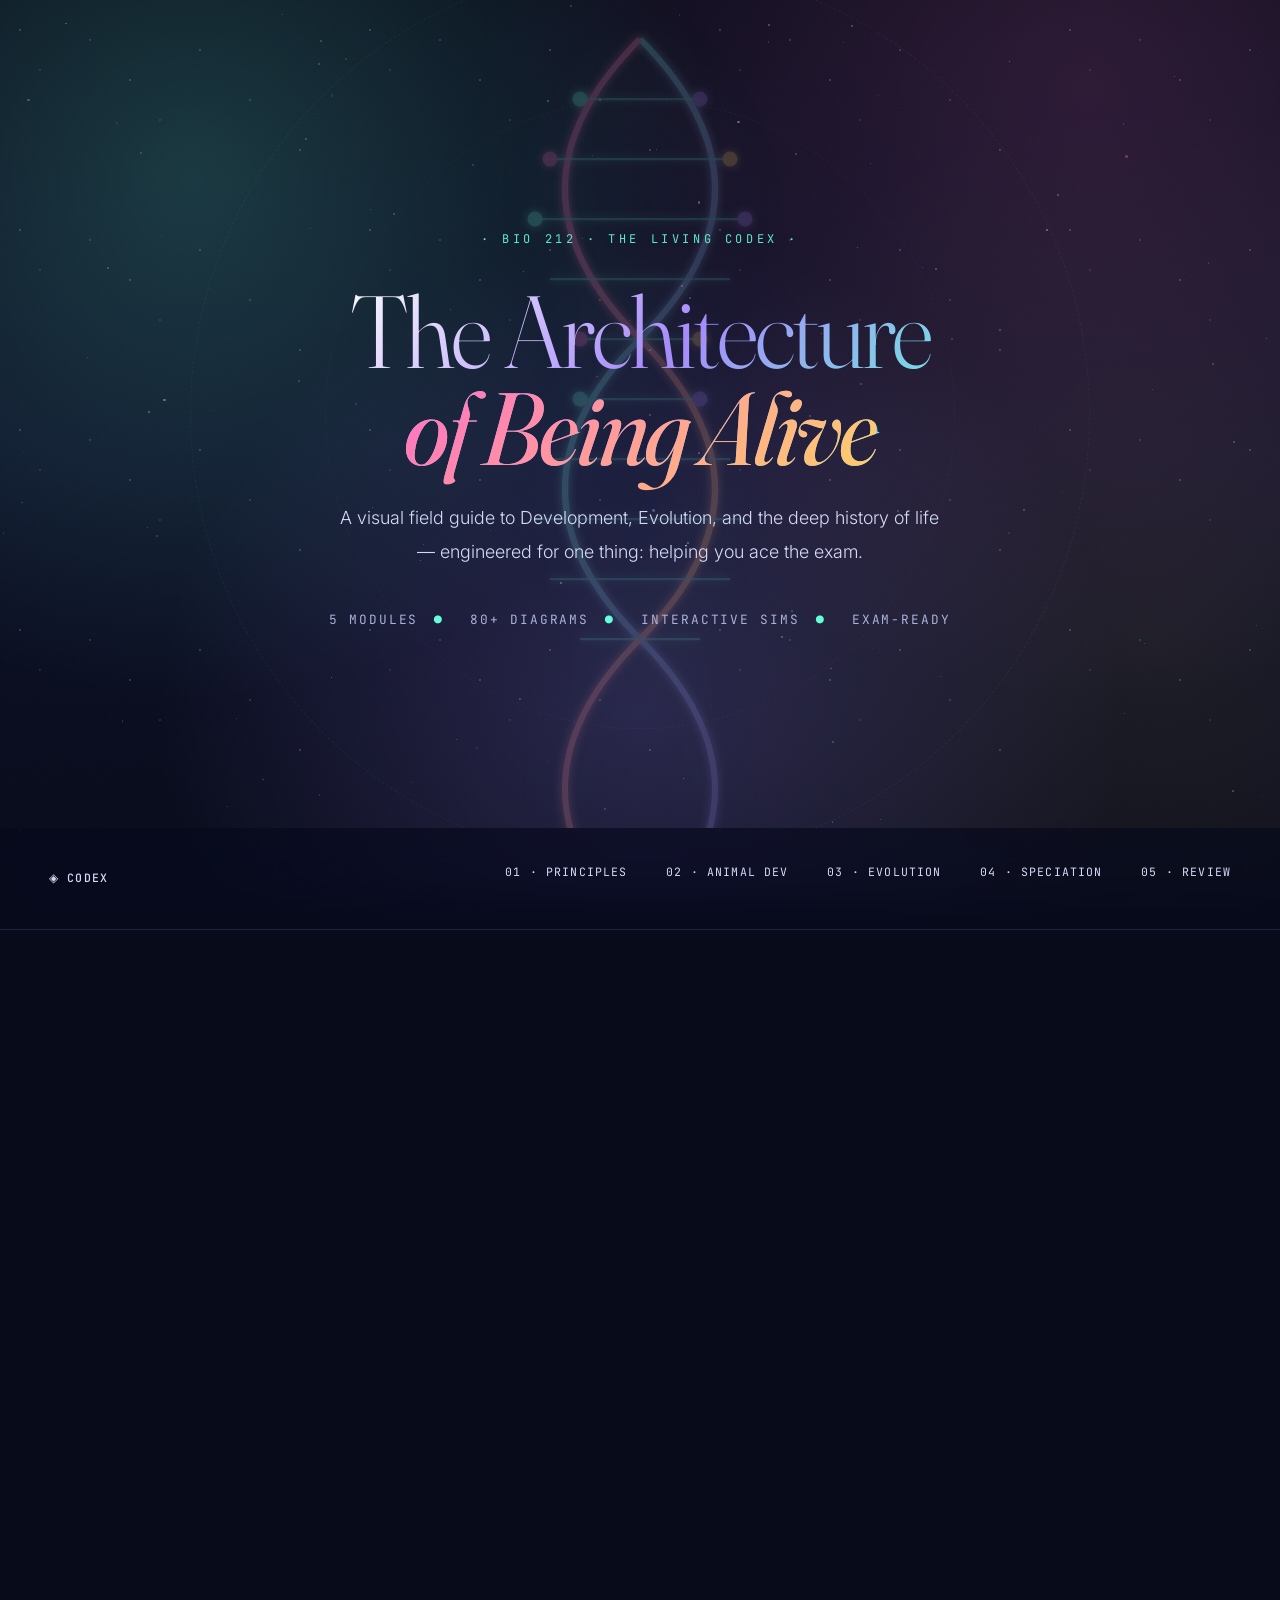
<file: study-guide.html>
<!DOCTYPE html>
<html lang="en">
<head>
<meta charset="UTF-8">
<meta name="viewport" content="width=device-width, initial-scale=1.0">
<title>BIO 212 · The Living Codex</title>
<link rel="preconnect" href="https://fonts.googleapis.com">
<link rel="preconnect" href="https://fonts.gstatic.com" crossorigin>
<link href="https://fonts.googleapis.com/css2?family=Fraunces:ital,opsz,wght@0,9..144,300..900;1,9..144,300..900&family=Inter:wght@300;400;500;600;700&family=JetBrains+Mono:wght@400;600&display=swap" rel="stylesheet">
<link rel="stylesheet" href="styles.css">
</head>
<body>

<!-- Reading progress bar -->
<div class="progress-bar" id="progress-bar"></div>

<!-- Background layers -->
<div class="aurora"></div>
<div class="stars" id="stars"></div>
<div class="grain"></div>

<!-- ═══════════════════════════════ HERO ═══════════════════════════════════ -->
<header class="hero" id="top">
  <div class="hero-orbit">
    <svg viewBox="0 0 600 600" class="dna-helix">
      <defs>
        <linearGradient id="strandA" x1="0%" y1="0%" x2="100%" y2="100%">
          <stop offset="0%" stop-color="#64ffda"/>
          <stop offset="100%" stop-color="#a78bfa"/>
        </linearGradient>
        <linearGradient id="strandB" x1="0%" y1="0%" x2="100%" y2="100%">
          <stop offset="0%" stop-color="#ff6ec7"/>
          <stop offset="100%" stop-color="#ffd166"/>
        </linearGradient>
        <filter id="glow-hero">
          <feGaussianBlur stdDeviation="3" result="blur"/>
          <feMerge><feMergeNode in="blur"/><feMergeNode in="SourceGraphic"/></feMerge>
        </filter>
      </defs>
      <g class="helix-rotate" filter="url(#glow-hero)">
        <path d="M300,50 Q400,150 300,250 Q200,350 300,450 Q400,550 300,650" stroke="url(#strandA)" stroke-width="4" fill="none"/>
        <path d="M300,50 Q200,150 300,250 Q400,350 300,450 Q200,550 300,650" stroke="url(#strandB)" stroke-width="4" fill="none"/>
        <g stroke="#64ffda" stroke-width="1.5" opacity="0.6">
          <line x1="260" y1="90"  x2="340" y2="90"/>
          <line x1="240" y1="130" x2="360" y2="130"/>
          <line x1="230" y1="170" x2="370" y2="170"/>
          <line x1="240" y1="210" x2="360" y2="210"/>
          <line x1="260" y1="250" x2="340" y2="250"/>
          <line x1="260" y1="290" x2="340" y2="290"/>
          <line x1="240" y1="330" x2="360" y2="330"/>
          <line x1="230" y1="370" x2="370" y2="370"/>
          <line x1="240" y1="410" x2="360" y2="410"/>
          <line x1="260" y1="450" x2="340" y2="450"/>
        </g>
        <!-- Base pair dots -->
        <circle cx="260" cy="90"  r="5" fill="#64ffda" opacity="0.8"/>
        <circle cx="340" cy="90"  r="5" fill="#a78bfa" opacity="0.8"/>
        <circle cx="240" cy="130" r="5" fill="#ff6ec7" opacity="0.8"/>
        <circle cx="360" cy="130" r="5" fill="#ffd166" opacity="0.8"/>
        <circle cx="230" cy="170" r="5" fill="#64ffda" opacity="0.8"/>
        <circle cx="370" cy="170" r="5" fill="#a78bfa" opacity="0.8"/>
        <circle cx="260" cy="250" r="5" fill="#ff6ec7" opacity="0.8"/>
        <circle cx="340" cy="250" r="5" fill="#ffd166" opacity="0.8"/>
        <circle cx="260" cy="290" r="5" fill="#64ffda" opacity="0.8"/>
        <circle cx="340" cy="290" r="5" fill="#a78bfa" opacity="0.8"/>
      </g>
    </svg>
  </div>
  <div class="hero-inner">
    <div class="eyebrow">· BIO 212 · The Living Codex ·</div>
    <h1>The Architecture<br><em>of Being Alive</em></h1>
    <p class="hero-sub">A visual field guide to Development, Evolution, and the deep history of life — engineered for one thing: helping you ace the exam.</p>
    <div class="hero-meta">
      <span>5 Modules</span><span class="dot">●</span>
      <span>80+ Diagrams</span><span class="dot">●</span>
      <span>Interactive Sims</span><span class="dot">●</span>
      <span>Exam-Ready</span>
    </div>
  </div>
</header>

<!-- ═══════════════════════════════ NAV ════════════════════════════════════ -->
<nav class="topnav" id="topnav">
  <div class="nav-inner">
    <a href="#top" class="brand">◈ Codex</a>
    <ul>
      <li><a href="#principles">01 · Principles</a></li>
      <li><a href="#animal-dev">02 · Animal Dev</a></li>
      <li><a href="#evolution">03 · Evolution</a></li>
      <li><a href="#speciation">04 · Speciation</a></li>
      <li><a href="#review">05 · Review</a></li>
    </ul>
  </div>
</nav>

<!-- ═══════════════════════════════ MAIN ═══════════════════════════════════ -->
<main class="container">
  <div id="content-root">
    <!-- All module content injected by module-XX.js + app.js -->
    <div style="text-align:center; padding:6rem 2rem; color:var(--ink-dim); font-family:var(--mono); font-size:0.8rem; letter-spacing:0.2em;">
      LOADING THE CODEX…
    </div>
  </div>
</main>

<!-- ═══════════════════════════════ FOOTER ═════════════════════════════════ -->
<footer>
  <div class="foot-inner">
    <div class="foot-title">The Living Codex</div>
    <p>Crafted for BIO 212 · Every diagram drawn in SVG · Every simulation built with Canvas · Study hard, trust the process.</p>
    <div class="foot-marks">☽ ✦ ☾</div>
  </div>
</footer>

<!-- ═══════════════════════ SCRIPTS (order matters) ═══════════════════════ -->
<!-- Module content — each sets window.M0X -->
<script src="module-01.js"></script>
<script src="module-02.js"></script>
<script src="module-03.js"></script>
<script src="module-04.js"></script>
<script src="module-05.js"></script>
<!-- Behaviour -->
<script src="interactions.js"></script>
<script src="simulations.js"></script>
<!-- Orchestrator — runs last -->
<script src="app.js"></script>

</body>
</html>
</file>
<file: styles.css>
:root {
  --bg: #080b1a;
  --bg-2: #0d1128;
  --ink: #f0f4ff;
  --ink-soft: #d4daf5;
  --ink-dim: #a8b2d8;
  --teal: #64ffda;
  --violet: #a78bfa;
  --rose: #ff6ec7;
  --gold: #ffd166;
  --lime: #b8f089;
  --coral: #ff8a8a;
  --sky: #7dd3fc;
  --line: rgba(167, 139, 250, 0.18);
  --glass: rgba(255, 255, 255, 0.06);
  --glass-strong: rgba(255, 255, 255, 0.11);
  --shadow: 0 30px 80px -20px rgba(103, 76, 230, 0.4);
  --radius: 22px;
  --radius-sm: 14px;
  --serif: 'Fraunces', Georgia, serif;
  --sans: 'Inter', -apple-system, sans-serif;
  --mono: 'JetBrains Mono', monospace;
  --text-base: 1.05rem;
  --text-sm:   0.9rem;
  --text-xs:   0.78rem;
}

* { margin: 0; padding: 0; box-sizing: border-box; }

html { scroll-behavior: smooth; scroll-padding-top: 100px; }

body {
  font-family: var(--sans);
  background: var(--bg);
  color: var(--ink);
  line-height: 1.82;
  font-weight: 400;
  font-size: 17px;
  overflow-x: hidden;
  position: relative;
  min-height: 100vh;
}

/* ==== BACKGROUND EFFECTS ==== */
.aurora {
  position: fixed;
  inset: 0;
  z-index: -3;
  background:
    radial-gradient(circle at 15% 20%, rgba(100, 255, 218, 0.18), transparent 40%),
    radial-gradient(circle at 85% 10%, rgba(255, 110, 199, 0.15), transparent 45%),
    radial-gradient(circle at 50% 80%, rgba(167, 139, 250, 0.2), transparent 50%),
    radial-gradient(circle at 90% 70%, rgba(255, 209, 102, 0.08), transparent 40%),
    linear-gradient(180deg, #080b1a 0%, #0d1128 50%, #080b1a 100%);
  animation: auroraShift 22s ease-in-out infinite alternate;
}
@keyframes auroraShift {
  0%   { filter: hue-rotate(0deg) saturate(1); transform: scale(1); }
  100% { filter: hue-rotate(25deg) saturate(1.2); transform: scale(1.08); }
}

.stars {
  position: fixed;
  inset: 0;
  z-index: -2;
  background-image:
    radial-gradient(1px 1px at 20px 30px, #fff, transparent),
    radial-gradient(1px 1px at 40px 70px, #a78bfa, transparent),
    radial-gradient(1px 1px at 90px 40px, #64ffda, transparent),
    radial-gradient(1px 1px at 130px 80px, #fff, transparent),
    radial-gradient(1px 1px at 160px 120px, #ff6ec7, transparent),
    radial-gradient(1px 1px at 200px 50px, #fff, transparent),
    radial-gradient(1px 1px at 250px 100px, #ffd166, transparent),
    radial-gradient(1px 1px at 300px 150px, #fff, transparent);
  background-size: 350px 200px;
  background-repeat: repeat;
  opacity: 0.55;
  animation: twinkle 6s ease-in-out infinite alternate;
}
@keyframes twinkle { from { opacity: 0.35; } to { opacity: 0.7; } }

.grain {
  position: fixed;
  inset: 0;
  z-index: -1;
  pointer-events: none;
  opacity: 0.04;
  mix-blend-mode: overlay;
  background-image: url("data:image/svg+xml,%3Csvg xmlns='http://www.w3.org/2000/svg' width='200' height='200'%3E%3Cfilter id='n'%3E%3CfeTurbulence type='fractalNoise' baseFrequency='0.9'/%3E%3C/filter%3E%3Crect width='200' height='200' filter='url(%23n)'/%3E%3C/svg%3E");
}

/* ==== HERO ==== */
.hero {
  min-height: 92vh;
  display: grid;
  place-items: center;
  text-align: center;
  padding: 6rem 2rem 4rem;
  position: relative;
  overflow: hidden;
}
.hero-orbit {
  position: absolute;
  top: 50%;
  left: 50%;
  transform: translate(-50%, -50%);
  width: min(900px, 95vw);
  height: min(900px, 95vw);
  opacity: 0.22;
  pointer-events: none;
  z-index: 0;
}
.hero-orbit::before,
.hero-orbit::after {
  content: '';
  position: absolute;
  inset: 0;
  border: 1px dashed rgba(100, 255, 218, 0.3);
  border-radius: 50%;
  animation: spin 80s linear infinite;
}
.hero-orbit::after {
  inset: 15%;
  border-color: rgba(255, 110, 199, 0.25);
  animation-duration: 50s;
  animation-direction: reverse;
}
.dna-helix {
  position: absolute;
  inset: 0;
  width: 100%;
  height: 100%;
  filter: drop-shadow(0 0 40px rgba(100, 255, 218, 0.4));
}
.helix-rotate { transform-origin: center; animation: spin 30s linear infinite; }
@keyframes spin { to { transform: rotate(360deg); } }

.hero-inner {
  position: relative;
  z-index: 2;
  max-width: 900px;
}
.eyebrow {
  font-family: var(--mono);
  font-size: 0.75rem;
  letter-spacing: 0.3em;
  text-transform: uppercase;
  color: var(--teal);
  margin-bottom: 2rem;
  opacity: 0.9;
}
.hero h1 {
  font-family: var(--serif);
  font-size: clamp(2.8rem, 8vw, 6.5rem);
  font-weight: 300;
  line-height: 0.95;
  letter-spacing: -0.03em;
  background: linear-gradient(135deg, #fff 0%, #a78bfa 50%, #64ffda 100%);
  -webkit-background-clip: text;
  background-clip: text;
  -webkit-text-fill-color: transparent;
  margin-bottom: 1.5rem;
}
.hero h1 em {
  font-style: italic;
  font-weight: 400;
  background: linear-gradient(135deg, #ff6ec7 0%, #ffd166 100%);
  -webkit-background-clip: text;
  background-clip: text;
  -webkit-text-fill-color: transparent;
}
.hero-sub {
  font-size: clamp(1rem, 1.4vw, 1.2rem);
  color: var(--ink-soft);
  max-width: 600px;
  margin: 0 auto 2.5rem;
  font-weight: 300;
}
.hero-meta {
  font-family: var(--mono);
  font-size: 0.8rem;
  color: var(--ink-dim);
  letter-spacing: 0.15em;
  text-transform: uppercase;
}
.hero-meta .dot { margin: 0 1rem; color: var(--teal); }

/* ==== NAV ==== */
.topnav {
  position: sticky;
  top: 0;
  z-index: 100;
  backdrop-filter: blur(20px) saturate(1.6);
  -webkit-backdrop-filter: blur(20px) saturate(1.6);
  background: rgba(8, 11, 26, 0.7);
  border-bottom: 1px solid var(--line);
}
.nav-inner {
  max-width: 1280px;
  margin: 0 auto;
  padding: 1.1rem 2rem;
  display: flex;
  align-items: center;
  justify-content: space-between;
  gap: 2rem;
  flex-wrap: wrap;
}
.brand {
  font-family: var(--serif);
  font-size: 1.3rem;
  font-weight: 500;
  color: var(--teal);
  text-decoration: none;
  letter-spacing: 0.05em;
}
.topnav ul {
  display: flex;
  gap: 0.3rem;
  list-style: none;
  flex-wrap: wrap;
}
.topnav a {
  font-family: var(--mono);
  font-size: 0.72rem;
  text-transform: uppercase;
  letter-spacing: 0.1em;
  color: var(--ink-soft);
  text-decoration: none;
  padding: 0.6rem 1rem;
  border-radius: 999px;
  transition: all 0.3s;
  border: 1px solid transparent;
}
.topnav a:hover {
  color: var(--teal);
  border-color: var(--line);
  background: var(--glass);
}

/* ==== LAYOUT ==== */
.container {
  max-width: 1280px;
  margin: 0 auto;
  padding: 4rem 2rem;
}

.module {
  margin: 6rem 0;
  position: relative;
  animation: fadeUp 1s ease-out backwards;
}
@keyframes fadeUp { from { opacity: 0; transform: translateY(30px); } }

.module-header {
  margin-bottom: 3rem;
  padding-bottom: 2rem;
  border-bottom: 1px solid var(--line);
  position: relative;
}
.module-num {
  font-family: var(--mono);
  font-size: 0.75rem;
  letter-spacing: 0.3em;
  color: var(--teal);
  text-transform: uppercase;
}
.module-title {
  font-family: var(--serif);
  font-size: clamp(2.2rem, 5vw, 4rem);
  font-weight: 300;
  line-height: 1;
  margin: 1rem 0;
  letter-spacing: -0.02em;
  color: var(--ink);
}
.module-title em {
  font-style: italic;
  background: linear-gradient(120deg, var(--teal), var(--violet), var(--rose));
  -webkit-background-clip: text;
  background-clip: text;
  -webkit-text-fill-color: transparent;
}
.module-tag {
  font-size: 1.1rem;
  color: var(--ink-soft);
  font-weight: 300;
  max-width: 700px;
  margin-top: 1rem;
}

/* ==== TYPOGRAPHY ==== */
h3 {
  font-family: var(--serif);
  font-size: clamp(1.6rem, 2.6vw, 2.2rem);
  font-weight: 400;
  color: var(--ink);
  margin: 3rem 0 1.5rem;
  letter-spacing: -0.01em;
}
h3::before {
  content: '§ ';
  color: var(--teal);
  font-weight: 300;
}
h4 {
  font-family: var(--serif);
  font-size: 1.3rem;
  font-weight: 500;
  color: var(--teal);
  margin: 1.5rem 0 0.8rem;
}
h5 {
  font-family: var(--sans);
  font-size: 0.95rem;
  font-weight: 600;
  color: var(--violet);
  text-transform: uppercase;
  letter-spacing: 0.1em;
  margin: 1rem 0 0.5rem;
}
p { color: var(--ink-soft); margin-bottom: 1.1rem; font-weight: 400; font-size: var(--text-base); line-height: 1.85; }
p strong { color: var(--ink); font-weight: 600; }
ul, ol { color: var(--ink-soft); padding-left: 1.6rem; margin-bottom: 1.1rem; }
li { margin: 0.6rem 0; font-weight: 400; font-size: var(--text-base); line-height: 1.75; }
li strong { color: var(--teal); font-weight: 600; }
em { color: var(--rose); font-style: italic; }

/* ==== GLASS CARDS ==== */
.glass {
  background: var(--glass);
  backdrop-filter: blur(12px);
  -webkit-backdrop-filter: blur(12px);
  border: 1px solid var(--line);
  border-radius: var(--radius);
  padding: 2rem;
  margin: 1.5rem 0;
  position: relative;
  overflow: hidden;
  transition: all 0.4s ease;
}
.glass::before {
  content: '';
  position: absolute;
  inset: 0;
  background: linear-gradient(135deg, transparent 0%, rgba(100, 255, 218, 0.03) 100%);
  pointer-events: none;
}
.glass:hover {
  transform: translateY(-4px);
  border-color: rgba(100, 255, 218, 0.3);
  box-shadow: var(--shadow);
}

/* ==== CONTENT BOXES ==== */
.objectives {
  background: linear-gradient(135deg, rgba(100, 255, 218, 0.05), rgba(167, 139, 250, 0.05));
  border: 1px solid var(--line);
  border-radius: var(--radius);
  padding: 2rem;
  margin: 2rem 0;
  position: relative;
}
.objectives::before {
  content: 'LEARNING OBJECTIVES';
  position: absolute;
  top: -10px;
  left: 2rem;
  background: var(--bg-2);
  padding: 0 1rem;
  font-family: var(--mono);
  font-size: 0.7rem;
  letter-spacing: 0.2em;
  color: var(--teal);
}
.objectives ul { list-style: none; padding: 0; }
.objectives li {
  padding: 0.6rem 0 0.6rem 2rem;
  position: relative;
  border-bottom: 1px solid var(--line);
  color: var(--ink-soft);
}
.objectives li:last-child { border-bottom: none; }
.objectives li::before {
  content: '→';
  position: absolute;
  left: 0;
  color: var(--teal);
  font-family: var(--mono);
}

.definition {
  background: rgba(100, 255, 218, 0.04);
  border-left: 2px solid var(--teal);
  padding: 1.2rem 1.5rem;
  margin: 1rem 0;
  border-radius: 0 var(--radius-sm) var(--radius-sm) 0;
}
.definition strong {
  color: var(--teal);
  display: block;
  font-size: 0.8rem;
  letter-spacing: 0.1em;
  text-transform: uppercase;
  margin-bottom: 0.4rem;
  font-family: var(--mono);
}

.keypoint {
  background: linear-gradient(135deg, rgba(255, 209, 102, 0.08), rgba(255, 110, 199, 0.05));
  border: 1px solid rgba(255, 209, 102, 0.25);
  padding: 1.3rem 1.5rem;
  margin: 1.5rem 0;
  border-radius: var(--radius-sm);
  position: relative;
  padding-left: 3.5rem;
}
.keypoint::before {
  content: '★';
  position: absolute;
  left: 1.2rem;
  top: 1.2rem;
  color: var(--gold);
  font-size: 1.3rem;
}
.keypoint strong { color: var(--gold); }

.tip {
  background: linear-gradient(135deg, rgba(167, 139, 250, 0.08), rgba(100, 255, 218, 0.04));
  border: 1px solid rgba(167, 139, 250, 0.25);
  padding: 1.3rem 1.5rem;
  margin: 1.5rem 0;
  border-radius: var(--radius-sm);
  position: relative;
  padding-left: 3.5rem;
}
.tip::before {
  content: '◈';
  position: absolute;
  left: 1.3rem;
  top: 1.2rem;
  color: var(--violet);
  font-size: 1.1rem;
}
.tip::after {
  content: 'EXAM INSIGHT';
  display: block;
  font-family: var(--mono);
  font-size: 0.7rem;
  letter-spacing: 0.15em;
  color: var(--violet);
  margin-top: 0.8rem;
}

.example {
  background: rgba(184, 240, 137, 0.04);
  border-left: 2px solid var(--lime);
  padding: 1.3rem 1.5rem;
  margin: 1rem 0;
  border-radius: 0 var(--radius-sm) var(--radius-sm) 0;
}
.example strong { color: var(--lime); font-family: var(--mono); font-size: 0.85rem; letter-spacing: 0.05em; }

.warn {
  background: rgba(255, 138, 138, 0.04);
  border-left: 2px solid var(--coral);
  padding: 1.3rem 1.5rem;
  margin: 1rem 0;
  border-radius: 0 var(--radius-sm) var(--radius-sm) 0;
}
.warn strong { color: var(--coral); }

/* ==== GRIDS ==== */
.grid { display: grid; gap: 1.5rem; margin: 1.5rem 0; }
.g2 { grid-template-columns: repeat(auto-fit, minmax(280px, 1fr)); }
.g3 { grid-template-columns: repeat(auto-fit, minmax(240px, 1fr)); }
.g4 { grid-template-columns: repeat(auto-fit, minmax(200px, 1fr)); }

.card {
  background: var(--glass);
  border: 1px solid var(--line);
  border-radius: var(--radius-sm);
  padding: 1.5rem;
  transition: all 0.4s;
  position: relative;
  overflow: hidden;
}
.card::before {
  content: '';
  position: absolute;
  top: 0;
  left: 0;
  right: 0;
  height: 2px;
  background: linear-gradient(90deg, var(--teal), var(--violet));
  transform: scaleX(0);
  transform-origin: left;
  transition: transform 0.4s;
}
.card:hover {
  transform: translateY(-6px);
  background: var(--glass-strong);
  border-color: rgba(100, 255, 218, 0.3);
}
.card:hover::before { transform: scaleX(1); }
.card h4 { margin-top: 0; }

/* ==== FIGURE / DIAGRAM ==== */
.figure {
  margin: 2rem 0;
  padding: 2rem;
  background: linear-gradient(180deg, rgba(13, 17, 40, 0.8), rgba(8, 11, 26, 0.5));
  border: 1px solid var(--line);
  border-radius: var(--radius);
  position: relative;
}
.figure svg {
  width: 100%;
  height: auto;
  display: block;
  max-width: 100%;
}
.figure figcaption {
  margin-top: 1.5rem;
  padding-top: 1.2rem;
  border-top: 1px solid var(--line);
  font-family: var(--mono);
  font-size: 0.75rem;
  text-align: center;
  color: var(--ink-dim);
  letter-spacing: 0.08em;
  text-transform: uppercase;
}
.figure-label {
  position: absolute;
  top: 1rem;
  left: 1rem;
  font-family: var(--mono);
  font-size: 0.65rem;
  color: var(--teal);
  letter-spacing: 0.2em;
  text-transform: uppercase;
}

/* ==== TABLE ==== */
table {
  width: 100%;
  border-collapse: collapse;
  margin: 1.5rem 0;
  background: var(--glass);
  border-radius: var(--radius-sm);
  overflow: hidden;
  border: 1px solid var(--line);
}
th {
  background: rgba(100, 255, 218, 0.08);
  color: var(--teal);
  font-family: var(--mono);
  font-size: 0.75rem;
  letter-spacing: 0.1em;
  text-transform: uppercase;
  padding: 1rem;
  text-align: left;
  border-bottom: 1px solid var(--line);
}
td {
  padding: 1rem;
  color: var(--ink-soft);
  border-bottom: 1px solid var(--line);
}
tr:last-child td { border-bottom: none; }
tr:hover td { background: rgba(255, 255, 255, 0.02); }

/* ==== TIMELINE ==== */
.timeline {
  position: relative;
  padding-left: 3rem;
  margin: 2rem 0;
}
.timeline::before {
  content: '';
  position: absolute;
  left: 1rem;
  top: 0;
  bottom: 0;
  width: 2px;
  background: linear-gradient(180deg, var(--teal), var(--violet), var(--rose));
}
.tl-item {
  position: relative;
  margin: 2rem 0;
  padding: 1.2rem 1.5rem;
  background: var(--glass);
  border: 1px solid var(--line);
  border-radius: var(--radius-sm);
  transition: all 0.3s;
}
.tl-item::before {
  content: '';
  position: absolute;
  left: -2.4rem;
  top: 1.5rem;
  width: 14px;
  height: 14px;
  border-radius: 50%;
  background: var(--teal);
  box-shadow: 0 0 0 4px rgba(100, 255, 218, 0.15), 0 0 20px var(--teal);
}
.tl-item:hover { transform: translateX(6px); border-color: rgba(100, 255, 218, 0.3); }
.tl-item h4 { margin-top: 0; }
.tl-stamp {
  font-family: var(--mono);
  font-size: 0.7rem;
  color: var(--gold);
  letter-spacing: 0.15em;
  text-transform: uppercase;
  margin-bottom: 0.4rem;
  display: block;
}

/* ==== PROCESS CHAIN ==== */
.chain {
  display: flex;
  align-items: stretch;
  gap: 0;
  margin: 2rem 0;
  flex-wrap: wrap;
}
.chain-step {
  flex: 1;
  min-width: 180px;
  padding: 1.5rem;
  background: var(--glass);
  border: 1px solid var(--line);
  border-radius: var(--radius-sm);
  text-align: center;
  position: relative;
  margin: 0 0.5rem;
  transition: all 0.3s;
}
.chain-step:hover { transform: translateY(-4px); border-color: var(--teal); }
.chain-step .idx {
  font-family: var(--mono);
  font-size: 0.7rem;
  color: var(--teal);
  letter-spacing: 0.2em;
  display: block;
  margin-bottom: 0.4rem;
}
.chain-step strong {
  font-family: var(--serif);
  font-size: 1.15rem;
  color: var(--ink);
  display: block;
  margin-bottom: 0.5rem;
}
.chain-step span { font-size: 0.85rem; color: var(--ink-dim); }

/* ==== FOOTER ==== */
footer {
  margin-top: 8rem;
  padding: 4rem 2rem;
  border-top: 1px solid var(--line);
  background: rgba(8, 11, 26, 0.5);
}
.foot-inner { max-width: 800px; margin: 0 auto; text-align: center; }
.foot-title {
  font-family: var(--serif);
  font-size: 2rem;
  font-weight: 300;
  background: linear-gradient(120deg, var(--teal), var(--rose));
  -webkit-background-clip: text;
  background-clip: text;
  -webkit-text-fill-color: transparent;
  margin-bottom: 1rem;
}
.foot-inner p { color: var(--ink-dim); margin-bottom: 1.5rem; }
.foot-marks { color: var(--violet); font-size: 1.2rem; letter-spacing: 0.5em; }

/* ==== UTILITIES ==== */
.highlight {
  background: linear-gradient(120deg, transparent 0%, rgba(100, 255, 218, 0.2) 50%, transparent 100%);
  padding: 0 0.3em;
  color: var(--teal);
  font-weight: 500;
}
.pill {
  display: inline-block;
  padding: 0.2rem 0.8rem;
  background: var(--glass);
  border: 1px solid var(--line);
  border-radius: 999px;
  font-family: var(--mono);
  font-size: 0.7rem;
  letter-spacing: 0.1em;
  text-transform: uppercase;
  color: var(--ink-soft);
  margin: 0.2rem;
}
.pill.teal { border-color: var(--teal); color: var(--teal); }
.pill.rose { border-color: var(--rose); color: var(--rose); }
.pill.gold { border-color: var(--gold); color: var(--gold); }
.pill.violet { border-color: var(--violet); color: var(--violet); }

/* ==== SVG STYLING HELPERS ==== */
.svg-label { font-family: var(--mono); font-size: 10px; fill: var(--ink-soft); letter-spacing: 0.05em; }
.svg-title { font-family: var(--serif); font-size: 14px; fill: var(--ink); font-weight: 500; }
.svg-caption { font-family: var(--mono); font-size: 9px; fill: var(--ink-dim); }

/* ==== RESPONSIVE ==== */
@media (max-width: 768px) {
  .container { padding: 2rem 1.2rem; }
  .module { margin: 4rem 0; }
  .chain { flex-direction: column; }
  .chain-step { margin: 0.4rem 0; }
  .hero { padding: 4rem 1.2rem 3rem; }
  .nav-inner { padding: 0.9rem 1.2rem; }
  .topnav ul { gap: 0.1rem; }
  .topnav a { padding: 0.5rem 0.7rem; font-size: 0.65rem; }
}

/* ==== ANIMATIONS ==== */
@keyframes pulse { 0%,100% { opacity: 0.6; } 50% { opacity: 1; } }
@keyframes float { 0%,100% { transform: translateY(0); } 50% { transform: translateY(-8px); } }
.pulse { animation: pulse 3s ease-in-out infinite; }
.float { animation: float 4s ease-in-out infinite; }

/* ════════════════════════════════════════════════════════════
   EXTENDED STYLES — INTERACTIVE & CONTENT COMPONENTS
   ════════════════════════════════════════════════════════════ */

/* ==== READING PROGRESS BAR ==== */
.progress-bar {
  position: fixed;
  top: 0; left: 0;
  height: 3px;
  width: 0%;
  background: linear-gradient(90deg, var(--teal), var(--violet), var(--rose), var(--gold));
  z-index: 9999;
  transition: width 0.08s linear;
  box-shadow: 0 0 12px var(--teal), 0 0 24px rgba(100,255,218,0.3);
}

/* ==== SCROLL REVEAL ==== */
.reveal {
  opacity: 0;
  transform: translateY(40px);
  transition: opacity 1s cubic-bezier(0.16,1,0.3,1), transform 1s cubic-bezier(0.16,1,0.3,1);
}
.reveal.is-visible { opacity: 1; transform: translateY(0); }
.reveal-item {
  opacity: 0;
  transform: translateY(24px);
  transition: opacity 0.7s ease, transform 0.7s ease;
}
.reveal-item.is-visible { opacity: 1; transform: translateY(0); }
.delay-1 { transition-delay: 0.10s; }
.delay-2 { transition-delay: 0.20s; }
.delay-3 { transition-delay: 0.30s; }
.delay-4 { transition-delay: 0.40s; }
.delay-5 { transition-delay: 0.55s; }
.delay-6 { transition-delay: 0.70s; }

/* ==== FORMULA DISPLAY ==== */
.formula {
  font-family: var(--mono);
  font-size: clamp(1rem, 2.2vw, 1.55rem);
  text-align: center;
  padding: 2rem 2.5rem;
  background: linear-gradient(135deg, rgba(100,255,218,0.07), rgba(167,139,250,0.04));
  border: 1px solid rgba(100,255,218,0.28);
  border-radius: var(--radius-sm);
  color: var(--teal);
  letter-spacing: 0.12em;
  margin: 2rem 0;
  position: relative;
  overflow: hidden;
}
.formula::before {
  content: '';
  position: absolute;
  inset: 0;
  background: radial-gradient(circle at 50% 50%, rgba(100,255,218,0.08), transparent 70%);
  pointer-events: none;
}
.formula sub, .formula sup { font-size: 0.68em; }
.formula-label {
  display: block;
  font-size: 0.65rem;
  letter-spacing: 0.2em;
  color: var(--ink-dim);
  text-transform: uppercase;
  margin-top: 0.8rem;
}

/* ==== STAT CARDS ==== */
.stat-row {
  display: grid;
  grid-template-columns: repeat(auto-fit, minmax(140px, 1fr));
  gap: 1.2rem;
  margin: 2rem 0;
}
.stat-card {
  background: var(--glass);
  border: 1px solid var(--line);
  border-radius: var(--radius-sm);
  padding: 1.8rem 1.2rem;
  text-align: center;
  position: relative;
  overflow: hidden;
  transition: all 0.4s ease;
}
.stat-card::after {
  content: '';
  position: absolute;
  bottom: 0; left: 0; right: 0;
  height: 3px;
  background: linear-gradient(90deg, var(--teal), var(--violet), var(--rose));
}
.stat-card:hover {
  transform: translateY(-6px);
  border-color: rgba(100,255,218,0.35);
  box-shadow: 0 24px 64px -16px rgba(100,255,218,0.2);
}
.stat-num {
  font-family: var(--serif);
  font-size: clamp(1.8rem, 3.5vw, 2.8rem);
  font-weight: 300;
  line-height: 1;
  margin-bottom: 0.5rem;
  display: block;
}
.stat-label {
  font-family: var(--mono);
  font-size: 0.62rem;
  letter-spacing: 0.15em;
  color: var(--ink-dim);
  text-transform: uppercase;
}

/* ==== INTERACTIVE SIMULATION BOX ==== */
.sim-box {
  background: linear-gradient(180deg, rgba(13,17,40,0.95), rgba(8,11,26,0.8));
  border: 1px solid var(--line);
  border-radius: var(--radius);
  padding: 2rem;
  margin: 2.5rem 0;
  position: relative;
  overflow: hidden;
}
.sim-box::before {
  content: 'INTERACTIVE';
  position: absolute;
  top: 1rem; right: 1.2rem;
  font-family: var(--mono);
  font-size: 0.6rem;
  letter-spacing: 0.2em;
  color: var(--teal);
  opacity: 0.5;
}
.sim-box canvas {
  display: block;
  width: 100%;
  border-radius: var(--radius-sm);
  background: rgba(8,11,26,0.6);
}
.sim-title {
  font-family: var(--serif);
  font-size: 1.3rem;
  color: var(--ink);
  margin-bottom: 0.4rem;
}
.sim-desc {
  font-family: var(--mono);
  font-size: 0.72rem;
  color: var(--ink-dim);
  letter-spacing: 0.05em;
  margin-bottom: 1.5rem;
}
.sim-controls {
  display: flex;
  flex-wrap: wrap;
  gap: 1.5rem;
  margin: 1.5rem 0;
  align-items: flex-end;
}
.sim-control {
  display: flex;
  flex-direction: column;
  gap: 0.5rem;
  flex: 1;
  min-width: 180px;
}
.sim-control label {
  font-family: var(--mono);
  font-size: 0.68rem;
  letter-spacing: 0.1em;
  color: var(--teal);
  text-transform: uppercase;
  display: flex;
  justify-content: space-between;
}
.sim-control label span {
  color: var(--ink-soft);
  font-weight: 400;
}
input[type="range"] {
  -webkit-appearance: none;
  width: 100%;
  height: 4px;
  background: rgba(167,139,250,0.25);
  border-radius: 2px;
  outline: none;
  cursor: pointer;
}
input[type="range"]::-webkit-slider-thumb {
  -webkit-appearance: none;
  width: 18px;
  height: 18px;
  border-radius: 50%;
  background: var(--teal);
  cursor: pointer;
  box-shadow: 0 0 8px var(--teal), 0 0 2px rgba(0,0,0,0.5);
  transition: box-shadow 0.2s;
}
input[type="range"]::-webkit-slider-thumb:hover {
  box-shadow: 0 0 18px var(--teal);
}
.sim-btn-row {
  display: flex;
  gap: 0.8rem;
  flex-wrap: wrap;
  margin-top: 0.5rem;
}
.sim-btn {
  padding: 0.7rem 1.6rem;
  background: transparent;
  border: 1px solid var(--teal);
  border-radius: 999px;
  color: var(--teal);
  font-family: var(--mono);
  font-size: 0.7rem;
  letter-spacing: 0.1em;
  text-transform: uppercase;
  cursor: pointer;
  transition: all 0.3s;
}
.sim-btn:hover {
  background: rgba(100,255,218,0.12);
  box-shadow: 0 0 20px rgba(100,255,218,0.2);
}
.sim-btn.rose { border-color: var(--rose); color: var(--rose); }
.sim-btn.rose:hover { background: rgba(255,110,199,0.12); }
.sim-btn.violet { border-color: var(--violet); color: var(--violet); }
.sim-btn.violet:hover { background: rgba(167,139,250,0.12); }
.sim-btn.gold { border-color: var(--gold); color: var(--gold); }
.sim-btn.gold:hover { background: rgba(255,209,102,0.12); }
.sim-btn.active { background: rgba(100,255,218,0.15); }
.sim-legend {
  display: flex;
  gap: 1.5rem;
  flex-wrap: wrap;
  margin-top: 1rem;
  padding-top: 1rem;
  border-top: 1px solid var(--line);
}
.sim-legend-item {
  display: flex;
  align-items: center;
  gap: 0.5rem;
  font-family: var(--mono);
  font-size: 0.68rem;
  color: var(--ink-dim);
}
.sim-legend-dot {
  width: 10px; height: 10px;
  border-radius: 50%;
}
.sim-legend-line {
  width: 24px; height: 3px;
  border-radius: 2px;
}

/* ==== TABS ==== */
.tabs { margin: 2rem 0; }
.tab-list {
  display: flex;
  gap: 0;
  border-bottom: 1px solid var(--line);
  flex-wrap: wrap;
}
.tab-btn {
  padding: 0.8rem 1.4rem;
  background: transparent;
  border: none;
  border-bottom: 2px solid transparent;
  color: var(--ink-dim);
  font-family: var(--mono);
  font-size: 0.7rem;
  letter-spacing: 0.1em;
  text-transform: uppercase;
  cursor: pointer;
  transition: all 0.25s;
  position: relative;
  bottom: -1px;
  white-space: nowrap;
}
.tab-btn.active { color: var(--teal); border-bottom-color: var(--teal); }
.tab-btn:hover:not(.active) { color: var(--ink-soft); }
.tab-panel {
  display: none;
  padding: 2rem;
  background: var(--glass);
  border: 1px solid var(--line);
  border-top: none;
  border-radius: 0 0 var(--radius-sm) var(--radius-sm);
  animation: fadeIn 0.4s ease;
}
.tab-panel.active { display: block; }
@keyframes fadeIn { from { opacity: 0; transform: translateY(6px); } to { opacity: 1; transform: translateY(0); } }

/* ==== ACCORDION ==== */
.accordion { margin: 1.5rem 0; border-radius: var(--radius-sm); overflow: hidden; border: 1px solid var(--line); }
.accordion-item { border-bottom: 1px solid var(--line); }
.accordion-item:last-child { border-bottom: none; }
.accordion-trigger {
  width: 100%;
  padding: 1.2rem 1.5rem;
  background: transparent;
  border: none;
  text-align: left;
  color: var(--ink);
  font-family: var(--serif);
  font-size: 1.1rem;
  font-weight: 400;
  cursor: pointer;
  display: flex;
  justify-content: space-between;
  align-items: center;
  transition: background 0.25s;
  gap: 1rem;
}
.accordion-trigger:hover { background: var(--glass); }
.accordion-icon {
  font-family: var(--mono);
  color: var(--teal);
  font-size: 1.3rem;
  line-height: 1;
  transition: transform 0.35s cubic-bezier(0.16,1,0.3,1);
  flex-shrink: 0;
}
.accordion-trigger.open .accordion-icon { transform: rotate(45deg); }
.accordion-body { max-height: 0; overflow: hidden; transition: max-height 0.45s ease; }
.accordion-body.open { max-height: 2000px; }
.accordion-content { padding: 1.5rem; color: var(--ink-soft); font-weight: 300; line-height: 1.85; font-size: var(--text-base); }

/* ==== PROCESS FLOW ==== */
.flow { display: flex; flex-direction: column; margin: 2rem 0; }
.flow-item {
  display: flex;
  align-items: flex-start;
  gap: 1.5rem;
  padding: 1.2rem 0;
  position: relative;
}
.flow-item:not(:last-child)::before {
  content: '';
  position: absolute;
  left: 1.15rem;
  top: 3.5rem;
  bottom: -0.2rem;
  width: 2px;
  background: linear-gradient(180deg, rgba(100,255,218,0.5), rgba(100,255,218,0.05));
}
.flow-icon {
  width: 2.4rem; height: 2.4rem;
  min-width: 2.4rem;
  border-radius: 50%;
  background: rgba(100,255,218,0.08);
  border: 1px solid rgba(100,255,218,0.35);
  display: flex;
  align-items: center;
  justify-content: center;
  font-family: var(--mono);
  font-size: 0.75rem;
  color: var(--teal);
  font-weight: 600;
}
.flow-content h4 { margin-top: 0.2rem; }
.flow-content p { margin-bottom: 0.5rem; }

/* ==== CALLOUT BOXES ==== */
.callout {
  border-radius: var(--radius-sm);
  padding: 1.5rem 1.8rem;
  margin: 1.5rem 0;
  position: relative;
  overflow: hidden;
}
.callout-teal  { background: linear-gradient(135deg,rgba(100,255,218,0.07),rgba(100,255,218,0.02)); border:1px solid rgba(100,255,218,0.3); }
.callout-violet{ background: linear-gradient(135deg,rgba(167,139,250,0.07),rgba(167,139,250,0.02)); border:1px solid rgba(167,139,250,0.3); }
.callout-rose  { background: linear-gradient(135deg,rgba(255,110,199,0.07),rgba(255,110,199,0.02)); border:1px solid rgba(255,110,199,0.3); }
.callout-gold  { background: linear-gradient(135deg,rgba(255,209,102,0.07),rgba(255,209,102,0.02)); border:1px solid rgba(255,209,102,0.3); }
.callout-lime  { background: linear-gradient(135deg,rgba(184,240,137,0.07),rgba(184,240,137,0.02)); border:1px solid rgba(184,240,137,0.3); }
.callout-label {
  font-family: var(--mono);
  font-size: 0.62rem;
  letter-spacing: 0.2em;
  text-transform: uppercase;
  margin-bottom: 0.6rem;
  display: flex;
  align-items: center;
  gap: 0.5rem;
}
.callout-teal   .callout-label { color: var(--teal); }
.callout-violet .callout-label { color: var(--violet); }
.callout-rose   .callout-label { color: var(--rose); }
.callout-gold   .callout-label { color: var(--gold); }
.callout-lime   .callout-label { color: var(--lime); }
.callout p { margin: 0; }

/* ==== GERM LAYER TOKENS ==== */
.ecto { color: var(--teal);   font-weight: 600; }
.meso { color: var(--violet); font-weight: 600; }
.endo { color: var(--rose);   font-weight: 600; }
.bg-ecto { background:rgba(100,255,218,0.07); border:1px solid rgba(100,255,218,0.25); }
.bg-meso { background:rgba(167,139,250,0.07); border:1px solid rgba(167,139,250,0.25); }
.bg-endo { background:rgba(255,110,199,0.07); border:1px solid rgba(255,110,199,0.25); }

/* ==== HOLOGRAPHIC SHIMMER ==== */
.holo { position: relative; overflow: hidden; }
.holo::after {
  content: '';
  position: absolute;
  inset: -100%;
  background: conic-gradient(
    from 0deg,
    transparent 0%, rgba(100,255,218,0.05) 15%,
    rgba(167,139,250,0.05) 30%, rgba(255,110,199,0.05) 45%,
    rgba(255,209,102,0.04) 60%, transparent 75%
  );
  animation: holoSpin 10s linear infinite;
  pointer-events: none;
  opacity: 0;
  transition: opacity 0.5s;
}
.holo:hover::after { opacity: 1; }
@keyframes holoSpin { to { transform: rotate(360deg); } }

/* ==== DIVIDER ==== */
.divider {
  display: flex;
  align-items: center;
  gap: 1.5rem;
  margin: 4rem 0 3rem;
  color: var(--ink-dim);
  font-family: var(--mono);
  font-size: 0.62rem;
  letter-spacing: 0.3em;
  text-transform: uppercase;
}
.divider::before, .divider::after {
  content: '';
  flex: 1;
  height: 1px;
  background: linear-gradient(90deg, transparent, var(--line), transparent);
}

/* ==== BADGE ==== */
.badge {
  display: inline-flex;
  align-items: center;
  gap: 0.4rem;
  padding: 0.25rem 0.85rem;
  border-radius: 999px;
  font-family: var(--mono);
  font-size: 0.62rem;
  letter-spacing: 0.1em;
  text-transform: uppercase;
}
.badge-teal   { background:rgba(100,255,218,0.1); color:var(--teal);   border:1px solid rgba(100,255,218,0.3); }
.badge-rose   { background:rgba(255,110,199,0.1); color:var(--rose);   border:1px solid rgba(255,110,199,0.3); }
.badge-gold   { background:rgba(255,209,102,0.1); color:var(--gold);   border:1px solid rgba(255,209,102,0.3); }
.badge-violet { background:rgba(167,139,250,0.1); color:var(--violet); border:1px solid rgba(167,139,250,0.3); }
.badge-lime   { background:rgba(184,240,137,0.1); color:var(--lime);   border:1px solid rgba(184,240,137,0.3); }

/* ==== GEO TIME MARKER ==== */
.geo-marker {
  display: inline-block;
  font-family: var(--mono);
  font-size: 0.62rem;
  color: var(--gold);
  border: 1px solid rgba(255,209,102,0.35);
  border-radius: 4px;
  padding: 0.1rem 0.45rem;
  letter-spacing: 0.04em;
  vertical-align: middle;
  margin: 0 0.2rem;
}

/* ==== Q&A BLOCKS ==== */
.qa-set { margin: 2rem 0; }
.qa-item {
  border: 1px solid var(--line);
  border-radius: var(--radius-sm);
  margin: 0.8rem 0;
  overflow: hidden;
  transition: border-color 0.3s;
}
.qa-item:hover { border-color: rgba(255,209,102,0.3); }
.qa-q {
  padding: 1.1rem 1.5rem;
  background: rgba(255,209,102,0.04);
  font-family: var(--serif);
  font-size: 1.05rem;
  color: var(--ink);
  cursor: pointer;
  display: flex;
  justify-content: space-between;
  align-items: center;
  gap: 1rem;
  transition: background 0.25s;
  user-select: none;
}
.qa-q:hover { background: rgba(255,209,102,0.07); }
.qa-arrow {
  color: var(--gold);
  font-size: 0.9rem;
  transition: transform 0.3s cubic-bezier(0.16,1,0.3,1);
  flex-shrink: 0;
}
.qa-q.open .qa-arrow { transform: rotate(180deg); }
.qa-a {
  max-height: 0;
  overflow: hidden;
  transition: max-height 0.4s ease;
}
.qa-a-inner {
  padding: 1.4rem 1.8rem;
  color: var(--ink-soft);
  font-weight: 300;
  line-height: 1.85;
  font-size: var(--text-base);
  border-top: 1px solid var(--line);
}
.qa-a.open { max-height: 800px; }

/* ==== COMPARE LAYOUT ==== */
.compare {
  display: grid;
  grid-template-columns: 1fr 1fr;
  gap: 1.5rem;
  margin: 2rem 0;
}
@media (max-width: 640px) { .compare { grid-template-columns: 1fr; } }
.compare-col {
  background: var(--glass);
  border: 1px solid var(--line);
  border-radius: var(--radius-sm);
  padding: 1.5rem;
}
.compare-col h4 {
  text-align: center;
  padding-bottom: 1rem;
  border-bottom: 1px solid var(--line);
  margin: 0 0 1rem;
}

/* ==== ISOLATION TABLE ==== */
.iso-table {
  width: 100%;
  border-collapse: separate;
  border-spacing: 0 0.5rem;
  margin: 1.5rem 0;
}
.iso-table td {
  padding: 0.9rem 1.2rem;
  border: none;
  background: var(--glass);
  color: var(--ink-soft);
}
.iso-table td:first-child {
  border-radius: var(--radius-sm) 0 0 var(--radius-sm);
  font-family: var(--mono);
  font-size: 0.78rem;
  font-weight: 600;
  color: var(--teal);
  white-space: nowrap;
}
.iso-table td:last-child { border-radius: 0 var(--radius-sm) var(--radius-sm) 0; }
.iso-table .pre { color: var(--teal); }
.iso-table .post { color: var(--rose); }

/* ==== FIGURE IMPROVEMENTS ==== */
.figure {
  position: relative;
  transition: border-color 0.4s;
}
.figure:hover { border-color: rgba(100,255,218,0.25); }
.fig-caption {
  margin-top: 1.2rem;
  padding-top: 1.2rem;
  border-top: 1px solid var(--line);
  font-family: var(--mono);
  font-size: 0.7rem;
  text-align: center;
  color: var(--ink-dim);
  letter-spacing: 0.08em;
  text-transform: uppercase;
}
.fig-label {
  position: absolute;
  top: 1rem; left: 1.2rem;
  font-family: var(--mono);
  font-size: 0.62rem;
  color: var(--teal);
  letter-spacing: 0.2em;
  text-transform: uppercase;
  opacity: 0.7;
}

/* ==== SECTION WITHIN MODULE ==== */
.section-break {
  margin: 5rem 0 3rem;
  padding-top: 3rem;
  border-top: 1px solid var(--line);
}
.section-label {
  font-family: var(--mono);
  font-size: 0.65rem;
  letter-spacing: 0.3em;
  color: var(--violet);
  text-transform: uppercase;
  margin-bottom: 0.5rem;
}

/* ==== GLOW TEXT ==== */
.glow-teal   { text-shadow: 0 0 20px rgba(100,255,218,0.5); color: var(--teal); }
.glow-violet { text-shadow: 0 0 20px rgba(167,139,250,0.5); color: var(--violet); }
.glow-rose   { text-shadow: 0 0 20px rgba(255,110,199,0.5); color: var(--rose); }
.glow-gold   { text-shadow: 0 0 20px rgba(255,209,102,0.5); color: var(--gold); }

/* ==== MODULE HEADER IMPROVEMENTS ==== */
.module-header {
  position: relative;
}
.module-header::after {
  content: '';
  position: absolute;
  bottom: -2rem;
  left: 0;
  width: 80px;
  height: 3px;
  background: linear-gradient(90deg, var(--teal), var(--violet));
  border-radius: 2px;
}

/* ==== CARD GLOW VARIANT ==== */
.card-glow {
  background: var(--glass);
  border: 1px solid var(--line);
  border-radius: var(--radius-sm);
  padding: 1.5rem;
  position: relative;
  overflow: hidden;
  transition: all 0.4s;
}
.card-glow::before {
  content: '';
  position: absolute;
  inset: 0;
  border-radius: inherit;
  padding: 1px;
  pointer-events: none;
  background: linear-gradient(135deg, var(--teal), var(--violet), var(--rose));
  -webkit-mask: linear-gradient(#fff 0 0) content-box, linear-gradient(#fff 0 0);
  mask: linear-gradient(#fff 0 0) content-box, linear-gradient(#fff 0 0);
  -webkit-mask-composite: destination-out;
  mask-composite: exclude;
  opacity: 0;
  transition: opacity 0.4s;
}
.card-glow:hover::before { opacity: 1; }
.card-glow:hover { transform: translateY(-5px); box-shadow: 0 20px 60px -15px rgba(100,255,218,0.2); }

/* ==== PROCESS CHAIN IMPROVEMENTS ==== */
.chain-arrow {
  display: flex;
  align-items: center;
  justify-content: center;
  font-size: 1.5rem;
  color: var(--teal);
  opacity: 0.5;
  padding: 0 0.3rem;
}

/* ==== GEOLOGICAL TIMELINE ==== */
.geo-timeline {
  position: relative;
  margin: 3rem 0;
  padding: 2rem 0;
  overflow-x: auto;
}
.geo-track {
  display: flex;
  align-items: flex-end;
  gap: 0;
  min-width: 700px;
  height: 120px;
  position: relative;
}
.geo-eon {
  height: 100%;
  display: flex;
  flex-direction: column;
  justify-content: flex-end;
  align-items: center;
  position: relative;
  cursor: pointer;
  transition: filter 0.3s;
}
.geo-eon:hover { filter: brightness(1.3); }
.geo-bar {
  width: 100%;
  border-radius: 3px 3px 0 0;
  position: relative;
}
.geo-eon-label {
  position: absolute;
  bottom: 110%;
  left: 50%;
  transform: translateX(-50%);
  font-family: var(--mono);
  font-size: 0.6rem;
  color: var(--ink-dim);
  white-space: nowrap;
  letter-spacing: 0.05em;
}

/* ==== ACTIVE NAV LINK ==== */
.topnav a.active {
  color: var(--teal);
  border-color: rgba(100,255,218,0.35);
  background: rgba(100,255,218,0.07);
}

/* ==== MODULE h2 alias ==== */
h2.module-title {
  font-family: var(--serif);
  font-size: clamp(2.2rem, 5vw, 4rem);
  font-weight: 300;
  line-height: 1;
  margin: 1rem 0;
  letter-spacing: -0.02em;
  color: var(--ink);
}
h2.module-title em {
  font-style: italic;
  background: linear-gradient(120deg, var(--teal), var(--violet), var(--rose));
  -webkit-background-clip: text;
  background-clip: text;
  -webkit-text-fill-color: transparent;
}

/* ==== CANVAS responsive ==== */
canvas {
  max-width: 100%;
  display: block;
  border-radius: var(--radius-sm);
}

/* ==== RESPONSIVE EXTRAS ==== */
@media (max-width: 768px) {
  .sim-controls { flex-direction: column; }
  .sim-control { min-width: 100%; }
  .stat-row { grid-template-columns: 1fr 1fr; }
  .flow-item { flex-direction: column; gap: 0.5rem; }
  .flow-item:not(:last-child)::before { display: none; }
  .compare { grid-template-columns: 1fr; }
  h2.module-title { font-size: clamp(1.8rem, 6vw, 2.5rem); }
}

/* ════════════════════════════════════════════════════════════════════════
   MULTI-PAGE LAYOUT ADDITIONS
   ════════════════════════════════════════════════════════════════════════ */

/* ==== MODULE NAV BAR ==== */
.module-nav {
  position: sticky;
  top: 0;
  z-index: 100;
  backdrop-filter: blur(24px) saturate(1.8);
  -webkit-backdrop-filter: blur(24px) saturate(1.8);
  background: rgba(8,11,26,0.82);
  border-bottom: 1px solid var(--line);
  display: flex;
  align-items: center;
  justify-content: space-between;
  padding: 0.5rem 2rem;
  gap: 0.5rem;
  flex-wrap: wrap;
}
.module-nav .home-link {
  font-family: var(--serif);
  font-size: 1.15rem;
  color: var(--teal);
  text-decoration: none;
  letter-spacing: 0.04em;
  font-weight: 500;
  white-space: nowrap;
}
.module-nav .nav-links {
  display: flex;
  gap: 0.2rem;
  flex-wrap: wrap;
}
.module-nav .nav-links a {
  font-family: var(--mono);
  font-size: 0.72rem;
  text-transform: uppercase;
  letter-spacing: 0.08em;
  color: var(--ink-soft);
  text-decoration: none;
  padding: 0.55rem 0.9rem;
  border-radius: 999px;
  border: 1px solid transparent;
  transition: all 0.25s;
  white-space: nowrap;
}
.module-nav .nav-links a:hover  { color: var(--teal); border-color: var(--line); background: var(--glass); }
.module-nav .nav-links a.active { color: var(--teal); border-color: rgba(100,255,218,0.4); background: rgba(100,255,218,0.08); }

/* ==== MODULE PAGE HERO ==== */
.page-hero {
  padding: 5rem 2rem 3.5rem;
  text-align: center;
  position: relative;
  overflow: hidden;
}
.page-hero::before {
  content: '';
  position: absolute;
  inset: 0;
  background: radial-gradient(ellipse at 50% 0%, rgba(100,255,218,0.08) 0%, transparent 70%);
  pointer-events: none;
}
.page-hero .module-eyebrow {
  font-family: var(--mono);
  font-size: 0.72rem;
  letter-spacing: 0.3em;
  text-transform: uppercase;
  color: var(--teal);
  margin-bottom: 1.2rem;
  opacity: 0.8;
}
.page-hero h1 {
  font-family: var(--serif);
  font-size: clamp(2.4rem, 6vw, 5rem);
  font-weight: 300;
  line-height: 1;
  letter-spacing: -0.025em;
  margin-bottom: 1.2rem;
  background: linear-gradient(135deg, #fff 0%, #a78bfa 50%, #64ffda 100%);
  -webkit-background-clip: text;
  background-clip: text;
  -webkit-text-fill-color: transparent;
}
.page-hero h1 em {
  font-style: italic;
  background: linear-gradient(135deg, #ff6ec7 0%, #ffd166 100%);
  -webkit-background-clip: text;
  background-clip: text;
  -webkit-text-fill-color: transparent;
}
.page-hero .page-desc {
  font-size: 1.1rem;
  color: var(--ink-soft);
  font-weight: 300;
  max-width: 650px;
  margin: 0 auto 2rem;
  line-height: 1.75;
}
.page-hero .hero-tags {
  display: flex;
  gap: 0.6rem;
  justify-content: center;
  flex-wrap: wrap;
}

/* ==== LEARNING GOALS ==== */
.learning-goals {
  background: rgba(13,17,40,0.7);
  border: 1px solid var(--line);
  border-radius: var(--radius);
  overflow: hidden;
  margin: 3rem 0;
}
.lg-header {
  background: linear-gradient(135deg, rgba(100,255,218,0.06), rgba(167,139,250,0.04));
  padding: 1.4rem 2rem;
  border-bottom: 1px solid var(--line);
  display: flex;
  align-items: center;
  gap: 1rem;
}
.lg-header-title {
  font-family: var(--mono);
  font-size: 0.72rem;
  letter-spacing: 0.25em;
  text-transform: uppercase;
  color: var(--teal);
}
.lg-tier {
  border-bottom: 1px solid var(--line);
}
.lg-tier:last-child { border-bottom: none; }
.lg-tier-header {
  display: flex;
  align-items: center;
  gap: 1.2rem;
  padding: 1.1rem 2rem;
  cursor: pointer;
  transition: background 0.2s;
  user-select: none;
}
.lg-tier-header:hover { background: var(--glass); }
.lg-tier-badge {
  width: 28px;
  height: 28px;
  border-radius: 50%;
  display: flex;
  align-items: center;
  justify-content: center;
  font-family: var(--mono);
  font-size: 0.75rem;
  font-weight: 600;
  flex-shrink: 0;
}
.tier-1 .lg-tier-badge { background: rgba(100,255,218,0.15); color: var(--teal); border: 1px solid rgba(100,255,218,0.4); }
.tier-2 .lg-tier-badge { background: rgba(167,139,250,0.15); color: var(--violet); border: 1px solid rgba(167,139,250,0.4); }
.tier-3 .lg-tier-badge { background: rgba(255,110,199,0.15); color: var(--rose); border: 1px solid rgba(255,110,199,0.4); }
.lg-tier-label {
  font-family: var(--mono);
  font-size: 0.72rem;
  letter-spacing: 0.1em;
  text-transform: uppercase;
}
.tier-1 .lg-tier-label { color: var(--teal); }
.tier-2 .lg-tier-label { color: var(--violet); }
.tier-3 .lg-tier-label { color: var(--rose); }
.lg-tier-toggle {
  margin-left: auto;
  font-family: var(--mono);
  font-size: 1.2rem;
  color: var(--ink-dim);
  transition: transform 0.3s;
}
.lg-tier.open .lg-tier-toggle { transform: rotate(45deg); }
.lg-tier-body {
  max-height: 0;
  overflow: hidden;
  transition: max-height 0.4s ease;
}
.lg-tier.open .lg-tier-body { max-height: 1000px; }
.lg-tier-content {
  padding: 0.5rem 2rem 1.5rem 4.5rem;
}
.lg-tier-content li {
  font-size: var(--text-base);
  line-height: 1.75;
  color: var(--ink-soft);
  margin: 0.55rem 0;
}

/* ==== INDEX PAGE CARDS ==== */
.index-modules {
  display: grid;
  grid-template-columns: repeat(auto-fit, minmax(340px, 1fr));
  gap: 1.8rem;
  margin: 4rem 0;
}
.module-card {
  background: var(--glass);
  border: 1px solid var(--line);
  border-radius: var(--radius);
  padding: 2.5rem 2rem;
  text-decoration: none;
  display: flex;
  flex-direction: column;
  gap: 1rem;
  position: relative;
  overflow: hidden;
  transition: all 0.4s cubic-bezier(0.16,1,0.3,1);
}
.module-card::before {
  content: '';
  position: absolute;
  inset: 0;
  background: linear-gradient(135deg, transparent, rgba(100,255,218,0.03));
  pointer-events: none;
}
.module-card:hover {
  transform: translateY(-8px);
  border-color: rgba(100,255,218,0.35);
  box-shadow: 0 32px 80px -20px rgba(103,76,230,0.4);
}
.mc-num {
  font-family: var(--mono);
  font-size: 0.68rem;
  letter-spacing: 0.3em;
  color: var(--teal);
  text-transform: uppercase;
}
.mc-title {
  font-family: var(--serif);
  font-size: 1.75rem;
  font-weight: 300;
  color: var(--ink);
  line-height: 1.1;
}
.mc-title em { font-style: italic; color: var(--violet); -webkit-text-fill-color: var(--violet); }
.mc-desc {
  font-size: var(--text-base);
  color: var(--ink-soft);
  font-weight: 300;
  line-height: 1.7;
  margin: 0;
}
.mc-arrow {
  margin-top: auto;
  display: flex;
  align-items: center;
  gap: 0.6rem;
  font-family: var(--mono);
  font-size: 0.72rem;
  letter-spacing: 0.1em;
  color: var(--teal);
  text-transform: uppercase;
}
.mc-arrow::after { content: '→'; font-size: 1rem; }

/* ==== TABLE improvements ==== */
td { padding: 1rem 1.1rem; color: var(--ink-soft); border-bottom: 1px solid var(--line); font-size: var(--text-base); }
th { font-size: 0.8rem; }

/* ==== FIGURE caption ==== */
.fig-caption, figcaption {
  font-size: 0.83rem;
  color: var(--ink-dim);
  line-height: 1.65;
}

/* ==== SECTION h3 spacing ==== */
h3 {
  margin: 3.5rem 0 1.5rem;
}

/* ==== ANATOMY DIAGRAM ==== */
.anatomy-grid {
  display: grid;
  grid-template-columns: 1fr 1fr;
  gap: 2rem;
  margin: 2rem 0;
}
@media (max-width: 700px) { .anatomy-grid { grid-template-columns: 1fr; } }
.anatomy-panel {
  background: linear-gradient(160deg, rgba(13,17,40,0.95), rgba(8,11,26,0.7));
  border: 1px solid var(--line);
  border-radius: var(--radius);
  padding: 1.5rem;
}
.anatomy-panel h4 { margin-top: 0; margin-bottom: 1rem; }

/* ==== PAGE FOOTER NAV ==== */
.page-footer-nav {
  display: flex;
  justify-content: space-between;
  align-items: center;
  padding: 2.5rem 0;
  border-top: 1px solid var(--line);
  margin-top: 5rem;
  flex-wrap: wrap;
  gap: 1rem;
}
.pf-btn {
  font-family: var(--mono);
  font-size: 0.75rem;
  letter-spacing: 0.1em;
  text-transform: uppercase;
  color: var(--teal);
  text-decoration: none;
  padding: 0.8rem 1.6rem;
  border: 1px solid rgba(100,255,218,0.35);
  border-radius: 999px;
  transition: all 0.25s;
}
.pf-btn:hover { background: rgba(100,255,218,0.08); }
.pf-btn.next { border-color: rgba(167,139,250,0.35); color: var(--violet); }
.pf-btn.next:hover { background: rgba(167,139,250,0.08); }

/* ==== INTERACTIVE LABEL ==== */
.interactive-badge {
  display: inline-flex;
  align-items: center;
  gap: 0.4rem;
  font-family: var(--mono);
  font-size: 0.62rem;
  letter-spacing: 0.15em;
  text-transform: uppercase;
  color: var(--teal);
  border: 1px solid rgba(100,255,218,0.3);
  border-radius: 999px;
  padding: 0.2rem 0.8rem;
  margin-bottom: 0.8rem;
}
.interactive-badge::before { content: '◉'; }

/* ==== RESPONSIVE multi-page ==== */
@media (max-width: 768px) {
  .module-nav { padding: 0.5rem 1rem; }
  .module-nav .nav-links a { padding: 0.45rem 0.6rem; font-size: 0.65rem; }
  .page-hero { padding: 3.5rem 1.2rem 2.5rem; }
  .index-modules { grid-template-columns: 1fr; }
  .anatomy-grid { grid-template-columns: 1fr; }
  .lg-tier-content { padding-left: 2rem; }
}

/* ==== PILL VARIANTS (additional) ==== */
.pill.lime   { border-color: var(--lime);   color: var(--lime);   }
.pill.sky    { border-color: var(--sky);    color: var(--sky);    }
.pill.coral  { border-color: var(--coral);  color: var(--coral);  }

/* ==== LEVEL SECTIONS ==== */
.level-section { position: relative; }
.level-badge {
  display: inline-flex; align-items: center; gap: 0.5rem;
  font-family: var(--mono); font-size: 0.65rem; letter-spacing: 0.2em;
  text-transform: uppercase; padding: 0.35rem 1rem;
  border-radius: 999px; margin-bottom: 2rem;
}
.level-badge.l1 { background: rgba(100,255,218,0.08); color: var(--teal);   border: 1px solid rgba(100,255,218,0.35); }
.level-badge.l2 { background: rgba(167,139,250,0.08); color: var(--violet); border: 1px solid rgba(167,139,250,0.35); }
.level-badge.l3 { background: rgba(255,110,199,0.08); color: var(--rose);   border: 1px solid rgba(255,110,199,0.35); }

/* ==== STEP-THROUGH ANIMATION SYSTEM ==== */
.step-container { position: relative; }
.step-panel { display: none; animation: fadeIn 0.4s ease; }
.step-panel.active { display: block; }
.step-nav { display: flex; gap: 0.8rem; flex-wrap: wrap; margin: 1.5rem 0 0; align-items: center; }
.step-btn {
  padding: 0.55rem 1.2rem; border-radius: 999px;
  font-family: var(--mono); font-size: 0.68rem; letter-spacing: 0.1em;
  text-transform: uppercase; cursor: pointer; border: 1px solid var(--line);
  background: transparent; color: var(--ink-dim); transition: all 0.25s;
}
.step-btn.active, .step-btn:hover { border-color: var(--teal); color: var(--teal); background: rgba(100,255,218,0.07); }
.step-counter { font-family: var(--mono); font-size: 0.7rem; color: var(--ink-dim); margin-left: auto; }

/* ==== SPECIES CONCEPT CARDS ==== */
.species-grid { display: grid; grid-template-columns: repeat(auto-fit, minmax(280px, 1fr)); gap: 1.5rem; margin: 2rem 0; }
.species-card {
  background: var(--glass); border: 1px solid var(--line);
  border-radius: var(--radius-sm); padding: 1.8rem;
  position: relative; overflow: hidden; transition: all 0.4s;
}
.species-card::after {
  content: ''; position: absolute; top: 0; left: 0; right: 0; height: 3px;
}
.species-card.bsc::after  { background: var(--teal); }
.species-card.msc::after  { background: var(--violet); }
.species-card.psc::after  { background: var(--rose); }
.species-card:hover { transform: translateY(-5px); box-shadow: 0 20px 60px -15px rgba(103,76,230,0.3); }
.sc-name { font-family: var(--mono); font-size: 0.65rem; letter-spacing: 0.2em; text-transform: uppercase; margin-bottom: 0.5rem; }
.bsc .sc-name { color: var(--teal); }
.msc .sc-name { color: var(--violet); }
.psc .sc-name { color: var(--rose); }
.sc-title { font-family: var(--serif); font-size: 1.3rem; font-weight: 400; color: var(--ink); margin-bottom: 0.8rem; }
.sc-pros, .sc-cons { font-size: var(--text-sm); line-height: 1.65; }
.sc-label { font-family: var(--mono); font-size: 0.6rem; letter-spacing: 0.15em; text-transform: uppercase; margin: 0.8rem 0 0.3rem; }
.sc-pros .sc-label { color: var(--lime); }
.sc-cons .sc-label { color: var(--coral); }

/* ==== FOSSIL TIMELINE ==== */
.timeline-scroll { overflow-x: auto; padding-bottom: 1rem; }
.eon-bar { display: flex; height: 60px; min-width: 800px; border-radius: var(--radius-sm); overflow: hidden; }
.eon-segment {
  display: flex; align-items: center; justify-content: center;
  font-family: var(--mono); font-size: 0.62rem; color: rgba(0,0,0,0.7);
  font-weight: 600; text-transform: uppercase; letter-spacing: 0.08em;
  cursor: default; transition: filter 0.2s;
}
.eon-segment:hover { filter: brightness(1.15); }

.event-row { display: flex; position: relative; min-width: 800px; height: 80px; margin-top: 0.5rem; }
.event-pin {
  position: absolute; text-align: center;
  transform: translateX(-50%);
}
.event-pin-line { width: 2px; height: 20px; margin: 0 auto; background: currentColor; opacity: 0.5; }
.event-pin-dot { width: 10px; height: 10px; border-radius: 50%; margin: 0 auto; background: currentColor; }
.event-pin-label {
  font-family: var(--mono); font-size: 0.6rem; line-height: 1.3;
  margin-top: 4px; white-space: nowrap; max-width: 80px;
  overflow: hidden; text-overflow: ellipsis;
}

/* ==== SELECTION VISUALIZER ==== */
.selection-viz { margin: 2rem 0; }
.sel-btn-row { display: flex; gap: 0.6rem; flex-wrap: wrap; margin-bottom: 1.5rem; }
.sel-btn {
  padding: 0.6rem 1.4rem; border-radius: 999px; cursor: pointer;
  font-family: var(--mono); font-size: 0.68rem; letter-spacing: 0.1em;
  text-transform: uppercase; border: 1px solid var(--line);
  background: transparent; color: var(--ink-dim); transition: all 0.25s;
}
.sel-btn.active.directional { border-color: var(--teal); color: var(--teal); background: rgba(100,255,218,0.08); }
.sel-btn.active.stabilizing { border-color: var(--violet); color: var(--violet); background: rgba(167,139,250,0.08); }
.sel-btn.active.balancing   { border-color: var(--gold); color: var(--gold); background: rgba(255,209,102,0.08); }
.sel-btn.active.disruptive  { border-color: var(--rose); color: var(--rose); background: rgba(255,110,199,0.08); }
.sel-canvas-wrap { position: relative; }

/* ==== HOX GENE COMPARISON TABLE ==== */
.hox-grid {
  display: grid; grid-template-columns: repeat(auto-fit, minmax(200px, 1fr));
  gap: 1.2rem; margin: 2rem 0;
}
.hox-card {
  background: var(--glass); border: 1px solid var(--line);
  border-radius: var(--radius-sm); padding: 1.5rem; text-align: center;
}
.hox-organism { font-family: var(--mono); font-size: 0.65rem; color: var(--ink-dim); letter-spacing: 0.15em; text-transform: uppercase; margin-bottom: 0.4rem; }
.hox-count { font-family: var(--serif); font-size: 3rem; font-weight: 300; line-height: 1; margin: 0.5rem 0; }
.hox-label { font-size: var(--text-sm); color: var(--ink-soft); }

/* ==== DISRUPTION SCENARIO CARDS ==== */
.scenario-grid { display: grid; grid-template-columns: repeat(auto-fit, minmax(300px, 1fr)); gap: 1.5rem; margin: 2rem 0; }
.scenario-card {
  background: var(--glass); border: 1px solid var(--line);
  border-radius: var(--radius-sm); padding: 1.5rem; overflow: hidden;
}
.scenario-card .sc-if { font-family: var(--mono); font-size: 0.65rem; color: var(--gold); letter-spacing: 0.15em; text-transform: uppercase; margin-bottom: 0.5rem; }
.scenario-card .sc-q { font-family: var(--serif); font-size: 1.1rem; color: var(--ink); margin-bottom: 1rem; line-height: 1.4; }
.scenario-card .sc-then { font-family: var(--mono); font-size: 0.65rem; color: var(--rose); letter-spacing: 0.15em; text-transform: uppercase; margin: 0.8rem 0 0.3rem; }
.scenario-card .sc-ans { font-size: var(--text-sm); color: var(--ink-soft); line-height: 1.7; }

/* ==== ANIMATED GRADIENT BORDER CARD ==== */
.glow-card {
  background: var(--glass); border-radius: var(--radius-sm); padding: 1.5rem;
  position: relative; overflow: hidden;
}
.glow-card::before {
  content: ''; position: absolute; inset: 0; padding: 1px; border-radius: inherit;
  background: linear-gradient(135deg, var(--teal) 0%, var(--violet) 50%, var(--rose) 100%);
  -webkit-mask: linear-gradient(#fff 0 0) content-box, linear-gradient(#fff 0 0);
  mask: linear-gradient(#fff 0 0) content-box, linear-gradient(#fff 0 0);
  -webkit-mask-composite: destination-out; mask-composite: exclude;
  animation: gradientShift 4s linear infinite;
}
@keyframes gradientShift { 0%{background-position:0% 50%} 50%{background-position:100% 50%} 100%{background-position:0% 50%} }

/* ==== MNEMONIC BOX ==== */
.mnemonic {
  background: linear-gradient(135deg, rgba(255,209,102,0.06), rgba(255,110,199,0.04));
  border: 1px solid rgba(255,209,102,0.2); border-radius: var(--radius-sm);
  padding: 1.5rem; margin: 1.5rem 0; text-align: center;
}
.mnemonic-tag { font-family: var(--mono); font-size: 0.62rem; color: var(--gold); letter-spacing: 0.2em; text-transform: uppercase; margin-bottom: 0.8rem; }
.mnemonic-text { font-family: var(--serif); font-size: 1.6rem; color: var(--ink); letter-spacing: 0.05em; }
.mnemonic-decode { font-size: var(--text-sm); color: var(--ink-soft); margin-top: 0.6rem; }

/* ==== NUMBER STAT HIGHLIGHT ==== */
.big-num {
  font-family: var(--serif); font-size: 4rem; font-weight: 300; line-height: 1;
  display: block;
}

/* ==== PHYLO TREE FIGURE ==== */
.phylo-container {
  background: linear-gradient(180deg,rgba(13,17,40,0.95),rgba(8,11,26,0.7));
  border: 1px solid var(--line); border-radius: var(--radius); padding: 2rem;
  overflow-x: auto; margin: 2rem 0;
}

/* ==== RESPONSIVE additional ==== */
@media (max-width: 768px) {
  .hox-grid { grid-template-columns: repeat(2, 1fr); }
  .scenario-grid { grid-template-columns: 1fr; }
  .species-grid { grid-template-columns: 1fr; }
  .eon-bar { height: 44px; }
}

/* ══════════════════════════════════════════════════════════
   MEGA QUIZ
══════════════════════════════════════════════════════════ */
.quiz-section {
  margin: 4rem 0 2rem;
}
.quiz-section .divider { margin-bottom: 2rem; }

.quiz-meta {
  display: flex; align-items: center; justify-content: space-between;
  flex-wrap: wrap; gap: 1rem;
  margin-bottom: 2rem;
}
.quiz-meta p {
  color: var(--ink-soft); font-size: var(--text-sm); margin: 0;
}
.quiz-controls {
  display: flex; gap: 0.7rem; flex-wrap: wrap;
}

.quiz-grid {
  display: grid;
  grid-template-columns: 1fr;
  gap: 1.4rem;
}

.quiz-card {
  background: var(--glass);
  border: 1px solid var(--line);
  border-radius: var(--radius);
  padding: 1.6rem 1.8rem;
  transition: border-color 0.25s;
}
.quiz-card.correct  { border-color: var(--teal);   background: rgba(100,255,218,0.06); }
.quiz-card.wrong    { border-color: var(--rose);   background: rgba(255,110,199,0.06); }
.quiz-card.revealed { pointer-events: none; }

.quiz-q-num {
  font-family: var(--mono); font-size: var(--text-xs);
  color: var(--ink-dim); letter-spacing: 0.08em;
  margin-bottom: 0.5rem;
}
.quiz-q-text {
  font-size: 1.05rem; font-weight: 500;
  color: var(--ink); margin-bottom: 1.1rem; line-height: 1.55;
}

.quiz-options {
  display: grid;
  grid-template-columns: 1fr 1fr;
  gap: 0.55rem;
}
@media (max-width: 600px) {
  .quiz-options { grid-template-columns: 1fr; }
}

.quiz-opt {
  display: flex; align-items: flex-start; gap: 0.6rem;
  background: rgba(255,255,255,0.04);
  border: 1px solid var(--line);
  border-radius: var(--radius-sm);
  padding: 0.65rem 0.9rem;
  cursor: pointer;
  font-size: var(--text-sm); color: var(--ink-soft);
  transition: border-color 0.18s, background 0.18s, color 0.18s;
  text-align: left; user-select: none;
}
.quiz-opt:hover:not(.locked) {
  border-color: var(--violet); color: var(--ink);
  background: rgba(167,139,250,0.1);
}
.quiz-opt.selected {
  border-color: var(--violet); color: var(--ink);
  background: rgba(167,139,250,0.15);
}
.quiz-opt.opt-correct {
  border-color: var(--teal) !important;
  background: rgba(100,255,218,0.12) !important;
  color: var(--teal) !important;
}
.quiz-opt.opt-wrong {
  border-color: var(--rose) !important;
  background: rgba(255,110,199,0.1) !important;
  color: var(--rose) !important;
}
.quiz-opt.locked { cursor: default; }

.quiz-opt-letter {
  font-family: var(--mono); font-size: var(--text-xs);
  font-weight: 600; min-width: 1.1rem;
  color: var(--ink-dim);
}
.quiz-opt.opt-correct .quiz-opt-letter { color: var(--teal); }
.quiz-opt.opt-wrong   .quiz-opt-letter { color: var(--rose); }

.quiz-explanation {
  display: none;
  margin-top: 0.9rem;
  padding: 0.75rem 1rem;
  background: rgba(255,255,255,0.04);
  border-left: 3px solid var(--gold);
  border-radius: 0 var(--radius-sm) var(--radius-sm) 0;
  font-size: var(--text-sm); color: var(--ink-soft);
  line-height: 1.6;
}
.quiz-card.revealed .quiz-explanation { display: block; }

.quiz-score-bar {
  display: none;
  margin: 2rem 0 1rem;
  padding: 1.6rem 2rem;
  background: var(--glass);
  border: 1px solid var(--line);
  border-radius: var(--radius);
  text-align: center;
}
.quiz-score-bar.visible { display: block; }
.quiz-score-number {
  font-family: var(--serif); font-size: 3.2rem;
  font-weight: 700; line-height: 1;
  background: linear-gradient(135deg, var(--teal), var(--violet));
  -webkit-background-clip: text; -webkit-text-fill-color: transparent;
}
.quiz-score-label {
  color: var(--ink-soft); font-size: var(--text-sm); margin-top: 0.4rem;
}
.quiz-score-msg {
  margin-top: 0.8rem; font-size: 1rem; color: var(--ink-soft);
}

.quiz-btn {
  display: inline-flex; align-items: center; gap: 0.5rem;
  background: linear-gradient(135deg, var(--violet), var(--teal));
  color: #080b1a; font-weight: 700; font-size: var(--text-sm);
  border: none; border-radius: 100px; padding: 0.65rem 1.4rem;
  cursor: pointer; transition: opacity 0.2s, transform 0.15s;
  font-family: var(--sans);
}
.quiz-btn:hover { opacity: 0.88; transform: translateY(-1px); }
.quiz-btn:active { transform: translateY(0); }
.quiz-btn.secondary {
  background: var(--glass); color: var(--ink);
  border: 1px solid var(--line);
}
.quiz-btn.secondary:hover { border-color: var(--violet); }
</file>
